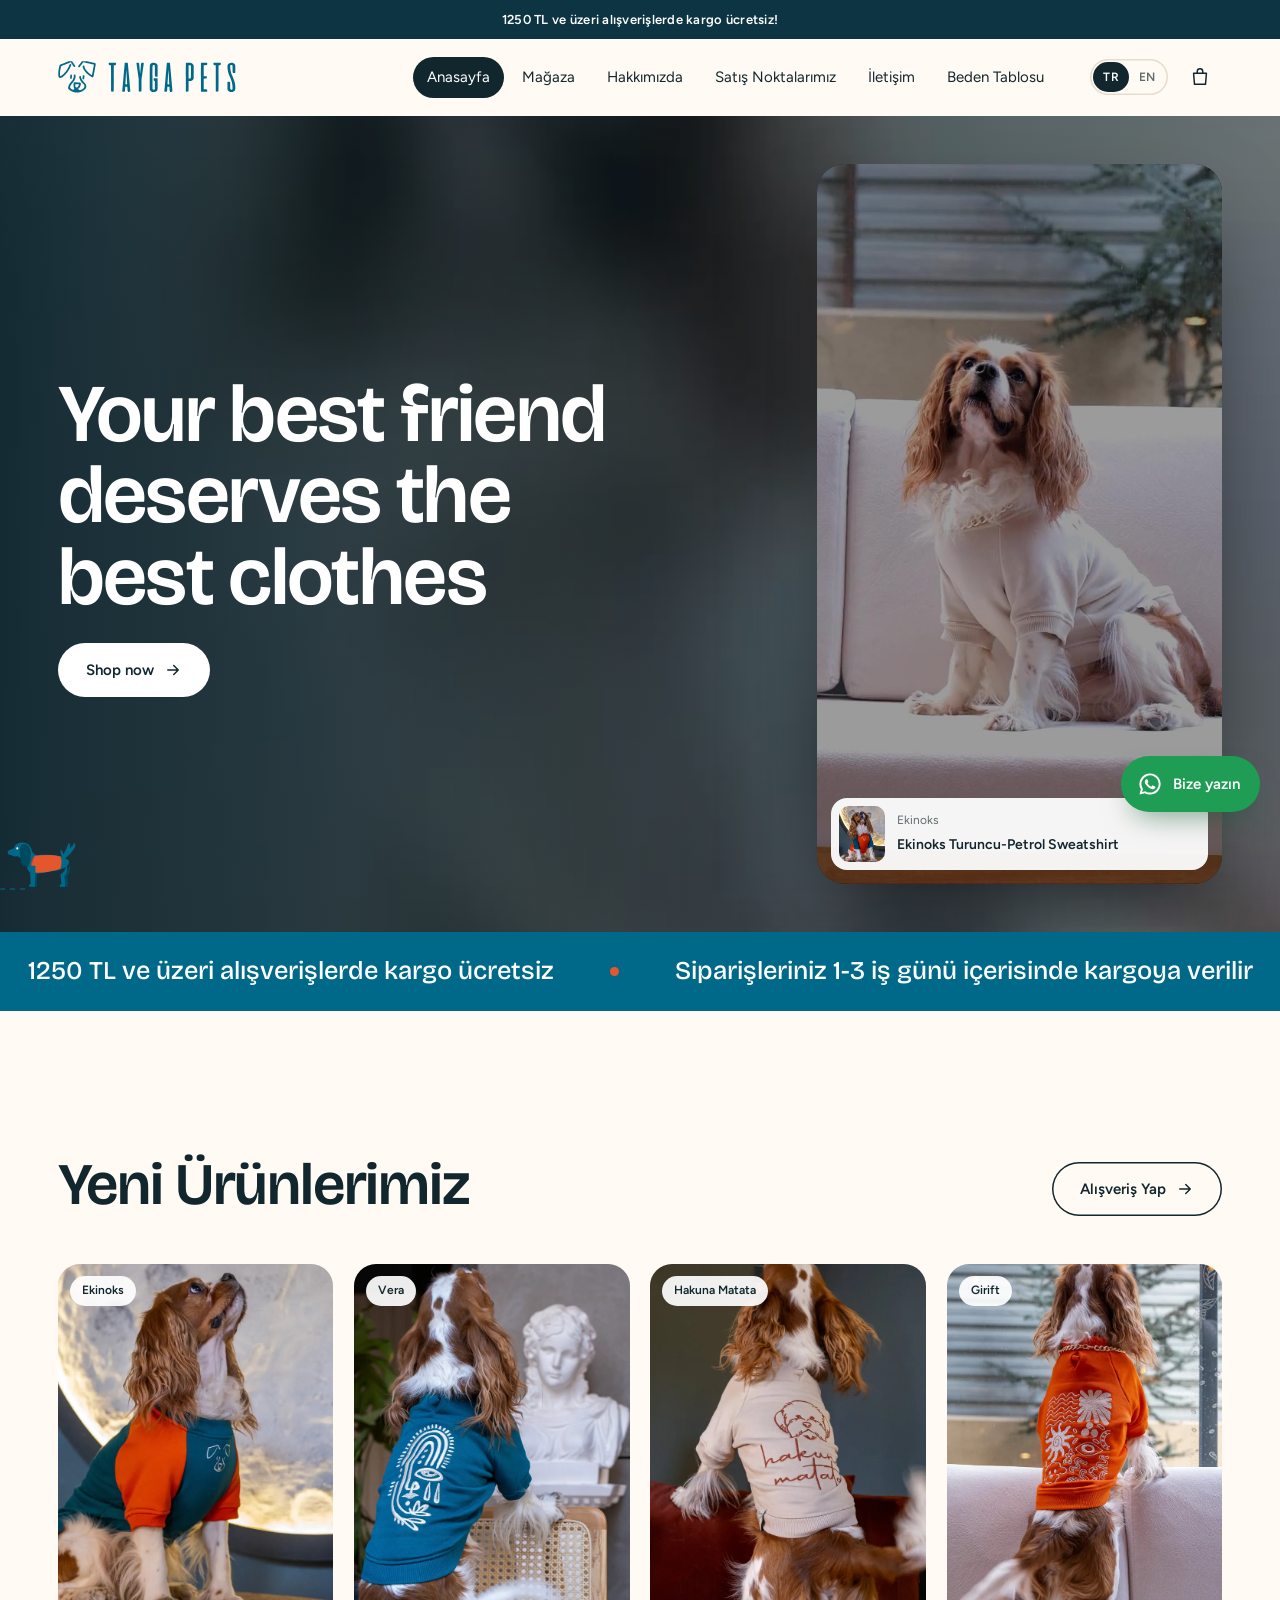
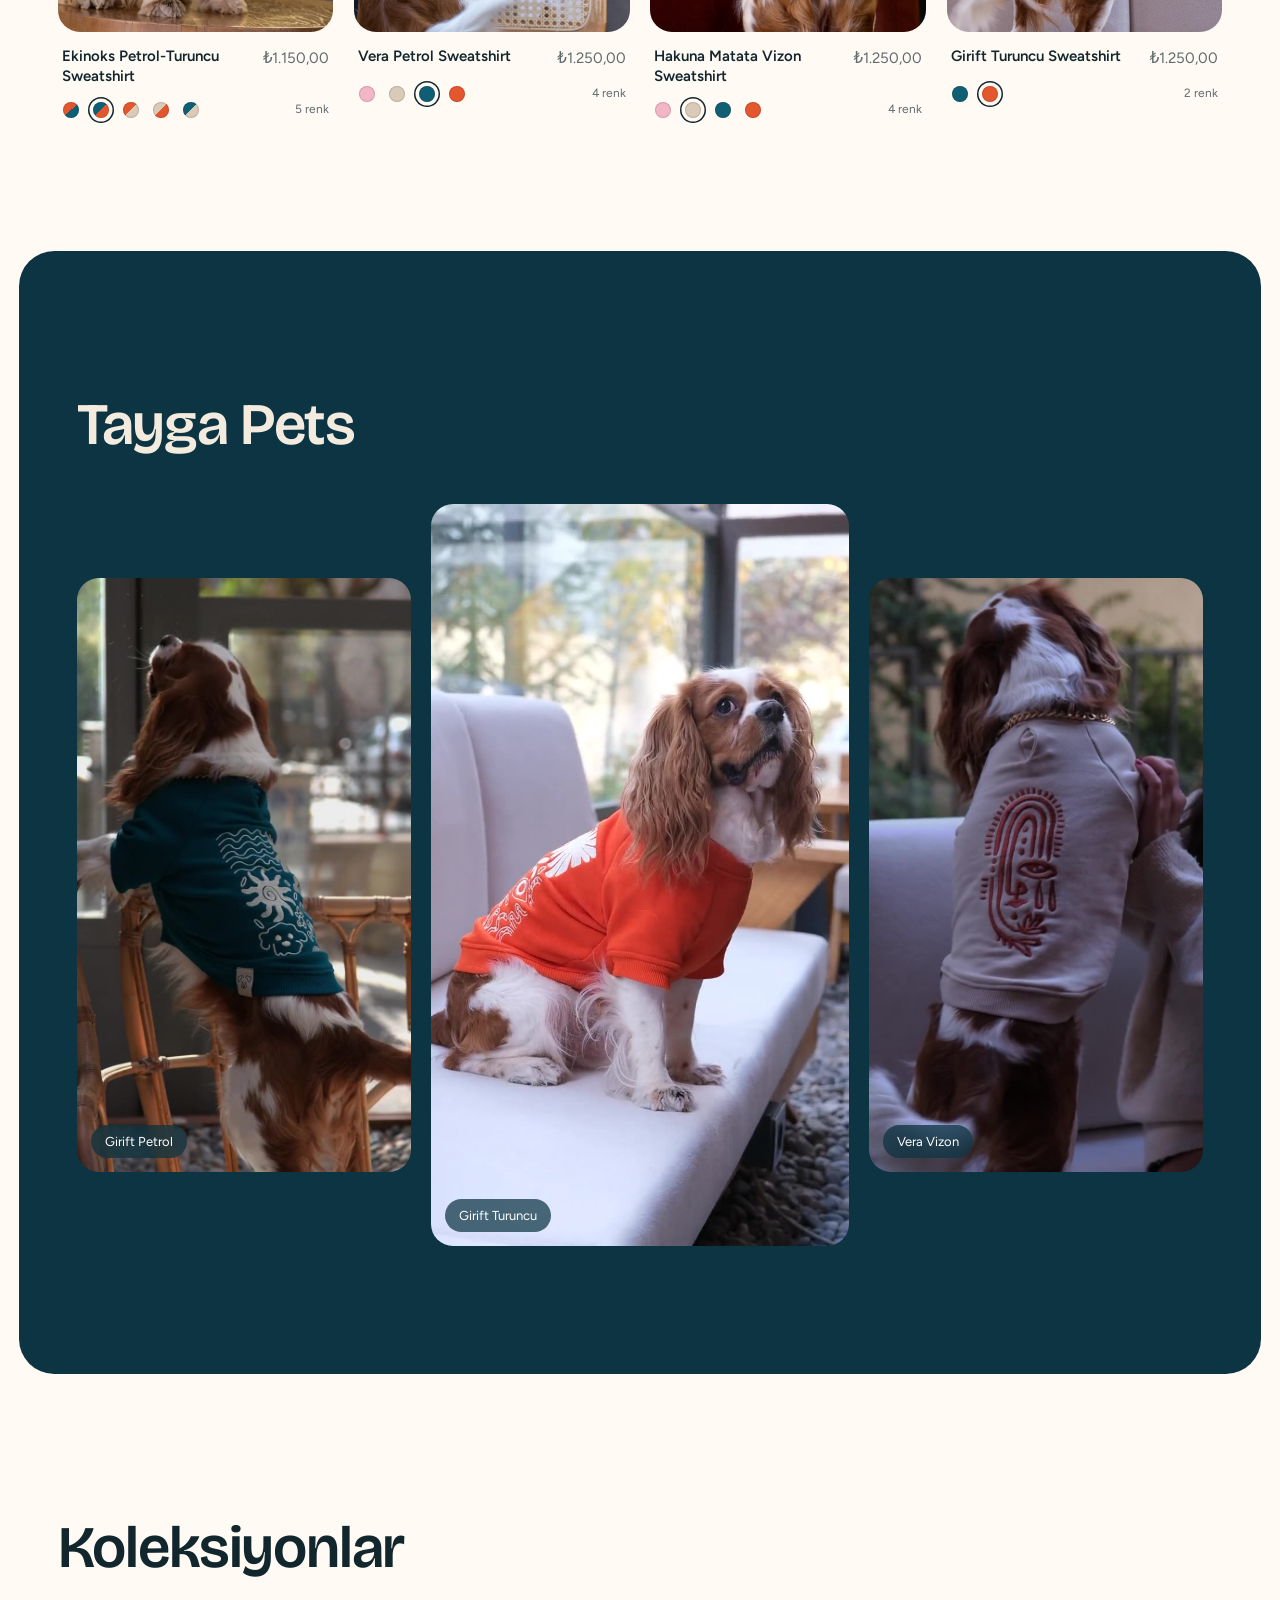
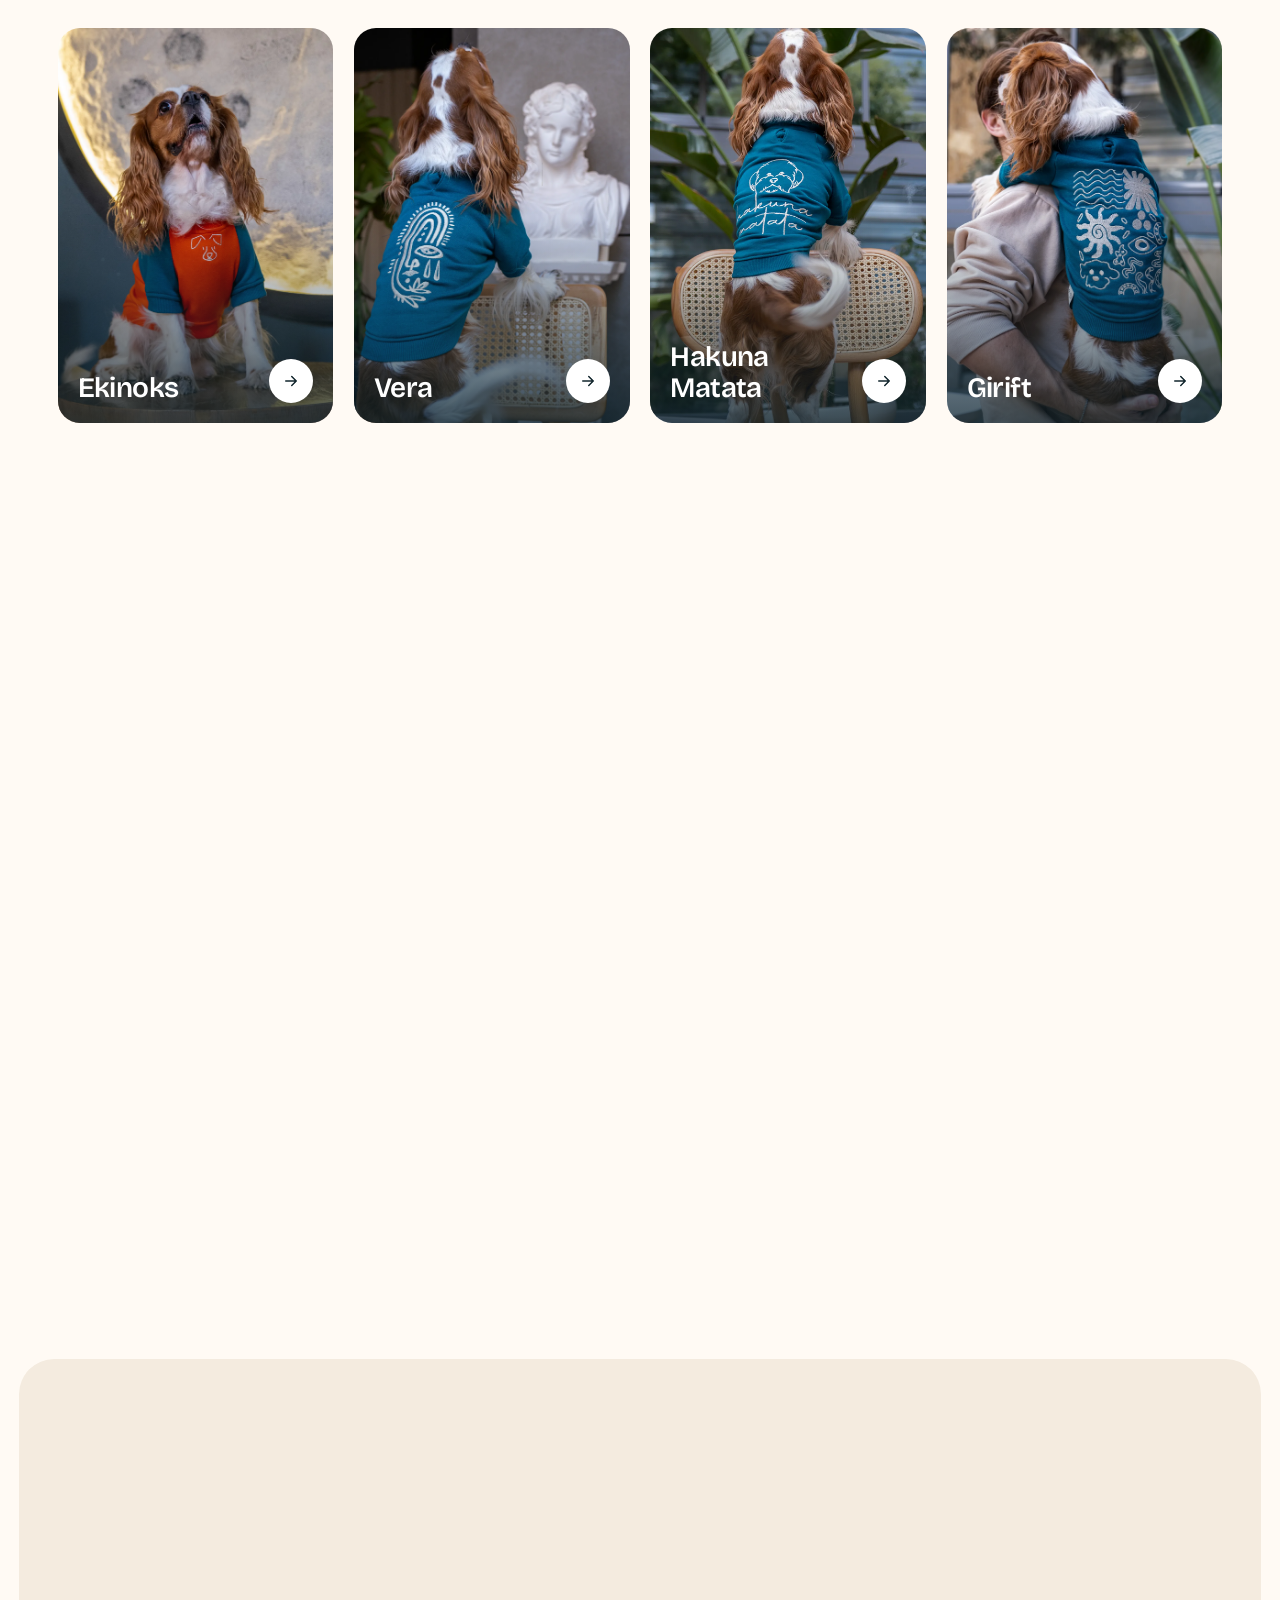
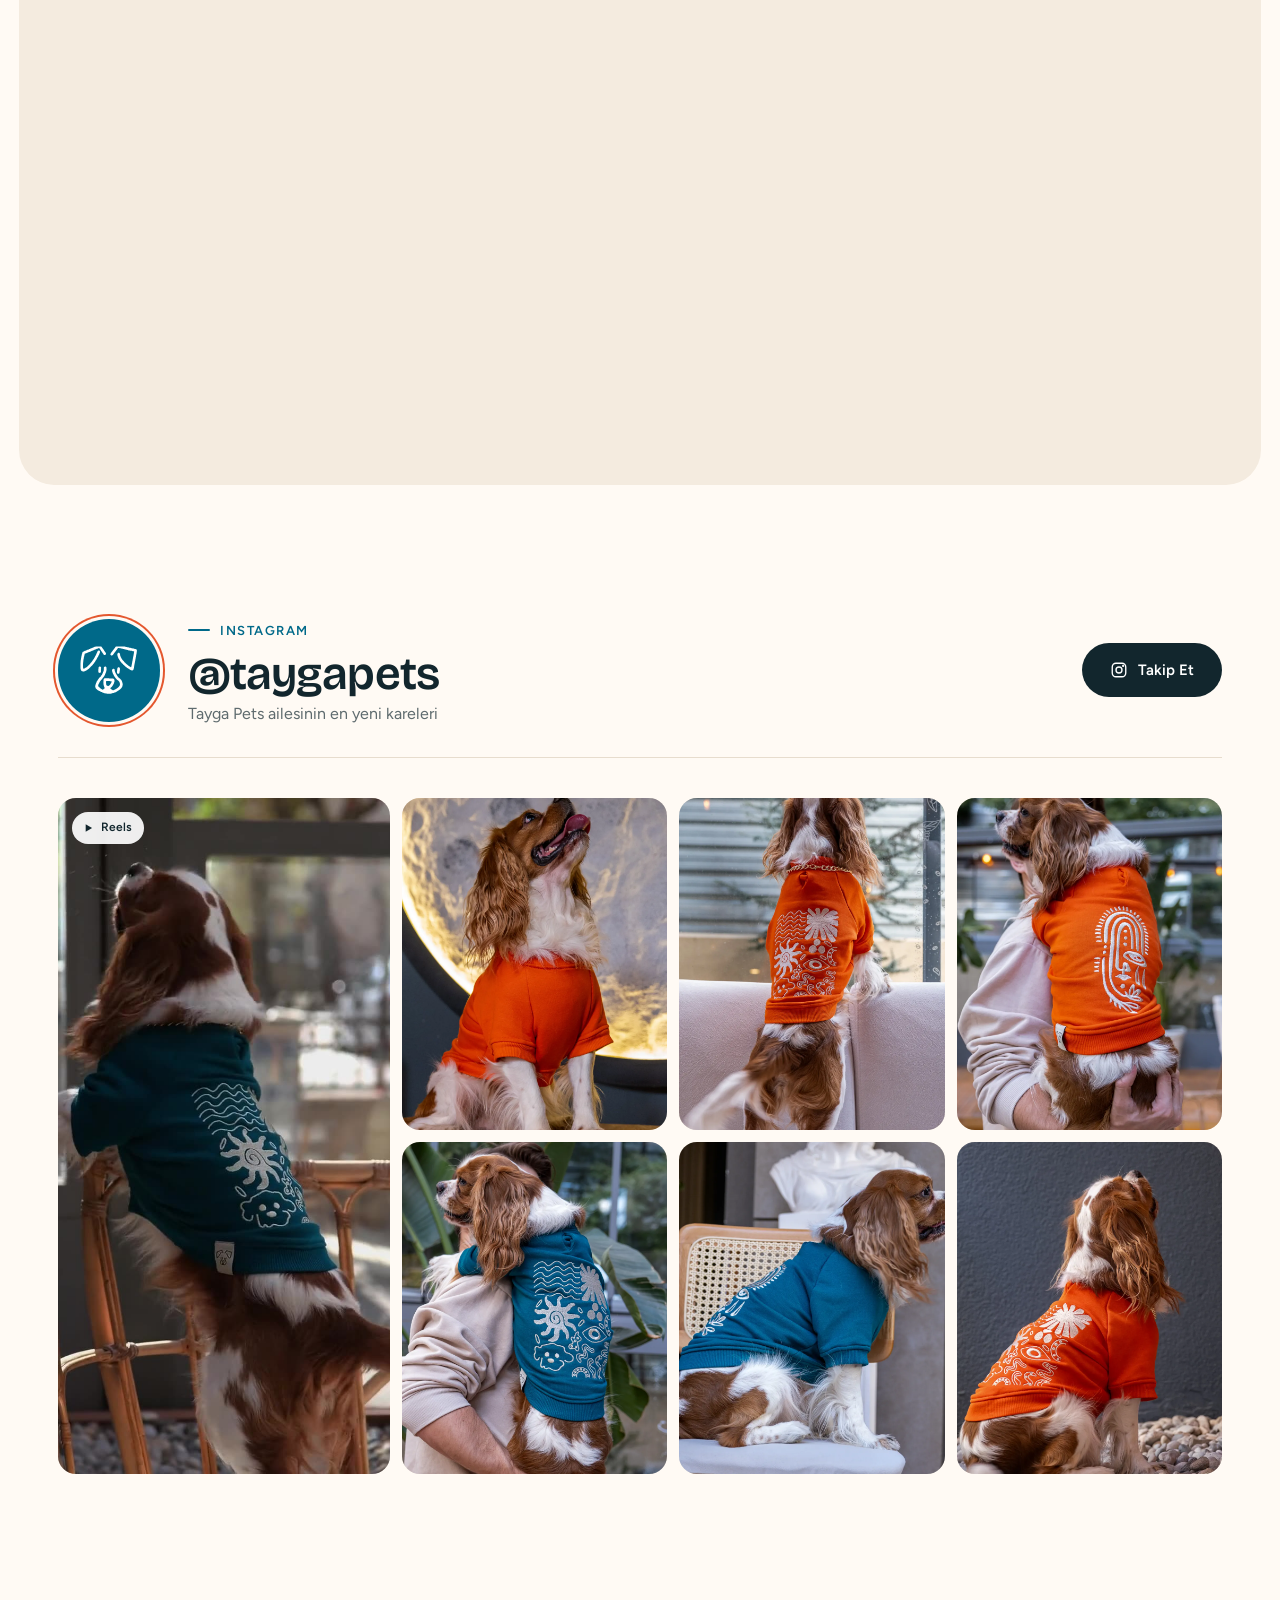
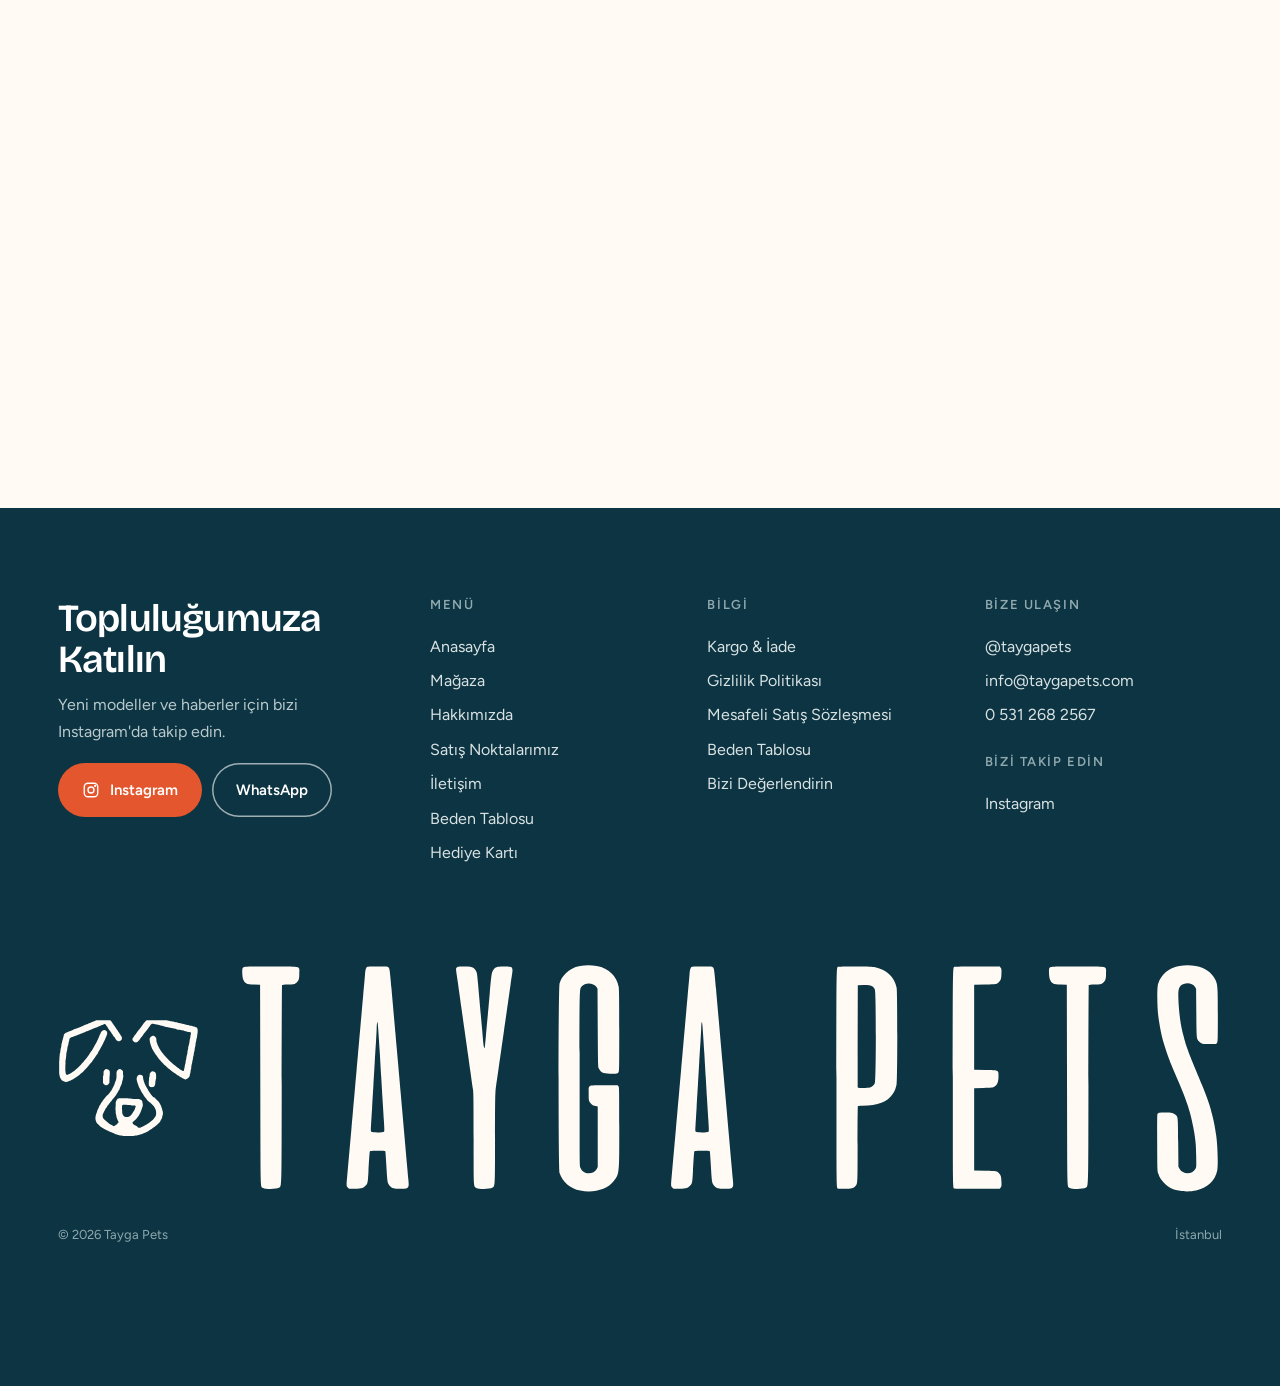
<file: index.html>
<!doctype html>
<html lang="tr">
<head>
<meta charset="utf-8">
<meta name="viewport" content="width=device-width, initial-scale=1, viewport-fit=cover">
<title>Tayga Pets</title>
<meta name="description" content="Tayga Pets: köpekler için nakışlı sweatshirtler.">
<link rel="icon" href="icon.png">
<link rel="apple-touch-icon" href="icon.png">
<meta property="og:site_name" content="Tayga Pets">
<meta property="og:title" content="Tayga Pets">
<meta property="og:description" content="Tayga Pets: köpekler için nakışlı sweatshirtler.">
<meta property="og:image" content="https://taygapets.com/hi-1750.webp">
<meta property="og:type" content="website">
<meta name="theme-color" content="#fffaf4">
<link rel="preconnect" href="https://fonts.googleapis.com">
<link rel="preconnect" href="https://fonts.gstatic.com" crossorigin>
<link href="https://fonts.googleapis.com/css2?family=Bricolage+Grotesque:opsz,wght@12..96,500;12..96,600&family=Figtree:wght@400;500;600&display=swap" rel="stylesheet">
<link rel="stylesheet" href="style.css">
</head>
<body>
<a class="skip" href="#main">Ana İçeriğe Atla</a>
<p class="bar"><b>1250 TL ve üzeri alışverişlerde kargo ücretsiz!</b></p>
<header class="top">
  <div class="wrap top-in">
    <a class="logo" href="index.html" aria-label="Tayga Pets anasayfa"><svg class="logo-m" aria-hidden="true" xmlns="http://www.w3.org/2000/svg" viewBox="0 0 2987 2507" xmlns:c2pa="http://c2pa.org/manifest"><metadata><c2pa:manifest>[base64]/[base64]/Ky8738kIAAACAY2JvcqVjYWxnZnNoYTI1NmNwYWRNAAAAAAAAAAAAAAAAAGRoYXNoWCA8Nz4ki4CBLXhWkSf/RtUwE2SkbK+WMxrg50oVi7FyI2RuYW1lbmp1bWJmIG1hbmlmZXN0amV4Y2x1c2lvbnOBomVzdGFydBh/[base64]/[base64]/[base64]/3cyjxFA3Qo5S46fX0/ihY0VZ7mfb9KF703t5OjWDBWMA4GA1UdDwEB/wQEAwIHgDAVBgNVHSUEDjAMBgorBgEEAYPoXgIBMAwGA1UdEwEB/wQCMAAwHwYDVR0jBBgwFoAUzlHiBIFOZFsj+OPEz5o+nMHXXMIwCgYIKoZIzj0EAwMDZwAwZAIwMXMdFJ4BetLLVY7ORuE9noqbbAZOZn/aArXyTwFAZfKrPzxF2vPoJNf1+UCdg1XGAjBwX1zd9WGqYkqmL5SFqw1QySjr1zJfpJM9+1rdDwSPLMOPOjKuiXjoU/[base64]/343T7dY8rOn0obJ5u2Gse6RGCFdjsLszE/23PYOQZMzeZJrdxHAtCN0oseomE5mboYMs=</c2pa:manifest></metadata><path fill="currentColor" fill-rule="evenodd" d="M1409.0 2483.0C1387.7 2482.4 1385.3 2482.1 1363.0 2477.8C1350.1 2475.2 1336.1 2472.9 1332.0 2472.5C1318.9 2471.4 1312.9 2470.0 1299.2 2464.9C1289.9 2461.5 1280.3 2458.8 1268.1 2456.4C1248.5 2452.5 1244.5 2451.4 1231.5 2445.9C1226.5 2443.8 1216.7 2440.5 1209.5 2438.5C1198.5 2435.4 1192.4 2432.8 1169.0 2421.0C1148.0 2410.5 1138.4 2406.2 1128.4 2403.1C1121.2 2400.9 1109.3 2396.2 1101.9 2392.7C1094.5 2389.2 1084.9 2385.1 1080.5 2383.5C1069.2 2379.6 1050.7 2370.6 1035.5 2361.8C1028.3 2357.7 1018.2 2352.1 1013.0 2349.5C1001.1 2343.6 997.1 2341.2 957.0 2317.2C914.3 2291.6 908.4 2287.3 881.5 2262.5C875.5 2257.0 866.5 2249.0 861.5 2244.8C849.1 2234.3 825.1 2209.8 820.1 2202.5C817.3 2198.6 814.9 2193.2 812.9 2186.5C810.1 2177.2 807.4 2169.3 801.5 2153.0C798.4 2144.4 793.0 2114.5 793.0 2106.1C793.0 2102.4 793.9 2094.4 795.0 2088.3C796.1 2082.2 797.4 2070.9 798.0 2063.3C799.0 2048.8 800.8 2041.1 805.7 2030.4C807.1 2027.1 810.4 2018.0 813.0 2010.0C815.7 2002.0 819.6 1991.1 821.8 1985.8C824.5 1979.5 827.0 1970.9 829.0 1961.0C832.6 1943.4 835.2 1935.9 842.0 1923.9C844.8 1919.1 849.0 1910.7 851.4 1905.3C853.8 1899.9 857.8 1891.1 860.4 1885.8C862.9 1880.4 866.6 1871.2 868.6 1865.3C873.8 1849.8 876.8 1843.9 887.3 1828.9C892.5 1821.5 898.9 1811.7 901.7 1807.0C904.5 1802.3 909.5 1793.8 912.9 1788.0C916.3 1782.2 922.7 1773.2 927.1 1768.0C935.5 1758.2 941.2 1750.2 949.7 1736.5C952.4 1732.1 958.9 1722.8 964.1 1715.9C969.3 1709.0 976.0 1699.3 979.0 1694.5C982.6 1688.7 989.4 1680.4 998.8 1670.6C1006.6 1662.3 1016.1 1651.7 1019.8 1647.0C1028.6 1635.9 1039.0 1625.5 1052.2 1614.8C1058.0 1610.0 1066.4 1602.0 1070.7 1596.9C1075.0 1591.8 1082.7 1582.9 1087.9 1577.1C1098.2 1565.4 1104.1 1557.2 1111.9 1543.3C1117.2 1533.9 1119.2 1531.2 1132.0 1516.0C1137.4 1509.5 1141.0 1503.8 1146.9 1492.0C1151.2 1483.5 1160.8 1464.8 1168.3 1450.5C1177.3 1433.2 1183.2 1420.6 1185.9 1412.8C1188.1 1406.4 1191.7 1397.4 1194.0 1392.8C1200.2 1380.5 1202.9 1372.8 1205.6 1360.0C1207.5 1350.7 1209.1 1346.2 1214.0 1336.5C1219.3 1325.9 1224.5 1312.3 1232.5 1288.4C1233.8 1284.5 1235.6 1276.4 1236.4 1270.4C1237.2 1264.4 1238.7 1255.9 1239.6 1251.5C1241.1 1244.7 1241.4 1234.6 1241.9 1184.5C1242.6 1119.2 1242.5 1120.6 1249.7 1108.0C1269.6 1073.6 1301.8 1056.1 1326.7 1066.2C1349.9 1075.6 1366.7 1089.5 1374.5 1105.5C1379.2 1115.1 1380.0 1121.5 1380.0 1151.0C1380.0 1178.6 1380.6 1184.6 1384.6 1196.6C1388.2 1207.7 1388.6 1214.0 1386.0 1222.5C1381.5 1237.5 1381.0 1239.8 1380.0 1250.5C1378.9 1261.0 1373.9 1290.6 1372.1 1296.7C1371.6 1298.2 1369.2 1304.9 1366.7 1311.5C1361.7 1324.7 1358.0 1340.9 1355.6 1360.1C1353.7 1375.2 1352.3 1379.5 1343.7 1396.6C1340.1 1403.8 1334.8 1415.2 1332.0 1422.0C1329.2 1428.8 1323.5 1441.1 1319.4 1449.3C1313.3 1461.4 1311.2 1466.8 1308.5 1477.5C1304.6 1493.0 1304.1 1494.2 1295.4 1505.7C1282.2 1523.1 1278.5 1529.6 1272.1 1545.7C1268.1 1555.8 1249.8 1585.6 1239.1 1599.4C1228.0 1613.8 1213.8 1634.0 1207.3 1644.5C1199.0 1657.9 1194.1 1663.9 1177.5 1681.0C1161.8 1697.3 1153.9 1707.4 1147.1 1720.0C1140.5 1732.4 1135.3 1738.9 1118.0 1757.2C1106.1 1769.8 1096.9 1780.8 1084.4 1797.5C1075.0 1810.2 1064.2 1824.1 1060.3 1828.6C1051.6 1838.6 1048.7 1842.9 1042.1 1855.4C1035.6 1867.7 1031.6 1873.7 1020.0 1888.1C1013.7 1896.0 1009.4 1902.6 1006.2 1909.3C1003.6 1914.7 991.3 1939.5 978.9 1964.3C948.4 2025.4 948.0 2026.4 948.0 2052.6C948.0 2091.3 957.5 2111.5 987.5 2136.8C992.5 2141.0 1001.9 2149.3 1008.4 2155.3C1014.9 2161.3 1025.5 2170.1 1031.9 2174.9C1038.3 2179.8 1049.5 2189.2 1056.9 2195.9C1079.7 2216.6 1110.0 2237.1 1136.1 2249.2C1141.3 2251.7 1151.1 2257.4 1157.8 2261.9C1184.9 2280.4 1193.5 2278.8 1224.9 2250.2C1232.6 2243.1 1242.8 2234.9 1248.5 2231.2C1260.0 2223.9 1264.9 2219.5 1273.2 2209.1C1288.0 2190.7 1288.4 2182.8 1275.4 2162.6C1267.2 2149.8 1264.2 2143.7 1258.7 2127.5C1256.2 2120.3 1252.2 2109.5 1249.7 2103.4C1244.8 2091.3 1238.0 2062.8 1236.0 2046.0C1235.2 2039.5 1233.2 2031.7 1229.7 2021.5L1224.6 2006.5L1223.9 1974.5C1223.3 1946.6 1222.9 1941.1 1220.9 1931.5C1217.5 1915.5 1217.5 1888.3 1220.9 1872.5C1223.2 1862.2 1223.3 1858.7 1224.0 1814.5L1224.6 1767.5L1227.2 1760.0C1229.6 1753.2 1235.1 1739.2 1241.6 1723.5C1245.1 1714.9 1252.3 1705.6 1262.7 1696.3C1282.1 1678.9 1275.5 1679.8 1376.9 1680.3C1456.5 1680.6 1458.8 1680.6 1470.0 1682.8C1476.3 1684.0 1488.5 1685.5 1497.0 1686.0C1505.5 1686.5 1517.7 1687.9 1524.0 1689.0C1531.5 1690.4 1543.1 1691.4 1557.0 1692.0C1572.1 1692.6 1581.9 1693.5 1590.0 1695.1C1600.8 1697.2 1605.2 1697.4 1658.5 1698.0C1723.6 1698.7 1715.8 1697.7 1742.9 1709.4C1777.8 1724.5 1788.0 1737.2 1791.9 1770.5C1792.5 1775.5 1794.4 1784.9 1796.2 1791.5C1799.3 1803.1 1799.4 1804.2 1799.5 1823.5C1799.5 1845.6 1798.8 1849.4 1792.5 1861.9C1787.7 1871.6 1784.5 1881.2 1782.1 1893.2C1780.9 1899.1 1778.2 1908.2 1775.9 1913.7C1773.6 1919.1 1769.7 1930.0 1767.0 1938.0C1764.4 1946.0 1760.3 1957.0 1757.8 1962.5C1755.3 1968.0 1751.3 1977.0 1749.0 1982.5C1744.2 1993.8 1742.4 1997.3 1729.5 2019.0C1724.4 2027.5 1717.7 2039.2 1714.5 2045.0C1707.3 2058.0 1704.7 2062.1 1695.0 2074.0C1690.8 2079.2 1684.1 2088.2 1680.0 2094.0C1669.7 2108.6 1670.1 2108.3 1648.2 2130.3C1633.7 2144.9 1624.3 2153.3 1612.8 2162.1C1588.0 2181.1 1580.6 2190.4 1580.5 2203.0C1580.4 2219.4 1599.8 2241.5 1621.3 2249.6C1632.9 2253.9 1641.7 2258.7 1664.5 2272.6C1668.3 2274.9 1678.9 2282.3 1688.0 2289.1C1708.8 2304.4 1714.9 2307.5 1724.5 2307.4C1733.0 2307.3 1749.0 2302.3 1765.0 2294.8C1770.8 2292.1 1781.3 2287.8 1788.5 2285.3C1795.7 2282.8 1805.1 2278.7 1809.5 2276.0C1813.9 2273.4 1824.7 2267.6 1833.5 2263.2C1853.1 2253.5 1854.5 2252.7 1895.3 2228.2C1913.4 2217.4 1931.5 2205.8 1935.5 2202.5C1963.3 2179.9 1978.9 2166.9 1988.5 2158.3C1994.6 2152.9 2003.3 2145.6 2007.9 2142.1C2022.7 2130.8 2027.6 2124.8 2041.1 2101.6C2043.0 2098.4 2048.9 2091.0 2054.3 2085.2C2062.8 2076.1 2065.0 2073.0 2069.6 2063.5C2080.0 2042.1 2082.0 2030.7 2082.0 1993.7C2082.0 1963.2 2081.4 1958.7 2075.5 1943.0C2073.1 1936.5 2069.5 1925.0 2067.6 1917.4C2062.5 1897.6 2049.4 1871.4 2036.8 1855.8C2011.8 1824.6 1991.7 1803.8 1974.0 1790.7C1966.6 1785.2 1956.9 1777.7 1952.5 1774.0C1948.1 1770.4 1937.9 1761.9 1929.9 1755.2C1921.8 1748.5 1911.8 1739.3 1907.7 1734.8C1903.5 1730.2 1893.6 1719.4 1885.7 1710.7C1877.7 1702.0 1867.5 1689.7 1862.9 1683.2C1858.3 1676.8 1851.1 1667.1 1846.8 1661.7C1837.7 1650.3 1827.7 1635.6 1819.5 1621.5C1813.0 1610.4 1795.7 1584.4 1785.6 1570.5C1782.0 1565.5 1776.5 1556.5 1773.4 1550.5C1770.2 1544.5 1764.8 1534.5 1761.3 1528.3C1757.8 1522.1 1753.3 1513.1 1751.3 1508.3C1746.8 1497.0 1743.3 1490.1 1734.7 1475.5C1725.4 1459.7 1719.1 1446.2 1713.9 1431.0C1711.6 1424.1 1707.1 1412.0 1703.9 1403.9C1700.8 1395.9 1696.6 1384.2 1694.7 1377.9C1692.8 1371.7 1689.3 1361.5 1687.0 1355.5C1683.3 1345.7 1680.6 1336.5 1671.4 1301.0C1668.0 1288.2 1667.2 1271.6 1669.3 1259.5C1671.2 1248.8 1681.7 1218.8 1686.3 1211.1C1707.3 1175.6 1759.6 1169.7 1789.6 1199.5C1802.1 1211.9 1804.8 1220.1 1806.0 1249.0L1806.8 1268.5L1811.8 1283.5C1815.1 1293.4 1817.4 1302.4 1818.5 1309.9C1820.3 1322.4 1823.2 1331.4 1829.1 1343.1C1831.2 1347.4 1834.5 1356.4 1836.5 1363.1C1838.9 1371.6 1842.5 1380.6 1847.9 1391.5C1852.3 1400.3 1861.7 1419.5 1868.9 1434.1C1878.1 1452.9 1884.1 1463.8 1889.5 1471.3C1896.7 1481.5 1904.0 1493.9 1916.0 1516.1C1919.0 1521.7 1925.2 1531.5 1929.8 1537.9C1934.4 1544.3 1941.1 1554.0 1944.7 1559.5C1971.2 1600.3 2004.5 1641.2 2020.5 1652.5C2023.8 1654.8 2031.2 1659.1 2037.0 1662.0C2047.1 1667.1 2048.1 1667.9 2062.0 1682.3C2083.0 1704.0 2099.0 1720.0 2121.0 1741.5L2140.5 1760.5L2149.6 1776.0C2165.5 1803.0 2173.8 1818.3 2177.4 1826.8C2179.4 1831.3 2182.6 1838.3 2184.6 1842.3C2189.2 1851.4 2192.2 1859.4 2195.4 1870.8C2196.8 1875.7 2199.8 1884.4 2202.0 1890.1C2204.7 1896.9 2207.3 1906.9 2210.0 1920.1C2212.8 1934.1 2215.4 1943.9 2219.0 1953.4C2225.5 1971.1 2226.3 1976.7 2225.8 2002.9L2225.4 2024.5L2220.2 2039.5C2216.7 2049.8 2214.6 2058.0 2213.6 2065.6C2209.9 2092.0 2206.0 2106.2 2199.2 2117.2C2197.1 2120.7 2192.7 2127.7 2189.6 2132.8C2186.4 2138.0 2179.9 2150.1 2175.0 2159.8C2170.2 2169.6 2164.2 2180.2 2161.7 2183.5C2154.7 2192.7 2092.9 2251.2 2078.0 2262.8C2073.3 2266.4 2064.3 2273.5 2058.0 2278.5C2051.7 2283.6 2040.0 2292.5 2032.0 2298.3C2024.0 2304.1 2012.8 2312.7 2007.0 2317.4C2001.2 2322.1 1991.8 2328.7 1986.0 2332.1C1980.2 2335.6 1971.0 2341.4 1965.5 2345.0C1960.0 2348.6 1952.6 2353.4 1949.0 2355.5C1945.4 2357.6 1935.8 2363.7 1927.5 2369.1C1900.5 2386.5 1852.5 2410.8 1828.9 2418.9C1822.5 2421.1 1812.6 2425.4 1806.9 2428.4C1799.4 2432.4 1792.8 2434.9 1783.1 2437.5C1775.7 2439.5 1765.4 2443.1 1760.1 2445.4C1747.3 2451.1 1742.4 2452.7 1730.5 2454.5C1712.9 2457.3 1701.8 2460.1 1688.5 2465.0C1675.1 2470.0 1669.0 2471.4 1656.0 2472.5C1651.9 2472.9 1636.8 2475.5 1622.5 2478.3L1596.5 2483.5L1514.0 2483.6C1468.6 2483.6 1421.4 2483.4 1409.0 2483.0ZM1483.0 2078.7C1506.9 2070.6 1540.4 2049.2 1552.4 2034.3C1582.4 1997.1 1588.9 1988.1 1598.2 1970.5C1602.3 1962.8 1608.6 1952.2 1612.2 1947.0C1623.2 1931.1 1628.3 1919.8 1634.5 1897.7C1636.5 1890.7 1640.4 1879.2 1643.2 1872.2C1651.6 1851.4 1651.0 1844.6 1640.3 1839.3L1634.5 1836.5L1599.0 1835.9L1563.5 1835.4L1548.0 1830.0L1532.5 1824.5L1480.0 1823.9C1432.0 1823.4 1426.5 1823.1 1416.0 1821.2C1392.7 1816.8 1378.6 1817.3 1369.7 1823.0C1363.5 1826.9 1361.1 1832.3 1359.9 1845.2C1359.4 1850.9 1358.3 1861.6 1357.4 1869.0C1355.2 1886.8 1355.9 1911.1 1359.0 1926.0C1360.8 1934.6 1361.3 1941.7 1362.0 1965.5C1362.8 1996.8 1363.2 1999.1 1369.6 2013.6C1371.0 2016.9 1374.0 2024.2 1376.1 2030.0C1383.7 2050.3 1396.6 2064.3 1417.5 2074.7C1430.0 2081.0 1436.0 2082.0 1458.5 2081.6C1473.6 2081.3 1476.3 2081.0 1483.0 2078.7ZM1971.3 1444.5C1955.0 1440.9 1935.0 1423.9 1929.9 1409.5C1926.4 1399.6 1925.8 1389.9 1926.3 1353.3C1926.6 1322.1 1926.9 1317.4 1928.9 1308.0C1930.7 1299.5 1931.3 1292.5 1931.9 1271.5L1932.7 1245.5L1938.0 1230.0L1943.2 1214.5L1944.1 1195.0C1945.5 1159.9 1949.6 1147.1 1963.9 1132.9C1991.5 1105.6 2020.4 1103.6 2051.7 1126.8C2061.8 1134.3 2069.0 1142.5 2073.9 1151.9C2081.6 1166.8 2081.5 1165.9 2081.5 1217.0L2081.5 1262.5L2076.3 1277.5C2072.0 1289.9 2070.9 1294.5 2070.0 1304.0C2069.4 1310.3 2068.0 1320.2 2066.9 1326.0C2065.5 1333.3 2064.6 1343.6 2064.0 1359.5C2063.1 1385.3 2062.8 1386.9 2053.5 1409.0C2045.2 1428.5 2035.4 1439.5 2022.7 1443.6C2015.5 1445.9 1980.3 1446.6 1971.3 1444.5ZM1011.0 1404.5C1001.6 1401.9 984.8 1395.0 980.6 1392.1C974.9 1388.1 971.2 1383.0 964.1 1369.0C953.9 1349.0 954.5 1354.7 954.5 1282.0L954.5 1218.5L959.9 1203.0L965.3 1187.5L966.1 1154.0C966.9 1113.0 968.1 1107.4 979.4 1091.5C990.6 1075.9 1005.8 1065.1 1019.7 1063.0C1033.7 1060.8 1042.5 1063.1 1066.3 1075.3C1088.2 1086.4 1093.2 1092.4 1097.8 1112.5C1100.8 1125.7 1098.7 1201.1 1094.9 1218.0C1092.9 1226.9 1092.7 1231.3 1092.1 1287.0C1091.3 1357.9 1091.9 1354.7 1076.5 1375.5C1066.5 1389.0 1060.7 1393.2 1043.3 1399.6C1025.0 1406.3 1020.0 1407.1 1011.0 1404.5ZM159.5 1335.3C158.4 1335.0 152.8 1332.9 147.0 1330.5C141.2 1328.2 130.5 1324.4 123.3 1322.0C109.4 1317.6 100.2 1312.8 87.0 1303.0C73.7 1293.2 62.1 1276.8 48.9 1249.4C38.5 1227.8 37.1 1223.4 33.1 1200.0C31.4 1190.4 28.8 1175.5 27.3 1167.0L24.5 1151.5L24.5 1022.5L24.5 893.5L26.9 882.5C28.9 873.0 29.3 867.3 30.0 840.0C30.7 813.7 31.2 806.8 33.0 798.0C34.6 790.1 35.3 781.7 35.9 764.5L36.7 741.5L41.9 726.4C46.6 712.4 47.1 710.2 48.0 696.9C48.6 689.0 49.9 677.8 51.0 672.0C52.1 666.2 53.4 655.0 54.0 647.1C54.9 633.9 55.4 631.5 59.9 618.1C62.7 610.0 65.4 599.7 66.0 595.0C66.6 590.3 68.0 581.8 69.1 576.0C70.1 570.2 71.4 559.1 72.0 551.3C73.0 537.0 73.8 533.5 80.3 515.5C81.7 511.6 84.9 497.1 87.5 483.2C90.8 465.0 93.2 454.9 96.0 446.9C98.3 440.7 101.1 429.8 102.5 421.9C105.2 406.8 107.7 398.5 113.5 384.7C117.5 375.2 119.2 367.2 120.9 351.4C122.2 339.3 125.1 330.7 130.7 322.5C136.5 313.9 146.1 303.8 152.3 299.7C158.7 295.5 179.8 286.5 195.2 281.4C201.4 279.4 212.1 275.0 219.0 271.8C225.9 268.5 235.7 264.3 240.8 262.4C245.9 260.5 256.3 256.1 263.8 252.6C271.3 249.0 282.2 244.7 288.0 243.0C300.7 239.2 325.6 228.5 344.0 219.1C352.8 214.6 361.3 211.1 368.5 209.0C374.6 207.3 384.0 203.9 389.5 201.4C402.0 195.7 409.9 192.8 422.0 189.5C427.7 188.0 438.5 183.6 449.0 178.6C458.6 174.0 468.3 169.6 470.5 169.0C472.7 168.3 480.1 165.5 487.0 162.8C493.9 160.0 505.4 155.8 512.5 153.3C530.2 147.1 540.9 142.4 554.9 134.6C563.3 129.9 571.2 126.5 581.7 123.1C589.8 120.4 601.7 115.7 608.1 112.7C614.5 109.6 623.9 105.5 629.1 103.7C634.3 101.8 641.7 98.7 645.5 96.7C656.5 91.2 664.1 88.3 675.7 84.9C682.7 82.9 695.9 77.4 713.1 69.4C731.3 60.9 742.4 56.3 748.1 55.0C765.7 50.7 768.8 49.7 780.2 43.9C795.0 36.5 810.3 29.7 818.9 26.8L825.5 24.5L958.5 24.2C1040.9 24.0 1093.9 24.3 1097.8 24.9C1115.4 27.6 1127.1 38.9 1148.0 73.0C1152.5 80.4 1160.6 92.6 1166.0 100.0C1177.5 116.0 1188.9 132.9 1199.2 149.5C1203.3 156.1 1210.9 167.2 1216.1 174.2C1221.3 181.2 1229.5 192.9 1234.3 200.2C1239.1 207.5 1248.1 220.7 1254.1 229.5C1260.2 238.3 1268.9 251.9 1273.6 259.7C1278.2 267.5 1287.0 280.6 1293.2 288.8C1299.4 297.1 1306.9 308.0 1309.8 313.2C1312.7 318.3 1318.4 326.8 1322.6 332.0C1332.2 344.2 1348.6 369.6 1351.6 377.0C1357.6 391.7 1357.6 420.1 1351.7 432.9C1347.6 442.0 1328.1 458.8 1312.7 466.6C1302.8 471.7 1295.1 473.4 1285.5 472.7C1269.3 471.6 1257.3 465.3 1241.4 449.5C1229.3 437.6 1226.1 433.2 1215.0 413.5C1203.7 393.6 1198.7 386.7 1185.6 373.0C1178.1 365.3 1172.2 358.1 1170.0 354.2C1161.8 339.5 1156.6 331.0 1152.2 325.3C1149.6 321.9 1144.9 315.8 1141.8 311.8C1138.7 307.7 1133.6 299.7 1130.5 294.0C1123.7 281.5 1118.9 274.3 1109.4 262.5C1105.5 257.6 1099.7 249.4 1096.5 244.5C1093.3 239.6 1087.7 231.4 1083.9 226.5C1080.2 221.6 1072.3 209.2 1066.4 199.0C1056.0 181.0 1040.4 157.2 1029.0 142.0C1025.9 137.9 1020.5 130.3 1017.1 125.2C1003.4 105.2 997.2 103.4 973.5 112.9C966.9 115.6 957.6 118.9 952.9 120.4C948.2 121.8 938.8 125.7 931.9 129.1C918.3 135.8 905.0 141.4 886.1 148.5C879.3 151.0 868.0 155.7 860.9 159.0C853.9 162.3 843.4 166.6 837.8 168.5C832.1 170.5 821.6 175.0 814.5 178.5C806.9 182.3 796.9 186.2 790.5 188.0C784.5 189.8 773.0 194.2 765.0 198.0C757.0 201.7 746.0 206.2 740.5 208.0C735.0 209.8 726.0 213.3 720.5 215.8C715.0 218.2 706.2 221.8 701.0 223.7C695.8 225.6 685.9 229.8 679.1 233.1C672.3 236.3 660.9 240.8 653.9 243.0C646.9 245.2 636.1 249.3 630.0 252.0C623.9 254.7 613.0 258.8 605.7 261.1C598.4 263.4 589.1 266.9 585.0 269.0C562.7 280.2 535.4 292.1 525.7 294.9C514.0 298.3 506.5 301.2 495.5 306.7C491.7 308.7 484.3 311.8 479.1 313.7C473.9 315.5 464.5 319.6 458.1 322.6C451.7 325.7 442.4 329.7 437.5 331.5C432.6 333.3 422.9 337.4 416.0 340.5C407.6 344.4 399.1 347.4 390.1 349.6C370.0 354.6 355.0 360.4 320.0 376.5C313.6 379.4 304.2 383.0 299.0 384.5C286.2 388.1 278.2 391.3 267.6 397.3C248.6 408.0 243.7 416.2 240.5 442.8C238.7 457.3 237.4 462.4 231.9 476.3C224.3 495.3 222.0 505.7 221.1 524.0C220.3 540.2 220.2 540.7 215.8 552.5C213.3 559.1 210.0 568.8 208.5 574.0C207.0 579.2 204.9 585.7 203.8 588.4C200.4 597.2 199.0 605.2 198.0 621.5C197.5 630.3 196.3 641.1 195.5 645.5C194.6 649.9 193.2 658.5 192.4 664.5C191.4 671.8 189.2 680.4 186.0 690.0C182.1 701.6 180.9 706.8 180.0 716.0C179.4 722.3 178.0 732.2 176.9 738.0C175.3 745.8 174.6 755.2 174.0 775.0C173.3 797.5 172.8 803.2 170.7 813.0C169.3 819.3 167.9 827.9 167.5 832.0C166.8 840.0 163.4 862.8 159.4 885.1C156.5 901.5 156.3 913.1 158.7 929.7C160.4 941.5 160.4 942.4 158.5 955.2C155.3 976.7 155.5 1099.4 158.7 1115.5C159.9 1121.5 161.4 1131.7 162.0 1138.0C165.2 1172.2 176.7 1186.7 197.7 1183.0C209.9 1180.9 240.0 1167.3 259.0 1155.2C266.4 1150.5 278.6 1142.9 286.0 1138.4C310.6 1123.4 324.4 1114.2 333.5 1106.9C338.4 1102.9 347.9 1095.8 354.5 1091.0C375.7 1075.9 395.1 1059.6 409.5 1045.0C417.2 1037.2 428.2 1026.7 434.0 1021.5C458.4 999.8 486.4 971.0 493.8 959.8C499.0 952.1 503.6 946.8 510.2 940.8C537.5 916.0 541.1 911.9 556.9 887.5C562.0 879.6 568.2 871.8 575.1 864.5C580.9 858.5 589.7 848.1 594.7 841.5C599.7 834.9 606.3 826.6 609.5 823.0C612.6 819.4 619.2 810.9 624.0 804.0C628.9 797.1 636.5 787.2 641.0 782.0C651.6 769.7 658.2 759.6 666.6 743.3C670.8 735.0 675.7 727.1 679.7 722.3C683.2 718.0 688.8 711.2 692.1 707.2C695.4 703.1 701.6 693.9 705.9 686.7C710.2 679.4 722.0 660.7 732.1 645.0C749.9 617.4 753.6 610.6 774.5 569.0C780.6 556.8 787.5 544.8 792.9 537.0C803.4 522.0 806.9 515.9 810.8 506.0C814.8 496.1 831.4 462.1 838.4 449.5C841.5 444.0 845.4 435.9 847.1 431.6C848.8 427.2 853.5 416.9 857.7 408.7C861.8 400.4 866.9 388.4 869.0 382.1C875.7 361.8 888.2 333.3 896.0 320.5C902.8 309.4 905.0 304.3 907.6 293.2C909.0 287.3 911.5 279.8 913.1 276.5C922.8 256.7 959.2 231.1 977.5 231.0C984.0 231.0 988.4 232.3 1000.3 237.6C1030.5 251.2 1041.9 266.8 1043.7 297.0C1044.7 315.6 1042.4 326.7 1033.1 347.0C1030.5 352.8 1027.3 361.2 1026.0 365.7C1024.6 370.9 1021.4 378.1 1017.4 385.2C1013.8 391.4 1010.1 399.5 1009.0 403.2C1007.9 407.0 1006.1 413.3 1004.9 417.2C1003.8 421.2 1000.2 429.9 997.0 436.5C993.9 443.1 989.3 453.0 987.0 458.5C981.9 470.4 967.0 500.4 957.1 518.5C953.2 525.6 948.0 536.7 945.5 543.0C940.8 555.2 935.8 564.1 926.0 578.0C922.7 582.7 915.9 594.6 910.8 604.5C905.8 614.4 899.2 626.5 896.2 631.5C885.8 648.4 876.7 664.5 869.4 679.0C865.4 687.0 859.5 697.7 856.1 702.8C852.8 708.0 848.7 715.6 846.9 719.8C841.0 734.1 838.1 738.5 811.3 772.9C801.0 786.1 794.5 796.3 775.2 829.5C773.0 833.4 767.7 840.8 763.5 846.0C754.2 857.4 746.9 867.7 727.9 895.9C716.1 913.5 711.3 919.7 701.0 930.4C683.3 948.9 674.4 959.3 665.2 972.2C645.2 1000.4 618.9 1030.4 586.5 1061.7C576.6 1071.3 560.8 1087.1 551.5 1096.8C529.0 1120.2 513.2 1135.1 498.6 1146.8C491.9 1152.1 480.6 1162.1 473.5 1169.0C452.2 1189.6 439.9 1199.5 415.0 1216.0C408.1 1220.6 397.6 1227.9 391.6 1232.3C381.8 1239.4 361.3 1253.1 329.0 1274.1C317.4 1281.6 283.5 1298.3 269.5 1303.5C264.6 1305.3 254.9 1309.4 248.0 1312.5C238.4 1316.9 230.8 1319.4 215.0 1323.5C203.7 1326.3 190.0 1330.3 184.5 1332.3C174.7 1335.9 166.2 1336.9 159.5 1335.3ZM2697.5 1281.4C2694.4 1280.5 2658.4 1263.7 2641.0 1254.9C2632.4 1250.6 2619.9 1243.2 2612.9 1238.3C2601.1 1230.1 2595.3 1226.5 2572.5 1213.8C2567.6 1211.0 2557.4 1204.8 2550.0 1200.0C2542.6 1195.2 2532.0 1188.8 2526.5 1185.9C2514.2 1179.4 2507.6 1175.1 2493.5 1164.1C2487.4 1159.4 2477.3 1152.3 2471.0 1148.3C2464.7 1144.4 2454.1 1136.8 2447.5 1131.5C2440.9 1126.1 2421.3 1111.0 2403.8 1097.9C2386.4 1084.8 2366.8 1069.2 2360.3 1063.2C2353.8 1057.2 2343.7 1048.5 2337.8 1043.8C2331.9 1039.1 2318.7 1027.2 2308.3 1017.2C2298.0 1007.3 2286.1 996.4 2282.0 992.9C2258.3 973.0 2199.2 914.4 2187.6 899.5C2183.7 894.5 2176.7 886.2 2171.9 881.0C2159.9 867.9 2142.2 846.3 2134.5 835.5C2131.0 830.5 2123.4 821.2 2117.7 814.7C2110.7 806.8 2105.1 799.3 2100.9 791.9C2089.7 772.6 2083.5 763.8 2073.6 753.1C2068.1 747.2 2061.1 738.2 2057.3 732.1C2053.6 726.3 2046.7 715.4 2041.9 708.0C2037.2 700.6 2029.6 687.3 2025.1 678.5C2020.3 668.9 2014.2 658.7 2009.9 653.0C2006.0 647.8 2001.5 640.9 1999.9 637.7C1996.6 631.2 1986.7 604.4 1981.3 587.5C1979.4 581.5 1975.1 570.1 1971.9 562.3C1968.6 554.4 1965.0 543.9 1963.9 538.8C1960.4 523.0 1959.3 518.9 1955.1 507.0C1952.0 498.0 1950.8 493.0 1950.0 484.0C1949.4 477.7 1947.9 467.6 1946.7 461.5C1943.6 445.3 1943.6 418.2 1946.8 409.2C1950.9 397.7 1962.7 380.7 1971.2 374.2C1992.4 358.1 2009.2 352.3 2023.5 356.5C2043.1 362.2 2071.0 382.9 2078.7 397.5C2085.8 410.9 2087.1 418.5 2088.0 449.0C2088.9 478.2 2088.9 478.4 2095.1 494.7C2097.2 500.3 2100.3 510.2 2101.9 516.7C2105.8 532.2 2106.4 533.6 2115.9 553.3C2120.4 562.5 2124.0 570.2 2124.0 570.4C2124.0 570.7 2126.4 575.3 2129.3 580.7C2132.2 586.1 2136.6 594.8 2139.0 600.0C2144.3 611.4 2158.8 637.6 2165.5 648.0C2182.4 674.4 2198.9 698.4 2208.5 710.5C2214.6 718.2 2220.7 725.9 2222.1 727.6C2223.4 729.3 2227.6 734.3 2231.3 738.6C2235.1 742.9 2241.5 751.6 2245.7 757.9C2251.2 766.3 2257.6 773.9 2270.5 787.4C2280.0 797.3 2290.6 809.0 2293.9 813.3C2297.3 817.5 2303.3 824.1 2307.2 827.8C2326.4 845.7 2336.0 855.4 2344.7 865.5C2349.9 871.5 2359.0 880.5 2364.9 885.3C2370.7 890.2 2381.1 899.7 2388.0 906.4C2423.3 940.8 2450.3 964.6 2469.0 978.0C2474.2 981.8 2482.8 988.5 2488.0 993.0C2493.2 997.5 2501.1 1003.7 2505.5 1006.8C2509.9 1009.8 2520.0 1017.1 2528.0 1023.0C2536.0 1028.9 2547.0 1036.8 2552.5 1040.5C2558.0 1044.3 2565.9 1049.9 2570.0 1053.0C2590.0 1068.0 2641.1 1099.0 2650.9 1102.0C2667.2 1107.1 2673.6 1098.1 2676.0 1066.4C2676.9 1054.0 2677.6 1051.1 2682.0 1038.1C2685.9 1026.3 2687.1 1021.3 2688.0 1012.0C2689.5 996.3 2694.7 969.0 2697.7 960.5C2704.7 941.0 2705.1 939.1 2706.1 921.5C2707.3 898.8 2712.3 871.5 2718.4 853.7C2722.7 841.3 2723.0 839.5 2724.0 824.7C2725.1 806.7 2729.9 779.2 2733.7 768.5C2739.3 752.9 2740.9 746.8 2742.4 736.4C2743.2 730.4 2744.6 721.9 2745.5 717.5C2746.4 713.1 2747.5 701.0 2748.0 690.7C2748.9 672.9 2749.1 671.4 2752.5 661.7C2761.8 635.4 2761.2 638.4 2762.0 615.5C2762.9 592.5 2763.5 589.3 2770.9 569.8C2776.2 555.9 2776.8 553.4 2778.0 539.5C2778.9 529.6 2780.0 525.0 2784.0 512.9C2788.7 499.0 2789.0 497.5 2790.0 482.4C2790.5 473.7 2791.7 462.9 2792.5 458.5C2793.4 454.1 2795.0 444.9 2796.1 438.0C2797.2 431.1 2799.6 421.0 2801.5 415.5C2806.3 401.5 2807.0 397.5 2808.0 380.3C2809.0 363.8 2814.2 333.3 2818.7 318.2C2822.0 306.9 2822.8 295.5 2820.6 291.2C2817.1 284.4 2803.5 279.4 2781.9 277.0C2763.6 275.0 2759.0 274.0 2745.2 268.9C2735.9 265.5 2726.3 262.8 2714.1 260.4C2703.6 258.4 2690.7 255.0 2682.0 252.0C2670.5 248.1 2665.2 246.9 2656.5 246.0C2635.4 243.9 2616.3 240.1 2599.5 234.5C2586.5 230.1 2581.4 228.9 2572.0 228.0C2549.7 225.8 2530.4 221.4 2514.8 215.1C2497.6 208.1 2486.1 205.5 2464.6 204.0C2452.0 203.1 2449.4 202.5 2436.1 198.1C2426.6 194.8 2417.7 192.6 2410.5 191.6C2384.5 187.9 2366.3 184.2 2356.6 180.5C2339.5 174.1 2321.4 170.1 2300.0 168.0C2290.7 167.1 2285.7 166.0 2274.0 162.0C2266.0 159.2 2254.8 156.1 2249.1 155.0C2243.4 153.8 2231.0 150.5 2221.6 147.5C2202.3 141.4 2195.8 139.8 2182.0 137.6C2176.8 136.8 2166.9 134.2 2160.0 132.0C2153.1 129.8 2143.2 127.3 2138.0 126.4C2132.8 125.6 2122.4 123.8 2115.0 122.6C2107.6 121.3 2098.1 119.6 2094.0 119.0C2089.9 118.3 2078.1 115.4 2067.9 112.5C2044.9 105.9 2033.5 103.5 2015.1 101.4C1989.6 98.5 1986.5 99.8 1972.2 119.0C1967.2 125.9 1958.5 137.1 1953.0 144.0C1942.6 157.0 1933.7 168.7 1918.6 189.3C1913.7 196.0 1906.7 205.3 1903.0 210.0C1899.3 214.7 1894.0 221.9 1891.2 226.1C1888.4 230.3 1882.6 237.9 1878.3 243.1C1874.0 248.3 1864.6 259.9 1857.5 269.0C1850.3 278.1 1841.1 289.4 1836.8 294.3C1828.6 303.6 1815.6 322.5 1804.7 340.6C1796.5 354.4 1792.7 359.3 1776.4 377.0C1761.5 393.5 1758.1 397.8 1740.5 424.0C1721.9 451.6 1697.2 479.5 1684.5 487.2C1668.3 497.0 1646.5 499.6 1629.5 493.7C1607.8 486.1 1587.7 466.8 1581.1 447.3C1575.2 429.6 1580.5 412.8 1600.2 386.8C1605.7 379.7 1612.2 369.6 1615.4 363.4C1619.8 354.8 1623.4 349.7 1632.6 339.0C1639.0 331.6 1647.2 322.1 1650.7 318.0C1656.5 311.3 1666.1 297.5 1680.5 275.0C1683.2 270.9 1689.5 262.8 1694.6 257.0C1718.1 230.5 1741.4 201.5 1750.4 187.8C1754.4 181.6 1760.8 172.6 1764.6 167.9C1768.4 163.2 1777.6 150.6 1785.0 140.0C1792.4 129.3 1802.7 115.1 1807.8 108.3C1812.9 101.5 1819.9 91.5 1823.3 86.2C1833.4 70.6 1862.8 37.0 1871.4 31.1C1881.8 23.9 1862.5 24.5 2098.0 24.5L2309.5 24.5L2323.1 29.3C2332.4 32.5 2340.7 34.7 2349.1 36.0C2357.3 37.2 2365.7 39.4 2374.0 42.3C2385.9 46.6 2415.0 52.2 2436.5 54.5C2439.8 54.8 2449.0 57.3 2457.0 60.0C2471.1 64.8 2485.8 67.9 2513.0 71.6C2519.9 72.6 2528.5 74.8 2538.0 78.1C2552.0 82.9 2572.5 87.3 2593.0 90.0C2597.8 90.7 2607.7 93.2 2616.0 96.0C2627.6 99.9 2632.8 101.1 2642.0 102.0C2657.3 103.5 2676.1 107.3 2685.7 110.9C2690.0 112.5 2697.2 115.2 2701.8 116.9C2713.2 121.2 2731.9 124.8 2748.9 126.0C2764.0 127.1 2767.0 127.9 2788.6 136.3C2797.0 139.7 2807.4 142.1 2826.0 145.0C2830.1 145.7 2839.6 147.9 2847.0 150.0C2854.4 152.1 2865.9 155.0 2872.5 156.5C2879.1 158.0 2887.4 160.3 2891.0 161.7C2894.6 163.0 2903.8 165.7 2911.6 167.5C2932.7 172.6 2936.5 174.2 2943.5 181.4C2950.4 188.5 2958.1 201.4 2961.3 211.5C2965.0 223.2 2964.6 281.2 2960.7 303.0C2953.7 342.1 2952.8 348.1 2952.0 365.5C2951.1 384.9 2951.0 385.1 2942.1 409.6C2937.2 423.3 2935.3 433.2 2934.0 451.3C2933.1 464.0 2932.5 466.6 2928.0 479.9C2924.1 491.7 2922.9 496.7 2922.0 506.0C2921.4 512.3 2920.0 522.4 2918.9 528.4C2917.8 534.4 2916.5 546.9 2916.0 556.1C2915.1 572.5 2915.0 573.1 2910.1 587.7C2906.0 599.8 2904.8 605.1 2903.5 616.0C2902.7 623.4 2901.3 634.2 2900.5 640.0C2899.7 645.8 2898.6 656.0 2898.0 662.7C2897.0 674.6 2895.9 679.2 2889.7 696.5C2886.1 706.5 2881.2 734.0 2880.0 750.9C2879.1 764.1 2878.6 766.5 2874.0 779.9C2870.1 791.7 2868.9 796.7 2868.0 806.0C2867.4 812.3 2866.0 822.2 2865.0 828.0C2864.0 833.8 2862.6 843.0 2862.0 848.5C2861.2 855.6 2859.4 862.8 2855.9 873.2C2851.2 887.3 2850.9 888.7 2850.0 903.7C2848.8 923.7 2845.3 941.1 2838.5 961.5C2834.6 973.1 2832.8 980.3 2832.0 987.5C2831.4 993.0 2830.0 1002.5 2828.8 1008.5C2827.6 1015.4 2826.5 1026.8 2826.0 1039.0L2825.2 1058.5L2820.1 1073.6C2815.4 1087.5 2814.9 1089.8 2814.0 1102.9C2812.5 1123.5 2807.1 1152.4 2801.6 1168.3C2797.9 1179.1 2796.9 1183.7 2796.0 1193.5C2793.9 1217.1 2788.7 1226.6 2766.2 1248.1C2751.8 1261.8 2744.4 1267.1 2728.5 1275.1C2716.6 1281.1 2715.8 1281.4 2707.8 1281.6C2703.2 1281.8 2698.6 1281.6 2697.5 1281.4Z"/></svg><svg class="logo-w" aria-hidden="true" xmlns="http://www.w3.org/2000/svg" viewBox="0 0 2287 548" xmlns:c2pa="http://c2pa.org/manifest"><metadata><c2pa:manifest>[base64]/iNoIr0MAJ/W9EEN1QqyG5zSdYFGpp/7Mr6/[base64]/[base64]/[base64]/3cyjxFA3Qo5S46fX0/ihY0VZ7mfb9KF703t5OjWDBWMA4GA1UdDwEB/wQEAwIHgDAVBgNVHSUEDjAMBgorBgEEAYPoXgIBMAwGA1UdEwEB/wQCMAAwHwYDVR0jBBgwFoAUzlHiBIFOZFsj+OPEz5o+nMHXXMIwCgYIKoZIzj0EAwMDZwAwZAIwMXMdFJ4BetLLVY7ORuE9noqbbAZOZn/aArXyTwFAZfKrPzxF2vPoJNf1+UCdg1XGAjBwX1zd9WGqYkqmL5SFqw1QySjr1zJfpJM9+1rdDwSPLMOPOjKuiXjoU/[base64]</c2pa:manifest></metadata><path fill="currentColor" fill-rule="evenodd" d="M796.4 535.1C773.1 530.1 755.5 515.0 748.4 494.0C745.4 485.3 745.5 63.7 748.4 54.5C751.6 44.5 755.1 38.9 763.0 31.0C776.1 17.8 792.3 12.0 815.6 12.0C853.2 12.0 879.7 30.8 885.6 61.8C886.7 67.8 887.0 86.7 887.0 163.9C887.0 257.7 887.0 258.6 885.0 260.8C882.1 263.9 879.5 264.3 865.2 263.8C848.2 263.2 844.1 261.2 839.0 250.5C837.7 248.0 837.4 233.3 837.0 157.0L836.5 66.5L834.1 62.6C827.6 52.2 807.3 51.3 800.1 61.1C794.7 68.4 795.0 56.2 795.0 274.6C795.0 474.8 795.0 477.0 797.0 482.3C799.4 488.7 802.0 491.4 807.9 493.5C818.4 497.2 830.3 493.5 834.7 485.0L837.0 480.5L837.0 410.3L837.0 340.0L834.5 339.5C833.1 339.2 831.0 338.8 829.7 338.5C825.8 337.7 820.6 333.6 818.3 329.5C816.2 325.8 816.0 324.2 816.0 309.9C816.0 288.5 812.3 290.5 851.7 290.5L883.2 290.5L885.1 292.9C886.9 295.1 887.0 298.1 887.0 387.3C887.0 498.4 887.3 495.7 874.3 513.0C859.9 532.3 826.9 541.7 796.4 535.1ZM2184.5 535.0C2168.8 531.5 2161.9 527.9 2152.0 518.0C2144.2 510.2 2141.2 505.6 2137.7 495.5C2135.6 489.7 2135.5 487.8 2135.2 425.5C2135.0 390.3 2135.2 360.5 2135.5 359.3C2136.7 354.4 2138.2 354.0 2153.6 354.0C2169.0 354.0 2173.1 354.9 2177.8 359.3C2183.7 364.7 2183.5 362.7 2184.0 423.5L2184.5 479.6L2187.0 484.5C2193.9 498.1 2216.7 498.4 2223.8 485.0C2226.2 480.5 2226.2 480.4 2225.7 454.5C2225.3 429.6 2224.8 424.0 2221.4 401.5C2219.3 387.5 2212.9 358.8 2209.5 348.5C2208.8 346.3 2207.5 342.0 2206.5 339.0C2200.8 321.0 2195.3 306.8 2179.2 269.5C2172.4 253.6 2166.4 239.4 2165.9 238.0C2165.1 235.4 2163.7 231.7 2160.0 222.0C2158.2 217.4 2154.3 205.3 2150.0 191.5C2145.7 177.5 2140.9 153.7 2137.9 131.0C2134.9 108.9 2134.6 63.2 2137.4 55.0C2146.7 27.6 2171.3 12.1 2205.6 12.0C2234.9 12.0 2257.4 22.9 2268.3 42.5C2275.7 55.7 2276.0 58.7 2276.0 128.6C2276.0 188.9 2276.0 189.8 2273.9 192.4L2271.9 195.0L2256.9 195.0C2240.4 195.0 2237.2 194.1 2231.9 188.3C2226.6 182.6 2226.6 182.6 2226.0 122.5L2225.5 66.5L2223.1 62.6C2218.5 55.2 2206.8 52.1 2196.9 55.5C2186.0 59.4 2183.5 66.1 2184.4 89.5C2185.5 121.6 2189.7 152.4 2196.2 176.0C2197.3 180.1 2198.6 184.8 2199.0 186.5C2201.4 196.5 2209.5 218.6 2219.7 243.0C2223.2 251.5 2228.1 263.2 2230.5 269.0C2232.8 274.8 2236.5 283.6 2238.5 288.5C2247.5 310.0 2256.2 333.9 2259.0 344.5C2259.4 346.1 2260.9 351.8 2262.2 357.0C2266.9 374.9 2268.8 384.6 2272.0 406.0C2275.6 430.4 2277.0 477.0 2274.5 489.1C2269.6 512.2 2251.4 529.2 2225.3 535.0C2213.5 537.6 2196.0 537.6 2184.5 535.0ZM60.7 529.1C53.9 524.7 54.6 547.4 54.0 290.0L53.5 57.5L39.5 57.0C21.6 56.4 18.7 54.9 14.1 44.5C12.6 41.0 11.4 25.5 12.4 21.6C14.1 14.6 10.1 15.0 78.4 15.0C152.2 15.0 144.5 13.1 144.5 31.2C144.5 45.1 143.3 48.4 136.2 53.8C132.8 56.4 132.1 56.5 118.8 56.8C109.3 57.0 104.7 57.5 104.4 58.3C104.2 59.0 103.9 163.2 103.7 290.0C103.5 544.6 104.0 524.0 97.1 528.7C92.4 531.9 65.3 532.2 60.7 529.1ZM256.9 528.0C253.5 524.6 253.5 526.4 256.5 492.0C259.7 456.8 262.9 420.6 265.5 391.0C266.3 381.4 267.7 366.0 268.5 356.8C271.0 328.4 272.9 307.3 274.5 288.5C275.4 278.6 276.7 263.3 277.5 254.5C278.3 245.7 279.6 230.4 280.5 220.5C281.4 210.6 282.7 195.3 283.5 186.5C284.3 177.7 285.6 162.4 286.5 152.5C287.4 142.6 288.7 127.3 289.5 118.5C290.3 109.7 291.6 94.4 292.5 84.5C293.4 74.6 294.5 62.0 295.0 56.5C295.6 51.0 296.4 41.0 296.9 34.3C297.9 22.0 299.4 16.8 302.5 15.6C303.4 15.3 314.4 15.0 326.9 15.0C349.3 15.0 349.7 15.0 351.8 17.3C354.1 19.8 354.8 24.9 358.5 67.0C359.3 77.2 360.7 92.7 361.5 101.5C362.3 110.3 363.6 125.6 364.5 135.5C365.4 145.4 366.7 160.7 367.5 169.5C368.3 178.3 369.6 193.6 370.5 203.5C371.4 213.4 372.7 228.7 373.5 237.5C374.3 246.3 375.6 261.6 376.5 271.5C377.3 281.4 378.7 296.9 379.5 306.0C380.3 315.1 381.7 330.4 382.5 340.0C384.3 360.2 386.4 383.8 388.5 407.8C390.3 428.7 392.4 452.0 394.5 476.0C395.4 486.2 396.7 501.0 397.5 508.9C399.6 530.3 399.0 531.0 378.8 531.0C364.1 531.0 360.1 529.9 354.6 524.4C350.5 520.3 349.0 516.0 348.5 507.2C345.5 457.7 344.6 444.4 344.0 443.7C342.9 442.4 310.0 442.6 308.7 443.9C307.7 444.9 307.4 448.8 305.0 490.0C303.6 516.0 303.3 517.4 299.6 522.3C294.2 529.4 289.8 530.9 273.7 530.9L259.8 531.0L256.9 528.0ZM555.6 529.1C548.5 524.4 549.0 533.6 549.0 415.6C549.0 328.6 548.7 308.2 547.6 301.1C546.8 296.4 545.4 287.1 544.5 280.5C543.6 273.9 542.3 264.2 541.5 259.0C540.7 253.8 539.4 244.3 538.5 238.0C537.7 231.7 536.3 222.0 535.5 216.5C534.7 211.0 533.4 201.3 532.5 195.0C529.8 175.9 528.0 163.0 526.5 152.5C525.7 147.0 524.3 137.3 523.5 131.0C522.6 124.7 521.3 115.2 520.5 110.0C519.7 104.8 518.4 95.4 517.6 89.2C516.7 83.1 515.3 72.9 514.4 66.8C513.6 60.6 512.3 51.2 511.5 46.0C507.4 17.5 507.5 20.2 510.0 17.5C512.3 15.1 512.7 15.0 527.2 15.0C546.3 15.0 551.2 17.2 555.4 27.3C557.1 31.5 557.3 32.6 559.5 58.0C563.1 98.1 564.0 108.4 565.5 125.5C566.4 135.4 567.7 150.2 568.5 158.5C569.3 166.8 570.2 177.3 570.5 182.0C571.3 193.0 572.9 203.3 574.0 204.4C574.9 205.3 575.0 204.5 577.5 176.5C579.0 159.2 580.5 143.0 583.5 110.0C584.3 101.5 585.7 86.4 586.5 76.5C590.3 34.2 590.9 29.9 593.9 24.5C598.5 16.3 602.2 15.0 619.9 15.0C640.7 15.0 641.0 15.4 637.6 37.4C636.8 42.4 635.4 51.7 634.6 58.0C632.1 75.2 630.2 88.8 628.6 100.3C627.7 105.9 626.4 115.7 625.5 122.0C624.6 128.3 623.3 137.8 622.5 143.0C621.7 148.2 620.4 157.7 619.5 164.0C618.6 170.3 617.3 179.8 616.5 185.0C615.7 190.2 614.4 199.7 613.5 206.0C612.6 212.3 611.3 221.8 610.5 227.0C609.7 232.2 608.4 241.7 607.5 248.0C604.8 267.3 603.0 280.1 601.5 289.5C599.1 305.1 598.9 312.2 598.7 417.5C598.5 531.2 598.9 524.1 592.1 528.7C587.4 531.9 560.3 532.2 555.6 529.1ZM1009.9 528.0C1006.5 524.6 1006.5 526.4 1009.5 492.0C1012.7 456.8 1015.9 420.6 1018.5 391.0C1019.3 381.4 1020.7 366.0 1021.5 356.8C1024.0 328.4 1025.9 307.3 1027.5 288.5C1028.4 278.6 1029.7 263.3 1030.5 254.5C1031.3 245.7 1032.6 230.4 1033.5 220.5C1034.4 210.6 1035.7 195.3 1036.5 186.5C1037.3 177.7 1038.6 162.4 1039.5 152.5C1040.4 142.6 1041.7 127.3 1042.5 118.5C1043.3 109.7 1044.6 94.4 1045.5 84.5C1046.4 74.6 1047.5 62.0 1048.0 56.5C1048.6 51.0 1049.4 41.0 1049.9 34.3C1050.9 22.0 1052.4 16.8 1055.5 15.6C1056.4 15.3 1067.4 15.0 1079.9 15.0C1102.3 15.0 1102.7 15.0 1104.8 17.3C1107.1 19.8 1107.8 24.9 1111.5 67.0C1112.3 77.2 1113.7 92.7 1114.5 101.5C1115.3 110.3 1116.6 125.6 1117.5 135.5C1118.4 145.4 1119.7 160.7 1120.5 169.5C1122.1 188.0 1124.4 214.3 1126.6 238.5C1128.4 260.0 1130.6 284.3 1132.5 305.8C1133.3 315.0 1134.7 330.4 1135.5 340.0C1137.3 360.2 1139.4 383.8 1141.5 407.8C1143.3 428.7 1145.4 452.0 1147.5 476.0C1148.4 486.2 1149.7 501.0 1150.5 508.9C1152.6 530.3 1152.0 531.0 1131.8 531.0C1117.1 531.0 1113.1 529.9 1107.6 524.4C1103.5 520.3 1102.0 516.0 1101.5 507.2C1098.5 457.7 1097.6 444.4 1097.0 443.7C1095.9 442.4 1063.0 442.6 1061.7 443.9C1060.7 444.9 1060.4 448.8 1058.0 490.0C1056.6 516.0 1056.3 517.4 1052.6 522.3C1047.2 529.4 1042.8 530.9 1026.7 530.9L1012.8 531.0L1009.9 528.0ZM1394.4 530.2C1391.0 528.0 1391.0 528.3 1391.0 273.0C1391.0 17.7 1391.0 18.0 1394.4 15.8C1395.0 15.4 1412.6 15.0 1433.5 15.0C1467.6 15.0 1472.5 15.2 1480.9 17.0C1507.6 22.7 1526.0 40.2 1530.6 64.4C1532.7 75.0 1532.6 278.3 1530.6 288.5C1528.6 298.4 1526.7 303.2 1521.5 311.1C1509.0 329.8 1487.6 338.0 1450.9 338.0C1443.0 338.0 1441.1 338.3 1440.6 339.6C1440.3 340.5 1440.0 380.3 1440.0 428.1C1440.0 522.2 1440.2 518.9 1434.7 524.9C1430.1 529.9 1425.7 531.0 1410.0 531.0C1402.0 531.0 1395.0 530.6 1394.4 530.2ZM1664.4 530.2C1661.0 528.0 1661.0 528.3 1661.0 273.0C1661.0 17.7 1661.0 18.0 1664.4 15.8C1665.0 15.4 1689.0 15.0 1717.7 15.0L1769.9 15.0L1772.0 17.8C1774.0 20.3 1774.2 21.4 1773.8 32.0C1773.4 44.0 1772.6 46.5 1768.1 51.3C1763.5 56.4 1762.9 56.5 1736.0 57.0L1710.5 57.5L1710.5 156.0L1710.5 254.5L1736.8 255.0C1768.7 255.6 1767.0 254.8 1767.0 269.4C1767.0 283.3 1764.2 290.2 1757.0 294.4C1753.8 296.3 1751.4 296.5 1732.0 297.0L1710.5 297.5L1710.5 393.0L1710.5 488.5L1736.0 489.0C1762.9 489.5 1763.5 489.6 1768.1 494.7C1772.6 499.5 1773.4 502.0 1773.8 514.0C1774.2 524.6 1774.0 525.7 1772.0 528.2L1769.9 531.0L1717.7 531.0C1689.0 531.0 1665.0 530.6 1664.4 530.2ZM1932.7 529.1C1925.9 524.7 1926.6 547.4 1926.0 290.0L1925.5 57.5L1911.5 57.0C1893.6 56.4 1890.7 54.9 1886.1 44.5C1884.6 41.0 1883.4 25.5 1884.4 21.6C1886.1 14.6 1882.1 15.0 1950.4 15.0C2024.2 15.0 2016.5 13.1 2016.5 31.2C2016.5 45.1 2015.3 48.4 2008.2 53.8C2004.8 56.4 2004.1 56.5 1990.8 56.8C1981.3 57.0 1976.7 57.5 1976.4 58.3C1976.2 59.0 1975.9 163.2 1975.7 290.0C1975.5 544.6 1976.0 524.0 1969.1 528.7C1964.4 531.9 1937.3 532.2 1932.7 529.1ZM341.0 398.5C342.1 397.2 342.0 392.2 340.7 371.7C339.8 357.8 338.3 334.8 337.5 320.5C336.7 306.2 335.3 283.5 334.5 270.0C333.7 256.5 332.3 233.3 331.5 218.5C329.0 176.2 327.0 148.7 326.3 146.0L325.6 143.5L324.9 146.5C324.5 148.2 324.2 152.9 324.1 157.0C324.1 161.1 323.4 174.8 322.6 187.5C321.8 200.2 320.4 222.9 319.5 238.0C318.6 253.1 317.3 276.5 316.5 290.0C315.7 303.5 314.3 326.6 313.5 341.5C312.6 356.4 311.5 375.0 311.0 383.0C310.2 396.0 310.3 397.6 311.7 398.8C314.3 400.7 339.4 400.5 341.0 398.5ZM1094.0 398.5C1095.1 397.2 1095.0 392.2 1093.7 371.7C1092.8 357.8 1091.3 334.8 1090.5 320.5C1089.7 306.2 1088.3 283.5 1087.5 270.0C1086.7 256.5 1085.3 233.3 1084.5 218.5C1082.0 176.2 1080.0 148.7 1079.3 146.0L1078.6 143.5L1077.9 146.5C1077.5 148.2 1077.2 152.9 1077.1 157.0C1077.1 161.1 1076.4 174.8 1075.6 187.5C1074.8 200.2 1073.4 222.9 1072.5 238.0C1071.6 253.1 1070.3 276.5 1069.5 290.0C1068.7 303.5 1067.3 326.6 1066.5 341.5C1065.6 356.4 1064.5 375.0 1064.0 383.0C1063.2 396.0 1063.3 397.6 1064.7 398.8C1067.3 400.7 1092.4 400.5 1094.0 398.5ZM1468.2 296.0C1473.0 294.6 1477.6 290.7 1480.0 285.9C1483.1 280.0 1483.1 74.1 1480.1 68.2C1475.7 59.6 1470.8 57.8 1453.0 58.2L1440.5 58.5L1440.2 176.5C1440.1 241.4 1440.2 295.1 1440.5 295.8C1441.1 297.3 1462.7 297.5 1468.2 296.0Z"/></svg></a>
    <nav class="nav" aria-label="Ana menü"><a href="index.html" aria-current="page">Anasayfa</a><a href="magaza.html">Mağaza</a><a href="hakkimizda.html">Hakkımızda</a><a href="satis-noktalarimiz.html">Satış Noktalarımız</a><a href="iletisim.html">İletişim</a><a href="beden-tablosu.html">Beden Tablosu</a></nav>
    <div class="tools">
      <div class="lang" role="group" aria-label="Dil / Language"><button type="button" data-lang="tr" aria-pressed="true">TR</button><button type="button" data-lang="en" aria-pressed="false">EN</button></div>
      <a class="icon-btn" href="https://www.shopier.com/taygapets" target="_blank" rel="noopener" aria-label="Shopier mağazamız"><svg viewBox="0 0 24 24"><path d="M5 8h14l-1 12H6L5 8Z"/><path d="M9 8V6a3 3 0 0 1 6 0v2"/></svg></a>
      <button class="icon-btn menu-btn" data-menu aria-expanded="false" aria-controls="drawer" aria-label="Menüyü aç"><svg viewBox="0 0 24 24"><path d="M4 8h16M4 16h16"/></svg></button>
    </div>
  </div>
</header>
<div class="drawer" id="drawer">
  <div class="drawer-head"><span class="logo"><svg class="logo-m" aria-hidden="true" xmlns="http://www.w3.org/2000/svg" viewBox="0 0 2987 2507" xmlns:c2pa="http://c2pa.org/manifest"><metadata><c2pa:manifest>[base64]/[base64]/Ky8738kIAAACAY2JvcqVjYWxnZnNoYTI1NmNwYWRNAAAAAAAAAAAAAAAAAGRoYXNoWCA8Nz4ki4CBLXhWkSf/RtUwE2SkbK+WMxrg50oVi7FyI2RuYW1lbmp1bWJmIG1hbmlmZXN0amV4Y2x1c2lvbnOBomVzdGFydBh/[base64]/[base64]/[base64]/3cyjxFA3Qo5S46fX0/ihY0VZ7mfb9KF703t5OjWDBWMA4GA1UdDwEB/wQEAwIHgDAVBgNVHSUEDjAMBgorBgEEAYPoXgIBMAwGA1UdEwEB/wQCMAAwHwYDVR0jBBgwFoAUzlHiBIFOZFsj+OPEz5o+nMHXXMIwCgYIKoZIzj0EAwMDZwAwZAIwMXMdFJ4BetLLVY7ORuE9noqbbAZOZn/aArXyTwFAZfKrPzxF2vPoJNf1+UCdg1XGAjBwX1zd9WGqYkqmL5SFqw1QySjr1zJfpJM9+1rdDwSPLMOPOjKuiXjoU/[base64]/343T7dY8rOn0obJ5u2Gse6RGCFdjsLszE/23PYOQZMzeZJrdxHAtCN0oseomE5mboYMs=</c2pa:manifest></metadata><path fill="currentColor" fill-rule="evenodd" d="M1409.0 2483.0C1387.7 2482.4 1385.3 2482.1 1363.0 2477.8C1350.1 2475.2 1336.1 2472.9 1332.0 2472.5C1318.9 2471.4 1312.9 2470.0 1299.2 2464.9C1289.9 2461.5 1280.3 2458.8 1268.1 2456.4C1248.5 2452.5 1244.5 2451.4 1231.5 2445.9C1226.5 2443.8 1216.7 2440.5 1209.5 2438.5C1198.5 2435.4 1192.4 2432.8 1169.0 2421.0C1148.0 2410.5 1138.4 2406.2 1128.4 2403.1C1121.2 2400.9 1109.3 2396.2 1101.9 2392.7C1094.5 2389.2 1084.9 2385.1 1080.5 2383.5C1069.2 2379.6 1050.7 2370.6 1035.5 2361.8C1028.3 2357.7 1018.2 2352.1 1013.0 2349.5C1001.1 2343.6 997.1 2341.2 957.0 2317.2C914.3 2291.6 908.4 2287.3 881.5 2262.5C875.5 2257.0 866.5 2249.0 861.5 2244.8C849.1 2234.3 825.1 2209.8 820.1 2202.5C817.3 2198.6 814.9 2193.2 812.9 2186.5C810.1 2177.2 807.4 2169.3 801.5 2153.0C798.4 2144.4 793.0 2114.5 793.0 2106.1C793.0 2102.4 793.9 2094.4 795.0 2088.3C796.1 2082.2 797.4 2070.9 798.0 2063.3C799.0 2048.8 800.8 2041.1 805.7 2030.4C807.1 2027.1 810.4 2018.0 813.0 2010.0C815.7 2002.0 819.6 1991.1 821.8 1985.8C824.5 1979.5 827.0 1970.9 829.0 1961.0C832.6 1943.4 835.2 1935.9 842.0 1923.9C844.8 1919.1 849.0 1910.7 851.4 1905.3C853.8 1899.9 857.8 1891.1 860.4 1885.8C862.9 1880.4 866.6 1871.2 868.6 1865.3C873.8 1849.8 876.8 1843.9 887.3 1828.9C892.5 1821.5 898.9 1811.7 901.7 1807.0C904.5 1802.3 909.5 1793.8 912.9 1788.0C916.3 1782.2 922.7 1773.2 927.1 1768.0C935.5 1758.2 941.2 1750.2 949.7 1736.5C952.4 1732.1 958.9 1722.8 964.1 1715.9C969.3 1709.0 976.0 1699.3 979.0 1694.5C982.6 1688.7 989.4 1680.4 998.8 1670.6C1006.6 1662.3 1016.1 1651.7 1019.8 1647.0C1028.6 1635.9 1039.0 1625.5 1052.2 1614.8C1058.0 1610.0 1066.4 1602.0 1070.7 1596.9C1075.0 1591.8 1082.7 1582.9 1087.9 1577.1C1098.2 1565.4 1104.1 1557.2 1111.9 1543.3C1117.2 1533.9 1119.2 1531.2 1132.0 1516.0C1137.4 1509.5 1141.0 1503.8 1146.9 1492.0C1151.2 1483.5 1160.8 1464.8 1168.3 1450.5C1177.3 1433.2 1183.2 1420.6 1185.9 1412.8C1188.1 1406.4 1191.7 1397.4 1194.0 1392.8C1200.2 1380.5 1202.9 1372.8 1205.6 1360.0C1207.5 1350.7 1209.1 1346.2 1214.0 1336.5C1219.3 1325.9 1224.5 1312.3 1232.5 1288.4C1233.8 1284.5 1235.6 1276.4 1236.4 1270.4C1237.2 1264.4 1238.7 1255.9 1239.6 1251.5C1241.1 1244.7 1241.4 1234.6 1241.9 1184.5C1242.6 1119.2 1242.5 1120.6 1249.7 1108.0C1269.6 1073.6 1301.8 1056.1 1326.7 1066.2C1349.9 1075.6 1366.7 1089.5 1374.5 1105.5C1379.2 1115.1 1380.0 1121.5 1380.0 1151.0C1380.0 1178.6 1380.6 1184.6 1384.6 1196.6C1388.2 1207.7 1388.6 1214.0 1386.0 1222.5C1381.5 1237.5 1381.0 1239.8 1380.0 1250.5C1378.9 1261.0 1373.9 1290.6 1372.1 1296.7C1371.6 1298.2 1369.2 1304.9 1366.7 1311.5C1361.7 1324.7 1358.0 1340.9 1355.6 1360.1C1353.7 1375.2 1352.3 1379.5 1343.7 1396.6C1340.1 1403.8 1334.8 1415.2 1332.0 1422.0C1329.2 1428.8 1323.5 1441.1 1319.4 1449.3C1313.3 1461.4 1311.2 1466.8 1308.5 1477.5C1304.6 1493.0 1304.1 1494.2 1295.4 1505.7C1282.2 1523.1 1278.5 1529.6 1272.1 1545.7C1268.1 1555.8 1249.8 1585.6 1239.1 1599.4C1228.0 1613.8 1213.8 1634.0 1207.3 1644.5C1199.0 1657.9 1194.1 1663.9 1177.5 1681.0C1161.8 1697.3 1153.9 1707.4 1147.1 1720.0C1140.5 1732.4 1135.3 1738.9 1118.0 1757.2C1106.1 1769.8 1096.9 1780.8 1084.4 1797.5C1075.0 1810.2 1064.2 1824.1 1060.3 1828.6C1051.6 1838.6 1048.7 1842.9 1042.1 1855.4C1035.6 1867.7 1031.6 1873.7 1020.0 1888.1C1013.7 1896.0 1009.4 1902.6 1006.2 1909.3C1003.6 1914.7 991.3 1939.5 978.9 1964.3C948.4 2025.4 948.0 2026.4 948.0 2052.6C948.0 2091.3 957.5 2111.5 987.5 2136.8C992.5 2141.0 1001.9 2149.3 1008.4 2155.3C1014.9 2161.3 1025.5 2170.1 1031.9 2174.9C1038.3 2179.8 1049.5 2189.2 1056.9 2195.9C1079.7 2216.6 1110.0 2237.1 1136.1 2249.2C1141.3 2251.7 1151.1 2257.4 1157.8 2261.9C1184.9 2280.4 1193.5 2278.8 1224.9 2250.2C1232.6 2243.1 1242.8 2234.9 1248.5 2231.2C1260.0 2223.9 1264.9 2219.5 1273.2 2209.1C1288.0 2190.7 1288.4 2182.8 1275.4 2162.6C1267.2 2149.8 1264.2 2143.7 1258.7 2127.5C1256.2 2120.3 1252.2 2109.5 1249.7 2103.4C1244.8 2091.3 1238.0 2062.8 1236.0 2046.0C1235.2 2039.5 1233.2 2031.7 1229.7 2021.5L1224.6 2006.5L1223.9 1974.5C1223.3 1946.6 1222.9 1941.1 1220.9 1931.5C1217.5 1915.5 1217.5 1888.3 1220.9 1872.5C1223.2 1862.2 1223.3 1858.7 1224.0 1814.5L1224.6 1767.5L1227.2 1760.0C1229.6 1753.2 1235.1 1739.2 1241.6 1723.5C1245.1 1714.9 1252.3 1705.6 1262.7 1696.3C1282.1 1678.9 1275.5 1679.8 1376.9 1680.3C1456.5 1680.6 1458.8 1680.6 1470.0 1682.8C1476.3 1684.0 1488.5 1685.5 1497.0 1686.0C1505.5 1686.5 1517.7 1687.9 1524.0 1689.0C1531.5 1690.4 1543.1 1691.4 1557.0 1692.0C1572.1 1692.6 1581.9 1693.5 1590.0 1695.1C1600.8 1697.2 1605.2 1697.4 1658.5 1698.0C1723.6 1698.7 1715.8 1697.7 1742.9 1709.4C1777.8 1724.5 1788.0 1737.2 1791.9 1770.5C1792.5 1775.5 1794.4 1784.9 1796.2 1791.5C1799.3 1803.1 1799.4 1804.2 1799.5 1823.5C1799.5 1845.6 1798.8 1849.4 1792.5 1861.9C1787.7 1871.6 1784.5 1881.2 1782.1 1893.2C1780.9 1899.1 1778.2 1908.2 1775.9 1913.7C1773.6 1919.1 1769.7 1930.0 1767.0 1938.0C1764.4 1946.0 1760.3 1957.0 1757.8 1962.5C1755.3 1968.0 1751.3 1977.0 1749.0 1982.5C1744.2 1993.8 1742.4 1997.3 1729.5 2019.0C1724.4 2027.5 1717.7 2039.2 1714.5 2045.0C1707.3 2058.0 1704.7 2062.1 1695.0 2074.0C1690.8 2079.2 1684.1 2088.2 1680.0 2094.0C1669.7 2108.6 1670.1 2108.3 1648.2 2130.3C1633.7 2144.9 1624.3 2153.3 1612.8 2162.1C1588.0 2181.1 1580.6 2190.4 1580.5 2203.0C1580.4 2219.4 1599.8 2241.5 1621.3 2249.6C1632.9 2253.9 1641.7 2258.7 1664.5 2272.6C1668.3 2274.9 1678.9 2282.3 1688.0 2289.1C1708.8 2304.4 1714.9 2307.5 1724.5 2307.4C1733.0 2307.3 1749.0 2302.3 1765.0 2294.8C1770.8 2292.1 1781.3 2287.8 1788.5 2285.3C1795.7 2282.8 1805.1 2278.7 1809.5 2276.0C1813.9 2273.4 1824.7 2267.6 1833.5 2263.2C1853.1 2253.5 1854.5 2252.7 1895.3 2228.2C1913.4 2217.4 1931.5 2205.8 1935.5 2202.5C1963.3 2179.9 1978.9 2166.9 1988.5 2158.3C1994.6 2152.9 2003.3 2145.6 2007.9 2142.1C2022.7 2130.8 2027.6 2124.8 2041.1 2101.6C2043.0 2098.4 2048.9 2091.0 2054.3 2085.2C2062.8 2076.1 2065.0 2073.0 2069.6 2063.5C2080.0 2042.1 2082.0 2030.7 2082.0 1993.7C2082.0 1963.2 2081.4 1958.7 2075.5 1943.0C2073.1 1936.5 2069.5 1925.0 2067.6 1917.4C2062.5 1897.6 2049.4 1871.4 2036.8 1855.8C2011.8 1824.6 1991.7 1803.8 1974.0 1790.7C1966.6 1785.2 1956.9 1777.7 1952.5 1774.0C1948.1 1770.4 1937.9 1761.9 1929.9 1755.2C1921.8 1748.5 1911.8 1739.3 1907.7 1734.8C1903.5 1730.2 1893.6 1719.4 1885.7 1710.7C1877.7 1702.0 1867.5 1689.7 1862.9 1683.2C1858.3 1676.8 1851.1 1667.1 1846.8 1661.7C1837.7 1650.3 1827.7 1635.6 1819.5 1621.5C1813.0 1610.4 1795.7 1584.4 1785.6 1570.5C1782.0 1565.5 1776.5 1556.5 1773.4 1550.5C1770.2 1544.5 1764.8 1534.5 1761.3 1528.3C1757.8 1522.1 1753.3 1513.1 1751.3 1508.3C1746.8 1497.0 1743.3 1490.1 1734.7 1475.5C1725.4 1459.7 1719.1 1446.2 1713.9 1431.0C1711.6 1424.1 1707.1 1412.0 1703.9 1403.9C1700.8 1395.9 1696.6 1384.2 1694.7 1377.9C1692.8 1371.7 1689.3 1361.5 1687.0 1355.5C1683.3 1345.7 1680.6 1336.5 1671.4 1301.0C1668.0 1288.2 1667.2 1271.6 1669.3 1259.5C1671.2 1248.8 1681.7 1218.8 1686.3 1211.1C1707.3 1175.6 1759.6 1169.7 1789.6 1199.5C1802.1 1211.9 1804.8 1220.1 1806.0 1249.0L1806.8 1268.5L1811.8 1283.5C1815.1 1293.4 1817.4 1302.4 1818.5 1309.9C1820.3 1322.4 1823.2 1331.4 1829.1 1343.1C1831.2 1347.4 1834.5 1356.4 1836.5 1363.1C1838.9 1371.6 1842.5 1380.6 1847.9 1391.5C1852.3 1400.3 1861.7 1419.5 1868.9 1434.1C1878.1 1452.9 1884.1 1463.8 1889.5 1471.3C1896.7 1481.5 1904.0 1493.9 1916.0 1516.1C1919.0 1521.7 1925.2 1531.5 1929.8 1537.9C1934.4 1544.3 1941.1 1554.0 1944.7 1559.5C1971.2 1600.3 2004.5 1641.2 2020.5 1652.5C2023.8 1654.8 2031.2 1659.1 2037.0 1662.0C2047.1 1667.1 2048.1 1667.9 2062.0 1682.3C2083.0 1704.0 2099.0 1720.0 2121.0 1741.5L2140.5 1760.5L2149.6 1776.0C2165.5 1803.0 2173.8 1818.3 2177.4 1826.8C2179.4 1831.3 2182.6 1838.3 2184.6 1842.3C2189.2 1851.4 2192.2 1859.4 2195.4 1870.8C2196.8 1875.7 2199.8 1884.4 2202.0 1890.1C2204.7 1896.9 2207.3 1906.9 2210.0 1920.1C2212.8 1934.1 2215.4 1943.9 2219.0 1953.4C2225.5 1971.1 2226.3 1976.7 2225.8 2002.9L2225.4 2024.5L2220.2 2039.5C2216.7 2049.8 2214.6 2058.0 2213.6 2065.6C2209.9 2092.0 2206.0 2106.2 2199.2 2117.2C2197.1 2120.7 2192.7 2127.7 2189.6 2132.8C2186.4 2138.0 2179.9 2150.1 2175.0 2159.8C2170.2 2169.6 2164.2 2180.2 2161.7 2183.5C2154.7 2192.7 2092.9 2251.2 2078.0 2262.8C2073.3 2266.4 2064.3 2273.5 2058.0 2278.5C2051.7 2283.6 2040.0 2292.5 2032.0 2298.3C2024.0 2304.1 2012.8 2312.7 2007.0 2317.4C2001.2 2322.1 1991.8 2328.7 1986.0 2332.1C1980.2 2335.6 1971.0 2341.4 1965.5 2345.0C1960.0 2348.6 1952.6 2353.4 1949.0 2355.5C1945.4 2357.6 1935.8 2363.7 1927.5 2369.1C1900.5 2386.5 1852.5 2410.8 1828.9 2418.9C1822.5 2421.1 1812.6 2425.4 1806.9 2428.4C1799.4 2432.4 1792.8 2434.9 1783.1 2437.5C1775.7 2439.5 1765.4 2443.1 1760.1 2445.4C1747.3 2451.1 1742.4 2452.7 1730.5 2454.5C1712.9 2457.3 1701.8 2460.1 1688.5 2465.0C1675.1 2470.0 1669.0 2471.4 1656.0 2472.5C1651.9 2472.9 1636.8 2475.5 1622.5 2478.3L1596.5 2483.5L1514.0 2483.6C1468.6 2483.6 1421.4 2483.4 1409.0 2483.0ZM1483.0 2078.7C1506.9 2070.6 1540.4 2049.2 1552.4 2034.3C1582.4 1997.1 1588.9 1988.1 1598.2 1970.5C1602.3 1962.8 1608.6 1952.2 1612.2 1947.0C1623.2 1931.1 1628.3 1919.8 1634.5 1897.7C1636.5 1890.7 1640.4 1879.2 1643.2 1872.2C1651.6 1851.4 1651.0 1844.6 1640.3 1839.3L1634.5 1836.5L1599.0 1835.9L1563.5 1835.4L1548.0 1830.0L1532.5 1824.5L1480.0 1823.9C1432.0 1823.4 1426.5 1823.1 1416.0 1821.2C1392.7 1816.8 1378.6 1817.3 1369.7 1823.0C1363.5 1826.9 1361.1 1832.3 1359.9 1845.2C1359.4 1850.9 1358.3 1861.6 1357.4 1869.0C1355.2 1886.8 1355.9 1911.1 1359.0 1926.0C1360.8 1934.6 1361.3 1941.7 1362.0 1965.5C1362.8 1996.8 1363.2 1999.1 1369.6 2013.6C1371.0 2016.9 1374.0 2024.2 1376.1 2030.0C1383.7 2050.3 1396.6 2064.3 1417.5 2074.7C1430.0 2081.0 1436.0 2082.0 1458.5 2081.6C1473.6 2081.3 1476.3 2081.0 1483.0 2078.7ZM1971.3 1444.5C1955.0 1440.9 1935.0 1423.9 1929.9 1409.5C1926.4 1399.6 1925.8 1389.9 1926.3 1353.3C1926.6 1322.1 1926.9 1317.4 1928.9 1308.0C1930.7 1299.5 1931.3 1292.5 1931.9 1271.5L1932.7 1245.5L1938.0 1230.0L1943.2 1214.5L1944.1 1195.0C1945.5 1159.9 1949.6 1147.1 1963.9 1132.9C1991.5 1105.6 2020.4 1103.6 2051.7 1126.8C2061.8 1134.3 2069.0 1142.5 2073.9 1151.9C2081.6 1166.8 2081.5 1165.9 2081.5 1217.0L2081.5 1262.5L2076.3 1277.5C2072.0 1289.9 2070.9 1294.5 2070.0 1304.0C2069.4 1310.3 2068.0 1320.2 2066.9 1326.0C2065.5 1333.3 2064.6 1343.6 2064.0 1359.5C2063.1 1385.3 2062.8 1386.9 2053.5 1409.0C2045.2 1428.5 2035.4 1439.5 2022.7 1443.6C2015.5 1445.9 1980.3 1446.6 1971.3 1444.5ZM1011.0 1404.5C1001.6 1401.9 984.8 1395.0 980.6 1392.1C974.9 1388.1 971.2 1383.0 964.1 1369.0C953.9 1349.0 954.5 1354.7 954.5 1282.0L954.5 1218.5L959.9 1203.0L965.3 1187.5L966.1 1154.0C966.9 1113.0 968.1 1107.4 979.4 1091.5C990.6 1075.9 1005.8 1065.1 1019.7 1063.0C1033.7 1060.8 1042.5 1063.1 1066.3 1075.3C1088.2 1086.4 1093.2 1092.4 1097.8 1112.5C1100.8 1125.7 1098.7 1201.1 1094.9 1218.0C1092.9 1226.9 1092.7 1231.3 1092.1 1287.0C1091.3 1357.9 1091.9 1354.7 1076.5 1375.5C1066.5 1389.0 1060.7 1393.2 1043.3 1399.6C1025.0 1406.3 1020.0 1407.1 1011.0 1404.5ZM159.5 1335.3C158.4 1335.0 152.8 1332.9 147.0 1330.5C141.2 1328.2 130.5 1324.4 123.3 1322.0C109.4 1317.6 100.2 1312.8 87.0 1303.0C73.7 1293.2 62.1 1276.8 48.9 1249.4C38.5 1227.8 37.1 1223.4 33.1 1200.0C31.4 1190.4 28.8 1175.5 27.3 1167.0L24.5 1151.5L24.5 1022.5L24.5 893.5L26.9 882.5C28.9 873.0 29.3 867.3 30.0 840.0C30.7 813.7 31.2 806.8 33.0 798.0C34.6 790.1 35.3 781.7 35.9 764.5L36.7 741.5L41.9 726.4C46.6 712.4 47.1 710.2 48.0 696.9C48.6 689.0 49.9 677.8 51.0 672.0C52.1 666.2 53.4 655.0 54.0 647.1C54.9 633.9 55.4 631.5 59.9 618.1C62.7 610.0 65.4 599.7 66.0 595.0C66.6 590.3 68.0 581.8 69.1 576.0C70.1 570.2 71.4 559.1 72.0 551.3C73.0 537.0 73.8 533.5 80.3 515.5C81.7 511.6 84.9 497.1 87.5 483.2C90.8 465.0 93.2 454.9 96.0 446.9C98.3 440.7 101.1 429.8 102.5 421.9C105.2 406.8 107.7 398.5 113.5 384.7C117.5 375.2 119.2 367.2 120.9 351.4C122.2 339.3 125.1 330.7 130.7 322.5C136.5 313.9 146.1 303.8 152.3 299.7C158.7 295.5 179.8 286.5 195.2 281.4C201.4 279.4 212.1 275.0 219.0 271.8C225.9 268.5 235.7 264.3 240.8 262.4C245.9 260.5 256.3 256.1 263.8 252.6C271.3 249.0 282.2 244.7 288.0 243.0C300.7 239.2 325.6 228.5 344.0 219.1C352.8 214.6 361.3 211.1 368.5 209.0C374.6 207.3 384.0 203.9 389.5 201.4C402.0 195.7 409.9 192.8 422.0 189.5C427.7 188.0 438.5 183.6 449.0 178.6C458.6 174.0 468.3 169.6 470.5 169.0C472.7 168.3 480.1 165.5 487.0 162.8C493.9 160.0 505.4 155.8 512.5 153.3C530.2 147.1 540.9 142.4 554.9 134.6C563.3 129.9 571.2 126.5 581.7 123.1C589.8 120.4 601.7 115.7 608.1 112.7C614.5 109.6 623.9 105.5 629.1 103.7C634.3 101.8 641.7 98.7 645.5 96.7C656.5 91.2 664.1 88.3 675.7 84.9C682.7 82.9 695.9 77.4 713.1 69.4C731.3 60.9 742.4 56.3 748.1 55.0C765.7 50.7 768.8 49.7 780.2 43.9C795.0 36.5 810.3 29.7 818.9 26.8L825.5 24.5L958.5 24.2C1040.9 24.0 1093.9 24.3 1097.8 24.9C1115.4 27.6 1127.1 38.9 1148.0 73.0C1152.5 80.4 1160.6 92.6 1166.0 100.0C1177.5 116.0 1188.9 132.9 1199.2 149.5C1203.3 156.1 1210.9 167.2 1216.1 174.2C1221.3 181.2 1229.5 192.9 1234.3 200.2C1239.1 207.5 1248.1 220.7 1254.1 229.5C1260.2 238.3 1268.9 251.9 1273.6 259.7C1278.2 267.5 1287.0 280.6 1293.2 288.8C1299.4 297.1 1306.9 308.0 1309.8 313.2C1312.7 318.3 1318.4 326.8 1322.6 332.0C1332.2 344.2 1348.6 369.6 1351.6 377.0C1357.6 391.7 1357.6 420.1 1351.7 432.9C1347.6 442.0 1328.1 458.8 1312.7 466.6C1302.8 471.7 1295.1 473.4 1285.5 472.7C1269.3 471.6 1257.3 465.3 1241.4 449.5C1229.3 437.6 1226.1 433.2 1215.0 413.5C1203.7 393.6 1198.7 386.7 1185.6 373.0C1178.1 365.3 1172.2 358.1 1170.0 354.2C1161.8 339.5 1156.6 331.0 1152.2 325.3C1149.6 321.9 1144.9 315.8 1141.8 311.8C1138.7 307.7 1133.6 299.7 1130.5 294.0C1123.7 281.5 1118.9 274.3 1109.4 262.5C1105.5 257.6 1099.7 249.4 1096.5 244.5C1093.3 239.6 1087.7 231.4 1083.9 226.5C1080.2 221.6 1072.3 209.2 1066.4 199.0C1056.0 181.0 1040.4 157.2 1029.0 142.0C1025.9 137.9 1020.5 130.3 1017.1 125.2C1003.4 105.2 997.2 103.4 973.5 112.9C966.9 115.6 957.6 118.9 952.9 120.4C948.2 121.8 938.8 125.7 931.9 129.1C918.3 135.8 905.0 141.4 886.1 148.5C879.3 151.0 868.0 155.7 860.9 159.0C853.9 162.3 843.4 166.6 837.8 168.5C832.1 170.5 821.6 175.0 814.5 178.5C806.9 182.3 796.9 186.2 790.5 188.0C784.5 189.8 773.0 194.2 765.0 198.0C757.0 201.7 746.0 206.2 740.5 208.0C735.0 209.8 726.0 213.3 720.5 215.8C715.0 218.2 706.2 221.8 701.0 223.7C695.8 225.6 685.9 229.8 679.1 233.1C672.3 236.3 660.9 240.8 653.9 243.0C646.9 245.2 636.1 249.3 630.0 252.0C623.9 254.7 613.0 258.8 605.7 261.1C598.4 263.4 589.1 266.9 585.0 269.0C562.7 280.2 535.4 292.1 525.7 294.9C514.0 298.3 506.5 301.2 495.5 306.7C491.7 308.7 484.3 311.8 479.1 313.7C473.9 315.5 464.5 319.6 458.1 322.6C451.7 325.7 442.4 329.7 437.5 331.5C432.6 333.3 422.9 337.4 416.0 340.5C407.6 344.4 399.1 347.4 390.1 349.6C370.0 354.6 355.0 360.4 320.0 376.5C313.6 379.4 304.2 383.0 299.0 384.5C286.2 388.1 278.2 391.3 267.6 397.3C248.6 408.0 243.7 416.2 240.5 442.8C238.7 457.3 237.4 462.4 231.9 476.3C224.3 495.3 222.0 505.7 221.1 524.0C220.3 540.2 220.2 540.7 215.8 552.5C213.3 559.1 210.0 568.8 208.5 574.0C207.0 579.2 204.9 585.7 203.8 588.4C200.4 597.2 199.0 605.2 198.0 621.5C197.5 630.3 196.3 641.1 195.5 645.5C194.6 649.9 193.2 658.5 192.4 664.5C191.4 671.8 189.2 680.4 186.0 690.0C182.1 701.6 180.9 706.8 180.0 716.0C179.4 722.3 178.0 732.2 176.9 738.0C175.3 745.8 174.6 755.2 174.0 775.0C173.3 797.5 172.8 803.2 170.7 813.0C169.3 819.3 167.9 827.9 167.5 832.0C166.8 840.0 163.4 862.8 159.4 885.1C156.5 901.5 156.3 913.1 158.7 929.7C160.4 941.5 160.4 942.4 158.5 955.2C155.3 976.7 155.5 1099.4 158.7 1115.5C159.9 1121.5 161.4 1131.7 162.0 1138.0C165.2 1172.2 176.7 1186.7 197.7 1183.0C209.9 1180.9 240.0 1167.3 259.0 1155.2C266.4 1150.5 278.6 1142.9 286.0 1138.4C310.6 1123.4 324.4 1114.2 333.5 1106.9C338.4 1102.9 347.9 1095.8 354.5 1091.0C375.7 1075.9 395.1 1059.6 409.5 1045.0C417.2 1037.2 428.2 1026.7 434.0 1021.5C458.4 999.8 486.4 971.0 493.8 959.8C499.0 952.1 503.6 946.8 510.2 940.8C537.5 916.0 541.1 911.9 556.9 887.5C562.0 879.6 568.2 871.8 575.1 864.5C580.9 858.5 589.7 848.1 594.7 841.5C599.7 834.9 606.3 826.6 609.5 823.0C612.6 819.4 619.2 810.9 624.0 804.0C628.9 797.1 636.5 787.2 641.0 782.0C651.6 769.7 658.2 759.6 666.6 743.3C670.8 735.0 675.7 727.1 679.7 722.3C683.2 718.0 688.8 711.2 692.1 707.2C695.4 703.1 701.6 693.9 705.9 686.7C710.2 679.4 722.0 660.7 732.1 645.0C749.9 617.4 753.6 610.6 774.5 569.0C780.6 556.8 787.5 544.8 792.9 537.0C803.4 522.0 806.9 515.9 810.8 506.0C814.8 496.1 831.4 462.1 838.4 449.5C841.5 444.0 845.4 435.9 847.1 431.6C848.8 427.2 853.5 416.9 857.7 408.7C861.8 400.4 866.9 388.4 869.0 382.1C875.7 361.8 888.2 333.3 896.0 320.5C902.8 309.4 905.0 304.3 907.6 293.2C909.0 287.3 911.5 279.8 913.1 276.5C922.8 256.7 959.2 231.1 977.5 231.0C984.0 231.0 988.4 232.3 1000.3 237.6C1030.5 251.2 1041.9 266.8 1043.7 297.0C1044.7 315.6 1042.4 326.7 1033.1 347.0C1030.5 352.8 1027.3 361.2 1026.0 365.7C1024.6 370.9 1021.4 378.1 1017.4 385.2C1013.8 391.4 1010.1 399.5 1009.0 403.2C1007.9 407.0 1006.1 413.3 1004.9 417.2C1003.8 421.2 1000.2 429.9 997.0 436.5C993.9 443.1 989.3 453.0 987.0 458.5C981.9 470.4 967.0 500.4 957.1 518.5C953.2 525.6 948.0 536.7 945.5 543.0C940.8 555.2 935.8 564.1 926.0 578.0C922.7 582.7 915.9 594.6 910.8 604.5C905.8 614.4 899.2 626.5 896.2 631.5C885.8 648.4 876.7 664.5 869.4 679.0C865.4 687.0 859.5 697.7 856.1 702.8C852.8 708.0 848.7 715.6 846.9 719.8C841.0 734.1 838.1 738.5 811.3 772.9C801.0 786.1 794.5 796.3 775.2 829.5C773.0 833.4 767.7 840.8 763.5 846.0C754.2 857.4 746.9 867.7 727.9 895.9C716.1 913.5 711.3 919.7 701.0 930.4C683.3 948.9 674.4 959.3 665.2 972.2C645.2 1000.4 618.9 1030.4 586.5 1061.7C576.6 1071.3 560.8 1087.1 551.5 1096.8C529.0 1120.2 513.2 1135.1 498.6 1146.8C491.9 1152.1 480.6 1162.1 473.5 1169.0C452.2 1189.6 439.9 1199.5 415.0 1216.0C408.1 1220.6 397.6 1227.9 391.6 1232.3C381.8 1239.4 361.3 1253.1 329.0 1274.1C317.4 1281.6 283.5 1298.3 269.5 1303.5C264.6 1305.3 254.9 1309.4 248.0 1312.5C238.4 1316.9 230.8 1319.4 215.0 1323.5C203.7 1326.3 190.0 1330.3 184.5 1332.3C174.7 1335.9 166.2 1336.9 159.5 1335.3ZM2697.5 1281.4C2694.4 1280.5 2658.4 1263.7 2641.0 1254.9C2632.4 1250.6 2619.9 1243.2 2612.9 1238.3C2601.1 1230.1 2595.3 1226.5 2572.5 1213.8C2567.6 1211.0 2557.4 1204.8 2550.0 1200.0C2542.6 1195.2 2532.0 1188.8 2526.5 1185.9C2514.2 1179.4 2507.6 1175.1 2493.5 1164.1C2487.4 1159.4 2477.3 1152.3 2471.0 1148.3C2464.7 1144.4 2454.1 1136.8 2447.5 1131.5C2440.9 1126.1 2421.3 1111.0 2403.8 1097.9C2386.4 1084.8 2366.8 1069.2 2360.3 1063.2C2353.8 1057.2 2343.7 1048.5 2337.8 1043.8C2331.9 1039.1 2318.7 1027.2 2308.3 1017.2C2298.0 1007.3 2286.1 996.4 2282.0 992.9C2258.3 973.0 2199.2 914.4 2187.6 899.5C2183.7 894.5 2176.7 886.2 2171.9 881.0C2159.9 867.9 2142.2 846.3 2134.5 835.5C2131.0 830.5 2123.4 821.2 2117.7 814.7C2110.7 806.8 2105.1 799.3 2100.9 791.9C2089.7 772.6 2083.5 763.8 2073.6 753.1C2068.1 747.2 2061.1 738.2 2057.3 732.1C2053.6 726.3 2046.7 715.4 2041.9 708.0C2037.2 700.6 2029.6 687.3 2025.1 678.5C2020.3 668.9 2014.2 658.7 2009.9 653.0C2006.0 647.8 2001.5 640.9 1999.9 637.7C1996.6 631.2 1986.7 604.4 1981.3 587.5C1979.4 581.5 1975.1 570.1 1971.9 562.3C1968.6 554.4 1965.0 543.9 1963.9 538.8C1960.4 523.0 1959.3 518.9 1955.1 507.0C1952.0 498.0 1950.8 493.0 1950.0 484.0C1949.4 477.7 1947.9 467.6 1946.7 461.5C1943.6 445.3 1943.6 418.2 1946.8 409.2C1950.9 397.7 1962.7 380.7 1971.2 374.2C1992.4 358.1 2009.2 352.3 2023.5 356.5C2043.1 362.2 2071.0 382.9 2078.7 397.5C2085.8 410.9 2087.1 418.5 2088.0 449.0C2088.9 478.2 2088.9 478.4 2095.1 494.7C2097.2 500.3 2100.3 510.2 2101.9 516.7C2105.8 532.2 2106.4 533.6 2115.9 553.3C2120.4 562.5 2124.0 570.2 2124.0 570.4C2124.0 570.7 2126.4 575.3 2129.3 580.7C2132.2 586.1 2136.6 594.8 2139.0 600.0C2144.3 611.4 2158.8 637.6 2165.5 648.0C2182.4 674.4 2198.9 698.4 2208.5 710.5C2214.6 718.2 2220.7 725.9 2222.1 727.6C2223.4 729.3 2227.6 734.3 2231.3 738.6C2235.1 742.9 2241.5 751.6 2245.7 757.9C2251.2 766.3 2257.6 773.9 2270.5 787.4C2280.0 797.3 2290.6 809.0 2293.9 813.3C2297.3 817.5 2303.3 824.1 2307.2 827.8C2326.4 845.7 2336.0 855.4 2344.7 865.5C2349.9 871.5 2359.0 880.5 2364.9 885.3C2370.7 890.2 2381.1 899.7 2388.0 906.4C2423.3 940.8 2450.3 964.6 2469.0 978.0C2474.2 981.8 2482.8 988.5 2488.0 993.0C2493.2 997.5 2501.1 1003.7 2505.5 1006.8C2509.9 1009.8 2520.0 1017.1 2528.0 1023.0C2536.0 1028.9 2547.0 1036.8 2552.5 1040.5C2558.0 1044.3 2565.9 1049.9 2570.0 1053.0C2590.0 1068.0 2641.1 1099.0 2650.9 1102.0C2667.2 1107.1 2673.6 1098.1 2676.0 1066.4C2676.9 1054.0 2677.6 1051.1 2682.0 1038.1C2685.9 1026.3 2687.1 1021.3 2688.0 1012.0C2689.5 996.3 2694.7 969.0 2697.7 960.5C2704.7 941.0 2705.1 939.1 2706.1 921.5C2707.3 898.8 2712.3 871.5 2718.4 853.7C2722.7 841.3 2723.0 839.5 2724.0 824.7C2725.1 806.7 2729.9 779.2 2733.7 768.5C2739.3 752.9 2740.9 746.8 2742.4 736.4C2743.2 730.4 2744.6 721.9 2745.5 717.5C2746.4 713.1 2747.5 701.0 2748.0 690.7C2748.9 672.9 2749.1 671.4 2752.5 661.7C2761.8 635.4 2761.2 638.4 2762.0 615.5C2762.9 592.5 2763.5 589.3 2770.9 569.8C2776.2 555.9 2776.8 553.4 2778.0 539.5C2778.9 529.6 2780.0 525.0 2784.0 512.9C2788.7 499.0 2789.0 497.5 2790.0 482.4C2790.5 473.7 2791.7 462.9 2792.5 458.5C2793.4 454.1 2795.0 444.9 2796.1 438.0C2797.2 431.1 2799.6 421.0 2801.5 415.5C2806.3 401.5 2807.0 397.5 2808.0 380.3C2809.0 363.8 2814.2 333.3 2818.7 318.2C2822.0 306.9 2822.8 295.5 2820.6 291.2C2817.1 284.4 2803.5 279.4 2781.9 277.0C2763.6 275.0 2759.0 274.0 2745.2 268.9C2735.9 265.5 2726.3 262.8 2714.1 260.4C2703.6 258.4 2690.7 255.0 2682.0 252.0C2670.5 248.1 2665.2 246.9 2656.5 246.0C2635.4 243.9 2616.3 240.1 2599.5 234.5C2586.5 230.1 2581.4 228.9 2572.0 228.0C2549.7 225.8 2530.4 221.4 2514.8 215.1C2497.6 208.1 2486.1 205.5 2464.6 204.0C2452.0 203.1 2449.4 202.5 2436.1 198.1C2426.6 194.8 2417.7 192.6 2410.5 191.6C2384.5 187.9 2366.3 184.2 2356.6 180.5C2339.5 174.1 2321.4 170.1 2300.0 168.0C2290.7 167.1 2285.7 166.0 2274.0 162.0C2266.0 159.2 2254.8 156.1 2249.1 155.0C2243.4 153.8 2231.0 150.5 2221.6 147.5C2202.3 141.4 2195.8 139.8 2182.0 137.6C2176.8 136.8 2166.9 134.2 2160.0 132.0C2153.1 129.8 2143.2 127.3 2138.0 126.4C2132.8 125.6 2122.4 123.8 2115.0 122.6C2107.6 121.3 2098.1 119.6 2094.0 119.0C2089.9 118.3 2078.1 115.4 2067.9 112.5C2044.9 105.9 2033.5 103.5 2015.1 101.4C1989.6 98.5 1986.5 99.8 1972.2 119.0C1967.2 125.9 1958.5 137.1 1953.0 144.0C1942.6 157.0 1933.7 168.7 1918.6 189.3C1913.7 196.0 1906.7 205.3 1903.0 210.0C1899.3 214.7 1894.0 221.9 1891.2 226.1C1888.4 230.3 1882.6 237.9 1878.3 243.1C1874.0 248.3 1864.6 259.9 1857.5 269.0C1850.3 278.1 1841.1 289.4 1836.8 294.3C1828.6 303.6 1815.6 322.5 1804.7 340.6C1796.5 354.4 1792.7 359.3 1776.4 377.0C1761.5 393.5 1758.1 397.8 1740.5 424.0C1721.9 451.6 1697.2 479.5 1684.5 487.2C1668.3 497.0 1646.5 499.6 1629.5 493.7C1607.8 486.1 1587.7 466.8 1581.1 447.3C1575.2 429.6 1580.5 412.8 1600.2 386.8C1605.7 379.7 1612.2 369.6 1615.4 363.4C1619.8 354.8 1623.4 349.7 1632.6 339.0C1639.0 331.6 1647.2 322.1 1650.7 318.0C1656.5 311.3 1666.1 297.5 1680.5 275.0C1683.2 270.9 1689.5 262.8 1694.6 257.0C1718.1 230.5 1741.4 201.5 1750.4 187.8C1754.4 181.6 1760.8 172.6 1764.6 167.9C1768.4 163.2 1777.6 150.6 1785.0 140.0C1792.4 129.3 1802.7 115.1 1807.8 108.3C1812.9 101.5 1819.9 91.5 1823.3 86.2C1833.4 70.6 1862.8 37.0 1871.4 31.1C1881.8 23.9 1862.5 24.5 2098.0 24.5L2309.5 24.5L2323.1 29.3C2332.4 32.5 2340.7 34.7 2349.1 36.0C2357.3 37.2 2365.7 39.4 2374.0 42.3C2385.9 46.6 2415.0 52.2 2436.5 54.5C2439.8 54.8 2449.0 57.3 2457.0 60.0C2471.1 64.8 2485.8 67.9 2513.0 71.6C2519.9 72.6 2528.5 74.8 2538.0 78.1C2552.0 82.9 2572.5 87.3 2593.0 90.0C2597.8 90.7 2607.7 93.2 2616.0 96.0C2627.6 99.9 2632.8 101.1 2642.0 102.0C2657.3 103.5 2676.1 107.3 2685.7 110.9C2690.0 112.5 2697.2 115.2 2701.8 116.9C2713.2 121.2 2731.9 124.8 2748.9 126.0C2764.0 127.1 2767.0 127.9 2788.6 136.3C2797.0 139.7 2807.4 142.1 2826.0 145.0C2830.1 145.7 2839.6 147.9 2847.0 150.0C2854.4 152.1 2865.9 155.0 2872.5 156.5C2879.1 158.0 2887.4 160.3 2891.0 161.7C2894.6 163.0 2903.8 165.7 2911.6 167.5C2932.7 172.6 2936.5 174.2 2943.5 181.4C2950.4 188.5 2958.1 201.4 2961.3 211.5C2965.0 223.2 2964.6 281.2 2960.7 303.0C2953.7 342.1 2952.8 348.1 2952.0 365.5C2951.1 384.9 2951.0 385.1 2942.1 409.6C2937.2 423.3 2935.3 433.2 2934.0 451.3C2933.1 464.0 2932.5 466.6 2928.0 479.9C2924.1 491.7 2922.9 496.7 2922.0 506.0C2921.4 512.3 2920.0 522.4 2918.9 528.4C2917.8 534.4 2916.5 546.9 2916.0 556.1C2915.1 572.5 2915.0 573.1 2910.1 587.7C2906.0 599.8 2904.8 605.1 2903.5 616.0C2902.7 623.4 2901.3 634.2 2900.5 640.0C2899.7 645.8 2898.6 656.0 2898.0 662.7C2897.0 674.6 2895.9 679.2 2889.7 696.5C2886.1 706.5 2881.2 734.0 2880.0 750.9C2879.1 764.1 2878.6 766.5 2874.0 779.9C2870.1 791.7 2868.9 796.7 2868.0 806.0C2867.4 812.3 2866.0 822.2 2865.0 828.0C2864.0 833.8 2862.6 843.0 2862.0 848.5C2861.2 855.6 2859.4 862.8 2855.9 873.2C2851.2 887.3 2850.9 888.7 2850.0 903.7C2848.8 923.7 2845.3 941.1 2838.5 961.5C2834.6 973.1 2832.8 980.3 2832.0 987.5C2831.4 993.0 2830.0 1002.5 2828.8 1008.5C2827.6 1015.4 2826.5 1026.8 2826.0 1039.0L2825.2 1058.5L2820.1 1073.6C2815.4 1087.5 2814.9 1089.8 2814.0 1102.9C2812.5 1123.5 2807.1 1152.4 2801.6 1168.3C2797.9 1179.1 2796.9 1183.7 2796.0 1193.5C2793.9 1217.1 2788.7 1226.6 2766.2 1248.1C2751.8 1261.8 2744.4 1267.1 2728.5 1275.1C2716.6 1281.1 2715.8 1281.4 2707.8 1281.6C2703.2 1281.8 2698.6 1281.6 2697.5 1281.4Z"/></svg><svg class="logo-w" role="img" aria-label="Tayga Pets" xmlns="http://www.w3.org/2000/svg" viewBox="0 0 2287 548" xmlns:c2pa="http://c2pa.org/manifest"><metadata><c2pa:manifest>[base64]/iNoIr0MAJ/W9EEN1QqyG5zSdYFGpp/7Mr6/[base64]/[base64]/[base64]/3cyjxFA3Qo5S46fX0/ihY0VZ7mfb9KF703t5OjWDBWMA4GA1UdDwEB/wQEAwIHgDAVBgNVHSUEDjAMBgorBgEEAYPoXgIBMAwGA1UdEwEB/wQCMAAwHwYDVR0jBBgwFoAUzlHiBIFOZFsj+OPEz5o+nMHXXMIwCgYIKoZIzj0EAwMDZwAwZAIwMXMdFJ4BetLLVY7ORuE9noqbbAZOZn/aArXyTwFAZfKrPzxF2vPoJNf1+UCdg1XGAjBwX1zd9WGqYkqmL5SFqw1QySjr1zJfpJM9+1rdDwSPLMOPOjKuiXjoU/[base64]</c2pa:manifest></metadata><path fill="currentColor" fill-rule="evenodd" d="M796.4 535.1C773.1 530.1 755.5 515.0 748.4 494.0C745.4 485.3 745.5 63.7 748.4 54.5C751.6 44.5 755.1 38.9 763.0 31.0C776.1 17.8 792.3 12.0 815.6 12.0C853.2 12.0 879.7 30.8 885.6 61.8C886.7 67.8 887.0 86.7 887.0 163.9C887.0 257.7 887.0 258.6 885.0 260.8C882.1 263.9 879.5 264.3 865.2 263.8C848.2 263.2 844.1 261.2 839.0 250.5C837.7 248.0 837.4 233.3 837.0 157.0L836.5 66.5L834.1 62.6C827.6 52.2 807.3 51.3 800.1 61.1C794.7 68.4 795.0 56.2 795.0 274.6C795.0 474.8 795.0 477.0 797.0 482.3C799.4 488.7 802.0 491.4 807.9 493.5C818.4 497.2 830.3 493.5 834.7 485.0L837.0 480.5L837.0 410.3L837.0 340.0L834.5 339.5C833.1 339.2 831.0 338.8 829.7 338.5C825.8 337.7 820.6 333.6 818.3 329.5C816.2 325.8 816.0 324.2 816.0 309.9C816.0 288.5 812.3 290.5 851.7 290.5L883.2 290.5L885.1 292.9C886.9 295.1 887.0 298.1 887.0 387.3C887.0 498.4 887.3 495.7 874.3 513.0C859.9 532.3 826.9 541.7 796.4 535.1ZM2184.5 535.0C2168.8 531.5 2161.9 527.9 2152.0 518.0C2144.2 510.2 2141.2 505.6 2137.7 495.5C2135.6 489.7 2135.5 487.8 2135.2 425.5C2135.0 390.3 2135.2 360.5 2135.5 359.3C2136.7 354.4 2138.2 354.0 2153.6 354.0C2169.0 354.0 2173.1 354.9 2177.8 359.3C2183.7 364.7 2183.5 362.7 2184.0 423.5L2184.5 479.6L2187.0 484.5C2193.9 498.1 2216.7 498.4 2223.8 485.0C2226.2 480.5 2226.2 480.4 2225.7 454.5C2225.3 429.6 2224.8 424.0 2221.4 401.5C2219.3 387.5 2212.9 358.8 2209.5 348.5C2208.8 346.3 2207.5 342.0 2206.5 339.0C2200.8 321.0 2195.3 306.8 2179.2 269.5C2172.4 253.6 2166.4 239.4 2165.9 238.0C2165.1 235.4 2163.7 231.7 2160.0 222.0C2158.2 217.4 2154.3 205.3 2150.0 191.5C2145.7 177.5 2140.9 153.7 2137.9 131.0C2134.9 108.9 2134.6 63.2 2137.4 55.0C2146.7 27.6 2171.3 12.1 2205.6 12.0C2234.9 12.0 2257.4 22.9 2268.3 42.5C2275.7 55.7 2276.0 58.7 2276.0 128.6C2276.0 188.9 2276.0 189.8 2273.9 192.4L2271.9 195.0L2256.9 195.0C2240.4 195.0 2237.2 194.1 2231.9 188.3C2226.6 182.6 2226.6 182.6 2226.0 122.5L2225.5 66.5L2223.1 62.6C2218.5 55.2 2206.8 52.1 2196.9 55.5C2186.0 59.4 2183.5 66.1 2184.4 89.5C2185.5 121.6 2189.7 152.4 2196.2 176.0C2197.3 180.1 2198.6 184.8 2199.0 186.5C2201.4 196.5 2209.5 218.6 2219.7 243.0C2223.2 251.5 2228.1 263.2 2230.5 269.0C2232.8 274.8 2236.5 283.6 2238.5 288.5C2247.5 310.0 2256.2 333.9 2259.0 344.5C2259.4 346.1 2260.9 351.8 2262.2 357.0C2266.9 374.9 2268.8 384.6 2272.0 406.0C2275.6 430.4 2277.0 477.0 2274.5 489.1C2269.6 512.2 2251.4 529.2 2225.3 535.0C2213.5 537.6 2196.0 537.6 2184.5 535.0ZM60.7 529.1C53.9 524.7 54.6 547.4 54.0 290.0L53.5 57.5L39.5 57.0C21.6 56.4 18.7 54.9 14.1 44.5C12.6 41.0 11.4 25.5 12.4 21.6C14.1 14.6 10.1 15.0 78.4 15.0C152.2 15.0 144.5 13.1 144.5 31.2C144.5 45.1 143.3 48.4 136.2 53.8C132.8 56.4 132.1 56.5 118.8 56.8C109.3 57.0 104.7 57.5 104.4 58.3C104.2 59.0 103.9 163.2 103.7 290.0C103.5 544.6 104.0 524.0 97.1 528.7C92.4 531.9 65.3 532.2 60.7 529.1ZM256.9 528.0C253.5 524.6 253.5 526.4 256.5 492.0C259.7 456.8 262.9 420.6 265.5 391.0C266.3 381.4 267.7 366.0 268.5 356.8C271.0 328.4 272.9 307.3 274.5 288.5C275.4 278.6 276.7 263.3 277.5 254.5C278.3 245.7 279.6 230.4 280.5 220.5C281.4 210.6 282.7 195.3 283.5 186.5C284.3 177.7 285.6 162.4 286.5 152.5C287.4 142.6 288.7 127.3 289.5 118.5C290.3 109.7 291.6 94.4 292.5 84.5C293.4 74.6 294.5 62.0 295.0 56.5C295.6 51.0 296.4 41.0 296.9 34.3C297.9 22.0 299.4 16.8 302.5 15.6C303.4 15.3 314.4 15.0 326.9 15.0C349.3 15.0 349.7 15.0 351.8 17.3C354.1 19.8 354.8 24.9 358.5 67.0C359.3 77.2 360.7 92.7 361.5 101.5C362.3 110.3 363.6 125.6 364.5 135.5C365.4 145.4 366.7 160.7 367.5 169.5C368.3 178.3 369.6 193.6 370.5 203.5C371.4 213.4 372.7 228.7 373.5 237.5C374.3 246.3 375.6 261.6 376.5 271.5C377.3 281.4 378.7 296.9 379.5 306.0C380.3 315.1 381.7 330.4 382.5 340.0C384.3 360.2 386.4 383.8 388.5 407.8C390.3 428.7 392.4 452.0 394.5 476.0C395.4 486.2 396.7 501.0 397.5 508.9C399.6 530.3 399.0 531.0 378.8 531.0C364.1 531.0 360.1 529.9 354.6 524.4C350.5 520.3 349.0 516.0 348.5 507.2C345.5 457.7 344.6 444.4 344.0 443.7C342.9 442.4 310.0 442.6 308.7 443.9C307.7 444.9 307.4 448.8 305.0 490.0C303.6 516.0 303.3 517.4 299.6 522.3C294.2 529.4 289.8 530.9 273.7 530.9L259.8 531.0L256.9 528.0ZM555.6 529.1C548.5 524.4 549.0 533.6 549.0 415.6C549.0 328.6 548.7 308.2 547.6 301.1C546.8 296.4 545.4 287.1 544.5 280.5C543.6 273.9 542.3 264.2 541.5 259.0C540.7 253.8 539.4 244.3 538.5 238.0C537.7 231.7 536.3 222.0 535.5 216.5C534.7 211.0 533.4 201.3 532.5 195.0C529.8 175.9 528.0 163.0 526.5 152.5C525.7 147.0 524.3 137.3 523.5 131.0C522.6 124.7 521.3 115.2 520.5 110.0C519.7 104.8 518.4 95.4 517.6 89.2C516.7 83.1 515.3 72.9 514.4 66.8C513.6 60.6 512.3 51.2 511.5 46.0C507.4 17.5 507.5 20.2 510.0 17.5C512.3 15.1 512.7 15.0 527.2 15.0C546.3 15.0 551.2 17.2 555.4 27.3C557.1 31.5 557.3 32.6 559.5 58.0C563.1 98.1 564.0 108.4 565.5 125.5C566.4 135.4 567.7 150.2 568.5 158.5C569.3 166.8 570.2 177.3 570.5 182.0C571.3 193.0 572.9 203.3 574.0 204.4C574.9 205.3 575.0 204.5 577.5 176.5C579.0 159.2 580.5 143.0 583.5 110.0C584.3 101.5 585.7 86.4 586.5 76.5C590.3 34.2 590.9 29.9 593.9 24.5C598.5 16.3 602.2 15.0 619.9 15.0C640.7 15.0 641.0 15.4 637.6 37.4C636.8 42.4 635.4 51.7 634.6 58.0C632.1 75.2 630.2 88.8 628.6 100.3C627.7 105.9 626.4 115.7 625.5 122.0C624.6 128.3 623.3 137.8 622.5 143.0C621.7 148.2 620.4 157.7 619.5 164.0C618.6 170.3 617.3 179.8 616.5 185.0C615.7 190.2 614.4 199.7 613.5 206.0C612.6 212.3 611.3 221.8 610.5 227.0C609.7 232.2 608.4 241.7 607.5 248.0C604.8 267.3 603.0 280.1 601.5 289.5C599.1 305.1 598.9 312.2 598.7 417.5C598.5 531.2 598.9 524.1 592.1 528.7C587.4 531.9 560.3 532.2 555.6 529.1ZM1009.9 528.0C1006.5 524.6 1006.5 526.4 1009.5 492.0C1012.7 456.8 1015.9 420.6 1018.5 391.0C1019.3 381.4 1020.7 366.0 1021.5 356.8C1024.0 328.4 1025.9 307.3 1027.5 288.5C1028.4 278.6 1029.7 263.3 1030.5 254.5C1031.3 245.7 1032.6 230.4 1033.5 220.5C1034.4 210.6 1035.7 195.3 1036.5 186.5C1037.3 177.7 1038.6 162.4 1039.5 152.5C1040.4 142.6 1041.7 127.3 1042.5 118.5C1043.3 109.7 1044.6 94.4 1045.5 84.5C1046.4 74.6 1047.5 62.0 1048.0 56.5C1048.6 51.0 1049.4 41.0 1049.9 34.3C1050.9 22.0 1052.4 16.8 1055.5 15.6C1056.4 15.3 1067.4 15.0 1079.9 15.0C1102.3 15.0 1102.7 15.0 1104.8 17.3C1107.1 19.8 1107.8 24.9 1111.5 67.0C1112.3 77.2 1113.7 92.7 1114.5 101.5C1115.3 110.3 1116.6 125.6 1117.5 135.5C1118.4 145.4 1119.7 160.7 1120.5 169.5C1122.1 188.0 1124.4 214.3 1126.6 238.5C1128.4 260.0 1130.6 284.3 1132.5 305.8C1133.3 315.0 1134.7 330.4 1135.5 340.0C1137.3 360.2 1139.4 383.8 1141.5 407.8C1143.3 428.7 1145.4 452.0 1147.5 476.0C1148.4 486.2 1149.7 501.0 1150.5 508.9C1152.6 530.3 1152.0 531.0 1131.8 531.0C1117.1 531.0 1113.1 529.9 1107.6 524.4C1103.5 520.3 1102.0 516.0 1101.5 507.2C1098.5 457.7 1097.6 444.4 1097.0 443.7C1095.9 442.4 1063.0 442.6 1061.7 443.9C1060.7 444.9 1060.4 448.8 1058.0 490.0C1056.6 516.0 1056.3 517.4 1052.6 522.3C1047.2 529.4 1042.8 530.9 1026.7 530.9L1012.8 531.0L1009.9 528.0ZM1394.4 530.2C1391.0 528.0 1391.0 528.3 1391.0 273.0C1391.0 17.7 1391.0 18.0 1394.4 15.8C1395.0 15.4 1412.6 15.0 1433.5 15.0C1467.6 15.0 1472.5 15.2 1480.9 17.0C1507.6 22.7 1526.0 40.2 1530.6 64.4C1532.7 75.0 1532.6 278.3 1530.6 288.5C1528.6 298.4 1526.7 303.2 1521.5 311.1C1509.0 329.8 1487.6 338.0 1450.9 338.0C1443.0 338.0 1441.1 338.3 1440.6 339.6C1440.3 340.5 1440.0 380.3 1440.0 428.1C1440.0 522.2 1440.2 518.9 1434.7 524.9C1430.1 529.9 1425.7 531.0 1410.0 531.0C1402.0 531.0 1395.0 530.6 1394.4 530.2ZM1664.4 530.2C1661.0 528.0 1661.0 528.3 1661.0 273.0C1661.0 17.7 1661.0 18.0 1664.4 15.8C1665.0 15.4 1689.0 15.0 1717.7 15.0L1769.9 15.0L1772.0 17.8C1774.0 20.3 1774.2 21.4 1773.8 32.0C1773.4 44.0 1772.6 46.5 1768.1 51.3C1763.5 56.4 1762.9 56.5 1736.0 57.0L1710.5 57.5L1710.5 156.0L1710.5 254.5L1736.8 255.0C1768.7 255.6 1767.0 254.8 1767.0 269.4C1767.0 283.3 1764.2 290.2 1757.0 294.4C1753.8 296.3 1751.4 296.5 1732.0 297.0L1710.5 297.5L1710.5 393.0L1710.5 488.5L1736.0 489.0C1762.9 489.5 1763.5 489.6 1768.1 494.7C1772.6 499.5 1773.4 502.0 1773.8 514.0C1774.2 524.6 1774.0 525.7 1772.0 528.2L1769.9 531.0L1717.7 531.0C1689.0 531.0 1665.0 530.6 1664.4 530.2ZM1932.7 529.1C1925.9 524.7 1926.6 547.4 1926.0 290.0L1925.5 57.5L1911.5 57.0C1893.6 56.4 1890.7 54.9 1886.1 44.5C1884.6 41.0 1883.4 25.5 1884.4 21.6C1886.1 14.6 1882.1 15.0 1950.4 15.0C2024.2 15.0 2016.5 13.1 2016.5 31.2C2016.5 45.1 2015.3 48.4 2008.2 53.8C2004.8 56.4 2004.1 56.5 1990.8 56.8C1981.3 57.0 1976.7 57.5 1976.4 58.3C1976.2 59.0 1975.9 163.2 1975.7 290.0C1975.5 544.6 1976.0 524.0 1969.1 528.7C1964.4 531.9 1937.3 532.2 1932.7 529.1ZM341.0 398.5C342.1 397.2 342.0 392.2 340.7 371.7C339.8 357.8 338.3 334.8 337.5 320.5C336.7 306.2 335.3 283.5 334.5 270.0C333.7 256.5 332.3 233.3 331.5 218.5C329.0 176.2 327.0 148.7 326.3 146.0L325.6 143.5L324.9 146.5C324.5 148.2 324.2 152.9 324.1 157.0C324.1 161.1 323.4 174.8 322.6 187.5C321.8 200.2 320.4 222.9 319.5 238.0C318.6 253.1 317.3 276.5 316.5 290.0C315.7 303.5 314.3 326.6 313.5 341.5C312.6 356.4 311.5 375.0 311.0 383.0C310.2 396.0 310.3 397.6 311.7 398.8C314.3 400.7 339.4 400.5 341.0 398.5ZM1094.0 398.5C1095.1 397.2 1095.0 392.2 1093.7 371.7C1092.8 357.8 1091.3 334.8 1090.5 320.5C1089.7 306.2 1088.3 283.5 1087.5 270.0C1086.7 256.5 1085.3 233.3 1084.5 218.5C1082.0 176.2 1080.0 148.7 1079.3 146.0L1078.6 143.5L1077.9 146.5C1077.5 148.2 1077.2 152.9 1077.1 157.0C1077.1 161.1 1076.4 174.8 1075.6 187.5C1074.8 200.2 1073.4 222.9 1072.5 238.0C1071.6 253.1 1070.3 276.5 1069.5 290.0C1068.7 303.5 1067.3 326.6 1066.5 341.5C1065.6 356.4 1064.5 375.0 1064.0 383.0C1063.2 396.0 1063.3 397.6 1064.7 398.8C1067.3 400.7 1092.4 400.5 1094.0 398.5ZM1468.2 296.0C1473.0 294.6 1477.6 290.7 1480.0 285.9C1483.1 280.0 1483.1 74.1 1480.1 68.2C1475.7 59.6 1470.8 57.8 1453.0 58.2L1440.5 58.5L1440.2 176.5C1440.1 241.4 1440.2 295.1 1440.5 295.8C1441.1 297.3 1462.7 297.5 1468.2 296.0Z"/></svg></span><button class="icon-btn" data-menu aria-label="Menüyü kapat"><svg viewBox="0 0 24 24"><path d="M6 6l12 12M18 6 6 18"/></svg></button></div>
  <nav aria-label="Mobil menü"><a href="index.html">Anasayfa</a><a href="magaza.html">Mağaza</a><a href="hakkimizda.html">Hakkımızda</a><a href="satis-noktalarimiz.html">Satış Noktalarımız</a><a href="iletisim.html">İletişim</a><a href="beden-tablosu.html">Beden Tablosu</a><a href="hediye-karti.html">Hediye Kartı</a></nav>
  <p class="drawer-foot">info@taygapets.com · 0 531 268 2567</p>
</div>
<main id="main">

<section class="vhero" aria-labelledby="h1">
  <video class="vhero-bg" src="hero-bg.mp4" poster="hero-bg.jpg" muted loop playsinline autoplay aria-hidden="true"></video>
  <div class="wrap vhero-in">
    <div class="vhero-text">
      <h1 id="h1">Your best friend deserves the best clothes</h1>
      <div class="hero-cta"><a class="btn" href="magaza.html">Shop now <svg viewBox="0 0 24 24"><path d="M5 12h14M13 6l6 6-6 6"/></svg></a></div>
    </div>
    <div class="vhero-card">
      <video src="hero-v.mp4" poster="hero-v.jpg" muted loop playsinline autoplay aria-label="Tayga Pets tanıtım videosu"></video>
      <a class="vhero-tag" href="urun.html?u=ekinoks-turuncu-petrol"><img src="p-ekinoks-turuncu-petrol-0.webp" alt="" width="46" height="56"><span><small>Ekinoks</small><b>Ekinoks Turuncu-Petrol Sweatshirt</b></span></a>
    </div>
  </div>
</section>

<div class="marquee" aria-label="Kargo ve koleksiyon bilgileri"><div class="marquee-track"><span>1250 TL ve üzeri alışverişlerde kargo ücretsiz</span><span>Siparişleriniz 1-3 iş günü içerisinde kargoya verilir</span><span>7 gün içinde iade</span><span>Ekinoks</span><span>Vera</span><span>Hakuna Matata</span><span>Girift</span><span>1250 TL ve üzeri alışverişlerde kargo ücretsiz</span><span>Siparişleriniz 1-3 iş günü içerisinde kargoya verilir</span><span>7 gün içinde iade</span><span>Ekinoks</span><span>Vera</span><span>Hakuna Matata</span><span>Girift</span></div></div>

<section class="sec"><div class="wrap">
  <div class="sec-head"><h2 class="rv">Yeni Ürünlerimiz</h2><a class="btn ghost rv" href="magaza.html">Alışveriş Yap <svg viewBox="0 0 24 24"><path d="M5 12h14M13 6l6 6-6 6"/></svg></a></div>
  <ul class="cards" id="newGrid"></ul>
</div></section>

<section class="film sec" aria-labelledby="film-title"><div class="wrap">
  <div class="sec-head"><h2 id="film-title" class="rv">Tayga Pets</h2></div>
  <div class="film-row">
    <figure class="film-v side rv"><video src="girift-petrol.mp4" poster="girift-petrol.jpg" muted loop playsinline aria-label="Girift Petrol Sweatshirt"></video><figcaption>Girift Petrol</figcaption></figure>
    <figure class="film-v rv" style="--d:.08s"><video src="mars-girift.mp4" poster="mars-girift.jpg" muted loop playsinline aria-label="Girift Turuncu Sweatshirt"></video><figcaption>Girift Turuncu</figcaption></figure>
    <figure class="film-v side rv" style="--d:.16s"><video src="vera-vizon.mp4" poster="vera-vizon.jpg" muted loop playsinline aria-label="Vera Vizon Sweatshirt"></video><figcaption>Vera Vizon</figcaption></figure>
  </div>
</div></section>

<section class="sec"><div class="wrap">
  <div class="sec-head"><h2 class="rv">Koleksiyonlar</h2></div>
  <ul class="cols"><li class="col rv" style="--d:0.00s"><a href="magaza.html?k=Ekinoks"><img src="hi-1973.webp" alt="Ekinoks koleksiyonu" width="1000" height="1500" loading="lazy">
  <span class="col-txt"><span><h3>Ekinoks</h3></span><span class="arrow"><svg viewBox="0 0 24 24"><path d="M5 12h14M13 6l6 6-6 6"/></svg></span></span></a></li><li class="col rv" style="--d:0.07s"><a href="magaza.html?k=Vera"><img src="hi-1750.webp" alt="Vera koleksiyonu" width="1000" height="1500" loading="lazy">
  <span class="col-txt"><span><h3>Vera</h3></span><span class="arrow"><svg viewBox="0 0 24 24"><path d="M5 12h14M13 6l6 6-6 6"/></svg></span></span></a></li><li class="col rv" style="--d:0.14s"><a href="magaza.html?k=Hakuna Matata"><img src="ph-1733.webp" alt="Hakuna Matata koleksiyonu" width="1000" height="1500" loading="lazy">
  <span class="col-txt"><span><h3>Hakuna Matata</h3></span><span class="arrow"><svg viewBox="0 0 24 24"><path d="M5 12h14M13 6l6 6-6 6"/></svg></span></span></a></li><li class="col rv" style="--d:0.21s"><a href="magaza.html?k=Girift"><img src="hi-1693.webp" alt="Girift koleksiyonu" width="1000" height="1500" loading="lazy">
  <span class="col-txt"><span><h3>Girift</h3></span><span class="arrow"><svg viewBox="0 0 24 24"><path d="M5 12h14M13 6l6 6-6 6"/></svg></span></span></a></li></ul>
</div></section>

<section class="sec" style="padding-top:0"><div class="wrap story">
  <div class="story-pic rv"><img src="about-family.webp" alt="Tayga Pets ailesi, Cavalier'leriyle birlikte kanepede" width="1200" height="1434" style="object-position:50% 30%" loading="lazy"></div>
  <div>
    <h2 class="rv">Biz Kimiz?</h2>
    <p class="rv">Tayga Pets, yola çıkarken yalnızca bir köpek kıyafeti markası olmayı değil, köpekler ve sahipleri için daha mutlu, rahat ve şık bir yaşam tarzı yaratmayı hedefledi. Oğlumuz Mars, bize ilham veren ilk isimdi. Onun tarzını ve konforunu düşünerek, diğer patili dostlarımıza da hitap edecek özgün tasarımlar yapmaya karar verdik. Mars’a giydirdiğimiz her kıyafetin, onun gibi diğer köpeklerin de hem rahat hem de şık olabileceğini gördük ve bu vizyonu Tayga Pets’e taşımak istedik.</p>
    <a class="btn rv" href="hakkimizda.html">Hakkımızda <svg viewBox="0 0 24 24"><path d="M5 12h14M13 6l6 6-6 6"/></svg></a>
  </div>
</div></section>

<section class="review sec"><div class="wrap">
  <h2 class="kicker rv" style="justify-content:center">Our Happy Customers</h2>
  <blockquote class="rv">"Pembiş Hakuna Matata sweatshirtümüz çok tatlı. Kumaş cinsi ve nakış kalitesi o kadar güzel ki..."</blockquote>
  <div class="rv"><span class="stars" aria-label="5 yıldız"><svg viewBox="0 0 24 24"><path d="m12 3 2.7 5.6 6.1.9-4.4 4.3 1 6.1L12 17l-5.4 2.9 1-6.1-4.4-4.3 6.1-.9L12 3Z"/></svg><svg viewBox="0 0 24 24"><path d="m12 3 2.7 5.6 6.1.9-4.4 4.3 1 6.1L12 17l-5.4 2.9 1-6.1-4.4-4.3 6.1-.9L12 3Z"/></svg><svg viewBox="0 0 24 24"><path d="m12 3 2.7 5.6 6.1.9-4.4 4.3 1 6.1L12 17l-5.4 2.9 1-6.1-4.4-4.3 6.1-.9L12 3Z"/></svg><svg viewBox="0 0 24 24"><path d="m12 3 2.7 5.6 6.1.9-4.4 4.3 1 6.1L12 17l-5.4 2.9 1-6.1-4.4-4.3 6.1-.9L12 3Z"/></svg><svg viewBox="0 0 24 24"><path d="m12 3 2.7 5.6 6.1.9-4.4 4.3 1 6.1L12 17l-5.4 2.9 1-6.1-4.4-4.3 6.1-.9L12 3Z"/></svg></span><br><cite>Elsa</cite></div>
  <p class="rv" style="margin-top:44px;font-family:var(--head);font-size:24px;font-weight:600">Bizi Değerlendirin</p>
  <p class="rv" style="color:var(--muted)">Görüşlerini biz ve diğer kullanıcılarımızla paylaşmaya ne dersin?</p>
  <a class="btn rv" href="bizi-degerlendirin.html" style="margin-top:22px">Yerini Al <svg viewBox="0 0 24 24"><path d="M5 12h14M13 6l6 6-6 6"/></svg></a>
</div></section>

<section class="sec insta"><div class="wrap">
  <div class="ig-head rv">
    <a class="ig-avatar" href="https://www.instagram.com/taygapets/" aria-label="Instagram: taygapets"><svg class="ig-mark" aria-hidden="true" xmlns="http://www.w3.org/2000/svg" viewBox="0 0 2987 2507" xmlns:c2pa="http://c2pa.org/manifest"><metadata><c2pa:manifest>[base64]/[base64]/Ky8738kIAAACAY2JvcqVjYWxnZnNoYTI1NmNwYWRNAAAAAAAAAAAAAAAAAGRoYXNoWCA8Nz4ki4CBLXhWkSf/RtUwE2SkbK+WMxrg50oVi7FyI2RuYW1lbmp1bWJmIG1hbmlmZXN0amV4Y2x1c2lvbnOBomVzdGFydBh/[base64]/[base64]/[base64]/3cyjxFA3Qo5S46fX0/ihY0VZ7mfb9KF703t5OjWDBWMA4GA1UdDwEB/wQEAwIHgDAVBgNVHSUEDjAMBgorBgEEAYPoXgIBMAwGA1UdEwEB/wQCMAAwHwYDVR0jBBgwFoAUzlHiBIFOZFsj+OPEz5o+nMHXXMIwCgYIKoZIzj0EAwMDZwAwZAIwMXMdFJ4BetLLVY7ORuE9noqbbAZOZn/aArXyTwFAZfKrPzxF2vPoJNf1+UCdg1XGAjBwX1zd9WGqYkqmL5SFqw1QySjr1zJfpJM9+1rdDwSPLMOPOjKuiXjoU/[base64]/343T7dY8rOn0obJ5u2Gse6RGCFdjsLszE/23PYOQZMzeZJrdxHAtCN0oseomE5mboYMs=</c2pa:manifest></metadata><path fill="currentColor" fill-rule="evenodd" d="M1409.0 2483.0C1387.7 2482.4 1385.3 2482.1 1363.0 2477.8C1350.1 2475.2 1336.1 2472.9 1332.0 2472.5C1318.9 2471.4 1312.9 2470.0 1299.2 2464.9C1289.9 2461.5 1280.3 2458.8 1268.1 2456.4C1248.5 2452.5 1244.5 2451.4 1231.5 2445.9C1226.5 2443.8 1216.7 2440.5 1209.5 2438.5C1198.5 2435.4 1192.4 2432.8 1169.0 2421.0C1148.0 2410.5 1138.4 2406.2 1128.4 2403.1C1121.2 2400.9 1109.3 2396.2 1101.9 2392.7C1094.5 2389.2 1084.9 2385.1 1080.5 2383.5C1069.2 2379.6 1050.7 2370.6 1035.5 2361.8C1028.3 2357.7 1018.2 2352.1 1013.0 2349.5C1001.1 2343.6 997.1 2341.2 957.0 2317.2C914.3 2291.6 908.4 2287.3 881.5 2262.5C875.5 2257.0 866.5 2249.0 861.5 2244.8C849.1 2234.3 825.1 2209.8 820.1 2202.5C817.3 2198.6 814.9 2193.2 812.9 2186.5C810.1 2177.2 807.4 2169.3 801.5 2153.0C798.4 2144.4 793.0 2114.5 793.0 2106.1C793.0 2102.4 793.9 2094.4 795.0 2088.3C796.1 2082.2 797.4 2070.9 798.0 2063.3C799.0 2048.8 800.8 2041.1 805.7 2030.4C807.1 2027.1 810.4 2018.0 813.0 2010.0C815.7 2002.0 819.6 1991.1 821.8 1985.8C824.5 1979.5 827.0 1970.9 829.0 1961.0C832.6 1943.4 835.2 1935.9 842.0 1923.9C844.8 1919.1 849.0 1910.7 851.4 1905.3C853.8 1899.9 857.8 1891.1 860.4 1885.8C862.9 1880.4 866.6 1871.2 868.6 1865.3C873.8 1849.8 876.8 1843.9 887.3 1828.9C892.5 1821.5 898.9 1811.7 901.7 1807.0C904.5 1802.3 909.5 1793.8 912.9 1788.0C916.3 1782.2 922.7 1773.2 927.1 1768.0C935.5 1758.2 941.2 1750.2 949.7 1736.5C952.4 1732.1 958.9 1722.8 964.1 1715.9C969.3 1709.0 976.0 1699.3 979.0 1694.5C982.6 1688.7 989.4 1680.4 998.8 1670.6C1006.6 1662.3 1016.1 1651.7 1019.8 1647.0C1028.6 1635.9 1039.0 1625.5 1052.2 1614.8C1058.0 1610.0 1066.4 1602.0 1070.7 1596.9C1075.0 1591.8 1082.7 1582.9 1087.9 1577.1C1098.2 1565.4 1104.1 1557.2 1111.9 1543.3C1117.2 1533.9 1119.2 1531.2 1132.0 1516.0C1137.4 1509.5 1141.0 1503.8 1146.9 1492.0C1151.2 1483.5 1160.8 1464.8 1168.3 1450.5C1177.3 1433.2 1183.2 1420.6 1185.9 1412.8C1188.1 1406.4 1191.7 1397.4 1194.0 1392.8C1200.2 1380.5 1202.9 1372.8 1205.6 1360.0C1207.5 1350.7 1209.1 1346.2 1214.0 1336.5C1219.3 1325.9 1224.5 1312.3 1232.5 1288.4C1233.8 1284.5 1235.6 1276.4 1236.4 1270.4C1237.2 1264.4 1238.7 1255.9 1239.6 1251.5C1241.1 1244.7 1241.4 1234.6 1241.9 1184.5C1242.6 1119.2 1242.5 1120.6 1249.7 1108.0C1269.6 1073.6 1301.8 1056.1 1326.7 1066.2C1349.9 1075.6 1366.7 1089.5 1374.5 1105.5C1379.2 1115.1 1380.0 1121.5 1380.0 1151.0C1380.0 1178.6 1380.6 1184.6 1384.6 1196.6C1388.2 1207.7 1388.6 1214.0 1386.0 1222.5C1381.5 1237.5 1381.0 1239.8 1380.0 1250.5C1378.9 1261.0 1373.9 1290.6 1372.1 1296.7C1371.6 1298.2 1369.2 1304.9 1366.7 1311.5C1361.7 1324.7 1358.0 1340.9 1355.6 1360.1C1353.7 1375.2 1352.3 1379.5 1343.7 1396.6C1340.1 1403.8 1334.8 1415.2 1332.0 1422.0C1329.2 1428.8 1323.5 1441.1 1319.4 1449.3C1313.3 1461.4 1311.2 1466.8 1308.5 1477.5C1304.6 1493.0 1304.1 1494.2 1295.4 1505.7C1282.2 1523.1 1278.5 1529.6 1272.1 1545.7C1268.1 1555.8 1249.8 1585.6 1239.1 1599.4C1228.0 1613.8 1213.8 1634.0 1207.3 1644.5C1199.0 1657.9 1194.1 1663.9 1177.5 1681.0C1161.8 1697.3 1153.9 1707.4 1147.1 1720.0C1140.5 1732.4 1135.3 1738.9 1118.0 1757.2C1106.1 1769.8 1096.9 1780.8 1084.4 1797.5C1075.0 1810.2 1064.2 1824.1 1060.3 1828.6C1051.6 1838.6 1048.7 1842.9 1042.1 1855.4C1035.6 1867.7 1031.6 1873.7 1020.0 1888.1C1013.7 1896.0 1009.4 1902.6 1006.2 1909.3C1003.6 1914.7 991.3 1939.5 978.9 1964.3C948.4 2025.4 948.0 2026.4 948.0 2052.6C948.0 2091.3 957.5 2111.5 987.5 2136.8C992.5 2141.0 1001.9 2149.3 1008.4 2155.3C1014.9 2161.3 1025.5 2170.1 1031.9 2174.9C1038.3 2179.8 1049.5 2189.2 1056.9 2195.9C1079.7 2216.6 1110.0 2237.1 1136.1 2249.2C1141.3 2251.7 1151.1 2257.4 1157.8 2261.9C1184.9 2280.4 1193.5 2278.8 1224.9 2250.2C1232.6 2243.1 1242.8 2234.9 1248.5 2231.2C1260.0 2223.9 1264.9 2219.5 1273.2 2209.1C1288.0 2190.7 1288.4 2182.8 1275.4 2162.6C1267.2 2149.8 1264.2 2143.7 1258.7 2127.5C1256.2 2120.3 1252.2 2109.5 1249.7 2103.4C1244.8 2091.3 1238.0 2062.8 1236.0 2046.0C1235.2 2039.5 1233.2 2031.7 1229.7 2021.5L1224.6 2006.5L1223.9 1974.5C1223.3 1946.6 1222.9 1941.1 1220.9 1931.5C1217.5 1915.5 1217.5 1888.3 1220.9 1872.5C1223.2 1862.2 1223.3 1858.7 1224.0 1814.5L1224.6 1767.5L1227.2 1760.0C1229.6 1753.2 1235.1 1739.2 1241.6 1723.5C1245.1 1714.9 1252.3 1705.6 1262.7 1696.3C1282.1 1678.9 1275.5 1679.8 1376.9 1680.3C1456.5 1680.6 1458.8 1680.6 1470.0 1682.8C1476.3 1684.0 1488.5 1685.5 1497.0 1686.0C1505.5 1686.5 1517.7 1687.9 1524.0 1689.0C1531.5 1690.4 1543.1 1691.4 1557.0 1692.0C1572.1 1692.6 1581.9 1693.5 1590.0 1695.1C1600.8 1697.2 1605.2 1697.4 1658.5 1698.0C1723.6 1698.7 1715.8 1697.7 1742.9 1709.4C1777.8 1724.5 1788.0 1737.2 1791.9 1770.5C1792.5 1775.5 1794.4 1784.9 1796.2 1791.5C1799.3 1803.1 1799.4 1804.2 1799.5 1823.5C1799.5 1845.6 1798.8 1849.4 1792.5 1861.9C1787.7 1871.6 1784.5 1881.2 1782.1 1893.2C1780.9 1899.1 1778.2 1908.2 1775.9 1913.7C1773.6 1919.1 1769.7 1930.0 1767.0 1938.0C1764.4 1946.0 1760.3 1957.0 1757.8 1962.5C1755.3 1968.0 1751.3 1977.0 1749.0 1982.5C1744.2 1993.8 1742.4 1997.3 1729.5 2019.0C1724.4 2027.5 1717.7 2039.2 1714.5 2045.0C1707.3 2058.0 1704.7 2062.1 1695.0 2074.0C1690.8 2079.2 1684.1 2088.2 1680.0 2094.0C1669.7 2108.6 1670.1 2108.3 1648.2 2130.3C1633.7 2144.9 1624.3 2153.3 1612.8 2162.1C1588.0 2181.1 1580.6 2190.4 1580.5 2203.0C1580.4 2219.4 1599.8 2241.5 1621.3 2249.6C1632.9 2253.9 1641.7 2258.7 1664.5 2272.6C1668.3 2274.9 1678.9 2282.3 1688.0 2289.1C1708.8 2304.4 1714.9 2307.5 1724.5 2307.4C1733.0 2307.3 1749.0 2302.3 1765.0 2294.8C1770.8 2292.1 1781.3 2287.8 1788.5 2285.3C1795.7 2282.8 1805.1 2278.7 1809.5 2276.0C1813.9 2273.4 1824.7 2267.6 1833.5 2263.2C1853.1 2253.5 1854.5 2252.7 1895.3 2228.2C1913.4 2217.4 1931.5 2205.8 1935.5 2202.5C1963.3 2179.9 1978.9 2166.9 1988.5 2158.3C1994.6 2152.9 2003.3 2145.6 2007.9 2142.1C2022.7 2130.8 2027.6 2124.8 2041.1 2101.6C2043.0 2098.4 2048.9 2091.0 2054.3 2085.2C2062.8 2076.1 2065.0 2073.0 2069.6 2063.5C2080.0 2042.1 2082.0 2030.7 2082.0 1993.7C2082.0 1963.2 2081.4 1958.7 2075.5 1943.0C2073.1 1936.5 2069.5 1925.0 2067.6 1917.4C2062.5 1897.6 2049.4 1871.4 2036.8 1855.8C2011.8 1824.6 1991.7 1803.8 1974.0 1790.7C1966.6 1785.2 1956.9 1777.7 1952.5 1774.0C1948.1 1770.4 1937.9 1761.9 1929.9 1755.2C1921.8 1748.5 1911.8 1739.3 1907.7 1734.8C1903.5 1730.2 1893.6 1719.4 1885.7 1710.7C1877.7 1702.0 1867.5 1689.7 1862.9 1683.2C1858.3 1676.8 1851.1 1667.1 1846.8 1661.7C1837.7 1650.3 1827.7 1635.6 1819.5 1621.5C1813.0 1610.4 1795.7 1584.4 1785.6 1570.5C1782.0 1565.5 1776.5 1556.5 1773.4 1550.5C1770.2 1544.5 1764.8 1534.5 1761.3 1528.3C1757.8 1522.1 1753.3 1513.1 1751.3 1508.3C1746.8 1497.0 1743.3 1490.1 1734.7 1475.5C1725.4 1459.7 1719.1 1446.2 1713.9 1431.0C1711.6 1424.1 1707.1 1412.0 1703.9 1403.9C1700.8 1395.9 1696.6 1384.2 1694.7 1377.9C1692.8 1371.7 1689.3 1361.5 1687.0 1355.5C1683.3 1345.7 1680.6 1336.5 1671.4 1301.0C1668.0 1288.2 1667.2 1271.6 1669.3 1259.5C1671.2 1248.8 1681.7 1218.8 1686.3 1211.1C1707.3 1175.6 1759.6 1169.7 1789.6 1199.5C1802.1 1211.9 1804.8 1220.1 1806.0 1249.0L1806.8 1268.5L1811.8 1283.5C1815.1 1293.4 1817.4 1302.4 1818.5 1309.9C1820.3 1322.4 1823.2 1331.4 1829.1 1343.1C1831.2 1347.4 1834.5 1356.4 1836.5 1363.1C1838.9 1371.6 1842.5 1380.6 1847.9 1391.5C1852.3 1400.3 1861.7 1419.5 1868.9 1434.1C1878.1 1452.9 1884.1 1463.8 1889.5 1471.3C1896.7 1481.5 1904.0 1493.9 1916.0 1516.1C1919.0 1521.7 1925.2 1531.5 1929.8 1537.9C1934.4 1544.3 1941.1 1554.0 1944.7 1559.5C1971.2 1600.3 2004.5 1641.2 2020.5 1652.5C2023.8 1654.8 2031.2 1659.1 2037.0 1662.0C2047.1 1667.1 2048.1 1667.9 2062.0 1682.3C2083.0 1704.0 2099.0 1720.0 2121.0 1741.5L2140.5 1760.5L2149.6 1776.0C2165.5 1803.0 2173.8 1818.3 2177.4 1826.8C2179.4 1831.3 2182.6 1838.3 2184.6 1842.3C2189.2 1851.4 2192.2 1859.4 2195.4 1870.8C2196.8 1875.7 2199.8 1884.4 2202.0 1890.1C2204.7 1896.9 2207.3 1906.9 2210.0 1920.1C2212.8 1934.1 2215.4 1943.9 2219.0 1953.4C2225.5 1971.1 2226.3 1976.7 2225.8 2002.9L2225.4 2024.5L2220.2 2039.5C2216.7 2049.8 2214.6 2058.0 2213.6 2065.6C2209.9 2092.0 2206.0 2106.2 2199.2 2117.2C2197.1 2120.7 2192.7 2127.7 2189.6 2132.8C2186.4 2138.0 2179.9 2150.1 2175.0 2159.8C2170.2 2169.6 2164.2 2180.2 2161.7 2183.5C2154.7 2192.7 2092.9 2251.2 2078.0 2262.8C2073.3 2266.4 2064.3 2273.5 2058.0 2278.5C2051.7 2283.6 2040.0 2292.5 2032.0 2298.3C2024.0 2304.1 2012.8 2312.7 2007.0 2317.4C2001.2 2322.1 1991.8 2328.7 1986.0 2332.1C1980.2 2335.6 1971.0 2341.4 1965.5 2345.0C1960.0 2348.6 1952.6 2353.4 1949.0 2355.5C1945.4 2357.6 1935.8 2363.7 1927.5 2369.1C1900.5 2386.5 1852.5 2410.8 1828.9 2418.9C1822.5 2421.1 1812.6 2425.4 1806.9 2428.4C1799.4 2432.4 1792.8 2434.9 1783.1 2437.5C1775.7 2439.5 1765.4 2443.1 1760.1 2445.4C1747.3 2451.1 1742.4 2452.7 1730.5 2454.5C1712.9 2457.3 1701.8 2460.1 1688.5 2465.0C1675.1 2470.0 1669.0 2471.4 1656.0 2472.5C1651.9 2472.9 1636.8 2475.5 1622.5 2478.3L1596.5 2483.5L1514.0 2483.6C1468.6 2483.6 1421.4 2483.4 1409.0 2483.0ZM1483.0 2078.7C1506.9 2070.6 1540.4 2049.2 1552.4 2034.3C1582.4 1997.1 1588.9 1988.1 1598.2 1970.5C1602.3 1962.8 1608.6 1952.2 1612.2 1947.0C1623.2 1931.1 1628.3 1919.8 1634.5 1897.7C1636.5 1890.7 1640.4 1879.2 1643.2 1872.2C1651.6 1851.4 1651.0 1844.6 1640.3 1839.3L1634.5 1836.5L1599.0 1835.9L1563.5 1835.4L1548.0 1830.0L1532.5 1824.5L1480.0 1823.9C1432.0 1823.4 1426.5 1823.1 1416.0 1821.2C1392.7 1816.8 1378.6 1817.3 1369.7 1823.0C1363.5 1826.9 1361.1 1832.3 1359.9 1845.2C1359.4 1850.9 1358.3 1861.6 1357.4 1869.0C1355.2 1886.8 1355.9 1911.1 1359.0 1926.0C1360.8 1934.6 1361.3 1941.7 1362.0 1965.5C1362.8 1996.8 1363.2 1999.1 1369.6 2013.6C1371.0 2016.9 1374.0 2024.2 1376.1 2030.0C1383.7 2050.3 1396.6 2064.3 1417.5 2074.7C1430.0 2081.0 1436.0 2082.0 1458.5 2081.6C1473.6 2081.3 1476.3 2081.0 1483.0 2078.7ZM1971.3 1444.5C1955.0 1440.9 1935.0 1423.9 1929.9 1409.5C1926.4 1399.6 1925.8 1389.9 1926.3 1353.3C1926.6 1322.1 1926.9 1317.4 1928.9 1308.0C1930.7 1299.5 1931.3 1292.5 1931.9 1271.5L1932.7 1245.5L1938.0 1230.0L1943.2 1214.5L1944.1 1195.0C1945.5 1159.9 1949.6 1147.1 1963.9 1132.9C1991.5 1105.6 2020.4 1103.6 2051.7 1126.8C2061.8 1134.3 2069.0 1142.5 2073.9 1151.9C2081.6 1166.8 2081.5 1165.9 2081.5 1217.0L2081.5 1262.5L2076.3 1277.5C2072.0 1289.9 2070.9 1294.5 2070.0 1304.0C2069.4 1310.3 2068.0 1320.2 2066.9 1326.0C2065.5 1333.3 2064.6 1343.6 2064.0 1359.5C2063.1 1385.3 2062.8 1386.9 2053.5 1409.0C2045.2 1428.5 2035.4 1439.5 2022.7 1443.6C2015.5 1445.9 1980.3 1446.6 1971.3 1444.5ZM1011.0 1404.5C1001.6 1401.9 984.8 1395.0 980.6 1392.1C974.9 1388.1 971.2 1383.0 964.1 1369.0C953.9 1349.0 954.5 1354.7 954.5 1282.0L954.5 1218.5L959.9 1203.0L965.3 1187.5L966.1 1154.0C966.9 1113.0 968.1 1107.4 979.4 1091.5C990.6 1075.9 1005.8 1065.1 1019.7 1063.0C1033.7 1060.8 1042.5 1063.1 1066.3 1075.3C1088.2 1086.4 1093.2 1092.4 1097.8 1112.5C1100.8 1125.7 1098.7 1201.1 1094.9 1218.0C1092.9 1226.9 1092.7 1231.3 1092.1 1287.0C1091.3 1357.9 1091.9 1354.7 1076.5 1375.5C1066.5 1389.0 1060.7 1393.2 1043.3 1399.6C1025.0 1406.3 1020.0 1407.1 1011.0 1404.5ZM159.5 1335.3C158.4 1335.0 152.8 1332.9 147.0 1330.5C141.2 1328.2 130.5 1324.4 123.3 1322.0C109.4 1317.6 100.2 1312.8 87.0 1303.0C73.7 1293.2 62.1 1276.8 48.9 1249.4C38.5 1227.8 37.1 1223.4 33.1 1200.0C31.4 1190.4 28.8 1175.5 27.3 1167.0L24.5 1151.5L24.5 1022.5L24.5 893.5L26.9 882.5C28.9 873.0 29.3 867.3 30.0 840.0C30.7 813.7 31.2 806.8 33.0 798.0C34.6 790.1 35.3 781.7 35.9 764.5L36.7 741.5L41.9 726.4C46.6 712.4 47.1 710.2 48.0 696.9C48.6 689.0 49.9 677.8 51.0 672.0C52.1 666.2 53.4 655.0 54.0 647.1C54.9 633.9 55.4 631.5 59.9 618.1C62.7 610.0 65.4 599.7 66.0 595.0C66.6 590.3 68.0 581.8 69.1 576.0C70.1 570.2 71.4 559.1 72.0 551.3C73.0 537.0 73.8 533.5 80.3 515.5C81.7 511.6 84.9 497.1 87.5 483.2C90.8 465.0 93.2 454.9 96.0 446.9C98.3 440.7 101.1 429.8 102.5 421.9C105.2 406.8 107.7 398.5 113.5 384.7C117.5 375.2 119.2 367.2 120.9 351.4C122.2 339.3 125.1 330.7 130.7 322.5C136.5 313.9 146.1 303.8 152.3 299.7C158.7 295.5 179.8 286.5 195.2 281.4C201.4 279.4 212.1 275.0 219.0 271.8C225.9 268.5 235.7 264.3 240.8 262.4C245.9 260.5 256.3 256.1 263.8 252.6C271.3 249.0 282.2 244.7 288.0 243.0C300.7 239.2 325.6 228.5 344.0 219.1C352.8 214.6 361.3 211.1 368.5 209.0C374.6 207.3 384.0 203.9 389.5 201.4C402.0 195.7 409.9 192.8 422.0 189.5C427.7 188.0 438.5 183.6 449.0 178.6C458.6 174.0 468.3 169.6 470.5 169.0C472.7 168.3 480.1 165.5 487.0 162.8C493.9 160.0 505.4 155.8 512.5 153.3C530.2 147.1 540.9 142.4 554.9 134.6C563.3 129.9 571.2 126.5 581.7 123.1C589.8 120.4 601.7 115.7 608.1 112.7C614.5 109.6 623.9 105.5 629.1 103.7C634.3 101.8 641.7 98.7 645.5 96.7C656.5 91.2 664.1 88.3 675.7 84.9C682.7 82.9 695.9 77.4 713.1 69.4C731.3 60.9 742.4 56.3 748.1 55.0C765.7 50.7 768.8 49.7 780.2 43.9C795.0 36.5 810.3 29.7 818.9 26.8L825.5 24.5L958.5 24.2C1040.9 24.0 1093.9 24.3 1097.8 24.9C1115.4 27.6 1127.1 38.9 1148.0 73.0C1152.5 80.4 1160.6 92.6 1166.0 100.0C1177.5 116.0 1188.9 132.9 1199.2 149.5C1203.3 156.1 1210.9 167.2 1216.1 174.2C1221.3 181.2 1229.5 192.9 1234.3 200.2C1239.1 207.5 1248.1 220.7 1254.1 229.5C1260.2 238.3 1268.9 251.9 1273.6 259.7C1278.2 267.5 1287.0 280.6 1293.2 288.8C1299.4 297.1 1306.9 308.0 1309.8 313.2C1312.7 318.3 1318.4 326.8 1322.6 332.0C1332.2 344.2 1348.6 369.6 1351.6 377.0C1357.6 391.7 1357.6 420.1 1351.7 432.9C1347.6 442.0 1328.1 458.8 1312.7 466.6C1302.8 471.7 1295.1 473.4 1285.5 472.7C1269.3 471.6 1257.3 465.3 1241.4 449.5C1229.3 437.6 1226.1 433.2 1215.0 413.5C1203.7 393.6 1198.7 386.7 1185.6 373.0C1178.1 365.3 1172.2 358.1 1170.0 354.2C1161.8 339.5 1156.6 331.0 1152.2 325.3C1149.6 321.9 1144.9 315.8 1141.8 311.8C1138.7 307.7 1133.6 299.7 1130.5 294.0C1123.7 281.5 1118.9 274.3 1109.4 262.5C1105.5 257.6 1099.7 249.4 1096.5 244.5C1093.3 239.6 1087.7 231.4 1083.9 226.5C1080.2 221.6 1072.3 209.2 1066.4 199.0C1056.0 181.0 1040.4 157.2 1029.0 142.0C1025.9 137.9 1020.5 130.3 1017.1 125.2C1003.4 105.2 997.2 103.4 973.5 112.9C966.9 115.6 957.6 118.9 952.9 120.4C948.2 121.8 938.8 125.7 931.9 129.1C918.3 135.8 905.0 141.4 886.1 148.5C879.3 151.0 868.0 155.7 860.9 159.0C853.9 162.3 843.4 166.6 837.8 168.5C832.1 170.5 821.6 175.0 814.5 178.5C806.9 182.3 796.9 186.2 790.5 188.0C784.5 189.8 773.0 194.2 765.0 198.0C757.0 201.7 746.0 206.2 740.5 208.0C735.0 209.8 726.0 213.3 720.5 215.8C715.0 218.2 706.2 221.8 701.0 223.7C695.8 225.6 685.9 229.8 679.1 233.1C672.3 236.3 660.9 240.8 653.9 243.0C646.9 245.2 636.1 249.3 630.0 252.0C623.9 254.7 613.0 258.8 605.7 261.1C598.4 263.4 589.1 266.9 585.0 269.0C562.7 280.2 535.4 292.1 525.7 294.9C514.0 298.3 506.5 301.2 495.5 306.7C491.7 308.7 484.3 311.8 479.1 313.7C473.9 315.5 464.5 319.6 458.1 322.6C451.7 325.7 442.4 329.7 437.5 331.5C432.6 333.3 422.9 337.4 416.0 340.5C407.6 344.4 399.1 347.4 390.1 349.6C370.0 354.6 355.0 360.4 320.0 376.5C313.6 379.4 304.2 383.0 299.0 384.5C286.2 388.1 278.2 391.3 267.6 397.3C248.6 408.0 243.7 416.2 240.5 442.8C238.7 457.3 237.4 462.4 231.9 476.3C224.3 495.3 222.0 505.7 221.1 524.0C220.3 540.2 220.2 540.7 215.8 552.5C213.3 559.1 210.0 568.8 208.5 574.0C207.0 579.2 204.9 585.7 203.8 588.4C200.4 597.2 199.0 605.2 198.0 621.5C197.5 630.3 196.3 641.1 195.5 645.5C194.6 649.9 193.2 658.5 192.4 664.5C191.4 671.8 189.2 680.4 186.0 690.0C182.1 701.6 180.9 706.8 180.0 716.0C179.4 722.3 178.0 732.2 176.9 738.0C175.3 745.8 174.6 755.2 174.0 775.0C173.3 797.5 172.8 803.2 170.7 813.0C169.3 819.3 167.9 827.9 167.5 832.0C166.8 840.0 163.4 862.8 159.4 885.1C156.5 901.5 156.3 913.1 158.7 929.7C160.4 941.5 160.4 942.4 158.5 955.2C155.3 976.7 155.5 1099.4 158.7 1115.5C159.9 1121.5 161.4 1131.7 162.0 1138.0C165.2 1172.2 176.7 1186.7 197.7 1183.0C209.9 1180.9 240.0 1167.3 259.0 1155.2C266.4 1150.5 278.6 1142.9 286.0 1138.4C310.6 1123.4 324.4 1114.2 333.5 1106.9C338.4 1102.9 347.9 1095.8 354.5 1091.0C375.7 1075.9 395.1 1059.6 409.5 1045.0C417.2 1037.2 428.2 1026.7 434.0 1021.5C458.4 999.8 486.4 971.0 493.8 959.8C499.0 952.1 503.6 946.8 510.2 940.8C537.5 916.0 541.1 911.9 556.9 887.5C562.0 879.6 568.2 871.8 575.1 864.5C580.9 858.5 589.7 848.1 594.7 841.5C599.7 834.9 606.3 826.6 609.5 823.0C612.6 819.4 619.2 810.9 624.0 804.0C628.9 797.1 636.5 787.2 641.0 782.0C651.6 769.7 658.2 759.6 666.6 743.3C670.8 735.0 675.7 727.1 679.7 722.3C683.2 718.0 688.8 711.2 692.1 707.2C695.4 703.1 701.6 693.9 705.9 686.7C710.2 679.4 722.0 660.7 732.1 645.0C749.9 617.4 753.6 610.6 774.5 569.0C780.6 556.8 787.5 544.8 792.9 537.0C803.4 522.0 806.9 515.9 810.8 506.0C814.8 496.1 831.4 462.1 838.4 449.5C841.5 444.0 845.4 435.9 847.1 431.6C848.8 427.2 853.5 416.9 857.7 408.7C861.8 400.4 866.9 388.4 869.0 382.1C875.7 361.8 888.2 333.3 896.0 320.5C902.8 309.4 905.0 304.3 907.6 293.2C909.0 287.3 911.5 279.8 913.1 276.5C922.8 256.7 959.2 231.1 977.5 231.0C984.0 231.0 988.4 232.3 1000.3 237.6C1030.5 251.2 1041.9 266.8 1043.7 297.0C1044.7 315.6 1042.4 326.7 1033.1 347.0C1030.5 352.8 1027.3 361.2 1026.0 365.7C1024.6 370.9 1021.4 378.1 1017.4 385.2C1013.8 391.4 1010.1 399.5 1009.0 403.2C1007.9 407.0 1006.1 413.3 1004.9 417.2C1003.8 421.2 1000.2 429.9 997.0 436.5C993.9 443.1 989.3 453.0 987.0 458.5C981.9 470.4 967.0 500.4 957.1 518.5C953.2 525.6 948.0 536.7 945.5 543.0C940.8 555.2 935.8 564.1 926.0 578.0C922.7 582.7 915.9 594.6 910.8 604.5C905.8 614.4 899.2 626.5 896.2 631.5C885.8 648.4 876.7 664.5 869.4 679.0C865.4 687.0 859.5 697.7 856.1 702.8C852.8 708.0 848.7 715.6 846.9 719.8C841.0 734.1 838.1 738.5 811.3 772.9C801.0 786.1 794.5 796.3 775.2 829.5C773.0 833.4 767.7 840.8 763.5 846.0C754.2 857.4 746.9 867.7 727.9 895.9C716.1 913.5 711.3 919.7 701.0 930.4C683.3 948.9 674.4 959.3 665.2 972.2C645.2 1000.4 618.9 1030.4 586.5 1061.7C576.6 1071.3 560.8 1087.1 551.5 1096.8C529.0 1120.2 513.2 1135.1 498.6 1146.8C491.9 1152.1 480.6 1162.1 473.5 1169.0C452.2 1189.6 439.9 1199.5 415.0 1216.0C408.1 1220.6 397.6 1227.9 391.6 1232.3C381.8 1239.4 361.3 1253.1 329.0 1274.1C317.4 1281.6 283.5 1298.3 269.5 1303.5C264.6 1305.3 254.9 1309.4 248.0 1312.5C238.4 1316.9 230.8 1319.4 215.0 1323.5C203.7 1326.3 190.0 1330.3 184.5 1332.3C174.7 1335.9 166.2 1336.9 159.5 1335.3ZM2697.5 1281.4C2694.4 1280.5 2658.4 1263.7 2641.0 1254.9C2632.4 1250.6 2619.9 1243.2 2612.9 1238.3C2601.1 1230.1 2595.3 1226.5 2572.5 1213.8C2567.6 1211.0 2557.4 1204.8 2550.0 1200.0C2542.6 1195.2 2532.0 1188.8 2526.5 1185.9C2514.2 1179.4 2507.6 1175.1 2493.5 1164.1C2487.4 1159.4 2477.3 1152.3 2471.0 1148.3C2464.7 1144.4 2454.1 1136.8 2447.5 1131.5C2440.9 1126.1 2421.3 1111.0 2403.8 1097.9C2386.4 1084.8 2366.8 1069.2 2360.3 1063.2C2353.8 1057.2 2343.7 1048.5 2337.8 1043.8C2331.9 1039.1 2318.7 1027.2 2308.3 1017.2C2298.0 1007.3 2286.1 996.4 2282.0 992.9C2258.3 973.0 2199.2 914.4 2187.6 899.5C2183.7 894.5 2176.7 886.2 2171.9 881.0C2159.9 867.9 2142.2 846.3 2134.5 835.5C2131.0 830.5 2123.4 821.2 2117.7 814.7C2110.7 806.8 2105.1 799.3 2100.9 791.9C2089.7 772.6 2083.5 763.8 2073.6 753.1C2068.1 747.2 2061.1 738.2 2057.3 732.1C2053.6 726.3 2046.7 715.4 2041.9 708.0C2037.2 700.6 2029.6 687.3 2025.1 678.5C2020.3 668.9 2014.2 658.7 2009.9 653.0C2006.0 647.8 2001.5 640.9 1999.9 637.7C1996.6 631.2 1986.7 604.4 1981.3 587.5C1979.4 581.5 1975.1 570.1 1971.9 562.3C1968.6 554.4 1965.0 543.9 1963.9 538.8C1960.4 523.0 1959.3 518.9 1955.1 507.0C1952.0 498.0 1950.8 493.0 1950.0 484.0C1949.4 477.7 1947.9 467.6 1946.7 461.5C1943.6 445.3 1943.6 418.2 1946.8 409.2C1950.9 397.7 1962.7 380.7 1971.2 374.2C1992.4 358.1 2009.2 352.3 2023.5 356.5C2043.1 362.2 2071.0 382.9 2078.7 397.5C2085.8 410.9 2087.1 418.5 2088.0 449.0C2088.9 478.2 2088.9 478.4 2095.1 494.7C2097.2 500.3 2100.3 510.2 2101.9 516.7C2105.8 532.2 2106.4 533.6 2115.9 553.3C2120.4 562.5 2124.0 570.2 2124.0 570.4C2124.0 570.7 2126.4 575.3 2129.3 580.7C2132.2 586.1 2136.6 594.8 2139.0 600.0C2144.3 611.4 2158.8 637.6 2165.5 648.0C2182.4 674.4 2198.9 698.4 2208.5 710.5C2214.6 718.2 2220.7 725.9 2222.1 727.6C2223.4 729.3 2227.6 734.3 2231.3 738.6C2235.1 742.9 2241.5 751.6 2245.7 757.9C2251.2 766.3 2257.6 773.9 2270.5 787.4C2280.0 797.3 2290.6 809.0 2293.9 813.3C2297.3 817.5 2303.3 824.1 2307.2 827.8C2326.4 845.7 2336.0 855.4 2344.7 865.5C2349.9 871.5 2359.0 880.5 2364.9 885.3C2370.7 890.2 2381.1 899.7 2388.0 906.4C2423.3 940.8 2450.3 964.6 2469.0 978.0C2474.2 981.8 2482.8 988.5 2488.0 993.0C2493.2 997.5 2501.1 1003.7 2505.5 1006.8C2509.9 1009.8 2520.0 1017.1 2528.0 1023.0C2536.0 1028.9 2547.0 1036.8 2552.5 1040.5C2558.0 1044.3 2565.9 1049.9 2570.0 1053.0C2590.0 1068.0 2641.1 1099.0 2650.9 1102.0C2667.2 1107.1 2673.6 1098.1 2676.0 1066.4C2676.9 1054.0 2677.6 1051.1 2682.0 1038.1C2685.9 1026.3 2687.1 1021.3 2688.0 1012.0C2689.5 996.3 2694.7 969.0 2697.7 960.5C2704.7 941.0 2705.1 939.1 2706.1 921.5C2707.3 898.8 2712.3 871.5 2718.4 853.7C2722.7 841.3 2723.0 839.5 2724.0 824.7C2725.1 806.7 2729.9 779.2 2733.7 768.5C2739.3 752.9 2740.9 746.8 2742.4 736.4C2743.2 730.4 2744.6 721.9 2745.5 717.5C2746.4 713.1 2747.5 701.0 2748.0 690.7C2748.9 672.9 2749.1 671.4 2752.5 661.7C2761.8 635.4 2761.2 638.4 2762.0 615.5C2762.9 592.5 2763.5 589.3 2770.9 569.8C2776.2 555.9 2776.8 553.4 2778.0 539.5C2778.9 529.6 2780.0 525.0 2784.0 512.9C2788.7 499.0 2789.0 497.5 2790.0 482.4C2790.5 473.7 2791.7 462.9 2792.5 458.5C2793.4 454.1 2795.0 444.9 2796.1 438.0C2797.2 431.1 2799.6 421.0 2801.5 415.5C2806.3 401.5 2807.0 397.5 2808.0 380.3C2809.0 363.8 2814.2 333.3 2818.7 318.2C2822.0 306.9 2822.8 295.5 2820.6 291.2C2817.1 284.4 2803.5 279.4 2781.9 277.0C2763.6 275.0 2759.0 274.0 2745.2 268.9C2735.9 265.5 2726.3 262.8 2714.1 260.4C2703.6 258.4 2690.7 255.0 2682.0 252.0C2670.5 248.1 2665.2 246.9 2656.5 246.0C2635.4 243.9 2616.3 240.1 2599.5 234.5C2586.5 230.1 2581.4 228.9 2572.0 228.0C2549.7 225.8 2530.4 221.4 2514.8 215.1C2497.6 208.1 2486.1 205.5 2464.6 204.0C2452.0 203.1 2449.4 202.5 2436.1 198.1C2426.6 194.8 2417.7 192.6 2410.5 191.6C2384.5 187.9 2366.3 184.2 2356.6 180.5C2339.5 174.1 2321.4 170.1 2300.0 168.0C2290.7 167.1 2285.7 166.0 2274.0 162.0C2266.0 159.2 2254.8 156.1 2249.1 155.0C2243.4 153.8 2231.0 150.5 2221.6 147.5C2202.3 141.4 2195.8 139.8 2182.0 137.6C2176.8 136.8 2166.9 134.2 2160.0 132.0C2153.1 129.8 2143.2 127.3 2138.0 126.4C2132.8 125.6 2122.4 123.8 2115.0 122.6C2107.6 121.3 2098.1 119.6 2094.0 119.0C2089.9 118.3 2078.1 115.4 2067.9 112.5C2044.9 105.9 2033.5 103.5 2015.1 101.4C1989.6 98.5 1986.5 99.8 1972.2 119.0C1967.2 125.9 1958.5 137.1 1953.0 144.0C1942.6 157.0 1933.7 168.7 1918.6 189.3C1913.7 196.0 1906.7 205.3 1903.0 210.0C1899.3 214.7 1894.0 221.9 1891.2 226.1C1888.4 230.3 1882.6 237.9 1878.3 243.1C1874.0 248.3 1864.6 259.9 1857.5 269.0C1850.3 278.1 1841.1 289.4 1836.8 294.3C1828.6 303.6 1815.6 322.5 1804.7 340.6C1796.5 354.4 1792.7 359.3 1776.4 377.0C1761.5 393.5 1758.1 397.8 1740.5 424.0C1721.9 451.6 1697.2 479.5 1684.5 487.2C1668.3 497.0 1646.5 499.6 1629.5 493.7C1607.8 486.1 1587.7 466.8 1581.1 447.3C1575.2 429.6 1580.5 412.8 1600.2 386.8C1605.7 379.7 1612.2 369.6 1615.4 363.4C1619.8 354.8 1623.4 349.7 1632.6 339.0C1639.0 331.6 1647.2 322.1 1650.7 318.0C1656.5 311.3 1666.1 297.5 1680.5 275.0C1683.2 270.9 1689.5 262.8 1694.6 257.0C1718.1 230.5 1741.4 201.5 1750.4 187.8C1754.4 181.6 1760.8 172.6 1764.6 167.9C1768.4 163.2 1777.6 150.6 1785.0 140.0C1792.4 129.3 1802.7 115.1 1807.8 108.3C1812.9 101.5 1819.9 91.5 1823.3 86.2C1833.4 70.6 1862.8 37.0 1871.4 31.1C1881.8 23.9 1862.5 24.5 2098.0 24.5L2309.5 24.5L2323.1 29.3C2332.4 32.5 2340.7 34.7 2349.1 36.0C2357.3 37.2 2365.7 39.4 2374.0 42.3C2385.9 46.6 2415.0 52.2 2436.5 54.5C2439.8 54.8 2449.0 57.3 2457.0 60.0C2471.1 64.8 2485.8 67.9 2513.0 71.6C2519.9 72.6 2528.5 74.8 2538.0 78.1C2552.0 82.9 2572.5 87.3 2593.0 90.0C2597.8 90.7 2607.7 93.2 2616.0 96.0C2627.6 99.9 2632.8 101.1 2642.0 102.0C2657.3 103.5 2676.1 107.3 2685.7 110.9C2690.0 112.5 2697.2 115.2 2701.8 116.9C2713.2 121.2 2731.9 124.8 2748.9 126.0C2764.0 127.1 2767.0 127.9 2788.6 136.3C2797.0 139.7 2807.4 142.1 2826.0 145.0C2830.1 145.7 2839.6 147.9 2847.0 150.0C2854.4 152.1 2865.9 155.0 2872.5 156.5C2879.1 158.0 2887.4 160.3 2891.0 161.7C2894.6 163.0 2903.8 165.7 2911.6 167.5C2932.7 172.6 2936.5 174.2 2943.5 181.4C2950.4 188.5 2958.1 201.4 2961.3 211.5C2965.0 223.2 2964.6 281.2 2960.7 303.0C2953.7 342.1 2952.8 348.1 2952.0 365.5C2951.1 384.9 2951.0 385.1 2942.1 409.6C2937.2 423.3 2935.3 433.2 2934.0 451.3C2933.1 464.0 2932.5 466.6 2928.0 479.9C2924.1 491.7 2922.9 496.7 2922.0 506.0C2921.4 512.3 2920.0 522.4 2918.9 528.4C2917.8 534.4 2916.5 546.9 2916.0 556.1C2915.1 572.5 2915.0 573.1 2910.1 587.7C2906.0 599.8 2904.8 605.1 2903.5 616.0C2902.7 623.4 2901.3 634.2 2900.5 640.0C2899.7 645.8 2898.6 656.0 2898.0 662.7C2897.0 674.6 2895.9 679.2 2889.7 696.5C2886.1 706.5 2881.2 734.0 2880.0 750.9C2879.1 764.1 2878.6 766.5 2874.0 779.9C2870.1 791.7 2868.9 796.7 2868.0 806.0C2867.4 812.3 2866.0 822.2 2865.0 828.0C2864.0 833.8 2862.6 843.0 2862.0 848.5C2861.2 855.6 2859.4 862.8 2855.9 873.2C2851.2 887.3 2850.9 888.7 2850.0 903.7C2848.8 923.7 2845.3 941.1 2838.5 961.5C2834.6 973.1 2832.8 980.3 2832.0 987.5C2831.4 993.0 2830.0 1002.5 2828.8 1008.5C2827.6 1015.4 2826.5 1026.8 2826.0 1039.0L2825.2 1058.5L2820.1 1073.6C2815.4 1087.5 2814.9 1089.8 2814.0 1102.9C2812.5 1123.5 2807.1 1152.4 2801.6 1168.3C2797.9 1179.1 2796.9 1183.7 2796.0 1193.5C2793.9 1217.1 2788.7 1226.6 2766.2 1248.1C2751.8 1261.8 2744.4 1267.1 2728.5 1275.1C2716.6 1281.1 2715.8 1281.4 2707.8 1281.6C2703.2 1281.8 2698.6 1281.6 2697.5 1281.4Z"/></svg></a>
    <div class="ig-who"><p class="kicker">Instagram</p><h2>@taygapets</h2><p>Tayga Pets ailesinin en yeni kareleri</p></div>
    <a class="btn" href="https://www.instagram.com/taygapets/"><svg viewBox="0 0 24 24"><rect x="3" y="3" width="18" height="18" rx="5"/><circle cx="12" cy="12" r="4"/><circle cx="17.5" cy="6.5" r=".6"/></svg> Takip Et</a>
  </div>
  <ul class="ig-wall">
    <li class="ig-reel rv"><a href="https://www.instagram.com/taygapets/" aria-label="Instagram videosu"><video src="reel.mp4" poster="reel.jpg" muted loop playsinline aria-hidden="true"></video><span class="ig-badge"><svg viewBox="0 0 24 24"><path d="M8 5.5v13l11-6.5-11-6.5Z"/></svg> Reels</span><span class="ig-ov"><svg viewBox="0 0 24 24"><rect x="3" y="3" width="18" height="18" rx="5"/><circle cx="12" cy="12" r="4"/><circle cx="17.5" cy="6.5" r=".6"/></svg></span></a></li>
    <li class="ig-pic rv" style="--d:0.05s"><a href="https://www.instagram.com/taygapets/" aria-label="Instagram gönderisi"><img src="ph-1339.webp" alt="" width="1000" height="1500" loading="lazy"><span class="ig-ov"><svg viewBox="0 0 24 24"><rect x="3" y="3" width="18" height="18" rx="5"/><circle cx="12" cy="12" r="4"/><circle cx="17.5" cy="6.5" r=".6"/></svg></span></a></li>
    <li class="ig-pic rv" style="--d:0.10s"><a href="https://www.instagram.com/taygapets/" aria-label="Instagram gönderisi"><img src="ph-1427.webp" alt="" width="1000" height="1500" loading="lazy"><span class="ig-ov"><svg viewBox="0 0 24 24"><rect x="3" y="3" width="18" height="18" rx="5"/><circle cx="12" cy="12" r="4"/><circle cx="17.5" cy="6.5" r=".6"/></svg></span></a></li>
    <li class="ig-pic rv" style="--d:0.15s"><a href="https://www.instagram.com/taygapets/" aria-label="Instagram gönderisi"><img src="ph-1602.webp" alt="" width="1000" height="1500" loading="lazy"><span class="ig-ov"><svg viewBox="0 0 24 24"><rect x="3" y="3" width="18" height="18" rx="5"/><circle cx="12" cy="12" r="4"/><circle cx="17.5" cy="6.5" r=".6"/></svg></span></a></li>
    <li class="ig-pic rv" style="--d:0.20s"><a href="https://www.instagram.com/taygapets/" aria-label="Instagram gönderisi"><img src="ph-1701.webp" alt="" width="1000" height="1500" loading="lazy"><span class="ig-ov"><svg viewBox="0 0 24 24"><rect x="3" y="3" width="18" height="18" rx="5"/><circle cx="12" cy="12" r="4"/><circle cx="17.5" cy="6.5" r=".6"/></svg></span></a></li>
    <li class="ig-pic rv" style="--d:0.25s"><a href="https://www.instagram.com/taygapets/" aria-label="Instagram gönderisi"><img src="ph-1760.webp" alt="" width="1000" height="1500" loading="lazy"><span class="ig-ov"><svg viewBox="0 0 24 24"><rect x="3" y="3" width="18" height="18" rx="5"/><circle cx="12" cy="12" r="4"/><circle cx="17.5" cy="6.5" r=".6"/></svg></span></a></li>
    <li class="ig-pic rv" style="--d:0.30s"><a href="https://www.instagram.com/taygapets/" aria-label="Instagram gönderisi"><img src="ph-1463.webp" alt="" width="1000" height="1500" loading="lazy"><span class="ig-ov"><svg viewBox="0 0 24 24"><rect x="3" y="3" width="18" height="18" rx="5"/><circle cx="12" cy="12" r="4"/><circle cx="17.5" cy="6.5" r=".6"/></svg></span></a></li>
  </ul>
</div></section>

<section class="sec" style="padding-top:0"><div class="wrap">
  <div class="sec-head"><h2 class="rv">Satış Noktalarımız</h2><a class="btn ghost rv" href="satis-noktalarimiz.html">Tümünü gör <svg viewBox="0 0 24 24"><path d="M5 12h14M13 6l6 6-6 6"/></svg></a></div>
  <ul class="strip rv"><li><h3>Petworld Elit Yavru Akmerkez AVM</h3><p>Etiler, İstanbul</p></li><li><h3>Rio's World Pet Kuaför & Market</h3><p>Beşiktaş, İstanbul</p></li><li><h3>Pawstop</h3><p>Sarıyer, İstanbul</p></li><li><h3>Can Dostum Pet Butik Otel</h3><p>Serdivan, Sakarya</p></li></ul>
</div></section>

</main>
<footer class="foot">
  <div class="wrap">
    <div class="foot-top">
      <div class="join">
        <h2>Topluluğumuza Katılın</h2>
        <p class="join-txt">Yeni modeller ve haberler için bizi Instagram'da takip edin.</p>
        <div class="join-btns"><a class="btn" href="https://www.instagram.com/taygapets/" target="_blank" rel="noopener"><svg viewBox="0 0 24 24"><rect x="3" y="3" width="18" height="18" rx="5"/><circle cx="12" cy="12" r="4"/><circle cx="17.5" cy="6.5" r=".6"/></svg> Instagram</a><a class="btn ghost" href="https://wa.me/905312682567?text=Merhaba%20Tayga%20Pets%2C%20" target="_blank" rel="noopener">WhatsApp</a></div>
      </div>
      <div><h3>Menü</h3><a href="index.html">Anasayfa</a><a href="magaza.html">Mağaza</a><a href="hakkimizda.html">Hakkımızda</a><a href="satis-noktalarimiz.html">Satış Noktalarımız</a><a href="iletisim.html">İletişim</a><a href="beden-tablosu.html">Beden Tablosu</a><a href="hediye-karti.html">Hediye Kartı</a></div>
      <div><h3>Bilgi</h3><a href="kargo-iade.html">Kargo &amp; İade</a><a href="gizlilik-politikasi.html">Gizlilik Politikası</a><a href="mesafeli-satis-sozlesmesi.html">Mesafeli Satış Sözleşmesi</a><a href="beden-tablosu.html">Beden Tablosu</a><a href="bizi-degerlendirin.html">Bizi Değerlendirin</a></div>
      <div><h3>Bize Ulaşın</h3><a href="https://www.instagram.com/taygapets/">@taygapets</a><a href="mailto:info@taygapets.com">info@taygapets.com</a><a href="tel:+905312682567">0 531 268 2567</a><h3 style="margin-top:22px">Bizi Takip Edin</h3><a href="https://www.instagram.com/taygapets/">Instagram</a></div>
    </div>
    <div class="foot-brand"><svg class="foot-mark" aria-hidden="true" xmlns="http://www.w3.org/2000/svg" viewBox="0 0 2987 2507" xmlns:c2pa="http://c2pa.org/manifest"><metadata><c2pa:manifest>[base64]/[base64]/Ky8738kIAAACAY2JvcqVjYWxnZnNoYTI1NmNwYWRNAAAAAAAAAAAAAAAAAGRoYXNoWCA8Nz4ki4CBLXhWkSf/RtUwE2SkbK+WMxrg50oVi7FyI2RuYW1lbmp1bWJmIG1hbmlmZXN0amV4Y2x1c2lvbnOBomVzdGFydBh/[base64]/[base64]/[base64]/3cyjxFA3Qo5S46fX0/ihY0VZ7mfb9KF703t5OjWDBWMA4GA1UdDwEB/wQEAwIHgDAVBgNVHSUEDjAMBgorBgEEAYPoXgIBMAwGA1UdEwEB/wQCMAAwHwYDVR0jBBgwFoAUzlHiBIFOZFsj+OPEz5o+nMHXXMIwCgYIKoZIzj0EAwMDZwAwZAIwMXMdFJ4BetLLVY7ORuE9noqbbAZOZn/aArXyTwFAZfKrPzxF2vPoJNf1+UCdg1XGAjBwX1zd9WGqYkqmL5SFqw1QySjr1zJfpJM9+1rdDwSPLMOPOjKuiXjoU/[base64]/343T7dY8rOn0obJ5u2Gse6RGCFdjsLszE/23PYOQZMzeZJrdxHAtCN0oseomE5mboYMs=</c2pa:manifest></metadata><path fill="currentColor" fill-rule="evenodd" d="M1409.0 2483.0C1387.7 2482.4 1385.3 2482.1 1363.0 2477.8C1350.1 2475.2 1336.1 2472.9 1332.0 2472.5C1318.9 2471.4 1312.9 2470.0 1299.2 2464.9C1289.9 2461.5 1280.3 2458.8 1268.1 2456.4C1248.5 2452.5 1244.5 2451.4 1231.5 2445.9C1226.5 2443.8 1216.7 2440.5 1209.5 2438.5C1198.5 2435.4 1192.4 2432.8 1169.0 2421.0C1148.0 2410.5 1138.4 2406.2 1128.4 2403.1C1121.2 2400.9 1109.3 2396.2 1101.9 2392.7C1094.5 2389.2 1084.9 2385.1 1080.5 2383.5C1069.2 2379.6 1050.7 2370.6 1035.5 2361.8C1028.3 2357.7 1018.2 2352.1 1013.0 2349.5C1001.1 2343.6 997.1 2341.2 957.0 2317.2C914.3 2291.6 908.4 2287.3 881.5 2262.5C875.5 2257.0 866.5 2249.0 861.5 2244.8C849.1 2234.3 825.1 2209.8 820.1 2202.5C817.3 2198.6 814.9 2193.2 812.9 2186.5C810.1 2177.2 807.4 2169.3 801.5 2153.0C798.4 2144.4 793.0 2114.5 793.0 2106.1C793.0 2102.4 793.9 2094.4 795.0 2088.3C796.1 2082.2 797.4 2070.9 798.0 2063.3C799.0 2048.8 800.8 2041.1 805.7 2030.4C807.1 2027.1 810.4 2018.0 813.0 2010.0C815.7 2002.0 819.6 1991.1 821.8 1985.8C824.5 1979.5 827.0 1970.9 829.0 1961.0C832.6 1943.4 835.2 1935.9 842.0 1923.9C844.8 1919.1 849.0 1910.7 851.4 1905.3C853.8 1899.9 857.8 1891.1 860.4 1885.8C862.9 1880.4 866.6 1871.2 868.6 1865.3C873.8 1849.8 876.8 1843.9 887.3 1828.9C892.5 1821.5 898.9 1811.7 901.7 1807.0C904.5 1802.3 909.5 1793.8 912.9 1788.0C916.3 1782.2 922.7 1773.2 927.1 1768.0C935.5 1758.2 941.2 1750.2 949.7 1736.5C952.4 1732.1 958.9 1722.8 964.1 1715.9C969.3 1709.0 976.0 1699.3 979.0 1694.5C982.6 1688.7 989.4 1680.4 998.8 1670.6C1006.6 1662.3 1016.1 1651.7 1019.8 1647.0C1028.6 1635.9 1039.0 1625.5 1052.2 1614.8C1058.0 1610.0 1066.4 1602.0 1070.7 1596.9C1075.0 1591.8 1082.7 1582.9 1087.9 1577.1C1098.2 1565.4 1104.1 1557.2 1111.9 1543.3C1117.2 1533.9 1119.2 1531.2 1132.0 1516.0C1137.4 1509.5 1141.0 1503.8 1146.9 1492.0C1151.2 1483.5 1160.8 1464.8 1168.3 1450.5C1177.3 1433.2 1183.2 1420.6 1185.9 1412.8C1188.1 1406.4 1191.7 1397.4 1194.0 1392.8C1200.2 1380.5 1202.9 1372.8 1205.6 1360.0C1207.5 1350.7 1209.1 1346.2 1214.0 1336.5C1219.3 1325.9 1224.5 1312.3 1232.5 1288.4C1233.8 1284.5 1235.6 1276.4 1236.4 1270.4C1237.2 1264.4 1238.7 1255.9 1239.6 1251.5C1241.1 1244.7 1241.4 1234.6 1241.9 1184.5C1242.6 1119.2 1242.5 1120.6 1249.7 1108.0C1269.6 1073.6 1301.8 1056.1 1326.7 1066.2C1349.9 1075.6 1366.7 1089.5 1374.5 1105.5C1379.2 1115.1 1380.0 1121.5 1380.0 1151.0C1380.0 1178.6 1380.6 1184.6 1384.6 1196.6C1388.2 1207.7 1388.6 1214.0 1386.0 1222.5C1381.5 1237.5 1381.0 1239.8 1380.0 1250.5C1378.9 1261.0 1373.9 1290.6 1372.1 1296.7C1371.6 1298.2 1369.2 1304.9 1366.7 1311.5C1361.7 1324.7 1358.0 1340.9 1355.6 1360.1C1353.7 1375.2 1352.3 1379.5 1343.7 1396.6C1340.1 1403.8 1334.8 1415.2 1332.0 1422.0C1329.2 1428.8 1323.5 1441.1 1319.4 1449.3C1313.3 1461.4 1311.2 1466.8 1308.5 1477.5C1304.6 1493.0 1304.1 1494.2 1295.4 1505.7C1282.2 1523.1 1278.5 1529.6 1272.1 1545.7C1268.1 1555.8 1249.8 1585.6 1239.1 1599.4C1228.0 1613.8 1213.8 1634.0 1207.3 1644.5C1199.0 1657.9 1194.1 1663.9 1177.5 1681.0C1161.8 1697.3 1153.9 1707.4 1147.1 1720.0C1140.5 1732.4 1135.3 1738.9 1118.0 1757.2C1106.1 1769.8 1096.9 1780.8 1084.4 1797.5C1075.0 1810.2 1064.2 1824.1 1060.3 1828.6C1051.6 1838.6 1048.7 1842.9 1042.1 1855.4C1035.6 1867.7 1031.6 1873.7 1020.0 1888.1C1013.7 1896.0 1009.4 1902.6 1006.2 1909.3C1003.6 1914.7 991.3 1939.5 978.9 1964.3C948.4 2025.4 948.0 2026.4 948.0 2052.6C948.0 2091.3 957.5 2111.5 987.5 2136.8C992.5 2141.0 1001.9 2149.3 1008.4 2155.3C1014.9 2161.3 1025.5 2170.1 1031.9 2174.9C1038.3 2179.8 1049.5 2189.2 1056.9 2195.9C1079.7 2216.6 1110.0 2237.1 1136.1 2249.2C1141.3 2251.7 1151.1 2257.4 1157.8 2261.9C1184.9 2280.4 1193.5 2278.8 1224.9 2250.2C1232.6 2243.1 1242.8 2234.9 1248.5 2231.2C1260.0 2223.9 1264.9 2219.5 1273.2 2209.1C1288.0 2190.7 1288.4 2182.8 1275.4 2162.6C1267.2 2149.8 1264.2 2143.7 1258.7 2127.5C1256.2 2120.3 1252.2 2109.5 1249.7 2103.4C1244.8 2091.3 1238.0 2062.8 1236.0 2046.0C1235.2 2039.5 1233.2 2031.7 1229.7 2021.5L1224.6 2006.5L1223.9 1974.5C1223.3 1946.6 1222.9 1941.1 1220.9 1931.5C1217.5 1915.5 1217.5 1888.3 1220.9 1872.5C1223.2 1862.2 1223.3 1858.7 1224.0 1814.5L1224.6 1767.5L1227.2 1760.0C1229.6 1753.2 1235.1 1739.2 1241.6 1723.5C1245.1 1714.9 1252.3 1705.6 1262.7 1696.3C1282.1 1678.9 1275.5 1679.8 1376.9 1680.3C1456.5 1680.6 1458.8 1680.6 1470.0 1682.8C1476.3 1684.0 1488.5 1685.5 1497.0 1686.0C1505.5 1686.5 1517.7 1687.9 1524.0 1689.0C1531.5 1690.4 1543.1 1691.4 1557.0 1692.0C1572.1 1692.6 1581.9 1693.5 1590.0 1695.1C1600.8 1697.2 1605.2 1697.4 1658.5 1698.0C1723.6 1698.7 1715.8 1697.7 1742.9 1709.4C1777.8 1724.5 1788.0 1737.2 1791.9 1770.5C1792.5 1775.5 1794.4 1784.9 1796.2 1791.5C1799.3 1803.1 1799.4 1804.2 1799.5 1823.5C1799.5 1845.6 1798.8 1849.4 1792.5 1861.9C1787.7 1871.6 1784.5 1881.2 1782.1 1893.2C1780.9 1899.1 1778.2 1908.2 1775.9 1913.7C1773.6 1919.1 1769.7 1930.0 1767.0 1938.0C1764.4 1946.0 1760.3 1957.0 1757.8 1962.5C1755.3 1968.0 1751.3 1977.0 1749.0 1982.5C1744.2 1993.8 1742.4 1997.3 1729.5 2019.0C1724.4 2027.5 1717.7 2039.2 1714.5 2045.0C1707.3 2058.0 1704.7 2062.1 1695.0 2074.0C1690.8 2079.2 1684.1 2088.2 1680.0 2094.0C1669.7 2108.6 1670.1 2108.3 1648.2 2130.3C1633.7 2144.9 1624.3 2153.3 1612.8 2162.1C1588.0 2181.1 1580.6 2190.4 1580.5 2203.0C1580.4 2219.4 1599.8 2241.5 1621.3 2249.6C1632.9 2253.9 1641.7 2258.7 1664.5 2272.6C1668.3 2274.9 1678.9 2282.3 1688.0 2289.1C1708.8 2304.4 1714.9 2307.5 1724.5 2307.4C1733.0 2307.3 1749.0 2302.3 1765.0 2294.8C1770.8 2292.1 1781.3 2287.8 1788.5 2285.3C1795.7 2282.8 1805.1 2278.7 1809.5 2276.0C1813.9 2273.4 1824.7 2267.6 1833.5 2263.2C1853.1 2253.5 1854.5 2252.7 1895.3 2228.2C1913.4 2217.4 1931.5 2205.8 1935.5 2202.5C1963.3 2179.9 1978.9 2166.9 1988.5 2158.3C1994.6 2152.9 2003.3 2145.6 2007.9 2142.1C2022.7 2130.8 2027.6 2124.8 2041.1 2101.6C2043.0 2098.4 2048.9 2091.0 2054.3 2085.2C2062.8 2076.1 2065.0 2073.0 2069.6 2063.5C2080.0 2042.1 2082.0 2030.7 2082.0 1993.7C2082.0 1963.2 2081.4 1958.7 2075.5 1943.0C2073.1 1936.5 2069.5 1925.0 2067.6 1917.4C2062.5 1897.6 2049.4 1871.4 2036.8 1855.8C2011.8 1824.6 1991.7 1803.8 1974.0 1790.7C1966.6 1785.2 1956.9 1777.7 1952.5 1774.0C1948.1 1770.4 1937.9 1761.9 1929.9 1755.2C1921.8 1748.5 1911.8 1739.3 1907.7 1734.8C1903.5 1730.2 1893.6 1719.4 1885.7 1710.7C1877.7 1702.0 1867.5 1689.7 1862.9 1683.2C1858.3 1676.8 1851.1 1667.1 1846.8 1661.7C1837.7 1650.3 1827.7 1635.6 1819.5 1621.5C1813.0 1610.4 1795.7 1584.4 1785.6 1570.5C1782.0 1565.5 1776.5 1556.5 1773.4 1550.5C1770.2 1544.5 1764.8 1534.5 1761.3 1528.3C1757.8 1522.1 1753.3 1513.1 1751.3 1508.3C1746.8 1497.0 1743.3 1490.1 1734.7 1475.5C1725.4 1459.7 1719.1 1446.2 1713.9 1431.0C1711.6 1424.1 1707.1 1412.0 1703.9 1403.9C1700.8 1395.9 1696.6 1384.2 1694.7 1377.9C1692.8 1371.7 1689.3 1361.5 1687.0 1355.5C1683.3 1345.7 1680.6 1336.5 1671.4 1301.0C1668.0 1288.2 1667.2 1271.6 1669.3 1259.5C1671.2 1248.8 1681.7 1218.8 1686.3 1211.1C1707.3 1175.6 1759.6 1169.7 1789.6 1199.5C1802.1 1211.9 1804.8 1220.1 1806.0 1249.0L1806.8 1268.5L1811.8 1283.5C1815.1 1293.4 1817.4 1302.4 1818.5 1309.9C1820.3 1322.4 1823.2 1331.4 1829.1 1343.1C1831.2 1347.4 1834.5 1356.4 1836.5 1363.1C1838.9 1371.6 1842.5 1380.6 1847.9 1391.5C1852.3 1400.3 1861.7 1419.5 1868.9 1434.1C1878.1 1452.9 1884.1 1463.8 1889.5 1471.3C1896.7 1481.5 1904.0 1493.9 1916.0 1516.1C1919.0 1521.7 1925.2 1531.5 1929.8 1537.9C1934.4 1544.3 1941.1 1554.0 1944.7 1559.5C1971.2 1600.3 2004.5 1641.2 2020.5 1652.5C2023.8 1654.8 2031.2 1659.1 2037.0 1662.0C2047.1 1667.1 2048.1 1667.9 2062.0 1682.3C2083.0 1704.0 2099.0 1720.0 2121.0 1741.5L2140.5 1760.5L2149.6 1776.0C2165.5 1803.0 2173.8 1818.3 2177.4 1826.8C2179.4 1831.3 2182.6 1838.3 2184.6 1842.3C2189.2 1851.4 2192.2 1859.4 2195.4 1870.8C2196.8 1875.7 2199.8 1884.4 2202.0 1890.1C2204.7 1896.9 2207.3 1906.9 2210.0 1920.1C2212.8 1934.1 2215.4 1943.9 2219.0 1953.4C2225.5 1971.1 2226.3 1976.7 2225.8 2002.9L2225.4 2024.5L2220.2 2039.5C2216.7 2049.8 2214.6 2058.0 2213.6 2065.6C2209.9 2092.0 2206.0 2106.2 2199.2 2117.2C2197.1 2120.7 2192.7 2127.7 2189.6 2132.8C2186.4 2138.0 2179.9 2150.1 2175.0 2159.8C2170.2 2169.6 2164.2 2180.2 2161.7 2183.5C2154.7 2192.7 2092.9 2251.2 2078.0 2262.8C2073.3 2266.4 2064.3 2273.5 2058.0 2278.5C2051.7 2283.6 2040.0 2292.5 2032.0 2298.3C2024.0 2304.1 2012.8 2312.7 2007.0 2317.4C2001.2 2322.1 1991.8 2328.7 1986.0 2332.1C1980.2 2335.6 1971.0 2341.4 1965.5 2345.0C1960.0 2348.6 1952.6 2353.4 1949.0 2355.5C1945.4 2357.6 1935.8 2363.7 1927.5 2369.1C1900.5 2386.5 1852.5 2410.8 1828.9 2418.9C1822.5 2421.1 1812.6 2425.4 1806.9 2428.4C1799.4 2432.4 1792.8 2434.9 1783.1 2437.5C1775.7 2439.5 1765.4 2443.1 1760.1 2445.4C1747.3 2451.1 1742.4 2452.7 1730.5 2454.5C1712.9 2457.3 1701.8 2460.1 1688.5 2465.0C1675.1 2470.0 1669.0 2471.4 1656.0 2472.5C1651.9 2472.9 1636.8 2475.5 1622.5 2478.3L1596.5 2483.5L1514.0 2483.6C1468.6 2483.6 1421.4 2483.4 1409.0 2483.0ZM1483.0 2078.7C1506.9 2070.6 1540.4 2049.2 1552.4 2034.3C1582.4 1997.1 1588.9 1988.1 1598.2 1970.5C1602.3 1962.8 1608.6 1952.2 1612.2 1947.0C1623.2 1931.1 1628.3 1919.8 1634.5 1897.7C1636.5 1890.7 1640.4 1879.2 1643.2 1872.2C1651.6 1851.4 1651.0 1844.6 1640.3 1839.3L1634.5 1836.5L1599.0 1835.9L1563.5 1835.4L1548.0 1830.0L1532.5 1824.5L1480.0 1823.9C1432.0 1823.4 1426.5 1823.1 1416.0 1821.2C1392.7 1816.8 1378.6 1817.3 1369.7 1823.0C1363.5 1826.9 1361.1 1832.3 1359.9 1845.2C1359.4 1850.9 1358.3 1861.6 1357.4 1869.0C1355.2 1886.8 1355.9 1911.1 1359.0 1926.0C1360.8 1934.6 1361.3 1941.7 1362.0 1965.5C1362.8 1996.8 1363.2 1999.1 1369.6 2013.6C1371.0 2016.9 1374.0 2024.2 1376.1 2030.0C1383.7 2050.3 1396.6 2064.3 1417.5 2074.7C1430.0 2081.0 1436.0 2082.0 1458.5 2081.6C1473.6 2081.3 1476.3 2081.0 1483.0 2078.7ZM1971.3 1444.5C1955.0 1440.9 1935.0 1423.9 1929.9 1409.5C1926.4 1399.6 1925.8 1389.9 1926.3 1353.3C1926.6 1322.1 1926.9 1317.4 1928.9 1308.0C1930.7 1299.5 1931.3 1292.5 1931.9 1271.5L1932.7 1245.5L1938.0 1230.0L1943.2 1214.5L1944.1 1195.0C1945.5 1159.9 1949.6 1147.1 1963.9 1132.9C1991.5 1105.6 2020.4 1103.6 2051.7 1126.8C2061.8 1134.3 2069.0 1142.5 2073.9 1151.9C2081.6 1166.8 2081.5 1165.9 2081.5 1217.0L2081.5 1262.5L2076.3 1277.5C2072.0 1289.9 2070.9 1294.5 2070.0 1304.0C2069.4 1310.3 2068.0 1320.2 2066.9 1326.0C2065.5 1333.3 2064.6 1343.6 2064.0 1359.5C2063.1 1385.3 2062.8 1386.9 2053.5 1409.0C2045.2 1428.5 2035.4 1439.5 2022.7 1443.6C2015.5 1445.9 1980.3 1446.6 1971.3 1444.5ZM1011.0 1404.5C1001.6 1401.9 984.8 1395.0 980.6 1392.1C974.9 1388.1 971.2 1383.0 964.1 1369.0C953.9 1349.0 954.5 1354.7 954.5 1282.0L954.5 1218.5L959.9 1203.0L965.3 1187.5L966.1 1154.0C966.9 1113.0 968.1 1107.4 979.4 1091.5C990.6 1075.9 1005.8 1065.1 1019.7 1063.0C1033.7 1060.8 1042.5 1063.1 1066.3 1075.3C1088.2 1086.4 1093.2 1092.4 1097.8 1112.5C1100.8 1125.7 1098.7 1201.1 1094.9 1218.0C1092.9 1226.9 1092.7 1231.3 1092.1 1287.0C1091.3 1357.9 1091.9 1354.7 1076.5 1375.5C1066.5 1389.0 1060.7 1393.2 1043.3 1399.6C1025.0 1406.3 1020.0 1407.1 1011.0 1404.5ZM159.5 1335.3C158.4 1335.0 152.8 1332.9 147.0 1330.5C141.2 1328.2 130.5 1324.4 123.3 1322.0C109.4 1317.6 100.2 1312.8 87.0 1303.0C73.7 1293.2 62.1 1276.8 48.9 1249.4C38.5 1227.8 37.1 1223.4 33.1 1200.0C31.4 1190.4 28.8 1175.5 27.3 1167.0L24.5 1151.5L24.5 1022.5L24.5 893.5L26.9 882.5C28.9 873.0 29.3 867.3 30.0 840.0C30.7 813.7 31.2 806.8 33.0 798.0C34.6 790.1 35.3 781.7 35.9 764.5L36.7 741.5L41.9 726.4C46.6 712.4 47.1 710.2 48.0 696.9C48.6 689.0 49.9 677.8 51.0 672.0C52.1 666.2 53.4 655.0 54.0 647.1C54.9 633.9 55.4 631.5 59.9 618.1C62.7 610.0 65.4 599.7 66.0 595.0C66.6 590.3 68.0 581.8 69.1 576.0C70.1 570.2 71.4 559.1 72.0 551.3C73.0 537.0 73.8 533.5 80.3 515.5C81.7 511.6 84.9 497.1 87.5 483.2C90.8 465.0 93.2 454.9 96.0 446.9C98.3 440.7 101.1 429.8 102.5 421.9C105.2 406.8 107.7 398.5 113.5 384.7C117.5 375.2 119.2 367.2 120.9 351.4C122.2 339.3 125.1 330.7 130.7 322.5C136.5 313.9 146.1 303.8 152.3 299.7C158.7 295.5 179.8 286.5 195.2 281.4C201.4 279.4 212.1 275.0 219.0 271.8C225.9 268.5 235.7 264.3 240.8 262.4C245.9 260.5 256.3 256.1 263.8 252.6C271.3 249.0 282.2 244.7 288.0 243.0C300.7 239.2 325.6 228.5 344.0 219.1C352.8 214.6 361.3 211.1 368.5 209.0C374.6 207.3 384.0 203.9 389.5 201.4C402.0 195.7 409.9 192.8 422.0 189.5C427.7 188.0 438.5 183.6 449.0 178.6C458.6 174.0 468.3 169.6 470.5 169.0C472.7 168.3 480.1 165.5 487.0 162.8C493.9 160.0 505.4 155.8 512.5 153.3C530.2 147.1 540.9 142.4 554.9 134.6C563.3 129.9 571.2 126.5 581.7 123.1C589.8 120.4 601.7 115.7 608.1 112.7C614.5 109.6 623.9 105.5 629.1 103.7C634.3 101.8 641.7 98.7 645.5 96.7C656.5 91.2 664.1 88.3 675.7 84.9C682.7 82.9 695.9 77.4 713.1 69.4C731.3 60.9 742.4 56.3 748.1 55.0C765.7 50.7 768.8 49.7 780.2 43.9C795.0 36.5 810.3 29.7 818.9 26.8L825.5 24.5L958.5 24.2C1040.9 24.0 1093.9 24.3 1097.8 24.9C1115.4 27.6 1127.1 38.9 1148.0 73.0C1152.5 80.4 1160.6 92.6 1166.0 100.0C1177.5 116.0 1188.9 132.9 1199.2 149.5C1203.3 156.1 1210.9 167.2 1216.1 174.2C1221.3 181.2 1229.5 192.9 1234.3 200.2C1239.1 207.5 1248.1 220.7 1254.1 229.5C1260.2 238.3 1268.9 251.9 1273.6 259.7C1278.2 267.5 1287.0 280.6 1293.2 288.8C1299.4 297.1 1306.9 308.0 1309.8 313.2C1312.7 318.3 1318.4 326.8 1322.6 332.0C1332.2 344.2 1348.6 369.6 1351.6 377.0C1357.6 391.7 1357.6 420.1 1351.7 432.9C1347.6 442.0 1328.1 458.8 1312.7 466.6C1302.8 471.7 1295.1 473.4 1285.5 472.7C1269.3 471.6 1257.3 465.3 1241.4 449.5C1229.3 437.6 1226.1 433.2 1215.0 413.5C1203.7 393.6 1198.7 386.7 1185.6 373.0C1178.1 365.3 1172.2 358.1 1170.0 354.2C1161.8 339.5 1156.6 331.0 1152.2 325.3C1149.6 321.9 1144.9 315.8 1141.8 311.8C1138.7 307.7 1133.6 299.7 1130.5 294.0C1123.7 281.5 1118.9 274.3 1109.4 262.5C1105.5 257.6 1099.7 249.4 1096.5 244.5C1093.3 239.6 1087.7 231.4 1083.9 226.5C1080.2 221.6 1072.3 209.2 1066.4 199.0C1056.0 181.0 1040.4 157.2 1029.0 142.0C1025.9 137.9 1020.5 130.3 1017.1 125.2C1003.4 105.2 997.2 103.4 973.5 112.9C966.9 115.6 957.6 118.9 952.9 120.4C948.2 121.8 938.8 125.7 931.9 129.1C918.3 135.8 905.0 141.4 886.1 148.5C879.3 151.0 868.0 155.7 860.9 159.0C853.9 162.3 843.4 166.6 837.8 168.5C832.1 170.5 821.6 175.0 814.5 178.5C806.9 182.3 796.9 186.2 790.5 188.0C784.5 189.8 773.0 194.2 765.0 198.0C757.0 201.7 746.0 206.2 740.5 208.0C735.0 209.8 726.0 213.3 720.5 215.8C715.0 218.2 706.2 221.8 701.0 223.7C695.8 225.6 685.9 229.8 679.1 233.1C672.3 236.3 660.9 240.8 653.9 243.0C646.9 245.2 636.1 249.3 630.0 252.0C623.9 254.7 613.0 258.8 605.7 261.1C598.4 263.4 589.1 266.9 585.0 269.0C562.7 280.2 535.4 292.1 525.7 294.9C514.0 298.3 506.5 301.2 495.5 306.7C491.7 308.7 484.3 311.8 479.1 313.7C473.9 315.5 464.5 319.6 458.1 322.6C451.7 325.7 442.4 329.7 437.5 331.5C432.6 333.3 422.9 337.4 416.0 340.5C407.6 344.4 399.1 347.4 390.1 349.6C370.0 354.6 355.0 360.4 320.0 376.5C313.6 379.4 304.2 383.0 299.0 384.5C286.2 388.1 278.2 391.3 267.6 397.3C248.6 408.0 243.7 416.2 240.5 442.8C238.7 457.3 237.4 462.4 231.9 476.3C224.3 495.3 222.0 505.7 221.1 524.0C220.3 540.2 220.2 540.7 215.8 552.5C213.3 559.1 210.0 568.8 208.5 574.0C207.0 579.2 204.9 585.7 203.8 588.4C200.4 597.2 199.0 605.2 198.0 621.5C197.5 630.3 196.3 641.1 195.5 645.5C194.6 649.9 193.2 658.5 192.4 664.5C191.4 671.8 189.2 680.4 186.0 690.0C182.1 701.6 180.9 706.8 180.0 716.0C179.4 722.3 178.0 732.2 176.9 738.0C175.3 745.8 174.6 755.2 174.0 775.0C173.3 797.5 172.8 803.2 170.7 813.0C169.3 819.3 167.9 827.9 167.5 832.0C166.8 840.0 163.4 862.8 159.4 885.1C156.5 901.5 156.3 913.1 158.7 929.7C160.4 941.5 160.4 942.4 158.5 955.2C155.3 976.7 155.5 1099.4 158.7 1115.5C159.9 1121.5 161.4 1131.7 162.0 1138.0C165.2 1172.2 176.7 1186.7 197.7 1183.0C209.9 1180.9 240.0 1167.3 259.0 1155.2C266.4 1150.5 278.6 1142.9 286.0 1138.4C310.6 1123.4 324.4 1114.2 333.5 1106.9C338.4 1102.9 347.9 1095.8 354.5 1091.0C375.7 1075.9 395.1 1059.6 409.5 1045.0C417.2 1037.2 428.2 1026.7 434.0 1021.5C458.4 999.8 486.4 971.0 493.8 959.8C499.0 952.1 503.6 946.8 510.2 940.8C537.5 916.0 541.1 911.9 556.9 887.5C562.0 879.6 568.2 871.8 575.1 864.5C580.9 858.5 589.7 848.1 594.7 841.5C599.7 834.9 606.3 826.6 609.5 823.0C612.6 819.4 619.2 810.9 624.0 804.0C628.9 797.1 636.5 787.2 641.0 782.0C651.6 769.7 658.2 759.6 666.6 743.3C670.8 735.0 675.7 727.1 679.7 722.3C683.2 718.0 688.8 711.2 692.1 707.2C695.4 703.1 701.6 693.9 705.9 686.7C710.2 679.4 722.0 660.7 732.1 645.0C749.9 617.4 753.6 610.6 774.5 569.0C780.6 556.8 787.5 544.8 792.9 537.0C803.4 522.0 806.9 515.9 810.8 506.0C814.8 496.1 831.4 462.1 838.4 449.5C841.5 444.0 845.4 435.9 847.1 431.6C848.8 427.2 853.5 416.9 857.7 408.7C861.8 400.4 866.9 388.4 869.0 382.1C875.7 361.8 888.2 333.3 896.0 320.5C902.8 309.4 905.0 304.3 907.6 293.2C909.0 287.3 911.5 279.8 913.1 276.5C922.8 256.7 959.2 231.1 977.5 231.0C984.0 231.0 988.4 232.3 1000.3 237.6C1030.5 251.2 1041.9 266.8 1043.7 297.0C1044.7 315.6 1042.4 326.7 1033.1 347.0C1030.5 352.8 1027.3 361.2 1026.0 365.7C1024.6 370.9 1021.4 378.1 1017.4 385.2C1013.8 391.4 1010.1 399.5 1009.0 403.2C1007.9 407.0 1006.1 413.3 1004.9 417.2C1003.8 421.2 1000.2 429.9 997.0 436.5C993.9 443.1 989.3 453.0 987.0 458.5C981.9 470.4 967.0 500.4 957.1 518.5C953.2 525.6 948.0 536.7 945.5 543.0C940.8 555.2 935.8 564.1 926.0 578.0C922.7 582.7 915.9 594.6 910.8 604.5C905.8 614.4 899.2 626.5 896.2 631.5C885.8 648.4 876.7 664.5 869.4 679.0C865.4 687.0 859.5 697.7 856.1 702.8C852.8 708.0 848.7 715.6 846.9 719.8C841.0 734.1 838.1 738.5 811.3 772.9C801.0 786.1 794.5 796.3 775.2 829.5C773.0 833.4 767.7 840.8 763.5 846.0C754.2 857.4 746.9 867.7 727.9 895.9C716.1 913.5 711.3 919.7 701.0 930.4C683.3 948.9 674.4 959.3 665.2 972.2C645.2 1000.4 618.9 1030.4 586.5 1061.7C576.6 1071.3 560.8 1087.1 551.5 1096.8C529.0 1120.2 513.2 1135.1 498.6 1146.8C491.9 1152.1 480.6 1162.1 473.5 1169.0C452.2 1189.6 439.9 1199.5 415.0 1216.0C408.1 1220.6 397.6 1227.9 391.6 1232.3C381.8 1239.4 361.3 1253.1 329.0 1274.1C317.4 1281.6 283.5 1298.3 269.5 1303.5C264.6 1305.3 254.9 1309.4 248.0 1312.5C238.4 1316.9 230.8 1319.4 215.0 1323.5C203.7 1326.3 190.0 1330.3 184.5 1332.3C174.7 1335.9 166.2 1336.9 159.5 1335.3ZM2697.5 1281.4C2694.4 1280.5 2658.4 1263.7 2641.0 1254.9C2632.4 1250.6 2619.9 1243.2 2612.9 1238.3C2601.1 1230.1 2595.3 1226.5 2572.5 1213.8C2567.6 1211.0 2557.4 1204.8 2550.0 1200.0C2542.6 1195.2 2532.0 1188.8 2526.5 1185.9C2514.2 1179.4 2507.6 1175.1 2493.5 1164.1C2487.4 1159.4 2477.3 1152.3 2471.0 1148.3C2464.7 1144.4 2454.1 1136.8 2447.5 1131.5C2440.9 1126.1 2421.3 1111.0 2403.8 1097.9C2386.4 1084.8 2366.8 1069.2 2360.3 1063.2C2353.8 1057.2 2343.7 1048.5 2337.8 1043.8C2331.9 1039.1 2318.7 1027.2 2308.3 1017.2C2298.0 1007.3 2286.1 996.4 2282.0 992.9C2258.3 973.0 2199.2 914.4 2187.6 899.5C2183.7 894.5 2176.7 886.2 2171.9 881.0C2159.9 867.9 2142.2 846.3 2134.5 835.5C2131.0 830.5 2123.4 821.2 2117.7 814.7C2110.7 806.8 2105.1 799.3 2100.9 791.9C2089.7 772.6 2083.5 763.8 2073.6 753.1C2068.1 747.2 2061.1 738.2 2057.3 732.1C2053.6 726.3 2046.7 715.4 2041.9 708.0C2037.2 700.6 2029.6 687.3 2025.1 678.5C2020.3 668.9 2014.2 658.7 2009.9 653.0C2006.0 647.8 2001.5 640.9 1999.9 637.7C1996.6 631.2 1986.7 604.4 1981.3 587.5C1979.4 581.5 1975.1 570.1 1971.9 562.3C1968.6 554.4 1965.0 543.9 1963.9 538.8C1960.4 523.0 1959.3 518.9 1955.1 507.0C1952.0 498.0 1950.8 493.0 1950.0 484.0C1949.4 477.7 1947.9 467.6 1946.7 461.5C1943.6 445.3 1943.6 418.2 1946.8 409.2C1950.9 397.7 1962.7 380.7 1971.2 374.2C1992.4 358.1 2009.2 352.3 2023.5 356.5C2043.1 362.2 2071.0 382.9 2078.7 397.5C2085.8 410.9 2087.1 418.5 2088.0 449.0C2088.9 478.2 2088.9 478.4 2095.1 494.7C2097.2 500.3 2100.3 510.2 2101.9 516.7C2105.8 532.2 2106.4 533.6 2115.9 553.3C2120.4 562.5 2124.0 570.2 2124.0 570.4C2124.0 570.7 2126.4 575.3 2129.3 580.7C2132.2 586.1 2136.6 594.8 2139.0 600.0C2144.3 611.4 2158.8 637.6 2165.5 648.0C2182.4 674.4 2198.9 698.4 2208.5 710.5C2214.6 718.2 2220.7 725.9 2222.1 727.6C2223.4 729.3 2227.6 734.3 2231.3 738.6C2235.1 742.9 2241.5 751.6 2245.7 757.9C2251.2 766.3 2257.6 773.9 2270.5 787.4C2280.0 797.3 2290.6 809.0 2293.9 813.3C2297.3 817.5 2303.3 824.1 2307.2 827.8C2326.4 845.7 2336.0 855.4 2344.7 865.5C2349.9 871.5 2359.0 880.5 2364.9 885.3C2370.7 890.2 2381.1 899.7 2388.0 906.4C2423.3 940.8 2450.3 964.6 2469.0 978.0C2474.2 981.8 2482.8 988.5 2488.0 993.0C2493.2 997.5 2501.1 1003.7 2505.5 1006.8C2509.9 1009.8 2520.0 1017.1 2528.0 1023.0C2536.0 1028.9 2547.0 1036.8 2552.5 1040.5C2558.0 1044.3 2565.9 1049.9 2570.0 1053.0C2590.0 1068.0 2641.1 1099.0 2650.9 1102.0C2667.2 1107.1 2673.6 1098.1 2676.0 1066.4C2676.9 1054.0 2677.6 1051.1 2682.0 1038.1C2685.9 1026.3 2687.1 1021.3 2688.0 1012.0C2689.5 996.3 2694.7 969.0 2697.7 960.5C2704.7 941.0 2705.1 939.1 2706.1 921.5C2707.3 898.8 2712.3 871.5 2718.4 853.7C2722.7 841.3 2723.0 839.5 2724.0 824.7C2725.1 806.7 2729.9 779.2 2733.7 768.5C2739.3 752.9 2740.9 746.8 2742.4 736.4C2743.2 730.4 2744.6 721.9 2745.5 717.5C2746.4 713.1 2747.5 701.0 2748.0 690.7C2748.9 672.9 2749.1 671.4 2752.5 661.7C2761.8 635.4 2761.2 638.4 2762.0 615.5C2762.9 592.5 2763.5 589.3 2770.9 569.8C2776.2 555.9 2776.8 553.4 2778.0 539.5C2778.9 529.6 2780.0 525.0 2784.0 512.9C2788.7 499.0 2789.0 497.5 2790.0 482.4C2790.5 473.7 2791.7 462.9 2792.5 458.5C2793.4 454.1 2795.0 444.9 2796.1 438.0C2797.2 431.1 2799.6 421.0 2801.5 415.5C2806.3 401.5 2807.0 397.5 2808.0 380.3C2809.0 363.8 2814.2 333.3 2818.7 318.2C2822.0 306.9 2822.8 295.5 2820.6 291.2C2817.1 284.4 2803.5 279.4 2781.9 277.0C2763.6 275.0 2759.0 274.0 2745.2 268.9C2735.9 265.5 2726.3 262.8 2714.1 260.4C2703.6 258.4 2690.7 255.0 2682.0 252.0C2670.5 248.1 2665.2 246.9 2656.5 246.0C2635.4 243.9 2616.3 240.1 2599.5 234.5C2586.5 230.1 2581.4 228.9 2572.0 228.0C2549.7 225.8 2530.4 221.4 2514.8 215.1C2497.6 208.1 2486.1 205.5 2464.6 204.0C2452.0 203.1 2449.4 202.5 2436.1 198.1C2426.6 194.8 2417.7 192.6 2410.5 191.6C2384.5 187.9 2366.3 184.2 2356.6 180.5C2339.5 174.1 2321.4 170.1 2300.0 168.0C2290.7 167.1 2285.7 166.0 2274.0 162.0C2266.0 159.2 2254.8 156.1 2249.1 155.0C2243.4 153.8 2231.0 150.5 2221.6 147.5C2202.3 141.4 2195.8 139.8 2182.0 137.6C2176.8 136.8 2166.9 134.2 2160.0 132.0C2153.1 129.8 2143.2 127.3 2138.0 126.4C2132.8 125.6 2122.4 123.8 2115.0 122.6C2107.6 121.3 2098.1 119.6 2094.0 119.0C2089.9 118.3 2078.1 115.4 2067.9 112.5C2044.9 105.9 2033.5 103.5 2015.1 101.4C1989.6 98.5 1986.5 99.8 1972.2 119.0C1967.2 125.9 1958.5 137.1 1953.0 144.0C1942.6 157.0 1933.7 168.7 1918.6 189.3C1913.7 196.0 1906.7 205.3 1903.0 210.0C1899.3 214.7 1894.0 221.9 1891.2 226.1C1888.4 230.3 1882.6 237.9 1878.3 243.1C1874.0 248.3 1864.6 259.9 1857.5 269.0C1850.3 278.1 1841.1 289.4 1836.8 294.3C1828.6 303.6 1815.6 322.5 1804.7 340.6C1796.5 354.4 1792.7 359.3 1776.4 377.0C1761.5 393.5 1758.1 397.8 1740.5 424.0C1721.9 451.6 1697.2 479.5 1684.5 487.2C1668.3 497.0 1646.5 499.6 1629.5 493.7C1607.8 486.1 1587.7 466.8 1581.1 447.3C1575.2 429.6 1580.5 412.8 1600.2 386.8C1605.7 379.7 1612.2 369.6 1615.4 363.4C1619.8 354.8 1623.4 349.7 1632.6 339.0C1639.0 331.6 1647.2 322.1 1650.7 318.0C1656.5 311.3 1666.1 297.5 1680.5 275.0C1683.2 270.9 1689.5 262.8 1694.6 257.0C1718.1 230.5 1741.4 201.5 1750.4 187.8C1754.4 181.6 1760.8 172.6 1764.6 167.9C1768.4 163.2 1777.6 150.6 1785.0 140.0C1792.4 129.3 1802.7 115.1 1807.8 108.3C1812.9 101.5 1819.9 91.5 1823.3 86.2C1833.4 70.6 1862.8 37.0 1871.4 31.1C1881.8 23.9 1862.5 24.5 2098.0 24.5L2309.5 24.5L2323.1 29.3C2332.4 32.5 2340.7 34.7 2349.1 36.0C2357.3 37.2 2365.7 39.4 2374.0 42.3C2385.9 46.6 2415.0 52.2 2436.5 54.5C2439.8 54.8 2449.0 57.3 2457.0 60.0C2471.1 64.8 2485.8 67.9 2513.0 71.6C2519.9 72.6 2528.5 74.8 2538.0 78.1C2552.0 82.9 2572.5 87.3 2593.0 90.0C2597.8 90.7 2607.7 93.2 2616.0 96.0C2627.6 99.9 2632.8 101.1 2642.0 102.0C2657.3 103.5 2676.1 107.3 2685.7 110.9C2690.0 112.5 2697.2 115.2 2701.8 116.9C2713.2 121.2 2731.9 124.8 2748.9 126.0C2764.0 127.1 2767.0 127.9 2788.6 136.3C2797.0 139.7 2807.4 142.1 2826.0 145.0C2830.1 145.7 2839.6 147.9 2847.0 150.0C2854.4 152.1 2865.9 155.0 2872.5 156.5C2879.1 158.0 2887.4 160.3 2891.0 161.7C2894.6 163.0 2903.8 165.7 2911.6 167.5C2932.7 172.6 2936.5 174.2 2943.5 181.4C2950.4 188.5 2958.1 201.4 2961.3 211.5C2965.0 223.2 2964.6 281.2 2960.7 303.0C2953.7 342.1 2952.8 348.1 2952.0 365.5C2951.1 384.9 2951.0 385.1 2942.1 409.6C2937.2 423.3 2935.3 433.2 2934.0 451.3C2933.1 464.0 2932.5 466.6 2928.0 479.9C2924.1 491.7 2922.9 496.7 2922.0 506.0C2921.4 512.3 2920.0 522.4 2918.9 528.4C2917.8 534.4 2916.5 546.9 2916.0 556.1C2915.1 572.5 2915.0 573.1 2910.1 587.7C2906.0 599.8 2904.8 605.1 2903.5 616.0C2902.7 623.4 2901.3 634.2 2900.5 640.0C2899.7 645.8 2898.6 656.0 2898.0 662.7C2897.0 674.6 2895.9 679.2 2889.7 696.5C2886.1 706.5 2881.2 734.0 2880.0 750.9C2879.1 764.1 2878.6 766.5 2874.0 779.9C2870.1 791.7 2868.9 796.7 2868.0 806.0C2867.4 812.3 2866.0 822.2 2865.0 828.0C2864.0 833.8 2862.6 843.0 2862.0 848.5C2861.2 855.6 2859.4 862.8 2855.9 873.2C2851.2 887.3 2850.9 888.7 2850.0 903.7C2848.8 923.7 2845.3 941.1 2838.5 961.5C2834.6 973.1 2832.8 980.3 2832.0 987.5C2831.4 993.0 2830.0 1002.5 2828.8 1008.5C2827.6 1015.4 2826.5 1026.8 2826.0 1039.0L2825.2 1058.5L2820.1 1073.6C2815.4 1087.5 2814.9 1089.8 2814.0 1102.9C2812.5 1123.5 2807.1 1152.4 2801.6 1168.3C2797.9 1179.1 2796.9 1183.7 2796.0 1193.5C2793.9 1217.1 2788.7 1226.6 2766.2 1248.1C2751.8 1261.8 2744.4 1267.1 2728.5 1275.1C2716.6 1281.1 2715.8 1281.4 2707.8 1281.6C2703.2 1281.8 2698.6 1281.6 2697.5 1281.4Z"/></svg><svg class="foot-logo" role="img" aria-label="Tayga Pets" xmlns="http://www.w3.org/2000/svg" viewBox="0 0 2287 548" xmlns:c2pa="http://c2pa.org/manifest"><metadata><c2pa:manifest>[base64]/iNoIr0MAJ/W9EEN1QqyG5zSdYFGpp/7Mr6/[base64]/[base64]/[base64]/3cyjxFA3Qo5S46fX0/ihY0VZ7mfb9KF703t5OjWDBWMA4GA1UdDwEB/wQEAwIHgDAVBgNVHSUEDjAMBgorBgEEAYPoXgIBMAwGA1UdEwEB/wQCMAAwHwYDVR0jBBgwFoAUzlHiBIFOZFsj+OPEz5o+nMHXXMIwCgYIKoZIzj0EAwMDZwAwZAIwMXMdFJ4BetLLVY7ORuE9noqbbAZOZn/aArXyTwFAZfKrPzxF2vPoJNf1+UCdg1XGAjBwX1zd9WGqYkqmL5SFqw1QySjr1zJfpJM9+1rdDwSPLMOPOjKuiXjoU/[base64]</c2pa:manifest></metadata><path fill="currentColor" fill-rule="evenodd" d="M796.4 535.1C773.1 530.1 755.5 515.0 748.4 494.0C745.4 485.3 745.5 63.7 748.4 54.5C751.6 44.5 755.1 38.9 763.0 31.0C776.1 17.8 792.3 12.0 815.6 12.0C853.2 12.0 879.7 30.8 885.6 61.8C886.7 67.8 887.0 86.7 887.0 163.9C887.0 257.7 887.0 258.6 885.0 260.8C882.1 263.9 879.5 264.3 865.2 263.8C848.2 263.2 844.1 261.2 839.0 250.5C837.7 248.0 837.4 233.3 837.0 157.0L836.5 66.5L834.1 62.6C827.6 52.2 807.3 51.3 800.1 61.1C794.7 68.4 795.0 56.2 795.0 274.6C795.0 474.8 795.0 477.0 797.0 482.3C799.4 488.7 802.0 491.4 807.9 493.5C818.4 497.2 830.3 493.5 834.7 485.0L837.0 480.5L837.0 410.3L837.0 340.0L834.5 339.5C833.1 339.2 831.0 338.8 829.7 338.5C825.8 337.7 820.6 333.6 818.3 329.5C816.2 325.8 816.0 324.2 816.0 309.9C816.0 288.5 812.3 290.5 851.7 290.5L883.2 290.5L885.1 292.9C886.9 295.1 887.0 298.1 887.0 387.3C887.0 498.4 887.3 495.7 874.3 513.0C859.9 532.3 826.9 541.7 796.4 535.1ZM2184.5 535.0C2168.8 531.5 2161.9 527.9 2152.0 518.0C2144.2 510.2 2141.2 505.6 2137.7 495.5C2135.6 489.7 2135.5 487.8 2135.2 425.5C2135.0 390.3 2135.2 360.5 2135.5 359.3C2136.7 354.4 2138.2 354.0 2153.6 354.0C2169.0 354.0 2173.1 354.9 2177.8 359.3C2183.7 364.7 2183.5 362.7 2184.0 423.5L2184.5 479.6L2187.0 484.5C2193.9 498.1 2216.7 498.4 2223.8 485.0C2226.2 480.5 2226.2 480.4 2225.7 454.5C2225.3 429.6 2224.8 424.0 2221.4 401.5C2219.3 387.5 2212.9 358.8 2209.5 348.5C2208.8 346.3 2207.5 342.0 2206.5 339.0C2200.8 321.0 2195.3 306.8 2179.2 269.5C2172.4 253.6 2166.4 239.4 2165.9 238.0C2165.1 235.4 2163.7 231.7 2160.0 222.0C2158.2 217.4 2154.3 205.3 2150.0 191.5C2145.7 177.5 2140.9 153.7 2137.9 131.0C2134.9 108.9 2134.6 63.2 2137.4 55.0C2146.7 27.6 2171.3 12.1 2205.6 12.0C2234.9 12.0 2257.4 22.9 2268.3 42.5C2275.7 55.7 2276.0 58.7 2276.0 128.6C2276.0 188.9 2276.0 189.8 2273.9 192.4L2271.9 195.0L2256.9 195.0C2240.4 195.0 2237.2 194.1 2231.9 188.3C2226.6 182.6 2226.6 182.6 2226.0 122.5L2225.5 66.5L2223.1 62.6C2218.5 55.2 2206.8 52.1 2196.9 55.5C2186.0 59.4 2183.5 66.1 2184.4 89.5C2185.5 121.6 2189.7 152.4 2196.2 176.0C2197.3 180.1 2198.6 184.8 2199.0 186.5C2201.4 196.5 2209.5 218.6 2219.7 243.0C2223.2 251.5 2228.1 263.2 2230.5 269.0C2232.8 274.8 2236.5 283.6 2238.5 288.5C2247.5 310.0 2256.2 333.9 2259.0 344.5C2259.4 346.1 2260.9 351.8 2262.2 357.0C2266.9 374.9 2268.8 384.6 2272.0 406.0C2275.6 430.4 2277.0 477.0 2274.5 489.1C2269.6 512.2 2251.4 529.2 2225.3 535.0C2213.5 537.6 2196.0 537.6 2184.5 535.0ZM60.7 529.1C53.9 524.7 54.6 547.4 54.0 290.0L53.5 57.5L39.5 57.0C21.6 56.4 18.7 54.9 14.1 44.5C12.6 41.0 11.4 25.5 12.4 21.6C14.1 14.6 10.1 15.0 78.4 15.0C152.2 15.0 144.5 13.1 144.5 31.2C144.5 45.1 143.3 48.4 136.2 53.8C132.8 56.4 132.1 56.5 118.8 56.8C109.3 57.0 104.7 57.5 104.4 58.3C104.2 59.0 103.9 163.2 103.7 290.0C103.5 544.6 104.0 524.0 97.1 528.7C92.4 531.9 65.3 532.2 60.7 529.1ZM256.9 528.0C253.5 524.6 253.5 526.4 256.5 492.0C259.7 456.8 262.9 420.6 265.5 391.0C266.3 381.4 267.7 366.0 268.5 356.8C271.0 328.4 272.9 307.3 274.5 288.5C275.4 278.6 276.7 263.3 277.5 254.5C278.3 245.7 279.6 230.4 280.5 220.5C281.4 210.6 282.7 195.3 283.5 186.5C284.3 177.7 285.6 162.4 286.5 152.5C287.4 142.6 288.7 127.3 289.5 118.5C290.3 109.7 291.6 94.4 292.5 84.5C293.4 74.6 294.5 62.0 295.0 56.5C295.6 51.0 296.4 41.0 296.9 34.3C297.9 22.0 299.4 16.8 302.5 15.6C303.4 15.3 314.4 15.0 326.9 15.0C349.3 15.0 349.7 15.0 351.8 17.3C354.1 19.8 354.8 24.9 358.5 67.0C359.3 77.2 360.7 92.7 361.5 101.5C362.3 110.3 363.6 125.6 364.5 135.5C365.4 145.4 366.7 160.7 367.5 169.5C368.3 178.3 369.6 193.6 370.5 203.5C371.4 213.4 372.7 228.7 373.5 237.5C374.3 246.3 375.6 261.6 376.5 271.5C377.3 281.4 378.7 296.9 379.5 306.0C380.3 315.1 381.7 330.4 382.5 340.0C384.3 360.2 386.4 383.8 388.5 407.8C390.3 428.7 392.4 452.0 394.5 476.0C395.4 486.2 396.7 501.0 397.5 508.9C399.6 530.3 399.0 531.0 378.8 531.0C364.1 531.0 360.1 529.9 354.6 524.4C350.5 520.3 349.0 516.0 348.5 507.2C345.5 457.7 344.6 444.4 344.0 443.7C342.9 442.4 310.0 442.6 308.7 443.9C307.7 444.9 307.4 448.8 305.0 490.0C303.6 516.0 303.3 517.4 299.6 522.3C294.2 529.4 289.8 530.9 273.7 530.9L259.8 531.0L256.9 528.0ZM555.6 529.1C548.5 524.4 549.0 533.6 549.0 415.6C549.0 328.6 548.7 308.2 547.6 301.1C546.8 296.4 545.4 287.1 544.5 280.5C543.6 273.9 542.3 264.2 541.5 259.0C540.7 253.8 539.4 244.3 538.5 238.0C537.7 231.7 536.3 222.0 535.5 216.5C534.7 211.0 533.4 201.3 532.5 195.0C529.8 175.9 528.0 163.0 526.5 152.5C525.7 147.0 524.3 137.3 523.5 131.0C522.6 124.7 521.3 115.2 520.5 110.0C519.7 104.8 518.4 95.4 517.6 89.2C516.7 83.1 515.3 72.9 514.4 66.8C513.6 60.6 512.3 51.2 511.5 46.0C507.4 17.5 507.5 20.2 510.0 17.5C512.3 15.1 512.7 15.0 527.2 15.0C546.3 15.0 551.2 17.2 555.4 27.3C557.1 31.5 557.3 32.6 559.5 58.0C563.1 98.1 564.0 108.4 565.5 125.5C566.4 135.4 567.7 150.2 568.5 158.5C569.3 166.8 570.2 177.3 570.5 182.0C571.3 193.0 572.9 203.3 574.0 204.4C574.9 205.3 575.0 204.5 577.5 176.5C579.0 159.2 580.5 143.0 583.5 110.0C584.3 101.5 585.7 86.4 586.5 76.5C590.3 34.2 590.9 29.9 593.9 24.5C598.5 16.3 602.2 15.0 619.9 15.0C640.7 15.0 641.0 15.4 637.6 37.4C636.8 42.4 635.4 51.7 634.6 58.0C632.1 75.2 630.2 88.8 628.6 100.3C627.7 105.9 626.4 115.7 625.5 122.0C624.6 128.3 623.3 137.8 622.5 143.0C621.7 148.2 620.4 157.7 619.5 164.0C618.6 170.3 617.3 179.8 616.5 185.0C615.7 190.2 614.4 199.7 613.5 206.0C612.6 212.3 611.3 221.8 610.5 227.0C609.7 232.2 608.4 241.7 607.5 248.0C604.8 267.3 603.0 280.1 601.5 289.5C599.1 305.1 598.9 312.2 598.7 417.5C598.5 531.2 598.9 524.1 592.1 528.7C587.4 531.9 560.3 532.2 555.6 529.1ZM1009.9 528.0C1006.5 524.6 1006.5 526.4 1009.5 492.0C1012.7 456.8 1015.9 420.6 1018.5 391.0C1019.3 381.4 1020.7 366.0 1021.5 356.8C1024.0 328.4 1025.9 307.3 1027.5 288.5C1028.4 278.6 1029.7 263.3 1030.5 254.5C1031.3 245.7 1032.6 230.4 1033.5 220.5C1034.4 210.6 1035.7 195.3 1036.5 186.5C1037.3 177.7 1038.6 162.4 1039.5 152.5C1040.4 142.6 1041.7 127.3 1042.5 118.5C1043.3 109.7 1044.6 94.4 1045.5 84.5C1046.4 74.6 1047.5 62.0 1048.0 56.5C1048.6 51.0 1049.4 41.0 1049.9 34.3C1050.9 22.0 1052.4 16.8 1055.5 15.6C1056.4 15.3 1067.4 15.0 1079.9 15.0C1102.3 15.0 1102.7 15.0 1104.8 17.3C1107.1 19.8 1107.8 24.9 1111.5 67.0C1112.3 77.2 1113.7 92.7 1114.5 101.5C1115.3 110.3 1116.6 125.6 1117.5 135.5C1118.4 145.4 1119.7 160.7 1120.5 169.5C1122.1 188.0 1124.4 214.3 1126.6 238.5C1128.4 260.0 1130.6 284.3 1132.5 305.8C1133.3 315.0 1134.7 330.4 1135.5 340.0C1137.3 360.2 1139.4 383.8 1141.5 407.8C1143.3 428.7 1145.4 452.0 1147.5 476.0C1148.4 486.2 1149.7 501.0 1150.5 508.9C1152.6 530.3 1152.0 531.0 1131.8 531.0C1117.1 531.0 1113.1 529.9 1107.6 524.4C1103.5 520.3 1102.0 516.0 1101.5 507.2C1098.5 457.7 1097.6 444.4 1097.0 443.7C1095.9 442.4 1063.0 442.6 1061.7 443.9C1060.7 444.9 1060.4 448.8 1058.0 490.0C1056.6 516.0 1056.3 517.4 1052.6 522.3C1047.2 529.4 1042.8 530.9 1026.7 530.9L1012.8 531.0L1009.9 528.0ZM1394.4 530.2C1391.0 528.0 1391.0 528.3 1391.0 273.0C1391.0 17.7 1391.0 18.0 1394.4 15.8C1395.0 15.4 1412.6 15.0 1433.5 15.0C1467.6 15.0 1472.5 15.2 1480.9 17.0C1507.6 22.7 1526.0 40.2 1530.6 64.4C1532.7 75.0 1532.6 278.3 1530.6 288.5C1528.6 298.4 1526.7 303.2 1521.5 311.1C1509.0 329.8 1487.6 338.0 1450.9 338.0C1443.0 338.0 1441.1 338.3 1440.6 339.6C1440.3 340.5 1440.0 380.3 1440.0 428.1C1440.0 522.2 1440.2 518.9 1434.7 524.9C1430.1 529.9 1425.7 531.0 1410.0 531.0C1402.0 531.0 1395.0 530.6 1394.4 530.2ZM1664.4 530.2C1661.0 528.0 1661.0 528.3 1661.0 273.0C1661.0 17.7 1661.0 18.0 1664.4 15.8C1665.0 15.4 1689.0 15.0 1717.7 15.0L1769.9 15.0L1772.0 17.8C1774.0 20.3 1774.2 21.4 1773.8 32.0C1773.4 44.0 1772.6 46.5 1768.1 51.3C1763.5 56.4 1762.9 56.5 1736.0 57.0L1710.5 57.5L1710.5 156.0L1710.5 254.5L1736.8 255.0C1768.7 255.6 1767.0 254.8 1767.0 269.4C1767.0 283.3 1764.2 290.2 1757.0 294.4C1753.8 296.3 1751.4 296.5 1732.0 297.0L1710.5 297.5L1710.5 393.0L1710.5 488.5L1736.0 489.0C1762.9 489.5 1763.5 489.6 1768.1 494.7C1772.6 499.5 1773.4 502.0 1773.8 514.0C1774.2 524.6 1774.0 525.7 1772.0 528.2L1769.9 531.0L1717.7 531.0C1689.0 531.0 1665.0 530.6 1664.4 530.2ZM1932.7 529.1C1925.9 524.7 1926.6 547.4 1926.0 290.0L1925.5 57.5L1911.5 57.0C1893.6 56.4 1890.7 54.9 1886.1 44.5C1884.6 41.0 1883.4 25.5 1884.4 21.6C1886.1 14.6 1882.1 15.0 1950.4 15.0C2024.2 15.0 2016.5 13.1 2016.5 31.2C2016.5 45.1 2015.3 48.4 2008.2 53.8C2004.8 56.4 2004.1 56.5 1990.8 56.8C1981.3 57.0 1976.7 57.5 1976.4 58.3C1976.2 59.0 1975.9 163.2 1975.7 290.0C1975.5 544.6 1976.0 524.0 1969.1 528.7C1964.4 531.9 1937.3 532.2 1932.7 529.1ZM341.0 398.5C342.1 397.2 342.0 392.2 340.7 371.7C339.8 357.8 338.3 334.8 337.5 320.5C336.7 306.2 335.3 283.5 334.5 270.0C333.7 256.5 332.3 233.3 331.5 218.5C329.0 176.2 327.0 148.7 326.3 146.0L325.6 143.5L324.9 146.5C324.5 148.2 324.2 152.9 324.1 157.0C324.1 161.1 323.4 174.8 322.6 187.5C321.8 200.2 320.4 222.9 319.5 238.0C318.6 253.1 317.3 276.5 316.5 290.0C315.7 303.5 314.3 326.6 313.5 341.5C312.6 356.4 311.5 375.0 311.0 383.0C310.2 396.0 310.3 397.6 311.7 398.8C314.3 400.7 339.4 400.5 341.0 398.5ZM1094.0 398.5C1095.1 397.2 1095.0 392.2 1093.7 371.7C1092.8 357.8 1091.3 334.8 1090.5 320.5C1089.7 306.2 1088.3 283.5 1087.5 270.0C1086.7 256.5 1085.3 233.3 1084.5 218.5C1082.0 176.2 1080.0 148.7 1079.3 146.0L1078.6 143.5L1077.9 146.5C1077.5 148.2 1077.2 152.9 1077.1 157.0C1077.1 161.1 1076.4 174.8 1075.6 187.5C1074.8 200.2 1073.4 222.9 1072.5 238.0C1071.6 253.1 1070.3 276.5 1069.5 290.0C1068.7 303.5 1067.3 326.6 1066.5 341.5C1065.6 356.4 1064.5 375.0 1064.0 383.0C1063.2 396.0 1063.3 397.6 1064.7 398.8C1067.3 400.7 1092.4 400.5 1094.0 398.5ZM1468.2 296.0C1473.0 294.6 1477.6 290.7 1480.0 285.9C1483.1 280.0 1483.1 74.1 1480.1 68.2C1475.7 59.6 1470.8 57.8 1453.0 58.2L1440.5 58.5L1440.2 176.5C1440.1 241.4 1440.2 295.1 1440.5 295.8C1441.1 297.3 1462.7 297.5 1468.2 296.0Z"/></svg></div>
    <div class="foot-bottom"><span>© 2026 Tayga Pets</span><span>İstanbul</span></div>
  </div>
</footer>
<a class="wa" href="https://wa.me/905312682567?text=Merhaba%20Tayga%20Pets%2C%20" aria-label="WhatsApp ile yazın"><svg viewBox="0 0 32 32" aria-hidden="true"><path d="M16 3a13 13 0 0 0-11.2 19.6L3 29l6.6-1.7A13 13 0 1 0 16 3Zm0 23.6a10.6 10.6 0 0 1-5.4-1.5l-.4-.2-3.9 1 1-3.8-.2-.4A10.6 10.6 0 1 1 16 26.6Zm5.8-7.9c-.3-.2-1.9-.9-2.2-1s-.5-.2-.7.2-.8 1-1 1.2-.4.2-.7.1a8.7 8.7 0 0 1-4.3-3.8c-.3-.6.3-.5 1-1.7.1-.2 0-.4 0-.5l-1-2.4c-.3-.6-.5-.5-.7-.5h-.6a1.2 1.2 0 0 0-.9.4 3.6 3.6 0 0 0-1.1 2.7 6.3 6.3 0 0 0 1.3 3.3 14.4 14.4 0 0 0 5.5 4.9c2 .9 2.8.9 3.8.8a3.3 3.3 0 0 0 2.2-1.5 2.7 2.7 0 0 0 .2-1.5c-.1-.2-.3-.3-.6-.4Z"/></svg><span>Bize yazın</span></a>
<div class="runner" aria-hidden="true">
  <div class="runner-trail"></div>
  <div class="runner-dog"><span class="runner-bubble">Hav!</span><div class="flip"><svg role="presentation" xmlns="http://www.w3.org/2000/svg" viewBox="0 0 200 120" class="cav" aria-hidden="true" xmlns:c2pa="http://c2pa.org/manifest"><metadata><c2pa:manifest>[base64]/[base64]/[base64]/ljG+jXeDCqJjdXJseCpzZWxmI2p1bWJmPWMycGEuYXNzZXJ0aW9ucy9jMnBhLmFjdGlvbnMudjJkaGFzaFggJqMQtrS/[base64]/[base64]/3cyjxFA3Qo5S46fX0/ihY0VZ7mfb9KF703t5OjWDBWMA4GA1UdDwEB/wQEAwIHgDAVBgNVHSUEDjAMBgorBgEEAYPoXgIBMAwGA1UdEwEB/wQCMAAwHwYDVR0jBBgwFoAUzlHiBIFOZFsj+OPEz5o+nMHXXMIwCgYIKoZIzj0EAwMDZwAwZAIwMXMdFJ4BetLLVY7ORuE9noqbbAZOZn/aArXyTwFAZfKrPzxF2vPoJNf1+UCdg1XGAjBwX1zd9WGqYkqmL5SFqw1QySjr1zJfpJM9+1rdDwSPLMOPOjKuiXjoU/[base64]/ZBb5uAGNHLTdvmNbitXdL5GdwXn+TE4j2hBAXoDQq1s+vzTVkSB6p5KIkNg/0H+eAlUGe1VN/HwoKNRP9V4=</c2pa:manifest></metadata>
  <g class="cav-body">
    <g class="leg far lf" style="transform-origin:128px 70px"><path d="M122 66 L134 66 L132 104 C135 105 137 108 135 110 L123 110 C123 106 124 100 123 96 Z" fill="#004a60"/></g>
    <g class="leg far lb" style="transform-origin:66px 62px"><path d="M56 58 C54 70 60 80 68 84 L66 104 C69 105 71 108 69 110 L58 110 C58 104 59 96 60 88 C54 82 52 72 56 58Z" fill="#004a60"/></g>
    <g class="tail" style="transform-origin:64px 52px"><path d="M66 52 C58 46 50 38 44 28 C42 24 43 19 46 18 C48 24 52 28 55 31 C53 25 54 20 57 18 C60 26 63 34 68 42 C69 37 71 34 74 33 C74 40 72 46 70 51Z" fill="#006989"/></g>
    <path d="M62 52 C70 44 100 42 122 44 C128 44 132 40 134 34 C136 22 146 16 158 18 C166 19 170 24 171 30 C176 31 182 33 184 37 C185 41 182 44 177 44 C174 47 168 48 164 46 C160 50 152 52 146 54 C146 64 144 74 138 80 C126 84 110 82 96 78 C86 77 76 76 70 72 C62 70 56 64 56 58 C56 55 58 53 62 52Z" fill="#006989"/>
    <path d="M74 47 C92 43 112 43 128 46 C134 56 136 68 134 79 C122 82 106 80 92 77 C84 76 78 74 74 72 C71 64 71 54 74 47Z" fill="#e4572e"/>
    <path d="M128 46 C134 56 136 68 134 79" fill="none" stroke="#c4441f" stroke-width="2.4"/>
    <circle cx="164" cy="30" r="2.2" fill="#fffaf4"/>
    <g class="ear" style="transform-origin:150px 24px"><path d="M152 21 C141 20 136 30 136 42 C136 52 138 62 142 70 C144 66 146 70 149 66 C151 69 153 64 155 62 C157 56 158 46 159 38 C160 30 158 24 152 21Z" fill="#004a60"/></g>
    <g class="leg near lf" style="transform-origin:132px 70px"><path d="M126 66 L138 66 L136 104 C139 105 141 108 139 110 L127 110 C127 106 128 100 127 96 Z" fill="#006989"/></g>
    <g class="leg near lb" style="transform-origin:72px 62px"><path d="M62 58 C60 70 66 80 74 84 L72 104 C75 105 77 108 75 110 L64 110 C64 104 65 96 66 88 C60 82 58 72 62 58Z" fill="#006989"/></g>
  </g>
</svg>
</div></div>
</div>
<script src="products.js"></script>
<script src="en.js"></script>
<script src="site.js"></script>
</body>
</html>
</file>
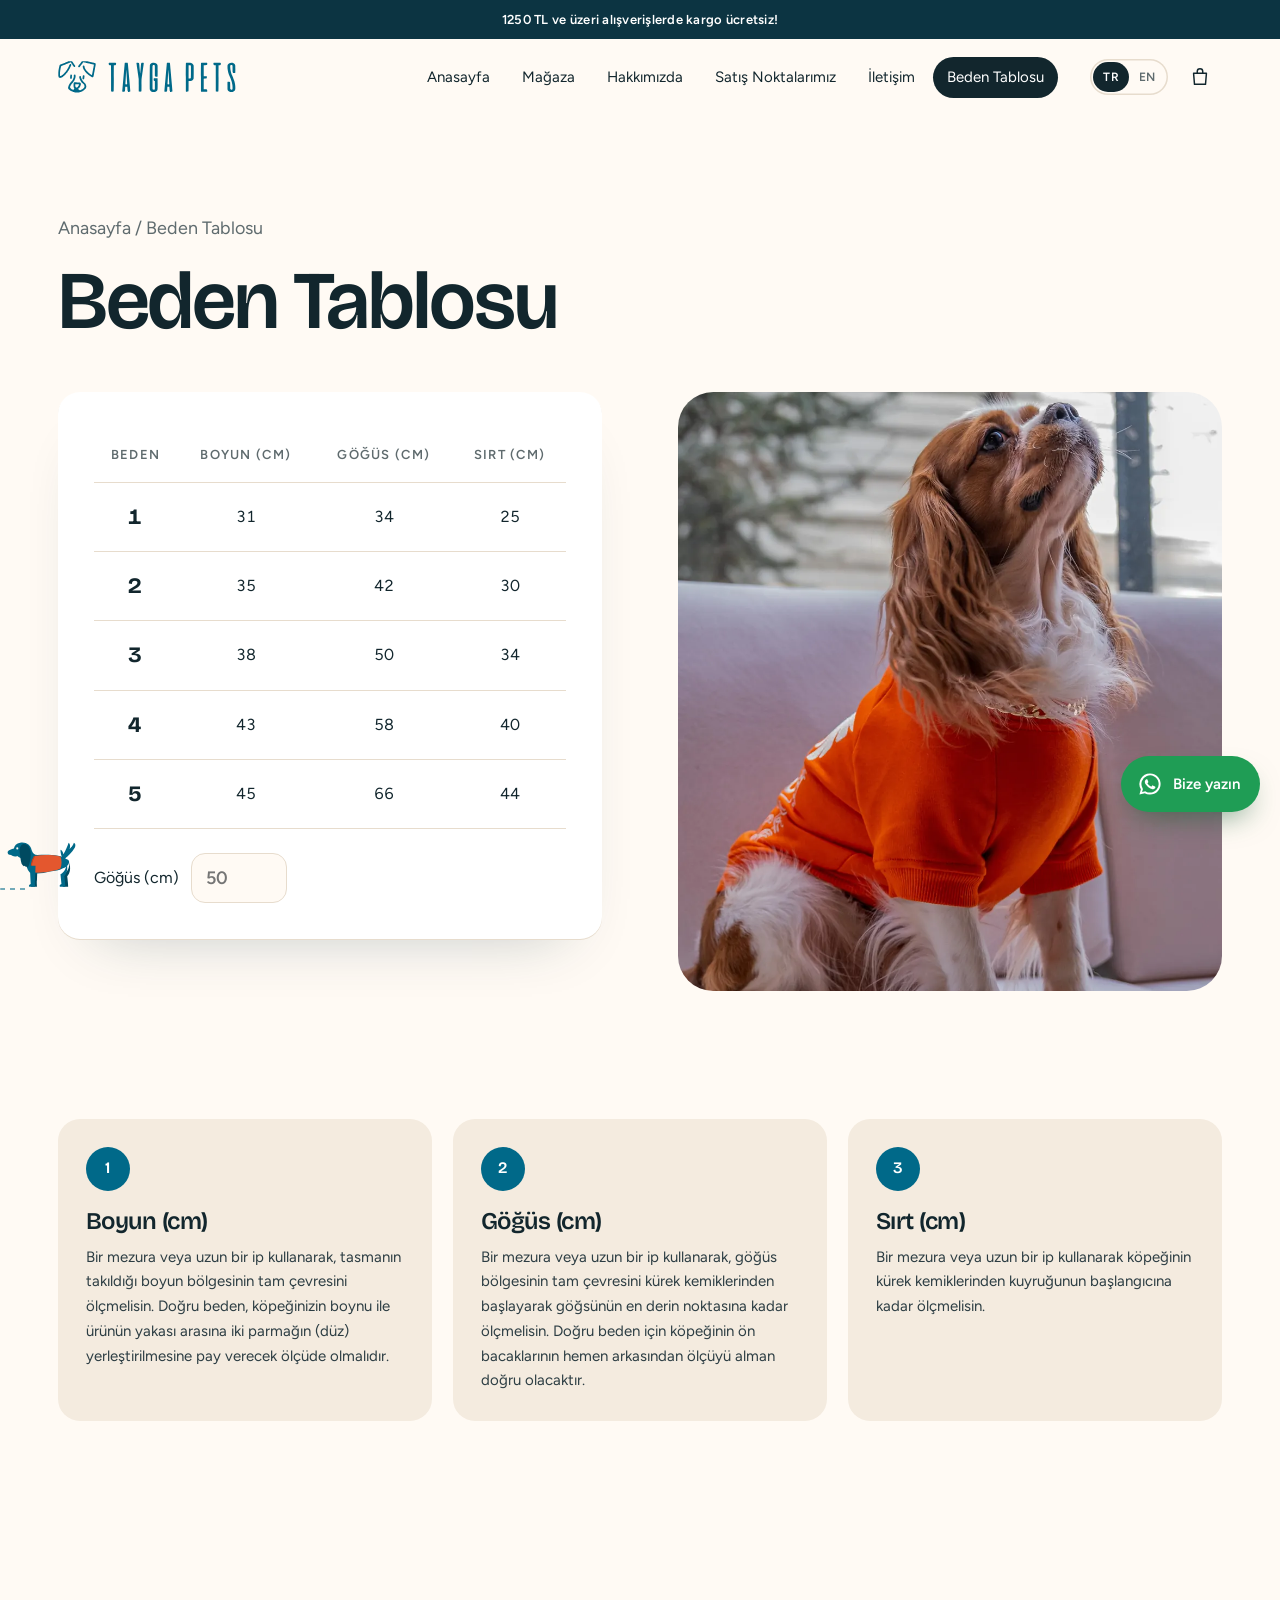
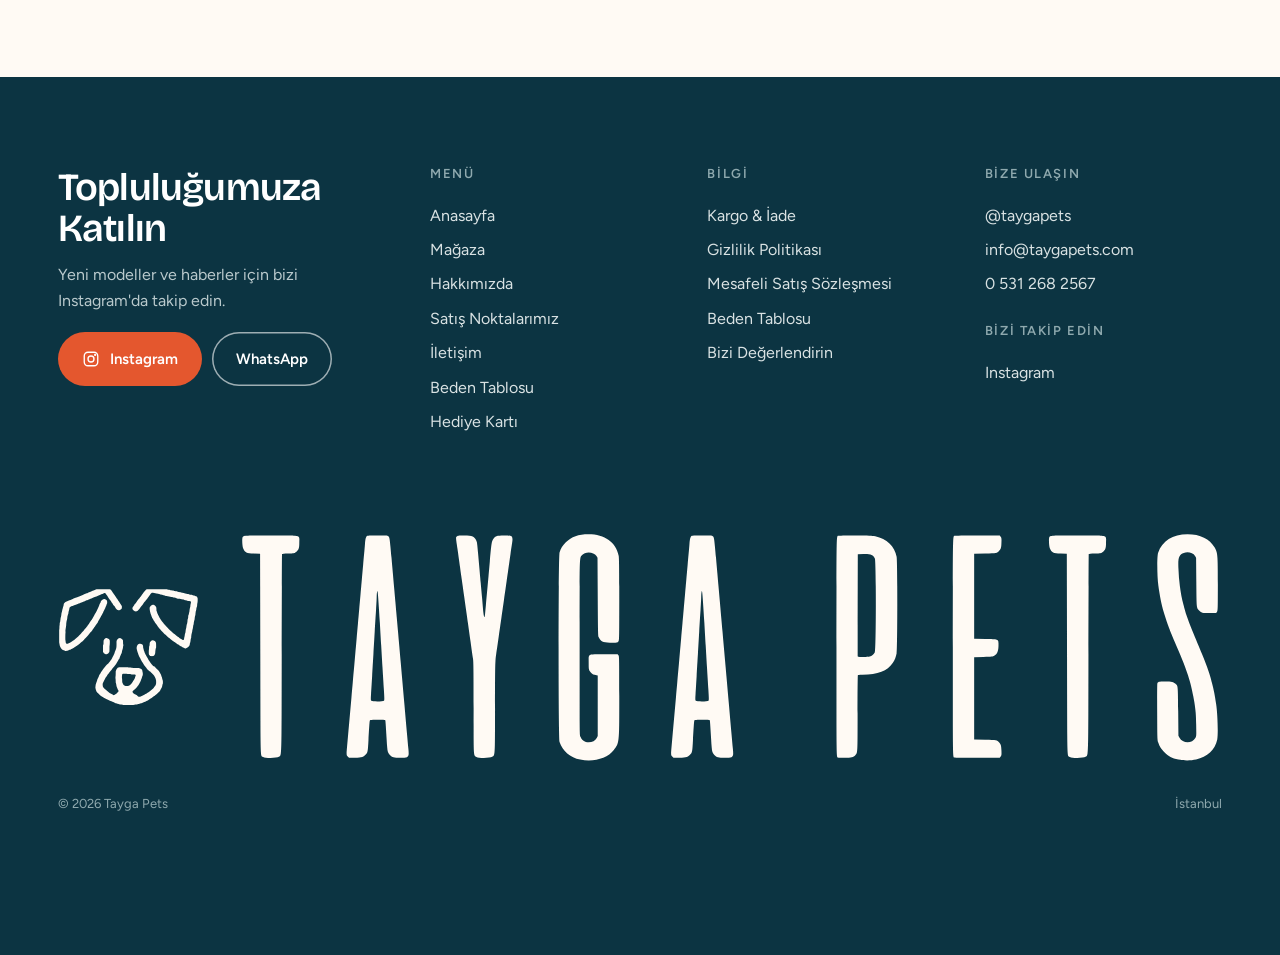
<file: beden-tablosu.html>
<!doctype html>
<html lang="tr">
<head>
<meta charset="utf-8">
<meta name="viewport" content="width=device-width, initial-scale=1, viewport-fit=cover">
<title>Beden Tablosu · Tayga Pets</title>
<meta name="description" content="Tayga Pets: köpekler için nakışlı sweatshirtler.">
<link rel="icon" href="icon.png">
<link rel="apple-touch-icon" href="icon.png">
<meta property="og:site_name" content="Tayga Pets">
<meta property="og:title" content="Beden Tablosu · Tayga Pets">
<meta property="og:description" content="Tayga Pets: köpekler için nakışlı sweatshirtler.">
<meta property="og:image" content="https://taygapets.com/hi-1750.webp">
<meta property="og:type" content="website">
<meta name="theme-color" content="#fffaf4">
<link rel="preconnect" href="https://fonts.googleapis.com">
<link rel="preconnect" href="https://fonts.gstatic.com" crossorigin>
<link href="https://fonts.googleapis.com/css2?family=Bricolage+Grotesque:opsz,wght@12..96,500;12..96,600&family=Figtree:wght@400;500;600&display=swap" rel="stylesheet">
<link rel="stylesheet" href="style.css">
</head>
<body>
<a class="skip" href="#main">Ana İçeriğe Atla</a>
<p class="bar"><b>1250 TL ve üzeri alışverişlerde kargo ücretsiz!</b></p>
<header class="top">
  <div class="wrap top-in">
    <a class="logo" href="index.html" aria-label="Tayga Pets anasayfa"><svg class="logo-m" aria-hidden="true" xmlns="http://www.w3.org/2000/svg" viewBox="0 0 2987 2507" xmlns:c2pa="http://c2pa.org/manifest"><metadata><c2pa:manifest>[base64]/[base64]/Ky8738kIAAACAY2JvcqVjYWxnZnNoYTI1NmNwYWRNAAAAAAAAAAAAAAAAAGRoYXNoWCA8Nz4ki4CBLXhWkSf/RtUwE2SkbK+WMxrg50oVi7FyI2RuYW1lbmp1bWJmIG1hbmlmZXN0amV4Y2x1c2lvbnOBomVzdGFydBh/[base64]/[base64]/[base64]/3cyjxFA3Qo5S46fX0/ihY0VZ7mfb9KF703t5OjWDBWMA4GA1UdDwEB/wQEAwIHgDAVBgNVHSUEDjAMBgorBgEEAYPoXgIBMAwGA1UdEwEB/wQCMAAwHwYDVR0jBBgwFoAUzlHiBIFOZFsj+OPEz5o+nMHXXMIwCgYIKoZIzj0EAwMDZwAwZAIwMXMdFJ4BetLLVY7ORuE9noqbbAZOZn/aArXyTwFAZfKrPzxF2vPoJNf1+UCdg1XGAjBwX1zd9WGqYkqmL5SFqw1QySjr1zJfpJM9+1rdDwSPLMOPOjKuiXjoU/[base64]/343T7dY8rOn0obJ5u2Gse6RGCFdjsLszE/23PYOQZMzeZJrdxHAtCN0oseomE5mboYMs=</c2pa:manifest></metadata><path fill="currentColor" fill-rule="evenodd" d="M1409.0 2483.0C1387.7 2482.4 1385.3 2482.1 1363.0 2477.8C1350.1 2475.2 1336.1 2472.9 1332.0 2472.5C1318.9 2471.4 1312.9 2470.0 1299.2 2464.9C1289.9 2461.5 1280.3 2458.8 1268.1 2456.4C1248.5 2452.5 1244.5 2451.4 1231.5 2445.9C1226.5 2443.8 1216.7 2440.5 1209.5 2438.5C1198.5 2435.4 1192.4 2432.8 1169.0 2421.0C1148.0 2410.5 1138.4 2406.2 1128.4 2403.1C1121.2 2400.9 1109.3 2396.2 1101.9 2392.7C1094.5 2389.2 1084.9 2385.1 1080.5 2383.5C1069.2 2379.6 1050.7 2370.6 1035.5 2361.8C1028.3 2357.7 1018.2 2352.1 1013.0 2349.5C1001.1 2343.6 997.1 2341.2 957.0 2317.2C914.3 2291.6 908.4 2287.3 881.5 2262.5C875.5 2257.0 866.5 2249.0 861.5 2244.8C849.1 2234.3 825.1 2209.8 820.1 2202.5C817.3 2198.6 814.9 2193.2 812.9 2186.5C810.1 2177.2 807.4 2169.3 801.5 2153.0C798.4 2144.4 793.0 2114.5 793.0 2106.1C793.0 2102.4 793.9 2094.4 795.0 2088.3C796.1 2082.2 797.4 2070.9 798.0 2063.3C799.0 2048.8 800.8 2041.1 805.7 2030.4C807.1 2027.1 810.4 2018.0 813.0 2010.0C815.7 2002.0 819.6 1991.1 821.8 1985.8C824.5 1979.5 827.0 1970.9 829.0 1961.0C832.6 1943.4 835.2 1935.9 842.0 1923.9C844.8 1919.1 849.0 1910.7 851.4 1905.3C853.8 1899.9 857.8 1891.1 860.4 1885.8C862.9 1880.4 866.6 1871.2 868.6 1865.3C873.8 1849.8 876.8 1843.9 887.3 1828.9C892.5 1821.5 898.9 1811.7 901.7 1807.0C904.5 1802.3 909.5 1793.8 912.9 1788.0C916.3 1782.2 922.7 1773.2 927.1 1768.0C935.5 1758.2 941.2 1750.2 949.7 1736.5C952.4 1732.1 958.9 1722.8 964.1 1715.9C969.3 1709.0 976.0 1699.3 979.0 1694.5C982.6 1688.7 989.4 1680.4 998.8 1670.6C1006.6 1662.3 1016.1 1651.7 1019.8 1647.0C1028.6 1635.9 1039.0 1625.5 1052.2 1614.8C1058.0 1610.0 1066.4 1602.0 1070.7 1596.9C1075.0 1591.8 1082.7 1582.9 1087.9 1577.1C1098.2 1565.4 1104.1 1557.2 1111.9 1543.3C1117.2 1533.9 1119.2 1531.2 1132.0 1516.0C1137.4 1509.5 1141.0 1503.8 1146.9 1492.0C1151.2 1483.5 1160.8 1464.8 1168.3 1450.5C1177.3 1433.2 1183.2 1420.6 1185.9 1412.8C1188.1 1406.4 1191.7 1397.4 1194.0 1392.8C1200.2 1380.5 1202.9 1372.8 1205.6 1360.0C1207.5 1350.7 1209.1 1346.2 1214.0 1336.5C1219.3 1325.9 1224.5 1312.3 1232.5 1288.4C1233.8 1284.5 1235.6 1276.4 1236.4 1270.4C1237.2 1264.4 1238.7 1255.9 1239.6 1251.5C1241.1 1244.7 1241.4 1234.6 1241.9 1184.5C1242.6 1119.2 1242.5 1120.6 1249.7 1108.0C1269.6 1073.6 1301.8 1056.1 1326.7 1066.2C1349.9 1075.6 1366.7 1089.5 1374.5 1105.5C1379.2 1115.1 1380.0 1121.5 1380.0 1151.0C1380.0 1178.6 1380.6 1184.6 1384.6 1196.6C1388.2 1207.7 1388.6 1214.0 1386.0 1222.5C1381.5 1237.5 1381.0 1239.8 1380.0 1250.5C1378.9 1261.0 1373.9 1290.6 1372.1 1296.7C1371.6 1298.2 1369.2 1304.9 1366.7 1311.5C1361.7 1324.7 1358.0 1340.9 1355.6 1360.1C1353.7 1375.2 1352.3 1379.5 1343.7 1396.6C1340.1 1403.8 1334.8 1415.2 1332.0 1422.0C1329.2 1428.8 1323.5 1441.1 1319.4 1449.3C1313.3 1461.4 1311.2 1466.8 1308.5 1477.5C1304.6 1493.0 1304.1 1494.2 1295.4 1505.7C1282.2 1523.1 1278.5 1529.6 1272.1 1545.7C1268.1 1555.8 1249.8 1585.6 1239.1 1599.4C1228.0 1613.8 1213.8 1634.0 1207.3 1644.5C1199.0 1657.9 1194.1 1663.9 1177.5 1681.0C1161.8 1697.3 1153.9 1707.4 1147.1 1720.0C1140.5 1732.4 1135.3 1738.9 1118.0 1757.2C1106.1 1769.8 1096.9 1780.8 1084.4 1797.5C1075.0 1810.2 1064.2 1824.1 1060.3 1828.6C1051.6 1838.6 1048.7 1842.9 1042.1 1855.4C1035.6 1867.7 1031.6 1873.7 1020.0 1888.1C1013.7 1896.0 1009.4 1902.6 1006.2 1909.3C1003.6 1914.7 991.3 1939.5 978.9 1964.3C948.4 2025.4 948.0 2026.4 948.0 2052.6C948.0 2091.3 957.5 2111.5 987.5 2136.8C992.5 2141.0 1001.9 2149.3 1008.4 2155.3C1014.9 2161.3 1025.5 2170.1 1031.9 2174.9C1038.3 2179.8 1049.5 2189.2 1056.9 2195.9C1079.7 2216.6 1110.0 2237.1 1136.1 2249.2C1141.3 2251.7 1151.1 2257.4 1157.8 2261.9C1184.9 2280.4 1193.5 2278.8 1224.9 2250.2C1232.6 2243.1 1242.8 2234.9 1248.5 2231.2C1260.0 2223.9 1264.9 2219.5 1273.2 2209.1C1288.0 2190.7 1288.4 2182.8 1275.4 2162.6C1267.2 2149.8 1264.2 2143.7 1258.7 2127.5C1256.2 2120.3 1252.2 2109.5 1249.7 2103.4C1244.8 2091.3 1238.0 2062.8 1236.0 2046.0C1235.2 2039.5 1233.2 2031.7 1229.7 2021.5L1224.6 2006.5L1223.9 1974.5C1223.3 1946.6 1222.9 1941.1 1220.9 1931.5C1217.5 1915.5 1217.5 1888.3 1220.9 1872.5C1223.2 1862.2 1223.3 1858.7 1224.0 1814.5L1224.6 1767.5L1227.2 1760.0C1229.6 1753.2 1235.1 1739.2 1241.6 1723.5C1245.1 1714.9 1252.3 1705.6 1262.7 1696.3C1282.1 1678.9 1275.5 1679.8 1376.9 1680.3C1456.5 1680.6 1458.8 1680.6 1470.0 1682.8C1476.3 1684.0 1488.5 1685.5 1497.0 1686.0C1505.5 1686.5 1517.7 1687.9 1524.0 1689.0C1531.5 1690.4 1543.1 1691.4 1557.0 1692.0C1572.1 1692.6 1581.9 1693.5 1590.0 1695.1C1600.8 1697.2 1605.2 1697.4 1658.5 1698.0C1723.6 1698.7 1715.8 1697.7 1742.9 1709.4C1777.8 1724.5 1788.0 1737.2 1791.9 1770.5C1792.5 1775.5 1794.4 1784.9 1796.2 1791.5C1799.3 1803.1 1799.4 1804.2 1799.5 1823.5C1799.5 1845.6 1798.8 1849.4 1792.5 1861.9C1787.7 1871.6 1784.5 1881.2 1782.1 1893.2C1780.9 1899.1 1778.2 1908.2 1775.9 1913.7C1773.6 1919.1 1769.7 1930.0 1767.0 1938.0C1764.4 1946.0 1760.3 1957.0 1757.8 1962.5C1755.3 1968.0 1751.3 1977.0 1749.0 1982.5C1744.2 1993.8 1742.4 1997.3 1729.5 2019.0C1724.4 2027.5 1717.7 2039.2 1714.5 2045.0C1707.3 2058.0 1704.7 2062.1 1695.0 2074.0C1690.8 2079.2 1684.1 2088.2 1680.0 2094.0C1669.7 2108.6 1670.1 2108.3 1648.2 2130.3C1633.7 2144.9 1624.3 2153.3 1612.8 2162.1C1588.0 2181.1 1580.6 2190.4 1580.5 2203.0C1580.4 2219.4 1599.8 2241.5 1621.3 2249.6C1632.9 2253.9 1641.7 2258.7 1664.5 2272.6C1668.3 2274.9 1678.9 2282.3 1688.0 2289.1C1708.8 2304.4 1714.9 2307.5 1724.5 2307.4C1733.0 2307.3 1749.0 2302.3 1765.0 2294.8C1770.8 2292.1 1781.3 2287.8 1788.5 2285.3C1795.7 2282.8 1805.1 2278.7 1809.5 2276.0C1813.9 2273.4 1824.7 2267.6 1833.5 2263.2C1853.1 2253.5 1854.5 2252.7 1895.3 2228.2C1913.4 2217.4 1931.5 2205.8 1935.5 2202.5C1963.3 2179.9 1978.9 2166.9 1988.5 2158.3C1994.6 2152.9 2003.3 2145.6 2007.9 2142.1C2022.7 2130.8 2027.6 2124.8 2041.1 2101.6C2043.0 2098.4 2048.9 2091.0 2054.3 2085.2C2062.8 2076.1 2065.0 2073.0 2069.6 2063.5C2080.0 2042.1 2082.0 2030.7 2082.0 1993.7C2082.0 1963.2 2081.4 1958.7 2075.5 1943.0C2073.1 1936.5 2069.5 1925.0 2067.6 1917.4C2062.5 1897.6 2049.4 1871.4 2036.8 1855.8C2011.8 1824.6 1991.7 1803.8 1974.0 1790.7C1966.6 1785.2 1956.9 1777.7 1952.5 1774.0C1948.1 1770.4 1937.9 1761.9 1929.9 1755.2C1921.8 1748.5 1911.8 1739.3 1907.7 1734.8C1903.5 1730.2 1893.6 1719.4 1885.7 1710.7C1877.7 1702.0 1867.5 1689.7 1862.9 1683.2C1858.3 1676.8 1851.1 1667.1 1846.8 1661.7C1837.7 1650.3 1827.7 1635.6 1819.5 1621.5C1813.0 1610.4 1795.7 1584.4 1785.6 1570.5C1782.0 1565.5 1776.5 1556.5 1773.4 1550.5C1770.2 1544.5 1764.8 1534.5 1761.3 1528.3C1757.8 1522.1 1753.3 1513.1 1751.3 1508.3C1746.8 1497.0 1743.3 1490.1 1734.7 1475.5C1725.4 1459.7 1719.1 1446.2 1713.9 1431.0C1711.6 1424.1 1707.1 1412.0 1703.9 1403.9C1700.8 1395.9 1696.6 1384.2 1694.7 1377.9C1692.8 1371.7 1689.3 1361.5 1687.0 1355.5C1683.3 1345.7 1680.6 1336.5 1671.4 1301.0C1668.0 1288.2 1667.2 1271.6 1669.3 1259.5C1671.2 1248.8 1681.7 1218.8 1686.3 1211.1C1707.3 1175.6 1759.6 1169.7 1789.6 1199.5C1802.1 1211.9 1804.8 1220.1 1806.0 1249.0L1806.8 1268.5L1811.8 1283.5C1815.1 1293.4 1817.4 1302.4 1818.5 1309.9C1820.3 1322.4 1823.2 1331.4 1829.1 1343.1C1831.2 1347.4 1834.5 1356.4 1836.5 1363.1C1838.9 1371.6 1842.5 1380.6 1847.9 1391.5C1852.3 1400.3 1861.7 1419.5 1868.9 1434.1C1878.1 1452.9 1884.1 1463.8 1889.5 1471.3C1896.7 1481.5 1904.0 1493.9 1916.0 1516.1C1919.0 1521.7 1925.2 1531.5 1929.8 1537.9C1934.4 1544.3 1941.1 1554.0 1944.7 1559.5C1971.2 1600.3 2004.5 1641.2 2020.5 1652.5C2023.8 1654.8 2031.2 1659.1 2037.0 1662.0C2047.1 1667.1 2048.1 1667.9 2062.0 1682.3C2083.0 1704.0 2099.0 1720.0 2121.0 1741.5L2140.5 1760.5L2149.6 1776.0C2165.5 1803.0 2173.8 1818.3 2177.4 1826.8C2179.4 1831.3 2182.6 1838.3 2184.6 1842.3C2189.2 1851.4 2192.2 1859.4 2195.4 1870.8C2196.8 1875.7 2199.8 1884.4 2202.0 1890.1C2204.7 1896.9 2207.3 1906.9 2210.0 1920.1C2212.8 1934.1 2215.4 1943.9 2219.0 1953.4C2225.5 1971.1 2226.3 1976.7 2225.8 2002.9L2225.4 2024.5L2220.2 2039.5C2216.7 2049.8 2214.6 2058.0 2213.6 2065.6C2209.9 2092.0 2206.0 2106.2 2199.2 2117.2C2197.1 2120.7 2192.7 2127.7 2189.6 2132.8C2186.4 2138.0 2179.9 2150.1 2175.0 2159.8C2170.2 2169.6 2164.2 2180.2 2161.7 2183.5C2154.7 2192.7 2092.9 2251.2 2078.0 2262.8C2073.3 2266.4 2064.3 2273.5 2058.0 2278.5C2051.7 2283.6 2040.0 2292.5 2032.0 2298.3C2024.0 2304.1 2012.8 2312.7 2007.0 2317.4C2001.2 2322.1 1991.8 2328.7 1986.0 2332.1C1980.2 2335.6 1971.0 2341.4 1965.5 2345.0C1960.0 2348.6 1952.6 2353.4 1949.0 2355.5C1945.4 2357.6 1935.8 2363.7 1927.5 2369.1C1900.5 2386.5 1852.5 2410.8 1828.9 2418.9C1822.5 2421.1 1812.6 2425.4 1806.9 2428.4C1799.4 2432.4 1792.8 2434.9 1783.1 2437.5C1775.7 2439.5 1765.4 2443.1 1760.1 2445.4C1747.3 2451.1 1742.4 2452.7 1730.5 2454.5C1712.9 2457.3 1701.8 2460.1 1688.5 2465.0C1675.1 2470.0 1669.0 2471.4 1656.0 2472.5C1651.9 2472.9 1636.8 2475.5 1622.5 2478.3L1596.5 2483.5L1514.0 2483.6C1468.6 2483.6 1421.4 2483.4 1409.0 2483.0ZM1483.0 2078.7C1506.9 2070.6 1540.4 2049.2 1552.4 2034.3C1582.4 1997.1 1588.9 1988.1 1598.2 1970.5C1602.3 1962.8 1608.6 1952.2 1612.2 1947.0C1623.2 1931.1 1628.3 1919.8 1634.5 1897.7C1636.5 1890.7 1640.4 1879.2 1643.2 1872.2C1651.6 1851.4 1651.0 1844.6 1640.3 1839.3L1634.5 1836.5L1599.0 1835.9L1563.5 1835.4L1548.0 1830.0L1532.5 1824.5L1480.0 1823.9C1432.0 1823.4 1426.5 1823.1 1416.0 1821.2C1392.7 1816.8 1378.6 1817.3 1369.7 1823.0C1363.5 1826.9 1361.1 1832.3 1359.9 1845.2C1359.4 1850.9 1358.3 1861.6 1357.4 1869.0C1355.2 1886.8 1355.9 1911.1 1359.0 1926.0C1360.8 1934.6 1361.3 1941.7 1362.0 1965.5C1362.8 1996.8 1363.2 1999.1 1369.6 2013.6C1371.0 2016.9 1374.0 2024.2 1376.1 2030.0C1383.7 2050.3 1396.6 2064.3 1417.5 2074.7C1430.0 2081.0 1436.0 2082.0 1458.5 2081.6C1473.6 2081.3 1476.3 2081.0 1483.0 2078.7ZM1971.3 1444.5C1955.0 1440.9 1935.0 1423.9 1929.9 1409.5C1926.4 1399.6 1925.8 1389.9 1926.3 1353.3C1926.6 1322.1 1926.9 1317.4 1928.9 1308.0C1930.7 1299.5 1931.3 1292.5 1931.9 1271.5L1932.7 1245.5L1938.0 1230.0L1943.2 1214.5L1944.1 1195.0C1945.5 1159.9 1949.6 1147.1 1963.9 1132.9C1991.5 1105.6 2020.4 1103.6 2051.7 1126.8C2061.8 1134.3 2069.0 1142.5 2073.9 1151.9C2081.6 1166.8 2081.5 1165.9 2081.5 1217.0L2081.5 1262.5L2076.3 1277.5C2072.0 1289.9 2070.9 1294.5 2070.0 1304.0C2069.4 1310.3 2068.0 1320.2 2066.9 1326.0C2065.5 1333.3 2064.6 1343.6 2064.0 1359.5C2063.1 1385.3 2062.8 1386.9 2053.5 1409.0C2045.2 1428.5 2035.4 1439.5 2022.7 1443.6C2015.5 1445.9 1980.3 1446.6 1971.3 1444.5ZM1011.0 1404.5C1001.6 1401.9 984.8 1395.0 980.6 1392.1C974.9 1388.1 971.2 1383.0 964.1 1369.0C953.9 1349.0 954.5 1354.7 954.5 1282.0L954.5 1218.5L959.9 1203.0L965.3 1187.5L966.1 1154.0C966.9 1113.0 968.1 1107.4 979.4 1091.5C990.6 1075.9 1005.8 1065.1 1019.7 1063.0C1033.7 1060.8 1042.5 1063.1 1066.3 1075.3C1088.2 1086.4 1093.2 1092.4 1097.8 1112.5C1100.8 1125.7 1098.7 1201.1 1094.9 1218.0C1092.9 1226.9 1092.7 1231.3 1092.1 1287.0C1091.3 1357.9 1091.9 1354.7 1076.5 1375.5C1066.5 1389.0 1060.7 1393.2 1043.3 1399.6C1025.0 1406.3 1020.0 1407.1 1011.0 1404.5ZM159.5 1335.3C158.4 1335.0 152.8 1332.9 147.0 1330.5C141.2 1328.2 130.5 1324.4 123.3 1322.0C109.4 1317.6 100.2 1312.8 87.0 1303.0C73.7 1293.2 62.1 1276.8 48.9 1249.4C38.5 1227.8 37.1 1223.4 33.1 1200.0C31.4 1190.4 28.8 1175.5 27.3 1167.0L24.5 1151.5L24.5 1022.5L24.5 893.5L26.9 882.5C28.9 873.0 29.3 867.3 30.0 840.0C30.7 813.7 31.2 806.8 33.0 798.0C34.6 790.1 35.3 781.7 35.9 764.5L36.7 741.5L41.9 726.4C46.6 712.4 47.1 710.2 48.0 696.9C48.6 689.0 49.9 677.8 51.0 672.0C52.1 666.2 53.4 655.0 54.0 647.1C54.9 633.9 55.4 631.5 59.9 618.1C62.7 610.0 65.4 599.7 66.0 595.0C66.6 590.3 68.0 581.8 69.1 576.0C70.1 570.2 71.4 559.1 72.0 551.3C73.0 537.0 73.8 533.5 80.3 515.5C81.7 511.6 84.9 497.1 87.5 483.2C90.8 465.0 93.2 454.9 96.0 446.9C98.3 440.7 101.1 429.8 102.5 421.9C105.2 406.8 107.7 398.5 113.5 384.7C117.5 375.2 119.2 367.2 120.9 351.4C122.2 339.3 125.1 330.7 130.7 322.5C136.5 313.9 146.1 303.8 152.3 299.7C158.7 295.5 179.8 286.5 195.2 281.4C201.4 279.4 212.1 275.0 219.0 271.8C225.9 268.5 235.7 264.3 240.8 262.4C245.9 260.5 256.3 256.1 263.8 252.6C271.3 249.0 282.2 244.7 288.0 243.0C300.7 239.2 325.6 228.5 344.0 219.1C352.8 214.6 361.3 211.1 368.5 209.0C374.6 207.3 384.0 203.9 389.5 201.4C402.0 195.7 409.9 192.8 422.0 189.5C427.7 188.0 438.5 183.6 449.0 178.6C458.6 174.0 468.3 169.6 470.5 169.0C472.7 168.3 480.1 165.5 487.0 162.8C493.9 160.0 505.4 155.8 512.5 153.3C530.2 147.1 540.9 142.4 554.9 134.6C563.3 129.9 571.2 126.5 581.7 123.1C589.8 120.4 601.7 115.7 608.1 112.7C614.5 109.6 623.9 105.5 629.1 103.7C634.3 101.8 641.7 98.7 645.5 96.7C656.5 91.2 664.1 88.3 675.7 84.9C682.7 82.9 695.9 77.4 713.1 69.4C731.3 60.9 742.4 56.3 748.1 55.0C765.7 50.7 768.8 49.7 780.2 43.9C795.0 36.5 810.3 29.7 818.9 26.8L825.5 24.5L958.5 24.2C1040.9 24.0 1093.9 24.3 1097.8 24.9C1115.4 27.6 1127.1 38.9 1148.0 73.0C1152.5 80.4 1160.6 92.6 1166.0 100.0C1177.5 116.0 1188.9 132.9 1199.2 149.5C1203.3 156.1 1210.9 167.2 1216.1 174.2C1221.3 181.2 1229.5 192.9 1234.3 200.2C1239.1 207.5 1248.1 220.7 1254.1 229.5C1260.2 238.3 1268.9 251.9 1273.6 259.7C1278.2 267.5 1287.0 280.6 1293.2 288.8C1299.4 297.1 1306.9 308.0 1309.8 313.2C1312.7 318.3 1318.4 326.8 1322.6 332.0C1332.2 344.2 1348.6 369.6 1351.6 377.0C1357.6 391.7 1357.6 420.1 1351.7 432.9C1347.6 442.0 1328.1 458.8 1312.7 466.6C1302.8 471.7 1295.1 473.4 1285.5 472.7C1269.3 471.6 1257.3 465.3 1241.4 449.5C1229.3 437.6 1226.1 433.2 1215.0 413.5C1203.7 393.6 1198.7 386.7 1185.6 373.0C1178.1 365.3 1172.2 358.1 1170.0 354.2C1161.8 339.5 1156.6 331.0 1152.2 325.3C1149.6 321.9 1144.9 315.8 1141.8 311.8C1138.7 307.7 1133.6 299.7 1130.5 294.0C1123.7 281.5 1118.9 274.3 1109.4 262.5C1105.5 257.6 1099.7 249.4 1096.5 244.5C1093.3 239.6 1087.7 231.4 1083.9 226.5C1080.2 221.6 1072.3 209.2 1066.4 199.0C1056.0 181.0 1040.4 157.2 1029.0 142.0C1025.9 137.9 1020.5 130.3 1017.1 125.2C1003.4 105.2 997.2 103.4 973.5 112.9C966.9 115.6 957.6 118.9 952.9 120.4C948.2 121.8 938.8 125.7 931.9 129.1C918.3 135.8 905.0 141.4 886.1 148.5C879.3 151.0 868.0 155.7 860.9 159.0C853.9 162.3 843.4 166.6 837.8 168.5C832.1 170.5 821.6 175.0 814.5 178.5C806.9 182.3 796.9 186.2 790.5 188.0C784.5 189.8 773.0 194.2 765.0 198.0C757.0 201.7 746.0 206.2 740.5 208.0C735.0 209.8 726.0 213.3 720.5 215.8C715.0 218.2 706.2 221.8 701.0 223.7C695.8 225.6 685.9 229.8 679.1 233.1C672.3 236.3 660.9 240.8 653.9 243.0C646.9 245.2 636.1 249.3 630.0 252.0C623.9 254.7 613.0 258.8 605.7 261.1C598.4 263.4 589.1 266.9 585.0 269.0C562.7 280.2 535.4 292.1 525.7 294.9C514.0 298.3 506.5 301.2 495.5 306.7C491.7 308.7 484.3 311.8 479.1 313.7C473.9 315.5 464.5 319.6 458.1 322.6C451.7 325.7 442.4 329.7 437.5 331.5C432.6 333.3 422.9 337.4 416.0 340.5C407.6 344.4 399.1 347.4 390.1 349.6C370.0 354.6 355.0 360.4 320.0 376.5C313.6 379.4 304.2 383.0 299.0 384.5C286.2 388.1 278.2 391.3 267.6 397.3C248.6 408.0 243.7 416.2 240.5 442.8C238.7 457.3 237.4 462.4 231.9 476.3C224.3 495.3 222.0 505.7 221.1 524.0C220.3 540.2 220.2 540.7 215.8 552.5C213.3 559.1 210.0 568.8 208.5 574.0C207.0 579.2 204.9 585.7 203.8 588.4C200.4 597.2 199.0 605.2 198.0 621.5C197.5 630.3 196.3 641.1 195.5 645.5C194.6 649.9 193.2 658.5 192.4 664.5C191.4 671.8 189.2 680.4 186.0 690.0C182.1 701.6 180.9 706.8 180.0 716.0C179.4 722.3 178.0 732.2 176.9 738.0C175.3 745.8 174.6 755.2 174.0 775.0C173.3 797.5 172.8 803.2 170.7 813.0C169.3 819.3 167.9 827.9 167.5 832.0C166.8 840.0 163.4 862.8 159.4 885.1C156.5 901.5 156.3 913.1 158.7 929.7C160.4 941.5 160.4 942.4 158.5 955.2C155.3 976.7 155.5 1099.4 158.7 1115.5C159.9 1121.5 161.4 1131.7 162.0 1138.0C165.2 1172.2 176.7 1186.7 197.7 1183.0C209.9 1180.9 240.0 1167.3 259.0 1155.2C266.4 1150.5 278.6 1142.9 286.0 1138.4C310.6 1123.4 324.4 1114.2 333.5 1106.9C338.4 1102.9 347.9 1095.8 354.5 1091.0C375.7 1075.9 395.1 1059.6 409.5 1045.0C417.2 1037.2 428.2 1026.7 434.0 1021.5C458.4 999.8 486.4 971.0 493.8 959.8C499.0 952.1 503.6 946.8 510.2 940.8C537.5 916.0 541.1 911.9 556.9 887.5C562.0 879.6 568.2 871.8 575.1 864.5C580.9 858.5 589.7 848.1 594.7 841.5C599.7 834.9 606.3 826.6 609.5 823.0C612.6 819.4 619.2 810.9 624.0 804.0C628.9 797.1 636.5 787.2 641.0 782.0C651.6 769.7 658.2 759.6 666.6 743.3C670.8 735.0 675.7 727.1 679.7 722.3C683.2 718.0 688.8 711.2 692.1 707.2C695.4 703.1 701.6 693.9 705.9 686.7C710.2 679.4 722.0 660.7 732.1 645.0C749.9 617.4 753.6 610.6 774.5 569.0C780.6 556.8 787.5 544.8 792.9 537.0C803.4 522.0 806.9 515.9 810.8 506.0C814.8 496.1 831.4 462.1 838.4 449.5C841.5 444.0 845.4 435.9 847.1 431.6C848.8 427.2 853.5 416.9 857.7 408.7C861.8 400.4 866.9 388.4 869.0 382.1C875.7 361.8 888.2 333.3 896.0 320.5C902.8 309.4 905.0 304.3 907.6 293.2C909.0 287.3 911.5 279.8 913.1 276.5C922.8 256.7 959.2 231.1 977.5 231.0C984.0 231.0 988.4 232.3 1000.3 237.6C1030.5 251.2 1041.9 266.8 1043.7 297.0C1044.7 315.6 1042.4 326.7 1033.1 347.0C1030.5 352.8 1027.3 361.2 1026.0 365.7C1024.6 370.9 1021.4 378.1 1017.4 385.2C1013.8 391.4 1010.1 399.5 1009.0 403.2C1007.9 407.0 1006.1 413.3 1004.9 417.2C1003.8 421.2 1000.2 429.9 997.0 436.5C993.9 443.1 989.3 453.0 987.0 458.5C981.9 470.4 967.0 500.4 957.1 518.5C953.2 525.6 948.0 536.7 945.5 543.0C940.8 555.2 935.8 564.1 926.0 578.0C922.7 582.7 915.9 594.6 910.8 604.5C905.8 614.4 899.2 626.5 896.2 631.5C885.8 648.4 876.7 664.5 869.4 679.0C865.4 687.0 859.5 697.7 856.1 702.8C852.8 708.0 848.7 715.6 846.9 719.8C841.0 734.1 838.1 738.5 811.3 772.9C801.0 786.1 794.5 796.3 775.2 829.5C773.0 833.4 767.7 840.8 763.5 846.0C754.2 857.4 746.9 867.7 727.9 895.9C716.1 913.5 711.3 919.7 701.0 930.4C683.3 948.9 674.4 959.3 665.2 972.2C645.2 1000.4 618.9 1030.4 586.5 1061.7C576.6 1071.3 560.8 1087.1 551.5 1096.8C529.0 1120.2 513.2 1135.1 498.6 1146.8C491.9 1152.1 480.6 1162.1 473.5 1169.0C452.2 1189.6 439.9 1199.5 415.0 1216.0C408.1 1220.6 397.6 1227.9 391.6 1232.3C381.8 1239.4 361.3 1253.1 329.0 1274.1C317.4 1281.6 283.5 1298.3 269.5 1303.5C264.6 1305.3 254.9 1309.4 248.0 1312.5C238.4 1316.9 230.8 1319.4 215.0 1323.5C203.7 1326.3 190.0 1330.3 184.5 1332.3C174.7 1335.9 166.2 1336.9 159.5 1335.3ZM2697.5 1281.4C2694.4 1280.5 2658.4 1263.7 2641.0 1254.9C2632.4 1250.6 2619.9 1243.2 2612.9 1238.3C2601.1 1230.1 2595.3 1226.5 2572.5 1213.8C2567.6 1211.0 2557.4 1204.8 2550.0 1200.0C2542.6 1195.2 2532.0 1188.8 2526.5 1185.9C2514.2 1179.4 2507.6 1175.1 2493.5 1164.1C2487.4 1159.4 2477.3 1152.3 2471.0 1148.3C2464.7 1144.4 2454.1 1136.8 2447.5 1131.5C2440.9 1126.1 2421.3 1111.0 2403.8 1097.9C2386.4 1084.8 2366.8 1069.2 2360.3 1063.2C2353.8 1057.2 2343.7 1048.5 2337.8 1043.8C2331.9 1039.1 2318.7 1027.2 2308.3 1017.2C2298.0 1007.3 2286.1 996.4 2282.0 992.9C2258.3 973.0 2199.2 914.4 2187.6 899.5C2183.7 894.5 2176.7 886.2 2171.9 881.0C2159.9 867.9 2142.2 846.3 2134.5 835.5C2131.0 830.5 2123.4 821.2 2117.7 814.7C2110.7 806.8 2105.1 799.3 2100.9 791.9C2089.7 772.6 2083.5 763.8 2073.6 753.1C2068.1 747.2 2061.1 738.2 2057.3 732.1C2053.6 726.3 2046.7 715.4 2041.9 708.0C2037.2 700.6 2029.6 687.3 2025.1 678.5C2020.3 668.9 2014.2 658.7 2009.9 653.0C2006.0 647.8 2001.5 640.9 1999.9 637.7C1996.6 631.2 1986.7 604.4 1981.3 587.5C1979.4 581.5 1975.1 570.1 1971.9 562.3C1968.6 554.4 1965.0 543.9 1963.9 538.8C1960.4 523.0 1959.3 518.9 1955.1 507.0C1952.0 498.0 1950.8 493.0 1950.0 484.0C1949.4 477.7 1947.9 467.6 1946.7 461.5C1943.6 445.3 1943.6 418.2 1946.8 409.2C1950.9 397.7 1962.7 380.7 1971.2 374.2C1992.4 358.1 2009.2 352.3 2023.5 356.5C2043.1 362.2 2071.0 382.9 2078.7 397.5C2085.8 410.9 2087.1 418.5 2088.0 449.0C2088.9 478.2 2088.9 478.4 2095.1 494.7C2097.2 500.3 2100.3 510.2 2101.9 516.7C2105.8 532.2 2106.4 533.6 2115.9 553.3C2120.4 562.5 2124.0 570.2 2124.0 570.4C2124.0 570.7 2126.4 575.3 2129.3 580.7C2132.2 586.1 2136.6 594.8 2139.0 600.0C2144.3 611.4 2158.8 637.6 2165.5 648.0C2182.4 674.4 2198.9 698.4 2208.5 710.5C2214.6 718.2 2220.7 725.9 2222.1 727.6C2223.4 729.3 2227.6 734.3 2231.3 738.6C2235.1 742.9 2241.5 751.6 2245.7 757.9C2251.2 766.3 2257.6 773.9 2270.5 787.4C2280.0 797.3 2290.6 809.0 2293.9 813.3C2297.3 817.5 2303.3 824.1 2307.2 827.8C2326.4 845.7 2336.0 855.4 2344.7 865.5C2349.9 871.5 2359.0 880.5 2364.9 885.3C2370.7 890.2 2381.1 899.7 2388.0 906.4C2423.3 940.8 2450.3 964.6 2469.0 978.0C2474.2 981.8 2482.8 988.5 2488.0 993.0C2493.2 997.5 2501.1 1003.7 2505.5 1006.8C2509.9 1009.8 2520.0 1017.1 2528.0 1023.0C2536.0 1028.9 2547.0 1036.8 2552.5 1040.5C2558.0 1044.3 2565.9 1049.9 2570.0 1053.0C2590.0 1068.0 2641.1 1099.0 2650.9 1102.0C2667.2 1107.1 2673.6 1098.1 2676.0 1066.4C2676.9 1054.0 2677.6 1051.1 2682.0 1038.1C2685.9 1026.3 2687.1 1021.3 2688.0 1012.0C2689.5 996.3 2694.7 969.0 2697.7 960.5C2704.7 941.0 2705.1 939.1 2706.1 921.5C2707.3 898.8 2712.3 871.5 2718.4 853.7C2722.7 841.3 2723.0 839.5 2724.0 824.7C2725.1 806.7 2729.9 779.2 2733.7 768.5C2739.3 752.9 2740.9 746.8 2742.4 736.4C2743.2 730.4 2744.6 721.9 2745.5 717.5C2746.4 713.1 2747.5 701.0 2748.0 690.7C2748.9 672.9 2749.1 671.4 2752.5 661.7C2761.8 635.4 2761.2 638.4 2762.0 615.5C2762.9 592.5 2763.5 589.3 2770.9 569.8C2776.2 555.9 2776.8 553.4 2778.0 539.5C2778.9 529.6 2780.0 525.0 2784.0 512.9C2788.7 499.0 2789.0 497.5 2790.0 482.4C2790.5 473.7 2791.7 462.9 2792.5 458.5C2793.4 454.1 2795.0 444.9 2796.1 438.0C2797.2 431.1 2799.6 421.0 2801.5 415.5C2806.3 401.5 2807.0 397.5 2808.0 380.3C2809.0 363.8 2814.2 333.3 2818.7 318.2C2822.0 306.9 2822.8 295.5 2820.6 291.2C2817.1 284.4 2803.5 279.4 2781.9 277.0C2763.6 275.0 2759.0 274.0 2745.2 268.9C2735.9 265.5 2726.3 262.8 2714.1 260.4C2703.6 258.4 2690.7 255.0 2682.0 252.0C2670.5 248.1 2665.2 246.9 2656.5 246.0C2635.4 243.9 2616.3 240.1 2599.5 234.5C2586.5 230.1 2581.4 228.9 2572.0 228.0C2549.7 225.8 2530.4 221.4 2514.8 215.1C2497.6 208.1 2486.1 205.5 2464.6 204.0C2452.0 203.1 2449.4 202.5 2436.1 198.1C2426.6 194.8 2417.7 192.6 2410.5 191.6C2384.5 187.9 2366.3 184.2 2356.6 180.5C2339.5 174.1 2321.4 170.1 2300.0 168.0C2290.7 167.1 2285.7 166.0 2274.0 162.0C2266.0 159.2 2254.8 156.1 2249.1 155.0C2243.4 153.8 2231.0 150.5 2221.6 147.5C2202.3 141.4 2195.8 139.8 2182.0 137.6C2176.8 136.8 2166.9 134.2 2160.0 132.0C2153.1 129.8 2143.2 127.3 2138.0 126.4C2132.8 125.6 2122.4 123.8 2115.0 122.6C2107.6 121.3 2098.1 119.6 2094.0 119.0C2089.9 118.3 2078.1 115.4 2067.9 112.5C2044.9 105.9 2033.5 103.5 2015.1 101.4C1989.6 98.5 1986.5 99.8 1972.2 119.0C1967.2 125.9 1958.5 137.1 1953.0 144.0C1942.6 157.0 1933.7 168.7 1918.6 189.3C1913.7 196.0 1906.7 205.3 1903.0 210.0C1899.3 214.7 1894.0 221.9 1891.2 226.1C1888.4 230.3 1882.6 237.9 1878.3 243.1C1874.0 248.3 1864.6 259.9 1857.5 269.0C1850.3 278.1 1841.1 289.4 1836.8 294.3C1828.6 303.6 1815.6 322.5 1804.7 340.6C1796.5 354.4 1792.7 359.3 1776.4 377.0C1761.5 393.5 1758.1 397.8 1740.5 424.0C1721.9 451.6 1697.2 479.5 1684.5 487.2C1668.3 497.0 1646.5 499.6 1629.5 493.7C1607.8 486.1 1587.7 466.8 1581.1 447.3C1575.2 429.6 1580.5 412.8 1600.2 386.8C1605.7 379.7 1612.2 369.6 1615.4 363.4C1619.8 354.8 1623.4 349.7 1632.6 339.0C1639.0 331.6 1647.2 322.1 1650.7 318.0C1656.5 311.3 1666.1 297.5 1680.5 275.0C1683.2 270.9 1689.5 262.8 1694.6 257.0C1718.1 230.5 1741.4 201.5 1750.4 187.8C1754.4 181.6 1760.8 172.6 1764.6 167.9C1768.4 163.2 1777.6 150.6 1785.0 140.0C1792.4 129.3 1802.7 115.1 1807.8 108.3C1812.9 101.5 1819.9 91.5 1823.3 86.2C1833.4 70.6 1862.8 37.0 1871.4 31.1C1881.8 23.9 1862.5 24.5 2098.0 24.5L2309.5 24.5L2323.1 29.3C2332.4 32.5 2340.7 34.7 2349.1 36.0C2357.3 37.2 2365.7 39.4 2374.0 42.3C2385.9 46.6 2415.0 52.2 2436.5 54.5C2439.8 54.8 2449.0 57.3 2457.0 60.0C2471.1 64.8 2485.8 67.9 2513.0 71.6C2519.9 72.6 2528.5 74.8 2538.0 78.1C2552.0 82.9 2572.5 87.3 2593.0 90.0C2597.8 90.7 2607.7 93.2 2616.0 96.0C2627.6 99.9 2632.8 101.1 2642.0 102.0C2657.3 103.5 2676.1 107.3 2685.7 110.9C2690.0 112.5 2697.2 115.2 2701.8 116.9C2713.2 121.2 2731.9 124.8 2748.9 126.0C2764.0 127.1 2767.0 127.9 2788.6 136.3C2797.0 139.7 2807.4 142.1 2826.0 145.0C2830.1 145.7 2839.6 147.9 2847.0 150.0C2854.4 152.1 2865.9 155.0 2872.5 156.5C2879.1 158.0 2887.4 160.3 2891.0 161.7C2894.6 163.0 2903.8 165.7 2911.6 167.5C2932.7 172.6 2936.5 174.2 2943.5 181.4C2950.4 188.5 2958.1 201.4 2961.3 211.5C2965.0 223.2 2964.6 281.2 2960.7 303.0C2953.7 342.1 2952.8 348.1 2952.0 365.5C2951.1 384.9 2951.0 385.1 2942.1 409.6C2937.2 423.3 2935.3 433.2 2934.0 451.3C2933.1 464.0 2932.5 466.6 2928.0 479.9C2924.1 491.7 2922.9 496.7 2922.0 506.0C2921.4 512.3 2920.0 522.4 2918.9 528.4C2917.8 534.4 2916.5 546.9 2916.0 556.1C2915.1 572.5 2915.0 573.1 2910.1 587.7C2906.0 599.8 2904.8 605.1 2903.5 616.0C2902.7 623.4 2901.3 634.2 2900.5 640.0C2899.7 645.8 2898.6 656.0 2898.0 662.7C2897.0 674.6 2895.9 679.2 2889.7 696.5C2886.1 706.5 2881.2 734.0 2880.0 750.9C2879.1 764.1 2878.6 766.5 2874.0 779.9C2870.1 791.7 2868.9 796.7 2868.0 806.0C2867.4 812.3 2866.0 822.2 2865.0 828.0C2864.0 833.8 2862.6 843.0 2862.0 848.5C2861.2 855.6 2859.4 862.8 2855.9 873.2C2851.2 887.3 2850.9 888.7 2850.0 903.7C2848.8 923.7 2845.3 941.1 2838.5 961.5C2834.6 973.1 2832.8 980.3 2832.0 987.5C2831.4 993.0 2830.0 1002.5 2828.8 1008.5C2827.6 1015.4 2826.5 1026.8 2826.0 1039.0L2825.2 1058.5L2820.1 1073.6C2815.4 1087.5 2814.9 1089.8 2814.0 1102.9C2812.5 1123.5 2807.1 1152.4 2801.6 1168.3C2797.9 1179.1 2796.9 1183.7 2796.0 1193.5C2793.9 1217.1 2788.7 1226.6 2766.2 1248.1C2751.8 1261.8 2744.4 1267.1 2728.5 1275.1C2716.6 1281.1 2715.8 1281.4 2707.8 1281.6C2703.2 1281.8 2698.6 1281.6 2697.5 1281.4Z"/></svg><svg class="logo-w" aria-hidden="true" xmlns="http://www.w3.org/2000/svg" viewBox="0 0 2287 548" xmlns:c2pa="http://c2pa.org/manifest"><metadata><c2pa:manifest>[base64]/iNoIr0MAJ/W9EEN1QqyG5zSdYFGpp/7Mr6/[base64]/[base64]/[base64]/3cyjxFA3Qo5S46fX0/ihY0VZ7mfb9KF703t5OjWDBWMA4GA1UdDwEB/wQEAwIHgDAVBgNVHSUEDjAMBgorBgEEAYPoXgIBMAwGA1UdEwEB/wQCMAAwHwYDVR0jBBgwFoAUzlHiBIFOZFsj+OPEz5o+nMHXXMIwCgYIKoZIzj0EAwMDZwAwZAIwMXMdFJ4BetLLVY7ORuE9noqbbAZOZn/aArXyTwFAZfKrPzxF2vPoJNf1+UCdg1XGAjBwX1zd9WGqYkqmL5SFqw1QySjr1zJfpJM9+1rdDwSPLMOPOjKuiXjoU/[base64]</c2pa:manifest></metadata><path fill="currentColor" fill-rule="evenodd" d="M796.4 535.1C773.1 530.1 755.5 515.0 748.4 494.0C745.4 485.3 745.5 63.7 748.4 54.5C751.6 44.5 755.1 38.9 763.0 31.0C776.1 17.8 792.3 12.0 815.6 12.0C853.2 12.0 879.7 30.8 885.6 61.8C886.7 67.8 887.0 86.7 887.0 163.9C887.0 257.7 887.0 258.6 885.0 260.8C882.1 263.9 879.5 264.3 865.2 263.8C848.2 263.2 844.1 261.2 839.0 250.5C837.7 248.0 837.4 233.3 837.0 157.0L836.5 66.5L834.1 62.6C827.6 52.2 807.3 51.3 800.1 61.1C794.7 68.4 795.0 56.2 795.0 274.6C795.0 474.8 795.0 477.0 797.0 482.3C799.4 488.7 802.0 491.4 807.9 493.5C818.4 497.2 830.3 493.5 834.7 485.0L837.0 480.5L837.0 410.3L837.0 340.0L834.5 339.5C833.1 339.2 831.0 338.8 829.7 338.5C825.8 337.7 820.6 333.6 818.3 329.5C816.2 325.8 816.0 324.2 816.0 309.9C816.0 288.5 812.3 290.5 851.7 290.5L883.2 290.5L885.1 292.9C886.9 295.1 887.0 298.1 887.0 387.3C887.0 498.4 887.3 495.7 874.3 513.0C859.9 532.3 826.9 541.7 796.4 535.1ZM2184.5 535.0C2168.8 531.5 2161.9 527.9 2152.0 518.0C2144.2 510.2 2141.2 505.6 2137.7 495.5C2135.6 489.7 2135.5 487.8 2135.2 425.5C2135.0 390.3 2135.2 360.5 2135.5 359.3C2136.7 354.4 2138.2 354.0 2153.6 354.0C2169.0 354.0 2173.1 354.9 2177.8 359.3C2183.7 364.7 2183.5 362.7 2184.0 423.5L2184.5 479.6L2187.0 484.5C2193.9 498.1 2216.7 498.4 2223.8 485.0C2226.2 480.5 2226.2 480.4 2225.7 454.5C2225.3 429.6 2224.8 424.0 2221.4 401.5C2219.3 387.5 2212.9 358.8 2209.5 348.5C2208.8 346.3 2207.5 342.0 2206.5 339.0C2200.8 321.0 2195.3 306.8 2179.2 269.5C2172.4 253.6 2166.4 239.4 2165.9 238.0C2165.1 235.4 2163.7 231.7 2160.0 222.0C2158.2 217.4 2154.3 205.3 2150.0 191.5C2145.7 177.5 2140.9 153.7 2137.9 131.0C2134.9 108.9 2134.6 63.2 2137.4 55.0C2146.7 27.6 2171.3 12.1 2205.6 12.0C2234.9 12.0 2257.4 22.9 2268.3 42.5C2275.7 55.7 2276.0 58.7 2276.0 128.6C2276.0 188.9 2276.0 189.8 2273.9 192.4L2271.9 195.0L2256.9 195.0C2240.4 195.0 2237.2 194.1 2231.9 188.3C2226.6 182.6 2226.6 182.6 2226.0 122.5L2225.5 66.5L2223.1 62.6C2218.5 55.2 2206.8 52.1 2196.9 55.5C2186.0 59.4 2183.5 66.1 2184.4 89.5C2185.5 121.6 2189.7 152.4 2196.2 176.0C2197.3 180.1 2198.6 184.8 2199.0 186.5C2201.4 196.5 2209.5 218.6 2219.7 243.0C2223.2 251.5 2228.1 263.2 2230.5 269.0C2232.8 274.8 2236.5 283.6 2238.5 288.5C2247.5 310.0 2256.2 333.9 2259.0 344.5C2259.4 346.1 2260.9 351.8 2262.2 357.0C2266.9 374.9 2268.8 384.6 2272.0 406.0C2275.6 430.4 2277.0 477.0 2274.5 489.1C2269.6 512.2 2251.4 529.2 2225.3 535.0C2213.5 537.6 2196.0 537.6 2184.5 535.0ZM60.7 529.1C53.9 524.7 54.6 547.4 54.0 290.0L53.5 57.5L39.5 57.0C21.6 56.4 18.7 54.9 14.1 44.5C12.6 41.0 11.4 25.5 12.4 21.6C14.1 14.6 10.1 15.0 78.4 15.0C152.2 15.0 144.5 13.1 144.5 31.2C144.5 45.1 143.3 48.4 136.2 53.8C132.8 56.4 132.1 56.5 118.8 56.8C109.3 57.0 104.7 57.5 104.4 58.3C104.2 59.0 103.9 163.2 103.7 290.0C103.5 544.6 104.0 524.0 97.1 528.7C92.4 531.9 65.3 532.2 60.7 529.1ZM256.9 528.0C253.5 524.6 253.5 526.4 256.5 492.0C259.7 456.8 262.9 420.6 265.5 391.0C266.3 381.4 267.7 366.0 268.5 356.8C271.0 328.4 272.9 307.3 274.5 288.5C275.4 278.6 276.7 263.3 277.5 254.5C278.3 245.7 279.6 230.4 280.5 220.5C281.4 210.6 282.7 195.3 283.5 186.5C284.3 177.7 285.6 162.4 286.5 152.5C287.4 142.6 288.7 127.3 289.5 118.5C290.3 109.7 291.6 94.4 292.5 84.5C293.4 74.6 294.5 62.0 295.0 56.5C295.6 51.0 296.4 41.0 296.9 34.3C297.9 22.0 299.4 16.8 302.5 15.6C303.4 15.3 314.4 15.0 326.9 15.0C349.3 15.0 349.7 15.0 351.8 17.3C354.1 19.8 354.8 24.9 358.5 67.0C359.3 77.2 360.7 92.7 361.5 101.5C362.3 110.3 363.6 125.6 364.5 135.5C365.4 145.4 366.7 160.7 367.5 169.5C368.3 178.3 369.6 193.6 370.5 203.5C371.4 213.4 372.7 228.7 373.5 237.5C374.3 246.3 375.6 261.6 376.5 271.5C377.3 281.4 378.7 296.9 379.5 306.0C380.3 315.1 381.7 330.4 382.5 340.0C384.3 360.2 386.4 383.8 388.5 407.8C390.3 428.7 392.4 452.0 394.5 476.0C395.4 486.2 396.7 501.0 397.5 508.9C399.6 530.3 399.0 531.0 378.8 531.0C364.1 531.0 360.1 529.9 354.6 524.4C350.5 520.3 349.0 516.0 348.5 507.2C345.5 457.7 344.6 444.4 344.0 443.7C342.9 442.4 310.0 442.6 308.7 443.9C307.7 444.9 307.4 448.8 305.0 490.0C303.6 516.0 303.3 517.4 299.6 522.3C294.2 529.4 289.8 530.9 273.7 530.9L259.8 531.0L256.9 528.0ZM555.6 529.1C548.5 524.4 549.0 533.6 549.0 415.6C549.0 328.6 548.7 308.2 547.6 301.1C546.8 296.4 545.4 287.1 544.5 280.5C543.6 273.9 542.3 264.2 541.5 259.0C540.7 253.8 539.4 244.3 538.5 238.0C537.7 231.7 536.3 222.0 535.5 216.5C534.7 211.0 533.4 201.3 532.5 195.0C529.8 175.9 528.0 163.0 526.5 152.5C525.7 147.0 524.3 137.3 523.5 131.0C522.6 124.7 521.3 115.2 520.5 110.0C519.7 104.8 518.4 95.4 517.6 89.2C516.7 83.1 515.3 72.9 514.4 66.8C513.6 60.6 512.3 51.2 511.5 46.0C507.4 17.5 507.5 20.2 510.0 17.5C512.3 15.1 512.7 15.0 527.2 15.0C546.3 15.0 551.2 17.2 555.4 27.3C557.1 31.5 557.3 32.6 559.5 58.0C563.1 98.1 564.0 108.4 565.5 125.5C566.4 135.4 567.7 150.2 568.5 158.5C569.3 166.8 570.2 177.3 570.5 182.0C571.3 193.0 572.9 203.3 574.0 204.4C574.9 205.3 575.0 204.5 577.5 176.5C579.0 159.2 580.5 143.0 583.5 110.0C584.3 101.5 585.7 86.4 586.5 76.5C590.3 34.2 590.9 29.9 593.9 24.5C598.5 16.3 602.2 15.0 619.9 15.0C640.7 15.0 641.0 15.4 637.6 37.4C636.8 42.4 635.4 51.7 634.6 58.0C632.1 75.2 630.2 88.8 628.6 100.3C627.7 105.9 626.4 115.7 625.5 122.0C624.6 128.3 623.3 137.8 622.5 143.0C621.7 148.2 620.4 157.7 619.5 164.0C618.6 170.3 617.3 179.8 616.5 185.0C615.7 190.2 614.4 199.7 613.5 206.0C612.6 212.3 611.3 221.8 610.5 227.0C609.7 232.2 608.4 241.7 607.5 248.0C604.8 267.3 603.0 280.1 601.5 289.5C599.1 305.1 598.9 312.2 598.7 417.5C598.5 531.2 598.9 524.1 592.1 528.7C587.4 531.9 560.3 532.2 555.6 529.1ZM1009.9 528.0C1006.5 524.6 1006.5 526.4 1009.5 492.0C1012.7 456.8 1015.9 420.6 1018.5 391.0C1019.3 381.4 1020.7 366.0 1021.5 356.8C1024.0 328.4 1025.9 307.3 1027.5 288.5C1028.4 278.6 1029.7 263.3 1030.5 254.5C1031.3 245.7 1032.6 230.4 1033.5 220.5C1034.4 210.6 1035.7 195.3 1036.5 186.5C1037.3 177.7 1038.6 162.4 1039.5 152.5C1040.4 142.6 1041.7 127.3 1042.5 118.5C1043.3 109.7 1044.6 94.4 1045.5 84.5C1046.4 74.6 1047.5 62.0 1048.0 56.5C1048.6 51.0 1049.4 41.0 1049.9 34.3C1050.9 22.0 1052.4 16.8 1055.5 15.6C1056.4 15.3 1067.4 15.0 1079.9 15.0C1102.3 15.0 1102.7 15.0 1104.8 17.3C1107.1 19.8 1107.8 24.9 1111.5 67.0C1112.3 77.2 1113.7 92.7 1114.5 101.5C1115.3 110.3 1116.6 125.6 1117.5 135.5C1118.4 145.4 1119.7 160.7 1120.5 169.5C1122.1 188.0 1124.4 214.3 1126.6 238.5C1128.4 260.0 1130.6 284.3 1132.5 305.8C1133.3 315.0 1134.7 330.4 1135.5 340.0C1137.3 360.2 1139.4 383.8 1141.5 407.8C1143.3 428.7 1145.4 452.0 1147.5 476.0C1148.4 486.2 1149.7 501.0 1150.5 508.9C1152.6 530.3 1152.0 531.0 1131.8 531.0C1117.1 531.0 1113.1 529.9 1107.6 524.4C1103.5 520.3 1102.0 516.0 1101.5 507.2C1098.5 457.7 1097.6 444.4 1097.0 443.7C1095.9 442.4 1063.0 442.6 1061.7 443.9C1060.7 444.9 1060.4 448.8 1058.0 490.0C1056.6 516.0 1056.3 517.4 1052.6 522.3C1047.2 529.4 1042.8 530.9 1026.7 530.9L1012.8 531.0L1009.9 528.0ZM1394.4 530.2C1391.0 528.0 1391.0 528.3 1391.0 273.0C1391.0 17.7 1391.0 18.0 1394.4 15.8C1395.0 15.4 1412.6 15.0 1433.5 15.0C1467.6 15.0 1472.5 15.2 1480.9 17.0C1507.6 22.7 1526.0 40.2 1530.6 64.4C1532.7 75.0 1532.6 278.3 1530.6 288.5C1528.6 298.4 1526.7 303.2 1521.5 311.1C1509.0 329.8 1487.6 338.0 1450.9 338.0C1443.0 338.0 1441.1 338.3 1440.6 339.6C1440.3 340.5 1440.0 380.3 1440.0 428.1C1440.0 522.2 1440.2 518.9 1434.7 524.9C1430.1 529.9 1425.7 531.0 1410.0 531.0C1402.0 531.0 1395.0 530.6 1394.4 530.2ZM1664.4 530.2C1661.0 528.0 1661.0 528.3 1661.0 273.0C1661.0 17.7 1661.0 18.0 1664.4 15.8C1665.0 15.4 1689.0 15.0 1717.7 15.0L1769.9 15.0L1772.0 17.8C1774.0 20.3 1774.2 21.4 1773.8 32.0C1773.4 44.0 1772.6 46.5 1768.1 51.3C1763.5 56.4 1762.9 56.5 1736.0 57.0L1710.5 57.5L1710.5 156.0L1710.5 254.5L1736.8 255.0C1768.7 255.6 1767.0 254.8 1767.0 269.4C1767.0 283.3 1764.2 290.2 1757.0 294.4C1753.8 296.3 1751.4 296.5 1732.0 297.0L1710.5 297.5L1710.5 393.0L1710.5 488.5L1736.0 489.0C1762.9 489.5 1763.5 489.6 1768.1 494.7C1772.6 499.5 1773.4 502.0 1773.8 514.0C1774.2 524.6 1774.0 525.7 1772.0 528.2L1769.9 531.0L1717.7 531.0C1689.0 531.0 1665.0 530.6 1664.4 530.2ZM1932.7 529.1C1925.9 524.7 1926.6 547.4 1926.0 290.0L1925.5 57.5L1911.5 57.0C1893.6 56.4 1890.7 54.9 1886.1 44.5C1884.6 41.0 1883.4 25.5 1884.4 21.6C1886.1 14.6 1882.1 15.0 1950.4 15.0C2024.2 15.0 2016.5 13.1 2016.5 31.2C2016.5 45.1 2015.3 48.4 2008.2 53.8C2004.8 56.4 2004.1 56.5 1990.8 56.8C1981.3 57.0 1976.7 57.5 1976.4 58.3C1976.2 59.0 1975.9 163.2 1975.7 290.0C1975.5 544.6 1976.0 524.0 1969.1 528.7C1964.4 531.9 1937.3 532.2 1932.7 529.1ZM341.0 398.5C342.1 397.2 342.0 392.2 340.7 371.7C339.8 357.8 338.3 334.8 337.5 320.5C336.7 306.2 335.3 283.5 334.5 270.0C333.7 256.5 332.3 233.3 331.5 218.5C329.0 176.2 327.0 148.7 326.3 146.0L325.6 143.5L324.9 146.5C324.5 148.2 324.2 152.9 324.1 157.0C324.1 161.1 323.4 174.8 322.6 187.5C321.8 200.2 320.4 222.9 319.5 238.0C318.6 253.1 317.3 276.5 316.5 290.0C315.7 303.5 314.3 326.6 313.5 341.5C312.6 356.4 311.5 375.0 311.0 383.0C310.2 396.0 310.3 397.6 311.7 398.8C314.3 400.7 339.4 400.5 341.0 398.5ZM1094.0 398.5C1095.1 397.2 1095.0 392.2 1093.7 371.7C1092.8 357.8 1091.3 334.8 1090.5 320.5C1089.7 306.2 1088.3 283.5 1087.5 270.0C1086.7 256.5 1085.3 233.3 1084.5 218.5C1082.0 176.2 1080.0 148.7 1079.3 146.0L1078.6 143.5L1077.9 146.5C1077.5 148.2 1077.2 152.9 1077.1 157.0C1077.1 161.1 1076.4 174.8 1075.6 187.5C1074.8 200.2 1073.4 222.9 1072.5 238.0C1071.6 253.1 1070.3 276.5 1069.5 290.0C1068.7 303.5 1067.3 326.6 1066.5 341.5C1065.6 356.4 1064.5 375.0 1064.0 383.0C1063.2 396.0 1063.3 397.6 1064.7 398.8C1067.3 400.7 1092.4 400.5 1094.0 398.5ZM1468.2 296.0C1473.0 294.6 1477.6 290.7 1480.0 285.9C1483.1 280.0 1483.1 74.1 1480.1 68.2C1475.7 59.6 1470.8 57.8 1453.0 58.2L1440.5 58.5L1440.2 176.5C1440.1 241.4 1440.2 295.1 1440.5 295.8C1441.1 297.3 1462.7 297.5 1468.2 296.0Z"/></svg></a>
    <nav class="nav" aria-label="Ana menü"><a href="index.html">Anasayfa</a><a href="magaza.html">Mağaza</a><a href="hakkimizda.html">Hakkımızda</a><a href="satis-noktalarimiz.html">Satış Noktalarımız</a><a href="iletisim.html">İletişim</a><a href="beden-tablosu.html" aria-current="page">Beden Tablosu</a></nav>
    <div class="tools">
      <div class="lang" role="group" aria-label="Dil / Language"><button type="button" data-lang="tr" aria-pressed="true">TR</button><button type="button" data-lang="en" aria-pressed="false">EN</button></div>
      <a class="icon-btn" href="https://www.shopier.com/taygapets" target="_blank" rel="noopener" aria-label="Shopier mağazamız"><svg viewBox="0 0 24 24"><path d="M5 8h14l-1 12H6L5 8Z"/><path d="M9 8V6a3 3 0 0 1 6 0v2"/></svg></a>
      <button class="icon-btn menu-btn" data-menu aria-expanded="false" aria-controls="drawer" aria-label="Menüyü aç"><svg viewBox="0 0 24 24"><path d="M4 8h16M4 16h16"/></svg></button>
    </div>
  </div>
</header>
<div class="drawer" id="drawer">
  <div class="drawer-head"><span class="logo"><svg class="logo-m" aria-hidden="true" xmlns="http://www.w3.org/2000/svg" viewBox="0 0 2987 2507" xmlns:c2pa="http://c2pa.org/manifest"><metadata><c2pa:manifest>[base64]/[base64]/Ky8738kIAAACAY2JvcqVjYWxnZnNoYTI1NmNwYWRNAAAAAAAAAAAAAAAAAGRoYXNoWCA8Nz4ki4CBLXhWkSf/RtUwE2SkbK+WMxrg50oVi7FyI2RuYW1lbmp1bWJmIG1hbmlmZXN0amV4Y2x1c2lvbnOBomVzdGFydBh/[base64]/[base64]/[base64]/3cyjxFA3Qo5S46fX0/ihY0VZ7mfb9KF703t5OjWDBWMA4GA1UdDwEB/wQEAwIHgDAVBgNVHSUEDjAMBgorBgEEAYPoXgIBMAwGA1UdEwEB/wQCMAAwHwYDVR0jBBgwFoAUzlHiBIFOZFsj+OPEz5o+nMHXXMIwCgYIKoZIzj0EAwMDZwAwZAIwMXMdFJ4BetLLVY7ORuE9noqbbAZOZn/aArXyTwFAZfKrPzxF2vPoJNf1+UCdg1XGAjBwX1zd9WGqYkqmL5SFqw1QySjr1zJfpJM9+1rdDwSPLMOPOjKuiXjoU/[base64]/343T7dY8rOn0obJ5u2Gse6RGCFdjsLszE/23PYOQZMzeZJrdxHAtCN0oseomE5mboYMs=</c2pa:manifest></metadata><path fill="currentColor" fill-rule="evenodd" d="M1409.0 2483.0C1387.7 2482.4 1385.3 2482.1 1363.0 2477.8C1350.1 2475.2 1336.1 2472.9 1332.0 2472.5C1318.9 2471.4 1312.9 2470.0 1299.2 2464.9C1289.9 2461.5 1280.3 2458.8 1268.1 2456.4C1248.5 2452.5 1244.5 2451.4 1231.5 2445.9C1226.5 2443.8 1216.7 2440.5 1209.5 2438.5C1198.5 2435.4 1192.4 2432.8 1169.0 2421.0C1148.0 2410.5 1138.4 2406.2 1128.4 2403.1C1121.2 2400.9 1109.3 2396.2 1101.9 2392.7C1094.5 2389.2 1084.9 2385.1 1080.5 2383.5C1069.2 2379.6 1050.7 2370.6 1035.5 2361.8C1028.3 2357.7 1018.2 2352.1 1013.0 2349.5C1001.1 2343.6 997.1 2341.2 957.0 2317.2C914.3 2291.6 908.4 2287.3 881.5 2262.5C875.5 2257.0 866.5 2249.0 861.5 2244.8C849.1 2234.3 825.1 2209.8 820.1 2202.5C817.3 2198.6 814.9 2193.2 812.9 2186.5C810.1 2177.2 807.4 2169.3 801.5 2153.0C798.4 2144.4 793.0 2114.5 793.0 2106.1C793.0 2102.4 793.9 2094.4 795.0 2088.3C796.1 2082.2 797.4 2070.9 798.0 2063.3C799.0 2048.8 800.8 2041.1 805.7 2030.4C807.1 2027.1 810.4 2018.0 813.0 2010.0C815.7 2002.0 819.6 1991.1 821.8 1985.8C824.5 1979.5 827.0 1970.9 829.0 1961.0C832.6 1943.4 835.2 1935.9 842.0 1923.9C844.8 1919.1 849.0 1910.7 851.4 1905.3C853.8 1899.9 857.8 1891.1 860.4 1885.8C862.9 1880.4 866.6 1871.2 868.6 1865.3C873.8 1849.8 876.8 1843.9 887.3 1828.9C892.5 1821.5 898.9 1811.7 901.7 1807.0C904.5 1802.3 909.5 1793.8 912.9 1788.0C916.3 1782.2 922.7 1773.2 927.1 1768.0C935.5 1758.2 941.2 1750.2 949.7 1736.5C952.4 1732.1 958.9 1722.8 964.1 1715.9C969.3 1709.0 976.0 1699.3 979.0 1694.5C982.6 1688.7 989.4 1680.4 998.8 1670.6C1006.6 1662.3 1016.1 1651.7 1019.8 1647.0C1028.6 1635.9 1039.0 1625.5 1052.2 1614.8C1058.0 1610.0 1066.4 1602.0 1070.7 1596.9C1075.0 1591.8 1082.7 1582.9 1087.9 1577.1C1098.2 1565.4 1104.1 1557.2 1111.9 1543.3C1117.2 1533.9 1119.2 1531.2 1132.0 1516.0C1137.4 1509.5 1141.0 1503.8 1146.9 1492.0C1151.2 1483.5 1160.8 1464.8 1168.3 1450.5C1177.3 1433.2 1183.2 1420.6 1185.9 1412.8C1188.1 1406.4 1191.7 1397.4 1194.0 1392.8C1200.2 1380.5 1202.9 1372.8 1205.6 1360.0C1207.5 1350.7 1209.1 1346.2 1214.0 1336.5C1219.3 1325.9 1224.5 1312.3 1232.5 1288.4C1233.8 1284.5 1235.6 1276.4 1236.4 1270.4C1237.2 1264.4 1238.7 1255.9 1239.6 1251.5C1241.1 1244.7 1241.4 1234.6 1241.9 1184.5C1242.6 1119.2 1242.5 1120.6 1249.7 1108.0C1269.6 1073.6 1301.8 1056.1 1326.7 1066.2C1349.9 1075.6 1366.7 1089.5 1374.5 1105.5C1379.2 1115.1 1380.0 1121.5 1380.0 1151.0C1380.0 1178.6 1380.6 1184.6 1384.6 1196.6C1388.2 1207.7 1388.6 1214.0 1386.0 1222.5C1381.5 1237.5 1381.0 1239.8 1380.0 1250.5C1378.9 1261.0 1373.9 1290.6 1372.1 1296.7C1371.6 1298.2 1369.2 1304.9 1366.7 1311.5C1361.7 1324.7 1358.0 1340.9 1355.6 1360.1C1353.7 1375.2 1352.3 1379.5 1343.7 1396.6C1340.1 1403.8 1334.8 1415.2 1332.0 1422.0C1329.2 1428.8 1323.5 1441.1 1319.4 1449.3C1313.3 1461.4 1311.2 1466.8 1308.5 1477.5C1304.6 1493.0 1304.1 1494.2 1295.4 1505.7C1282.2 1523.1 1278.5 1529.6 1272.1 1545.7C1268.1 1555.8 1249.8 1585.6 1239.1 1599.4C1228.0 1613.8 1213.8 1634.0 1207.3 1644.5C1199.0 1657.9 1194.1 1663.9 1177.5 1681.0C1161.8 1697.3 1153.9 1707.4 1147.1 1720.0C1140.5 1732.4 1135.3 1738.9 1118.0 1757.2C1106.1 1769.8 1096.9 1780.8 1084.4 1797.5C1075.0 1810.2 1064.2 1824.1 1060.3 1828.6C1051.6 1838.6 1048.7 1842.9 1042.1 1855.4C1035.6 1867.7 1031.6 1873.7 1020.0 1888.1C1013.7 1896.0 1009.4 1902.6 1006.2 1909.3C1003.6 1914.7 991.3 1939.5 978.9 1964.3C948.4 2025.4 948.0 2026.4 948.0 2052.6C948.0 2091.3 957.5 2111.5 987.5 2136.8C992.5 2141.0 1001.9 2149.3 1008.4 2155.3C1014.9 2161.3 1025.5 2170.1 1031.9 2174.9C1038.3 2179.8 1049.5 2189.2 1056.9 2195.9C1079.7 2216.6 1110.0 2237.1 1136.1 2249.2C1141.3 2251.7 1151.1 2257.4 1157.8 2261.9C1184.9 2280.4 1193.5 2278.8 1224.9 2250.2C1232.6 2243.1 1242.8 2234.9 1248.5 2231.2C1260.0 2223.9 1264.9 2219.5 1273.2 2209.1C1288.0 2190.7 1288.4 2182.8 1275.4 2162.6C1267.2 2149.8 1264.2 2143.7 1258.7 2127.5C1256.2 2120.3 1252.2 2109.5 1249.7 2103.4C1244.8 2091.3 1238.0 2062.8 1236.0 2046.0C1235.2 2039.5 1233.2 2031.7 1229.7 2021.5L1224.6 2006.5L1223.9 1974.5C1223.3 1946.6 1222.9 1941.1 1220.9 1931.5C1217.5 1915.5 1217.5 1888.3 1220.9 1872.5C1223.2 1862.2 1223.3 1858.7 1224.0 1814.5L1224.6 1767.5L1227.2 1760.0C1229.6 1753.2 1235.1 1739.2 1241.6 1723.5C1245.1 1714.9 1252.3 1705.6 1262.7 1696.3C1282.1 1678.9 1275.5 1679.8 1376.9 1680.3C1456.5 1680.6 1458.8 1680.6 1470.0 1682.8C1476.3 1684.0 1488.5 1685.5 1497.0 1686.0C1505.5 1686.5 1517.7 1687.9 1524.0 1689.0C1531.5 1690.4 1543.1 1691.4 1557.0 1692.0C1572.1 1692.6 1581.9 1693.5 1590.0 1695.1C1600.8 1697.2 1605.2 1697.4 1658.5 1698.0C1723.6 1698.7 1715.8 1697.7 1742.9 1709.4C1777.8 1724.5 1788.0 1737.2 1791.9 1770.5C1792.5 1775.5 1794.4 1784.9 1796.2 1791.5C1799.3 1803.1 1799.4 1804.2 1799.5 1823.5C1799.5 1845.6 1798.8 1849.4 1792.5 1861.9C1787.7 1871.6 1784.5 1881.2 1782.1 1893.2C1780.9 1899.1 1778.2 1908.2 1775.9 1913.7C1773.6 1919.1 1769.7 1930.0 1767.0 1938.0C1764.4 1946.0 1760.3 1957.0 1757.8 1962.5C1755.3 1968.0 1751.3 1977.0 1749.0 1982.5C1744.2 1993.8 1742.4 1997.3 1729.5 2019.0C1724.4 2027.5 1717.7 2039.2 1714.5 2045.0C1707.3 2058.0 1704.7 2062.1 1695.0 2074.0C1690.8 2079.2 1684.1 2088.2 1680.0 2094.0C1669.7 2108.6 1670.1 2108.3 1648.2 2130.3C1633.7 2144.9 1624.3 2153.3 1612.8 2162.1C1588.0 2181.1 1580.6 2190.4 1580.5 2203.0C1580.4 2219.4 1599.8 2241.5 1621.3 2249.6C1632.9 2253.9 1641.7 2258.7 1664.5 2272.6C1668.3 2274.9 1678.9 2282.3 1688.0 2289.1C1708.8 2304.4 1714.9 2307.5 1724.5 2307.4C1733.0 2307.3 1749.0 2302.3 1765.0 2294.8C1770.8 2292.1 1781.3 2287.8 1788.5 2285.3C1795.7 2282.8 1805.1 2278.7 1809.5 2276.0C1813.9 2273.4 1824.7 2267.6 1833.5 2263.2C1853.1 2253.5 1854.5 2252.7 1895.3 2228.2C1913.4 2217.4 1931.5 2205.8 1935.5 2202.5C1963.3 2179.9 1978.9 2166.9 1988.5 2158.3C1994.6 2152.9 2003.3 2145.6 2007.9 2142.1C2022.7 2130.8 2027.6 2124.8 2041.1 2101.6C2043.0 2098.4 2048.9 2091.0 2054.3 2085.2C2062.8 2076.1 2065.0 2073.0 2069.6 2063.5C2080.0 2042.1 2082.0 2030.7 2082.0 1993.7C2082.0 1963.2 2081.4 1958.7 2075.5 1943.0C2073.1 1936.5 2069.5 1925.0 2067.6 1917.4C2062.5 1897.6 2049.4 1871.4 2036.8 1855.8C2011.8 1824.6 1991.7 1803.8 1974.0 1790.7C1966.6 1785.2 1956.9 1777.7 1952.5 1774.0C1948.1 1770.4 1937.9 1761.9 1929.9 1755.2C1921.8 1748.5 1911.8 1739.3 1907.7 1734.8C1903.5 1730.2 1893.6 1719.4 1885.7 1710.7C1877.7 1702.0 1867.5 1689.7 1862.9 1683.2C1858.3 1676.8 1851.1 1667.1 1846.8 1661.7C1837.7 1650.3 1827.7 1635.6 1819.5 1621.5C1813.0 1610.4 1795.7 1584.4 1785.6 1570.5C1782.0 1565.5 1776.5 1556.5 1773.4 1550.5C1770.2 1544.5 1764.8 1534.5 1761.3 1528.3C1757.8 1522.1 1753.3 1513.1 1751.3 1508.3C1746.8 1497.0 1743.3 1490.1 1734.7 1475.5C1725.4 1459.7 1719.1 1446.2 1713.9 1431.0C1711.6 1424.1 1707.1 1412.0 1703.9 1403.9C1700.8 1395.9 1696.6 1384.2 1694.7 1377.9C1692.8 1371.7 1689.3 1361.5 1687.0 1355.5C1683.3 1345.7 1680.6 1336.5 1671.4 1301.0C1668.0 1288.2 1667.2 1271.6 1669.3 1259.5C1671.2 1248.8 1681.7 1218.8 1686.3 1211.1C1707.3 1175.6 1759.6 1169.7 1789.6 1199.5C1802.1 1211.9 1804.8 1220.1 1806.0 1249.0L1806.8 1268.5L1811.8 1283.5C1815.1 1293.4 1817.4 1302.4 1818.5 1309.9C1820.3 1322.4 1823.2 1331.4 1829.1 1343.1C1831.2 1347.4 1834.5 1356.4 1836.5 1363.1C1838.9 1371.6 1842.5 1380.6 1847.9 1391.5C1852.3 1400.3 1861.7 1419.5 1868.9 1434.1C1878.1 1452.9 1884.1 1463.8 1889.5 1471.3C1896.7 1481.5 1904.0 1493.9 1916.0 1516.1C1919.0 1521.7 1925.2 1531.5 1929.8 1537.9C1934.4 1544.3 1941.1 1554.0 1944.7 1559.5C1971.2 1600.3 2004.5 1641.2 2020.5 1652.5C2023.8 1654.8 2031.2 1659.1 2037.0 1662.0C2047.1 1667.1 2048.1 1667.9 2062.0 1682.3C2083.0 1704.0 2099.0 1720.0 2121.0 1741.5L2140.5 1760.5L2149.6 1776.0C2165.5 1803.0 2173.8 1818.3 2177.4 1826.8C2179.4 1831.3 2182.6 1838.3 2184.6 1842.3C2189.2 1851.4 2192.2 1859.4 2195.4 1870.8C2196.8 1875.7 2199.8 1884.4 2202.0 1890.1C2204.7 1896.9 2207.3 1906.9 2210.0 1920.1C2212.8 1934.1 2215.4 1943.9 2219.0 1953.4C2225.5 1971.1 2226.3 1976.7 2225.8 2002.9L2225.4 2024.5L2220.2 2039.5C2216.7 2049.8 2214.6 2058.0 2213.6 2065.6C2209.9 2092.0 2206.0 2106.2 2199.2 2117.2C2197.1 2120.7 2192.7 2127.7 2189.6 2132.8C2186.4 2138.0 2179.9 2150.1 2175.0 2159.8C2170.2 2169.6 2164.2 2180.2 2161.7 2183.5C2154.7 2192.7 2092.9 2251.2 2078.0 2262.8C2073.3 2266.4 2064.3 2273.5 2058.0 2278.5C2051.7 2283.6 2040.0 2292.5 2032.0 2298.3C2024.0 2304.1 2012.8 2312.7 2007.0 2317.4C2001.2 2322.1 1991.8 2328.7 1986.0 2332.1C1980.2 2335.6 1971.0 2341.4 1965.5 2345.0C1960.0 2348.6 1952.6 2353.4 1949.0 2355.5C1945.4 2357.6 1935.8 2363.7 1927.5 2369.1C1900.5 2386.5 1852.5 2410.8 1828.9 2418.9C1822.5 2421.1 1812.6 2425.4 1806.9 2428.4C1799.4 2432.4 1792.8 2434.9 1783.1 2437.5C1775.7 2439.5 1765.4 2443.1 1760.1 2445.4C1747.3 2451.1 1742.4 2452.7 1730.5 2454.5C1712.9 2457.3 1701.8 2460.1 1688.5 2465.0C1675.1 2470.0 1669.0 2471.4 1656.0 2472.5C1651.9 2472.9 1636.8 2475.5 1622.5 2478.3L1596.5 2483.5L1514.0 2483.6C1468.6 2483.6 1421.4 2483.4 1409.0 2483.0ZM1483.0 2078.7C1506.9 2070.6 1540.4 2049.2 1552.4 2034.3C1582.4 1997.1 1588.9 1988.1 1598.2 1970.5C1602.3 1962.8 1608.6 1952.2 1612.2 1947.0C1623.2 1931.1 1628.3 1919.8 1634.5 1897.7C1636.5 1890.7 1640.4 1879.2 1643.2 1872.2C1651.6 1851.4 1651.0 1844.6 1640.3 1839.3L1634.5 1836.5L1599.0 1835.9L1563.5 1835.4L1548.0 1830.0L1532.5 1824.5L1480.0 1823.9C1432.0 1823.4 1426.5 1823.1 1416.0 1821.2C1392.7 1816.8 1378.6 1817.3 1369.7 1823.0C1363.5 1826.9 1361.1 1832.3 1359.9 1845.2C1359.4 1850.9 1358.3 1861.6 1357.4 1869.0C1355.2 1886.8 1355.9 1911.1 1359.0 1926.0C1360.8 1934.6 1361.3 1941.7 1362.0 1965.5C1362.8 1996.8 1363.2 1999.1 1369.6 2013.6C1371.0 2016.9 1374.0 2024.2 1376.1 2030.0C1383.7 2050.3 1396.6 2064.3 1417.5 2074.7C1430.0 2081.0 1436.0 2082.0 1458.5 2081.6C1473.6 2081.3 1476.3 2081.0 1483.0 2078.7ZM1971.3 1444.5C1955.0 1440.9 1935.0 1423.9 1929.9 1409.5C1926.4 1399.6 1925.8 1389.9 1926.3 1353.3C1926.6 1322.1 1926.9 1317.4 1928.9 1308.0C1930.7 1299.5 1931.3 1292.5 1931.9 1271.5L1932.7 1245.5L1938.0 1230.0L1943.2 1214.5L1944.1 1195.0C1945.5 1159.9 1949.6 1147.1 1963.9 1132.9C1991.5 1105.6 2020.4 1103.6 2051.7 1126.8C2061.8 1134.3 2069.0 1142.5 2073.9 1151.9C2081.6 1166.8 2081.5 1165.9 2081.5 1217.0L2081.5 1262.5L2076.3 1277.5C2072.0 1289.9 2070.9 1294.5 2070.0 1304.0C2069.4 1310.3 2068.0 1320.2 2066.9 1326.0C2065.5 1333.3 2064.6 1343.6 2064.0 1359.5C2063.1 1385.3 2062.8 1386.9 2053.5 1409.0C2045.2 1428.5 2035.4 1439.5 2022.7 1443.6C2015.5 1445.9 1980.3 1446.6 1971.3 1444.5ZM1011.0 1404.5C1001.6 1401.9 984.8 1395.0 980.6 1392.1C974.9 1388.1 971.2 1383.0 964.1 1369.0C953.9 1349.0 954.5 1354.7 954.5 1282.0L954.5 1218.5L959.9 1203.0L965.3 1187.5L966.1 1154.0C966.9 1113.0 968.1 1107.4 979.4 1091.5C990.6 1075.9 1005.8 1065.1 1019.7 1063.0C1033.7 1060.8 1042.5 1063.1 1066.3 1075.3C1088.2 1086.4 1093.2 1092.4 1097.8 1112.5C1100.8 1125.7 1098.7 1201.1 1094.9 1218.0C1092.9 1226.9 1092.7 1231.3 1092.1 1287.0C1091.3 1357.9 1091.9 1354.7 1076.5 1375.5C1066.5 1389.0 1060.7 1393.2 1043.3 1399.6C1025.0 1406.3 1020.0 1407.1 1011.0 1404.5ZM159.5 1335.3C158.4 1335.0 152.8 1332.9 147.0 1330.5C141.2 1328.2 130.5 1324.4 123.3 1322.0C109.4 1317.6 100.2 1312.8 87.0 1303.0C73.7 1293.2 62.1 1276.8 48.9 1249.4C38.5 1227.8 37.1 1223.4 33.1 1200.0C31.4 1190.4 28.8 1175.5 27.3 1167.0L24.5 1151.5L24.5 1022.5L24.5 893.5L26.9 882.5C28.9 873.0 29.3 867.3 30.0 840.0C30.7 813.7 31.2 806.8 33.0 798.0C34.6 790.1 35.3 781.7 35.9 764.5L36.7 741.5L41.9 726.4C46.6 712.4 47.1 710.2 48.0 696.9C48.6 689.0 49.9 677.8 51.0 672.0C52.1 666.2 53.4 655.0 54.0 647.1C54.9 633.9 55.4 631.5 59.9 618.1C62.7 610.0 65.4 599.7 66.0 595.0C66.6 590.3 68.0 581.8 69.1 576.0C70.1 570.2 71.4 559.1 72.0 551.3C73.0 537.0 73.8 533.5 80.3 515.5C81.7 511.6 84.9 497.1 87.5 483.2C90.8 465.0 93.2 454.9 96.0 446.9C98.3 440.7 101.1 429.8 102.5 421.9C105.2 406.8 107.7 398.5 113.5 384.7C117.5 375.2 119.2 367.2 120.9 351.4C122.2 339.3 125.1 330.7 130.7 322.5C136.5 313.9 146.1 303.8 152.3 299.7C158.7 295.5 179.8 286.5 195.2 281.4C201.4 279.4 212.1 275.0 219.0 271.8C225.9 268.5 235.7 264.3 240.8 262.4C245.9 260.5 256.3 256.1 263.8 252.6C271.3 249.0 282.2 244.7 288.0 243.0C300.7 239.2 325.6 228.5 344.0 219.1C352.8 214.6 361.3 211.1 368.5 209.0C374.6 207.3 384.0 203.9 389.5 201.4C402.0 195.7 409.9 192.8 422.0 189.5C427.7 188.0 438.5 183.6 449.0 178.6C458.6 174.0 468.3 169.6 470.5 169.0C472.7 168.3 480.1 165.5 487.0 162.8C493.9 160.0 505.4 155.8 512.5 153.3C530.2 147.1 540.9 142.4 554.9 134.6C563.3 129.9 571.2 126.5 581.7 123.1C589.8 120.4 601.7 115.7 608.1 112.7C614.5 109.6 623.9 105.5 629.1 103.7C634.3 101.8 641.7 98.7 645.5 96.7C656.5 91.2 664.1 88.3 675.7 84.9C682.7 82.9 695.9 77.4 713.1 69.4C731.3 60.9 742.4 56.3 748.1 55.0C765.7 50.7 768.8 49.7 780.2 43.9C795.0 36.5 810.3 29.7 818.9 26.8L825.5 24.5L958.5 24.2C1040.9 24.0 1093.9 24.3 1097.8 24.9C1115.4 27.6 1127.1 38.9 1148.0 73.0C1152.5 80.4 1160.6 92.6 1166.0 100.0C1177.5 116.0 1188.9 132.9 1199.2 149.5C1203.3 156.1 1210.9 167.2 1216.1 174.2C1221.3 181.2 1229.5 192.9 1234.3 200.2C1239.1 207.5 1248.1 220.7 1254.1 229.5C1260.2 238.3 1268.9 251.9 1273.6 259.7C1278.2 267.5 1287.0 280.6 1293.2 288.8C1299.4 297.1 1306.9 308.0 1309.8 313.2C1312.7 318.3 1318.4 326.8 1322.6 332.0C1332.2 344.2 1348.6 369.6 1351.6 377.0C1357.6 391.7 1357.6 420.1 1351.7 432.9C1347.6 442.0 1328.1 458.8 1312.7 466.6C1302.8 471.7 1295.1 473.4 1285.5 472.7C1269.3 471.6 1257.3 465.3 1241.4 449.5C1229.3 437.6 1226.1 433.2 1215.0 413.5C1203.7 393.6 1198.7 386.7 1185.6 373.0C1178.1 365.3 1172.2 358.1 1170.0 354.2C1161.8 339.5 1156.6 331.0 1152.2 325.3C1149.6 321.9 1144.9 315.8 1141.8 311.8C1138.7 307.7 1133.6 299.7 1130.5 294.0C1123.7 281.5 1118.9 274.3 1109.4 262.5C1105.5 257.6 1099.7 249.4 1096.5 244.5C1093.3 239.6 1087.7 231.4 1083.9 226.5C1080.2 221.6 1072.3 209.2 1066.4 199.0C1056.0 181.0 1040.4 157.2 1029.0 142.0C1025.9 137.9 1020.5 130.3 1017.1 125.2C1003.4 105.2 997.2 103.4 973.5 112.9C966.9 115.6 957.6 118.9 952.9 120.4C948.2 121.8 938.8 125.7 931.9 129.1C918.3 135.8 905.0 141.4 886.1 148.5C879.3 151.0 868.0 155.7 860.9 159.0C853.9 162.3 843.4 166.6 837.8 168.5C832.1 170.5 821.6 175.0 814.5 178.5C806.9 182.3 796.9 186.2 790.5 188.0C784.5 189.8 773.0 194.2 765.0 198.0C757.0 201.7 746.0 206.2 740.5 208.0C735.0 209.8 726.0 213.3 720.5 215.8C715.0 218.2 706.2 221.8 701.0 223.7C695.8 225.6 685.9 229.8 679.1 233.1C672.3 236.3 660.9 240.8 653.9 243.0C646.9 245.2 636.1 249.3 630.0 252.0C623.9 254.7 613.0 258.8 605.7 261.1C598.4 263.4 589.1 266.9 585.0 269.0C562.7 280.2 535.4 292.1 525.7 294.9C514.0 298.3 506.5 301.2 495.5 306.7C491.7 308.7 484.3 311.8 479.1 313.7C473.9 315.5 464.5 319.6 458.1 322.6C451.7 325.7 442.4 329.7 437.5 331.5C432.6 333.3 422.9 337.4 416.0 340.5C407.6 344.4 399.1 347.4 390.1 349.6C370.0 354.6 355.0 360.4 320.0 376.5C313.6 379.4 304.2 383.0 299.0 384.5C286.2 388.1 278.2 391.3 267.6 397.3C248.6 408.0 243.7 416.2 240.5 442.8C238.7 457.3 237.4 462.4 231.9 476.3C224.3 495.3 222.0 505.7 221.1 524.0C220.3 540.2 220.2 540.7 215.8 552.5C213.3 559.1 210.0 568.8 208.5 574.0C207.0 579.2 204.9 585.7 203.8 588.4C200.4 597.2 199.0 605.2 198.0 621.5C197.5 630.3 196.3 641.1 195.5 645.5C194.6 649.9 193.2 658.5 192.4 664.5C191.4 671.8 189.2 680.4 186.0 690.0C182.1 701.6 180.9 706.8 180.0 716.0C179.4 722.3 178.0 732.2 176.9 738.0C175.3 745.8 174.6 755.2 174.0 775.0C173.3 797.5 172.8 803.2 170.7 813.0C169.3 819.3 167.9 827.9 167.5 832.0C166.8 840.0 163.4 862.8 159.4 885.1C156.5 901.5 156.3 913.1 158.7 929.7C160.4 941.5 160.4 942.4 158.5 955.2C155.3 976.7 155.5 1099.4 158.7 1115.5C159.9 1121.5 161.4 1131.7 162.0 1138.0C165.2 1172.2 176.7 1186.7 197.7 1183.0C209.9 1180.9 240.0 1167.3 259.0 1155.2C266.4 1150.5 278.6 1142.9 286.0 1138.4C310.6 1123.4 324.4 1114.2 333.5 1106.9C338.4 1102.9 347.9 1095.8 354.5 1091.0C375.7 1075.9 395.1 1059.6 409.5 1045.0C417.2 1037.2 428.2 1026.7 434.0 1021.5C458.4 999.8 486.4 971.0 493.8 959.8C499.0 952.1 503.6 946.8 510.2 940.8C537.5 916.0 541.1 911.9 556.9 887.5C562.0 879.6 568.2 871.8 575.1 864.5C580.9 858.5 589.7 848.1 594.7 841.5C599.7 834.9 606.3 826.6 609.5 823.0C612.6 819.4 619.2 810.9 624.0 804.0C628.9 797.1 636.5 787.2 641.0 782.0C651.6 769.7 658.2 759.6 666.6 743.3C670.8 735.0 675.7 727.1 679.7 722.3C683.2 718.0 688.8 711.2 692.1 707.2C695.4 703.1 701.6 693.9 705.9 686.7C710.2 679.4 722.0 660.7 732.1 645.0C749.9 617.4 753.6 610.6 774.5 569.0C780.6 556.8 787.5 544.8 792.9 537.0C803.4 522.0 806.9 515.9 810.8 506.0C814.8 496.1 831.4 462.1 838.4 449.5C841.5 444.0 845.4 435.9 847.1 431.6C848.8 427.2 853.5 416.9 857.7 408.7C861.8 400.4 866.9 388.4 869.0 382.1C875.7 361.8 888.2 333.3 896.0 320.5C902.8 309.4 905.0 304.3 907.6 293.2C909.0 287.3 911.5 279.8 913.1 276.5C922.8 256.7 959.2 231.1 977.5 231.0C984.0 231.0 988.4 232.3 1000.3 237.6C1030.5 251.2 1041.9 266.8 1043.7 297.0C1044.7 315.6 1042.4 326.7 1033.1 347.0C1030.5 352.8 1027.3 361.2 1026.0 365.7C1024.6 370.9 1021.4 378.1 1017.4 385.2C1013.8 391.4 1010.1 399.5 1009.0 403.2C1007.9 407.0 1006.1 413.3 1004.9 417.2C1003.8 421.2 1000.2 429.9 997.0 436.5C993.9 443.1 989.3 453.0 987.0 458.5C981.9 470.4 967.0 500.4 957.1 518.5C953.2 525.6 948.0 536.7 945.5 543.0C940.8 555.2 935.8 564.1 926.0 578.0C922.7 582.7 915.9 594.6 910.8 604.5C905.8 614.4 899.2 626.5 896.2 631.5C885.8 648.4 876.7 664.5 869.4 679.0C865.4 687.0 859.5 697.7 856.1 702.8C852.8 708.0 848.7 715.6 846.9 719.8C841.0 734.1 838.1 738.5 811.3 772.9C801.0 786.1 794.5 796.3 775.2 829.5C773.0 833.4 767.7 840.8 763.5 846.0C754.2 857.4 746.9 867.7 727.9 895.9C716.1 913.5 711.3 919.7 701.0 930.4C683.3 948.9 674.4 959.3 665.2 972.2C645.2 1000.4 618.9 1030.4 586.5 1061.7C576.6 1071.3 560.8 1087.1 551.5 1096.8C529.0 1120.2 513.2 1135.1 498.6 1146.8C491.9 1152.1 480.6 1162.1 473.5 1169.0C452.2 1189.6 439.9 1199.5 415.0 1216.0C408.1 1220.6 397.6 1227.9 391.6 1232.3C381.8 1239.4 361.3 1253.1 329.0 1274.1C317.4 1281.6 283.5 1298.3 269.5 1303.5C264.6 1305.3 254.9 1309.4 248.0 1312.5C238.4 1316.9 230.8 1319.4 215.0 1323.5C203.7 1326.3 190.0 1330.3 184.5 1332.3C174.7 1335.9 166.2 1336.9 159.5 1335.3ZM2697.5 1281.4C2694.4 1280.5 2658.4 1263.7 2641.0 1254.9C2632.4 1250.6 2619.9 1243.2 2612.9 1238.3C2601.1 1230.1 2595.3 1226.5 2572.5 1213.8C2567.6 1211.0 2557.4 1204.8 2550.0 1200.0C2542.6 1195.2 2532.0 1188.8 2526.5 1185.9C2514.2 1179.4 2507.6 1175.1 2493.5 1164.1C2487.4 1159.4 2477.3 1152.3 2471.0 1148.3C2464.7 1144.4 2454.1 1136.8 2447.5 1131.5C2440.9 1126.1 2421.3 1111.0 2403.8 1097.9C2386.4 1084.8 2366.8 1069.2 2360.3 1063.2C2353.8 1057.2 2343.7 1048.5 2337.8 1043.8C2331.9 1039.1 2318.7 1027.2 2308.3 1017.2C2298.0 1007.3 2286.1 996.4 2282.0 992.9C2258.3 973.0 2199.2 914.4 2187.6 899.5C2183.7 894.5 2176.7 886.2 2171.9 881.0C2159.9 867.9 2142.2 846.3 2134.5 835.5C2131.0 830.5 2123.4 821.2 2117.7 814.7C2110.7 806.8 2105.1 799.3 2100.9 791.9C2089.7 772.6 2083.5 763.8 2073.6 753.1C2068.1 747.2 2061.1 738.2 2057.3 732.1C2053.6 726.3 2046.7 715.4 2041.9 708.0C2037.2 700.6 2029.6 687.3 2025.1 678.5C2020.3 668.9 2014.2 658.7 2009.9 653.0C2006.0 647.8 2001.5 640.9 1999.9 637.7C1996.6 631.2 1986.7 604.4 1981.3 587.5C1979.4 581.5 1975.1 570.1 1971.9 562.3C1968.6 554.4 1965.0 543.9 1963.9 538.8C1960.4 523.0 1959.3 518.9 1955.1 507.0C1952.0 498.0 1950.8 493.0 1950.0 484.0C1949.4 477.7 1947.9 467.6 1946.7 461.5C1943.6 445.3 1943.6 418.2 1946.8 409.2C1950.9 397.7 1962.7 380.7 1971.2 374.2C1992.4 358.1 2009.2 352.3 2023.5 356.5C2043.1 362.2 2071.0 382.9 2078.7 397.5C2085.8 410.9 2087.1 418.5 2088.0 449.0C2088.9 478.2 2088.9 478.4 2095.1 494.7C2097.2 500.3 2100.3 510.2 2101.9 516.7C2105.8 532.2 2106.4 533.6 2115.9 553.3C2120.4 562.5 2124.0 570.2 2124.0 570.4C2124.0 570.7 2126.4 575.3 2129.3 580.7C2132.2 586.1 2136.6 594.8 2139.0 600.0C2144.3 611.4 2158.8 637.6 2165.5 648.0C2182.4 674.4 2198.9 698.4 2208.5 710.5C2214.6 718.2 2220.7 725.9 2222.1 727.6C2223.4 729.3 2227.6 734.3 2231.3 738.6C2235.1 742.9 2241.5 751.6 2245.7 757.9C2251.2 766.3 2257.6 773.9 2270.5 787.4C2280.0 797.3 2290.6 809.0 2293.9 813.3C2297.3 817.5 2303.3 824.1 2307.2 827.8C2326.4 845.7 2336.0 855.4 2344.7 865.5C2349.9 871.5 2359.0 880.5 2364.9 885.3C2370.7 890.2 2381.1 899.7 2388.0 906.4C2423.3 940.8 2450.3 964.6 2469.0 978.0C2474.2 981.8 2482.8 988.5 2488.0 993.0C2493.2 997.5 2501.1 1003.7 2505.5 1006.8C2509.9 1009.8 2520.0 1017.1 2528.0 1023.0C2536.0 1028.9 2547.0 1036.8 2552.5 1040.5C2558.0 1044.3 2565.9 1049.9 2570.0 1053.0C2590.0 1068.0 2641.1 1099.0 2650.9 1102.0C2667.2 1107.1 2673.6 1098.1 2676.0 1066.4C2676.9 1054.0 2677.6 1051.1 2682.0 1038.1C2685.9 1026.3 2687.1 1021.3 2688.0 1012.0C2689.5 996.3 2694.7 969.0 2697.7 960.5C2704.7 941.0 2705.1 939.1 2706.1 921.5C2707.3 898.8 2712.3 871.5 2718.4 853.7C2722.7 841.3 2723.0 839.5 2724.0 824.7C2725.1 806.7 2729.9 779.2 2733.7 768.5C2739.3 752.9 2740.9 746.8 2742.4 736.4C2743.2 730.4 2744.6 721.9 2745.5 717.5C2746.4 713.1 2747.5 701.0 2748.0 690.7C2748.9 672.9 2749.1 671.4 2752.5 661.7C2761.8 635.4 2761.2 638.4 2762.0 615.5C2762.9 592.5 2763.5 589.3 2770.9 569.8C2776.2 555.9 2776.8 553.4 2778.0 539.5C2778.9 529.6 2780.0 525.0 2784.0 512.9C2788.7 499.0 2789.0 497.5 2790.0 482.4C2790.5 473.7 2791.7 462.9 2792.5 458.5C2793.4 454.1 2795.0 444.9 2796.1 438.0C2797.2 431.1 2799.6 421.0 2801.5 415.5C2806.3 401.5 2807.0 397.5 2808.0 380.3C2809.0 363.8 2814.2 333.3 2818.7 318.2C2822.0 306.9 2822.8 295.5 2820.6 291.2C2817.1 284.4 2803.5 279.4 2781.9 277.0C2763.6 275.0 2759.0 274.0 2745.2 268.9C2735.9 265.5 2726.3 262.8 2714.1 260.4C2703.6 258.4 2690.7 255.0 2682.0 252.0C2670.5 248.1 2665.2 246.9 2656.5 246.0C2635.4 243.9 2616.3 240.1 2599.5 234.5C2586.5 230.1 2581.4 228.9 2572.0 228.0C2549.7 225.8 2530.4 221.4 2514.8 215.1C2497.6 208.1 2486.1 205.5 2464.6 204.0C2452.0 203.1 2449.4 202.5 2436.1 198.1C2426.6 194.8 2417.7 192.6 2410.5 191.6C2384.5 187.9 2366.3 184.2 2356.6 180.5C2339.5 174.1 2321.4 170.1 2300.0 168.0C2290.7 167.1 2285.7 166.0 2274.0 162.0C2266.0 159.2 2254.8 156.1 2249.1 155.0C2243.4 153.8 2231.0 150.5 2221.6 147.5C2202.3 141.4 2195.8 139.8 2182.0 137.6C2176.8 136.8 2166.9 134.2 2160.0 132.0C2153.1 129.8 2143.2 127.3 2138.0 126.4C2132.8 125.6 2122.4 123.8 2115.0 122.6C2107.6 121.3 2098.1 119.6 2094.0 119.0C2089.9 118.3 2078.1 115.4 2067.9 112.5C2044.9 105.9 2033.5 103.5 2015.1 101.4C1989.6 98.5 1986.5 99.8 1972.2 119.0C1967.2 125.9 1958.5 137.1 1953.0 144.0C1942.6 157.0 1933.7 168.7 1918.6 189.3C1913.7 196.0 1906.7 205.3 1903.0 210.0C1899.3 214.7 1894.0 221.9 1891.2 226.1C1888.4 230.3 1882.6 237.9 1878.3 243.1C1874.0 248.3 1864.6 259.9 1857.5 269.0C1850.3 278.1 1841.1 289.4 1836.8 294.3C1828.6 303.6 1815.6 322.5 1804.7 340.6C1796.5 354.4 1792.7 359.3 1776.4 377.0C1761.5 393.5 1758.1 397.8 1740.5 424.0C1721.9 451.6 1697.2 479.5 1684.5 487.2C1668.3 497.0 1646.5 499.6 1629.5 493.7C1607.8 486.1 1587.7 466.8 1581.1 447.3C1575.2 429.6 1580.5 412.8 1600.2 386.8C1605.7 379.7 1612.2 369.6 1615.4 363.4C1619.8 354.8 1623.4 349.7 1632.6 339.0C1639.0 331.6 1647.2 322.1 1650.7 318.0C1656.5 311.3 1666.1 297.5 1680.5 275.0C1683.2 270.9 1689.5 262.8 1694.6 257.0C1718.1 230.5 1741.4 201.5 1750.4 187.8C1754.4 181.6 1760.8 172.6 1764.6 167.9C1768.4 163.2 1777.6 150.6 1785.0 140.0C1792.4 129.3 1802.7 115.1 1807.8 108.3C1812.9 101.5 1819.9 91.5 1823.3 86.2C1833.4 70.6 1862.8 37.0 1871.4 31.1C1881.8 23.9 1862.5 24.5 2098.0 24.5L2309.5 24.5L2323.1 29.3C2332.4 32.5 2340.7 34.7 2349.1 36.0C2357.3 37.2 2365.7 39.4 2374.0 42.3C2385.9 46.6 2415.0 52.2 2436.5 54.5C2439.8 54.8 2449.0 57.3 2457.0 60.0C2471.1 64.8 2485.8 67.9 2513.0 71.6C2519.9 72.6 2528.5 74.8 2538.0 78.1C2552.0 82.9 2572.5 87.3 2593.0 90.0C2597.8 90.7 2607.7 93.2 2616.0 96.0C2627.6 99.9 2632.8 101.1 2642.0 102.0C2657.3 103.5 2676.1 107.3 2685.7 110.9C2690.0 112.5 2697.2 115.2 2701.8 116.9C2713.2 121.2 2731.9 124.8 2748.9 126.0C2764.0 127.1 2767.0 127.9 2788.6 136.3C2797.0 139.7 2807.4 142.1 2826.0 145.0C2830.1 145.7 2839.6 147.9 2847.0 150.0C2854.4 152.1 2865.9 155.0 2872.5 156.5C2879.1 158.0 2887.4 160.3 2891.0 161.7C2894.6 163.0 2903.8 165.7 2911.6 167.5C2932.7 172.6 2936.5 174.2 2943.5 181.4C2950.4 188.5 2958.1 201.4 2961.3 211.5C2965.0 223.2 2964.6 281.2 2960.7 303.0C2953.7 342.1 2952.8 348.1 2952.0 365.5C2951.1 384.9 2951.0 385.1 2942.1 409.6C2937.2 423.3 2935.3 433.2 2934.0 451.3C2933.1 464.0 2932.5 466.6 2928.0 479.9C2924.1 491.7 2922.9 496.7 2922.0 506.0C2921.4 512.3 2920.0 522.4 2918.9 528.4C2917.8 534.4 2916.5 546.9 2916.0 556.1C2915.1 572.5 2915.0 573.1 2910.1 587.7C2906.0 599.8 2904.8 605.1 2903.5 616.0C2902.7 623.4 2901.3 634.2 2900.5 640.0C2899.7 645.8 2898.6 656.0 2898.0 662.7C2897.0 674.6 2895.9 679.2 2889.7 696.5C2886.1 706.5 2881.2 734.0 2880.0 750.9C2879.1 764.1 2878.6 766.5 2874.0 779.9C2870.1 791.7 2868.9 796.7 2868.0 806.0C2867.4 812.3 2866.0 822.2 2865.0 828.0C2864.0 833.8 2862.6 843.0 2862.0 848.5C2861.2 855.6 2859.4 862.8 2855.9 873.2C2851.2 887.3 2850.9 888.7 2850.0 903.7C2848.8 923.7 2845.3 941.1 2838.5 961.5C2834.6 973.1 2832.8 980.3 2832.0 987.5C2831.4 993.0 2830.0 1002.5 2828.8 1008.5C2827.6 1015.4 2826.5 1026.8 2826.0 1039.0L2825.2 1058.5L2820.1 1073.6C2815.4 1087.5 2814.9 1089.8 2814.0 1102.9C2812.5 1123.5 2807.1 1152.4 2801.6 1168.3C2797.9 1179.1 2796.9 1183.7 2796.0 1193.5C2793.9 1217.1 2788.7 1226.6 2766.2 1248.1C2751.8 1261.8 2744.4 1267.1 2728.5 1275.1C2716.6 1281.1 2715.8 1281.4 2707.8 1281.6C2703.2 1281.8 2698.6 1281.6 2697.5 1281.4Z"/></svg><svg class="logo-w" role="img" aria-label="Tayga Pets" xmlns="http://www.w3.org/2000/svg" viewBox="0 0 2287 548" xmlns:c2pa="http://c2pa.org/manifest"><metadata><c2pa:manifest>[base64]/iNoIr0MAJ/W9EEN1QqyG5zSdYFGpp/7Mr6/[base64]/[base64]/[base64]/3cyjxFA3Qo5S46fX0/ihY0VZ7mfb9KF703t5OjWDBWMA4GA1UdDwEB/wQEAwIHgDAVBgNVHSUEDjAMBgorBgEEAYPoXgIBMAwGA1UdEwEB/wQCMAAwHwYDVR0jBBgwFoAUzlHiBIFOZFsj+OPEz5o+nMHXXMIwCgYIKoZIzj0EAwMDZwAwZAIwMXMdFJ4BetLLVY7ORuE9noqbbAZOZn/aArXyTwFAZfKrPzxF2vPoJNf1+UCdg1XGAjBwX1zd9WGqYkqmL5SFqw1QySjr1zJfpJM9+1rdDwSPLMOPOjKuiXjoU/[base64]</c2pa:manifest></metadata><path fill="currentColor" fill-rule="evenodd" d="M796.4 535.1C773.1 530.1 755.5 515.0 748.4 494.0C745.4 485.3 745.5 63.7 748.4 54.5C751.6 44.5 755.1 38.9 763.0 31.0C776.1 17.8 792.3 12.0 815.6 12.0C853.2 12.0 879.7 30.8 885.6 61.8C886.7 67.8 887.0 86.7 887.0 163.9C887.0 257.7 887.0 258.6 885.0 260.8C882.1 263.9 879.5 264.3 865.2 263.8C848.2 263.2 844.1 261.2 839.0 250.5C837.7 248.0 837.4 233.3 837.0 157.0L836.5 66.5L834.1 62.6C827.6 52.2 807.3 51.3 800.1 61.1C794.7 68.4 795.0 56.2 795.0 274.6C795.0 474.8 795.0 477.0 797.0 482.3C799.4 488.7 802.0 491.4 807.9 493.5C818.4 497.2 830.3 493.5 834.7 485.0L837.0 480.5L837.0 410.3L837.0 340.0L834.5 339.5C833.1 339.2 831.0 338.8 829.7 338.5C825.8 337.7 820.6 333.6 818.3 329.5C816.2 325.8 816.0 324.2 816.0 309.9C816.0 288.5 812.3 290.5 851.7 290.5L883.2 290.5L885.1 292.9C886.9 295.1 887.0 298.1 887.0 387.3C887.0 498.4 887.3 495.7 874.3 513.0C859.9 532.3 826.9 541.7 796.4 535.1ZM2184.5 535.0C2168.8 531.5 2161.9 527.9 2152.0 518.0C2144.2 510.2 2141.2 505.6 2137.7 495.5C2135.6 489.7 2135.5 487.8 2135.2 425.5C2135.0 390.3 2135.2 360.5 2135.5 359.3C2136.7 354.4 2138.2 354.0 2153.6 354.0C2169.0 354.0 2173.1 354.9 2177.8 359.3C2183.7 364.7 2183.5 362.7 2184.0 423.5L2184.5 479.6L2187.0 484.5C2193.9 498.1 2216.7 498.4 2223.8 485.0C2226.2 480.5 2226.2 480.4 2225.7 454.5C2225.3 429.6 2224.8 424.0 2221.4 401.5C2219.3 387.5 2212.9 358.8 2209.5 348.5C2208.8 346.3 2207.5 342.0 2206.5 339.0C2200.8 321.0 2195.3 306.8 2179.2 269.5C2172.4 253.6 2166.4 239.4 2165.9 238.0C2165.1 235.4 2163.7 231.7 2160.0 222.0C2158.2 217.4 2154.3 205.3 2150.0 191.5C2145.7 177.5 2140.9 153.7 2137.9 131.0C2134.9 108.9 2134.6 63.2 2137.4 55.0C2146.7 27.6 2171.3 12.1 2205.6 12.0C2234.9 12.0 2257.4 22.9 2268.3 42.5C2275.7 55.7 2276.0 58.7 2276.0 128.6C2276.0 188.9 2276.0 189.8 2273.9 192.4L2271.9 195.0L2256.9 195.0C2240.4 195.0 2237.2 194.1 2231.9 188.3C2226.6 182.6 2226.6 182.6 2226.0 122.5L2225.5 66.5L2223.1 62.6C2218.5 55.2 2206.8 52.1 2196.9 55.5C2186.0 59.4 2183.5 66.1 2184.4 89.5C2185.5 121.6 2189.7 152.4 2196.2 176.0C2197.3 180.1 2198.6 184.8 2199.0 186.5C2201.4 196.5 2209.5 218.6 2219.7 243.0C2223.2 251.5 2228.1 263.2 2230.5 269.0C2232.8 274.8 2236.5 283.6 2238.5 288.5C2247.5 310.0 2256.2 333.9 2259.0 344.5C2259.4 346.1 2260.9 351.8 2262.2 357.0C2266.9 374.9 2268.8 384.6 2272.0 406.0C2275.6 430.4 2277.0 477.0 2274.5 489.1C2269.6 512.2 2251.4 529.2 2225.3 535.0C2213.5 537.6 2196.0 537.6 2184.5 535.0ZM60.7 529.1C53.9 524.7 54.6 547.4 54.0 290.0L53.5 57.5L39.5 57.0C21.6 56.4 18.7 54.9 14.1 44.5C12.6 41.0 11.4 25.5 12.4 21.6C14.1 14.6 10.1 15.0 78.4 15.0C152.2 15.0 144.5 13.1 144.5 31.2C144.5 45.1 143.3 48.4 136.2 53.8C132.8 56.4 132.1 56.5 118.8 56.8C109.3 57.0 104.7 57.5 104.4 58.3C104.2 59.0 103.9 163.2 103.7 290.0C103.5 544.6 104.0 524.0 97.1 528.7C92.4 531.9 65.3 532.2 60.7 529.1ZM256.9 528.0C253.5 524.6 253.5 526.4 256.5 492.0C259.7 456.8 262.9 420.6 265.5 391.0C266.3 381.4 267.7 366.0 268.5 356.8C271.0 328.4 272.9 307.3 274.5 288.5C275.4 278.6 276.7 263.3 277.5 254.5C278.3 245.7 279.6 230.4 280.5 220.5C281.4 210.6 282.7 195.3 283.5 186.5C284.3 177.7 285.6 162.4 286.5 152.5C287.4 142.6 288.7 127.3 289.5 118.5C290.3 109.7 291.6 94.4 292.5 84.5C293.4 74.6 294.5 62.0 295.0 56.5C295.6 51.0 296.4 41.0 296.9 34.3C297.9 22.0 299.4 16.8 302.5 15.6C303.4 15.3 314.4 15.0 326.9 15.0C349.3 15.0 349.7 15.0 351.8 17.3C354.1 19.8 354.8 24.9 358.5 67.0C359.3 77.2 360.7 92.7 361.5 101.5C362.3 110.3 363.6 125.6 364.5 135.5C365.4 145.4 366.7 160.7 367.5 169.5C368.3 178.3 369.6 193.6 370.5 203.5C371.4 213.4 372.7 228.7 373.5 237.5C374.3 246.3 375.6 261.6 376.5 271.5C377.3 281.4 378.7 296.9 379.5 306.0C380.3 315.1 381.7 330.4 382.5 340.0C384.3 360.2 386.4 383.8 388.5 407.8C390.3 428.7 392.4 452.0 394.5 476.0C395.4 486.2 396.7 501.0 397.5 508.9C399.6 530.3 399.0 531.0 378.8 531.0C364.1 531.0 360.1 529.9 354.6 524.4C350.5 520.3 349.0 516.0 348.5 507.2C345.5 457.7 344.6 444.4 344.0 443.7C342.9 442.4 310.0 442.6 308.7 443.9C307.7 444.9 307.4 448.8 305.0 490.0C303.6 516.0 303.3 517.4 299.6 522.3C294.2 529.4 289.8 530.9 273.7 530.9L259.8 531.0L256.9 528.0ZM555.6 529.1C548.5 524.4 549.0 533.6 549.0 415.6C549.0 328.6 548.7 308.2 547.6 301.1C546.8 296.4 545.4 287.1 544.5 280.5C543.6 273.9 542.3 264.2 541.5 259.0C540.7 253.8 539.4 244.3 538.5 238.0C537.7 231.7 536.3 222.0 535.5 216.5C534.7 211.0 533.4 201.3 532.5 195.0C529.8 175.9 528.0 163.0 526.5 152.5C525.7 147.0 524.3 137.3 523.5 131.0C522.6 124.7 521.3 115.2 520.5 110.0C519.7 104.8 518.4 95.4 517.6 89.2C516.7 83.1 515.3 72.9 514.4 66.8C513.6 60.6 512.3 51.2 511.5 46.0C507.4 17.5 507.5 20.2 510.0 17.5C512.3 15.1 512.7 15.0 527.2 15.0C546.3 15.0 551.2 17.2 555.4 27.3C557.1 31.5 557.3 32.6 559.5 58.0C563.1 98.1 564.0 108.4 565.5 125.5C566.4 135.4 567.7 150.2 568.5 158.5C569.3 166.8 570.2 177.3 570.5 182.0C571.3 193.0 572.9 203.3 574.0 204.4C574.9 205.3 575.0 204.5 577.5 176.5C579.0 159.2 580.5 143.0 583.5 110.0C584.3 101.5 585.7 86.4 586.5 76.5C590.3 34.2 590.9 29.9 593.9 24.5C598.5 16.3 602.2 15.0 619.9 15.0C640.7 15.0 641.0 15.4 637.6 37.4C636.8 42.4 635.4 51.7 634.6 58.0C632.1 75.2 630.2 88.8 628.6 100.3C627.7 105.9 626.4 115.7 625.5 122.0C624.6 128.3 623.3 137.8 622.5 143.0C621.7 148.2 620.4 157.7 619.5 164.0C618.6 170.3 617.3 179.8 616.5 185.0C615.7 190.2 614.4 199.7 613.5 206.0C612.6 212.3 611.3 221.8 610.5 227.0C609.7 232.2 608.4 241.7 607.5 248.0C604.8 267.3 603.0 280.1 601.5 289.5C599.1 305.1 598.9 312.2 598.7 417.5C598.5 531.2 598.9 524.1 592.1 528.7C587.4 531.9 560.3 532.2 555.6 529.1ZM1009.9 528.0C1006.5 524.6 1006.5 526.4 1009.5 492.0C1012.7 456.8 1015.9 420.6 1018.5 391.0C1019.3 381.4 1020.7 366.0 1021.5 356.8C1024.0 328.4 1025.9 307.3 1027.5 288.5C1028.4 278.6 1029.7 263.3 1030.5 254.5C1031.3 245.7 1032.6 230.4 1033.5 220.5C1034.4 210.6 1035.7 195.3 1036.5 186.5C1037.3 177.7 1038.6 162.4 1039.5 152.5C1040.4 142.6 1041.7 127.3 1042.5 118.5C1043.3 109.7 1044.6 94.4 1045.5 84.5C1046.4 74.6 1047.5 62.0 1048.0 56.5C1048.6 51.0 1049.4 41.0 1049.9 34.3C1050.9 22.0 1052.4 16.8 1055.5 15.6C1056.4 15.3 1067.4 15.0 1079.9 15.0C1102.3 15.0 1102.7 15.0 1104.8 17.3C1107.1 19.8 1107.8 24.9 1111.5 67.0C1112.3 77.2 1113.7 92.7 1114.5 101.5C1115.3 110.3 1116.6 125.6 1117.5 135.5C1118.4 145.4 1119.7 160.7 1120.5 169.5C1122.1 188.0 1124.4 214.3 1126.6 238.5C1128.4 260.0 1130.6 284.3 1132.5 305.8C1133.3 315.0 1134.7 330.4 1135.5 340.0C1137.3 360.2 1139.4 383.8 1141.5 407.8C1143.3 428.7 1145.4 452.0 1147.5 476.0C1148.4 486.2 1149.7 501.0 1150.5 508.9C1152.6 530.3 1152.0 531.0 1131.8 531.0C1117.1 531.0 1113.1 529.9 1107.6 524.4C1103.5 520.3 1102.0 516.0 1101.5 507.2C1098.5 457.7 1097.6 444.4 1097.0 443.7C1095.9 442.4 1063.0 442.6 1061.7 443.9C1060.7 444.9 1060.4 448.8 1058.0 490.0C1056.6 516.0 1056.3 517.4 1052.6 522.3C1047.2 529.4 1042.8 530.9 1026.7 530.9L1012.8 531.0L1009.9 528.0ZM1394.4 530.2C1391.0 528.0 1391.0 528.3 1391.0 273.0C1391.0 17.7 1391.0 18.0 1394.4 15.8C1395.0 15.4 1412.6 15.0 1433.5 15.0C1467.6 15.0 1472.5 15.2 1480.9 17.0C1507.6 22.7 1526.0 40.2 1530.6 64.4C1532.7 75.0 1532.6 278.3 1530.6 288.5C1528.6 298.4 1526.7 303.2 1521.5 311.1C1509.0 329.8 1487.6 338.0 1450.9 338.0C1443.0 338.0 1441.1 338.3 1440.6 339.6C1440.3 340.5 1440.0 380.3 1440.0 428.1C1440.0 522.2 1440.2 518.9 1434.7 524.9C1430.1 529.9 1425.7 531.0 1410.0 531.0C1402.0 531.0 1395.0 530.6 1394.4 530.2ZM1664.4 530.2C1661.0 528.0 1661.0 528.3 1661.0 273.0C1661.0 17.7 1661.0 18.0 1664.4 15.8C1665.0 15.4 1689.0 15.0 1717.7 15.0L1769.9 15.0L1772.0 17.8C1774.0 20.3 1774.2 21.4 1773.8 32.0C1773.4 44.0 1772.6 46.5 1768.1 51.3C1763.5 56.4 1762.9 56.5 1736.0 57.0L1710.5 57.5L1710.5 156.0L1710.5 254.5L1736.8 255.0C1768.7 255.6 1767.0 254.8 1767.0 269.4C1767.0 283.3 1764.2 290.2 1757.0 294.4C1753.8 296.3 1751.4 296.5 1732.0 297.0L1710.5 297.5L1710.5 393.0L1710.5 488.5L1736.0 489.0C1762.9 489.5 1763.5 489.6 1768.1 494.7C1772.6 499.5 1773.4 502.0 1773.8 514.0C1774.2 524.6 1774.0 525.7 1772.0 528.2L1769.9 531.0L1717.7 531.0C1689.0 531.0 1665.0 530.6 1664.4 530.2ZM1932.7 529.1C1925.9 524.7 1926.6 547.4 1926.0 290.0L1925.5 57.5L1911.5 57.0C1893.6 56.4 1890.7 54.9 1886.1 44.5C1884.6 41.0 1883.4 25.5 1884.4 21.6C1886.1 14.6 1882.1 15.0 1950.4 15.0C2024.2 15.0 2016.5 13.1 2016.5 31.2C2016.5 45.1 2015.3 48.4 2008.2 53.8C2004.8 56.4 2004.1 56.5 1990.8 56.8C1981.3 57.0 1976.7 57.5 1976.4 58.3C1976.2 59.0 1975.9 163.2 1975.7 290.0C1975.5 544.6 1976.0 524.0 1969.1 528.7C1964.4 531.9 1937.3 532.2 1932.7 529.1ZM341.0 398.5C342.1 397.2 342.0 392.2 340.7 371.7C339.8 357.8 338.3 334.8 337.5 320.5C336.7 306.2 335.3 283.5 334.5 270.0C333.7 256.5 332.3 233.3 331.5 218.5C329.0 176.2 327.0 148.7 326.3 146.0L325.6 143.5L324.9 146.5C324.5 148.2 324.2 152.9 324.1 157.0C324.1 161.1 323.4 174.8 322.6 187.5C321.8 200.2 320.4 222.9 319.5 238.0C318.6 253.1 317.3 276.5 316.5 290.0C315.7 303.5 314.3 326.6 313.5 341.5C312.6 356.4 311.5 375.0 311.0 383.0C310.2 396.0 310.3 397.6 311.7 398.8C314.3 400.7 339.4 400.5 341.0 398.5ZM1094.0 398.5C1095.1 397.2 1095.0 392.2 1093.7 371.7C1092.8 357.8 1091.3 334.8 1090.5 320.5C1089.7 306.2 1088.3 283.5 1087.5 270.0C1086.7 256.5 1085.3 233.3 1084.5 218.5C1082.0 176.2 1080.0 148.7 1079.3 146.0L1078.6 143.5L1077.9 146.5C1077.5 148.2 1077.2 152.9 1077.1 157.0C1077.1 161.1 1076.4 174.8 1075.6 187.5C1074.8 200.2 1073.4 222.9 1072.5 238.0C1071.6 253.1 1070.3 276.5 1069.5 290.0C1068.7 303.5 1067.3 326.6 1066.5 341.5C1065.6 356.4 1064.5 375.0 1064.0 383.0C1063.2 396.0 1063.3 397.6 1064.7 398.8C1067.3 400.7 1092.4 400.5 1094.0 398.5ZM1468.2 296.0C1473.0 294.6 1477.6 290.7 1480.0 285.9C1483.1 280.0 1483.1 74.1 1480.1 68.2C1475.7 59.6 1470.8 57.8 1453.0 58.2L1440.5 58.5L1440.2 176.5C1440.1 241.4 1440.2 295.1 1440.5 295.8C1441.1 297.3 1462.7 297.5 1468.2 296.0Z"/></svg></span><button class="icon-btn" data-menu aria-label="Menüyü kapat"><svg viewBox="0 0 24 24"><path d="M6 6l12 12M18 6 6 18"/></svg></button></div>
  <nav aria-label="Mobil menü"><a href="index.html">Anasayfa</a><a href="magaza.html">Mağaza</a><a href="hakkimizda.html">Hakkımızda</a><a href="satis-noktalarimiz.html">Satış Noktalarımız</a><a href="iletisim.html">İletişim</a><a href="beden-tablosu.html">Beden Tablosu</a><a href="hediye-karti.html">Hediye Kartı</a></nav>
  <p class="drawer-foot">info@taygapets.com · 0 531 268 2567</p>
</div>
<main id="main">
<section class="phero"><div class="wrap">
  <p class="crumbs"><a href="index.html">Anasayfa</a> / Beden Tablosu</p>
  <h1 class="rv">Beden Tablosu</h1>
</div></section>
<section><div class="wrap split">
  <div class="table-card rv">
    <table class="stable"><thead><tr><th scope="col">Beden</th><th scope="col">Boyun (cm)</th><th scope="col">Göğüs (cm)</th><th scope="col">Sırt (cm)</th></tr></thead>
    <tbody><tr><th scope="row">1</th><td>31</td><td>34</td><td>25</td></tr><tr><th scope="row">2</th><td>35</td><td>42</td><td>30</td></tr><tr><th scope="row">3</th><td>38</td><td>50</td><td>34</td></tr><tr><th scope="row">4</th><td>43</td><td>58</td><td>40</td></tr><tr><th scope="row">5</th><td>45</td><td>66</td><td>44</td></tr></tbody></table>
    <p class="finder"><label for="chest">Göğüs (cm)</label><input id="chest" type="number" inputmode="decimal" min="20" max="90" placeholder="50"><output id="sizeOut" aria-live="polite"></output></p>
  </div>
  <div class="split-pic rv" style="aspect-ratio:4/4.4"><img src="ph-1404.webp" alt="Turuncu sweatshirt giymiş Cavalier kanepede oturuyor" width="1000" height="1500" loading="lazy"></div>
</div></section>
<section class="sec"><div class="wrap"><ul class="measure"><li class="rv" style="--d:0.00s"><span class="n">1</span><h3>Boyun (cm)</h3><p>Bir mezura veya uzun bir ip kullanarak, tasmanın takıldığı boyun bölgesinin tam çevresini ölçmelisin. Doğru beden, köpeğinizin boynu ile ürünün yakası arasına iki parmağın (düz) yerleştirilmesine pay verecek ölçüde olmalıdır.</p></li><li class="rv" style="--d:0.07s"><span class="n">2</span><h3>Göğüs (cm)</h3><p>Bir mezura veya uzun bir ip kullanarak, göğüs bölgesinin tam çevresini kürek kemiklerinden başlayarak göğsünün en derin noktasına kadar ölçmelisin. Doğru beden için köpeğinin ön bacaklarının hemen arkasından ölçüyü alman doğru olacaktır.</p></li><li class="rv" style="--d:0.14s"><span class="n">3</span><h3>Sırt (cm)</h3><p>Bir mezura veya uzun bir ip kullanarak köpeğinin kürek kemiklerinden kuyruğunun başlangıcına kadar ölçmelisin.</p></li></ul></div></section>

</main>
<footer class="foot">
  <div class="wrap">
    <div class="foot-top">
      <div class="join">
        <h2>Topluluğumuza Katılın</h2>
        <p class="join-txt">Yeni modeller ve haberler için bizi Instagram'da takip edin.</p>
        <div class="join-btns"><a class="btn" href="https://www.instagram.com/taygapets/" target="_blank" rel="noopener"><svg viewBox="0 0 24 24"><rect x="3" y="3" width="18" height="18" rx="5"/><circle cx="12" cy="12" r="4"/><circle cx="17.5" cy="6.5" r=".6"/></svg> Instagram</a><a class="btn ghost" href="https://wa.me/905312682567?text=Merhaba%20Tayga%20Pets%2C%20" target="_blank" rel="noopener">WhatsApp</a></div>
      </div>
      <div><h3>Menü</h3><a href="index.html">Anasayfa</a><a href="magaza.html">Mağaza</a><a href="hakkimizda.html">Hakkımızda</a><a href="satis-noktalarimiz.html">Satış Noktalarımız</a><a href="iletisim.html">İletişim</a><a href="beden-tablosu.html">Beden Tablosu</a><a href="hediye-karti.html">Hediye Kartı</a></div>
      <div><h3>Bilgi</h3><a href="kargo-iade.html">Kargo &amp; İade</a><a href="gizlilik-politikasi.html">Gizlilik Politikası</a><a href="mesafeli-satis-sozlesmesi.html">Mesafeli Satış Sözleşmesi</a><a href="beden-tablosu.html">Beden Tablosu</a><a href="bizi-degerlendirin.html">Bizi Değerlendirin</a></div>
      <div><h3>Bize Ulaşın</h3><a href="https://www.instagram.com/taygapets/">@taygapets</a><a href="mailto:info@taygapets.com">info@taygapets.com</a><a href="tel:+905312682567">0 531 268 2567</a><h3 style="margin-top:22px">Bizi Takip Edin</h3><a href="https://www.instagram.com/taygapets/">Instagram</a></div>
    </div>
    <div class="foot-brand"><svg class="foot-mark" aria-hidden="true" xmlns="http://www.w3.org/2000/svg" viewBox="0 0 2987 2507" xmlns:c2pa="http://c2pa.org/manifest"><metadata><c2pa:manifest>[base64]/[base64]/Ky8738kIAAACAY2JvcqVjYWxnZnNoYTI1NmNwYWRNAAAAAAAAAAAAAAAAAGRoYXNoWCA8Nz4ki4CBLXhWkSf/RtUwE2SkbK+WMxrg50oVi7FyI2RuYW1lbmp1bWJmIG1hbmlmZXN0amV4Y2x1c2lvbnOBomVzdGFydBh/[base64]/[base64]/[base64]/3cyjxFA3Qo5S46fX0/ihY0VZ7mfb9KF703t5OjWDBWMA4GA1UdDwEB/wQEAwIHgDAVBgNVHSUEDjAMBgorBgEEAYPoXgIBMAwGA1UdEwEB/wQCMAAwHwYDVR0jBBgwFoAUzlHiBIFOZFsj+OPEz5o+nMHXXMIwCgYIKoZIzj0EAwMDZwAwZAIwMXMdFJ4BetLLVY7ORuE9noqbbAZOZn/aArXyTwFAZfKrPzxF2vPoJNf1+UCdg1XGAjBwX1zd9WGqYkqmL5SFqw1QySjr1zJfpJM9+1rdDwSPLMOPOjKuiXjoU/[base64]/343T7dY8rOn0obJ5u2Gse6RGCFdjsLszE/23PYOQZMzeZJrdxHAtCN0oseomE5mboYMs=</c2pa:manifest></metadata><path fill="currentColor" fill-rule="evenodd" d="M1409.0 2483.0C1387.7 2482.4 1385.3 2482.1 1363.0 2477.8C1350.1 2475.2 1336.1 2472.9 1332.0 2472.5C1318.9 2471.4 1312.9 2470.0 1299.2 2464.9C1289.9 2461.5 1280.3 2458.8 1268.1 2456.4C1248.5 2452.5 1244.5 2451.4 1231.5 2445.9C1226.5 2443.8 1216.7 2440.5 1209.5 2438.5C1198.5 2435.4 1192.4 2432.8 1169.0 2421.0C1148.0 2410.5 1138.4 2406.2 1128.4 2403.1C1121.2 2400.9 1109.3 2396.2 1101.9 2392.7C1094.5 2389.2 1084.9 2385.1 1080.5 2383.5C1069.2 2379.6 1050.7 2370.6 1035.5 2361.8C1028.3 2357.7 1018.2 2352.1 1013.0 2349.5C1001.1 2343.6 997.1 2341.2 957.0 2317.2C914.3 2291.6 908.4 2287.3 881.5 2262.5C875.5 2257.0 866.5 2249.0 861.5 2244.8C849.1 2234.3 825.1 2209.8 820.1 2202.5C817.3 2198.6 814.9 2193.2 812.9 2186.5C810.1 2177.2 807.4 2169.3 801.5 2153.0C798.4 2144.4 793.0 2114.5 793.0 2106.1C793.0 2102.4 793.9 2094.4 795.0 2088.3C796.1 2082.2 797.4 2070.9 798.0 2063.3C799.0 2048.8 800.8 2041.1 805.7 2030.4C807.1 2027.1 810.4 2018.0 813.0 2010.0C815.7 2002.0 819.6 1991.1 821.8 1985.8C824.5 1979.5 827.0 1970.9 829.0 1961.0C832.6 1943.4 835.2 1935.9 842.0 1923.9C844.8 1919.1 849.0 1910.7 851.4 1905.3C853.8 1899.9 857.8 1891.1 860.4 1885.8C862.9 1880.4 866.6 1871.2 868.6 1865.3C873.8 1849.8 876.8 1843.9 887.3 1828.9C892.5 1821.5 898.9 1811.7 901.7 1807.0C904.5 1802.3 909.5 1793.8 912.9 1788.0C916.3 1782.2 922.7 1773.2 927.1 1768.0C935.5 1758.2 941.2 1750.2 949.7 1736.5C952.4 1732.1 958.9 1722.8 964.1 1715.9C969.3 1709.0 976.0 1699.3 979.0 1694.5C982.6 1688.7 989.4 1680.4 998.8 1670.6C1006.6 1662.3 1016.1 1651.7 1019.8 1647.0C1028.6 1635.9 1039.0 1625.5 1052.2 1614.8C1058.0 1610.0 1066.4 1602.0 1070.7 1596.9C1075.0 1591.8 1082.7 1582.9 1087.9 1577.1C1098.2 1565.4 1104.1 1557.2 1111.9 1543.3C1117.2 1533.9 1119.2 1531.2 1132.0 1516.0C1137.4 1509.5 1141.0 1503.8 1146.9 1492.0C1151.2 1483.5 1160.8 1464.8 1168.3 1450.5C1177.3 1433.2 1183.2 1420.6 1185.9 1412.8C1188.1 1406.4 1191.7 1397.4 1194.0 1392.8C1200.2 1380.5 1202.9 1372.8 1205.6 1360.0C1207.5 1350.7 1209.1 1346.2 1214.0 1336.5C1219.3 1325.9 1224.5 1312.3 1232.5 1288.4C1233.8 1284.5 1235.6 1276.4 1236.4 1270.4C1237.2 1264.4 1238.7 1255.9 1239.6 1251.5C1241.1 1244.7 1241.4 1234.6 1241.9 1184.5C1242.6 1119.2 1242.5 1120.6 1249.7 1108.0C1269.6 1073.6 1301.8 1056.1 1326.7 1066.2C1349.9 1075.6 1366.7 1089.5 1374.5 1105.5C1379.2 1115.1 1380.0 1121.5 1380.0 1151.0C1380.0 1178.6 1380.6 1184.6 1384.6 1196.6C1388.2 1207.7 1388.6 1214.0 1386.0 1222.5C1381.5 1237.5 1381.0 1239.8 1380.0 1250.5C1378.9 1261.0 1373.9 1290.6 1372.1 1296.7C1371.6 1298.2 1369.2 1304.9 1366.7 1311.5C1361.7 1324.7 1358.0 1340.9 1355.6 1360.1C1353.7 1375.2 1352.3 1379.5 1343.7 1396.6C1340.1 1403.8 1334.8 1415.2 1332.0 1422.0C1329.2 1428.8 1323.5 1441.1 1319.4 1449.3C1313.3 1461.4 1311.2 1466.8 1308.5 1477.5C1304.6 1493.0 1304.1 1494.2 1295.4 1505.7C1282.2 1523.1 1278.5 1529.6 1272.1 1545.7C1268.1 1555.8 1249.8 1585.6 1239.1 1599.4C1228.0 1613.8 1213.8 1634.0 1207.3 1644.5C1199.0 1657.9 1194.1 1663.9 1177.5 1681.0C1161.8 1697.3 1153.9 1707.4 1147.1 1720.0C1140.5 1732.4 1135.3 1738.9 1118.0 1757.2C1106.1 1769.8 1096.9 1780.8 1084.4 1797.5C1075.0 1810.2 1064.2 1824.1 1060.3 1828.6C1051.6 1838.6 1048.7 1842.9 1042.1 1855.4C1035.6 1867.7 1031.6 1873.7 1020.0 1888.1C1013.7 1896.0 1009.4 1902.6 1006.2 1909.3C1003.6 1914.7 991.3 1939.5 978.9 1964.3C948.4 2025.4 948.0 2026.4 948.0 2052.6C948.0 2091.3 957.5 2111.5 987.5 2136.8C992.5 2141.0 1001.9 2149.3 1008.4 2155.3C1014.9 2161.3 1025.5 2170.1 1031.9 2174.9C1038.3 2179.8 1049.5 2189.2 1056.9 2195.9C1079.7 2216.6 1110.0 2237.1 1136.1 2249.2C1141.3 2251.7 1151.1 2257.4 1157.8 2261.9C1184.9 2280.4 1193.5 2278.8 1224.9 2250.2C1232.6 2243.1 1242.8 2234.9 1248.5 2231.2C1260.0 2223.9 1264.9 2219.5 1273.2 2209.1C1288.0 2190.7 1288.4 2182.8 1275.4 2162.6C1267.2 2149.8 1264.2 2143.7 1258.7 2127.5C1256.2 2120.3 1252.2 2109.5 1249.7 2103.4C1244.8 2091.3 1238.0 2062.8 1236.0 2046.0C1235.2 2039.5 1233.2 2031.7 1229.7 2021.5L1224.6 2006.5L1223.9 1974.5C1223.3 1946.6 1222.9 1941.1 1220.9 1931.5C1217.5 1915.5 1217.5 1888.3 1220.9 1872.5C1223.2 1862.2 1223.3 1858.7 1224.0 1814.5L1224.6 1767.5L1227.2 1760.0C1229.6 1753.2 1235.1 1739.2 1241.6 1723.5C1245.1 1714.9 1252.3 1705.6 1262.7 1696.3C1282.1 1678.9 1275.5 1679.8 1376.9 1680.3C1456.5 1680.6 1458.8 1680.6 1470.0 1682.8C1476.3 1684.0 1488.5 1685.5 1497.0 1686.0C1505.5 1686.5 1517.7 1687.9 1524.0 1689.0C1531.5 1690.4 1543.1 1691.4 1557.0 1692.0C1572.1 1692.6 1581.9 1693.5 1590.0 1695.1C1600.8 1697.2 1605.2 1697.4 1658.5 1698.0C1723.6 1698.7 1715.8 1697.7 1742.9 1709.4C1777.8 1724.5 1788.0 1737.2 1791.9 1770.5C1792.5 1775.5 1794.4 1784.9 1796.2 1791.5C1799.3 1803.1 1799.4 1804.2 1799.5 1823.5C1799.5 1845.6 1798.8 1849.4 1792.5 1861.9C1787.7 1871.6 1784.5 1881.2 1782.1 1893.2C1780.9 1899.1 1778.2 1908.2 1775.9 1913.7C1773.6 1919.1 1769.7 1930.0 1767.0 1938.0C1764.4 1946.0 1760.3 1957.0 1757.8 1962.5C1755.3 1968.0 1751.3 1977.0 1749.0 1982.5C1744.2 1993.8 1742.4 1997.3 1729.5 2019.0C1724.4 2027.5 1717.7 2039.2 1714.5 2045.0C1707.3 2058.0 1704.7 2062.1 1695.0 2074.0C1690.8 2079.2 1684.1 2088.2 1680.0 2094.0C1669.7 2108.6 1670.1 2108.3 1648.2 2130.3C1633.7 2144.9 1624.3 2153.3 1612.8 2162.1C1588.0 2181.1 1580.6 2190.4 1580.5 2203.0C1580.4 2219.4 1599.8 2241.5 1621.3 2249.6C1632.9 2253.9 1641.7 2258.7 1664.5 2272.6C1668.3 2274.9 1678.9 2282.3 1688.0 2289.1C1708.8 2304.4 1714.9 2307.5 1724.5 2307.4C1733.0 2307.3 1749.0 2302.3 1765.0 2294.8C1770.8 2292.1 1781.3 2287.8 1788.5 2285.3C1795.7 2282.8 1805.1 2278.7 1809.5 2276.0C1813.9 2273.4 1824.7 2267.6 1833.5 2263.2C1853.1 2253.5 1854.5 2252.7 1895.3 2228.2C1913.4 2217.4 1931.5 2205.8 1935.5 2202.5C1963.3 2179.9 1978.9 2166.9 1988.5 2158.3C1994.6 2152.9 2003.3 2145.6 2007.9 2142.1C2022.7 2130.8 2027.6 2124.8 2041.1 2101.6C2043.0 2098.4 2048.9 2091.0 2054.3 2085.2C2062.8 2076.1 2065.0 2073.0 2069.6 2063.5C2080.0 2042.1 2082.0 2030.7 2082.0 1993.7C2082.0 1963.2 2081.4 1958.7 2075.5 1943.0C2073.1 1936.5 2069.5 1925.0 2067.6 1917.4C2062.5 1897.6 2049.4 1871.4 2036.8 1855.8C2011.8 1824.6 1991.7 1803.8 1974.0 1790.7C1966.6 1785.2 1956.9 1777.7 1952.5 1774.0C1948.1 1770.4 1937.9 1761.9 1929.9 1755.2C1921.8 1748.5 1911.8 1739.3 1907.7 1734.8C1903.5 1730.2 1893.6 1719.4 1885.7 1710.7C1877.7 1702.0 1867.5 1689.7 1862.9 1683.2C1858.3 1676.8 1851.1 1667.1 1846.8 1661.7C1837.7 1650.3 1827.7 1635.6 1819.5 1621.5C1813.0 1610.4 1795.7 1584.4 1785.6 1570.5C1782.0 1565.5 1776.5 1556.5 1773.4 1550.5C1770.2 1544.5 1764.8 1534.5 1761.3 1528.3C1757.8 1522.1 1753.3 1513.1 1751.3 1508.3C1746.8 1497.0 1743.3 1490.1 1734.7 1475.5C1725.4 1459.7 1719.1 1446.2 1713.9 1431.0C1711.6 1424.1 1707.1 1412.0 1703.9 1403.9C1700.8 1395.9 1696.6 1384.2 1694.7 1377.9C1692.8 1371.7 1689.3 1361.5 1687.0 1355.5C1683.3 1345.7 1680.6 1336.5 1671.4 1301.0C1668.0 1288.2 1667.2 1271.6 1669.3 1259.5C1671.2 1248.8 1681.7 1218.8 1686.3 1211.1C1707.3 1175.6 1759.6 1169.7 1789.6 1199.5C1802.1 1211.9 1804.8 1220.1 1806.0 1249.0L1806.8 1268.5L1811.8 1283.5C1815.1 1293.4 1817.4 1302.4 1818.5 1309.9C1820.3 1322.4 1823.2 1331.4 1829.1 1343.1C1831.2 1347.4 1834.5 1356.4 1836.5 1363.1C1838.9 1371.6 1842.5 1380.6 1847.9 1391.5C1852.3 1400.3 1861.7 1419.5 1868.9 1434.1C1878.1 1452.9 1884.1 1463.8 1889.5 1471.3C1896.7 1481.5 1904.0 1493.9 1916.0 1516.1C1919.0 1521.7 1925.2 1531.5 1929.8 1537.9C1934.4 1544.3 1941.1 1554.0 1944.7 1559.5C1971.2 1600.3 2004.5 1641.2 2020.5 1652.5C2023.8 1654.8 2031.2 1659.1 2037.0 1662.0C2047.1 1667.1 2048.1 1667.9 2062.0 1682.3C2083.0 1704.0 2099.0 1720.0 2121.0 1741.5L2140.5 1760.5L2149.6 1776.0C2165.5 1803.0 2173.8 1818.3 2177.4 1826.8C2179.4 1831.3 2182.6 1838.3 2184.6 1842.3C2189.2 1851.4 2192.2 1859.4 2195.4 1870.8C2196.8 1875.7 2199.8 1884.4 2202.0 1890.1C2204.7 1896.9 2207.3 1906.9 2210.0 1920.1C2212.8 1934.1 2215.4 1943.9 2219.0 1953.4C2225.5 1971.1 2226.3 1976.7 2225.8 2002.9L2225.4 2024.5L2220.2 2039.5C2216.7 2049.8 2214.6 2058.0 2213.6 2065.6C2209.9 2092.0 2206.0 2106.2 2199.2 2117.2C2197.1 2120.7 2192.7 2127.7 2189.6 2132.8C2186.4 2138.0 2179.9 2150.1 2175.0 2159.8C2170.2 2169.6 2164.2 2180.2 2161.7 2183.5C2154.7 2192.7 2092.9 2251.2 2078.0 2262.8C2073.3 2266.4 2064.3 2273.5 2058.0 2278.5C2051.7 2283.6 2040.0 2292.5 2032.0 2298.3C2024.0 2304.1 2012.8 2312.7 2007.0 2317.4C2001.2 2322.1 1991.8 2328.7 1986.0 2332.1C1980.2 2335.6 1971.0 2341.4 1965.5 2345.0C1960.0 2348.6 1952.6 2353.4 1949.0 2355.5C1945.4 2357.6 1935.8 2363.7 1927.5 2369.1C1900.5 2386.5 1852.5 2410.8 1828.9 2418.9C1822.5 2421.1 1812.6 2425.4 1806.9 2428.4C1799.4 2432.4 1792.8 2434.9 1783.1 2437.5C1775.7 2439.5 1765.4 2443.1 1760.1 2445.4C1747.3 2451.1 1742.4 2452.7 1730.5 2454.5C1712.9 2457.3 1701.8 2460.1 1688.5 2465.0C1675.1 2470.0 1669.0 2471.4 1656.0 2472.5C1651.9 2472.9 1636.8 2475.5 1622.5 2478.3L1596.5 2483.5L1514.0 2483.6C1468.6 2483.6 1421.4 2483.4 1409.0 2483.0ZM1483.0 2078.7C1506.9 2070.6 1540.4 2049.2 1552.4 2034.3C1582.4 1997.1 1588.9 1988.1 1598.2 1970.5C1602.3 1962.8 1608.6 1952.2 1612.2 1947.0C1623.2 1931.1 1628.3 1919.8 1634.5 1897.7C1636.5 1890.7 1640.4 1879.2 1643.2 1872.2C1651.6 1851.4 1651.0 1844.6 1640.3 1839.3L1634.5 1836.5L1599.0 1835.9L1563.5 1835.4L1548.0 1830.0L1532.5 1824.5L1480.0 1823.9C1432.0 1823.4 1426.5 1823.1 1416.0 1821.2C1392.7 1816.8 1378.6 1817.3 1369.7 1823.0C1363.5 1826.9 1361.1 1832.3 1359.9 1845.2C1359.4 1850.9 1358.3 1861.6 1357.4 1869.0C1355.2 1886.8 1355.9 1911.1 1359.0 1926.0C1360.8 1934.6 1361.3 1941.7 1362.0 1965.5C1362.8 1996.8 1363.2 1999.1 1369.6 2013.6C1371.0 2016.9 1374.0 2024.2 1376.1 2030.0C1383.7 2050.3 1396.6 2064.3 1417.5 2074.7C1430.0 2081.0 1436.0 2082.0 1458.5 2081.6C1473.6 2081.3 1476.3 2081.0 1483.0 2078.7ZM1971.3 1444.5C1955.0 1440.9 1935.0 1423.9 1929.9 1409.5C1926.4 1399.6 1925.8 1389.9 1926.3 1353.3C1926.6 1322.1 1926.9 1317.4 1928.9 1308.0C1930.7 1299.5 1931.3 1292.5 1931.9 1271.5L1932.7 1245.5L1938.0 1230.0L1943.2 1214.5L1944.1 1195.0C1945.5 1159.9 1949.6 1147.1 1963.9 1132.9C1991.5 1105.6 2020.4 1103.6 2051.7 1126.8C2061.8 1134.3 2069.0 1142.5 2073.9 1151.9C2081.6 1166.8 2081.5 1165.9 2081.5 1217.0L2081.5 1262.5L2076.3 1277.5C2072.0 1289.9 2070.9 1294.5 2070.0 1304.0C2069.4 1310.3 2068.0 1320.2 2066.9 1326.0C2065.5 1333.3 2064.6 1343.6 2064.0 1359.5C2063.1 1385.3 2062.8 1386.9 2053.5 1409.0C2045.2 1428.5 2035.4 1439.5 2022.7 1443.6C2015.5 1445.9 1980.3 1446.6 1971.3 1444.5ZM1011.0 1404.5C1001.6 1401.9 984.8 1395.0 980.6 1392.1C974.9 1388.1 971.2 1383.0 964.1 1369.0C953.9 1349.0 954.5 1354.7 954.5 1282.0L954.5 1218.5L959.9 1203.0L965.3 1187.5L966.1 1154.0C966.9 1113.0 968.1 1107.4 979.4 1091.5C990.6 1075.9 1005.8 1065.1 1019.7 1063.0C1033.7 1060.8 1042.5 1063.1 1066.3 1075.3C1088.2 1086.4 1093.2 1092.4 1097.8 1112.5C1100.8 1125.7 1098.7 1201.1 1094.9 1218.0C1092.9 1226.9 1092.7 1231.3 1092.1 1287.0C1091.3 1357.9 1091.9 1354.7 1076.5 1375.5C1066.5 1389.0 1060.7 1393.2 1043.3 1399.6C1025.0 1406.3 1020.0 1407.1 1011.0 1404.5ZM159.5 1335.3C158.4 1335.0 152.8 1332.9 147.0 1330.5C141.2 1328.2 130.5 1324.4 123.3 1322.0C109.4 1317.6 100.2 1312.8 87.0 1303.0C73.7 1293.2 62.1 1276.8 48.9 1249.4C38.5 1227.8 37.1 1223.4 33.1 1200.0C31.4 1190.4 28.8 1175.5 27.3 1167.0L24.5 1151.5L24.5 1022.5L24.5 893.5L26.9 882.5C28.9 873.0 29.3 867.3 30.0 840.0C30.7 813.7 31.2 806.8 33.0 798.0C34.6 790.1 35.3 781.7 35.9 764.5L36.7 741.5L41.9 726.4C46.6 712.4 47.1 710.2 48.0 696.9C48.6 689.0 49.9 677.8 51.0 672.0C52.1 666.2 53.4 655.0 54.0 647.1C54.9 633.9 55.4 631.5 59.9 618.1C62.7 610.0 65.4 599.7 66.0 595.0C66.6 590.3 68.0 581.8 69.1 576.0C70.1 570.2 71.4 559.1 72.0 551.3C73.0 537.0 73.8 533.5 80.3 515.5C81.7 511.6 84.9 497.1 87.5 483.2C90.8 465.0 93.2 454.9 96.0 446.9C98.3 440.7 101.1 429.8 102.5 421.9C105.2 406.8 107.7 398.5 113.5 384.7C117.5 375.2 119.2 367.2 120.9 351.4C122.2 339.3 125.1 330.7 130.7 322.5C136.5 313.9 146.1 303.8 152.3 299.7C158.7 295.5 179.8 286.5 195.2 281.4C201.4 279.4 212.1 275.0 219.0 271.8C225.9 268.5 235.7 264.3 240.8 262.4C245.9 260.5 256.3 256.1 263.8 252.6C271.3 249.0 282.2 244.7 288.0 243.0C300.7 239.2 325.6 228.5 344.0 219.1C352.8 214.6 361.3 211.1 368.5 209.0C374.6 207.3 384.0 203.9 389.5 201.4C402.0 195.7 409.9 192.8 422.0 189.5C427.7 188.0 438.5 183.6 449.0 178.6C458.6 174.0 468.3 169.6 470.5 169.0C472.7 168.3 480.1 165.5 487.0 162.8C493.9 160.0 505.4 155.8 512.5 153.3C530.2 147.1 540.9 142.4 554.9 134.6C563.3 129.9 571.2 126.5 581.7 123.1C589.8 120.4 601.7 115.7 608.1 112.7C614.5 109.6 623.9 105.5 629.1 103.7C634.3 101.8 641.7 98.7 645.5 96.7C656.5 91.2 664.1 88.3 675.7 84.9C682.7 82.9 695.9 77.4 713.1 69.4C731.3 60.9 742.4 56.3 748.1 55.0C765.7 50.7 768.8 49.7 780.2 43.9C795.0 36.5 810.3 29.7 818.9 26.8L825.5 24.5L958.5 24.2C1040.9 24.0 1093.9 24.3 1097.8 24.9C1115.4 27.6 1127.1 38.9 1148.0 73.0C1152.5 80.4 1160.6 92.6 1166.0 100.0C1177.5 116.0 1188.9 132.9 1199.2 149.5C1203.3 156.1 1210.9 167.2 1216.1 174.2C1221.3 181.2 1229.5 192.9 1234.3 200.2C1239.1 207.5 1248.1 220.7 1254.1 229.5C1260.2 238.3 1268.9 251.9 1273.6 259.7C1278.2 267.5 1287.0 280.6 1293.2 288.8C1299.4 297.1 1306.9 308.0 1309.8 313.2C1312.7 318.3 1318.4 326.8 1322.6 332.0C1332.2 344.2 1348.6 369.6 1351.6 377.0C1357.6 391.7 1357.6 420.1 1351.7 432.9C1347.6 442.0 1328.1 458.8 1312.7 466.6C1302.8 471.7 1295.1 473.4 1285.5 472.7C1269.3 471.6 1257.3 465.3 1241.4 449.5C1229.3 437.6 1226.1 433.2 1215.0 413.5C1203.7 393.6 1198.7 386.7 1185.6 373.0C1178.1 365.3 1172.2 358.1 1170.0 354.2C1161.8 339.5 1156.6 331.0 1152.2 325.3C1149.6 321.9 1144.9 315.8 1141.8 311.8C1138.7 307.7 1133.6 299.7 1130.5 294.0C1123.7 281.5 1118.9 274.3 1109.4 262.5C1105.5 257.6 1099.7 249.4 1096.5 244.5C1093.3 239.6 1087.7 231.4 1083.9 226.5C1080.2 221.6 1072.3 209.2 1066.4 199.0C1056.0 181.0 1040.4 157.2 1029.0 142.0C1025.9 137.9 1020.5 130.3 1017.1 125.2C1003.4 105.2 997.2 103.4 973.5 112.9C966.9 115.6 957.6 118.9 952.9 120.4C948.2 121.8 938.8 125.7 931.9 129.1C918.3 135.8 905.0 141.4 886.1 148.5C879.3 151.0 868.0 155.7 860.9 159.0C853.9 162.3 843.4 166.6 837.8 168.5C832.1 170.5 821.6 175.0 814.5 178.5C806.9 182.3 796.9 186.2 790.5 188.0C784.5 189.8 773.0 194.2 765.0 198.0C757.0 201.7 746.0 206.2 740.5 208.0C735.0 209.8 726.0 213.3 720.5 215.8C715.0 218.2 706.2 221.8 701.0 223.7C695.8 225.6 685.9 229.8 679.1 233.1C672.3 236.3 660.9 240.8 653.9 243.0C646.9 245.2 636.1 249.3 630.0 252.0C623.9 254.7 613.0 258.8 605.7 261.1C598.4 263.4 589.1 266.9 585.0 269.0C562.7 280.2 535.4 292.1 525.7 294.9C514.0 298.3 506.5 301.2 495.5 306.7C491.7 308.7 484.3 311.8 479.1 313.7C473.9 315.5 464.5 319.6 458.1 322.6C451.7 325.7 442.4 329.7 437.5 331.5C432.6 333.3 422.9 337.4 416.0 340.5C407.6 344.4 399.1 347.4 390.1 349.6C370.0 354.6 355.0 360.4 320.0 376.5C313.6 379.4 304.2 383.0 299.0 384.5C286.2 388.1 278.2 391.3 267.6 397.3C248.6 408.0 243.7 416.2 240.5 442.8C238.7 457.3 237.4 462.4 231.9 476.3C224.3 495.3 222.0 505.7 221.1 524.0C220.3 540.2 220.2 540.7 215.8 552.5C213.3 559.1 210.0 568.8 208.5 574.0C207.0 579.2 204.9 585.7 203.8 588.4C200.4 597.2 199.0 605.2 198.0 621.5C197.5 630.3 196.3 641.1 195.5 645.5C194.6 649.9 193.2 658.5 192.4 664.5C191.4 671.8 189.2 680.4 186.0 690.0C182.1 701.6 180.9 706.8 180.0 716.0C179.4 722.3 178.0 732.2 176.9 738.0C175.3 745.8 174.6 755.2 174.0 775.0C173.3 797.5 172.8 803.2 170.7 813.0C169.3 819.3 167.9 827.9 167.5 832.0C166.8 840.0 163.4 862.8 159.4 885.1C156.5 901.5 156.3 913.1 158.7 929.7C160.4 941.5 160.4 942.4 158.5 955.2C155.3 976.7 155.5 1099.4 158.7 1115.5C159.9 1121.5 161.4 1131.7 162.0 1138.0C165.2 1172.2 176.7 1186.7 197.7 1183.0C209.9 1180.9 240.0 1167.3 259.0 1155.2C266.4 1150.5 278.6 1142.9 286.0 1138.4C310.6 1123.4 324.4 1114.2 333.5 1106.9C338.4 1102.9 347.9 1095.8 354.5 1091.0C375.7 1075.9 395.1 1059.6 409.5 1045.0C417.2 1037.2 428.2 1026.7 434.0 1021.5C458.4 999.8 486.4 971.0 493.8 959.8C499.0 952.1 503.6 946.8 510.2 940.8C537.5 916.0 541.1 911.9 556.9 887.5C562.0 879.6 568.2 871.8 575.1 864.5C580.9 858.5 589.7 848.1 594.7 841.5C599.7 834.9 606.3 826.6 609.5 823.0C612.6 819.4 619.2 810.9 624.0 804.0C628.9 797.1 636.5 787.2 641.0 782.0C651.6 769.7 658.2 759.6 666.6 743.3C670.8 735.0 675.7 727.1 679.7 722.3C683.2 718.0 688.8 711.2 692.1 707.2C695.4 703.1 701.6 693.9 705.9 686.7C710.2 679.4 722.0 660.7 732.1 645.0C749.9 617.4 753.6 610.6 774.5 569.0C780.6 556.8 787.5 544.8 792.9 537.0C803.4 522.0 806.9 515.9 810.8 506.0C814.8 496.1 831.4 462.1 838.4 449.5C841.5 444.0 845.4 435.9 847.1 431.6C848.8 427.2 853.5 416.9 857.7 408.7C861.8 400.4 866.9 388.4 869.0 382.1C875.7 361.8 888.2 333.3 896.0 320.5C902.8 309.4 905.0 304.3 907.6 293.2C909.0 287.3 911.5 279.8 913.1 276.5C922.8 256.7 959.2 231.1 977.5 231.0C984.0 231.0 988.4 232.3 1000.3 237.6C1030.5 251.2 1041.9 266.8 1043.7 297.0C1044.7 315.6 1042.4 326.7 1033.1 347.0C1030.5 352.8 1027.3 361.2 1026.0 365.7C1024.6 370.9 1021.4 378.1 1017.4 385.2C1013.8 391.4 1010.1 399.5 1009.0 403.2C1007.9 407.0 1006.1 413.3 1004.9 417.2C1003.8 421.2 1000.2 429.9 997.0 436.5C993.9 443.1 989.3 453.0 987.0 458.5C981.9 470.4 967.0 500.4 957.1 518.5C953.2 525.6 948.0 536.7 945.5 543.0C940.8 555.2 935.8 564.1 926.0 578.0C922.7 582.7 915.9 594.6 910.8 604.5C905.8 614.4 899.2 626.5 896.2 631.5C885.8 648.4 876.7 664.5 869.4 679.0C865.4 687.0 859.5 697.7 856.1 702.8C852.8 708.0 848.7 715.6 846.9 719.8C841.0 734.1 838.1 738.5 811.3 772.9C801.0 786.1 794.5 796.3 775.2 829.5C773.0 833.4 767.7 840.8 763.5 846.0C754.2 857.4 746.9 867.7 727.9 895.9C716.1 913.5 711.3 919.7 701.0 930.4C683.3 948.9 674.4 959.3 665.2 972.2C645.2 1000.4 618.9 1030.4 586.5 1061.7C576.6 1071.3 560.8 1087.1 551.5 1096.8C529.0 1120.2 513.2 1135.1 498.6 1146.8C491.9 1152.1 480.6 1162.1 473.5 1169.0C452.2 1189.6 439.9 1199.5 415.0 1216.0C408.1 1220.6 397.6 1227.9 391.6 1232.3C381.8 1239.4 361.3 1253.1 329.0 1274.1C317.4 1281.6 283.5 1298.3 269.5 1303.5C264.6 1305.3 254.9 1309.4 248.0 1312.5C238.4 1316.9 230.8 1319.4 215.0 1323.5C203.7 1326.3 190.0 1330.3 184.5 1332.3C174.7 1335.9 166.2 1336.9 159.5 1335.3ZM2697.5 1281.4C2694.4 1280.5 2658.4 1263.7 2641.0 1254.9C2632.4 1250.6 2619.9 1243.2 2612.9 1238.3C2601.1 1230.1 2595.3 1226.5 2572.5 1213.8C2567.6 1211.0 2557.4 1204.8 2550.0 1200.0C2542.6 1195.2 2532.0 1188.8 2526.5 1185.9C2514.2 1179.4 2507.6 1175.1 2493.5 1164.1C2487.4 1159.4 2477.3 1152.3 2471.0 1148.3C2464.7 1144.4 2454.1 1136.8 2447.5 1131.5C2440.9 1126.1 2421.3 1111.0 2403.8 1097.9C2386.4 1084.8 2366.8 1069.2 2360.3 1063.2C2353.8 1057.2 2343.7 1048.5 2337.8 1043.8C2331.9 1039.1 2318.7 1027.2 2308.3 1017.2C2298.0 1007.3 2286.1 996.4 2282.0 992.9C2258.3 973.0 2199.2 914.4 2187.6 899.5C2183.7 894.5 2176.7 886.2 2171.9 881.0C2159.9 867.9 2142.2 846.3 2134.5 835.5C2131.0 830.5 2123.4 821.2 2117.7 814.7C2110.7 806.8 2105.1 799.3 2100.9 791.9C2089.7 772.6 2083.5 763.8 2073.6 753.1C2068.1 747.2 2061.1 738.2 2057.3 732.1C2053.6 726.3 2046.7 715.4 2041.9 708.0C2037.2 700.6 2029.6 687.3 2025.1 678.5C2020.3 668.9 2014.2 658.7 2009.9 653.0C2006.0 647.8 2001.5 640.9 1999.9 637.7C1996.6 631.2 1986.7 604.4 1981.3 587.5C1979.4 581.5 1975.1 570.1 1971.9 562.3C1968.6 554.4 1965.0 543.9 1963.9 538.8C1960.4 523.0 1959.3 518.9 1955.1 507.0C1952.0 498.0 1950.8 493.0 1950.0 484.0C1949.4 477.7 1947.9 467.6 1946.7 461.5C1943.6 445.3 1943.6 418.2 1946.8 409.2C1950.9 397.7 1962.7 380.7 1971.2 374.2C1992.4 358.1 2009.2 352.3 2023.5 356.5C2043.1 362.2 2071.0 382.9 2078.7 397.5C2085.8 410.9 2087.1 418.5 2088.0 449.0C2088.9 478.2 2088.9 478.4 2095.1 494.7C2097.2 500.3 2100.3 510.2 2101.9 516.7C2105.8 532.2 2106.4 533.6 2115.9 553.3C2120.4 562.5 2124.0 570.2 2124.0 570.4C2124.0 570.7 2126.4 575.3 2129.3 580.7C2132.2 586.1 2136.6 594.8 2139.0 600.0C2144.3 611.4 2158.8 637.6 2165.5 648.0C2182.4 674.4 2198.9 698.4 2208.5 710.5C2214.6 718.2 2220.7 725.9 2222.1 727.6C2223.4 729.3 2227.6 734.3 2231.3 738.6C2235.1 742.9 2241.5 751.6 2245.7 757.9C2251.2 766.3 2257.6 773.9 2270.5 787.4C2280.0 797.3 2290.6 809.0 2293.9 813.3C2297.3 817.5 2303.3 824.1 2307.2 827.8C2326.4 845.7 2336.0 855.4 2344.7 865.5C2349.9 871.5 2359.0 880.5 2364.9 885.3C2370.7 890.2 2381.1 899.7 2388.0 906.4C2423.3 940.8 2450.3 964.6 2469.0 978.0C2474.2 981.8 2482.8 988.5 2488.0 993.0C2493.2 997.5 2501.1 1003.7 2505.5 1006.8C2509.9 1009.8 2520.0 1017.1 2528.0 1023.0C2536.0 1028.9 2547.0 1036.8 2552.5 1040.5C2558.0 1044.3 2565.9 1049.9 2570.0 1053.0C2590.0 1068.0 2641.1 1099.0 2650.9 1102.0C2667.2 1107.1 2673.6 1098.1 2676.0 1066.4C2676.9 1054.0 2677.6 1051.1 2682.0 1038.1C2685.9 1026.3 2687.1 1021.3 2688.0 1012.0C2689.5 996.3 2694.7 969.0 2697.7 960.5C2704.7 941.0 2705.1 939.1 2706.1 921.5C2707.3 898.8 2712.3 871.5 2718.4 853.7C2722.7 841.3 2723.0 839.5 2724.0 824.7C2725.1 806.7 2729.9 779.2 2733.7 768.5C2739.3 752.9 2740.9 746.8 2742.4 736.4C2743.2 730.4 2744.6 721.9 2745.5 717.5C2746.4 713.1 2747.5 701.0 2748.0 690.7C2748.9 672.9 2749.1 671.4 2752.5 661.7C2761.8 635.4 2761.2 638.4 2762.0 615.5C2762.9 592.5 2763.5 589.3 2770.9 569.8C2776.2 555.9 2776.8 553.4 2778.0 539.5C2778.9 529.6 2780.0 525.0 2784.0 512.9C2788.7 499.0 2789.0 497.5 2790.0 482.4C2790.5 473.7 2791.7 462.9 2792.5 458.5C2793.4 454.1 2795.0 444.9 2796.1 438.0C2797.2 431.1 2799.6 421.0 2801.5 415.5C2806.3 401.5 2807.0 397.5 2808.0 380.3C2809.0 363.8 2814.2 333.3 2818.7 318.2C2822.0 306.9 2822.8 295.5 2820.6 291.2C2817.1 284.4 2803.5 279.4 2781.9 277.0C2763.6 275.0 2759.0 274.0 2745.2 268.9C2735.9 265.5 2726.3 262.8 2714.1 260.4C2703.6 258.4 2690.7 255.0 2682.0 252.0C2670.5 248.1 2665.2 246.9 2656.5 246.0C2635.4 243.9 2616.3 240.1 2599.5 234.5C2586.5 230.1 2581.4 228.9 2572.0 228.0C2549.7 225.8 2530.4 221.4 2514.8 215.1C2497.6 208.1 2486.1 205.5 2464.6 204.0C2452.0 203.1 2449.4 202.5 2436.1 198.1C2426.6 194.8 2417.7 192.6 2410.5 191.6C2384.5 187.9 2366.3 184.2 2356.6 180.5C2339.5 174.1 2321.4 170.1 2300.0 168.0C2290.7 167.1 2285.7 166.0 2274.0 162.0C2266.0 159.2 2254.8 156.1 2249.1 155.0C2243.4 153.8 2231.0 150.5 2221.6 147.5C2202.3 141.4 2195.8 139.8 2182.0 137.6C2176.8 136.8 2166.9 134.2 2160.0 132.0C2153.1 129.8 2143.2 127.3 2138.0 126.4C2132.8 125.6 2122.4 123.8 2115.0 122.6C2107.6 121.3 2098.1 119.6 2094.0 119.0C2089.9 118.3 2078.1 115.4 2067.9 112.5C2044.9 105.9 2033.5 103.5 2015.1 101.4C1989.6 98.5 1986.5 99.8 1972.2 119.0C1967.2 125.9 1958.5 137.1 1953.0 144.0C1942.6 157.0 1933.7 168.7 1918.6 189.3C1913.7 196.0 1906.7 205.3 1903.0 210.0C1899.3 214.7 1894.0 221.9 1891.2 226.1C1888.4 230.3 1882.6 237.9 1878.3 243.1C1874.0 248.3 1864.6 259.9 1857.5 269.0C1850.3 278.1 1841.1 289.4 1836.8 294.3C1828.6 303.6 1815.6 322.5 1804.7 340.6C1796.5 354.4 1792.7 359.3 1776.4 377.0C1761.5 393.5 1758.1 397.8 1740.5 424.0C1721.9 451.6 1697.2 479.5 1684.5 487.2C1668.3 497.0 1646.5 499.6 1629.5 493.7C1607.8 486.1 1587.7 466.8 1581.1 447.3C1575.2 429.6 1580.5 412.8 1600.2 386.8C1605.7 379.7 1612.2 369.6 1615.4 363.4C1619.8 354.8 1623.4 349.7 1632.6 339.0C1639.0 331.6 1647.2 322.1 1650.7 318.0C1656.5 311.3 1666.1 297.5 1680.5 275.0C1683.2 270.9 1689.5 262.8 1694.6 257.0C1718.1 230.5 1741.4 201.5 1750.4 187.8C1754.4 181.6 1760.8 172.6 1764.6 167.9C1768.4 163.2 1777.6 150.6 1785.0 140.0C1792.4 129.3 1802.7 115.1 1807.8 108.3C1812.9 101.5 1819.9 91.5 1823.3 86.2C1833.4 70.6 1862.8 37.0 1871.4 31.1C1881.8 23.9 1862.5 24.5 2098.0 24.5L2309.5 24.5L2323.1 29.3C2332.4 32.5 2340.7 34.7 2349.1 36.0C2357.3 37.2 2365.7 39.4 2374.0 42.3C2385.9 46.6 2415.0 52.2 2436.5 54.5C2439.8 54.8 2449.0 57.3 2457.0 60.0C2471.1 64.8 2485.8 67.9 2513.0 71.6C2519.9 72.6 2528.5 74.8 2538.0 78.1C2552.0 82.9 2572.5 87.3 2593.0 90.0C2597.8 90.7 2607.7 93.2 2616.0 96.0C2627.6 99.9 2632.8 101.1 2642.0 102.0C2657.3 103.5 2676.1 107.3 2685.7 110.9C2690.0 112.5 2697.2 115.2 2701.8 116.9C2713.2 121.2 2731.9 124.8 2748.9 126.0C2764.0 127.1 2767.0 127.9 2788.6 136.3C2797.0 139.7 2807.4 142.1 2826.0 145.0C2830.1 145.7 2839.6 147.9 2847.0 150.0C2854.4 152.1 2865.9 155.0 2872.5 156.5C2879.1 158.0 2887.4 160.3 2891.0 161.7C2894.6 163.0 2903.8 165.7 2911.6 167.5C2932.7 172.6 2936.5 174.2 2943.5 181.4C2950.4 188.5 2958.1 201.4 2961.3 211.5C2965.0 223.2 2964.6 281.2 2960.7 303.0C2953.7 342.1 2952.8 348.1 2952.0 365.5C2951.1 384.9 2951.0 385.1 2942.1 409.6C2937.2 423.3 2935.3 433.2 2934.0 451.3C2933.1 464.0 2932.5 466.6 2928.0 479.9C2924.1 491.7 2922.9 496.7 2922.0 506.0C2921.4 512.3 2920.0 522.4 2918.9 528.4C2917.8 534.4 2916.5 546.9 2916.0 556.1C2915.1 572.5 2915.0 573.1 2910.1 587.7C2906.0 599.8 2904.8 605.1 2903.5 616.0C2902.7 623.4 2901.3 634.2 2900.5 640.0C2899.7 645.8 2898.6 656.0 2898.0 662.7C2897.0 674.6 2895.9 679.2 2889.7 696.5C2886.1 706.5 2881.2 734.0 2880.0 750.9C2879.1 764.1 2878.6 766.5 2874.0 779.9C2870.1 791.7 2868.9 796.7 2868.0 806.0C2867.4 812.3 2866.0 822.2 2865.0 828.0C2864.0 833.8 2862.6 843.0 2862.0 848.5C2861.2 855.6 2859.4 862.8 2855.9 873.2C2851.2 887.3 2850.9 888.7 2850.0 903.7C2848.8 923.7 2845.3 941.1 2838.5 961.5C2834.6 973.1 2832.8 980.3 2832.0 987.5C2831.4 993.0 2830.0 1002.5 2828.8 1008.5C2827.6 1015.4 2826.5 1026.8 2826.0 1039.0L2825.2 1058.5L2820.1 1073.6C2815.4 1087.5 2814.9 1089.8 2814.0 1102.9C2812.5 1123.5 2807.1 1152.4 2801.6 1168.3C2797.9 1179.1 2796.9 1183.7 2796.0 1193.5C2793.9 1217.1 2788.7 1226.6 2766.2 1248.1C2751.8 1261.8 2744.4 1267.1 2728.5 1275.1C2716.6 1281.1 2715.8 1281.4 2707.8 1281.6C2703.2 1281.8 2698.6 1281.6 2697.5 1281.4Z"/></svg><svg class="foot-logo" role="img" aria-label="Tayga Pets" xmlns="http://www.w3.org/2000/svg" viewBox="0 0 2287 548" xmlns:c2pa="http://c2pa.org/manifest"><metadata><c2pa:manifest>[base64]/iNoIr0MAJ/W9EEN1QqyG5zSdYFGpp/7Mr6/[base64]/[base64]/[base64]/3cyjxFA3Qo5S46fX0/ihY0VZ7mfb9KF703t5OjWDBWMA4GA1UdDwEB/wQEAwIHgDAVBgNVHSUEDjAMBgorBgEEAYPoXgIBMAwGA1UdEwEB/wQCMAAwHwYDVR0jBBgwFoAUzlHiBIFOZFsj+OPEz5o+nMHXXMIwCgYIKoZIzj0EAwMDZwAwZAIwMXMdFJ4BetLLVY7ORuE9noqbbAZOZn/aArXyTwFAZfKrPzxF2vPoJNf1+UCdg1XGAjBwX1zd9WGqYkqmL5SFqw1QySjr1zJfpJM9+1rdDwSPLMOPOjKuiXjoU/[base64]</c2pa:manifest></metadata><path fill="currentColor" fill-rule="evenodd" d="M796.4 535.1C773.1 530.1 755.5 515.0 748.4 494.0C745.4 485.3 745.5 63.7 748.4 54.5C751.6 44.5 755.1 38.9 763.0 31.0C776.1 17.8 792.3 12.0 815.6 12.0C853.2 12.0 879.7 30.8 885.6 61.8C886.7 67.8 887.0 86.7 887.0 163.9C887.0 257.7 887.0 258.6 885.0 260.8C882.1 263.9 879.5 264.3 865.2 263.8C848.2 263.2 844.1 261.2 839.0 250.5C837.7 248.0 837.4 233.3 837.0 157.0L836.5 66.5L834.1 62.6C827.6 52.2 807.3 51.3 800.1 61.1C794.7 68.4 795.0 56.2 795.0 274.6C795.0 474.8 795.0 477.0 797.0 482.3C799.4 488.7 802.0 491.4 807.9 493.5C818.4 497.2 830.3 493.5 834.7 485.0L837.0 480.5L837.0 410.3L837.0 340.0L834.5 339.5C833.1 339.2 831.0 338.8 829.7 338.5C825.8 337.7 820.6 333.6 818.3 329.5C816.2 325.8 816.0 324.2 816.0 309.9C816.0 288.5 812.3 290.5 851.7 290.5L883.2 290.5L885.1 292.9C886.9 295.1 887.0 298.1 887.0 387.3C887.0 498.4 887.3 495.7 874.3 513.0C859.9 532.3 826.9 541.7 796.4 535.1ZM2184.5 535.0C2168.8 531.5 2161.9 527.9 2152.0 518.0C2144.2 510.2 2141.2 505.6 2137.7 495.5C2135.6 489.7 2135.5 487.8 2135.2 425.5C2135.0 390.3 2135.2 360.5 2135.5 359.3C2136.7 354.4 2138.2 354.0 2153.6 354.0C2169.0 354.0 2173.1 354.9 2177.8 359.3C2183.7 364.7 2183.5 362.7 2184.0 423.5L2184.5 479.6L2187.0 484.5C2193.9 498.1 2216.7 498.4 2223.8 485.0C2226.2 480.5 2226.2 480.4 2225.7 454.5C2225.3 429.6 2224.8 424.0 2221.4 401.5C2219.3 387.5 2212.9 358.8 2209.5 348.5C2208.8 346.3 2207.5 342.0 2206.5 339.0C2200.8 321.0 2195.3 306.8 2179.2 269.5C2172.4 253.6 2166.4 239.4 2165.9 238.0C2165.1 235.4 2163.7 231.7 2160.0 222.0C2158.2 217.4 2154.3 205.3 2150.0 191.5C2145.7 177.5 2140.9 153.7 2137.9 131.0C2134.9 108.9 2134.6 63.2 2137.4 55.0C2146.7 27.6 2171.3 12.1 2205.6 12.0C2234.9 12.0 2257.4 22.9 2268.3 42.5C2275.7 55.7 2276.0 58.7 2276.0 128.6C2276.0 188.9 2276.0 189.8 2273.9 192.4L2271.9 195.0L2256.9 195.0C2240.4 195.0 2237.2 194.1 2231.9 188.3C2226.6 182.6 2226.6 182.6 2226.0 122.5L2225.5 66.5L2223.1 62.6C2218.5 55.2 2206.8 52.1 2196.9 55.5C2186.0 59.4 2183.5 66.1 2184.4 89.5C2185.5 121.6 2189.7 152.4 2196.2 176.0C2197.3 180.1 2198.6 184.8 2199.0 186.5C2201.4 196.5 2209.5 218.6 2219.7 243.0C2223.2 251.5 2228.1 263.2 2230.5 269.0C2232.8 274.8 2236.5 283.6 2238.5 288.5C2247.5 310.0 2256.2 333.9 2259.0 344.5C2259.4 346.1 2260.9 351.8 2262.2 357.0C2266.9 374.9 2268.8 384.6 2272.0 406.0C2275.6 430.4 2277.0 477.0 2274.5 489.1C2269.6 512.2 2251.4 529.2 2225.3 535.0C2213.5 537.6 2196.0 537.6 2184.5 535.0ZM60.7 529.1C53.9 524.7 54.6 547.4 54.0 290.0L53.5 57.5L39.5 57.0C21.6 56.4 18.7 54.9 14.1 44.5C12.6 41.0 11.4 25.5 12.4 21.6C14.1 14.6 10.1 15.0 78.4 15.0C152.2 15.0 144.5 13.1 144.5 31.2C144.5 45.1 143.3 48.4 136.2 53.8C132.8 56.4 132.1 56.5 118.8 56.8C109.3 57.0 104.7 57.5 104.4 58.3C104.2 59.0 103.9 163.2 103.7 290.0C103.5 544.6 104.0 524.0 97.1 528.7C92.4 531.9 65.3 532.2 60.7 529.1ZM256.9 528.0C253.5 524.6 253.5 526.4 256.5 492.0C259.7 456.8 262.9 420.6 265.5 391.0C266.3 381.4 267.7 366.0 268.5 356.8C271.0 328.4 272.9 307.3 274.5 288.5C275.4 278.6 276.7 263.3 277.5 254.5C278.3 245.7 279.6 230.4 280.5 220.5C281.4 210.6 282.7 195.3 283.5 186.5C284.3 177.7 285.6 162.4 286.5 152.5C287.4 142.6 288.7 127.3 289.5 118.5C290.3 109.7 291.6 94.4 292.5 84.5C293.4 74.6 294.5 62.0 295.0 56.5C295.6 51.0 296.4 41.0 296.9 34.3C297.9 22.0 299.4 16.8 302.5 15.6C303.4 15.3 314.4 15.0 326.9 15.0C349.3 15.0 349.7 15.0 351.8 17.3C354.1 19.8 354.8 24.9 358.5 67.0C359.3 77.2 360.7 92.7 361.5 101.5C362.3 110.3 363.6 125.6 364.5 135.5C365.4 145.4 366.7 160.7 367.5 169.5C368.3 178.3 369.6 193.6 370.5 203.5C371.4 213.4 372.7 228.7 373.5 237.5C374.3 246.3 375.6 261.6 376.5 271.5C377.3 281.4 378.7 296.9 379.5 306.0C380.3 315.1 381.7 330.4 382.5 340.0C384.3 360.2 386.4 383.8 388.5 407.8C390.3 428.7 392.4 452.0 394.5 476.0C395.4 486.2 396.7 501.0 397.5 508.9C399.6 530.3 399.0 531.0 378.8 531.0C364.1 531.0 360.1 529.9 354.6 524.4C350.5 520.3 349.0 516.0 348.5 507.2C345.5 457.7 344.6 444.4 344.0 443.7C342.9 442.4 310.0 442.6 308.7 443.9C307.7 444.9 307.4 448.8 305.0 490.0C303.6 516.0 303.3 517.4 299.6 522.3C294.2 529.4 289.8 530.9 273.7 530.9L259.8 531.0L256.9 528.0ZM555.6 529.1C548.5 524.4 549.0 533.6 549.0 415.6C549.0 328.6 548.7 308.2 547.6 301.1C546.8 296.4 545.4 287.1 544.5 280.5C543.6 273.9 542.3 264.2 541.5 259.0C540.7 253.8 539.4 244.3 538.5 238.0C537.7 231.7 536.3 222.0 535.5 216.5C534.7 211.0 533.4 201.3 532.5 195.0C529.8 175.9 528.0 163.0 526.5 152.5C525.7 147.0 524.3 137.3 523.5 131.0C522.6 124.7 521.3 115.2 520.5 110.0C519.7 104.8 518.4 95.4 517.6 89.2C516.7 83.1 515.3 72.9 514.4 66.8C513.6 60.6 512.3 51.2 511.5 46.0C507.4 17.5 507.5 20.2 510.0 17.5C512.3 15.1 512.7 15.0 527.2 15.0C546.3 15.0 551.2 17.2 555.4 27.3C557.1 31.5 557.3 32.6 559.5 58.0C563.1 98.1 564.0 108.4 565.5 125.5C566.4 135.4 567.7 150.2 568.5 158.5C569.3 166.8 570.2 177.3 570.5 182.0C571.3 193.0 572.9 203.3 574.0 204.4C574.9 205.3 575.0 204.5 577.5 176.5C579.0 159.2 580.5 143.0 583.5 110.0C584.3 101.5 585.7 86.4 586.5 76.5C590.3 34.2 590.9 29.9 593.9 24.5C598.5 16.3 602.2 15.0 619.9 15.0C640.7 15.0 641.0 15.4 637.6 37.4C636.8 42.4 635.4 51.7 634.6 58.0C632.1 75.2 630.2 88.8 628.6 100.3C627.7 105.9 626.4 115.7 625.5 122.0C624.6 128.3 623.3 137.8 622.5 143.0C621.7 148.2 620.4 157.7 619.5 164.0C618.6 170.3 617.3 179.8 616.5 185.0C615.7 190.2 614.4 199.7 613.5 206.0C612.6 212.3 611.3 221.8 610.5 227.0C609.7 232.2 608.4 241.7 607.5 248.0C604.8 267.3 603.0 280.1 601.5 289.5C599.1 305.1 598.9 312.2 598.7 417.5C598.5 531.2 598.9 524.1 592.1 528.7C587.4 531.9 560.3 532.2 555.6 529.1ZM1009.9 528.0C1006.5 524.6 1006.5 526.4 1009.5 492.0C1012.7 456.8 1015.9 420.6 1018.5 391.0C1019.3 381.4 1020.7 366.0 1021.5 356.8C1024.0 328.4 1025.9 307.3 1027.5 288.5C1028.4 278.6 1029.7 263.3 1030.5 254.5C1031.3 245.7 1032.6 230.4 1033.5 220.5C1034.4 210.6 1035.7 195.3 1036.5 186.5C1037.3 177.7 1038.6 162.4 1039.5 152.5C1040.4 142.6 1041.7 127.3 1042.5 118.5C1043.3 109.7 1044.6 94.4 1045.5 84.5C1046.4 74.6 1047.5 62.0 1048.0 56.5C1048.6 51.0 1049.4 41.0 1049.9 34.3C1050.9 22.0 1052.4 16.8 1055.5 15.6C1056.4 15.3 1067.4 15.0 1079.9 15.0C1102.3 15.0 1102.7 15.0 1104.8 17.3C1107.1 19.8 1107.8 24.9 1111.5 67.0C1112.3 77.2 1113.7 92.7 1114.5 101.5C1115.3 110.3 1116.6 125.6 1117.5 135.5C1118.4 145.4 1119.7 160.7 1120.5 169.5C1122.1 188.0 1124.4 214.3 1126.6 238.5C1128.4 260.0 1130.6 284.3 1132.5 305.8C1133.3 315.0 1134.7 330.4 1135.5 340.0C1137.3 360.2 1139.4 383.8 1141.5 407.8C1143.3 428.7 1145.4 452.0 1147.5 476.0C1148.4 486.2 1149.7 501.0 1150.5 508.9C1152.6 530.3 1152.0 531.0 1131.8 531.0C1117.1 531.0 1113.1 529.9 1107.6 524.4C1103.5 520.3 1102.0 516.0 1101.5 507.2C1098.5 457.7 1097.6 444.4 1097.0 443.7C1095.9 442.4 1063.0 442.6 1061.7 443.9C1060.7 444.9 1060.4 448.8 1058.0 490.0C1056.6 516.0 1056.3 517.4 1052.6 522.3C1047.2 529.4 1042.8 530.9 1026.7 530.9L1012.8 531.0L1009.9 528.0ZM1394.4 530.2C1391.0 528.0 1391.0 528.3 1391.0 273.0C1391.0 17.7 1391.0 18.0 1394.4 15.8C1395.0 15.4 1412.6 15.0 1433.5 15.0C1467.6 15.0 1472.5 15.2 1480.9 17.0C1507.6 22.7 1526.0 40.2 1530.6 64.4C1532.7 75.0 1532.6 278.3 1530.6 288.5C1528.6 298.4 1526.7 303.2 1521.5 311.1C1509.0 329.8 1487.6 338.0 1450.9 338.0C1443.0 338.0 1441.1 338.3 1440.6 339.6C1440.3 340.5 1440.0 380.3 1440.0 428.1C1440.0 522.2 1440.2 518.9 1434.7 524.9C1430.1 529.9 1425.7 531.0 1410.0 531.0C1402.0 531.0 1395.0 530.6 1394.4 530.2ZM1664.4 530.2C1661.0 528.0 1661.0 528.3 1661.0 273.0C1661.0 17.7 1661.0 18.0 1664.4 15.8C1665.0 15.4 1689.0 15.0 1717.7 15.0L1769.9 15.0L1772.0 17.8C1774.0 20.3 1774.2 21.4 1773.8 32.0C1773.4 44.0 1772.6 46.5 1768.1 51.3C1763.5 56.4 1762.9 56.5 1736.0 57.0L1710.5 57.5L1710.5 156.0L1710.5 254.5L1736.8 255.0C1768.7 255.6 1767.0 254.8 1767.0 269.4C1767.0 283.3 1764.2 290.2 1757.0 294.4C1753.8 296.3 1751.4 296.5 1732.0 297.0L1710.5 297.5L1710.5 393.0L1710.5 488.5L1736.0 489.0C1762.9 489.5 1763.5 489.6 1768.1 494.7C1772.6 499.5 1773.4 502.0 1773.8 514.0C1774.2 524.6 1774.0 525.7 1772.0 528.2L1769.9 531.0L1717.7 531.0C1689.0 531.0 1665.0 530.6 1664.4 530.2ZM1932.7 529.1C1925.9 524.7 1926.6 547.4 1926.0 290.0L1925.5 57.5L1911.5 57.0C1893.6 56.4 1890.7 54.9 1886.1 44.5C1884.6 41.0 1883.4 25.5 1884.4 21.6C1886.1 14.6 1882.1 15.0 1950.4 15.0C2024.2 15.0 2016.5 13.1 2016.5 31.2C2016.5 45.1 2015.3 48.4 2008.2 53.8C2004.8 56.4 2004.1 56.5 1990.8 56.8C1981.3 57.0 1976.7 57.5 1976.4 58.3C1976.2 59.0 1975.9 163.2 1975.7 290.0C1975.5 544.6 1976.0 524.0 1969.1 528.7C1964.4 531.9 1937.3 532.2 1932.7 529.1ZM341.0 398.5C342.1 397.2 342.0 392.2 340.7 371.7C339.8 357.8 338.3 334.8 337.5 320.5C336.7 306.2 335.3 283.5 334.5 270.0C333.7 256.5 332.3 233.3 331.5 218.5C329.0 176.2 327.0 148.7 326.3 146.0L325.6 143.5L324.9 146.5C324.5 148.2 324.2 152.9 324.1 157.0C324.1 161.1 323.4 174.8 322.6 187.5C321.8 200.2 320.4 222.9 319.5 238.0C318.6 253.1 317.3 276.5 316.5 290.0C315.7 303.5 314.3 326.6 313.5 341.5C312.6 356.4 311.5 375.0 311.0 383.0C310.2 396.0 310.3 397.6 311.7 398.8C314.3 400.7 339.4 400.5 341.0 398.5ZM1094.0 398.5C1095.1 397.2 1095.0 392.2 1093.7 371.7C1092.8 357.8 1091.3 334.8 1090.5 320.5C1089.7 306.2 1088.3 283.5 1087.5 270.0C1086.7 256.5 1085.3 233.3 1084.5 218.5C1082.0 176.2 1080.0 148.7 1079.3 146.0L1078.6 143.5L1077.9 146.5C1077.5 148.2 1077.2 152.9 1077.1 157.0C1077.1 161.1 1076.4 174.8 1075.6 187.5C1074.8 200.2 1073.4 222.9 1072.5 238.0C1071.6 253.1 1070.3 276.5 1069.5 290.0C1068.7 303.5 1067.3 326.6 1066.5 341.5C1065.6 356.4 1064.5 375.0 1064.0 383.0C1063.2 396.0 1063.3 397.6 1064.7 398.8C1067.3 400.7 1092.4 400.5 1094.0 398.5ZM1468.2 296.0C1473.0 294.6 1477.6 290.7 1480.0 285.9C1483.1 280.0 1483.1 74.1 1480.1 68.2C1475.7 59.6 1470.8 57.8 1453.0 58.2L1440.5 58.5L1440.2 176.5C1440.1 241.4 1440.2 295.1 1440.5 295.8C1441.1 297.3 1462.7 297.5 1468.2 296.0Z"/></svg></div>
    <div class="foot-bottom"><span>© 2026 Tayga Pets</span><span>İstanbul</span></div>
  </div>
</footer>
<a class="wa" href="https://wa.me/905312682567?text=Merhaba%20Tayga%20Pets%2C%20" aria-label="WhatsApp ile yazın"><svg viewBox="0 0 32 32" aria-hidden="true"><path d="M16 3a13 13 0 0 0-11.2 19.6L3 29l6.6-1.7A13 13 0 1 0 16 3Zm0 23.6a10.6 10.6 0 0 1-5.4-1.5l-.4-.2-3.9 1 1-3.8-.2-.4A10.6 10.6 0 1 1 16 26.6Zm5.8-7.9c-.3-.2-1.9-.9-2.2-1s-.5-.2-.7.2-.8 1-1 1.2-.4.2-.7.1a8.7 8.7 0 0 1-4.3-3.8c-.3-.6.3-.5 1-1.7.1-.2 0-.4 0-.5l-1-2.4c-.3-.6-.5-.5-.7-.5h-.6a1.2 1.2 0 0 0-.9.4 3.6 3.6 0 0 0-1.1 2.7 6.3 6.3 0 0 0 1.3 3.3 14.4 14.4 0 0 0 5.5 4.9c2 .9 2.8.9 3.8.8a3.3 3.3 0 0 0 2.2-1.5 2.7 2.7 0 0 0 .2-1.5c-.1-.2-.3-.3-.6-.4Z"/></svg><span>Bize yazın</span></a>
<div class="runner" aria-hidden="true">
  <div class="runner-trail"></div>
  <div class="runner-dog"><span class="runner-bubble">Hav!</span><div class="flip"><svg role="presentation" xmlns="http://www.w3.org/2000/svg" viewBox="0 0 200 120" class="cav" aria-hidden="true" xmlns:c2pa="http://c2pa.org/manifest"><metadata><c2pa:manifest>[base64]/[base64]/[base64]/ljG+jXeDCqJjdXJseCpzZWxmI2p1bWJmPWMycGEuYXNzZXJ0aW9ucy9jMnBhLmFjdGlvbnMudjJkaGFzaFggJqMQtrS/[base64]/[base64]/3cyjxFA3Qo5S46fX0/ihY0VZ7mfb9KF703t5OjWDBWMA4GA1UdDwEB/wQEAwIHgDAVBgNVHSUEDjAMBgorBgEEAYPoXgIBMAwGA1UdEwEB/wQCMAAwHwYDVR0jBBgwFoAUzlHiBIFOZFsj+OPEz5o+nMHXXMIwCgYIKoZIzj0EAwMDZwAwZAIwMXMdFJ4BetLLVY7ORuE9noqbbAZOZn/aArXyTwFAZfKrPzxF2vPoJNf1+UCdg1XGAjBwX1zd9WGqYkqmL5SFqw1QySjr1zJfpJM9+1rdDwSPLMOPOjKuiXjoU/[base64]/ZBb5uAGNHLTdvmNbitXdL5GdwXn+TE4j2hBAXoDQq1s+vzTVkSB6p5KIkNg/0H+eAlUGe1VN/HwoKNRP9V4=</c2pa:manifest></metadata>
  <g class="cav-body">
    <g class="leg far lf" style="transform-origin:128px 70px"><path d="M122 66 L134 66 L132 104 C135 105 137 108 135 110 L123 110 C123 106 124 100 123 96 Z" fill="#004a60"/></g>
    <g class="leg far lb" style="transform-origin:66px 62px"><path d="M56 58 C54 70 60 80 68 84 L66 104 C69 105 71 108 69 110 L58 110 C58 104 59 96 60 88 C54 82 52 72 56 58Z" fill="#004a60"/></g>
    <g class="tail" style="transform-origin:64px 52px"><path d="M66 52 C58 46 50 38 44 28 C42 24 43 19 46 18 C48 24 52 28 55 31 C53 25 54 20 57 18 C60 26 63 34 68 42 C69 37 71 34 74 33 C74 40 72 46 70 51Z" fill="#006989"/></g>
    <path d="M62 52 C70 44 100 42 122 44 C128 44 132 40 134 34 C136 22 146 16 158 18 C166 19 170 24 171 30 C176 31 182 33 184 37 C185 41 182 44 177 44 C174 47 168 48 164 46 C160 50 152 52 146 54 C146 64 144 74 138 80 C126 84 110 82 96 78 C86 77 76 76 70 72 C62 70 56 64 56 58 C56 55 58 53 62 52Z" fill="#006989"/>
    <path d="M74 47 C92 43 112 43 128 46 C134 56 136 68 134 79 C122 82 106 80 92 77 C84 76 78 74 74 72 C71 64 71 54 74 47Z" fill="#e4572e"/>
    <path d="M128 46 C134 56 136 68 134 79" fill="none" stroke="#c4441f" stroke-width="2.4"/>
    <circle cx="164" cy="30" r="2.2" fill="#fffaf4"/>
    <g class="ear" style="transform-origin:150px 24px"><path d="M152 21 C141 20 136 30 136 42 C136 52 138 62 142 70 C144 66 146 70 149 66 C151 69 153 64 155 62 C157 56 158 46 159 38 C160 30 158 24 152 21Z" fill="#004a60"/></g>
    <g class="leg near lf" style="transform-origin:132px 70px"><path d="M126 66 L138 66 L136 104 C139 105 141 108 139 110 L127 110 C127 106 128 100 127 96 Z" fill="#006989"/></g>
    <g class="leg near lb" style="transform-origin:72px 62px"><path d="M62 58 C60 70 66 80 74 84 L72 104 C75 105 77 108 75 110 L64 110 C64 104 65 96 66 88 C60 82 58 72 62 58Z" fill="#006989"/></g>
  </g>
</svg>
</div></div>
</div>
<script src="products.js"></script>
<script src="en.js"></script>
<script src="site.js"></script>
</body>
</html>
</file>
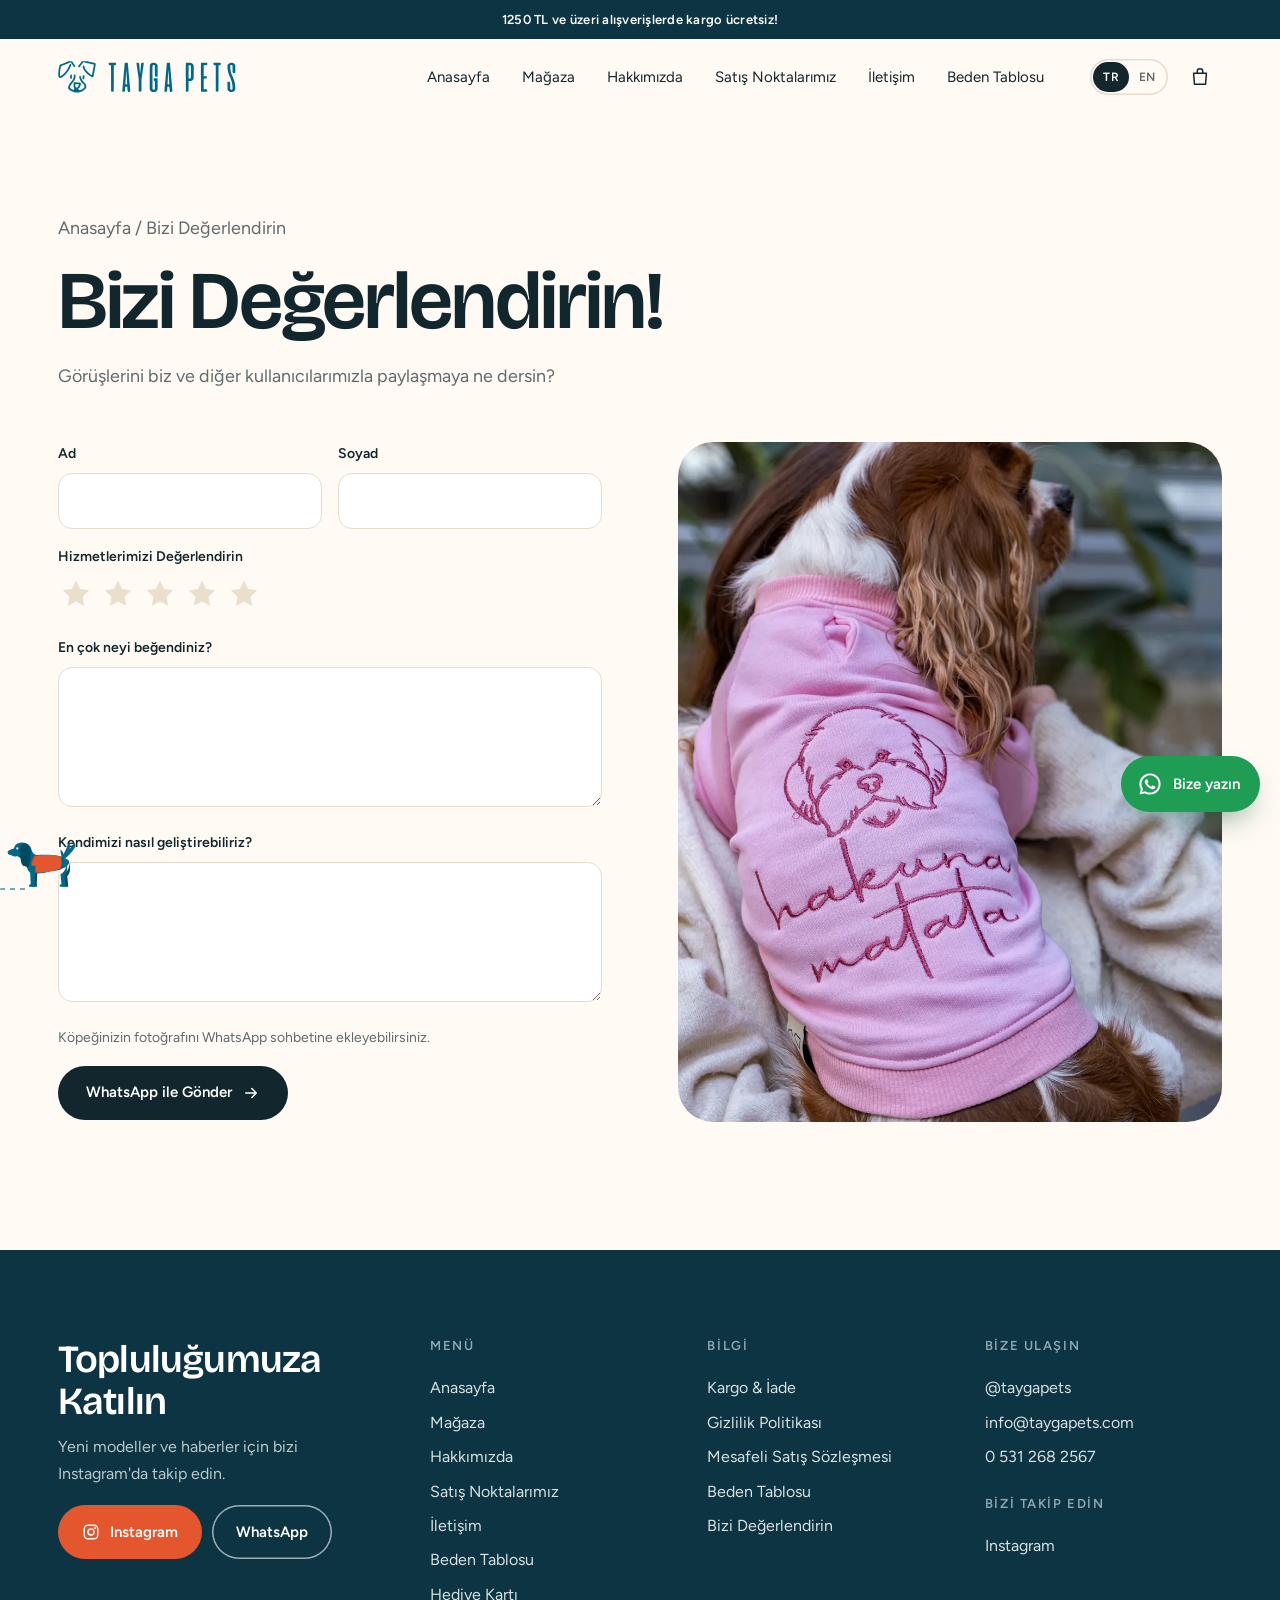
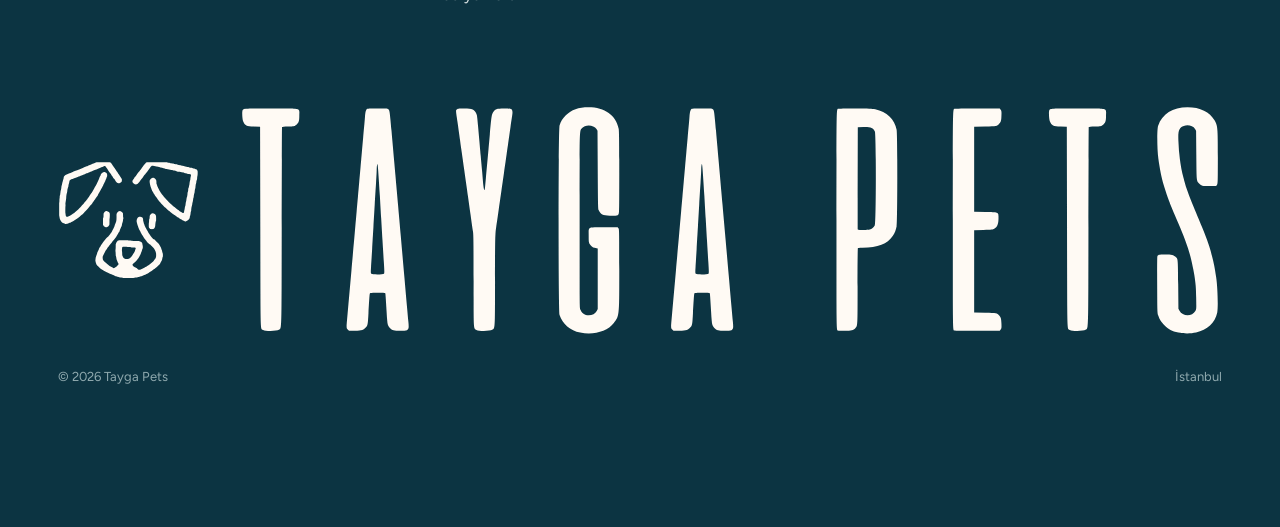
<file: bizi-degerlendirin.html>
<!doctype html>
<html lang="tr">
<head>
<meta charset="utf-8">
<meta name="viewport" content="width=device-width, initial-scale=1, viewport-fit=cover">
<title>Bizi Değerlendirin · Tayga Pets</title>
<meta name="description" content="Tayga Pets: köpekler için nakışlı sweatshirtler.">
<link rel="icon" href="icon.png">
<link rel="apple-touch-icon" href="icon.png">
<meta property="og:site_name" content="Tayga Pets">
<meta property="og:title" content="Bizi Değerlendirin · Tayga Pets">
<meta property="og:description" content="Tayga Pets: köpekler için nakışlı sweatshirtler.">
<meta property="og:image" content="https://taygapets.com/hi-1750.webp">
<meta property="og:type" content="website">
<meta name="theme-color" content="#fffaf4">
<link rel="preconnect" href="https://fonts.googleapis.com">
<link rel="preconnect" href="https://fonts.gstatic.com" crossorigin>
<link href="https://fonts.googleapis.com/css2?family=Bricolage+Grotesque:opsz,wght@12..96,500;12..96,600&family=Figtree:wght@400;500;600&display=swap" rel="stylesheet">
<link rel="stylesheet" href="style.css">
</head>
<body>
<a class="skip" href="#main">Ana İçeriğe Atla</a>
<p class="bar"><b>1250 TL ve üzeri alışverişlerde kargo ücretsiz!</b></p>
<header class="top">
  <div class="wrap top-in">
    <a class="logo" href="index.html" aria-label="Tayga Pets anasayfa"><svg class="logo-m" aria-hidden="true" xmlns="http://www.w3.org/2000/svg" viewBox="0 0 2987 2507" xmlns:c2pa="http://c2pa.org/manifest"><metadata><c2pa:manifest>[base64]/[base64]/Ky8738kIAAACAY2JvcqVjYWxnZnNoYTI1NmNwYWRNAAAAAAAAAAAAAAAAAGRoYXNoWCA8Nz4ki4CBLXhWkSf/RtUwE2SkbK+WMxrg50oVi7FyI2RuYW1lbmp1bWJmIG1hbmlmZXN0amV4Y2x1c2lvbnOBomVzdGFydBh/[base64]/[base64]/[base64]/3cyjxFA3Qo5S46fX0/ihY0VZ7mfb9KF703t5OjWDBWMA4GA1UdDwEB/wQEAwIHgDAVBgNVHSUEDjAMBgorBgEEAYPoXgIBMAwGA1UdEwEB/wQCMAAwHwYDVR0jBBgwFoAUzlHiBIFOZFsj+OPEz5o+nMHXXMIwCgYIKoZIzj0EAwMDZwAwZAIwMXMdFJ4BetLLVY7ORuE9noqbbAZOZn/aArXyTwFAZfKrPzxF2vPoJNf1+UCdg1XGAjBwX1zd9WGqYkqmL5SFqw1QySjr1zJfpJM9+1rdDwSPLMOPOjKuiXjoU/[base64]/343T7dY8rOn0obJ5u2Gse6RGCFdjsLszE/23PYOQZMzeZJrdxHAtCN0oseomE5mboYMs=</c2pa:manifest></metadata><path fill="currentColor" fill-rule="evenodd" d="M1409.0 2483.0C1387.7 2482.4 1385.3 2482.1 1363.0 2477.8C1350.1 2475.2 1336.1 2472.9 1332.0 2472.5C1318.9 2471.4 1312.9 2470.0 1299.2 2464.9C1289.9 2461.5 1280.3 2458.8 1268.1 2456.4C1248.5 2452.5 1244.5 2451.4 1231.5 2445.9C1226.5 2443.8 1216.7 2440.5 1209.5 2438.5C1198.5 2435.4 1192.4 2432.8 1169.0 2421.0C1148.0 2410.5 1138.4 2406.2 1128.4 2403.1C1121.2 2400.9 1109.3 2396.2 1101.9 2392.7C1094.5 2389.2 1084.9 2385.1 1080.5 2383.5C1069.2 2379.6 1050.7 2370.6 1035.5 2361.8C1028.3 2357.7 1018.2 2352.1 1013.0 2349.5C1001.1 2343.6 997.1 2341.2 957.0 2317.2C914.3 2291.6 908.4 2287.3 881.5 2262.5C875.5 2257.0 866.5 2249.0 861.5 2244.8C849.1 2234.3 825.1 2209.8 820.1 2202.5C817.3 2198.6 814.9 2193.2 812.9 2186.5C810.1 2177.2 807.4 2169.3 801.5 2153.0C798.4 2144.4 793.0 2114.5 793.0 2106.1C793.0 2102.4 793.9 2094.4 795.0 2088.3C796.1 2082.2 797.4 2070.9 798.0 2063.3C799.0 2048.8 800.8 2041.1 805.7 2030.4C807.1 2027.1 810.4 2018.0 813.0 2010.0C815.7 2002.0 819.6 1991.1 821.8 1985.8C824.5 1979.5 827.0 1970.9 829.0 1961.0C832.6 1943.4 835.2 1935.9 842.0 1923.9C844.8 1919.1 849.0 1910.7 851.4 1905.3C853.8 1899.9 857.8 1891.1 860.4 1885.8C862.9 1880.4 866.6 1871.2 868.6 1865.3C873.8 1849.8 876.8 1843.9 887.3 1828.9C892.5 1821.5 898.9 1811.7 901.7 1807.0C904.5 1802.3 909.5 1793.8 912.9 1788.0C916.3 1782.2 922.7 1773.2 927.1 1768.0C935.5 1758.2 941.2 1750.2 949.7 1736.5C952.4 1732.1 958.9 1722.8 964.1 1715.9C969.3 1709.0 976.0 1699.3 979.0 1694.5C982.6 1688.7 989.4 1680.4 998.8 1670.6C1006.6 1662.3 1016.1 1651.7 1019.8 1647.0C1028.6 1635.9 1039.0 1625.5 1052.2 1614.8C1058.0 1610.0 1066.4 1602.0 1070.7 1596.9C1075.0 1591.8 1082.7 1582.9 1087.9 1577.1C1098.2 1565.4 1104.1 1557.2 1111.9 1543.3C1117.2 1533.9 1119.2 1531.2 1132.0 1516.0C1137.4 1509.5 1141.0 1503.8 1146.9 1492.0C1151.2 1483.5 1160.8 1464.8 1168.3 1450.5C1177.3 1433.2 1183.2 1420.6 1185.9 1412.8C1188.1 1406.4 1191.7 1397.4 1194.0 1392.8C1200.2 1380.5 1202.9 1372.8 1205.6 1360.0C1207.5 1350.7 1209.1 1346.2 1214.0 1336.5C1219.3 1325.9 1224.5 1312.3 1232.5 1288.4C1233.8 1284.5 1235.6 1276.4 1236.4 1270.4C1237.2 1264.4 1238.7 1255.9 1239.6 1251.5C1241.1 1244.7 1241.4 1234.6 1241.9 1184.5C1242.6 1119.2 1242.5 1120.6 1249.7 1108.0C1269.6 1073.6 1301.8 1056.1 1326.7 1066.2C1349.9 1075.6 1366.7 1089.5 1374.5 1105.5C1379.2 1115.1 1380.0 1121.5 1380.0 1151.0C1380.0 1178.6 1380.6 1184.6 1384.6 1196.6C1388.2 1207.7 1388.6 1214.0 1386.0 1222.5C1381.5 1237.5 1381.0 1239.8 1380.0 1250.5C1378.9 1261.0 1373.9 1290.6 1372.1 1296.7C1371.6 1298.2 1369.2 1304.9 1366.7 1311.5C1361.7 1324.7 1358.0 1340.9 1355.6 1360.1C1353.7 1375.2 1352.3 1379.5 1343.7 1396.6C1340.1 1403.8 1334.8 1415.2 1332.0 1422.0C1329.2 1428.8 1323.5 1441.1 1319.4 1449.3C1313.3 1461.4 1311.2 1466.8 1308.5 1477.5C1304.6 1493.0 1304.1 1494.2 1295.4 1505.7C1282.2 1523.1 1278.5 1529.6 1272.1 1545.7C1268.1 1555.8 1249.8 1585.6 1239.1 1599.4C1228.0 1613.8 1213.8 1634.0 1207.3 1644.5C1199.0 1657.9 1194.1 1663.9 1177.5 1681.0C1161.8 1697.3 1153.9 1707.4 1147.1 1720.0C1140.5 1732.4 1135.3 1738.9 1118.0 1757.2C1106.1 1769.8 1096.9 1780.8 1084.4 1797.5C1075.0 1810.2 1064.2 1824.1 1060.3 1828.6C1051.6 1838.6 1048.7 1842.9 1042.1 1855.4C1035.6 1867.7 1031.6 1873.7 1020.0 1888.1C1013.7 1896.0 1009.4 1902.6 1006.2 1909.3C1003.6 1914.7 991.3 1939.5 978.9 1964.3C948.4 2025.4 948.0 2026.4 948.0 2052.6C948.0 2091.3 957.5 2111.5 987.5 2136.8C992.5 2141.0 1001.9 2149.3 1008.4 2155.3C1014.9 2161.3 1025.5 2170.1 1031.9 2174.9C1038.3 2179.8 1049.5 2189.2 1056.9 2195.9C1079.7 2216.6 1110.0 2237.1 1136.1 2249.2C1141.3 2251.7 1151.1 2257.4 1157.8 2261.9C1184.9 2280.4 1193.5 2278.8 1224.9 2250.2C1232.6 2243.1 1242.8 2234.9 1248.5 2231.2C1260.0 2223.9 1264.9 2219.5 1273.2 2209.1C1288.0 2190.7 1288.4 2182.8 1275.4 2162.6C1267.2 2149.8 1264.2 2143.7 1258.7 2127.5C1256.2 2120.3 1252.2 2109.5 1249.7 2103.4C1244.8 2091.3 1238.0 2062.8 1236.0 2046.0C1235.2 2039.5 1233.2 2031.7 1229.7 2021.5L1224.6 2006.5L1223.9 1974.5C1223.3 1946.6 1222.9 1941.1 1220.9 1931.5C1217.5 1915.5 1217.5 1888.3 1220.9 1872.5C1223.2 1862.2 1223.3 1858.7 1224.0 1814.5L1224.6 1767.5L1227.2 1760.0C1229.6 1753.2 1235.1 1739.2 1241.6 1723.5C1245.1 1714.9 1252.3 1705.6 1262.7 1696.3C1282.1 1678.9 1275.5 1679.8 1376.9 1680.3C1456.5 1680.6 1458.8 1680.6 1470.0 1682.8C1476.3 1684.0 1488.5 1685.5 1497.0 1686.0C1505.5 1686.5 1517.7 1687.9 1524.0 1689.0C1531.5 1690.4 1543.1 1691.4 1557.0 1692.0C1572.1 1692.6 1581.9 1693.5 1590.0 1695.1C1600.8 1697.2 1605.2 1697.4 1658.5 1698.0C1723.6 1698.7 1715.8 1697.7 1742.9 1709.4C1777.8 1724.5 1788.0 1737.2 1791.9 1770.5C1792.5 1775.5 1794.4 1784.9 1796.2 1791.5C1799.3 1803.1 1799.4 1804.2 1799.5 1823.5C1799.5 1845.6 1798.8 1849.4 1792.5 1861.9C1787.7 1871.6 1784.5 1881.2 1782.1 1893.2C1780.9 1899.1 1778.2 1908.2 1775.9 1913.7C1773.6 1919.1 1769.7 1930.0 1767.0 1938.0C1764.4 1946.0 1760.3 1957.0 1757.8 1962.5C1755.3 1968.0 1751.3 1977.0 1749.0 1982.5C1744.2 1993.8 1742.4 1997.3 1729.5 2019.0C1724.4 2027.5 1717.7 2039.2 1714.5 2045.0C1707.3 2058.0 1704.7 2062.1 1695.0 2074.0C1690.8 2079.2 1684.1 2088.2 1680.0 2094.0C1669.7 2108.6 1670.1 2108.3 1648.2 2130.3C1633.7 2144.9 1624.3 2153.3 1612.8 2162.1C1588.0 2181.1 1580.6 2190.4 1580.5 2203.0C1580.4 2219.4 1599.8 2241.5 1621.3 2249.6C1632.9 2253.9 1641.7 2258.7 1664.5 2272.6C1668.3 2274.9 1678.9 2282.3 1688.0 2289.1C1708.8 2304.4 1714.9 2307.5 1724.5 2307.4C1733.0 2307.3 1749.0 2302.3 1765.0 2294.8C1770.8 2292.1 1781.3 2287.8 1788.5 2285.3C1795.7 2282.8 1805.1 2278.7 1809.5 2276.0C1813.9 2273.4 1824.7 2267.6 1833.5 2263.2C1853.1 2253.5 1854.5 2252.7 1895.3 2228.2C1913.4 2217.4 1931.5 2205.8 1935.5 2202.5C1963.3 2179.9 1978.9 2166.9 1988.5 2158.3C1994.6 2152.9 2003.3 2145.6 2007.9 2142.1C2022.7 2130.8 2027.6 2124.8 2041.1 2101.6C2043.0 2098.4 2048.9 2091.0 2054.3 2085.2C2062.8 2076.1 2065.0 2073.0 2069.6 2063.5C2080.0 2042.1 2082.0 2030.7 2082.0 1993.7C2082.0 1963.2 2081.4 1958.7 2075.5 1943.0C2073.1 1936.5 2069.5 1925.0 2067.6 1917.4C2062.5 1897.6 2049.4 1871.4 2036.8 1855.8C2011.8 1824.6 1991.7 1803.8 1974.0 1790.7C1966.6 1785.2 1956.9 1777.7 1952.5 1774.0C1948.1 1770.4 1937.9 1761.9 1929.9 1755.2C1921.8 1748.5 1911.8 1739.3 1907.7 1734.8C1903.5 1730.2 1893.6 1719.4 1885.7 1710.7C1877.7 1702.0 1867.5 1689.7 1862.9 1683.2C1858.3 1676.8 1851.1 1667.1 1846.8 1661.7C1837.7 1650.3 1827.7 1635.6 1819.5 1621.5C1813.0 1610.4 1795.7 1584.4 1785.6 1570.5C1782.0 1565.5 1776.5 1556.5 1773.4 1550.5C1770.2 1544.5 1764.8 1534.5 1761.3 1528.3C1757.8 1522.1 1753.3 1513.1 1751.3 1508.3C1746.8 1497.0 1743.3 1490.1 1734.7 1475.5C1725.4 1459.7 1719.1 1446.2 1713.9 1431.0C1711.6 1424.1 1707.1 1412.0 1703.9 1403.9C1700.8 1395.9 1696.6 1384.2 1694.7 1377.9C1692.8 1371.7 1689.3 1361.5 1687.0 1355.5C1683.3 1345.7 1680.6 1336.5 1671.4 1301.0C1668.0 1288.2 1667.2 1271.6 1669.3 1259.5C1671.2 1248.8 1681.7 1218.8 1686.3 1211.1C1707.3 1175.6 1759.6 1169.7 1789.6 1199.5C1802.1 1211.9 1804.8 1220.1 1806.0 1249.0L1806.8 1268.5L1811.8 1283.5C1815.1 1293.4 1817.4 1302.4 1818.5 1309.9C1820.3 1322.4 1823.2 1331.4 1829.1 1343.1C1831.2 1347.4 1834.5 1356.4 1836.5 1363.1C1838.9 1371.6 1842.5 1380.6 1847.9 1391.5C1852.3 1400.3 1861.7 1419.5 1868.9 1434.1C1878.1 1452.9 1884.1 1463.8 1889.5 1471.3C1896.7 1481.5 1904.0 1493.9 1916.0 1516.1C1919.0 1521.7 1925.2 1531.5 1929.8 1537.9C1934.4 1544.3 1941.1 1554.0 1944.7 1559.5C1971.2 1600.3 2004.5 1641.2 2020.5 1652.5C2023.8 1654.8 2031.2 1659.1 2037.0 1662.0C2047.1 1667.1 2048.1 1667.9 2062.0 1682.3C2083.0 1704.0 2099.0 1720.0 2121.0 1741.5L2140.5 1760.5L2149.6 1776.0C2165.5 1803.0 2173.8 1818.3 2177.4 1826.8C2179.4 1831.3 2182.6 1838.3 2184.6 1842.3C2189.2 1851.4 2192.2 1859.4 2195.4 1870.8C2196.8 1875.7 2199.8 1884.4 2202.0 1890.1C2204.7 1896.9 2207.3 1906.9 2210.0 1920.1C2212.8 1934.1 2215.4 1943.9 2219.0 1953.4C2225.5 1971.1 2226.3 1976.7 2225.8 2002.9L2225.4 2024.5L2220.2 2039.5C2216.7 2049.8 2214.6 2058.0 2213.6 2065.6C2209.9 2092.0 2206.0 2106.2 2199.2 2117.2C2197.1 2120.7 2192.7 2127.7 2189.6 2132.8C2186.4 2138.0 2179.9 2150.1 2175.0 2159.8C2170.2 2169.6 2164.2 2180.2 2161.7 2183.5C2154.7 2192.7 2092.9 2251.2 2078.0 2262.8C2073.3 2266.4 2064.3 2273.5 2058.0 2278.5C2051.7 2283.6 2040.0 2292.5 2032.0 2298.3C2024.0 2304.1 2012.8 2312.7 2007.0 2317.4C2001.2 2322.1 1991.8 2328.7 1986.0 2332.1C1980.2 2335.6 1971.0 2341.4 1965.5 2345.0C1960.0 2348.6 1952.6 2353.4 1949.0 2355.5C1945.4 2357.6 1935.8 2363.7 1927.5 2369.1C1900.5 2386.5 1852.5 2410.8 1828.9 2418.9C1822.5 2421.1 1812.6 2425.4 1806.9 2428.4C1799.4 2432.4 1792.8 2434.9 1783.1 2437.5C1775.7 2439.5 1765.4 2443.1 1760.1 2445.4C1747.3 2451.1 1742.4 2452.7 1730.5 2454.5C1712.9 2457.3 1701.8 2460.1 1688.5 2465.0C1675.1 2470.0 1669.0 2471.4 1656.0 2472.5C1651.9 2472.9 1636.8 2475.5 1622.5 2478.3L1596.5 2483.5L1514.0 2483.6C1468.6 2483.6 1421.4 2483.4 1409.0 2483.0ZM1483.0 2078.7C1506.9 2070.6 1540.4 2049.2 1552.4 2034.3C1582.4 1997.1 1588.9 1988.1 1598.2 1970.5C1602.3 1962.8 1608.6 1952.2 1612.2 1947.0C1623.2 1931.1 1628.3 1919.8 1634.5 1897.7C1636.5 1890.7 1640.4 1879.2 1643.2 1872.2C1651.6 1851.4 1651.0 1844.6 1640.3 1839.3L1634.5 1836.5L1599.0 1835.9L1563.5 1835.4L1548.0 1830.0L1532.5 1824.5L1480.0 1823.9C1432.0 1823.4 1426.5 1823.1 1416.0 1821.2C1392.7 1816.8 1378.6 1817.3 1369.7 1823.0C1363.5 1826.9 1361.1 1832.3 1359.9 1845.2C1359.4 1850.9 1358.3 1861.6 1357.4 1869.0C1355.2 1886.8 1355.9 1911.1 1359.0 1926.0C1360.8 1934.6 1361.3 1941.7 1362.0 1965.5C1362.8 1996.8 1363.2 1999.1 1369.6 2013.6C1371.0 2016.9 1374.0 2024.2 1376.1 2030.0C1383.7 2050.3 1396.6 2064.3 1417.5 2074.7C1430.0 2081.0 1436.0 2082.0 1458.5 2081.6C1473.6 2081.3 1476.3 2081.0 1483.0 2078.7ZM1971.3 1444.5C1955.0 1440.9 1935.0 1423.9 1929.9 1409.5C1926.4 1399.6 1925.8 1389.9 1926.3 1353.3C1926.6 1322.1 1926.9 1317.4 1928.9 1308.0C1930.7 1299.5 1931.3 1292.5 1931.9 1271.5L1932.7 1245.5L1938.0 1230.0L1943.2 1214.5L1944.1 1195.0C1945.5 1159.9 1949.6 1147.1 1963.9 1132.9C1991.5 1105.6 2020.4 1103.6 2051.7 1126.8C2061.8 1134.3 2069.0 1142.5 2073.9 1151.9C2081.6 1166.8 2081.5 1165.9 2081.5 1217.0L2081.5 1262.5L2076.3 1277.5C2072.0 1289.9 2070.9 1294.5 2070.0 1304.0C2069.4 1310.3 2068.0 1320.2 2066.9 1326.0C2065.5 1333.3 2064.6 1343.6 2064.0 1359.5C2063.1 1385.3 2062.8 1386.9 2053.5 1409.0C2045.2 1428.5 2035.4 1439.5 2022.7 1443.6C2015.5 1445.9 1980.3 1446.6 1971.3 1444.5ZM1011.0 1404.5C1001.6 1401.9 984.8 1395.0 980.6 1392.1C974.9 1388.1 971.2 1383.0 964.1 1369.0C953.9 1349.0 954.5 1354.7 954.5 1282.0L954.5 1218.5L959.9 1203.0L965.3 1187.5L966.1 1154.0C966.9 1113.0 968.1 1107.4 979.4 1091.5C990.6 1075.9 1005.8 1065.1 1019.7 1063.0C1033.7 1060.8 1042.5 1063.1 1066.3 1075.3C1088.2 1086.4 1093.2 1092.4 1097.8 1112.5C1100.8 1125.7 1098.7 1201.1 1094.9 1218.0C1092.9 1226.9 1092.7 1231.3 1092.1 1287.0C1091.3 1357.9 1091.9 1354.7 1076.5 1375.5C1066.5 1389.0 1060.7 1393.2 1043.3 1399.6C1025.0 1406.3 1020.0 1407.1 1011.0 1404.5ZM159.5 1335.3C158.4 1335.0 152.8 1332.9 147.0 1330.5C141.2 1328.2 130.5 1324.4 123.3 1322.0C109.4 1317.6 100.2 1312.8 87.0 1303.0C73.7 1293.2 62.1 1276.8 48.9 1249.4C38.5 1227.8 37.1 1223.4 33.1 1200.0C31.4 1190.4 28.8 1175.5 27.3 1167.0L24.5 1151.5L24.5 1022.5L24.5 893.5L26.9 882.5C28.9 873.0 29.3 867.3 30.0 840.0C30.7 813.7 31.2 806.8 33.0 798.0C34.6 790.1 35.3 781.7 35.9 764.5L36.7 741.5L41.9 726.4C46.6 712.4 47.1 710.2 48.0 696.9C48.6 689.0 49.9 677.8 51.0 672.0C52.1 666.2 53.4 655.0 54.0 647.1C54.9 633.9 55.4 631.5 59.9 618.1C62.7 610.0 65.4 599.7 66.0 595.0C66.6 590.3 68.0 581.8 69.1 576.0C70.1 570.2 71.4 559.1 72.0 551.3C73.0 537.0 73.8 533.5 80.3 515.5C81.7 511.6 84.9 497.1 87.5 483.2C90.8 465.0 93.2 454.9 96.0 446.9C98.3 440.7 101.1 429.8 102.5 421.9C105.2 406.8 107.7 398.5 113.5 384.7C117.5 375.2 119.2 367.2 120.9 351.4C122.2 339.3 125.1 330.7 130.7 322.5C136.5 313.9 146.1 303.8 152.3 299.7C158.7 295.5 179.8 286.5 195.2 281.4C201.4 279.4 212.1 275.0 219.0 271.8C225.9 268.5 235.7 264.3 240.8 262.4C245.9 260.5 256.3 256.1 263.8 252.6C271.3 249.0 282.2 244.7 288.0 243.0C300.7 239.2 325.6 228.5 344.0 219.1C352.8 214.6 361.3 211.1 368.5 209.0C374.6 207.3 384.0 203.9 389.5 201.4C402.0 195.7 409.9 192.8 422.0 189.5C427.7 188.0 438.5 183.6 449.0 178.6C458.6 174.0 468.3 169.6 470.5 169.0C472.7 168.3 480.1 165.5 487.0 162.8C493.9 160.0 505.4 155.8 512.5 153.3C530.2 147.1 540.9 142.4 554.9 134.6C563.3 129.9 571.2 126.5 581.7 123.1C589.8 120.4 601.7 115.7 608.1 112.7C614.5 109.6 623.9 105.5 629.1 103.7C634.3 101.8 641.7 98.7 645.5 96.7C656.5 91.2 664.1 88.3 675.7 84.9C682.7 82.9 695.9 77.4 713.1 69.4C731.3 60.9 742.4 56.3 748.1 55.0C765.7 50.7 768.8 49.7 780.2 43.9C795.0 36.5 810.3 29.7 818.9 26.8L825.5 24.5L958.5 24.2C1040.9 24.0 1093.9 24.3 1097.8 24.9C1115.4 27.6 1127.1 38.9 1148.0 73.0C1152.5 80.4 1160.6 92.6 1166.0 100.0C1177.5 116.0 1188.9 132.9 1199.2 149.5C1203.3 156.1 1210.9 167.2 1216.1 174.2C1221.3 181.2 1229.5 192.9 1234.3 200.2C1239.1 207.5 1248.1 220.7 1254.1 229.5C1260.2 238.3 1268.9 251.9 1273.6 259.7C1278.2 267.5 1287.0 280.6 1293.2 288.8C1299.4 297.1 1306.9 308.0 1309.8 313.2C1312.7 318.3 1318.4 326.8 1322.6 332.0C1332.2 344.2 1348.6 369.6 1351.6 377.0C1357.6 391.7 1357.6 420.1 1351.7 432.9C1347.6 442.0 1328.1 458.8 1312.7 466.6C1302.8 471.7 1295.1 473.4 1285.5 472.7C1269.3 471.6 1257.3 465.3 1241.4 449.5C1229.3 437.6 1226.1 433.2 1215.0 413.5C1203.7 393.6 1198.7 386.7 1185.6 373.0C1178.1 365.3 1172.2 358.1 1170.0 354.2C1161.8 339.5 1156.6 331.0 1152.2 325.3C1149.6 321.9 1144.9 315.8 1141.8 311.8C1138.7 307.7 1133.6 299.7 1130.5 294.0C1123.7 281.5 1118.9 274.3 1109.4 262.5C1105.5 257.6 1099.7 249.4 1096.5 244.5C1093.3 239.6 1087.7 231.4 1083.9 226.5C1080.2 221.6 1072.3 209.2 1066.4 199.0C1056.0 181.0 1040.4 157.2 1029.0 142.0C1025.9 137.9 1020.5 130.3 1017.1 125.2C1003.4 105.2 997.2 103.4 973.5 112.9C966.9 115.6 957.6 118.9 952.9 120.4C948.2 121.8 938.8 125.7 931.9 129.1C918.3 135.8 905.0 141.4 886.1 148.5C879.3 151.0 868.0 155.7 860.9 159.0C853.9 162.3 843.4 166.6 837.8 168.5C832.1 170.5 821.6 175.0 814.5 178.5C806.9 182.3 796.9 186.2 790.5 188.0C784.5 189.8 773.0 194.2 765.0 198.0C757.0 201.7 746.0 206.2 740.5 208.0C735.0 209.8 726.0 213.3 720.5 215.8C715.0 218.2 706.2 221.8 701.0 223.7C695.8 225.6 685.9 229.8 679.1 233.1C672.3 236.3 660.9 240.8 653.9 243.0C646.9 245.2 636.1 249.3 630.0 252.0C623.9 254.7 613.0 258.8 605.7 261.1C598.4 263.4 589.1 266.9 585.0 269.0C562.7 280.2 535.4 292.1 525.7 294.9C514.0 298.3 506.5 301.2 495.5 306.7C491.7 308.7 484.3 311.8 479.1 313.7C473.9 315.5 464.5 319.6 458.1 322.6C451.7 325.7 442.4 329.7 437.5 331.5C432.6 333.3 422.9 337.4 416.0 340.5C407.6 344.4 399.1 347.4 390.1 349.6C370.0 354.6 355.0 360.4 320.0 376.5C313.6 379.4 304.2 383.0 299.0 384.5C286.2 388.1 278.2 391.3 267.6 397.3C248.6 408.0 243.7 416.2 240.5 442.8C238.7 457.3 237.4 462.4 231.9 476.3C224.3 495.3 222.0 505.7 221.1 524.0C220.3 540.2 220.2 540.7 215.8 552.5C213.3 559.1 210.0 568.8 208.5 574.0C207.0 579.2 204.9 585.7 203.8 588.4C200.4 597.2 199.0 605.2 198.0 621.5C197.5 630.3 196.3 641.1 195.5 645.5C194.6 649.9 193.2 658.5 192.4 664.5C191.4 671.8 189.2 680.4 186.0 690.0C182.1 701.6 180.9 706.8 180.0 716.0C179.4 722.3 178.0 732.2 176.9 738.0C175.3 745.8 174.6 755.2 174.0 775.0C173.3 797.5 172.8 803.2 170.7 813.0C169.3 819.3 167.9 827.9 167.5 832.0C166.8 840.0 163.4 862.8 159.4 885.1C156.5 901.5 156.3 913.1 158.7 929.7C160.4 941.5 160.4 942.4 158.5 955.2C155.3 976.7 155.5 1099.4 158.7 1115.5C159.9 1121.5 161.4 1131.7 162.0 1138.0C165.2 1172.2 176.7 1186.7 197.7 1183.0C209.9 1180.9 240.0 1167.3 259.0 1155.2C266.4 1150.5 278.6 1142.9 286.0 1138.4C310.6 1123.4 324.4 1114.2 333.5 1106.9C338.4 1102.9 347.9 1095.8 354.5 1091.0C375.7 1075.9 395.1 1059.6 409.5 1045.0C417.2 1037.2 428.2 1026.7 434.0 1021.5C458.4 999.8 486.4 971.0 493.8 959.8C499.0 952.1 503.6 946.8 510.2 940.8C537.5 916.0 541.1 911.9 556.9 887.5C562.0 879.6 568.2 871.8 575.1 864.5C580.9 858.5 589.7 848.1 594.7 841.5C599.7 834.9 606.3 826.6 609.5 823.0C612.6 819.4 619.2 810.9 624.0 804.0C628.9 797.1 636.5 787.2 641.0 782.0C651.6 769.7 658.2 759.6 666.6 743.3C670.8 735.0 675.7 727.1 679.7 722.3C683.2 718.0 688.8 711.2 692.1 707.2C695.4 703.1 701.6 693.9 705.9 686.7C710.2 679.4 722.0 660.7 732.1 645.0C749.9 617.4 753.6 610.6 774.5 569.0C780.6 556.8 787.5 544.8 792.9 537.0C803.4 522.0 806.9 515.9 810.8 506.0C814.8 496.1 831.4 462.1 838.4 449.5C841.5 444.0 845.4 435.9 847.1 431.6C848.8 427.2 853.5 416.9 857.7 408.7C861.8 400.4 866.9 388.4 869.0 382.1C875.7 361.8 888.2 333.3 896.0 320.5C902.8 309.4 905.0 304.3 907.6 293.2C909.0 287.3 911.5 279.8 913.1 276.5C922.8 256.7 959.2 231.1 977.5 231.0C984.0 231.0 988.4 232.3 1000.3 237.6C1030.5 251.2 1041.9 266.8 1043.7 297.0C1044.7 315.6 1042.4 326.7 1033.1 347.0C1030.5 352.8 1027.3 361.2 1026.0 365.7C1024.6 370.9 1021.4 378.1 1017.4 385.2C1013.8 391.4 1010.1 399.5 1009.0 403.2C1007.9 407.0 1006.1 413.3 1004.9 417.2C1003.8 421.2 1000.2 429.9 997.0 436.5C993.9 443.1 989.3 453.0 987.0 458.5C981.9 470.4 967.0 500.4 957.1 518.5C953.2 525.6 948.0 536.7 945.5 543.0C940.8 555.2 935.8 564.1 926.0 578.0C922.7 582.7 915.9 594.6 910.8 604.5C905.8 614.4 899.2 626.5 896.2 631.5C885.8 648.4 876.7 664.5 869.4 679.0C865.4 687.0 859.5 697.7 856.1 702.8C852.8 708.0 848.7 715.6 846.9 719.8C841.0 734.1 838.1 738.5 811.3 772.9C801.0 786.1 794.5 796.3 775.2 829.5C773.0 833.4 767.7 840.8 763.5 846.0C754.2 857.4 746.9 867.7 727.9 895.9C716.1 913.5 711.3 919.7 701.0 930.4C683.3 948.9 674.4 959.3 665.2 972.2C645.2 1000.4 618.9 1030.4 586.5 1061.7C576.6 1071.3 560.8 1087.1 551.5 1096.8C529.0 1120.2 513.2 1135.1 498.6 1146.8C491.9 1152.1 480.6 1162.1 473.5 1169.0C452.2 1189.6 439.9 1199.5 415.0 1216.0C408.1 1220.6 397.6 1227.9 391.6 1232.3C381.8 1239.4 361.3 1253.1 329.0 1274.1C317.4 1281.6 283.5 1298.3 269.5 1303.5C264.6 1305.3 254.9 1309.4 248.0 1312.5C238.4 1316.9 230.8 1319.4 215.0 1323.5C203.7 1326.3 190.0 1330.3 184.5 1332.3C174.7 1335.9 166.2 1336.9 159.5 1335.3ZM2697.5 1281.4C2694.4 1280.5 2658.4 1263.7 2641.0 1254.9C2632.4 1250.6 2619.9 1243.2 2612.9 1238.3C2601.1 1230.1 2595.3 1226.5 2572.5 1213.8C2567.6 1211.0 2557.4 1204.8 2550.0 1200.0C2542.6 1195.2 2532.0 1188.8 2526.5 1185.9C2514.2 1179.4 2507.6 1175.1 2493.5 1164.1C2487.4 1159.4 2477.3 1152.3 2471.0 1148.3C2464.7 1144.4 2454.1 1136.8 2447.5 1131.5C2440.9 1126.1 2421.3 1111.0 2403.8 1097.9C2386.4 1084.8 2366.8 1069.2 2360.3 1063.2C2353.8 1057.2 2343.7 1048.5 2337.8 1043.8C2331.9 1039.1 2318.7 1027.2 2308.3 1017.2C2298.0 1007.3 2286.1 996.4 2282.0 992.9C2258.3 973.0 2199.2 914.4 2187.6 899.5C2183.7 894.5 2176.7 886.2 2171.9 881.0C2159.9 867.9 2142.2 846.3 2134.5 835.5C2131.0 830.5 2123.4 821.2 2117.7 814.7C2110.7 806.8 2105.1 799.3 2100.9 791.9C2089.7 772.6 2083.5 763.8 2073.6 753.1C2068.1 747.2 2061.1 738.2 2057.3 732.1C2053.6 726.3 2046.7 715.4 2041.9 708.0C2037.2 700.6 2029.6 687.3 2025.1 678.5C2020.3 668.9 2014.2 658.7 2009.9 653.0C2006.0 647.8 2001.5 640.9 1999.9 637.7C1996.6 631.2 1986.7 604.4 1981.3 587.5C1979.4 581.5 1975.1 570.1 1971.9 562.3C1968.6 554.4 1965.0 543.9 1963.9 538.8C1960.4 523.0 1959.3 518.9 1955.1 507.0C1952.0 498.0 1950.8 493.0 1950.0 484.0C1949.4 477.7 1947.9 467.6 1946.7 461.5C1943.6 445.3 1943.6 418.2 1946.8 409.2C1950.9 397.7 1962.7 380.7 1971.2 374.2C1992.4 358.1 2009.2 352.3 2023.5 356.5C2043.1 362.2 2071.0 382.9 2078.7 397.5C2085.8 410.9 2087.1 418.5 2088.0 449.0C2088.9 478.2 2088.9 478.4 2095.1 494.7C2097.2 500.3 2100.3 510.2 2101.9 516.7C2105.8 532.2 2106.4 533.6 2115.9 553.3C2120.4 562.5 2124.0 570.2 2124.0 570.4C2124.0 570.7 2126.4 575.3 2129.3 580.7C2132.2 586.1 2136.6 594.8 2139.0 600.0C2144.3 611.4 2158.8 637.6 2165.5 648.0C2182.4 674.4 2198.9 698.4 2208.5 710.5C2214.6 718.2 2220.7 725.9 2222.1 727.6C2223.4 729.3 2227.6 734.3 2231.3 738.6C2235.1 742.9 2241.5 751.6 2245.7 757.9C2251.2 766.3 2257.6 773.9 2270.5 787.4C2280.0 797.3 2290.6 809.0 2293.9 813.3C2297.3 817.5 2303.3 824.1 2307.2 827.8C2326.4 845.7 2336.0 855.4 2344.7 865.5C2349.9 871.5 2359.0 880.5 2364.9 885.3C2370.7 890.2 2381.1 899.7 2388.0 906.4C2423.3 940.8 2450.3 964.6 2469.0 978.0C2474.2 981.8 2482.8 988.5 2488.0 993.0C2493.2 997.5 2501.1 1003.7 2505.5 1006.8C2509.9 1009.8 2520.0 1017.1 2528.0 1023.0C2536.0 1028.9 2547.0 1036.8 2552.5 1040.5C2558.0 1044.3 2565.9 1049.9 2570.0 1053.0C2590.0 1068.0 2641.1 1099.0 2650.9 1102.0C2667.2 1107.1 2673.6 1098.1 2676.0 1066.4C2676.9 1054.0 2677.6 1051.1 2682.0 1038.1C2685.9 1026.3 2687.1 1021.3 2688.0 1012.0C2689.5 996.3 2694.7 969.0 2697.7 960.5C2704.7 941.0 2705.1 939.1 2706.1 921.5C2707.3 898.8 2712.3 871.5 2718.4 853.7C2722.7 841.3 2723.0 839.5 2724.0 824.7C2725.1 806.7 2729.9 779.2 2733.7 768.5C2739.3 752.9 2740.9 746.8 2742.4 736.4C2743.2 730.4 2744.6 721.9 2745.5 717.5C2746.4 713.1 2747.5 701.0 2748.0 690.7C2748.9 672.9 2749.1 671.4 2752.5 661.7C2761.8 635.4 2761.2 638.4 2762.0 615.5C2762.9 592.5 2763.5 589.3 2770.9 569.8C2776.2 555.9 2776.8 553.4 2778.0 539.5C2778.9 529.6 2780.0 525.0 2784.0 512.9C2788.7 499.0 2789.0 497.5 2790.0 482.4C2790.5 473.7 2791.7 462.9 2792.5 458.5C2793.4 454.1 2795.0 444.9 2796.1 438.0C2797.2 431.1 2799.6 421.0 2801.5 415.5C2806.3 401.5 2807.0 397.5 2808.0 380.3C2809.0 363.8 2814.2 333.3 2818.7 318.2C2822.0 306.9 2822.8 295.5 2820.6 291.2C2817.1 284.4 2803.5 279.4 2781.9 277.0C2763.6 275.0 2759.0 274.0 2745.2 268.9C2735.9 265.5 2726.3 262.8 2714.1 260.4C2703.6 258.4 2690.7 255.0 2682.0 252.0C2670.5 248.1 2665.2 246.9 2656.5 246.0C2635.4 243.9 2616.3 240.1 2599.5 234.5C2586.5 230.1 2581.4 228.9 2572.0 228.0C2549.7 225.8 2530.4 221.4 2514.8 215.1C2497.6 208.1 2486.1 205.5 2464.6 204.0C2452.0 203.1 2449.4 202.5 2436.1 198.1C2426.6 194.8 2417.7 192.6 2410.5 191.6C2384.5 187.9 2366.3 184.2 2356.6 180.5C2339.5 174.1 2321.4 170.1 2300.0 168.0C2290.7 167.1 2285.7 166.0 2274.0 162.0C2266.0 159.2 2254.8 156.1 2249.1 155.0C2243.4 153.8 2231.0 150.5 2221.6 147.5C2202.3 141.4 2195.8 139.8 2182.0 137.6C2176.8 136.8 2166.9 134.2 2160.0 132.0C2153.1 129.8 2143.2 127.3 2138.0 126.4C2132.8 125.6 2122.4 123.8 2115.0 122.6C2107.6 121.3 2098.1 119.6 2094.0 119.0C2089.9 118.3 2078.1 115.4 2067.9 112.5C2044.9 105.9 2033.5 103.5 2015.1 101.4C1989.6 98.5 1986.5 99.8 1972.2 119.0C1967.2 125.9 1958.5 137.1 1953.0 144.0C1942.6 157.0 1933.7 168.7 1918.6 189.3C1913.7 196.0 1906.7 205.3 1903.0 210.0C1899.3 214.7 1894.0 221.9 1891.2 226.1C1888.4 230.3 1882.6 237.9 1878.3 243.1C1874.0 248.3 1864.6 259.9 1857.5 269.0C1850.3 278.1 1841.1 289.4 1836.8 294.3C1828.6 303.6 1815.6 322.5 1804.7 340.6C1796.5 354.4 1792.7 359.3 1776.4 377.0C1761.5 393.5 1758.1 397.8 1740.5 424.0C1721.9 451.6 1697.2 479.5 1684.5 487.2C1668.3 497.0 1646.5 499.6 1629.5 493.7C1607.8 486.1 1587.7 466.8 1581.1 447.3C1575.2 429.6 1580.5 412.8 1600.2 386.8C1605.7 379.7 1612.2 369.6 1615.4 363.4C1619.8 354.8 1623.4 349.7 1632.6 339.0C1639.0 331.6 1647.2 322.1 1650.7 318.0C1656.5 311.3 1666.1 297.5 1680.5 275.0C1683.2 270.9 1689.5 262.8 1694.6 257.0C1718.1 230.5 1741.4 201.5 1750.4 187.8C1754.4 181.6 1760.8 172.6 1764.6 167.9C1768.4 163.2 1777.6 150.6 1785.0 140.0C1792.4 129.3 1802.7 115.1 1807.8 108.3C1812.9 101.5 1819.9 91.5 1823.3 86.2C1833.4 70.6 1862.8 37.0 1871.4 31.1C1881.8 23.9 1862.5 24.5 2098.0 24.5L2309.5 24.5L2323.1 29.3C2332.4 32.5 2340.7 34.7 2349.1 36.0C2357.3 37.2 2365.7 39.4 2374.0 42.3C2385.9 46.6 2415.0 52.2 2436.5 54.5C2439.8 54.8 2449.0 57.3 2457.0 60.0C2471.1 64.8 2485.8 67.9 2513.0 71.6C2519.9 72.6 2528.5 74.8 2538.0 78.1C2552.0 82.9 2572.5 87.3 2593.0 90.0C2597.8 90.7 2607.7 93.2 2616.0 96.0C2627.6 99.9 2632.8 101.1 2642.0 102.0C2657.3 103.5 2676.1 107.3 2685.7 110.9C2690.0 112.5 2697.2 115.2 2701.8 116.9C2713.2 121.2 2731.9 124.8 2748.9 126.0C2764.0 127.1 2767.0 127.9 2788.6 136.3C2797.0 139.7 2807.4 142.1 2826.0 145.0C2830.1 145.7 2839.6 147.9 2847.0 150.0C2854.4 152.1 2865.9 155.0 2872.5 156.5C2879.1 158.0 2887.4 160.3 2891.0 161.7C2894.6 163.0 2903.8 165.7 2911.6 167.5C2932.7 172.6 2936.5 174.2 2943.5 181.4C2950.4 188.5 2958.1 201.4 2961.3 211.5C2965.0 223.2 2964.6 281.2 2960.7 303.0C2953.7 342.1 2952.8 348.1 2952.0 365.5C2951.1 384.9 2951.0 385.1 2942.1 409.6C2937.2 423.3 2935.3 433.2 2934.0 451.3C2933.1 464.0 2932.5 466.6 2928.0 479.9C2924.1 491.7 2922.9 496.7 2922.0 506.0C2921.4 512.3 2920.0 522.4 2918.9 528.4C2917.8 534.4 2916.5 546.9 2916.0 556.1C2915.1 572.5 2915.0 573.1 2910.1 587.7C2906.0 599.8 2904.8 605.1 2903.5 616.0C2902.7 623.4 2901.3 634.2 2900.5 640.0C2899.7 645.8 2898.6 656.0 2898.0 662.7C2897.0 674.6 2895.9 679.2 2889.7 696.5C2886.1 706.5 2881.2 734.0 2880.0 750.9C2879.1 764.1 2878.6 766.5 2874.0 779.9C2870.1 791.7 2868.9 796.7 2868.0 806.0C2867.4 812.3 2866.0 822.2 2865.0 828.0C2864.0 833.8 2862.6 843.0 2862.0 848.5C2861.2 855.6 2859.4 862.8 2855.9 873.2C2851.2 887.3 2850.9 888.7 2850.0 903.7C2848.8 923.7 2845.3 941.1 2838.5 961.5C2834.6 973.1 2832.8 980.3 2832.0 987.5C2831.4 993.0 2830.0 1002.5 2828.8 1008.5C2827.6 1015.4 2826.5 1026.8 2826.0 1039.0L2825.2 1058.5L2820.1 1073.6C2815.4 1087.5 2814.9 1089.8 2814.0 1102.9C2812.5 1123.5 2807.1 1152.4 2801.6 1168.3C2797.9 1179.1 2796.9 1183.7 2796.0 1193.5C2793.9 1217.1 2788.7 1226.6 2766.2 1248.1C2751.8 1261.8 2744.4 1267.1 2728.5 1275.1C2716.6 1281.1 2715.8 1281.4 2707.8 1281.6C2703.2 1281.8 2698.6 1281.6 2697.5 1281.4Z"/></svg><svg class="logo-w" aria-hidden="true" xmlns="http://www.w3.org/2000/svg" viewBox="0 0 2287 548" xmlns:c2pa="http://c2pa.org/manifest"><metadata><c2pa:manifest>[base64]/iNoIr0MAJ/W9EEN1QqyG5zSdYFGpp/7Mr6/[base64]/[base64]/[base64]/3cyjxFA3Qo5S46fX0/ihY0VZ7mfb9KF703t5OjWDBWMA4GA1UdDwEB/wQEAwIHgDAVBgNVHSUEDjAMBgorBgEEAYPoXgIBMAwGA1UdEwEB/wQCMAAwHwYDVR0jBBgwFoAUzlHiBIFOZFsj+OPEz5o+nMHXXMIwCgYIKoZIzj0EAwMDZwAwZAIwMXMdFJ4BetLLVY7ORuE9noqbbAZOZn/aArXyTwFAZfKrPzxF2vPoJNf1+UCdg1XGAjBwX1zd9WGqYkqmL5SFqw1QySjr1zJfpJM9+1rdDwSPLMOPOjKuiXjoU/[base64]</c2pa:manifest></metadata><path fill="currentColor" fill-rule="evenodd" d="M796.4 535.1C773.1 530.1 755.5 515.0 748.4 494.0C745.4 485.3 745.5 63.7 748.4 54.5C751.6 44.5 755.1 38.9 763.0 31.0C776.1 17.8 792.3 12.0 815.6 12.0C853.2 12.0 879.7 30.8 885.6 61.8C886.7 67.8 887.0 86.7 887.0 163.9C887.0 257.7 887.0 258.6 885.0 260.8C882.1 263.9 879.5 264.3 865.2 263.8C848.2 263.2 844.1 261.2 839.0 250.5C837.7 248.0 837.4 233.3 837.0 157.0L836.5 66.5L834.1 62.6C827.6 52.2 807.3 51.3 800.1 61.1C794.7 68.4 795.0 56.2 795.0 274.6C795.0 474.8 795.0 477.0 797.0 482.3C799.4 488.7 802.0 491.4 807.9 493.5C818.4 497.2 830.3 493.5 834.7 485.0L837.0 480.5L837.0 410.3L837.0 340.0L834.5 339.5C833.1 339.2 831.0 338.8 829.7 338.5C825.8 337.7 820.6 333.6 818.3 329.5C816.2 325.8 816.0 324.2 816.0 309.9C816.0 288.5 812.3 290.5 851.7 290.5L883.2 290.5L885.1 292.9C886.9 295.1 887.0 298.1 887.0 387.3C887.0 498.4 887.3 495.7 874.3 513.0C859.9 532.3 826.9 541.7 796.4 535.1ZM2184.5 535.0C2168.8 531.5 2161.9 527.9 2152.0 518.0C2144.2 510.2 2141.2 505.6 2137.7 495.5C2135.6 489.7 2135.5 487.8 2135.2 425.5C2135.0 390.3 2135.2 360.5 2135.5 359.3C2136.7 354.4 2138.2 354.0 2153.6 354.0C2169.0 354.0 2173.1 354.9 2177.8 359.3C2183.7 364.7 2183.5 362.7 2184.0 423.5L2184.5 479.6L2187.0 484.5C2193.9 498.1 2216.7 498.4 2223.8 485.0C2226.2 480.5 2226.2 480.4 2225.7 454.5C2225.3 429.6 2224.8 424.0 2221.4 401.5C2219.3 387.5 2212.9 358.8 2209.5 348.5C2208.8 346.3 2207.5 342.0 2206.5 339.0C2200.8 321.0 2195.3 306.8 2179.2 269.5C2172.4 253.6 2166.4 239.4 2165.9 238.0C2165.1 235.4 2163.7 231.7 2160.0 222.0C2158.2 217.4 2154.3 205.3 2150.0 191.5C2145.7 177.5 2140.9 153.7 2137.9 131.0C2134.9 108.9 2134.6 63.2 2137.4 55.0C2146.7 27.6 2171.3 12.1 2205.6 12.0C2234.9 12.0 2257.4 22.9 2268.3 42.5C2275.7 55.7 2276.0 58.7 2276.0 128.6C2276.0 188.9 2276.0 189.8 2273.9 192.4L2271.9 195.0L2256.9 195.0C2240.4 195.0 2237.2 194.1 2231.9 188.3C2226.6 182.6 2226.6 182.6 2226.0 122.5L2225.5 66.5L2223.1 62.6C2218.5 55.2 2206.8 52.1 2196.9 55.5C2186.0 59.4 2183.5 66.1 2184.4 89.5C2185.5 121.6 2189.7 152.4 2196.2 176.0C2197.3 180.1 2198.6 184.8 2199.0 186.5C2201.4 196.5 2209.5 218.6 2219.7 243.0C2223.2 251.5 2228.1 263.2 2230.5 269.0C2232.8 274.8 2236.5 283.6 2238.5 288.5C2247.5 310.0 2256.2 333.9 2259.0 344.5C2259.4 346.1 2260.9 351.8 2262.2 357.0C2266.9 374.9 2268.8 384.6 2272.0 406.0C2275.6 430.4 2277.0 477.0 2274.5 489.1C2269.6 512.2 2251.4 529.2 2225.3 535.0C2213.5 537.6 2196.0 537.6 2184.5 535.0ZM60.7 529.1C53.9 524.7 54.6 547.4 54.0 290.0L53.5 57.5L39.5 57.0C21.6 56.4 18.7 54.9 14.1 44.5C12.6 41.0 11.4 25.5 12.4 21.6C14.1 14.6 10.1 15.0 78.4 15.0C152.2 15.0 144.5 13.1 144.5 31.2C144.5 45.1 143.3 48.4 136.2 53.8C132.8 56.4 132.1 56.5 118.8 56.8C109.3 57.0 104.7 57.5 104.4 58.3C104.2 59.0 103.9 163.2 103.7 290.0C103.5 544.6 104.0 524.0 97.1 528.7C92.4 531.9 65.3 532.2 60.7 529.1ZM256.9 528.0C253.5 524.6 253.5 526.4 256.5 492.0C259.7 456.8 262.9 420.6 265.5 391.0C266.3 381.4 267.7 366.0 268.5 356.8C271.0 328.4 272.9 307.3 274.5 288.5C275.4 278.6 276.7 263.3 277.5 254.5C278.3 245.7 279.6 230.4 280.5 220.5C281.4 210.6 282.7 195.3 283.5 186.5C284.3 177.7 285.6 162.4 286.5 152.5C287.4 142.6 288.7 127.3 289.5 118.5C290.3 109.7 291.6 94.4 292.5 84.5C293.4 74.6 294.5 62.0 295.0 56.5C295.6 51.0 296.4 41.0 296.9 34.3C297.9 22.0 299.4 16.8 302.5 15.6C303.4 15.3 314.4 15.0 326.9 15.0C349.3 15.0 349.7 15.0 351.8 17.3C354.1 19.8 354.8 24.9 358.5 67.0C359.3 77.2 360.7 92.7 361.5 101.5C362.3 110.3 363.6 125.6 364.5 135.5C365.4 145.4 366.7 160.7 367.5 169.5C368.3 178.3 369.6 193.6 370.5 203.5C371.4 213.4 372.7 228.7 373.5 237.5C374.3 246.3 375.6 261.6 376.5 271.5C377.3 281.4 378.7 296.9 379.5 306.0C380.3 315.1 381.7 330.4 382.5 340.0C384.3 360.2 386.4 383.8 388.5 407.8C390.3 428.7 392.4 452.0 394.5 476.0C395.4 486.2 396.7 501.0 397.5 508.9C399.6 530.3 399.0 531.0 378.8 531.0C364.1 531.0 360.1 529.9 354.6 524.4C350.5 520.3 349.0 516.0 348.5 507.2C345.5 457.7 344.6 444.4 344.0 443.7C342.9 442.4 310.0 442.6 308.7 443.9C307.7 444.9 307.4 448.8 305.0 490.0C303.6 516.0 303.3 517.4 299.6 522.3C294.2 529.4 289.8 530.9 273.7 530.9L259.8 531.0L256.9 528.0ZM555.6 529.1C548.5 524.4 549.0 533.6 549.0 415.6C549.0 328.6 548.7 308.2 547.6 301.1C546.8 296.4 545.4 287.1 544.5 280.5C543.6 273.9 542.3 264.2 541.5 259.0C540.7 253.8 539.4 244.3 538.5 238.0C537.7 231.7 536.3 222.0 535.5 216.5C534.7 211.0 533.4 201.3 532.5 195.0C529.8 175.9 528.0 163.0 526.5 152.5C525.7 147.0 524.3 137.3 523.5 131.0C522.6 124.7 521.3 115.2 520.5 110.0C519.7 104.8 518.4 95.4 517.6 89.2C516.7 83.1 515.3 72.9 514.4 66.8C513.6 60.6 512.3 51.2 511.5 46.0C507.4 17.5 507.5 20.2 510.0 17.5C512.3 15.1 512.7 15.0 527.2 15.0C546.3 15.0 551.2 17.2 555.4 27.3C557.1 31.5 557.3 32.6 559.5 58.0C563.1 98.1 564.0 108.4 565.5 125.5C566.4 135.4 567.7 150.2 568.5 158.5C569.3 166.8 570.2 177.3 570.5 182.0C571.3 193.0 572.9 203.3 574.0 204.4C574.9 205.3 575.0 204.5 577.5 176.5C579.0 159.2 580.5 143.0 583.5 110.0C584.3 101.5 585.7 86.4 586.5 76.5C590.3 34.2 590.9 29.9 593.9 24.5C598.5 16.3 602.2 15.0 619.9 15.0C640.7 15.0 641.0 15.4 637.6 37.4C636.8 42.4 635.4 51.7 634.6 58.0C632.1 75.2 630.2 88.8 628.6 100.3C627.7 105.9 626.4 115.7 625.5 122.0C624.6 128.3 623.3 137.8 622.5 143.0C621.7 148.2 620.4 157.7 619.5 164.0C618.6 170.3 617.3 179.8 616.5 185.0C615.7 190.2 614.4 199.7 613.5 206.0C612.6 212.3 611.3 221.8 610.5 227.0C609.7 232.2 608.4 241.7 607.5 248.0C604.8 267.3 603.0 280.1 601.5 289.5C599.1 305.1 598.9 312.2 598.7 417.5C598.5 531.2 598.9 524.1 592.1 528.7C587.4 531.9 560.3 532.2 555.6 529.1ZM1009.9 528.0C1006.5 524.6 1006.5 526.4 1009.5 492.0C1012.7 456.8 1015.9 420.6 1018.5 391.0C1019.3 381.4 1020.7 366.0 1021.5 356.8C1024.0 328.4 1025.9 307.3 1027.5 288.5C1028.4 278.6 1029.7 263.3 1030.5 254.5C1031.3 245.7 1032.6 230.4 1033.5 220.5C1034.4 210.6 1035.7 195.3 1036.5 186.5C1037.3 177.7 1038.6 162.4 1039.5 152.5C1040.4 142.6 1041.7 127.3 1042.5 118.5C1043.3 109.7 1044.6 94.4 1045.5 84.5C1046.4 74.6 1047.5 62.0 1048.0 56.5C1048.6 51.0 1049.4 41.0 1049.9 34.3C1050.9 22.0 1052.4 16.8 1055.5 15.6C1056.4 15.3 1067.4 15.0 1079.9 15.0C1102.3 15.0 1102.7 15.0 1104.8 17.3C1107.1 19.8 1107.8 24.9 1111.5 67.0C1112.3 77.2 1113.7 92.7 1114.5 101.5C1115.3 110.3 1116.6 125.6 1117.5 135.5C1118.4 145.4 1119.7 160.7 1120.5 169.5C1122.1 188.0 1124.4 214.3 1126.6 238.5C1128.4 260.0 1130.6 284.3 1132.5 305.8C1133.3 315.0 1134.7 330.4 1135.5 340.0C1137.3 360.2 1139.4 383.8 1141.5 407.8C1143.3 428.7 1145.4 452.0 1147.5 476.0C1148.4 486.2 1149.7 501.0 1150.5 508.9C1152.6 530.3 1152.0 531.0 1131.8 531.0C1117.1 531.0 1113.1 529.9 1107.6 524.4C1103.5 520.3 1102.0 516.0 1101.5 507.2C1098.5 457.7 1097.6 444.4 1097.0 443.7C1095.9 442.4 1063.0 442.6 1061.7 443.9C1060.7 444.9 1060.4 448.8 1058.0 490.0C1056.6 516.0 1056.3 517.4 1052.6 522.3C1047.2 529.4 1042.8 530.9 1026.7 530.9L1012.8 531.0L1009.9 528.0ZM1394.4 530.2C1391.0 528.0 1391.0 528.3 1391.0 273.0C1391.0 17.7 1391.0 18.0 1394.4 15.8C1395.0 15.4 1412.6 15.0 1433.5 15.0C1467.6 15.0 1472.5 15.2 1480.9 17.0C1507.6 22.7 1526.0 40.2 1530.6 64.4C1532.7 75.0 1532.6 278.3 1530.6 288.5C1528.6 298.4 1526.7 303.2 1521.5 311.1C1509.0 329.8 1487.6 338.0 1450.9 338.0C1443.0 338.0 1441.1 338.3 1440.6 339.6C1440.3 340.5 1440.0 380.3 1440.0 428.1C1440.0 522.2 1440.2 518.9 1434.7 524.9C1430.1 529.9 1425.7 531.0 1410.0 531.0C1402.0 531.0 1395.0 530.6 1394.4 530.2ZM1664.4 530.2C1661.0 528.0 1661.0 528.3 1661.0 273.0C1661.0 17.7 1661.0 18.0 1664.4 15.8C1665.0 15.4 1689.0 15.0 1717.7 15.0L1769.9 15.0L1772.0 17.8C1774.0 20.3 1774.2 21.4 1773.8 32.0C1773.4 44.0 1772.6 46.5 1768.1 51.3C1763.5 56.4 1762.9 56.5 1736.0 57.0L1710.5 57.5L1710.5 156.0L1710.5 254.5L1736.8 255.0C1768.7 255.6 1767.0 254.8 1767.0 269.4C1767.0 283.3 1764.2 290.2 1757.0 294.4C1753.8 296.3 1751.4 296.5 1732.0 297.0L1710.5 297.5L1710.5 393.0L1710.5 488.5L1736.0 489.0C1762.9 489.5 1763.5 489.6 1768.1 494.7C1772.6 499.5 1773.4 502.0 1773.8 514.0C1774.2 524.6 1774.0 525.7 1772.0 528.2L1769.9 531.0L1717.7 531.0C1689.0 531.0 1665.0 530.6 1664.4 530.2ZM1932.7 529.1C1925.9 524.7 1926.6 547.4 1926.0 290.0L1925.5 57.5L1911.5 57.0C1893.6 56.4 1890.7 54.9 1886.1 44.5C1884.6 41.0 1883.4 25.5 1884.4 21.6C1886.1 14.6 1882.1 15.0 1950.4 15.0C2024.2 15.0 2016.5 13.1 2016.5 31.2C2016.5 45.1 2015.3 48.4 2008.2 53.8C2004.8 56.4 2004.1 56.5 1990.8 56.8C1981.3 57.0 1976.7 57.5 1976.4 58.3C1976.2 59.0 1975.9 163.2 1975.7 290.0C1975.5 544.6 1976.0 524.0 1969.1 528.7C1964.4 531.9 1937.3 532.2 1932.7 529.1ZM341.0 398.5C342.1 397.2 342.0 392.2 340.7 371.7C339.8 357.8 338.3 334.8 337.5 320.5C336.7 306.2 335.3 283.5 334.5 270.0C333.7 256.5 332.3 233.3 331.5 218.5C329.0 176.2 327.0 148.7 326.3 146.0L325.6 143.5L324.9 146.5C324.5 148.2 324.2 152.9 324.1 157.0C324.1 161.1 323.4 174.8 322.6 187.5C321.8 200.2 320.4 222.9 319.5 238.0C318.6 253.1 317.3 276.5 316.5 290.0C315.7 303.5 314.3 326.6 313.5 341.5C312.6 356.4 311.5 375.0 311.0 383.0C310.2 396.0 310.3 397.6 311.7 398.8C314.3 400.7 339.4 400.5 341.0 398.5ZM1094.0 398.5C1095.1 397.2 1095.0 392.2 1093.7 371.7C1092.8 357.8 1091.3 334.8 1090.5 320.5C1089.7 306.2 1088.3 283.5 1087.5 270.0C1086.7 256.5 1085.3 233.3 1084.5 218.5C1082.0 176.2 1080.0 148.7 1079.3 146.0L1078.6 143.5L1077.9 146.5C1077.5 148.2 1077.2 152.9 1077.1 157.0C1077.1 161.1 1076.4 174.8 1075.6 187.5C1074.8 200.2 1073.4 222.9 1072.5 238.0C1071.6 253.1 1070.3 276.5 1069.5 290.0C1068.7 303.5 1067.3 326.6 1066.5 341.5C1065.6 356.4 1064.5 375.0 1064.0 383.0C1063.2 396.0 1063.3 397.6 1064.7 398.8C1067.3 400.7 1092.4 400.5 1094.0 398.5ZM1468.2 296.0C1473.0 294.6 1477.6 290.7 1480.0 285.9C1483.1 280.0 1483.1 74.1 1480.1 68.2C1475.7 59.6 1470.8 57.8 1453.0 58.2L1440.5 58.5L1440.2 176.5C1440.1 241.4 1440.2 295.1 1440.5 295.8C1441.1 297.3 1462.7 297.5 1468.2 296.0Z"/></svg></a>
    <nav class="nav" aria-label="Ana menü"><a href="index.html">Anasayfa</a><a href="magaza.html">Mağaza</a><a href="hakkimizda.html">Hakkımızda</a><a href="satis-noktalarimiz.html">Satış Noktalarımız</a><a href="iletisim.html">İletişim</a><a href="beden-tablosu.html">Beden Tablosu</a></nav>
    <div class="tools">
      <div class="lang" role="group" aria-label="Dil / Language"><button type="button" data-lang="tr" aria-pressed="true">TR</button><button type="button" data-lang="en" aria-pressed="false">EN</button></div>
      <a class="icon-btn" href="https://www.shopier.com/taygapets" target="_blank" rel="noopener" aria-label="Shopier mağazamız"><svg viewBox="0 0 24 24"><path d="M5 8h14l-1 12H6L5 8Z"/><path d="M9 8V6a3 3 0 0 1 6 0v2"/></svg></a>
      <button class="icon-btn menu-btn" data-menu aria-expanded="false" aria-controls="drawer" aria-label="Menüyü aç"><svg viewBox="0 0 24 24"><path d="M4 8h16M4 16h16"/></svg></button>
    </div>
  </div>
</header>
<div class="drawer" id="drawer">
  <div class="drawer-head"><span class="logo"><svg class="logo-m" aria-hidden="true" xmlns="http://www.w3.org/2000/svg" viewBox="0 0 2987 2507" xmlns:c2pa="http://c2pa.org/manifest"><metadata><c2pa:manifest>[base64]/[base64]/Ky8738kIAAACAY2JvcqVjYWxnZnNoYTI1NmNwYWRNAAAAAAAAAAAAAAAAAGRoYXNoWCA8Nz4ki4CBLXhWkSf/RtUwE2SkbK+WMxrg50oVi7FyI2RuYW1lbmp1bWJmIG1hbmlmZXN0amV4Y2x1c2lvbnOBomVzdGFydBh/[base64]/[base64]/[base64]/3cyjxFA3Qo5S46fX0/ihY0VZ7mfb9KF703t5OjWDBWMA4GA1UdDwEB/wQEAwIHgDAVBgNVHSUEDjAMBgorBgEEAYPoXgIBMAwGA1UdEwEB/wQCMAAwHwYDVR0jBBgwFoAUzlHiBIFOZFsj+OPEz5o+nMHXXMIwCgYIKoZIzj0EAwMDZwAwZAIwMXMdFJ4BetLLVY7ORuE9noqbbAZOZn/aArXyTwFAZfKrPzxF2vPoJNf1+UCdg1XGAjBwX1zd9WGqYkqmL5SFqw1QySjr1zJfpJM9+1rdDwSPLMOPOjKuiXjoU/[base64]/343T7dY8rOn0obJ5u2Gse6RGCFdjsLszE/23PYOQZMzeZJrdxHAtCN0oseomE5mboYMs=</c2pa:manifest></metadata><path fill="currentColor" fill-rule="evenodd" d="M1409.0 2483.0C1387.7 2482.4 1385.3 2482.1 1363.0 2477.8C1350.1 2475.2 1336.1 2472.9 1332.0 2472.5C1318.9 2471.4 1312.9 2470.0 1299.2 2464.9C1289.9 2461.5 1280.3 2458.8 1268.1 2456.4C1248.5 2452.5 1244.5 2451.4 1231.5 2445.9C1226.5 2443.8 1216.7 2440.5 1209.5 2438.5C1198.5 2435.4 1192.4 2432.8 1169.0 2421.0C1148.0 2410.5 1138.4 2406.2 1128.4 2403.1C1121.2 2400.9 1109.3 2396.2 1101.9 2392.7C1094.5 2389.2 1084.9 2385.1 1080.5 2383.5C1069.2 2379.6 1050.7 2370.6 1035.5 2361.8C1028.3 2357.7 1018.2 2352.1 1013.0 2349.5C1001.1 2343.6 997.1 2341.2 957.0 2317.2C914.3 2291.6 908.4 2287.3 881.5 2262.5C875.5 2257.0 866.5 2249.0 861.5 2244.8C849.1 2234.3 825.1 2209.8 820.1 2202.5C817.3 2198.6 814.9 2193.2 812.9 2186.5C810.1 2177.2 807.4 2169.3 801.5 2153.0C798.4 2144.4 793.0 2114.5 793.0 2106.1C793.0 2102.4 793.9 2094.4 795.0 2088.3C796.1 2082.2 797.4 2070.9 798.0 2063.3C799.0 2048.8 800.8 2041.1 805.7 2030.4C807.1 2027.1 810.4 2018.0 813.0 2010.0C815.7 2002.0 819.6 1991.1 821.8 1985.8C824.5 1979.5 827.0 1970.9 829.0 1961.0C832.6 1943.4 835.2 1935.9 842.0 1923.9C844.8 1919.1 849.0 1910.7 851.4 1905.3C853.8 1899.9 857.8 1891.1 860.4 1885.8C862.9 1880.4 866.6 1871.2 868.6 1865.3C873.8 1849.8 876.8 1843.9 887.3 1828.9C892.5 1821.5 898.9 1811.7 901.7 1807.0C904.5 1802.3 909.5 1793.8 912.9 1788.0C916.3 1782.2 922.7 1773.2 927.1 1768.0C935.5 1758.2 941.2 1750.2 949.7 1736.5C952.4 1732.1 958.9 1722.8 964.1 1715.9C969.3 1709.0 976.0 1699.3 979.0 1694.5C982.6 1688.7 989.4 1680.4 998.8 1670.6C1006.6 1662.3 1016.1 1651.7 1019.8 1647.0C1028.6 1635.9 1039.0 1625.5 1052.2 1614.8C1058.0 1610.0 1066.4 1602.0 1070.7 1596.9C1075.0 1591.8 1082.7 1582.9 1087.9 1577.1C1098.2 1565.4 1104.1 1557.2 1111.9 1543.3C1117.2 1533.9 1119.2 1531.2 1132.0 1516.0C1137.4 1509.5 1141.0 1503.8 1146.9 1492.0C1151.2 1483.5 1160.8 1464.8 1168.3 1450.5C1177.3 1433.2 1183.2 1420.6 1185.9 1412.8C1188.1 1406.4 1191.7 1397.4 1194.0 1392.8C1200.2 1380.5 1202.9 1372.8 1205.6 1360.0C1207.5 1350.7 1209.1 1346.2 1214.0 1336.5C1219.3 1325.9 1224.5 1312.3 1232.5 1288.4C1233.8 1284.5 1235.6 1276.4 1236.4 1270.4C1237.2 1264.4 1238.7 1255.9 1239.6 1251.5C1241.1 1244.7 1241.4 1234.6 1241.9 1184.5C1242.6 1119.2 1242.5 1120.6 1249.7 1108.0C1269.6 1073.6 1301.8 1056.1 1326.7 1066.2C1349.9 1075.6 1366.7 1089.5 1374.5 1105.5C1379.2 1115.1 1380.0 1121.5 1380.0 1151.0C1380.0 1178.6 1380.6 1184.6 1384.6 1196.6C1388.2 1207.7 1388.6 1214.0 1386.0 1222.5C1381.5 1237.5 1381.0 1239.8 1380.0 1250.5C1378.9 1261.0 1373.9 1290.6 1372.1 1296.7C1371.6 1298.2 1369.2 1304.9 1366.7 1311.5C1361.7 1324.7 1358.0 1340.9 1355.6 1360.1C1353.7 1375.2 1352.3 1379.5 1343.7 1396.6C1340.1 1403.8 1334.8 1415.2 1332.0 1422.0C1329.2 1428.8 1323.5 1441.1 1319.4 1449.3C1313.3 1461.4 1311.2 1466.8 1308.5 1477.5C1304.6 1493.0 1304.1 1494.2 1295.4 1505.7C1282.2 1523.1 1278.5 1529.6 1272.1 1545.7C1268.1 1555.8 1249.8 1585.6 1239.1 1599.4C1228.0 1613.8 1213.8 1634.0 1207.3 1644.5C1199.0 1657.9 1194.1 1663.9 1177.5 1681.0C1161.8 1697.3 1153.9 1707.4 1147.1 1720.0C1140.5 1732.4 1135.3 1738.9 1118.0 1757.2C1106.1 1769.8 1096.9 1780.8 1084.4 1797.5C1075.0 1810.2 1064.2 1824.1 1060.3 1828.6C1051.6 1838.6 1048.7 1842.9 1042.1 1855.4C1035.6 1867.7 1031.6 1873.7 1020.0 1888.1C1013.7 1896.0 1009.4 1902.6 1006.2 1909.3C1003.6 1914.7 991.3 1939.5 978.9 1964.3C948.4 2025.4 948.0 2026.4 948.0 2052.6C948.0 2091.3 957.5 2111.5 987.5 2136.8C992.5 2141.0 1001.9 2149.3 1008.4 2155.3C1014.9 2161.3 1025.5 2170.1 1031.9 2174.9C1038.3 2179.8 1049.5 2189.2 1056.9 2195.9C1079.7 2216.6 1110.0 2237.1 1136.1 2249.2C1141.3 2251.7 1151.1 2257.4 1157.8 2261.9C1184.9 2280.4 1193.5 2278.8 1224.9 2250.2C1232.6 2243.1 1242.8 2234.9 1248.5 2231.2C1260.0 2223.9 1264.9 2219.5 1273.2 2209.1C1288.0 2190.7 1288.4 2182.8 1275.4 2162.6C1267.2 2149.8 1264.2 2143.7 1258.7 2127.5C1256.2 2120.3 1252.2 2109.5 1249.7 2103.4C1244.8 2091.3 1238.0 2062.8 1236.0 2046.0C1235.2 2039.5 1233.2 2031.7 1229.7 2021.5L1224.6 2006.5L1223.9 1974.5C1223.3 1946.6 1222.9 1941.1 1220.9 1931.5C1217.5 1915.5 1217.5 1888.3 1220.9 1872.5C1223.2 1862.2 1223.3 1858.7 1224.0 1814.5L1224.6 1767.5L1227.2 1760.0C1229.6 1753.2 1235.1 1739.2 1241.6 1723.5C1245.1 1714.9 1252.3 1705.6 1262.7 1696.3C1282.1 1678.9 1275.5 1679.8 1376.9 1680.3C1456.5 1680.6 1458.8 1680.6 1470.0 1682.8C1476.3 1684.0 1488.5 1685.5 1497.0 1686.0C1505.5 1686.5 1517.7 1687.9 1524.0 1689.0C1531.5 1690.4 1543.1 1691.4 1557.0 1692.0C1572.1 1692.6 1581.9 1693.5 1590.0 1695.1C1600.8 1697.2 1605.2 1697.4 1658.5 1698.0C1723.6 1698.7 1715.8 1697.7 1742.9 1709.4C1777.8 1724.5 1788.0 1737.2 1791.9 1770.5C1792.5 1775.5 1794.4 1784.9 1796.2 1791.5C1799.3 1803.1 1799.4 1804.2 1799.5 1823.5C1799.5 1845.6 1798.8 1849.4 1792.5 1861.9C1787.7 1871.6 1784.5 1881.2 1782.1 1893.2C1780.9 1899.1 1778.2 1908.2 1775.9 1913.7C1773.6 1919.1 1769.7 1930.0 1767.0 1938.0C1764.4 1946.0 1760.3 1957.0 1757.8 1962.5C1755.3 1968.0 1751.3 1977.0 1749.0 1982.5C1744.2 1993.8 1742.4 1997.3 1729.5 2019.0C1724.4 2027.5 1717.7 2039.2 1714.5 2045.0C1707.3 2058.0 1704.7 2062.1 1695.0 2074.0C1690.8 2079.2 1684.1 2088.2 1680.0 2094.0C1669.7 2108.6 1670.1 2108.3 1648.2 2130.3C1633.7 2144.9 1624.3 2153.3 1612.8 2162.1C1588.0 2181.1 1580.6 2190.4 1580.5 2203.0C1580.4 2219.4 1599.8 2241.5 1621.3 2249.6C1632.9 2253.9 1641.7 2258.7 1664.5 2272.6C1668.3 2274.9 1678.9 2282.3 1688.0 2289.1C1708.8 2304.4 1714.9 2307.5 1724.5 2307.4C1733.0 2307.3 1749.0 2302.3 1765.0 2294.8C1770.8 2292.1 1781.3 2287.8 1788.5 2285.3C1795.7 2282.8 1805.1 2278.7 1809.5 2276.0C1813.9 2273.4 1824.7 2267.6 1833.5 2263.2C1853.1 2253.5 1854.5 2252.7 1895.3 2228.2C1913.4 2217.4 1931.5 2205.8 1935.5 2202.5C1963.3 2179.9 1978.9 2166.9 1988.5 2158.3C1994.6 2152.9 2003.3 2145.6 2007.9 2142.1C2022.7 2130.8 2027.6 2124.8 2041.1 2101.6C2043.0 2098.4 2048.9 2091.0 2054.3 2085.2C2062.8 2076.1 2065.0 2073.0 2069.6 2063.5C2080.0 2042.1 2082.0 2030.7 2082.0 1993.7C2082.0 1963.2 2081.4 1958.7 2075.5 1943.0C2073.1 1936.5 2069.5 1925.0 2067.6 1917.4C2062.5 1897.6 2049.4 1871.4 2036.8 1855.8C2011.8 1824.6 1991.7 1803.8 1974.0 1790.7C1966.6 1785.2 1956.9 1777.7 1952.5 1774.0C1948.1 1770.4 1937.9 1761.9 1929.9 1755.2C1921.8 1748.5 1911.8 1739.3 1907.7 1734.8C1903.5 1730.2 1893.6 1719.4 1885.7 1710.7C1877.7 1702.0 1867.5 1689.7 1862.9 1683.2C1858.3 1676.8 1851.1 1667.1 1846.8 1661.7C1837.7 1650.3 1827.7 1635.6 1819.5 1621.5C1813.0 1610.4 1795.7 1584.4 1785.6 1570.5C1782.0 1565.5 1776.5 1556.5 1773.4 1550.5C1770.2 1544.5 1764.8 1534.5 1761.3 1528.3C1757.8 1522.1 1753.3 1513.1 1751.3 1508.3C1746.8 1497.0 1743.3 1490.1 1734.7 1475.5C1725.4 1459.7 1719.1 1446.2 1713.9 1431.0C1711.6 1424.1 1707.1 1412.0 1703.9 1403.9C1700.8 1395.9 1696.6 1384.2 1694.7 1377.9C1692.8 1371.7 1689.3 1361.5 1687.0 1355.5C1683.3 1345.7 1680.6 1336.5 1671.4 1301.0C1668.0 1288.2 1667.2 1271.6 1669.3 1259.5C1671.2 1248.8 1681.7 1218.8 1686.3 1211.1C1707.3 1175.6 1759.6 1169.7 1789.6 1199.5C1802.1 1211.9 1804.8 1220.1 1806.0 1249.0L1806.8 1268.5L1811.8 1283.5C1815.1 1293.4 1817.4 1302.4 1818.5 1309.9C1820.3 1322.4 1823.2 1331.4 1829.1 1343.1C1831.2 1347.4 1834.5 1356.4 1836.5 1363.1C1838.9 1371.6 1842.5 1380.6 1847.9 1391.5C1852.3 1400.3 1861.7 1419.5 1868.9 1434.1C1878.1 1452.9 1884.1 1463.8 1889.5 1471.3C1896.7 1481.5 1904.0 1493.9 1916.0 1516.1C1919.0 1521.7 1925.2 1531.5 1929.8 1537.9C1934.4 1544.3 1941.1 1554.0 1944.7 1559.5C1971.2 1600.3 2004.5 1641.2 2020.5 1652.5C2023.8 1654.8 2031.2 1659.1 2037.0 1662.0C2047.1 1667.1 2048.1 1667.9 2062.0 1682.3C2083.0 1704.0 2099.0 1720.0 2121.0 1741.5L2140.5 1760.5L2149.6 1776.0C2165.5 1803.0 2173.8 1818.3 2177.4 1826.8C2179.4 1831.3 2182.6 1838.3 2184.6 1842.3C2189.2 1851.4 2192.2 1859.4 2195.4 1870.8C2196.8 1875.7 2199.8 1884.4 2202.0 1890.1C2204.7 1896.9 2207.3 1906.9 2210.0 1920.1C2212.8 1934.1 2215.4 1943.9 2219.0 1953.4C2225.5 1971.1 2226.3 1976.7 2225.8 2002.9L2225.4 2024.5L2220.2 2039.5C2216.7 2049.8 2214.6 2058.0 2213.6 2065.6C2209.9 2092.0 2206.0 2106.2 2199.2 2117.2C2197.1 2120.7 2192.7 2127.7 2189.6 2132.8C2186.4 2138.0 2179.9 2150.1 2175.0 2159.8C2170.2 2169.6 2164.2 2180.2 2161.7 2183.5C2154.7 2192.7 2092.9 2251.2 2078.0 2262.8C2073.3 2266.4 2064.3 2273.5 2058.0 2278.5C2051.7 2283.6 2040.0 2292.5 2032.0 2298.3C2024.0 2304.1 2012.8 2312.7 2007.0 2317.4C2001.2 2322.1 1991.8 2328.7 1986.0 2332.1C1980.2 2335.6 1971.0 2341.4 1965.5 2345.0C1960.0 2348.6 1952.6 2353.4 1949.0 2355.5C1945.4 2357.6 1935.8 2363.7 1927.5 2369.1C1900.5 2386.5 1852.5 2410.8 1828.9 2418.9C1822.5 2421.1 1812.6 2425.4 1806.9 2428.4C1799.4 2432.4 1792.8 2434.9 1783.1 2437.5C1775.7 2439.5 1765.4 2443.1 1760.1 2445.4C1747.3 2451.1 1742.4 2452.7 1730.5 2454.5C1712.9 2457.3 1701.8 2460.1 1688.5 2465.0C1675.1 2470.0 1669.0 2471.4 1656.0 2472.5C1651.9 2472.9 1636.8 2475.5 1622.5 2478.3L1596.5 2483.5L1514.0 2483.6C1468.6 2483.6 1421.4 2483.4 1409.0 2483.0ZM1483.0 2078.7C1506.9 2070.6 1540.4 2049.2 1552.4 2034.3C1582.4 1997.1 1588.9 1988.1 1598.2 1970.5C1602.3 1962.8 1608.6 1952.2 1612.2 1947.0C1623.2 1931.1 1628.3 1919.8 1634.5 1897.7C1636.5 1890.7 1640.4 1879.2 1643.2 1872.2C1651.6 1851.4 1651.0 1844.6 1640.3 1839.3L1634.5 1836.5L1599.0 1835.9L1563.5 1835.4L1548.0 1830.0L1532.5 1824.5L1480.0 1823.9C1432.0 1823.4 1426.5 1823.1 1416.0 1821.2C1392.7 1816.8 1378.6 1817.3 1369.7 1823.0C1363.5 1826.9 1361.1 1832.3 1359.9 1845.2C1359.4 1850.9 1358.3 1861.6 1357.4 1869.0C1355.2 1886.8 1355.9 1911.1 1359.0 1926.0C1360.8 1934.6 1361.3 1941.7 1362.0 1965.5C1362.8 1996.8 1363.2 1999.1 1369.6 2013.6C1371.0 2016.9 1374.0 2024.2 1376.1 2030.0C1383.7 2050.3 1396.6 2064.3 1417.5 2074.7C1430.0 2081.0 1436.0 2082.0 1458.5 2081.6C1473.6 2081.3 1476.3 2081.0 1483.0 2078.7ZM1971.3 1444.5C1955.0 1440.9 1935.0 1423.9 1929.9 1409.5C1926.4 1399.6 1925.8 1389.9 1926.3 1353.3C1926.6 1322.1 1926.9 1317.4 1928.9 1308.0C1930.7 1299.5 1931.3 1292.5 1931.9 1271.5L1932.7 1245.5L1938.0 1230.0L1943.2 1214.5L1944.1 1195.0C1945.5 1159.9 1949.6 1147.1 1963.9 1132.9C1991.5 1105.6 2020.4 1103.6 2051.7 1126.8C2061.8 1134.3 2069.0 1142.5 2073.9 1151.9C2081.6 1166.8 2081.5 1165.9 2081.5 1217.0L2081.5 1262.5L2076.3 1277.5C2072.0 1289.9 2070.9 1294.5 2070.0 1304.0C2069.4 1310.3 2068.0 1320.2 2066.9 1326.0C2065.5 1333.3 2064.6 1343.6 2064.0 1359.5C2063.1 1385.3 2062.8 1386.9 2053.5 1409.0C2045.2 1428.5 2035.4 1439.5 2022.7 1443.6C2015.5 1445.9 1980.3 1446.6 1971.3 1444.5ZM1011.0 1404.5C1001.6 1401.9 984.8 1395.0 980.6 1392.1C974.9 1388.1 971.2 1383.0 964.1 1369.0C953.9 1349.0 954.5 1354.7 954.5 1282.0L954.5 1218.5L959.9 1203.0L965.3 1187.5L966.1 1154.0C966.9 1113.0 968.1 1107.4 979.4 1091.5C990.6 1075.9 1005.8 1065.1 1019.7 1063.0C1033.7 1060.8 1042.5 1063.1 1066.3 1075.3C1088.2 1086.4 1093.2 1092.4 1097.8 1112.5C1100.8 1125.7 1098.7 1201.1 1094.9 1218.0C1092.9 1226.9 1092.7 1231.3 1092.1 1287.0C1091.3 1357.9 1091.9 1354.7 1076.5 1375.5C1066.5 1389.0 1060.7 1393.2 1043.3 1399.6C1025.0 1406.3 1020.0 1407.1 1011.0 1404.5ZM159.5 1335.3C158.4 1335.0 152.8 1332.9 147.0 1330.5C141.2 1328.2 130.5 1324.4 123.3 1322.0C109.4 1317.6 100.2 1312.8 87.0 1303.0C73.7 1293.2 62.1 1276.8 48.9 1249.4C38.5 1227.8 37.1 1223.4 33.1 1200.0C31.4 1190.4 28.8 1175.5 27.3 1167.0L24.5 1151.5L24.5 1022.5L24.5 893.5L26.9 882.5C28.9 873.0 29.3 867.3 30.0 840.0C30.7 813.7 31.2 806.8 33.0 798.0C34.6 790.1 35.3 781.7 35.9 764.5L36.7 741.5L41.9 726.4C46.6 712.4 47.1 710.2 48.0 696.9C48.6 689.0 49.9 677.8 51.0 672.0C52.1 666.2 53.4 655.0 54.0 647.1C54.9 633.9 55.4 631.5 59.9 618.1C62.7 610.0 65.4 599.7 66.0 595.0C66.6 590.3 68.0 581.8 69.1 576.0C70.1 570.2 71.4 559.1 72.0 551.3C73.0 537.0 73.8 533.5 80.3 515.5C81.7 511.6 84.9 497.1 87.5 483.2C90.8 465.0 93.2 454.9 96.0 446.9C98.3 440.7 101.1 429.8 102.5 421.9C105.2 406.8 107.7 398.5 113.5 384.7C117.5 375.2 119.2 367.2 120.9 351.4C122.2 339.3 125.1 330.7 130.7 322.5C136.5 313.9 146.1 303.8 152.3 299.7C158.7 295.5 179.8 286.5 195.2 281.4C201.4 279.4 212.1 275.0 219.0 271.8C225.9 268.5 235.7 264.3 240.8 262.4C245.9 260.5 256.3 256.1 263.8 252.6C271.3 249.0 282.2 244.7 288.0 243.0C300.7 239.2 325.6 228.5 344.0 219.1C352.8 214.6 361.3 211.1 368.5 209.0C374.6 207.3 384.0 203.9 389.5 201.4C402.0 195.7 409.9 192.8 422.0 189.5C427.7 188.0 438.5 183.6 449.0 178.6C458.6 174.0 468.3 169.6 470.5 169.0C472.7 168.3 480.1 165.5 487.0 162.8C493.9 160.0 505.4 155.8 512.5 153.3C530.2 147.1 540.9 142.4 554.9 134.6C563.3 129.9 571.2 126.5 581.7 123.1C589.8 120.4 601.7 115.7 608.1 112.7C614.5 109.6 623.9 105.5 629.1 103.7C634.3 101.8 641.7 98.7 645.5 96.7C656.5 91.2 664.1 88.3 675.7 84.9C682.7 82.9 695.9 77.4 713.1 69.4C731.3 60.9 742.4 56.3 748.1 55.0C765.7 50.7 768.8 49.7 780.2 43.9C795.0 36.5 810.3 29.7 818.9 26.8L825.5 24.5L958.5 24.2C1040.9 24.0 1093.9 24.3 1097.8 24.9C1115.4 27.6 1127.1 38.9 1148.0 73.0C1152.5 80.4 1160.6 92.6 1166.0 100.0C1177.5 116.0 1188.9 132.9 1199.2 149.5C1203.3 156.1 1210.9 167.2 1216.1 174.2C1221.3 181.2 1229.5 192.9 1234.3 200.2C1239.1 207.5 1248.1 220.7 1254.1 229.5C1260.2 238.3 1268.9 251.9 1273.6 259.7C1278.2 267.5 1287.0 280.6 1293.2 288.8C1299.4 297.1 1306.9 308.0 1309.8 313.2C1312.7 318.3 1318.4 326.8 1322.6 332.0C1332.2 344.2 1348.6 369.6 1351.6 377.0C1357.6 391.7 1357.6 420.1 1351.7 432.9C1347.6 442.0 1328.1 458.8 1312.7 466.6C1302.8 471.7 1295.1 473.4 1285.5 472.7C1269.3 471.6 1257.3 465.3 1241.4 449.5C1229.3 437.6 1226.1 433.2 1215.0 413.5C1203.7 393.6 1198.7 386.7 1185.6 373.0C1178.1 365.3 1172.2 358.1 1170.0 354.2C1161.8 339.5 1156.6 331.0 1152.2 325.3C1149.6 321.9 1144.9 315.8 1141.8 311.8C1138.7 307.7 1133.6 299.7 1130.5 294.0C1123.7 281.5 1118.9 274.3 1109.4 262.5C1105.5 257.6 1099.7 249.4 1096.5 244.5C1093.3 239.6 1087.7 231.4 1083.9 226.5C1080.2 221.6 1072.3 209.2 1066.4 199.0C1056.0 181.0 1040.4 157.2 1029.0 142.0C1025.9 137.9 1020.5 130.3 1017.1 125.2C1003.4 105.2 997.2 103.4 973.5 112.9C966.9 115.6 957.6 118.9 952.9 120.4C948.2 121.8 938.8 125.7 931.9 129.1C918.3 135.8 905.0 141.4 886.1 148.5C879.3 151.0 868.0 155.7 860.9 159.0C853.9 162.3 843.4 166.6 837.8 168.5C832.1 170.5 821.6 175.0 814.5 178.5C806.9 182.3 796.9 186.2 790.5 188.0C784.5 189.8 773.0 194.2 765.0 198.0C757.0 201.7 746.0 206.2 740.5 208.0C735.0 209.8 726.0 213.3 720.5 215.8C715.0 218.2 706.2 221.8 701.0 223.7C695.8 225.6 685.9 229.8 679.1 233.1C672.3 236.3 660.9 240.8 653.9 243.0C646.9 245.2 636.1 249.3 630.0 252.0C623.9 254.7 613.0 258.8 605.7 261.1C598.4 263.4 589.1 266.9 585.0 269.0C562.7 280.2 535.4 292.1 525.7 294.9C514.0 298.3 506.5 301.2 495.5 306.7C491.7 308.7 484.3 311.8 479.1 313.7C473.9 315.5 464.5 319.6 458.1 322.6C451.7 325.7 442.4 329.7 437.5 331.5C432.6 333.3 422.9 337.4 416.0 340.5C407.6 344.4 399.1 347.4 390.1 349.6C370.0 354.6 355.0 360.4 320.0 376.5C313.6 379.4 304.2 383.0 299.0 384.5C286.2 388.1 278.2 391.3 267.6 397.3C248.6 408.0 243.7 416.2 240.5 442.8C238.7 457.3 237.4 462.4 231.9 476.3C224.3 495.3 222.0 505.7 221.1 524.0C220.3 540.2 220.2 540.7 215.8 552.5C213.3 559.1 210.0 568.8 208.5 574.0C207.0 579.2 204.9 585.7 203.8 588.4C200.4 597.2 199.0 605.2 198.0 621.5C197.5 630.3 196.3 641.1 195.5 645.5C194.6 649.9 193.2 658.5 192.4 664.5C191.4 671.8 189.2 680.4 186.0 690.0C182.1 701.6 180.9 706.8 180.0 716.0C179.4 722.3 178.0 732.2 176.9 738.0C175.3 745.8 174.6 755.2 174.0 775.0C173.3 797.5 172.8 803.2 170.7 813.0C169.3 819.3 167.9 827.9 167.5 832.0C166.8 840.0 163.4 862.8 159.4 885.1C156.5 901.5 156.3 913.1 158.7 929.7C160.4 941.5 160.4 942.4 158.5 955.2C155.3 976.7 155.5 1099.4 158.7 1115.5C159.9 1121.5 161.4 1131.7 162.0 1138.0C165.2 1172.2 176.7 1186.7 197.7 1183.0C209.9 1180.9 240.0 1167.3 259.0 1155.2C266.4 1150.5 278.6 1142.9 286.0 1138.4C310.6 1123.4 324.4 1114.2 333.5 1106.9C338.4 1102.9 347.9 1095.8 354.5 1091.0C375.7 1075.9 395.1 1059.6 409.5 1045.0C417.2 1037.2 428.2 1026.7 434.0 1021.5C458.4 999.8 486.4 971.0 493.8 959.8C499.0 952.1 503.6 946.8 510.2 940.8C537.5 916.0 541.1 911.9 556.9 887.5C562.0 879.6 568.2 871.8 575.1 864.5C580.9 858.5 589.7 848.1 594.7 841.5C599.7 834.9 606.3 826.6 609.5 823.0C612.6 819.4 619.2 810.9 624.0 804.0C628.9 797.1 636.5 787.2 641.0 782.0C651.6 769.7 658.2 759.6 666.6 743.3C670.8 735.0 675.7 727.1 679.7 722.3C683.2 718.0 688.8 711.2 692.1 707.2C695.4 703.1 701.6 693.9 705.9 686.7C710.2 679.4 722.0 660.7 732.1 645.0C749.9 617.4 753.6 610.6 774.5 569.0C780.6 556.8 787.5 544.8 792.9 537.0C803.4 522.0 806.9 515.9 810.8 506.0C814.8 496.1 831.4 462.1 838.4 449.5C841.5 444.0 845.4 435.9 847.1 431.6C848.8 427.2 853.5 416.9 857.7 408.7C861.8 400.4 866.9 388.4 869.0 382.1C875.7 361.8 888.2 333.3 896.0 320.5C902.8 309.4 905.0 304.3 907.6 293.2C909.0 287.3 911.5 279.8 913.1 276.5C922.8 256.7 959.2 231.1 977.5 231.0C984.0 231.0 988.4 232.3 1000.3 237.6C1030.5 251.2 1041.9 266.8 1043.7 297.0C1044.7 315.6 1042.4 326.7 1033.1 347.0C1030.5 352.8 1027.3 361.2 1026.0 365.7C1024.6 370.9 1021.4 378.1 1017.4 385.2C1013.8 391.4 1010.1 399.5 1009.0 403.2C1007.9 407.0 1006.1 413.3 1004.9 417.2C1003.8 421.2 1000.2 429.9 997.0 436.5C993.9 443.1 989.3 453.0 987.0 458.5C981.9 470.4 967.0 500.4 957.1 518.5C953.2 525.6 948.0 536.7 945.5 543.0C940.8 555.2 935.8 564.1 926.0 578.0C922.7 582.7 915.9 594.6 910.8 604.5C905.8 614.4 899.2 626.5 896.2 631.5C885.8 648.4 876.7 664.5 869.4 679.0C865.4 687.0 859.5 697.7 856.1 702.8C852.8 708.0 848.7 715.6 846.9 719.8C841.0 734.1 838.1 738.5 811.3 772.9C801.0 786.1 794.5 796.3 775.2 829.5C773.0 833.4 767.7 840.8 763.5 846.0C754.2 857.4 746.9 867.7 727.9 895.9C716.1 913.5 711.3 919.7 701.0 930.4C683.3 948.9 674.4 959.3 665.2 972.2C645.2 1000.4 618.9 1030.4 586.5 1061.7C576.6 1071.3 560.8 1087.1 551.5 1096.8C529.0 1120.2 513.2 1135.1 498.6 1146.8C491.9 1152.1 480.6 1162.1 473.5 1169.0C452.2 1189.6 439.9 1199.5 415.0 1216.0C408.1 1220.6 397.6 1227.9 391.6 1232.3C381.8 1239.4 361.3 1253.1 329.0 1274.1C317.4 1281.6 283.5 1298.3 269.5 1303.5C264.6 1305.3 254.9 1309.4 248.0 1312.5C238.4 1316.9 230.8 1319.4 215.0 1323.5C203.7 1326.3 190.0 1330.3 184.5 1332.3C174.7 1335.9 166.2 1336.9 159.5 1335.3ZM2697.5 1281.4C2694.4 1280.5 2658.4 1263.7 2641.0 1254.9C2632.4 1250.6 2619.9 1243.2 2612.9 1238.3C2601.1 1230.1 2595.3 1226.5 2572.5 1213.8C2567.6 1211.0 2557.4 1204.8 2550.0 1200.0C2542.6 1195.2 2532.0 1188.8 2526.5 1185.9C2514.2 1179.4 2507.6 1175.1 2493.5 1164.1C2487.4 1159.4 2477.3 1152.3 2471.0 1148.3C2464.7 1144.4 2454.1 1136.8 2447.5 1131.5C2440.9 1126.1 2421.3 1111.0 2403.8 1097.9C2386.4 1084.8 2366.8 1069.2 2360.3 1063.2C2353.8 1057.2 2343.7 1048.5 2337.8 1043.8C2331.9 1039.1 2318.7 1027.2 2308.3 1017.2C2298.0 1007.3 2286.1 996.4 2282.0 992.9C2258.3 973.0 2199.2 914.4 2187.6 899.5C2183.7 894.5 2176.7 886.2 2171.9 881.0C2159.9 867.9 2142.2 846.3 2134.5 835.5C2131.0 830.5 2123.4 821.2 2117.7 814.7C2110.7 806.8 2105.1 799.3 2100.9 791.9C2089.7 772.6 2083.5 763.8 2073.6 753.1C2068.1 747.2 2061.1 738.2 2057.3 732.1C2053.6 726.3 2046.7 715.4 2041.9 708.0C2037.2 700.6 2029.6 687.3 2025.1 678.5C2020.3 668.9 2014.2 658.7 2009.9 653.0C2006.0 647.8 2001.5 640.9 1999.9 637.7C1996.6 631.2 1986.7 604.4 1981.3 587.5C1979.4 581.5 1975.1 570.1 1971.9 562.3C1968.6 554.4 1965.0 543.9 1963.9 538.8C1960.4 523.0 1959.3 518.9 1955.1 507.0C1952.0 498.0 1950.8 493.0 1950.0 484.0C1949.4 477.7 1947.9 467.6 1946.7 461.5C1943.6 445.3 1943.6 418.2 1946.8 409.2C1950.9 397.7 1962.7 380.7 1971.2 374.2C1992.4 358.1 2009.2 352.3 2023.5 356.5C2043.1 362.2 2071.0 382.9 2078.7 397.5C2085.8 410.9 2087.1 418.5 2088.0 449.0C2088.9 478.2 2088.9 478.4 2095.1 494.7C2097.2 500.3 2100.3 510.2 2101.9 516.7C2105.8 532.2 2106.4 533.6 2115.9 553.3C2120.4 562.5 2124.0 570.2 2124.0 570.4C2124.0 570.7 2126.4 575.3 2129.3 580.7C2132.2 586.1 2136.6 594.8 2139.0 600.0C2144.3 611.4 2158.8 637.6 2165.5 648.0C2182.4 674.4 2198.9 698.4 2208.5 710.5C2214.6 718.2 2220.7 725.9 2222.1 727.6C2223.4 729.3 2227.6 734.3 2231.3 738.6C2235.1 742.9 2241.5 751.6 2245.7 757.9C2251.2 766.3 2257.6 773.9 2270.5 787.4C2280.0 797.3 2290.6 809.0 2293.9 813.3C2297.3 817.5 2303.3 824.1 2307.2 827.8C2326.4 845.7 2336.0 855.4 2344.7 865.5C2349.9 871.5 2359.0 880.5 2364.9 885.3C2370.7 890.2 2381.1 899.7 2388.0 906.4C2423.3 940.8 2450.3 964.6 2469.0 978.0C2474.2 981.8 2482.8 988.5 2488.0 993.0C2493.2 997.5 2501.1 1003.7 2505.5 1006.8C2509.9 1009.8 2520.0 1017.1 2528.0 1023.0C2536.0 1028.9 2547.0 1036.8 2552.5 1040.5C2558.0 1044.3 2565.9 1049.9 2570.0 1053.0C2590.0 1068.0 2641.1 1099.0 2650.9 1102.0C2667.2 1107.1 2673.6 1098.1 2676.0 1066.4C2676.9 1054.0 2677.6 1051.1 2682.0 1038.1C2685.9 1026.3 2687.1 1021.3 2688.0 1012.0C2689.5 996.3 2694.7 969.0 2697.7 960.5C2704.7 941.0 2705.1 939.1 2706.1 921.5C2707.3 898.8 2712.3 871.5 2718.4 853.7C2722.7 841.3 2723.0 839.5 2724.0 824.7C2725.1 806.7 2729.9 779.2 2733.7 768.5C2739.3 752.9 2740.9 746.8 2742.4 736.4C2743.2 730.4 2744.6 721.9 2745.5 717.5C2746.4 713.1 2747.5 701.0 2748.0 690.7C2748.9 672.9 2749.1 671.4 2752.5 661.7C2761.8 635.4 2761.2 638.4 2762.0 615.5C2762.9 592.5 2763.5 589.3 2770.9 569.8C2776.2 555.9 2776.8 553.4 2778.0 539.5C2778.9 529.6 2780.0 525.0 2784.0 512.9C2788.7 499.0 2789.0 497.5 2790.0 482.4C2790.5 473.7 2791.7 462.9 2792.5 458.5C2793.4 454.1 2795.0 444.9 2796.1 438.0C2797.2 431.1 2799.6 421.0 2801.5 415.5C2806.3 401.5 2807.0 397.5 2808.0 380.3C2809.0 363.8 2814.2 333.3 2818.7 318.2C2822.0 306.9 2822.8 295.5 2820.6 291.2C2817.1 284.4 2803.5 279.4 2781.9 277.0C2763.6 275.0 2759.0 274.0 2745.2 268.9C2735.9 265.5 2726.3 262.8 2714.1 260.4C2703.6 258.4 2690.7 255.0 2682.0 252.0C2670.5 248.1 2665.2 246.9 2656.5 246.0C2635.4 243.9 2616.3 240.1 2599.5 234.5C2586.5 230.1 2581.4 228.9 2572.0 228.0C2549.7 225.8 2530.4 221.4 2514.8 215.1C2497.6 208.1 2486.1 205.5 2464.6 204.0C2452.0 203.1 2449.4 202.5 2436.1 198.1C2426.6 194.8 2417.7 192.6 2410.5 191.6C2384.5 187.9 2366.3 184.2 2356.6 180.5C2339.5 174.1 2321.4 170.1 2300.0 168.0C2290.7 167.1 2285.7 166.0 2274.0 162.0C2266.0 159.2 2254.8 156.1 2249.1 155.0C2243.4 153.8 2231.0 150.5 2221.6 147.5C2202.3 141.4 2195.8 139.8 2182.0 137.6C2176.8 136.8 2166.9 134.2 2160.0 132.0C2153.1 129.8 2143.2 127.3 2138.0 126.4C2132.8 125.6 2122.4 123.8 2115.0 122.6C2107.6 121.3 2098.1 119.6 2094.0 119.0C2089.9 118.3 2078.1 115.4 2067.9 112.5C2044.9 105.9 2033.5 103.5 2015.1 101.4C1989.6 98.5 1986.5 99.8 1972.2 119.0C1967.2 125.9 1958.5 137.1 1953.0 144.0C1942.6 157.0 1933.7 168.7 1918.6 189.3C1913.7 196.0 1906.7 205.3 1903.0 210.0C1899.3 214.7 1894.0 221.9 1891.2 226.1C1888.4 230.3 1882.6 237.9 1878.3 243.1C1874.0 248.3 1864.6 259.9 1857.5 269.0C1850.3 278.1 1841.1 289.4 1836.8 294.3C1828.6 303.6 1815.6 322.5 1804.7 340.6C1796.5 354.4 1792.7 359.3 1776.4 377.0C1761.5 393.5 1758.1 397.8 1740.5 424.0C1721.9 451.6 1697.2 479.5 1684.5 487.2C1668.3 497.0 1646.5 499.6 1629.5 493.7C1607.8 486.1 1587.7 466.8 1581.1 447.3C1575.2 429.6 1580.5 412.8 1600.2 386.8C1605.7 379.7 1612.2 369.6 1615.4 363.4C1619.8 354.8 1623.4 349.7 1632.6 339.0C1639.0 331.6 1647.2 322.1 1650.7 318.0C1656.5 311.3 1666.1 297.5 1680.5 275.0C1683.2 270.9 1689.5 262.8 1694.6 257.0C1718.1 230.5 1741.4 201.5 1750.4 187.8C1754.4 181.6 1760.8 172.6 1764.6 167.9C1768.4 163.2 1777.6 150.6 1785.0 140.0C1792.4 129.3 1802.7 115.1 1807.8 108.3C1812.9 101.5 1819.9 91.5 1823.3 86.2C1833.4 70.6 1862.8 37.0 1871.4 31.1C1881.8 23.9 1862.5 24.5 2098.0 24.5L2309.5 24.5L2323.1 29.3C2332.4 32.5 2340.7 34.7 2349.1 36.0C2357.3 37.2 2365.7 39.4 2374.0 42.3C2385.9 46.6 2415.0 52.2 2436.5 54.5C2439.8 54.8 2449.0 57.3 2457.0 60.0C2471.1 64.8 2485.8 67.9 2513.0 71.6C2519.9 72.6 2528.5 74.8 2538.0 78.1C2552.0 82.9 2572.5 87.3 2593.0 90.0C2597.8 90.7 2607.7 93.2 2616.0 96.0C2627.6 99.9 2632.8 101.1 2642.0 102.0C2657.3 103.5 2676.1 107.3 2685.7 110.9C2690.0 112.5 2697.2 115.2 2701.8 116.9C2713.2 121.2 2731.9 124.8 2748.9 126.0C2764.0 127.1 2767.0 127.9 2788.6 136.3C2797.0 139.7 2807.4 142.1 2826.0 145.0C2830.1 145.7 2839.6 147.9 2847.0 150.0C2854.4 152.1 2865.9 155.0 2872.5 156.5C2879.1 158.0 2887.4 160.3 2891.0 161.7C2894.6 163.0 2903.8 165.7 2911.6 167.5C2932.7 172.6 2936.5 174.2 2943.5 181.4C2950.4 188.5 2958.1 201.4 2961.3 211.5C2965.0 223.2 2964.6 281.2 2960.7 303.0C2953.7 342.1 2952.8 348.1 2952.0 365.5C2951.1 384.9 2951.0 385.1 2942.1 409.6C2937.2 423.3 2935.3 433.2 2934.0 451.3C2933.1 464.0 2932.5 466.6 2928.0 479.9C2924.1 491.7 2922.9 496.7 2922.0 506.0C2921.4 512.3 2920.0 522.4 2918.9 528.4C2917.8 534.4 2916.5 546.9 2916.0 556.1C2915.1 572.5 2915.0 573.1 2910.1 587.7C2906.0 599.8 2904.8 605.1 2903.5 616.0C2902.7 623.4 2901.3 634.2 2900.5 640.0C2899.7 645.8 2898.6 656.0 2898.0 662.7C2897.0 674.6 2895.9 679.2 2889.7 696.5C2886.1 706.5 2881.2 734.0 2880.0 750.9C2879.1 764.1 2878.6 766.5 2874.0 779.9C2870.1 791.7 2868.9 796.7 2868.0 806.0C2867.4 812.3 2866.0 822.2 2865.0 828.0C2864.0 833.8 2862.6 843.0 2862.0 848.5C2861.2 855.6 2859.4 862.8 2855.9 873.2C2851.2 887.3 2850.9 888.7 2850.0 903.7C2848.8 923.7 2845.3 941.1 2838.5 961.5C2834.6 973.1 2832.8 980.3 2832.0 987.5C2831.4 993.0 2830.0 1002.5 2828.8 1008.5C2827.6 1015.4 2826.5 1026.8 2826.0 1039.0L2825.2 1058.5L2820.1 1073.6C2815.4 1087.5 2814.9 1089.8 2814.0 1102.9C2812.5 1123.5 2807.1 1152.4 2801.6 1168.3C2797.9 1179.1 2796.9 1183.7 2796.0 1193.5C2793.9 1217.1 2788.7 1226.6 2766.2 1248.1C2751.8 1261.8 2744.4 1267.1 2728.5 1275.1C2716.6 1281.1 2715.8 1281.4 2707.8 1281.6C2703.2 1281.8 2698.6 1281.6 2697.5 1281.4Z"/></svg><svg class="logo-w" role="img" aria-label="Tayga Pets" xmlns="http://www.w3.org/2000/svg" viewBox="0 0 2287 548" xmlns:c2pa="http://c2pa.org/manifest"><metadata><c2pa:manifest>[base64]/iNoIr0MAJ/W9EEN1QqyG5zSdYFGpp/7Mr6/[base64]/[base64]/[base64]/3cyjxFA3Qo5S46fX0/ihY0VZ7mfb9KF703t5OjWDBWMA4GA1UdDwEB/wQEAwIHgDAVBgNVHSUEDjAMBgorBgEEAYPoXgIBMAwGA1UdEwEB/wQCMAAwHwYDVR0jBBgwFoAUzlHiBIFOZFsj+OPEz5o+nMHXXMIwCgYIKoZIzj0EAwMDZwAwZAIwMXMdFJ4BetLLVY7ORuE9noqbbAZOZn/aArXyTwFAZfKrPzxF2vPoJNf1+UCdg1XGAjBwX1zd9WGqYkqmL5SFqw1QySjr1zJfpJM9+1rdDwSPLMOPOjKuiXjoU/[base64]</c2pa:manifest></metadata><path fill="currentColor" fill-rule="evenodd" d="M796.4 535.1C773.1 530.1 755.5 515.0 748.4 494.0C745.4 485.3 745.5 63.7 748.4 54.5C751.6 44.5 755.1 38.9 763.0 31.0C776.1 17.8 792.3 12.0 815.6 12.0C853.2 12.0 879.7 30.8 885.6 61.8C886.7 67.8 887.0 86.7 887.0 163.9C887.0 257.7 887.0 258.6 885.0 260.8C882.1 263.9 879.5 264.3 865.2 263.8C848.2 263.2 844.1 261.2 839.0 250.5C837.7 248.0 837.4 233.3 837.0 157.0L836.5 66.5L834.1 62.6C827.6 52.2 807.3 51.3 800.1 61.1C794.7 68.4 795.0 56.2 795.0 274.6C795.0 474.8 795.0 477.0 797.0 482.3C799.4 488.7 802.0 491.4 807.9 493.5C818.4 497.2 830.3 493.5 834.7 485.0L837.0 480.5L837.0 410.3L837.0 340.0L834.5 339.5C833.1 339.2 831.0 338.8 829.7 338.5C825.8 337.7 820.6 333.6 818.3 329.5C816.2 325.8 816.0 324.2 816.0 309.9C816.0 288.5 812.3 290.5 851.7 290.5L883.2 290.5L885.1 292.9C886.9 295.1 887.0 298.1 887.0 387.3C887.0 498.4 887.3 495.7 874.3 513.0C859.9 532.3 826.9 541.7 796.4 535.1ZM2184.5 535.0C2168.8 531.5 2161.9 527.9 2152.0 518.0C2144.2 510.2 2141.2 505.6 2137.7 495.5C2135.6 489.7 2135.5 487.8 2135.2 425.5C2135.0 390.3 2135.2 360.5 2135.5 359.3C2136.7 354.4 2138.2 354.0 2153.6 354.0C2169.0 354.0 2173.1 354.9 2177.8 359.3C2183.7 364.7 2183.5 362.7 2184.0 423.5L2184.5 479.6L2187.0 484.5C2193.9 498.1 2216.7 498.4 2223.8 485.0C2226.2 480.5 2226.2 480.4 2225.7 454.5C2225.3 429.6 2224.8 424.0 2221.4 401.5C2219.3 387.5 2212.9 358.8 2209.5 348.5C2208.8 346.3 2207.5 342.0 2206.5 339.0C2200.8 321.0 2195.3 306.8 2179.2 269.5C2172.4 253.6 2166.4 239.4 2165.9 238.0C2165.1 235.4 2163.7 231.7 2160.0 222.0C2158.2 217.4 2154.3 205.3 2150.0 191.5C2145.7 177.5 2140.9 153.7 2137.9 131.0C2134.9 108.9 2134.6 63.2 2137.4 55.0C2146.7 27.6 2171.3 12.1 2205.6 12.0C2234.9 12.0 2257.4 22.9 2268.3 42.5C2275.7 55.7 2276.0 58.7 2276.0 128.6C2276.0 188.9 2276.0 189.8 2273.9 192.4L2271.9 195.0L2256.9 195.0C2240.4 195.0 2237.2 194.1 2231.9 188.3C2226.6 182.6 2226.6 182.6 2226.0 122.5L2225.5 66.5L2223.1 62.6C2218.5 55.2 2206.8 52.1 2196.9 55.5C2186.0 59.4 2183.5 66.1 2184.4 89.5C2185.5 121.6 2189.7 152.4 2196.2 176.0C2197.3 180.1 2198.6 184.8 2199.0 186.5C2201.4 196.5 2209.5 218.6 2219.7 243.0C2223.2 251.5 2228.1 263.2 2230.5 269.0C2232.8 274.8 2236.5 283.6 2238.5 288.5C2247.5 310.0 2256.2 333.9 2259.0 344.5C2259.4 346.1 2260.9 351.8 2262.2 357.0C2266.9 374.9 2268.8 384.6 2272.0 406.0C2275.6 430.4 2277.0 477.0 2274.5 489.1C2269.6 512.2 2251.4 529.2 2225.3 535.0C2213.5 537.6 2196.0 537.6 2184.5 535.0ZM60.7 529.1C53.9 524.7 54.6 547.4 54.0 290.0L53.5 57.5L39.5 57.0C21.6 56.4 18.7 54.9 14.1 44.5C12.6 41.0 11.4 25.5 12.4 21.6C14.1 14.6 10.1 15.0 78.4 15.0C152.2 15.0 144.5 13.1 144.5 31.2C144.5 45.1 143.3 48.4 136.2 53.8C132.8 56.4 132.1 56.5 118.8 56.8C109.3 57.0 104.7 57.5 104.4 58.3C104.2 59.0 103.9 163.2 103.7 290.0C103.5 544.6 104.0 524.0 97.1 528.7C92.4 531.9 65.3 532.2 60.7 529.1ZM256.9 528.0C253.5 524.6 253.5 526.4 256.5 492.0C259.7 456.8 262.9 420.6 265.5 391.0C266.3 381.4 267.7 366.0 268.5 356.8C271.0 328.4 272.9 307.3 274.5 288.5C275.4 278.6 276.7 263.3 277.5 254.5C278.3 245.7 279.6 230.4 280.5 220.5C281.4 210.6 282.7 195.3 283.5 186.5C284.3 177.7 285.6 162.4 286.5 152.5C287.4 142.6 288.7 127.3 289.5 118.5C290.3 109.7 291.6 94.4 292.5 84.5C293.4 74.6 294.5 62.0 295.0 56.5C295.6 51.0 296.4 41.0 296.9 34.3C297.9 22.0 299.4 16.8 302.5 15.6C303.4 15.3 314.4 15.0 326.9 15.0C349.3 15.0 349.7 15.0 351.8 17.3C354.1 19.8 354.8 24.9 358.5 67.0C359.3 77.2 360.7 92.7 361.5 101.5C362.3 110.3 363.6 125.6 364.5 135.5C365.4 145.4 366.7 160.7 367.5 169.5C368.3 178.3 369.6 193.6 370.5 203.5C371.4 213.4 372.7 228.7 373.5 237.5C374.3 246.3 375.6 261.6 376.5 271.5C377.3 281.4 378.7 296.9 379.5 306.0C380.3 315.1 381.7 330.4 382.5 340.0C384.3 360.2 386.4 383.8 388.5 407.8C390.3 428.7 392.4 452.0 394.5 476.0C395.4 486.2 396.7 501.0 397.5 508.9C399.6 530.3 399.0 531.0 378.8 531.0C364.1 531.0 360.1 529.9 354.6 524.4C350.5 520.3 349.0 516.0 348.5 507.2C345.5 457.7 344.6 444.4 344.0 443.7C342.9 442.4 310.0 442.6 308.7 443.9C307.7 444.9 307.4 448.8 305.0 490.0C303.6 516.0 303.3 517.4 299.6 522.3C294.2 529.4 289.8 530.9 273.7 530.9L259.8 531.0L256.9 528.0ZM555.6 529.1C548.5 524.4 549.0 533.6 549.0 415.6C549.0 328.6 548.7 308.2 547.6 301.1C546.8 296.4 545.4 287.1 544.5 280.5C543.6 273.9 542.3 264.2 541.5 259.0C540.7 253.8 539.4 244.3 538.5 238.0C537.7 231.7 536.3 222.0 535.5 216.5C534.7 211.0 533.4 201.3 532.5 195.0C529.8 175.9 528.0 163.0 526.5 152.5C525.7 147.0 524.3 137.3 523.5 131.0C522.6 124.7 521.3 115.2 520.5 110.0C519.7 104.8 518.4 95.4 517.6 89.2C516.7 83.1 515.3 72.9 514.4 66.8C513.6 60.6 512.3 51.2 511.5 46.0C507.4 17.5 507.5 20.2 510.0 17.5C512.3 15.1 512.7 15.0 527.2 15.0C546.3 15.0 551.2 17.2 555.4 27.3C557.1 31.5 557.3 32.6 559.5 58.0C563.1 98.1 564.0 108.4 565.5 125.5C566.4 135.4 567.7 150.2 568.5 158.5C569.3 166.8 570.2 177.3 570.5 182.0C571.3 193.0 572.9 203.3 574.0 204.4C574.9 205.3 575.0 204.5 577.5 176.5C579.0 159.2 580.5 143.0 583.5 110.0C584.3 101.5 585.7 86.4 586.5 76.5C590.3 34.2 590.9 29.9 593.9 24.5C598.5 16.3 602.2 15.0 619.9 15.0C640.7 15.0 641.0 15.4 637.6 37.4C636.8 42.4 635.4 51.7 634.6 58.0C632.1 75.2 630.2 88.8 628.6 100.3C627.7 105.9 626.4 115.7 625.5 122.0C624.6 128.3 623.3 137.8 622.5 143.0C621.7 148.2 620.4 157.7 619.5 164.0C618.6 170.3 617.3 179.8 616.5 185.0C615.7 190.2 614.4 199.7 613.5 206.0C612.6 212.3 611.3 221.8 610.5 227.0C609.7 232.2 608.4 241.7 607.5 248.0C604.8 267.3 603.0 280.1 601.5 289.5C599.1 305.1 598.9 312.2 598.7 417.5C598.5 531.2 598.9 524.1 592.1 528.7C587.4 531.9 560.3 532.2 555.6 529.1ZM1009.9 528.0C1006.5 524.6 1006.5 526.4 1009.5 492.0C1012.7 456.8 1015.9 420.6 1018.5 391.0C1019.3 381.4 1020.7 366.0 1021.5 356.8C1024.0 328.4 1025.9 307.3 1027.5 288.5C1028.4 278.6 1029.7 263.3 1030.5 254.5C1031.3 245.7 1032.6 230.4 1033.5 220.5C1034.4 210.6 1035.7 195.3 1036.5 186.5C1037.3 177.7 1038.6 162.4 1039.5 152.5C1040.4 142.6 1041.7 127.3 1042.5 118.5C1043.3 109.7 1044.6 94.4 1045.5 84.5C1046.4 74.6 1047.5 62.0 1048.0 56.5C1048.6 51.0 1049.4 41.0 1049.9 34.3C1050.9 22.0 1052.4 16.8 1055.5 15.6C1056.4 15.3 1067.4 15.0 1079.9 15.0C1102.3 15.0 1102.7 15.0 1104.8 17.3C1107.1 19.8 1107.8 24.9 1111.5 67.0C1112.3 77.2 1113.7 92.7 1114.5 101.5C1115.3 110.3 1116.6 125.6 1117.5 135.5C1118.4 145.4 1119.7 160.7 1120.5 169.5C1122.1 188.0 1124.4 214.3 1126.6 238.5C1128.4 260.0 1130.6 284.3 1132.5 305.8C1133.3 315.0 1134.7 330.4 1135.5 340.0C1137.3 360.2 1139.4 383.8 1141.5 407.8C1143.3 428.7 1145.4 452.0 1147.5 476.0C1148.4 486.2 1149.7 501.0 1150.5 508.9C1152.6 530.3 1152.0 531.0 1131.8 531.0C1117.1 531.0 1113.1 529.9 1107.6 524.4C1103.5 520.3 1102.0 516.0 1101.5 507.2C1098.5 457.7 1097.6 444.4 1097.0 443.7C1095.9 442.4 1063.0 442.6 1061.7 443.9C1060.7 444.9 1060.4 448.8 1058.0 490.0C1056.6 516.0 1056.3 517.4 1052.6 522.3C1047.2 529.4 1042.8 530.9 1026.7 530.9L1012.8 531.0L1009.9 528.0ZM1394.4 530.2C1391.0 528.0 1391.0 528.3 1391.0 273.0C1391.0 17.7 1391.0 18.0 1394.4 15.8C1395.0 15.4 1412.6 15.0 1433.5 15.0C1467.6 15.0 1472.5 15.2 1480.9 17.0C1507.6 22.7 1526.0 40.2 1530.6 64.4C1532.7 75.0 1532.6 278.3 1530.6 288.5C1528.6 298.4 1526.7 303.2 1521.5 311.1C1509.0 329.8 1487.6 338.0 1450.9 338.0C1443.0 338.0 1441.1 338.3 1440.6 339.6C1440.3 340.5 1440.0 380.3 1440.0 428.1C1440.0 522.2 1440.2 518.9 1434.7 524.9C1430.1 529.9 1425.7 531.0 1410.0 531.0C1402.0 531.0 1395.0 530.6 1394.4 530.2ZM1664.4 530.2C1661.0 528.0 1661.0 528.3 1661.0 273.0C1661.0 17.7 1661.0 18.0 1664.4 15.8C1665.0 15.4 1689.0 15.0 1717.7 15.0L1769.9 15.0L1772.0 17.8C1774.0 20.3 1774.2 21.4 1773.8 32.0C1773.4 44.0 1772.6 46.5 1768.1 51.3C1763.5 56.4 1762.9 56.5 1736.0 57.0L1710.5 57.5L1710.5 156.0L1710.5 254.5L1736.8 255.0C1768.7 255.6 1767.0 254.8 1767.0 269.4C1767.0 283.3 1764.2 290.2 1757.0 294.4C1753.8 296.3 1751.4 296.5 1732.0 297.0L1710.5 297.5L1710.5 393.0L1710.5 488.5L1736.0 489.0C1762.9 489.5 1763.5 489.6 1768.1 494.7C1772.6 499.5 1773.4 502.0 1773.8 514.0C1774.2 524.6 1774.0 525.7 1772.0 528.2L1769.9 531.0L1717.7 531.0C1689.0 531.0 1665.0 530.6 1664.4 530.2ZM1932.7 529.1C1925.9 524.7 1926.6 547.4 1926.0 290.0L1925.5 57.5L1911.5 57.0C1893.6 56.4 1890.7 54.9 1886.1 44.5C1884.6 41.0 1883.4 25.5 1884.4 21.6C1886.1 14.6 1882.1 15.0 1950.4 15.0C2024.2 15.0 2016.5 13.1 2016.5 31.2C2016.5 45.1 2015.3 48.4 2008.2 53.8C2004.8 56.4 2004.1 56.5 1990.8 56.8C1981.3 57.0 1976.7 57.5 1976.4 58.3C1976.2 59.0 1975.9 163.2 1975.7 290.0C1975.5 544.6 1976.0 524.0 1969.1 528.7C1964.4 531.9 1937.3 532.2 1932.7 529.1ZM341.0 398.5C342.1 397.2 342.0 392.2 340.7 371.7C339.8 357.8 338.3 334.8 337.5 320.5C336.7 306.2 335.3 283.5 334.5 270.0C333.7 256.5 332.3 233.3 331.5 218.5C329.0 176.2 327.0 148.7 326.3 146.0L325.6 143.5L324.9 146.5C324.5 148.2 324.2 152.9 324.1 157.0C324.1 161.1 323.4 174.8 322.6 187.5C321.8 200.2 320.4 222.9 319.5 238.0C318.6 253.1 317.3 276.5 316.5 290.0C315.7 303.5 314.3 326.6 313.5 341.5C312.6 356.4 311.5 375.0 311.0 383.0C310.2 396.0 310.3 397.6 311.7 398.8C314.3 400.7 339.4 400.5 341.0 398.5ZM1094.0 398.5C1095.1 397.2 1095.0 392.2 1093.7 371.7C1092.8 357.8 1091.3 334.8 1090.5 320.5C1089.7 306.2 1088.3 283.5 1087.5 270.0C1086.7 256.5 1085.3 233.3 1084.5 218.5C1082.0 176.2 1080.0 148.7 1079.3 146.0L1078.6 143.5L1077.9 146.5C1077.5 148.2 1077.2 152.9 1077.1 157.0C1077.1 161.1 1076.4 174.8 1075.6 187.5C1074.8 200.2 1073.4 222.9 1072.5 238.0C1071.6 253.1 1070.3 276.5 1069.5 290.0C1068.7 303.5 1067.3 326.6 1066.5 341.5C1065.6 356.4 1064.5 375.0 1064.0 383.0C1063.2 396.0 1063.3 397.6 1064.7 398.8C1067.3 400.7 1092.4 400.5 1094.0 398.5ZM1468.2 296.0C1473.0 294.6 1477.6 290.7 1480.0 285.9C1483.1 280.0 1483.1 74.1 1480.1 68.2C1475.7 59.6 1470.8 57.8 1453.0 58.2L1440.5 58.5L1440.2 176.5C1440.1 241.4 1440.2 295.1 1440.5 295.8C1441.1 297.3 1462.7 297.5 1468.2 296.0Z"/></svg></span><button class="icon-btn" data-menu aria-label="Menüyü kapat"><svg viewBox="0 0 24 24"><path d="M6 6l12 12M18 6 6 18"/></svg></button></div>
  <nav aria-label="Mobil menü"><a href="index.html">Anasayfa</a><a href="magaza.html">Mağaza</a><a href="hakkimizda.html">Hakkımızda</a><a href="satis-noktalarimiz.html">Satış Noktalarımız</a><a href="iletisim.html">İletişim</a><a href="beden-tablosu.html">Beden Tablosu</a><a href="hediye-karti.html">Hediye Kartı</a></nav>
  <p class="drawer-foot">info@taygapets.com · 0 531 268 2567</p>
</div>
<main id="main">
<section class="phero"><div class="wrap">
  <p class="crumbs"><a href="index.html">Anasayfa</a> / Bizi Değerlendirin</p>
  <h1 class="rv">Bizi Değerlendirin!</h1><p class="rv" style="--d:.1s">Görüşlerini biz ve diğer kullanıcılarımızla paylaşmaya ne dersin?</p>
</div></section>
<section><div class="wrap split">
  <form class="form rv" data-wa="Değerlendirme" data-done="WhatsApp açıldı. Mesajınızı gönderdiğinizde bize ulaşacak, teşekkürler!">
    <div class="row"><div class="field"><label for="rName">Ad</label><input id="rName" autocomplete="given-name" required></div><div class="field"><label for="rSurname">Soyad</label><input id="rSurname" autocomplete="family-name"></div></div>
    <fieldset class="field" style="border:0"><legend style="font-size:14px;font-weight:600;margin-bottom:8px">Hizmetlerimizi Değerlendirin</legend><div class="rating"><input type="radio" name="r" id="r5" value="5"><label for="r5" aria-label="5 yıldız"><svg viewBox="0 0 24 24"><path d="m12 3 2.7 5.6 6.1.9-4.4 4.3 1 6.1L12 17l-5.4 2.9 1-6.1-4.4-4.3 6.1-.9L12 3Z"/></svg></label><input type="radio" name="r" id="r4" value="4"><label for="r4" aria-label="4 yıldız"><svg viewBox="0 0 24 24"><path d="m12 3 2.7 5.6 6.1.9-4.4 4.3 1 6.1L12 17l-5.4 2.9 1-6.1-4.4-4.3 6.1-.9L12 3Z"/></svg></label><input type="radio" name="r" id="r3" value="3"><label for="r3" aria-label="3 yıldız"><svg viewBox="0 0 24 24"><path d="m12 3 2.7 5.6 6.1.9-4.4 4.3 1 6.1L12 17l-5.4 2.9 1-6.1-4.4-4.3 6.1-.9L12 3Z"/></svg></label><input type="radio" name="r" id="r2" value="2"><label for="r2" aria-label="2 yıldız"><svg viewBox="0 0 24 24"><path d="m12 3 2.7 5.6 6.1.9-4.4 4.3 1 6.1L12 17l-5.4 2.9 1-6.1-4.4-4.3 6.1-.9L12 3Z"/></svg></label><input type="radio" name="r" id="r1" value="1"><label for="r1" aria-label="1 yıldız"><svg viewBox="0 0 24 24"><path d="m12 3 2.7 5.6 6.1.9-4.4 4.3 1 6.1L12 17l-5.4 2.9 1-6.1-4.4-4.3 6.1-.9L12 3Z"/></svg></label></div></fieldset>
    <div class="field"><label for="rLike">En çok neyi beğendiniz?</label><textarea id="rLike"></textarea></div>
    <div class="field"><label for="rImprove">Kendimizi nasıl geliştirebiliriz?</label><textarea id="rImprove"></textarea></div>
    <p class="form-note">Köpeğinizin fotoğrafını WhatsApp sohbetine ekleyebilirsiniz.</p>
    <div><button class="btn" type="submit">WhatsApp ile Gönder <svg viewBox="0 0 24 24"><path d="M5 12h14M13 6l6 6-6 6"/></svg></button></div>
  </form>
  <div class="split-pic rv"><img src="ph-1905.webp" alt="Hakuna Matata Pembe Sweatshirt giymiş Cavalier" width="1000" height="1500" loading="lazy"></div>
</div></section>

</main>
<footer class="foot">
  <div class="wrap">
    <div class="foot-top">
      <div class="join">
        <h2>Topluluğumuza Katılın</h2>
        <p class="join-txt">Yeni modeller ve haberler için bizi Instagram'da takip edin.</p>
        <div class="join-btns"><a class="btn" href="https://www.instagram.com/taygapets/" target="_blank" rel="noopener"><svg viewBox="0 0 24 24"><rect x="3" y="3" width="18" height="18" rx="5"/><circle cx="12" cy="12" r="4"/><circle cx="17.5" cy="6.5" r=".6"/></svg> Instagram</a><a class="btn ghost" href="https://wa.me/905312682567?text=Merhaba%20Tayga%20Pets%2C%20" target="_blank" rel="noopener">WhatsApp</a></div>
      </div>
      <div><h3>Menü</h3><a href="index.html">Anasayfa</a><a href="magaza.html">Mağaza</a><a href="hakkimizda.html">Hakkımızda</a><a href="satis-noktalarimiz.html">Satış Noktalarımız</a><a href="iletisim.html">İletişim</a><a href="beden-tablosu.html">Beden Tablosu</a><a href="hediye-karti.html">Hediye Kartı</a></div>
      <div><h3>Bilgi</h3><a href="kargo-iade.html">Kargo &amp; İade</a><a href="gizlilik-politikasi.html">Gizlilik Politikası</a><a href="mesafeli-satis-sozlesmesi.html">Mesafeli Satış Sözleşmesi</a><a href="beden-tablosu.html">Beden Tablosu</a><a href="bizi-degerlendirin.html">Bizi Değerlendirin</a></div>
      <div><h3>Bize Ulaşın</h3><a href="https://www.instagram.com/taygapets/">@taygapets</a><a href="mailto:info@taygapets.com">info@taygapets.com</a><a href="tel:+905312682567">0 531 268 2567</a><h3 style="margin-top:22px">Bizi Takip Edin</h3><a href="https://www.instagram.com/taygapets/">Instagram</a></div>
    </div>
    <div class="foot-brand"><svg class="foot-mark" aria-hidden="true" xmlns="http://www.w3.org/2000/svg" viewBox="0 0 2987 2507" xmlns:c2pa="http://c2pa.org/manifest"><metadata><c2pa:manifest>[base64]/[base64]/Ky8738kIAAACAY2JvcqVjYWxnZnNoYTI1NmNwYWRNAAAAAAAAAAAAAAAAAGRoYXNoWCA8Nz4ki4CBLXhWkSf/RtUwE2SkbK+WMxrg50oVi7FyI2RuYW1lbmp1bWJmIG1hbmlmZXN0amV4Y2x1c2lvbnOBomVzdGFydBh/[base64]/[base64]/[base64]/3cyjxFA3Qo5S46fX0/ihY0VZ7mfb9KF703t5OjWDBWMA4GA1UdDwEB/wQEAwIHgDAVBgNVHSUEDjAMBgorBgEEAYPoXgIBMAwGA1UdEwEB/wQCMAAwHwYDVR0jBBgwFoAUzlHiBIFOZFsj+OPEz5o+nMHXXMIwCgYIKoZIzj0EAwMDZwAwZAIwMXMdFJ4BetLLVY7ORuE9noqbbAZOZn/aArXyTwFAZfKrPzxF2vPoJNf1+UCdg1XGAjBwX1zd9WGqYkqmL5SFqw1QySjr1zJfpJM9+1rdDwSPLMOPOjKuiXjoU/[base64]/343T7dY8rOn0obJ5u2Gse6RGCFdjsLszE/23PYOQZMzeZJrdxHAtCN0oseomE5mboYMs=</c2pa:manifest></metadata><path fill="currentColor" fill-rule="evenodd" d="M1409.0 2483.0C1387.7 2482.4 1385.3 2482.1 1363.0 2477.8C1350.1 2475.2 1336.1 2472.9 1332.0 2472.5C1318.9 2471.4 1312.9 2470.0 1299.2 2464.9C1289.9 2461.5 1280.3 2458.8 1268.1 2456.4C1248.5 2452.5 1244.5 2451.4 1231.5 2445.9C1226.5 2443.8 1216.7 2440.5 1209.5 2438.5C1198.5 2435.4 1192.4 2432.8 1169.0 2421.0C1148.0 2410.5 1138.4 2406.2 1128.4 2403.1C1121.2 2400.9 1109.3 2396.2 1101.9 2392.7C1094.5 2389.2 1084.9 2385.1 1080.5 2383.5C1069.2 2379.6 1050.7 2370.6 1035.5 2361.8C1028.3 2357.7 1018.2 2352.1 1013.0 2349.5C1001.1 2343.6 997.1 2341.2 957.0 2317.2C914.3 2291.6 908.4 2287.3 881.5 2262.5C875.5 2257.0 866.5 2249.0 861.5 2244.8C849.1 2234.3 825.1 2209.8 820.1 2202.5C817.3 2198.6 814.9 2193.2 812.9 2186.5C810.1 2177.2 807.4 2169.3 801.5 2153.0C798.4 2144.4 793.0 2114.5 793.0 2106.1C793.0 2102.4 793.9 2094.4 795.0 2088.3C796.1 2082.2 797.4 2070.9 798.0 2063.3C799.0 2048.8 800.8 2041.1 805.7 2030.4C807.1 2027.1 810.4 2018.0 813.0 2010.0C815.7 2002.0 819.6 1991.1 821.8 1985.8C824.5 1979.5 827.0 1970.9 829.0 1961.0C832.6 1943.4 835.2 1935.9 842.0 1923.9C844.8 1919.1 849.0 1910.7 851.4 1905.3C853.8 1899.9 857.8 1891.1 860.4 1885.8C862.9 1880.4 866.6 1871.2 868.6 1865.3C873.8 1849.8 876.8 1843.9 887.3 1828.9C892.5 1821.5 898.9 1811.7 901.7 1807.0C904.5 1802.3 909.5 1793.8 912.9 1788.0C916.3 1782.2 922.7 1773.2 927.1 1768.0C935.5 1758.2 941.2 1750.2 949.7 1736.5C952.4 1732.1 958.9 1722.8 964.1 1715.9C969.3 1709.0 976.0 1699.3 979.0 1694.5C982.6 1688.7 989.4 1680.4 998.8 1670.6C1006.6 1662.3 1016.1 1651.7 1019.8 1647.0C1028.6 1635.9 1039.0 1625.5 1052.2 1614.8C1058.0 1610.0 1066.4 1602.0 1070.7 1596.9C1075.0 1591.8 1082.7 1582.9 1087.9 1577.1C1098.2 1565.4 1104.1 1557.2 1111.9 1543.3C1117.2 1533.9 1119.2 1531.2 1132.0 1516.0C1137.4 1509.5 1141.0 1503.8 1146.9 1492.0C1151.2 1483.5 1160.8 1464.8 1168.3 1450.5C1177.3 1433.2 1183.2 1420.6 1185.9 1412.8C1188.1 1406.4 1191.7 1397.4 1194.0 1392.8C1200.2 1380.5 1202.9 1372.8 1205.6 1360.0C1207.5 1350.7 1209.1 1346.2 1214.0 1336.5C1219.3 1325.9 1224.5 1312.3 1232.5 1288.4C1233.8 1284.5 1235.6 1276.4 1236.4 1270.4C1237.2 1264.4 1238.7 1255.9 1239.6 1251.5C1241.1 1244.7 1241.4 1234.6 1241.9 1184.5C1242.6 1119.2 1242.5 1120.6 1249.7 1108.0C1269.6 1073.6 1301.8 1056.1 1326.7 1066.2C1349.9 1075.6 1366.7 1089.5 1374.5 1105.5C1379.2 1115.1 1380.0 1121.5 1380.0 1151.0C1380.0 1178.6 1380.6 1184.6 1384.6 1196.6C1388.2 1207.7 1388.6 1214.0 1386.0 1222.5C1381.5 1237.5 1381.0 1239.8 1380.0 1250.5C1378.9 1261.0 1373.9 1290.6 1372.1 1296.7C1371.6 1298.2 1369.2 1304.9 1366.7 1311.5C1361.7 1324.7 1358.0 1340.9 1355.6 1360.1C1353.7 1375.2 1352.3 1379.5 1343.7 1396.6C1340.1 1403.8 1334.8 1415.2 1332.0 1422.0C1329.2 1428.8 1323.5 1441.1 1319.4 1449.3C1313.3 1461.4 1311.2 1466.8 1308.5 1477.5C1304.6 1493.0 1304.1 1494.2 1295.4 1505.7C1282.2 1523.1 1278.5 1529.6 1272.1 1545.7C1268.1 1555.8 1249.8 1585.6 1239.1 1599.4C1228.0 1613.8 1213.8 1634.0 1207.3 1644.5C1199.0 1657.9 1194.1 1663.9 1177.5 1681.0C1161.8 1697.3 1153.9 1707.4 1147.1 1720.0C1140.5 1732.4 1135.3 1738.9 1118.0 1757.2C1106.1 1769.8 1096.9 1780.8 1084.4 1797.5C1075.0 1810.2 1064.2 1824.1 1060.3 1828.6C1051.6 1838.6 1048.7 1842.9 1042.1 1855.4C1035.6 1867.7 1031.6 1873.7 1020.0 1888.1C1013.7 1896.0 1009.4 1902.6 1006.2 1909.3C1003.6 1914.7 991.3 1939.5 978.9 1964.3C948.4 2025.4 948.0 2026.4 948.0 2052.6C948.0 2091.3 957.5 2111.5 987.5 2136.8C992.5 2141.0 1001.9 2149.3 1008.4 2155.3C1014.9 2161.3 1025.5 2170.1 1031.9 2174.9C1038.3 2179.8 1049.5 2189.2 1056.9 2195.9C1079.7 2216.6 1110.0 2237.1 1136.1 2249.2C1141.3 2251.7 1151.1 2257.4 1157.8 2261.9C1184.9 2280.4 1193.5 2278.8 1224.9 2250.2C1232.6 2243.1 1242.8 2234.9 1248.5 2231.2C1260.0 2223.9 1264.9 2219.5 1273.2 2209.1C1288.0 2190.7 1288.4 2182.8 1275.4 2162.6C1267.2 2149.8 1264.2 2143.7 1258.7 2127.5C1256.2 2120.3 1252.2 2109.5 1249.7 2103.4C1244.8 2091.3 1238.0 2062.8 1236.0 2046.0C1235.2 2039.5 1233.2 2031.7 1229.7 2021.5L1224.6 2006.5L1223.9 1974.5C1223.3 1946.6 1222.9 1941.1 1220.9 1931.5C1217.5 1915.5 1217.5 1888.3 1220.9 1872.5C1223.2 1862.2 1223.3 1858.7 1224.0 1814.5L1224.6 1767.5L1227.2 1760.0C1229.6 1753.2 1235.1 1739.2 1241.6 1723.5C1245.1 1714.9 1252.3 1705.6 1262.7 1696.3C1282.1 1678.9 1275.5 1679.8 1376.9 1680.3C1456.5 1680.6 1458.8 1680.6 1470.0 1682.8C1476.3 1684.0 1488.5 1685.5 1497.0 1686.0C1505.5 1686.5 1517.7 1687.9 1524.0 1689.0C1531.5 1690.4 1543.1 1691.4 1557.0 1692.0C1572.1 1692.6 1581.9 1693.5 1590.0 1695.1C1600.8 1697.2 1605.2 1697.4 1658.5 1698.0C1723.6 1698.7 1715.8 1697.7 1742.9 1709.4C1777.8 1724.5 1788.0 1737.2 1791.9 1770.5C1792.5 1775.5 1794.4 1784.9 1796.2 1791.5C1799.3 1803.1 1799.4 1804.2 1799.5 1823.5C1799.5 1845.6 1798.8 1849.4 1792.5 1861.9C1787.7 1871.6 1784.5 1881.2 1782.1 1893.2C1780.9 1899.1 1778.2 1908.2 1775.9 1913.7C1773.6 1919.1 1769.7 1930.0 1767.0 1938.0C1764.4 1946.0 1760.3 1957.0 1757.8 1962.5C1755.3 1968.0 1751.3 1977.0 1749.0 1982.5C1744.2 1993.8 1742.4 1997.3 1729.5 2019.0C1724.4 2027.5 1717.7 2039.2 1714.5 2045.0C1707.3 2058.0 1704.7 2062.1 1695.0 2074.0C1690.8 2079.2 1684.1 2088.2 1680.0 2094.0C1669.7 2108.6 1670.1 2108.3 1648.2 2130.3C1633.7 2144.9 1624.3 2153.3 1612.8 2162.1C1588.0 2181.1 1580.6 2190.4 1580.5 2203.0C1580.4 2219.4 1599.8 2241.5 1621.3 2249.6C1632.9 2253.9 1641.7 2258.7 1664.5 2272.6C1668.3 2274.9 1678.9 2282.3 1688.0 2289.1C1708.8 2304.4 1714.9 2307.5 1724.5 2307.4C1733.0 2307.3 1749.0 2302.3 1765.0 2294.8C1770.8 2292.1 1781.3 2287.8 1788.5 2285.3C1795.7 2282.8 1805.1 2278.7 1809.5 2276.0C1813.9 2273.4 1824.7 2267.6 1833.5 2263.2C1853.1 2253.5 1854.5 2252.7 1895.3 2228.2C1913.4 2217.4 1931.5 2205.8 1935.5 2202.5C1963.3 2179.9 1978.9 2166.9 1988.5 2158.3C1994.6 2152.9 2003.3 2145.6 2007.9 2142.1C2022.7 2130.8 2027.6 2124.8 2041.1 2101.6C2043.0 2098.4 2048.9 2091.0 2054.3 2085.2C2062.8 2076.1 2065.0 2073.0 2069.6 2063.5C2080.0 2042.1 2082.0 2030.7 2082.0 1993.7C2082.0 1963.2 2081.4 1958.7 2075.5 1943.0C2073.1 1936.5 2069.5 1925.0 2067.6 1917.4C2062.5 1897.6 2049.4 1871.4 2036.8 1855.8C2011.8 1824.6 1991.7 1803.8 1974.0 1790.7C1966.6 1785.2 1956.9 1777.7 1952.5 1774.0C1948.1 1770.4 1937.9 1761.9 1929.9 1755.2C1921.8 1748.5 1911.8 1739.3 1907.7 1734.8C1903.5 1730.2 1893.6 1719.4 1885.7 1710.7C1877.7 1702.0 1867.5 1689.7 1862.9 1683.2C1858.3 1676.8 1851.1 1667.1 1846.8 1661.7C1837.7 1650.3 1827.7 1635.6 1819.5 1621.5C1813.0 1610.4 1795.7 1584.4 1785.6 1570.5C1782.0 1565.5 1776.5 1556.5 1773.4 1550.5C1770.2 1544.5 1764.8 1534.5 1761.3 1528.3C1757.8 1522.1 1753.3 1513.1 1751.3 1508.3C1746.8 1497.0 1743.3 1490.1 1734.7 1475.5C1725.4 1459.7 1719.1 1446.2 1713.9 1431.0C1711.6 1424.1 1707.1 1412.0 1703.9 1403.9C1700.8 1395.9 1696.6 1384.2 1694.7 1377.9C1692.8 1371.7 1689.3 1361.5 1687.0 1355.5C1683.3 1345.7 1680.6 1336.5 1671.4 1301.0C1668.0 1288.2 1667.2 1271.6 1669.3 1259.5C1671.2 1248.8 1681.7 1218.8 1686.3 1211.1C1707.3 1175.6 1759.6 1169.7 1789.6 1199.5C1802.1 1211.9 1804.8 1220.1 1806.0 1249.0L1806.8 1268.5L1811.8 1283.5C1815.1 1293.4 1817.4 1302.4 1818.5 1309.9C1820.3 1322.4 1823.2 1331.4 1829.1 1343.1C1831.2 1347.4 1834.5 1356.4 1836.5 1363.1C1838.9 1371.6 1842.5 1380.6 1847.9 1391.5C1852.3 1400.3 1861.7 1419.5 1868.9 1434.1C1878.1 1452.9 1884.1 1463.8 1889.5 1471.3C1896.7 1481.5 1904.0 1493.9 1916.0 1516.1C1919.0 1521.7 1925.2 1531.5 1929.8 1537.9C1934.4 1544.3 1941.1 1554.0 1944.7 1559.5C1971.2 1600.3 2004.5 1641.2 2020.5 1652.5C2023.8 1654.8 2031.2 1659.1 2037.0 1662.0C2047.1 1667.1 2048.1 1667.9 2062.0 1682.3C2083.0 1704.0 2099.0 1720.0 2121.0 1741.5L2140.5 1760.5L2149.6 1776.0C2165.5 1803.0 2173.8 1818.3 2177.4 1826.8C2179.4 1831.3 2182.6 1838.3 2184.6 1842.3C2189.2 1851.4 2192.2 1859.4 2195.4 1870.8C2196.8 1875.7 2199.8 1884.4 2202.0 1890.1C2204.7 1896.9 2207.3 1906.9 2210.0 1920.1C2212.8 1934.1 2215.4 1943.9 2219.0 1953.4C2225.5 1971.1 2226.3 1976.7 2225.8 2002.9L2225.4 2024.5L2220.2 2039.5C2216.7 2049.8 2214.6 2058.0 2213.6 2065.6C2209.9 2092.0 2206.0 2106.2 2199.2 2117.2C2197.1 2120.7 2192.7 2127.7 2189.6 2132.8C2186.4 2138.0 2179.9 2150.1 2175.0 2159.8C2170.2 2169.6 2164.2 2180.2 2161.7 2183.5C2154.7 2192.7 2092.9 2251.2 2078.0 2262.8C2073.3 2266.4 2064.3 2273.5 2058.0 2278.5C2051.7 2283.6 2040.0 2292.5 2032.0 2298.3C2024.0 2304.1 2012.8 2312.7 2007.0 2317.4C2001.2 2322.1 1991.8 2328.7 1986.0 2332.1C1980.2 2335.6 1971.0 2341.4 1965.5 2345.0C1960.0 2348.6 1952.6 2353.4 1949.0 2355.5C1945.4 2357.6 1935.8 2363.7 1927.5 2369.1C1900.5 2386.5 1852.5 2410.8 1828.9 2418.9C1822.5 2421.1 1812.6 2425.4 1806.9 2428.4C1799.4 2432.4 1792.8 2434.9 1783.1 2437.5C1775.7 2439.5 1765.4 2443.1 1760.1 2445.4C1747.3 2451.1 1742.4 2452.7 1730.5 2454.5C1712.9 2457.3 1701.8 2460.1 1688.5 2465.0C1675.1 2470.0 1669.0 2471.4 1656.0 2472.5C1651.9 2472.9 1636.8 2475.5 1622.5 2478.3L1596.5 2483.5L1514.0 2483.6C1468.6 2483.6 1421.4 2483.4 1409.0 2483.0ZM1483.0 2078.7C1506.9 2070.6 1540.4 2049.2 1552.4 2034.3C1582.4 1997.1 1588.9 1988.1 1598.2 1970.5C1602.3 1962.8 1608.6 1952.2 1612.2 1947.0C1623.2 1931.1 1628.3 1919.8 1634.5 1897.7C1636.5 1890.7 1640.4 1879.2 1643.2 1872.2C1651.6 1851.4 1651.0 1844.6 1640.3 1839.3L1634.5 1836.5L1599.0 1835.9L1563.5 1835.4L1548.0 1830.0L1532.5 1824.5L1480.0 1823.9C1432.0 1823.4 1426.5 1823.1 1416.0 1821.2C1392.7 1816.8 1378.6 1817.3 1369.7 1823.0C1363.5 1826.9 1361.1 1832.3 1359.9 1845.2C1359.4 1850.9 1358.3 1861.6 1357.4 1869.0C1355.2 1886.8 1355.9 1911.1 1359.0 1926.0C1360.8 1934.6 1361.3 1941.7 1362.0 1965.5C1362.8 1996.8 1363.2 1999.1 1369.6 2013.6C1371.0 2016.9 1374.0 2024.2 1376.1 2030.0C1383.7 2050.3 1396.6 2064.3 1417.5 2074.7C1430.0 2081.0 1436.0 2082.0 1458.5 2081.6C1473.6 2081.3 1476.3 2081.0 1483.0 2078.7ZM1971.3 1444.5C1955.0 1440.9 1935.0 1423.9 1929.9 1409.5C1926.4 1399.6 1925.8 1389.9 1926.3 1353.3C1926.6 1322.1 1926.9 1317.4 1928.9 1308.0C1930.7 1299.5 1931.3 1292.5 1931.9 1271.5L1932.7 1245.5L1938.0 1230.0L1943.2 1214.5L1944.1 1195.0C1945.5 1159.9 1949.6 1147.1 1963.9 1132.9C1991.5 1105.6 2020.4 1103.6 2051.7 1126.8C2061.8 1134.3 2069.0 1142.5 2073.9 1151.9C2081.6 1166.8 2081.5 1165.9 2081.5 1217.0L2081.5 1262.5L2076.3 1277.5C2072.0 1289.9 2070.9 1294.5 2070.0 1304.0C2069.4 1310.3 2068.0 1320.2 2066.9 1326.0C2065.5 1333.3 2064.6 1343.6 2064.0 1359.5C2063.1 1385.3 2062.8 1386.9 2053.5 1409.0C2045.2 1428.5 2035.4 1439.5 2022.7 1443.6C2015.5 1445.9 1980.3 1446.6 1971.3 1444.5ZM1011.0 1404.5C1001.6 1401.9 984.8 1395.0 980.6 1392.1C974.9 1388.1 971.2 1383.0 964.1 1369.0C953.9 1349.0 954.5 1354.7 954.5 1282.0L954.5 1218.5L959.9 1203.0L965.3 1187.5L966.1 1154.0C966.9 1113.0 968.1 1107.4 979.4 1091.5C990.6 1075.9 1005.8 1065.1 1019.7 1063.0C1033.7 1060.8 1042.5 1063.1 1066.3 1075.3C1088.2 1086.4 1093.2 1092.4 1097.8 1112.5C1100.8 1125.7 1098.7 1201.1 1094.9 1218.0C1092.9 1226.9 1092.7 1231.3 1092.1 1287.0C1091.3 1357.9 1091.9 1354.7 1076.5 1375.5C1066.5 1389.0 1060.7 1393.2 1043.3 1399.6C1025.0 1406.3 1020.0 1407.1 1011.0 1404.5ZM159.5 1335.3C158.4 1335.0 152.8 1332.9 147.0 1330.5C141.2 1328.2 130.5 1324.4 123.3 1322.0C109.4 1317.6 100.2 1312.8 87.0 1303.0C73.7 1293.2 62.1 1276.8 48.9 1249.4C38.5 1227.8 37.1 1223.4 33.1 1200.0C31.4 1190.4 28.8 1175.5 27.3 1167.0L24.5 1151.5L24.5 1022.5L24.5 893.5L26.9 882.5C28.9 873.0 29.3 867.3 30.0 840.0C30.7 813.7 31.2 806.8 33.0 798.0C34.6 790.1 35.3 781.7 35.9 764.5L36.7 741.5L41.9 726.4C46.6 712.4 47.1 710.2 48.0 696.9C48.6 689.0 49.9 677.8 51.0 672.0C52.1 666.2 53.4 655.0 54.0 647.1C54.9 633.9 55.4 631.5 59.9 618.1C62.7 610.0 65.4 599.7 66.0 595.0C66.6 590.3 68.0 581.8 69.1 576.0C70.1 570.2 71.4 559.1 72.0 551.3C73.0 537.0 73.8 533.5 80.3 515.5C81.7 511.6 84.9 497.1 87.5 483.2C90.8 465.0 93.2 454.9 96.0 446.9C98.3 440.7 101.1 429.8 102.5 421.9C105.2 406.8 107.7 398.5 113.5 384.7C117.5 375.2 119.2 367.2 120.9 351.4C122.2 339.3 125.1 330.7 130.7 322.5C136.5 313.9 146.1 303.8 152.3 299.7C158.7 295.5 179.8 286.5 195.2 281.4C201.4 279.4 212.1 275.0 219.0 271.8C225.9 268.5 235.7 264.3 240.8 262.4C245.9 260.5 256.3 256.1 263.8 252.6C271.3 249.0 282.2 244.7 288.0 243.0C300.7 239.2 325.6 228.5 344.0 219.1C352.8 214.6 361.3 211.1 368.5 209.0C374.6 207.3 384.0 203.9 389.5 201.4C402.0 195.7 409.9 192.8 422.0 189.5C427.7 188.0 438.5 183.6 449.0 178.6C458.6 174.0 468.3 169.6 470.5 169.0C472.7 168.3 480.1 165.5 487.0 162.8C493.9 160.0 505.4 155.8 512.5 153.3C530.2 147.1 540.9 142.4 554.9 134.6C563.3 129.9 571.2 126.5 581.7 123.1C589.8 120.4 601.7 115.7 608.1 112.7C614.5 109.6 623.9 105.5 629.1 103.7C634.3 101.8 641.7 98.7 645.5 96.7C656.5 91.2 664.1 88.3 675.7 84.9C682.7 82.9 695.9 77.4 713.1 69.4C731.3 60.9 742.4 56.3 748.1 55.0C765.7 50.7 768.8 49.7 780.2 43.9C795.0 36.5 810.3 29.7 818.9 26.8L825.5 24.5L958.5 24.2C1040.9 24.0 1093.9 24.3 1097.8 24.9C1115.4 27.6 1127.1 38.9 1148.0 73.0C1152.5 80.4 1160.6 92.6 1166.0 100.0C1177.5 116.0 1188.9 132.9 1199.2 149.5C1203.3 156.1 1210.9 167.2 1216.1 174.2C1221.3 181.2 1229.5 192.9 1234.3 200.2C1239.1 207.5 1248.1 220.7 1254.1 229.5C1260.2 238.3 1268.9 251.9 1273.6 259.7C1278.2 267.5 1287.0 280.6 1293.2 288.8C1299.4 297.1 1306.9 308.0 1309.8 313.2C1312.7 318.3 1318.4 326.8 1322.6 332.0C1332.2 344.2 1348.6 369.6 1351.6 377.0C1357.6 391.7 1357.6 420.1 1351.7 432.9C1347.6 442.0 1328.1 458.8 1312.7 466.6C1302.8 471.7 1295.1 473.4 1285.5 472.7C1269.3 471.6 1257.3 465.3 1241.4 449.5C1229.3 437.6 1226.1 433.2 1215.0 413.5C1203.7 393.6 1198.7 386.7 1185.6 373.0C1178.1 365.3 1172.2 358.1 1170.0 354.2C1161.8 339.5 1156.6 331.0 1152.2 325.3C1149.6 321.9 1144.9 315.8 1141.8 311.8C1138.7 307.7 1133.6 299.7 1130.5 294.0C1123.7 281.5 1118.9 274.3 1109.4 262.5C1105.5 257.6 1099.7 249.4 1096.5 244.5C1093.3 239.6 1087.7 231.4 1083.9 226.5C1080.2 221.6 1072.3 209.2 1066.4 199.0C1056.0 181.0 1040.4 157.2 1029.0 142.0C1025.9 137.9 1020.5 130.3 1017.1 125.2C1003.4 105.2 997.2 103.4 973.5 112.9C966.9 115.6 957.6 118.9 952.9 120.4C948.2 121.8 938.8 125.7 931.9 129.1C918.3 135.8 905.0 141.4 886.1 148.5C879.3 151.0 868.0 155.7 860.9 159.0C853.9 162.3 843.4 166.6 837.8 168.5C832.1 170.5 821.6 175.0 814.5 178.5C806.9 182.3 796.9 186.2 790.5 188.0C784.5 189.8 773.0 194.2 765.0 198.0C757.0 201.7 746.0 206.2 740.5 208.0C735.0 209.8 726.0 213.3 720.5 215.8C715.0 218.2 706.2 221.8 701.0 223.7C695.8 225.6 685.9 229.8 679.1 233.1C672.3 236.3 660.9 240.8 653.9 243.0C646.9 245.2 636.1 249.3 630.0 252.0C623.9 254.7 613.0 258.8 605.7 261.1C598.4 263.4 589.1 266.9 585.0 269.0C562.7 280.2 535.4 292.1 525.7 294.9C514.0 298.3 506.5 301.2 495.5 306.7C491.7 308.7 484.3 311.8 479.1 313.7C473.9 315.5 464.5 319.6 458.1 322.6C451.7 325.7 442.4 329.7 437.5 331.5C432.6 333.3 422.9 337.4 416.0 340.5C407.6 344.4 399.1 347.4 390.1 349.6C370.0 354.6 355.0 360.4 320.0 376.5C313.6 379.4 304.2 383.0 299.0 384.5C286.2 388.1 278.2 391.3 267.6 397.3C248.6 408.0 243.7 416.2 240.5 442.8C238.7 457.3 237.4 462.4 231.9 476.3C224.3 495.3 222.0 505.7 221.1 524.0C220.3 540.2 220.2 540.7 215.8 552.5C213.3 559.1 210.0 568.8 208.5 574.0C207.0 579.2 204.9 585.7 203.8 588.4C200.4 597.2 199.0 605.2 198.0 621.5C197.5 630.3 196.3 641.1 195.5 645.5C194.6 649.9 193.2 658.5 192.4 664.5C191.4 671.8 189.2 680.4 186.0 690.0C182.1 701.6 180.9 706.8 180.0 716.0C179.4 722.3 178.0 732.2 176.9 738.0C175.3 745.8 174.6 755.2 174.0 775.0C173.3 797.5 172.8 803.2 170.7 813.0C169.3 819.3 167.9 827.9 167.5 832.0C166.8 840.0 163.4 862.8 159.4 885.1C156.5 901.5 156.3 913.1 158.7 929.7C160.4 941.5 160.4 942.4 158.5 955.2C155.3 976.7 155.5 1099.4 158.7 1115.5C159.9 1121.5 161.4 1131.7 162.0 1138.0C165.2 1172.2 176.7 1186.7 197.7 1183.0C209.9 1180.9 240.0 1167.3 259.0 1155.2C266.4 1150.5 278.6 1142.9 286.0 1138.4C310.6 1123.4 324.4 1114.2 333.5 1106.9C338.4 1102.9 347.9 1095.8 354.5 1091.0C375.7 1075.9 395.1 1059.6 409.5 1045.0C417.2 1037.2 428.2 1026.7 434.0 1021.5C458.4 999.8 486.4 971.0 493.8 959.8C499.0 952.1 503.6 946.8 510.2 940.8C537.5 916.0 541.1 911.9 556.9 887.5C562.0 879.6 568.2 871.8 575.1 864.5C580.9 858.5 589.7 848.1 594.7 841.5C599.7 834.9 606.3 826.6 609.5 823.0C612.6 819.4 619.2 810.9 624.0 804.0C628.9 797.1 636.5 787.2 641.0 782.0C651.6 769.7 658.2 759.6 666.6 743.3C670.8 735.0 675.7 727.1 679.7 722.3C683.2 718.0 688.8 711.2 692.1 707.2C695.4 703.1 701.6 693.9 705.9 686.7C710.2 679.4 722.0 660.7 732.1 645.0C749.9 617.4 753.6 610.6 774.5 569.0C780.6 556.8 787.5 544.8 792.9 537.0C803.4 522.0 806.9 515.9 810.8 506.0C814.8 496.1 831.4 462.1 838.4 449.5C841.5 444.0 845.4 435.9 847.1 431.6C848.8 427.2 853.5 416.9 857.7 408.7C861.8 400.4 866.9 388.4 869.0 382.1C875.7 361.8 888.2 333.3 896.0 320.5C902.8 309.4 905.0 304.3 907.6 293.2C909.0 287.3 911.5 279.8 913.1 276.5C922.8 256.7 959.2 231.1 977.5 231.0C984.0 231.0 988.4 232.3 1000.3 237.6C1030.5 251.2 1041.9 266.8 1043.7 297.0C1044.7 315.6 1042.4 326.7 1033.1 347.0C1030.5 352.8 1027.3 361.2 1026.0 365.7C1024.6 370.9 1021.4 378.1 1017.4 385.2C1013.8 391.4 1010.1 399.5 1009.0 403.2C1007.9 407.0 1006.1 413.3 1004.9 417.2C1003.8 421.2 1000.2 429.9 997.0 436.5C993.9 443.1 989.3 453.0 987.0 458.5C981.9 470.4 967.0 500.4 957.1 518.5C953.2 525.6 948.0 536.7 945.5 543.0C940.8 555.2 935.8 564.1 926.0 578.0C922.7 582.7 915.9 594.6 910.8 604.5C905.8 614.4 899.2 626.5 896.2 631.5C885.8 648.4 876.7 664.5 869.4 679.0C865.4 687.0 859.5 697.7 856.1 702.8C852.8 708.0 848.7 715.6 846.9 719.8C841.0 734.1 838.1 738.5 811.3 772.9C801.0 786.1 794.5 796.3 775.2 829.5C773.0 833.4 767.7 840.8 763.5 846.0C754.2 857.4 746.9 867.7 727.9 895.9C716.1 913.5 711.3 919.7 701.0 930.4C683.3 948.9 674.4 959.3 665.2 972.2C645.2 1000.4 618.9 1030.4 586.5 1061.7C576.6 1071.3 560.8 1087.1 551.5 1096.8C529.0 1120.2 513.2 1135.1 498.6 1146.8C491.9 1152.1 480.6 1162.1 473.5 1169.0C452.2 1189.6 439.9 1199.5 415.0 1216.0C408.1 1220.6 397.6 1227.9 391.6 1232.3C381.8 1239.4 361.3 1253.1 329.0 1274.1C317.4 1281.6 283.5 1298.3 269.5 1303.5C264.6 1305.3 254.9 1309.4 248.0 1312.5C238.4 1316.9 230.8 1319.4 215.0 1323.5C203.7 1326.3 190.0 1330.3 184.5 1332.3C174.7 1335.9 166.2 1336.9 159.5 1335.3ZM2697.5 1281.4C2694.4 1280.5 2658.4 1263.7 2641.0 1254.9C2632.4 1250.6 2619.9 1243.2 2612.9 1238.3C2601.1 1230.1 2595.3 1226.5 2572.5 1213.8C2567.6 1211.0 2557.4 1204.8 2550.0 1200.0C2542.6 1195.2 2532.0 1188.8 2526.5 1185.9C2514.2 1179.4 2507.6 1175.1 2493.5 1164.1C2487.4 1159.4 2477.3 1152.3 2471.0 1148.3C2464.7 1144.4 2454.1 1136.8 2447.5 1131.5C2440.9 1126.1 2421.3 1111.0 2403.8 1097.9C2386.4 1084.8 2366.8 1069.2 2360.3 1063.2C2353.8 1057.2 2343.7 1048.5 2337.8 1043.8C2331.9 1039.1 2318.7 1027.2 2308.3 1017.2C2298.0 1007.3 2286.1 996.4 2282.0 992.9C2258.3 973.0 2199.2 914.4 2187.6 899.5C2183.7 894.5 2176.7 886.2 2171.9 881.0C2159.9 867.9 2142.2 846.3 2134.5 835.5C2131.0 830.5 2123.4 821.2 2117.7 814.7C2110.7 806.8 2105.1 799.3 2100.9 791.9C2089.7 772.6 2083.5 763.8 2073.6 753.1C2068.1 747.2 2061.1 738.2 2057.3 732.1C2053.6 726.3 2046.7 715.4 2041.9 708.0C2037.2 700.6 2029.6 687.3 2025.1 678.5C2020.3 668.9 2014.2 658.7 2009.9 653.0C2006.0 647.8 2001.5 640.9 1999.9 637.7C1996.6 631.2 1986.7 604.4 1981.3 587.5C1979.4 581.5 1975.1 570.1 1971.9 562.3C1968.6 554.4 1965.0 543.9 1963.9 538.8C1960.4 523.0 1959.3 518.9 1955.1 507.0C1952.0 498.0 1950.8 493.0 1950.0 484.0C1949.4 477.7 1947.9 467.6 1946.7 461.5C1943.6 445.3 1943.6 418.2 1946.8 409.2C1950.9 397.7 1962.7 380.7 1971.2 374.2C1992.4 358.1 2009.2 352.3 2023.5 356.5C2043.1 362.2 2071.0 382.9 2078.7 397.5C2085.8 410.9 2087.1 418.5 2088.0 449.0C2088.9 478.2 2088.9 478.4 2095.1 494.7C2097.2 500.3 2100.3 510.2 2101.9 516.7C2105.8 532.2 2106.4 533.6 2115.9 553.3C2120.4 562.5 2124.0 570.2 2124.0 570.4C2124.0 570.7 2126.4 575.3 2129.3 580.7C2132.2 586.1 2136.6 594.8 2139.0 600.0C2144.3 611.4 2158.8 637.6 2165.5 648.0C2182.4 674.4 2198.9 698.4 2208.5 710.5C2214.6 718.2 2220.7 725.9 2222.1 727.6C2223.4 729.3 2227.6 734.3 2231.3 738.6C2235.1 742.9 2241.5 751.6 2245.7 757.9C2251.2 766.3 2257.6 773.9 2270.5 787.4C2280.0 797.3 2290.6 809.0 2293.9 813.3C2297.3 817.5 2303.3 824.1 2307.2 827.8C2326.4 845.7 2336.0 855.4 2344.7 865.5C2349.9 871.5 2359.0 880.5 2364.9 885.3C2370.7 890.2 2381.1 899.7 2388.0 906.4C2423.3 940.8 2450.3 964.6 2469.0 978.0C2474.2 981.8 2482.8 988.5 2488.0 993.0C2493.2 997.5 2501.1 1003.7 2505.5 1006.8C2509.9 1009.8 2520.0 1017.1 2528.0 1023.0C2536.0 1028.9 2547.0 1036.8 2552.5 1040.5C2558.0 1044.3 2565.9 1049.9 2570.0 1053.0C2590.0 1068.0 2641.1 1099.0 2650.9 1102.0C2667.2 1107.1 2673.6 1098.1 2676.0 1066.4C2676.9 1054.0 2677.6 1051.1 2682.0 1038.1C2685.9 1026.3 2687.1 1021.3 2688.0 1012.0C2689.5 996.3 2694.7 969.0 2697.7 960.5C2704.7 941.0 2705.1 939.1 2706.1 921.5C2707.3 898.8 2712.3 871.5 2718.4 853.7C2722.7 841.3 2723.0 839.5 2724.0 824.7C2725.1 806.7 2729.9 779.2 2733.7 768.5C2739.3 752.9 2740.9 746.8 2742.4 736.4C2743.2 730.4 2744.6 721.9 2745.5 717.5C2746.4 713.1 2747.5 701.0 2748.0 690.7C2748.9 672.9 2749.1 671.4 2752.5 661.7C2761.8 635.4 2761.2 638.4 2762.0 615.5C2762.9 592.5 2763.5 589.3 2770.9 569.8C2776.2 555.9 2776.8 553.4 2778.0 539.5C2778.9 529.6 2780.0 525.0 2784.0 512.9C2788.7 499.0 2789.0 497.5 2790.0 482.4C2790.5 473.7 2791.7 462.9 2792.5 458.5C2793.4 454.1 2795.0 444.9 2796.1 438.0C2797.2 431.1 2799.6 421.0 2801.5 415.5C2806.3 401.5 2807.0 397.5 2808.0 380.3C2809.0 363.8 2814.2 333.3 2818.7 318.2C2822.0 306.9 2822.8 295.5 2820.6 291.2C2817.1 284.4 2803.5 279.4 2781.9 277.0C2763.6 275.0 2759.0 274.0 2745.2 268.9C2735.9 265.5 2726.3 262.8 2714.1 260.4C2703.6 258.4 2690.7 255.0 2682.0 252.0C2670.5 248.1 2665.2 246.9 2656.5 246.0C2635.4 243.9 2616.3 240.1 2599.5 234.5C2586.5 230.1 2581.4 228.9 2572.0 228.0C2549.7 225.8 2530.4 221.4 2514.8 215.1C2497.6 208.1 2486.1 205.5 2464.6 204.0C2452.0 203.1 2449.4 202.5 2436.1 198.1C2426.6 194.8 2417.7 192.6 2410.5 191.6C2384.5 187.9 2366.3 184.2 2356.6 180.5C2339.5 174.1 2321.4 170.1 2300.0 168.0C2290.7 167.1 2285.7 166.0 2274.0 162.0C2266.0 159.2 2254.8 156.1 2249.1 155.0C2243.4 153.8 2231.0 150.5 2221.6 147.5C2202.3 141.4 2195.8 139.8 2182.0 137.6C2176.8 136.8 2166.9 134.2 2160.0 132.0C2153.1 129.8 2143.2 127.3 2138.0 126.4C2132.8 125.6 2122.4 123.8 2115.0 122.6C2107.6 121.3 2098.1 119.6 2094.0 119.0C2089.9 118.3 2078.1 115.4 2067.9 112.5C2044.9 105.9 2033.5 103.5 2015.1 101.4C1989.6 98.5 1986.5 99.8 1972.2 119.0C1967.2 125.9 1958.5 137.1 1953.0 144.0C1942.6 157.0 1933.7 168.7 1918.6 189.3C1913.7 196.0 1906.7 205.3 1903.0 210.0C1899.3 214.7 1894.0 221.9 1891.2 226.1C1888.4 230.3 1882.6 237.9 1878.3 243.1C1874.0 248.3 1864.6 259.9 1857.5 269.0C1850.3 278.1 1841.1 289.4 1836.8 294.3C1828.6 303.6 1815.6 322.5 1804.7 340.6C1796.5 354.4 1792.7 359.3 1776.4 377.0C1761.5 393.5 1758.1 397.8 1740.5 424.0C1721.9 451.6 1697.2 479.5 1684.5 487.2C1668.3 497.0 1646.5 499.6 1629.5 493.7C1607.8 486.1 1587.7 466.8 1581.1 447.3C1575.2 429.6 1580.5 412.8 1600.2 386.8C1605.7 379.7 1612.2 369.6 1615.4 363.4C1619.8 354.8 1623.4 349.7 1632.6 339.0C1639.0 331.6 1647.2 322.1 1650.7 318.0C1656.5 311.3 1666.1 297.5 1680.5 275.0C1683.2 270.9 1689.5 262.8 1694.6 257.0C1718.1 230.5 1741.4 201.5 1750.4 187.8C1754.4 181.6 1760.8 172.6 1764.6 167.9C1768.4 163.2 1777.6 150.6 1785.0 140.0C1792.4 129.3 1802.7 115.1 1807.8 108.3C1812.9 101.5 1819.9 91.5 1823.3 86.2C1833.4 70.6 1862.8 37.0 1871.4 31.1C1881.8 23.9 1862.5 24.5 2098.0 24.5L2309.5 24.5L2323.1 29.3C2332.4 32.5 2340.7 34.7 2349.1 36.0C2357.3 37.2 2365.7 39.4 2374.0 42.3C2385.9 46.6 2415.0 52.2 2436.5 54.5C2439.8 54.8 2449.0 57.3 2457.0 60.0C2471.1 64.8 2485.8 67.9 2513.0 71.6C2519.9 72.6 2528.5 74.8 2538.0 78.1C2552.0 82.9 2572.5 87.3 2593.0 90.0C2597.8 90.7 2607.7 93.2 2616.0 96.0C2627.6 99.9 2632.8 101.1 2642.0 102.0C2657.3 103.5 2676.1 107.3 2685.7 110.9C2690.0 112.5 2697.2 115.2 2701.8 116.9C2713.2 121.2 2731.9 124.8 2748.9 126.0C2764.0 127.1 2767.0 127.9 2788.6 136.3C2797.0 139.7 2807.4 142.1 2826.0 145.0C2830.1 145.7 2839.6 147.9 2847.0 150.0C2854.4 152.1 2865.9 155.0 2872.5 156.5C2879.1 158.0 2887.4 160.3 2891.0 161.7C2894.6 163.0 2903.8 165.7 2911.6 167.5C2932.7 172.6 2936.5 174.2 2943.5 181.4C2950.4 188.5 2958.1 201.4 2961.3 211.5C2965.0 223.2 2964.6 281.2 2960.7 303.0C2953.7 342.1 2952.8 348.1 2952.0 365.5C2951.1 384.9 2951.0 385.1 2942.1 409.6C2937.2 423.3 2935.3 433.2 2934.0 451.3C2933.1 464.0 2932.5 466.6 2928.0 479.9C2924.1 491.7 2922.9 496.7 2922.0 506.0C2921.4 512.3 2920.0 522.4 2918.9 528.4C2917.8 534.4 2916.5 546.9 2916.0 556.1C2915.1 572.5 2915.0 573.1 2910.1 587.7C2906.0 599.8 2904.8 605.1 2903.5 616.0C2902.7 623.4 2901.3 634.2 2900.5 640.0C2899.7 645.8 2898.6 656.0 2898.0 662.7C2897.0 674.6 2895.9 679.2 2889.7 696.5C2886.1 706.5 2881.2 734.0 2880.0 750.9C2879.1 764.1 2878.6 766.5 2874.0 779.9C2870.1 791.7 2868.9 796.7 2868.0 806.0C2867.4 812.3 2866.0 822.2 2865.0 828.0C2864.0 833.8 2862.6 843.0 2862.0 848.5C2861.2 855.6 2859.4 862.8 2855.9 873.2C2851.2 887.3 2850.9 888.7 2850.0 903.7C2848.8 923.7 2845.3 941.1 2838.5 961.5C2834.6 973.1 2832.8 980.3 2832.0 987.5C2831.4 993.0 2830.0 1002.5 2828.8 1008.5C2827.6 1015.4 2826.5 1026.8 2826.0 1039.0L2825.2 1058.5L2820.1 1073.6C2815.4 1087.5 2814.9 1089.8 2814.0 1102.9C2812.5 1123.5 2807.1 1152.4 2801.6 1168.3C2797.9 1179.1 2796.9 1183.7 2796.0 1193.5C2793.9 1217.1 2788.7 1226.6 2766.2 1248.1C2751.8 1261.8 2744.4 1267.1 2728.5 1275.1C2716.6 1281.1 2715.8 1281.4 2707.8 1281.6C2703.2 1281.8 2698.6 1281.6 2697.5 1281.4Z"/></svg><svg class="foot-logo" role="img" aria-label="Tayga Pets" xmlns="http://www.w3.org/2000/svg" viewBox="0 0 2287 548" xmlns:c2pa="http://c2pa.org/manifest"><metadata><c2pa:manifest>[base64]/iNoIr0MAJ/W9EEN1QqyG5zSdYFGpp/7Mr6/[base64]/[base64]/[base64]/3cyjxFA3Qo5S46fX0/ihY0VZ7mfb9KF703t5OjWDBWMA4GA1UdDwEB/wQEAwIHgDAVBgNVHSUEDjAMBgorBgEEAYPoXgIBMAwGA1UdEwEB/wQCMAAwHwYDVR0jBBgwFoAUzlHiBIFOZFsj+OPEz5o+nMHXXMIwCgYIKoZIzj0EAwMDZwAwZAIwMXMdFJ4BetLLVY7ORuE9noqbbAZOZn/aArXyTwFAZfKrPzxF2vPoJNf1+UCdg1XGAjBwX1zd9WGqYkqmL5SFqw1QySjr1zJfpJM9+1rdDwSPLMOPOjKuiXjoU/[base64]</c2pa:manifest></metadata><path fill="currentColor" fill-rule="evenodd" d="M796.4 535.1C773.1 530.1 755.5 515.0 748.4 494.0C745.4 485.3 745.5 63.7 748.4 54.5C751.6 44.5 755.1 38.9 763.0 31.0C776.1 17.8 792.3 12.0 815.6 12.0C853.2 12.0 879.7 30.8 885.6 61.8C886.7 67.8 887.0 86.7 887.0 163.9C887.0 257.7 887.0 258.6 885.0 260.8C882.1 263.9 879.5 264.3 865.2 263.8C848.2 263.2 844.1 261.2 839.0 250.5C837.7 248.0 837.4 233.3 837.0 157.0L836.5 66.5L834.1 62.6C827.6 52.2 807.3 51.3 800.1 61.1C794.7 68.4 795.0 56.2 795.0 274.6C795.0 474.8 795.0 477.0 797.0 482.3C799.4 488.7 802.0 491.4 807.9 493.5C818.4 497.2 830.3 493.5 834.7 485.0L837.0 480.5L837.0 410.3L837.0 340.0L834.5 339.5C833.1 339.2 831.0 338.8 829.7 338.5C825.8 337.7 820.6 333.6 818.3 329.5C816.2 325.8 816.0 324.2 816.0 309.9C816.0 288.5 812.3 290.5 851.7 290.5L883.2 290.5L885.1 292.9C886.9 295.1 887.0 298.1 887.0 387.3C887.0 498.4 887.3 495.7 874.3 513.0C859.9 532.3 826.9 541.7 796.4 535.1ZM2184.5 535.0C2168.8 531.5 2161.9 527.9 2152.0 518.0C2144.2 510.2 2141.2 505.6 2137.7 495.5C2135.6 489.7 2135.5 487.8 2135.2 425.5C2135.0 390.3 2135.2 360.5 2135.5 359.3C2136.7 354.4 2138.2 354.0 2153.6 354.0C2169.0 354.0 2173.1 354.9 2177.8 359.3C2183.7 364.7 2183.5 362.7 2184.0 423.5L2184.5 479.6L2187.0 484.5C2193.9 498.1 2216.7 498.4 2223.8 485.0C2226.2 480.5 2226.2 480.4 2225.7 454.5C2225.3 429.6 2224.8 424.0 2221.4 401.5C2219.3 387.5 2212.9 358.8 2209.5 348.5C2208.8 346.3 2207.5 342.0 2206.5 339.0C2200.8 321.0 2195.3 306.8 2179.2 269.5C2172.4 253.6 2166.4 239.4 2165.9 238.0C2165.1 235.4 2163.7 231.7 2160.0 222.0C2158.2 217.4 2154.3 205.3 2150.0 191.5C2145.7 177.5 2140.9 153.7 2137.9 131.0C2134.9 108.9 2134.6 63.2 2137.4 55.0C2146.7 27.6 2171.3 12.1 2205.6 12.0C2234.9 12.0 2257.4 22.9 2268.3 42.5C2275.7 55.7 2276.0 58.7 2276.0 128.6C2276.0 188.9 2276.0 189.8 2273.9 192.4L2271.9 195.0L2256.9 195.0C2240.4 195.0 2237.2 194.1 2231.9 188.3C2226.6 182.6 2226.6 182.6 2226.0 122.5L2225.5 66.5L2223.1 62.6C2218.5 55.2 2206.8 52.1 2196.9 55.5C2186.0 59.4 2183.5 66.1 2184.4 89.5C2185.5 121.6 2189.7 152.4 2196.2 176.0C2197.3 180.1 2198.6 184.8 2199.0 186.5C2201.4 196.5 2209.5 218.6 2219.7 243.0C2223.2 251.5 2228.1 263.2 2230.5 269.0C2232.8 274.8 2236.5 283.6 2238.5 288.5C2247.5 310.0 2256.2 333.9 2259.0 344.5C2259.4 346.1 2260.9 351.8 2262.2 357.0C2266.9 374.9 2268.8 384.6 2272.0 406.0C2275.6 430.4 2277.0 477.0 2274.5 489.1C2269.6 512.2 2251.4 529.2 2225.3 535.0C2213.5 537.6 2196.0 537.6 2184.5 535.0ZM60.7 529.1C53.9 524.7 54.6 547.4 54.0 290.0L53.5 57.5L39.5 57.0C21.6 56.4 18.7 54.9 14.1 44.5C12.6 41.0 11.4 25.5 12.4 21.6C14.1 14.6 10.1 15.0 78.4 15.0C152.2 15.0 144.5 13.1 144.5 31.2C144.5 45.1 143.3 48.4 136.2 53.8C132.8 56.4 132.1 56.5 118.8 56.8C109.3 57.0 104.7 57.5 104.4 58.3C104.2 59.0 103.9 163.2 103.7 290.0C103.5 544.6 104.0 524.0 97.1 528.7C92.4 531.9 65.3 532.2 60.7 529.1ZM256.9 528.0C253.5 524.6 253.5 526.4 256.5 492.0C259.7 456.8 262.9 420.6 265.5 391.0C266.3 381.4 267.7 366.0 268.5 356.8C271.0 328.4 272.9 307.3 274.5 288.5C275.4 278.6 276.7 263.3 277.5 254.5C278.3 245.7 279.6 230.4 280.5 220.5C281.4 210.6 282.7 195.3 283.5 186.5C284.3 177.7 285.6 162.4 286.5 152.5C287.4 142.6 288.7 127.3 289.5 118.5C290.3 109.7 291.6 94.4 292.5 84.5C293.4 74.6 294.5 62.0 295.0 56.5C295.6 51.0 296.4 41.0 296.9 34.3C297.9 22.0 299.4 16.8 302.5 15.6C303.4 15.3 314.4 15.0 326.9 15.0C349.3 15.0 349.7 15.0 351.8 17.3C354.1 19.8 354.8 24.9 358.5 67.0C359.3 77.2 360.7 92.7 361.5 101.5C362.3 110.3 363.6 125.6 364.5 135.5C365.4 145.4 366.7 160.7 367.5 169.5C368.3 178.3 369.6 193.6 370.5 203.5C371.4 213.4 372.7 228.7 373.5 237.5C374.3 246.3 375.6 261.6 376.5 271.5C377.3 281.4 378.7 296.9 379.5 306.0C380.3 315.1 381.7 330.4 382.5 340.0C384.3 360.2 386.4 383.8 388.5 407.8C390.3 428.7 392.4 452.0 394.5 476.0C395.4 486.2 396.7 501.0 397.5 508.9C399.6 530.3 399.0 531.0 378.8 531.0C364.1 531.0 360.1 529.9 354.6 524.4C350.5 520.3 349.0 516.0 348.5 507.2C345.5 457.7 344.6 444.4 344.0 443.7C342.9 442.4 310.0 442.6 308.7 443.9C307.7 444.9 307.4 448.8 305.0 490.0C303.6 516.0 303.3 517.4 299.6 522.3C294.2 529.4 289.8 530.9 273.7 530.9L259.8 531.0L256.9 528.0ZM555.6 529.1C548.5 524.4 549.0 533.6 549.0 415.6C549.0 328.6 548.7 308.2 547.6 301.1C546.8 296.4 545.4 287.1 544.5 280.5C543.6 273.9 542.3 264.2 541.5 259.0C540.7 253.8 539.4 244.3 538.5 238.0C537.7 231.7 536.3 222.0 535.5 216.5C534.7 211.0 533.4 201.3 532.5 195.0C529.8 175.9 528.0 163.0 526.5 152.5C525.7 147.0 524.3 137.3 523.5 131.0C522.6 124.7 521.3 115.2 520.5 110.0C519.7 104.8 518.4 95.4 517.6 89.2C516.7 83.1 515.3 72.9 514.4 66.8C513.6 60.6 512.3 51.2 511.5 46.0C507.4 17.5 507.5 20.2 510.0 17.5C512.3 15.1 512.7 15.0 527.2 15.0C546.3 15.0 551.2 17.2 555.4 27.3C557.1 31.5 557.3 32.6 559.5 58.0C563.1 98.1 564.0 108.4 565.5 125.5C566.4 135.4 567.7 150.2 568.5 158.5C569.3 166.8 570.2 177.3 570.5 182.0C571.3 193.0 572.9 203.3 574.0 204.4C574.9 205.3 575.0 204.5 577.5 176.5C579.0 159.2 580.5 143.0 583.5 110.0C584.3 101.5 585.7 86.4 586.5 76.5C590.3 34.2 590.9 29.9 593.9 24.5C598.5 16.3 602.2 15.0 619.9 15.0C640.7 15.0 641.0 15.4 637.6 37.4C636.8 42.4 635.4 51.7 634.6 58.0C632.1 75.2 630.2 88.8 628.6 100.3C627.7 105.9 626.4 115.7 625.5 122.0C624.6 128.3 623.3 137.8 622.5 143.0C621.7 148.2 620.4 157.7 619.5 164.0C618.6 170.3 617.3 179.8 616.5 185.0C615.7 190.2 614.4 199.7 613.5 206.0C612.6 212.3 611.3 221.8 610.5 227.0C609.7 232.2 608.4 241.7 607.5 248.0C604.8 267.3 603.0 280.1 601.5 289.5C599.1 305.1 598.9 312.2 598.7 417.5C598.5 531.2 598.9 524.1 592.1 528.7C587.4 531.9 560.3 532.2 555.6 529.1ZM1009.9 528.0C1006.5 524.6 1006.5 526.4 1009.5 492.0C1012.7 456.8 1015.9 420.6 1018.5 391.0C1019.3 381.4 1020.7 366.0 1021.5 356.8C1024.0 328.4 1025.9 307.3 1027.5 288.5C1028.4 278.6 1029.7 263.3 1030.5 254.5C1031.3 245.7 1032.6 230.4 1033.5 220.5C1034.4 210.6 1035.7 195.3 1036.5 186.5C1037.3 177.7 1038.6 162.4 1039.5 152.5C1040.4 142.6 1041.7 127.3 1042.5 118.5C1043.3 109.7 1044.6 94.4 1045.5 84.5C1046.4 74.6 1047.5 62.0 1048.0 56.5C1048.6 51.0 1049.4 41.0 1049.9 34.3C1050.9 22.0 1052.4 16.8 1055.5 15.6C1056.4 15.3 1067.4 15.0 1079.9 15.0C1102.3 15.0 1102.7 15.0 1104.8 17.3C1107.1 19.8 1107.8 24.9 1111.5 67.0C1112.3 77.2 1113.7 92.7 1114.5 101.5C1115.3 110.3 1116.6 125.6 1117.5 135.5C1118.4 145.4 1119.7 160.7 1120.5 169.5C1122.1 188.0 1124.4 214.3 1126.6 238.5C1128.4 260.0 1130.6 284.3 1132.5 305.8C1133.3 315.0 1134.7 330.4 1135.5 340.0C1137.3 360.2 1139.4 383.8 1141.5 407.8C1143.3 428.7 1145.4 452.0 1147.5 476.0C1148.4 486.2 1149.7 501.0 1150.5 508.9C1152.6 530.3 1152.0 531.0 1131.8 531.0C1117.1 531.0 1113.1 529.9 1107.6 524.4C1103.5 520.3 1102.0 516.0 1101.5 507.2C1098.5 457.7 1097.6 444.4 1097.0 443.7C1095.9 442.4 1063.0 442.6 1061.7 443.9C1060.7 444.9 1060.4 448.8 1058.0 490.0C1056.6 516.0 1056.3 517.4 1052.6 522.3C1047.2 529.4 1042.8 530.9 1026.7 530.9L1012.8 531.0L1009.9 528.0ZM1394.4 530.2C1391.0 528.0 1391.0 528.3 1391.0 273.0C1391.0 17.7 1391.0 18.0 1394.4 15.8C1395.0 15.4 1412.6 15.0 1433.5 15.0C1467.6 15.0 1472.5 15.2 1480.9 17.0C1507.6 22.7 1526.0 40.2 1530.6 64.4C1532.7 75.0 1532.6 278.3 1530.6 288.5C1528.6 298.4 1526.7 303.2 1521.5 311.1C1509.0 329.8 1487.6 338.0 1450.9 338.0C1443.0 338.0 1441.1 338.3 1440.6 339.6C1440.3 340.5 1440.0 380.3 1440.0 428.1C1440.0 522.2 1440.2 518.9 1434.7 524.9C1430.1 529.9 1425.7 531.0 1410.0 531.0C1402.0 531.0 1395.0 530.6 1394.4 530.2ZM1664.4 530.2C1661.0 528.0 1661.0 528.3 1661.0 273.0C1661.0 17.7 1661.0 18.0 1664.4 15.8C1665.0 15.4 1689.0 15.0 1717.7 15.0L1769.9 15.0L1772.0 17.8C1774.0 20.3 1774.2 21.4 1773.8 32.0C1773.4 44.0 1772.6 46.5 1768.1 51.3C1763.5 56.4 1762.9 56.5 1736.0 57.0L1710.5 57.5L1710.5 156.0L1710.5 254.5L1736.8 255.0C1768.7 255.6 1767.0 254.8 1767.0 269.4C1767.0 283.3 1764.2 290.2 1757.0 294.4C1753.8 296.3 1751.4 296.5 1732.0 297.0L1710.5 297.5L1710.5 393.0L1710.5 488.5L1736.0 489.0C1762.9 489.5 1763.5 489.6 1768.1 494.7C1772.6 499.5 1773.4 502.0 1773.8 514.0C1774.2 524.6 1774.0 525.7 1772.0 528.2L1769.9 531.0L1717.7 531.0C1689.0 531.0 1665.0 530.6 1664.4 530.2ZM1932.7 529.1C1925.9 524.7 1926.6 547.4 1926.0 290.0L1925.5 57.5L1911.5 57.0C1893.6 56.4 1890.7 54.9 1886.1 44.5C1884.6 41.0 1883.4 25.5 1884.4 21.6C1886.1 14.6 1882.1 15.0 1950.4 15.0C2024.2 15.0 2016.5 13.1 2016.5 31.2C2016.5 45.1 2015.3 48.4 2008.2 53.8C2004.8 56.4 2004.1 56.5 1990.8 56.8C1981.3 57.0 1976.7 57.5 1976.4 58.3C1976.2 59.0 1975.9 163.2 1975.7 290.0C1975.5 544.6 1976.0 524.0 1969.1 528.7C1964.4 531.9 1937.3 532.2 1932.7 529.1ZM341.0 398.5C342.1 397.2 342.0 392.2 340.7 371.7C339.8 357.8 338.3 334.8 337.5 320.5C336.7 306.2 335.3 283.5 334.5 270.0C333.7 256.5 332.3 233.3 331.5 218.5C329.0 176.2 327.0 148.7 326.3 146.0L325.6 143.5L324.9 146.5C324.5 148.2 324.2 152.9 324.1 157.0C324.1 161.1 323.4 174.8 322.6 187.5C321.8 200.2 320.4 222.9 319.5 238.0C318.6 253.1 317.3 276.5 316.5 290.0C315.7 303.5 314.3 326.6 313.5 341.5C312.6 356.4 311.5 375.0 311.0 383.0C310.2 396.0 310.3 397.6 311.7 398.8C314.3 400.7 339.4 400.5 341.0 398.5ZM1094.0 398.5C1095.1 397.2 1095.0 392.2 1093.7 371.7C1092.8 357.8 1091.3 334.8 1090.5 320.5C1089.7 306.2 1088.3 283.5 1087.5 270.0C1086.7 256.5 1085.3 233.3 1084.5 218.5C1082.0 176.2 1080.0 148.7 1079.3 146.0L1078.6 143.5L1077.9 146.5C1077.5 148.2 1077.2 152.9 1077.1 157.0C1077.1 161.1 1076.4 174.8 1075.6 187.5C1074.8 200.2 1073.4 222.9 1072.5 238.0C1071.6 253.1 1070.3 276.5 1069.5 290.0C1068.7 303.5 1067.3 326.6 1066.5 341.5C1065.6 356.4 1064.5 375.0 1064.0 383.0C1063.2 396.0 1063.3 397.6 1064.7 398.8C1067.3 400.7 1092.4 400.5 1094.0 398.5ZM1468.2 296.0C1473.0 294.6 1477.6 290.7 1480.0 285.9C1483.1 280.0 1483.1 74.1 1480.1 68.2C1475.7 59.6 1470.8 57.8 1453.0 58.2L1440.5 58.5L1440.2 176.5C1440.1 241.4 1440.2 295.1 1440.5 295.8C1441.1 297.3 1462.7 297.5 1468.2 296.0Z"/></svg></div>
    <div class="foot-bottom"><span>© 2026 Tayga Pets</span><span>İstanbul</span></div>
  </div>
</footer>
<a class="wa" href="https://wa.me/905312682567?text=Merhaba%20Tayga%20Pets%2C%20" aria-label="WhatsApp ile yazın"><svg viewBox="0 0 32 32" aria-hidden="true"><path d="M16 3a13 13 0 0 0-11.2 19.6L3 29l6.6-1.7A13 13 0 1 0 16 3Zm0 23.6a10.6 10.6 0 0 1-5.4-1.5l-.4-.2-3.9 1 1-3.8-.2-.4A10.6 10.6 0 1 1 16 26.6Zm5.8-7.9c-.3-.2-1.9-.9-2.2-1s-.5-.2-.7.2-.8 1-1 1.2-.4.2-.7.1a8.7 8.7 0 0 1-4.3-3.8c-.3-.6.3-.5 1-1.7.1-.2 0-.4 0-.5l-1-2.4c-.3-.6-.5-.5-.7-.5h-.6a1.2 1.2 0 0 0-.9.4 3.6 3.6 0 0 0-1.1 2.7 6.3 6.3 0 0 0 1.3 3.3 14.4 14.4 0 0 0 5.5 4.9c2 .9 2.8.9 3.8.8a3.3 3.3 0 0 0 2.2-1.5 2.7 2.7 0 0 0 .2-1.5c-.1-.2-.3-.3-.6-.4Z"/></svg><span>Bize yazın</span></a>
<div class="runner" aria-hidden="true">
  <div class="runner-trail"></div>
  <div class="runner-dog"><span class="runner-bubble">Hav!</span><div class="flip"><svg role="presentation" xmlns="http://www.w3.org/2000/svg" viewBox="0 0 200 120" class="cav" aria-hidden="true" xmlns:c2pa="http://c2pa.org/manifest"><metadata><c2pa:manifest>[base64]/[base64]/[base64]/ljG+jXeDCqJjdXJseCpzZWxmI2p1bWJmPWMycGEuYXNzZXJ0aW9ucy9jMnBhLmFjdGlvbnMudjJkaGFzaFggJqMQtrS/[base64]/[base64]/3cyjxFA3Qo5S46fX0/ihY0VZ7mfb9KF703t5OjWDBWMA4GA1UdDwEB/wQEAwIHgDAVBgNVHSUEDjAMBgorBgEEAYPoXgIBMAwGA1UdEwEB/wQCMAAwHwYDVR0jBBgwFoAUzlHiBIFOZFsj+OPEz5o+nMHXXMIwCgYIKoZIzj0EAwMDZwAwZAIwMXMdFJ4BetLLVY7ORuE9noqbbAZOZn/aArXyTwFAZfKrPzxF2vPoJNf1+UCdg1XGAjBwX1zd9WGqYkqmL5SFqw1QySjr1zJfpJM9+1rdDwSPLMOPOjKuiXjoU/[base64]/ZBb5uAGNHLTdvmNbitXdL5GdwXn+TE4j2hBAXoDQq1s+vzTVkSB6p5KIkNg/0H+eAlUGe1VN/HwoKNRP9V4=</c2pa:manifest></metadata>
  <g class="cav-body">
    <g class="leg far lf" style="transform-origin:128px 70px"><path d="M122 66 L134 66 L132 104 C135 105 137 108 135 110 L123 110 C123 106 124 100 123 96 Z" fill="#004a60"/></g>
    <g class="leg far lb" style="transform-origin:66px 62px"><path d="M56 58 C54 70 60 80 68 84 L66 104 C69 105 71 108 69 110 L58 110 C58 104 59 96 60 88 C54 82 52 72 56 58Z" fill="#004a60"/></g>
    <g class="tail" style="transform-origin:64px 52px"><path d="M66 52 C58 46 50 38 44 28 C42 24 43 19 46 18 C48 24 52 28 55 31 C53 25 54 20 57 18 C60 26 63 34 68 42 C69 37 71 34 74 33 C74 40 72 46 70 51Z" fill="#006989"/></g>
    <path d="M62 52 C70 44 100 42 122 44 C128 44 132 40 134 34 C136 22 146 16 158 18 C166 19 170 24 171 30 C176 31 182 33 184 37 C185 41 182 44 177 44 C174 47 168 48 164 46 C160 50 152 52 146 54 C146 64 144 74 138 80 C126 84 110 82 96 78 C86 77 76 76 70 72 C62 70 56 64 56 58 C56 55 58 53 62 52Z" fill="#006989"/>
    <path d="M74 47 C92 43 112 43 128 46 C134 56 136 68 134 79 C122 82 106 80 92 77 C84 76 78 74 74 72 C71 64 71 54 74 47Z" fill="#e4572e"/>
    <path d="M128 46 C134 56 136 68 134 79" fill="none" stroke="#c4441f" stroke-width="2.4"/>
    <circle cx="164" cy="30" r="2.2" fill="#fffaf4"/>
    <g class="ear" style="transform-origin:150px 24px"><path d="M152 21 C141 20 136 30 136 42 C136 52 138 62 142 70 C144 66 146 70 149 66 C151 69 153 64 155 62 C157 56 158 46 159 38 C160 30 158 24 152 21Z" fill="#004a60"/></g>
    <g class="leg near lf" style="transform-origin:132px 70px"><path d="M126 66 L138 66 L136 104 C139 105 141 108 139 110 L127 110 C127 106 128 100 127 96 Z" fill="#006989"/></g>
    <g class="leg near lb" style="transform-origin:72px 62px"><path d="M62 58 C60 70 66 80 74 84 L72 104 C75 105 77 108 75 110 L64 110 C64 104 65 96 66 88 C60 82 58 72 62 58Z" fill="#006989"/></g>
  </g>
</svg>
</div></div>
</div>
<script src="products.js"></script>
<script src="en.js"></script>
<script src="site.js"></script>
</body>
</html>
</file>
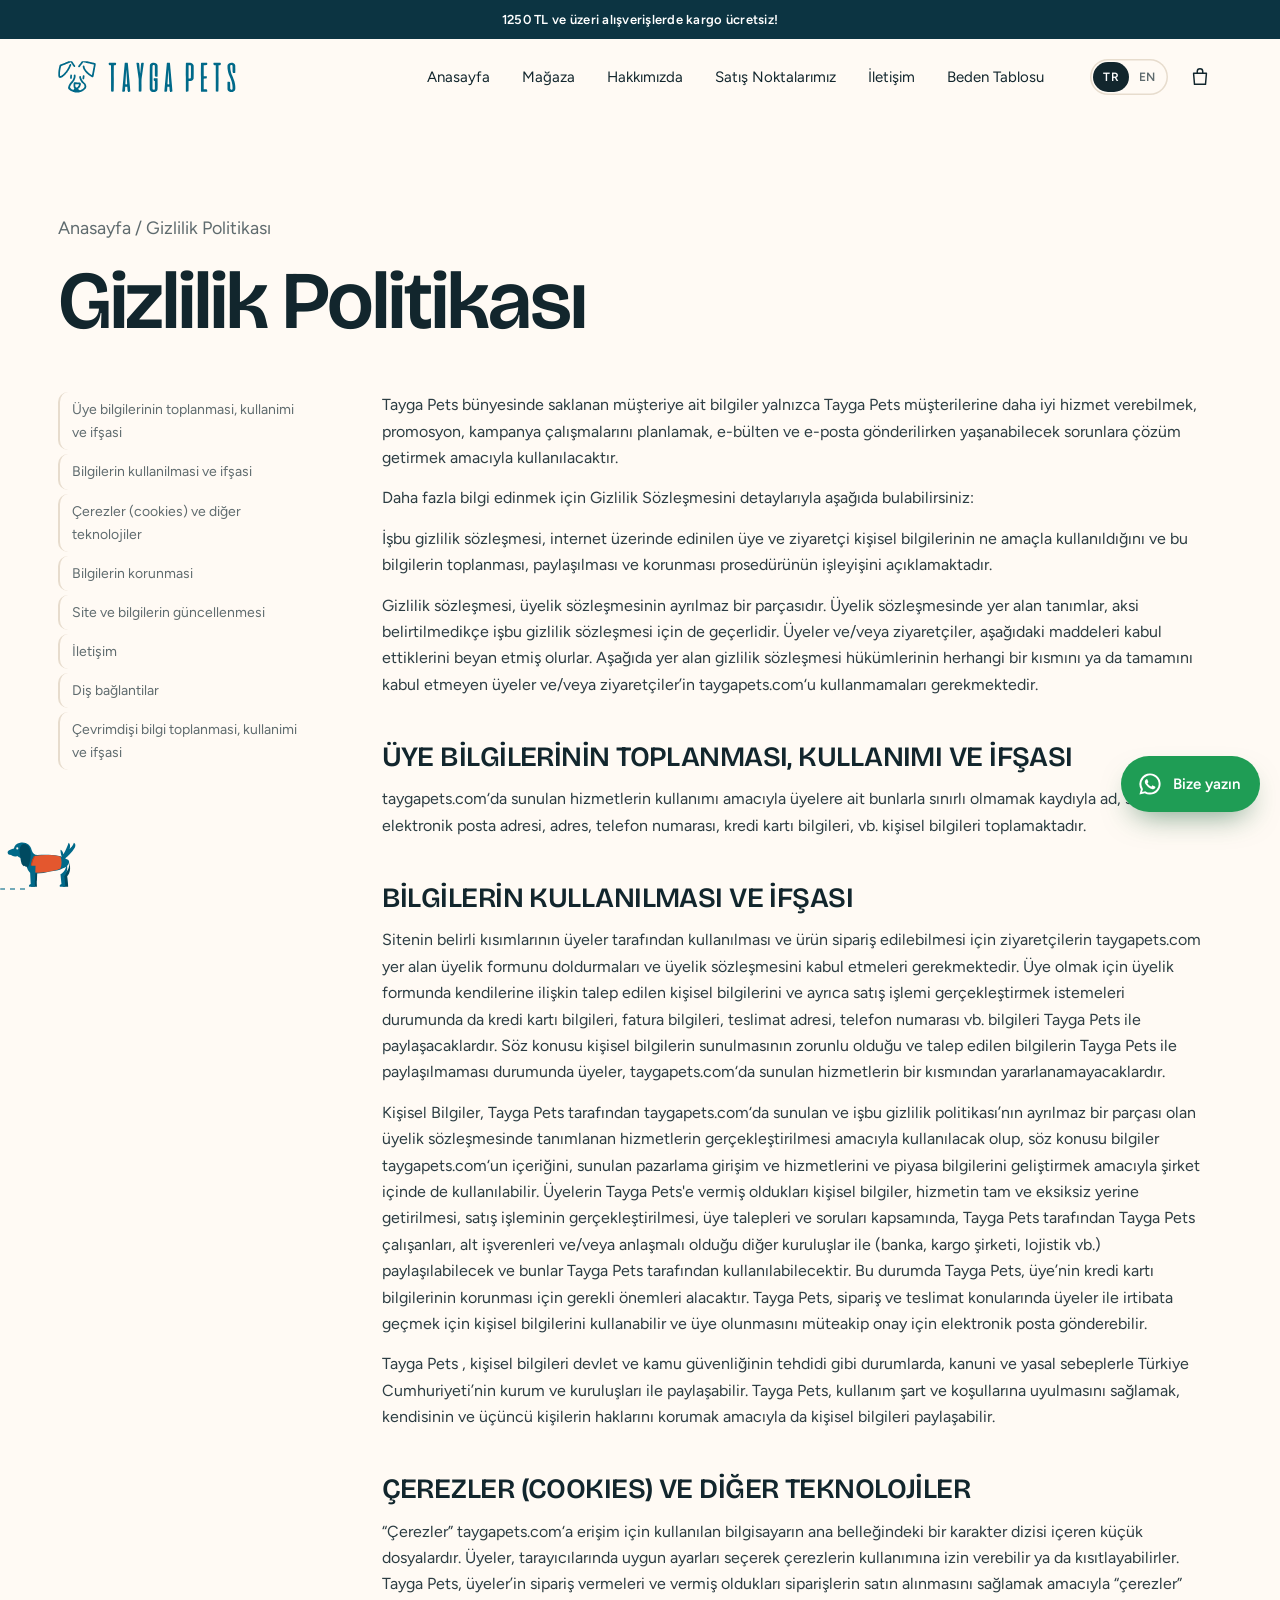
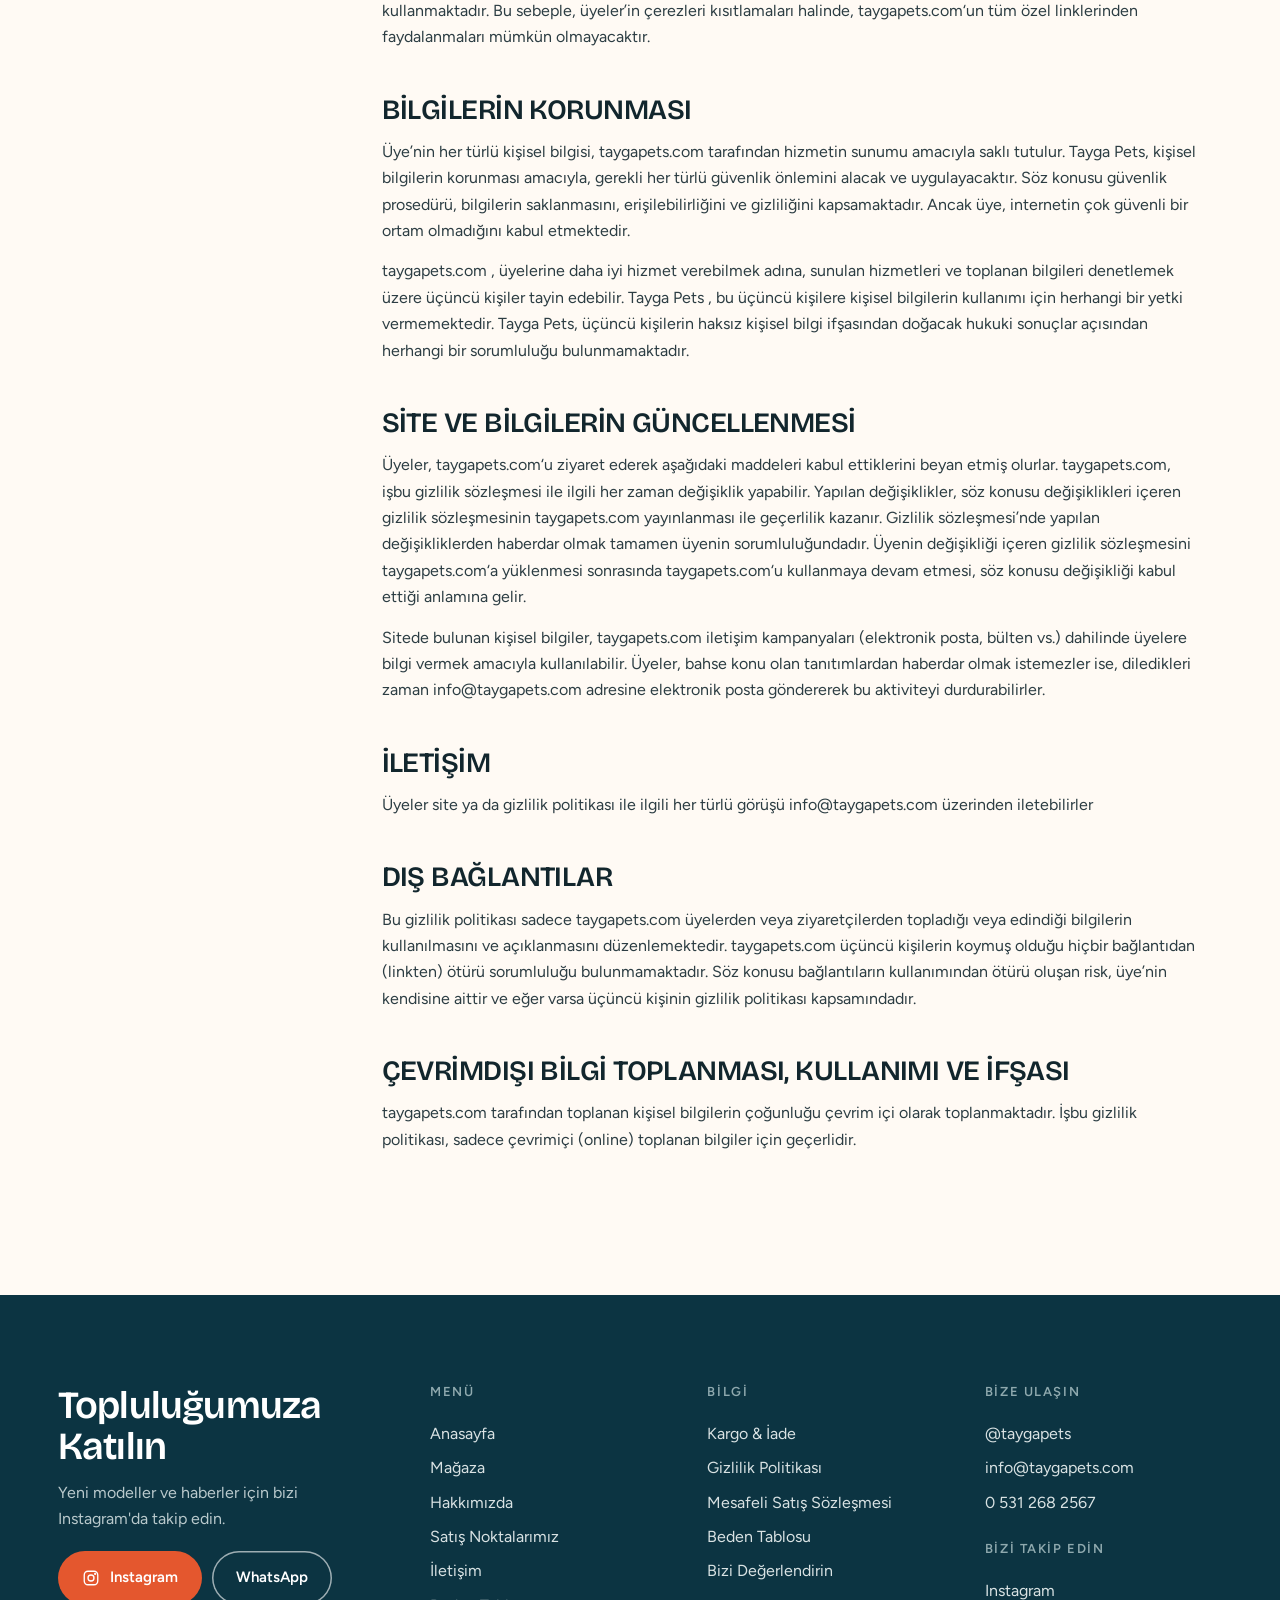
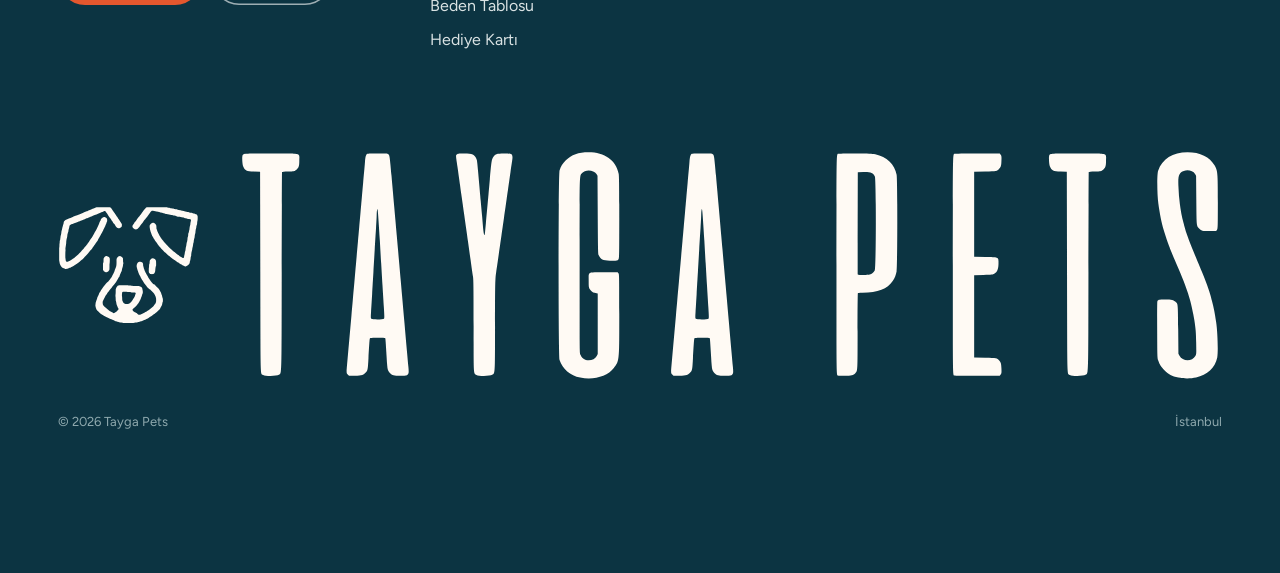
<file: gizlilik-politikasi.html>
<!doctype html>
<html lang="tr">
<head>
<meta charset="utf-8">
<meta name="viewport" content="width=device-width, initial-scale=1, viewport-fit=cover">
<title>Gizlilik Politikası · Tayga Pets</title>
<meta name="description" content="Tayga Pets: köpekler için nakışlı sweatshirtler.">
<link rel="icon" href="icon.png">
<link rel="apple-touch-icon" href="icon.png">
<meta property="og:site_name" content="Tayga Pets">
<meta property="og:title" content="Gizlilik Politikası · Tayga Pets">
<meta property="og:description" content="Tayga Pets: köpekler için nakışlı sweatshirtler.">
<meta property="og:image" content="https://taygapets.com/hi-1750.webp">
<meta property="og:type" content="website">
<meta name="theme-color" content="#fffaf4">
<link rel="preconnect" href="https://fonts.googleapis.com">
<link rel="preconnect" href="https://fonts.gstatic.com" crossorigin>
<link href="https://fonts.googleapis.com/css2?family=Bricolage+Grotesque:opsz,wght@12..96,500;12..96,600&family=Figtree:wght@400;500;600&display=swap" rel="stylesheet">
<link rel="stylesheet" href="style.css">
</head>
<body>
<a class="skip" href="#main">Ana İçeriğe Atla</a>
<p class="bar"><b>1250 TL ve üzeri alışverişlerde kargo ücretsiz!</b></p>
<header class="top">
  <div class="wrap top-in">
    <a class="logo" href="index.html" aria-label="Tayga Pets anasayfa"><svg class="logo-m" aria-hidden="true" xmlns="http://www.w3.org/2000/svg" viewBox="0 0 2987 2507" xmlns:c2pa="http://c2pa.org/manifest"><metadata><c2pa:manifest>[base64]/[base64]/Ky8738kIAAACAY2JvcqVjYWxnZnNoYTI1NmNwYWRNAAAAAAAAAAAAAAAAAGRoYXNoWCA8Nz4ki4CBLXhWkSf/RtUwE2SkbK+WMxrg50oVi7FyI2RuYW1lbmp1bWJmIG1hbmlmZXN0amV4Y2x1c2lvbnOBomVzdGFydBh/[base64]/[base64]/[base64]/3cyjxFA3Qo5S46fX0/ihY0VZ7mfb9KF703t5OjWDBWMA4GA1UdDwEB/wQEAwIHgDAVBgNVHSUEDjAMBgorBgEEAYPoXgIBMAwGA1UdEwEB/wQCMAAwHwYDVR0jBBgwFoAUzlHiBIFOZFsj+OPEz5o+nMHXXMIwCgYIKoZIzj0EAwMDZwAwZAIwMXMdFJ4BetLLVY7ORuE9noqbbAZOZn/aArXyTwFAZfKrPzxF2vPoJNf1+UCdg1XGAjBwX1zd9WGqYkqmL5SFqw1QySjr1zJfpJM9+1rdDwSPLMOPOjKuiXjoU/[base64]/343T7dY8rOn0obJ5u2Gse6RGCFdjsLszE/23PYOQZMzeZJrdxHAtCN0oseomE5mboYMs=</c2pa:manifest></metadata><path fill="currentColor" fill-rule="evenodd" d="M1409.0 2483.0C1387.7 2482.4 1385.3 2482.1 1363.0 2477.8C1350.1 2475.2 1336.1 2472.9 1332.0 2472.5C1318.9 2471.4 1312.9 2470.0 1299.2 2464.9C1289.9 2461.5 1280.3 2458.8 1268.1 2456.4C1248.5 2452.5 1244.5 2451.4 1231.5 2445.9C1226.5 2443.8 1216.7 2440.5 1209.5 2438.5C1198.5 2435.4 1192.4 2432.8 1169.0 2421.0C1148.0 2410.5 1138.4 2406.2 1128.4 2403.1C1121.2 2400.9 1109.3 2396.2 1101.9 2392.7C1094.5 2389.2 1084.9 2385.1 1080.5 2383.5C1069.2 2379.6 1050.7 2370.6 1035.5 2361.8C1028.3 2357.7 1018.2 2352.1 1013.0 2349.5C1001.1 2343.6 997.1 2341.2 957.0 2317.2C914.3 2291.6 908.4 2287.3 881.5 2262.5C875.5 2257.0 866.5 2249.0 861.5 2244.8C849.1 2234.3 825.1 2209.8 820.1 2202.5C817.3 2198.6 814.9 2193.2 812.9 2186.5C810.1 2177.2 807.4 2169.3 801.5 2153.0C798.4 2144.4 793.0 2114.5 793.0 2106.1C793.0 2102.4 793.9 2094.4 795.0 2088.3C796.1 2082.2 797.4 2070.9 798.0 2063.3C799.0 2048.8 800.8 2041.1 805.7 2030.4C807.1 2027.1 810.4 2018.0 813.0 2010.0C815.7 2002.0 819.6 1991.1 821.8 1985.8C824.5 1979.5 827.0 1970.9 829.0 1961.0C832.6 1943.4 835.2 1935.9 842.0 1923.9C844.8 1919.1 849.0 1910.7 851.4 1905.3C853.8 1899.9 857.8 1891.1 860.4 1885.8C862.9 1880.4 866.6 1871.2 868.6 1865.3C873.8 1849.8 876.8 1843.9 887.3 1828.9C892.5 1821.5 898.9 1811.7 901.7 1807.0C904.5 1802.3 909.5 1793.8 912.9 1788.0C916.3 1782.2 922.7 1773.2 927.1 1768.0C935.5 1758.2 941.2 1750.2 949.7 1736.5C952.4 1732.1 958.9 1722.8 964.1 1715.9C969.3 1709.0 976.0 1699.3 979.0 1694.5C982.6 1688.7 989.4 1680.4 998.8 1670.6C1006.6 1662.3 1016.1 1651.7 1019.8 1647.0C1028.6 1635.9 1039.0 1625.5 1052.2 1614.8C1058.0 1610.0 1066.4 1602.0 1070.7 1596.9C1075.0 1591.8 1082.7 1582.9 1087.9 1577.1C1098.2 1565.4 1104.1 1557.2 1111.9 1543.3C1117.2 1533.9 1119.2 1531.2 1132.0 1516.0C1137.4 1509.5 1141.0 1503.8 1146.9 1492.0C1151.2 1483.5 1160.8 1464.8 1168.3 1450.5C1177.3 1433.2 1183.2 1420.6 1185.9 1412.8C1188.1 1406.4 1191.7 1397.4 1194.0 1392.8C1200.2 1380.5 1202.9 1372.8 1205.6 1360.0C1207.5 1350.7 1209.1 1346.2 1214.0 1336.5C1219.3 1325.9 1224.5 1312.3 1232.5 1288.4C1233.8 1284.5 1235.6 1276.4 1236.4 1270.4C1237.2 1264.4 1238.7 1255.9 1239.6 1251.5C1241.1 1244.7 1241.4 1234.6 1241.9 1184.5C1242.6 1119.2 1242.5 1120.6 1249.7 1108.0C1269.6 1073.6 1301.8 1056.1 1326.7 1066.2C1349.9 1075.6 1366.7 1089.5 1374.5 1105.5C1379.2 1115.1 1380.0 1121.5 1380.0 1151.0C1380.0 1178.6 1380.6 1184.6 1384.6 1196.6C1388.2 1207.7 1388.6 1214.0 1386.0 1222.5C1381.5 1237.5 1381.0 1239.8 1380.0 1250.5C1378.9 1261.0 1373.9 1290.6 1372.1 1296.7C1371.6 1298.2 1369.2 1304.9 1366.7 1311.5C1361.7 1324.7 1358.0 1340.9 1355.6 1360.1C1353.7 1375.2 1352.3 1379.5 1343.7 1396.6C1340.1 1403.8 1334.8 1415.2 1332.0 1422.0C1329.2 1428.8 1323.5 1441.1 1319.4 1449.3C1313.3 1461.4 1311.2 1466.8 1308.5 1477.5C1304.6 1493.0 1304.1 1494.2 1295.4 1505.7C1282.2 1523.1 1278.5 1529.6 1272.1 1545.7C1268.1 1555.8 1249.8 1585.6 1239.1 1599.4C1228.0 1613.8 1213.8 1634.0 1207.3 1644.5C1199.0 1657.9 1194.1 1663.9 1177.5 1681.0C1161.8 1697.3 1153.9 1707.4 1147.1 1720.0C1140.5 1732.4 1135.3 1738.9 1118.0 1757.2C1106.1 1769.8 1096.9 1780.8 1084.4 1797.5C1075.0 1810.2 1064.2 1824.1 1060.3 1828.6C1051.6 1838.6 1048.7 1842.9 1042.1 1855.4C1035.6 1867.7 1031.6 1873.7 1020.0 1888.1C1013.7 1896.0 1009.4 1902.6 1006.2 1909.3C1003.6 1914.7 991.3 1939.5 978.9 1964.3C948.4 2025.4 948.0 2026.4 948.0 2052.6C948.0 2091.3 957.5 2111.5 987.5 2136.8C992.5 2141.0 1001.9 2149.3 1008.4 2155.3C1014.9 2161.3 1025.5 2170.1 1031.9 2174.9C1038.3 2179.8 1049.5 2189.2 1056.9 2195.9C1079.7 2216.6 1110.0 2237.1 1136.1 2249.2C1141.3 2251.7 1151.1 2257.4 1157.8 2261.9C1184.9 2280.4 1193.5 2278.8 1224.9 2250.2C1232.6 2243.1 1242.8 2234.9 1248.5 2231.2C1260.0 2223.9 1264.9 2219.5 1273.2 2209.1C1288.0 2190.7 1288.4 2182.8 1275.4 2162.6C1267.2 2149.8 1264.2 2143.7 1258.7 2127.5C1256.2 2120.3 1252.2 2109.5 1249.7 2103.4C1244.8 2091.3 1238.0 2062.8 1236.0 2046.0C1235.2 2039.5 1233.2 2031.7 1229.7 2021.5L1224.6 2006.5L1223.9 1974.5C1223.3 1946.6 1222.9 1941.1 1220.9 1931.5C1217.5 1915.5 1217.5 1888.3 1220.9 1872.5C1223.2 1862.2 1223.3 1858.7 1224.0 1814.5L1224.6 1767.5L1227.2 1760.0C1229.6 1753.2 1235.1 1739.2 1241.6 1723.5C1245.1 1714.9 1252.3 1705.6 1262.7 1696.3C1282.1 1678.9 1275.5 1679.8 1376.9 1680.3C1456.5 1680.6 1458.8 1680.6 1470.0 1682.8C1476.3 1684.0 1488.5 1685.5 1497.0 1686.0C1505.5 1686.5 1517.7 1687.9 1524.0 1689.0C1531.5 1690.4 1543.1 1691.4 1557.0 1692.0C1572.1 1692.6 1581.9 1693.5 1590.0 1695.1C1600.8 1697.2 1605.2 1697.4 1658.5 1698.0C1723.6 1698.7 1715.8 1697.7 1742.9 1709.4C1777.8 1724.5 1788.0 1737.2 1791.9 1770.5C1792.5 1775.5 1794.4 1784.9 1796.2 1791.5C1799.3 1803.1 1799.4 1804.2 1799.5 1823.5C1799.5 1845.6 1798.8 1849.4 1792.5 1861.9C1787.7 1871.6 1784.5 1881.2 1782.1 1893.2C1780.9 1899.1 1778.2 1908.2 1775.9 1913.7C1773.6 1919.1 1769.7 1930.0 1767.0 1938.0C1764.4 1946.0 1760.3 1957.0 1757.8 1962.5C1755.3 1968.0 1751.3 1977.0 1749.0 1982.5C1744.2 1993.8 1742.4 1997.3 1729.5 2019.0C1724.4 2027.5 1717.7 2039.2 1714.5 2045.0C1707.3 2058.0 1704.7 2062.1 1695.0 2074.0C1690.8 2079.2 1684.1 2088.2 1680.0 2094.0C1669.7 2108.6 1670.1 2108.3 1648.2 2130.3C1633.7 2144.9 1624.3 2153.3 1612.8 2162.1C1588.0 2181.1 1580.6 2190.4 1580.5 2203.0C1580.4 2219.4 1599.8 2241.5 1621.3 2249.6C1632.9 2253.9 1641.7 2258.7 1664.5 2272.6C1668.3 2274.9 1678.9 2282.3 1688.0 2289.1C1708.8 2304.4 1714.9 2307.5 1724.5 2307.4C1733.0 2307.3 1749.0 2302.3 1765.0 2294.8C1770.8 2292.1 1781.3 2287.8 1788.5 2285.3C1795.7 2282.8 1805.1 2278.7 1809.5 2276.0C1813.9 2273.4 1824.7 2267.6 1833.5 2263.2C1853.1 2253.5 1854.5 2252.7 1895.3 2228.2C1913.4 2217.4 1931.5 2205.8 1935.5 2202.5C1963.3 2179.9 1978.9 2166.9 1988.5 2158.3C1994.6 2152.9 2003.3 2145.6 2007.9 2142.1C2022.7 2130.8 2027.6 2124.8 2041.1 2101.6C2043.0 2098.4 2048.9 2091.0 2054.3 2085.2C2062.8 2076.1 2065.0 2073.0 2069.6 2063.5C2080.0 2042.1 2082.0 2030.7 2082.0 1993.7C2082.0 1963.2 2081.4 1958.7 2075.5 1943.0C2073.1 1936.5 2069.5 1925.0 2067.6 1917.4C2062.5 1897.6 2049.4 1871.4 2036.8 1855.8C2011.8 1824.6 1991.7 1803.8 1974.0 1790.7C1966.6 1785.2 1956.9 1777.7 1952.5 1774.0C1948.1 1770.4 1937.9 1761.9 1929.9 1755.2C1921.8 1748.5 1911.8 1739.3 1907.7 1734.8C1903.5 1730.2 1893.6 1719.4 1885.7 1710.7C1877.7 1702.0 1867.5 1689.7 1862.9 1683.2C1858.3 1676.8 1851.1 1667.1 1846.8 1661.7C1837.7 1650.3 1827.7 1635.6 1819.5 1621.5C1813.0 1610.4 1795.7 1584.4 1785.6 1570.5C1782.0 1565.5 1776.5 1556.5 1773.4 1550.5C1770.2 1544.5 1764.8 1534.5 1761.3 1528.3C1757.8 1522.1 1753.3 1513.1 1751.3 1508.3C1746.8 1497.0 1743.3 1490.1 1734.7 1475.5C1725.4 1459.7 1719.1 1446.2 1713.9 1431.0C1711.6 1424.1 1707.1 1412.0 1703.9 1403.9C1700.8 1395.9 1696.6 1384.2 1694.7 1377.9C1692.8 1371.7 1689.3 1361.5 1687.0 1355.5C1683.3 1345.7 1680.6 1336.5 1671.4 1301.0C1668.0 1288.2 1667.2 1271.6 1669.3 1259.5C1671.2 1248.8 1681.7 1218.8 1686.3 1211.1C1707.3 1175.6 1759.6 1169.7 1789.6 1199.5C1802.1 1211.9 1804.8 1220.1 1806.0 1249.0L1806.8 1268.5L1811.8 1283.5C1815.1 1293.4 1817.4 1302.4 1818.5 1309.9C1820.3 1322.4 1823.2 1331.4 1829.1 1343.1C1831.2 1347.4 1834.5 1356.4 1836.5 1363.1C1838.9 1371.6 1842.5 1380.6 1847.9 1391.5C1852.3 1400.3 1861.7 1419.5 1868.9 1434.1C1878.1 1452.9 1884.1 1463.8 1889.5 1471.3C1896.7 1481.5 1904.0 1493.9 1916.0 1516.1C1919.0 1521.7 1925.2 1531.5 1929.8 1537.9C1934.4 1544.3 1941.1 1554.0 1944.7 1559.5C1971.2 1600.3 2004.5 1641.2 2020.5 1652.5C2023.8 1654.8 2031.2 1659.1 2037.0 1662.0C2047.1 1667.1 2048.1 1667.9 2062.0 1682.3C2083.0 1704.0 2099.0 1720.0 2121.0 1741.5L2140.5 1760.5L2149.6 1776.0C2165.5 1803.0 2173.8 1818.3 2177.4 1826.8C2179.4 1831.3 2182.6 1838.3 2184.6 1842.3C2189.2 1851.4 2192.2 1859.4 2195.4 1870.8C2196.8 1875.7 2199.8 1884.4 2202.0 1890.1C2204.7 1896.9 2207.3 1906.9 2210.0 1920.1C2212.8 1934.1 2215.4 1943.9 2219.0 1953.4C2225.5 1971.1 2226.3 1976.7 2225.8 2002.9L2225.4 2024.5L2220.2 2039.5C2216.7 2049.8 2214.6 2058.0 2213.6 2065.6C2209.9 2092.0 2206.0 2106.2 2199.2 2117.2C2197.1 2120.7 2192.7 2127.7 2189.6 2132.8C2186.4 2138.0 2179.9 2150.1 2175.0 2159.8C2170.2 2169.6 2164.2 2180.2 2161.7 2183.5C2154.7 2192.7 2092.9 2251.2 2078.0 2262.8C2073.3 2266.4 2064.3 2273.5 2058.0 2278.5C2051.7 2283.6 2040.0 2292.5 2032.0 2298.3C2024.0 2304.1 2012.8 2312.7 2007.0 2317.4C2001.2 2322.1 1991.8 2328.7 1986.0 2332.1C1980.2 2335.6 1971.0 2341.4 1965.5 2345.0C1960.0 2348.6 1952.6 2353.4 1949.0 2355.5C1945.4 2357.6 1935.8 2363.7 1927.5 2369.1C1900.5 2386.5 1852.5 2410.8 1828.9 2418.9C1822.5 2421.1 1812.6 2425.4 1806.9 2428.4C1799.4 2432.4 1792.8 2434.9 1783.1 2437.5C1775.7 2439.5 1765.4 2443.1 1760.1 2445.4C1747.3 2451.1 1742.4 2452.7 1730.5 2454.5C1712.9 2457.3 1701.8 2460.1 1688.5 2465.0C1675.1 2470.0 1669.0 2471.4 1656.0 2472.5C1651.9 2472.9 1636.8 2475.5 1622.5 2478.3L1596.5 2483.5L1514.0 2483.6C1468.6 2483.6 1421.4 2483.4 1409.0 2483.0ZM1483.0 2078.7C1506.9 2070.6 1540.4 2049.2 1552.4 2034.3C1582.4 1997.1 1588.9 1988.1 1598.2 1970.5C1602.3 1962.8 1608.6 1952.2 1612.2 1947.0C1623.2 1931.1 1628.3 1919.8 1634.5 1897.7C1636.5 1890.7 1640.4 1879.2 1643.2 1872.2C1651.6 1851.4 1651.0 1844.6 1640.3 1839.3L1634.5 1836.5L1599.0 1835.9L1563.5 1835.4L1548.0 1830.0L1532.5 1824.5L1480.0 1823.9C1432.0 1823.4 1426.5 1823.1 1416.0 1821.2C1392.7 1816.8 1378.6 1817.3 1369.7 1823.0C1363.5 1826.9 1361.1 1832.3 1359.9 1845.2C1359.4 1850.9 1358.3 1861.6 1357.4 1869.0C1355.2 1886.8 1355.9 1911.1 1359.0 1926.0C1360.8 1934.6 1361.3 1941.7 1362.0 1965.5C1362.8 1996.8 1363.2 1999.1 1369.6 2013.6C1371.0 2016.9 1374.0 2024.2 1376.1 2030.0C1383.7 2050.3 1396.6 2064.3 1417.5 2074.7C1430.0 2081.0 1436.0 2082.0 1458.5 2081.6C1473.6 2081.3 1476.3 2081.0 1483.0 2078.7ZM1971.3 1444.5C1955.0 1440.9 1935.0 1423.9 1929.9 1409.5C1926.4 1399.6 1925.8 1389.9 1926.3 1353.3C1926.6 1322.1 1926.9 1317.4 1928.9 1308.0C1930.7 1299.5 1931.3 1292.5 1931.9 1271.5L1932.7 1245.5L1938.0 1230.0L1943.2 1214.5L1944.1 1195.0C1945.5 1159.9 1949.6 1147.1 1963.9 1132.9C1991.5 1105.6 2020.4 1103.6 2051.7 1126.8C2061.8 1134.3 2069.0 1142.5 2073.9 1151.9C2081.6 1166.8 2081.5 1165.9 2081.5 1217.0L2081.5 1262.5L2076.3 1277.5C2072.0 1289.9 2070.9 1294.5 2070.0 1304.0C2069.4 1310.3 2068.0 1320.2 2066.9 1326.0C2065.5 1333.3 2064.6 1343.6 2064.0 1359.5C2063.1 1385.3 2062.8 1386.9 2053.5 1409.0C2045.2 1428.5 2035.4 1439.5 2022.7 1443.6C2015.5 1445.9 1980.3 1446.6 1971.3 1444.5ZM1011.0 1404.5C1001.6 1401.9 984.8 1395.0 980.6 1392.1C974.9 1388.1 971.2 1383.0 964.1 1369.0C953.9 1349.0 954.5 1354.7 954.5 1282.0L954.5 1218.5L959.9 1203.0L965.3 1187.5L966.1 1154.0C966.9 1113.0 968.1 1107.4 979.4 1091.5C990.6 1075.9 1005.8 1065.1 1019.7 1063.0C1033.7 1060.8 1042.5 1063.1 1066.3 1075.3C1088.2 1086.4 1093.2 1092.4 1097.8 1112.5C1100.8 1125.7 1098.7 1201.1 1094.9 1218.0C1092.9 1226.9 1092.7 1231.3 1092.1 1287.0C1091.3 1357.9 1091.9 1354.7 1076.5 1375.5C1066.5 1389.0 1060.7 1393.2 1043.3 1399.6C1025.0 1406.3 1020.0 1407.1 1011.0 1404.5ZM159.5 1335.3C158.4 1335.0 152.8 1332.9 147.0 1330.5C141.2 1328.2 130.5 1324.4 123.3 1322.0C109.4 1317.6 100.2 1312.8 87.0 1303.0C73.7 1293.2 62.1 1276.8 48.9 1249.4C38.5 1227.8 37.1 1223.4 33.1 1200.0C31.4 1190.4 28.8 1175.5 27.3 1167.0L24.5 1151.5L24.5 1022.5L24.5 893.5L26.9 882.5C28.9 873.0 29.3 867.3 30.0 840.0C30.7 813.7 31.2 806.8 33.0 798.0C34.6 790.1 35.3 781.7 35.9 764.5L36.7 741.5L41.9 726.4C46.6 712.4 47.1 710.2 48.0 696.9C48.6 689.0 49.9 677.8 51.0 672.0C52.1 666.2 53.4 655.0 54.0 647.1C54.9 633.9 55.4 631.5 59.9 618.1C62.7 610.0 65.4 599.7 66.0 595.0C66.6 590.3 68.0 581.8 69.1 576.0C70.1 570.2 71.4 559.1 72.0 551.3C73.0 537.0 73.8 533.5 80.3 515.5C81.7 511.6 84.9 497.1 87.5 483.2C90.8 465.0 93.2 454.9 96.0 446.9C98.3 440.7 101.1 429.8 102.5 421.9C105.2 406.8 107.7 398.5 113.5 384.7C117.5 375.2 119.2 367.2 120.9 351.4C122.2 339.3 125.1 330.7 130.7 322.5C136.5 313.9 146.1 303.8 152.3 299.7C158.7 295.5 179.8 286.5 195.2 281.4C201.4 279.4 212.1 275.0 219.0 271.8C225.9 268.5 235.7 264.3 240.8 262.4C245.9 260.5 256.3 256.1 263.8 252.6C271.3 249.0 282.2 244.7 288.0 243.0C300.7 239.2 325.6 228.5 344.0 219.1C352.8 214.6 361.3 211.1 368.5 209.0C374.6 207.3 384.0 203.9 389.5 201.4C402.0 195.7 409.9 192.8 422.0 189.5C427.7 188.0 438.5 183.6 449.0 178.6C458.6 174.0 468.3 169.6 470.5 169.0C472.7 168.3 480.1 165.5 487.0 162.8C493.9 160.0 505.4 155.8 512.5 153.3C530.2 147.1 540.9 142.4 554.9 134.6C563.3 129.9 571.2 126.5 581.7 123.1C589.8 120.4 601.7 115.7 608.1 112.7C614.5 109.6 623.9 105.5 629.1 103.7C634.3 101.8 641.7 98.7 645.5 96.7C656.5 91.2 664.1 88.3 675.7 84.9C682.7 82.9 695.9 77.4 713.1 69.4C731.3 60.9 742.4 56.3 748.1 55.0C765.7 50.7 768.8 49.7 780.2 43.9C795.0 36.5 810.3 29.7 818.9 26.8L825.5 24.5L958.5 24.2C1040.9 24.0 1093.9 24.3 1097.8 24.9C1115.4 27.6 1127.1 38.9 1148.0 73.0C1152.5 80.4 1160.6 92.6 1166.0 100.0C1177.5 116.0 1188.9 132.9 1199.2 149.5C1203.3 156.1 1210.9 167.2 1216.1 174.2C1221.3 181.2 1229.5 192.9 1234.3 200.2C1239.1 207.5 1248.1 220.7 1254.1 229.5C1260.2 238.3 1268.9 251.9 1273.6 259.7C1278.2 267.5 1287.0 280.6 1293.2 288.8C1299.4 297.1 1306.9 308.0 1309.8 313.2C1312.7 318.3 1318.4 326.8 1322.6 332.0C1332.2 344.2 1348.6 369.6 1351.6 377.0C1357.6 391.7 1357.6 420.1 1351.7 432.9C1347.6 442.0 1328.1 458.8 1312.7 466.6C1302.8 471.7 1295.1 473.4 1285.5 472.7C1269.3 471.6 1257.3 465.3 1241.4 449.5C1229.3 437.6 1226.1 433.2 1215.0 413.5C1203.7 393.6 1198.7 386.7 1185.6 373.0C1178.1 365.3 1172.2 358.1 1170.0 354.2C1161.8 339.5 1156.6 331.0 1152.2 325.3C1149.6 321.9 1144.9 315.8 1141.8 311.8C1138.7 307.7 1133.6 299.7 1130.5 294.0C1123.7 281.5 1118.9 274.3 1109.4 262.5C1105.5 257.6 1099.7 249.4 1096.5 244.5C1093.3 239.6 1087.7 231.4 1083.9 226.5C1080.2 221.6 1072.3 209.2 1066.4 199.0C1056.0 181.0 1040.4 157.2 1029.0 142.0C1025.9 137.9 1020.5 130.3 1017.1 125.2C1003.4 105.2 997.2 103.4 973.5 112.9C966.9 115.6 957.6 118.9 952.9 120.4C948.2 121.8 938.8 125.7 931.9 129.1C918.3 135.8 905.0 141.4 886.1 148.5C879.3 151.0 868.0 155.7 860.9 159.0C853.9 162.3 843.4 166.6 837.8 168.5C832.1 170.5 821.6 175.0 814.5 178.5C806.9 182.3 796.9 186.2 790.5 188.0C784.5 189.8 773.0 194.2 765.0 198.0C757.0 201.7 746.0 206.2 740.5 208.0C735.0 209.8 726.0 213.3 720.5 215.8C715.0 218.2 706.2 221.8 701.0 223.7C695.8 225.6 685.9 229.8 679.1 233.1C672.3 236.3 660.9 240.8 653.9 243.0C646.9 245.2 636.1 249.3 630.0 252.0C623.9 254.7 613.0 258.8 605.7 261.1C598.4 263.4 589.1 266.9 585.0 269.0C562.7 280.2 535.4 292.1 525.7 294.9C514.0 298.3 506.5 301.2 495.5 306.7C491.7 308.7 484.3 311.8 479.1 313.7C473.9 315.5 464.5 319.6 458.1 322.6C451.7 325.7 442.4 329.7 437.5 331.5C432.6 333.3 422.9 337.4 416.0 340.5C407.6 344.4 399.1 347.4 390.1 349.6C370.0 354.6 355.0 360.4 320.0 376.5C313.6 379.4 304.2 383.0 299.0 384.5C286.2 388.1 278.2 391.3 267.6 397.3C248.6 408.0 243.7 416.2 240.5 442.8C238.7 457.3 237.4 462.4 231.9 476.3C224.3 495.3 222.0 505.7 221.1 524.0C220.3 540.2 220.2 540.7 215.8 552.5C213.3 559.1 210.0 568.8 208.5 574.0C207.0 579.2 204.9 585.7 203.8 588.4C200.4 597.2 199.0 605.2 198.0 621.5C197.5 630.3 196.3 641.1 195.5 645.5C194.6 649.9 193.2 658.5 192.4 664.5C191.4 671.8 189.2 680.4 186.0 690.0C182.1 701.6 180.9 706.8 180.0 716.0C179.4 722.3 178.0 732.2 176.9 738.0C175.3 745.8 174.6 755.2 174.0 775.0C173.3 797.5 172.8 803.2 170.7 813.0C169.3 819.3 167.9 827.9 167.5 832.0C166.8 840.0 163.4 862.8 159.4 885.1C156.5 901.5 156.3 913.1 158.7 929.7C160.4 941.5 160.4 942.4 158.5 955.2C155.3 976.7 155.5 1099.4 158.7 1115.5C159.9 1121.5 161.4 1131.7 162.0 1138.0C165.2 1172.2 176.7 1186.7 197.7 1183.0C209.9 1180.9 240.0 1167.3 259.0 1155.2C266.4 1150.5 278.6 1142.9 286.0 1138.4C310.6 1123.4 324.4 1114.2 333.5 1106.9C338.4 1102.9 347.9 1095.8 354.5 1091.0C375.7 1075.9 395.1 1059.6 409.5 1045.0C417.2 1037.2 428.2 1026.7 434.0 1021.5C458.4 999.8 486.4 971.0 493.8 959.8C499.0 952.1 503.6 946.8 510.2 940.8C537.5 916.0 541.1 911.9 556.9 887.5C562.0 879.6 568.2 871.8 575.1 864.5C580.9 858.5 589.7 848.1 594.7 841.5C599.7 834.9 606.3 826.6 609.5 823.0C612.6 819.4 619.2 810.9 624.0 804.0C628.9 797.1 636.5 787.2 641.0 782.0C651.6 769.7 658.2 759.6 666.6 743.3C670.8 735.0 675.7 727.1 679.7 722.3C683.2 718.0 688.8 711.2 692.1 707.2C695.4 703.1 701.6 693.9 705.9 686.7C710.2 679.4 722.0 660.7 732.1 645.0C749.9 617.4 753.6 610.6 774.5 569.0C780.6 556.8 787.5 544.8 792.9 537.0C803.4 522.0 806.9 515.9 810.8 506.0C814.8 496.1 831.4 462.1 838.4 449.5C841.5 444.0 845.4 435.9 847.1 431.6C848.8 427.2 853.5 416.9 857.7 408.7C861.8 400.4 866.9 388.4 869.0 382.1C875.7 361.8 888.2 333.3 896.0 320.5C902.8 309.4 905.0 304.3 907.6 293.2C909.0 287.3 911.5 279.8 913.1 276.5C922.8 256.7 959.2 231.1 977.5 231.0C984.0 231.0 988.4 232.3 1000.3 237.6C1030.5 251.2 1041.9 266.8 1043.7 297.0C1044.7 315.6 1042.4 326.7 1033.1 347.0C1030.5 352.8 1027.3 361.2 1026.0 365.7C1024.6 370.9 1021.4 378.1 1017.4 385.2C1013.8 391.4 1010.1 399.5 1009.0 403.2C1007.9 407.0 1006.1 413.3 1004.9 417.2C1003.8 421.2 1000.2 429.9 997.0 436.5C993.9 443.1 989.3 453.0 987.0 458.5C981.9 470.4 967.0 500.4 957.1 518.5C953.2 525.6 948.0 536.7 945.5 543.0C940.8 555.2 935.8 564.1 926.0 578.0C922.7 582.7 915.9 594.6 910.8 604.5C905.8 614.4 899.2 626.5 896.2 631.5C885.8 648.4 876.7 664.5 869.4 679.0C865.4 687.0 859.5 697.7 856.1 702.8C852.8 708.0 848.7 715.6 846.9 719.8C841.0 734.1 838.1 738.5 811.3 772.9C801.0 786.1 794.5 796.3 775.2 829.5C773.0 833.4 767.7 840.8 763.5 846.0C754.2 857.4 746.9 867.7 727.9 895.9C716.1 913.5 711.3 919.7 701.0 930.4C683.3 948.9 674.4 959.3 665.2 972.2C645.2 1000.4 618.9 1030.4 586.5 1061.7C576.6 1071.3 560.8 1087.1 551.5 1096.8C529.0 1120.2 513.2 1135.1 498.6 1146.8C491.9 1152.1 480.6 1162.1 473.5 1169.0C452.2 1189.6 439.9 1199.5 415.0 1216.0C408.1 1220.6 397.6 1227.9 391.6 1232.3C381.8 1239.4 361.3 1253.1 329.0 1274.1C317.4 1281.6 283.5 1298.3 269.5 1303.5C264.6 1305.3 254.9 1309.4 248.0 1312.5C238.4 1316.9 230.8 1319.4 215.0 1323.5C203.7 1326.3 190.0 1330.3 184.5 1332.3C174.7 1335.9 166.2 1336.9 159.5 1335.3ZM2697.5 1281.4C2694.4 1280.5 2658.4 1263.7 2641.0 1254.9C2632.4 1250.6 2619.9 1243.2 2612.9 1238.3C2601.1 1230.1 2595.3 1226.5 2572.5 1213.8C2567.6 1211.0 2557.4 1204.8 2550.0 1200.0C2542.6 1195.2 2532.0 1188.8 2526.5 1185.9C2514.2 1179.4 2507.6 1175.1 2493.5 1164.1C2487.4 1159.4 2477.3 1152.3 2471.0 1148.3C2464.7 1144.4 2454.1 1136.8 2447.5 1131.5C2440.9 1126.1 2421.3 1111.0 2403.8 1097.9C2386.4 1084.8 2366.8 1069.2 2360.3 1063.2C2353.8 1057.2 2343.7 1048.5 2337.8 1043.8C2331.9 1039.1 2318.7 1027.2 2308.3 1017.2C2298.0 1007.3 2286.1 996.4 2282.0 992.9C2258.3 973.0 2199.2 914.4 2187.6 899.5C2183.7 894.5 2176.7 886.2 2171.9 881.0C2159.9 867.9 2142.2 846.3 2134.5 835.5C2131.0 830.5 2123.4 821.2 2117.7 814.7C2110.7 806.8 2105.1 799.3 2100.9 791.9C2089.7 772.6 2083.5 763.8 2073.6 753.1C2068.1 747.2 2061.1 738.2 2057.3 732.1C2053.6 726.3 2046.7 715.4 2041.9 708.0C2037.2 700.6 2029.6 687.3 2025.1 678.5C2020.3 668.9 2014.2 658.7 2009.9 653.0C2006.0 647.8 2001.5 640.9 1999.9 637.7C1996.6 631.2 1986.7 604.4 1981.3 587.5C1979.4 581.5 1975.1 570.1 1971.9 562.3C1968.6 554.4 1965.0 543.9 1963.9 538.8C1960.4 523.0 1959.3 518.9 1955.1 507.0C1952.0 498.0 1950.8 493.0 1950.0 484.0C1949.4 477.7 1947.9 467.6 1946.7 461.5C1943.6 445.3 1943.6 418.2 1946.8 409.2C1950.9 397.7 1962.7 380.7 1971.2 374.2C1992.4 358.1 2009.2 352.3 2023.5 356.5C2043.1 362.2 2071.0 382.9 2078.7 397.5C2085.8 410.9 2087.1 418.5 2088.0 449.0C2088.9 478.2 2088.9 478.4 2095.1 494.7C2097.2 500.3 2100.3 510.2 2101.9 516.7C2105.8 532.2 2106.4 533.6 2115.9 553.3C2120.4 562.5 2124.0 570.2 2124.0 570.4C2124.0 570.7 2126.4 575.3 2129.3 580.7C2132.2 586.1 2136.6 594.8 2139.0 600.0C2144.3 611.4 2158.8 637.6 2165.5 648.0C2182.4 674.4 2198.9 698.4 2208.5 710.5C2214.6 718.2 2220.7 725.9 2222.1 727.6C2223.4 729.3 2227.6 734.3 2231.3 738.6C2235.1 742.9 2241.5 751.6 2245.7 757.9C2251.2 766.3 2257.6 773.9 2270.5 787.4C2280.0 797.3 2290.6 809.0 2293.9 813.3C2297.3 817.5 2303.3 824.1 2307.2 827.8C2326.4 845.7 2336.0 855.4 2344.7 865.5C2349.9 871.5 2359.0 880.5 2364.9 885.3C2370.7 890.2 2381.1 899.7 2388.0 906.4C2423.3 940.8 2450.3 964.6 2469.0 978.0C2474.2 981.8 2482.8 988.5 2488.0 993.0C2493.2 997.5 2501.1 1003.7 2505.5 1006.8C2509.9 1009.8 2520.0 1017.1 2528.0 1023.0C2536.0 1028.9 2547.0 1036.8 2552.5 1040.5C2558.0 1044.3 2565.9 1049.9 2570.0 1053.0C2590.0 1068.0 2641.1 1099.0 2650.9 1102.0C2667.2 1107.1 2673.6 1098.1 2676.0 1066.4C2676.9 1054.0 2677.6 1051.1 2682.0 1038.1C2685.9 1026.3 2687.1 1021.3 2688.0 1012.0C2689.5 996.3 2694.7 969.0 2697.7 960.5C2704.7 941.0 2705.1 939.1 2706.1 921.5C2707.3 898.8 2712.3 871.5 2718.4 853.7C2722.7 841.3 2723.0 839.5 2724.0 824.7C2725.1 806.7 2729.9 779.2 2733.7 768.5C2739.3 752.9 2740.9 746.8 2742.4 736.4C2743.2 730.4 2744.6 721.9 2745.5 717.5C2746.4 713.1 2747.5 701.0 2748.0 690.7C2748.9 672.9 2749.1 671.4 2752.5 661.7C2761.8 635.4 2761.2 638.4 2762.0 615.5C2762.9 592.5 2763.5 589.3 2770.9 569.8C2776.2 555.9 2776.8 553.4 2778.0 539.5C2778.9 529.6 2780.0 525.0 2784.0 512.9C2788.7 499.0 2789.0 497.5 2790.0 482.4C2790.5 473.7 2791.7 462.9 2792.5 458.5C2793.4 454.1 2795.0 444.9 2796.1 438.0C2797.2 431.1 2799.6 421.0 2801.5 415.5C2806.3 401.5 2807.0 397.5 2808.0 380.3C2809.0 363.8 2814.2 333.3 2818.7 318.2C2822.0 306.9 2822.8 295.5 2820.6 291.2C2817.1 284.4 2803.5 279.4 2781.9 277.0C2763.6 275.0 2759.0 274.0 2745.2 268.9C2735.9 265.5 2726.3 262.8 2714.1 260.4C2703.6 258.4 2690.7 255.0 2682.0 252.0C2670.5 248.1 2665.2 246.9 2656.5 246.0C2635.4 243.9 2616.3 240.1 2599.5 234.5C2586.5 230.1 2581.4 228.9 2572.0 228.0C2549.7 225.8 2530.4 221.4 2514.8 215.1C2497.6 208.1 2486.1 205.5 2464.6 204.0C2452.0 203.1 2449.4 202.5 2436.1 198.1C2426.6 194.8 2417.7 192.6 2410.5 191.6C2384.5 187.9 2366.3 184.2 2356.6 180.5C2339.5 174.1 2321.4 170.1 2300.0 168.0C2290.7 167.1 2285.7 166.0 2274.0 162.0C2266.0 159.2 2254.8 156.1 2249.1 155.0C2243.4 153.8 2231.0 150.5 2221.6 147.5C2202.3 141.4 2195.8 139.8 2182.0 137.6C2176.8 136.8 2166.9 134.2 2160.0 132.0C2153.1 129.8 2143.2 127.3 2138.0 126.4C2132.8 125.6 2122.4 123.8 2115.0 122.6C2107.6 121.3 2098.1 119.6 2094.0 119.0C2089.9 118.3 2078.1 115.4 2067.9 112.5C2044.9 105.9 2033.5 103.5 2015.1 101.4C1989.6 98.5 1986.5 99.8 1972.2 119.0C1967.2 125.9 1958.5 137.1 1953.0 144.0C1942.6 157.0 1933.7 168.7 1918.6 189.3C1913.7 196.0 1906.7 205.3 1903.0 210.0C1899.3 214.7 1894.0 221.9 1891.2 226.1C1888.4 230.3 1882.6 237.9 1878.3 243.1C1874.0 248.3 1864.6 259.9 1857.5 269.0C1850.3 278.1 1841.1 289.4 1836.8 294.3C1828.6 303.6 1815.6 322.5 1804.7 340.6C1796.5 354.4 1792.7 359.3 1776.4 377.0C1761.5 393.5 1758.1 397.8 1740.5 424.0C1721.9 451.6 1697.2 479.5 1684.5 487.2C1668.3 497.0 1646.5 499.6 1629.5 493.7C1607.8 486.1 1587.7 466.8 1581.1 447.3C1575.2 429.6 1580.5 412.8 1600.2 386.8C1605.7 379.7 1612.2 369.6 1615.4 363.4C1619.8 354.8 1623.4 349.7 1632.6 339.0C1639.0 331.6 1647.2 322.1 1650.7 318.0C1656.5 311.3 1666.1 297.5 1680.5 275.0C1683.2 270.9 1689.5 262.8 1694.6 257.0C1718.1 230.5 1741.4 201.5 1750.4 187.8C1754.4 181.6 1760.8 172.6 1764.6 167.9C1768.4 163.2 1777.6 150.6 1785.0 140.0C1792.4 129.3 1802.7 115.1 1807.8 108.3C1812.9 101.5 1819.9 91.5 1823.3 86.2C1833.4 70.6 1862.8 37.0 1871.4 31.1C1881.8 23.9 1862.5 24.5 2098.0 24.5L2309.5 24.5L2323.1 29.3C2332.4 32.5 2340.7 34.7 2349.1 36.0C2357.3 37.2 2365.7 39.4 2374.0 42.3C2385.9 46.6 2415.0 52.2 2436.5 54.5C2439.8 54.8 2449.0 57.3 2457.0 60.0C2471.1 64.8 2485.8 67.9 2513.0 71.6C2519.9 72.6 2528.5 74.8 2538.0 78.1C2552.0 82.9 2572.5 87.3 2593.0 90.0C2597.8 90.7 2607.7 93.2 2616.0 96.0C2627.6 99.9 2632.8 101.1 2642.0 102.0C2657.3 103.5 2676.1 107.3 2685.7 110.9C2690.0 112.5 2697.2 115.2 2701.8 116.9C2713.2 121.2 2731.9 124.8 2748.9 126.0C2764.0 127.1 2767.0 127.9 2788.6 136.3C2797.0 139.7 2807.4 142.1 2826.0 145.0C2830.1 145.7 2839.6 147.9 2847.0 150.0C2854.4 152.1 2865.9 155.0 2872.5 156.5C2879.1 158.0 2887.4 160.3 2891.0 161.7C2894.6 163.0 2903.8 165.7 2911.6 167.5C2932.7 172.6 2936.5 174.2 2943.5 181.4C2950.4 188.5 2958.1 201.4 2961.3 211.5C2965.0 223.2 2964.6 281.2 2960.7 303.0C2953.7 342.1 2952.8 348.1 2952.0 365.5C2951.1 384.9 2951.0 385.1 2942.1 409.6C2937.2 423.3 2935.3 433.2 2934.0 451.3C2933.1 464.0 2932.5 466.6 2928.0 479.9C2924.1 491.7 2922.9 496.7 2922.0 506.0C2921.4 512.3 2920.0 522.4 2918.9 528.4C2917.8 534.4 2916.5 546.9 2916.0 556.1C2915.1 572.5 2915.0 573.1 2910.1 587.7C2906.0 599.8 2904.8 605.1 2903.5 616.0C2902.7 623.4 2901.3 634.2 2900.5 640.0C2899.7 645.8 2898.6 656.0 2898.0 662.7C2897.0 674.6 2895.9 679.2 2889.7 696.5C2886.1 706.5 2881.2 734.0 2880.0 750.9C2879.1 764.1 2878.6 766.5 2874.0 779.9C2870.1 791.7 2868.9 796.7 2868.0 806.0C2867.4 812.3 2866.0 822.2 2865.0 828.0C2864.0 833.8 2862.6 843.0 2862.0 848.5C2861.2 855.6 2859.4 862.8 2855.9 873.2C2851.2 887.3 2850.9 888.7 2850.0 903.7C2848.8 923.7 2845.3 941.1 2838.5 961.5C2834.6 973.1 2832.8 980.3 2832.0 987.5C2831.4 993.0 2830.0 1002.5 2828.8 1008.5C2827.6 1015.4 2826.5 1026.8 2826.0 1039.0L2825.2 1058.5L2820.1 1073.6C2815.4 1087.5 2814.9 1089.8 2814.0 1102.9C2812.5 1123.5 2807.1 1152.4 2801.6 1168.3C2797.9 1179.1 2796.9 1183.7 2796.0 1193.5C2793.9 1217.1 2788.7 1226.6 2766.2 1248.1C2751.8 1261.8 2744.4 1267.1 2728.5 1275.1C2716.6 1281.1 2715.8 1281.4 2707.8 1281.6C2703.2 1281.8 2698.6 1281.6 2697.5 1281.4Z"/></svg><svg class="logo-w" aria-hidden="true" xmlns="http://www.w3.org/2000/svg" viewBox="0 0 2287 548" xmlns:c2pa="http://c2pa.org/manifest"><metadata><c2pa:manifest>[base64]/iNoIr0MAJ/W9EEN1QqyG5zSdYFGpp/7Mr6/[base64]/[base64]/[base64]/3cyjxFA3Qo5S46fX0/ihY0VZ7mfb9KF703t5OjWDBWMA4GA1UdDwEB/wQEAwIHgDAVBgNVHSUEDjAMBgorBgEEAYPoXgIBMAwGA1UdEwEB/wQCMAAwHwYDVR0jBBgwFoAUzlHiBIFOZFsj+OPEz5o+nMHXXMIwCgYIKoZIzj0EAwMDZwAwZAIwMXMdFJ4BetLLVY7ORuE9noqbbAZOZn/aArXyTwFAZfKrPzxF2vPoJNf1+UCdg1XGAjBwX1zd9WGqYkqmL5SFqw1QySjr1zJfpJM9+1rdDwSPLMOPOjKuiXjoU/[base64]</c2pa:manifest></metadata><path fill="currentColor" fill-rule="evenodd" d="M796.4 535.1C773.1 530.1 755.5 515.0 748.4 494.0C745.4 485.3 745.5 63.7 748.4 54.5C751.6 44.5 755.1 38.9 763.0 31.0C776.1 17.8 792.3 12.0 815.6 12.0C853.2 12.0 879.7 30.8 885.6 61.8C886.7 67.8 887.0 86.7 887.0 163.9C887.0 257.7 887.0 258.6 885.0 260.8C882.1 263.9 879.5 264.3 865.2 263.8C848.2 263.2 844.1 261.2 839.0 250.5C837.7 248.0 837.4 233.3 837.0 157.0L836.5 66.5L834.1 62.6C827.6 52.2 807.3 51.3 800.1 61.1C794.7 68.4 795.0 56.2 795.0 274.6C795.0 474.8 795.0 477.0 797.0 482.3C799.4 488.7 802.0 491.4 807.9 493.5C818.4 497.2 830.3 493.5 834.7 485.0L837.0 480.5L837.0 410.3L837.0 340.0L834.5 339.5C833.1 339.2 831.0 338.8 829.7 338.5C825.8 337.7 820.6 333.6 818.3 329.5C816.2 325.8 816.0 324.2 816.0 309.9C816.0 288.5 812.3 290.5 851.7 290.5L883.2 290.5L885.1 292.9C886.9 295.1 887.0 298.1 887.0 387.3C887.0 498.4 887.3 495.7 874.3 513.0C859.9 532.3 826.9 541.7 796.4 535.1ZM2184.5 535.0C2168.8 531.5 2161.9 527.9 2152.0 518.0C2144.2 510.2 2141.2 505.6 2137.7 495.5C2135.6 489.7 2135.5 487.8 2135.2 425.5C2135.0 390.3 2135.2 360.5 2135.5 359.3C2136.7 354.4 2138.2 354.0 2153.6 354.0C2169.0 354.0 2173.1 354.9 2177.8 359.3C2183.7 364.7 2183.5 362.7 2184.0 423.5L2184.5 479.6L2187.0 484.5C2193.9 498.1 2216.7 498.4 2223.8 485.0C2226.2 480.5 2226.2 480.4 2225.7 454.5C2225.3 429.6 2224.8 424.0 2221.4 401.5C2219.3 387.5 2212.9 358.8 2209.5 348.5C2208.8 346.3 2207.5 342.0 2206.5 339.0C2200.8 321.0 2195.3 306.8 2179.2 269.5C2172.4 253.6 2166.4 239.4 2165.9 238.0C2165.1 235.4 2163.7 231.7 2160.0 222.0C2158.2 217.4 2154.3 205.3 2150.0 191.5C2145.7 177.5 2140.9 153.7 2137.9 131.0C2134.9 108.9 2134.6 63.2 2137.4 55.0C2146.7 27.6 2171.3 12.1 2205.6 12.0C2234.9 12.0 2257.4 22.9 2268.3 42.5C2275.7 55.7 2276.0 58.7 2276.0 128.6C2276.0 188.9 2276.0 189.8 2273.9 192.4L2271.9 195.0L2256.9 195.0C2240.4 195.0 2237.2 194.1 2231.9 188.3C2226.6 182.6 2226.6 182.6 2226.0 122.5L2225.5 66.5L2223.1 62.6C2218.5 55.2 2206.8 52.1 2196.9 55.5C2186.0 59.4 2183.5 66.1 2184.4 89.5C2185.5 121.6 2189.7 152.4 2196.2 176.0C2197.3 180.1 2198.6 184.8 2199.0 186.5C2201.4 196.5 2209.5 218.6 2219.7 243.0C2223.2 251.5 2228.1 263.2 2230.5 269.0C2232.8 274.8 2236.5 283.6 2238.5 288.5C2247.5 310.0 2256.2 333.9 2259.0 344.5C2259.4 346.1 2260.9 351.8 2262.2 357.0C2266.9 374.9 2268.8 384.6 2272.0 406.0C2275.6 430.4 2277.0 477.0 2274.5 489.1C2269.6 512.2 2251.4 529.2 2225.3 535.0C2213.5 537.6 2196.0 537.6 2184.5 535.0ZM60.7 529.1C53.9 524.7 54.6 547.4 54.0 290.0L53.5 57.5L39.5 57.0C21.6 56.4 18.7 54.9 14.1 44.5C12.6 41.0 11.4 25.5 12.4 21.6C14.1 14.6 10.1 15.0 78.4 15.0C152.2 15.0 144.5 13.1 144.5 31.2C144.5 45.1 143.3 48.4 136.2 53.8C132.8 56.4 132.1 56.5 118.8 56.8C109.3 57.0 104.7 57.5 104.4 58.3C104.2 59.0 103.9 163.2 103.7 290.0C103.5 544.6 104.0 524.0 97.1 528.7C92.4 531.9 65.3 532.2 60.7 529.1ZM256.9 528.0C253.5 524.6 253.5 526.4 256.5 492.0C259.7 456.8 262.9 420.6 265.5 391.0C266.3 381.4 267.7 366.0 268.5 356.8C271.0 328.4 272.9 307.3 274.5 288.5C275.4 278.6 276.7 263.3 277.5 254.5C278.3 245.7 279.6 230.4 280.5 220.5C281.4 210.6 282.7 195.3 283.5 186.5C284.3 177.7 285.6 162.4 286.5 152.5C287.4 142.6 288.7 127.3 289.5 118.5C290.3 109.7 291.6 94.4 292.5 84.5C293.4 74.6 294.5 62.0 295.0 56.5C295.6 51.0 296.4 41.0 296.9 34.3C297.9 22.0 299.4 16.8 302.5 15.6C303.4 15.3 314.4 15.0 326.9 15.0C349.3 15.0 349.7 15.0 351.8 17.3C354.1 19.8 354.8 24.9 358.5 67.0C359.3 77.2 360.7 92.7 361.5 101.5C362.3 110.3 363.6 125.6 364.5 135.5C365.4 145.4 366.7 160.7 367.5 169.5C368.3 178.3 369.6 193.6 370.5 203.5C371.4 213.4 372.7 228.7 373.5 237.5C374.3 246.3 375.6 261.6 376.5 271.5C377.3 281.4 378.7 296.9 379.5 306.0C380.3 315.1 381.7 330.4 382.5 340.0C384.3 360.2 386.4 383.8 388.5 407.8C390.3 428.7 392.4 452.0 394.5 476.0C395.4 486.2 396.7 501.0 397.5 508.9C399.6 530.3 399.0 531.0 378.8 531.0C364.1 531.0 360.1 529.9 354.6 524.4C350.5 520.3 349.0 516.0 348.5 507.2C345.5 457.7 344.6 444.4 344.0 443.7C342.9 442.4 310.0 442.6 308.7 443.9C307.7 444.9 307.4 448.8 305.0 490.0C303.6 516.0 303.3 517.4 299.6 522.3C294.2 529.4 289.8 530.9 273.7 530.9L259.8 531.0L256.9 528.0ZM555.6 529.1C548.5 524.4 549.0 533.6 549.0 415.6C549.0 328.6 548.7 308.2 547.6 301.1C546.8 296.4 545.4 287.1 544.5 280.5C543.6 273.9 542.3 264.2 541.5 259.0C540.7 253.8 539.4 244.3 538.5 238.0C537.7 231.7 536.3 222.0 535.5 216.5C534.7 211.0 533.4 201.3 532.5 195.0C529.8 175.9 528.0 163.0 526.5 152.5C525.7 147.0 524.3 137.3 523.5 131.0C522.6 124.7 521.3 115.2 520.5 110.0C519.7 104.8 518.4 95.4 517.6 89.2C516.7 83.1 515.3 72.9 514.4 66.8C513.6 60.6 512.3 51.2 511.5 46.0C507.4 17.5 507.5 20.2 510.0 17.5C512.3 15.1 512.7 15.0 527.2 15.0C546.3 15.0 551.2 17.2 555.4 27.3C557.1 31.5 557.3 32.6 559.5 58.0C563.1 98.1 564.0 108.4 565.5 125.5C566.4 135.4 567.7 150.2 568.5 158.5C569.3 166.8 570.2 177.3 570.5 182.0C571.3 193.0 572.9 203.3 574.0 204.4C574.9 205.3 575.0 204.5 577.5 176.5C579.0 159.2 580.5 143.0 583.5 110.0C584.3 101.5 585.7 86.4 586.5 76.5C590.3 34.2 590.9 29.9 593.9 24.5C598.5 16.3 602.2 15.0 619.9 15.0C640.7 15.0 641.0 15.4 637.6 37.4C636.8 42.4 635.4 51.7 634.6 58.0C632.1 75.2 630.2 88.8 628.6 100.3C627.7 105.9 626.4 115.7 625.5 122.0C624.6 128.3 623.3 137.8 622.5 143.0C621.7 148.2 620.4 157.7 619.5 164.0C618.6 170.3 617.3 179.8 616.5 185.0C615.7 190.2 614.4 199.7 613.5 206.0C612.6 212.3 611.3 221.8 610.5 227.0C609.7 232.2 608.4 241.7 607.5 248.0C604.8 267.3 603.0 280.1 601.5 289.5C599.1 305.1 598.9 312.2 598.7 417.5C598.5 531.2 598.9 524.1 592.1 528.7C587.4 531.9 560.3 532.2 555.6 529.1ZM1009.9 528.0C1006.5 524.6 1006.5 526.4 1009.5 492.0C1012.7 456.8 1015.9 420.6 1018.5 391.0C1019.3 381.4 1020.7 366.0 1021.5 356.8C1024.0 328.4 1025.9 307.3 1027.5 288.5C1028.4 278.6 1029.7 263.3 1030.5 254.5C1031.3 245.7 1032.6 230.4 1033.5 220.5C1034.4 210.6 1035.7 195.3 1036.5 186.5C1037.3 177.7 1038.6 162.4 1039.5 152.5C1040.4 142.6 1041.7 127.3 1042.5 118.5C1043.3 109.7 1044.6 94.4 1045.5 84.5C1046.4 74.6 1047.5 62.0 1048.0 56.5C1048.6 51.0 1049.4 41.0 1049.9 34.3C1050.9 22.0 1052.4 16.8 1055.5 15.6C1056.4 15.3 1067.4 15.0 1079.9 15.0C1102.3 15.0 1102.7 15.0 1104.8 17.3C1107.1 19.8 1107.8 24.9 1111.5 67.0C1112.3 77.2 1113.7 92.7 1114.5 101.5C1115.3 110.3 1116.6 125.6 1117.5 135.5C1118.4 145.4 1119.7 160.7 1120.5 169.5C1122.1 188.0 1124.4 214.3 1126.6 238.5C1128.4 260.0 1130.6 284.3 1132.5 305.8C1133.3 315.0 1134.7 330.4 1135.5 340.0C1137.3 360.2 1139.4 383.8 1141.5 407.8C1143.3 428.7 1145.4 452.0 1147.5 476.0C1148.4 486.2 1149.7 501.0 1150.5 508.9C1152.6 530.3 1152.0 531.0 1131.8 531.0C1117.1 531.0 1113.1 529.9 1107.6 524.4C1103.5 520.3 1102.0 516.0 1101.5 507.2C1098.5 457.7 1097.6 444.4 1097.0 443.7C1095.9 442.4 1063.0 442.6 1061.7 443.9C1060.7 444.9 1060.4 448.8 1058.0 490.0C1056.6 516.0 1056.3 517.4 1052.6 522.3C1047.2 529.4 1042.8 530.9 1026.7 530.9L1012.8 531.0L1009.9 528.0ZM1394.4 530.2C1391.0 528.0 1391.0 528.3 1391.0 273.0C1391.0 17.7 1391.0 18.0 1394.4 15.8C1395.0 15.4 1412.6 15.0 1433.5 15.0C1467.6 15.0 1472.5 15.2 1480.9 17.0C1507.6 22.7 1526.0 40.2 1530.6 64.4C1532.7 75.0 1532.6 278.3 1530.6 288.5C1528.6 298.4 1526.7 303.2 1521.5 311.1C1509.0 329.8 1487.6 338.0 1450.9 338.0C1443.0 338.0 1441.1 338.3 1440.6 339.6C1440.3 340.5 1440.0 380.3 1440.0 428.1C1440.0 522.2 1440.2 518.9 1434.7 524.9C1430.1 529.9 1425.7 531.0 1410.0 531.0C1402.0 531.0 1395.0 530.6 1394.4 530.2ZM1664.4 530.2C1661.0 528.0 1661.0 528.3 1661.0 273.0C1661.0 17.7 1661.0 18.0 1664.4 15.8C1665.0 15.4 1689.0 15.0 1717.7 15.0L1769.9 15.0L1772.0 17.8C1774.0 20.3 1774.2 21.4 1773.8 32.0C1773.4 44.0 1772.6 46.5 1768.1 51.3C1763.5 56.4 1762.9 56.5 1736.0 57.0L1710.5 57.5L1710.5 156.0L1710.5 254.5L1736.8 255.0C1768.7 255.6 1767.0 254.8 1767.0 269.4C1767.0 283.3 1764.2 290.2 1757.0 294.4C1753.8 296.3 1751.4 296.5 1732.0 297.0L1710.5 297.5L1710.5 393.0L1710.5 488.5L1736.0 489.0C1762.9 489.5 1763.5 489.6 1768.1 494.7C1772.6 499.5 1773.4 502.0 1773.8 514.0C1774.2 524.6 1774.0 525.7 1772.0 528.2L1769.9 531.0L1717.7 531.0C1689.0 531.0 1665.0 530.6 1664.4 530.2ZM1932.7 529.1C1925.9 524.7 1926.6 547.4 1926.0 290.0L1925.5 57.5L1911.5 57.0C1893.6 56.4 1890.7 54.9 1886.1 44.5C1884.6 41.0 1883.4 25.5 1884.4 21.6C1886.1 14.6 1882.1 15.0 1950.4 15.0C2024.2 15.0 2016.5 13.1 2016.5 31.2C2016.5 45.1 2015.3 48.4 2008.2 53.8C2004.8 56.4 2004.1 56.5 1990.8 56.8C1981.3 57.0 1976.7 57.5 1976.4 58.3C1976.2 59.0 1975.9 163.2 1975.7 290.0C1975.5 544.6 1976.0 524.0 1969.1 528.7C1964.4 531.9 1937.3 532.2 1932.7 529.1ZM341.0 398.5C342.1 397.2 342.0 392.2 340.7 371.7C339.8 357.8 338.3 334.8 337.5 320.5C336.7 306.2 335.3 283.5 334.5 270.0C333.7 256.5 332.3 233.3 331.5 218.5C329.0 176.2 327.0 148.7 326.3 146.0L325.6 143.5L324.9 146.5C324.5 148.2 324.2 152.9 324.1 157.0C324.1 161.1 323.4 174.8 322.6 187.5C321.8 200.2 320.4 222.9 319.5 238.0C318.6 253.1 317.3 276.5 316.5 290.0C315.7 303.5 314.3 326.6 313.5 341.5C312.6 356.4 311.5 375.0 311.0 383.0C310.2 396.0 310.3 397.6 311.7 398.8C314.3 400.7 339.4 400.5 341.0 398.5ZM1094.0 398.5C1095.1 397.2 1095.0 392.2 1093.7 371.7C1092.8 357.8 1091.3 334.8 1090.5 320.5C1089.7 306.2 1088.3 283.5 1087.5 270.0C1086.7 256.5 1085.3 233.3 1084.5 218.5C1082.0 176.2 1080.0 148.7 1079.3 146.0L1078.6 143.5L1077.9 146.5C1077.5 148.2 1077.2 152.9 1077.1 157.0C1077.1 161.1 1076.4 174.8 1075.6 187.5C1074.8 200.2 1073.4 222.9 1072.5 238.0C1071.6 253.1 1070.3 276.5 1069.5 290.0C1068.7 303.5 1067.3 326.6 1066.5 341.5C1065.6 356.4 1064.5 375.0 1064.0 383.0C1063.2 396.0 1063.3 397.6 1064.7 398.8C1067.3 400.7 1092.4 400.5 1094.0 398.5ZM1468.2 296.0C1473.0 294.6 1477.6 290.7 1480.0 285.9C1483.1 280.0 1483.1 74.1 1480.1 68.2C1475.7 59.6 1470.8 57.8 1453.0 58.2L1440.5 58.5L1440.2 176.5C1440.1 241.4 1440.2 295.1 1440.5 295.8C1441.1 297.3 1462.7 297.5 1468.2 296.0Z"/></svg></a>
    <nav class="nav" aria-label="Ana menü"><a href="index.html">Anasayfa</a><a href="magaza.html">Mağaza</a><a href="hakkimizda.html">Hakkımızda</a><a href="satis-noktalarimiz.html">Satış Noktalarımız</a><a href="iletisim.html">İletişim</a><a href="beden-tablosu.html">Beden Tablosu</a></nav>
    <div class="tools">
      <div class="lang" role="group" aria-label="Dil / Language"><button type="button" data-lang="tr" aria-pressed="true">TR</button><button type="button" data-lang="en" aria-pressed="false">EN</button></div>
      <a class="icon-btn" href="https://www.shopier.com/taygapets" target="_blank" rel="noopener" aria-label="Shopier mağazamız"><svg viewBox="0 0 24 24"><path d="M5 8h14l-1 12H6L5 8Z"/><path d="M9 8V6a3 3 0 0 1 6 0v2"/></svg></a>
      <button class="icon-btn menu-btn" data-menu aria-expanded="false" aria-controls="drawer" aria-label="Menüyü aç"><svg viewBox="0 0 24 24"><path d="M4 8h16M4 16h16"/></svg></button>
    </div>
  </div>
</header>
<div class="drawer" id="drawer">
  <div class="drawer-head"><span class="logo"><svg class="logo-m" aria-hidden="true" xmlns="http://www.w3.org/2000/svg" viewBox="0 0 2987 2507" xmlns:c2pa="http://c2pa.org/manifest"><metadata><c2pa:manifest>[base64]/[base64]/Ky8738kIAAACAY2JvcqVjYWxnZnNoYTI1NmNwYWRNAAAAAAAAAAAAAAAAAGRoYXNoWCA8Nz4ki4CBLXhWkSf/RtUwE2SkbK+WMxrg50oVi7FyI2RuYW1lbmp1bWJmIG1hbmlmZXN0amV4Y2x1c2lvbnOBomVzdGFydBh/[base64]/[base64]/[base64]/3cyjxFA3Qo5S46fX0/ihY0VZ7mfb9KF703t5OjWDBWMA4GA1UdDwEB/wQEAwIHgDAVBgNVHSUEDjAMBgorBgEEAYPoXgIBMAwGA1UdEwEB/wQCMAAwHwYDVR0jBBgwFoAUzlHiBIFOZFsj+OPEz5o+nMHXXMIwCgYIKoZIzj0EAwMDZwAwZAIwMXMdFJ4BetLLVY7ORuE9noqbbAZOZn/aArXyTwFAZfKrPzxF2vPoJNf1+UCdg1XGAjBwX1zd9WGqYkqmL5SFqw1QySjr1zJfpJM9+1rdDwSPLMOPOjKuiXjoU/[base64]/343T7dY8rOn0obJ5u2Gse6RGCFdjsLszE/23PYOQZMzeZJrdxHAtCN0oseomE5mboYMs=</c2pa:manifest></metadata><path fill="currentColor" fill-rule="evenodd" d="M1409.0 2483.0C1387.7 2482.4 1385.3 2482.1 1363.0 2477.8C1350.1 2475.2 1336.1 2472.9 1332.0 2472.5C1318.9 2471.4 1312.9 2470.0 1299.2 2464.9C1289.9 2461.5 1280.3 2458.8 1268.1 2456.4C1248.5 2452.5 1244.5 2451.4 1231.5 2445.9C1226.5 2443.8 1216.7 2440.5 1209.5 2438.5C1198.5 2435.4 1192.4 2432.8 1169.0 2421.0C1148.0 2410.5 1138.4 2406.2 1128.4 2403.1C1121.2 2400.9 1109.3 2396.2 1101.9 2392.7C1094.5 2389.2 1084.9 2385.1 1080.5 2383.5C1069.2 2379.6 1050.7 2370.6 1035.5 2361.8C1028.3 2357.7 1018.2 2352.1 1013.0 2349.5C1001.1 2343.6 997.1 2341.2 957.0 2317.2C914.3 2291.6 908.4 2287.3 881.5 2262.5C875.5 2257.0 866.5 2249.0 861.5 2244.8C849.1 2234.3 825.1 2209.8 820.1 2202.5C817.3 2198.6 814.9 2193.2 812.9 2186.5C810.1 2177.2 807.4 2169.3 801.5 2153.0C798.4 2144.4 793.0 2114.5 793.0 2106.1C793.0 2102.4 793.9 2094.4 795.0 2088.3C796.1 2082.2 797.4 2070.9 798.0 2063.3C799.0 2048.8 800.8 2041.1 805.7 2030.4C807.1 2027.1 810.4 2018.0 813.0 2010.0C815.7 2002.0 819.6 1991.1 821.8 1985.8C824.5 1979.5 827.0 1970.9 829.0 1961.0C832.6 1943.4 835.2 1935.9 842.0 1923.9C844.8 1919.1 849.0 1910.7 851.4 1905.3C853.8 1899.9 857.8 1891.1 860.4 1885.8C862.9 1880.4 866.6 1871.2 868.6 1865.3C873.8 1849.8 876.8 1843.9 887.3 1828.9C892.5 1821.5 898.9 1811.7 901.7 1807.0C904.5 1802.3 909.5 1793.8 912.9 1788.0C916.3 1782.2 922.7 1773.2 927.1 1768.0C935.5 1758.2 941.2 1750.2 949.7 1736.5C952.4 1732.1 958.9 1722.8 964.1 1715.9C969.3 1709.0 976.0 1699.3 979.0 1694.5C982.6 1688.7 989.4 1680.4 998.8 1670.6C1006.6 1662.3 1016.1 1651.7 1019.8 1647.0C1028.6 1635.9 1039.0 1625.5 1052.2 1614.8C1058.0 1610.0 1066.4 1602.0 1070.7 1596.9C1075.0 1591.8 1082.7 1582.9 1087.9 1577.1C1098.2 1565.4 1104.1 1557.2 1111.9 1543.3C1117.2 1533.9 1119.2 1531.2 1132.0 1516.0C1137.4 1509.5 1141.0 1503.8 1146.9 1492.0C1151.2 1483.5 1160.8 1464.8 1168.3 1450.5C1177.3 1433.2 1183.2 1420.6 1185.9 1412.8C1188.1 1406.4 1191.7 1397.4 1194.0 1392.8C1200.2 1380.5 1202.9 1372.8 1205.6 1360.0C1207.5 1350.7 1209.1 1346.2 1214.0 1336.5C1219.3 1325.9 1224.5 1312.3 1232.5 1288.4C1233.8 1284.5 1235.6 1276.4 1236.4 1270.4C1237.2 1264.4 1238.7 1255.9 1239.6 1251.5C1241.1 1244.7 1241.4 1234.6 1241.9 1184.5C1242.6 1119.2 1242.5 1120.6 1249.7 1108.0C1269.6 1073.6 1301.8 1056.1 1326.7 1066.2C1349.9 1075.6 1366.7 1089.5 1374.5 1105.5C1379.2 1115.1 1380.0 1121.5 1380.0 1151.0C1380.0 1178.6 1380.6 1184.6 1384.6 1196.6C1388.2 1207.7 1388.6 1214.0 1386.0 1222.5C1381.5 1237.5 1381.0 1239.8 1380.0 1250.5C1378.9 1261.0 1373.9 1290.6 1372.1 1296.7C1371.6 1298.2 1369.2 1304.9 1366.7 1311.5C1361.7 1324.7 1358.0 1340.9 1355.6 1360.1C1353.7 1375.2 1352.3 1379.5 1343.7 1396.6C1340.1 1403.8 1334.8 1415.2 1332.0 1422.0C1329.2 1428.8 1323.5 1441.1 1319.4 1449.3C1313.3 1461.4 1311.2 1466.8 1308.5 1477.5C1304.6 1493.0 1304.1 1494.2 1295.4 1505.7C1282.2 1523.1 1278.5 1529.6 1272.1 1545.7C1268.1 1555.8 1249.8 1585.6 1239.1 1599.4C1228.0 1613.8 1213.8 1634.0 1207.3 1644.5C1199.0 1657.9 1194.1 1663.9 1177.5 1681.0C1161.8 1697.3 1153.9 1707.4 1147.1 1720.0C1140.5 1732.4 1135.3 1738.9 1118.0 1757.2C1106.1 1769.8 1096.9 1780.8 1084.4 1797.5C1075.0 1810.2 1064.2 1824.1 1060.3 1828.6C1051.6 1838.6 1048.7 1842.9 1042.1 1855.4C1035.6 1867.7 1031.6 1873.7 1020.0 1888.1C1013.7 1896.0 1009.4 1902.6 1006.2 1909.3C1003.6 1914.7 991.3 1939.5 978.9 1964.3C948.4 2025.4 948.0 2026.4 948.0 2052.6C948.0 2091.3 957.5 2111.5 987.5 2136.8C992.5 2141.0 1001.9 2149.3 1008.4 2155.3C1014.9 2161.3 1025.5 2170.1 1031.9 2174.9C1038.3 2179.8 1049.5 2189.2 1056.9 2195.9C1079.7 2216.6 1110.0 2237.1 1136.1 2249.2C1141.3 2251.7 1151.1 2257.4 1157.8 2261.9C1184.9 2280.4 1193.5 2278.8 1224.9 2250.2C1232.6 2243.1 1242.8 2234.9 1248.5 2231.2C1260.0 2223.9 1264.9 2219.5 1273.2 2209.1C1288.0 2190.7 1288.4 2182.8 1275.4 2162.6C1267.2 2149.8 1264.2 2143.7 1258.7 2127.5C1256.2 2120.3 1252.2 2109.5 1249.7 2103.4C1244.8 2091.3 1238.0 2062.8 1236.0 2046.0C1235.2 2039.5 1233.2 2031.7 1229.7 2021.5L1224.6 2006.5L1223.9 1974.5C1223.3 1946.6 1222.9 1941.1 1220.9 1931.5C1217.5 1915.5 1217.5 1888.3 1220.9 1872.5C1223.2 1862.2 1223.3 1858.7 1224.0 1814.5L1224.6 1767.5L1227.2 1760.0C1229.6 1753.2 1235.1 1739.2 1241.6 1723.5C1245.1 1714.9 1252.3 1705.6 1262.7 1696.3C1282.1 1678.9 1275.5 1679.8 1376.9 1680.3C1456.5 1680.6 1458.8 1680.6 1470.0 1682.8C1476.3 1684.0 1488.5 1685.5 1497.0 1686.0C1505.5 1686.5 1517.7 1687.9 1524.0 1689.0C1531.5 1690.4 1543.1 1691.4 1557.0 1692.0C1572.1 1692.6 1581.9 1693.5 1590.0 1695.1C1600.8 1697.2 1605.2 1697.4 1658.5 1698.0C1723.6 1698.7 1715.8 1697.7 1742.9 1709.4C1777.8 1724.5 1788.0 1737.2 1791.9 1770.5C1792.5 1775.5 1794.4 1784.9 1796.2 1791.5C1799.3 1803.1 1799.4 1804.2 1799.5 1823.5C1799.5 1845.6 1798.8 1849.4 1792.5 1861.9C1787.7 1871.6 1784.5 1881.2 1782.1 1893.2C1780.9 1899.1 1778.2 1908.2 1775.9 1913.7C1773.6 1919.1 1769.7 1930.0 1767.0 1938.0C1764.4 1946.0 1760.3 1957.0 1757.8 1962.5C1755.3 1968.0 1751.3 1977.0 1749.0 1982.5C1744.2 1993.8 1742.4 1997.3 1729.5 2019.0C1724.4 2027.5 1717.7 2039.2 1714.5 2045.0C1707.3 2058.0 1704.7 2062.1 1695.0 2074.0C1690.8 2079.2 1684.1 2088.2 1680.0 2094.0C1669.7 2108.6 1670.1 2108.3 1648.2 2130.3C1633.7 2144.9 1624.3 2153.3 1612.8 2162.1C1588.0 2181.1 1580.6 2190.4 1580.5 2203.0C1580.4 2219.4 1599.8 2241.5 1621.3 2249.6C1632.9 2253.9 1641.7 2258.7 1664.5 2272.6C1668.3 2274.9 1678.9 2282.3 1688.0 2289.1C1708.8 2304.4 1714.9 2307.5 1724.5 2307.4C1733.0 2307.3 1749.0 2302.3 1765.0 2294.8C1770.8 2292.1 1781.3 2287.8 1788.5 2285.3C1795.7 2282.8 1805.1 2278.7 1809.5 2276.0C1813.9 2273.4 1824.7 2267.6 1833.5 2263.2C1853.1 2253.5 1854.5 2252.7 1895.3 2228.2C1913.4 2217.4 1931.5 2205.8 1935.5 2202.5C1963.3 2179.9 1978.9 2166.9 1988.5 2158.3C1994.6 2152.9 2003.3 2145.6 2007.9 2142.1C2022.7 2130.8 2027.6 2124.8 2041.1 2101.6C2043.0 2098.4 2048.9 2091.0 2054.3 2085.2C2062.8 2076.1 2065.0 2073.0 2069.6 2063.5C2080.0 2042.1 2082.0 2030.7 2082.0 1993.7C2082.0 1963.2 2081.4 1958.7 2075.5 1943.0C2073.1 1936.5 2069.5 1925.0 2067.6 1917.4C2062.5 1897.6 2049.4 1871.4 2036.8 1855.8C2011.8 1824.6 1991.7 1803.8 1974.0 1790.7C1966.6 1785.2 1956.9 1777.7 1952.5 1774.0C1948.1 1770.4 1937.9 1761.9 1929.9 1755.2C1921.8 1748.5 1911.8 1739.3 1907.7 1734.8C1903.5 1730.2 1893.6 1719.4 1885.7 1710.7C1877.7 1702.0 1867.5 1689.7 1862.9 1683.2C1858.3 1676.8 1851.1 1667.1 1846.8 1661.7C1837.7 1650.3 1827.7 1635.6 1819.5 1621.5C1813.0 1610.4 1795.7 1584.4 1785.6 1570.5C1782.0 1565.5 1776.5 1556.5 1773.4 1550.5C1770.2 1544.5 1764.8 1534.5 1761.3 1528.3C1757.8 1522.1 1753.3 1513.1 1751.3 1508.3C1746.8 1497.0 1743.3 1490.1 1734.7 1475.5C1725.4 1459.7 1719.1 1446.2 1713.9 1431.0C1711.6 1424.1 1707.1 1412.0 1703.9 1403.9C1700.8 1395.9 1696.6 1384.2 1694.7 1377.9C1692.8 1371.7 1689.3 1361.5 1687.0 1355.5C1683.3 1345.7 1680.6 1336.5 1671.4 1301.0C1668.0 1288.2 1667.2 1271.6 1669.3 1259.5C1671.2 1248.8 1681.7 1218.8 1686.3 1211.1C1707.3 1175.6 1759.6 1169.7 1789.6 1199.5C1802.1 1211.9 1804.8 1220.1 1806.0 1249.0L1806.8 1268.5L1811.8 1283.5C1815.1 1293.4 1817.4 1302.4 1818.5 1309.9C1820.3 1322.4 1823.2 1331.4 1829.1 1343.1C1831.2 1347.4 1834.5 1356.4 1836.5 1363.1C1838.9 1371.6 1842.5 1380.6 1847.9 1391.5C1852.3 1400.3 1861.7 1419.5 1868.9 1434.1C1878.1 1452.9 1884.1 1463.8 1889.5 1471.3C1896.7 1481.5 1904.0 1493.9 1916.0 1516.1C1919.0 1521.7 1925.2 1531.5 1929.8 1537.9C1934.4 1544.3 1941.1 1554.0 1944.7 1559.5C1971.2 1600.3 2004.5 1641.2 2020.5 1652.5C2023.8 1654.8 2031.2 1659.1 2037.0 1662.0C2047.1 1667.1 2048.1 1667.9 2062.0 1682.3C2083.0 1704.0 2099.0 1720.0 2121.0 1741.5L2140.5 1760.5L2149.6 1776.0C2165.5 1803.0 2173.8 1818.3 2177.4 1826.8C2179.4 1831.3 2182.6 1838.3 2184.6 1842.3C2189.2 1851.4 2192.2 1859.4 2195.4 1870.8C2196.8 1875.7 2199.8 1884.4 2202.0 1890.1C2204.7 1896.9 2207.3 1906.9 2210.0 1920.1C2212.8 1934.1 2215.4 1943.9 2219.0 1953.4C2225.5 1971.1 2226.3 1976.7 2225.8 2002.9L2225.4 2024.5L2220.2 2039.5C2216.7 2049.8 2214.6 2058.0 2213.6 2065.6C2209.9 2092.0 2206.0 2106.2 2199.2 2117.2C2197.1 2120.7 2192.7 2127.7 2189.6 2132.8C2186.4 2138.0 2179.9 2150.1 2175.0 2159.8C2170.2 2169.6 2164.2 2180.2 2161.7 2183.5C2154.7 2192.7 2092.9 2251.2 2078.0 2262.8C2073.3 2266.4 2064.3 2273.5 2058.0 2278.5C2051.7 2283.6 2040.0 2292.5 2032.0 2298.3C2024.0 2304.1 2012.8 2312.7 2007.0 2317.4C2001.2 2322.1 1991.8 2328.7 1986.0 2332.1C1980.2 2335.6 1971.0 2341.4 1965.5 2345.0C1960.0 2348.6 1952.6 2353.4 1949.0 2355.5C1945.4 2357.6 1935.8 2363.7 1927.5 2369.1C1900.5 2386.5 1852.5 2410.8 1828.9 2418.9C1822.5 2421.1 1812.6 2425.4 1806.9 2428.4C1799.4 2432.4 1792.8 2434.9 1783.1 2437.5C1775.7 2439.5 1765.4 2443.1 1760.1 2445.4C1747.3 2451.1 1742.4 2452.7 1730.5 2454.5C1712.9 2457.3 1701.8 2460.1 1688.5 2465.0C1675.1 2470.0 1669.0 2471.4 1656.0 2472.5C1651.9 2472.9 1636.8 2475.5 1622.5 2478.3L1596.5 2483.5L1514.0 2483.6C1468.6 2483.6 1421.4 2483.4 1409.0 2483.0ZM1483.0 2078.7C1506.9 2070.6 1540.4 2049.2 1552.4 2034.3C1582.4 1997.1 1588.9 1988.1 1598.2 1970.5C1602.3 1962.8 1608.6 1952.2 1612.2 1947.0C1623.2 1931.1 1628.3 1919.8 1634.5 1897.7C1636.5 1890.7 1640.4 1879.2 1643.2 1872.2C1651.6 1851.4 1651.0 1844.6 1640.3 1839.3L1634.5 1836.5L1599.0 1835.9L1563.5 1835.4L1548.0 1830.0L1532.5 1824.5L1480.0 1823.9C1432.0 1823.4 1426.5 1823.1 1416.0 1821.2C1392.7 1816.8 1378.6 1817.3 1369.7 1823.0C1363.5 1826.9 1361.1 1832.3 1359.9 1845.2C1359.4 1850.9 1358.3 1861.6 1357.4 1869.0C1355.2 1886.8 1355.9 1911.1 1359.0 1926.0C1360.8 1934.6 1361.3 1941.7 1362.0 1965.5C1362.8 1996.8 1363.2 1999.1 1369.6 2013.6C1371.0 2016.9 1374.0 2024.2 1376.1 2030.0C1383.7 2050.3 1396.6 2064.3 1417.5 2074.7C1430.0 2081.0 1436.0 2082.0 1458.5 2081.6C1473.6 2081.3 1476.3 2081.0 1483.0 2078.7ZM1971.3 1444.5C1955.0 1440.9 1935.0 1423.9 1929.9 1409.5C1926.4 1399.6 1925.8 1389.9 1926.3 1353.3C1926.6 1322.1 1926.9 1317.4 1928.9 1308.0C1930.7 1299.5 1931.3 1292.5 1931.9 1271.5L1932.7 1245.5L1938.0 1230.0L1943.2 1214.5L1944.1 1195.0C1945.5 1159.9 1949.6 1147.1 1963.9 1132.9C1991.5 1105.6 2020.4 1103.6 2051.7 1126.8C2061.8 1134.3 2069.0 1142.5 2073.9 1151.9C2081.6 1166.8 2081.5 1165.9 2081.5 1217.0L2081.5 1262.5L2076.3 1277.5C2072.0 1289.9 2070.9 1294.5 2070.0 1304.0C2069.4 1310.3 2068.0 1320.2 2066.9 1326.0C2065.5 1333.3 2064.6 1343.6 2064.0 1359.5C2063.1 1385.3 2062.8 1386.9 2053.5 1409.0C2045.2 1428.5 2035.4 1439.5 2022.7 1443.6C2015.5 1445.9 1980.3 1446.6 1971.3 1444.5ZM1011.0 1404.5C1001.6 1401.9 984.8 1395.0 980.6 1392.1C974.9 1388.1 971.2 1383.0 964.1 1369.0C953.9 1349.0 954.5 1354.7 954.5 1282.0L954.5 1218.5L959.9 1203.0L965.3 1187.5L966.1 1154.0C966.9 1113.0 968.1 1107.4 979.4 1091.5C990.6 1075.9 1005.8 1065.1 1019.7 1063.0C1033.7 1060.8 1042.5 1063.1 1066.3 1075.3C1088.2 1086.4 1093.2 1092.4 1097.8 1112.5C1100.8 1125.7 1098.7 1201.1 1094.9 1218.0C1092.9 1226.9 1092.7 1231.3 1092.1 1287.0C1091.3 1357.9 1091.9 1354.7 1076.5 1375.5C1066.5 1389.0 1060.7 1393.2 1043.3 1399.6C1025.0 1406.3 1020.0 1407.1 1011.0 1404.5ZM159.5 1335.3C158.4 1335.0 152.8 1332.9 147.0 1330.5C141.2 1328.2 130.5 1324.4 123.3 1322.0C109.4 1317.6 100.2 1312.8 87.0 1303.0C73.7 1293.2 62.1 1276.8 48.9 1249.4C38.5 1227.8 37.1 1223.4 33.1 1200.0C31.4 1190.4 28.8 1175.5 27.3 1167.0L24.5 1151.5L24.5 1022.5L24.5 893.5L26.9 882.5C28.9 873.0 29.3 867.3 30.0 840.0C30.7 813.7 31.2 806.8 33.0 798.0C34.6 790.1 35.3 781.7 35.9 764.5L36.7 741.5L41.9 726.4C46.6 712.4 47.1 710.2 48.0 696.9C48.6 689.0 49.9 677.8 51.0 672.0C52.1 666.2 53.4 655.0 54.0 647.1C54.9 633.9 55.4 631.5 59.9 618.1C62.7 610.0 65.4 599.7 66.0 595.0C66.6 590.3 68.0 581.8 69.1 576.0C70.1 570.2 71.4 559.1 72.0 551.3C73.0 537.0 73.8 533.5 80.3 515.5C81.7 511.6 84.9 497.1 87.5 483.2C90.8 465.0 93.2 454.9 96.0 446.9C98.3 440.7 101.1 429.8 102.5 421.9C105.2 406.8 107.7 398.5 113.5 384.7C117.5 375.2 119.2 367.2 120.9 351.4C122.2 339.3 125.1 330.7 130.7 322.5C136.5 313.9 146.1 303.8 152.3 299.7C158.7 295.5 179.8 286.5 195.2 281.4C201.4 279.4 212.1 275.0 219.0 271.8C225.9 268.5 235.7 264.3 240.8 262.4C245.9 260.5 256.3 256.1 263.8 252.6C271.3 249.0 282.2 244.7 288.0 243.0C300.7 239.2 325.6 228.5 344.0 219.1C352.8 214.6 361.3 211.1 368.5 209.0C374.6 207.3 384.0 203.9 389.5 201.4C402.0 195.7 409.9 192.8 422.0 189.5C427.7 188.0 438.5 183.6 449.0 178.6C458.6 174.0 468.3 169.6 470.5 169.0C472.7 168.3 480.1 165.5 487.0 162.8C493.9 160.0 505.4 155.8 512.5 153.3C530.2 147.1 540.9 142.4 554.9 134.6C563.3 129.9 571.2 126.5 581.7 123.1C589.8 120.4 601.7 115.7 608.1 112.7C614.5 109.6 623.9 105.5 629.1 103.7C634.3 101.8 641.7 98.7 645.5 96.7C656.5 91.2 664.1 88.3 675.7 84.9C682.7 82.9 695.9 77.4 713.1 69.4C731.3 60.9 742.4 56.3 748.1 55.0C765.7 50.7 768.8 49.7 780.2 43.9C795.0 36.5 810.3 29.7 818.9 26.8L825.5 24.5L958.5 24.2C1040.9 24.0 1093.9 24.3 1097.8 24.9C1115.4 27.6 1127.1 38.9 1148.0 73.0C1152.5 80.4 1160.6 92.6 1166.0 100.0C1177.5 116.0 1188.9 132.9 1199.2 149.5C1203.3 156.1 1210.9 167.2 1216.1 174.2C1221.3 181.2 1229.5 192.9 1234.3 200.2C1239.1 207.5 1248.1 220.7 1254.1 229.5C1260.2 238.3 1268.9 251.9 1273.6 259.7C1278.2 267.5 1287.0 280.6 1293.2 288.8C1299.4 297.1 1306.9 308.0 1309.8 313.2C1312.7 318.3 1318.4 326.8 1322.6 332.0C1332.2 344.2 1348.6 369.6 1351.6 377.0C1357.6 391.7 1357.6 420.1 1351.7 432.9C1347.6 442.0 1328.1 458.8 1312.7 466.6C1302.8 471.7 1295.1 473.4 1285.5 472.7C1269.3 471.6 1257.3 465.3 1241.4 449.5C1229.3 437.6 1226.1 433.2 1215.0 413.5C1203.7 393.6 1198.7 386.7 1185.6 373.0C1178.1 365.3 1172.2 358.1 1170.0 354.2C1161.8 339.5 1156.6 331.0 1152.2 325.3C1149.6 321.9 1144.9 315.8 1141.8 311.8C1138.7 307.7 1133.6 299.7 1130.5 294.0C1123.7 281.5 1118.9 274.3 1109.4 262.5C1105.5 257.6 1099.7 249.4 1096.5 244.5C1093.3 239.6 1087.7 231.4 1083.9 226.5C1080.2 221.6 1072.3 209.2 1066.4 199.0C1056.0 181.0 1040.4 157.2 1029.0 142.0C1025.9 137.9 1020.5 130.3 1017.1 125.2C1003.4 105.2 997.2 103.4 973.5 112.9C966.9 115.6 957.6 118.9 952.9 120.4C948.2 121.8 938.8 125.7 931.9 129.1C918.3 135.8 905.0 141.4 886.1 148.5C879.3 151.0 868.0 155.7 860.9 159.0C853.9 162.3 843.4 166.6 837.8 168.5C832.1 170.5 821.6 175.0 814.5 178.5C806.9 182.3 796.9 186.2 790.5 188.0C784.5 189.8 773.0 194.2 765.0 198.0C757.0 201.7 746.0 206.2 740.5 208.0C735.0 209.8 726.0 213.3 720.5 215.8C715.0 218.2 706.2 221.8 701.0 223.7C695.8 225.6 685.9 229.8 679.1 233.1C672.3 236.3 660.9 240.8 653.9 243.0C646.9 245.2 636.1 249.3 630.0 252.0C623.9 254.7 613.0 258.8 605.7 261.1C598.4 263.4 589.1 266.9 585.0 269.0C562.7 280.2 535.4 292.1 525.7 294.9C514.0 298.3 506.5 301.2 495.5 306.7C491.7 308.7 484.3 311.8 479.1 313.7C473.9 315.5 464.5 319.6 458.1 322.6C451.7 325.7 442.4 329.7 437.5 331.5C432.6 333.3 422.9 337.4 416.0 340.5C407.6 344.4 399.1 347.4 390.1 349.6C370.0 354.6 355.0 360.4 320.0 376.5C313.6 379.4 304.2 383.0 299.0 384.5C286.2 388.1 278.2 391.3 267.6 397.3C248.6 408.0 243.7 416.2 240.5 442.8C238.7 457.3 237.4 462.4 231.9 476.3C224.3 495.3 222.0 505.7 221.1 524.0C220.3 540.2 220.2 540.7 215.8 552.5C213.3 559.1 210.0 568.8 208.5 574.0C207.0 579.2 204.9 585.7 203.8 588.4C200.4 597.2 199.0 605.2 198.0 621.5C197.5 630.3 196.3 641.1 195.5 645.5C194.6 649.9 193.2 658.5 192.4 664.5C191.4 671.8 189.2 680.4 186.0 690.0C182.1 701.6 180.9 706.8 180.0 716.0C179.4 722.3 178.0 732.2 176.9 738.0C175.3 745.8 174.6 755.2 174.0 775.0C173.3 797.5 172.8 803.2 170.7 813.0C169.3 819.3 167.9 827.9 167.5 832.0C166.8 840.0 163.4 862.8 159.4 885.1C156.5 901.5 156.3 913.1 158.7 929.7C160.4 941.5 160.4 942.4 158.5 955.2C155.3 976.7 155.5 1099.4 158.7 1115.5C159.9 1121.5 161.4 1131.7 162.0 1138.0C165.2 1172.2 176.7 1186.7 197.7 1183.0C209.9 1180.9 240.0 1167.3 259.0 1155.2C266.4 1150.5 278.6 1142.9 286.0 1138.4C310.6 1123.4 324.4 1114.2 333.5 1106.9C338.4 1102.9 347.9 1095.8 354.5 1091.0C375.7 1075.9 395.1 1059.6 409.5 1045.0C417.2 1037.2 428.2 1026.7 434.0 1021.5C458.4 999.8 486.4 971.0 493.8 959.8C499.0 952.1 503.6 946.8 510.2 940.8C537.5 916.0 541.1 911.9 556.9 887.5C562.0 879.6 568.2 871.8 575.1 864.5C580.9 858.5 589.7 848.1 594.7 841.5C599.7 834.9 606.3 826.6 609.5 823.0C612.6 819.4 619.2 810.9 624.0 804.0C628.9 797.1 636.5 787.2 641.0 782.0C651.6 769.7 658.2 759.6 666.6 743.3C670.8 735.0 675.7 727.1 679.7 722.3C683.2 718.0 688.8 711.2 692.1 707.2C695.4 703.1 701.6 693.9 705.9 686.7C710.2 679.4 722.0 660.7 732.1 645.0C749.9 617.4 753.6 610.6 774.5 569.0C780.6 556.8 787.5 544.8 792.9 537.0C803.4 522.0 806.9 515.9 810.8 506.0C814.8 496.1 831.4 462.1 838.4 449.5C841.5 444.0 845.4 435.9 847.1 431.6C848.8 427.2 853.5 416.9 857.7 408.7C861.8 400.4 866.9 388.4 869.0 382.1C875.7 361.8 888.2 333.3 896.0 320.5C902.8 309.4 905.0 304.3 907.6 293.2C909.0 287.3 911.5 279.8 913.1 276.5C922.8 256.7 959.2 231.1 977.5 231.0C984.0 231.0 988.4 232.3 1000.3 237.6C1030.5 251.2 1041.9 266.8 1043.7 297.0C1044.7 315.6 1042.4 326.7 1033.1 347.0C1030.5 352.8 1027.3 361.2 1026.0 365.7C1024.6 370.9 1021.4 378.1 1017.4 385.2C1013.8 391.4 1010.1 399.5 1009.0 403.2C1007.9 407.0 1006.1 413.3 1004.9 417.2C1003.8 421.2 1000.2 429.9 997.0 436.5C993.9 443.1 989.3 453.0 987.0 458.5C981.9 470.4 967.0 500.4 957.1 518.5C953.2 525.6 948.0 536.7 945.5 543.0C940.8 555.2 935.8 564.1 926.0 578.0C922.7 582.7 915.9 594.6 910.8 604.5C905.8 614.4 899.2 626.5 896.2 631.5C885.8 648.4 876.7 664.5 869.4 679.0C865.4 687.0 859.5 697.7 856.1 702.8C852.8 708.0 848.7 715.6 846.9 719.8C841.0 734.1 838.1 738.5 811.3 772.9C801.0 786.1 794.5 796.3 775.2 829.5C773.0 833.4 767.7 840.8 763.5 846.0C754.2 857.4 746.9 867.7 727.9 895.9C716.1 913.5 711.3 919.7 701.0 930.4C683.3 948.9 674.4 959.3 665.2 972.2C645.2 1000.4 618.9 1030.4 586.5 1061.7C576.6 1071.3 560.8 1087.1 551.5 1096.8C529.0 1120.2 513.2 1135.1 498.6 1146.8C491.9 1152.1 480.6 1162.1 473.5 1169.0C452.2 1189.6 439.9 1199.5 415.0 1216.0C408.1 1220.6 397.6 1227.9 391.6 1232.3C381.8 1239.4 361.3 1253.1 329.0 1274.1C317.4 1281.6 283.5 1298.3 269.5 1303.5C264.6 1305.3 254.9 1309.4 248.0 1312.5C238.4 1316.9 230.8 1319.4 215.0 1323.5C203.7 1326.3 190.0 1330.3 184.5 1332.3C174.7 1335.9 166.2 1336.9 159.5 1335.3ZM2697.5 1281.4C2694.4 1280.5 2658.4 1263.7 2641.0 1254.9C2632.4 1250.6 2619.9 1243.2 2612.9 1238.3C2601.1 1230.1 2595.3 1226.5 2572.5 1213.8C2567.6 1211.0 2557.4 1204.8 2550.0 1200.0C2542.6 1195.2 2532.0 1188.8 2526.5 1185.9C2514.2 1179.4 2507.6 1175.1 2493.5 1164.1C2487.4 1159.4 2477.3 1152.3 2471.0 1148.3C2464.7 1144.4 2454.1 1136.8 2447.5 1131.5C2440.9 1126.1 2421.3 1111.0 2403.8 1097.9C2386.4 1084.8 2366.8 1069.2 2360.3 1063.2C2353.8 1057.2 2343.7 1048.5 2337.8 1043.8C2331.9 1039.1 2318.7 1027.2 2308.3 1017.2C2298.0 1007.3 2286.1 996.4 2282.0 992.9C2258.3 973.0 2199.2 914.4 2187.6 899.5C2183.7 894.5 2176.7 886.2 2171.9 881.0C2159.9 867.9 2142.2 846.3 2134.5 835.5C2131.0 830.5 2123.4 821.2 2117.7 814.7C2110.7 806.8 2105.1 799.3 2100.9 791.9C2089.7 772.6 2083.5 763.8 2073.6 753.1C2068.1 747.2 2061.1 738.2 2057.3 732.1C2053.6 726.3 2046.7 715.4 2041.9 708.0C2037.2 700.6 2029.6 687.3 2025.1 678.5C2020.3 668.9 2014.2 658.7 2009.9 653.0C2006.0 647.8 2001.5 640.9 1999.9 637.7C1996.6 631.2 1986.7 604.4 1981.3 587.5C1979.4 581.5 1975.1 570.1 1971.9 562.3C1968.6 554.4 1965.0 543.9 1963.9 538.8C1960.4 523.0 1959.3 518.9 1955.1 507.0C1952.0 498.0 1950.8 493.0 1950.0 484.0C1949.4 477.7 1947.9 467.6 1946.7 461.5C1943.6 445.3 1943.6 418.2 1946.8 409.2C1950.9 397.7 1962.7 380.7 1971.2 374.2C1992.4 358.1 2009.2 352.3 2023.5 356.5C2043.1 362.2 2071.0 382.9 2078.7 397.5C2085.8 410.9 2087.1 418.5 2088.0 449.0C2088.9 478.2 2088.9 478.4 2095.1 494.7C2097.2 500.3 2100.3 510.2 2101.9 516.7C2105.8 532.2 2106.4 533.6 2115.9 553.3C2120.4 562.5 2124.0 570.2 2124.0 570.4C2124.0 570.7 2126.4 575.3 2129.3 580.7C2132.2 586.1 2136.6 594.8 2139.0 600.0C2144.3 611.4 2158.8 637.6 2165.5 648.0C2182.4 674.4 2198.9 698.4 2208.5 710.5C2214.6 718.2 2220.7 725.9 2222.1 727.6C2223.4 729.3 2227.6 734.3 2231.3 738.6C2235.1 742.9 2241.5 751.6 2245.7 757.9C2251.2 766.3 2257.6 773.9 2270.5 787.4C2280.0 797.3 2290.6 809.0 2293.9 813.3C2297.3 817.5 2303.3 824.1 2307.2 827.8C2326.4 845.7 2336.0 855.4 2344.7 865.5C2349.9 871.5 2359.0 880.5 2364.9 885.3C2370.7 890.2 2381.1 899.7 2388.0 906.4C2423.3 940.8 2450.3 964.6 2469.0 978.0C2474.2 981.8 2482.8 988.5 2488.0 993.0C2493.2 997.5 2501.1 1003.7 2505.5 1006.8C2509.9 1009.8 2520.0 1017.1 2528.0 1023.0C2536.0 1028.9 2547.0 1036.8 2552.5 1040.5C2558.0 1044.3 2565.9 1049.9 2570.0 1053.0C2590.0 1068.0 2641.1 1099.0 2650.9 1102.0C2667.2 1107.1 2673.6 1098.1 2676.0 1066.4C2676.9 1054.0 2677.6 1051.1 2682.0 1038.1C2685.9 1026.3 2687.1 1021.3 2688.0 1012.0C2689.5 996.3 2694.7 969.0 2697.7 960.5C2704.7 941.0 2705.1 939.1 2706.1 921.5C2707.3 898.8 2712.3 871.5 2718.4 853.7C2722.7 841.3 2723.0 839.5 2724.0 824.7C2725.1 806.7 2729.9 779.2 2733.7 768.5C2739.3 752.9 2740.9 746.8 2742.4 736.4C2743.2 730.4 2744.6 721.9 2745.5 717.5C2746.4 713.1 2747.5 701.0 2748.0 690.7C2748.9 672.9 2749.1 671.4 2752.5 661.7C2761.8 635.4 2761.2 638.4 2762.0 615.5C2762.9 592.5 2763.5 589.3 2770.9 569.8C2776.2 555.9 2776.8 553.4 2778.0 539.5C2778.9 529.6 2780.0 525.0 2784.0 512.9C2788.7 499.0 2789.0 497.5 2790.0 482.4C2790.5 473.7 2791.7 462.9 2792.5 458.5C2793.4 454.1 2795.0 444.9 2796.1 438.0C2797.2 431.1 2799.6 421.0 2801.5 415.5C2806.3 401.5 2807.0 397.5 2808.0 380.3C2809.0 363.8 2814.2 333.3 2818.7 318.2C2822.0 306.9 2822.8 295.5 2820.6 291.2C2817.1 284.4 2803.5 279.4 2781.9 277.0C2763.6 275.0 2759.0 274.0 2745.2 268.9C2735.9 265.5 2726.3 262.8 2714.1 260.4C2703.6 258.4 2690.7 255.0 2682.0 252.0C2670.5 248.1 2665.2 246.9 2656.5 246.0C2635.4 243.9 2616.3 240.1 2599.5 234.5C2586.5 230.1 2581.4 228.9 2572.0 228.0C2549.7 225.8 2530.4 221.4 2514.8 215.1C2497.6 208.1 2486.1 205.5 2464.6 204.0C2452.0 203.1 2449.4 202.5 2436.1 198.1C2426.6 194.8 2417.7 192.6 2410.5 191.6C2384.5 187.9 2366.3 184.2 2356.6 180.5C2339.5 174.1 2321.4 170.1 2300.0 168.0C2290.7 167.1 2285.7 166.0 2274.0 162.0C2266.0 159.2 2254.8 156.1 2249.1 155.0C2243.4 153.8 2231.0 150.5 2221.6 147.5C2202.3 141.4 2195.8 139.8 2182.0 137.6C2176.8 136.8 2166.9 134.2 2160.0 132.0C2153.1 129.8 2143.2 127.3 2138.0 126.4C2132.8 125.6 2122.4 123.8 2115.0 122.6C2107.6 121.3 2098.1 119.6 2094.0 119.0C2089.9 118.3 2078.1 115.4 2067.9 112.5C2044.9 105.9 2033.5 103.5 2015.1 101.4C1989.6 98.5 1986.5 99.8 1972.2 119.0C1967.2 125.9 1958.5 137.1 1953.0 144.0C1942.6 157.0 1933.7 168.7 1918.6 189.3C1913.7 196.0 1906.7 205.3 1903.0 210.0C1899.3 214.7 1894.0 221.9 1891.2 226.1C1888.4 230.3 1882.6 237.9 1878.3 243.1C1874.0 248.3 1864.6 259.9 1857.5 269.0C1850.3 278.1 1841.1 289.4 1836.8 294.3C1828.6 303.6 1815.6 322.5 1804.7 340.6C1796.5 354.4 1792.7 359.3 1776.4 377.0C1761.5 393.5 1758.1 397.8 1740.5 424.0C1721.9 451.6 1697.2 479.5 1684.5 487.2C1668.3 497.0 1646.5 499.6 1629.5 493.7C1607.8 486.1 1587.7 466.8 1581.1 447.3C1575.2 429.6 1580.5 412.8 1600.2 386.8C1605.7 379.7 1612.2 369.6 1615.4 363.4C1619.8 354.8 1623.4 349.7 1632.6 339.0C1639.0 331.6 1647.2 322.1 1650.7 318.0C1656.5 311.3 1666.1 297.5 1680.5 275.0C1683.2 270.9 1689.5 262.8 1694.6 257.0C1718.1 230.5 1741.4 201.5 1750.4 187.8C1754.4 181.6 1760.8 172.6 1764.6 167.9C1768.4 163.2 1777.6 150.6 1785.0 140.0C1792.4 129.3 1802.7 115.1 1807.8 108.3C1812.9 101.5 1819.9 91.5 1823.3 86.2C1833.4 70.6 1862.8 37.0 1871.4 31.1C1881.8 23.9 1862.5 24.5 2098.0 24.5L2309.5 24.5L2323.1 29.3C2332.4 32.5 2340.7 34.7 2349.1 36.0C2357.3 37.2 2365.7 39.4 2374.0 42.3C2385.9 46.6 2415.0 52.2 2436.5 54.5C2439.8 54.8 2449.0 57.3 2457.0 60.0C2471.1 64.8 2485.8 67.9 2513.0 71.6C2519.9 72.6 2528.5 74.8 2538.0 78.1C2552.0 82.9 2572.5 87.3 2593.0 90.0C2597.8 90.7 2607.7 93.2 2616.0 96.0C2627.6 99.9 2632.8 101.1 2642.0 102.0C2657.3 103.5 2676.1 107.3 2685.7 110.9C2690.0 112.5 2697.2 115.2 2701.8 116.9C2713.2 121.2 2731.9 124.8 2748.9 126.0C2764.0 127.1 2767.0 127.9 2788.6 136.3C2797.0 139.7 2807.4 142.1 2826.0 145.0C2830.1 145.7 2839.6 147.9 2847.0 150.0C2854.4 152.1 2865.9 155.0 2872.5 156.5C2879.1 158.0 2887.4 160.3 2891.0 161.7C2894.6 163.0 2903.8 165.7 2911.6 167.5C2932.7 172.6 2936.5 174.2 2943.5 181.4C2950.4 188.5 2958.1 201.4 2961.3 211.5C2965.0 223.2 2964.6 281.2 2960.7 303.0C2953.7 342.1 2952.8 348.1 2952.0 365.5C2951.1 384.9 2951.0 385.1 2942.1 409.6C2937.2 423.3 2935.3 433.2 2934.0 451.3C2933.1 464.0 2932.5 466.6 2928.0 479.9C2924.1 491.7 2922.9 496.7 2922.0 506.0C2921.4 512.3 2920.0 522.4 2918.9 528.4C2917.8 534.4 2916.5 546.9 2916.0 556.1C2915.1 572.5 2915.0 573.1 2910.1 587.7C2906.0 599.8 2904.8 605.1 2903.5 616.0C2902.7 623.4 2901.3 634.2 2900.5 640.0C2899.7 645.8 2898.6 656.0 2898.0 662.7C2897.0 674.6 2895.9 679.2 2889.7 696.5C2886.1 706.5 2881.2 734.0 2880.0 750.9C2879.1 764.1 2878.6 766.5 2874.0 779.9C2870.1 791.7 2868.9 796.7 2868.0 806.0C2867.4 812.3 2866.0 822.2 2865.0 828.0C2864.0 833.8 2862.6 843.0 2862.0 848.5C2861.2 855.6 2859.4 862.8 2855.9 873.2C2851.2 887.3 2850.9 888.7 2850.0 903.7C2848.8 923.7 2845.3 941.1 2838.5 961.5C2834.6 973.1 2832.8 980.3 2832.0 987.5C2831.4 993.0 2830.0 1002.5 2828.8 1008.5C2827.6 1015.4 2826.5 1026.8 2826.0 1039.0L2825.2 1058.5L2820.1 1073.6C2815.4 1087.5 2814.9 1089.8 2814.0 1102.9C2812.5 1123.5 2807.1 1152.4 2801.6 1168.3C2797.9 1179.1 2796.9 1183.7 2796.0 1193.5C2793.9 1217.1 2788.7 1226.6 2766.2 1248.1C2751.8 1261.8 2744.4 1267.1 2728.5 1275.1C2716.6 1281.1 2715.8 1281.4 2707.8 1281.6C2703.2 1281.8 2698.6 1281.6 2697.5 1281.4Z"/></svg><svg class="logo-w" role="img" aria-label="Tayga Pets" xmlns="http://www.w3.org/2000/svg" viewBox="0 0 2287 548" xmlns:c2pa="http://c2pa.org/manifest"><metadata><c2pa:manifest>[base64]/iNoIr0MAJ/W9EEN1QqyG5zSdYFGpp/7Mr6/[base64]/[base64]/[base64]/3cyjxFA3Qo5S46fX0/ihY0VZ7mfb9KF703t5OjWDBWMA4GA1UdDwEB/wQEAwIHgDAVBgNVHSUEDjAMBgorBgEEAYPoXgIBMAwGA1UdEwEB/wQCMAAwHwYDVR0jBBgwFoAUzlHiBIFOZFsj+OPEz5o+nMHXXMIwCgYIKoZIzj0EAwMDZwAwZAIwMXMdFJ4BetLLVY7ORuE9noqbbAZOZn/aArXyTwFAZfKrPzxF2vPoJNf1+UCdg1XGAjBwX1zd9WGqYkqmL5SFqw1QySjr1zJfpJM9+1rdDwSPLMOPOjKuiXjoU/[base64]</c2pa:manifest></metadata><path fill="currentColor" fill-rule="evenodd" d="M796.4 535.1C773.1 530.1 755.5 515.0 748.4 494.0C745.4 485.3 745.5 63.7 748.4 54.5C751.6 44.5 755.1 38.9 763.0 31.0C776.1 17.8 792.3 12.0 815.6 12.0C853.2 12.0 879.7 30.8 885.6 61.8C886.7 67.8 887.0 86.7 887.0 163.9C887.0 257.7 887.0 258.6 885.0 260.8C882.1 263.9 879.5 264.3 865.2 263.8C848.2 263.2 844.1 261.2 839.0 250.5C837.7 248.0 837.4 233.3 837.0 157.0L836.5 66.5L834.1 62.6C827.6 52.2 807.3 51.3 800.1 61.1C794.7 68.4 795.0 56.2 795.0 274.6C795.0 474.8 795.0 477.0 797.0 482.3C799.4 488.7 802.0 491.4 807.9 493.5C818.4 497.2 830.3 493.5 834.7 485.0L837.0 480.5L837.0 410.3L837.0 340.0L834.5 339.5C833.1 339.2 831.0 338.8 829.7 338.5C825.8 337.7 820.6 333.6 818.3 329.5C816.2 325.8 816.0 324.2 816.0 309.9C816.0 288.5 812.3 290.5 851.7 290.5L883.2 290.5L885.1 292.9C886.9 295.1 887.0 298.1 887.0 387.3C887.0 498.4 887.3 495.7 874.3 513.0C859.9 532.3 826.9 541.7 796.4 535.1ZM2184.5 535.0C2168.8 531.5 2161.9 527.9 2152.0 518.0C2144.2 510.2 2141.2 505.6 2137.7 495.5C2135.6 489.7 2135.5 487.8 2135.2 425.5C2135.0 390.3 2135.2 360.5 2135.5 359.3C2136.7 354.4 2138.2 354.0 2153.6 354.0C2169.0 354.0 2173.1 354.9 2177.8 359.3C2183.7 364.7 2183.5 362.7 2184.0 423.5L2184.5 479.6L2187.0 484.5C2193.9 498.1 2216.7 498.4 2223.8 485.0C2226.2 480.5 2226.2 480.4 2225.7 454.5C2225.3 429.6 2224.8 424.0 2221.4 401.5C2219.3 387.5 2212.9 358.8 2209.5 348.5C2208.8 346.3 2207.5 342.0 2206.5 339.0C2200.8 321.0 2195.3 306.8 2179.2 269.5C2172.4 253.6 2166.4 239.4 2165.9 238.0C2165.1 235.4 2163.7 231.7 2160.0 222.0C2158.2 217.4 2154.3 205.3 2150.0 191.5C2145.7 177.5 2140.9 153.7 2137.9 131.0C2134.9 108.9 2134.6 63.2 2137.4 55.0C2146.7 27.6 2171.3 12.1 2205.6 12.0C2234.9 12.0 2257.4 22.9 2268.3 42.5C2275.7 55.7 2276.0 58.7 2276.0 128.6C2276.0 188.9 2276.0 189.8 2273.9 192.4L2271.9 195.0L2256.9 195.0C2240.4 195.0 2237.2 194.1 2231.9 188.3C2226.6 182.6 2226.6 182.6 2226.0 122.5L2225.5 66.5L2223.1 62.6C2218.5 55.2 2206.8 52.1 2196.9 55.5C2186.0 59.4 2183.5 66.1 2184.4 89.5C2185.5 121.6 2189.7 152.4 2196.2 176.0C2197.3 180.1 2198.6 184.8 2199.0 186.5C2201.4 196.5 2209.5 218.6 2219.7 243.0C2223.2 251.5 2228.1 263.2 2230.5 269.0C2232.8 274.8 2236.5 283.6 2238.5 288.5C2247.5 310.0 2256.2 333.9 2259.0 344.5C2259.4 346.1 2260.9 351.8 2262.2 357.0C2266.9 374.9 2268.8 384.6 2272.0 406.0C2275.6 430.4 2277.0 477.0 2274.5 489.1C2269.6 512.2 2251.4 529.2 2225.3 535.0C2213.5 537.6 2196.0 537.6 2184.5 535.0ZM60.7 529.1C53.9 524.7 54.6 547.4 54.0 290.0L53.5 57.5L39.5 57.0C21.6 56.4 18.7 54.9 14.1 44.5C12.6 41.0 11.4 25.5 12.4 21.6C14.1 14.6 10.1 15.0 78.4 15.0C152.2 15.0 144.5 13.1 144.5 31.2C144.5 45.1 143.3 48.4 136.2 53.8C132.8 56.4 132.1 56.5 118.8 56.8C109.3 57.0 104.7 57.5 104.4 58.3C104.2 59.0 103.9 163.2 103.7 290.0C103.5 544.6 104.0 524.0 97.1 528.7C92.4 531.9 65.3 532.2 60.7 529.1ZM256.9 528.0C253.5 524.6 253.5 526.4 256.5 492.0C259.7 456.8 262.9 420.6 265.5 391.0C266.3 381.4 267.7 366.0 268.5 356.8C271.0 328.4 272.9 307.3 274.5 288.5C275.4 278.6 276.7 263.3 277.5 254.5C278.3 245.7 279.6 230.4 280.5 220.5C281.4 210.6 282.7 195.3 283.5 186.5C284.3 177.7 285.6 162.4 286.5 152.5C287.4 142.6 288.7 127.3 289.5 118.5C290.3 109.7 291.6 94.4 292.5 84.5C293.4 74.6 294.5 62.0 295.0 56.5C295.6 51.0 296.4 41.0 296.9 34.3C297.9 22.0 299.4 16.8 302.5 15.6C303.4 15.3 314.4 15.0 326.9 15.0C349.3 15.0 349.7 15.0 351.8 17.3C354.1 19.8 354.8 24.9 358.5 67.0C359.3 77.2 360.7 92.7 361.5 101.5C362.3 110.3 363.6 125.6 364.5 135.5C365.4 145.4 366.7 160.7 367.5 169.5C368.3 178.3 369.6 193.6 370.5 203.5C371.4 213.4 372.7 228.7 373.5 237.5C374.3 246.3 375.6 261.6 376.5 271.5C377.3 281.4 378.7 296.9 379.5 306.0C380.3 315.1 381.7 330.4 382.5 340.0C384.3 360.2 386.4 383.8 388.5 407.8C390.3 428.7 392.4 452.0 394.5 476.0C395.4 486.2 396.7 501.0 397.5 508.9C399.6 530.3 399.0 531.0 378.8 531.0C364.1 531.0 360.1 529.9 354.6 524.4C350.5 520.3 349.0 516.0 348.5 507.2C345.5 457.7 344.6 444.4 344.0 443.7C342.9 442.4 310.0 442.6 308.7 443.9C307.7 444.9 307.4 448.8 305.0 490.0C303.6 516.0 303.3 517.4 299.6 522.3C294.2 529.4 289.8 530.9 273.7 530.9L259.8 531.0L256.9 528.0ZM555.6 529.1C548.5 524.4 549.0 533.6 549.0 415.6C549.0 328.6 548.7 308.2 547.6 301.1C546.8 296.4 545.4 287.1 544.5 280.5C543.6 273.9 542.3 264.2 541.5 259.0C540.7 253.8 539.4 244.3 538.5 238.0C537.7 231.7 536.3 222.0 535.5 216.5C534.7 211.0 533.4 201.3 532.5 195.0C529.8 175.9 528.0 163.0 526.5 152.5C525.7 147.0 524.3 137.3 523.5 131.0C522.6 124.7 521.3 115.2 520.5 110.0C519.7 104.8 518.4 95.4 517.6 89.2C516.7 83.1 515.3 72.9 514.4 66.8C513.6 60.6 512.3 51.2 511.5 46.0C507.4 17.5 507.5 20.2 510.0 17.5C512.3 15.1 512.7 15.0 527.2 15.0C546.3 15.0 551.2 17.2 555.4 27.3C557.1 31.5 557.3 32.6 559.5 58.0C563.1 98.1 564.0 108.4 565.5 125.5C566.4 135.4 567.7 150.2 568.5 158.5C569.3 166.8 570.2 177.3 570.5 182.0C571.3 193.0 572.9 203.3 574.0 204.4C574.9 205.3 575.0 204.5 577.5 176.5C579.0 159.2 580.5 143.0 583.5 110.0C584.3 101.5 585.7 86.4 586.5 76.5C590.3 34.2 590.9 29.9 593.9 24.5C598.5 16.3 602.2 15.0 619.9 15.0C640.7 15.0 641.0 15.4 637.6 37.4C636.8 42.4 635.4 51.7 634.6 58.0C632.1 75.2 630.2 88.8 628.6 100.3C627.7 105.9 626.4 115.7 625.5 122.0C624.6 128.3 623.3 137.8 622.5 143.0C621.7 148.2 620.4 157.7 619.5 164.0C618.6 170.3 617.3 179.8 616.5 185.0C615.7 190.2 614.4 199.7 613.5 206.0C612.6 212.3 611.3 221.8 610.5 227.0C609.7 232.2 608.4 241.7 607.5 248.0C604.8 267.3 603.0 280.1 601.5 289.5C599.1 305.1 598.9 312.2 598.7 417.5C598.5 531.2 598.9 524.1 592.1 528.7C587.4 531.9 560.3 532.2 555.6 529.1ZM1009.9 528.0C1006.5 524.6 1006.5 526.4 1009.5 492.0C1012.7 456.8 1015.9 420.6 1018.5 391.0C1019.3 381.4 1020.7 366.0 1021.5 356.8C1024.0 328.4 1025.9 307.3 1027.5 288.5C1028.4 278.6 1029.7 263.3 1030.5 254.5C1031.3 245.7 1032.6 230.4 1033.5 220.5C1034.4 210.6 1035.7 195.3 1036.5 186.5C1037.3 177.7 1038.6 162.4 1039.5 152.5C1040.4 142.6 1041.7 127.3 1042.5 118.5C1043.3 109.7 1044.6 94.4 1045.5 84.5C1046.4 74.6 1047.5 62.0 1048.0 56.5C1048.6 51.0 1049.4 41.0 1049.9 34.3C1050.9 22.0 1052.4 16.8 1055.5 15.6C1056.4 15.3 1067.4 15.0 1079.9 15.0C1102.3 15.0 1102.7 15.0 1104.8 17.3C1107.1 19.8 1107.8 24.9 1111.5 67.0C1112.3 77.2 1113.7 92.7 1114.5 101.5C1115.3 110.3 1116.6 125.6 1117.5 135.5C1118.4 145.4 1119.7 160.7 1120.5 169.5C1122.1 188.0 1124.4 214.3 1126.6 238.5C1128.4 260.0 1130.6 284.3 1132.5 305.8C1133.3 315.0 1134.7 330.4 1135.5 340.0C1137.3 360.2 1139.4 383.8 1141.5 407.8C1143.3 428.7 1145.4 452.0 1147.5 476.0C1148.4 486.2 1149.7 501.0 1150.5 508.9C1152.6 530.3 1152.0 531.0 1131.8 531.0C1117.1 531.0 1113.1 529.9 1107.6 524.4C1103.5 520.3 1102.0 516.0 1101.5 507.2C1098.5 457.7 1097.6 444.4 1097.0 443.7C1095.9 442.4 1063.0 442.6 1061.7 443.9C1060.7 444.9 1060.4 448.8 1058.0 490.0C1056.6 516.0 1056.3 517.4 1052.6 522.3C1047.2 529.4 1042.8 530.9 1026.7 530.9L1012.8 531.0L1009.9 528.0ZM1394.4 530.2C1391.0 528.0 1391.0 528.3 1391.0 273.0C1391.0 17.7 1391.0 18.0 1394.4 15.8C1395.0 15.4 1412.6 15.0 1433.5 15.0C1467.6 15.0 1472.5 15.2 1480.9 17.0C1507.6 22.7 1526.0 40.2 1530.6 64.4C1532.7 75.0 1532.6 278.3 1530.6 288.5C1528.6 298.4 1526.7 303.2 1521.5 311.1C1509.0 329.8 1487.6 338.0 1450.9 338.0C1443.0 338.0 1441.1 338.3 1440.6 339.6C1440.3 340.5 1440.0 380.3 1440.0 428.1C1440.0 522.2 1440.2 518.9 1434.7 524.9C1430.1 529.9 1425.7 531.0 1410.0 531.0C1402.0 531.0 1395.0 530.6 1394.4 530.2ZM1664.4 530.2C1661.0 528.0 1661.0 528.3 1661.0 273.0C1661.0 17.7 1661.0 18.0 1664.4 15.8C1665.0 15.4 1689.0 15.0 1717.7 15.0L1769.9 15.0L1772.0 17.8C1774.0 20.3 1774.2 21.4 1773.8 32.0C1773.4 44.0 1772.6 46.5 1768.1 51.3C1763.5 56.4 1762.9 56.5 1736.0 57.0L1710.5 57.5L1710.5 156.0L1710.5 254.5L1736.8 255.0C1768.7 255.6 1767.0 254.8 1767.0 269.4C1767.0 283.3 1764.2 290.2 1757.0 294.4C1753.8 296.3 1751.4 296.5 1732.0 297.0L1710.5 297.5L1710.5 393.0L1710.5 488.5L1736.0 489.0C1762.9 489.5 1763.5 489.6 1768.1 494.7C1772.6 499.5 1773.4 502.0 1773.8 514.0C1774.2 524.6 1774.0 525.7 1772.0 528.2L1769.9 531.0L1717.7 531.0C1689.0 531.0 1665.0 530.6 1664.4 530.2ZM1932.7 529.1C1925.9 524.7 1926.6 547.4 1926.0 290.0L1925.5 57.5L1911.5 57.0C1893.6 56.4 1890.7 54.9 1886.1 44.5C1884.6 41.0 1883.4 25.5 1884.4 21.6C1886.1 14.6 1882.1 15.0 1950.4 15.0C2024.2 15.0 2016.5 13.1 2016.5 31.2C2016.5 45.1 2015.3 48.4 2008.2 53.8C2004.8 56.4 2004.1 56.5 1990.8 56.8C1981.3 57.0 1976.7 57.5 1976.4 58.3C1976.2 59.0 1975.9 163.2 1975.7 290.0C1975.5 544.6 1976.0 524.0 1969.1 528.7C1964.4 531.9 1937.3 532.2 1932.7 529.1ZM341.0 398.5C342.1 397.2 342.0 392.2 340.7 371.7C339.8 357.8 338.3 334.8 337.5 320.5C336.7 306.2 335.3 283.5 334.5 270.0C333.7 256.5 332.3 233.3 331.5 218.5C329.0 176.2 327.0 148.7 326.3 146.0L325.6 143.5L324.9 146.5C324.5 148.2 324.2 152.9 324.1 157.0C324.1 161.1 323.4 174.8 322.6 187.5C321.8 200.2 320.4 222.9 319.5 238.0C318.6 253.1 317.3 276.5 316.5 290.0C315.7 303.5 314.3 326.6 313.5 341.5C312.6 356.4 311.5 375.0 311.0 383.0C310.2 396.0 310.3 397.6 311.7 398.8C314.3 400.7 339.4 400.5 341.0 398.5ZM1094.0 398.5C1095.1 397.2 1095.0 392.2 1093.7 371.7C1092.8 357.8 1091.3 334.8 1090.5 320.5C1089.7 306.2 1088.3 283.5 1087.5 270.0C1086.7 256.5 1085.3 233.3 1084.5 218.5C1082.0 176.2 1080.0 148.7 1079.3 146.0L1078.6 143.5L1077.9 146.5C1077.5 148.2 1077.2 152.9 1077.1 157.0C1077.1 161.1 1076.4 174.8 1075.6 187.5C1074.8 200.2 1073.4 222.9 1072.5 238.0C1071.6 253.1 1070.3 276.5 1069.5 290.0C1068.7 303.5 1067.3 326.6 1066.5 341.5C1065.6 356.4 1064.5 375.0 1064.0 383.0C1063.2 396.0 1063.3 397.6 1064.7 398.8C1067.3 400.7 1092.4 400.5 1094.0 398.5ZM1468.2 296.0C1473.0 294.6 1477.6 290.7 1480.0 285.9C1483.1 280.0 1483.1 74.1 1480.1 68.2C1475.7 59.6 1470.8 57.8 1453.0 58.2L1440.5 58.5L1440.2 176.5C1440.1 241.4 1440.2 295.1 1440.5 295.8C1441.1 297.3 1462.7 297.5 1468.2 296.0Z"/></svg></span><button class="icon-btn" data-menu aria-label="Menüyü kapat"><svg viewBox="0 0 24 24"><path d="M6 6l12 12M18 6 6 18"/></svg></button></div>
  <nav aria-label="Mobil menü"><a href="index.html">Anasayfa</a><a href="magaza.html">Mağaza</a><a href="hakkimizda.html">Hakkımızda</a><a href="satis-noktalarimiz.html">Satış Noktalarımız</a><a href="iletisim.html">İletişim</a><a href="beden-tablosu.html">Beden Tablosu</a><a href="hediye-karti.html">Hediye Kartı</a></nav>
  <p class="drawer-foot">info@taygapets.com · 0 531 268 2567</p>
</div>
<main id="main">
<section class="phero"><div class="wrap">
  <p class="crumbs"><a href="index.html">Anasayfa</a> / Gizlilik Politikası</p>
  <h1 class="rv">Gizlilik Politikası</h1>
</div></section>
<section><div class="wrap legal-wrap"><nav class="toc" aria-label="Bu sayfada"><a href="#s0">Üye bi̇lgi̇leri̇ni̇n toplanmasi, kullanimi ve i̇fşasi</a><a href="#s1">Bi̇lgi̇leri̇n kullanilmasi ve i̇fşasi</a><a href="#s2">Çerezler (cookies) ve di̇ğer teknoloji̇ler</a><a href="#s3">Bi̇lgi̇leri̇n korunmasi</a><a href="#s4">Si̇te ve bi̇lgi̇leri̇n güncellenmesi̇</a><a href="#s5">İleti̇şi̇m</a><a href="#s6">Diş bağlantilar</a><a href="#s7">Çevri̇mdişi bi̇lgi̇ toplanmasi, kullanimi ve i̇fşasi</a></nav><article class="legal"><p class="en-only legal-en">This document is available in Turkish.</p><p>Tayga Pets bünyesinde saklanan müşteriye ait bilgiler yalnızca Tayga Pets müşterilerine daha iyi hizmet verebilmek, promosyon, kampanya çalışmalarını planlamak, e-bülten ve e-posta gönderilirken yaşanabilecek sorunlara çözüm getirmek amacıyla kullanılacaktır.</p><p>Daha fazla bilgi edinmek için Gizlilik Sözleşmesini detaylarıyla aşağıda bulabilirsiniz:</p><p>İşbu gizlilik sözleşmesi, internet üzerinde edinilen üye ve ziyaretçi kişisel bilgilerinin ne amaçla kullanıldığını ve bu bilgilerin toplanması, paylaşılması ve korunması prosedürünün işleyişini açıklamaktadır.</p><p>Gizlilik sözleşmesi, üyelik sözleşmesinin ayrılmaz bir parçasıdır. Üyelik sözleşmesinde yer alan tanımlar, aksi belirtilmedikçe işbu gizlilik sözleşmesi için de geçerlidir. Üyeler ve/veya ziyaretçiler, aşağıdaki maddeleri kabul ettiklerini beyan etmiş olurlar. Aşağıda yer alan gizlilik sözleşmesi hükümlerinin herhangi bir kısmını ya da tamamını kabul etmeyen üyeler ve/veya ziyaretçiler’in taygapets.com‘u kullanmamaları gerekmektedir.</p><h2 id="s0">ÜYE BİLGİLERİNİN TOPLANMASI, KULLANIMI VE İFŞASI</h2><p>taygapets.com‘da sunulan hizmetlerin kullanımı amacıyla üyelere ait bunlarla sınırlı olmamak kaydıyla ad, soyad, elektronik posta adresi, adres, telefon numarası, kredi kartı bilgileri, vb. kişisel bilgileri toplamaktadır.</p><h2 id="s1">BİLGİLERİN KULLANILMASI VE İFŞASI</h2><p>Sitenin belirli kısımlarının üyeler tarafından kullanılması ve ürün sipariş edilebilmesi için ziyaretçilerin taygapets.com yer alan üyelik formunu doldurmaları ve üyelik sözleşmesini kabul etmeleri gerekmektedir. Üye olmak için üyelik formunda kendilerine ilişkin talep edilen kişisel bilgilerini ve ayrıca satış işlemi gerçekleştirmek istemeleri durumunda da kredi kartı bilgileri, fatura bilgileri, teslimat adresi, telefon numarası vb. bilgileri Tayga Pets ile paylaşacaklardır. Söz konusu kişisel bilgilerin sunulmasının zorunlu olduğu ve talep edilen bilgilerin Tayga Pets ile paylaşılmaması durumunda üyeler, taygapets.com‘da sunulan hizmetlerin bir kısmından yararlanamayacaklardır.</p><p>Kişisel Bilgiler, Tayga Pets tarafından taygapets.com‘da sunulan ve işbu gizlilik politikası’nın ayrılmaz bir parçası olan üyelik sözleşmesinde tanımlanan hizmetlerin gerçekleştirilmesi amacıyla kullanılacak olup, söz konusu bilgiler taygapets.com‘un içeriğini, sunulan pazarlama girişim ve hizmetlerini ve piyasa bilgilerini geliştirmek amacıyla şirket içinde de kullanılabilir. Üyelerin Tayga Pets&#x27;e vermiş oldukları kişisel bilgiler, hizmetin tam ve eksiksiz yerine getirilmesi, satış işleminin gerçekleştirilmesi, üye talepleri ve soruları kapsamında, Tayga Pets tarafından Tayga Pets çalışanları, alt işverenleri ve/veya anlaşmalı olduğu diğer kuruluşlar ile (banka, kargo şirketi, lojistik vb.) paylaşılabilecek ve bunlar Tayga Pets tarafından kullanılabilecektir. Bu durumda Tayga Pets, üye’nin kredi kartı bilgilerinin korunması için gerekli önemleri alacaktır. Tayga Pets, sipariş ve teslimat konularında üyeler ile irtibata geçmek için kişisel bilgilerini kullanabilir ve üye olunmasını müteakip onay için elektronik posta gönderebilir.</p><p>Tayga Pets , kişisel bilgileri devlet ve kamu güvenliğinin tehdidi gibi durumlarda, kanuni ve yasal sebeplerle Türkiye Cumhuriyeti’nin kurum ve kuruluşları ile paylaşabilir. Tayga Pets, kullanım şart ve koşullarına uyulmasını sağlamak, kendisinin ve üçüncü kişilerin haklarını korumak amacıyla da kişisel bilgileri paylaşabilir.</p><h2 id="s2">ÇEREZLER (COOKIES) VE DİĞER TEKNOLOJİLER</h2><p>“Çerezler” taygapets.com‘a erişim için kullanılan bilgisayarın ana belleğindeki bir karakter dizisi içeren küçük dosyalardır. Üyeler, tarayıcılarında uygun ayarları seçerek çerezlerin kullanımına izin verebilir ya da kısıtlayabilirler. Tayga Pets, üyeler’in sipariş vermeleri ve vermiş oldukları siparişlerin satın alınmasını sağlamak amacıyla “çerezler” kullanmaktadır. Bu sebeple, üyeler’in çerezleri kısıtlamaları halinde, taygapets.com‘un tüm özel linklerinden faydalanmaları mümkün olmayacaktır.</p><h2 id="s3">BİLGİLERİN KORUNMASI</h2><p>Üye’nin her türlü kişisel bilgisi, taygapets.com tarafından hizmetin sunumu amacıyla saklı tutulur. Tayga Pets, kişisel bilgilerin korunması amacıyla, gerekli her türlü güvenlik önlemini alacak ve uygulayacaktır. Söz konusu güvenlik prosedürü, bilgilerin saklanmasını, erişilebilirliğini ve gizliliğini kapsamaktadır. Ancak üye, internetin çok güvenli bir ortam olmadığını kabul etmektedir.</p><p>taygapets.com , üyelerine daha iyi hizmet verebilmek adına, sunulan hizmetleri ve toplanan bilgileri denetlemek üzere üçüncü kişiler tayin edebilir. Tayga Pets , bu üçüncü kişilere kişisel bilgilerin kullanımı için herhangi bir yetki vermemektedir. Tayga Pets, üçüncü kişilerin haksız kişisel bilgi ifşasından doğacak hukuki sonuçlar açısından herhangi bir sorumluluğu bulunmamaktadır.</p><h2 id="s4">SİTE VE BİLGİLERİN GÜNCELLENMESİ</h2><p>Üyeler, taygapets.com‘u ziyaret ederek aşağıdaki maddeleri kabul ettiklerini beyan etmiş olurlar. taygapets.com, işbu gizlilik sözleşmesi ile ilgili her zaman değişiklik yapabilir. Yapılan değişiklikler, söz konusu değişiklikleri içeren gizlilik sözleşmesinin taygapets.com yayınlanması ile geçerlilik kazanır. Gizlilik sözleşmesi’nde yapılan değişikliklerden haberdar olmak tamamen üyenin sorumluluğundadır. Üyenin değişikliği içeren gizlilik sözleşmesini taygapets.com‘a yüklenmesi sonrasında taygapets.com‘u kullanmaya devam etmesi, söz konusu değişikliği kabul ettiği anlamına gelir.</p><p>Sitede bulunan kişisel bilgiler, taygapets.com iletişim kampanyaları (elektronik posta, bülten vs.) dahilinde üyelere bilgi vermek amacıyla kullanılabilir. Üyeler, bahse konu olan tanıtımlardan haberdar olmak istemezler ise, diledikleri zaman info@taygapets.com adresine elektronik posta göndererek bu aktiviteyi durdurabilirler.</p><h2 id="s5">İLETİŞİM</h2><p>Üyeler site ya da gizlilik politikası ile ilgili her türlü görüşü info@taygapets.com üzerinden iletebilirler</p><h2 id="s6">DIŞ BAĞLANTILAR</h2><p>Bu gizlilik politikası sadece taygapets.com üyelerden veya ziyaretçilerden topladığı veya edindiği bilgilerin kullanılmasını ve açıklanmasını düzenlemektedir. taygapets.com üçüncü kişilerin koymuş olduğu hiçbir bağlantıdan (linkten) ötürü sorumluluğu bulunmamaktadır. Söz konusu bağlantıların kullanımından ötürü oluşan risk, üye’nin kendisine aittir ve eğer varsa üçüncü kişinin gizlilik politikası kapsamındadır.</p><h2 id="s7">ÇEVRİMDIŞI BİLGİ TOPLANMASI, KULLANIMI VE İFŞASI</h2><p>taygapets.com tarafından toplanan kişisel bilgilerin çoğunluğu çevrim içi olarak toplanmaktadır. İşbu gizlilik politikası, sadece çevrimiçi (online) toplanan bilgiler için geçerlidir.</p></article></div></section>
</main>
<footer class="foot">
  <div class="wrap">
    <div class="foot-top">
      <div class="join">
        <h2>Topluluğumuza Katılın</h2>
        <p class="join-txt">Yeni modeller ve haberler için bizi Instagram'da takip edin.</p>
        <div class="join-btns"><a class="btn" href="https://www.instagram.com/taygapets/" target="_blank" rel="noopener"><svg viewBox="0 0 24 24"><rect x="3" y="3" width="18" height="18" rx="5"/><circle cx="12" cy="12" r="4"/><circle cx="17.5" cy="6.5" r=".6"/></svg> Instagram</a><a class="btn ghost" href="https://wa.me/905312682567?text=Merhaba%20Tayga%20Pets%2C%20" target="_blank" rel="noopener">WhatsApp</a></div>
      </div>
      <div><h3>Menü</h3><a href="index.html">Anasayfa</a><a href="magaza.html">Mağaza</a><a href="hakkimizda.html">Hakkımızda</a><a href="satis-noktalarimiz.html">Satış Noktalarımız</a><a href="iletisim.html">İletişim</a><a href="beden-tablosu.html">Beden Tablosu</a><a href="hediye-karti.html">Hediye Kartı</a></div>
      <div><h3>Bilgi</h3><a href="kargo-iade.html">Kargo &amp; İade</a><a href="gizlilik-politikasi.html">Gizlilik Politikası</a><a href="mesafeli-satis-sozlesmesi.html">Mesafeli Satış Sözleşmesi</a><a href="beden-tablosu.html">Beden Tablosu</a><a href="bizi-degerlendirin.html">Bizi Değerlendirin</a></div>
      <div><h3>Bize Ulaşın</h3><a href="https://www.instagram.com/taygapets/">@taygapets</a><a href="mailto:info@taygapets.com">info@taygapets.com</a><a href="tel:+905312682567">0 531 268 2567</a><h3 style="margin-top:22px">Bizi Takip Edin</h3><a href="https://www.instagram.com/taygapets/">Instagram</a></div>
    </div>
    <div class="foot-brand"><svg class="foot-mark" aria-hidden="true" xmlns="http://www.w3.org/2000/svg" viewBox="0 0 2987 2507" xmlns:c2pa="http://c2pa.org/manifest"><metadata><c2pa:manifest>[base64]/[base64]/Ky8738kIAAACAY2JvcqVjYWxnZnNoYTI1NmNwYWRNAAAAAAAAAAAAAAAAAGRoYXNoWCA8Nz4ki4CBLXhWkSf/RtUwE2SkbK+WMxrg50oVi7FyI2RuYW1lbmp1bWJmIG1hbmlmZXN0amV4Y2x1c2lvbnOBomVzdGFydBh/[base64]/[base64]/[base64]/3cyjxFA3Qo5S46fX0/ihY0VZ7mfb9KF703t5OjWDBWMA4GA1UdDwEB/wQEAwIHgDAVBgNVHSUEDjAMBgorBgEEAYPoXgIBMAwGA1UdEwEB/wQCMAAwHwYDVR0jBBgwFoAUzlHiBIFOZFsj+OPEz5o+nMHXXMIwCgYIKoZIzj0EAwMDZwAwZAIwMXMdFJ4BetLLVY7ORuE9noqbbAZOZn/aArXyTwFAZfKrPzxF2vPoJNf1+UCdg1XGAjBwX1zd9WGqYkqmL5SFqw1QySjr1zJfpJM9+1rdDwSPLMOPOjKuiXjoU/[base64]/343T7dY8rOn0obJ5u2Gse6RGCFdjsLszE/23PYOQZMzeZJrdxHAtCN0oseomE5mboYMs=</c2pa:manifest></metadata><path fill="currentColor" fill-rule="evenodd" d="M1409.0 2483.0C1387.7 2482.4 1385.3 2482.1 1363.0 2477.8C1350.1 2475.2 1336.1 2472.9 1332.0 2472.5C1318.9 2471.4 1312.9 2470.0 1299.2 2464.9C1289.9 2461.5 1280.3 2458.8 1268.1 2456.4C1248.5 2452.5 1244.5 2451.4 1231.5 2445.9C1226.5 2443.8 1216.7 2440.5 1209.5 2438.5C1198.5 2435.4 1192.4 2432.8 1169.0 2421.0C1148.0 2410.5 1138.4 2406.2 1128.4 2403.1C1121.2 2400.9 1109.3 2396.2 1101.9 2392.7C1094.5 2389.2 1084.9 2385.1 1080.5 2383.5C1069.2 2379.6 1050.7 2370.6 1035.5 2361.8C1028.3 2357.7 1018.2 2352.1 1013.0 2349.5C1001.1 2343.6 997.1 2341.2 957.0 2317.2C914.3 2291.6 908.4 2287.3 881.5 2262.5C875.5 2257.0 866.5 2249.0 861.5 2244.8C849.1 2234.3 825.1 2209.8 820.1 2202.5C817.3 2198.6 814.9 2193.2 812.9 2186.5C810.1 2177.2 807.4 2169.3 801.5 2153.0C798.4 2144.4 793.0 2114.5 793.0 2106.1C793.0 2102.4 793.9 2094.4 795.0 2088.3C796.1 2082.2 797.4 2070.9 798.0 2063.3C799.0 2048.8 800.8 2041.1 805.7 2030.4C807.1 2027.1 810.4 2018.0 813.0 2010.0C815.7 2002.0 819.6 1991.1 821.8 1985.8C824.5 1979.5 827.0 1970.9 829.0 1961.0C832.6 1943.4 835.2 1935.9 842.0 1923.9C844.8 1919.1 849.0 1910.7 851.4 1905.3C853.8 1899.9 857.8 1891.1 860.4 1885.8C862.9 1880.4 866.6 1871.2 868.6 1865.3C873.8 1849.8 876.8 1843.9 887.3 1828.9C892.5 1821.5 898.9 1811.7 901.7 1807.0C904.5 1802.3 909.5 1793.8 912.9 1788.0C916.3 1782.2 922.7 1773.2 927.1 1768.0C935.5 1758.2 941.2 1750.2 949.7 1736.5C952.4 1732.1 958.9 1722.8 964.1 1715.9C969.3 1709.0 976.0 1699.3 979.0 1694.5C982.6 1688.7 989.4 1680.4 998.8 1670.6C1006.6 1662.3 1016.1 1651.7 1019.8 1647.0C1028.6 1635.9 1039.0 1625.5 1052.2 1614.8C1058.0 1610.0 1066.4 1602.0 1070.7 1596.9C1075.0 1591.8 1082.7 1582.9 1087.9 1577.1C1098.2 1565.4 1104.1 1557.2 1111.9 1543.3C1117.2 1533.9 1119.2 1531.2 1132.0 1516.0C1137.4 1509.5 1141.0 1503.8 1146.9 1492.0C1151.2 1483.5 1160.8 1464.8 1168.3 1450.5C1177.3 1433.2 1183.2 1420.6 1185.9 1412.8C1188.1 1406.4 1191.7 1397.4 1194.0 1392.8C1200.2 1380.5 1202.9 1372.8 1205.6 1360.0C1207.5 1350.7 1209.1 1346.2 1214.0 1336.5C1219.3 1325.9 1224.5 1312.3 1232.5 1288.4C1233.8 1284.5 1235.6 1276.4 1236.4 1270.4C1237.2 1264.4 1238.7 1255.9 1239.6 1251.5C1241.1 1244.7 1241.4 1234.6 1241.9 1184.5C1242.6 1119.2 1242.5 1120.6 1249.7 1108.0C1269.6 1073.6 1301.8 1056.1 1326.7 1066.2C1349.9 1075.6 1366.7 1089.5 1374.5 1105.5C1379.2 1115.1 1380.0 1121.5 1380.0 1151.0C1380.0 1178.6 1380.6 1184.6 1384.6 1196.6C1388.2 1207.7 1388.6 1214.0 1386.0 1222.5C1381.5 1237.5 1381.0 1239.8 1380.0 1250.5C1378.9 1261.0 1373.9 1290.6 1372.1 1296.7C1371.6 1298.2 1369.2 1304.9 1366.7 1311.5C1361.7 1324.7 1358.0 1340.9 1355.6 1360.1C1353.7 1375.2 1352.3 1379.5 1343.7 1396.6C1340.1 1403.8 1334.8 1415.2 1332.0 1422.0C1329.2 1428.8 1323.5 1441.1 1319.4 1449.3C1313.3 1461.4 1311.2 1466.8 1308.5 1477.5C1304.6 1493.0 1304.1 1494.2 1295.4 1505.7C1282.2 1523.1 1278.5 1529.6 1272.1 1545.7C1268.1 1555.8 1249.8 1585.6 1239.1 1599.4C1228.0 1613.8 1213.8 1634.0 1207.3 1644.5C1199.0 1657.9 1194.1 1663.9 1177.5 1681.0C1161.8 1697.3 1153.9 1707.4 1147.1 1720.0C1140.5 1732.4 1135.3 1738.9 1118.0 1757.2C1106.1 1769.8 1096.9 1780.8 1084.4 1797.5C1075.0 1810.2 1064.2 1824.1 1060.3 1828.6C1051.6 1838.6 1048.7 1842.9 1042.1 1855.4C1035.6 1867.7 1031.6 1873.7 1020.0 1888.1C1013.7 1896.0 1009.4 1902.6 1006.2 1909.3C1003.6 1914.7 991.3 1939.5 978.9 1964.3C948.4 2025.4 948.0 2026.4 948.0 2052.6C948.0 2091.3 957.5 2111.5 987.5 2136.8C992.5 2141.0 1001.9 2149.3 1008.4 2155.3C1014.9 2161.3 1025.5 2170.1 1031.9 2174.9C1038.3 2179.8 1049.5 2189.2 1056.9 2195.9C1079.7 2216.6 1110.0 2237.1 1136.1 2249.2C1141.3 2251.7 1151.1 2257.4 1157.8 2261.9C1184.9 2280.4 1193.5 2278.8 1224.9 2250.2C1232.6 2243.1 1242.8 2234.9 1248.5 2231.2C1260.0 2223.9 1264.9 2219.5 1273.2 2209.1C1288.0 2190.7 1288.4 2182.8 1275.4 2162.6C1267.2 2149.8 1264.2 2143.7 1258.7 2127.5C1256.2 2120.3 1252.2 2109.5 1249.7 2103.4C1244.8 2091.3 1238.0 2062.8 1236.0 2046.0C1235.2 2039.5 1233.2 2031.7 1229.7 2021.5L1224.6 2006.5L1223.9 1974.5C1223.3 1946.6 1222.9 1941.1 1220.9 1931.5C1217.5 1915.5 1217.5 1888.3 1220.9 1872.5C1223.2 1862.2 1223.3 1858.7 1224.0 1814.5L1224.6 1767.5L1227.2 1760.0C1229.6 1753.2 1235.1 1739.2 1241.6 1723.5C1245.1 1714.9 1252.3 1705.6 1262.7 1696.3C1282.1 1678.9 1275.5 1679.8 1376.9 1680.3C1456.5 1680.6 1458.8 1680.6 1470.0 1682.8C1476.3 1684.0 1488.5 1685.5 1497.0 1686.0C1505.5 1686.5 1517.7 1687.9 1524.0 1689.0C1531.5 1690.4 1543.1 1691.4 1557.0 1692.0C1572.1 1692.6 1581.9 1693.5 1590.0 1695.1C1600.8 1697.2 1605.2 1697.4 1658.5 1698.0C1723.6 1698.7 1715.8 1697.7 1742.9 1709.4C1777.8 1724.5 1788.0 1737.2 1791.9 1770.5C1792.5 1775.5 1794.4 1784.9 1796.2 1791.5C1799.3 1803.1 1799.4 1804.2 1799.5 1823.5C1799.5 1845.6 1798.8 1849.4 1792.5 1861.9C1787.7 1871.6 1784.5 1881.2 1782.1 1893.2C1780.9 1899.1 1778.2 1908.2 1775.9 1913.7C1773.6 1919.1 1769.7 1930.0 1767.0 1938.0C1764.4 1946.0 1760.3 1957.0 1757.8 1962.5C1755.3 1968.0 1751.3 1977.0 1749.0 1982.5C1744.2 1993.8 1742.4 1997.3 1729.5 2019.0C1724.4 2027.5 1717.7 2039.2 1714.5 2045.0C1707.3 2058.0 1704.7 2062.1 1695.0 2074.0C1690.8 2079.2 1684.1 2088.2 1680.0 2094.0C1669.7 2108.6 1670.1 2108.3 1648.2 2130.3C1633.7 2144.9 1624.3 2153.3 1612.8 2162.1C1588.0 2181.1 1580.6 2190.4 1580.5 2203.0C1580.4 2219.4 1599.8 2241.5 1621.3 2249.6C1632.9 2253.9 1641.7 2258.7 1664.5 2272.6C1668.3 2274.9 1678.9 2282.3 1688.0 2289.1C1708.8 2304.4 1714.9 2307.5 1724.5 2307.4C1733.0 2307.3 1749.0 2302.3 1765.0 2294.8C1770.8 2292.1 1781.3 2287.8 1788.5 2285.3C1795.7 2282.8 1805.1 2278.7 1809.5 2276.0C1813.9 2273.4 1824.7 2267.6 1833.5 2263.2C1853.1 2253.5 1854.5 2252.7 1895.3 2228.2C1913.4 2217.4 1931.5 2205.8 1935.5 2202.5C1963.3 2179.9 1978.9 2166.9 1988.5 2158.3C1994.6 2152.9 2003.3 2145.6 2007.9 2142.1C2022.7 2130.8 2027.6 2124.8 2041.1 2101.6C2043.0 2098.4 2048.9 2091.0 2054.3 2085.2C2062.8 2076.1 2065.0 2073.0 2069.6 2063.5C2080.0 2042.1 2082.0 2030.7 2082.0 1993.7C2082.0 1963.2 2081.4 1958.7 2075.5 1943.0C2073.1 1936.5 2069.5 1925.0 2067.6 1917.4C2062.5 1897.6 2049.4 1871.4 2036.8 1855.8C2011.8 1824.6 1991.7 1803.8 1974.0 1790.7C1966.6 1785.2 1956.9 1777.7 1952.5 1774.0C1948.1 1770.4 1937.9 1761.9 1929.9 1755.2C1921.8 1748.5 1911.8 1739.3 1907.7 1734.8C1903.5 1730.2 1893.6 1719.4 1885.7 1710.7C1877.7 1702.0 1867.5 1689.7 1862.9 1683.2C1858.3 1676.8 1851.1 1667.1 1846.8 1661.7C1837.7 1650.3 1827.7 1635.6 1819.5 1621.5C1813.0 1610.4 1795.7 1584.4 1785.6 1570.5C1782.0 1565.5 1776.5 1556.5 1773.4 1550.5C1770.2 1544.5 1764.8 1534.5 1761.3 1528.3C1757.8 1522.1 1753.3 1513.1 1751.3 1508.3C1746.8 1497.0 1743.3 1490.1 1734.7 1475.5C1725.4 1459.7 1719.1 1446.2 1713.9 1431.0C1711.6 1424.1 1707.1 1412.0 1703.9 1403.9C1700.8 1395.9 1696.6 1384.2 1694.7 1377.9C1692.8 1371.7 1689.3 1361.5 1687.0 1355.5C1683.3 1345.7 1680.6 1336.5 1671.4 1301.0C1668.0 1288.2 1667.2 1271.6 1669.3 1259.5C1671.2 1248.8 1681.7 1218.8 1686.3 1211.1C1707.3 1175.6 1759.6 1169.7 1789.6 1199.5C1802.1 1211.9 1804.8 1220.1 1806.0 1249.0L1806.8 1268.5L1811.8 1283.5C1815.1 1293.4 1817.4 1302.4 1818.5 1309.9C1820.3 1322.4 1823.2 1331.4 1829.1 1343.1C1831.2 1347.4 1834.5 1356.4 1836.5 1363.1C1838.9 1371.6 1842.5 1380.6 1847.9 1391.5C1852.3 1400.3 1861.7 1419.5 1868.9 1434.1C1878.1 1452.9 1884.1 1463.8 1889.5 1471.3C1896.7 1481.5 1904.0 1493.9 1916.0 1516.1C1919.0 1521.7 1925.2 1531.5 1929.8 1537.9C1934.4 1544.3 1941.1 1554.0 1944.7 1559.5C1971.2 1600.3 2004.5 1641.2 2020.5 1652.5C2023.8 1654.8 2031.2 1659.1 2037.0 1662.0C2047.1 1667.1 2048.1 1667.9 2062.0 1682.3C2083.0 1704.0 2099.0 1720.0 2121.0 1741.5L2140.5 1760.5L2149.6 1776.0C2165.5 1803.0 2173.8 1818.3 2177.4 1826.8C2179.4 1831.3 2182.6 1838.3 2184.6 1842.3C2189.2 1851.4 2192.2 1859.4 2195.4 1870.8C2196.8 1875.7 2199.8 1884.4 2202.0 1890.1C2204.7 1896.9 2207.3 1906.9 2210.0 1920.1C2212.8 1934.1 2215.4 1943.9 2219.0 1953.4C2225.5 1971.1 2226.3 1976.7 2225.8 2002.9L2225.4 2024.5L2220.2 2039.5C2216.7 2049.8 2214.6 2058.0 2213.6 2065.6C2209.9 2092.0 2206.0 2106.2 2199.2 2117.2C2197.1 2120.7 2192.7 2127.7 2189.6 2132.8C2186.4 2138.0 2179.9 2150.1 2175.0 2159.8C2170.2 2169.6 2164.2 2180.2 2161.7 2183.5C2154.7 2192.7 2092.9 2251.2 2078.0 2262.8C2073.3 2266.4 2064.3 2273.5 2058.0 2278.5C2051.7 2283.6 2040.0 2292.5 2032.0 2298.3C2024.0 2304.1 2012.8 2312.7 2007.0 2317.4C2001.2 2322.1 1991.8 2328.7 1986.0 2332.1C1980.2 2335.6 1971.0 2341.4 1965.5 2345.0C1960.0 2348.6 1952.6 2353.4 1949.0 2355.5C1945.4 2357.6 1935.8 2363.7 1927.5 2369.1C1900.5 2386.5 1852.5 2410.8 1828.9 2418.9C1822.5 2421.1 1812.6 2425.4 1806.9 2428.4C1799.4 2432.4 1792.8 2434.9 1783.1 2437.5C1775.7 2439.5 1765.4 2443.1 1760.1 2445.4C1747.3 2451.1 1742.4 2452.7 1730.5 2454.5C1712.9 2457.3 1701.8 2460.1 1688.5 2465.0C1675.1 2470.0 1669.0 2471.4 1656.0 2472.5C1651.9 2472.9 1636.8 2475.5 1622.5 2478.3L1596.5 2483.5L1514.0 2483.6C1468.6 2483.6 1421.4 2483.4 1409.0 2483.0ZM1483.0 2078.7C1506.9 2070.6 1540.4 2049.2 1552.4 2034.3C1582.4 1997.1 1588.9 1988.1 1598.2 1970.5C1602.3 1962.8 1608.6 1952.2 1612.2 1947.0C1623.2 1931.1 1628.3 1919.8 1634.5 1897.7C1636.5 1890.7 1640.4 1879.2 1643.2 1872.2C1651.6 1851.4 1651.0 1844.6 1640.3 1839.3L1634.5 1836.5L1599.0 1835.9L1563.5 1835.4L1548.0 1830.0L1532.5 1824.5L1480.0 1823.9C1432.0 1823.4 1426.5 1823.1 1416.0 1821.2C1392.7 1816.8 1378.6 1817.3 1369.7 1823.0C1363.5 1826.9 1361.1 1832.3 1359.9 1845.2C1359.4 1850.9 1358.3 1861.6 1357.4 1869.0C1355.2 1886.8 1355.9 1911.1 1359.0 1926.0C1360.8 1934.6 1361.3 1941.7 1362.0 1965.5C1362.8 1996.8 1363.2 1999.1 1369.6 2013.6C1371.0 2016.9 1374.0 2024.2 1376.1 2030.0C1383.7 2050.3 1396.6 2064.3 1417.5 2074.7C1430.0 2081.0 1436.0 2082.0 1458.5 2081.6C1473.6 2081.3 1476.3 2081.0 1483.0 2078.7ZM1971.3 1444.5C1955.0 1440.9 1935.0 1423.9 1929.9 1409.5C1926.4 1399.6 1925.8 1389.9 1926.3 1353.3C1926.6 1322.1 1926.9 1317.4 1928.9 1308.0C1930.7 1299.5 1931.3 1292.5 1931.9 1271.5L1932.7 1245.5L1938.0 1230.0L1943.2 1214.5L1944.1 1195.0C1945.5 1159.9 1949.6 1147.1 1963.9 1132.9C1991.5 1105.6 2020.4 1103.6 2051.7 1126.8C2061.8 1134.3 2069.0 1142.5 2073.9 1151.9C2081.6 1166.8 2081.5 1165.9 2081.5 1217.0L2081.5 1262.5L2076.3 1277.5C2072.0 1289.9 2070.9 1294.5 2070.0 1304.0C2069.4 1310.3 2068.0 1320.2 2066.9 1326.0C2065.5 1333.3 2064.6 1343.6 2064.0 1359.5C2063.1 1385.3 2062.8 1386.9 2053.5 1409.0C2045.2 1428.5 2035.4 1439.5 2022.7 1443.6C2015.5 1445.9 1980.3 1446.6 1971.3 1444.5ZM1011.0 1404.5C1001.6 1401.9 984.8 1395.0 980.6 1392.1C974.9 1388.1 971.2 1383.0 964.1 1369.0C953.9 1349.0 954.5 1354.7 954.5 1282.0L954.5 1218.5L959.9 1203.0L965.3 1187.5L966.1 1154.0C966.9 1113.0 968.1 1107.4 979.4 1091.5C990.6 1075.9 1005.8 1065.1 1019.7 1063.0C1033.7 1060.8 1042.5 1063.1 1066.3 1075.3C1088.2 1086.4 1093.2 1092.4 1097.8 1112.5C1100.8 1125.7 1098.7 1201.1 1094.9 1218.0C1092.9 1226.9 1092.7 1231.3 1092.1 1287.0C1091.3 1357.9 1091.9 1354.7 1076.5 1375.5C1066.5 1389.0 1060.7 1393.2 1043.3 1399.6C1025.0 1406.3 1020.0 1407.1 1011.0 1404.5ZM159.5 1335.3C158.4 1335.0 152.8 1332.9 147.0 1330.5C141.2 1328.2 130.5 1324.4 123.3 1322.0C109.4 1317.6 100.2 1312.8 87.0 1303.0C73.7 1293.2 62.1 1276.8 48.9 1249.4C38.5 1227.8 37.1 1223.4 33.1 1200.0C31.4 1190.4 28.8 1175.5 27.3 1167.0L24.5 1151.5L24.5 1022.5L24.5 893.5L26.9 882.5C28.9 873.0 29.3 867.3 30.0 840.0C30.7 813.7 31.2 806.8 33.0 798.0C34.6 790.1 35.3 781.7 35.9 764.5L36.7 741.5L41.9 726.4C46.6 712.4 47.1 710.2 48.0 696.9C48.6 689.0 49.9 677.8 51.0 672.0C52.1 666.2 53.4 655.0 54.0 647.1C54.9 633.9 55.4 631.5 59.9 618.1C62.7 610.0 65.4 599.7 66.0 595.0C66.6 590.3 68.0 581.8 69.1 576.0C70.1 570.2 71.4 559.1 72.0 551.3C73.0 537.0 73.8 533.5 80.3 515.5C81.7 511.6 84.9 497.1 87.5 483.2C90.8 465.0 93.2 454.9 96.0 446.9C98.3 440.7 101.1 429.8 102.5 421.9C105.2 406.8 107.7 398.5 113.5 384.7C117.5 375.2 119.2 367.2 120.9 351.4C122.2 339.3 125.1 330.7 130.7 322.5C136.5 313.9 146.1 303.8 152.3 299.7C158.7 295.5 179.8 286.5 195.2 281.4C201.4 279.4 212.1 275.0 219.0 271.8C225.9 268.5 235.7 264.3 240.8 262.4C245.9 260.5 256.3 256.1 263.8 252.6C271.3 249.0 282.2 244.7 288.0 243.0C300.7 239.2 325.6 228.5 344.0 219.1C352.8 214.6 361.3 211.1 368.5 209.0C374.6 207.3 384.0 203.9 389.5 201.4C402.0 195.7 409.9 192.8 422.0 189.5C427.7 188.0 438.5 183.6 449.0 178.6C458.6 174.0 468.3 169.6 470.5 169.0C472.7 168.3 480.1 165.5 487.0 162.8C493.9 160.0 505.4 155.8 512.5 153.3C530.2 147.1 540.9 142.4 554.9 134.6C563.3 129.9 571.2 126.5 581.7 123.1C589.8 120.4 601.7 115.7 608.1 112.7C614.5 109.6 623.9 105.5 629.1 103.7C634.3 101.8 641.7 98.7 645.5 96.7C656.5 91.2 664.1 88.3 675.7 84.9C682.7 82.9 695.9 77.4 713.1 69.4C731.3 60.9 742.4 56.3 748.1 55.0C765.7 50.7 768.8 49.7 780.2 43.9C795.0 36.5 810.3 29.7 818.9 26.8L825.5 24.5L958.5 24.2C1040.9 24.0 1093.9 24.3 1097.8 24.9C1115.4 27.6 1127.1 38.9 1148.0 73.0C1152.5 80.4 1160.6 92.6 1166.0 100.0C1177.5 116.0 1188.9 132.9 1199.2 149.5C1203.3 156.1 1210.9 167.2 1216.1 174.2C1221.3 181.2 1229.5 192.9 1234.3 200.2C1239.1 207.5 1248.1 220.7 1254.1 229.5C1260.2 238.3 1268.9 251.9 1273.6 259.7C1278.2 267.5 1287.0 280.6 1293.2 288.8C1299.4 297.1 1306.9 308.0 1309.8 313.2C1312.7 318.3 1318.4 326.8 1322.6 332.0C1332.2 344.2 1348.6 369.6 1351.6 377.0C1357.6 391.7 1357.6 420.1 1351.7 432.9C1347.6 442.0 1328.1 458.8 1312.7 466.6C1302.8 471.7 1295.1 473.4 1285.5 472.7C1269.3 471.6 1257.3 465.3 1241.4 449.5C1229.3 437.6 1226.1 433.2 1215.0 413.5C1203.7 393.6 1198.7 386.7 1185.6 373.0C1178.1 365.3 1172.2 358.1 1170.0 354.2C1161.8 339.5 1156.6 331.0 1152.2 325.3C1149.6 321.9 1144.9 315.8 1141.8 311.8C1138.7 307.7 1133.6 299.7 1130.5 294.0C1123.7 281.5 1118.9 274.3 1109.4 262.5C1105.5 257.6 1099.7 249.4 1096.5 244.5C1093.3 239.6 1087.7 231.4 1083.9 226.5C1080.2 221.6 1072.3 209.2 1066.4 199.0C1056.0 181.0 1040.4 157.2 1029.0 142.0C1025.9 137.9 1020.5 130.3 1017.1 125.2C1003.4 105.2 997.2 103.4 973.5 112.9C966.9 115.6 957.6 118.9 952.9 120.4C948.2 121.8 938.8 125.7 931.9 129.1C918.3 135.8 905.0 141.4 886.1 148.5C879.3 151.0 868.0 155.7 860.9 159.0C853.9 162.3 843.4 166.6 837.8 168.5C832.1 170.5 821.6 175.0 814.5 178.5C806.9 182.3 796.9 186.2 790.5 188.0C784.5 189.8 773.0 194.2 765.0 198.0C757.0 201.7 746.0 206.2 740.5 208.0C735.0 209.8 726.0 213.3 720.5 215.8C715.0 218.2 706.2 221.8 701.0 223.7C695.8 225.6 685.9 229.8 679.1 233.1C672.3 236.3 660.9 240.8 653.9 243.0C646.9 245.2 636.1 249.3 630.0 252.0C623.9 254.7 613.0 258.8 605.7 261.1C598.4 263.4 589.1 266.9 585.0 269.0C562.7 280.2 535.4 292.1 525.7 294.9C514.0 298.3 506.5 301.2 495.5 306.7C491.7 308.7 484.3 311.8 479.1 313.7C473.9 315.5 464.5 319.6 458.1 322.6C451.7 325.7 442.4 329.7 437.5 331.5C432.6 333.3 422.9 337.4 416.0 340.5C407.6 344.4 399.1 347.4 390.1 349.6C370.0 354.6 355.0 360.4 320.0 376.5C313.6 379.4 304.2 383.0 299.0 384.5C286.2 388.1 278.2 391.3 267.6 397.3C248.6 408.0 243.7 416.2 240.5 442.8C238.7 457.3 237.4 462.4 231.9 476.3C224.3 495.3 222.0 505.7 221.1 524.0C220.3 540.2 220.2 540.7 215.8 552.5C213.3 559.1 210.0 568.8 208.5 574.0C207.0 579.2 204.9 585.7 203.8 588.4C200.4 597.2 199.0 605.2 198.0 621.5C197.5 630.3 196.3 641.1 195.5 645.5C194.6 649.9 193.2 658.5 192.4 664.5C191.4 671.8 189.2 680.4 186.0 690.0C182.1 701.6 180.9 706.8 180.0 716.0C179.4 722.3 178.0 732.2 176.9 738.0C175.3 745.8 174.6 755.2 174.0 775.0C173.3 797.5 172.8 803.2 170.7 813.0C169.3 819.3 167.9 827.9 167.5 832.0C166.8 840.0 163.4 862.8 159.4 885.1C156.5 901.5 156.3 913.1 158.7 929.7C160.4 941.5 160.4 942.4 158.5 955.2C155.3 976.7 155.5 1099.4 158.7 1115.5C159.9 1121.5 161.4 1131.7 162.0 1138.0C165.2 1172.2 176.7 1186.7 197.7 1183.0C209.9 1180.9 240.0 1167.3 259.0 1155.2C266.4 1150.5 278.6 1142.9 286.0 1138.4C310.6 1123.4 324.4 1114.2 333.5 1106.9C338.4 1102.9 347.9 1095.8 354.5 1091.0C375.7 1075.9 395.1 1059.6 409.5 1045.0C417.2 1037.2 428.2 1026.7 434.0 1021.5C458.4 999.8 486.4 971.0 493.8 959.8C499.0 952.1 503.6 946.8 510.2 940.8C537.5 916.0 541.1 911.9 556.9 887.5C562.0 879.6 568.2 871.8 575.1 864.5C580.9 858.5 589.7 848.1 594.7 841.5C599.7 834.9 606.3 826.6 609.5 823.0C612.6 819.4 619.2 810.9 624.0 804.0C628.9 797.1 636.5 787.2 641.0 782.0C651.6 769.7 658.2 759.6 666.6 743.3C670.8 735.0 675.7 727.1 679.7 722.3C683.2 718.0 688.8 711.2 692.1 707.2C695.4 703.1 701.6 693.9 705.9 686.7C710.2 679.4 722.0 660.7 732.1 645.0C749.9 617.4 753.6 610.6 774.5 569.0C780.6 556.8 787.5 544.8 792.9 537.0C803.4 522.0 806.9 515.9 810.8 506.0C814.8 496.1 831.4 462.1 838.4 449.5C841.5 444.0 845.4 435.9 847.1 431.6C848.8 427.2 853.5 416.9 857.7 408.7C861.8 400.4 866.9 388.4 869.0 382.1C875.7 361.8 888.2 333.3 896.0 320.5C902.8 309.4 905.0 304.3 907.6 293.2C909.0 287.3 911.5 279.8 913.1 276.5C922.8 256.7 959.2 231.1 977.5 231.0C984.0 231.0 988.4 232.3 1000.3 237.6C1030.5 251.2 1041.9 266.8 1043.7 297.0C1044.7 315.6 1042.4 326.7 1033.1 347.0C1030.5 352.8 1027.3 361.2 1026.0 365.7C1024.6 370.9 1021.4 378.1 1017.4 385.2C1013.8 391.4 1010.1 399.5 1009.0 403.2C1007.9 407.0 1006.1 413.3 1004.9 417.2C1003.8 421.2 1000.2 429.9 997.0 436.5C993.9 443.1 989.3 453.0 987.0 458.5C981.9 470.4 967.0 500.4 957.1 518.5C953.2 525.6 948.0 536.7 945.5 543.0C940.8 555.2 935.8 564.1 926.0 578.0C922.7 582.7 915.9 594.6 910.8 604.5C905.8 614.4 899.2 626.5 896.2 631.5C885.8 648.4 876.7 664.5 869.4 679.0C865.4 687.0 859.5 697.7 856.1 702.8C852.8 708.0 848.7 715.6 846.9 719.8C841.0 734.1 838.1 738.5 811.3 772.9C801.0 786.1 794.5 796.3 775.2 829.5C773.0 833.4 767.7 840.8 763.5 846.0C754.2 857.4 746.9 867.7 727.9 895.9C716.1 913.5 711.3 919.7 701.0 930.4C683.3 948.9 674.4 959.3 665.2 972.2C645.2 1000.4 618.9 1030.4 586.5 1061.7C576.6 1071.3 560.8 1087.1 551.5 1096.8C529.0 1120.2 513.2 1135.1 498.6 1146.8C491.9 1152.1 480.6 1162.1 473.5 1169.0C452.2 1189.6 439.9 1199.5 415.0 1216.0C408.1 1220.6 397.6 1227.9 391.6 1232.3C381.8 1239.4 361.3 1253.1 329.0 1274.1C317.4 1281.6 283.5 1298.3 269.5 1303.5C264.6 1305.3 254.9 1309.4 248.0 1312.5C238.4 1316.9 230.8 1319.4 215.0 1323.5C203.7 1326.3 190.0 1330.3 184.5 1332.3C174.7 1335.9 166.2 1336.9 159.5 1335.3ZM2697.5 1281.4C2694.4 1280.5 2658.4 1263.7 2641.0 1254.9C2632.4 1250.6 2619.9 1243.2 2612.9 1238.3C2601.1 1230.1 2595.3 1226.5 2572.5 1213.8C2567.6 1211.0 2557.4 1204.8 2550.0 1200.0C2542.6 1195.2 2532.0 1188.8 2526.5 1185.9C2514.2 1179.4 2507.6 1175.1 2493.5 1164.1C2487.4 1159.4 2477.3 1152.3 2471.0 1148.3C2464.7 1144.4 2454.1 1136.8 2447.5 1131.5C2440.9 1126.1 2421.3 1111.0 2403.8 1097.9C2386.4 1084.8 2366.8 1069.2 2360.3 1063.2C2353.8 1057.2 2343.7 1048.5 2337.8 1043.8C2331.9 1039.1 2318.7 1027.2 2308.3 1017.2C2298.0 1007.3 2286.1 996.4 2282.0 992.9C2258.3 973.0 2199.2 914.4 2187.6 899.5C2183.7 894.5 2176.7 886.2 2171.9 881.0C2159.9 867.9 2142.2 846.3 2134.5 835.5C2131.0 830.5 2123.4 821.2 2117.7 814.7C2110.7 806.8 2105.1 799.3 2100.9 791.9C2089.7 772.6 2083.5 763.8 2073.6 753.1C2068.1 747.2 2061.1 738.2 2057.3 732.1C2053.6 726.3 2046.7 715.4 2041.9 708.0C2037.2 700.6 2029.6 687.3 2025.1 678.5C2020.3 668.9 2014.2 658.7 2009.9 653.0C2006.0 647.8 2001.5 640.9 1999.9 637.7C1996.6 631.2 1986.7 604.4 1981.3 587.5C1979.4 581.5 1975.1 570.1 1971.9 562.3C1968.6 554.4 1965.0 543.9 1963.9 538.8C1960.4 523.0 1959.3 518.9 1955.1 507.0C1952.0 498.0 1950.8 493.0 1950.0 484.0C1949.4 477.7 1947.9 467.6 1946.7 461.5C1943.6 445.3 1943.6 418.2 1946.8 409.2C1950.9 397.7 1962.7 380.7 1971.2 374.2C1992.4 358.1 2009.2 352.3 2023.5 356.5C2043.1 362.2 2071.0 382.9 2078.7 397.5C2085.8 410.9 2087.1 418.5 2088.0 449.0C2088.9 478.2 2088.9 478.4 2095.1 494.7C2097.2 500.3 2100.3 510.2 2101.9 516.7C2105.8 532.2 2106.4 533.6 2115.9 553.3C2120.4 562.5 2124.0 570.2 2124.0 570.4C2124.0 570.7 2126.4 575.3 2129.3 580.7C2132.2 586.1 2136.6 594.8 2139.0 600.0C2144.3 611.4 2158.8 637.6 2165.5 648.0C2182.4 674.4 2198.9 698.4 2208.5 710.5C2214.6 718.2 2220.7 725.9 2222.1 727.6C2223.4 729.3 2227.6 734.3 2231.3 738.6C2235.1 742.9 2241.5 751.6 2245.7 757.9C2251.2 766.3 2257.6 773.9 2270.5 787.4C2280.0 797.3 2290.6 809.0 2293.9 813.3C2297.3 817.5 2303.3 824.1 2307.2 827.8C2326.4 845.7 2336.0 855.4 2344.7 865.5C2349.9 871.5 2359.0 880.5 2364.9 885.3C2370.7 890.2 2381.1 899.7 2388.0 906.4C2423.3 940.8 2450.3 964.6 2469.0 978.0C2474.2 981.8 2482.8 988.5 2488.0 993.0C2493.2 997.5 2501.1 1003.7 2505.5 1006.8C2509.9 1009.8 2520.0 1017.1 2528.0 1023.0C2536.0 1028.9 2547.0 1036.8 2552.5 1040.5C2558.0 1044.3 2565.9 1049.9 2570.0 1053.0C2590.0 1068.0 2641.1 1099.0 2650.9 1102.0C2667.2 1107.1 2673.6 1098.1 2676.0 1066.4C2676.9 1054.0 2677.6 1051.1 2682.0 1038.1C2685.9 1026.3 2687.1 1021.3 2688.0 1012.0C2689.5 996.3 2694.7 969.0 2697.7 960.5C2704.7 941.0 2705.1 939.1 2706.1 921.5C2707.3 898.8 2712.3 871.5 2718.4 853.7C2722.7 841.3 2723.0 839.5 2724.0 824.7C2725.1 806.7 2729.9 779.2 2733.7 768.5C2739.3 752.9 2740.9 746.8 2742.4 736.4C2743.2 730.4 2744.6 721.9 2745.5 717.5C2746.4 713.1 2747.5 701.0 2748.0 690.7C2748.9 672.9 2749.1 671.4 2752.5 661.7C2761.8 635.4 2761.2 638.4 2762.0 615.5C2762.9 592.5 2763.5 589.3 2770.9 569.8C2776.2 555.9 2776.8 553.4 2778.0 539.5C2778.9 529.6 2780.0 525.0 2784.0 512.9C2788.7 499.0 2789.0 497.5 2790.0 482.4C2790.5 473.7 2791.7 462.9 2792.5 458.5C2793.4 454.1 2795.0 444.9 2796.1 438.0C2797.2 431.1 2799.6 421.0 2801.5 415.5C2806.3 401.5 2807.0 397.5 2808.0 380.3C2809.0 363.8 2814.2 333.3 2818.7 318.2C2822.0 306.9 2822.8 295.5 2820.6 291.2C2817.1 284.4 2803.5 279.4 2781.9 277.0C2763.6 275.0 2759.0 274.0 2745.2 268.9C2735.9 265.5 2726.3 262.8 2714.1 260.4C2703.6 258.4 2690.7 255.0 2682.0 252.0C2670.5 248.1 2665.2 246.9 2656.5 246.0C2635.4 243.9 2616.3 240.1 2599.5 234.5C2586.5 230.1 2581.4 228.9 2572.0 228.0C2549.7 225.8 2530.4 221.4 2514.8 215.1C2497.6 208.1 2486.1 205.5 2464.6 204.0C2452.0 203.1 2449.4 202.5 2436.1 198.1C2426.6 194.8 2417.7 192.6 2410.5 191.6C2384.5 187.9 2366.3 184.2 2356.6 180.5C2339.5 174.1 2321.4 170.1 2300.0 168.0C2290.7 167.1 2285.7 166.0 2274.0 162.0C2266.0 159.2 2254.8 156.1 2249.1 155.0C2243.4 153.8 2231.0 150.5 2221.6 147.5C2202.3 141.4 2195.8 139.8 2182.0 137.6C2176.8 136.8 2166.9 134.2 2160.0 132.0C2153.1 129.8 2143.2 127.3 2138.0 126.4C2132.8 125.6 2122.4 123.8 2115.0 122.6C2107.6 121.3 2098.1 119.6 2094.0 119.0C2089.9 118.3 2078.1 115.4 2067.9 112.5C2044.9 105.9 2033.5 103.5 2015.1 101.4C1989.6 98.5 1986.5 99.8 1972.2 119.0C1967.2 125.9 1958.5 137.1 1953.0 144.0C1942.6 157.0 1933.7 168.7 1918.6 189.3C1913.7 196.0 1906.7 205.3 1903.0 210.0C1899.3 214.7 1894.0 221.9 1891.2 226.1C1888.4 230.3 1882.6 237.9 1878.3 243.1C1874.0 248.3 1864.6 259.9 1857.5 269.0C1850.3 278.1 1841.1 289.4 1836.8 294.3C1828.6 303.6 1815.6 322.5 1804.7 340.6C1796.5 354.4 1792.7 359.3 1776.4 377.0C1761.5 393.5 1758.1 397.8 1740.5 424.0C1721.9 451.6 1697.2 479.5 1684.5 487.2C1668.3 497.0 1646.5 499.6 1629.5 493.7C1607.8 486.1 1587.7 466.8 1581.1 447.3C1575.2 429.6 1580.5 412.8 1600.2 386.8C1605.7 379.7 1612.2 369.6 1615.4 363.4C1619.8 354.8 1623.4 349.7 1632.6 339.0C1639.0 331.6 1647.2 322.1 1650.7 318.0C1656.5 311.3 1666.1 297.5 1680.5 275.0C1683.2 270.9 1689.5 262.8 1694.6 257.0C1718.1 230.5 1741.4 201.5 1750.4 187.8C1754.4 181.6 1760.8 172.6 1764.6 167.9C1768.4 163.2 1777.6 150.6 1785.0 140.0C1792.4 129.3 1802.7 115.1 1807.8 108.3C1812.9 101.5 1819.9 91.5 1823.3 86.2C1833.4 70.6 1862.8 37.0 1871.4 31.1C1881.8 23.9 1862.5 24.5 2098.0 24.5L2309.5 24.5L2323.1 29.3C2332.4 32.5 2340.7 34.7 2349.1 36.0C2357.3 37.2 2365.7 39.4 2374.0 42.3C2385.9 46.6 2415.0 52.2 2436.5 54.5C2439.8 54.8 2449.0 57.3 2457.0 60.0C2471.1 64.8 2485.8 67.9 2513.0 71.6C2519.9 72.6 2528.5 74.8 2538.0 78.1C2552.0 82.9 2572.5 87.3 2593.0 90.0C2597.8 90.7 2607.7 93.2 2616.0 96.0C2627.6 99.9 2632.8 101.1 2642.0 102.0C2657.3 103.5 2676.1 107.3 2685.7 110.9C2690.0 112.5 2697.2 115.2 2701.8 116.9C2713.2 121.2 2731.9 124.8 2748.9 126.0C2764.0 127.1 2767.0 127.9 2788.6 136.3C2797.0 139.7 2807.4 142.1 2826.0 145.0C2830.1 145.7 2839.6 147.9 2847.0 150.0C2854.4 152.1 2865.9 155.0 2872.5 156.5C2879.1 158.0 2887.4 160.3 2891.0 161.7C2894.6 163.0 2903.8 165.7 2911.6 167.5C2932.7 172.6 2936.5 174.2 2943.5 181.4C2950.4 188.5 2958.1 201.4 2961.3 211.5C2965.0 223.2 2964.6 281.2 2960.7 303.0C2953.7 342.1 2952.8 348.1 2952.0 365.5C2951.1 384.9 2951.0 385.1 2942.1 409.6C2937.2 423.3 2935.3 433.2 2934.0 451.3C2933.1 464.0 2932.5 466.6 2928.0 479.9C2924.1 491.7 2922.9 496.7 2922.0 506.0C2921.4 512.3 2920.0 522.4 2918.9 528.4C2917.8 534.4 2916.5 546.9 2916.0 556.1C2915.1 572.5 2915.0 573.1 2910.1 587.7C2906.0 599.8 2904.8 605.1 2903.5 616.0C2902.7 623.4 2901.3 634.2 2900.5 640.0C2899.7 645.8 2898.6 656.0 2898.0 662.7C2897.0 674.6 2895.9 679.2 2889.7 696.5C2886.1 706.5 2881.2 734.0 2880.0 750.9C2879.1 764.1 2878.6 766.5 2874.0 779.9C2870.1 791.7 2868.9 796.7 2868.0 806.0C2867.4 812.3 2866.0 822.2 2865.0 828.0C2864.0 833.8 2862.6 843.0 2862.0 848.5C2861.2 855.6 2859.4 862.8 2855.9 873.2C2851.2 887.3 2850.9 888.7 2850.0 903.7C2848.8 923.7 2845.3 941.1 2838.5 961.5C2834.6 973.1 2832.8 980.3 2832.0 987.5C2831.4 993.0 2830.0 1002.5 2828.8 1008.5C2827.6 1015.4 2826.5 1026.8 2826.0 1039.0L2825.2 1058.5L2820.1 1073.6C2815.4 1087.5 2814.9 1089.8 2814.0 1102.9C2812.5 1123.5 2807.1 1152.4 2801.6 1168.3C2797.9 1179.1 2796.9 1183.7 2796.0 1193.5C2793.9 1217.1 2788.7 1226.6 2766.2 1248.1C2751.8 1261.8 2744.4 1267.1 2728.5 1275.1C2716.6 1281.1 2715.8 1281.4 2707.8 1281.6C2703.2 1281.8 2698.6 1281.6 2697.5 1281.4Z"/></svg><svg class="foot-logo" role="img" aria-label="Tayga Pets" xmlns="http://www.w3.org/2000/svg" viewBox="0 0 2287 548" xmlns:c2pa="http://c2pa.org/manifest"><metadata><c2pa:manifest>[base64]/iNoIr0MAJ/W9EEN1QqyG5zSdYFGpp/7Mr6/[base64]/[base64]/[base64]/3cyjxFA3Qo5S46fX0/ihY0VZ7mfb9KF703t5OjWDBWMA4GA1UdDwEB/wQEAwIHgDAVBgNVHSUEDjAMBgorBgEEAYPoXgIBMAwGA1UdEwEB/wQCMAAwHwYDVR0jBBgwFoAUzlHiBIFOZFsj+OPEz5o+nMHXXMIwCgYIKoZIzj0EAwMDZwAwZAIwMXMdFJ4BetLLVY7ORuE9noqbbAZOZn/aArXyTwFAZfKrPzxF2vPoJNf1+UCdg1XGAjBwX1zd9WGqYkqmL5SFqw1QySjr1zJfpJM9+1rdDwSPLMOPOjKuiXjoU/[base64]</c2pa:manifest></metadata><path fill="currentColor" fill-rule="evenodd" d="M796.4 535.1C773.1 530.1 755.5 515.0 748.4 494.0C745.4 485.3 745.5 63.7 748.4 54.5C751.6 44.5 755.1 38.9 763.0 31.0C776.1 17.8 792.3 12.0 815.6 12.0C853.2 12.0 879.7 30.8 885.6 61.8C886.7 67.8 887.0 86.7 887.0 163.9C887.0 257.7 887.0 258.6 885.0 260.8C882.1 263.9 879.5 264.3 865.2 263.8C848.2 263.2 844.1 261.2 839.0 250.5C837.7 248.0 837.4 233.3 837.0 157.0L836.5 66.5L834.1 62.6C827.6 52.2 807.3 51.3 800.1 61.1C794.7 68.4 795.0 56.2 795.0 274.6C795.0 474.8 795.0 477.0 797.0 482.3C799.4 488.7 802.0 491.4 807.9 493.5C818.4 497.2 830.3 493.5 834.7 485.0L837.0 480.5L837.0 410.3L837.0 340.0L834.5 339.5C833.1 339.2 831.0 338.8 829.7 338.5C825.8 337.7 820.6 333.6 818.3 329.5C816.2 325.8 816.0 324.2 816.0 309.9C816.0 288.5 812.3 290.5 851.7 290.5L883.2 290.5L885.1 292.9C886.9 295.1 887.0 298.1 887.0 387.3C887.0 498.4 887.3 495.7 874.3 513.0C859.9 532.3 826.9 541.7 796.4 535.1ZM2184.5 535.0C2168.8 531.5 2161.9 527.9 2152.0 518.0C2144.2 510.2 2141.2 505.6 2137.7 495.5C2135.6 489.7 2135.5 487.8 2135.2 425.5C2135.0 390.3 2135.2 360.5 2135.5 359.3C2136.7 354.4 2138.2 354.0 2153.6 354.0C2169.0 354.0 2173.1 354.9 2177.8 359.3C2183.7 364.7 2183.5 362.7 2184.0 423.5L2184.5 479.6L2187.0 484.5C2193.9 498.1 2216.7 498.4 2223.8 485.0C2226.2 480.5 2226.2 480.4 2225.7 454.5C2225.3 429.6 2224.8 424.0 2221.4 401.5C2219.3 387.5 2212.9 358.8 2209.5 348.5C2208.8 346.3 2207.5 342.0 2206.5 339.0C2200.8 321.0 2195.3 306.8 2179.2 269.5C2172.4 253.6 2166.4 239.4 2165.9 238.0C2165.1 235.4 2163.7 231.7 2160.0 222.0C2158.2 217.4 2154.3 205.3 2150.0 191.5C2145.7 177.5 2140.9 153.7 2137.9 131.0C2134.9 108.9 2134.6 63.2 2137.4 55.0C2146.7 27.6 2171.3 12.1 2205.6 12.0C2234.9 12.0 2257.4 22.9 2268.3 42.5C2275.7 55.7 2276.0 58.7 2276.0 128.6C2276.0 188.9 2276.0 189.8 2273.9 192.4L2271.9 195.0L2256.9 195.0C2240.4 195.0 2237.2 194.1 2231.9 188.3C2226.6 182.6 2226.6 182.6 2226.0 122.5L2225.5 66.5L2223.1 62.6C2218.5 55.2 2206.8 52.1 2196.9 55.5C2186.0 59.4 2183.5 66.1 2184.4 89.5C2185.5 121.6 2189.7 152.4 2196.2 176.0C2197.3 180.1 2198.6 184.8 2199.0 186.5C2201.4 196.5 2209.5 218.6 2219.7 243.0C2223.2 251.5 2228.1 263.2 2230.5 269.0C2232.8 274.8 2236.5 283.6 2238.5 288.5C2247.5 310.0 2256.2 333.9 2259.0 344.5C2259.4 346.1 2260.9 351.8 2262.2 357.0C2266.9 374.9 2268.8 384.6 2272.0 406.0C2275.6 430.4 2277.0 477.0 2274.5 489.1C2269.6 512.2 2251.4 529.2 2225.3 535.0C2213.5 537.6 2196.0 537.6 2184.5 535.0ZM60.7 529.1C53.9 524.7 54.6 547.4 54.0 290.0L53.5 57.5L39.5 57.0C21.6 56.4 18.7 54.9 14.1 44.5C12.6 41.0 11.4 25.5 12.4 21.6C14.1 14.6 10.1 15.0 78.4 15.0C152.2 15.0 144.5 13.1 144.5 31.2C144.5 45.1 143.3 48.4 136.2 53.8C132.8 56.4 132.1 56.5 118.8 56.8C109.3 57.0 104.7 57.5 104.4 58.3C104.2 59.0 103.9 163.2 103.7 290.0C103.5 544.6 104.0 524.0 97.1 528.7C92.4 531.9 65.3 532.2 60.7 529.1ZM256.9 528.0C253.5 524.6 253.5 526.4 256.5 492.0C259.7 456.8 262.9 420.6 265.5 391.0C266.3 381.4 267.7 366.0 268.5 356.8C271.0 328.4 272.9 307.3 274.5 288.5C275.4 278.6 276.7 263.3 277.5 254.5C278.3 245.7 279.6 230.4 280.5 220.5C281.4 210.6 282.7 195.3 283.5 186.5C284.3 177.7 285.6 162.4 286.5 152.5C287.4 142.6 288.7 127.3 289.5 118.5C290.3 109.7 291.6 94.4 292.5 84.5C293.4 74.6 294.5 62.0 295.0 56.5C295.6 51.0 296.4 41.0 296.9 34.3C297.9 22.0 299.4 16.8 302.5 15.6C303.4 15.3 314.4 15.0 326.9 15.0C349.3 15.0 349.7 15.0 351.8 17.3C354.1 19.8 354.8 24.9 358.5 67.0C359.3 77.2 360.7 92.7 361.5 101.5C362.3 110.3 363.6 125.6 364.5 135.5C365.4 145.4 366.7 160.7 367.5 169.5C368.3 178.3 369.6 193.6 370.5 203.5C371.4 213.4 372.7 228.7 373.5 237.5C374.3 246.3 375.6 261.6 376.5 271.5C377.3 281.4 378.7 296.9 379.5 306.0C380.3 315.1 381.7 330.4 382.5 340.0C384.3 360.2 386.4 383.8 388.5 407.8C390.3 428.7 392.4 452.0 394.5 476.0C395.4 486.2 396.7 501.0 397.5 508.9C399.6 530.3 399.0 531.0 378.8 531.0C364.1 531.0 360.1 529.9 354.6 524.4C350.5 520.3 349.0 516.0 348.5 507.2C345.5 457.7 344.6 444.4 344.0 443.7C342.9 442.4 310.0 442.6 308.7 443.9C307.7 444.9 307.4 448.8 305.0 490.0C303.6 516.0 303.3 517.4 299.6 522.3C294.2 529.4 289.8 530.9 273.7 530.9L259.8 531.0L256.9 528.0ZM555.6 529.1C548.5 524.4 549.0 533.6 549.0 415.6C549.0 328.6 548.7 308.2 547.6 301.1C546.8 296.4 545.4 287.1 544.5 280.5C543.6 273.9 542.3 264.2 541.5 259.0C540.7 253.8 539.4 244.3 538.5 238.0C537.7 231.7 536.3 222.0 535.5 216.5C534.7 211.0 533.4 201.3 532.5 195.0C529.8 175.9 528.0 163.0 526.5 152.5C525.7 147.0 524.3 137.3 523.5 131.0C522.6 124.7 521.3 115.2 520.5 110.0C519.7 104.8 518.4 95.4 517.6 89.2C516.7 83.1 515.3 72.9 514.4 66.8C513.6 60.6 512.3 51.2 511.5 46.0C507.4 17.5 507.5 20.2 510.0 17.5C512.3 15.1 512.7 15.0 527.2 15.0C546.3 15.0 551.2 17.2 555.4 27.3C557.1 31.5 557.3 32.6 559.5 58.0C563.1 98.1 564.0 108.4 565.5 125.5C566.4 135.4 567.7 150.2 568.5 158.5C569.3 166.8 570.2 177.3 570.5 182.0C571.3 193.0 572.9 203.3 574.0 204.4C574.9 205.3 575.0 204.5 577.5 176.5C579.0 159.2 580.5 143.0 583.5 110.0C584.3 101.5 585.7 86.4 586.5 76.5C590.3 34.2 590.9 29.9 593.9 24.5C598.5 16.3 602.2 15.0 619.9 15.0C640.7 15.0 641.0 15.4 637.6 37.4C636.8 42.4 635.4 51.7 634.6 58.0C632.1 75.2 630.2 88.8 628.6 100.3C627.7 105.9 626.4 115.7 625.5 122.0C624.6 128.3 623.3 137.8 622.5 143.0C621.7 148.2 620.4 157.7 619.5 164.0C618.6 170.3 617.3 179.8 616.5 185.0C615.7 190.2 614.4 199.7 613.5 206.0C612.6 212.3 611.3 221.8 610.5 227.0C609.7 232.2 608.4 241.7 607.5 248.0C604.8 267.3 603.0 280.1 601.5 289.5C599.1 305.1 598.9 312.2 598.7 417.5C598.5 531.2 598.9 524.1 592.1 528.7C587.4 531.9 560.3 532.2 555.6 529.1ZM1009.9 528.0C1006.5 524.6 1006.5 526.4 1009.5 492.0C1012.7 456.8 1015.9 420.6 1018.5 391.0C1019.3 381.4 1020.7 366.0 1021.5 356.8C1024.0 328.4 1025.9 307.3 1027.5 288.5C1028.4 278.6 1029.7 263.3 1030.5 254.5C1031.3 245.7 1032.6 230.4 1033.5 220.5C1034.4 210.6 1035.7 195.3 1036.5 186.5C1037.3 177.7 1038.6 162.4 1039.5 152.5C1040.4 142.6 1041.7 127.3 1042.5 118.5C1043.3 109.7 1044.6 94.4 1045.5 84.5C1046.4 74.6 1047.5 62.0 1048.0 56.5C1048.6 51.0 1049.4 41.0 1049.9 34.3C1050.9 22.0 1052.4 16.8 1055.5 15.6C1056.4 15.3 1067.4 15.0 1079.9 15.0C1102.3 15.0 1102.7 15.0 1104.8 17.3C1107.1 19.8 1107.8 24.9 1111.5 67.0C1112.3 77.2 1113.7 92.7 1114.5 101.5C1115.3 110.3 1116.6 125.6 1117.5 135.5C1118.4 145.4 1119.7 160.7 1120.5 169.5C1122.1 188.0 1124.4 214.3 1126.6 238.5C1128.4 260.0 1130.6 284.3 1132.5 305.8C1133.3 315.0 1134.7 330.4 1135.5 340.0C1137.3 360.2 1139.4 383.8 1141.5 407.8C1143.3 428.7 1145.4 452.0 1147.5 476.0C1148.4 486.2 1149.7 501.0 1150.5 508.9C1152.6 530.3 1152.0 531.0 1131.8 531.0C1117.1 531.0 1113.1 529.9 1107.6 524.4C1103.5 520.3 1102.0 516.0 1101.5 507.2C1098.5 457.7 1097.6 444.4 1097.0 443.7C1095.9 442.4 1063.0 442.6 1061.7 443.9C1060.7 444.9 1060.4 448.8 1058.0 490.0C1056.6 516.0 1056.3 517.4 1052.6 522.3C1047.2 529.4 1042.8 530.9 1026.7 530.9L1012.8 531.0L1009.9 528.0ZM1394.4 530.2C1391.0 528.0 1391.0 528.3 1391.0 273.0C1391.0 17.7 1391.0 18.0 1394.4 15.8C1395.0 15.4 1412.6 15.0 1433.5 15.0C1467.6 15.0 1472.5 15.2 1480.9 17.0C1507.6 22.7 1526.0 40.2 1530.6 64.4C1532.7 75.0 1532.6 278.3 1530.6 288.5C1528.6 298.4 1526.7 303.2 1521.5 311.1C1509.0 329.8 1487.6 338.0 1450.9 338.0C1443.0 338.0 1441.1 338.3 1440.6 339.6C1440.3 340.5 1440.0 380.3 1440.0 428.1C1440.0 522.2 1440.2 518.9 1434.7 524.9C1430.1 529.9 1425.7 531.0 1410.0 531.0C1402.0 531.0 1395.0 530.6 1394.4 530.2ZM1664.4 530.2C1661.0 528.0 1661.0 528.3 1661.0 273.0C1661.0 17.7 1661.0 18.0 1664.4 15.8C1665.0 15.4 1689.0 15.0 1717.7 15.0L1769.9 15.0L1772.0 17.8C1774.0 20.3 1774.2 21.4 1773.8 32.0C1773.4 44.0 1772.6 46.5 1768.1 51.3C1763.5 56.4 1762.9 56.5 1736.0 57.0L1710.5 57.5L1710.5 156.0L1710.5 254.5L1736.8 255.0C1768.7 255.6 1767.0 254.8 1767.0 269.4C1767.0 283.3 1764.2 290.2 1757.0 294.4C1753.8 296.3 1751.4 296.5 1732.0 297.0L1710.5 297.5L1710.5 393.0L1710.5 488.5L1736.0 489.0C1762.9 489.5 1763.5 489.6 1768.1 494.7C1772.6 499.5 1773.4 502.0 1773.8 514.0C1774.2 524.6 1774.0 525.7 1772.0 528.2L1769.9 531.0L1717.7 531.0C1689.0 531.0 1665.0 530.6 1664.4 530.2ZM1932.7 529.1C1925.9 524.7 1926.6 547.4 1926.0 290.0L1925.5 57.5L1911.5 57.0C1893.6 56.4 1890.7 54.9 1886.1 44.5C1884.6 41.0 1883.4 25.5 1884.4 21.6C1886.1 14.6 1882.1 15.0 1950.4 15.0C2024.2 15.0 2016.5 13.1 2016.5 31.2C2016.5 45.1 2015.3 48.4 2008.2 53.8C2004.8 56.4 2004.1 56.5 1990.8 56.8C1981.3 57.0 1976.7 57.5 1976.4 58.3C1976.2 59.0 1975.9 163.2 1975.7 290.0C1975.5 544.6 1976.0 524.0 1969.1 528.7C1964.4 531.9 1937.3 532.2 1932.7 529.1ZM341.0 398.5C342.1 397.2 342.0 392.2 340.7 371.7C339.8 357.8 338.3 334.8 337.5 320.5C336.7 306.2 335.3 283.5 334.5 270.0C333.7 256.5 332.3 233.3 331.5 218.5C329.0 176.2 327.0 148.7 326.3 146.0L325.6 143.5L324.9 146.5C324.5 148.2 324.2 152.9 324.1 157.0C324.1 161.1 323.4 174.8 322.6 187.5C321.8 200.2 320.4 222.9 319.5 238.0C318.6 253.1 317.3 276.5 316.5 290.0C315.7 303.5 314.3 326.6 313.5 341.5C312.6 356.4 311.5 375.0 311.0 383.0C310.2 396.0 310.3 397.6 311.7 398.8C314.3 400.7 339.4 400.5 341.0 398.5ZM1094.0 398.5C1095.1 397.2 1095.0 392.2 1093.7 371.7C1092.8 357.8 1091.3 334.8 1090.5 320.5C1089.7 306.2 1088.3 283.5 1087.5 270.0C1086.7 256.5 1085.3 233.3 1084.5 218.5C1082.0 176.2 1080.0 148.7 1079.3 146.0L1078.6 143.5L1077.9 146.5C1077.5 148.2 1077.2 152.9 1077.1 157.0C1077.1 161.1 1076.4 174.8 1075.6 187.5C1074.8 200.2 1073.4 222.9 1072.5 238.0C1071.6 253.1 1070.3 276.5 1069.5 290.0C1068.7 303.5 1067.3 326.6 1066.5 341.5C1065.6 356.4 1064.5 375.0 1064.0 383.0C1063.2 396.0 1063.3 397.6 1064.7 398.8C1067.3 400.7 1092.4 400.5 1094.0 398.5ZM1468.2 296.0C1473.0 294.6 1477.6 290.7 1480.0 285.9C1483.1 280.0 1483.1 74.1 1480.1 68.2C1475.7 59.6 1470.8 57.8 1453.0 58.2L1440.5 58.5L1440.2 176.5C1440.1 241.4 1440.2 295.1 1440.5 295.8C1441.1 297.3 1462.7 297.5 1468.2 296.0Z"/></svg></div>
    <div class="foot-bottom"><span>© 2026 Tayga Pets</span><span>İstanbul</span></div>
  </div>
</footer>
<a class="wa" href="https://wa.me/905312682567?text=Merhaba%20Tayga%20Pets%2C%20" aria-label="WhatsApp ile yazın"><svg viewBox="0 0 32 32" aria-hidden="true"><path d="M16 3a13 13 0 0 0-11.2 19.6L3 29l6.6-1.7A13 13 0 1 0 16 3Zm0 23.6a10.6 10.6 0 0 1-5.4-1.5l-.4-.2-3.9 1 1-3.8-.2-.4A10.6 10.6 0 1 1 16 26.6Zm5.8-7.9c-.3-.2-1.9-.9-2.2-1s-.5-.2-.7.2-.8 1-1 1.2-.4.2-.7.1a8.7 8.7 0 0 1-4.3-3.8c-.3-.6.3-.5 1-1.7.1-.2 0-.4 0-.5l-1-2.4c-.3-.6-.5-.5-.7-.5h-.6a1.2 1.2 0 0 0-.9.4 3.6 3.6 0 0 0-1.1 2.7 6.3 6.3 0 0 0 1.3 3.3 14.4 14.4 0 0 0 5.5 4.9c2 .9 2.8.9 3.8.8a3.3 3.3 0 0 0 2.2-1.5 2.7 2.7 0 0 0 .2-1.5c-.1-.2-.3-.3-.6-.4Z"/></svg><span>Bize yazın</span></a>
<div class="runner" aria-hidden="true">
  <div class="runner-trail"></div>
  <div class="runner-dog"><span class="runner-bubble">Hav!</span><div class="flip"><svg role="presentation" xmlns="http://www.w3.org/2000/svg" viewBox="0 0 200 120" class="cav" aria-hidden="true" xmlns:c2pa="http://c2pa.org/manifest"><metadata><c2pa:manifest>[base64]/[base64]/[base64]/ljG+jXeDCqJjdXJseCpzZWxmI2p1bWJmPWMycGEuYXNzZXJ0aW9ucy9jMnBhLmFjdGlvbnMudjJkaGFzaFggJqMQtrS/[base64]/[base64]/3cyjxFA3Qo5S46fX0/ihY0VZ7mfb9KF703t5OjWDBWMA4GA1UdDwEB/wQEAwIHgDAVBgNVHSUEDjAMBgorBgEEAYPoXgIBMAwGA1UdEwEB/wQCMAAwHwYDVR0jBBgwFoAUzlHiBIFOZFsj+OPEz5o+nMHXXMIwCgYIKoZIzj0EAwMDZwAwZAIwMXMdFJ4BetLLVY7ORuE9noqbbAZOZn/aArXyTwFAZfKrPzxF2vPoJNf1+UCdg1XGAjBwX1zd9WGqYkqmL5SFqw1QySjr1zJfpJM9+1rdDwSPLMOPOjKuiXjoU/[base64]/ZBb5uAGNHLTdvmNbitXdL5GdwXn+TE4j2hBAXoDQq1s+vzTVkSB6p5KIkNg/0H+eAlUGe1VN/HwoKNRP9V4=</c2pa:manifest></metadata>
  <g class="cav-body">
    <g class="leg far lf" style="transform-origin:128px 70px"><path d="M122 66 L134 66 L132 104 C135 105 137 108 135 110 L123 110 C123 106 124 100 123 96 Z" fill="#004a60"/></g>
    <g class="leg far lb" style="transform-origin:66px 62px"><path d="M56 58 C54 70 60 80 68 84 L66 104 C69 105 71 108 69 110 L58 110 C58 104 59 96 60 88 C54 82 52 72 56 58Z" fill="#004a60"/></g>
    <g class="tail" style="transform-origin:64px 52px"><path d="M66 52 C58 46 50 38 44 28 C42 24 43 19 46 18 C48 24 52 28 55 31 C53 25 54 20 57 18 C60 26 63 34 68 42 C69 37 71 34 74 33 C74 40 72 46 70 51Z" fill="#006989"/></g>
    <path d="M62 52 C70 44 100 42 122 44 C128 44 132 40 134 34 C136 22 146 16 158 18 C166 19 170 24 171 30 C176 31 182 33 184 37 C185 41 182 44 177 44 C174 47 168 48 164 46 C160 50 152 52 146 54 C146 64 144 74 138 80 C126 84 110 82 96 78 C86 77 76 76 70 72 C62 70 56 64 56 58 C56 55 58 53 62 52Z" fill="#006989"/>
    <path d="M74 47 C92 43 112 43 128 46 C134 56 136 68 134 79 C122 82 106 80 92 77 C84 76 78 74 74 72 C71 64 71 54 74 47Z" fill="#e4572e"/>
    <path d="M128 46 C134 56 136 68 134 79" fill="none" stroke="#c4441f" stroke-width="2.4"/>
    <circle cx="164" cy="30" r="2.2" fill="#fffaf4"/>
    <g class="ear" style="transform-origin:150px 24px"><path d="M152 21 C141 20 136 30 136 42 C136 52 138 62 142 70 C144 66 146 70 149 66 C151 69 153 64 155 62 C157 56 158 46 159 38 C160 30 158 24 152 21Z" fill="#004a60"/></g>
    <g class="leg near lf" style="transform-origin:132px 70px"><path d="M126 66 L138 66 L136 104 C139 105 141 108 139 110 L127 110 C127 106 128 100 127 96 Z" fill="#006989"/></g>
    <g class="leg near lb" style="transform-origin:72px 62px"><path d="M62 58 C60 70 66 80 74 84 L72 104 C75 105 77 108 75 110 L64 110 C64 104 65 96 66 88 C60 82 58 72 62 58Z" fill="#006989"/></g>
  </g>
</svg>
</div></div>
</div>
<script src="products.js"></script>
<script src="en.js"></script>
<script src="site.js"></script>
</body>
</html>
</file>
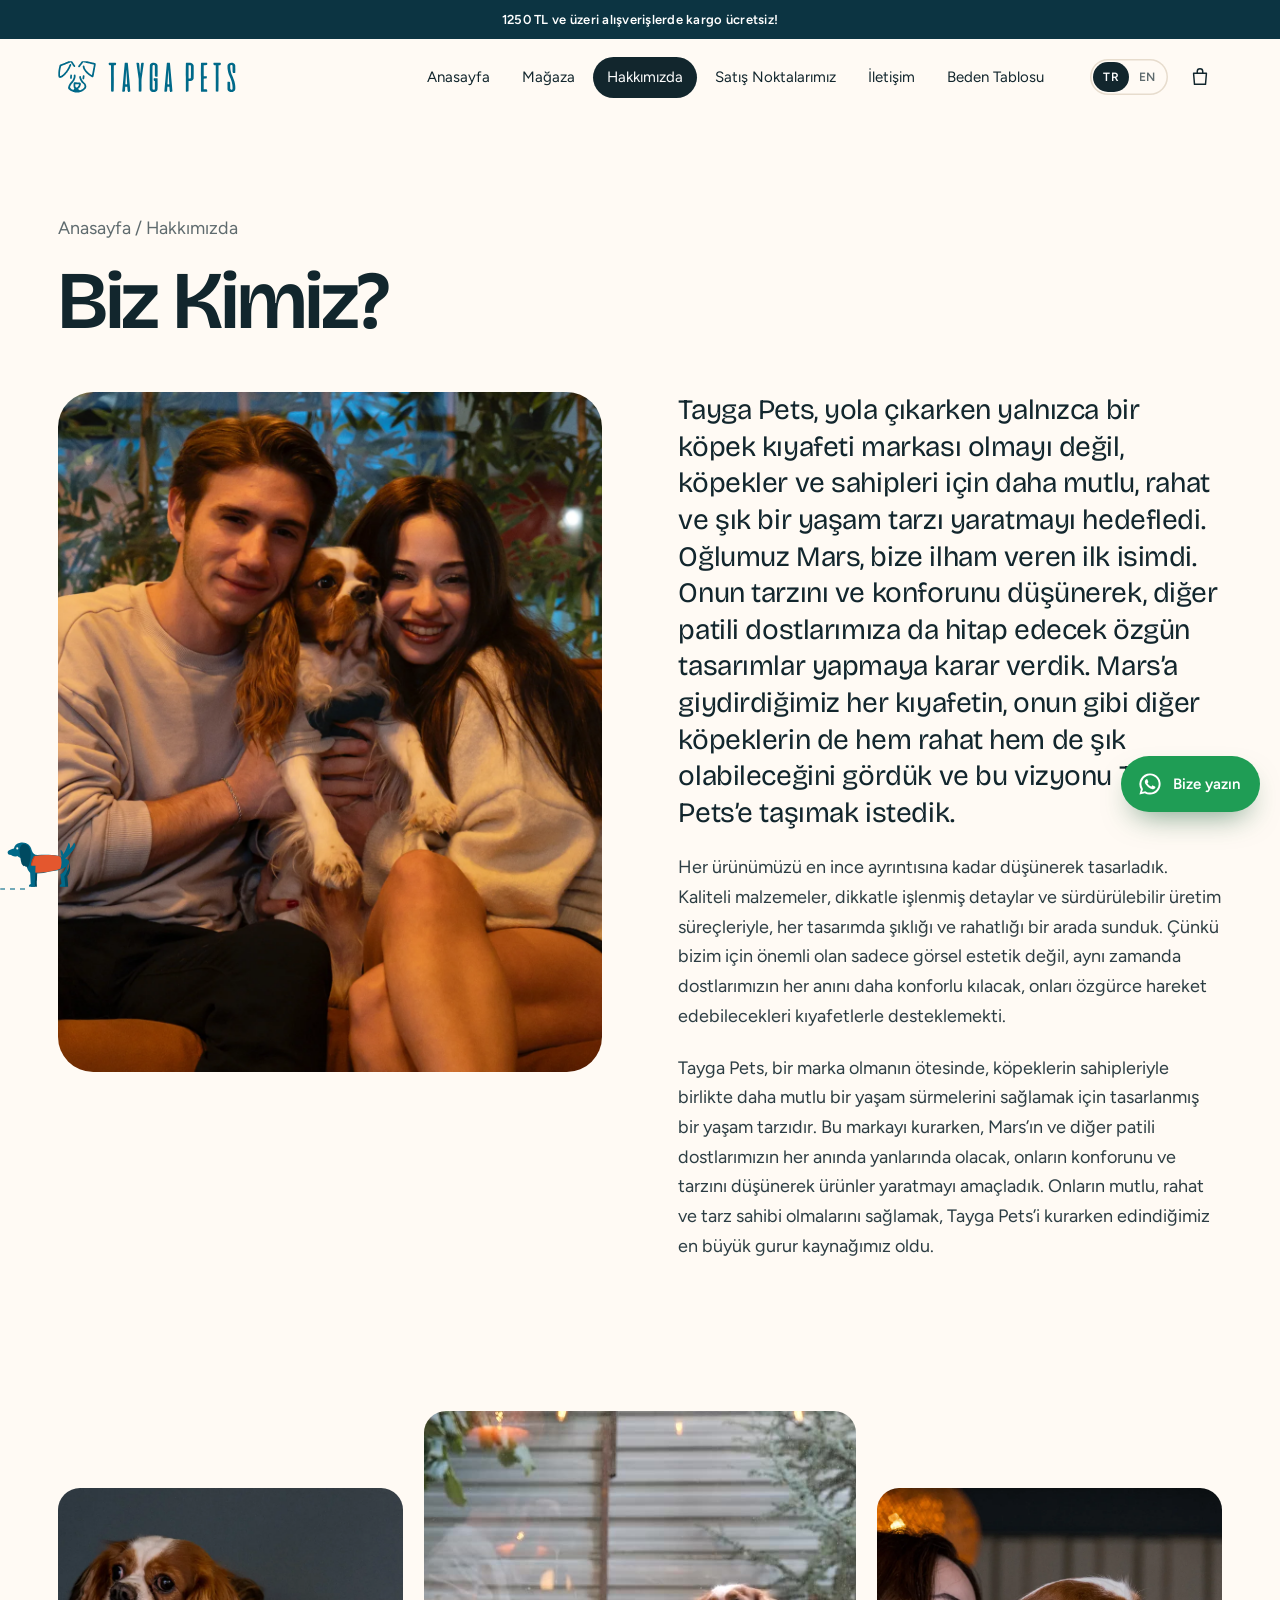
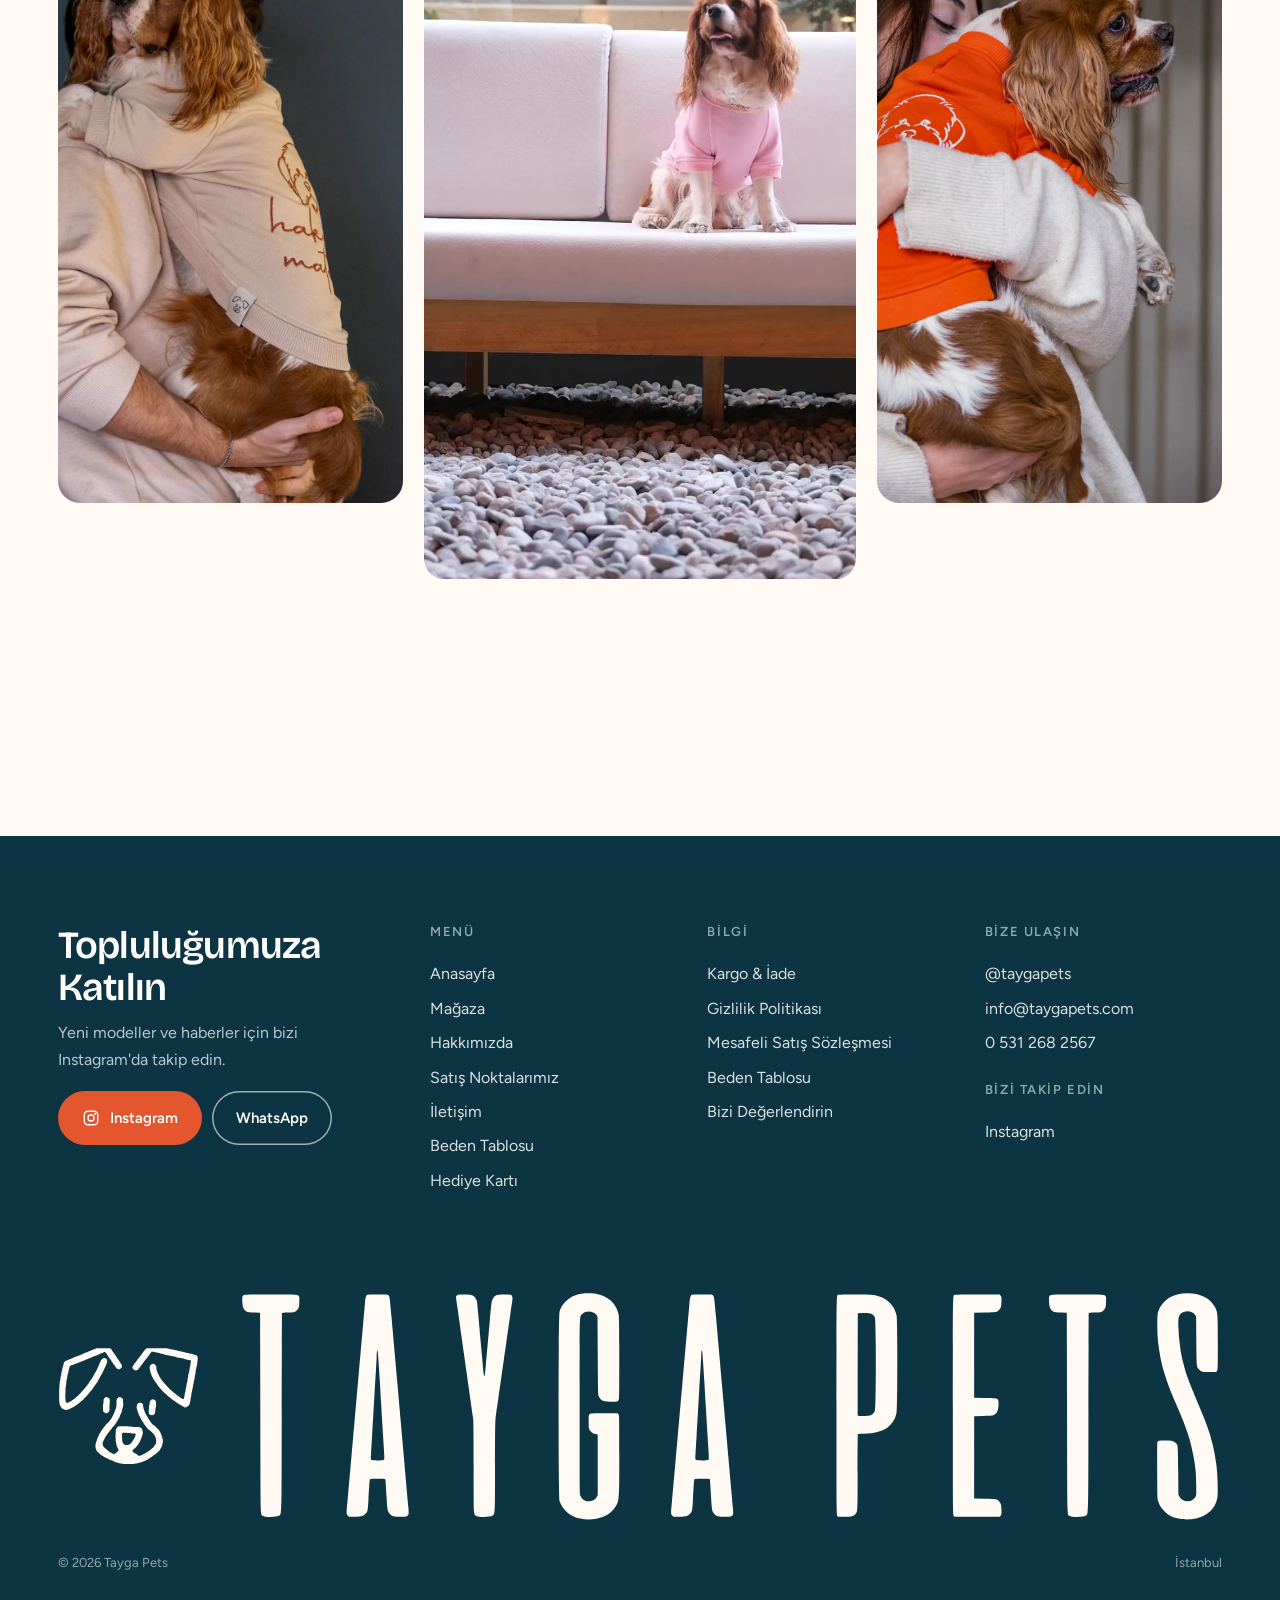
<file: hakkimizda.html>
<!doctype html>
<html lang="tr">
<head>
<meta charset="utf-8">
<meta name="viewport" content="width=device-width, initial-scale=1, viewport-fit=cover">
<title>Hakkımızda · Tayga Pets</title>
<meta name="description" content="Tayga Pets: köpekler için nakışlı sweatshirtler.">
<link rel="icon" href="icon.png">
<link rel="apple-touch-icon" href="icon.png">
<meta property="og:site_name" content="Tayga Pets">
<meta property="og:title" content="Hakkımızda · Tayga Pets">
<meta property="og:description" content="Tayga Pets: köpekler için nakışlı sweatshirtler.">
<meta property="og:image" content="https://taygapets.com/hi-1750.webp">
<meta property="og:type" content="website">
<meta name="theme-color" content="#fffaf4">
<link rel="preconnect" href="https://fonts.googleapis.com">
<link rel="preconnect" href="https://fonts.gstatic.com" crossorigin>
<link href="https://fonts.googleapis.com/css2?family=Bricolage+Grotesque:opsz,wght@12..96,500;12..96,600&family=Figtree:wght@400;500;600&display=swap" rel="stylesheet">
<link rel="stylesheet" href="style.css">
</head>
<body>
<a class="skip" href="#main">Ana İçeriğe Atla</a>
<p class="bar"><b>1250 TL ve üzeri alışverişlerde kargo ücretsiz!</b></p>
<header class="top">
  <div class="wrap top-in">
    <a class="logo" href="index.html" aria-label="Tayga Pets anasayfa"><svg class="logo-m" aria-hidden="true" xmlns="http://www.w3.org/2000/svg" viewBox="0 0 2987 2507" xmlns:c2pa="http://c2pa.org/manifest"><metadata><c2pa:manifest>[base64]/[base64]/Ky8738kIAAACAY2JvcqVjYWxnZnNoYTI1NmNwYWRNAAAAAAAAAAAAAAAAAGRoYXNoWCA8Nz4ki4CBLXhWkSf/RtUwE2SkbK+WMxrg50oVi7FyI2RuYW1lbmp1bWJmIG1hbmlmZXN0amV4Y2x1c2lvbnOBomVzdGFydBh/[base64]/[base64]/[base64]/3cyjxFA3Qo5S46fX0/ihY0VZ7mfb9KF703t5OjWDBWMA4GA1UdDwEB/wQEAwIHgDAVBgNVHSUEDjAMBgorBgEEAYPoXgIBMAwGA1UdEwEB/wQCMAAwHwYDVR0jBBgwFoAUzlHiBIFOZFsj+OPEz5o+nMHXXMIwCgYIKoZIzj0EAwMDZwAwZAIwMXMdFJ4BetLLVY7ORuE9noqbbAZOZn/aArXyTwFAZfKrPzxF2vPoJNf1+UCdg1XGAjBwX1zd9WGqYkqmL5SFqw1QySjr1zJfpJM9+1rdDwSPLMOPOjKuiXjoU/[base64]/343T7dY8rOn0obJ5u2Gse6RGCFdjsLszE/23PYOQZMzeZJrdxHAtCN0oseomE5mboYMs=</c2pa:manifest></metadata><path fill="currentColor" fill-rule="evenodd" d="M1409.0 2483.0C1387.7 2482.4 1385.3 2482.1 1363.0 2477.8C1350.1 2475.2 1336.1 2472.9 1332.0 2472.5C1318.9 2471.4 1312.9 2470.0 1299.2 2464.9C1289.9 2461.5 1280.3 2458.8 1268.1 2456.4C1248.5 2452.5 1244.5 2451.4 1231.5 2445.9C1226.5 2443.8 1216.7 2440.5 1209.5 2438.5C1198.5 2435.4 1192.4 2432.8 1169.0 2421.0C1148.0 2410.5 1138.4 2406.2 1128.4 2403.1C1121.2 2400.9 1109.3 2396.2 1101.9 2392.7C1094.5 2389.2 1084.9 2385.1 1080.5 2383.5C1069.2 2379.6 1050.7 2370.6 1035.5 2361.8C1028.3 2357.7 1018.2 2352.1 1013.0 2349.5C1001.1 2343.6 997.1 2341.2 957.0 2317.2C914.3 2291.6 908.4 2287.3 881.5 2262.5C875.5 2257.0 866.5 2249.0 861.5 2244.8C849.1 2234.3 825.1 2209.8 820.1 2202.5C817.3 2198.6 814.9 2193.2 812.9 2186.5C810.1 2177.2 807.4 2169.3 801.5 2153.0C798.4 2144.4 793.0 2114.5 793.0 2106.1C793.0 2102.4 793.9 2094.4 795.0 2088.3C796.1 2082.2 797.4 2070.9 798.0 2063.3C799.0 2048.8 800.8 2041.1 805.7 2030.4C807.1 2027.1 810.4 2018.0 813.0 2010.0C815.7 2002.0 819.6 1991.1 821.8 1985.8C824.5 1979.5 827.0 1970.9 829.0 1961.0C832.6 1943.4 835.2 1935.9 842.0 1923.9C844.8 1919.1 849.0 1910.7 851.4 1905.3C853.8 1899.9 857.8 1891.1 860.4 1885.8C862.9 1880.4 866.6 1871.2 868.6 1865.3C873.8 1849.8 876.8 1843.9 887.3 1828.9C892.5 1821.5 898.9 1811.7 901.7 1807.0C904.5 1802.3 909.5 1793.8 912.9 1788.0C916.3 1782.2 922.7 1773.2 927.1 1768.0C935.5 1758.2 941.2 1750.2 949.7 1736.5C952.4 1732.1 958.9 1722.8 964.1 1715.9C969.3 1709.0 976.0 1699.3 979.0 1694.5C982.6 1688.7 989.4 1680.4 998.8 1670.6C1006.6 1662.3 1016.1 1651.7 1019.8 1647.0C1028.6 1635.9 1039.0 1625.5 1052.2 1614.8C1058.0 1610.0 1066.4 1602.0 1070.7 1596.9C1075.0 1591.8 1082.7 1582.9 1087.9 1577.1C1098.2 1565.4 1104.1 1557.2 1111.9 1543.3C1117.2 1533.9 1119.2 1531.2 1132.0 1516.0C1137.4 1509.5 1141.0 1503.8 1146.9 1492.0C1151.2 1483.5 1160.8 1464.8 1168.3 1450.5C1177.3 1433.2 1183.2 1420.6 1185.9 1412.8C1188.1 1406.4 1191.7 1397.4 1194.0 1392.8C1200.2 1380.5 1202.9 1372.8 1205.6 1360.0C1207.5 1350.7 1209.1 1346.2 1214.0 1336.5C1219.3 1325.9 1224.5 1312.3 1232.5 1288.4C1233.8 1284.5 1235.6 1276.4 1236.4 1270.4C1237.2 1264.4 1238.7 1255.9 1239.6 1251.5C1241.1 1244.7 1241.4 1234.6 1241.9 1184.5C1242.6 1119.2 1242.5 1120.6 1249.7 1108.0C1269.6 1073.6 1301.8 1056.1 1326.7 1066.2C1349.9 1075.6 1366.7 1089.5 1374.5 1105.5C1379.2 1115.1 1380.0 1121.5 1380.0 1151.0C1380.0 1178.6 1380.6 1184.6 1384.6 1196.6C1388.2 1207.7 1388.6 1214.0 1386.0 1222.5C1381.5 1237.5 1381.0 1239.8 1380.0 1250.5C1378.9 1261.0 1373.9 1290.6 1372.1 1296.7C1371.6 1298.2 1369.2 1304.9 1366.7 1311.5C1361.7 1324.7 1358.0 1340.9 1355.6 1360.1C1353.7 1375.2 1352.3 1379.5 1343.7 1396.6C1340.1 1403.8 1334.8 1415.2 1332.0 1422.0C1329.2 1428.8 1323.5 1441.1 1319.4 1449.3C1313.3 1461.4 1311.2 1466.8 1308.5 1477.5C1304.6 1493.0 1304.1 1494.2 1295.4 1505.7C1282.2 1523.1 1278.5 1529.6 1272.1 1545.7C1268.1 1555.8 1249.8 1585.6 1239.1 1599.4C1228.0 1613.8 1213.8 1634.0 1207.3 1644.5C1199.0 1657.9 1194.1 1663.9 1177.5 1681.0C1161.8 1697.3 1153.9 1707.4 1147.1 1720.0C1140.5 1732.4 1135.3 1738.9 1118.0 1757.2C1106.1 1769.8 1096.9 1780.8 1084.4 1797.5C1075.0 1810.2 1064.2 1824.1 1060.3 1828.6C1051.6 1838.6 1048.7 1842.9 1042.1 1855.4C1035.6 1867.7 1031.6 1873.7 1020.0 1888.1C1013.7 1896.0 1009.4 1902.6 1006.2 1909.3C1003.6 1914.7 991.3 1939.5 978.9 1964.3C948.4 2025.4 948.0 2026.4 948.0 2052.6C948.0 2091.3 957.5 2111.5 987.5 2136.8C992.5 2141.0 1001.9 2149.3 1008.4 2155.3C1014.9 2161.3 1025.5 2170.1 1031.9 2174.9C1038.3 2179.8 1049.5 2189.2 1056.9 2195.9C1079.7 2216.6 1110.0 2237.1 1136.1 2249.2C1141.3 2251.7 1151.1 2257.4 1157.8 2261.9C1184.9 2280.4 1193.5 2278.8 1224.9 2250.2C1232.6 2243.1 1242.8 2234.9 1248.5 2231.2C1260.0 2223.9 1264.9 2219.5 1273.2 2209.1C1288.0 2190.7 1288.4 2182.8 1275.4 2162.6C1267.2 2149.8 1264.2 2143.7 1258.7 2127.5C1256.2 2120.3 1252.2 2109.5 1249.7 2103.4C1244.8 2091.3 1238.0 2062.8 1236.0 2046.0C1235.2 2039.5 1233.2 2031.7 1229.7 2021.5L1224.6 2006.5L1223.9 1974.5C1223.3 1946.6 1222.9 1941.1 1220.9 1931.5C1217.5 1915.5 1217.5 1888.3 1220.9 1872.5C1223.2 1862.2 1223.3 1858.7 1224.0 1814.5L1224.6 1767.5L1227.2 1760.0C1229.6 1753.2 1235.1 1739.2 1241.6 1723.5C1245.1 1714.9 1252.3 1705.6 1262.7 1696.3C1282.1 1678.9 1275.5 1679.8 1376.9 1680.3C1456.5 1680.6 1458.8 1680.6 1470.0 1682.8C1476.3 1684.0 1488.5 1685.5 1497.0 1686.0C1505.5 1686.5 1517.7 1687.9 1524.0 1689.0C1531.5 1690.4 1543.1 1691.4 1557.0 1692.0C1572.1 1692.6 1581.9 1693.5 1590.0 1695.1C1600.8 1697.2 1605.2 1697.4 1658.5 1698.0C1723.6 1698.7 1715.8 1697.7 1742.9 1709.4C1777.8 1724.5 1788.0 1737.2 1791.9 1770.5C1792.5 1775.5 1794.4 1784.9 1796.2 1791.5C1799.3 1803.1 1799.4 1804.2 1799.5 1823.5C1799.5 1845.6 1798.8 1849.4 1792.5 1861.9C1787.7 1871.6 1784.5 1881.2 1782.1 1893.2C1780.9 1899.1 1778.2 1908.2 1775.9 1913.7C1773.6 1919.1 1769.7 1930.0 1767.0 1938.0C1764.4 1946.0 1760.3 1957.0 1757.8 1962.5C1755.3 1968.0 1751.3 1977.0 1749.0 1982.5C1744.2 1993.8 1742.4 1997.3 1729.5 2019.0C1724.4 2027.5 1717.7 2039.2 1714.5 2045.0C1707.3 2058.0 1704.7 2062.1 1695.0 2074.0C1690.8 2079.2 1684.1 2088.2 1680.0 2094.0C1669.7 2108.6 1670.1 2108.3 1648.2 2130.3C1633.7 2144.9 1624.3 2153.3 1612.8 2162.1C1588.0 2181.1 1580.6 2190.4 1580.5 2203.0C1580.4 2219.4 1599.8 2241.5 1621.3 2249.6C1632.9 2253.9 1641.7 2258.7 1664.5 2272.6C1668.3 2274.9 1678.9 2282.3 1688.0 2289.1C1708.8 2304.4 1714.9 2307.5 1724.5 2307.4C1733.0 2307.3 1749.0 2302.3 1765.0 2294.8C1770.8 2292.1 1781.3 2287.8 1788.5 2285.3C1795.7 2282.8 1805.1 2278.7 1809.5 2276.0C1813.9 2273.4 1824.7 2267.6 1833.5 2263.2C1853.1 2253.5 1854.5 2252.7 1895.3 2228.2C1913.4 2217.4 1931.5 2205.8 1935.5 2202.5C1963.3 2179.9 1978.9 2166.9 1988.5 2158.3C1994.6 2152.9 2003.3 2145.6 2007.9 2142.1C2022.7 2130.8 2027.6 2124.8 2041.1 2101.6C2043.0 2098.4 2048.9 2091.0 2054.3 2085.2C2062.8 2076.1 2065.0 2073.0 2069.6 2063.5C2080.0 2042.1 2082.0 2030.7 2082.0 1993.7C2082.0 1963.2 2081.4 1958.7 2075.5 1943.0C2073.1 1936.5 2069.5 1925.0 2067.6 1917.4C2062.5 1897.6 2049.4 1871.4 2036.8 1855.8C2011.8 1824.6 1991.7 1803.8 1974.0 1790.7C1966.6 1785.2 1956.9 1777.7 1952.5 1774.0C1948.1 1770.4 1937.9 1761.9 1929.9 1755.2C1921.8 1748.5 1911.8 1739.3 1907.7 1734.8C1903.5 1730.2 1893.6 1719.4 1885.7 1710.7C1877.7 1702.0 1867.5 1689.7 1862.9 1683.2C1858.3 1676.8 1851.1 1667.1 1846.8 1661.7C1837.7 1650.3 1827.7 1635.6 1819.5 1621.5C1813.0 1610.4 1795.7 1584.4 1785.6 1570.5C1782.0 1565.5 1776.5 1556.5 1773.4 1550.5C1770.2 1544.5 1764.8 1534.5 1761.3 1528.3C1757.8 1522.1 1753.3 1513.1 1751.3 1508.3C1746.8 1497.0 1743.3 1490.1 1734.7 1475.5C1725.4 1459.7 1719.1 1446.2 1713.9 1431.0C1711.6 1424.1 1707.1 1412.0 1703.9 1403.9C1700.8 1395.9 1696.6 1384.2 1694.7 1377.9C1692.8 1371.7 1689.3 1361.5 1687.0 1355.5C1683.3 1345.7 1680.6 1336.5 1671.4 1301.0C1668.0 1288.2 1667.2 1271.6 1669.3 1259.5C1671.2 1248.8 1681.7 1218.8 1686.3 1211.1C1707.3 1175.6 1759.6 1169.7 1789.6 1199.5C1802.1 1211.9 1804.8 1220.1 1806.0 1249.0L1806.8 1268.5L1811.8 1283.5C1815.1 1293.4 1817.4 1302.4 1818.5 1309.9C1820.3 1322.4 1823.2 1331.4 1829.1 1343.1C1831.2 1347.4 1834.5 1356.4 1836.5 1363.1C1838.9 1371.6 1842.5 1380.6 1847.9 1391.5C1852.3 1400.3 1861.7 1419.5 1868.9 1434.1C1878.1 1452.9 1884.1 1463.8 1889.5 1471.3C1896.7 1481.5 1904.0 1493.9 1916.0 1516.1C1919.0 1521.7 1925.2 1531.5 1929.8 1537.9C1934.4 1544.3 1941.1 1554.0 1944.7 1559.5C1971.2 1600.3 2004.5 1641.2 2020.5 1652.5C2023.8 1654.8 2031.2 1659.1 2037.0 1662.0C2047.1 1667.1 2048.1 1667.9 2062.0 1682.3C2083.0 1704.0 2099.0 1720.0 2121.0 1741.5L2140.5 1760.5L2149.6 1776.0C2165.5 1803.0 2173.8 1818.3 2177.4 1826.8C2179.4 1831.3 2182.6 1838.3 2184.6 1842.3C2189.2 1851.4 2192.2 1859.4 2195.4 1870.8C2196.8 1875.7 2199.8 1884.4 2202.0 1890.1C2204.7 1896.9 2207.3 1906.9 2210.0 1920.1C2212.8 1934.1 2215.4 1943.9 2219.0 1953.4C2225.5 1971.1 2226.3 1976.7 2225.8 2002.9L2225.4 2024.5L2220.2 2039.5C2216.7 2049.8 2214.6 2058.0 2213.6 2065.6C2209.9 2092.0 2206.0 2106.2 2199.2 2117.2C2197.1 2120.7 2192.7 2127.7 2189.6 2132.8C2186.4 2138.0 2179.9 2150.1 2175.0 2159.8C2170.2 2169.6 2164.2 2180.2 2161.7 2183.5C2154.7 2192.7 2092.9 2251.2 2078.0 2262.8C2073.3 2266.4 2064.3 2273.5 2058.0 2278.5C2051.7 2283.6 2040.0 2292.5 2032.0 2298.3C2024.0 2304.1 2012.8 2312.7 2007.0 2317.4C2001.2 2322.1 1991.8 2328.7 1986.0 2332.1C1980.2 2335.6 1971.0 2341.4 1965.5 2345.0C1960.0 2348.6 1952.6 2353.4 1949.0 2355.5C1945.4 2357.6 1935.8 2363.7 1927.5 2369.1C1900.5 2386.5 1852.5 2410.8 1828.9 2418.9C1822.5 2421.1 1812.6 2425.4 1806.9 2428.4C1799.4 2432.4 1792.8 2434.9 1783.1 2437.5C1775.7 2439.5 1765.4 2443.1 1760.1 2445.4C1747.3 2451.1 1742.4 2452.7 1730.5 2454.5C1712.9 2457.3 1701.8 2460.1 1688.5 2465.0C1675.1 2470.0 1669.0 2471.4 1656.0 2472.5C1651.9 2472.9 1636.8 2475.5 1622.5 2478.3L1596.5 2483.5L1514.0 2483.6C1468.6 2483.6 1421.4 2483.4 1409.0 2483.0ZM1483.0 2078.7C1506.9 2070.6 1540.4 2049.2 1552.4 2034.3C1582.4 1997.1 1588.9 1988.1 1598.2 1970.5C1602.3 1962.8 1608.6 1952.2 1612.2 1947.0C1623.2 1931.1 1628.3 1919.8 1634.5 1897.7C1636.5 1890.7 1640.4 1879.2 1643.2 1872.2C1651.6 1851.4 1651.0 1844.6 1640.3 1839.3L1634.5 1836.5L1599.0 1835.9L1563.5 1835.4L1548.0 1830.0L1532.5 1824.5L1480.0 1823.9C1432.0 1823.4 1426.5 1823.1 1416.0 1821.2C1392.7 1816.8 1378.6 1817.3 1369.7 1823.0C1363.5 1826.9 1361.1 1832.3 1359.9 1845.2C1359.4 1850.9 1358.3 1861.6 1357.4 1869.0C1355.2 1886.8 1355.9 1911.1 1359.0 1926.0C1360.8 1934.6 1361.3 1941.7 1362.0 1965.5C1362.8 1996.8 1363.2 1999.1 1369.6 2013.6C1371.0 2016.9 1374.0 2024.2 1376.1 2030.0C1383.7 2050.3 1396.6 2064.3 1417.5 2074.7C1430.0 2081.0 1436.0 2082.0 1458.5 2081.6C1473.6 2081.3 1476.3 2081.0 1483.0 2078.7ZM1971.3 1444.5C1955.0 1440.9 1935.0 1423.9 1929.9 1409.5C1926.4 1399.6 1925.8 1389.9 1926.3 1353.3C1926.6 1322.1 1926.9 1317.4 1928.9 1308.0C1930.7 1299.5 1931.3 1292.5 1931.9 1271.5L1932.7 1245.5L1938.0 1230.0L1943.2 1214.5L1944.1 1195.0C1945.5 1159.9 1949.6 1147.1 1963.9 1132.9C1991.5 1105.6 2020.4 1103.6 2051.7 1126.8C2061.8 1134.3 2069.0 1142.5 2073.9 1151.9C2081.6 1166.8 2081.5 1165.9 2081.5 1217.0L2081.5 1262.5L2076.3 1277.5C2072.0 1289.9 2070.9 1294.5 2070.0 1304.0C2069.4 1310.3 2068.0 1320.2 2066.9 1326.0C2065.5 1333.3 2064.6 1343.6 2064.0 1359.5C2063.1 1385.3 2062.8 1386.9 2053.5 1409.0C2045.2 1428.5 2035.4 1439.5 2022.7 1443.6C2015.5 1445.9 1980.3 1446.6 1971.3 1444.5ZM1011.0 1404.5C1001.6 1401.9 984.8 1395.0 980.6 1392.1C974.9 1388.1 971.2 1383.0 964.1 1369.0C953.9 1349.0 954.5 1354.7 954.5 1282.0L954.5 1218.5L959.9 1203.0L965.3 1187.5L966.1 1154.0C966.9 1113.0 968.1 1107.4 979.4 1091.5C990.6 1075.9 1005.8 1065.1 1019.7 1063.0C1033.7 1060.8 1042.5 1063.1 1066.3 1075.3C1088.2 1086.4 1093.2 1092.4 1097.8 1112.5C1100.8 1125.7 1098.7 1201.1 1094.9 1218.0C1092.9 1226.9 1092.7 1231.3 1092.1 1287.0C1091.3 1357.9 1091.9 1354.7 1076.5 1375.5C1066.5 1389.0 1060.7 1393.2 1043.3 1399.6C1025.0 1406.3 1020.0 1407.1 1011.0 1404.5ZM159.5 1335.3C158.4 1335.0 152.8 1332.9 147.0 1330.5C141.2 1328.2 130.5 1324.4 123.3 1322.0C109.4 1317.6 100.2 1312.8 87.0 1303.0C73.7 1293.2 62.1 1276.8 48.9 1249.4C38.5 1227.8 37.1 1223.4 33.1 1200.0C31.4 1190.4 28.8 1175.5 27.3 1167.0L24.5 1151.5L24.5 1022.5L24.5 893.5L26.9 882.5C28.9 873.0 29.3 867.3 30.0 840.0C30.7 813.7 31.2 806.8 33.0 798.0C34.6 790.1 35.3 781.7 35.9 764.5L36.7 741.5L41.9 726.4C46.6 712.4 47.1 710.2 48.0 696.9C48.6 689.0 49.9 677.8 51.0 672.0C52.1 666.2 53.4 655.0 54.0 647.1C54.9 633.9 55.4 631.5 59.9 618.1C62.7 610.0 65.4 599.7 66.0 595.0C66.6 590.3 68.0 581.8 69.1 576.0C70.1 570.2 71.4 559.1 72.0 551.3C73.0 537.0 73.8 533.5 80.3 515.5C81.7 511.6 84.9 497.1 87.5 483.2C90.8 465.0 93.2 454.9 96.0 446.9C98.3 440.7 101.1 429.8 102.5 421.9C105.2 406.8 107.7 398.5 113.5 384.7C117.5 375.2 119.2 367.2 120.9 351.4C122.2 339.3 125.1 330.7 130.7 322.5C136.5 313.9 146.1 303.8 152.3 299.7C158.7 295.5 179.8 286.5 195.2 281.4C201.4 279.4 212.1 275.0 219.0 271.8C225.9 268.5 235.7 264.3 240.8 262.4C245.9 260.5 256.3 256.1 263.8 252.6C271.3 249.0 282.2 244.7 288.0 243.0C300.7 239.2 325.6 228.5 344.0 219.1C352.8 214.6 361.3 211.1 368.5 209.0C374.6 207.3 384.0 203.9 389.5 201.4C402.0 195.7 409.9 192.8 422.0 189.5C427.7 188.0 438.5 183.6 449.0 178.6C458.6 174.0 468.3 169.6 470.5 169.0C472.7 168.3 480.1 165.5 487.0 162.8C493.9 160.0 505.4 155.8 512.5 153.3C530.2 147.1 540.9 142.4 554.9 134.6C563.3 129.9 571.2 126.5 581.7 123.1C589.8 120.4 601.7 115.7 608.1 112.7C614.5 109.6 623.9 105.5 629.1 103.7C634.3 101.8 641.7 98.7 645.5 96.7C656.5 91.2 664.1 88.3 675.7 84.9C682.7 82.9 695.9 77.4 713.1 69.4C731.3 60.9 742.4 56.3 748.1 55.0C765.7 50.7 768.8 49.7 780.2 43.9C795.0 36.5 810.3 29.7 818.9 26.8L825.5 24.5L958.5 24.2C1040.9 24.0 1093.9 24.3 1097.8 24.9C1115.4 27.6 1127.1 38.9 1148.0 73.0C1152.5 80.4 1160.6 92.6 1166.0 100.0C1177.5 116.0 1188.9 132.9 1199.2 149.5C1203.3 156.1 1210.9 167.2 1216.1 174.2C1221.3 181.2 1229.5 192.9 1234.3 200.2C1239.1 207.5 1248.1 220.7 1254.1 229.5C1260.2 238.3 1268.9 251.9 1273.6 259.7C1278.2 267.5 1287.0 280.6 1293.2 288.8C1299.4 297.1 1306.9 308.0 1309.8 313.2C1312.7 318.3 1318.4 326.8 1322.6 332.0C1332.2 344.2 1348.6 369.6 1351.6 377.0C1357.6 391.7 1357.6 420.1 1351.7 432.9C1347.6 442.0 1328.1 458.8 1312.7 466.6C1302.8 471.7 1295.1 473.4 1285.5 472.7C1269.3 471.6 1257.3 465.3 1241.4 449.5C1229.3 437.6 1226.1 433.2 1215.0 413.5C1203.7 393.6 1198.7 386.7 1185.6 373.0C1178.1 365.3 1172.2 358.1 1170.0 354.2C1161.8 339.5 1156.6 331.0 1152.2 325.3C1149.6 321.9 1144.9 315.8 1141.8 311.8C1138.7 307.7 1133.6 299.7 1130.5 294.0C1123.7 281.5 1118.9 274.3 1109.4 262.5C1105.5 257.6 1099.7 249.4 1096.5 244.5C1093.3 239.6 1087.7 231.4 1083.9 226.5C1080.2 221.6 1072.3 209.2 1066.4 199.0C1056.0 181.0 1040.4 157.2 1029.0 142.0C1025.9 137.9 1020.5 130.3 1017.1 125.2C1003.4 105.2 997.2 103.4 973.5 112.9C966.9 115.6 957.6 118.9 952.9 120.4C948.2 121.8 938.8 125.7 931.9 129.1C918.3 135.8 905.0 141.4 886.1 148.5C879.3 151.0 868.0 155.7 860.9 159.0C853.9 162.3 843.4 166.6 837.8 168.5C832.1 170.5 821.6 175.0 814.5 178.5C806.9 182.3 796.9 186.2 790.5 188.0C784.5 189.8 773.0 194.2 765.0 198.0C757.0 201.7 746.0 206.2 740.5 208.0C735.0 209.8 726.0 213.3 720.5 215.8C715.0 218.2 706.2 221.8 701.0 223.7C695.8 225.6 685.9 229.8 679.1 233.1C672.3 236.3 660.9 240.8 653.9 243.0C646.9 245.2 636.1 249.3 630.0 252.0C623.9 254.7 613.0 258.8 605.7 261.1C598.4 263.4 589.1 266.9 585.0 269.0C562.7 280.2 535.4 292.1 525.7 294.9C514.0 298.3 506.5 301.2 495.5 306.7C491.7 308.7 484.3 311.8 479.1 313.7C473.9 315.5 464.5 319.6 458.1 322.6C451.7 325.7 442.4 329.7 437.5 331.5C432.6 333.3 422.9 337.4 416.0 340.5C407.6 344.4 399.1 347.4 390.1 349.6C370.0 354.6 355.0 360.4 320.0 376.5C313.6 379.4 304.2 383.0 299.0 384.5C286.2 388.1 278.2 391.3 267.6 397.3C248.6 408.0 243.7 416.2 240.5 442.8C238.7 457.3 237.4 462.4 231.9 476.3C224.3 495.3 222.0 505.7 221.1 524.0C220.3 540.2 220.2 540.7 215.8 552.5C213.3 559.1 210.0 568.8 208.5 574.0C207.0 579.2 204.9 585.7 203.8 588.4C200.4 597.2 199.0 605.2 198.0 621.5C197.5 630.3 196.3 641.1 195.5 645.5C194.6 649.9 193.2 658.5 192.4 664.5C191.4 671.8 189.2 680.4 186.0 690.0C182.1 701.6 180.9 706.8 180.0 716.0C179.4 722.3 178.0 732.2 176.9 738.0C175.3 745.8 174.6 755.2 174.0 775.0C173.3 797.5 172.8 803.2 170.7 813.0C169.3 819.3 167.9 827.9 167.5 832.0C166.8 840.0 163.4 862.8 159.4 885.1C156.5 901.5 156.3 913.1 158.7 929.7C160.4 941.5 160.4 942.4 158.5 955.2C155.3 976.7 155.5 1099.4 158.7 1115.5C159.9 1121.5 161.4 1131.7 162.0 1138.0C165.2 1172.2 176.7 1186.7 197.7 1183.0C209.9 1180.9 240.0 1167.3 259.0 1155.2C266.4 1150.5 278.6 1142.9 286.0 1138.4C310.6 1123.4 324.4 1114.2 333.5 1106.9C338.4 1102.9 347.9 1095.8 354.5 1091.0C375.7 1075.9 395.1 1059.6 409.5 1045.0C417.2 1037.2 428.2 1026.7 434.0 1021.5C458.4 999.8 486.4 971.0 493.8 959.8C499.0 952.1 503.6 946.8 510.2 940.8C537.5 916.0 541.1 911.9 556.9 887.5C562.0 879.6 568.2 871.8 575.1 864.5C580.9 858.5 589.7 848.1 594.7 841.5C599.7 834.9 606.3 826.6 609.5 823.0C612.6 819.4 619.2 810.9 624.0 804.0C628.9 797.1 636.5 787.2 641.0 782.0C651.6 769.7 658.2 759.6 666.6 743.3C670.8 735.0 675.7 727.1 679.7 722.3C683.2 718.0 688.8 711.2 692.1 707.2C695.4 703.1 701.6 693.9 705.9 686.7C710.2 679.4 722.0 660.7 732.1 645.0C749.9 617.4 753.6 610.6 774.5 569.0C780.6 556.8 787.5 544.8 792.9 537.0C803.4 522.0 806.9 515.9 810.8 506.0C814.8 496.1 831.4 462.1 838.4 449.5C841.5 444.0 845.4 435.9 847.1 431.6C848.8 427.2 853.5 416.9 857.7 408.7C861.8 400.4 866.9 388.4 869.0 382.1C875.7 361.8 888.2 333.3 896.0 320.5C902.8 309.4 905.0 304.3 907.6 293.2C909.0 287.3 911.5 279.8 913.1 276.5C922.8 256.7 959.2 231.1 977.5 231.0C984.0 231.0 988.4 232.3 1000.3 237.6C1030.5 251.2 1041.9 266.8 1043.7 297.0C1044.7 315.6 1042.4 326.7 1033.1 347.0C1030.5 352.8 1027.3 361.2 1026.0 365.7C1024.6 370.9 1021.4 378.1 1017.4 385.2C1013.8 391.4 1010.1 399.5 1009.0 403.2C1007.9 407.0 1006.1 413.3 1004.9 417.2C1003.8 421.2 1000.2 429.9 997.0 436.5C993.9 443.1 989.3 453.0 987.0 458.5C981.9 470.4 967.0 500.4 957.1 518.5C953.2 525.6 948.0 536.7 945.5 543.0C940.8 555.2 935.8 564.1 926.0 578.0C922.7 582.7 915.9 594.6 910.8 604.5C905.8 614.4 899.2 626.5 896.2 631.5C885.8 648.4 876.7 664.5 869.4 679.0C865.4 687.0 859.5 697.7 856.1 702.8C852.8 708.0 848.7 715.6 846.9 719.8C841.0 734.1 838.1 738.5 811.3 772.9C801.0 786.1 794.5 796.3 775.2 829.5C773.0 833.4 767.7 840.8 763.5 846.0C754.2 857.4 746.9 867.7 727.9 895.9C716.1 913.5 711.3 919.7 701.0 930.4C683.3 948.9 674.4 959.3 665.2 972.2C645.2 1000.4 618.9 1030.4 586.5 1061.7C576.6 1071.3 560.8 1087.1 551.5 1096.8C529.0 1120.2 513.2 1135.1 498.6 1146.8C491.9 1152.1 480.6 1162.1 473.5 1169.0C452.2 1189.6 439.9 1199.5 415.0 1216.0C408.1 1220.6 397.6 1227.9 391.6 1232.3C381.8 1239.4 361.3 1253.1 329.0 1274.1C317.4 1281.6 283.5 1298.3 269.5 1303.5C264.6 1305.3 254.9 1309.4 248.0 1312.5C238.4 1316.9 230.8 1319.4 215.0 1323.5C203.7 1326.3 190.0 1330.3 184.5 1332.3C174.7 1335.9 166.2 1336.9 159.5 1335.3ZM2697.5 1281.4C2694.4 1280.5 2658.4 1263.7 2641.0 1254.9C2632.4 1250.6 2619.9 1243.2 2612.9 1238.3C2601.1 1230.1 2595.3 1226.5 2572.5 1213.8C2567.6 1211.0 2557.4 1204.8 2550.0 1200.0C2542.6 1195.2 2532.0 1188.8 2526.5 1185.9C2514.2 1179.4 2507.6 1175.1 2493.5 1164.1C2487.4 1159.4 2477.3 1152.3 2471.0 1148.3C2464.7 1144.4 2454.1 1136.8 2447.5 1131.5C2440.9 1126.1 2421.3 1111.0 2403.8 1097.9C2386.4 1084.8 2366.8 1069.2 2360.3 1063.2C2353.8 1057.2 2343.7 1048.5 2337.8 1043.8C2331.9 1039.1 2318.7 1027.2 2308.3 1017.2C2298.0 1007.3 2286.1 996.4 2282.0 992.9C2258.3 973.0 2199.2 914.4 2187.6 899.5C2183.7 894.5 2176.7 886.2 2171.9 881.0C2159.9 867.9 2142.2 846.3 2134.5 835.5C2131.0 830.5 2123.4 821.2 2117.7 814.7C2110.7 806.8 2105.1 799.3 2100.9 791.9C2089.7 772.6 2083.5 763.8 2073.6 753.1C2068.1 747.2 2061.1 738.2 2057.3 732.1C2053.6 726.3 2046.7 715.4 2041.9 708.0C2037.2 700.6 2029.6 687.3 2025.1 678.5C2020.3 668.9 2014.2 658.7 2009.9 653.0C2006.0 647.8 2001.5 640.9 1999.9 637.7C1996.6 631.2 1986.7 604.4 1981.3 587.5C1979.4 581.5 1975.1 570.1 1971.9 562.3C1968.6 554.4 1965.0 543.9 1963.9 538.8C1960.4 523.0 1959.3 518.9 1955.1 507.0C1952.0 498.0 1950.8 493.0 1950.0 484.0C1949.4 477.7 1947.9 467.6 1946.7 461.5C1943.6 445.3 1943.6 418.2 1946.8 409.2C1950.9 397.7 1962.7 380.7 1971.2 374.2C1992.4 358.1 2009.2 352.3 2023.5 356.5C2043.1 362.2 2071.0 382.9 2078.7 397.5C2085.8 410.9 2087.1 418.5 2088.0 449.0C2088.9 478.2 2088.9 478.4 2095.1 494.7C2097.2 500.3 2100.3 510.2 2101.9 516.7C2105.8 532.2 2106.4 533.6 2115.9 553.3C2120.4 562.5 2124.0 570.2 2124.0 570.4C2124.0 570.7 2126.4 575.3 2129.3 580.7C2132.2 586.1 2136.6 594.8 2139.0 600.0C2144.3 611.4 2158.8 637.6 2165.5 648.0C2182.4 674.4 2198.9 698.4 2208.5 710.5C2214.6 718.2 2220.7 725.9 2222.1 727.6C2223.4 729.3 2227.6 734.3 2231.3 738.6C2235.1 742.9 2241.5 751.6 2245.7 757.9C2251.2 766.3 2257.6 773.9 2270.5 787.4C2280.0 797.3 2290.6 809.0 2293.9 813.3C2297.3 817.5 2303.3 824.1 2307.2 827.8C2326.4 845.7 2336.0 855.4 2344.7 865.5C2349.9 871.5 2359.0 880.5 2364.9 885.3C2370.7 890.2 2381.1 899.7 2388.0 906.4C2423.3 940.8 2450.3 964.6 2469.0 978.0C2474.2 981.8 2482.8 988.5 2488.0 993.0C2493.2 997.5 2501.1 1003.7 2505.5 1006.8C2509.9 1009.8 2520.0 1017.1 2528.0 1023.0C2536.0 1028.9 2547.0 1036.8 2552.5 1040.5C2558.0 1044.3 2565.9 1049.9 2570.0 1053.0C2590.0 1068.0 2641.1 1099.0 2650.9 1102.0C2667.2 1107.1 2673.6 1098.1 2676.0 1066.4C2676.9 1054.0 2677.6 1051.1 2682.0 1038.1C2685.9 1026.3 2687.1 1021.3 2688.0 1012.0C2689.5 996.3 2694.7 969.0 2697.7 960.5C2704.7 941.0 2705.1 939.1 2706.1 921.5C2707.3 898.8 2712.3 871.5 2718.4 853.7C2722.7 841.3 2723.0 839.5 2724.0 824.7C2725.1 806.7 2729.9 779.2 2733.7 768.5C2739.3 752.9 2740.9 746.8 2742.4 736.4C2743.2 730.4 2744.6 721.9 2745.5 717.5C2746.4 713.1 2747.5 701.0 2748.0 690.7C2748.9 672.9 2749.1 671.4 2752.5 661.7C2761.8 635.4 2761.2 638.4 2762.0 615.5C2762.9 592.5 2763.5 589.3 2770.9 569.8C2776.2 555.9 2776.8 553.4 2778.0 539.5C2778.9 529.6 2780.0 525.0 2784.0 512.9C2788.7 499.0 2789.0 497.5 2790.0 482.4C2790.5 473.7 2791.7 462.9 2792.5 458.5C2793.4 454.1 2795.0 444.9 2796.1 438.0C2797.2 431.1 2799.6 421.0 2801.5 415.5C2806.3 401.5 2807.0 397.5 2808.0 380.3C2809.0 363.8 2814.2 333.3 2818.7 318.2C2822.0 306.9 2822.8 295.5 2820.6 291.2C2817.1 284.4 2803.5 279.4 2781.9 277.0C2763.6 275.0 2759.0 274.0 2745.2 268.9C2735.9 265.5 2726.3 262.8 2714.1 260.4C2703.6 258.4 2690.7 255.0 2682.0 252.0C2670.5 248.1 2665.2 246.9 2656.5 246.0C2635.4 243.9 2616.3 240.1 2599.5 234.5C2586.5 230.1 2581.4 228.9 2572.0 228.0C2549.7 225.8 2530.4 221.4 2514.8 215.1C2497.6 208.1 2486.1 205.5 2464.6 204.0C2452.0 203.1 2449.4 202.5 2436.1 198.1C2426.6 194.8 2417.7 192.6 2410.5 191.6C2384.5 187.9 2366.3 184.2 2356.6 180.5C2339.5 174.1 2321.4 170.1 2300.0 168.0C2290.7 167.1 2285.7 166.0 2274.0 162.0C2266.0 159.2 2254.8 156.1 2249.1 155.0C2243.4 153.8 2231.0 150.5 2221.6 147.5C2202.3 141.4 2195.8 139.8 2182.0 137.6C2176.8 136.8 2166.9 134.2 2160.0 132.0C2153.1 129.8 2143.2 127.3 2138.0 126.4C2132.8 125.6 2122.4 123.8 2115.0 122.6C2107.6 121.3 2098.1 119.6 2094.0 119.0C2089.9 118.3 2078.1 115.4 2067.9 112.5C2044.9 105.9 2033.5 103.5 2015.1 101.4C1989.6 98.5 1986.5 99.8 1972.2 119.0C1967.2 125.9 1958.5 137.1 1953.0 144.0C1942.6 157.0 1933.7 168.7 1918.6 189.3C1913.7 196.0 1906.7 205.3 1903.0 210.0C1899.3 214.7 1894.0 221.9 1891.2 226.1C1888.4 230.3 1882.6 237.9 1878.3 243.1C1874.0 248.3 1864.6 259.9 1857.5 269.0C1850.3 278.1 1841.1 289.4 1836.8 294.3C1828.6 303.6 1815.6 322.5 1804.7 340.6C1796.5 354.4 1792.7 359.3 1776.4 377.0C1761.5 393.5 1758.1 397.8 1740.5 424.0C1721.9 451.6 1697.2 479.5 1684.5 487.2C1668.3 497.0 1646.5 499.6 1629.5 493.7C1607.8 486.1 1587.7 466.8 1581.1 447.3C1575.2 429.6 1580.5 412.8 1600.2 386.8C1605.7 379.7 1612.2 369.6 1615.4 363.4C1619.8 354.8 1623.4 349.7 1632.6 339.0C1639.0 331.6 1647.2 322.1 1650.7 318.0C1656.5 311.3 1666.1 297.5 1680.5 275.0C1683.2 270.9 1689.5 262.8 1694.6 257.0C1718.1 230.5 1741.4 201.5 1750.4 187.8C1754.4 181.6 1760.8 172.6 1764.6 167.9C1768.4 163.2 1777.6 150.6 1785.0 140.0C1792.4 129.3 1802.7 115.1 1807.8 108.3C1812.9 101.5 1819.9 91.5 1823.3 86.2C1833.4 70.6 1862.8 37.0 1871.4 31.1C1881.8 23.9 1862.5 24.5 2098.0 24.5L2309.5 24.5L2323.1 29.3C2332.4 32.5 2340.7 34.7 2349.1 36.0C2357.3 37.2 2365.7 39.4 2374.0 42.3C2385.9 46.6 2415.0 52.2 2436.5 54.5C2439.8 54.8 2449.0 57.3 2457.0 60.0C2471.1 64.8 2485.8 67.9 2513.0 71.6C2519.9 72.6 2528.5 74.8 2538.0 78.1C2552.0 82.9 2572.5 87.3 2593.0 90.0C2597.8 90.7 2607.7 93.2 2616.0 96.0C2627.6 99.9 2632.8 101.1 2642.0 102.0C2657.3 103.5 2676.1 107.3 2685.7 110.9C2690.0 112.5 2697.2 115.2 2701.8 116.9C2713.2 121.2 2731.9 124.8 2748.9 126.0C2764.0 127.1 2767.0 127.9 2788.6 136.3C2797.0 139.7 2807.4 142.1 2826.0 145.0C2830.1 145.7 2839.6 147.9 2847.0 150.0C2854.4 152.1 2865.9 155.0 2872.5 156.5C2879.1 158.0 2887.4 160.3 2891.0 161.7C2894.6 163.0 2903.8 165.7 2911.6 167.5C2932.7 172.6 2936.5 174.2 2943.5 181.4C2950.4 188.5 2958.1 201.4 2961.3 211.5C2965.0 223.2 2964.6 281.2 2960.7 303.0C2953.7 342.1 2952.8 348.1 2952.0 365.5C2951.1 384.9 2951.0 385.1 2942.1 409.6C2937.2 423.3 2935.3 433.2 2934.0 451.3C2933.1 464.0 2932.5 466.6 2928.0 479.9C2924.1 491.7 2922.9 496.7 2922.0 506.0C2921.4 512.3 2920.0 522.4 2918.9 528.4C2917.8 534.4 2916.5 546.9 2916.0 556.1C2915.1 572.5 2915.0 573.1 2910.1 587.7C2906.0 599.8 2904.8 605.1 2903.5 616.0C2902.7 623.4 2901.3 634.2 2900.5 640.0C2899.7 645.8 2898.6 656.0 2898.0 662.7C2897.0 674.6 2895.9 679.2 2889.7 696.5C2886.1 706.5 2881.2 734.0 2880.0 750.9C2879.1 764.1 2878.6 766.5 2874.0 779.9C2870.1 791.7 2868.9 796.7 2868.0 806.0C2867.4 812.3 2866.0 822.2 2865.0 828.0C2864.0 833.8 2862.6 843.0 2862.0 848.5C2861.2 855.6 2859.4 862.8 2855.9 873.2C2851.2 887.3 2850.9 888.7 2850.0 903.7C2848.8 923.7 2845.3 941.1 2838.5 961.5C2834.6 973.1 2832.8 980.3 2832.0 987.5C2831.4 993.0 2830.0 1002.5 2828.8 1008.5C2827.6 1015.4 2826.5 1026.8 2826.0 1039.0L2825.2 1058.5L2820.1 1073.6C2815.4 1087.5 2814.9 1089.8 2814.0 1102.9C2812.5 1123.5 2807.1 1152.4 2801.6 1168.3C2797.9 1179.1 2796.9 1183.7 2796.0 1193.5C2793.9 1217.1 2788.7 1226.6 2766.2 1248.1C2751.8 1261.8 2744.4 1267.1 2728.5 1275.1C2716.6 1281.1 2715.8 1281.4 2707.8 1281.6C2703.2 1281.8 2698.6 1281.6 2697.5 1281.4Z"/></svg><svg class="logo-w" aria-hidden="true" xmlns="http://www.w3.org/2000/svg" viewBox="0 0 2287 548" xmlns:c2pa="http://c2pa.org/manifest"><metadata><c2pa:manifest>[base64]/iNoIr0MAJ/W9EEN1QqyG5zSdYFGpp/7Mr6/[base64]/[base64]/[base64]/3cyjxFA3Qo5S46fX0/ihY0VZ7mfb9KF703t5OjWDBWMA4GA1UdDwEB/wQEAwIHgDAVBgNVHSUEDjAMBgorBgEEAYPoXgIBMAwGA1UdEwEB/wQCMAAwHwYDVR0jBBgwFoAUzlHiBIFOZFsj+OPEz5o+nMHXXMIwCgYIKoZIzj0EAwMDZwAwZAIwMXMdFJ4BetLLVY7ORuE9noqbbAZOZn/aArXyTwFAZfKrPzxF2vPoJNf1+UCdg1XGAjBwX1zd9WGqYkqmL5SFqw1QySjr1zJfpJM9+1rdDwSPLMOPOjKuiXjoU/[base64]</c2pa:manifest></metadata><path fill="currentColor" fill-rule="evenodd" d="M796.4 535.1C773.1 530.1 755.5 515.0 748.4 494.0C745.4 485.3 745.5 63.7 748.4 54.5C751.6 44.5 755.1 38.9 763.0 31.0C776.1 17.8 792.3 12.0 815.6 12.0C853.2 12.0 879.7 30.8 885.6 61.8C886.7 67.8 887.0 86.7 887.0 163.9C887.0 257.7 887.0 258.6 885.0 260.8C882.1 263.9 879.5 264.3 865.2 263.8C848.2 263.2 844.1 261.2 839.0 250.5C837.7 248.0 837.4 233.3 837.0 157.0L836.5 66.5L834.1 62.6C827.6 52.2 807.3 51.3 800.1 61.1C794.7 68.4 795.0 56.2 795.0 274.6C795.0 474.8 795.0 477.0 797.0 482.3C799.4 488.7 802.0 491.4 807.9 493.5C818.4 497.2 830.3 493.5 834.7 485.0L837.0 480.5L837.0 410.3L837.0 340.0L834.5 339.5C833.1 339.2 831.0 338.8 829.7 338.5C825.8 337.7 820.6 333.6 818.3 329.5C816.2 325.8 816.0 324.2 816.0 309.9C816.0 288.5 812.3 290.5 851.7 290.5L883.2 290.5L885.1 292.9C886.9 295.1 887.0 298.1 887.0 387.3C887.0 498.4 887.3 495.7 874.3 513.0C859.9 532.3 826.9 541.7 796.4 535.1ZM2184.5 535.0C2168.8 531.5 2161.9 527.9 2152.0 518.0C2144.2 510.2 2141.2 505.6 2137.7 495.5C2135.6 489.7 2135.5 487.8 2135.2 425.5C2135.0 390.3 2135.2 360.5 2135.5 359.3C2136.7 354.4 2138.2 354.0 2153.6 354.0C2169.0 354.0 2173.1 354.9 2177.8 359.3C2183.7 364.7 2183.5 362.7 2184.0 423.5L2184.5 479.6L2187.0 484.5C2193.9 498.1 2216.7 498.4 2223.8 485.0C2226.2 480.5 2226.2 480.4 2225.7 454.5C2225.3 429.6 2224.8 424.0 2221.4 401.5C2219.3 387.5 2212.9 358.8 2209.5 348.5C2208.8 346.3 2207.5 342.0 2206.5 339.0C2200.8 321.0 2195.3 306.8 2179.2 269.5C2172.4 253.6 2166.4 239.4 2165.9 238.0C2165.1 235.4 2163.7 231.7 2160.0 222.0C2158.2 217.4 2154.3 205.3 2150.0 191.5C2145.7 177.5 2140.9 153.7 2137.9 131.0C2134.9 108.9 2134.6 63.2 2137.4 55.0C2146.7 27.6 2171.3 12.1 2205.6 12.0C2234.9 12.0 2257.4 22.9 2268.3 42.5C2275.7 55.7 2276.0 58.7 2276.0 128.6C2276.0 188.9 2276.0 189.8 2273.9 192.4L2271.9 195.0L2256.9 195.0C2240.4 195.0 2237.2 194.1 2231.9 188.3C2226.6 182.6 2226.6 182.6 2226.0 122.5L2225.5 66.5L2223.1 62.6C2218.5 55.2 2206.8 52.1 2196.9 55.5C2186.0 59.4 2183.5 66.1 2184.4 89.5C2185.5 121.6 2189.7 152.4 2196.2 176.0C2197.3 180.1 2198.6 184.8 2199.0 186.5C2201.4 196.5 2209.5 218.6 2219.7 243.0C2223.2 251.5 2228.1 263.2 2230.5 269.0C2232.8 274.8 2236.5 283.6 2238.5 288.5C2247.5 310.0 2256.2 333.9 2259.0 344.5C2259.4 346.1 2260.9 351.8 2262.2 357.0C2266.9 374.9 2268.8 384.6 2272.0 406.0C2275.6 430.4 2277.0 477.0 2274.5 489.1C2269.6 512.2 2251.4 529.2 2225.3 535.0C2213.5 537.6 2196.0 537.6 2184.5 535.0ZM60.7 529.1C53.9 524.7 54.6 547.4 54.0 290.0L53.5 57.5L39.5 57.0C21.6 56.4 18.7 54.9 14.1 44.5C12.6 41.0 11.4 25.5 12.4 21.6C14.1 14.6 10.1 15.0 78.4 15.0C152.2 15.0 144.5 13.1 144.5 31.2C144.5 45.1 143.3 48.4 136.2 53.8C132.8 56.4 132.1 56.5 118.8 56.8C109.3 57.0 104.7 57.5 104.4 58.3C104.2 59.0 103.9 163.2 103.7 290.0C103.5 544.6 104.0 524.0 97.1 528.7C92.4 531.9 65.3 532.2 60.7 529.1ZM256.9 528.0C253.5 524.6 253.5 526.4 256.5 492.0C259.7 456.8 262.9 420.6 265.5 391.0C266.3 381.4 267.7 366.0 268.5 356.8C271.0 328.4 272.9 307.3 274.5 288.5C275.4 278.6 276.7 263.3 277.5 254.5C278.3 245.7 279.6 230.4 280.5 220.5C281.4 210.6 282.7 195.3 283.5 186.5C284.3 177.7 285.6 162.4 286.5 152.5C287.4 142.6 288.7 127.3 289.5 118.5C290.3 109.7 291.6 94.4 292.5 84.5C293.4 74.6 294.5 62.0 295.0 56.5C295.6 51.0 296.4 41.0 296.9 34.3C297.9 22.0 299.4 16.8 302.5 15.6C303.4 15.3 314.4 15.0 326.9 15.0C349.3 15.0 349.7 15.0 351.8 17.3C354.1 19.8 354.8 24.9 358.5 67.0C359.3 77.2 360.7 92.7 361.5 101.5C362.3 110.3 363.6 125.6 364.5 135.5C365.4 145.4 366.7 160.7 367.5 169.5C368.3 178.3 369.6 193.6 370.5 203.5C371.4 213.4 372.7 228.7 373.5 237.5C374.3 246.3 375.6 261.6 376.5 271.5C377.3 281.4 378.7 296.9 379.5 306.0C380.3 315.1 381.7 330.4 382.5 340.0C384.3 360.2 386.4 383.8 388.5 407.8C390.3 428.7 392.4 452.0 394.5 476.0C395.4 486.2 396.7 501.0 397.5 508.9C399.6 530.3 399.0 531.0 378.8 531.0C364.1 531.0 360.1 529.9 354.6 524.4C350.5 520.3 349.0 516.0 348.5 507.2C345.5 457.7 344.6 444.4 344.0 443.7C342.9 442.4 310.0 442.6 308.7 443.9C307.7 444.9 307.4 448.8 305.0 490.0C303.6 516.0 303.3 517.4 299.6 522.3C294.2 529.4 289.8 530.9 273.7 530.9L259.8 531.0L256.9 528.0ZM555.6 529.1C548.5 524.4 549.0 533.6 549.0 415.6C549.0 328.6 548.7 308.2 547.6 301.1C546.8 296.4 545.4 287.1 544.5 280.5C543.6 273.9 542.3 264.2 541.5 259.0C540.7 253.8 539.4 244.3 538.5 238.0C537.7 231.7 536.3 222.0 535.5 216.5C534.7 211.0 533.4 201.3 532.5 195.0C529.8 175.9 528.0 163.0 526.5 152.5C525.7 147.0 524.3 137.3 523.5 131.0C522.6 124.7 521.3 115.2 520.5 110.0C519.7 104.8 518.4 95.4 517.6 89.2C516.7 83.1 515.3 72.9 514.4 66.8C513.6 60.6 512.3 51.2 511.5 46.0C507.4 17.5 507.5 20.2 510.0 17.5C512.3 15.1 512.7 15.0 527.2 15.0C546.3 15.0 551.2 17.2 555.4 27.3C557.1 31.5 557.3 32.6 559.5 58.0C563.1 98.1 564.0 108.4 565.5 125.5C566.4 135.4 567.7 150.2 568.5 158.5C569.3 166.8 570.2 177.3 570.5 182.0C571.3 193.0 572.9 203.3 574.0 204.4C574.9 205.3 575.0 204.5 577.5 176.5C579.0 159.2 580.5 143.0 583.5 110.0C584.3 101.5 585.7 86.4 586.5 76.5C590.3 34.2 590.9 29.9 593.9 24.5C598.5 16.3 602.2 15.0 619.9 15.0C640.7 15.0 641.0 15.4 637.6 37.4C636.8 42.4 635.4 51.7 634.6 58.0C632.1 75.2 630.2 88.8 628.6 100.3C627.7 105.9 626.4 115.7 625.5 122.0C624.6 128.3 623.3 137.8 622.5 143.0C621.7 148.2 620.4 157.7 619.5 164.0C618.6 170.3 617.3 179.8 616.5 185.0C615.7 190.2 614.4 199.7 613.5 206.0C612.6 212.3 611.3 221.8 610.5 227.0C609.7 232.2 608.4 241.7 607.5 248.0C604.8 267.3 603.0 280.1 601.5 289.5C599.1 305.1 598.9 312.2 598.7 417.5C598.5 531.2 598.9 524.1 592.1 528.7C587.4 531.9 560.3 532.2 555.6 529.1ZM1009.9 528.0C1006.5 524.6 1006.5 526.4 1009.5 492.0C1012.7 456.8 1015.9 420.6 1018.5 391.0C1019.3 381.4 1020.7 366.0 1021.5 356.8C1024.0 328.4 1025.9 307.3 1027.5 288.5C1028.4 278.6 1029.7 263.3 1030.5 254.5C1031.3 245.7 1032.6 230.4 1033.5 220.5C1034.4 210.6 1035.7 195.3 1036.5 186.5C1037.3 177.7 1038.6 162.4 1039.5 152.5C1040.4 142.6 1041.7 127.3 1042.5 118.5C1043.3 109.7 1044.6 94.4 1045.5 84.5C1046.4 74.6 1047.5 62.0 1048.0 56.5C1048.6 51.0 1049.4 41.0 1049.9 34.3C1050.9 22.0 1052.4 16.8 1055.5 15.6C1056.4 15.3 1067.4 15.0 1079.9 15.0C1102.3 15.0 1102.7 15.0 1104.8 17.3C1107.1 19.8 1107.8 24.9 1111.5 67.0C1112.3 77.2 1113.7 92.7 1114.5 101.5C1115.3 110.3 1116.6 125.6 1117.5 135.5C1118.4 145.4 1119.7 160.7 1120.5 169.5C1122.1 188.0 1124.4 214.3 1126.6 238.5C1128.4 260.0 1130.6 284.3 1132.5 305.8C1133.3 315.0 1134.7 330.4 1135.5 340.0C1137.3 360.2 1139.4 383.8 1141.5 407.8C1143.3 428.7 1145.4 452.0 1147.5 476.0C1148.4 486.2 1149.7 501.0 1150.5 508.9C1152.6 530.3 1152.0 531.0 1131.8 531.0C1117.1 531.0 1113.1 529.9 1107.6 524.4C1103.5 520.3 1102.0 516.0 1101.5 507.2C1098.5 457.7 1097.6 444.4 1097.0 443.7C1095.9 442.4 1063.0 442.6 1061.7 443.9C1060.7 444.9 1060.4 448.8 1058.0 490.0C1056.6 516.0 1056.3 517.4 1052.6 522.3C1047.2 529.4 1042.8 530.9 1026.7 530.9L1012.8 531.0L1009.9 528.0ZM1394.4 530.2C1391.0 528.0 1391.0 528.3 1391.0 273.0C1391.0 17.7 1391.0 18.0 1394.4 15.8C1395.0 15.4 1412.6 15.0 1433.5 15.0C1467.6 15.0 1472.5 15.2 1480.9 17.0C1507.6 22.7 1526.0 40.2 1530.6 64.4C1532.7 75.0 1532.6 278.3 1530.6 288.5C1528.6 298.4 1526.7 303.2 1521.5 311.1C1509.0 329.8 1487.6 338.0 1450.9 338.0C1443.0 338.0 1441.1 338.3 1440.6 339.6C1440.3 340.5 1440.0 380.3 1440.0 428.1C1440.0 522.2 1440.2 518.9 1434.7 524.9C1430.1 529.9 1425.7 531.0 1410.0 531.0C1402.0 531.0 1395.0 530.6 1394.4 530.2ZM1664.4 530.2C1661.0 528.0 1661.0 528.3 1661.0 273.0C1661.0 17.7 1661.0 18.0 1664.4 15.8C1665.0 15.4 1689.0 15.0 1717.7 15.0L1769.9 15.0L1772.0 17.8C1774.0 20.3 1774.2 21.4 1773.8 32.0C1773.4 44.0 1772.6 46.5 1768.1 51.3C1763.5 56.4 1762.9 56.5 1736.0 57.0L1710.5 57.5L1710.5 156.0L1710.5 254.5L1736.8 255.0C1768.7 255.6 1767.0 254.8 1767.0 269.4C1767.0 283.3 1764.2 290.2 1757.0 294.4C1753.8 296.3 1751.4 296.5 1732.0 297.0L1710.5 297.5L1710.5 393.0L1710.5 488.5L1736.0 489.0C1762.9 489.5 1763.5 489.6 1768.1 494.7C1772.6 499.5 1773.4 502.0 1773.8 514.0C1774.2 524.6 1774.0 525.7 1772.0 528.2L1769.9 531.0L1717.7 531.0C1689.0 531.0 1665.0 530.6 1664.4 530.2ZM1932.7 529.1C1925.9 524.7 1926.6 547.4 1926.0 290.0L1925.5 57.5L1911.5 57.0C1893.6 56.4 1890.7 54.9 1886.1 44.5C1884.6 41.0 1883.4 25.5 1884.4 21.6C1886.1 14.6 1882.1 15.0 1950.4 15.0C2024.2 15.0 2016.5 13.1 2016.5 31.2C2016.5 45.1 2015.3 48.4 2008.2 53.8C2004.8 56.4 2004.1 56.5 1990.8 56.8C1981.3 57.0 1976.7 57.5 1976.4 58.3C1976.2 59.0 1975.9 163.2 1975.7 290.0C1975.5 544.6 1976.0 524.0 1969.1 528.7C1964.4 531.9 1937.3 532.2 1932.7 529.1ZM341.0 398.5C342.1 397.2 342.0 392.2 340.7 371.7C339.8 357.8 338.3 334.8 337.5 320.5C336.7 306.2 335.3 283.5 334.5 270.0C333.7 256.5 332.3 233.3 331.5 218.5C329.0 176.2 327.0 148.7 326.3 146.0L325.6 143.5L324.9 146.5C324.5 148.2 324.2 152.9 324.1 157.0C324.1 161.1 323.4 174.8 322.6 187.5C321.8 200.2 320.4 222.9 319.5 238.0C318.6 253.1 317.3 276.5 316.5 290.0C315.7 303.5 314.3 326.6 313.5 341.5C312.6 356.4 311.5 375.0 311.0 383.0C310.2 396.0 310.3 397.6 311.7 398.8C314.3 400.7 339.4 400.5 341.0 398.5ZM1094.0 398.5C1095.1 397.2 1095.0 392.2 1093.7 371.7C1092.8 357.8 1091.3 334.8 1090.5 320.5C1089.7 306.2 1088.3 283.5 1087.5 270.0C1086.7 256.5 1085.3 233.3 1084.5 218.5C1082.0 176.2 1080.0 148.7 1079.3 146.0L1078.6 143.5L1077.9 146.5C1077.5 148.2 1077.2 152.9 1077.1 157.0C1077.1 161.1 1076.4 174.8 1075.6 187.5C1074.8 200.2 1073.4 222.9 1072.5 238.0C1071.6 253.1 1070.3 276.5 1069.5 290.0C1068.7 303.5 1067.3 326.6 1066.5 341.5C1065.6 356.4 1064.5 375.0 1064.0 383.0C1063.2 396.0 1063.3 397.6 1064.7 398.8C1067.3 400.7 1092.4 400.5 1094.0 398.5ZM1468.2 296.0C1473.0 294.6 1477.6 290.7 1480.0 285.9C1483.1 280.0 1483.1 74.1 1480.1 68.2C1475.7 59.6 1470.8 57.8 1453.0 58.2L1440.5 58.5L1440.2 176.5C1440.1 241.4 1440.2 295.1 1440.5 295.8C1441.1 297.3 1462.7 297.5 1468.2 296.0Z"/></svg></a>
    <nav class="nav" aria-label="Ana menü"><a href="index.html">Anasayfa</a><a href="magaza.html">Mağaza</a><a href="hakkimizda.html" aria-current="page">Hakkımızda</a><a href="satis-noktalarimiz.html">Satış Noktalarımız</a><a href="iletisim.html">İletişim</a><a href="beden-tablosu.html">Beden Tablosu</a></nav>
    <div class="tools">
      <div class="lang" role="group" aria-label="Dil / Language"><button type="button" data-lang="tr" aria-pressed="true">TR</button><button type="button" data-lang="en" aria-pressed="false">EN</button></div>
      <a class="icon-btn" href="https://www.shopier.com/taygapets" target="_blank" rel="noopener" aria-label="Shopier mağazamız"><svg viewBox="0 0 24 24"><path d="M5 8h14l-1 12H6L5 8Z"/><path d="M9 8V6a3 3 0 0 1 6 0v2"/></svg></a>
      <button class="icon-btn menu-btn" data-menu aria-expanded="false" aria-controls="drawer" aria-label="Menüyü aç"><svg viewBox="0 0 24 24"><path d="M4 8h16M4 16h16"/></svg></button>
    </div>
  </div>
</header>
<div class="drawer" id="drawer">
  <div class="drawer-head"><span class="logo"><svg class="logo-m" aria-hidden="true" xmlns="http://www.w3.org/2000/svg" viewBox="0 0 2987 2507" xmlns:c2pa="http://c2pa.org/manifest"><metadata><c2pa:manifest>[base64]/[base64]/Ky8738kIAAACAY2JvcqVjYWxnZnNoYTI1NmNwYWRNAAAAAAAAAAAAAAAAAGRoYXNoWCA8Nz4ki4CBLXhWkSf/RtUwE2SkbK+WMxrg50oVi7FyI2RuYW1lbmp1bWJmIG1hbmlmZXN0amV4Y2x1c2lvbnOBomVzdGFydBh/[base64]/[base64]/[base64]/3cyjxFA3Qo5S46fX0/ihY0VZ7mfb9KF703t5OjWDBWMA4GA1UdDwEB/wQEAwIHgDAVBgNVHSUEDjAMBgorBgEEAYPoXgIBMAwGA1UdEwEB/wQCMAAwHwYDVR0jBBgwFoAUzlHiBIFOZFsj+OPEz5o+nMHXXMIwCgYIKoZIzj0EAwMDZwAwZAIwMXMdFJ4BetLLVY7ORuE9noqbbAZOZn/aArXyTwFAZfKrPzxF2vPoJNf1+UCdg1XGAjBwX1zd9WGqYkqmL5SFqw1QySjr1zJfpJM9+1rdDwSPLMOPOjKuiXjoU/[base64]/343T7dY8rOn0obJ5u2Gse6RGCFdjsLszE/23PYOQZMzeZJrdxHAtCN0oseomE5mboYMs=</c2pa:manifest></metadata><path fill="currentColor" fill-rule="evenodd" d="M1409.0 2483.0C1387.7 2482.4 1385.3 2482.1 1363.0 2477.8C1350.1 2475.2 1336.1 2472.9 1332.0 2472.5C1318.9 2471.4 1312.9 2470.0 1299.2 2464.9C1289.9 2461.5 1280.3 2458.8 1268.1 2456.4C1248.5 2452.5 1244.5 2451.4 1231.5 2445.9C1226.5 2443.8 1216.7 2440.5 1209.5 2438.5C1198.5 2435.4 1192.4 2432.8 1169.0 2421.0C1148.0 2410.5 1138.4 2406.2 1128.4 2403.1C1121.2 2400.9 1109.3 2396.2 1101.9 2392.7C1094.5 2389.2 1084.9 2385.1 1080.5 2383.5C1069.2 2379.6 1050.7 2370.6 1035.5 2361.8C1028.3 2357.7 1018.2 2352.1 1013.0 2349.5C1001.1 2343.6 997.1 2341.2 957.0 2317.2C914.3 2291.6 908.4 2287.3 881.5 2262.5C875.5 2257.0 866.5 2249.0 861.5 2244.8C849.1 2234.3 825.1 2209.8 820.1 2202.5C817.3 2198.6 814.9 2193.2 812.9 2186.5C810.1 2177.2 807.4 2169.3 801.5 2153.0C798.4 2144.4 793.0 2114.5 793.0 2106.1C793.0 2102.4 793.9 2094.4 795.0 2088.3C796.1 2082.2 797.4 2070.9 798.0 2063.3C799.0 2048.8 800.8 2041.1 805.7 2030.4C807.1 2027.1 810.4 2018.0 813.0 2010.0C815.7 2002.0 819.6 1991.1 821.8 1985.8C824.5 1979.5 827.0 1970.9 829.0 1961.0C832.6 1943.4 835.2 1935.9 842.0 1923.9C844.8 1919.1 849.0 1910.7 851.4 1905.3C853.8 1899.9 857.8 1891.1 860.4 1885.8C862.9 1880.4 866.6 1871.2 868.6 1865.3C873.8 1849.8 876.8 1843.9 887.3 1828.9C892.5 1821.5 898.9 1811.7 901.7 1807.0C904.5 1802.3 909.5 1793.8 912.9 1788.0C916.3 1782.2 922.7 1773.2 927.1 1768.0C935.5 1758.2 941.2 1750.2 949.7 1736.5C952.4 1732.1 958.9 1722.8 964.1 1715.9C969.3 1709.0 976.0 1699.3 979.0 1694.5C982.6 1688.7 989.4 1680.4 998.8 1670.6C1006.6 1662.3 1016.1 1651.7 1019.8 1647.0C1028.6 1635.9 1039.0 1625.5 1052.2 1614.8C1058.0 1610.0 1066.4 1602.0 1070.7 1596.9C1075.0 1591.8 1082.7 1582.9 1087.9 1577.1C1098.2 1565.4 1104.1 1557.2 1111.9 1543.3C1117.2 1533.9 1119.2 1531.2 1132.0 1516.0C1137.4 1509.5 1141.0 1503.8 1146.9 1492.0C1151.2 1483.5 1160.8 1464.8 1168.3 1450.5C1177.3 1433.2 1183.2 1420.6 1185.9 1412.8C1188.1 1406.4 1191.7 1397.4 1194.0 1392.8C1200.2 1380.5 1202.9 1372.8 1205.6 1360.0C1207.5 1350.7 1209.1 1346.2 1214.0 1336.5C1219.3 1325.9 1224.5 1312.3 1232.5 1288.4C1233.8 1284.5 1235.6 1276.4 1236.4 1270.4C1237.2 1264.4 1238.7 1255.9 1239.6 1251.5C1241.1 1244.7 1241.4 1234.6 1241.9 1184.5C1242.6 1119.2 1242.5 1120.6 1249.7 1108.0C1269.6 1073.6 1301.8 1056.1 1326.7 1066.2C1349.9 1075.6 1366.7 1089.5 1374.5 1105.5C1379.2 1115.1 1380.0 1121.5 1380.0 1151.0C1380.0 1178.6 1380.6 1184.6 1384.6 1196.6C1388.2 1207.7 1388.6 1214.0 1386.0 1222.5C1381.5 1237.5 1381.0 1239.8 1380.0 1250.5C1378.9 1261.0 1373.9 1290.6 1372.1 1296.7C1371.6 1298.2 1369.2 1304.9 1366.7 1311.5C1361.7 1324.7 1358.0 1340.9 1355.6 1360.1C1353.7 1375.2 1352.3 1379.5 1343.7 1396.6C1340.1 1403.8 1334.8 1415.2 1332.0 1422.0C1329.2 1428.8 1323.5 1441.1 1319.4 1449.3C1313.3 1461.4 1311.2 1466.8 1308.5 1477.5C1304.6 1493.0 1304.1 1494.2 1295.4 1505.7C1282.2 1523.1 1278.5 1529.6 1272.1 1545.7C1268.1 1555.8 1249.8 1585.6 1239.1 1599.4C1228.0 1613.8 1213.8 1634.0 1207.3 1644.5C1199.0 1657.9 1194.1 1663.9 1177.5 1681.0C1161.8 1697.3 1153.9 1707.4 1147.1 1720.0C1140.5 1732.4 1135.3 1738.9 1118.0 1757.2C1106.1 1769.8 1096.9 1780.8 1084.4 1797.5C1075.0 1810.2 1064.2 1824.1 1060.3 1828.6C1051.6 1838.6 1048.7 1842.9 1042.1 1855.4C1035.6 1867.7 1031.6 1873.7 1020.0 1888.1C1013.7 1896.0 1009.4 1902.6 1006.2 1909.3C1003.6 1914.7 991.3 1939.5 978.9 1964.3C948.4 2025.4 948.0 2026.4 948.0 2052.6C948.0 2091.3 957.5 2111.5 987.5 2136.8C992.5 2141.0 1001.9 2149.3 1008.4 2155.3C1014.9 2161.3 1025.5 2170.1 1031.9 2174.9C1038.3 2179.8 1049.5 2189.2 1056.9 2195.9C1079.7 2216.6 1110.0 2237.1 1136.1 2249.2C1141.3 2251.7 1151.1 2257.4 1157.8 2261.9C1184.9 2280.4 1193.5 2278.8 1224.9 2250.2C1232.6 2243.1 1242.8 2234.9 1248.5 2231.2C1260.0 2223.9 1264.9 2219.5 1273.2 2209.1C1288.0 2190.7 1288.4 2182.8 1275.4 2162.6C1267.2 2149.8 1264.2 2143.7 1258.7 2127.5C1256.2 2120.3 1252.2 2109.5 1249.7 2103.4C1244.8 2091.3 1238.0 2062.8 1236.0 2046.0C1235.2 2039.5 1233.2 2031.7 1229.7 2021.5L1224.6 2006.5L1223.9 1974.5C1223.3 1946.6 1222.9 1941.1 1220.9 1931.5C1217.5 1915.5 1217.5 1888.3 1220.9 1872.5C1223.2 1862.2 1223.3 1858.7 1224.0 1814.5L1224.6 1767.5L1227.2 1760.0C1229.6 1753.2 1235.1 1739.2 1241.6 1723.5C1245.1 1714.9 1252.3 1705.6 1262.7 1696.3C1282.1 1678.9 1275.5 1679.8 1376.9 1680.3C1456.5 1680.6 1458.8 1680.6 1470.0 1682.8C1476.3 1684.0 1488.5 1685.5 1497.0 1686.0C1505.5 1686.5 1517.7 1687.9 1524.0 1689.0C1531.5 1690.4 1543.1 1691.4 1557.0 1692.0C1572.1 1692.6 1581.9 1693.5 1590.0 1695.1C1600.8 1697.2 1605.2 1697.4 1658.5 1698.0C1723.6 1698.7 1715.8 1697.7 1742.9 1709.4C1777.8 1724.5 1788.0 1737.2 1791.9 1770.5C1792.5 1775.5 1794.4 1784.9 1796.2 1791.5C1799.3 1803.1 1799.4 1804.2 1799.5 1823.5C1799.5 1845.6 1798.8 1849.4 1792.5 1861.9C1787.7 1871.6 1784.5 1881.2 1782.1 1893.2C1780.9 1899.1 1778.2 1908.2 1775.9 1913.7C1773.6 1919.1 1769.7 1930.0 1767.0 1938.0C1764.4 1946.0 1760.3 1957.0 1757.8 1962.5C1755.3 1968.0 1751.3 1977.0 1749.0 1982.5C1744.2 1993.8 1742.4 1997.3 1729.5 2019.0C1724.4 2027.5 1717.7 2039.2 1714.5 2045.0C1707.3 2058.0 1704.7 2062.1 1695.0 2074.0C1690.8 2079.2 1684.1 2088.2 1680.0 2094.0C1669.7 2108.6 1670.1 2108.3 1648.2 2130.3C1633.7 2144.9 1624.3 2153.3 1612.8 2162.1C1588.0 2181.1 1580.6 2190.4 1580.5 2203.0C1580.4 2219.4 1599.8 2241.5 1621.3 2249.6C1632.9 2253.9 1641.7 2258.7 1664.5 2272.6C1668.3 2274.9 1678.9 2282.3 1688.0 2289.1C1708.8 2304.4 1714.9 2307.5 1724.5 2307.4C1733.0 2307.3 1749.0 2302.3 1765.0 2294.8C1770.8 2292.1 1781.3 2287.8 1788.5 2285.3C1795.7 2282.8 1805.1 2278.7 1809.5 2276.0C1813.9 2273.4 1824.7 2267.6 1833.5 2263.2C1853.1 2253.5 1854.5 2252.7 1895.3 2228.2C1913.4 2217.4 1931.5 2205.8 1935.5 2202.5C1963.3 2179.9 1978.9 2166.9 1988.5 2158.3C1994.6 2152.9 2003.3 2145.6 2007.9 2142.1C2022.7 2130.8 2027.6 2124.8 2041.1 2101.6C2043.0 2098.4 2048.9 2091.0 2054.3 2085.2C2062.8 2076.1 2065.0 2073.0 2069.6 2063.5C2080.0 2042.1 2082.0 2030.7 2082.0 1993.7C2082.0 1963.2 2081.4 1958.7 2075.5 1943.0C2073.1 1936.5 2069.5 1925.0 2067.6 1917.4C2062.5 1897.6 2049.4 1871.4 2036.8 1855.8C2011.8 1824.6 1991.7 1803.8 1974.0 1790.7C1966.6 1785.2 1956.9 1777.7 1952.5 1774.0C1948.1 1770.4 1937.9 1761.9 1929.9 1755.2C1921.8 1748.5 1911.8 1739.3 1907.7 1734.8C1903.5 1730.2 1893.6 1719.4 1885.7 1710.7C1877.7 1702.0 1867.5 1689.7 1862.9 1683.2C1858.3 1676.8 1851.1 1667.1 1846.8 1661.7C1837.7 1650.3 1827.7 1635.6 1819.5 1621.5C1813.0 1610.4 1795.7 1584.4 1785.6 1570.5C1782.0 1565.5 1776.5 1556.5 1773.4 1550.5C1770.2 1544.5 1764.8 1534.5 1761.3 1528.3C1757.8 1522.1 1753.3 1513.1 1751.3 1508.3C1746.8 1497.0 1743.3 1490.1 1734.7 1475.5C1725.4 1459.7 1719.1 1446.2 1713.9 1431.0C1711.6 1424.1 1707.1 1412.0 1703.9 1403.9C1700.8 1395.9 1696.6 1384.2 1694.7 1377.9C1692.8 1371.7 1689.3 1361.5 1687.0 1355.5C1683.3 1345.7 1680.6 1336.5 1671.4 1301.0C1668.0 1288.2 1667.2 1271.6 1669.3 1259.5C1671.2 1248.8 1681.7 1218.8 1686.3 1211.1C1707.3 1175.6 1759.6 1169.7 1789.6 1199.5C1802.1 1211.9 1804.8 1220.1 1806.0 1249.0L1806.8 1268.5L1811.8 1283.5C1815.1 1293.4 1817.4 1302.4 1818.5 1309.9C1820.3 1322.4 1823.2 1331.4 1829.1 1343.1C1831.2 1347.4 1834.5 1356.4 1836.5 1363.1C1838.9 1371.6 1842.5 1380.6 1847.9 1391.5C1852.3 1400.3 1861.7 1419.5 1868.9 1434.1C1878.1 1452.9 1884.1 1463.8 1889.5 1471.3C1896.7 1481.5 1904.0 1493.9 1916.0 1516.1C1919.0 1521.7 1925.2 1531.5 1929.8 1537.9C1934.4 1544.3 1941.1 1554.0 1944.7 1559.5C1971.2 1600.3 2004.5 1641.2 2020.5 1652.5C2023.8 1654.8 2031.2 1659.1 2037.0 1662.0C2047.1 1667.1 2048.1 1667.9 2062.0 1682.3C2083.0 1704.0 2099.0 1720.0 2121.0 1741.5L2140.5 1760.5L2149.6 1776.0C2165.5 1803.0 2173.8 1818.3 2177.4 1826.8C2179.4 1831.3 2182.6 1838.3 2184.6 1842.3C2189.2 1851.4 2192.2 1859.4 2195.4 1870.8C2196.8 1875.7 2199.8 1884.4 2202.0 1890.1C2204.7 1896.9 2207.3 1906.9 2210.0 1920.1C2212.8 1934.1 2215.4 1943.9 2219.0 1953.4C2225.5 1971.1 2226.3 1976.7 2225.8 2002.9L2225.4 2024.5L2220.2 2039.5C2216.7 2049.8 2214.6 2058.0 2213.6 2065.6C2209.9 2092.0 2206.0 2106.2 2199.2 2117.2C2197.1 2120.7 2192.7 2127.7 2189.6 2132.8C2186.4 2138.0 2179.9 2150.1 2175.0 2159.8C2170.2 2169.6 2164.2 2180.2 2161.7 2183.5C2154.7 2192.7 2092.9 2251.2 2078.0 2262.8C2073.3 2266.4 2064.3 2273.5 2058.0 2278.5C2051.7 2283.6 2040.0 2292.5 2032.0 2298.3C2024.0 2304.1 2012.8 2312.7 2007.0 2317.4C2001.2 2322.1 1991.8 2328.7 1986.0 2332.1C1980.2 2335.6 1971.0 2341.4 1965.5 2345.0C1960.0 2348.6 1952.6 2353.4 1949.0 2355.5C1945.4 2357.6 1935.8 2363.7 1927.5 2369.1C1900.5 2386.5 1852.5 2410.8 1828.9 2418.9C1822.5 2421.1 1812.6 2425.4 1806.9 2428.4C1799.4 2432.4 1792.8 2434.9 1783.1 2437.5C1775.7 2439.5 1765.4 2443.1 1760.1 2445.4C1747.3 2451.1 1742.4 2452.7 1730.5 2454.5C1712.9 2457.3 1701.8 2460.1 1688.5 2465.0C1675.1 2470.0 1669.0 2471.4 1656.0 2472.5C1651.9 2472.9 1636.8 2475.5 1622.5 2478.3L1596.5 2483.5L1514.0 2483.6C1468.6 2483.6 1421.4 2483.4 1409.0 2483.0ZM1483.0 2078.7C1506.9 2070.6 1540.4 2049.2 1552.4 2034.3C1582.4 1997.1 1588.9 1988.1 1598.2 1970.5C1602.3 1962.8 1608.6 1952.2 1612.2 1947.0C1623.2 1931.1 1628.3 1919.8 1634.5 1897.7C1636.5 1890.7 1640.4 1879.2 1643.2 1872.2C1651.6 1851.4 1651.0 1844.6 1640.3 1839.3L1634.5 1836.5L1599.0 1835.9L1563.5 1835.4L1548.0 1830.0L1532.5 1824.5L1480.0 1823.9C1432.0 1823.4 1426.5 1823.1 1416.0 1821.2C1392.7 1816.8 1378.6 1817.3 1369.7 1823.0C1363.5 1826.9 1361.1 1832.3 1359.9 1845.2C1359.4 1850.9 1358.3 1861.6 1357.4 1869.0C1355.2 1886.8 1355.9 1911.1 1359.0 1926.0C1360.8 1934.6 1361.3 1941.7 1362.0 1965.5C1362.8 1996.8 1363.2 1999.1 1369.6 2013.6C1371.0 2016.9 1374.0 2024.2 1376.1 2030.0C1383.7 2050.3 1396.6 2064.3 1417.5 2074.7C1430.0 2081.0 1436.0 2082.0 1458.5 2081.6C1473.6 2081.3 1476.3 2081.0 1483.0 2078.7ZM1971.3 1444.5C1955.0 1440.9 1935.0 1423.9 1929.9 1409.5C1926.4 1399.6 1925.8 1389.9 1926.3 1353.3C1926.6 1322.1 1926.9 1317.4 1928.9 1308.0C1930.7 1299.5 1931.3 1292.5 1931.9 1271.5L1932.7 1245.5L1938.0 1230.0L1943.2 1214.5L1944.1 1195.0C1945.5 1159.9 1949.6 1147.1 1963.9 1132.9C1991.5 1105.6 2020.4 1103.6 2051.7 1126.8C2061.8 1134.3 2069.0 1142.5 2073.9 1151.9C2081.6 1166.8 2081.5 1165.9 2081.5 1217.0L2081.5 1262.5L2076.3 1277.5C2072.0 1289.9 2070.9 1294.5 2070.0 1304.0C2069.4 1310.3 2068.0 1320.2 2066.9 1326.0C2065.5 1333.3 2064.6 1343.6 2064.0 1359.5C2063.1 1385.3 2062.8 1386.9 2053.5 1409.0C2045.2 1428.5 2035.4 1439.5 2022.7 1443.6C2015.5 1445.9 1980.3 1446.6 1971.3 1444.5ZM1011.0 1404.5C1001.6 1401.9 984.8 1395.0 980.6 1392.1C974.9 1388.1 971.2 1383.0 964.1 1369.0C953.9 1349.0 954.5 1354.7 954.5 1282.0L954.5 1218.5L959.9 1203.0L965.3 1187.5L966.1 1154.0C966.9 1113.0 968.1 1107.4 979.4 1091.5C990.6 1075.9 1005.8 1065.1 1019.7 1063.0C1033.7 1060.8 1042.5 1063.1 1066.3 1075.3C1088.2 1086.4 1093.2 1092.4 1097.8 1112.5C1100.8 1125.7 1098.7 1201.1 1094.9 1218.0C1092.9 1226.9 1092.7 1231.3 1092.1 1287.0C1091.3 1357.9 1091.9 1354.7 1076.5 1375.5C1066.5 1389.0 1060.7 1393.2 1043.3 1399.6C1025.0 1406.3 1020.0 1407.1 1011.0 1404.5ZM159.5 1335.3C158.4 1335.0 152.8 1332.9 147.0 1330.5C141.2 1328.2 130.5 1324.4 123.3 1322.0C109.4 1317.6 100.2 1312.8 87.0 1303.0C73.7 1293.2 62.1 1276.8 48.9 1249.4C38.5 1227.8 37.1 1223.4 33.1 1200.0C31.4 1190.4 28.8 1175.5 27.3 1167.0L24.5 1151.5L24.5 1022.5L24.5 893.5L26.9 882.5C28.9 873.0 29.3 867.3 30.0 840.0C30.7 813.7 31.2 806.8 33.0 798.0C34.6 790.1 35.3 781.7 35.9 764.5L36.7 741.5L41.9 726.4C46.6 712.4 47.1 710.2 48.0 696.9C48.6 689.0 49.9 677.8 51.0 672.0C52.1 666.2 53.4 655.0 54.0 647.1C54.9 633.9 55.4 631.5 59.9 618.1C62.7 610.0 65.4 599.7 66.0 595.0C66.6 590.3 68.0 581.8 69.1 576.0C70.1 570.2 71.4 559.1 72.0 551.3C73.0 537.0 73.8 533.5 80.3 515.5C81.7 511.6 84.9 497.1 87.5 483.2C90.8 465.0 93.2 454.9 96.0 446.9C98.3 440.7 101.1 429.8 102.5 421.9C105.2 406.8 107.7 398.5 113.5 384.7C117.5 375.2 119.2 367.2 120.9 351.4C122.2 339.3 125.1 330.7 130.7 322.5C136.5 313.9 146.1 303.8 152.3 299.7C158.7 295.5 179.8 286.5 195.2 281.4C201.4 279.4 212.1 275.0 219.0 271.8C225.9 268.5 235.7 264.3 240.8 262.4C245.9 260.5 256.3 256.1 263.8 252.6C271.3 249.0 282.2 244.7 288.0 243.0C300.7 239.2 325.6 228.5 344.0 219.1C352.8 214.6 361.3 211.1 368.5 209.0C374.6 207.3 384.0 203.9 389.5 201.4C402.0 195.7 409.9 192.8 422.0 189.5C427.7 188.0 438.5 183.6 449.0 178.6C458.6 174.0 468.3 169.6 470.5 169.0C472.7 168.3 480.1 165.5 487.0 162.8C493.9 160.0 505.4 155.8 512.5 153.3C530.2 147.1 540.9 142.4 554.9 134.6C563.3 129.9 571.2 126.5 581.7 123.1C589.8 120.4 601.7 115.7 608.1 112.7C614.5 109.6 623.9 105.5 629.1 103.7C634.3 101.8 641.7 98.7 645.5 96.7C656.5 91.2 664.1 88.3 675.7 84.9C682.7 82.9 695.9 77.4 713.1 69.4C731.3 60.9 742.4 56.3 748.1 55.0C765.7 50.7 768.8 49.7 780.2 43.9C795.0 36.5 810.3 29.7 818.9 26.8L825.5 24.5L958.5 24.2C1040.9 24.0 1093.9 24.3 1097.8 24.9C1115.4 27.6 1127.1 38.9 1148.0 73.0C1152.5 80.4 1160.6 92.6 1166.0 100.0C1177.5 116.0 1188.9 132.9 1199.2 149.5C1203.3 156.1 1210.9 167.2 1216.1 174.2C1221.3 181.2 1229.5 192.9 1234.3 200.2C1239.1 207.5 1248.1 220.7 1254.1 229.5C1260.2 238.3 1268.9 251.9 1273.6 259.7C1278.2 267.5 1287.0 280.6 1293.2 288.8C1299.4 297.1 1306.9 308.0 1309.8 313.2C1312.7 318.3 1318.4 326.8 1322.6 332.0C1332.2 344.2 1348.6 369.6 1351.6 377.0C1357.6 391.7 1357.6 420.1 1351.7 432.9C1347.6 442.0 1328.1 458.8 1312.7 466.6C1302.8 471.7 1295.1 473.4 1285.5 472.7C1269.3 471.6 1257.3 465.3 1241.4 449.5C1229.3 437.6 1226.1 433.2 1215.0 413.5C1203.7 393.6 1198.7 386.7 1185.6 373.0C1178.1 365.3 1172.2 358.1 1170.0 354.2C1161.8 339.5 1156.6 331.0 1152.2 325.3C1149.6 321.9 1144.9 315.8 1141.8 311.8C1138.7 307.7 1133.6 299.7 1130.5 294.0C1123.7 281.5 1118.9 274.3 1109.4 262.5C1105.5 257.6 1099.7 249.4 1096.5 244.5C1093.3 239.6 1087.7 231.4 1083.9 226.5C1080.2 221.6 1072.3 209.2 1066.4 199.0C1056.0 181.0 1040.4 157.2 1029.0 142.0C1025.9 137.9 1020.5 130.3 1017.1 125.2C1003.4 105.2 997.2 103.4 973.5 112.9C966.9 115.6 957.6 118.9 952.9 120.4C948.2 121.8 938.8 125.7 931.9 129.1C918.3 135.8 905.0 141.4 886.1 148.5C879.3 151.0 868.0 155.7 860.9 159.0C853.9 162.3 843.4 166.6 837.8 168.5C832.1 170.5 821.6 175.0 814.5 178.5C806.9 182.3 796.9 186.2 790.5 188.0C784.5 189.8 773.0 194.2 765.0 198.0C757.0 201.7 746.0 206.2 740.5 208.0C735.0 209.8 726.0 213.3 720.5 215.8C715.0 218.2 706.2 221.8 701.0 223.7C695.8 225.6 685.9 229.8 679.1 233.1C672.3 236.3 660.9 240.8 653.9 243.0C646.9 245.2 636.1 249.3 630.0 252.0C623.9 254.7 613.0 258.8 605.7 261.1C598.4 263.4 589.1 266.9 585.0 269.0C562.7 280.2 535.4 292.1 525.7 294.9C514.0 298.3 506.5 301.2 495.5 306.7C491.7 308.7 484.3 311.8 479.1 313.7C473.9 315.5 464.5 319.6 458.1 322.6C451.7 325.7 442.4 329.7 437.5 331.5C432.6 333.3 422.9 337.4 416.0 340.5C407.6 344.4 399.1 347.4 390.1 349.6C370.0 354.6 355.0 360.4 320.0 376.5C313.6 379.4 304.2 383.0 299.0 384.5C286.2 388.1 278.2 391.3 267.6 397.3C248.6 408.0 243.7 416.2 240.5 442.8C238.7 457.3 237.4 462.4 231.9 476.3C224.3 495.3 222.0 505.7 221.1 524.0C220.3 540.2 220.2 540.7 215.8 552.5C213.3 559.1 210.0 568.8 208.5 574.0C207.0 579.2 204.9 585.7 203.8 588.4C200.4 597.2 199.0 605.2 198.0 621.5C197.5 630.3 196.3 641.1 195.5 645.5C194.6 649.9 193.2 658.5 192.4 664.5C191.4 671.8 189.2 680.4 186.0 690.0C182.1 701.6 180.9 706.8 180.0 716.0C179.4 722.3 178.0 732.2 176.9 738.0C175.3 745.8 174.6 755.2 174.0 775.0C173.3 797.5 172.8 803.2 170.7 813.0C169.3 819.3 167.9 827.9 167.5 832.0C166.8 840.0 163.4 862.8 159.4 885.1C156.5 901.5 156.3 913.1 158.7 929.7C160.4 941.5 160.4 942.4 158.5 955.2C155.3 976.7 155.5 1099.4 158.7 1115.5C159.9 1121.5 161.4 1131.7 162.0 1138.0C165.2 1172.2 176.7 1186.7 197.7 1183.0C209.9 1180.9 240.0 1167.3 259.0 1155.2C266.4 1150.5 278.6 1142.9 286.0 1138.4C310.6 1123.4 324.4 1114.2 333.5 1106.9C338.4 1102.9 347.9 1095.8 354.5 1091.0C375.7 1075.9 395.1 1059.6 409.5 1045.0C417.2 1037.2 428.2 1026.7 434.0 1021.5C458.4 999.8 486.4 971.0 493.8 959.8C499.0 952.1 503.6 946.8 510.2 940.8C537.5 916.0 541.1 911.9 556.9 887.5C562.0 879.6 568.2 871.8 575.1 864.5C580.9 858.5 589.7 848.1 594.7 841.5C599.7 834.9 606.3 826.6 609.5 823.0C612.6 819.4 619.2 810.9 624.0 804.0C628.9 797.1 636.5 787.2 641.0 782.0C651.6 769.7 658.2 759.6 666.6 743.3C670.8 735.0 675.7 727.1 679.7 722.3C683.2 718.0 688.8 711.2 692.1 707.2C695.4 703.1 701.6 693.9 705.9 686.7C710.2 679.4 722.0 660.7 732.1 645.0C749.9 617.4 753.6 610.6 774.5 569.0C780.6 556.8 787.5 544.8 792.9 537.0C803.4 522.0 806.9 515.9 810.8 506.0C814.8 496.1 831.4 462.1 838.4 449.5C841.5 444.0 845.4 435.9 847.1 431.6C848.8 427.2 853.5 416.9 857.7 408.7C861.8 400.4 866.9 388.4 869.0 382.1C875.7 361.8 888.2 333.3 896.0 320.5C902.8 309.4 905.0 304.3 907.6 293.2C909.0 287.3 911.5 279.8 913.1 276.5C922.8 256.7 959.2 231.1 977.5 231.0C984.0 231.0 988.4 232.3 1000.3 237.6C1030.5 251.2 1041.9 266.8 1043.7 297.0C1044.7 315.6 1042.4 326.7 1033.1 347.0C1030.5 352.8 1027.3 361.2 1026.0 365.7C1024.6 370.9 1021.4 378.1 1017.4 385.2C1013.8 391.4 1010.1 399.5 1009.0 403.2C1007.9 407.0 1006.1 413.3 1004.9 417.2C1003.8 421.2 1000.2 429.9 997.0 436.5C993.9 443.1 989.3 453.0 987.0 458.5C981.9 470.4 967.0 500.4 957.1 518.5C953.2 525.6 948.0 536.7 945.5 543.0C940.8 555.2 935.8 564.1 926.0 578.0C922.7 582.7 915.9 594.6 910.8 604.5C905.8 614.4 899.2 626.5 896.2 631.5C885.8 648.4 876.7 664.5 869.4 679.0C865.4 687.0 859.5 697.7 856.1 702.8C852.8 708.0 848.7 715.6 846.9 719.8C841.0 734.1 838.1 738.5 811.3 772.9C801.0 786.1 794.5 796.3 775.2 829.5C773.0 833.4 767.7 840.8 763.5 846.0C754.2 857.4 746.9 867.7 727.9 895.9C716.1 913.5 711.3 919.7 701.0 930.4C683.3 948.9 674.4 959.3 665.2 972.2C645.2 1000.4 618.9 1030.4 586.5 1061.7C576.6 1071.3 560.8 1087.1 551.5 1096.8C529.0 1120.2 513.2 1135.1 498.6 1146.8C491.9 1152.1 480.6 1162.1 473.5 1169.0C452.2 1189.6 439.9 1199.5 415.0 1216.0C408.1 1220.6 397.6 1227.9 391.6 1232.3C381.8 1239.4 361.3 1253.1 329.0 1274.1C317.4 1281.6 283.5 1298.3 269.5 1303.5C264.6 1305.3 254.9 1309.4 248.0 1312.5C238.4 1316.9 230.8 1319.4 215.0 1323.5C203.7 1326.3 190.0 1330.3 184.5 1332.3C174.7 1335.9 166.2 1336.9 159.5 1335.3ZM2697.5 1281.4C2694.4 1280.5 2658.4 1263.7 2641.0 1254.9C2632.4 1250.6 2619.9 1243.2 2612.9 1238.3C2601.1 1230.1 2595.3 1226.5 2572.5 1213.8C2567.6 1211.0 2557.4 1204.8 2550.0 1200.0C2542.6 1195.2 2532.0 1188.8 2526.5 1185.9C2514.2 1179.4 2507.6 1175.1 2493.5 1164.1C2487.4 1159.4 2477.3 1152.3 2471.0 1148.3C2464.7 1144.4 2454.1 1136.8 2447.5 1131.5C2440.9 1126.1 2421.3 1111.0 2403.8 1097.9C2386.4 1084.8 2366.8 1069.2 2360.3 1063.2C2353.8 1057.2 2343.7 1048.5 2337.8 1043.8C2331.9 1039.1 2318.7 1027.2 2308.3 1017.2C2298.0 1007.3 2286.1 996.4 2282.0 992.9C2258.3 973.0 2199.2 914.4 2187.6 899.5C2183.7 894.5 2176.7 886.2 2171.9 881.0C2159.9 867.9 2142.2 846.3 2134.5 835.5C2131.0 830.5 2123.4 821.2 2117.7 814.7C2110.7 806.8 2105.1 799.3 2100.9 791.9C2089.7 772.6 2083.5 763.8 2073.6 753.1C2068.1 747.2 2061.1 738.2 2057.3 732.1C2053.6 726.3 2046.7 715.4 2041.9 708.0C2037.2 700.6 2029.6 687.3 2025.1 678.5C2020.3 668.9 2014.2 658.7 2009.9 653.0C2006.0 647.8 2001.5 640.9 1999.9 637.7C1996.6 631.2 1986.7 604.4 1981.3 587.5C1979.4 581.5 1975.1 570.1 1971.9 562.3C1968.6 554.4 1965.0 543.9 1963.9 538.8C1960.4 523.0 1959.3 518.9 1955.1 507.0C1952.0 498.0 1950.8 493.0 1950.0 484.0C1949.4 477.7 1947.9 467.6 1946.7 461.5C1943.6 445.3 1943.6 418.2 1946.8 409.2C1950.9 397.7 1962.7 380.7 1971.2 374.2C1992.4 358.1 2009.2 352.3 2023.5 356.5C2043.1 362.2 2071.0 382.9 2078.7 397.5C2085.8 410.9 2087.1 418.5 2088.0 449.0C2088.9 478.2 2088.9 478.4 2095.1 494.7C2097.2 500.3 2100.3 510.2 2101.9 516.7C2105.8 532.2 2106.4 533.6 2115.9 553.3C2120.4 562.5 2124.0 570.2 2124.0 570.4C2124.0 570.7 2126.4 575.3 2129.3 580.7C2132.2 586.1 2136.6 594.8 2139.0 600.0C2144.3 611.4 2158.8 637.6 2165.5 648.0C2182.4 674.4 2198.9 698.4 2208.5 710.5C2214.6 718.2 2220.7 725.9 2222.1 727.6C2223.4 729.3 2227.6 734.3 2231.3 738.6C2235.1 742.9 2241.5 751.6 2245.7 757.9C2251.2 766.3 2257.6 773.9 2270.5 787.4C2280.0 797.3 2290.6 809.0 2293.9 813.3C2297.3 817.5 2303.3 824.1 2307.2 827.8C2326.4 845.7 2336.0 855.4 2344.7 865.5C2349.9 871.5 2359.0 880.5 2364.9 885.3C2370.7 890.2 2381.1 899.7 2388.0 906.4C2423.3 940.8 2450.3 964.6 2469.0 978.0C2474.2 981.8 2482.8 988.5 2488.0 993.0C2493.2 997.5 2501.1 1003.7 2505.5 1006.8C2509.9 1009.8 2520.0 1017.1 2528.0 1023.0C2536.0 1028.9 2547.0 1036.8 2552.5 1040.5C2558.0 1044.3 2565.9 1049.9 2570.0 1053.0C2590.0 1068.0 2641.1 1099.0 2650.9 1102.0C2667.2 1107.1 2673.6 1098.1 2676.0 1066.4C2676.9 1054.0 2677.6 1051.1 2682.0 1038.1C2685.9 1026.3 2687.1 1021.3 2688.0 1012.0C2689.5 996.3 2694.7 969.0 2697.7 960.5C2704.7 941.0 2705.1 939.1 2706.1 921.5C2707.3 898.8 2712.3 871.5 2718.4 853.7C2722.7 841.3 2723.0 839.5 2724.0 824.7C2725.1 806.7 2729.9 779.2 2733.7 768.5C2739.3 752.9 2740.9 746.8 2742.4 736.4C2743.2 730.4 2744.6 721.9 2745.5 717.5C2746.4 713.1 2747.5 701.0 2748.0 690.7C2748.9 672.9 2749.1 671.4 2752.5 661.7C2761.8 635.4 2761.2 638.4 2762.0 615.5C2762.9 592.5 2763.5 589.3 2770.9 569.8C2776.2 555.9 2776.8 553.4 2778.0 539.5C2778.9 529.6 2780.0 525.0 2784.0 512.9C2788.7 499.0 2789.0 497.5 2790.0 482.4C2790.5 473.7 2791.7 462.9 2792.5 458.5C2793.4 454.1 2795.0 444.9 2796.1 438.0C2797.2 431.1 2799.6 421.0 2801.5 415.5C2806.3 401.5 2807.0 397.5 2808.0 380.3C2809.0 363.8 2814.2 333.3 2818.7 318.2C2822.0 306.9 2822.8 295.5 2820.6 291.2C2817.1 284.4 2803.5 279.4 2781.9 277.0C2763.6 275.0 2759.0 274.0 2745.2 268.9C2735.9 265.5 2726.3 262.8 2714.1 260.4C2703.6 258.4 2690.7 255.0 2682.0 252.0C2670.5 248.1 2665.2 246.9 2656.5 246.0C2635.4 243.9 2616.3 240.1 2599.5 234.5C2586.5 230.1 2581.4 228.9 2572.0 228.0C2549.7 225.8 2530.4 221.4 2514.8 215.1C2497.6 208.1 2486.1 205.5 2464.6 204.0C2452.0 203.1 2449.4 202.5 2436.1 198.1C2426.6 194.8 2417.7 192.6 2410.5 191.6C2384.5 187.9 2366.3 184.2 2356.6 180.5C2339.5 174.1 2321.4 170.1 2300.0 168.0C2290.7 167.1 2285.7 166.0 2274.0 162.0C2266.0 159.2 2254.8 156.1 2249.1 155.0C2243.4 153.8 2231.0 150.5 2221.6 147.5C2202.3 141.4 2195.8 139.8 2182.0 137.6C2176.8 136.8 2166.9 134.2 2160.0 132.0C2153.1 129.8 2143.2 127.3 2138.0 126.4C2132.8 125.6 2122.4 123.8 2115.0 122.6C2107.6 121.3 2098.1 119.6 2094.0 119.0C2089.9 118.3 2078.1 115.4 2067.9 112.5C2044.9 105.9 2033.5 103.5 2015.1 101.4C1989.6 98.5 1986.5 99.8 1972.2 119.0C1967.2 125.9 1958.5 137.1 1953.0 144.0C1942.6 157.0 1933.7 168.7 1918.6 189.3C1913.7 196.0 1906.7 205.3 1903.0 210.0C1899.3 214.7 1894.0 221.9 1891.2 226.1C1888.4 230.3 1882.6 237.9 1878.3 243.1C1874.0 248.3 1864.6 259.9 1857.5 269.0C1850.3 278.1 1841.1 289.4 1836.8 294.3C1828.6 303.6 1815.6 322.5 1804.7 340.6C1796.5 354.4 1792.7 359.3 1776.4 377.0C1761.5 393.5 1758.1 397.8 1740.5 424.0C1721.9 451.6 1697.2 479.5 1684.5 487.2C1668.3 497.0 1646.5 499.6 1629.5 493.7C1607.8 486.1 1587.7 466.8 1581.1 447.3C1575.2 429.6 1580.5 412.8 1600.2 386.8C1605.7 379.7 1612.2 369.6 1615.4 363.4C1619.8 354.8 1623.4 349.7 1632.6 339.0C1639.0 331.6 1647.2 322.1 1650.7 318.0C1656.5 311.3 1666.1 297.5 1680.5 275.0C1683.2 270.9 1689.5 262.8 1694.6 257.0C1718.1 230.5 1741.4 201.5 1750.4 187.8C1754.4 181.6 1760.8 172.6 1764.6 167.9C1768.4 163.2 1777.6 150.6 1785.0 140.0C1792.4 129.3 1802.7 115.1 1807.8 108.3C1812.9 101.5 1819.9 91.5 1823.3 86.2C1833.4 70.6 1862.8 37.0 1871.4 31.1C1881.8 23.9 1862.5 24.5 2098.0 24.5L2309.5 24.5L2323.1 29.3C2332.4 32.5 2340.7 34.7 2349.1 36.0C2357.3 37.2 2365.7 39.4 2374.0 42.3C2385.9 46.6 2415.0 52.2 2436.5 54.5C2439.8 54.8 2449.0 57.3 2457.0 60.0C2471.1 64.8 2485.8 67.9 2513.0 71.6C2519.9 72.6 2528.5 74.8 2538.0 78.1C2552.0 82.9 2572.5 87.3 2593.0 90.0C2597.8 90.7 2607.7 93.2 2616.0 96.0C2627.6 99.9 2632.8 101.1 2642.0 102.0C2657.3 103.5 2676.1 107.3 2685.7 110.9C2690.0 112.5 2697.2 115.2 2701.8 116.9C2713.2 121.2 2731.9 124.8 2748.9 126.0C2764.0 127.1 2767.0 127.9 2788.6 136.3C2797.0 139.7 2807.4 142.1 2826.0 145.0C2830.1 145.7 2839.6 147.9 2847.0 150.0C2854.4 152.1 2865.9 155.0 2872.5 156.5C2879.1 158.0 2887.4 160.3 2891.0 161.7C2894.6 163.0 2903.8 165.7 2911.6 167.5C2932.7 172.6 2936.5 174.2 2943.5 181.4C2950.4 188.5 2958.1 201.4 2961.3 211.5C2965.0 223.2 2964.6 281.2 2960.7 303.0C2953.7 342.1 2952.8 348.1 2952.0 365.5C2951.1 384.9 2951.0 385.1 2942.1 409.6C2937.2 423.3 2935.3 433.2 2934.0 451.3C2933.1 464.0 2932.5 466.6 2928.0 479.9C2924.1 491.7 2922.9 496.7 2922.0 506.0C2921.4 512.3 2920.0 522.4 2918.9 528.4C2917.8 534.4 2916.5 546.9 2916.0 556.1C2915.1 572.5 2915.0 573.1 2910.1 587.7C2906.0 599.8 2904.8 605.1 2903.5 616.0C2902.7 623.4 2901.3 634.2 2900.5 640.0C2899.7 645.8 2898.6 656.0 2898.0 662.7C2897.0 674.6 2895.9 679.2 2889.7 696.5C2886.1 706.5 2881.2 734.0 2880.0 750.9C2879.1 764.1 2878.6 766.5 2874.0 779.9C2870.1 791.7 2868.9 796.7 2868.0 806.0C2867.4 812.3 2866.0 822.2 2865.0 828.0C2864.0 833.8 2862.6 843.0 2862.0 848.5C2861.2 855.6 2859.4 862.8 2855.9 873.2C2851.2 887.3 2850.9 888.7 2850.0 903.7C2848.8 923.7 2845.3 941.1 2838.5 961.5C2834.6 973.1 2832.8 980.3 2832.0 987.5C2831.4 993.0 2830.0 1002.5 2828.8 1008.5C2827.6 1015.4 2826.5 1026.8 2826.0 1039.0L2825.2 1058.5L2820.1 1073.6C2815.4 1087.5 2814.9 1089.8 2814.0 1102.9C2812.5 1123.5 2807.1 1152.4 2801.6 1168.3C2797.9 1179.1 2796.9 1183.7 2796.0 1193.5C2793.9 1217.1 2788.7 1226.6 2766.2 1248.1C2751.8 1261.8 2744.4 1267.1 2728.5 1275.1C2716.6 1281.1 2715.8 1281.4 2707.8 1281.6C2703.2 1281.8 2698.6 1281.6 2697.5 1281.4Z"/></svg><svg class="logo-w" role="img" aria-label="Tayga Pets" xmlns="http://www.w3.org/2000/svg" viewBox="0 0 2287 548" xmlns:c2pa="http://c2pa.org/manifest"><metadata><c2pa:manifest>[base64]/iNoIr0MAJ/W9EEN1QqyG5zSdYFGpp/7Mr6/[base64]/[base64]/[base64]/3cyjxFA3Qo5S46fX0/ihY0VZ7mfb9KF703t5OjWDBWMA4GA1UdDwEB/wQEAwIHgDAVBgNVHSUEDjAMBgorBgEEAYPoXgIBMAwGA1UdEwEB/wQCMAAwHwYDVR0jBBgwFoAUzlHiBIFOZFsj+OPEz5o+nMHXXMIwCgYIKoZIzj0EAwMDZwAwZAIwMXMdFJ4BetLLVY7ORuE9noqbbAZOZn/aArXyTwFAZfKrPzxF2vPoJNf1+UCdg1XGAjBwX1zd9WGqYkqmL5SFqw1QySjr1zJfpJM9+1rdDwSPLMOPOjKuiXjoU/[base64]</c2pa:manifest></metadata><path fill="currentColor" fill-rule="evenodd" d="M796.4 535.1C773.1 530.1 755.5 515.0 748.4 494.0C745.4 485.3 745.5 63.7 748.4 54.5C751.6 44.5 755.1 38.9 763.0 31.0C776.1 17.8 792.3 12.0 815.6 12.0C853.2 12.0 879.7 30.8 885.6 61.8C886.7 67.8 887.0 86.7 887.0 163.9C887.0 257.7 887.0 258.6 885.0 260.8C882.1 263.9 879.5 264.3 865.2 263.8C848.2 263.2 844.1 261.2 839.0 250.5C837.7 248.0 837.4 233.3 837.0 157.0L836.5 66.5L834.1 62.6C827.6 52.2 807.3 51.3 800.1 61.1C794.7 68.4 795.0 56.2 795.0 274.6C795.0 474.8 795.0 477.0 797.0 482.3C799.4 488.7 802.0 491.4 807.9 493.5C818.4 497.2 830.3 493.5 834.7 485.0L837.0 480.5L837.0 410.3L837.0 340.0L834.5 339.5C833.1 339.2 831.0 338.8 829.7 338.5C825.8 337.7 820.6 333.6 818.3 329.5C816.2 325.8 816.0 324.2 816.0 309.9C816.0 288.5 812.3 290.5 851.7 290.5L883.2 290.5L885.1 292.9C886.9 295.1 887.0 298.1 887.0 387.3C887.0 498.4 887.3 495.7 874.3 513.0C859.9 532.3 826.9 541.7 796.4 535.1ZM2184.5 535.0C2168.8 531.5 2161.9 527.9 2152.0 518.0C2144.2 510.2 2141.2 505.6 2137.7 495.5C2135.6 489.7 2135.5 487.8 2135.2 425.5C2135.0 390.3 2135.2 360.5 2135.5 359.3C2136.7 354.4 2138.2 354.0 2153.6 354.0C2169.0 354.0 2173.1 354.9 2177.8 359.3C2183.7 364.7 2183.5 362.7 2184.0 423.5L2184.5 479.6L2187.0 484.5C2193.9 498.1 2216.7 498.4 2223.8 485.0C2226.2 480.5 2226.2 480.4 2225.7 454.5C2225.3 429.6 2224.8 424.0 2221.4 401.5C2219.3 387.5 2212.9 358.8 2209.5 348.5C2208.8 346.3 2207.5 342.0 2206.5 339.0C2200.8 321.0 2195.3 306.8 2179.2 269.5C2172.4 253.6 2166.4 239.4 2165.9 238.0C2165.1 235.4 2163.7 231.7 2160.0 222.0C2158.2 217.4 2154.3 205.3 2150.0 191.5C2145.7 177.5 2140.9 153.7 2137.9 131.0C2134.9 108.9 2134.6 63.2 2137.4 55.0C2146.7 27.6 2171.3 12.1 2205.6 12.0C2234.9 12.0 2257.4 22.9 2268.3 42.5C2275.7 55.7 2276.0 58.7 2276.0 128.6C2276.0 188.9 2276.0 189.8 2273.9 192.4L2271.9 195.0L2256.9 195.0C2240.4 195.0 2237.2 194.1 2231.9 188.3C2226.6 182.6 2226.6 182.6 2226.0 122.5L2225.5 66.5L2223.1 62.6C2218.5 55.2 2206.8 52.1 2196.9 55.5C2186.0 59.4 2183.5 66.1 2184.4 89.5C2185.5 121.6 2189.7 152.4 2196.2 176.0C2197.3 180.1 2198.6 184.8 2199.0 186.5C2201.4 196.5 2209.5 218.6 2219.7 243.0C2223.2 251.5 2228.1 263.2 2230.5 269.0C2232.8 274.8 2236.5 283.6 2238.5 288.5C2247.5 310.0 2256.2 333.9 2259.0 344.5C2259.4 346.1 2260.9 351.8 2262.2 357.0C2266.9 374.9 2268.8 384.6 2272.0 406.0C2275.6 430.4 2277.0 477.0 2274.5 489.1C2269.6 512.2 2251.4 529.2 2225.3 535.0C2213.5 537.6 2196.0 537.6 2184.5 535.0ZM60.7 529.1C53.9 524.7 54.6 547.4 54.0 290.0L53.5 57.5L39.5 57.0C21.6 56.4 18.7 54.9 14.1 44.5C12.6 41.0 11.4 25.5 12.4 21.6C14.1 14.6 10.1 15.0 78.4 15.0C152.2 15.0 144.5 13.1 144.5 31.2C144.5 45.1 143.3 48.4 136.2 53.8C132.8 56.4 132.1 56.5 118.8 56.8C109.3 57.0 104.7 57.5 104.4 58.3C104.2 59.0 103.9 163.2 103.7 290.0C103.5 544.6 104.0 524.0 97.1 528.7C92.4 531.9 65.3 532.2 60.7 529.1ZM256.9 528.0C253.5 524.6 253.5 526.4 256.5 492.0C259.7 456.8 262.9 420.6 265.5 391.0C266.3 381.4 267.7 366.0 268.5 356.8C271.0 328.4 272.9 307.3 274.5 288.5C275.4 278.6 276.7 263.3 277.5 254.5C278.3 245.7 279.6 230.4 280.5 220.5C281.4 210.6 282.7 195.3 283.5 186.5C284.3 177.7 285.6 162.4 286.5 152.5C287.4 142.6 288.7 127.3 289.5 118.5C290.3 109.7 291.6 94.4 292.5 84.5C293.4 74.6 294.5 62.0 295.0 56.5C295.6 51.0 296.4 41.0 296.9 34.3C297.9 22.0 299.4 16.8 302.5 15.6C303.4 15.3 314.4 15.0 326.9 15.0C349.3 15.0 349.7 15.0 351.8 17.3C354.1 19.8 354.8 24.9 358.5 67.0C359.3 77.2 360.7 92.7 361.5 101.5C362.3 110.3 363.6 125.6 364.5 135.5C365.4 145.4 366.7 160.7 367.5 169.5C368.3 178.3 369.6 193.6 370.5 203.5C371.4 213.4 372.7 228.7 373.5 237.5C374.3 246.3 375.6 261.6 376.5 271.5C377.3 281.4 378.7 296.9 379.5 306.0C380.3 315.1 381.7 330.4 382.5 340.0C384.3 360.2 386.4 383.8 388.5 407.8C390.3 428.7 392.4 452.0 394.5 476.0C395.4 486.2 396.7 501.0 397.5 508.9C399.6 530.3 399.0 531.0 378.8 531.0C364.1 531.0 360.1 529.9 354.6 524.4C350.5 520.3 349.0 516.0 348.5 507.2C345.5 457.7 344.6 444.4 344.0 443.7C342.9 442.4 310.0 442.6 308.7 443.9C307.7 444.9 307.4 448.8 305.0 490.0C303.6 516.0 303.3 517.4 299.6 522.3C294.2 529.4 289.8 530.9 273.7 530.9L259.8 531.0L256.9 528.0ZM555.6 529.1C548.5 524.4 549.0 533.6 549.0 415.6C549.0 328.6 548.7 308.2 547.6 301.1C546.8 296.4 545.4 287.1 544.5 280.5C543.6 273.9 542.3 264.2 541.5 259.0C540.7 253.8 539.4 244.3 538.5 238.0C537.7 231.7 536.3 222.0 535.5 216.5C534.7 211.0 533.4 201.3 532.5 195.0C529.8 175.9 528.0 163.0 526.5 152.5C525.7 147.0 524.3 137.3 523.5 131.0C522.6 124.7 521.3 115.2 520.5 110.0C519.7 104.8 518.4 95.4 517.6 89.2C516.7 83.1 515.3 72.9 514.4 66.8C513.6 60.6 512.3 51.2 511.5 46.0C507.4 17.5 507.5 20.2 510.0 17.5C512.3 15.1 512.7 15.0 527.2 15.0C546.3 15.0 551.2 17.2 555.4 27.3C557.1 31.5 557.3 32.6 559.5 58.0C563.1 98.1 564.0 108.4 565.5 125.5C566.4 135.4 567.7 150.2 568.5 158.5C569.3 166.8 570.2 177.3 570.5 182.0C571.3 193.0 572.9 203.3 574.0 204.4C574.9 205.3 575.0 204.5 577.5 176.5C579.0 159.2 580.5 143.0 583.5 110.0C584.3 101.5 585.7 86.4 586.5 76.5C590.3 34.2 590.9 29.9 593.9 24.5C598.5 16.3 602.2 15.0 619.9 15.0C640.7 15.0 641.0 15.4 637.6 37.4C636.8 42.4 635.4 51.7 634.6 58.0C632.1 75.2 630.2 88.8 628.6 100.3C627.7 105.9 626.4 115.7 625.5 122.0C624.6 128.3 623.3 137.8 622.5 143.0C621.7 148.2 620.4 157.7 619.5 164.0C618.6 170.3 617.3 179.8 616.5 185.0C615.7 190.2 614.4 199.7 613.5 206.0C612.6 212.3 611.3 221.8 610.5 227.0C609.7 232.2 608.4 241.7 607.5 248.0C604.8 267.3 603.0 280.1 601.5 289.5C599.1 305.1 598.9 312.2 598.7 417.5C598.5 531.2 598.9 524.1 592.1 528.7C587.4 531.9 560.3 532.2 555.6 529.1ZM1009.9 528.0C1006.5 524.6 1006.5 526.4 1009.5 492.0C1012.7 456.8 1015.9 420.6 1018.5 391.0C1019.3 381.4 1020.7 366.0 1021.5 356.8C1024.0 328.4 1025.9 307.3 1027.5 288.5C1028.4 278.6 1029.7 263.3 1030.5 254.5C1031.3 245.7 1032.6 230.4 1033.5 220.5C1034.4 210.6 1035.7 195.3 1036.5 186.5C1037.3 177.7 1038.6 162.4 1039.5 152.5C1040.4 142.6 1041.7 127.3 1042.5 118.5C1043.3 109.7 1044.6 94.4 1045.5 84.5C1046.4 74.6 1047.5 62.0 1048.0 56.5C1048.6 51.0 1049.4 41.0 1049.9 34.3C1050.9 22.0 1052.4 16.8 1055.5 15.6C1056.4 15.3 1067.4 15.0 1079.9 15.0C1102.3 15.0 1102.7 15.0 1104.8 17.3C1107.1 19.8 1107.8 24.9 1111.5 67.0C1112.3 77.2 1113.7 92.7 1114.5 101.5C1115.3 110.3 1116.6 125.6 1117.5 135.5C1118.4 145.4 1119.7 160.7 1120.5 169.5C1122.1 188.0 1124.4 214.3 1126.6 238.5C1128.4 260.0 1130.6 284.3 1132.5 305.8C1133.3 315.0 1134.7 330.4 1135.5 340.0C1137.3 360.2 1139.4 383.8 1141.5 407.8C1143.3 428.7 1145.4 452.0 1147.5 476.0C1148.4 486.2 1149.7 501.0 1150.5 508.9C1152.6 530.3 1152.0 531.0 1131.8 531.0C1117.1 531.0 1113.1 529.9 1107.6 524.4C1103.5 520.3 1102.0 516.0 1101.5 507.2C1098.5 457.7 1097.6 444.4 1097.0 443.7C1095.9 442.4 1063.0 442.6 1061.7 443.9C1060.7 444.9 1060.4 448.8 1058.0 490.0C1056.6 516.0 1056.3 517.4 1052.6 522.3C1047.2 529.4 1042.8 530.9 1026.7 530.9L1012.8 531.0L1009.9 528.0ZM1394.4 530.2C1391.0 528.0 1391.0 528.3 1391.0 273.0C1391.0 17.7 1391.0 18.0 1394.4 15.8C1395.0 15.4 1412.6 15.0 1433.5 15.0C1467.6 15.0 1472.5 15.2 1480.9 17.0C1507.6 22.7 1526.0 40.2 1530.6 64.4C1532.7 75.0 1532.6 278.3 1530.6 288.5C1528.6 298.4 1526.7 303.2 1521.5 311.1C1509.0 329.8 1487.6 338.0 1450.9 338.0C1443.0 338.0 1441.1 338.3 1440.6 339.6C1440.3 340.5 1440.0 380.3 1440.0 428.1C1440.0 522.2 1440.2 518.9 1434.7 524.9C1430.1 529.9 1425.7 531.0 1410.0 531.0C1402.0 531.0 1395.0 530.6 1394.4 530.2ZM1664.4 530.2C1661.0 528.0 1661.0 528.3 1661.0 273.0C1661.0 17.7 1661.0 18.0 1664.4 15.8C1665.0 15.4 1689.0 15.0 1717.7 15.0L1769.9 15.0L1772.0 17.8C1774.0 20.3 1774.2 21.4 1773.8 32.0C1773.4 44.0 1772.6 46.5 1768.1 51.3C1763.5 56.4 1762.9 56.5 1736.0 57.0L1710.5 57.5L1710.5 156.0L1710.5 254.5L1736.8 255.0C1768.7 255.6 1767.0 254.8 1767.0 269.4C1767.0 283.3 1764.2 290.2 1757.0 294.4C1753.8 296.3 1751.4 296.5 1732.0 297.0L1710.5 297.5L1710.5 393.0L1710.5 488.5L1736.0 489.0C1762.9 489.5 1763.5 489.6 1768.1 494.7C1772.6 499.5 1773.4 502.0 1773.8 514.0C1774.2 524.6 1774.0 525.7 1772.0 528.2L1769.9 531.0L1717.7 531.0C1689.0 531.0 1665.0 530.6 1664.4 530.2ZM1932.7 529.1C1925.9 524.7 1926.6 547.4 1926.0 290.0L1925.5 57.5L1911.5 57.0C1893.6 56.4 1890.7 54.9 1886.1 44.5C1884.6 41.0 1883.4 25.5 1884.4 21.6C1886.1 14.6 1882.1 15.0 1950.4 15.0C2024.2 15.0 2016.5 13.1 2016.5 31.2C2016.5 45.1 2015.3 48.4 2008.2 53.8C2004.8 56.4 2004.1 56.5 1990.8 56.8C1981.3 57.0 1976.7 57.5 1976.4 58.3C1976.2 59.0 1975.9 163.2 1975.7 290.0C1975.5 544.6 1976.0 524.0 1969.1 528.7C1964.4 531.9 1937.3 532.2 1932.7 529.1ZM341.0 398.5C342.1 397.2 342.0 392.2 340.7 371.7C339.8 357.8 338.3 334.8 337.5 320.5C336.7 306.2 335.3 283.5 334.5 270.0C333.7 256.5 332.3 233.3 331.5 218.5C329.0 176.2 327.0 148.7 326.3 146.0L325.6 143.5L324.9 146.5C324.5 148.2 324.2 152.9 324.1 157.0C324.1 161.1 323.4 174.8 322.6 187.5C321.8 200.2 320.4 222.9 319.5 238.0C318.6 253.1 317.3 276.5 316.5 290.0C315.7 303.5 314.3 326.6 313.5 341.5C312.6 356.4 311.5 375.0 311.0 383.0C310.2 396.0 310.3 397.6 311.7 398.8C314.3 400.7 339.4 400.5 341.0 398.5ZM1094.0 398.5C1095.1 397.2 1095.0 392.2 1093.7 371.7C1092.8 357.8 1091.3 334.8 1090.5 320.5C1089.7 306.2 1088.3 283.5 1087.5 270.0C1086.7 256.5 1085.3 233.3 1084.5 218.5C1082.0 176.2 1080.0 148.7 1079.3 146.0L1078.6 143.5L1077.9 146.5C1077.5 148.2 1077.2 152.9 1077.1 157.0C1077.1 161.1 1076.4 174.8 1075.6 187.5C1074.8 200.2 1073.4 222.9 1072.5 238.0C1071.6 253.1 1070.3 276.5 1069.5 290.0C1068.7 303.5 1067.3 326.6 1066.5 341.5C1065.6 356.4 1064.5 375.0 1064.0 383.0C1063.2 396.0 1063.3 397.6 1064.7 398.8C1067.3 400.7 1092.4 400.5 1094.0 398.5ZM1468.2 296.0C1473.0 294.6 1477.6 290.7 1480.0 285.9C1483.1 280.0 1483.1 74.1 1480.1 68.2C1475.7 59.6 1470.8 57.8 1453.0 58.2L1440.5 58.5L1440.2 176.5C1440.1 241.4 1440.2 295.1 1440.5 295.8C1441.1 297.3 1462.7 297.5 1468.2 296.0Z"/></svg></span><button class="icon-btn" data-menu aria-label="Menüyü kapat"><svg viewBox="0 0 24 24"><path d="M6 6l12 12M18 6 6 18"/></svg></button></div>
  <nav aria-label="Mobil menü"><a href="index.html">Anasayfa</a><a href="magaza.html">Mağaza</a><a href="hakkimizda.html">Hakkımızda</a><a href="satis-noktalarimiz.html">Satış Noktalarımız</a><a href="iletisim.html">İletişim</a><a href="beden-tablosu.html">Beden Tablosu</a><a href="hediye-karti.html">Hediye Kartı</a></nav>
  <p class="drawer-foot">info@taygapets.com · 0 531 268 2567</p>
</div>
<main id="main">
<section class="phero"><div class="wrap">
  <p class="crumbs"><a href="index.html">Anasayfa</a> / Hakkımızda</p>
  <h1 class="rv">Biz Kimiz?</h1>
</div></section>
<section><div class="wrap split">
  <div class="split-pic rv"><img src="about-family.webp" alt="Tayga Pets ailesi, Cavalier'leriyle birlikte kanepede" width="1200" height="1434" style="object-position:50% 30%"></div>
  <div class="prose"><p class="rv">Tayga Pets, yola çıkarken yalnızca bir köpek kıyafeti markası olmayı değil, köpekler ve sahipleri için daha mutlu, rahat ve şık bir yaşam tarzı yaratmayı hedefledi. Oğlumuz Mars, bize ilham veren ilk isimdi. Onun tarzını ve konforunu düşünerek, diğer patili dostlarımıza da hitap edecek özgün tasarımlar yapmaya karar verdik. Mars’a giydirdiğimiz her kıyafetin, onun gibi diğer köpeklerin de hem rahat hem de şık olabileceğini gördük ve bu vizyonu Tayga Pets’e taşımak istedik.</p><p class="rv">Her ürünümüzü en ince ayrıntısına kadar düşünerek tasarladık. Kaliteli malzemeler, dikkatle işlenmiş detaylar ve sürdürülebilir üretim süreçleriyle, her tasarımda şıklığı ve rahatlığı bir arada sunduk. Çünkü bizim için önemli olan sadece görsel estetik değil, aynı zamanda dostlarımızın her anını daha konforlu kılacak, onları özgürce hareket edebilecekleri kıyafetlerle desteklemekti.</p><p class="rv">Tayga Pets, bir marka olmanın ötesinde, köpeklerin sahipleriyle birlikte daha mutlu bir yaşam sürmelerini sağlamak için tasarlanmış bir yaşam tarzıdır. Bu markayı kurarken, Mars’ın ve diğer patili dostlarımızın her anında yanlarında olacak, onların konforunu ve tarzını düşünerek ürünler yaratmayı amaçladık. Onların mutlu, rahat ve tarz sahibi olmalarını sağlamak, Tayga Pets’i kurarken edindiğimiz en büyük gurur kaynağımız oldu.</p></div>
</div></section>
<section class="sec"><div class="wrap">
  <div class="film-row">
    <figure class="film-v rv"><img src="ph-1826.webp" alt="Hakuna Matata Vizon Sweatshirt giymiş Cavalier, kucakta" width="1000" height="1500" style="width:100%;height:100%;object-fit:cover" loading="lazy"></figure>
    <figure class="film-v rv" style="--d:.08s"><video src="mars-pembe.mp4" poster="mars-pembe.jpg" muted loop playsinline aria-label="Pembe sweatshirt giymiş Cavalier kanepeden iniyor"></video></figure>
    <figure class="film-v rv" style="--d:.16s"><img src="hi-1277.webp" alt="Turuncu sweatshirt giymiş Cavalier, sahibinin kucağında" width="1200" height="1800" style="width:100%;height:100%;object-fit:cover" loading="lazy"></figure>
  </div>
</div></section>

</main>
<footer class="foot">
  <div class="wrap">
    <div class="foot-top">
      <div class="join">
        <h2>Topluluğumuza Katılın</h2>
        <p class="join-txt">Yeni modeller ve haberler için bizi Instagram'da takip edin.</p>
        <div class="join-btns"><a class="btn" href="https://www.instagram.com/taygapets/" target="_blank" rel="noopener"><svg viewBox="0 0 24 24"><rect x="3" y="3" width="18" height="18" rx="5"/><circle cx="12" cy="12" r="4"/><circle cx="17.5" cy="6.5" r=".6"/></svg> Instagram</a><a class="btn ghost" href="https://wa.me/905312682567?text=Merhaba%20Tayga%20Pets%2C%20" target="_blank" rel="noopener">WhatsApp</a></div>
      </div>
      <div><h3>Menü</h3><a href="index.html">Anasayfa</a><a href="magaza.html">Mağaza</a><a href="hakkimizda.html">Hakkımızda</a><a href="satis-noktalarimiz.html">Satış Noktalarımız</a><a href="iletisim.html">İletişim</a><a href="beden-tablosu.html">Beden Tablosu</a><a href="hediye-karti.html">Hediye Kartı</a></div>
      <div><h3>Bilgi</h3><a href="kargo-iade.html">Kargo &amp; İade</a><a href="gizlilik-politikasi.html">Gizlilik Politikası</a><a href="mesafeli-satis-sozlesmesi.html">Mesafeli Satış Sözleşmesi</a><a href="beden-tablosu.html">Beden Tablosu</a><a href="bizi-degerlendirin.html">Bizi Değerlendirin</a></div>
      <div><h3>Bize Ulaşın</h3><a href="https://www.instagram.com/taygapets/">@taygapets</a><a href="mailto:info@taygapets.com">info@taygapets.com</a><a href="tel:+905312682567">0 531 268 2567</a><h3 style="margin-top:22px">Bizi Takip Edin</h3><a href="https://www.instagram.com/taygapets/">Instagram</a></div>
    </div>
    <div class="foot-brand"><svg class="foot-mark" aria-hidden="true" xmlns="http://www.w3.org/2000/svg" viewBox="0 0 2987 2507" xmlns:c2pa="http://c2pa.org/manifest"><metadata><c2pa:manifest>[base64]/[base64]/Ky8738kIAAACAY2JvcqVjYWxnZnNoYTI1NmNwYWRNAAAAAAAAAAAAAAAAAGRoYXNoWCA8Nz4ki4CBLXhWkSf/RtUwE2SkbK+WMxrg50oVi7FyI2RuYW1lbmp1bWJmIG1hbmlmZXN0amV4Y2x1c2lvbnOBomVzdGFydBh/[base64]/[base64]/[base64]/3cyjxFA3Qo5S46fX0/ihY0VZ7mfb9KF703t5OjWDBWMA4GA1UdDwEB/wQEAwIHgDAVBgNVHSUEDjAMBgorBgEEAYPoXgIBMAwGA1UdEwEB/wQCMAAwHwYDVR0jBBgwFoAUzlHiBIFOZFsj+OPEz5o+nMHXXMIwCgYIKoZIzj0EAwMDZwAwZAIwMXMdFJ4BetLLVY7ORuE9noqbbAZOZn/aArXyTwFAZfKrPzxF2vPoJNf1+UCdg1XGAjBwX1zd9WGqYkqmL5SFqw1QySjr1zJfpJM9+1rdDwSPLMOPOjKuiXjoU/[base64]/343T7dY8rOn0obJ5u2Gse6RGCFdjsLszE/23PYOQZMzeZJrdxHAtCN0oseomE5mboYMs=</c2pa:manifest></metadata><path fill="currentColor" fill-rule="evenodd" d="M1409.0 2483.0C1387.7 2482.4 1385.3 2482.1 1363.0 2477.8C1350.1 2475.2 1336.1 2472.9 1332.0 2472.5C1318.9 2471.4 1312.9 2470.0 1299.2 2464.9C1289.9 2461.5 1280.3 2458.8 1268.1 2456.4C1248.5 2452.5 1244.5 2451.4 1231.5 2445.9C1226.5 2443.8 1216.7 2440.5 1209.5 2438.5C1198.5 2435.4 1192.4 2432.8 1169.0 2421.0C1148.0 2410.5 1138.4 2406.2 1128.4 2403.1C1121.2 2400.9 1109.3 2396.2 1101.9 2392.7C1094.5 2389.2 1084.9 2385.1 1080.5 2383.5C1069.2 2379.6 1050.7 2370.6 1035.5 2361.8C1028.3 2357.7 1018.2 2352.1 1013.0 2349.5C1001.1 2343.6 997.1 2341.2 957.0 2317.2C914.3 2291.6 908.4 2287.3 881.5 2262.5C875.5 2257.0 866.5 2249.0 861.5 2244.8C849.1 2234.3 825.1 2209.8 820.1 2202.5C817.3 2198.6 814.9 2193.2 812.9 2186.5C810.1 2177.2 807.4 2169.3 801.5 2153.0C798.4 2144.4 793.0 2114.5 793.0 2106.1C793.0 2102.4 793.9 2094.4 795.0 2088.3C796.1 2082.2 797.4 2070.9 798.0 2063.3C799.0 2048.8 800.8 2041.1 805.7 2030.4C807.1 2027.1 810.4 2018.0 813.0 2010.0C815.7 2002.0 819.6 1991.1 821.8 1985.8C824.5 1979.5 827.0 1970.9 829.0 1961.0C832.6 1943.4 835.2 1935.9 842.0 1923.9C844.8 1919.1 849.0 1910.7 851.4 1905.3C853.8 1899.9 857.8 1891.1 860.4 1885.8C862.9 1880.4 866.6 1871.2 868.6 1865.3C873.8 1849.8 876.8 1843.9 887.3 1828.9C892.5 1821.5 898.9 1811.7 901.7 1807.0C904.5 1802.3 909.5 1793.8 912.9 1788.0C916.3 1782.2 922.7 1773.2 927.1 1768.0C935.5 1758.2 941.2 1750.2 949.7 1736.5C952.4 1732.1 958.9 1722.8 964.1 1715.9C969.3 1709.0 976.0 1699.3 979.0 1694.5C982.6 1688.7 989.4 1680.4 998.8 1670.6C1006.6 1662.3 1016.1 1651.7 1019.8 1647.0C1028.6 1635.9 1039.0 1625.5 1052.2 1614.8C1058.0 1610.0 1066.4 1602.0 1070.7 1596.9C1075.0 1591.8 1082.7 1582.9 1087.9 1577.1C1098.2 1565.4 1104.1 1557.2 1111.9 1543.3C1117.2 1533.9 1119.2 1531.2 1132.0 1516.0C1137.4 1509.5 1141.0 1503.8 1146.9 1492.0C1151.2 1483.5 1160.8 1464.8 1168.3 1450.5C1177.3 1433.2 1183.2 1420.6 1185.9 1412.8C1188.1 1406.4 1191.7 1397.4 1194.0 1392.8C1200.2 1380.5 1202.9 1372.8 1205.6 1360.0C1207.5 1350.7 1209.1 1346.2 1214.0 1336.5C1219.3 1325.9 1224.5 1312.3 1232.5 1288.4C1233.8 1284.5 1235.6 1276.4 1236.4 1270.4C1237.2 1264.4 1238.7 1255.9 1239.6 1251.5C1241.1 1244.7 1241.4 1234.6 1241.9 1184.5C1242.6 1119.2 1242.5 1120.6 1249.7 1108.0C1269.6 1073.6 1301.8 1056.1 1326.7 1066.2C1349.9 1075.6 1366.7 1089.5 1374.5 1105.5C1379.2 1115.1 1380.0 1121.5 1380.0 1151.0C1380.0 1178.6 1380.6 1184.6 1384.6 1196.6C1388.2 1207.7 1388.6 1214.0 1386.0 1222.5C1381.5 1237.5 1381.0 1239.8 1380.0 1250.5C1378.9 1261.0 1373.9 1290.6 1372.1 1296.7C1371.6 1298.2 1369.2 1304.9 1366.7 1311.5C1361.7 1324.7 1358.0 1340.9 1355.6 1360.1C1353.7 1375.2 1352.3 1379.5 1343.7 1396.6C1340.1 1403.8 1334.8 1415.2 1332.0 1422.0C1329.2 1428.8 1323.5 1441.1 1319.4 1449.3C1313.3 1461.4 1311.2 1466.8 1308.5 1477.5C1304.6 1493.0 1304.1 1494.2 1295.4 1505.7C1282.2 1523.1 1278.5 1529.6 1272.1 1545.7C1268.1 1555.8 1249.8 1585.6 1239.1 1599.4C1228.0 1613.8 1213.8 1634.0 1207.3 1644.5C1199.0 1657.9 1194.1 1663.9 1177.5 1681.0C1161.8 1697.3 1153.9 1707.4 1147.1 1720.0C1140.5 1732.4 1135.3 1738.9 1118.0 1757.2C1106.1 1769.8 1096.9 1780.8 1084.4 1797.5C1075.0 1810.2 1064.2 1824.1 1060.3 1828.6C1051.6 1838.6 1048.7 1842.9 1042.1 1855.4C1035.6 1867.7 1031.6 1873.7 1020.0 1888.1C1013.7 1896.0 1009.4 1902.6 1006.2 1909.3C1003.6 1914.7 991.3 1939.5 978.9 1964.3C948.4 2025.4 948.0 2026.4 948.0 2052.6C948.0 2091.3 957.5 2111.5 987.5 2136.8C992.5 2141.0 1001.9 2149.3 1008.4 2155.3C1014.9 2161.3 1025.5 2170.1 1031.9 2174.9C1038.3 2179.8 1049.5 2189.2 1056.9 2195.9C1079.7 2216.6 1110.0 2237.1 1136.1 2249.2C1141.3 2251.7 1151.1 2257.4 1157.8 2261.9C1184.9 2280.4 1193.5 2278.8 1224.9 2250.2C1232.6 2243.1 1242.8 2234.9 1248.5 2231.2C1260.0 2223.9 1264.9 2219.5 1273.2 2209.1C1288.0 2190.7 1288.4 2182.8 1275.4 2162.6C1267.2 2149.8 1264.2 2143.7 1258.7 2127.5C1256.2 2120.3 1252.2 2109.5 1249.7 2103.4C1244.8 2091.3 1238.0 2062.8 1236.0 2046.0C1235.2 2039.5 1233.2 2031.7 1229.7 2021.5L1224.6 2006.5L1223.9 1974.5C1223.3 1946.6 1222.9 1941.1 1220.9 1931.5C1217.5 1915.5 1217.5 1888.3 1220.9 1872.5C1223.2 1862.2 1223.3 1858.7 1224.0 1814.5L1224.6 1767.5L1227.2 1760.0C1229.6 1753.2 1235.1 1739.2 1241.6 1723.5C1245.1 1714.9 1252.3 1705.6 1262.7 1696.3C1282.1 1678.9 1275.5 1679.8 1376.9 1680.3C1456.5 1680.6 1458.8 1680.6 1470.0 1682.8C1476.3 1684.0 1488.5 1685.5 1497.0 1686.0C1505.5 1686.5 1517.7 1687.9 1524.0 1689.0C1531.5 1690.4 1543.1 1691.4 1557.0 1692.0C1572.1 1692.6 1581.9 1693.5 1590.0 1695.1C1600.8 1697.2 1605.2 1697.4 1658.5 1698.0C1723.6 1698.7 1715.8 1697.7 1742.9 1709.4C1777.8 1724.5 1788.0 1737.2 1791.9 1770.5C1792.5 1775.5 1794.4 1784.9 1796.2 1791.5C1799.3 1803.1 1799.4 1804.2 1799.5 1823.5C1799.5 1845.6 1798.8 1849.4 1792.5 1861.9C1787.7 1871.6 1784.5 1881.2 1782.1 1893.2C1780.9 1899.1 1778.2 1908.2 1775.9 1913.7C1773.6 1919.1 1769.7 1930.0 1767.0 1938.0C1764.4 1946.0 1760.3 1957.0 1757.8 1962.5C1755.3 1968.0 1751.3 1977.0 1749.0 1982.5C1744.2 1993.8 1742.4 1997.3 1729.5 2019.0C1724.4 2027.5 1717.7 2039.2 1714.5 2045.0C1707.3 2058.0 1704.7 2062.1 1695.0 2074.0C1690.8 2079.2 1684.1 2088.2 1680.0 2094.0C1669.7 2108.6 1670.1 2108.3 1648.2 2130.3C1633.7 2144.9 1624.3 2153.3 1612.8 2162.1C1588.0 2181.1 1580.6 2190.4 1580.5 2203.0C1580.4 2219.4 1599.8 2241.5 1621.3 2249.6C1632.9 2253.9 1641.7 2258.7 1664.5 2272.6C1668.3 2274.9 1678.9 2282.3 1688.0 2289.1C1708.8 2304.4 1714.9 2307.5 1724.5 2307.4C1733.0 2307.3 1749.0 2302.3 1765.0 2294.8C1770.8 2292.1 1781.3 2287.8 1788.5 2285.3C1795.7 2282.8 1805.1 2278.7 1809.5 2276.0C1813.9 2273.4 1824.7 2267.6 1833.5 2263.2C1853.1 2253.5 1854.5 2252.7 1895.3 2228.2C1913.4 2217.4 1931.5 2205.8 1935.5 2202.5C1963.3 2179.9 1978.9 2166.9 1988.5 2158.3C1994.6 2152.9 2003.3 2145.6 2007.9 2142.1C2022.7 2130.8 2027.6 2124.8 2041.1 2101.6C2043.0 2098.4 2048.9 2091.0 2054.3 2085.2C2062.8 2076.1 2065.0 2073.0 2069.6 2063.5C2080.0 2042.1 2082.0 2030.7 2082.0 1993.7C2082.0 1963.2 2081.4 1958.7 2075.5 1943.0C2073.1 1936.5 2069.5 1925.0 2067.6 1917.4C2062.5 1897.6 2049.4 1871.4 2036.8 1855.8C2011.8 1824.6 1991.7 1803.8 1974.0 1790.7C1966.6 1785.2 1956.9 1777.7 1952.5 1774.0C1948.1 1770.4 1937.9 1761.9 1929.9 1755.2C1921.8 1748.5 1911.8 1739.3 1907.7 1734.8C1903.5 1730.2 1893.6 1719.4 1885.7 1710.7C1877.7 1702.0 1867.5 1689.7 1862.9 1683.2C1858.3 1676.8 1851.1 1667.1 1846.8 1661.7C1837.7 1650.3 1827.7 1635.6 1819.5 1621.5C1813.0 1610.4 1795.7 1584.4 1785.6 1570.5C1782.0 1565.5 1776.5 1556.5 1773.4 1550.5C1770.2 1544.5 1764.8 1534.5 1761.3 1528.3C1757.8 1522.1 1753.3 1513.1 1751.3 1508.3C1746.8 1497.0 1743.3 1490.1 1734.7 1475.5C1725.4 1459.7 1719.1 1446.2 1713.9 1431.0C1711.6 1424.1 1707.1 1412.0 1703.9 1403.9C1700.8 1395.9 1696.6 1384.2 1694.7 1377.9C1692.8 1371.7 1689.3 1361.5 1687.0 1355.5C1683.3 1345.7 1680.6 1336.5 1671.4 1301.0C1668.0 1288.2 1667.2 1271.6 1669.3 1259.5C1671.2 1248.8 1681.7 1218.8 1686.3 1211.1C1707.3 1175.6 1759.6 1169.7 1789.6 1199.5C1802.1 1211.9 1804.8 1220.1 1806.0 1249.0L1806.8 1268.5L1811.8 1283.5C1815.1 1293.4 1817.4 1302.4 1818.5 1309.9C1820.3 1322.4 1823.2 1331.4 1829.1 1343.1C1831.2 1347.4 1834.5 1356.4 1836.5 1363.1C1838.9 1371.6 1842.5 1380.6 1847.9 1391.5C1852.3 1400.3 1861.7 1419.5 1868.9 1434.1C1878.1 1452.9 1884.1 1463.8 1889.5 1471.3C1896.7 1481.5 1904.0 1493.9 1916.0 1516.1C1919.0 1521.7 1925.2 1531.5 1929.8 1537.9C1934.4 1544.3 1941.1 1554.0 1944.7 1559.5C1971.2 1600.3 2004.5 1641.2 2020.5 1652.5C2023.8 1654.8 2031.2 1659.1 2037.0 1662.0C2047.1 1667.1 2048.1 1667.9 2062.0 1682.3C2083.0 1704.0 2099.0 1720.0 2121.0 1741.5L2140.5 1760.5L2149.6 1776.0C2165.5 1803.0 2173.8 1818.3 2177.4 1826.8C2179.4 1831.3 2182.6 1838.3 2184.6 1842.3C2189.2 1851.4 2192.2 1859.4 2195.4 1870.8C2196.8 1875.7 2199.8 1884.4 2202.0 1890.1C2204.7 1896.9 2207.3 1906.9 2210.0 1920.1C2212.8 1934.1 2215.4 1943.9 2219.0 1953.4C2225.5 1971.1 2226.3 1976.7 2225.8 2002.9L2225.4 2024.5L2220.2 2039.5C2216.7 2049.8 2214.6 2058.0 2213.6 2065.6C2209.9 2092.0 2206.0 2106.2 2199.2 2117.2C2197.1 2120.7 2192.7 2127.7 2189.6 2132.8C2186.4 2138.0 2179.9 2150.1 2175.0 2159.8C2170.2 2169.6 2164.2 2180.2 2161.7 2183.5C2154.7 2192.7 2092.9 2251.2 2078.0 2262.8C2073.3 2266.4 2064.3 2273.5 2058.0 2278.5C2051.7 2283.6 2040.0 2292.5 2032.0 2298.3C2024.0 2304.1 2012.8 2312.7 2007.0 2317.4C2001.2 2322.1 1991.8 2328.7 1986.0 2332.1C1980.2 2335.6 1971.0 2341.4 1965.5 2345.0C1960.0 2348.6 1952.6 2353.4 1949.0 2355.5C1945.4 2357.6 1935.8 2363.7 1927.5 2369.1C1900.5 2386.5 1852.5 2410.8 1828.9 2418.9C1822.5 2421.1 1812.6 2425.4 1806.9 2428.4C1799.4 2432.4 1792.8 2434.9 1783.1 2437.5C1775.7 2439.5 1765.4 2443.1 1760.1 2445.4C1747.3 2451.1 1742.4 2452.7 1730.5 2454.5C1712.9 2457.3 1701.8 2460.1 1688.5 2465.0C1675.1 2470.0 1669.0 2471.4 1656.0 2472.5C1651.9 2472.9 1636.8 2475.5 1622.5 2478.3L1596.5 2483.5L1514.0 2483.6C1468.6 2483.6 1421.4 2483.4 1409.0 2483.0ZM1483.0 2078.7C1506.9 2070.6 1540.4 2049.2 1552.4 2034.3C1582.4 1997.1 1588.9 1988.1 1598.2 1970.5C1602.3 1962.8 1608.6 1952.2 1612.2 1947.0C1623.2 1931.1 1628.3 1919.8 1634.5 1897.7C1636.5 1890.7 1640.4 1879.2 1643.2 1872.2C1651.6 1851.4 1651.0 1844.6 1640.3 1839.3L1634.5 1836.5L1599.0 1835.9L1563.5 1835.4L1548.0 1830.0L1532.5 1824.5L1480.0 1823.9C1432.0 1823.4 1426.5 1823.1 1416.0 1821.2C1392.7 1816.8 1378.6 1817.3 1369.7 1823.0C1363.5 1826.9 1361.1 1832.3 1359.9 1845.2C1359.4 1850.9 1358.3 1861.6 1357.4 1869.0C1355.2 1886.8 1355.9 1911.1 1359.0 1926.0C1360.8 1934.6 1361.3 1941.7 1362.0 1965.5C1362.8 1996.8 1363.2 1999.1 1369.6 2013.6C1371.0 2016.9 1374.0 2024.2 1376.1 2030.0C1383.7 2050.3 1396.6 2064.3 1417.5 2074.7C1430.0 2081.0 1436.0 2082.0 1458.5 2081.6C1473.6 2081.3 1476.3 2081.0 1483.0 2078.7ZM1971.3 1444.5C1955.0 1440.9 1935.0 1423.9 1929.9 1409.5C1926.4 1399.6 1925.8 1389.9 1926.3 1353.3C1926.6 1322.1 1926.9 1317.4 1928.9 1308.0C1930.7 1299.5 1931.3 1292.5 1931.9 1271.5L1932.7 1245.5L1938.0 1230.0L1943.2 1214.5L1944.1 1195.0C1945.5 1159.9 1949.6 1147.1 1963.9 1132.9C1991.5 1105.6 2020.4 1103.6 2051.7 1126.8C2061.8 1134.3 2069.0 1142.5 2073.9 1151.9C2081.6 1166.8 2081.5 1165.9 2081.5 1217.0L2081.5 1262.5L2076.3 1277.5C2072.0 1289.9 2070.9 1294.5 2070.0 1304.0C2069.4 1310.3 2068.0 1320.2 2066.9 1326.0C2065.5 1333.3 2064.6 1343.6 2064.0 1359.5C2063.1 1385.3 2062.8 1386.9 2053.5 1409.0C2045.2 1428.5 2035.4 1439.5 2022.7 1443.6C2015.5 1445.9 1980.3 1446.6 1971.3 1444.5ZM1011.0 1404.5C1001.6 1401.9 984.8 1395.0 980.6 1392.1C974.9 1388.1 971.2 1383.0 964.1 1369.0C953.9 1349.0 954.5 1354.7 954.5 1282.0L954.5 1218.5L959.9 1203.0L965.3 1187.5L966.1 1154.0C966.9 1113.0 968.1 1107.4 979.4 1091.5C990.6 1075.9 1005.8 1065.1 1019.7 1063.0C1033.7 1060.8 1042.5 1063.1 1066.3 1075.3C1088.2 1086.4 1093.2 1092.4 1097.8 1112.5C1100.8 1125.7 1098.7 1201.1 1094.9 1218.0C1092.9 1226.9 1092.7 1231.3 1092.1 1287.0C1091.3 1357.9 1091.9 1354.7 1076.5 1375.5C1066.5 1389.0 1060.7 1393.2 1043.3 1399.6C1025.0 1406.3 1020.0 1407.1 1011.0 1404.5ZM159.5 1335.3C158.4 1335.0 152.8 1332.9 147.0 1330.5C141.2 1328.2 130.5 1324.4 123.3 1322.0C109.4 1317.6 100.2 1312.8 87.0 1303.0C73.7 1293.2 62.1 1276.8 48.9 1249.4C38.5 1227.8 37.1 1223.4 33.1 1200.0C31.4 1190.4 28.8 1175.5 27.3 1167.0L24.5 1151.5L24.5 1022.5L24.5 893.5L26.9 882.5C28.9 873.0 29.3 867.3 30.0 840.0C30.7 813.7 31.2 806.8 33.0 798.0C34.6 790.1 35.3 781.7 35.9 764.5L36.7 741.5L41.9 726.4C46.6 712.4 47.1 710.2 48.0 696.9C48.6 689.0 49.9 677.8 51.0 672.0C52.1 666.2 53.4 655.0 54.0 647.1C54.9 633.9 55.4 631.5 59.9 618.1C62.7 610.0 65.4 599.7 66.0 595.0C66.6 590.3 68.0 581.8 69.1 576.0C70.1 570.2 71.4 559.1 72.0 551.3C73.0 537.0 73.8 533.5 80.3 515.5C81.7 511.6 84.9 497.1 87.5 483.2C90.8 465.0 93.2 454.9 96.0 446.9C98.3 440.7 101.1 429.8 102.5 421.9C105.2 406.8 107.7 398.5 113.5 384.7C117.5 375.2 119.2 367.2 120.9 351.4C122.2 339.3 125.1 330.7 130.7 322.5C136.5 313.9 146.1 303.8 152.3 299.7C158.7 295.5 179.8 286.5 195.2 281.4C201.4 279.4 212.1 275.0 219.0 271.8C225.9 268.5 235.7 264.3 240.8 262.4C245.9 260.5 256.3 256.1 263.8 252.6C271.3 249.0 282.2 244.7 288.0 243.0C300.7 239.2 325.6 228.5 344.0 219.1C352.8 214.6 361.3 211.1 368.5 209.0C374.6 207.3 384.0 203.9 389.5 201.4C402.0 195.7 409.9 192.8 422.0 189.5C427.7 188.0 438.5 183.6 449.0 178.6C458.6 174.0 468.3 169.6 470.5 169.0C472.7 168.3 480.1 165.5 487.0 162.8C493.9 160.0 505.4 155.8 512.5 153.3C530.2 147.1 540.9 142.4 554.9 134.6C563.3 129.9 571.2 126.5 581.7 123.1C589.8 120.4 601.7 115.7 608.1 112.7C614.5 109.6 623.9 105.5 629.1 103.7C634.3 101.8 641.7 98.7 645.5 96.7C656.5 91.2 664.1 88.3 675.7 84.9C682.7 82.9 695.9 77.4 713.1 69.4C731.3 60.9 742.4 56.3 748.1 55.0C765.7 50.7 768.8 49.7 780.2 43.9C795.0 36.5 810.3 29.7 818.9 26.8L825.5 24.5L958.5 24.2C1040.9 24.0 1093.9 24.3 1097.8 24.9C1115.4 27.6 1127.1 38.9 1148.0 73.0C1152.5 80.4 1160.6 92.6 1166.0 100.0C1177.5 116.0 1188.9 132.9 1199.2 149.5C1203.3 156.1 1210.9 167.2 1216.1 174.2C1221.3 181.2 1229.5 192.9 1234.3 200.2C1239.1 207.5 1248.1 220.7 1254.1 229.5C1260.2 238.3 1268.9 251.9 1273.6 259.7C1278.2 267.5 1287.0 280.6 1293.2 288.8C1299.4 297.1 1306.9 308.0 1309.8 313.2C1312.7 318.3 1318.4 326.8 1322.6 332.0C1332.2 344.2 1348.6 369.6 1351.6 377.0C1357.6 391.7 1357.6 420.1 1351.7 432.9C1347.6 442.0 1328.1 458.8 1312.7 466.6C1302.8 471.7 1295.1 473.4 1285.5 472.7C1269.3 471.6 1257.3 465.3 1241.4 449.5C1229.3 437.6 1226.1 433.2 1215.0 413.5C1203.7 393.6 1198.7 386.7 1185.6 373.0C1178.1 365.3 1172.2 358.1 1170.0 354.2C1161.8 339.5 1156.6 331.0 1152.2 325.3C1149.6 321.9 1144.9 315.8 1141.8 311.8C1138.7 307.7 1133.6 299.7 1130.5 294.0C1123.7 281.5 1118.9 274.3 1109.4 262.5C1105.5 257.6 1099.7 249.4 1096.5 244.5C1093.3 239.6 1087.7 231.4 1083.9 226.5C1080.2 221.6 1072.3 209.2 1066.4 199.0C1056.0 181.0 1040.4 157.2 1029.0 142.0C1025.9 137.9 1020.5 130.3 1017.1 125.2C1003.4 105.2 997.2 103.4 973.5 112.9C966.9 115.6 957.6 118.9 952.9 120.4C948.2 121.8 938.8 125.7 931.9 129.1C918.3 135.8 905.0 141.4 886.1 148.5C879.3 151.0 868.0 155.7 860.9 159.0C853.9 162.3 843.4 166.6 837.8 168.5C832.1 170.5 821.6 175.0 814.5 178.5C806.9 182.3 796.9 186.2 790.5 188.0C784.5 189.8 773.0 194.2 765.0 198.0C757.0 201.7 746.0 206.2 740.5 208.0C735.0 209.8 726.0 213.3 720.5 215.8C715.0 218.2 706.2 221.8 701.0 223.7C695.8 225.6 685.9 229.8 679.1 233.1C672.3 236.3 660.9 240.8 653.9 243.0C646.9 245.2 636.1 249.3 630.0 252.0C623.9 254.7 613.0 258.8 605.7 261.1C598.4 263.4 589.1 266.9 585.0 269.0C562.7 280.2 535.4 292.1 525.7 294.9C514.0 298.3 506.5 301.2 495.5 306.7C491.7 308.7 484.3 311.8 479.1 313.7C473.9 315.5 464.5 319.6 458.1 322.6C451.7 325.7 442.4 329.7 437.5 331.5C432.6 333.3 422.9 337.4 416.0 340.5C407.6 344.4 399.1 347.4 390.1 349.6C370.0 354.6 355.0 360.4 320.0 376.5C313.6 379.4 304.2 383.0 299.0 384.5C286.2 388.1 278.2 391.3 267.6 397.3C248.6 408.0 243.7 416.2 240.5 442.8C238.7 457.3 237.4 462.4 231.9 476.3C224.3 495.3 222.0 505.7 221.1 524.0C220.3 540.2 220.2 540.7 215.8 552.5C213.3 559.1 210.0 568.8 208.5 574.0C207.0 579.2 204.9 585.7 203.8 588.4C200.4 597.2 199.0 605.2 198.0 621.5C197.5 630.3 196.3 641.1 195.5 645.5C194.6 649.9 193.2 658.5 192.4 664.5C191.4 671.8 189.2 680.4 186.0 690.0C182.1 701.6 180.9 706.8 180.0 716.0C179.4 722.3 178.0 732.2 176.9 738.0C175.3 745.8 174.6 755.2 174.0 775.0C173.3 797.5 172.8 803.2 170.7 813.0C169.3 819.3 167.9 827.9 167.5 832.0C166.8 840.0 163.4 862.8 159.4 885.1C156.5 901.5 156.3 913.1 158.7 929.7C160.4 941.5 160.4 942.4 158.5 955.2C155.3 976.7 155.5 1099.4 158.7 1115.5C159.9 1121.5 161.4 1131.7 162.0 1138.0C165.2 1172.2 176.7 1186.7 197.7 1183.0C209.9 1180.9 240.0 1167.3 259.0 1155.2C266.4 1150.5 278.6 1142.9 286.0 1138.4C310.6 1123.4 324.4 1114.2 333.5 1106.9C338.4 1102.9 347.9 1095.8 354.5 1091.0C375.7 1075.9 395.1 1059.6 409.5 1045.0C417.2 1037.2 428.2 1026.7 434.0 1021.5C458.4 999.8 486.4 971.0 493.8 959.8C499.0 952.1 503.6 946.8 510.2 940.8C537.5 916.0 541.1 911.9 556.9 887.5C562.0 879.6 568.2 871.8 575.1 864.5C580.9 858.5 589.7 848.1 594.7 841.5C599.7 834.9 606.3 826.6 609.5 823.0C612.6 819.4 619.2 810.9 624.0 804.0C628.9 797.1 636.5 787.2 641.0 782.0C651.6 769.7 658.2 759.6 666.6 743.3C670.8 735.0 675.7 727.1 679.7 722.3C683.2 718.0 688.8 711.2 692.1 707.2C695.4 703.1 701.6 693.9 705.9 686.7C710.2 679.4 722.0 660.7 732.1 645.0C749.9 617.4 753.6 610.6 774.5 569.0C780.6 556.8 787.5 544.8 792.9 537.0C803.4 522.0 806.9 515.9 810.8 506.0C814.8 496.1 831.4 462.1 838.4 449.5C841.5 444.0 845.4 435.9 847.1 431.6C848.8 427.2 853.5 416.9 857.7 408.7C861.8 400.4 866.9 388.4 869.0 382.1C875.7 361.8 888.2 333.3 896.0 320.5C902.8 309.4 905.0 304.3 907.6 293.2C909.0 287.3 911.5 279.8 913.1 276.5C922.8 256.7 959.2 231.1 977.5 231.0C984.0 231.0 988.4 232.3 1000.3 237.6C1030.5 251.2 1041.9 266.8 1043.7 297.0C1044.7 315.6 1042.4 326.7 1033.1 347.0C1030.5 352.8 1027.3 361.2 1026.0 365.7C1024.6 370.9 1021.4 378.1 1017.4 385.2C1013.8 391.4 1010.1 399.5 1009.0 403.2C1007.9 407.0 1006.1 413.3 1004.9 417.2C1003.8 421.2 1000.2 429.9 997.0 436.5C993.9 443.1 989.3 453.0 987.0 458.5C981.9 470.4 967.0 500.4 957.1 518.5C953.2 525.6 948.0 536.7 945.5 543.0C940.8 555.2 935.8 564.1 926.0 578.0C922.7 582.7 915.9 594.6 910.8 604.5C905.8 614.4 899.2 626.5 896.2 631.5C885.8 648.4 876.7 664.5 869.4 679.0C865.4 687.0 859.5 697.7 856.1 702.8C852.8 708.0 848.7 715.6 846.9 719.8C841.0 734.1 838.1 738.5 811.3 772.9C801.0 786.1 794.5 796.3 775.2 829.5C773.0 833.4 767.7 840.8 763.5 846.0C754.2 857.4 746.9 867.7 727.9 895.9C716.1 913.5 711.3 919.7 701.0 930.4C683.3 948.9 674.4 959.3 665.2 972.2C645.2 1000.4 618.9 1030.4 586.5 1061.7C576.6 1071.3 560.8 1087.1 551.5 1096.8C529.0 1120.2 513.2 1135.1 498.6 1146.8C491.9 1152.1 480.6 1162.1 473.5 1169.0C452.2 1189.6 439.9 1199.5 415.0 1216.0C408.1 1220.6 397.6 1227.9 391.6 1232.3C381.8 1239.4 361.3 1253.1 329.0 1274.1C317.4 1281.6 283.5 1298.3 269.5 1303.5C264.6 1305.3 254.9 1309.4 248.0 1312.5C238.4 1316.9 230.8 1319.4 215.0 1323.5C203.7 1326.3 190.0 1330.3 184.5 1332.3C174.7 1335.9 166.2 1336.9 159.5 1335.3ZM2697.5 1281.4C2694.4 1280.5 2658.4 1263.7 2641.0 1254.9C2632.4 1250.6 2619.9 1243.2 2612.9 1238.3C2601.1 1230.1 2595.3 1226.5 2572.5 1213.8C2567.6 1211.0 2557.4 1204.8 2550.0 1200.0C2542.6 1195.2 2532.0 1188.8 2526.5 1185.9C2514.2 1179.4 2507.6 1175.1 2493.5 1164.1C2487.4 1159.4 2477.3 1152.3 2471.0 1148.3C2464.7 1144.4 2454.1 1136.8 2447.5 1131.5C2440.9 1126.1 2421.3 1111.0 2403.8 1097.9C2386.4 1084.8 2366.8 1069.2 2360.3 1063.2C2353.8 1057.2 2343.7 1048.5 2337.8 1043.8C2331.9 1039.1 2318.7 1027.2 2308.3 1017.2C2298.0 1007.3 2286.1 996.4 2282.0 992.9C2258.3 973.0 2199.2 914.4 2187.6 899.5C2183.7 894.5 2176.7 886.2 2171.9 881.0C2159.9 867.9 2142.2 846.3 2134.5 835.5C2131.0 830.5 2123.4 821.2 2117.7 814.7C2110.7 806.8 2105.1 799.3 2100.9 791.9C2089.7 772.6 2083.5 763.8 2073.6 753.1C2068.1 747.2 2061.1 738.2 2057.3 732.1C2053.6 726.3 2046.7 715.4 2041.9 708.0C2037.2 700.6 2029.6 687.3 2025.1 678.5C2020.3 668.9 2014.2 658.7 2009.9 653.0C2006.0 647.8 2001.5 640.9 1999.9 637.7C1996.6 631.2 1986.7 604.4 1981.3 587.5C1979.4 581.5 1975.1 570.1 1971.9 562.3C1968.6 554.4 1965.0 543.9 1963.9 538.8C1960.4 523.0 1959.3 518.9 1955.1 507.0C1952.0 498.0 1950.8 493.0 1950.0 484.0C1949.4 477.7 1947.9 467.6 1946.7 461.5C1943.6 445.3 1943.6 418.2 1946.8 409.2C1950.9 397.7 1962.7 380.7 1971.2 374.2C1992.4 358.1 2009.2 352.3 2023.5 356.5C2043.1 362.2 2071.0 382.9 2078.7 397.5C2085.8 410.9 2087.1 418.5 2088.0 449.0C2088.9 478.2 2088.9 478.4 2095.1 494.7C2097.2 500.3 2100.3 510.2 2101.9 516.7C2105.8 532.2 2106.4 533.6 2115.9 553.3C2120.4 562.5 2124.0 570.2 2124.0 570.4C2124.0 570.7 2126.4 575.3 2129.3 580.7C2132.2 586.1 2136.6 594.8 2139.0 600.0C2144.3 611.4 2158.8 637.6 2165.5 648.0C2182.4 674.4 2198.9 698.4 2208.5 710.5C2214.6 718.2 2220.7 725.9 2222.1 727.6C2223.4 729.3 2227.6 734.3 2231.3 738.6C2235.1 742.9 2241.5 751.6 2245.7 757.9C2251.2 766.3 2257.6 773.9 2270.5 787.4C2280.0 797.3 2290.6 809.0 2293.9 813.3C2297.3 817.5 2303.3 824.1 2307.2 827.8C2326.4 845.7 2336.0 855.4 2344.7 865.5C2349.9 871.5 2359.0 880.5 2364.9 885.3C2370.7 890.2 2381.1 899.7 2388.0 906.4C2423.3 940.8 2450.3 964.6 2469.0 978.0C2474.2 981.8 2482.8 988.5 2488.0 993.0C2493.2 997.5 2501.1 1003.7 2505.5 1006.8C2509.9 1009.8 2520.0 1017.1 2528.0 1023.0C2536.0 1028.9 2547.0 1036.8 2552.5 1040.5C2558.0 1044.3 2565.9 1049.9 2570.0 1053.0C2590.0 1068.0 2641.1 1099.0 2650.9 1102.0C2667.2 1107.1 2673.6 1098.1 2676.0 1066.4C2676.9 1054.0 2677.6 1051.1 2682.0 1038.1C2685.9 1026.3 2687.1 1021.3 2688.0 1012.0C2689.5 996.3 2694.7 969.0 2697.7 960.5C2704.7 941.0 2705.1 939.1 2706.1 921.5C2707.3 898.8 2712.3 871.5 2718.4 853.7C2722.7 841.3 2723.0 839.5 2724.0 824.7C2725.1 806.7 2729.9 779.2 2733.7 768.5C2739.3 752.9 2740.9 746.8 2742.4 736.4C2743.2 730.4 2744.6 721.9 2745.5 717.5C2746.4 713.1 2747.5 701.0 2748.0 690.7C2748.9 672.9 2749.1 671.4 2752.5 661.7C2761.8 635.4 2761.2 638.4 2762.0 615.5C2762.9 592.5 2763.5 589.3 2770.9 569.8C2776.2 555.9 2776.8 553.4 2778.0 539.5C2778.9 529.6 2780.0 525.0 2784.0 512.9C2788.7 499.0 2789.0 497.5 2790.0 482.4C2790.5 473.7 2791.7 462.9 2792.5 458.5C2793.4 454.1 2795.0 444.9 2796.1 438.0C2797.2 431.1 2799.6 421.0 2801.5 415.5C2806.3 401.5 2807.0 397.5 2808.0 380.3C2809.0 363.8 2814.2 333.3 2818.7 318.2C2822.0 306.9 2822.8 295.5 2820.6 291.2C2817.1 284.4 2803.5 279.4 2781.9 277.0C2763.6 275.0 2759.0 274.0 2745.2 268.9C2735.9 265.5 2726.3 262.8 2714.1 260.4C2703.6 258.4 2690.7 255.0 2682.0 252.0C2670.5 248.1 2665.2 246.9 2656.5 246.0C2635.4 243.9 2616.3 240.1 2599.5 234.5C2586.5 230.1 2581.4 228.9 2572.0 228.0C2549.7 225.8 2530.4 221.4 2514.8 215.1C2497.6 208.1 2486.1 205.5 2464.6 204.0C2452.0 203.1 2449.4 202.5 2436.1 198.1C2426.6 194.8 2417.7 192.6 2410.5 191.6C2384.5 187.9 2366.3 184.2 2356.6 180.5C2339.5 174.1 2321.4 170.1 2300.0 168.0C2290.7 167.1 2285.7 166.0 2274.0 162.0C2266.0 159.2 2254.8 156.1 2249.1 155.0C2243.4 153.8 2231.0 150.5 2221.6 147.5C2202.3 141.4 2195.8 139.8 2182.0 137.6C2176.8 136.8 2166.9 134.2 2160.0 132.0C2153.1 129.8 2143.2 127.3 2138.0 126.4C2132.8 125.6 2122.4 123.8 2115.0 122.6C2107.6 121.3 2098.1 119.6 2094.0 119.0C2089.9 118.3 2078.1 115.4 2067.9 112.5C2044.9 105.9 2033.5 103.5 2015.1 101.4C1989.6 98.5 1986.5 99.8 1972.2 119.0C1967.2 125.9 1958.5 137.1 1953.0 144.0C1942.6 157.0 1933.7 168.7 1918.6 189.3C1913.7 196.0 1906.7 205.3 1903.0 210.0C1899.3 214.7 1894.0 221.9 1891.2 226.1C1888.4 230.3 1882.6 237.9 1878.3 243.1C1874.0 248.3 1864.6 259.9 1857.5 269.0C1850.3 278.1 1841.1 289.4 1836.8 294.3C1828.6 303.6 1815.6 322.5 1804.7 340.6C1796.5 354.4 1792.7 359.3 1776.4 377.0C1761.5 393.5 1758.1 397.8 1740.5 424.0C1721.9 451.6 1697.2 479.5 1684.5 487.2C1668.3 497.0 1646.5 499.6 1629.5 493.7C1607.8 486.1 1587.7 466.8 1581.1 447.3C1575.2 429.6 1580.5 412.8 1600.2 386.8C1605.7 379.7 1612.2 369.6 1615.4 363.4C1619.8 354.8 1623.4 349.7 1632.6 339.0C1639.0 331.6 1647.2 322.1 1650.7 318.0C1656.5 311.3 1666.1 297.5 1680.5 275.0C1683.2 270.9 1689.5 262.8 1694.6 257.0C1718.1 230.5 1741.4 201.5 1750.4 187.8C1754.4 181.6 1760.8 172.6 1764.6 167.9C1768.4 163.2 1777.6 150.6 1785.0 140.0C1792.4 129.3 1802.7 115.1 1807.8 108.3C1812.9 101.5 1819.9 91.5 1823.3 86.2C1833.4 70.6 1862.8 37.0 1871.4 31.1C1881.8 23.9 1862.5 24.5 2098.0 24.5L2309.5 24.5L2323.1 29.3C2332.4 32.5 2340.7 34.7 2349.1 36.0C2357.3 37.2 2365.7 39.4 2374.0 42.3C2385.9 46.6 2415.0 52.2 2436.5 54.5C2439.8 54.8 2449.0 57.3 2457.0 60.0C2471.1 64.8 2485.8 67.9 2513.0 71.6C2519.9 72.6 2528.5 74.8 2538.0 78.1C2552.0 82.9 2572.5 87.3 2593.0 90.0C2597.8 90.7 2607.7 93.2 2616.0 96.0C2627.6 99.9 2632.8 101.1 2642.0 102.0C2657.3 103.5 2676.1 107.3 2685.7 110.9C2690.0 112.5 2697.2 115.2 2701.8 116.9C2713.2 121.2 2731.9 124.8 2748.9 126.0C2764.0 127.1 2767.0 127.9 2788.6 136.3C2797.0 139.7 2807.4 142.1 2826.0 145.0C2830.1 145.7 2839.6 147.9 2847.0 150.0C2854.4 152.1 2865.9 155.0 2872.5 156.5C2879.1 158.0 2887.4 160.3 2891.0 161.7C2894.6 163.0 2903.8 165.7 2911.6 167.5C2932.7 172.6 2936.5 174.2 2943.5 181.4C2950.4 188.5 2958.1 201.4 2961.3 211.5C2965.0 223.2 2964.6 281.2 2960.7 303.0C2953.7 342.1 2952.8 348.1 2952.0 365.5C2951.1 384.9 2951.0 385.1 2942.1 409.6C2937.2 423.3 2935.3 433.2 2934.0 451.3C2933.1 464.0 2932.5 466.6 2928.0 479.9C2924.1 491.7 2922.9 496.7 2922.0 506.0C2921.4 512.3 2920.0 522.4 2918.9 528.4C2917.8 534.4 2916.5 546.9 2916.0 556.1C2915.1 572.5 2915.0 573.1 2910.1 587.7C2906.0 599.8 2904.8 605.1 2903.5 616.0C2902.7 623.4 2901.3 634.2 2900.5 640.0C2899.7 645.8 2898.6 656.0 2898.0 662.7C2897.0 674.6 2895.9 679.2 2889.7 696.5C2886.1 706.5 2881.2 734.0 2880.0 750.9C2879.1 764.1 2878.6 766.5 2874.0 779.9C2870.1 791.7 2868.9 796.7 2868.0 806.0C2867.4 812.3 2866.0 822.2 2865.0 828.0C2864.0 833.8 2862.6 843.0 2862.0 848.5C2861.2 855.6 2859.4 862.8 2855.9 873.2C2851.2 887.3 2850.9 888.7 2850.0 903.7C2848.8 923.7 2845.3 941.1 2838.5 961.5C2834.6 973.1 2832.8 980.3 2832.0 987.5C2831.4 993.0 2830.0 1002.5 2828.8 1008.5C2827.6 1015.4 2826.5 1026.8 2826.0 1039.0L2825.2 1058.5L2820.1 1073.6C2815.4 1087.5 2814.9 1089.8 2814.0 1102.9C2812.5 1123.5 2807.1 1152.4 2801.6 1168.3C2797.9 1179.1 2796.9 1183.7 2796.0 1193.5C2793.9 1217.1 2788.7 1226.6 2766.2 1248.1C2751.8 1261.8 2744.4 1267.1 2728.5 1275.1C2716.6 1281.1 2715.8 1281.4 2707.8 1281.6C2703.2 1281.8 2698.6 1281.6 2697.5 1281.4Z"/></svg><svg class="foot-logo" role="img" aria-label="Tayga Pets" xmlns="http://www.w3.org/2000/svg" viewBox="0 0 2287 548" xmlns:c2pa="http://c2pa.org/manifest"><metadata><c2pa:manifest>[base64]/iNoIr0MAJ/W9EEN1QqyG5zSdYFGpp/7Mr6/[base64]/[base64]/[base64]/3cyjxFA3Qo5S46fX0/ihY0VZ7mfb9KF703t5OjWDBWMA4GA1UdDwEB/wQEAwIHgDAVBgNVHSUEDjAMBgorBgEEAYPoXgIBMAwGA1UdEwEB/wQCMAAwHwYDVR0jBBgwFoAUzlHiBIFOZFsj+OPEz5o+nMHXXMIwCgYIKoZIzj0EAwMDZwAwZAIwMXMdFJ4BetLLVY7ORuE9noqbbAZOZn/aArXyTwFAZfKrPzxF2vPoJNf1+UCdg1XGAjBwX1zd9WGqYkqmL5SFqw1QySjr1zJfpJM9+1rdDwSPLMOPOjKuiXjoU/[base64]</c2pa:manifest></metadata><path fill="currentColor" fill-rule="evenodd" d="M796.4 535.1C773.1 530.1 755.5 515.0 748.4 494.0C745.4 485.3 745.5 63.7 748.4 54.5C751.6 44.5 755.1 38.9 763.0 31.0C776.1 17.8 792.3 12.0 815.6 12.0C853.2 12.0 879.7 30.8 885.6 61.8C886.7 67.8 887.0 86.7 887.0 163.9C887.0 257.7 887.0 258.6 885.0 260.8C882.1 263.9 879.5 264.3 865.2 263.8C848.2 263.2 844.1 261.2 839.0 250.5C837.7 248.0 837.4 233.3 837.0 157.0L836.5 66.5L834.1 62.6C827.6 52.2 807.3 51.3 800.1 61.1C794.7 68.4 795.0 56.2 795.0 274.6C795.0 474.8 795.0 477.0 797.0 482.3C799.4 488.7 802.0 491.4 807.9 493.5C818.4 497.2 830.3 493.5 834.7 485.0L837.0 480.5L837.0 410.3L837.0 340.0L834.5 339.5C833.1 339.2 831.0 338.8 829.7 338.5C825.8 337.7 820.6 333.6 818.3 329.5C816.2 325.8 816.0 324.2 816.0 309.9C816.0 288.5 812.3 290.5 851.7 290.5L883.2 290.5L885.1 292.9C886.9 295.1 887.0 298.1 887.0 387.3C887.0 498.4 887.3 495.7 874.3 513.0C859.9 532.3 826.9 541.7 796.4 535.1ZM2184.5 535.0C2168.8 531.5 2161.9 527.9 2152.0 518.0C2144.2 510.2 2141.2 505.6 2137.7 495.5C2135.6 489.7 2135.5 487.8 2135.2 425.5C2135.0 390.3 2135.2 360.5 2135.5 359.3C2136.7 354.4 2138.2 354.0 2153.6 354.0C2169.0 354.0 2173.1 354.9 2177.8 359.3C2183.7 364.7 2183.5 362.7 2184.0 423.5L2184.5 479.6L2187.0 484.5C2193.9 498.1 2216.7 498.4 2223.8 485.0C2226.2 480.5 2226.2 480.4 2225.7 454.5C2225.3 429.6 2224.8 424.0 2221.4 401.5C2219.3 387.5 2212.9 358.8 2209.5 348.5C2208.8 346.3 2207.5 342.0 2206.5 339.0C2200.8 321.0 2195.3 306.8 2179.2 269.5C2172.4 253.6 2166.4 239.4 2165.9 238.0C2165.1 235.4 2163.7 231.7 2160.0 222.0C2158.2 217.4 2154.3 205.3 2150.0 191.5C2145.7 177.5 2140.9 153.7 2137.9 131.0C2134.9 108.9 2134.6 63.2 2137.4 55.0C2146.7 27.6 2171.3 12.1 2205.6 12.0C2234.9 12.0 2257.4 22.9 2268.3 42.5C2275.7 55.7 2276.0 58.7 2276.0 128.6C2276.0 188.9 2276.0 189.8 2273.9 192.4L2271.9 195.0L2256.9 195.0C2240.4 195.0 2237.2 194.1 2231.9 188.3C2226.6 182.6 2226.6 182.6 2226.0 122.5L2225.5 66.5L2223.1 62.6C2218.5 55.2 2206.8 52.1 2196.9 55.5C2186.0 59.4 2183.5 66.1 2184.4 89.5C2185.5 121.6 2189.7 152.4 2196.2 176.0C2197.3 180.1 2198.6 184.8 2199.0 186.5C2201.4 196.5 2209.5 218.6 2219.7 243.0C2223.2 251.5 2228.1 263.2 2230.5 269.0C2232.8 274.8 2236.5 283.6 2238.5 288.5C2247.5 310.0 2256.2 333.9 2259.0 344.5C2259.4 346.1 2260.9 351.8 2262.2 357.0C2266.9 374.9 2268.8 384.6 2272.0 406.0C2275.6 430.4 2277.0 477.0 2274.5 489.1C2269.6 512.2 2251.4 529.2 2225.3 535.0C2213.5 537.6 2196.0 537.6 2184.5 535.0ZM60.7 529.1C53.9 524.7 54.6 547.4 54.0 290.0L53.5 57.5L39.5 57.0C21.6 56.4 18.7 54.9 14.1 44.5C12.6 41.0 11.4 25.5 12.4 21.6C14.1 14.6 10.1 15.0 78.4 15.0C152.2 15.0 144.5 13.1 144.5 31.2C144.5 45.1 143.3 48.4 136.2 53.8C132.8 56.4 132.1 56.5 118.8 56.8C109.3 57.0 104.7 57.5 104.4 58.3C104.2 59.0 103.9 163.2 103.7 290.0C103.5 544.6 104.0 524.0 97.1 528.7C92.4 531.9 65.3 532.2 60.7 529.1ZM256.9 528.0C253.5 524.6 253.5 526.4 256.5 492.0C259.7 456.8 262.9 420.6 265.5 391.0C266.3 381.4 267.7 366.0 268.5 356.8C271.0 328.4 272.9 307.3 274.5 288.5C275.4 278.6 276.7 263.3 277.5 254.5C278.3 245.7 279.6 230.4 280.5 220.5C281.4 210.6 282.7 195.3 283.5 186.5C284.3 177.7 285.6 162.4 286.5 152.5C287.4 142.6 288.7 127.3 289.5 118.5C290.3 109.7 291.6 94.4 292.5 84.5C293.4 74.6 294.5 62.0 295.0 56.5C295.6 51.0 296.4 41.0 296.9 34.3C297.9 22.0 299.4 16.8 302.5 15.6C303.4 15.3 314.4 15.0 326.9 15.0C349.3 15.0 349.7 15.0 351.8 17.3C354.1 19.8 354.8 24.9 358.5 67.0C359.3 77.2 360.7 92.7 361.5 101.5C362.3 110.3 363.6 125.6 364.5 135.5C365.4 145.4 366.7 160.7 367.5 169.5C368.3 178.3 369.6 193.6 370.5 203.5C371.4 213.4 372.7 228.7 373.5 237.5C374.3 246.3 375.6 261.6 376.5 271.5C377.3 281.4 378.7 296.9 379.5 306.0C380.3 315.1 381.7 330.4 382.5 340.0C384.3 360.2 386.4 383.8 388.5 407.8C390.3 428.7 392.4 452.0 394.5 476.0C395.4 486.2 396.7 501.0 397.5 508.9C399.6 530.3 399.0 531.0 378.8 531.0C364.1 531.0 360.1 529.9 354.6 524.4C350.5 520.3 349.0 516.0 348.5 507.2C345.5 457.7 344.6 444.4 344.0 443.7C342.9 442.4 310.0 442.6 308.7 443.9C307.7 444.9 307.4 448.8 305.0 490.0C303.6 516.0 303.3 517.4 299.6 522.3C294.2 529.4 289.8 530.9 273.7 530.9L259.8 531.0L256.9 528.0ZM555.6 529.1C548.5 524.4 549.0 533.6 549.0 415.6C549.0 328.6 548.7 308.2 547.6 301.1C546.8 296.4 545.4 287.1 544.5 280.5C543.6 273.9 542.3 264.2 541.5 259.0C540.7 253.8 539.4 244.3 538.5 238.0C537.7 231.7 536.3 222.0 535.5 216.5C534.7 211.0 533.4 201.3 532.5 195.0C529.8 175.9 528.0 163.0 526.5 152.5C525.7 147.0 524.3 137.3 523.5 131.0C522.6 124.7 521.3 115.2 520.5 110.0C519.7 104.8 518.4 95.4 517.6 89.2C516.7 83.1 515.3 72.9 514.4 66.8C513.6 60.6 512.3 51.2 511.5 46.0C507.4 17.5 507.5 20.2 510.0 17.5C512.3 15.1 512.7 15.0 527.2 15.0C546.3 15.0 551.2 17.2 555.4 27.3C557.1 31.5 557.3 32.6 559.5 58.0C563.1 98.1 564.0 108.4 565.5 125.5C566.4 135.4 567.7 150.2 568.5 158.5C569.3 166.8 570.2 177.3 570.5 182.0C571.3 193.0 572.9 203.3 574.0 204.4C574.9 205.3 575.0 204.5 577.5 176.5C579.0 159.2 580.5 143.0 583.5 110.0C584.3 101.5 585.7 86.4 586.5 76.5C590.3 34.2 590.9 29.9 593.9 24.5C598.5 16.3 602.2 15.0 619.9 15.0C640.7 15.0 641.0 15.4 637.6 37.4C636.8 42.4 635.4 51.7 634.6 58.0C632.1 75.2 630.2 88.8 628.6 100.3C627.7 105.9 626.4 115.7 625.5 122.0C624.6 128.3 623.3 137.8 622.5 143.0C621.7 148.2 620.4 157.7 619.5 164.0C618.6 170.3 617.3 179.8 616.5 185.0C615.7 190.2 614.4 199.7 613.5 206.0C612.6 212.3 611.3 221.8 610.5 227.0C609.7 232.2 608.4 241.7 607.5 248.0C604.8 267.3 603.0 280.1 601.5 289.5C599.1 305.1 598.9 312.2 598.7 417.5C598.5 531.2 598.9 524.1 592.1 528.7C587.4 531.9 560.3 532.2 555.6 529.1ZM1009.9 528.0C1006.5 524.6 1006.5 526.4 1009.5 492.0C1012.7 456.8 1015.9 420.6 1018.5 391.0C1019.3 381.4 1020.7 366.0 1021.5 356.8C1024.0 328.4 1025.9 307.3 1027.5 288.5C1028.4 278.6 1029.7 263.3 1030.5 254.5C1031.3 245.7 1032.6 230.4 1033.5 220.5C1034.4 210.6 1035.7 195.3 1036.5 186.5C1037.3 177.7 1038.6 162.4 1039.5 152.5C1040.4 142.6 1041.7 127.3 1042.5 118.5C1043.3 109.7 1044.6 94.4 1045.5 84.5C1046.4 74.6 1047.5 62.0 1048.0 56.5C1048.6 51.0 1049.4 41.0 1049.9 34.3C1050.9 22.0 1052.4 16.8 1055.5 15.6C1056.4 15.3 1067.4 15.0 1079.9 15.0C1102.3 15.0 1102.7 15.0 1104.8 17.3C1107.1 19.8 1107.8 24.9 1111.5 67.0C1112.3 77.2 1113.7 92.7 1114.5 101.5C1115.3 110.3 1116.6 125.6 1117.5 135.5C1118.4 145.4 1119.7 160.7 1120.5 169.5C1122.1 188.0 1124.4 214.3 1126.6 238.5C1128.4 260.0 1130.6 284.3 1132.5 305.8C1133.3 315.0 1134.7 330.4 1135.5 340.0C1137.3 360.2 1139.4 383.8 1141.5 407.8C1143.3 428.7 1145.4 452.0 1147.5 476.0C1148.4 486.2 1149.7 501.0 1150.5 508.9C1152.6 530.3 1152.0 531.0 1131.8 531.0C1117.1 531.0 1113.1 529.9 1107.6 524.4C1103.5 520.3 1102.0 516.0 1101.5 507.2C1098.5 457.7 1097.6 444.4 1097.0 443.7C1095.9 442.4 1063.0 442.6 1061.7 443.9C1060.7 444.9 1060.4 448.8 1058.0 490.0C1056.6 516.0 1056.3 517.4 1052.6 522.3C1047.2 529.4 1042.8 530.9 1026.7 530.9L1012.8 531.0L1009.9 528.0ZM1394.4 530.2C1391.0 528.0 1391.0 528.3 1391.0 273.0C1391.0 17.7 1391.0 18.0 1394.4 15.8C1395.0 15.4 1412.6 15.0 1433.5 15.0C1467.6 15.0 1472.5 15.2 1480.9 17.0C1507.6 22.7 1526.0 40.2 1530.6 64.4C1532.7 75.0 1532.6 278.3 1530.6 288.5C1528.6 298.4 1526.7 303.2 1521.5 311.1C1509.0 329.8 1487.6 338.0 1450.9 338.0C1443.0 338.0 1441.1 338.3 1440.6 339.6C1440.3 340.5 1440.0 380.3 1440.0 428.1C1440.0 522.2 1440.2 518.9 1434.7 524.9C1430.1 529.9 1425.7 531.0 1410.0 531.0C1402.0 531.0 1395.0 530.6 1394.4 530.2ZM1664.4 530.2C1661.0 528.0 1661.0 528.3 1661.0 273.0C1661.0 17.7 1661.0 18.0 1664.4 15.8C1665.0 15.4 1689.0 15.0 1717.7 15.0L1769.9 15.0L1772.0 17.8C1774.0 20.3 1774.2 21.4 1773.8 32.0C1773.4 44.0 1772.6 46.5 1768.1 51.3C1763.5 56.4 1762.9 56.5 1736.0 57.0L1710.5 57.5L1710.5 156.0L1710.5 254.5L1736.8 255.0C1768.7 255.6 1767.0 254.8 1767.0 269.4C1767.0 283.3 1764.2 290.2 1757.0 294.4C1753.8 296.3 1751.4 296.5 1732.0 297.0L1710.5 297.5L1710.5 393.0L1710.5 488.5L1736.0 489.0C1762.9 489.5 1763.5 489.6 1768.1 494.7C1772.6 499.5 1773.4 502.0 1773.8 514.0C1774.2 524.6 1774.0 525.7 1772.0 528.2L1769.9 531.0L1717.7 531.0C1689.0 531.0 1665.0 530.6 1664.4 530.2ZM1932.7 529.1C1925.9 524.7 1926.6 547.4 1926.0 290.0L1925.5 57.5L1911.5 57.0C1893.6 56.4 1890.7 54.9 1886.1 44.5C1884.6 41.0 1883.4 25.5 1884.4 21.6C1886.1 14.6 1882.1 15.0 1950.4 15.0C2024.2 15.0 2016.5 13.1 2016.5 31.2C2016.5 45.1 2015.3 48.4 2008.2 53.8C2004.8 56.4 2004.1 56.5 1990.8 56.8C1981.3 57.0 1976.7 57.5 1976.4 58.3C1976.2 59.0 1975.9 163.2 1975.7 290.0C1975.5 544.6 1976.0 524.0 1969.1 528.7C1964.4 531.9 1937.3 532.2 1932.7 529.1ZM341.0 398.5C342.1 397.2 342.0 392.2 340.7 371.7C339.8 357.8 338.3 334.8 337.5 320.5C336.7 306.2 335.3 283.5 334.5 270.0C333.7 256.5 332.3 233.3 331.5 218.5C329.0 176.2 327.0 148.7 326.3 146.0L325.6 143.5L324.9 146.5C324.5 148.2 324.2 152.9 324.1 157.0C324.1 161.1 323.4 174.8 322.6 187.5C321.8 200.2 320.4 222.9 319.5 238.0C318.6 253.1 317.3 276.5 316.5 290.0C315.7 303.5 314.3 326.6 313.5 341.5C312.6 356.4 311.5 375.0 311.0 383.0C310.2 396.0 310.3 397.6 311.7 398.8C314.3 400.7 339.4 400.5 341.0 398.5ZM1094.0 398.5C1095.1 397.2 1095.0 392.2 1093.7 371.7C1092.8 357.8 1091.3 334.8 1090.5 320.5C1089.7 306.2 1088.3 283.5 1087.5 270.0C1086.7 256.5 1085.3 233.3 1084.5 218.5C1082.0 176.2 1080.0 148.7 1079.3 146.0L1078.6 143.5L1077.9 146.5C1077.5 148.2 1077.2 152.9 1077.1 157.0C1077.1 161.1 1076.4 174.8 1075.6 187.5C1074.8 200.2 1073.4 222.9 1072.5 238.0C1071.6 253.1 1070.3 276.5 1069.5 290.0C1068.7 303.5 1067.3 326.6 1066.5 341.5C1065.6 356.4 1064.5 375.0 1064.0 383.0C1063.2 396.0 1063.3 397.6 1064.7 398.8C1067.3 400.7 1092.4 400.5 1094.0 398.5ZM1468.2 296.0C1473.0 294.6 1477.6 290.7 1480.0 285.9C1483.1 280.0 1483.1 74.1 1480.1 68.2C1475.7 59.6 1470.8 57.8 1453.0 58.2L1440.5 58.5L1440.2 176.5C1440.1 241.4 1440.2 295.1 1440.5 295.8C1441.1 297.3 1462.7 297.5 1468.2 296.0Z"/></svg></div>
    <div class="foot-bottom"><span>© 2026 Tayga Pets</span><span>İstanbul</span></div>
  </div>
</footer>
<a class="wa" href="https://wa.me/905312682567?text=Merhaba%20Tayga%20Pets%2C%20" aria-label="WhatsApp ile yazın"><svg viewBox="0 0 32 32" aria-hidden="true"><path d="M16 3a13 13 0 0 0-11.2 19.6L3 29l6.6-1.7A13 13 0 1 0 16 3Zm0 23.6a10.6 10.6 0 0 1-5.4-1.5l-.4-.2-3.9 1 1-3.8-.2-.4A10.6 10.6 0 1 1 16 26.6Zm5.8-7.9c-.3-.2-1.9-.9-2.2-1s-.5-.2-.7.2-.8 1-1 1.2-.4.2-.7.1a8.7 8.7 0 0 1-4.3-3.8c-.3-.6.3-.5 1-1.7.1-.2 0-.4 0-.5l-1-2.4c-.3-.6-.5-.5-.7-.5h-.6a1.2 1.2 0 0 0-.9.4 3.6 3.6 0 0 0-1.1 2.7 6.3 6.3 0 0 0 1.3 3.3 14.4 14.4 0 0 0 5.5 4.9c2 .9 2.8.9 3.8.8a3.3 3.3 0 0 0 2.2-1.5 2.7 2.7 0 0 0 .2-1.5c-.1-.2-.3-.3-.6-.4Z"/></svg><span>Bize yazın</span></a>
<div class="runner" aria-hidden="true">
  <div class="runner-trail"></div>
  <div class="runner-dog"><span class="runner-bubble">Hav!</span><div class="flip"><svg role="presentation" xmlns="http://www.w3.org/2000/svg" viewBox="0 0 200 120" class="cav" aria-hidden="true" xmlns:c2pa="http://c2pa.org/manifest"><metadata><c2pa:manifest>[base64]/[base64]/[base64]/ljG+jXeDCqJjdXJseCpzZWxmI2p1bWJmPWMycGEuYXNzZXJ0aW9ucy9jMnBhLmFjdGlvbnMudjJkaGFzaFggJqMQtrS/[base64]/[base64]/3cyjxFA3Qo5S46fX0/ihY0VZ7mfb9KF703t5OjWDBWMA4GA1UdDwEB/wQEAwIHgDAVBgNVHSUEDjAMBgorBgEEAYPoXgIBMAwGA1UdEwEB/wQCMAAwHwYDVR0jBBgwFoAUzlHiBIFOZFsj+OPEz5o+nMHXXMIwCgYIKoZIzj0EAwMDZwAwZAIwMXMdFJ4BetLLVY7ORuE9noqbbAZOZn/aArXyTwFAZfKrPzxF2vPoJNf1+UCdg1XGAjBwX1zd9WGqYkqmL5SFqw1QySjr1zJfpJM9+1rdDwSPLMOPOjKuiXjoU/[base64]/ZBb5uAGNHLTdvmNbitXdL5GdwXn+TE4j2hBAXoDQq1s+vzTVkSB6p5KIkNg/0H+eAlUGe1VN/HwoKNRP9V4=</c2pa:manifest></metadata>
  <g class="cav-body">
    <g class="leg far lf" style="transform-origin:128px 70px"><path d="M122 66 L134 66 L132 104 C135 105 137 108 135 110 L123 110 C123 106 124 100 123 96 Z" fill="#004a60"/></g>
    <g class="leg far lb" style="transform-origin:66px 62px"><path d="M56 58 C54 70 60 80 68 84 L66 104 C69 105 71 108 69 110 L58 110 C58 104 59 96 60 88 C54 82 52 72 56 58Z" fill="#004a60"/></g>
    <g class="tail" style="transform-origin:64px 52px"><path d="M66 52 C58 46 50 38 44 28 C42 24 43 19 46 18 C48 24 52 28 55 31 C53 25 54 20 57 18 C60 26 63 34 68 42 C69 37 71 34 74 33 C74 40 72 46 70 51Z" fill="#006989"/></g>
    <path d="M62 52 C70 44 100 42 122 44 C128 44 132 40 134 34 C136 22 146 16 158 18 C166 19 170 24 171 30 C176 31 182 33 184 37 C185 41 182 44 177 44 C174 47 168 48 164 46 C160 50 152 52 146 54 C146 64 144 74 138 80 C126 84 110 82 96 78 C86 77 76 76 70 72 C62 70 56 64 56 58 C56 55 58 53 62 52Z" fill="#006989"/>
    <path d="M74 47 C92 43 112 43 128 46 C134 56 136 68 134 79 C122 82 106 80 92 77 C84 76 78 74 74 72 C71 64 71 54 74 47Z" fill="#e4572e"/>
    <path d="M128 46 C134 56 136 68 134 79" fill="none" stroke="#c4441f" stroke-width="2.4"/>
    <circle cx="164" cy="30" r="2.2" fill="#fffaf4"/>
    <g class="ear" style="transform-origin:150px 24px"><path d="M152 21 C141 20 136 30 136 42 C136 52 138 62 142 70 C144 66 146 70 149 66 C151 69 153 64 155 62 C157 56 158 46 159 38 C160 30 158 24 152 21Z" fill="#004a60"/></g>
    <g class="leg near lf" style="transform-origin:132px 70px"><path d="M126 66 L138 66 L136 104 C139 105 141 108 139 110 L127 110 C127 106 128 100 127 96 Z" fill="#006989"/></g>
    <g class="leg near lb" style="transform-origin:72px 62px"><path d="M62 58 C60 70 66 80 74 84 L72 104 C75 105 77 108 75 110 L64 110 C64 104 65 96 66 88 C60 82 58 72 62 58Z" fill="#006989"/></g>
  </g>
</svg>
</div></div>
</div>
<script src="products.js"></script>
<script src="en.js"></script>
<script src="site.js"></script>
</body>
</html>
</file>
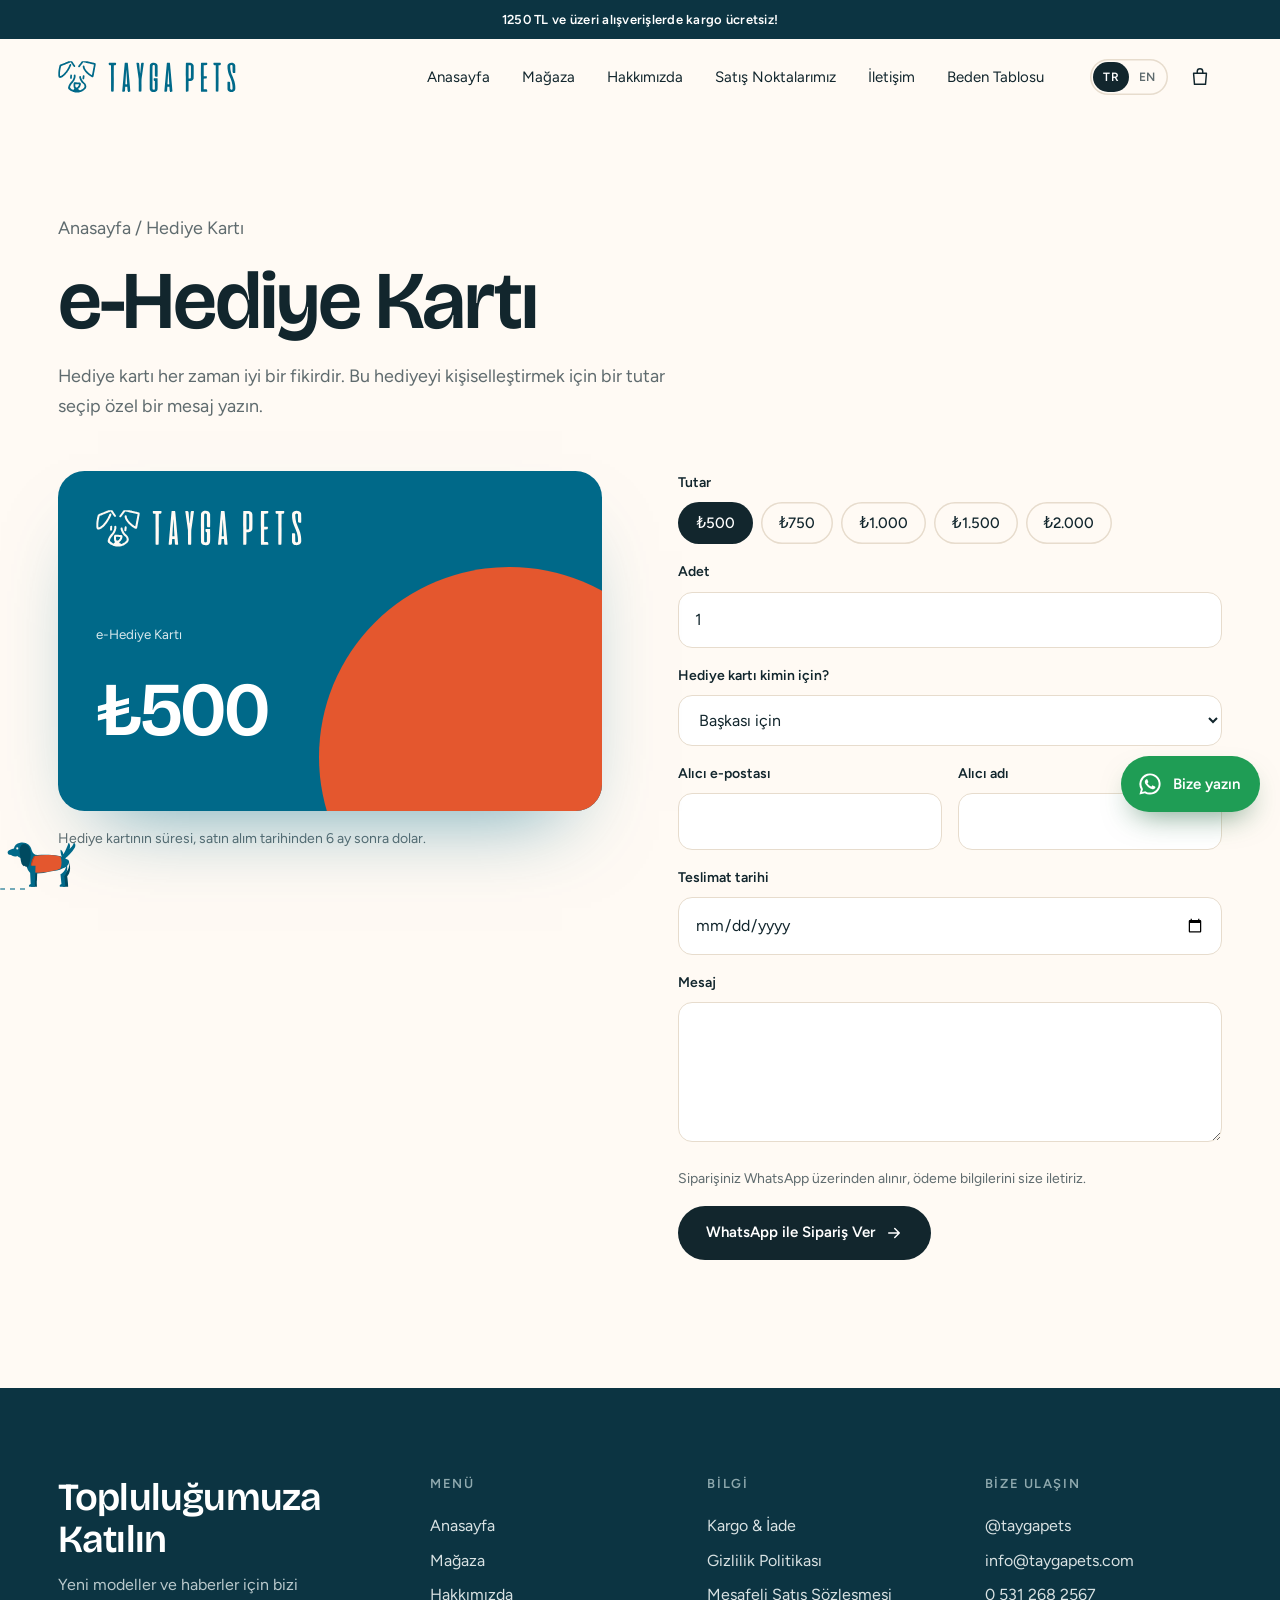
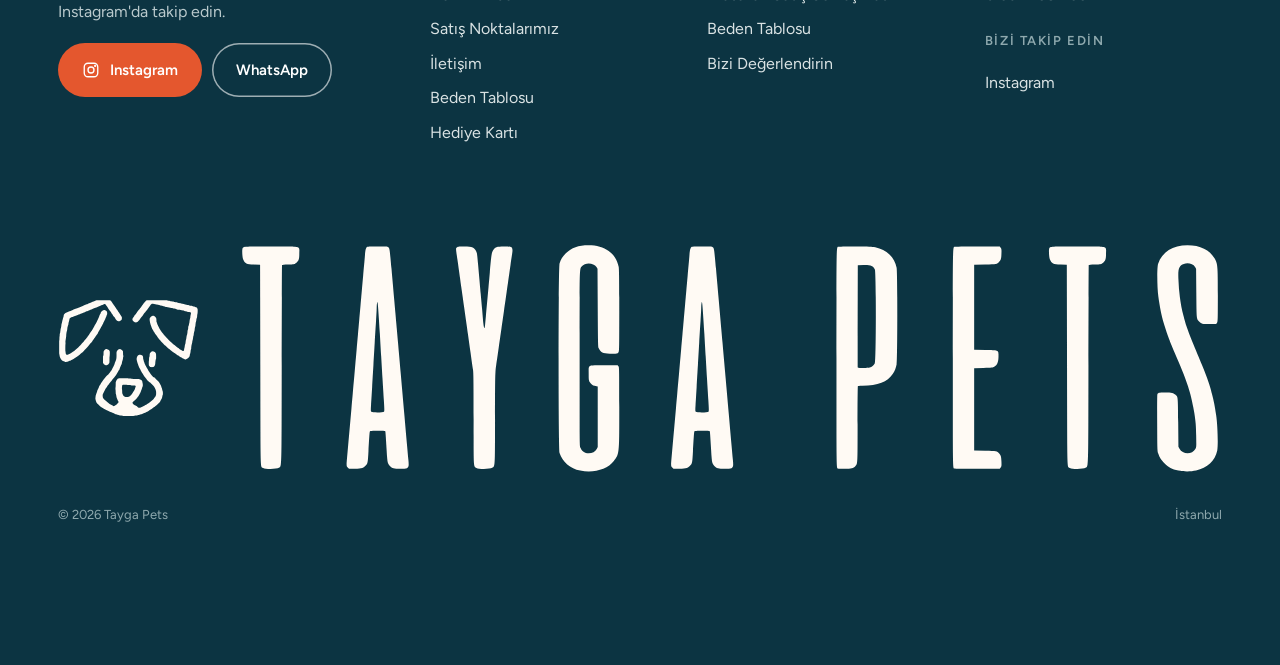
<file: hediye-karti.html>
<!doctype html>
<html lang="tr">
<head>
<meta charset="utf-8">
<meta name="viewport" content="width=device-width, initial-scale=1, viewport-fit=cover">
<title>Hediye Kartı · Tayga Pets</title>
<meta name="description" content="Tayga Pets: köpekler için nakışlı sweatshirtler.">
<link rel="icon" href="icon.png">
<link rel="apple-touch-icon" href="icon.png">
<meta property="og:site_name" content="Tayga Pets">
<meta property="og:title" content="Hediye Kartı · Tayga Pets">
<meta property="og:description" content="Tayga Pets: köpekler için nakışlı sweatshirtler.">
<meta property="og:image" content="https://taygapets.com/hi-1750.webp">
<meta property="og:type" content="website">
<meta name="theme-color" content="#fffaf4">
<link rel="preconnect" href="https://fonts.googleapis.com">
<link rel="preconnect" href="https://fonts.gstatic.com" crossorigin>
<link href="https://fonts.googleapis.com/css2?family=Bricolage+Grotesque:opsz,wght@12..96,500;12..96,600&family=Figtree:wght@400;500;600&display=swap" rel="stylesheet">
<link rel="stylesheet" href="style.css">
</head>
<body>
<a class="skip" href="#main">Ana İçeriğe Atla</a>
<p class="bar"><b>1250 TL ve üzeri alışverişlerde kargo ücretsiz!</b></p>
<header class="top">
  <div class="wrap top-in">
    <a class="logo" href="index.html" aria-label="Tayga Pets anasayfa"><svg class="logo-m" aria-hidden="true" xmlns="http://www.w3.org/2000/svg" viewBox="0 0 2987 2507" xmlns:c2pa="http://c2pa.org/manifest"><metadata><c2pa:manifest>[base64]/[base64]/Ky8738kIAAACAY2JvcqVjYWxnZnNoYTI1NmNwYWRNAAAAAAAAAAAAAAAAAGRoYXNoWCA8Nz4ki4CBLXhWkSf/RtUwE2SkbK+WMxrg50oVi7FyI2RuYW1lbmp1bWJmIG1hbmlmZXN0amV4Y2x1c2lvbnOBomVzdGFydBh/[base64]/[base64]/[base64]/3cyjxFA3Qo5S46fX0/ihY0VZ7mfb9KF703t5OjWDBWMA4GA1UdDwEB/wQEAwIHgDAVBgNVHSUEDjAMBgorBgEEAYPoXgIBMAwGA1UdEwEB/wQCMAAwHwYDVR0jBBgwFoAUzlHiBIFOZFsj+OPEz5o+nMHXXMIwCgYIKoZIzj0EAwMDZwAwZAIwMXMdFJ4BetLLVY7ORuE9noqbbAZOZn/aArXyTwFAZfKrPzxF2vPoJNf1+UCdg1XGAjBwX1zd9WGqYkqmL5SFqw1QySjr1zJfpJM9+1rdDwSPLMOPOjKuiXjoU/[base64]/343T7dY8rOn0obJ5u2Gse6RGCFdjsLszE/23PYOQZMzeZJrdxHAtCN0oseomE5mboYMs=</c2pa:manifest></metadata><path fill="currentColor" fill-rule="evenodd" d="M1409.0 2483.0C1387.7 2482.4 1385.3 2482.1 1363.0 2477.8C1350.1 2475.2 1336.1 2472.9 1332.0 2472.5C1318.9 2471.4 1312.9 2470.0 1299.2 2464.9C1289.9 2461.5 1280.3 2458.8 1268.1 2456.4C1248.5 2452.5 1244.5 2451.4 1231.5 2445.9C1226.5 2443.8 1216.7 2440.5 1209.5 2438.5C1198.5 2435.4 1192.4 2432.8 1169.0 2421.0C1148.0 2410.5 1138.4 2406.2 1128.4 2403.1C1121.2 2400.9 1109.3 2396.2 1101.9 2392.7C1094.5 2389.2 1084.9 2385.1 1080.5 2383.5C1069.2 2379.6 1050.7 2370.6 1035.5 2361.8C1028.3 2357.7 1018.2 2352.1 1013.0 2349.5C1001.1 2343.6 997.1 2341.2 957.0 2317.2C914.3 2291.6 908.4 2287.3 881.5 2262.5C875.5 2257.0 866.5 2249.0 861.5 2244.8C849.1 2234.3 825.1 2209.8 820.1 2202.5C817.3 2198.6 814.9 2193.2 812.9 2186.5C810.1 2177.2 807.4 2169.3 801.5 2153.0C798.4 2144.4 793.0 2114.5 793.0 2106.1C793.0 2102.4 793.9 2094.4 795.0 2088.3C796.1 2082.2 797.4 2070.9 798.0 2063.3C799.0 2048.8 800.8 2041.1 805.7 2030.4C807.1 2027.1 810.4 2018.0 813.0 2010.0C815.7 2002.0 819.6 1991.1 821.8 1985.8C824.5 1979.5 827.0 1970.9 829.0 1961.0C832.6 1943.4 835.2 1935.9 842.0 1923.9C844.8 1919.1 849.0 1910.7 851.4 1905.3C853.8 1899.9 857.8 1891.1 860.4 1885.8C862.9 1880.4 866.6 1871.2 868.6 1865.3C873.8 1849.8 876.8 1843.9 887.3 1828.9C892.5 1821.5 898.9 1811.7 901.7 1807.0C904.5 1802.3 909.5 1793.8 912.9 1788.0C916.3 1782.2 922.7 1773.2 927.1 1768.0C935.5 1758.2 941.2 1750.2 949.7 1736.5C952.4 1732.1 958.9 1722.8 964.1 1715.9C969.3 1709.0 976.0 1699.3 979.0 1694.5C982.6 1688.7 989.4 1680.4 998.8 1670.6C1006.6 1662.3 1016.1 1651.7 1019.8 1647.0C1028.6 1635.9 1039.0 1625.5 1052.2 1614.8C1058.0 1610.0 1066.4 1602.0 1070.7 1596.9C1075.0 1591.8 1082.7 1582.9 1087.9 1577.1C1098.2 1565.4 1104.1 1557.2 1111.9 1543.3C1117.2 1533.9 1119.2 1531.2 1132.0 1516.0C1137.4 1509.5 1141.0 1503.8 1146.9 1492.0C1151.2 1483.5 1160.8 1464.8 1168.3 1450.5C1177.3 1433.2 1183.2 1420.6 1185.9 1412.8C1188.1 1406.4 1191.7 1397.4 1194.0 1392.8C1200.2 1380.5 1202.9 1372.8 1205.6 1360.0C1207.5 1350.7 1209.1 1346.2 1214.0 1336.5C1219.3 1325.9 1224.5 1312.3 1232.5 1288.4C1233.8 1284.5 1235.6 1276.4 1236.4 1270.4C1237.2 1264.4 1238.7 1255.9 1239.6 1251.5C1241.1 1244.7 1241.4 1234.6 1241.9 1184.5C1242.6 1119.2 1242.5 1120.6 1249.7 1108.0C1269.6 1073.6 1301.8 1056.1 1326.7 1066.2C1349.9 1075.6 1366.7 1089.5 1374.5 1105.5C1379.2 1115.1 1380.0 1121.5 1380.0 1151.0C1380.0 1178.6 1380.6 1184.6 1384.6 1196.6C1388.2 1207.7 1388.6 1214.0 1386.0 1222.5C1381.5 1237.5 1381.0 1239.8 1380.0 1250.5C1378.9 1261.0 1373.9 1290.6 1372.1 1296.7C1371.6 1298.2 1369.2 1304.9 1366.7 1311.5C1361.7 1324.7 1358.0 1340.9 1355.6 1360.1C1353.7 1375.2 1352.3 1379.5 1343.7 1396.6C1340.1 1403.8 1334.8 1415.2 1332.0 1422.0C1329.2 1428.8 1323.5 1441.1 1319.4 1449.3C1313.3 1461.4 1311.2 1466.8 1308.5 1477.5C1304.6 1493.0 1304.1 1494.2 1295.4 1505.7C1282.2 1523.1 1278.5 1529.6 1272.1 1545.7C1268.1 1555.8 1249.8 1585.6 1239.1 1599.4C1228.0 1613.8 1213.8 1634.0 1207.3 1644.5C1199.0 1657.9 1194.1 1663.9 1177.5 1681.0C1161.8 1697.3 1153.9 1707.4 1147.1 1720.0C1140.5 1732.4 1135.3 1738.9 1118.0 1757.2C1106.1 1769.8 1096.9 1780.8 1084.4 1797.5C1075.0 1810.2 1064.2 1824.1 1060.3 1828.6C1051.6 1838.6 1048.7 1842.9 1042.1 1855.4C1035.6 1867.7 1031.6 1873.7 1020.0 1888.1C1013.7 1896.0 1009.4 1902.6 1006.2 1909.3C1003.6 1914.7 991.3 1939.5 978.9 1964.3C948.4 2025.4 948.0 2026.4 948.0 2052.6C948.0 2091.3 957.5 2111.5 987.5 2136.8C992.5 2141.0 1001.9 2149.3 1008.4 2155.3C1014.9 2161.3 1025.5 2170.1 1031.9 2174.9C1038.3 2179.8 1049.5 2189.2 1056.9 2195.9C1079.7 2216.6 1110.0 2237.1 1136.1 2249.2C1141.3 2251.7 1151.1 2257.4 1157.8 2261.9C1184.9 2280.4 1193.5 2278.8 1224.9 2250.2C1232.6 2243.1 1242.8 2234.9 1248.5 2231.2C1260.0 2223.9 1264.9 2219.5 1273.2 2209.1C1288.0 2190.7 1288.4 2182.8 1275.4 2162.6C1267.2 2149.8 1264.2 2143.7 1258.7 2127.5C1256.2 2120.3 1252.2 2109.5 1249.7 2103.4C1244.8 2091.3 1238.0 2062.8 1236.0 2046.0C1235.2 2039.5 1233.2 2031.7 1229.7 2021.5L1224.6 2006.5L1223.9 1974.5C1223.3 1946.6 1222.9 1941.1 1220.9 1931.5C1217.5 1915.5 1217.5 1888.3 1220.9 1872.5C1223.2 1862.2 1223.3 1858.7 1224.0 1814.5L1224.6 1767.5L1227.2 1760.0C1229.6 1753.2 1235.1 1739.2 1241.6 1723.5C1245.1 1714.9 1252.3 1705.6 1262.7 1696.3C1282.1 1678.9 1275.5 1679.8 1376.9 1680.3C1456.5 1680.6 1458.8 1680.6 1470.0 1682.8C1476.3 1684.0 1488.5 1685.5 1497.0 1686.0C1505.5 1686.5 1517.7 1687.9 1524.0 1689.0C1531.5 1690.4 1543.1 1691.4 1557.0 1692.0C1572.1 1692.6 1581.9 1693.5 1590.0 1695.1C1600.8 1697.2 1605.2 1697.4 1658.5 1698.0C1723.6 1698.7 1715.8 1697.7 1742.9 1709.4C1777.8 1724.5 1788.0 1737.2 1791.9 1770.5C1792.5 1775.5 1794.4 1784.9 1796.2 1791.5C1799.3 1803.1 1799.4 1804.2 1799.5 1823.5C1799.5 1845.6 1798.8 1849.4 1792.5 1861.9C1787.7 1871.6 1784.5 1881.2 1782.1 1893.2C1780.9 1899.1 1778.2 1908.2 1775.9 1913.7C1773.6 1919.1 1769.7 1930.0 1767.0 1938.0C1764.4 1946.0 1760.3 1957.0 1757.8 1962.5C1755.3 1968.0 1751.3 1977.0 1749.0 1982.5C1744.2 1993.8 1742.4 1997.3 1729.5 2019.0C1724.4 2027.5 1717.7 2039.2 1714.5 2045.0C1707.3 2058.0 1704.7 2062.1 1695.0 2074.0C1690.8 2079.2 1684.1 2088.2 1680.0 2094.0C1669.7 2108.6 1670.1 2108.3 1648.2 2130.3C1633.7 2144.9 1624.3 2153.3 1612.8 2162.1C1588.0 2181.1 1580.6 2190.4 1580.5 2203.0C1580.4 2219.4 1599.8 2241.5 1621.3 2249.6C1632.9 2253.9 1641.7 2258.7 1664.5 2272.6C1668.3 2274.9 1678.9 2282.3 1688.0 2289.1C1708.8 2304.4 1714.9 2307.5 1724.5 2307.4C1733.0 2307.3 1749.0 2302.3 1765.0 2294.8C1770.8 2292.1 1781.3 2287.8 1788.5 2285.3C1795.7 2282.8 1805.1 2278.7 1809.5 2276.0C1813.9 2273.4 1824.7 2267.6 1833.5 2263.2C1853.1 2253.5 1854.5 2252.7 1895.3 2228.2C1913.4 2217.4 1931.5 2205.8 1935.5 2202.5C1963.3 2179.9 1978.9 2166.9 1988.5 2158.3C1994.6 2152.9 2003.3 2145.6 2007.9 2142.1C2022.7 2130.8 2027.6 2124.8 2041.1 2101.6C2043.0 2098.4 2048.9 2091.0 2054.3 2085.2C2062.8 2076.1 2065.0 2073.0 2069.6 2063.5C2080.0 2042.1 2082.0 2030.7 2082.0 1993.7C2082.0 1963.2 2081.4 1958.7 2075.5 1943.0C2073.1 1936.5 2069.5 1925.0 2067.6 1917.4C2062.5 1897.6 2049.4 1871.4 2036.8 1855.8C2011.8 1824.6 1991.7 1803.8 1974.0 1790.7C1966.6 1785.2 1956.9 1777.7 1952.5 1774.0C1948.1 1770.4 1937.9 1761.9 1929.9 1755.2C1921.8 1748.5 1911.8 1739.3 1907.7 1734.8C1903.5 1730.2 1893.6 1719.4 1885.7 1710.7C1877.7 1702.0 1867.5 1689.7 1862.9 1683.2C1858.3 1676.8 1851.1 1667.1 1846.8 1661.7C1837.7 1650.3 1827.7 1635.6 1819.5 1621.5C1813.0 1610.4 1795.7 1584.4 1785.6 1570.5C1782.0 1565.5 1776.5 1556.5 1773.4 1550.5C1770.2 1544.5 1764.8 1534.5 1761.3 1528.3C1757.8 1522.1 1753.3 1513.1 1751.3 1508.3C1746.8 1497.0 1743.3 1490.1 1734.7 1475.5C1725.4 1459.7 1719.1 1446.2 1713.9 1431.0C1711.6 1424.1 1707.1 1412.0 1703.9 1403.9C1700.8 1395.9 1696.6 1384.2 1694.7 1377.9C1692.8 1371.7 1689.3 1361.5 1687.0 1355.5C1683.3 1345.7 1680.6 1336.5 1671.4 1301.0C1668.0 1288.2 1667.2 1271.6 1669.3 1259.5C1671.2 1248.8 1681.7 1218.8 1686.3 1211.1C1707.3 1175.6 1759.6 1169.7 1789.6 1199.5C1802.1 1211.9 1804.8 1220.1 1806.0 1249.0L1806.8 1268.5L1811.8 1283.5C1815.1 1293.4 1817.4 1302.4 1818.5 1309.9C1820.3 1322.4 1823.2 1331.4 1829.1 1343.1C1831.2 1347.4 1834.5 1356.4 1836.5 1363.1C1838.9 1371.6 1842.5 1380.6 1847.9 1391.5C1852.3 1400.3 1861.7 1419.5 1868.9 1434.1C1878.1 1452.9 1884.1 1463.8 1889.5 1471.3C1896.7 1481.5 1904.0 1493.9 1916.0 1516.1C1919.0 1521.7 1925.2 1531.5 1929.8 1537.9C1934.4 1544.3 1941.1 1554.0 1944.7 1559.5C1971.2 1600.3 2004.5 1641.2 2020.5 1652.5C2023.8 1654.8 2031.2 1659.1 2037.0 1662.0C2047.1 1667.1 2048.1 1667.9 2062.0 1682.3C2083.0 1704.0 2099.0 1720.0 2121.0 1741.5L2140.5 1760.5L2149.6 1776.0C2165.5 1803.0 2173.8 1818.3 2177.4 1826.8C2179.4 1831.3 2182.6 1838.3 2184.6 1842.3C2189.2 1851.4 2192.2 1859.4 2195.4 1870.8C2196.8 1875.7 2199.8 1884.4 2202.0 1890.1C2204.7 1896.9 2207.3 1906.9 2210.0 1920.1C2212.8 1934.1 2215.4 1943.9 2219.0 1953.4C2225.5 1971.1 2226.3 1976.7 2225.8 2002.9L2225.4 2024.5L2220.2 2039.5C2216.7 2049.8 2214.6 2058.0 2213.6 2065.6C2209.9 2092.0 2206.0 2106.2 2199.2 2117.2C2197.1 2120.7 2192.7 2127.7 2189.6 2132.8C2186.4 2138.0 2179.9 2150.1 2175.0 2159.8C2170.2 2169.6 2164.2 2180.2 2161.7 2183.5C2154.7 2192.7 2092.9 2251.2 2078.0 2262.8C2073.3 2266.4 2064.3 2273.5 2058.0 2278.5C2051.7 2283.6 2040.0 2292.5 2032.0 2298.3C2024.0 2304.1 2012.8 2312.7 2007.0 2317.4C2001.2 2322.1 1991.8 2328.7 1986.0 2332.1C1980.2 2335.6 1971.0 2341.4 1965.5 2345.0C1960.0 2348.6 1952.6 2353.4 1949.0 2355.5C1945.4 2357.6 1935.8 2363.7 1927.5 2369.1C1900.5 2386.5 1852.5 2410.8 1828.9 2418.9C1822.5 2421.1 1812.6 2425.4 1806.9 2428.4C1799.4 2432.4 1792.8 2434.9 1783.1 2437.5C1775.7 2439.5 1765.4 2443.1 1760.1 2445.4C1747.3 2451.1 1742.4 2452.7 1730.5 2454.5C1712.9 2457.3 1701.8 2460.1 1688.5 2465.0C1675.1 2470.0 1669.0 2471.4 1656.0 2472.5C1651.9 2472.9 1636.8 2475.5 1622.5 2478.3L1596.5 2483.5L1514.0 2483.6C1468.6 2483.6 1421.4 2483.4 1409.0 2483.0ZM1483.0 2078.7C1506.9 2070.6 1540.4 2049.2 1552.4 2034.3C1582.4 1997.1 1588.9 1988.1 1598.2 1970.5C1602.3 1962.8 1608.6 1952.2 1612.2 1947.0C1623.2 1931.1 1628.3 1919.8 1634.5 1897.7C1636.5 1890.7 1640.4 1879.2 1643.2 1872.2C1651.6 1851.4 1651.0 1844.6 1640.3 1839.3L1634.5 1836.5L1599.0 1835.9L1563.5 1835.4L1548.0 1830.0L1532.5 1824.5L1480.0 1823.9C1432.0 1823.4 1426.5 1823.1 1416.0 1821.2C1392.7 1816.8 1378.6 1817.3 1369.7 1823.0C1363.5 1826.9 1361.1 1832.3 1359.9 1845.2C1359.4 1850.9 1358.3 1861.6 1357.4 1869.0C1355.2 1886.8 1355.9 1911.1 1359.0 1926.0C1360.8 1934.6 1361.3 1941.7 1362.0 1965.5C1362.8 1996.8 1363.2 1999.1 1369.6 2013.6C1371.0 2016.9 1374.0 2024.2 1376.1 2030.0C1383.7 2050.3 1396.6 2064.3 1417.5 2074.7C1430.0 2081.0 1436.0 2082.0 1458.5 2081.6C1473.6 2081.3 1476.3 2081.0 1483.0 2078.7ZM1971.3 1444.5C1955.0 1440.9 1935.0 1423.9 1929.9 1409.5C1926.4 1399.6 1925.8 1389.9 1926.3 1353.3C1926.6 1322.1 1926.9 1317.4 1928.9 1308.0C1930.7 1299.5 1931.3 1292.5 1931.9 1271.5L1932.7 1245.5L1938.0 1230.0L1943.2 1214.5L1944.1 1195.0C1945.5 1159.9 1949.6 1147.1 1963.9 1132.9C1991.5 1105.6 2020.4 1103.6 2051.7 1126.8C2061.8 1134.3 2069.0 1142.5 2073.9 1151.9C2081.6 1166.8 2081.5 1165.9 2081.5 1217.0L2081.5 1262.5L2076.3 1277.5C2072.0 1289.9 2070.9 1294.5 2070.0 1304.0C2069.4 1310.3 2068.0 1320.2 2066.9 1326.0C2065.5 1333.3 2064.6 1343.6 2064.0 1359.5C2063.1 1385.3 2062.8 1386.9 2053.5 1409.0C2045.2 1428.5 2035.4 1439.5 2022.7 1443.6C2015.5 1445.9 1980.3 1446.6 1971.3 1444.5ZM1011.0 1404.5C1001.6 1401.9 984.8 1395.0 980.6 1392.1C974.9 1388.1 971.2 1383.0 964.1 1369.0C953.9 1349.0 954.5 1354.7 954.5 1282.0L954.5 1218.5L959.9 1203.0L965.3 1187.5L966.1 1154.0C966.9 1113.0 968.1 1107.4 979.4 1091.5C990.6 1075.9 1005.8 1065.1 1019.7 1063.0C1033.7 1060.8 1042.5 1063.1 1066.3 1075.3C1088.2 1086.4 1093.2 1092.4 1097.8 1112.5C1100.8 1125.7 1098.7 1201.1 1094.9 1218.0C1092.9 1226.9 1092.7 1231.3 1092.1 1287.0C1091.3 1357.9 1091.9 1354.7 1076.5 1375.5C1066.5 1389.0 1060.7 1393.2 1043.3 1399.6C1025.0 1406.3 1020.0 1407.1 1011.0 1404.5ZM159.5 1335.3C158.4 1335.0 152.8 1332.9 147.0 1330.5C141.2 1328.2 130.5 1324.4 123.3 1322.0C109.4 1317.6 100.2 1312.8 87.0 1303.0C73.7 1293.2 62.1 1276.8 48.9 1249.4C38.5 1227.8 37.1 1223.4 33.1 1200.0C31.4 1190.4 28.8 1175.5 27.3 1167.0L24.5 1151.5L24.5 1022.5L24.5 893.5L26.9 882.5C28.9 873.0 29.3 867.3 30.0 840.0C30.7 813.7 31.2 806.8 33.0 798.0C34.6 790.1 35.3 781.7 35.9 764.5L36.7 741.5L41.9 726.4C46.6 712.4 47.1 710.2 48.0 696.9C48.6 689.0 49.9 677.8 51.0 672.0C52.1 666.2 53.4 655.0 54.0 647.1C54.9 633.9 55.4 631.5 59.9 618.1C62.7 610.0 65.4 599.7 66.0 595.0C66.6 590.3 68.0 581.8 69.1 576.0C70.1 570.2 71.4 559.1 72.0 551.3C73.0 537.0 73.8 533.5 80.3 515.5C81.7 511.6 84.9 497.1 87.5 483.2C90.8 465.0 93.2 454.9 96.0 446.9C98.3 440.7 101.1 429.8 102.5 421.9C105.2 406.8 107.7 398.5 113.5 384.7C117.5 375.2 119.2 367.2 120.9 351.4C122.2 339.3 125.1 330.7 130.7 322.5C136.5 313.9 146.1 303.8 152.3 299.7C158.7 295.5 179.8 286.5 195.2 281.4C201.4 279.4 212.1 275.0 219.0 271.8C225.9 268.5 235.7 264.3 240.8 262.4C245.9 260.5 256.3 256.1 263.8 252.6C271.3 249.0 282.2 244.7 288.0 243.0C300.7 239.2 325.6 228.5 344.0 219.1C352.8 214.6 361.3 211.1 368.5 209.0C374.6 207.3 384.0 203.9 389.5 201.4C402.0 195.7 409.9 192.8 422.0 189.5C427.7 188.0 438.5 183.6 449.0 178.6C458.6 174.0 468.3 169.6 470.5 169.0C472.7 168.3 480.1 165.5 487.0 162.8C493.9 160.0 505.4 155.8 512.5 153.3C530.2 147.1 540.9 142.4 554.9 134.6C563.3 129.9 571.2 126.5 581.7 123.1C589.8 120.4 601.7 115.7 608.1 112.7C614.5 109.6 623.9 105.5 629.1 103.7C634.3 101.8 641.7 98.7 645.5 96.7C656.5 91.2 664.1 88.3 675.7 84.9C682.7 82.9 695.9 77.4 713.1 69.4C731.3 60.9 742.4 56.3 748.1 55.0C765.7 50.7 768.8 49.7 780.2 43.9C795.0 36.5 810.3 29.7 818.9 26.8L825.5 24.5L958.5 24.2C1040.9 24.0 1093.9 24.3 1097.8 24.9C1115.4 27.6 1127.1 38.9 1148.0 73.0C1152.5 80.4 1160.6 92.6 1166.0 100.0C1177.5 116.0 1188.9 132.9 1199.2 149.5C1203.3 156.1 1210.9 167.2 1216.1 174.2C1221.3 181.2 1229.5 192.9 1234.3 200.2C1239.1 207.5 1248.1 220.7 1254.1 229.5C1260.2 238.3 1268.9 251.9 1273.6 259.7C1278.2 267.5 1287.0 280.6 1293.2 288.8C1299.4 297.1 1306.9 308.0 1309.8 313.2C1312.7 318.3 1318.4 326.8 1322.6 332.0C1332.2 344.2 1348.6 369.6 1351.6 377.0C1357.6 391.7 1357.6 420.1 1351.7 432.9C1347.6 442.0 1328.1 458.8 1312.7 466.6C1302.8 471.7 1295.1 473.4 1285.5 472.7C1269.3 471.6 1257.3 465.3 1241.4 449.5C1229.3 437.6 1226.1 433.2 1215.0 413.5C1203.7 393.6 1198.7 386.7 1185.6 373.0C1178.1 365.3 1172.2 358.1 1170.0 354.2C1161.8 339.5 1156.6 331.0 1152.2 325.3C1149.6 321.9 1144.9 315.8 1141.8 311.8C1138.7 307.7 1133.6 299.7 1130.5 294.0C1123.7 281.5 1118.9 274.3 1109.4 262.5C1105.5 257.6 1099.7 249.4 1096.5 244.5C1093.3 239.6 1087.7 231.4 1083.9 226.5C1080.2 221.6 1072.3 209.2 1066.4 199.0C1056.0 181.0 1040.4 157.2 1029.0 142.0C1025.9 137.9 1020.5 130.3 1017.1 125.2C1003.4 105.2 997.2 103.4 973.5 112.9C966.9 115.6 957.6 118.9 952.9 120.4C948.2 121.8 938.8 125.7 931.9 129.1C918.3 135.8 905.0 141.4 886.1 148.5C879.3 151.0 868.0 155.7 860.9 159.0C853.9 162.3 843.4 166.6 837.8 168.5C832.1 170.5 821.6 175.0 814.5 178.5C806.9 182.3 796.9 186.2 790.5 188.0C784.5 189.8 773.0 194.2 765.0 198.0C757.0 201.7 746.0 206.2 740.5 208.0C735.0 209.8 726.0 213.3 720.5 215.8C715.0 218.2 706.2 221.8 701.0 223.7C695.8 225.6 685.9 229.8 679.1 233.1C672.3 236.3 660.9 240.8 653.9 243.0C646.9 245.2 636.1 249.3 630.0 252.0C623.9 254.7 613.0 258.8 605.7 261.1C598.4 263.4 589.1 266.9 585.0 269.0C562.7 280.2 535.4 292.1 525.7 294.9C514.0 298.3 506.5 301.2 495.5 306.7C491.7 308.7 484.3 311.8 479.1 313.7C473.9 315.5 464.5 319.6 458.1 322.6C451.7 325.7 442.4 329.7 437.5 331.5C432.6 333.3 422.9 337.4 416.0 340.5C407.6 344.4 399.1 347.4 390.1 349.6C370.0 354.6 355.0 360.4 320.0 376.5C313.6 379.4 304.2 383.0 299.0 384.5C286.2 388.1 278.2 391.3 267.6 397.3C248.6 408.0 243.7 416.2 240.5 442.8C238.7 457.3 237.4 462.4 231.9 476.3C224.3 495.3 222.0 505.7 221.1 524.0C220.3 540.2 220.2 540.7 215.8 552.5C213.3 559.1 210.0 568.8 208.5 574.0C207.0 579.2 204.9 585.7 203.8 588.4C200.4 597.2 199.0 605.2 198.0 621.5C197.5 630.3 196.3 641.1 195.5 645.5C194.6 649.9 193.2 658.5 192.4 664.5C191.4 671.8 189.2 680.4 186.0 690.0C182.1 701.6 180.9 706.8 180.0 716.0C179.4 722.3 178.0 732.2 176.9 738.0C175.3 745.8 174.6 755.2 174.0 775.0C173.3 797.5 172.8 803.2 170.7 813.0C169.3 819.3 167.9 827.9 167.5 832.0C166.8 840.0 163.4 862.8 159.4 885.1C156.5 901.5 156.3 913.1 158.7 929.7C160.4 941.5 160.4 942.4 158.5 955.2C155.3 976.7 155.5 1099.4 158.7 1115.5C159.9 1121.5 161.4 1131.7 162.0 1138.0C165.2 1172.2 176.7 1186.7 197.7 1183.0C209.9 1180.9 240.0 1167.3 259.0 1155.2C266.4 1150.5 278.6 1142.9 286.0 1138.4C310.6 1123.4 324.4 1114.2 333.5 1106.9C338.4 1102.9 347.9 1095.8 354.5 1091.0C375.7 1075.9 395.1 1059.6 409.5 1045.0C417.2 1037.2 428.2 1026.7 434.0 1021.5C458.4 999.8 486.4 971.0 493.8 959.8C499.0 952.1 503.6 946.8 510.2 940.8C537.5 916.0 541.1 911.9 556.9 887.5C562.0 879.6 568.2 871.8 575.1 864.5C580.9 858.5 589.7 848.1 594.7 841.5C599.7 834.9 606.3 826.6 609.5 823.0C612.6 819.4 619.2 810.9 624.0 804.0C628.9 797.1 636.5 787.2 641.0 782.0C651.6 769.7 658.2 759.6 666.6 743.3C670.8 735.0 675.7 727.1 679.7 722.3C683.2 718.0 688.8 711.2 692.1 707.2C695.4 703.1 701.6 693.9 705.9 686.7C710.2 679.4 722.0 660.7 732.1 645.0C749.9 617.4 753.6 610.6 774.5 569.0C780.6 556.8 787.5 544.8 792.9 537.0C803.4 522.0 806.9 515.9 810.8 506.0C814.8 496.1 831.4 462.1 838.4 449.5C841.5 444.0 845.4 435.9 847.1 431.6C848.8 427.2 853.5 416.9 857.7 408.7C861.8 400.4 866.9 388.4 869.0 382.1C875.7 361.8 888.2 333.3 896.0 320.5C902.8 309.4 905.0 304.3 907.6 293.2C909.0 287.3 911.5 279.8 913.1 276.5C922.8 256.7 959.2 231.1 977.5 231.0C984.0 231.0 988.4 232.3 1000.3 237.6C1030.5 251.2 1041.9 266.8 1043.7 297.0C1044.7 315.6 1042.4 326.7 1033.1 347.0C1030.5 352.8 1027.3 361.2 1026.0 365.7C1024.6 370.9 1021.4 378.1 1017.4 385.2C1013.8 391.4 1010.1 399.5 1009.0 403.2C1007.9 407.0 1006.1 413.3 1004.9 417.2C1003.8 421.2 1000.2 429.9 997.0 436.5C993.9 443.1 989.3 453.0 987.0 458.5C981.9 470.4 967.0 500.4 957.1 518.5C953.2 525.6 948.0 536.7 945.5 543.0C940.8 555.2 935.8 564.1 926.0 578.0C922.7 582.7 915.9 594.6 910.8 604.5C905.8 614.4 899.2 626.5 896.2 631.5C885.8 648.4 876.7 664.5 869.4 679.0C865.4 687.0 859.5 697.7 856.1 702.8C852.8 708.0 848.7 715.6 846.9 719.8C841.0 734.1 838.1 738.5 811.3 772.9C801.0 786.1 794.5 796.3 775.2 829.5C773.0 833.4 767.7 840.8 763.5 846.0C754.2 857.4 746.9 867.7 727.9 895.9C716.1 913.5 711.3 919.7 701.0 930.4C683.3 948.9 674.4 959.3 665.2 972.2C645.2 1000.4 618.9 1030.4 586.5 1061.7C576.6 1071.3 560.8 1087.1 551.5 1096.8C529.0 1120.2 513.2 1135.1 498.6 1146.8C491.9 1152.1 480.6 1162.1 473.5 1169.0C452.2 1189.6 439.9 1199.5 415.0 1216.0C408.1 1220.6 397.6 1227.9 391.6 1232.3C381.8 1239.4 361.3 1253.1 329.0 1274.1C317.4 1281.6 283.5 1298.3 269.5 1303.5C264.6 1305.3 254.9 1309.4 248.0 1312.5C238.4 1316.9 230.8 1319.4 215.0 1323.5C203.7 1326.3 190.0 1330.3 184.5 1332.3C174.7 1335.9 166.2 1336.9 159.5 1335.3ZM2697.5 1281.4C2694.4 1280.5 2658.4 1263.7 2641.0 1254.9C2632.4 1250.6 2619.9 1243.2 2612.9 1238.3C2601.1 1230.1 2595.3 1226.5 2572.5 1213.8C2567.6 1211.0 2557.4 1204.8 2550.0 1200.0C2542.6 1195.2 2532.0 1188.8 2526.5 1185.9C2514.2 1179.4 2507.6 1175.1 2493.5 1164.1C2487.4 1159.4 2477.3 1152.3 2471.0 1148.3C2464.7 1144.4 2454.1 1136.8 2447.5 1131.5C2440.9 1126.1 2421.3 1111.0 2403.8 1097.9C2386.4 1084.8 2366.8 1069.2 2360.3 1063.2C2353.8 1057.2 2343.7 1048.5 2337.8 1043.8C2331.9 1039.1 2318.7 1027.2 2308.3 1017.2C2298.0 1007.3 2286.1 996.4 2282.0 992.9C2258.3 973.0 2199.2 914.4 2187.6 899.5C2183.7 894.5 2176.7 886.2 2171.9 881.0C2159.9 867.9 2142.2 846.3 2134.5 835.5C2131.0 830.5 2123.4 821.2 2117.7 814.7C2110.7 806.8 2105.1 799.3 2100.9 791.9C2089.7 772.6 2083.5 763.8 2073.6 753.1C2068.1 747.2 2061.1 738.2 2057.3 732.1C2053.6 726.3 2046.7 715.4 2041.9 708.0C2037.2 700.6 2029.6 687.3 2025.1 678.5C2020.3 668.9 2014.2 658.7 2009.9 653.0C2006.0 647.8 2001.5 640.9 1999.9 637.7C1996.6 631.2 1986.7 604.4 1981.3 587.5C1979.4 581.5 1975.1 570.1 1971.9 562.3C1968.6 554.4 1965.0 543.9 1963.9 538.8C1960.4 523.0 1959.3 518.9 1955.1 507.0C1952.0 498.0 1950.8 493.0 1950.0 484.0C1949.4 477.7 1947.9 467.6 1946.7 461.5C1943.6 445.3 1943.6 418.2 1946.8 409.2C1950.9 397.7 1962.7 380.7 1971.2 374.2C1992.4 358.1 2009.2 352.3 2023.5 356.5C2043.1 362.2 2071.0 382.9 2078.7 397.5C2085.8 410.9 2087.1 418.5 2088.0 449.0C2088.9 478.2 2088.9 478.4 2095.1 494.7C2097.2 500.3 2100.3 510.2 2101.9 516.7C2105.8 532.2 2106.4 533.6 2115.9 553.3C2120.4 562.5 2124.0 570.2 2124.0 570.4C2124.0 570.7 2126.4 575.3 2129.3 580.7C2132.2 586.1 2136.6 594.8 2139.0 600.0C2144.3 611.4 2158.8 637.6 2165.5 648.0C2182.4 674.4 2198.9 698.4 2208.5 710.5C2214.6 718.2 2220.7 725.9 2222.1 727.6C2223.4 729.3 2227.6 734.3 2231.3 738.6C2235.1 742.9 2241.5 751.6 2245.7 757.9C2251.2 766.3 2257.6 773.9 2270.5 787.4C2280.0 797.3 2290.6 809.0 2293.9 813.3C2297.3 817.5 2303.3 824.1 2307.2 827.8C2326.4 845.7 2336.0 855.4 2344.7 865.5C2349.9 871.5 2359.0 880.5 2364.9 885.3C2370.7 890.2 2381.1 899.7 2388.0 906.4C2423.3 940.8 2450.3 964.6 2469.0 978.0C2474.2 981.8 2482.8 988.5 2488.0 993.0C2493.2 997.5 2501.1 1003.7 2505.5 1006.8C2509.9 1009.8 2520.0 1017.1 2528.0 1023.0C2536.0 1028.9 2547.0 1036.8 2552.5 1040.5C2558.0 1044.3 2565.9 1049.9 2570.0 1053.0C2590.0 1068.0 2641.1 1099.0 2650.9 1102.0C2667.2 1107.1 2673.6 1098.1 2676.0 1066.4C2676.9 1054.0 2677.6 1051.1 2682.0 1038.1C2685.9 1026.3 2687.1 1021.3 2688.0 1012.0C2689.5 996.3 2694.7 969.0 2697.7 960.5C2704.7 941.0 2705.1 939.1 2706.1 921.5C2707.3 898.8 2712.3 871.5 2718.4 853.7C2722.7 841.3 2723.0 839.5 2724.0 824.7C2725.1 806.7 2729.9 779.2 2733.7 768.5C2739.3 752.9 2740.9 746.8 2742.4 736.4C2743.2 730.4 2744.6 721.9 2745.5 717.5C2746.4 713.1 2747.5 701.0 2748.0 690.7C2748.9 672.9 2749.1 671.4 2752.5 661.7C2761.8 635.4 2761.2 638.4 2762.0 615.5C2762.9 592.5 2763.5 589.3 2770.9 569.8C2776.2 555.9 2776.8 553.4 2778.0 539.5C2778.9 529.6 2780.0 525.0 2784.0 512.9C2788.7 499.0 2789.0 497.5 2790.0 482.4C2790.5 473.7 2791.7 462.9 2792.5 458.5C2793.4 454.1 2795.0 444.9 2796.1 438.0C2797.2 431.1 2799.6 421.0 2801.5 415.5C2806.3 401.5 2807.0 397.5 2808.0 380.3C2809.0 363.8 2814.2 333.3 2818.7 318.2C2822.0 306.9 2822.8 295.5 2820.6 291.2C2817.1 284.4 2803.5 279.4 2781.9 277.0C2763.6 275.0 2759.0 274.0 2745.2 268.9C2735.9 265.5 2726.3 262.8 2714.1 260.4C2703.6 258.4 2690.7 255.0 2682.0 252.0C2670.5 248.1 2665.2 246.9 2656.5 246.0C2635.4 243.9 2616.3 240.1 2599.5 234.5C2586.5 230.1 2581.4 228.9 2572.0 228.0C2549.7 225.8 2530.4 221.4 2514.8 215.1C2497.6 208.1 2486.1 205.5 2464.6 204.0C2452.0 203.1 2449.4 202.5 2436.1 198.1C2426.6 194.8 2417.7 192.6 2410.5 191.6C2384.5 187.9 2366.3 184.2 2356.6 180.5C2339.5 174.1 2321.4 170.1 2300.0 168.0C2290.7 167.1 2285.7 166.0 2274.0 162.0C2266.0 159.2 2254.8 156.1 2249.1 155.0C2243.4 153.8 2231.0 150.5 2221.6 147.5C2202.3 141.4 2195.8 139.8 2182.0 137.6C2176.8 136.8 2166.9 134.2 2160.0 132.0C2153.1 129.8 2143.2 127.3 2138.0 126.4C2132.8 125.6 2122.4 123.8 2115.0 122.6C2107.6 121.3 2098.1 119.6 2094.0 119.0C2089.9 118.3 2078.1 115.4 2067.9 112.5C2044.9 105.9 2033.5 103.5 2015.1 101.4C1989.6 98.5 1986.5 99.8 1972.2 119.0C1967.2 125.9 1958.5 137.1 1953.0 144.0C1942.6 157.0 1933.7 168.7 1918.6 189.3C1913.7 196.0 1906.7 205.3 1903.0 210.0C1899.3 214.7 1894.0 221.9 1891.2 226.1C1888.4 230.3 1882.6 237.9 1878.3 243.1C1874.0 248.3 1864.6 259.9 1857.5 269.0C1850.3 278.1 1841.1 289.4 1836.8 294.3C1828.6 303.6 1815.6 322.5 1804.7 340.6C1796.5 354.4 1792.7 359.3 1776.4 377.0C1761.5 393.5 1758.1 397.8 1740.5 424.0C1721.9 451.6 1697.2 479.5 1684.5 487.2C1668.3 497.0 1646.5 499.6 1629.5 493.7C1607.8 486.1 1587.7 466.8 1581.1 447.3C1575.2 429.6 1580.5 412.8 1600.2 386.8C1605.7 379.7 1612.2 369.6 1615.4 363.4C1619.8 354.8 1623.4 349.7 1632.6 339.0C1639.0 331.6 1647.2 322.1 1650.7 318.0C1656.5 311.3 1666.1 297.5 1680.5 275.0C1683.2 270.9 1689.5 262.8 1694.6 257.0C1718.1 230.5 1741.4 201.5 1750.4 187.8C1754.4 181.6 1760.8 172.6 1764.6 167.9C1768.4 163.2 1777.6 150.6 1785.0 140.0C1792.4 129.3 1802.7 115.1 1807.8 108.3C1812.9 101.5 1819.9 91.5 1823.3 86.2C1833.4 70.6 1862.8 37.0 1871.4 31.1C1881.8 23.9 1862.5 24.5 2098.0 24.5L2309.5 24.5L2323.1 29.3C2332.4 32.5 2340.7 34.7 2349.1 36.0C2357.3 37.2 2365.7 39.4 2374.0 42.3C2385.9 46.6 2415.0 52.2 2436.5 54.5C2439.8 54.8 2449.0 57.3 2457.0 60.0C2471.1 64.8 2485.8 67.9 2513.0 71.6C2519.9 72.6 2528.5 74.8 2538.0 78.1C2552.0 82.9 2572.5 87.3 2593.0 90.0C2597.8 90.7 2607.7 93.2 2616.0 96.0C2627.6 99.9 2632.8 101.1 2642.0 102.0C2657.3 103.5 2676.1 107.3 2685.7 110.9C2690.0 112.5 2697.2 115.2 2701.8 116.9C2713.2 121.2 2731.9 124.8 2748.9 126.0C2764.0 127.1 2767.0 127.9 2788.6 136.3C2797.0 139.7 2807.4 142.1 2826.0 145.0C2830.1 145.7 2839.6 147.9 2847.0 150.0C2854.4 152.1 2865.9 155.0 2872.5 156.5C2879.1 158.0 2887.4 160.3 2891.0 161.7C2894.6 163.0 2903.8 165.7 2911.6 167.5C2932.7 172.6 2936.5 174.2 2943.5 181.4C2950.4 188.5 2958.1 201.4 2961.3 211.5C2965.0 223.2 2964.6 281.2 2960.7 303.0C2953.7 342.1 2952.8 348.1 2952.0 365.5C2951.1 384.9 2951.0 385.1 2942.1 409.6C2937.2 423.3 2935.3 433.2 2934.0 451.3C2933.1 464.0 2932.5 466.6 2928.0 479.9C2924.1 491.7 2922.9 496.7 2922.0 506.0C2921.4 512.3 2920.0 522.4 2918.9 528.4C2917.8 534.4 2916.5 546.9 2916.0 556.1C2915.1 572.5 2915.0 573.1 2910.1 587.7C2906.0 599.8 2904.8 605.1 2903.5 616.0C2902.7 623.4 2901.3 634.2 2900.5 640.0C2899.7 645.8 2898.6 656.0 2898.0 662.7C2897.0 674.6 2895.9 679.2 2889.7 696.5C2886.1 706.5 2881.2 734.0 2880.0 750.9C2879.1 764.1 2878.6 766.5 2874.0 779.9C2870.1 791.7 2868.9 796.7 2868.0 806.0C2867.4 812.3 2866.0 822.2 2865.0 828.0C2864.0 833.8 2862.6 843.0 2862.0 848.5C2861.2 855.6 2859.4 862.8 2855.9 873.2C2851.2 887.3 2850.9 888.7 2850.0 903.7C2848.8 923.7 2845.3 941.1 2838.5 961.5C2834.6 973.1 2832.8 980.3 2832.0 987.5C2831.4 993.0 2830.0 1002.5 2828.8 1008.5C2827.6 1015.4 2826.5 1026.8 2826.0 1039.0L2825.2 1058.5L2820.1 1073.6C2815.4 1087.5 2814.9 1089.8 2814.0 1102.9C2812.5 1123.5 2807.1 1152.4 2801.6 1168.3C2797.9 1179.1 2796.9 1183.7 2796.0 1193.5C2793.9 1217.1 2788.7 1226.6 2766.2 1248.1C2751.8 1261.8 2744.4 1267.1 2728.5 1275.1C2716.6 1281.1 2715.8 1281.4 2707.8 1281.6C2703.2 1281.8 2698.6 1281.6 2697.5 1281.4Z"/></svg><svg class="logo-w" aria-hidden="true" xmlns="http://www.w3.org/2000/svg" viewBox="0 0 2287 548" xmlns:c2pa="http://c2pa.org/manifest"><metadata><c2pa:manifest>[base64]/iNoIr0MAJ/W9EEN1QqyG5zSdYFGpp/7Mr6/[base64]/[base64]/[base64]/3cyjxFA3Qo5S46fX0/ihY0VZ7mfb9KF703t5OjWDBWMA4GA1UdDwEB/wQEAwIHgDAVBgNVHSUEDjAMBgorBgEEAYPoXgIBMAwGA1UdEwEB/wQCMAAwHwYDVR0jBBgwFoAUzlHiBIFOZFsj+OPEz5o+nMHXXMIwCgYIKoZIzj0EAwMDZwAwZAIwMXMdFJ4BetLLVY7ORuE9noqbbAZOZn/aArXyTwFAZfKrPzxF2vPoJNf1+UCdg1XGAjBwX1zd9WGqYkqmL5SFqw1QySjr1zJfpJM9+1rdDwSPLMOPOjKuiXjoU/[base64]</c2pa:manifest></metadata><path fill="currentColor" fill-rule="evenodd" d="M796.4 535.1C773.1 530.1 755.5 515.0 748.4 494.0C745.4 485.3 745.5 63.7 748.4 54.5C751.6 44.5 755.1 38.9 763.0 31.0C776.1 17.8 792.3 12.0 815.6 12.0C853.2 12.0 879.7 30.8 885.6 61.8C886.7 67.8 887.0 86.7 887.0 163.9C887.0 257.7 887.0 258.6 885.0 260.8C882.1 263.9 879.5 264.3 865.2 263.8C848.2 263.2 844.1 261.2 839.0 250.5C837.7 248.0 837.4 233.3 837.0 157.0L836.5 66.5L834.1 62.6C827.6 52.2 807.3 51.3 800.1 61.1C794.7 68.4 795.0 56.2 795.0 274.6C795.0 474.8 795.0 477.0 797.0 482.3C799.4 488.7 802.0 491.4 807.9 493.5C818.4 497.2 830.3 493.5 834.7 485.0L837.0 480.5L837.0 410.3L837.0 340.0L834.5 339.5C833.1 339.2 831.0 338.8 829.7 338.5C825.8 337.7 820.6 333.6 818.3 329.5C816.2 325.8 816.0 324.2 816.0 309.9C816.0 288.5 812.3 290.5 851.7 290.5L883.2 290.5L885.1 292.9C886.9 295.1 887.0 298.1 887.0 387.3C887.0 498.4 887.3 495.7 874.3 513.0C859.9 532.3 826.9 541.7 796.4 535.1ZM2184.5 535.0C2168.8 531.5 2161.9 527.9 2152.0 518.0C2144.2 510.2 2141.2 505.6 2137.7 495.5C2135.6 489.7 2135.5 487.8 2135.2 425.5C2135.0 390.3 2135.2 360.5 2135.5 359.3C2136.7 354.4 2138.2 354.0 2153.6 354.0C2169.0 354.0 2173.1 354.9 2177.8 359.3C2183.7 364.7 2183.5 362.7 2184.0 423.5L2184.5 479.6L2187.0 484.5C2193.9 498.1 2216.7 498.4 2223.8 485.0C2226.2 480.5 2226.2 480.4 2225.7 454.5C2225.3 429.6 2224.8 424.0 2221.4 401.5C2219.3 387.5 2212.9 358.8 2209.5 348.5C2208.8 346.3 2207.5 342.0 2206.5 339.0C2200.8 321.0 2195.3 306.8 2179.2 269.5C2172.4 253.6 2166.4 239.4 2165.9 238.0C2165.1 235.4 2163.7 231.7 2160.0 222.0C2158.2 217.4 2154.3 205.3 2150.0 191.5C2145.7 177.5 2140.9 153.7 2137.9 131.0C2134.9 108.9 2134.6 63.2 2137.4 55.0C2146.7 27.6 2171.3 12.1 2205.6 12.0C2234.9 12.0 2257.4 22.9 2268.3 42.5C2275.7 55.7 2276.0 58.7 2276.0 128.6C2276.0 188.9 2276.0 189.8 2273.9 192.4L2271.9 195.0L2256.9 195.0C2240.4 195.0 2237.2 194.1 2231.9 188.3C2226.6 182.6 2226.6 182.6 2226.0 122.5L2225.5 66.5L2223.1 62.6C2218.5 55.2 2206.8 52.1 2196.9 55.5C2186.0 59.4 2183.5 66.1 2184.4 89.5C2185.5 121.6 2189.7 152.4 2196.2 176.0C2197.3 180.1 2198.6 184.8 2199.0 186.5C2201.4 196.5 2209.5 218.6 2219.7 243.0C2223.2 251.5 2228.1 263.2 2230.5 269.0C2232.8 274.8 2236.5 283.6 2238.5 288.5C2247.5 310.0 2256.2 333.9 2259.0 344.5C2259.4 346.1 2260.9 351.8 2262.2 357.0C2266.9 374.9 2268.8 384.6 2272.0 406.0C2275.6 430.4 2277.0 477.0 2274.5 489.1C2269.6 512.2 2251.4 529.2 2225.3 535.0C2213.5 537.6 2196.0 537.6 2184.5 535.0ZM60.7 529.1C53.9 524.7 54.6 547.4 54.0 290.0L53.5 57.5L39.5 57.0C21.6 56.4 18.7 54.9 14.1 44.5C12.6 41.0 11.4 25.5 12.4 21.6C14.1 14.6 10.1 15.0 78.4 15.0C152.2 15.0 144.5 13.1 144.5 31.2C144.5 45.1 143.3 48.4 136.2 53.8C132.8 56.4 132.1 56.5 118.8 56.8C109.3 57.0 104.7 57.5 104.4 58.3C104.2 59.0 103.9 163.2 103.7 290.0C103.5 544.6 104.0 524.0 97.1 528.7C92.4 531.9 65.3 532.2 60.7 529.1ZM256.9 528.0C253.5 524.6 253.5 526.4 256.5 492.0C259.7 456.8 262.9 420.6 265.5 391.0C266.3 381.4 267.7 366.0 268.5 356.8C271.0 328.4 272.9 307.3 274.5 288.5C275.4 278.6 276.7 263.3 277.5 254.5C278.3 245.7 279.6 230.4 280.5 220.5C281.4 210.6 282.7 195.3 283.5 186.5C284.3 177.7 285.6 162.4 286.5 152.5C287.4 142.6 288.7 127.3 289.5 118.5C290.3 109.7 291.6 94.4 292.5 84.5C293.4 74.6 294.5 62.0 295.0 56.5C295.6 51.0 296.4 41.0 296.9 34.3C297.9 22.0 299.4 16.8 302.5 15.6C303.4 15.3 314.4 15.0 326.9 15.0C349.3 15.0 349.7 15.0 351.8 17.3C354.1 19.8 354.8 24.9 358.5 67.0C359.3 77.2 360.7 92.7 361.5 101.5C362.3 110.3 363.6 125.6 364.5 135.5C365.4 145.4 366.7 160.7 367.5 169.5C368.3 178.3 369.6 193.6 370.5 203.5C371.4 213.4 372.7 228.7 373.5 237.5C374.3 246.3 375.6 261.6 376.5 271.5C377.3 281.4 378.7 296.9 379.5 306.0C380.3 315.1 381.7 330.4 382.5 340.0C384.3 360.2 386.4 383.8 388.5 407.8C390.3 428.7 392.4 452.0 394.5 476.0C395.4 486.2 396.7 501.0 397.5 508.9C399.6 530.3 399.0 531.0 378.8 531.0C364.1 531.0 360.1 529.9 354.6 524.4C350.5 520.3 349.0 516.0 348.5 507.2C345.5 457.7 344.6 444.4 344.0 443.7C342.9 442.4 310.0 442.6 308.7 443.9C307.7 444.9 307.4 448.8 305.0 490.0C303.6 516.0 303.3 517.4 299.6 522.3C294.2 529.4 289.8 530.9 273.7 530.9L259.8 531.0L256.9 528.0ZM555.6 529.1C548.5 524.4 549.0 533.6 549.0 415.6C549.0 328.6 548.7 308.2 547.6 301.1C546.8 296.4 545.4 287.1 544.5 280.5C543.6 273.9 542.3 264.2 541.5 259.0C540.7 253.8 539.4 244.3 538.5 238.0C537.7 231.7 536.3 222.0 535.5 216.5C534.7 211.0 533.4 201.3 532.5 195.0C529.8 175.9 528.0 163.0 526.5 152.5C525.7 147.0 524.3 137.3 523.5 131.0C522.6 124.7 521.3 115.2 520.5 110.0C519.7 104.8 518.4 95.4 517.6 89.2C516.7 83.1 515.3 72.9 514.4 66.8C513.6 60.6 512.3 51.2 511.5 46.0C507.4 17.5 507.5 20.2 510.0 17.5C512.3 15.1 512.7 15.0 527.2 15.0C546.3 15.0 551.2 17.2 555.4 27.3C557.1 31.5 557.3 32.6 559.5 58.0C563.1 98.1 564.0 108.4 565.5 125.5C566.4 135.4 567.7 150.2 568.5 158.5C569.3 166.8 570.2 177.3 570.5 182.0C571.3 193.0 572.9 203.3 574.0 204.4C574.9 205.3 575.0 204.5 577.5 176.5C579.0 159.2 580.5 143.0 583.5 110.0C584.3 101.5 585.7 86.4 586.5 76.5C590.3 34.2 590.9 29.9 593.9 24.5C598.5 16.3 602.2 15.0 619.9 15.0C640.7 15.0 641.0 15.4 637.6 37.4C636.8 42.4 635.4 51.7 634.6 58.0C632.1 75.2 630.2 88.8 628.6 100.3C627.7 105.9 626.4 115.7 625.5 122.0C624.6 128.3 623.3 137.8 622.5 143.0C621.7 148.2 620.4 157.7 619.5 164.0C618.6 170.3 617.3 179.8 616.5 185.0C615.7 190.2 614.4 199.7 613.5 206.0C612.6 212.3 611.3 221.8 610.5 227.0C609.7 232.2 608.4 241.7 607.5 248.0C604.8 267.3 603.0 280.1 601.5 289.5C599.1 305.1 598.9 312.2 598.7 417.5C598.5 531.2 598.9 524.1 592.1 528.7C587.4 531.9 560.3 532.2 555.6 529.1ZM1009.9 528.0C1006.5 524.6 1006.5 526.4 1009.5 492.0C1012.7 456.8 1015.9 420.6 1018.5 391.0C1019.3 381.4 1020.7 366.0 1021.5 356.8C1024.0 328.4 1025.9 307.3 1027.5 288.5C1028.4 278.6 1029.7 263.3 1030.5 254.5C1031.3 245.7 1032.6 230.4 1033.5 220.5C1034.4 210.6 1035.7 195.3 1036.5 186.5C1037.3 177.7 1038.6 162.4 1039.5 152.5C1040.4 142.6 1041.7 127.3 1042.5 118.5C1043.3 109.7 1044.6 94.4 1045.5 84.5C1046.4 74.6 1047.5 62.0 1048.0 56.5C1048.6 51.0 1049.4 41.0 1049.9 34.3C1050.9 22.0 1052.4 16.8 1055.5 15.6C1056.4 15.3 1067.4 15.0 1079.9 15.0C1102.3 15.0 1102.7 15.0 1104.8 17.3C1107.1 19.8 1107.8 24.9 1111.5 67.0C1112.3 77.2 1113.7 92.7 1114.5 101.5C1115.3 110.3 1116.6 125.6 1117.5 135.5C1118.4 145.4 1119.7 160.7 1120.5 169.5C1122.1 188.0 1124.4 214.3 1126.6 238.5C1128.4 260.0 1130.6 284.3 1132.5 305.8C1133.3 315.0 1134.7 330.4 1135.5 340.0C1137.3 360.2 1139.4 383.8 1141.5 407.8C1143.3 428.7 1145.4 452.0 1147.5 476.0C1148.4 486.2 1149.7 501.0 1150.5 508.9C1152.6 530.3 1152.0 531.0 1131.8 531.0C1117.1 531.0 1113.1 529.9 1107.6 524.4C1103.5 520.3 1102.0 516.0 1101.5 507.2C1098.5 457.7 1097.6 444.4 1097.0 443.7C1095.9 442.4 1063.0 442.6 1061.7 443.9C1060.7 444.9 1060.4 448.8 1058.0 490.0C1056.6 516.0 1056.3 517.4 1052.6 522.3C1047.2 529.4 1042.8 530.9 1026.7 530.9L1012.8 531.0L1009.9 528.0ZM1394.4 530.2C1391.0 528.0 1391.0 528.3 1391.0 273.0C1391.0 17.7 1391.0 18.0 1394.4 15.8C1395.0 15.4 1412.6 15.0 1433.5 15.0C1467.6 15.0 1472.5 15.2 1480.9 17.0C1507.6 22.7 1526.0 40.2 1530.6 64.4C1532.7 75.0 1532.6 278.3 1530.6 288.5C1528.6 298.4 1526.7 303.2 1521.5 311.1C1509.0 329.8 1487.6 338.0 1450.9 338.0C1443.0 338.0 1441.1 338.3 1440.6 339.6C1440.3 340.5 1440.0 380.3 1440.0 428.1C1440.0 522.2 1440.2 518.9 1434.7 524.9C1430.1 529.9 1425.7 531.0 1410.0 531.0C1402.0 531.0 1395.0 530.6 1394.4 530.2ZM1664.4 530.2C1661.0 528.0 1661.0 528.3 1661.0 273.0C1661.0 17.7 1661.0 18.0 1664.4 15.8C1665.0 15.4 1689.0 15.0 1717.7 15.0L1769.9 15.0L1772.0 17.8C1774.0 20.3 1774.2 21.4 1773.8 32.0C1773.4 44.0 1772.6 46.5 1768.1 51.3C1763.5 56.4 1762.9 56.5 1736.0 57.0L1710.5 57.5L1710.5 156.0L1710.5 254.5L1736.8 255.0C1768.7 255.6 1767.0 254.8 1767.0 269.4C1767.0 283.3 1764.2 290.2 1757.0 294.4C1753.8 296.3 1751.4 296.5 1732.0 297.0L1710.5 297.5L1710.5 393.0L1710.5 488.5L1736.0 489.0C1762.9 489.5 1763.5 489.6 1768.1 494.7C1772.6 499.5 1773.4 502.0 1773.8 514.0C1774.2 524.6 1774.0 525.7 1772.0 528.2L1769.9 531.0L1717.7 531.0C1689.0 531.0 1665.0 530.6 1664.4 530.2ZM1932.7 529.1C1925.9 524.7 1926.6 547.4 1926.0 290.0L1925.5 57.5L1911.5 57.0C1893.6 56.4 1890.7 54.9 1886.1 44.5C1884.6 41.0 1883.4 25.5 1884.4 21.6C1886.1 14.6 1882.1 15.0 1950.4 15.0C2024.2 15.0 2016.5 13.1 2016.5 31.2C2016.5 45.1 2015.3 48.4 2008.2 53.8C2004.8 56.4 2004.1 56.5 1990.8 56.8C1981.3 57.0 1976.7 57.5 1976.4 58.3C1976.2 59.0 1975.9 163.2 1975.7 290.0C1975.5 544.6 1976.0 524.0 1969.1 528.7C1964.4 531.9 1937.3 532.2 1932.7 529.1ZM341.0 398.5C342.1 397.2 342.0 392.2 340.7 371.7C339.8 357.8 338.3 334.8 337.5 320.5C336.7 306.2 335.3 283.5 334.5 270.0C333.7 256.5 332.3 233.3 331.5 218.5C329.0 176.2 327.0 148.7 326.3 146.0L325.6 143.5L324.9 146.5C324.5 148.2 324.2 152.9 324.1 157.0C324.1 161.1 323.4 174.8 322.6 187.5C321.8 200.2 320.4 222.9 319.5 238.0C318.6 253.1 317.3 276.5 316.5 290.0C315.7 303.5 314.3 326.6 313.5 341.5C312.6 356.4 311.5 375.0 311.0 383.0C310.2 396.0 310.3 397.6 311.7 398.8C314.3 400.7 339.4 400.5 341.0 398.5ZM1094.0 398.5C1095.1 397.2 1095.0 392.2 1093.7 371.7C1092.8 357.8 1091.3 334.8 1090.5 320.5C1089.7 306.2 1088.3 283.5 1087.5 270.0C1086.7 256.5 1085.3 233.3 1084.5 218.5C1082.0 176.2 1080.0 148.7 1079.3 146.0L1078.6 143.5L1077.9 146.5C1077.5 148.2 1077.2 152.9 1077.1 157.0C1077.1 161.1 1076.4 174.8 1075.6 187.5C1074.8 200.2 1073.4 222.9 1072.5 238.0C1071.6 253.1 1070.3 276.5 1069.5 290.0C1068.7 303.5 1067.3 326.6 1066.5 341.5C1065.6 356.4 1064.5 375.0 1064.0 383.0C1063.2 396.0 1063.3 397.6 1064.7 398.8C1067.3 400.7 1092.4 400.5 1094.0 398.5ZM1468.2 296.0C1473.0 294.6 1477.6 290.7 1480.0 285.9C1483.1 280.0 1483.1 74.1 1480.1 68.2C1475.7 59.6 1470.8 57.8 1453.0 58.2L1440.5 58.5L1440.2 176.5C1440.1 241.4 1440.2 295.1 1440.5 295.8C1441.1 297.3 1462.7 297.5 1468.2 296.0Z"/></svg></a>
    <nav class="nav" aria-label="Ana menü"><a href="index.html">Anasayfa</a><a href="magaza.html">Mağaza</a><a href="hakkimizda.html">Hakkımızda</a><a href="satis-noktalarimiz.html">Satış Noktalarımız</a><a href="iletisim.html">İletişim</a><a href="beden-tablosu.html">Beden Tablosu</a></nav>
    <div class="tools">
      <div class="lang" role="group" aria-label="Dil / Language"><button type="button" data-lang="tr" aria-pressed="true">TR</button><button type="button" data-lang="en" aria-pressed="false">EN</button></div>
      <a class="icon-btn" href="https://www.shopier.com/taygapets" target="_blank" rel="noopener" aria-label="Shopier mağazamız"><svg viewBox="0 0 24 24"><path d="M5 8h14l-1 12H6L5 8Z"/><path d="M9 8V6a3 3 0 0 1 6 0v2"/></svg></a>
      <button class="icon-btn menu-btn" data-menu aria-expanded="false" aria-controls="drawer" aria-label="Menüyü aç"><svg viewBox="0 0 24 24"><path d="M4 8h16M4 16h16"/></svg></button>
    </div>
  </div>
</header>
<div class="drawer" id="drawer">
  <div class="drawer-head"><span class="logo"><svg class="logo-m" aria-hidden="true" xmlns="http://www.w3.org/2000/svg" viewBox="0 0 2987 2507" xmlns:c2pa="http://c2pa.org/manifest"><metadata><c2pa:manifest>[base64]/[base64]/Ky8738kIAAACAY2JvcqVjYWxnZnNoYTI1NmNwYWRNAAAAAAAAAAAAAAAAAGRoYXNoWCA8Nz4ki4CBLXhWkSf/RtUwE2SkbK+WMxrg50oVi7FyI2RuYW1lbmp1bWJmIG1hbmlmZXN0amV4Y2x1c2lvbnOBomVzdGFydBh/[base64]/[base64]/[base64]/3cyjxFA3Qo5S46fX0/ihY0VZ7mfb9KF703t5OjWDBWMA4GA1UdDwEB/wQEAwIHgDAVBgNVHSUEDjAMBgorBgEEAYPoXgIBMAwGA1UdEwEB/wQCMAAwHwYDVR0jBBgwFoAUzlHiBIFOZFsj+OPEz5o+nMHXXMIwCgYIKoZIzj0EAwMDZwAwZAIwMXMdFJ4BetLLVY7ORuE9noqbbAZOZn/aArXyTwFAZfKrPzxF2vPoJNf1+UCdg1XGAjBwX1zd9WGqYkqmL5SFqw1QySjr1zJfpJM9+1rdDwSPLMOPOjKuiXjoU/[base64]/343T7dY8rOn0obJ5u2Gse6RGCFdjsLszE/23PYOQZMzeZJrdxHAtCN0oseomE5mboYMs=</c2pa:manifest></metadata><path fill="currentColor" fill-rule="evenodd" d="M1409.0 2483.0C1387.7 2482.4 1385.3 2482.1 1363.0 2477.8C1350.1 2475.2 1336.1 2472.9 1332.0 2472.5C1318.9 2471.4 1312.9 2470.0 1299.2 2464.9C1289.9 2461.5 1280.3 2458.8 1268.1 2456.4C1248.5 2452.5 1244.5 2451.4 1231.5 2445.9C1226.5 2443.8 1216.7 2440.5 1209.5 2438.5C1198.5 2435.4 1192.4 2432.8 1169.0 2421.0C1148.0 2410.5 1138.4 2406.2 1128.4 2403.1C1121.2 2400.9 1109.3 2396.2 1101.9 2392.7C1094.5 2389.2 1084.9 2385.1 1080.5 2383.5C1069.2 2379.6 1050.7 2370.6 1035.5 2361.8C1028.3 2357.7 1018.2 2352.1 1013.0 2349.5C1001.1 2343.6 997.1 2341.2 957.0 2317.2C914.3 2291.6 908.4 2287.3 881.5 2262.5C875.5 2257.0 866.5 2249.0 861.5 2244.8C849.1 2234.3 825.1 2209.8 820.1 2202.5C817.3 2198.6 814.9 2193.2 812.9 2186.5C810.1 2177.2 807.4 2169.3 801.5 2153.0C798.4 2144.4 793.0 2114.5 793.0 2106.1C793.0 2102.4 793.9 2094.4 795.0 2088.3C796.1 2082.2 797.4 2070.9 798.0 2063.3C799.0 2048.8 800.8 2041.1 805.7 2030.4C807.1 2027.1 810.4 2018.0 813.0 2010.0C815.7 2002.0 819.6 1991.1 821.8 1985.8C824.5 1979.5 827.0 1970.9 829.0 1961.0C832.6 1943.4 835.2 1935.9 842.0 1923.9C844.8 1919.1 849.0 1910.7 851.4 1905.3C853.8 1899.9 857.8 1891.1 860.4 1885.8C862.9 1880.4 866.6 1871.2 868.6 1865.3C873.8 1849.8 876.8 1843.9 887.3 1828.9C892.5 1821.5 898.9 1811.7 901.7 1807.0C904.5 1802.3 909.5 1793.8 912.9 1788.0C916.3 1782.2 922.7 1773.2 927.1 1768.0C935.5 1758.2 941.2 1750.2 949.7 1736.5C952.4 1732.1 958.9 1722.8 964.1 1715.9C969.3 1709.0 976.0 1699.3 979.0 1694.5C982.6 1688.7 989.4 1680.4 998.8 1670.6C1006.6 1662.3 1016.1 1651.7 1019.8 1647.0C1028.6 1635.9 1039.0 1625.5 1052.2 1614.8C1058.0 1610.0 1066.4 1602.0 1070.7 1596.9C1075.0 1591.8 1082.7 1582.9 1087.9 1577.1C1098.2 1565.4 1104.1 1557.2 1111.9 1543.3C1117.2 1533.9 1119.2 1531.2 1132.0 1516.0C1137.4 1509.5 1141.0 1503.8 1146.9 1492.0C1151.2 1483.5 1160.8 1464.8 1168.3 1450.5C1177.3 1433.2 1183.2 1420.6 1185.9 1412.8C1188.1 1406.4 1191.7 1397.4 1194.0 1392.8C1200.2 1380.5 1202.9 1372.8 1205.6 1360.0C1207.5 1350.7 1209.1 1346.2 1214.0 1336.5C1219.3 1325.9 1224.5 1312.3 1232.5 1288.4C1233.8 1284.5 1235.6 1276.4 1236.4 1270.4C1237.2 1264.4 1238.7 1255.9 1239.6 1251.5C1241.1 1244.7 1241.4 1234.6 1241.9 1184.5C1242.6 1119.2 1242.5 1120.6 1249.7 1108.0C1269.6 1073.6 1301.8 1056.1 1326.7 1066.2C1349.9 1075.6 1366.7 1089.5 1374.5 1105.5C1379.2 1115.1 1380.0 1121.5 1380.0 1151.0C1380.0 1178.6 1380.6 1184.6 1384.6 1196.6C1388.2 1207.7 1388.6 1214.0 1386.0 1222.5C1381.5 1237.5 1381.0 1239.8 1380.0 1250.5C1378.9 1261.0 1373.9 1290.6 1372.1 1296.7C1371.6 1298.2 1369.2 1304.9 1366.7 1311.5C1361.7 1324.7 1358.0 1340.9 1355.6 1360.1C1353.7 1375.2 1352.3 1379.5 1343.7 1396.6C1340.1 1403.8 1334.8 1415.2 1332.0 1422.0C1329.2 1428.8 1323.5 1441.1 1319.4 1449.3C1313.3 1461.4 1311.2 1466.8 1308.5 1477.5C1304.6 1493.0 1304.1 1494.2 1295.4 1505.7C1282.2 1523.1 1278.5 1529.6 1272.1 1545.7C1268.1 1555.8 1249.8 1585.6 1239.1 1599.4C1228.0 1613.8 1213.8 1634.0 1207.3 1644.5C1199.0 1657.9 1194.1 1663.9 1177.5 1681.0C1161.8 1697.3 1153.9 1707.4 1147.1 1720.0C1140.5 1732.4 1135.3 1738.9 1118.0 1757.2C1106.1 1769.8 1096.9 1780.8 1084.4 1797.5C1075.0 1810.2 1064.2 1824.1 1060.3 1828.6C1051.6 1838.6 1048.7 1842.9 1042.1 1855.4C1035.6 1867.7 1031.6 1873.7 1020.0 1888.1C1013.7 1896.0 1009.4 1902.6 1006.2 1909.3C1003.6 1914.7 991.3 1939.5 978.9 1964.3C948.4 2025.4 948.0 2026.4 948.0 2052.6C948.0 2091.3 957.5 2111.5 987.5 2136.8C992.5 2141.0 1001.9 2149.3 1008.4 2155.3C1014.9 2161.3 1025.5 2170.1 1031.9 2174.9C1038.3 2179.8 1049.5 2189.2 1056.9 2195.9C1079.7 2216.6 1110.0 2237.1 1136.1 2249.2C1141.3 2251.7 1151.1 2257.4 1157.8 2261.9C1184.9 2280.4 1193.5 2278.8 1224.9 2250.2C1232.6 2243.1 1242.8 2234.9 1248.5 2231.2C1260.0 2223.9 1264.9 2219.5 1273.2 2209.1C1288.0 2190.7 1288.4 2182.8 1275.4 2162.6C1267.2 2149.8 1264.2 2143.7 1258.7 2127.5C1256.2 2120.3 1252.2 2109.5 1249.7 2103.4C1244.8 2091.3 1238.0 2062.8 1236.0 2046.0C1235.2 2039.5 1233.2 2031.7 1229.7 2021.5L1224.6 2006.5L1223.9 1974.5C1223.3 1946.6 1222.9 1941.1 1220.9 1931.5C1217.5 1915.5 1217.5 1888.3 1220.9 1872.5C1223.2 1862.2 1223.3 1858.7 1224.0 1814.5L1224.6 1767.5L1227.2 1760.0C1229.6 1753.2 1235.1 1739.2 1241.6 1723.5C1245.1 1714.9 1252.3 1705.6 1262.7 1696.3C1282.1 1678.9 1275.5 1679.8 1376.9 1680.3C1456.5 1680.6 1458.8 1680.6 1470.0 1682.8C1476.3 1684.0 1488.5 1685.5 1497.0 1686.0C1505.5 1686.5 1517.7 1687.9 1524.0 1689.0C1531.5 1690.4 1543.1 1691.4 1557.0 1692.0C1572.1 1692.6 1581.9 1693.5 1590.0 1695.1C1600.8 1697.2 1605.2 1697.4 1658.5 1698.0C1723.6 1698.7 1715.8 1697.7 1742.9 1709.4C1777.8 1724.5 1788.0 1737.2 1791.9 1770.5C1792.5 1775.5 1794.4 1784.9 1796.2 1791.5C1799.3 1803.1 1799.4 1804.2 1799.5 1823.5C1799.5 1845.6 1798.8 1849.4 1792.5 1861.9C1787.7 1871.6 1784.5 1881.2 1782.1 1893.2C1780.9 1899.1 1778.2 1908.2 1775.9 1913.7C1773.6 1919.1 1769.7 1930.0 1767.0 1938.0C1764.4 1946.0 1760.3 1957.0 1757.8 1962.5C1755.3 1968.0 1751.3 1977.0 1749.0 1982.5C1744.2 1993.8 1742.4 1997.3 1729.5 2019.0C1724.4 2027.5 1717.7 2039.2 1714.5 2045.0C1707.3 2058.0 1704.7 2062.1 1695.0 2074.0C1690.8 2079.2 1684.1 2088.2 1680.0 2094.0C1669.7 2108.6 1670.1 2108.3 1648.2 2130.3C1633.7 2144.9 1624.3 2153.3 1612.8 2162.1C1588.0 2181.1 1580.6 2190.4 1580.5 2203.0C1580.4 2219.4 1599.8 2241.5 1621.3 2249.6C1632.9 2253.9 1641.7 2258.7 1664.5 2272.6C1668.3 2274.9 1678.9 2282.3 1688.0 2289.1C1708.8 2304.4 1714.9 2307.5 1724.5 2307.4C1733.0 2307.3 1749.0 2302.3 1765.0 2294.8C1770.8 2292.1 1781.3 2287.8 1788.5 2285.3C1795.7 2282.8 1805.1 2278.7 1809.5 2276.0C1813.9 2273.4 1824.7 2267.6 1833.5 2263.2C1853.1 2253.5 1854.5 2252.7 1895.3 2228.2C1913.4 2217.4 1931.5 2205.8 1935.5 2202.5C1963.3 2179.9 1978.9 2166.9 1988.5 2158.3C1994.6 2152.9 2003.3 2145.6 2007.9 2142.1C2022.7 2130.8 2027.6 2124.8 2041.1 2101.6C2043.0 2098.4 2048.9 2091.0 2054.3 2085.2C2062.8 2076.1 2065.0 2073.0 2069.6 2063.5C2080.0 2042.1 2082.0 2030.7 2082.0 1993.7C2082.0 1963.2 2081.4 1958.7 2075.5 1943.0C2073.1 1936.5 2069.5 1925.0 2067.6 1917.4C2062.5 1897.6 2049.4 1871.4 2036.8 1855.8C2011.8 1824.6 1991.7 1803.8 1974.0 1790.7C1966.6 1785.2 1956.9 1777.7 1952.5 1774.0C1948.1 1770.4 1937.9 1761.9 1929.9 1755.2C1921.8 1748.5 1911.8 1739.3 1907.7 1734.8C1903.5 1730.2 1893.6 1719.4 1885.7 1710.7C1877.7 1702.0 1867.5 1689.7 1862.9 1683.2C1858.3 1676.8 1851.1 1667.1 1846.8 1661.7C1837.7 1650.3 1827.7 1635.6 1819.5 1621.5C1813.0 1610.4 1795.7 1584.4 1785.6 1570.5C1782.0 1565.5 1776.5 1556.5 1773.4 1550.5C1770.2 1544.5 1764.8 1534.5 1761.3 1528.3C1757.8 1522.1 1753.3 1513.1 1751.3 1508.3C1746.8 1497.0 1743.3 1490.1 1734.7 1475.5C1725.4 1459.7 1719.1 1446.2 1713.9 1431.0C1711.6 1424.1 1707.1 1412.0 1703.9 1403.9C1700.8 1395.9 1696.6 1384.2 1694.7 1377.9C1692.8 1371.7 1689.3 1361.5 1687.0 1355.5C1683.3 1345.7 1680.6 1336.5 1671.4 1301.0C1668.0 1288.2 1667.2 1271.6 1669.3 1259.5C1671.2 1248.8 1681.7 1218.8 1686.3 1211.1C1707.3 1175.6 1759.6 1169.7 1789.6 1199.5C1802.1 1211.9 1804.8 1220.1 1806.0 1249.0L1806.8 1268.5L1811.8 1283.5C1815.1 1293.4 1817.4 1302.4 1818.5 1309.9C1820.3 1322.4 1823.2 1331.4 1829.1 1343.1C1831.2 1347.4 1834.5 1356.4 1836.5 1363.1C1838.9 1371.6 1842.5 1380.6 1847.9 1391.5C1852.3 1400.3 1861.7 1419.5 1868.9 1434.1C1878.1 1452.9 1884.1 1463.8 1889.5 1471.3C1896.7 1481.5 1904.0 1493.9 1916.0 1516.1C1919.0 1521.7 1925.2 1531.5 1929.8 1537.9C1934.4 1544.3 1941.1 1554.0 1944.7 1559.5C1971.2 1600.3 2004.5 1641.2 2020.5 1652.5C2023.8 1654.8 2031.2 1659.1 2037.0 1662.0C2047.1 1667.1 2048.1 1667.9 2062.0 1682.3C2083.0 1704.0 2099.0 1720.0 2121.0 1741.5L2140.5 1760.5L2149.6 1776.0C2165.5 1803.0 2173.8 1818.3 2177.4 1826.8C2179.4 1831.3 2182.6 1838.3 2184.6 1842.3C2189.2 1851.4 2192.2 1859.4 2195.4 1870.8C2196.8 1875.7 2199.8 1884.4 2202.0 1890.1C2204.7 1896.9 2207.3 1906.9 2210.0 1920.1C2212.8 1934.1 2215.4 1943.9 2219.0 1953.4C2225.5 1971.1 2226.3 1976.7 2225.8 2002.9L2225.4 2024.5L2220.2 2039.5C2216.7 2049.8 2214.6 2058.0 2213.6 2065.6C2209.9 2092.0 2206.0 2106.2 2199.2 2117.2C2197.1 2120.7 2192.7 2127.7 2189.6 2132.8C2186.4 2138.0 2179.9 2150.1 2175.0 2159.8C2170.2 2169.6 2164.2 2180.2 2161.7 2183.5C2154.7 2192.7 2092.9 2251.2 2078.0 2262.8C2073.3 2266.4 2064.3 2273.5 2058.0 2278.5C2051.7 2283.6 2040.0 2292.5 2032.0 2298.3C2024.0 2304.1 2012.8 2312.7 2007.0 2317.4C2001.2 2322.1 1991.8 2328.7 1986.0 2332.1C1980.2 2335.6 1971.0 2341.4 1965.5 2345.0C1960.0 2348.6 1952.6 2353.4 1949.0 2355.5C1945.4 2357.6 1935.8 2363.7 1927.5 2369.1C1900.5 2386.5 1852.5 2410.8 1828.9 2418.9C1822.5 2421.1 1812.6 2425.4 1806.9 2428.4C1799.4 2432.4 1792.8 2434.9 1783.1 2437.5C1775.7 2439.5 1765.4 2443.1 1760.1 2445.4C1747.3 2451.1 1742.4 2452.7 1730.5 2454.5C1712.9 2457.3 1701.8 2460.1 1688.5 2465.0C1675.1 2470.0 1669.0 2471.4 1656.0 2472.5C1651.9 2472.9 1636.8 2475.5 1622.5 2478.3L1596.5 2483.5L1514.0 2483.6C1468.6 2483.6 1421.4 2483.4 1409.0 2483.0ZM1483.0 2078.7C1506.9 2070.6 1540.4 2049.2 1552.4 2034.3C1582.4 1997.1 1588.9 1988.1 1598.2 1970.5C1602.3 1962.8 1608.6 1952.2 1612.2 1947.0C1623.2 1931.1 1628.3 1919.8 1634.5 1897.7C1636.5 1890.7 1640.4 1879.2 1643.2 1872.2C1651.6 1851.4 1651.0 1844.6 1640.3 1839.3L1634.5 1836.5L1599.0 1835.9L1563.5 1835.4L1548.0 1830.0L1532.5 1824.5L1480.0 1823.9C1432.0 1823.4 1426.5 1823.1 1416.0 1821.2C1392.7 1816.8 1378.6 1817.3 1369.7 1823.0C1363.5 1826.9 1361.1 1832.3 1359.9 1845.2C1359.4 1850.9 1358.3 1861.6 1357.4 1869.0C1355.2 1886.8 1355.9 1911.1 1359.0 1926.0C1360.8 1934.6 1361.3 1941.7 1362.0 1965.5C1362.8 1996.8 1363.2 1999.1 1369.6 2013.6C1371.0 2016.9 1374.0 2024.2 1376.1 2030.0C1383.7 2050.3 1396.6 2064.3 1417.5 2074.7C1430.0 2081.0 1436.0 2082.0 1458.5 2081.6C1473.6 2081.3 1476.3 2081.0 1483.0 2078.7ZM1971.3 1444.5C1955.0 1440.9 1935.0 1423.9 1929.9 1409.5C1926.4 1399.6 1925.8 1389.9 1926.3 1353.3C1926.6 1322.1 1926.9 1317.4 1928.9 1308.0C1930.7 1299.5 1931.3 1292.5 1931.9 1271.5L1932.7 1245.5L1938.0 1230.0L1943.2 1214.5L1944.1 1195.0C1945.5 1159.9 1949.6 1147.1 1963.9 1132.9C1991.5 1105.6 2020.4 1103.6 2051.7 1126.8C2061.8 1134.3 2069.0 1142.5 2073.9 1151.9C2081.6 1166.8 2081.5 1165.9 2081.5 1217.0L2081.5 1262.5L2076.3 1277.5C2072.0 1289.9 2070.9 1294.5 2070.0 1304.0C2069.4 1310.3 2068.0 1320.2 2066.9 1326.0C2065.5 1333.3 2064.6 1343.6 2064.0 1359.5C2063.1 1385.3 2062.8 1386.9 2053.5 1409.0C2045.2 1428.5 2035.4 1439.5 2022.7 1443.6C2015.5 1445.9 1980.3 1446.6 1971.3 1444.5ZM1011.0 1404.5C1001.6 1401.9 984.8 1395.0 980.6 1392.1C974.9 1388.1 971.2 1383.0 964.1 1369.0C953.9 1349.0 954.5 1354.7 954.5 1282.0L954.5 1218.5L959.9 1203.0L965.3 1187.5L966.1 1154.0C966.9 1113.0 968.1 1107.4 979.4 1091.5C990.6 1075.9 1005.8 1065.1 1019.7 1063.0C1033.7 1060.8 1042.5 1063.1 1066.3 1075.3C1088.2 1086.4 1093.2 1092.4 1097.8 1112.5C1100.8 1125.7 1098.7 1201.1 1094.9 1218.0C1092.9 1226.9 1092.7 1231.3 1092.1 1287.0C1091.3 1357.9 1091.9 1354.7 1076.5 1375.5C1066.5 1389.0 1060.7 1393.2 1043.3 1399.6C1025.0 1406.3 1020.0 1407.1 1011.0 1404.5ZM159.5 1335.3C158.4 1335.0 152.8 1332.9 147.0 1330.5C141.2 1328.2 130.5 1324.4 123.3 1322.0C109.4 1317.6 100.2 1312.8 87.0 1303.0C73.7 1293.2 62.1 1276.8 48.9 1249.4C38.5 1227.8 37.1 1223.4 33.1 1200.0C31.4 1190.4 28.8 1175.5 27.3 1167.0L24.5 1151.5L24.5 1022.5L24.5 893.5L26.9 882.5C28.9 873.0 29.3 867.3 30.0 840.0C30.7 813.7 31.2 806.8 33.0 798.0C34.6 790.1 35.3 781.7 35.9 764.5L36.7 741.5L41.9 726.4C46.6 712.4 47.1 710.2 48.0 696.9C48.6 689.0 49.9 677.8 51.0 672.0C52.1 666.2 53.4 655.0 54.0 647.1C54.9 633.9 55.4 631.5 59.9 618.1C62.7 610.0 65.4 599.7 66.0 595.0C66.6 590.3 68.0 581.8 69.1 576.0C70.1 570.2 71.4 559.1 72.0 551.3C73.0 537.0 73.8 533.5 80.3 515.5C81.7 511.6 84.9 497.1 87.5 483.2C90.8 465.0 93.2 454.9 96.0 446.9C98.3 440.7 101.1 429.8 102.5 421.9C105.2 406.8 107.7 398.5 113.5 384.7C117.5 375.2 119.2 367.2 120.9 351.4C122.2 339.3 125.1 330.7 130.7 322.5C136.5 313.9 146.1 303.8 152.3 299.7C158.7 295.5 179.8 286.5 195.2 281.4C201.4 279.4 212.1 275.0 219.0 271.8C225.9 268.5 235.7 264.3 240.8 262.4C245.9 260.5 256.3 256.1 263.8 252.6C271.3 249.0 282.2 244.7 288.0 243.0C300.7 239.2 325.6 228.5 344.0 219.1C352.8 214.6 361.3 211.1 368.5 209.0C374.6 207.3 384.0 203.9 389.5 201.4C402.0 195.7 409.9 192.8 422.0 189.5C427.7 188.0 438.5 183.6 449.0 178.6C458.6 174.0 468.3 169.6 470.5 169.0C472.7 168.3 480.1 165.5 487.0 162.8C493.9 160.0 505.4 155.8 512.5 153.3C530.2 147.1 540.9 142.4 554.9 134.6C563.3 129.9 571.2 126.5 581.7 123.1C589.8 120.4 601.7 115.7 608.1 112.7C614.5 109.6 623.9 105.5 629.1 103.7C634.3 101.8 641.7 98.7 645.5 96.7C656.5 91.2 664.1 88.3 675.7 84.9C682.7 82.9 695.9 77.4 713.1 69.4C731.3 60.9 742.4 56.3 748.1 55.0C765.7 50.7 768.8 49.7 780.2 43.9C795.0 36.5 810.3 29.7 818.9 26.8L825.5 24.5L958.5 24.2C1040.9 24.0 1093.9 24.3 1097.8 24.9C1115.4 27.6 1127.1 38.9 1148.0 73.0C1152.5 80.4 1160.6 92.6 1166.0 100.0C1177.5 116.0 1188.9 132.9 1199.2 149.5C1203.3 156.1 1210.9 167.2 1216.1 174.2C1221.3 181.2 1229.5 192.9 1234.3 200.2C1239.1 207.5 1248.1 220.7 1254.1 229.5C1260.2 238.3 1268.9 251.9 1273.6 259.7C1278.2 267.5 1287.0 280.6 1293.2 288.8C1299.4 297.1 1306.9 308.0 1309.8 313.2C1312.7 318.3 1318.4 326.8 1322.6 332.0C1332.2 344.2 1348.6 369.6 1351.6 377.0C1357.6 391.7 1357.6 420.1 1351.7 432.9C1347.6 442.0 1328.1 458.8 1312.7 466.6C1302.8 471.7 1295.1 473.4 1285.5 472.7C1269.3 471.6 1257.3 465.3 1241.4 449.5C1229.3 437.6 1226.1 433.2 1215.0 413.5C1203.7 393.6 1198.7 386.7 1185.6 373.0C1178.1 365.3 1172.2 358.1 1170.0 354.2C1161.8 339.5 1156.6 331.0 1152.2 325.3C1149.6 321.9 1144.9 315.8 1141.8 311.8C1138.7 307.7 1133.6 299.7 1130.5 294.0C1123.7 281.5 1118.9 274.3 1109.4 262.5C1105.5 257.6 1099.7 249.4 1096.5 244.5C1093.3 239.6 1087.7 231.4 1083.9 226.5C1080.2 221.6 1072.3 209.2 1066.4 199.0C1056.0 181.0 1040.4 157.2 1029.0 142.0C1025.9 137.9 1020.5 130.3 1017.1 125.2C1003.4 105.2 997.2 103.4 973.5 112.9C966.9 115.6 957.6 118.9 952.9 120.4C948.2 121.8 938.8 125.7 931.9 129.1C918.3 135.8 905.0 141.4 886.1 148.5C879.3 151.0 868.0 155.7 860.9 159.0C853.9 162.3 843.4 166.6 837.8 168.5C832.1 170.5 821.6 175.0 814.5 178.5C806.9 182.3 796.9 186.2 790.5 188.0C784.5 189.8 773.0 194.2 765.0 198.0C757.0 201.7 746.0 206.2 740.5 208.0C735.0 209.8 726.0 213.3 720.5 215.8C715.0 218.2 706.2 221.8 701.0 223.7C695.8 225.6 685.9 229.8 679.1 233.1C672.3 236.3 660.9 240.8 653.9 243.0C646.9 245.2 636.1 249.3 630.0 252.0C623.9 254.7 613.0 258.8 605.7 261.1C598.4 263.4 589.1 266.9 585.0 269.0C562.7 280.2 535.4 292.1 525.7 294.9C514.0 298.3 506.5 301.2 495.5 306.7C491.7 308.7 484.3 311.8 479.1 313.7C473.9 315.5 464.5 319.6 458.1 322.6C451.7 325.7 442.4 329.7 437.5 331.5C432.6 333.3 422.9 337.4 416.0 340.5C407.6 344.4 399.1 347.4 390.1 349.6C370.0 354.6 355.0 360.4 320.0 376.5C313.6 379.4 304.2 383.0 299.0 384.5C286.2 388.1 278.2 391.3 267.6 397.3C248.6 408.0 243.7 416.2 240.5 442.8C238.7 457.3 237.4 462.4 231.9 476.3C224.3 495.3 222.0 505.7 221.1 524.0C220.3 540.2 220.2 540.7 215.8 552.5C213.3 559.1 210.0 568.8 208.5 574.0C207.0 579.2 204.9 585.7 203.8 588.4C200.4 597.2 199.0 605.2 198.0 621.5C197.5 630.3 196.3 641.1 195.5 645.5C194.6 649.9 193.2 658.5 192.4 664.5C191.4 671.8 189.2 680.4 186.0 690.0C182.1 701.6 180.9 706.8 180.0 716.0C179.4 722.3 178.0 732.2 176.9 738.0C175.3 745.8 174.6 755.2 174.0 775.0C173.3 797.5 172.8 803.2 170.7 813.0C169.3 819.3 167.9 827.9 167.5 832.0C166.8 840.0 163.4 862.8 159.4 885.1C156.5 901.5 156.3 913.1 158.7 929.7C160.4 941.5 160.4 942.4 158.5 955.2C155.3 976.7 155.5 1099.4 158.7 1115.5C159.9 1121.5 161.4 1131.7 162.0 1138.0C165.2 1172.2 176.7 1186.7 197.7 1183.0C209.9 1180.9 240.0 1167.3 259.0 1155.2C266.4 1150.5 278.6 1142.9 286.0 1138.4C310.6 1123.4 324.4 1114.2 333.5 1106.9C338.4 1102.9 347.9 1095.8 354.5 1091.0C375.7 1075.9 395.1 1059.6 409.5 1045.0C417.2 1037.2 428.2 1026.7 434.0 1021.5C458.4 999.8 486.4 971.0 493.8 959.8C499.0 952.1 503.6 946.8 510.2 940.8C537.5 916.0 541.1 911.9 556.9 887.5C562.0 879.6 568.2 871.8 575.1 864.5C580.9 858.5 589.7 848.1 594.7 841.5C599.7 834.9 606.3 826.6 609.5 823.0C612.6 819.4 619.2 810.9 624.0 804.0C628.9 797.1 636.5 787.2 641.0 782.0C651.6 769.7 658.2 759.6 666.6 743.3C670.8 735.0 675.7 727.1 679.7 722.3C683.2 718.0 688.8 711.2 692.1 707.2C695.4 703.1 701.6 693.9 705.9 686.7C710.2 679.4 722.0 660.7 732.1 645.0C749.9 617.4 753.6 610.6 774.5 569.0C780.6 556.8 787.5 544.8 792.9 537.0C803.4 522.0 806.9 515.9 810.8 506.0C814.8 496.1 831.4 462.1 838.4 449.5C841.5 444.0 845.4 435.9 847.1 431.6C848.8 427.2 853.5 416.9 857.7 408.7C861.8 400.4 866.9 388.4 869.0 382.1C875.7 361.8 888.2 333.3 896.0 320.5C902.8 309.4 905.0 304.3 907.6 293.2C909.0 287.3 911.5 279.8 913.1 276.5C922.8 256.7 959.2 231.1 977.5 231.0C984.0 231.0 988.4 232.3 1000.3 237.6C1030.5 251.2 1041.9 266.8 1043.7 297.0C1044.7 315.6 1042.4 326.7 1033.1 347.0C1030.5 352.8 1027.3 361.2 1026.0 365.7C1024.6 370.9 1021.4 378.1 1017.4 385.2C1013.8 391.4 1010.1 399.5 1009.0 403.2C1007.9 407.0 1006.1 413.3 1004.9 417.2C1003.8 421.2 1000.2 429.9 997.0 436.5C993.9 443.1 989.3 453.0 987.0 458.5C981.9 470.4 967.0 500.4 957.1 518.5C953.2 525.6 948.0 536.7 945.5 543.0C940.8 555.2 935.8 564.1 926.0 578.0C922.7 582.7 915.9 594.6 910.8 604.5C905.8 614.4 899.2 626.5 896.2 631.5C885.8 648.4 876.7 664.5 869.4 679.0C865.4 687.0 859.5 697.7 856.1 702.8C852.8 708.0 848.7 715.6 846.9 719.8C841.0 734.1 838.1 738.5 811.3 772.9C801.0 786.1 794.5 796.3 775.2 829.5C773.0 833.4 767.7 840.8 763.5 846.0C754.2 857.4 746.9 867.7 727.9 895.9C716.1 913.5 711.3 919.7 701.0 930.4C683.3 948.9 674.4 959.3 665.2 972.2C645.2 1000.4 618.9 1030.4 586.5 1061.7C576.6 1071.3 560.8 1087.1 551.5 1096.8C529.0 1120.2 513.2 1135.1 498.6 1146.8C491.9 1152.1 480.6 1162.1 473.5 1169.0C452.2 1189.6 439.9 1199.5 415.0 1216.0C408.1 1220.6 397.6 1227.9 391.6 1232.3C381.8 1239.4 361.3 1253.1 329.0 1274.1C317.4 1281.6 283.5 1298.3 269.5 1303.5C264.6 1305.3 254.9 1309.4 248.0 1312.5C238.4 1316.9 230.8 1319.4 215.0 1323.5C203.7 1326.3 190.0 1330.3 184.5 1332.3C174.7 1335.9 166.2 1336.9 159.5 1335.3ZM2697.5 1281.4C2694.4 1280.5 2658.4 1263.7 2641.0 1254.9C2632.4 1250.6 2619.9 1243.2 2612.9 1238.3C2601.1 1230.1 2595.3 1226.5 2572.5 1213.8C2567.6 1211.0 2557.4 1204.8 2550.0 1200.0C2542.6 1195.2 2532.0 1188.8 2526.5 1185.9C2514.2 1179.4 2507.6 1175.1 2493.5 1164.1C2487.4 1159.4 2477.3 1152.3 2471.0 1148.3C2464.7 1144.4 2454.1 1136.8 2447.5 1131.5C2440.9 1126.1 2421.3 1111.0 2403.8 1097.9C2386.4 1084.8 2366.8 1069.2 2360.3 1063.2C2353.8 1057.2 2343.7 1048.5 2337.8 1043.8C2331.9 1039.1 2318.7 1027.2 2308.3 1017.2C2298.0 1007.3 2286.1 996.4 2282.0 992.9C2258.3 973.0 2199.2 914.4 2187.6 899.5C2183.7 894.5 2176.7 886.2 2171.9 881.0C2159.9 867.9 2142.2 846.3 2134.5 835.5C2131.0 830.5 2123.4 821.2 2117.7 814.7C2110.7 806.8 2105.1 799.3 2100.9 791.9C2089.7 772.6 2083.5 763.8 2073.6 753.1C2068.1 747.2 2061.1 738.2 2057.3 732.1C2053.6 726.3 2046.7 715.4 2041.9 708.0C2037.2 700.6 2029.6 687.3 2025.1 678.5C2020.3 668.9 2014.2 658.7 2009.9 653.0C2006.0 647.8 2001.5 640.9 1999.9 637.7C1996.6 631.2 1986.7 604.4 1981.3 587.5C1979.4 581.5 1975.1 570.1 1971.9 562.3C1968.6 554.4 1965.0 543.9 1963.9 538.8C1960.4 523.0 1959.3 518.9 1955.1 507.0C1952.0 498.0 1950.8 493.0 1950.0 484.0C1949.4 477.7 1947.9 467.6 1946.7 461.5C1943.6 445.3 1943.6 418.2 1946.8 409.2C1950.9 397.7 1962.7 380.7 1971.2 374.2C1992.4 358.1 2009.2 352.3 2023.5 356.5C2043.1 362.2 2071.0 382.9 2078.7 397.5C2085.8 410.9 2087.1 418.5 2088.0 449.0C2088.9 478.2 2088.9 478.4 2095.1 494.7C2097.2 500.3 2100.3 510.2 2101.9 516.7C2105.8 532.2 2106.4 533.6 2115.9 553.3C2120.4 562.5 2124.0 570.2 2124.0 570.4C2124.0 570.7 2126.4 575.3 2129.3 580.7C2132.2 586.1 2136.6 594.8 2139.0 600.0C2144.3 611.4 2158.8 637.6 2165.5 648.0C2182.4 674.4 2198.9 698.4 2208.5 710.5C2214.6 718.2 2220.7 725.9 2222.1 727.6C2223.4 729.3 2227.6 734.3 2231.3 738.6C2235.1 742.9 2241.5 751.6 2245.7 757.9C2251.2 766.3 2257.6 773.9 2270.5 787.4C2280.0 797.3 2290.6 809.0 2293.9 813.3C2297.3 817.5 2303.3 824.1 2307.2 827.8C2326.4 845.7 2336.0 855.4 2344.7 865.5C2349.9 871.5 2359.0 880.5 2364.9 885.3C2370.7 890.2 2381.1 899.7 2388.0 906.4C2423.3 940.8 2450.3 964.6 2469.0 978.0C2474.2 981.8 2482.8 988.5 2488.0 993.0C2493.2 997.5 2501.1 1003.7 2505.5 1006.8C2509.9 1009.8 2520.0 1017.1 2528.0 1023.0C2536.0 1028.9 2547.0 1036.8 2552.5 1040.5C2558.0 1044.3 2565.9 1049.9 2570.0 1053.0C2590.0 1068.0 2641.1 1099.0 2650.9 1102.0C2667.2 1107.1 2673.6 1098.1 2676.0 1066.4C2676.9 1054.0 2677.6 1051.1 2682.0 1038.1C2685.9 1026.3 2687.1 1021.3 2688.0 1012.0C2689.5 996.3 2694.7 969.0 2697.7 960.5C2704.7 941.0 2705.1 939.1 2706.1 921.5C2707.3 898.8 2712.3 871.5 2718.4 853.7C2722.7 841.3 2723.0 839.5 2724.0 824.7C2725.1 806.7 2729.9 779.2 2733.7 768.5C2739.3 752.9 2740.9 746.8 2742.4 736.4C2743.2 730.4 2744.6 721.9 2745.5 717.5C2746.4 713.1 2747.5 701.0 2748.0 690.7C2748.9 672.9 2749.1 671.4 2752.5 661.7C2761.8 635.4 2761.2 638.4 2762.0 615.5C2762.9 592.5 2763.5 589.3 2770.9 569.8C2776.2 555.9 2776.8 553.4 2778.0 539.5C2778.9 529.6 2780.0 525.0 2784.0 512.9C2788.7 499.0 2789.0 497.5 2790.0 482.4C2790.5 473.7 2791.7 462.9 2792.5 458.5C2793.4 454.1 2795.0 444.9 2796.1 438.0C2797.2 431.1 2799.6 421.0 2801.5 415.5C2806.3 401.5 2807.0 397.5 2808.0 380.3C2809.0 363.8 2814.2 333.3 2818.7 318.2C2822.0 306.9 2822.8 295.5 2820.6 291.2C2817.1 284.4 2803.5 279.4 2781.9 277.0C2763.6 275.0 2759.0 274.0 2745.2 268.9C2735.9 265.5 2726.3 262.8 2714.1 260.4C2703.6 258.4 2690.7 255.0 2682.0 252.0C2670.5 248.1 2665.2 246.9 2656.5 246.0C2635.4 243.9 2616.3 240.1 2599.5 234.5C2586.5 230.1 2581.4 228.9 2572.0 228.0C2549.7 225.8 2530.4 221.4 2514.8 215.1C2497.6 208.1 2486.1 205.5 2464.6 204.0C2452.0 203.1 2449.4 202.5 2436.1 198.1C2426.6 194.8 2417.7 192.6 2410.5 191.6C2384.5 187.9 2366.3 184.2 2356.6 180.5C2339.5 174.1 2321.4 170.1 2300.0 168.0C2290.7 167.1 2285.7 166.0 2274.0 162.0C2266.0 159.2 2254.8 156.1 2249.1 155.0C2243.4 153.8 2231.0 150.5 2221.6 147.5C2202.3 141.4 2195.8 139.8 2182.0 137.6C2176.8 136.8 2166.9 134.2 2160.0 132.0C2153.1 129.8 2143.2 127.3 2138.0 126.4C2132.8 125.6 2122.4 123.8 2115.0 122.6C2107.6 121.3 2098.1 119.6 2094.0 119.0C2089.9 118.3 2078.1 115.4 2067.9 112.5C2044.9 105.9 2033.5 103.5 2015.1 101.4C1989.6 98.5 1986.5 99.8 1972.2 119.0C1967.2 125.9 1958.5 137.1 1953.0 144.0C1942.6 157.0 1933.7 168.7 1918.6 189.3C1913.7 196.0 1906.7 205.3 1903.0 210.0C1899.3 214.7 1894.0 221.9 1891.2 226.1C1888.4 230.3 1882.6 237.9 1878.3 243.1C1874.0 248.3 1864.6 259.9 1857.5 269.0C1850.3 278.1 1841.1 289.4 1836.8 294.3C1828.6 303.6 1815.6 322.5 1804.7 340.6C1796.5 354.4 1792.7 359.3 1776.4 377.0C1761.5 393.5 1758.1 397.8 1740.5 424.0C1721.9 451.6 1697.2 479.5 1684.5 487.2C1668.3 497.0 1646.5 499.6 1629.5 493.7C1607.8 486.1 1587.7 466.8 1581.1 447.3C1575.2 429.6 1580.5 412.8 1600.2 386.8C1605.7 379.7 1612.2 369.6 1615.4 363.4C1619.8 354.8 1623.4 349.7 1632.6 339.0C1639.0 331.6 1647.2 322.1 1650.7 318.0C1656.5 311.3 1666.1 297.5 1680.5 275.0C1683.2 270.9 1689.5 262.8 1694.6 257.0C1718.1 230.5 1741.4 201.5 1750.4 187.8C1754.4 181.6 1760.8 172.6 1764.6 167.9C1768.4 163.2 1777.6 150.6 1785.0 140.0C1792.4 129.3 1802.7 115.1 1807.8 108.3C1812.9 101.5 1819.9 91.5 1823.3 86.2C1833.4 70.6 1862.8 37.0 1871.4 31.1C1881.8 23.9 1862.5 24.5 2098.0 24.5L2309.5 24.5L2323.1 29.3C2332.4 32.5 2340.7 34.7 2349.1 36.0C2357.3 37.2 2365.7 39.4 2374.0 42.3C2385.9 46.6 2415.0 52.2 2436.5 54.5C2439.8 54.8 2449.0 57.3 2457.0 60.0C2471.1 64.8 2485.8 67.9 2513.0 71.6C2519.9 72.6 2528.5 74.8 2538.0 78.1C2552.0 82.9 2572.5 87.3 2593.0 90.0C2597.8 90.7 2607.7 93.2 2616.0 96.0C2627.6 99.9 2632.8 101.1 2642.0 102.0C2657.3 103.5 2676.1 107.3 2685.7 110.9C2690.0 112.5 2697.2 115.2 2701.8 116.9C2713.2 121.2 2731.9 124.8 2748.9 126.0C2764.0 127.1 2767.0 127.9 2788.6 136.3C2797.0 139.7 2807.4 142.1 2826.0 145.0C2830.1 145.7 2839.6 147.9 2847.0 150.0C2854.4 152.1 2865.9 155.0 2872.5 156.5C2879.1 158.0 2887.4 160.3 2891.0 161.7C2894.6 163.0 2903.8 165.7 2911.6 167.5C2932.7 172.6 2936.5 174.2 2943.5 181.4C2950.4 188.5 2958.1 201.4 2961.3 211.5C2965.0 223.2 2964.6 281.2 2960.7 303.0C2953.7 342.1 2952.8 348.1 2952.0 365.5C2951.1 384.9 2951.0 385.1 2942.1 409.6C2937.2 423.3 2935.3 433.2 2934.0 451.3C2933.1 464.0 2932.5 466.6 2928.0 479.9C2924.1 491.7 2922.9 496.7 2922.0 506.0C2921.4 512.3 2920.0 522.4 2918.9 528.4C2917.8 534.4 2916.5 546.9 2916.0 556.1C2915.1 572.5 2915.0 573.1 2910.1 587.7C2906.0 599.8 2904.8 605.1 2903.5 616.0C2902.7 623.4 2901.3 634.2 2900.5 640.0C2899.7 645.8 2898.6 656.0 2898.0 662.7C2897.0 674.6 2895.9 679.2 2889.7 696.5C2886.1 706.5 2881.2 734.0 2880.0 750.9C2879.1 764.1 2878.6 766.5 2874.0 779.9C2870.1 791.7 2868.9 796.7 2868.0 806.0C2867.4 812.3 2866.0 822.2 2865.0 828.0C2864.0 833.8 2862.6 843.0 2862.0 848.5C2861.2 855.6 2859.4 862.8 2855.9 873.2C2851.2 887.3 2850.9 888.7 2850.0 903.7C2848.8 923.7 2845.3 941.1 2838.5 961.5C2834.6 973.1 2832.8 980.3 2832.0 987.5C2831.4 993.0 2830.0 1002.5 2828.8 1008.5C2827.6 1015.4 2826.5 1026.8 2826.0 1039.0L2825.2 1058.5L2820.1 1073.6C2815.4 1087.5 2814.9 1089.8 2814.0 1102.9C2812.5 1123.5 2807.1 1152.4 2801.6 1168.3C2797.9 1179.1 2796.9 1183.7 2796.0 1193.5C2793.9 1217.1 2788.7 1226.6 2766.2 1248.1C2751.8 1261.8 2744.4 1267.1 2728.5 1275.1C2716.6 1281.1 2715.8 1281.4 2707.8 1281.6C2703.2 1281.8 2698.6 1281.6 2697.5 1281.4Z"/></svg><svg class="logo-w" role="img" aria-label="Tayga Pets" xmlns="http://www.w3.org/2000/svg" viewBox="0 0 2287 548" xmlns:c2pa="http://c2pa.org/manifest"><metadata><c2pa:manifest>[base64]/iNoIr0MAJ/W9EEN1QqyG5zSdYFGpp/7Mr6/[base64]/[base64]/[base64]/3cyjxFA3Qo5S46fX0/ihY0VZ7mfb9KF703t5OjWDBWMA4GA1UdDwEB/wQEAwIHgDAVBgNVHSUEDjAMBgorBgEEAYPoXgIBMAwGA1UdEwEB/wQCMAAwHwYDVR0jBBgwFoAUzlHiBIFOZFsj+OPEz5o+nMHXXMIwCgYIKoZIzj0EAwMDZwAwZAIwMXMdFJ4BetLLVY7ORuE9noqbbAZOZn/aArXyTwFAZfKrPzxF2vPoJNf1+UCdg1XGAjBwX1zd9WGqYkqmL5SFqw1QySjr1zJfpJM9+1rdDwSPLMOPOjKuiXjoU/[base64]</c2pa:manifest></metadata><path fill="currentColor" fill-rule="evenodd" d="M796.4 535.1C773.1 530.1 755.5 515.0 748.4 494.0C745.4 485.3 745.5 63.7 748.4 54.5C751.6 44.5 755.1 38.9 763.0 31.0C776.1 17.8 792.3 12.0 815.6 12.0C853.2 12.0 879.7 30.8 885.6 61.8C886.7 67.8 887.0 86.7 887.0 163.9C887.0 257.7 887.0 258.6 885.0 260.8C882.1 263.9 879.5 264.3 865.2 263.8C848.2 263.2 844.1 261.2 839.0 250.5C837.7 248.0 837.4 233.3 837.0 157.0L836.5 66.5L834.1 62.6C827.6 52.2 807.3 51.3 800.1 61.1C794.7 68.4 795.0 56.2 795.0 274.6C795.0 474.8 795.0 477.0 797.0 482.3C799.4 488.7 802.0 491.4 807.9 493.5C818.4 497.2 830.3 493.5 834.7 485.0L837.0 480.5L837.0 410.3L837.0 340.0L834.5 339.5C833.1 339.2 831.0 338.8 829.7 338.5C825.8 337.7 820.6 333.6 818.3 329.5C816.2 325.8 816.0 324.2 816.0 309.9C816.0 288.5 812.3 290.5 851.7 290.5L883.2 290.5L885.1 292.9C886.9 295.1 887.0 298.1 887.0 387.3C887.0 498.4 887.3 495.7 874.3 513.0C859.9 532.3 826.9 541.7 796.4 535.1ZM2184.5 535.0C2168.8 531.5 2161.9 527.9 2152.0 518.0C2144.2 510.2 2141.2 505.6 2137.7 495.5C2135.6 489.7 2135.5 487.8 2135.2 425.5C2135.0 390.3 2135.2 360.5 2135.5 359.3C2136.7 354.4 2138.2 354.0 2153.6 354.0C2169.0 354.0 2173.1 354.9 2177.8 359.3C2183.7 364.7 2183.5 362.7 2184.0 423.5L2184.5 479.6L2187.0 484.5C2193.9 498.1 2216.7 498.4 2223.8 485.0C2226.2 480.5 2226.2 480.4 2225.7 454.5C2225.3 429.6 2224.8 424.0 2221.4 401.5C2219.3 387.5 2212.9 358.8 2209.5 348.5C2208.8 346.3 2207.5 342.0 2206.5 339.0C2200.8 321.0 2195.3 306.8 2179.2 269.5C2172.4 253.6 2166.4 239.4 2165.9 238.0C2165.1 235.4 2163.7 231.7 2160.0 222.0C2158.2 217.4 2154.3 205.3 2150.0 191.5C2145.7 177.5 2140.9 153.7 2137.9 131.0C2134.9 108.9 2134.6 63.2 2137.4 55.0C2146.7 27.6 2171.3 12.1 2205.6 12.0C2234.9 12.0 2257.4 22.9 2268.3 42.5C2275.7 55.7 2276.0 58.7 2276.0 128.6C2276.0 188.9 2276.0 189.8 2273.9 192.4L2271.9 195.0L2256.9 195.0C2240.4 195.0 2237.2 194.1 2231.9 188.3C2226.6 182.6 2226.6 182.6 2226.0 122.5L2225.5 66.5L2223.1 62.6C2218.5 55.2 2206.8 52.1 2196.9 55.5C2186.0 59.4 2183.5 66.1 2184.4 89.5C2185.5 121.6 2189.7 152.4 2196.2 176.0C2197.3 180.1 2198.6 184.8 2199.0 186.5C2201.4 196.5 2209.5 218.6 2219.7 243.0C2223.2 251.5 2228.1 263.2 2230.5 269.0C2232.8 274.8 2236.5 283.6 2238.5 288.5C2247.5 310.0 2256.2 333.9 2259.0 344.5C2259.4 346.1 2260.9 351.8 2262.2 357.0C2266.9 374.9 2268.8 384.6 2272.0 406.0C2275.6 430.4 2277.0 477.0 2274.5 489.1C2269.6 512.2 2251.4 529.2 2225.3 535.0C2213.5 537.6 2196.0 537.6 2184.5 535.0ZM60.7 529.1C53.9 524.7 54.6 547.4 54.0 290.0L53.5 57.5L39.5 57.0C21.6 56.4 18.7 54.9 14.1 44.5C12.6 41.0 11.4 25.5 12.4 21.6C14.1 14.6 10.1 15.0 78.4 15.0C152.2 15.0 144.5 13.1 144.5 31.2C144.5 45.1 143.3 48.4 136.2 53.8C132.8 56.4 132.1 56.5 118.8 56.8C109.3 57.0 104.7 57.5 104.4 58.3C104.2 59.0 103.9 163.2 103.7 290.0C103.5 544.6 104.0 524.0 97.1 528.7C92.4 531.9 65.3 532.2 60.7 529.1ZM256.9 528.0C253.5 524.6 253.5 526.4 256.5 492.0C259.7 456.8 262.9 420.6 265.5 391.0C266.3 381.4 267.7 366.0 268.5 356.8C271.0 328.4 272.9 307.3 274.5 288.5C275.4 278.6 276.7 263.3 277.5 254.5C278.3 245.7 279.6 230.4 280.5 220.5C281.4 210.6 282.7 195.3 283.5 186.5C284.3 177.7 285.6 162.4 286.5 152.5C287.4 142.6 288.7 127.3 289.5 118.5C290.3 109.7 291.6 94.4 292.5 84.5C293.4 74.6 294.5 62.0 295.0 56.5C295.6 51.0 296.4 41.0 296.9 34.3C297.9 22.0 299.4 16.8 302.5 15.6C303.4 15.3 314.4 15.0 326.9 15.0C349.3 15.0 349.7 15.0 351.8 17.3C354.1 19.8 354.8 24.9 358.5 67.0C359.3 77.2 360.7 92.7 361.5 101.5C362.3 110.3 363.6 125.6 364.5 135.5C365.4 145.4 366.7 160.7 367.5 169.5C368.3 178.3 369.6 193.6 370.5 203.5C371.4 213.4 372.7 228.7 373.5 237.5C374.3 246.3 375.6 261.6 376.5 271.5C377.3 281.4 378.7 296.9 379.5 306.0C380.3 315.1 381.7 330.4 382.5 340.0C384.3 360.2 386.4 383.8 388.5 407.8C390.3 428.7 392.4 452.0 394.5 476.0C395.4 486.2 396.7 501.0 397.5 508.9C399.6 530.3 399.0 531.0 378.8 531.0C364.1 531.0 360.1 529.9 354.6 524.4C350.5 520.3 349.0 516.0 348.5 507.2C345.5 457.7 344.6 444.4 344.0 443.7C342.9 442.4 310.0 442.6 308.7 443.9C307.7 444.9 307.4 448.8 305.0 490.0C303.6 516.0 303.3 517.4 299.6 522.3C294.2 529.4 289.8 530.9 273.7 530.9L259.8 531.0L256.9 528.0ZM555.6 529.1C548.5 524.4 549.0 533.6 549.0 415.6C549.0 328.6 548.7 308.2 547.6 301.1C546.8 296.4 545.4 287.1 544.5 280.5C543.6 273.9 542.3 264.2 541.5 259.0C540.7 253.8 539.4 244.3 538.5 238.0C537.7 231.7 536.3 222.0 535.5 216.5C534.7 211.0 533.4 201.3 532.5 195.0C529.8 175.9 528.0 163.0 526.5 152.5C525.7 147.0 524.3 137.3 523.5 131.0C522.6 124.7 521.3 115.2 520.5 110.0C519.7 104.8 518.4 95.4 517.6 89.2C516.7 83.1 515.3 72.9 514.4 66.8C513.6 60.6 512.3 51.2 511.5 46.0C507.4 17.5 507.5 20.2 510.0 17.5C512.3 15.1 512.7 15.0 527.2 15.0C546.3 15.0 551.2 17.2 555.4 27.3C557.1 31.5 557.3 32.6 559.5 58.0C563.1 98.1 564.0 108.4 565.5 125.5C566.4 135.4 567.7 150.2 568.5 158.5C569.3 166.8 570.2 177.3 570.5 182.0C571.3 193.0 572.9 203.3 574.0 204.4C574.9 205.3 575.0 204.5 577.5 176.5C579.0 159.2 580.5 143.0 583.5 110.0C584.3 101.5 585.7 86.4 586.5 76.5C590.3 34.2 590.9 29.9 593.9 24.5C598.5 16.3 602.2 15.0 619.9 15.0C640.7 15.0 641.0 15.4 637.6 37.4C636.8 42.4 635.4 51.7 634.6 58.0C632.1 75.2 630.2 88.8 628.6 100.3C627.7 105.9 626.4 115.7 625.5 122.0C624.6 128.3 623.3 137.8 622.5 143.0C621.7 148.2 620.4 157.7 619.5 164.0C618.6 170.3 617.3 179.8 616.5 185.0C615.7 190.2 614.4 199.7 613.5 206.0C612.6 212.3 611.3 221.8 610.5 227.0C609.7 232.2 608.4 241.7 607.5 248.0C604.8 267.3 603.0 280.1 601.5 289.5C599.1 305.1 598.9 312.2 598.7 417.5C598.5 531.2 598.9 524.1 592.1 528.7C587.4 531.9 560.3 532.2 555.6 529.1ZM1009.9 528.0C1006.5 524.6 1006.5 526.4 1009.5 492.0C1012.7 456.8 1015.9 420.6 1018.5 391.0C1019.3 381.4 1020.7 366.0 1021.5 356.8C1024.0 328.4 1025.9 307.3 1027.5 288.5C1028.4 278.6 1029.7 263.3 1030.5 254.5C1031.3 245.7 1032.6 230.4 1033.5 220.5C1034.4 210.6 1035.7 195.3 1036.5 186.5C1037.3 177.7 1038.6 162.4 1039.5 152.5C1040.4 142.6 1041.7 127.3 1042.5 118.5C1043.3 109.7 1044.6 94.4 1045.5 84.5C1046.4 74.6 1047.5 62.0 1048.0 56.5C1048.6 51.0 1049.4 41.0 1049.9 34.3C1050.9 22.0 1052.4 16.8 1055.5 15.6C1056.4 15.3 1067.4 15.0 1079.9 15.0C1102.3 15.0 1102.7 15.0 1104.8 17.3C1107.1 19.8 1107.8 24.9 1111.5 67.0C1112.3 77.2 1113.7 92.7 1114.5 101.5C1115.3 110.3 1116.6 125.6 1117.5 135.5C1118.4 145.4 1119.7 160.7 1120.5 169.5C1122.1 188.0 1124.4 214.3 1126.6 238.5C1128.4 260.0 1130.6 284.3 1132.5 305.8C1133.3 315.0 1134.7 330.4 1135.5 340.0C1137.3 360.2 1139.4 383.8 1141.5 407.8C1143.3 428.7 1145.4 452.0 1147.5 476.0C1148.4 486.2 1149.7 501.0 1150.5 508.9C1152.6 530.3 1152.0 531.0 1131.8 531.0C1117.1 531.0 1113.1 529.9 1107.6 524.4C1103.5 520.3 1102.0 516.0 1101.5 507.2C1098.5 457.7 1097.6 444.4 1097.0 443.7C1095.9 442.4 1063.0 442.6 1061.7 443.9C1060.7 444.9 1060.4 448.8 1058.0 490.0C1056.6 516.0 1056.3 517.4 1052.6 522.3C1047.2 529.4 1042.8 530.9 1026.7 530.9L1012.8 531.0L1009.9 528.0ZM1394.4 530.2C1391.0 528.0 1391.0 528.3 1391.0 273.0C1391.0 17.7 1391.0 18.0 1394.4 15.8C1395.0 15.4 1412.6 15.0 1433.5 15.0C1467.6 15.0 1472.5 15.2 1480.9 17.0C1507.6 22.7 1526.0 40.2 1530.6 64.4C1532.7 75.0 1532.6 278.3 1530.6 288.5C1528.6 298.4 1526.7 303.2 1521.5 311.1C1509.0 329.8 1487.6 338.0 1450.9 338.0C1443.0 338.0 1441.1 338.3 1440.6 339.6C1440.3 340.5 1440.0 380.3 1440.0 428.1C1440.0 522.2 1440.2 518.9 1434.7 524.9C1430.1 529.9 1425.7 531.0 1410.0 531.0C1402.0 531.0 1395.0 530.6 1394.4 530.2ZM1664.4 530.2C1661.0 528.0 1661.0 528.3 1661.0 273.0C1661.0 17.7 1661.0 18.0 1664.4 15.8C1665.0 15.4 1689.0 15.0 1717.7 15.0L1769.9 15.0L1772.0 17.8C1774.0 20.3 1774.2 21.4 1773.8 32.0C1773.4 44.0 1772.6 46.5 1768.1 51.3C1763.5 56.4 1762.9 56.5 1736.0 57.0L1710.5 57.5L1710.5 156.0L1710.5 254.5L1736.8 255.0C1768.7 255.6 1767.0 254.8 1767.0 269.4C1767.0 283.3 1764.2 290.2 1757.0 294.4C1753.8 296.3 1751.4 296.5 1732.0 297.0L1710.5 297.5L1710.5 393.0L1710.5 488.5L1736.0 489.0C1762.9 489.5 1763.5 489.6 1768.1 494.7C1772.6 499.5 1773.4 502.0 1773.8 514.0C1774.2 524.6 1774.0 525.7 1772.0 528.2L1769.9 531.0L1717.7 531.0C1689.0 531.0 1665.0 530.6 1664.4 530.2ZM1932.7 529.1C1925.9 524.7 1926.6 547.4 1926.0 290.0L1925.5 57.5L1911.5 57.0C1893.6 56.4 1890.7 54.9 1886.1 44.5C1884.6 41.0 1883.4 25.5 1884.4 21.6C1886.1 14.6 1882.1 15.0 1950.4 15.0C2024.2 15.0 2016.5 13.1 2016.5 31.2C2016.5 45.1 2015.3 48.4 2008.2 53.8C2004.8 56.4 2004.1 56.5 1990.8 56.8C1981.3 57.0 1976.7 57.5 1976.4 58.3C1976.2 59.0 1975.9 163.2 1975.7 290.0C1975.5 544.6 1976.0 524.0 1969.1 528.7C1964.4 531.9 1937.3 532.2 1932.7 529.1ZM341.0 398.5C342.1 397.2 342.0 392.2 340.7 371.7C339.8 357.8 338.3 334.8 337.5 320.5C336.7 306.2 335.3 283.5 334.5 270.0C333.7 256.5 332.3 233.3 331.5 218.5C329.0 176.2 327.0 148.7 326.3 146.0L325.6 143.5L324.9 146.5C324.5 148.2 324.2 152.9 324.1 157.0C324.1 161.1 323.4 174.8 322.6 187.5C321.8 200.2 320.4 222.9 319.5 238.0C318.6 253.1 317.3 276.5 316.5 290.0C315.7 303.5 314.3 326.6 313.5 341.5C312.6 356.4 311.5 375.0 311.0 383.0C310.2 396.0 310.3 397.6 311.7 398.8C314.3 400.7 339.4 400.5 341.0 398.5ZM1094.0 398.5C1095.1 397.2 1095.0 392.2 1093.7 371.7C1092.8 357.8 1091.3 334.8 1090.5 320.5C1089.7 306.2 1088.3 283.5 1087.5 270.0C1086.7 256.5 1085.3 233.3 1084.5 218.5C1082.0 176.2 1080.0 148.7 1079.3 146.0L1078.6 143.5L1077.9 146.5C1077.5 148.2 1077.2 152.9 1077.1 157.0C1077.1 161.1 1076.4 174.8 1075.6 187.5C1074.8 200.2 1073.4 222.9 1072.5 238.0C1071.6 253.1 1070.3 276.5 1069.5 290.0C1068.7 303.5 1067.3 326.6 1066.5 341.5C1065.6 356.4 1064.5 375.0 1064.0 383.0C1063.2 396.0 1063.3 397.6 1064.7 398.8C1067.3 400.7 1092.4 400.5 1094.0 398.5ZM1468.2 296.0C1473.0 294.6 1477.6 290.7 1480.0 285.9C1483.1 280.0 1483.1 74.1 1480.1 68.2C1475.7 59.6 1470.8 57.8 1453.0 58.2L1440.5 58.5L1440.2 176.5C1440.1 241.4 1440.2 295.1 1440.5 295.8C1441.1 297.3 1462.7 297.5 1468.2 296.0Z"/></svg></span><button class="icon-btn" data-menu aria-label="Menüyü kapat"><svg viewBox="0 0 24 24"><path d="M6 6l12 12M18 6 6 18"/></svg></button></div>
  <nav aria-label="Mobil menü"><a href="index.html">Anasayfa</a><a href="magaza.html">Mağaza</a><a href="hakkimizda.html">Hakkımızda</a><a href="satis-noktalarimiz.html">Satış Noktalarımız</a><a href="iletisim.html">İletişim</a><a href="beden-tablosu.html">Beden Tablosu</a><a href="hediye-karti.html">Hediye Kartı</a></nav>
  <p class="drawer-foot">info@taygapets.com · 0 531 268 2567</p>
</div>
<main id="main">
<section class="phero"><div class="wrap">
  <p class="crumbs"><a href="index.html">Anasayfa</a> / Hediye Kartı</p>
  <h1 class="rv">e-Hediye Kartı</h1><p class="rv" style="--d:.1s">Hediye kartı her zaman iyi bir fikirdir. Bu hediyeyi kişiselleştirmek için bir tutar seçip özel bir mesaj yazın.</p>
</div></section>
<section><div class="wrap split">
  <div class="rv" style="position:sticky;top:100px"><div class="gift"><span class="gift-logo"><svg class="gift-m" aria-hidden="true" xmlns="http://www.w3.org/2000/svg" viewBox="0 0 2987 2507" xmlns:c2pa="http://c2pa.org/manifest"><metadata><c2pa:manifest>[base64]/[base64]/Ky8738kIAAACAY2JvcqVjYWxnZnNoYTI1NmNwYWRNAAAAAAAAAAAAAAAAAGRoYXNoWCA8Nz4ki4CBLXhWkSf/RtUwE2SkbK+WMxrg50oVi7FyI2RuYW1lbmp1bWJmIG1hbmlmZXN0amV4Y2x1c2lvbnOBomVzdGFydBh/[base64]/[base64]/[base64]/3cyjxFA3Qo5S46fX0/ihY0VZ7mfb9KF703t5OjWDBWMA4GA1UdDwEB/wQEAwIHgDAVBgNVHSUEDjAMBgorBgEEAYPoXgIBMAwGA1UdEwEB/wQCMAAwHwYDVR0jBBgwFoAUzlHiBIFOZFsj+OPEz5o+nMHXXMIwCgYIKoZIzj0EAwMDZwAwZAIwMXMdFJ4BetLLVY7ORuE9noqbbAZOZn/aArXyTwFAZfKrPzxF2vPoJNf1+UCdg1XGAjBwX1zd9WGqYkqmL5SFqw1QySjr1zJfpJM9+1rdDwSPLMOPOjKuiXjoU/[base64]/343T7dY8rOn0obJ5u2Gse6RGCFdjsLszE/23PYOQZMzeZJrdxHAtCN0oseomE5mboYMs=</c2pa:manifest></metadata><path fill="currentColor" fill-rule="evenodd" d="M1409.0 2483.0C1387.7 2482.4 1385.3 2482.1 1363.0 2477.8C1350.1 2475.2 1336.1 2472.9 1332.0 2472.5C1318.9 2471.4 1312.9 2470.0 1299.2 2464.9C1289.9 2461.5 1280.3 2458.8 1268.1 2456.4C1248.5 2452.5 1244.5 2451.4 1231.5 2445.9C1226.5 2443.8 1216.7 2440.5 1209.5 2438.5C1198.5 2435.4 1192.4 2432.8 1169.0 2421.0C1148.0 2410.5 1138.4 2406.2 1128.4 2403.1C1121.2 2400.9 1109.3 2396.2 1101.9 2392.7C1094.5 2389.2 1084.9 2385.1 1080.5 2383.5C1069.2 2379.6 1050.7 2370.6 1035.5 2361.8C1028.3 2357.7 1018.2 2352.1 1013.0 2349.5C1001.1 2343.6 997.1 2341.2 957.0 2317.2C914.3 2291.6 908.4 2287.3 881.5 2262.5C875.5 2257.0 866.5 2249.0 861.5 2244.8C849.1 2234.3 825.1 2209.8 820.1 2202.5C817.3 2198.6 814.9 2193.2 812.9 2186.5C810.1 2177.2 807.4 2169.3 801.5 2153.0C798.4 2144.4 793.0 2114.5 793.0 2106.1C793.0 2102.4 793.9 2094.4 795.0 2088.3C796.1 2082.2 797.4 2070.9 798.0 2063.3C799.0 2048.8 800.8 2041.1 805.7 2030.4C807.1 2027.1 810.4 2018.0 813.0 2010.0C815.7 2002.0 819.6 1991.1 821.8 1985.8C824.5 1979.5 827.0 1970.9 829.0 1961.0C832.6 1943.4 835.2 1935.9 842.0 1923.9C844.8 1919.1 849.0 1910.7 851.4 1905.3C853.8 1899.9 857.8 1891.1 860.4 1885.8C862.9 1880.4 866.6 1871.2 868.6 1865.3C873.8 1849.8 876.8 1843.9 887.3 1828.9C892.5 1821.5 898.9 1811.7 901.7 1807.0C904.5 1802.3 909.5 1793.8 912.9 1788.0C916.3 1782.2 922.7 1773.2 927.1 1768.0C935.5 1758.2 941.2 1750.2 949.7 1736.5C952.4 1732.1 958.9 1722.8 964.1 1715.9C969.3 1709.0 976.0 1699.3 979.0 1694.5C982.6 1688.7 989.4 1680.4 998.8 1670.6C1006.6 1662.3 1016.1 1651.7 1019.8 1647.0C1028.6 1635.9 1039.0 1625.5 1052.2 1614.8C1058.0 1610.0 1066.4 1602.0 1070.7 1596.9C1075.0 1591.8 1082.7 1582.9 1087.9 1577.1C1098.2 1565.4 1104.1 1557.2 1111.9 1543.3C1117.2 1533.9 1119.2 1531.2 1132.0 1516.0C1137.4 1509.5 1141.0 1503.8 1146.9 1492.0C1151.2 1483.5 1160.8 1464.8 1168.3 1450.5C1177.3 1433.2 1183.2 1420.6 1185.9 1412.8C1188.1 1406.4 1191.7 1397.4 1194.0 1392.8C1200.2 1380.5 1202.9 1372.8 1205.6 1360.0C1207.5 1350.7 1209.1 1346.2 1214.0 1336.5C1219.3 1325.9 1224.5 1312.3 1232.5 1288.4C1233.8 1284.5 1235.6 1276.4 1236.4 1270.4C1237.2 1264.4 1238.7 1255.9 1239.6 1251.5C1241.1 1244.7 1241.4 1234.6 1241.9 1184.5C1242.6 1119.2 1242.5 1120.6 1249.7 1108.0C1269.6 1073.6 1301.8 1056.1 1326.7 1066.2C1349.9 1075.6 1366.7 1089.5 1374.5 1105.5C1379.2 1115.1 1380.0 1121.5 1380.0 1151.0C1380.0 1178.6 1380.6 1184.6 1384.6 1196.6C1388.2 1207.7 1388.6 1214.0 1386.0 1222.5C1381.5 1237.5 1381.0 1239.8 1380.0 1250.5C1378.9 1261.0 1373.9 1290.6 1372.1 1296.7C1371.6 1298.2 1369.2 1304.9 1366.7 1311.5C1361.7 1324.7 1358.0 1340.9 1355.6 1360.1C1353.7 1375.2 1352.3 1379.5 1343.7 1396.6C1340.1 1403.8 1334.8 1415.2 1332.0 1422.0C1329.2 1428.8 1323.5 1441.1 1319.4 1449.3C1313.3 1461.4 1311.2 1466.8 1308.5 1477.5C1304.6 1493.0 1304.1 1494.2 1295.4 1505.7C1282.2 1523.1 1278.5 1529.6 1272.1 1545.7C1268.1 1555.8 1249.8 1585.6 1239.1 1599.4C1228.0 1613.8 1213.8 1634.0 1207.3 1644.5C1199.0 1657.9 1194.1 1663.9 1177.5 1681.0C1161.8 1697.3 1153.9 1707.4 1147.1 1720.0C1140.5 1732.4 1135.3 1738.9 1118.0 1757.2C1106.1 1769.8 1096.9 1780.8 1084.4 1797.5C1075.0 1810.2 1064.2 1824.1 1060.3 1828.6C1051.6 1838.6 1048.7 1842.9 1042.1 1855.4C1035.6 1867.7 1031.6 1873.7 1020.0 1888.1C1013.7 1896.0 1009.4 1902.6 1006.2 1909.3C1003.6 1914.7 991.3 1939.5 978.9 1964.3C948.4 2025.4 948.0 2026.4 948.0 2052.6C948.0 2091.3 957.5 2111.5 987.5 2136.8C992.5 2141.0 1001.9 2149.3 1008.4 2155.3C1014.9 2161.3 1025.5 2170.1 1031.9 2174.9C1038.3 2179.8 1049.5 2189.2 1056.9 2195.9C1079.7 2216.6 1110.0 2237.1 1136.1 2249.2C1141.3 2251.7 1151.1 2257.4 1157.8 2261.9C1184.9 2280.4 1193.5 2278.8 1224.9 2250.2C1232.6 2243.1 1242.8 2234.9 1248.5 2231.2C1260.0 2223.9 1264.9 2219.5 1273.2 2209.1C1288.0 2190.7 1288.4 2182.8 1275.4 2162.6C1267.2 2149.8 1264.2 2143.7 1258.7 2127.5C1256.2 2120.3 1252.2 2109.5 1249.7 2103.4C1244.8 2091.3 1238.0 2062.8 1236.0 2046.0C1235.2 2039.5 1233.2 2031.7 1229.7 2021.5L1224.6 2006.5L1223.9 1974.5C1223.3 1946.6 1222.9 1941.1 1220.9 1931.5C1217.5 1915.5 1217.5 1888.3 1220.9 1872.5C1223.2 1862.2 1223.3 1858.7 1224.0 1814.5L1224.6 1767.5L1227.2 1760.0C1229.6 1753.2 1235.1 1739.2 1241.6 1723.5C1245.1 1714.9 1252.3 1705.6 1262.7 1696.3C1282.1 1678.9 1275.5 1679.8 1376.9 1680.3C1456.5 1680.6 1458.8 1680.6 1470.0 1682.8C1476.3 1684.0 1488.5 1685.5 1497.0 1686.0C1505.5 1686.5 1517.7 1687.9 1524.0 1689.0C1531.5 1690.4 1543.1 1691.4 1557.0 1692.0C1572.1 1692.6 1581.9 1693.5 1590.0 1695.1C1600.8 1697.2 1605.2 1697.4 1658.5 1698.0C1723.6 1698.7 1715.8 1697.7 1742.9 1709.4C1777.8 1724.5 1788.0 1737.2 1791.9 1770.5C1792.5 1775.5 1794.4 1784.9 1796.2 1791.5C1799.3 1803.1 1799.4 1804.2 1799.5 1823.5C1799.5 1845.6 1798.8 1849.4 1792.5 1861.9C1787.7 1871.6 1784.5 1881.2 1782.1 1893.2C1780.9 1899.1 1778.2 1908.2 1775.9 1913.7C1773.6 1919.1 1769.7 1930.0 1767.0 1938.0C1764.4 1946.0 1760.3 1957.0 1757.8 1962.5C1755.3 1968.0 1751.3 1977.0 1749.0 1982.5C1744.2 1993.8 1742.4 1997.3 1729.5 2019.0C1724.4 2027.5 1717.7 2039.2 1714.5 2045.0C1707.3 2058.0 1704.7 2062.1 1695.0 2074.0C1690.8 2079.2 1684.1 2088.2 1680.0 2094.0C1669.7 2108.6 1670.1 2108.3 1648.2 2130.3C1633.7 2144.9 1624.3 2153.3 1612.8 2162.1C1588.0 2181.1 1580.6 2190.4 1580.5 2203.0C1580.4 2219.4 1599.8 2241.5 1621.3 2249.6C1632.9 2253.9 1641.7 2258.7 1664.5 2272.6C1668.3 2274.9 1678.9 2282.3 1688.0 2289.1C1708.8 2304.4 1714.9 2307.5 1724.5 2307.4C1733.0 2307.3 1749.0 2302.3 1765.0 2294.8C1770.8 2292.1 1781.3 2287.8 1788.5 2285.3C1795.7 2282.8 1805.1 2278.7 1809.5 2276.0C1813.9 2273.4 1824.7 2267.6 1833.5 2263.2C1853.1 2253.5 1854.5 2252.7 1895.3 2228.2C1913.4 2217.4 1931.5 2205.8 1935.5 2202.5C1963.3 2179.9 1978.9 2166.9 1988.5 2158.3C1994.6 2152.9 2003.3 2145.6 2007.9 2142.1C2022.7 2130.8 2027.6 2124.8 2041.1 2101.6C2043.0 2098.4 2048.9 2091.0 2054.3 2085.2C2062.8 2076.1 2065.0 2073.0 2069.6 2063.5C2080.0 2042.1 2082.0 2030.7 2082.0 1993.7C2082.0 1963.2 2081.4 1958.7 2075.5 1943.0C2073.1 1936.5 2069.5 1925.0 2067.6 1917.4C2062.5 1897.6 2049.4 1871.4 2036.8 1855.8C2011.8 1824.6 1991.7 1803.8 1974.0 1790.7C1966.6 1785.2 1956.9 1777.7 1952.5 1774.0C1948.1 1770.4 1937.9 1761.9 1929.9 1755.2C1921.8 1748.5 1911.8 1739.3 1907.7 1734.8C1903.5 1730.2 1893.6 1719.4 1885.7 1710.7C1877.7 1702.0 1867.5 1689.7 1862.9 1683.2C1858.3 1676.8 1851.1 1667.1 1846.8 1661.7C1837.7 1650.3 1827.7 1635.6 1819.5 1621.5C1813.0 1610.4 1795.7 1584.4 1785.6 1570.5C1782.0 1565.5 1776.5 1556.5 1773.4 1550.5C1770.2 1544.5 1764.8 1534.5 1761.3 1528.3C1757.8 1522.1 1753.3 1513.1 1751.3 1508.3C1746.8 1497.0 1743.3 1490.1 1734.7 1475.5C1725.4 1459.7 1719.1 1446.2 1713.9 1431.0C1711.6 1424.1 1707.1 1412.0 1703.9 1403.9C1700.8 1395.9 1696.6 1384.2 1694.7 1377.9C1692.8 1371.7 1689.3 1361.5 1687.0 1355.5C1683.3 1345.7 1680.6 1336.5 1671.4 1301.0C1668.0 1288.2 1667.2 1271.6 1669.3 1259.5C1671.2 1248.8 1681.7 1218.8 1686.3 1211.1C1707.3 1175.6 1759.6 1169.7 1789.6 1199.5C1802.1 1211.9 1804.8 1220.1 1806.0 1249.0L1806.8 1268.5L1811.8 1283.5C1815.1 1293.4 1817.4 1302.4 1818.5 1309.9C1820.3 1322.4 1823.2 1331.4 1829.1 1343.1C1831.2 1347.4 1834.5 1356.4 1836.5 1363.1C1838.9 1371.6 1842.5 1380.6 1847.9 1391.5C1852.3 1400.3 1861.7 1419.5 1868.9 1434.1C1878.1 1452.9 1884.1 1463.8 1889.5 1471.3C1896.7 1481.5 1904.0 1493.9 1916.0 1516.1C1919.0 1521.7 1925.2 1531.5 1929.8 1537.9C1934.4 1544.3 1941.1 1554.0 1944.7 1559.5C1971.2 1600.3 2004.5 1641.2 2020.5 1652.5C2023.8 1654.8 2031.2 1659.1 2037.0 1662.0C2047.1 1667.1 2048.1 1667.9 2062.0 1682.3C2083.0 1704.0 2099.0 1720.0 2121.0 1741.5L2140.5 1760.5L2149.6 1776.0C2165.5 1803.0 2173.8 1818.3 2177.4 1826.8C2179.4 1831.3 2182.6 1838.3 2184.6 1842.3C2189.2 1851.4 2192.2 1859.4 2195.4 1870.8C2196.8 1875.7 2199.8 1884.4 2202.0 1890.1C2204.7 1896.9 2207.3 1906.9 2210.0 1920.1C2212.8 1934.1 2215.4 1943.9 2219.0 1953.4C2225.5 1971.1 2226.3 1976.7 2225.8 2002.9L2225.4 2024.5L2220.2 2039.5C2216.7 2049.8 2214.6 2058.0 2213.6 2065.6C2209.9 2092.0 2206.0 2106.2 2199.2 2117.2C2197.1 2120.7 2192.7 2127.7 2189.6 2132.8C2186.4 2138.0 2179.9 2150.1 2175.0 2159.8C2170.2 2169.6 2164.2 2180.2 2161.7 2183.5C2154.7 2192.7 2092.9 2251.2 2078.0 2262.8C2073.3 2266.4 2064.3 2273.5 2058.0 2278.5C2051.7 2283.6 2040.0 2292.5 2032.0 2298.3C2024.0 2304.1 2012.8 2312.7 2007.0 2317.4C2001.2 2322.1 1991.8 2328.7 1986.0 2332.1C1980.2 2335.6 1971.0 2341.4 1965.5 2345.0C1960.0 2348.6 1952.6 2353.4 1949.0 2355.5C1945.4 2357.6 1935.8 2363.7 1927.5 2369.1C1900.5 2386.5 1852.5 2410.8 1828.9 2418.9C1822.5 2421.1 1812.6 2425.4 1806.9 2428.4C1799.4 2432.4 1792.8 2434.9 1783.1 2437.5C1775.7 2439.5 1765.4 2443.1 1760.1 2445.4C1747.3 2451.1 1742.4 2452.7 1730.5 2454.5C1712.9 2457.3 1701.8 2460.1 1688.5 2465.0C1675.1 2470.0 1669.0 2471.4 1656.0 2472.5C1651.9 2472.9 1636.8 2475.5 1622.5 2478.3L1596.5 2483.5L1514.0 2483.6C1468.6 2483.6 1421.4 2483.4 1409.0 2483.0ZM1483.0 2078.7C1506.9 2070.6 1540.4 2049.2 1552.4 2034.3C1582.4 1997.1 1588.9 1988.1 1598.2 1970.5C1602.3 1962.8 1608.6 1952.2 1612.2 1947.0C1623.2 1931.1 1628.3 1919.8 1634.5 1897.7C1636.5 1890.7 1640.4 1879.2 1643.2 1872.2C1651.6 1851.4 1651.0 1844.6 1640.3 1839.3L1634.5 1836.5L1599.0 1835.9L1563.5 1835.4L1548.0 1830.0L1532.5 1824.5L1480.0 1823.9C1432.0 1823.4 1426.5 1823.1 1416.0 1821.2C1392.7 1816.8 1378.6 1817.3 1369.7 1823.0C1363.5 1826.9 1361.1 1832.3 1359.9 1845.2C1359.4 1850.9 1358.3 1861.6 1357.4 1869.0C1355.2 1886.8 1355.9 1911.1 1359.0 1926.0C1360.8 1934.6 1361.3 1941.7 1362.0 1965.5C1362.8 1996.8 1363.2 1999.1 1369.6 2013.6C1371.0 2016.9 1374.0 2024.2 1376.1 2030.0C1383.7 2050.3 1396.6 2064.3 1417.5 2074.7C1430.0 2081.0 1436.0 2082.0 1458.5 2081.6C1473.6 2081.3 1476.3 2081.0 1483.0 2078.7ZM1971.3 1444.5C1955.0 1440.9 1935.0 1423.9 1929.9 1409.5C1926.4 1399.6 1925.8 1389.9 1926.3 1353.3C1926.6 1322.1 1926.9 1317.4 1928.9 1308.0C1930.7 1299.5 1931.3 1292.5 1931.9 1271.5L1932.7 1245.5L1938.0 1230.0L1943.2 1214.5L1944.1 1195.0C1945.5 1159.9 1949.6 1147.1 1963.9 1132.9C1991.5 1105.6 2020.4 1103.6 2051.7 1126.8C2061.8 1134.3 2069.0 1142.5 2073.9 1151.9C2081.6 1166.8 2081.5 1165.9 2081.5 1217.0L2081.5 1262.5L2076.3 1277.5C2072.0 1289.9 2070.9 1294.5 2070.0 1304.0C2069.4 1310.3 2068.0 1320.2 2066.9 1326.0C2065.5 1333.3 2064.6 1343.6 2064.0 1359.5C2063.1 1385.3 2062.8 1386.9 2053.5 1409.0C2045.2 1428.5 2035.4 1439.5 2022.7 1443.6C2015.5 1445.9 1980.3 1446.6 1971.3 1444.5ZM1011.0 1404.5C1001.6 1401.9 984.8 1395.0 980.6 1392.1C974.9 1388.1 971.2 1383.0 964.1 1369.0C953.9 1349.0 954.5 1354.7 954.5 1282.0L954.5 1218.5L959.9 1203.0L965.3 1187.5L966.1 1154.0C966.9 1113.0 968.1 1107.4 979.4 1091.5C990.6 1075.9 1005.8 1065.1 1019.7 1063.0C1033.7 1060.8 1042.5 1063.1 1066.3 1075.3C1088.2 1086.4 1093.2 1092.4 1097.8 1112.5C1100.8 1125.7 1098.7 1201.1 1094.9 1218.0C1092.9 1226.9 1092.7 1231.3 1092.1 1287.0C1091.3 1357.9 1091.9 1354.7 1076.5 1375.5C1066.5 1389.0 1060.7 1393.2 1043.3 1399.6C1025.0 1406.3 1020.0 1407.1 1011.0 1404.5ZM159.5 1335.3C158.4 1335.0 152.8 1332.9 147.0 1330.5C141.2 1328.2 130.5 1324.4 123.3 1322.0C109.4 1317.6 100.2 1312.8 87.0 1303.0C73.7 1293.2 62.1 1276.8 48.9 1249.4C38.5 1227.8 37.1 1223.4 33.1 1200.0C31.4 1190.4 28.8 1175.5 27.3 1167.0L24.5 1151.5L24.5 1022.5L24.5 893.5L26.9 882.5C28.9 873.0 29.3 867.3 30.0 840.0C30.7 813.7 31.2 806.8 33.0 798.0C34.6 790.1 35.3 781.7 35.9 764.5L36.7 741.5L41.9 726.4C46.6 712.4 47.1 710.2 48.0 696.9C48.6 689.0 49.9 677.8 51.0 672.0C52.1 666.2 53.4 655.0 54.0 647.1C54.9 633.9 55.4 631.5 59.9 618.1C62.7 610.0 65.4 599.7 66.0 595.0C66.6 590.3 68.0 581.8 69.1 576.0C70.1 570.2 71.4 559.1 72.0 551.3C73.0 537.0 73.8 533.5 80.3 515.5C81.7 511.6 84.9 497.1 87.5 483.2C90.8 465.0 93.2 454.9 96.0 446.9C98.3 440.7 101.1 429.8 102.5 421.9C105.2 406.8 107.7 398.5 113.5 384.7C117.5 375.2 119.2 367.2 120.9 351.4C122.2 339.3 125.1 330.7 130.7 322.5C136.5 313.9 146.1 303.8 152.3 299.7C158.7 295.5 179.8 286.5 195.2 281.4C201.4 279.4 212.1 275.0 219.0 271.8C225.9 268.5 235.7 264.3 240.8 262.4C245.9 260.5 256.3 256.1 263.8 252.6C271.3 249.0 282.2 244.7 288.0 243.0C300.7 239.2 325.6 228.5 344.0 219.1C352.8 214.6 361.3 211.1 368.5 209.0C374.6 207.3 384.0 203.9 389.5 201.4C402.0 195.7 409.9 192.8 422.0 189.5C427.7 188.0 438.5 183.6 449.0 178.6C458.6 174.0 468.3 169.6 470.5 169.0C472.7 168.3 480.1 165.5 487.0 162.8C493.9 160.0 505.4 155.8 512.5 153.3C530.2 147.1 540.9 142.4 554.9 134.6C563.3 129.9 571.2 126.5 581.7 123.1C589.8 120.4 601.7 115.7 608.1 112.7C614.5 109.6 623.9 105.5 629.1 103.7C634.3 101.8 641.7 98.7 645.5 96.7C656.5 91.2 664.1 88.3 675.7 84.9C682.7 82.9 695.9 77.4 713.1 69.4C731.3 60.9 742.4 56.3 748.1 55.0C765.7 50.7 768.8 49.7 780.2 43.9C795.0 36.5 810.3 29.7 818.9 26.8L825.5 24.5L958.5 24.2C1040.9 24.0 1093.9 24.3 1097.8 24.9C1115.4 27.6 1127.1 38.9 1148.0 73.0C1152.5 80.4 1160.6 92.6 1166.0 100.0C1177.5 116.0 1188.9 132.9 1199.2 149.5C1203.3 156.1 1210.9 167.2 1216.1 174.2C1221.3 181.2 1229.5 192.9 1234.3 200.2C1239.1 207.5 1248.1 220.7 1254.1 229.5C1260.2 238.3 1268.9 251.9 1273.6 259.7C1278.2 267.5 1287.0 280.6 1293.2 288.8C1299.4 297.1 1306.9 308.0 1309.8 313.2C1312.7 318.3 1318.4 326.8 1322.6 332.0C1332.2 344.2 1348.6 369.6 1351.6 377.0C1357.6 391.7 1357.6 420.1 1351.7 432.9C1347.6 442.0 1328.1 458.8 1312.7 466.6C1302.8 471.7 1295.1 473.4 1285.5 472.7C1269.3 471.6 1257.3 465.3 1241.4 449.5C1229.3 437.6 1226.1 433.2 1215.0 413.5C1203.7 393.6 1198.7 386.7 1185.6 373.0C1178.1 365.3 1172.2 358.1 1170.0 354.2C1161.8 339.5 1156.6 331.0 1152.2 325.3C1149.6 321.9 1144.9 315.8 1141.8 311.8C1138.7 307.7 1133.6 299.7 1130.5 294.0C1123.7 281.5 1118.9 274.3 1109.4 262.5C1105.5 257.6 1099.7 249.4 1096.5 244.5C1093.3 239.6 1087.7 231.4 1083.9 226.5C1080.2 221.6 1072.3 209.2 1066.4 199.0C1056.0 181.0 1040.4 157.2 1029.0 142.0C1025.9 137.9 1020.5 130.3 1017.1 125.2C1003.4 105.2 997.2 103.4 973.5 112.9C966.9 115.6 957.6 118.9 952.9 120.4C948.2 121.8 938.8 125.7 931.9 129.1C918.3 135.8 905.0 141.4 886.1 148.5C879.3 151.0 868.0 155.7 860.9 159.0C853.9 162.3 843.4 166.6 837.8 168.5C832.1 170.5 821.6 175.0 814.5 178.5C806.9 182.3 796.9 186.2 790.5 188.0C784.5 189.8 773.0 194.2 765.0 198.0C757.0 201.7 746.0 206.2 740.5 208.0C735.0 209.8 726.0 213.3 720.5 215.8C715.0 218.2 706.2 221.8 701.0 223.7C695.8 225.6 685.9 229.8 679.1 233.1C672.3 236.3 660.9 240.8 653.9 243.0C646.9 245.2 636.1 249.3 630.0 252.0C623.9 254.7 613.0 258.8 605.7 261.1C598.4 263.4 589.1 266.9 585.0 269.0C562.7 280.2 535.4 292.1 525.7 294.9C514.0 298.3 506.5 301.2 495.5 306.7C491.7 308.7 484.3 311.8 479.1 313.7C473.9 315.5 464.5 319.6 458.1 322.6C451.7 325.7 442.4 329.7 437.5 331.5C432.6 333.3 422.9 337.4 416.0 340.5C407.6 344.4 399.1 347.4 390.1 349.6C370.0 354.6 355.0 360.4 320.0 376.5C313.6 379.4 304.2 383.0 299.0 384.5C286.2 388.1 278.2 391.3 267.6 397.3C248.6 408.0 243.7 416.2 240.5 442.8C238.7 457.3 237.4 462.4 231.9 476.3C224.3 495.3 222.0 505.7 221.1 524.0C220.3 540.2 220.2 540.7 215.8 552.5C213.3 559.1 210.0 568.8 208.5 574.0C207.0 579.2 204.9 585.7 203.8 588.4C200.4 597.2 199.0 605.2 198.0 621.5C197.5 630.3 196.3 641.1 195.5 645.5C194.6 649.9 193.2 658.5 192.4 664.5C191.4 671.8 189.2 680.4 186.0 690.0C182.1 701.6 180.9 706.8 180.0 716.0C179.4 722.3 178.0 732.2 176.9 738.0C175.3 745.8 174.6 755.2 174.0 775.0C173.3 797.5 172.8 803.2 170.7 813.0C169.3 819.3 167.9 827.9 167.5 832.0C166.8 840.0 163.4 862.8 159.4 885.1C156.5 901.5 156.3 913.1 158.7 929.7C160.4 941.5 160.4 942.4 158.5 955.2C155.3 976.7 155.5 1099.4 158.7 1115.5C159.9 1121.5 161.4 1131.7 162.0 1138.0C165.2 1172.2 176.7 1186.7 197.7 1183.0C209.9 1180.9 240.0 1167.3 259.0 1155.2C266.4 1150.5 278.6 1142.9 286.0 1138.4C310.6 1123.4 324.4 1114.2 333.5 1106.9C338.4 1102.9 347.9 1095.8 354.5 1091.0C375.7 1075.9 395.1 1059.6 409.5 1045.0C417.2 1037.2 428.2 1026.7 434.0 1021.5C458.4 999.8 486.4 971.0 493.8 959.8C499.0 952.1 503.6 946.8 510.2 940.8C537.5 916.0 541.1 911.9 556.9 887.5C562.0 879.6 568.2 871.8 575.1 864.5C580.9 858.5 589.7 848.1 594.7 841.5C599.7 834.9 606.3 826.6 609.5 823.0C612.6 819.4 619.2 810.9 624.0 804.0C628.9 797.1 636.5 787.2 641.0 782.0C651.6 769.7 658.2 759.6 666.6 743.3C670.8 735.0 675.7 727.1 679.7 722.3C683.2 718.0 688.8 711.2 692.1 707.2C695.4 703.1 701.6 693.9 705.9 686.7C710.2 679.4 722.0 660.7 732.1 645.0C749.9 617.4 753.6 610.6 774.5 569.0C780.6 556.8 787.5 544.8 792.9 537.0C803.4 522.0 806.9 515.9 810.8 506.0C814.8 496.1 831.4 462.1 838.4 449.5C841.5 444.0 845.4 435.9 847.1 431.6C848.8 427.2 853.5 416.9 857.7 408.7C861.8 400.4 866.9 388.4 869.0 382.1C875.7 361.8 888.2 333.3 896.0 320.5C902.8 309.4 905.0 304.3 907.6 293.2C909.0 287.3 911.5 279.8 913.1 276.5C922.8 256.7 959.2 231.1 977.5 231.0C984.0 231.0 988.4 232.3 1000.3 237.6C1030.5 251.2 1041.9 266.8 1043.7 297.0C1044.7 315.6 1042.4 326.7 1033.1 347.0C1030.5 352.8 1027.3 361.2 1026.0 365.7C1024.6 370.9 1021.4 378.1 1017.4 385.2C1013.8 391.4 1010.1 399.5 1009.0 403.2C1007.9 407.0 1006.1 413.3 1004.9 417.2C1003.8 421.2 1000.2 429.9 997.0 436.5C993.9 443.1 989.3 453.0 987.0 458.5C981.9 470.4 967.0 500.4 957.1 518.5C953.2 525.6 948.0 536.7 945.5 543.0C940.8 555.2 935.8 564.1 926.0 578.0C922.7 582.7 915.9 594.6 910.8 604.5C905.8 614.4 899.2 626.5 896.2 631.5C885.8 648.4 876.7 664.5 869.4 679.0C865.4 687.0 859.5 697.7 856.1 702.8C852.8 708.0 848.7 715.6 846.9 719.8C841.0 734.1 838.1 738.5 811.3 772.9C801.0 786.1 794.5 796.3 775.2 829.5C773.0 833.4 767.7 840.8 763.5 846.0C754.2 857.4 746.9 867.7 727.9 895.9C716.1 913.5 711.3 919.7 701.0 930.4C683.3 948.9 674.4 959.3 665.2 972.2C645.2 1000.4 618.9 1030.4 586.5 1061.7C576.6 1071.3 560.8 1087.1 551.5 1096.8C529.0 1120.2 513.2 1135.1 498.6 1146.8C491.9 1152.1 480.6 1162.1 473.5 1169.0C452.2 1189.6 439.9 1199.5 415.0 1216.0C408.1 1220.6 397.6 1227.9 391.6 1232.3C381.8 1239.4 361.3 1253.1 329.0 1274.1C317.4 1281.6 283.5 1298.3 269.5 1303.5C264.6 1305.3 254.9 1309.4 248.0 1312.5C238.4 1316.9 230.8 1319.4 215.0 1323.5C203.7 1326.3 190.0 1330.3 184.5 1332.3C174.7 1335.9 166.2 1336.9 159.5 1335.3ZM2697.5 1281.4C2694.4 1280.5 2658.4 1263.7 2641.0 1254.9C2632.4 1250.6 2619.9 1243.2 2612.9 1238.3C2601.1 1230.1 2595.3 1226.5 2572.5 1213.8C2567.6 1211.0 2557.4 1204.8 2550.0 1200.0C2542.6 1195.2 2532.0 1188.8 2526.5 1185.9C2514.2 1179.4 2507.6 1175.1 2493.5 1164.1C2487.4 1159.4 2477.3 1152.3 2471.0 1148.3C2464.7 1144.4 2454.1 1136.8 2447.5 1131.5C2440.9 1126.1 2421.3 1111.0 2403.8 1097.9C2386.4 1084.8 2366.8 1069.2 2360.3 1063.2C2353.8 1057.2 2343.7 1048.5 2337.8 1043.8C2331.9 1039.1 2318.7 1027.2 2308.3 1017.2C2298.0 1007.3 2286.1 996.4 2282.0 992.9C2258.3 973.0 2199.2 914.4 2187.6 899.5C2183.7 894.5 2176.7 886.2 2171.9 881.0C2159.9 867.9 2142.2 846.3 2134.5 835.5C2131.0 830.5 2123.4 821.2 2117.7 814.7C2110.7 806.8 2105.1 799.3 2100.9 791.9C2089.7 772.6 2083.5 763.8 2073.6 753.1C2068.1 747.2 2061.1 738.2 2057.3 732.1C2053.6 726.3 2046.7 715.4 2041.9 708.0C2037.2 700.6 2029.6 687.3 2025.1 678.5C2020.3 668.9 2014.2 658.7 2009.9 653.0C2006.0 647.8 2001.5 640.9 1999.9 637.7C1996.6 631.2 1986.7 604.4 1981.3 587.5C1979.4 581.5 1975.1 570.1 1971.9 562.3C1968.6 554.4 1965.0 543.9 1963.9 538.8C1960.4 523.0 1959.3 518.9 1955.1 507.0C1952.0 498.0 1950.8 493.0 1950.0 484.0C1949.4 477.7 1947.9 467.6 1946.7 461.5C1943.6 445.3 1943.6 418.2 1946.8 409.2C1950.9 397.7 1962.7 380.7 1971.2 374.2C1992.4 358.1 2009.2 352.3 2023.5 356.5C2043.1 362.2 2071.0 382.9 2078.7 397.5C2085.8 410.9 2087.1 418.5 2088.0 449.0C2088.9 478.2 2088.9 478.4 2095.1 494.7C2097.2 500.3 2100.3 510.2 2101.9 516.7C2105.8 532.2 2106.4 533.6 2115.9 553.3C2120.4 562.5 2124.0 570.2 2124.0 570.4C2124.0 570.7 2126.4 575.3 2129.3 580.7C2132.2 586.1 2136.6 594.8 2139.0 600.0C2144.3 611.4 2158.8 637.6 2165.5 648.0C2182.4 674.4 2198.9 698.4 2208.5 710.5C2214.6 718.2 2220.7 725.9 2222.1 727.6C2223.4 729.3 2227.6 734.3 2231.3 738.6C2235.1 742.9 2241.5 751.6 2245.7 757.9C2251.2 766.3 2257.6 773.9 2270.5 787.4C2280.0 797.3 2290.6 809.0 2293.9 813.3C2297.3 817.5 2303.3 824.1 2307.2 827.8C2326.4 845.7 2336.0 855.4 2344.7 865.5C2349.9 871.5 2359.0 880.5 2364.9 885.3C2370.7 890.2 2381.1 899.7 2388.0 906.4C2423.3 940.8 2450.3 964.6 2469.0 978.0C2474.2 981.8 2482.8 988.5 2488.0 993.0C2493.2 997.5 2501.1 1003.7 2505.5 1006.8C2509.9 1009.8 2520.0 1017.1 2528.0 1023.0C2536.0 1028.9 2547.0 1036.8 2552.5 1040.5C2558.0 1044.3 2565.9 1049.9 2570.0 1053.0C2590.0 1068.0 2641.1 1099.0 2650.9 1102.0C2667.2 1107.1 2673.6 1098.1 2676.0 1066.4C2676.9 1054.0 2677.6 1051.1 2682.0 1038.1C2685.9 1026.3 2687.1 1021.3 2688.0 1012.0C2689.5 996.3 2694.7 969.0 2697.7 960.5C2704.7 941.0 2705.1 939.1 2706.1 921.5C2707.3 898.8 2712.3 871.5 2718.4 853.7C2722.7 841.3 2723.0 839.5 2724.0 824.7C2725.1 806.7 2729.9 779.2 2733.7 768.5C2739.3 752.9 2740.9 746.8 2742.4 736.4C2743.2 730.4 2744.6 721.9 2745.5 717.5C2746.4 713.1 2747.5 701.0 2748.0 690.7C2748.9 672.9 2749.1 671.4 2752.5 661.7C2761.8 635.4 2761.2 638.4 2762.0 615.5C2762.9 592.5 2763.5 589.3 2770.9 569.8C2776.2 555.9 2776.8 553.4 2778.0 539.5C2778.9 529.6 2780.0 525.0 2784.0 512.9C2788.7 499.0 2789.0 497.5 2790.0 482.4C2790.5 473.7 2791.7 462.9 2792.5 458.5C2793.4 454.1 2795.0 444.9 2796.1 438.0C2797.2 431.1 2799.6 421.0 2801.5 415.5C2806.3 401.5 2807.0 397.5 2808.0 380.3C2809.0 363.8 2814.2 333.3 2818.7 318.2C2822.0 306.9 2822.8 295.5 2820.6 291.2C2817.1 284.4 2803.5 279.4 2781.9 277.0C2763.6 275.0 2759.0 274.0 2745.2 268.9C2735.9 265.5 2726.3 262.8 2714.1 260.4C2703.6 258.4 2690.7 255.0 2682.0 252.0C2670.5 248.1 2665.2 246.9 2656.5 246.0C2635.4 243.9 2616.3 240.1 2599.5 234.5C2586.5 230.1 2581.4 228.9 2572.0 228.0C2549.7 225.8 2530.4 221.4 2514.8 215.1C2497.6 208.1 2486.1 205.5 2464.6 204.0C2452.0 203.1 2449.4 202.5 2436.1 198.1C2426.6 194.8 2417.7 192.6 2410.5 191.6C2384.5 187.9 2366.3 184.2 2356.6 180.5C2339.5 174.1 2321.4 170.1 2300.0 168.0C2290.7 167.1 2285.7 166.0 2274.0 162.0C2266.0 159.2 2254.8 156.1 2249.1 155.0C2243.4 153.8 2231.0 150.5 2221.6 147.5C2202.3 141.4 2195.8 139.8 2182.0 137.6C2176.8 136.8 2166.9 134.2 2160.0 132.0C2153.1 129.8 2143.2 127.3 2138.0 126.4C2132.8 125.6 2122.4 123.8 2115.0 122.6C2107.6 121.3 2098.1 119.6 2094.0 119.0C2089.9 118.3 2078.1 115.4 2067.9 112.5C2044.9 105.9 2033.5 103.5 2015.1 101.4C1989.6 98.5 1986.5 99.8 1972.2 119.0C1967.2 125.9 1958.5 137.1 1953.0 144.0C1942.6 157.0 1933.7 168.7 1918.6 189.3C1913.7 196.0 1906.7 205.3 1903.0 210.0C1899.3 214.7 1894.0 221.9 1891.2 226.1C1888.4 230.3 1882.6 237.9 1878.3 243.1C1874.0 248.3 1864.6 259.9 1857.5 269.0C1850.3 278.1 1841.1 289.4 1836.8 294.3C1828.6 303.6 1815.6 322.5 1804.7 340.6C1796.5 354.4 1792.7 359.3 1776.4 377.0C1761.5 393.5 1758.1 397.8 1740.5 424.0C1721.9 451.6 1697.2 479.5 1684.5 487.2C1668.3 497.0 1646.5 499.6 1629.5 493.7C1607.8 486.1 1587.7 466.8 1581.1 447.3C1575.2 429.6 1580.5 412.8 1600.2 386.8C1605.7 379.7 1612.2 369.6 1615.4 363.4C1619.8 354.8 1623.4 349.7 1632.6 339.0C1639.0 331.6 1647.2 322.1 1650.7 318.0C1656.5 311.3 1666.1 297.5 1680.5 275.0C1683.2 270.9 1689.5 262.8 1694.6 257.0C1718.1 230.5 1741.4 201.5 1750.4 187.8C1754.4 181.6 1760.8 172.6 1764.6 167.9C1768.4 163.2 1777.6 150.6 1785.0 140.0C1792.4 129.3 1802.7 115.1 1807.8 108.3C1812.9 101.5 1819.9 91.5 1823.3 86.2C1833.4 70.6 1862.8 37.0 1871.4 31.1C1881.8 23.9 1862.5 24.5 2098.0 24.5L2309.5 24.5L2323.1 29.3C2332.4 32.5 2340.7 34.7 2349.1 36.0C2357.3 37.2 2365.7 39.4 2374.0 42.3C2385.9 46.6 2415.0 52.2 2436.5 54.5C2439.8 54.8 2449.0 57.3 2457.0 60.0C2471.1 64.8 2485.8 67.9 2513.0 71.6C2519.9 72.6 2528.5 74.8 2538.0 78.1C2552.0 82.9 2572.5 87.3 2593.0 90.0C2597.8 90.7 2607.7 93.2 2616.0 96.0C2627.6 99.9 2632.8 101.1 2642.0 102.0C2657.3 103.5 2676.1 107.3 2685.7 110.9C2690.0 112.5 2697.2 115.2 2701.8 116.9C2713.2 121.2 2731.9 124.8 2748.9 126.0C2764.0 127.1 2767.0 127.9 2788.6 136.3C2797.0 139.7 2807.4 142.1 2826.0 145.0C2830.1 145.7 2839.6 147.9 2847.0 150.0C2854.4 152.1 2865.9 155.0 2872.5 156.5C2879.1 158.0 2887.4 160.3 2891.0 161.7C2894.6 163.0 2903.8 165.7 2911.6 167.5C2932.7 172.6 2936.5 174.2 2943.5 181.4C2950.4 188.5 2958.1 201.4 2961.3 211.5C2965.0 223.2 2964.6 281.2 2960.7 303.0C2953.7 342.1 2952.8 348.1 2952.0 365.5C2951.1 384.9 2951.0 385.1 2942.1 409.6C2937.2 423.3 2935.3 433.2 2934.0 451.3C2933.1 464.0 2932.5 466.6 2928.0 479.9C2924.1 491.7 2922.9 496.7 2922.0 506.0C2921.4 512.3 2920.0 522.4 2918.9 528.4C2917.8 534.4 2916.5 546.9 2916.0 556.1C2915.1 572.5 2915.0 573.1 2910.1 587.7C2906.0 599.8 2904.8 605.1 2903.5 616.0C2902.7 623.4 2901.3 634.2 2900.5 640.0C2899.7 645.8 2898.6 656.0 2898.0 662.7C2897.0 674.6 2895.9 679.2 2889.7 696.5C2886.1 706.5 2881.2 734.0 2880.0 750.9C2879.1 764.1 2878.6 766.5 2874.0 779.9C2870.1 791.7 2868.9 796.7 2868.0 806.0C2867.4 812.3 2866.0 822.2 2865.0 828.0C2864.0 833.8 2862.6 843.0 2862.0 848.5C2861.2 855.6 2859.4 862.8 2855.9 873.2C2851.2 887.3 2850.9 888.7 2850.0 903.7C2848.8 923.7 2845.3 941.1 2838.5 961.5C2834.6 973.1 2832.8 980.3 2832.0 987.5C2831.4 993.0 2830.0 1002.5 2828.8 1008.5C2827.6 1015.4 2826.5 1026.8 2826.0 1039.0L2825.2 1058.5L2820.1 1073.6C2815.4 1087.5 2814.9 1089.8 2814.0 1102.9C2812.5 1123.5 2807.1 1152.4 2801.6 1168.3C2797.9 1179.1 2796.9 1183.7 2796.0 1193.5C2793.9 1217.1 2788.7 1226.6 2766.2 1248.1C2751.8 1261.8 2744.4 1267.1 2728.5 1275.1C2716.6 1281.1 2715.8 1281.4 2707.8 1281.6C2703.2 1281.8 2698.6 1281.6 2697.5 1281.4Z"/></svg><svg class="gift-w" role="img" aria-label="Tayga Pets" xmlns="http://www.w3.org/2000/svg" viewBox="0 0 2287 548" xmlns:c2pa="http://c2pa.org/manifest"><metadata><c2pa:manifest>[base64]/iNoIr0MAJ/W9EEN1QqyG5zSdYFGpp/7Mr6/[base64]/[base64]/[base64]/3cyjxFA3Qo5S46fX0/ihY0VZ7mfb9KF703t5OjWDBWMA4GA1UdDwEB/wQEAwIHgDAVBgNVHSUEDjAMBgorBgEEAYPoXgIBMAwGA1UdEwEB/wQCMAAwHwYDVR0jBBgwFoAUzlHiBIFOZFsj+OPEz5o+nMHXXMIwCgYIKoZIzj0EAwMDZwAwZAIwMXMdFJ4BetLLVY7ORuE9noqbbAZOZn/aArXyTwFAZfKrPzxF2vPoJNf1+UCdg1XGAjBwX1zd9WGqYkqmL5SFqw1QySjr1zJfpJM9+1rdDwSPLMOPOjKuiXjoU/[base64]</c2pa:manifest></metadata><path fill="currentColor" fill-rule="evenodd" d="M796.4 535.1C773.1 530.1 755.5 515.0 748.4 494.0C745.4 485.3 745.5 63.7 748.4 54.5C751.6 44.5 755.1 38.9 763.0 31.0C776.1 17.8 792.3 12.0 815.6 12.0C853.2 12.0 879.7 30.8 885.6 61.8C886.7 67.8 887.0 86.7 887.0 163.9C887.0 257.7 887.0 258.6 885.0 260.8C882.1 263.9 879.5 264.3 865.2 263.8C848.2 263.2 844.1 261.2 839.0 250.5C837.7 248.0 837.4 233.3 837.0 157.0L836.5 66.5L834.1 62.6C827.6 52.2 807.3 51.3 800.1 61.1C794.7 68.4 795.0 56.2 795.0 274.6C795.0 474.8 795.0 477.0 797.0 482.3C799.4 488.7 802.0 491.4 807.9 493.5C818.4 497.2 830.3 493.5 834.7 485.0L837.0 480.5L837.0 410.3L837.0 340.0L834.5 339.5C833.1 339.2 831.0 338.8 829.7 338.5C825.8 337.7 820.6 333.6 818.3 329.5C816.2 325.8 816.0 324.2 816.0 309.9C816.0 288.5 812.3 290.5 851.7 290.5L883.2 290.5L885.1 292.9C886.9 295.1 887.0 298.1 887.0 387.3C887.0 498.4 887.3 495.7 874.3 513.0C859.9 532.3 826.9 541.7 796.4 535.1ZM2184.5 535.0C2168.8 531.5 2161.9 527.9 2152.0 518.0C2144.2 510.2 2141.2 505.6 2137.7 495.5C2135.6 489.7 2135.5 487.8 2135.2 425.5C2135.0 390.3 2135.2 360.5 2135.5 359.3C2136.7 354.4 2138.2 354.0 2153.6 354.0C2169.0 354.0 2173.1 354.9 2177.8 359.3C2183.7 364.7 2183.5 362.7 2184.0 423.5L2184.5 479.6L2187.0 484.5C2193.9 498.1 2216.7 498.4 2223.8 485.0C2226.2 480.5 2226.2 480.4 2225.7 454.5C2225.3 429.6 2224.8 424.0 2221.4 401.5C2219.3 387.5 2212.9 358.8 2209.5 348.5C2208.8 346.3 2207.5 342.0 2206.5 339.0C2200.8 321.0 2195.3 306.8 2179.2 269.5C2172.4 253.6 2166.4 239.4 2165.9 238.0C2165.1 235.4 2163.7 231.7 2160.0 222.0C2158.2 217.4 2154.3 205.3 2150.0 191.5C2145.7 177.5 2140.9 153.7 2137.9 131.0C2134.9 108.9 2134.6 63.2 2137.4 55.0C2146.7 27.6 2171.3 12.1 2205.6 12.0C2234.9 12.0 2257.4 22.9 2268.3 42.5C2275.7 55.7 2276.0 58.7 2276.0 128.6C2276.0 188.9 2276.0 189.8 2273.9 192.4L2271.9 195.0L2256.9 195.0C2240.4 195.0 2237.2 194.1 2231.9 188.3C2226.6 182.6 2226.6 182.6 2226.0 122.5L2225.5 66.5L2223.1 62.6C2218.5 55.2 2206.8 52.1 2196.9 55.5C2186.0 59.4 2183.5 66.1 2184.4 89.5C2185.5 121.6 2189.7 152.4 2196.2 176.0C2197.3 180.1 2198.6 184.8 2199.0 186.5C2201.4 196.5 2209.5 218.6 2219.7 243.0C2223.2 251.5 2228.1 263.2 2230.5 269.0C2232.8 274.8 2236.5 283.6 2238.5 288.5C2247.5 310.0 2256.2 333.9 2259.0 344.5C2259.4 346.1 2260.9 351.8 2262.2 357.0C2266.9 374.9 2268.8 384.6 2272.0 406.0C2275.6 430.4 2277.0 477.0 2274.5 489.1C2269.6 512.2 2251.4 529.2 2225.3 535.0C2213.5 537.6 2196.0 537.6 2184.5 535.0ZM60.7 529.1C53.9 524.7 54.6 547.4 54.0 290.0L53.5 57.5L39.5 57.0C21.6 56.4 18.7 54.9 14.1 44.5C12.6 41.0 11.4 25.5 12.4 21.6C14.1 14.6 10.1 15.0 78.4 15.0C152.2 15.0 144.5 13.1 144.5 31.2C144.5 45.1 143.3 48.4 136.2 53.8C132.8 56.4 132.1 56.5 118.8 56.8C109.3 57.0 104.7 57.5 104.4 58.3C104.2 59.0 103.9 163.2 103.7 290.0C103.5 544.6 104.0 524.0 97.1 528.7C92.4 531.9 65.3 532.2 60.7 529.1ZM256.9 528.0C253.5 524.6 253.5 526.4 256.5 492.0C259.7 456.8 262.9 420.6 265.5 391.0C266.3 381.4 267.7 366.0 268.5 356.8C271.0 328.4 272.9 307.3 274.5 288.5C275.4 278.6 276.7 263.3 277.5 254.5C278.3 245.7 279.6 230.4 280.5 220.5C281.4 210.6 282.7 195.3 283.5 186.5C284.3 177.7 285.6 162.4 286.5 152.5C287.4 142.6 288.7 127.3 289.5 118.5C290.3 109.7 291.6 94.4 292.5 84.5C293.4 74.6 294.5 62.0 295.0 56.5C295.6 51.0 296.4 41.0 296.9 34.3C297.9 22.0 299.4 16.8 302.5 15.6C303.4 15.3 314.4 15.0 326.9 15.0C349.3 15.0 349.7 15.0 351.8 17.3C354.1 19.8 354.8 24.9 358.5 67.0C359.3 77.2 360.7 92.7 361.5 101.5C362.3 110.3 363.6 125.6 364.5 135.5C365.4 145.4 366.7 160.7 367.5 169.5C368.3 178.3 369.6 193.6 370.5 203.5C371.4 213.4 372.7 228.7 373.5 237.5C374.3 246.3 375.6 261.6 376.5 271.5C377.3 281.4 378.7 296.9 379.5 306.0C380.3 315.1 381.7 330.4 382.5 340.0C384.3 360.2 386.4 383.8 388.5 407.8C390.3 428.7 392.4 452.0 394.5 476.0C395.4 486.2 396.7 501.0 397.5 508.9C399.6 530.3 399.0 531.0 378.8 531.0C364.1 531.0 360.1 529.9 354.6 524.4C350.5 520.3 349.0 516.0 348.5 507.2C345.5 457.7 344.6 444.4 344.0 443.7C342.9 442.4 310.0 442.6 308.7 443.9C307.7 444.9 307.4 448.8 305.0 490.0C303.6 516.0 303.3 517.4 299.6 522.3C294.2 529.4 289.8 530.9 273.7 530.9L259.8 531.0L256.9 528.0ZM555.6 529.1C548.5 524.4 549.0 533.6 549.0 415.6C549.0 328.6 548.7 308.2 547.6 301.1C546.8 296.4 545.4 287.1 544.5 280.5C543.6 273.9 542.3 264.2 541.5 259.0C540.7 253.8 539.4 244.3 538.5 238.0C537.7 231.7 536.3 222.0 535.5 216.5C534.7 211.0 533.4 201.3 532.5 195.0C529.8 175.9 528.0 163.0 526.5 152.5C525.7 147.0 524.3 137.3 523.5 131.0C522.6 124.7 521.3 115.2 520.5 110.0C519.7 104.8 518.4 95.4 517.6 89.2C516.7 83.1 515.3 72.9 514.4 66.8C513.6 60.6 512.3 51.2 511.5 46.0C507.4 17.5 507.5 20.2 510.0 17.5C512.3 15.1 512.7 15.0 527.2 15.0C546.3 15.0 551.2 17.2 555.4 27.3C557.1 31.5 557.3 32.6 559.5 58.0C563.1 98.1 564.0 108.4 565.5 125.5C566.4 135.4 567.7 150.2 568.5 158.5C569.3 166.8 570.2 177.3 570.5 182.0C571.3 193.0 572.9 203.3 574.0 204.4C574.9 205.3 575.0 204.5 577.5 176.5C579.0 159.2 580.5 143.0 583.5 110.0C584.3 101.5 585.7 86.4 586.5 76.5C590.3 34.2 590.9 29.9 593.9 24.5C598.5 16.3 602.2 15.0 619.9 15.0C640.7 15.0 641.0 15.4 637.6 37.4C636.8 42.4 635.4 51.7 634.6 58.0C632.1 75.2 630.2 88.8 628.6 100.3C627.7 105.9 626.4 115.7 625.5 122.0C624.6 128.3 623.3 137.8 622.5 143.0C621.7 148.2 620.4 157.7 619.5 164.0C618.6 170.3 617.3 179.8 616.5 185.0C615.7 190.2 614.4 199.7 613.5 206.0C612.6 212.3 611.3 221.8 610.5 227.0C609.7 232.2 608.4 241.7 607.5 248.0C604.8 267.3 603.0 280.1 601.5 289.5C599.1 305.1 598.9 312.2 598.7 417.5C598.5 531.2 598.9 524.1 592.1 528.7C587.4 531.9 560.3 532.2 555.6 529.1ZM1009.9 528.0C1006.5 524.6 1006.5 526.4 1009.5 492.0C1012.7 456.8 1015.9 420.6 1018.5 391.0C1019.3 381.4 1020.7 366.0 1021.5 356.8C1024.0 328.4 1025.9 307.3 1027.5 288.5C1028.4 278.6 1029.7 263.3 1030.5 254.5C1031.3 245.7 1032.6 230.4 1033.5 220.5C1034.4 210.6 1035.7 195.3 1036.5 186.5C1037.3 177.7 1038.6 162.4 1039.5 152.5C1040.4 142.6 1041.7 127.3 1042.5 118.5C1043.3 109.7 1044.6 94.4 1045.5 84.5C1046.4 74.6 1047.5 62.0 1048.0 56.5C1048.6 51.0 1049.4 41.0 1049.9 34.3C1050.9 22.0 1052.4 16.8 1055.5 15.6C1056.4 15.3 1067.4 15.0 1079.9 15.0C1102.3 15.0 1102.7 15.0 1104.8 17.3C1107.1 19.8 1107.8 24.9 1111.5 67.0C1112.3 77.2 1113.7 92.7 1114.5 101.5C1115.3 110.3 1116.6 125.6 1117.5 135.5C1118.4 145.4 1119.7 160.7 1120.5 169.5C1122.1 188.0 1124.4 214.3 1126.6 238.5C1128.4 260.0 1130.6 284.3 1132.5 305.8C1133.3 315.0 1134.7 330.4 1135.5 340.0C1137.3 360.2 1139.4 383.8 1141.5 407.8C1143.3 428.7 1145.4 452.0 1147.5 476.0C1148.4 486.2 1149.7 501.0 1150.5 508.9C1152.6 530.3 1152.0 531.0 1131.8 531.0C1117.1 531.0 1113.1 529.9 1107.6 524.4C1103.5 520.3 1102.0 516.0 1101.5 507.2C1098.5 457.7 1097.6 444.4 1097.0 443.7C1095.9 442.4 1063.0 442.6 1061.7 443.9C1060.7 444.9 1060.4 448.8 1058.0 490.0C1056.6 516.0 1056.3 517.4 1052.6 522.3C1047.2 529.4 1042.8 530.9 1026.7 530.9L1012.8 531.0L1009.9 528.0ZM1394.4 530.2C1391.0 528.0 1391.0 528.3 1391.0 273.0C1391.0 17.7 1391.0 18.0 1394.4 15.8C1395.0 15.4 1412.6 15.0 1433.5 15.0C1467.6 15.0 1472.5 15.2 1480.9 17.0C1507.6 22.7 1526.0 40.2 1530.6 64.4C1532.7 75.0 1532.6 278.3 1530.6 288.5C1528.6 298.4 1526.7 303.2 1521.5 311.1C1509.0 329.8 1487.6 338.0 1450.9 338.0C1443.0 338.0 1441.1 338.3 1440.6 339.6C1440.3 340.5 1440.0 380.3 1440.0 428.1C1440.0 522.2 1440.2 518.9 1434.7 524.9C1430.1 529.9 1425.7 531.0 1410.0 531.0C1402.0 531.0 1395.0 530.6 1394.4 530.2ZM1664.4 530.2C1661.0 528.0 1661.0 528.3 1661.0 273.0C1661.0 17.7 1661.0 18.0 1664.4 15.8C1665.0 15.4 1689.0 15.0 1717.7 15.0L1769.9 15.0L1772.0 17.8C1774.0 20.3 1774.2 21.4 1773.8 32.0C1773.4 44.0 1772.6 46.5 1768.1 51.3C1763.5 56.4 1762.9 56.5 1736.0 57.0L1710.5 57.5L1710.5 156.0L1710.5 254.5L1736.8 255.0C1768.7 255.6 1767.0 254.8 1767.0 269.4C1767.0 283.3 1764.2 290.2 1757.0 294.4C1753.8 296.3 1751.4 296.5 1732.0 297.0L1710.5 297.5L1710.5 393.0L1710.5 488.5L1736.0 489.0C1762.9 489.5 1763.5 489.6 1768.1 494.7C1772.6 499.5 1773.4 502.0 1773.8 514.0C1774.2 524.6 1774.0 525.7 1772.0 528.2L1769.9 531.0L1717.7 531.0C1689.0 531.0 1665.0 530.6 1664.4 530.2ZM1932.7 529.1C1925.9 524.7 1926.6 547.4 1926.0 290.0L1925.5 57.5L1911.5 57.0C1893.6 56.4 1890.7 54.9 1886.1 44.5C1884.6 41.0 1883.4 25.5 1884.4 21.6C1886.1 14.6 1882.1 15.0 1950.4 15.0C2024.2 15.0 2016.5 13.1 2016.5 31.2C2016.5 45.1 2015.3 48.4 2008.2 53.8C2004.8 56.4 2004.1 56.5 1990.8 56.8C1981.3 57.0 1976.7 57.5 1976.4 58.3C1976.2 59.0 1975.9 163.2 1975.7 290.0C1975.5 544.6 1976.0 524.0 1969.1 528.7C1964.4 531.9 1937.3 532.2 1932.7 529.1ZM341.0 398.5C342.1 397.2 342.0 392.2 340.7 371.7C339.8 357.8 338.3 334.8 337.5 320.5C336.7 306.2 335.3 283.5 334.5 270.0C333.7 256.5 332.3 233.3 331.5 218.5C329.0 176.2 327.0 148.7 326.3 146.0L325.6 143.5L324.9 146.5C324.5 148.2 324.2 152.9 324.1 157.0C324.1 161.1 323.4 174.8 322.6 187.5C321.8 200.2 320.4 222.9 319.5 238.0C318.6 253.1 317.3 276.5 316.5 290.0C315.7 303.5 314.3 326.6 313.5 341.5C312.6 356.4 311.5 375.0 311.0 383.0C310.2 396.0 310.3 397.6 311.7 398.8C314.3 400.7 339.4 400.5 341.0 398.5ZM1094.0 398.5C1095.1 397.2 1095.0 392.2 1093.7 371.7C1092.8 357.8 1091.3 334.8 1090.5 320.5C1089.7 306.2 1088.3 283.5 1087.5 270.0C1086.7 256.5 1085.3 233.3 1084.5 218.5C1082.0 176.2 1080.0 148.7 1079.3 146.0L1078.6 143.5L1077.9 146.5C1077.5 148.2 1077.2 152.9 1077.1 157.0C1077.1 161.1 1076.4 174.8 1075.6 187.5C1074.8 200.2 1073.4 222.9 1072.5 238.0C1071.6 253.1 1070.3 276.5 1069.5 290.0C1068.7 303.5 1067.3 326.6 1066.5 341.5C1065.6 356.4 1064.5 375.0 1064.0 383.0C1063.2 396.0 1063.3 397.6 1064.7 398.8C1067.3 400.7 1092.4 400.5 1094.0 398.5ZM1468.2 296.0C1473.0 294.6 1477.6 290.7 1480.0 285.9C1483.1 280.0 1483.1 74.1 1480.1 68.2C1475.7 59.6 1470.8 57.8 1453.0 58.2L1440.5 58.5L1440.2 176.5C1440.1 241.4 1440.2 295.1 1440.5 295.8C1441.1 297.3 1462.7 297.5 1468.2 296.0Z"/></svg></span><div><small>e-Hediye Kartı</small><br><b id="giftAmount">₺500</b></div></div>
    <p style="color:var(--muted);font-size:14px;margin-top:16px">Hediye kartının süresi, satın alım tarihinden 6 ay sonra dolar.</p></div>
  <form class="form rv" data-wa="e-Hediye Kartı siparişi" data-done="WhatsApp açıldı. Mesajınızı gönderdiğinizde bize ulaşacak, teşekkürler!">
    <div class="field"><span style="display:block;font-size:14px;font-weight:600;margin-bottom:8px">Tutar</span><div class="amounts chips" role="group" aria-label="Tutar"><button type="button" class="chip" aria-pressed="true">₺500</button><button type="button" class="chip" aria-pressed="false">₺750</button><button type="button" class="chip" aria-pressed="false">₺1.000</button><button type="button" class="chip" aria-pressed="false">₺1.500</button><button type="button" class="chip" aria-pressed="false">₺2.000</button></div></div>
    <div class="field"><label for="gQty">Adet</label><input id="gQty" type="number" min="1" value="1"></div>
    <div class="field"><label for="gFor">Hediye kartı kimin için?</label><select id="gFor"><option>Başkası için</option><option>Kendim için</option></select></div>
    <div class="row"><div class="field"><label for="gMail">Alıcı e-postası</label><input id="gMail" type="email"></div><div class="field"><label for="gName">Alıcı adı</label><input id="gName"></div></div>
    <div class="field"><label for="gDate">Teslimat tarihi</label><input id="gDate" type="date"></div>
    <div class="field"><label for="gMsg">Mesaj</label><textarea id="gMsg"></textarea></div>
    <p class="form-note">Siparişiniz WhatsApp üzerinden alınır, ödeme bilgilerini size iletiriz.</p>
    <div><button class="btn" type="submit">WhatsApp ile Sipariş Ver <svg viewBox="0 0 24 24"><path d="M5 12h14M13 6l6 6-6 6"/></svg></button></div>
  </form>
</div></section>

</main>
<footer class="foot">
  <div class="wrap">
    <div class="foot-top">
      <div class="join">
        <h2>Topluluğumuza Katılın</h2>
        <p class="join-txt">Yeni modeller ve haberler için bizi Instagram'da takip edin.</p>
        <div class="join-btns"><a class="btn" href="https://www.instagram.com/taygapets/" target="_blank" rel="noopener"><svg viewBox="0 0 24 24"><rect x="3" y="3" width="18" height="18" rx="5"/><circle cx="12" cy="12" r="4"/><circle cx="17.5" cy="6.5" r=".6"/></svg> Instagram</a><a class="btn ghost" href="https://wa.me/905312682567?text=Merhaba%20Tayga%20Pets%2C%20" target="_blank" rel="noopener">WhatsApp</a></div>
      </div>
      <div><h3>Menü</h3><a href="index.html">Anasayfa</a><a href="magaza.html">Mağaza</a><a href="hakkimizda.html">Hakkımızda</a><a href="satis-noktalarimiz.html">Satış Noktalarımız</a><a href="iletisim.html">İletişim</a><a href="beden-tablosu.html">Beden Tablosu</a><a href="hediye-karti.html">Hediye Kartı</a></div>
      <div><h3>Bilgi</h3><a href="kargo-iade.html">Kargo &amp; İade</a><a href="gizlilik-politikasi.html">Gizlilik Politikası</a><a href="mesafeli-satis-sozlesmesi.html">Mesafeli Satış Sözleşmesi</a><a href="beden-tablosu.html">Beden Tablosu</a><a href="bizi-degerlendirin.html">Bizi Değerlendirin</a></div>
      <div><h3>Bize Ulaşın</h3><a href="https://www.instagram.com/taygapets/">@taygapets</a><a href="mailto:info@taygapets.com">info@taygapets.com</a><a href="tel:+905312682567">0 531 268 2567</a><h3 style="margin-top:22px">Bizi Takip Edin</h3><a href="https://www.instagram.com/taygapets/">Instagram</a></div>
    </div>
    <div class="foot-brand"><svg class="foot-mark" aria-hidden="true" xmlns="http://www.w3.org/2000/svg" viewBox="0 0 2987 2507" xmlns:c2pa="http://c2pa.org/manifest"><metadata><c2pa:manifest>[base64]/[base64]/Ky8738kIAAACAY2JvcqVjYWxnZnNoYTI1NmNwYWRNAAAAAAAAAAAAAAAAAGRoYXNoWCA8Nz4ki4CBLXhWkSf/RtUwE2SkbK+WMxrg50oVi7FyI2RuYW1lbmp1bWJmIG1hbmlmZXN0amV4Y2x1c2lvbnOBomVzdGFydBh/[base64]/[base64]/[base64]/3cyjxFA3Qo5S46fX0/ihY0VZ7mfb9KF703t5OjWDBWMA4GA1UdDwEB/wQEAwIHgDAVBgNVHSUEDjAMBgorBgEEAYPoXgIBMAwGA1UdEwEB/wQCMAAwHwYDVR0jBBgwFoAUzlHiBIFOZFsj+OPEz5o+nMHXXMIwCgYIKoZIzj0EAwMDZwAwZAIwMXMdFJ4BetLLVY7ORuE9noqbbAZOZn/aArXyTwFAZfKrPzxF2vPoJNf1+UCdg1XGAjBwX1zd9WGqYkqmL5SFqw1QySjr1zJfpJM9+1rdDwSPLMOPOjKuiXjoU/[base64]/343T7dY8rOn0obJ5u2Gse6RGCFdjsLszE/23PYOQZMzeZJrdxHAtCN0oseomE5mboYMs=</c2pa:manifest></metadata><path fill="currentColor" fill-rule="evenodd" d="M1409.0 2483.0C1387.7 2482.4 1385.3 2482.1 1363.0 2477.8C1350.1 2475.2 1336.1 2472.9 1332.0 2472.5C1318.9 2471.4 1312.9 2470.0 1299.2 2464.9C1289.9 2461.5 1280.3 2458.8 1268.1 2456.4C1248.5 2452.5 1244.5 2451.4 1231.5 2445.9C1226.5 2443.8 1216.7 2440.5 1209.5 2438.5C1198.5 2435.4 1192.4 2432.8 1169.0 2421.0C1148.0 2410.5 1138.4 2406.2 1128.4 2403.1C1121.2 2400.9 1109.3 2396.2 1101.9 2392.7C1094.5 2389.2 1084.9 2385.1 1080.5 2383.5C1069.2 2379.6 1050.7 2370.6 1035.5 2361.8C1028.3 2357.7 1018.2 2352.1 1013.0 2349.5C1001.1 2343.6 997.1 2341.2 957.0 2317.2C914.3 2291.6 908.4 2287.3 881.5 2262.5C875.5 2257.0 866.5 2249.0 861.5 2244.8C849.1 2234.3 825.1 2209.8 820.1 2202.5C817.3 2198.6 814.9 2193.2 812.9 2186.5C810.1 2177.2 807.4 2169.3 801.5 2153.0C798.4 2144.4 793.0 2114.5 793.0 2106.1C793.0 2102.4 793.9 2094.4 795.0 2088.3C796.1 2082.2 797.4 2070.9 798.0 2063.3C799.0 2048.8 800.8 2041.1 805.7 2030.4C807.1 2027.1 810.4 2018.0 813.0 2010.0C815.7 2002.0 819.6 1991.1 821.8 1985.8C824.5 1979.5 827.0 1970.9 829.0 1961.0C832.6 1943.4 835.2 1935.9 842.0 1923.9C844.8 1919.1 849.0 1910.7 851.4 1905.3C853.8 1899.9 857.8 1891.1 860.4 1885.8C862.9 1880.4 866.6 1871.2 868.6 1865.3C873.8 1849.8 876.8 1843.9 887.3 1828.9C892.5 1821.5 898.9 1811.7 901.7 1807.0C904.5 1802.3 909.5 1793.8 912.9 1788.0C916.3 1782.2 922.7 1773.2 927.1 1768.0C935.5 1758.2 941.2 1750.2 949.7 1736.5C952.4 1732.1 958.9 1722.8 964.1 1715.9C969.3 1709.0 976.0 1699.3 979.0 1694.5C982.6 1688.7 989.4 1680.4 998.8 1670.6C1006.6 1662.3 1016.1 1651.7 1019.8 1647.0C1028.6 1635.9 1039.0 1625.5 1052.2 1614.8C1058.0 1610.0 1066.4 1602.0 1070.7 1596.9C1075.0 1591.8 1082.7 1582.9 1087.9 1577.1C1098.2 1565.4 1104.1 1557.2 1111.9 1543.3C1117.2 1533.9 1119.2 1531.2 1132.0 1516.0C1137.4 1509.5 1141.0 1503.8 1146.9 1492.0C1151.2 1483.5 1160.8 1464.8 1168.3 1450.5C1177.3 1433.2 1183.2 1420.6 1185.9 1412.8C1188.1 1406.4 1191.7 1397.4 1194.0 1392.8C1200.2 1380.5 1202.9 1372.8 1205.6 1360.0C1207.5 1350.7 1209.1 1346.2 1214.0 1336.5C1219.3 1325.9 1224.5 1312.3 1232.5 1288.4C1233.8 1284.5 1235.6 1276.4 1236.4 1270.4C1237.2 1264.4 1238.7 1255.9 1239.6 1251.5C1241.1 1244.7 1241.4 1234.6 1241.9 1184.5C1242.6 1119.2 1242.5 1120.6 1249.7 1108.0C1269.6 1073.6 1301.8 1056.1 1326.7 1066.2C1349.9 1075.6 1366.7 1089.5 1374.5 1105.5C1379.2 1115.1 1380.0 1121.5 1380.0 1151.0C1380.0 1178.6 1380.6 1184.6 1384.6 1196.6C1388.2 1207.7 1388.6 1214.0 1386.0 1222.5C1381.5 1237.5 1381.0 1239.8 1380.0 1250.5C1378.9 1261.0 1373.9 1290.6 1372.1 1296.7C1371.6 1298.2 1369.2 1304.9 1366.7 1311.5C1361.7 1324.7 1358.0 1340.9 1355.6 1360.1C1353.7 1375.2 1352.3 1379.5 1343.7 1396.6C1340.1 1403.8 1334.8 1415.2 1332.0 1422.0C1329.2 1428.8 1323.5 1441.1 1319.4 1449.3C1313.3 1461.4 1311.2 1466.8 1308.5 1477.5C1304.6 1493.0 1304.1 1494.2 1295.4 1505.7C1282.2 1523.1 1278.5 1529.6 1272.1 1545.7C1268.1 1555.8 1249.8 1585.6 1239.1 1599.4C1228.0 1613.8 1213.8 1634.0 1207.3 1644.5C1199.0 1657.9 1194.1 1663.9 1177.5 1681.0C1161.8 1697.3 1153.9 1707.4 1147.1 1720.0C1140.5 1732.4 1135.3 1738.9 1118.0 1757.2C1106.1 1769.8 1096.9 1780.8 1084.4 1797.5C1075.0 1810.2 1064.2 1824.1 1060.3 1828.6C1051.6 1838.6 1048.7 1842.9 1042.1 1855.4C1035.6 1867.7 1031.6 1873.7 1020.0 1888.1C1013.7 1896.0 1009.4 1902.6 1006.2 1909.3C1003.6 1914.7 991.3 1939.5 978.9 1964.3C948.4 2025.4 948.0 2026.4 948.0 2052.6C948.0 2091.3 957.5 2111.5 987.5 2136.8C992.5 2141.0 1001.9 2149.3 1008.4 2155.3C1014.9 2161.3 1025.5 2170.1 1031.9 2174.9C1038.3 2179.8 1049.5 2189.2 1056.9 2195.9C1079.7 2216.6 1110.0 2237.1 1136.1 2249.2C1141.3 2251.7 1151.1 2257.4 1157.8 2261.9C1184.9 2280.4 1193.5 2278.8 1224.9 2250.2C1232.6 2243.1 1242.8 2234.9 1248.5 2231.2C1260.0 2223.9 1264.9 2219.5 1273.2 2209.1C1288.0 2190.7 1288.4 2182.8 1275.4 2162.6C1267.2 2149.8 1264.2 2143.7 1258.7 2127.5C1256.2 2120.3 1252.2 2109.5 1249.7 2103.4C1244.8 2091.3 1238.0 2062.8 1236.0 2046.0C1235.2 2039.5 1233.2 2031.7 1229.7 2021.5L1224.6 2006.5L1223.9 1974.5C1223.3 1946.6 1222.9 1941.1 1220.9 1931.5C1217.5 1915.5 1217.5 1888.3 1220.9 1872.5C1223.2 1862.2 1223.3 1858.7 1224.0 1814.5L1224.6 1767.5L1227.2 1760.0C1229.6 1753.2 1235.1 1739.2 1241.6 1723.5C1245.1 1714.9 1252.3 1705.6 1262.7 1696.3C1282.1 1678.9 1275.5 1679.8 1376.9 1680.3C1456.5 1680.6 1458.8 1680.6 1470.0 1682.8C1476.3 1684.0 1488.5 1685.5 1497.0 1686.0C1505.5 1686.5 1517.7 1687.9 1524.0 1689.0C1531.5 1690.4 1543.1 1691.4 1557.0 1692.0C1572.1 1692.6 1581.9 1693.5 1590.0 1695.1C1600.8 1697.2 1605.2 1697.4 1658.5 1698.0C1723.6 1698.7 1715.8 1697.7 1742.9 1709.4C1777.8 1724.5 1788.0 1737.2 1791.9 1770.5C1792.5 1775.5 1794.4 1784.9 1796.2 1791.5C1799.3 1803.1 1799.4 1804.2 1799.5 1823.5C1799.5 1845.6 1798.8 1849.4 1792.5 1861.9C1787.7 1871.6 1784.5 1881.2 1782.1 1893.2C1780.9 1899.1 1778.2 1908.2 1775.9 1913.7C1773.6 1919.1 1769.7 1930.0 1767.0 1938.0C1764.4 1946.0 1760.3 1957.0 1757.8 1962.5C1755.3 1968.0 1751.3 1977.0 1749.0 1982.5C1744.2 1993.8 1742.4 1997.3 1729.5 2019.0C1724.4 2027.5 1717.7 2039.2 1714.5 2045.0C1707.3 2058.0 1704.7 2062.1 1695.0 2074.0C1690.8 2079.2 1684.1 2088.2 1680.0 2094.0C1669.7 2108.6 1670.1 2108.3 1648.2 2130.3C1633.7 2144.9 1624.3 2153.3 1612.8 2162.1C1588.0 2181.1 1580.6 2190.4 1580.5 2203.0C1580.4 2219.4 1599.8 2241.5 1621.3 2249.6C1632.9 2253.9 1641.7 2258.7 1664.5 2272.6C1668.3 2274.9 1678.9 2282.3 1688.0 2289.1C1708.8 2304.4 1714.9 2307.5 1724.5 2307.4C1733.0 2307.3 1749.0 2302.3 1765.0 2294.8C1770.8 2292.1 1781.3 2287.8 1788.5 2285.3C1795.7 2282.8 1805.1 2278.7 1809.5 2276.0C1813.9 2273.4 1824.7 2267.6 1833.5 2263.2C1853.1 2253.5 1854.5 2252.7 1895.3 2228.2C1913.4 2217.4 1931.5 2205.8 1935.5 2202.5C1963.3 2179.9 1978.9 2166.9 1988.5 2158.3C1994.6 2152.9 2003.3 2145.6 2007.9 2142.1C2022.7 2130.8 2027.6 2124.8 2041.1 2101.6C2043.0 2098.4 2048.9 2091.0 2054.3 2085.2C2062.8 2076.1 2065.0 2073.0 2069.6 2063.5C2080.0 2042.1 2082.0 2030.7 2082.0 1993.7C2082.0 1963.2 2081.4 1958.7 2075.5 1943.0C2073.1 1936.5 2069.5 1925.0 2067.6 1917.4C2062.5 1897.6 2049.4 1871.4 2036.8 1855.8C2011.8 1824.6 1991.7 1803.8 1974.0 1790.7C1966.6 1785.2 1956.9 1777.7 1952.5 1774.0C1948.1 1770.4 1937.9 1761.9 1929.9 1755.2C1921.8 1748.5 1911.8 1739.3 1907.7 1734.8C1903.5 1730.2 1893.6 1719.4 1885.7 1710.7C1877.7 1702.0 1867.5 1689.7 1862.9 1683.2C1858.3 1676.8 1851.1 1667.1 1846.8 1661.7C1837.7 1650.3 1827.7 1635.6 1819.5 1621.5C1813.0 1610.4 1795.7 1584.4 1785.6 1570.5C1782.0 1565.5 1776.5 1556.5 1773.4 1550.5C1770.2 1544.5 1764.8 1534.5 1761.3 1528.3C1757.8 1522.1 1753.3 1513.1 1751.3 1508.3C1746.8 1497.0 1743.3 1490.1 1734.7 1475.5C1725.4 1459.7 1719.1 1446.2 1713.9 1431.0C1711.6 1424.1 1707.1 1412.0 1703.9 1403.9C1700.8 1395.9 1696.6 1384.2 1694.7 1377.9C1692.8 1371.7 1689.3 1361.5 1687.0 1355.5C1683.3 1345.7 1680.6 1336.5 1671.4 1301.0C1668.0 1288.2 1667.2 1271.6 1669.3 1259.5C1671.2 1248.8 1681.7 1218.8 1686.3 1211.1C1707.3 1175.6 1759.6 1169.7 1789.6 1199.5C1802.1 1211.9 1804.8 1220.1 1806.0 1249.0L1806.8 1268.5L1811.8 1283.5C1815.1 1293.4 1817.4 1302.4 1818.5 1309.9C1820.3 1322.4 1823.2 1331.4 1829.1 1343.1C1831.2 1347.4 1834.5 1356.4 1836.5 1363.1C1838.9 1371.6 1842.5 1380.6 1847.9 1391.5C1852.3 1400.3 1861.7 1419.5 1868.9 1434.1C1878.1 1452.9 1884.1 1463.8 1889.5 1471.3C1896.7 1481.5 1904.0 1493.9 1916.0 1516.1C1919.0 1521.7 1925.2 1531.5 1929.8 1537.9C1934.4 1544.3 1941.1 1554.0 1944.7 1559.5C1971.2 1600.3 2004.5 1641.2 2020.5 1652.5C2023.8 1654.8 2031.2 1659.1 2037.0 1662.0C2047.1 1667.1 2048.1 1667.9 2062.0 1682.3C2083.0 1704.0 2099.0 1720.0 2121.0 1741.5L2140.5 1760.5L2149.6 1776.0C2165.5 1803.0 2173.8 1818.3 2177.4 1826.8C2179.4 1831.3 2182.6 1838.3 2184.6 1842.3C2189.2 1851.4 2192.2 1859.4 2195.4 1870.8C2196.8 1875.7 2199.8 1884.4 2202.0 1890.1C2204.7 1896.9 2207.3 1906.9 2210.0 1920.1C2212.8 1934.1 2215.4 1943.9 2219.0 1953.4C2225.5 1971.1 2226.3 1976.7 2225.8 2002.9L2225.4 2024.5L2220.2 2039.5C2216.7 2049.8 2214.6 2058.0 2213.6 2065.6C2209.9 2092.0 2206.0 2106.2 2199.2 2117.2C2197.1 2120.7 2192.7 2127.7 2189.6 2132.8C2186.4 2138.0 2179.9 2150.1 2175.0 2159.8C2170.2 2169.6 2164.2 2180.2 2161.7 2183.5C2154.7 2192.7 2092.9 2251.2 2078.0 2262.8C2073.3 2266.4 2064.3 2273.5 2058.0 2278.5C2051.7 2283.6 2040.0 2292.5 2032.0 2298.3C2024.0 2304.1 2012.8 2312.7 2007.0 2317.4C2001.2 2322.1 1991.8 2328.7 1986.0 2332.1C1980.2 2335.6 1971.0 2341.4 1965.5 2345.0C1960.0 2348.6 1952.6 2353.4 1949.0 2355.5C1945.4 2357.6 1935.8 2363.7 1927.5 2369.1C1900.5 2386.5 1852.5 2410.8 1828.9 2418.9C1822.5 2421.1 1812.6 2425.4 1806.9 2428.4C1799.4 2432.4 1792.8 2434.9 1783.1 2437.5C1775.7 2439.5 1765.4 2443.1 1760.1 2445.4C1747.3 2451.1 1742.4 2452.7 1730.5 2454.5C1712.9 2457.3 1701.8 2460.1 1688.5 2465.0C1675.1 2470.0 1669.0 2471.4 1656.0 2472.5C1651.9 2472.9 1636.8 2475.5 1622.5 2478.3L1596.5 2483.5L1514.0 2483.6C1468.6 2483.6 1421.4 2483.4 1409.0 2483.0ZM1483.0 2078.7C1506.9 2070.6 1540.4 2049.2 1552.4 2034.3C1582.4 1997.1 1588.9 1988.1 1598.2 1970.5C1602.3 1962.8 1608.6 1952.2 1612.2 1947.0C1623.2 1931.1 1628.3 1919.8 1634.5 1897.7C1636.5 1890.7 1640.4 1879.2 1643.2 1872.2C1651.6 1851.4 1651.0 1844.6 1640.3 1839.3L1634.5 1836.5L1599.0 1835.9L1563.5 1835.4L1548.0 1830.0L1532.5 1824.5L1480.0 1823.9C1432.0 1823.4 1426.5 1823.1 1416.0 1821.2C1392.7 1816.8 1378.6 1817.3 1369.7 1823.0C1363.5 1826.9 1361.1 1832.3 1359.9 1845.2C1359.4 1850.9 1358.3 1861.6 1357.4 1869.0C1355.2 1886.8 1355.9 1911.1 1359.0 1926.0C1360.8 1934.6 1361.3 1941.7 1362.0 1965.5C1362.8 1996.8 1363.2 1999.1 1369.6 2013.6C1371.0 2016.9 1374.0 2024.2 1376.1 2030.0C1383.7 2050.3 1396.6 2064.3 1417.5 2074.7C1430.0 2081.0 1436.0 2082.0 1458.5 2081.6C1473.6 2081.3 1476.3 2081.0 1483.0 2078.7ZM1971.3 1444.5C1955.0 1440.9 1935.0 1423.9 1929.9 1409.5C1926.4 1399.6 1925.8 1389.9 1926.3 1353.3C1926.6 1322.1 1926.9 1317.4 1928.9 1308.0C1930.7 1299.5 1931.3 1292.5 1931.9 1271.5L1932.7 1245.5L1938.0 1230.0L1943.2 1214.5L1944.1 1195.0C1945.5 1159.9 1949.6 1147.1 1963.9 1132.9C1991.5 1105.6 2020.4 1103.6 2051.7 1126.8C2061.8 1134.3 2069.0 1142.5 2073.9 1151.9C2081.6 1166.8 2081.5 1165.9 2081.5 1217.0L2081.5 1262.5L2076.3 1277.5C2072.0 1289.9 2070.9 1294.5 2070.0 1304.0C2069.4 1310.3 2068.0 1320.2 2066.9 1326.0C2065.5 1333.3 2064.6 1343.6 2064.0 1359.5C2063.1 1385.3 2062.8 1386.9 2053.5 1409.0C2045.2 1428.5 2035.4 1439.5 2022.7 1443.6C2015.5 1445.9 1980.3 1446.6 1971.3 1444.5ZM1011.0 1404.5C1001.6 1401.9 984.8 1395.0 980.6 1392.1C974.9 1388.1 971.2 1383.0 964.1 1369.0C953.9 1349.0 954.5 1354.7 954.5 1282.0L954.5 1218.5L959.9 1203.0L965.3 1187.5L966.1 1154.0C966.9 1113.0 968.1 1107.4 979.4 1091.5C990.6 1075.9 1005.8 1065.1 1019.7 1063.0C1033.7 1060.8 1042.5 1063.1 1066.3 1075.3C1088.2 1086.4 1093.2 1092.4 1097.8 1112.5C1100.8 1125.7 1098.7 1201.1 1094.9 1218.0C1092.9 1226.9 1092.7 1231.3 1092.1 1287.0C1091.3 1357.9 1091.9 1354.7 1076.5 1375.5C1066.5 1389.0 1060.7 1393.2 1043.3 1399.6C1025.0 1406.3 1020.0 1407.1 1011.0 1404.5ZM159.5 1335.3C158.4 1335.0 152.8 1332.9 147.0 1330.5C141.2 1328.2 130.5 1324.4 123.3 1322.0C109.4 1317.6 100.2 1312.8 87.0 1303.0C73.7 1293.2 62.1 1276.8 48.9 1249.4C38.5 1227.8 37.1 1223.4 33.1 1200.0C31.4 1190.4 28.8 1175.5 27.3 1167.0L24.5 1151.5L24.5 1022.5L24.5 893.5L26.9 882.5C28.9 873.0 29.3 867.3 30.0 840.0C30.7 813.7 31.2 806.8 33.0 798.0C34.6 790.1 35.3 781.7 35.9 764.5L36.7 741.5L41.9 726.4C46.6 712.4 47.1 710.2 48.0 696.9C48.6 689.0 49.9 677.8 51.0 672.0C52.1 666.2 53.4 655.0 54.0 647.1C54.9 633.9 55.4 631.5 59.9 618.1C62.7 610.0 65.4 599.7 66.0 595.0C66.6 590.3 68.0 581.8 69.1 576.0C70.1 570.2 71.4 559.1 72.0 551.3C73.0 537.0 73.8 533.5 80.3 515.5C81.7 511.6 84.9 497.1 87.5 483.2C90.8 465.0 93.2 454.9 96.0 446.9C98.3 440.7 101.1 429.8 102.5 421.9C105.2 406.8 107.7 398.5 113.5 384.7C117.5 375.2 119.2 367.2 120.9 351.4C122.2 339.3 125.1 330.7 130.7 322.5C136.5 313.9 146.1 303.8 152.3 299.7C158.7 295.5 179.8 286.5 195.2 281.4C201.4 279.4 212.1 275.0 219.0 271.8C225.9 268.5 235.7 264.3 240.8 262.4C245.9 260.5 256.3 256.1 263.8 252.6C271.3 249.0 282.2 244.7 288.0 243.0C300.7 239.2 325.6 228.5 344.0 219.1C352.8 214.6 361.3 211.1 368.5 209.0C374.6 207.3 384.0 203.9 389.5 201.4C402.0 195.7 409.9 192.8 422.0 189.5C427.7 188.0 438.5 183.6 449.0 178.6C458.6 174.0 468.3 169.6 470.5 169.0C472.7 168.3 480.1 165.5 487.0 162.8C493.9 160.0 505.4 155.8 512.5 153.3C530.2 147.1 540.9 142.4 554.9 134.6C563.3 129.9 571.2 126.5 581.7 123.1C589.8 120.4 601.7 115.7 608.1 112.7C614.5 109.6 623.9 105.5 629.1 103.7C634.3 101.8 641.7 98.7 645.5 96.7C656.5 91.2 664.1 88.3 675.7 84.9C682.7 82.9 695.9 77.4 713.1 69.4C731.3 60.9 742.4 56.3 748.1 55.0C765.7 50.7 768.8 49.7 780.2 43.9C795.0 36.5 810.3 29.7 818.9 26.8L825.5 24.5L958.5 24.2C1040.9 24.0 1093.9 24.3 1097.8 24.9C1115.4 27.6 1127.1 38.9 1148.0 73.0C1152.5 80.4 1160.6 92.6 1166.0 100.0C1177.5 116.0 1188.9 132.9 1199.2 149.5C1203.3 156.1 1210.9 167.2 1216.1 174.2C1221.3 181.2 1229.5 192.9 1234.3 200.2C1239.1 207.5 1248.1 220.7 1254.1 229.5C1260.2 238.3 1268.9 251.9 1273.6 259.7C1278.2 267.5 1287.0 280.6 1293.2 288.8C1299.4 297.1 1306.9 308.0 1309.8 313.2C1312.7 318.3 1318.4 326.8 1322.6 332.0C1332.2 344.2 1348.6 369.6 1351.6 377.0C1357.6 391.7 1357.6 420.1 1351.7 432.9C1347.6 442.0 1328.1 458.8 1312.7 466.6C1302.8 471.7 1295.1 473.4 1285.5 472.7C1269.3 471.6 1257.3 465.3 1241.4 449.5C1229.3 437.6 1226.1 433.2 1215.0 413.5C1203.7 393.6 1198.7 386.7 1185.6 373.0C1178.1 365.3 1172.2 358.1 1170.0 354.2C1161.8 339.5 1156.6 331.0 1152.2 325.3C1149.6 321.9 1144.9 315.8 1141.8 311.8C1138.7 307.7 1133.6 299.7 1130.5 294.0C1123.7 281.5 1118.9 274.3 1109.4 262.5C1105.5 257.6 1099.7 249.4 1096.5 244.5C1093.3 239.6 1087.7 231.4 1083.9 226.5C1080.2 221.6 1072.3 209.2 1066.4 199.0C1056.0 181.0 1040.4 157.2 1029.0 142.0C1025.9 137.9 1020.5 130.3 1017.1 125.2C1003.4 105.2 997.2 103.4 973.5 112.9C966.9 115.6 957.6 118.9 952.9 120.4C948.2 121.8 938.8 125.7 931.9 129.1C918.3 135.8 905.0 141.4 886.1 148.5C879.3 151.0 868.0 155.7 860.9 159.0C853.9 162.3 843.4 166.6 837.8 168.5C832.1 170.5 821.6 175.0 814.5 178.5C806.9 182.3 796.9 186.2 790.5 188.0C784.5 189.8 773.0 194.2 765.0 198.0C757.0 201.7 746.0 206.2 740.5 208.0C735.0 209.8 726.0 213.3 720.5 215.8C715.0 218.2 706.2 221.8 701.0 223.7C695.8 225.6 685.9 229.8 679.1 233.1C672.3 236.3 660.9 240.8 653.9 243.0C646.9 245.2 636.1 249.3 630.0 252.0C623.9 254.7 613.0 258.8 605.7 261.1C598.4 263.4 589.1 266.9 585.0 269.0C562.7 280.2 535.4 292.1 525.7 294.9C514.0 298.3 506.5 301.2 495.5 306.7C491.7 308.7 484.3 311.8 479.1 313.7C473.9 315.5 464.5 319.6 458.1 322.6C451.7 325.7 442.4 329.7 437.5 331.5C432.6 333.3 422.9 337.4 416.0 340.5C407.6 344.4 399.1 347.4 390.1 349.6C370.0 354.6 355.0 360.4 320.0 376.5C313.6 379.4 304.2 383.0 299.0 384.5C286.2 388.1 278.2 391.3 267.6 397.3C248.6 408.0 243.7 416.2 240.5 442.8C238.7 457.3 237.4 462.4 231.9 476.3C224.3 495.3 222.0 505.7 221.1 524.0C220.3 540.2 220.2 540.7 215.8 552.5C213.3 559.1 210.0 568.8 208.5 574.0C207.0 579.2 204.9 585.7 203.8 588.4C200.4 597.2 199.0 605.2 198.0 621.5C197.5 630.3 196.3 641.1 195.5 645.5C194.6 649.9 193.2 658.5 192.4 664.5C191.4 671.8 189.2 680.4 186.0 690.0C182.1 701.6 180.9 706.8 180.0 716.0C179.4 722.3 178.0 732.2 176.9 738.0C175.3 745.8 174.6 755.2 174.0 775.0C173.3 797.5 172.8 803.2 170.7 813.0C169.3 819.3 167.9 827.9 167.5 832.0C166.8 840.0 163.4 862.8 159.4 885.1C156.5 901.5 156.3 913.1 158.7 929.7C160.4 941.5 160.4 942.4 158.5 955.2C155.3 976.7 155.5 1099.4 158.7 1115.5C159.9 1121.5 161.4 1131.7 162.0 1138.0C165.2 1172.2 176.7 1186.7 197.7 1183.0C209.9 1180.9 240.0 1167.3 259.0 1155.2C266.4 1150.5 278.6 1142.9 286.0 1138.4C310.6 1123.4 324.4 1114.2 333.5 1106.9C338.4 1102.9 347.9 1095.8 354.5 1091.0C375.7 1075.9 395.1 1059.6 409.5 1045.0C417.2 1037.2 428.2 1026.7 434.0 1021.5C458.4 999.8 486.4 971.0 493.8 959.8C499.0 952.1 503.6 946.8 510.2 940.8C537.5 916.0 541.1 911.9 556.9 887.5C562.0 879.6 568.2 871.8 575.1 864.5C580.9 858.5 589.7 848.1 594.7 841.5C599.7 834.9 606.3 826.6 609.5 823.0C612.6 819.4 619.2 810.9 624.0 804.0C628.9 797.1 636.5 787.2 641.0 782.0C651.6 769.7 658.2 759.6 666.6 743.3C670.8 735.0 675.7 727.1 679.7 722.3C683.2 718.0 688.8 711.2 692.1 707.2C695.4 703.1 701.6 693.9 705.9 686.7C710.2 679.4 722.0 660.7 732.1 645.0C749.9 617.4 753.6 610.6 774.5 569.0C780.6 556.8 787.5 544.8 792.9 537.0C803.4 522.0 806.9 515.9 810.8 506.0C814.8 496.1 831.4 462.1 838.4 449.5C841.5 444.0 845.4 435.9 847.1 431.6C848.8 427.2 853.5 416.9 857.7 408.7C861.8 400.4 866.9 388.4 869.0 382.1C875.7 361.8 888.2 333.3 896.0 320.5C902.8 309.4 905.0 304.3 907.6 293.2C909.0 287.3 911.5 279.8 913.1 276.5C922.8 256.7 959.2 231.1 977.5 231.0C984.0 231.0 988.4 232.3 1000.3 237.6C1030.5 251.2 1041.9 266.8 1043.7 297.0C1044.7 315.6 1042.4 326.7 1033.1 347.0C1030.5 352.8 1027.3 361.2 1026.0 365.7C1024.6 370.9 1021.4 378.1 1017.4 385.2C1013.8 391.4 1010.1 399.5 1009.0 403.2C1007.9 407.0 1006.1 413.3 1004.9 417.2C1003.8 421.2 1000.2 429.9 997.0 436.5C993.9 443.1 989.3 453.0 987.0 458.5C981.9 470.4 967.0 500.4 957.1 518.5C953.2 525.6 948.0 536.7 945.5 543.0C940.8 555.2 935.8 564.1 926.0 578.0C922.7 582.7 915.9 594.6 910.8 604.5C905.8 614.4 899.2 626.5 896.2 631.5C885.8 648.4 876.7 664.5 869.4 679.0C865.4 687.0 859.5 697.7 856.1 702.8C852.8 708.0 848.7 715.6 846.9 719.8C841.0 734.1 838.1 738.5 811.3 772.9C801.0 786.1 794.5 796.3 775.2 829.5C773.0 833.4 767.7 840.8 763.5 846.0C754.2 857.4 746.9 867.7 727.9 895.9C716.1 913.5 711.3 919.7 701.0 930.4C683.3 948.9 674.4 959.3 665.2 972.2C645.2 1000.4 618.9 1030.4 586.5 1061.7C576.6 1071.3 560.8 1087.1 551.5 1096.8C529.0 1120.2 513.2 1135.1 498.6 1146.8C491.9 1152.1 480.6 1162.1 473.5 1169.0C452.2 1189.6 439.9 1199.5 415.0 1216.0C408.1 1220.6 397.6 1227.9 391.6 1232.3C381.8 1239.4 361.3 1253.1 329.0 1274.1C317.4 1281.6 283.5 1298.3 269.5 1303.5C264.6 1305.3 254.9 1309.4 248.0 1312.5C238.4 1316.9 230.8 1319.4 215.0 1323.5C203.7 1326.3 190.0 1330.3 184.5 1332.3C174.7 1335.9 166.2 1336.9 159.5 1335.3ZM2697.5 1281.4C2694.4 1280.5 2658.4 1263.7 2641.0 1254.9C2632.4 1250.6 2619.9 1243.2 2612.9 1238.3C2601.1 1230.1 2595.3 1226.5 2572.5 1213.8C2567.6 1211.0 2557.4 1204.8 2550.0 1200.0C2542.6 1195.2 2532.0 1188.8 2526.5 1185.9C2514.2 1179.4 2507.6 1175.1 2493.5 1164.1C2487.4 1159.4 2477.3 1152.3 2471.0 1148.3C2464.7 1144.4 2454.1 1136.8 2447.5 1131.5C2440.9 1126.1 2421.3 1111.0 2403.8 1097.9C2386.4 1084.8 2366.8 1069.2 2360.3 1063.2C2353.8 1057.2 2343.7 1048.5 2337.8 1043.8C2331.9 1039.1 2318.7 1027.2 2308.3 1017.2C2298.0 1007.3 2286.1 996.4 2282.0 992.9C2258.3 973.0 2199.2 914.4 2187.6 899.5C2183.7 894.5 2176.7 886.2 2171.9 881.0C2159.9 867.9 2142.2 846.3 2134.5 835.5C2131.0 830.5 2123.4 821.2 2117.7 814.7C2110.7 806.8 2105.1 799.3 2100.9 791.9C2089.7 772.6 2083.5 763.8 2073.6 753.1C2068.1 747.2 2061.1 738.2 2057.3 732.1C2053.6 726.3 2046.7 715.4 2041.9 708.0C2037.2 700.6 2029.6 687.3 2025.1 678.5C2020.3 668.9 2014.2 658.7 2009.9 653.0C2006.0 647.8 2001.5 640.9 1999.9 637.7C1996.6 631.2 1986.7 604.4 1981.3 587.5C1979.4 581.5 1975.1 570.1 1971.9 562.3C1968.6 554.4 1965.0 543.9 1963.9 538.8C1960.4 523.0 1959.3 518.9 1955.1 507.0C1952.0 498.0 1950.8 493.0 1950.0 484.0C1949.4 477.7 1947.9 467.6 1946.7 461.5C1943.6 445.3 1943.6 418.2 1946.8 409.2C1950.9 397.7 1962.7 380.7 1971.2 374.2C1992.4 358.1 2009.2 352.3 2023.5 356.5C2043.1 362.2 2071.0 382.9 2078.7 397.5C2085.8 410.9 2087.1 418.5 2088.0 449.0C2088.9 478.2 2088.9 478.4 2095.1 494.7C2097.2 500.3 2100.3 510.2 2101.9 516.7C2105.8 532.2 2106.4 533.6 2115.9 553.3C2120.4 562.5 2124.0 570.2 2124.0 570.4C2124.0 570.7 2126.4 575.3 2129.3 580.7C2132.2 586.1 2136.6 594.8 2139.0 600.0C2144.3 611.4 2158.8 637.6 2165.5 648.0C2182.4 674.4 2198.9 698.4 2208.5 710.5C2214.6 718.2 2220.7 725.9 2222.1 727.6C2223.4 729.3 2227.6 734.3 2231.3 738.6C2235.1 742.9 2241.5 751.6 2245.7 757.9C2251.2 766.3 2257.6 773.9 2270.5 787.4C2280.0 797.3 2290.6 809.0 2293.9 813.3C2297.3 817.5 2303.3 824.1 2307.2 827.8C2326.4 845.7 2336.0 855.4 2344.7 865.5C2349.9 871.5 2359.0 880.5 2364.9 885.3C2370.7 890.2 2381.1 899.7 2388.0 906.4C2423.3 940.8 2450.3 964.6 2469.0 978.0C2474.2 981.8 2482.8 988.5 2488.0 993.0C2493.2 997.5 2501.1 1003.7 2505.5 1006.8C2509.9 1009.8 2520.0 1017.1 2528.0 1023.0C2536.0 1028.9 2547.0 1036.8 2552.5 1040.5C2558.0 1044.3 2565.9 1049.9 2570.0 1053.0C2590.0 1068.0 2641.1 1099.0 2650.9 1102.0C2667.2 1107.1 2673.6 1098.1 2676.0 1066.4C2676.9 1054.0 2677.6 1051.1 2682.0 1038.1C2685.9 1026.3 2687.1 1021.3 2688.0 1012.0C2689.5 996.3 2694.7 969.0 2697.7 960.5C2704.7 941.0 2705.1 939.1 2706.1 921.5C2707.3 898.8 2712.3 871.5 2718.4 853.7C2722.7 841.3 2723.0 839.5 2724.0 824.7C2725.1 806.7 2729.9 779.2 2733.7 768.5C2739.3 752.9 2740.9 746.8 2742.4 736.4C2743.2 730.4 2744.6 721.9 2745.5 717.5C2746.4 713.1 2747.5 701.0 2748.0 690.7C2748.9 672.9 2749.1 671.4 2752.5 661.7C2761.8 635.4 2761.2 638.4 2762.0 615.5C2762.9 592.5 2763.5 589.3 2770.9 569.8C2776.2 555.9 2776.8 553.4 2778.0 539.5C2778.9 529.6 2780.0 525.0 2784.0 512.9C2788.7 499.0 2789.0 497.5 2790.0 482.4C2790.5 473.7 2791.7 462.9 2792.5 458.5C2793.4 454.1 2795.0 444.9 2796.1 438.0C2797.2 431.1 2799.6 421.0 2801.5 415.5C2806.3 401.5 2807.0 397.5 2808.0 380.3C2809.0 363.8 2814.2 333.3 2818.7 318.2C2822.0 306.9 2822.8 295.5 2820.6 291.2C2817.1 284.4 2803.5 279.4 2781.9 277.0C2763.6 275.0 2759.0 274.0 2745.2 268.9C2735.9 265.5 2726.3 262.8 2714.1 260.4C2703.6 258.4 2690.7 255.0 2682.0 252.0C2670.5 248.1 2665.2 246.9 2656.5 246.0C2635.4 243.9 2616.3 240.1 2599.5 234.5C2586.5 230.1 2581.4 228.9 2572.0 228.0C2549.7 225.8 2530.4 221.4 2514.8 215.1C2497.6 208.1 2486.1 205.5 2464.6 204.0C2452.0 203.1 2449.4 202.5 2436.1 198.1C2426.6 194.8 2417.7 192.6 2410.5 191.6C2384.5 187.9 2366.3 184.2 2356.6 180.5C2339.5 174.1 2321.4 170.1 2300.0 168.0C2290.7 167.1 2285.7 166.0 2274.0 162.0C2266.0 159.2 2254.8 156.1 2249.1 155.0C2243.4 153.8 2231.0 150.5 2221.6 147.5C2202.3 141.4 2195.8 139.8 2182.0 137.6C2176.8 136.8 2166.9 134.2 2160.0 132.0C2153.1 129.8 2143.2 127.3 2138.0 126.4C2132.8 125.6 2122.4 123.8 2115.0 122.6C2107.6 121.3 2098.1 119.6 2094.0 119.0C2089.9 118.3 2078.1 115.4 2067.9 112.5C2044.9 105.9 2033.5 103.5 2015.1 101.4C1989.6 98.5 1986.5 99.8 1972.2 119.0C1967.2 125.9 1958.5 137.1 1953.0 144.0C1942.6 157.0 1933.7 168.7 1918.6 189.3C1913.7 196.0 1906.7 205.3 1903.0 210.0C1899.3 214.7 1894.0 221.9 1891.2 226.1C1888.4 230.3 1882.6 237.9 1878.3 243.1C1874.0 248.3 1864.6 259.9 1857.5 269.0C1850.3 278.1 1841.1 289.4 1836.8 294.3C1828.6 303.6 1815.6 322.5 1804.7 340.6C1796.5 354.4 1792.7 359.3 1776.4 377.0C1761.5 393.5 1758.1 397.8 1740.5 424.0C1721.9 451.6 1697.2 479.5 1684.5 487.2C1668.3 497.0 1646.5 499.6 1629.5 493.7C1607.8 486.1 1587.7 466.8 1581.1 447.3C1575.2 429.6 1580.5 412.8 1600.2 386.8C1605.7 379.7 1612.2 369.6 1615.4 363.4C1619.8 354.8 1623.4 349.7 1632.6 339.0C1639.0 331.6 1647.2 322.1 1650.7 318.0C1656.5 311.3 1666.1 297.5 1680.5 275.0C1683.2 270.9 1689.5 262.8 1694.6 257.0C1718.1 230.5 1741.4 201.5 1750.4 187.8C1754.4 181.6 1760.8 172.6 1764.6 167.9C1768.4 163.2 1777.6 150.6 1785.0 140.0C1792.4 129.3 1802.7 115.1 1807.8 108.3C1812.9 101.5 1819.9 91.5 1823.3 86.2C1833.4 70.6 1862.8 37.0 1871.4 31.1C1881.8 23.9 1862.5 24.5 2098.0 24.5L2309.5 24.5L2323.1 29.3C2332.4 32.5 2340.7 34.7 2349.1 36.0C2357.3 37.2 2365.7 39.4 2374.0 42.3C2385.9 46.6 2415.0 52.2 2436.5 54.5C2439.8 54.8 2449.0 57.3 2457.0 60.0C2471.1 64.8 2485.8 67.9 2513.0 71.6C2519.9 72.6 2528.5 74.8 2538.0 78.1C2552.0 82.9 2572.5 87.3 2593.0 90.0C2597.8 90.7 2607.7 93.2 2616.0 96.0C2627.6 99.9 2632.8 101.1 2642.0 102.0C2657.3 103.5 2676.1 107.3 2685.7 110.9C2690.0 112.5 2697.2 115.2 2701.8 116.9C2713.2 121.2 2731.9 124.8 2748.9 126.0C2764.0 127.1 2767.0 127.9 2788.6 136.3C2797.0 139.7 2807.4 142.1 2826.0 145.0C2830.1 145.7 2839.6 147.9 2847.0 150.0C2854.4 152.1 2865.9 155.0 2872.5 156.5C2879.1 158.0 2887.4 160.3 2891.0 161.7C2894.6 163.0 2903.8 165.7 2911.6 167.5C2932.7 172.6 2936.5 174.2 2943.5 181.4C2950.4 188.5 2958.1 201.4 2961.3 211.5C2965.0 223.2 2964.6 281.2 2960.7 303.0C2953.7 342.1 2952.8 348.1 2952.0 365.5C2951.1 384.9 2951.0 385.1 2942.1 409.6C2937.2 423.3 2935.3 433.2 2934.0 451.3C2933.1 464.0 2932.5 466.6 2928.0 479.9C2924.1 491.7 2922.9 496.7 2922.0 506.0C2921.4 512.3 2920.0 522.4 2918.9 528.4C2917.8 534.4 2916.5 546.9 2916.0 556.1C2915.1 572.5 2915.0 573.1 2910.1 587.7C2906.0 599.8 2904.8 605.1 2903.5 616.0C2902.7 623.4 2901.3 634.2 2900.5 640.0C2899.7 645.8 2898.6 656.0 2898.0 662.7C2897.0 674.6 2895.9 679.2 2889.7 696.5C2886.1 706.5 2881.2 734.0 2880.0 750.9C2879.1 764.1 2878.6 766.5 2874.0 779.9C2870.1 791.7 2868.9 796.7 2868.0 806.0C2867.4 812.3 2866.0 822.2 2865.0 828.0C2864.0 833.8 2862.6 843.0 2862.0 848.5C2861.2 855.6 2859.4 862.8 2855.9 873.2C2851.2 887.3 2850.9 888.7 2850.0 903.7C2848.8 923.7 2845.3 941.1 2838.5 961.5C2834.6 973.1 2832.8 980.3 2832.0 987.5C2831.4 993.0 2830.0 1002.5 2828.8 1008.5C2827.6 1015.4 2826.5 1026.8 2826.0 1039.0L2825.2 1058.5L2820.1 1073.6C2815.4 1087.5 2814.9 1089.8 2814.0 1102.9C2812.5 1123.5 2807.1 1152.4 2801.6 1168.3C2797.9 1179.1 2796.9 1183.7 2796.0 1193.5C2793.9 1217.1 2788.7 1226.6 2766.2 1248.1C2751.8 1261.8 2744.4 1267.1 2728.5 1275.1C2716.6 1281.1 2715.8 1281.4 2707.8 1281.6C2703.2 1281.8 2698.6 1281.6 2697.5 1281.4Z"/></svg><svg class="foot-logo" role="img" aria-label="Tayga Pets" xmlns="http://www.w3.org/2000/svg" viewBox="0 0 2287 548" xmlns:c2pa="http://c2pa.org/manifest"><metadata><c2pa:manifest>[base64]/iNoIr0MAJ/W9EEN1QqyG5zSdYFGpp/7Mr6/[base64]/[base64]/[base64]/3cyjxFA3Qo5S46fX0/ihY0VZ7mfb9KF703t5OjWDBWMA4GA1UdDwEB/wQEAwIHgDAVBgNVHSUEDjAMBgorBgEEAYPoXgIBMAwGA1UdEwEB/wQCMAAwHwYDVR0jBBgwFoAUzlHiBIFOZFsj+OPEz5o+nMHXXMIwCgYIKoZIzj0EAwMDZwAwZAIwMXMdFJ4BetLLVY7ORuE9noqbbAZOZn/aArXyTwFAZfKrPzxF2vPoJNf1+UCdg1XGAjBwX1zd9WGqYkqmL5SFqw1QySjr1zJfpJM9+1rdDwSPLMOPOjKuiXjoU/[base64]</c2pa:manifest></metadata><path fill="currentColor" fill-rule="evenodd" d="M796.4 535.1C773.1 530.1 755.5 515.0 748.4 494.0C745.4 485.3 745.5 63.7 748.4 54.5C751.6 44.5 755.1 38.9 763.0 31.0C776.1 17.8 792.3 12.0 815.6 12.0C853.2 12.0 879.7 30.8 885.6 61.8C886.7 67.8 887.0 86.7 887.0 163.9C887.0 257.7 887.0 258.6 885.0 260.8C882.1 263.9 879.5 264.3 865.2 263.8C848.2 263.2 844.1 261.2 839.0 250.5C837.7 248.0 837.4 233.3 837.0 157.0L836.5 66.5L834.1 62.6C827.6 52.2 807.3 51.3 800.1 61.1C794.7 68.4 795.0 56.2 795.0 274.6C795.0 474.8 795.0 477.0 797.0 482.3C799.4 488.7 802.0 491.4 807.9 493.5C818.4 497.2 830.3 493.5 834.7 485.0L837.0 480.5L837.0 410.3L837.0 340.0L834.5 339.5C833.1 339.2 831.0 338.8 829.7 338.5C825.8 337.7 820.6 333.6 818.3 329.5C816.2 325.8 816.0 324.2 816.0 309.9C816.0 288.5 812.3 290.5 851.7 290.5L883.2 290.5L885.1 292.9C886.9 295.1 887.0 298.1 887.0 387.3C887.0 498.4 887.3 495.7 874.3 513.0C859.9 532.3 826.9 541.7 796.4 535.1ZM2184.5 535.0C2168.8 531.5 2161.9 527.9 2152.0 518.0C2144.2 510.2 2141.2 505.6 2137.7 495.5C2135.6 489.7 2135.5 487.8 2135.2 425.5C2135.0 390.3 2135.2 360.5 2135.5 359.3C2136.7 354.4 2138.2 354.0 2153.6 354.0C2169.0 354.0 2173.1 354.9 2177.8 359.3C2183.7 364.7 2183.5 362.7 2184.0 423.5L2184.5 479.6L2187.0 484.5C2193.9 498.1 2216.7 498.4 2223.8 485.0C2226.2 480.5 2226.2 480.4 2225.7 454.5C2225.3 429.6 2224.8 424.0 2221.4 401.5C2219.3 387.5 2212.9 358.8 2209.5 348.5C2208.8 346.3 2207.5 342.0 2206.5 339.0C2200.8 321.0 2195.3 306.8 2179.2 269.5C2172.4 253.6 2166.4 239.4 2165.9 238.0C2165.1 235.4 2163.7 231.7 2160.0 222.0C2158.2 217.4 2154.3 205.3 2150.0 191.5C2145.7 177.5 2140.9 153.7 2137.9 131.0C2134.9 108.9 2134.6 63.2 2137.4 55.0C2146.7 27.6 2171.3 12.1 2205.6 12.0C2234.9 12.0 2257.4 22.9 2268.3 42.5C2275.7 55.7 2276.0 58.7 2276.0 128.6C2276.0 188.9 2276.0 189.8 2273.9 192.4L2271.9 195.0L2256.9 195.0C2240.4 195.0 2237.2 194.1 2231.9 188.3C2226.6 182.6 2226.6 182.6 2226.0 122.5L2225.5 66.5L2223.1 62.6C2218.5 55.2 2206.8 52.1 2196.9 55.5C2186.0 59.4 2183.5 66.1 2184.4 89.5C2185.5 121.6 2189.7 152.4 2196.2 176.0C2197.3 180.1 2198.6 184.8 2199.0 186.5C2201.4 196.5 2209.5 218.6 2219.7 243.0C2223.2 251.5 2228.1 263.2 2230.5 269.0C2232.8 274.8 2236.5 283.6 2238.5 288.5C2247.5 310.0 2256.2 333.9 2259.0 344.5C2259.4 346.1 2260.9 351.8 2262.2 357.0C2266.9 374.9 2268.8 384.6 2272.0 406.0C2275.6 430.4 2277.0 477.0 2274.5 489.1C2269.6 512.2 2251.4 529.2 2225.3 535.0C2213.5 537.6 2196.0 537.6 2184.5 535.0ZM60.7 529.1C53.9 524.7 54.6 547.4 54.0 290.0L53.5 57.5L39.5 57.0C21.6 56.4 18.7 54.9 14.1 44.5C12.6 41.0 11.4 25.5 12.4 21.6C14.1 14.6 10.1 15.0 78.4 15.0C152.2 15.0 144.5 13.1 144.5 31.2C144.5 45.1 143.3 48.4 136.2 53.8C132.8 56.4 132.1 56.5 118.8 56.8C109.3 57.0 104.7 57.5 104.4 58.3C104.2 59.0 103.9 163.2 103.7 290.0C103.5 544.6 104.0 524.0 97.1 528.7C92.4 531.9 65.3 532.2 60.7 529.1ZM256.9 528.0C253.5 524.6 253.5 526.4 256.5 492.0C259.7 456.8 262.9 420.6 265.5 391.0C266.3 381.4 267.7 366.0 268.5 356.8C271.0 328.4 272.9 307.3 274.5 288.5C275.4 278.6 276.7 263.3 277.5 254.5C278.3 245.7 279.6 230.4 280.5 220.5C281.4 210.6 282.7 195.3 283.5 186.5C284.3 177.7 285.6 162.4 286.5 152.5C287.4 142.6 288.7 127.3 289.5 118.5C290.3 109.7 291.6 94.4 292.5 84.5C293.4 74.6 294.5 62.0 295.0 56.5C295.6 51.0 296.4 41.0 296.9 34.3C297.9 22.0 299.4 16.8 302.5 15.6C303.4 15.3 314.4 15.0 326.9 15.0C349.3 15.0 349.7 15.0 351.8 17.3C354.1 19.8 354.8 24.9 358.5 67.0C359.3 77.2 360.7 92.7 361.5 101.5C362.3 110.3 363.6 125.6 364.5 135.5C365.4 145.4 366.7 160.7 367.5 169.5C368.3 178.3 369.6 193.6 370.5 203.5C371.4 213.4 372.7 228.7 373.5 237.5C374.3 246.3 375.6 261.6 376.5 271.5C377.3 281.4 378.7 296.9 379.5 306.0C380.3 315.1 381.7 330.4 382.5 340.0C384.3 360.2 386.4 383.8 388.5 407.8C390.3 428.7 392.4 452.0 394.5 476.0C395.4 486.2 396.7 501.0 397.5 508.9C399.6 530.3 399.0 531.0 378.8 531.0C364.1 531.0 360.1 529.9 354.6 524.4C350.5 520.3 349.0 516.0 348.5 507.2C345.5 457.7 344.6 444.4 344.0 443.7C342.9 442.4 310.0 442.6 308.7 443.9C307.7 444.9 307.4 448.8 305.0 490.0C303.6 516.0 303.3 517.4 299.6 522.3C294.2 529.4 289.8 530.9 273.7 530.9L259.8 531.0L256.9 528.0ZM555.6 529.1C548.5 524.4 549.0 533.6 549.0 415.6C549.0 328.6 548.7 308.2 547.6 301.1C546.8 296.4 545.4 287.1 544.5 280.5C543.6 273.9 542.3 264.2 541.5 259.0C540.7 253.8 539.4 244.3 538.5 238.0C537.7 231.7 536.3 222.0 535.5 216.5C534.7 211.0 533.4 201.3 532.5 195.0C529.8 175.9 528.0 163.0 526.5 152.5C525.7 147.0 524.3 137.3 523.5 131.0C522.6 124.7 521.3 115.2 520.5 110.0C519.7 104.8 518.4 95.4 517.6 89.2C516.7 83.1 515.3 72.9 514.4 66.8C513.6 60.6 512.3 51.2 511.5 46.0C507.4 17.5 507.5 20.2 510.0 17.5C512.3 15.1 512.7 15.0 527.2 15.0C546.3 15.0 551.2 17.2 555.4 27.3C557.1 31.5 557.3 32.6 559.5 58.0C563.1 98.1 564.0 108.4 565.5 125.5C566.4 135.4 567.7 150.2 568.5 158.5C569.3 166.8 570.2 177.3 570.5 182.0C571.3 193.0 572.9 203.3 574.0 204.4C574.9 205.3 575.0 204.5 577.5 176.5C579.0 159.2 580.5 143.0 583.5 110.0C584.3 101.5 585.7 86.4 586.5 76.5C590.3 34.2 590.9 29.9 593.9 24.5C598.5 16.3 602.2 15.0 619.9 15.0C640.7 15.0 641.0 15.4 637.6 37.4C636.8 42.4 635.4 51.7 634.6 58.0C632.1 75.2 630.2 88.8 628.6 100.3C627.7 105.9 626.4 115.7 625.5 122.0C624.6 128.3 623.3 137.8 622.5 143.0C621.7 148.2 620.4 157.7 619.5 164.0C618.6 170.3 617.3 179.8 616.5 185.0C615.7 190.2 614.4 199.7 613.5 206.0C612.6 212.3 611.3 221.8 610.5 227.0C609.7 232.2 608.4 241.7 607.5 248.0C604.8 267.3 603.0 280.1 601.5 289.5C599.1 305.1 598.9 312.2 598.7 417.5C598.5 531.2 598.9 524.1 592.1 528.7C587.4 531.9 560.3 532.2 555.6 529.1ZM1009.9 528.0C1006.5 524.6 1006.5 526.4 1009.5 492.0C1012.7 456.8 1015.9 420.6 1018.5 391.0C1019.3 381.4 1020.7 366.0 1021.5 356.8C1024.0 328.4 1025.9 307.3 1027.5 288.5C1028.4 278.6 1029.7 263.3 1030.5 254.5C1031.3 245.7 1032.6 230.4 1033.5 220.5C1034.4 210.6 1035.7 195.3 1036.5 186.5C1037.3 177.7 1038.6 162.4 1039.5 152.5C1040.4 142.6 1041.7 127.3 1042.5 118.5C1043.3 109.7 1044.6 94.4 1045.5 84.5C1046.4 74.6 1047.5 62.0 1048.0 56.5C1048.6 51.0 1049.4 41.0 1049.9 34.3C1050.9 22.0 1052.4 16.8 1055.5 15.6C1056.4 15.3 1067.4 15.0 1079.9 15.0C1102.3 15.0 1102.7 15.0 1104.8 17.3C1107.1 19.8 1107.8 24.9 1111.5 67.0C1112.3 77.2 1113.7 92.7 1114.5 101.5C1115.3 110.3 1116.6 125.6 1117.5 135.5C1118.4 145.4 1119.7 160.7 1120.5 169.5C1122.1 188.0 1124.4 214.3 1126.6 238.5C1128.4 260.0 1130.6 284.3 1132.5 305.8C1133.3 315.0 1134.7 330.4 1135.5 340.0C1137.3 360.2 1139.4 383.8 1141.5 407.8C1143.3 428.7 1145.4 452.0 1147.5 476.0C1148.4 486.2 1149.7 501.0 1150.5 508.9C1152.6 530.3 1152.0 531.0 1131.8 531.0C1117.1 531.0 1113.1 529.9 1107.6 524.4C1103.5 520.3 1102.0 516.0 1101.5 507.2C1098.5 457.7 1097.6 444.4 1097.0 443.7C1095.9 442.4 1063.0 442.6 1061.7 443.9C1060.7 444.9 1060.4 448.8 1058.0 490.0C1056.6 516.0 1056.3 517.4 1052.6 522.3C1047.2 529.4 1042.8 530.9 1026.7 530.9L1012.8 531.0L1009.9 528.0ZM1394.4 530.2C1391.0 528.0 1391.0 528.3 1391.0 273.0C1391.0 17.7 1391.0 18.0 1394.4 15.8C1395.0 15.4 1412.6 15.0 1433.5 15.0C1467.6 15.0 1472.5 15.2 1480.9 17.0C1507.6 22.7 1526.0 40.2 1530.6 64.4C1532.7 75.0 1532.6 278.3 1530.6 288.5C1528.6 298.4 1526.7 303.2 1521.5 311.1C1509.0 329.8 1487.6 338.0 1450.9 338.0C1443.0 338.0 1441.1 338.3 1440.6 339.6C1440.3 340.5 1440.0 380.3 1440.0 428.1C1440.0 522.2 1440.2 518.9 1434.7 524.9C1430.1 529.9 1425.7 531.0 1410.0 531.0C1402.0 531.0 1395.0 530.6 1394.4 530.2ZM1664.4 530.2C1661.0 528.0 1661.0 528.3 1661.0 273.0C1661.0 17.7 1661.0 18.0 1664.4 15.8C1665.0 15.4 1689.0 15.0 1717.7 15.0L1769.9 15.0L1772.0 17.8C1774.0 20.3 1774.2 21.4 1773.8 32.0C1773.4 44.0 1772.6 46.5 1768.1 51.3C1763.5 56.4 1762.9 56.5 1736.0 57.0L1710.5 57.5L1710.5 156.0L1710.5 254.5L1736.8 255.0C1768.7 255.6 1767.0 254.8 1767.0 269.4C1767.0 283.3 1764.2 290.2 1757.0 294.4C1753.8 296.3 1751.4 296.5 1732.0 297.0L1710.5 297.5L1710.5 393.0L1710.5 488.5L1736.0 489.0C1762.9 489.5 1763.5 489.6 1768.1 494.7C1772.6 499.5 1773.4 502.0 1773.8 514.0C1774.2 524.6 1774.0 525.7 1772.0 528.2L1769.9 531.0L1717.7 531.0C1689.0 531.0 1665.0 530.6 1664.4 530.2ZM1932.7 529.1C1925.9 524.7 1926.6 547.4 1926.0 290.0L1925.5 57.5L1911.5 57.0C1893.6 56.4 1890.7 54.9 1886.1 44.5C1884.6 41.0 1883.4 25.5 1884.4 21.6C1886.1 14.6 1882.1 15.0 1950.4 15.0C2024.2 15.0 2016.5 13.1 2016.5 31.2C2016.5 45.1 2015.3 48.4 2008.2 53.8C2004.8 56.4 2004.1 56.5 1990.8 56.8C1981.3 57.0 1976.7 57.5 1976.4 58.3C1976.2 59.0 1975.9 163.2 1975.7 290.0C1975.5 544.6 1976.0 524.0 1969.1 528.7C1964.4 531.9 1937.3 532.2 1932.7 529.1ZM341.0 398.5C342.1 397.2 342.0 392.2 340.7 371.7C339.8 357.8 338.3 334.8 337.5 320.5C336.7 306.2 335.3 283.5 334.5 270.0C333.7 256.5 332.3 233.3 331.5 218.5C329.0 176.2 327.0 148.7 326.3 146.0L325.6 143.5L324.9 146.5C324.5 148.2 324.2 152.9 324.1 157.0C324.1 161.1 323.4 174.8 322.6 187.5C321.8 200.2 320.4 222.9 319.5 238.0C318.6 253.1 317.3 276.5 316.5 290.0C315.7 303.5 314.3 326.6 313.5 341.5C312.6 356.4 311.5 375.0 311.0 383.0C310.2 396.0 310.3 397.6 311.7 398.8C314.3 400.7 339.4 400.5 341.0 398.5ZM1094.0 398.5C1095.1 397.2 1095.0 392.2 1093.7 371.7C1092.8 357.8 1091.3 334.8 1090.5 320.5C1089.7 306.2 1088.3 283.5 1087.5 270.0C1086.7 256.5 1085.3 233.3 1084.5 218.5C1082.0 176.2 1080.0 148.7 1079.3 146.0L1078.6 143.5L1077.9 146.5C1077.5 148.2 1077.2 152.9 1077.1 157.0C1077.1 161.1 1076.4 174.8 1075.6 187.5C1074.8 200.2 1073.4 222.9 1072.5 238.0C1071.6 253.1 1070.3 276.5 1069.5 290.0C1068.7 303.5 1067.3 326.6 1066.5 341.5C1065.6 356.4 1064.5 375.0 1064.0 383.0C1063.2 396.0 1063.3 397.6 1064.7 398.8C1067.3 400.7 1092.4 400.5 1094.0 398.5ZM1468.2 296.0C1473.0 294.6 1477.6 290.7 1480.0 285.9C1483.1 280.0 1483.1 74.1 1480.1 68.2C1475.7 59.6 1470.8 57.8 1453.0 58.2L1440.5 58.5L1440.2 176.5C1440.1 241.4 1440.2 295.1 1440.5 295.8C1441.1 297.3 1462.7 297.5 1468.2 296.0Z"/></svg></div>
    <div class="foot-bottom"><span>© 2026 Tayga Pets</span><span>İstanbul</span></div>
  </div>
</footer>
<a class="wa" href="https://wa.me/905312682567?text=Merhaba%20Tayga%20Pets%2C%20" aria-label="WhatsApp ile yazın"><svg viewBox="0 0 32 32" aria-hidden="true"><path d="M16 3a13 13 0 0 0-11.2 19.6L3 29l6.6-1.7A13 13 0 1 0 16 3Zm0 23.6a10.6 10.6 0 0 1-5.4-1.5l-.4-.2-3.9 1 1-3.8-.2-.4A10.6 10.6 0 1 1 16 26.6Zm5.8-7.9c-.3-.2-1.9-.9-2.2-1s-.5-.2-.7.2-.8 1-1 1.2-.4.2-.7.1a8.7 8.7 0 0 1-4.3-3.8c-.3-.6.3-.5 1-1.7.1-.2 0-.4 0-.5l-1-2.4c-.3-.6-.5-.5-.7-.5h-.6a1.2 1.2 0 0 0-.9.4 3.6 3.6 0 0 0-1.1 2.7 6.3 6.3 0 0 0 1.3 3.3 14.4 14.4 0 0 0 5.5 4.9c2 .9 2.8.9 3.8.8a3.3 3.3 0 0 0 2.2-1.5 2.7 2.7 0 0 0 .2-1.5c-.1-.2-.3-.3-.6-.4Z"/></svg><span>Bize yazın</span></a>
<div class="runner" aria-hidden="true">
  <div class="runner-trail"></div>
  <div class="runner-dog"><span class="runner-bubble">Hav!</span><div class="flip"><svg role="presentation" xmlns="http://www.w3.org/2000/svg" viewBox="0 0 200 120" class="cav" aria-hidden="true" xmlns:c2pa="http://c2pa.org/manifest"><metadata><c2pa:manifest>[base64]/[base64]/[base64]/ljG+jXeDCqJjdXJseCpzZWxmI2p1bWJmPWMycGEuYXNzZXJ0aW9ucy9jMnBhLmFjdGlvbnMudjJkaGFzaFggJqMQtrS/[base64]/[base64]/3cyjxFA3Qo5S46fX0/ihY0VZ7mfb9KF703t5OjWDBWMA4GA1UdDwEB/wQEAwIHgDAVBgNVHSUEDjAMBgorBgEEAYPoXgIBMAwGA1UdEwEB/wQCMAAwHwYDVR0jBBgwFoAUzlHiBIFOZFsj+OPEz5o+nMHXXMIwCgYIKoZIzj0EAwMDZwAwZAIwMXMdFJ4BetLLVY7ORuE9noqbbAZOZn/aArXyTwFAZfKrPzxF2vPoJNf1+UCdg1XGAjBwX1zd9WGqYkqmL5SFqw1QySjr1zJfpJM9+1rdDwSPLMOPOjKuiXjoU/[base64]/ZBb5uAGNHLTdvmNbitXdL5GdwXn+TE4j2hBAXoDQq1s+vzTVkSB6p5KIkNg/0H+eAlUGe1VN/HwoKNRP9V4=</c2pa:manifest></metadata>
  <g class="cav-body">
    <g class="leg far lf" style="transform-origin:128px 70px"><path d="M122 66 L134 66 L132 104 C135 105 137 108 135 110 L123 110 C123 106 124 100 123 96 Z" fill="#004a60"/></g>
    <g class="leg far lb" style="transform-origin:66px 62px"><path d="M56 58 C54 70 60 80 68 84 L66 104 C69 105 71 108 69 110 L58 110 C58 104 59 96 60 88 C54 82 52 72 56 58Z" fill="#004a60"/></g>
    <g class="tail" style="transform-origin:64px 52px"><path d="M66 52 C58 46 50 38 44 28 C42 24 43 19 46 18 C48 24 52 28 55 31 C53 25 54 20 57 18 C60 26 63 34 68 42 C69 37 71 34 74 33 C74 40 72 46 70 51Z" fill="#006989"/></g>
    <path d="M62 52 C70 44 100 42 122 44 C128 44 132 40 134 34 C136 22 146 16 158 18 C166 19 170 24 171 30 C176 31 182 33 184 37 C185 41 182 44 177 44 C174 47 168 48 164 46 C160 50 152 52 146 54 C146 64 144 74 138 80 C126 84 110 82 96 78 C86 77 76 76 70 72 C62 70 56 64 56 58 C56 55 58 53 62 52Z" fill="#006989"/>
    <path d="M74 47 C92 43 112 43 128 46 C134 56 136 68 134 79 C122 82 106 80 92 77 C84 76 78 74 74 72 C71 64 71 54 74 47Z" fill="#e4572e"/>
    <path d="M128 46 C134 56 136 68 134 79" fill="none" stroke="#c4441f" stroke-width="2.4"/>
    <circle cx="164" cy="30" r="2.2" fill="#fffaf4"/>
    <g class="ear" style="transform-origin:150px 24px"><path d="M152 21 C141 20 136 30 136 42 C136 52 138 62 142 70 C144 66 146 70 149 66 C151 69 153 64 155 62 C157 56 158 46 159 38 C160 30 158 24 152 21Z" fill="#004a60"/></g>
    <g class="leg near lf" style="transform-origin:132px 70px"><path d="M126 66 L138 66 L136 104 C139 105 141 108 139 110 L127 110 C127 106 128 100 127 96 Z" fill="#006989"/></g>
    <g class="leg near lb" style="transform-origin:72px 62px"><path d="M62 58 C60 70 66 80 74 84 L72 104 C75 105 77 108 75 110 L64 110 C64 104 65 96 66 88 C60 82 58 72 62 58Z" fill="#006989"/></g>
  </g>
</svg>
</div></div>
</div>
<script src="products.js"></script>
<script src="en.js"></script>
<script src="site.js"></script>
</body>
</html>
</file>
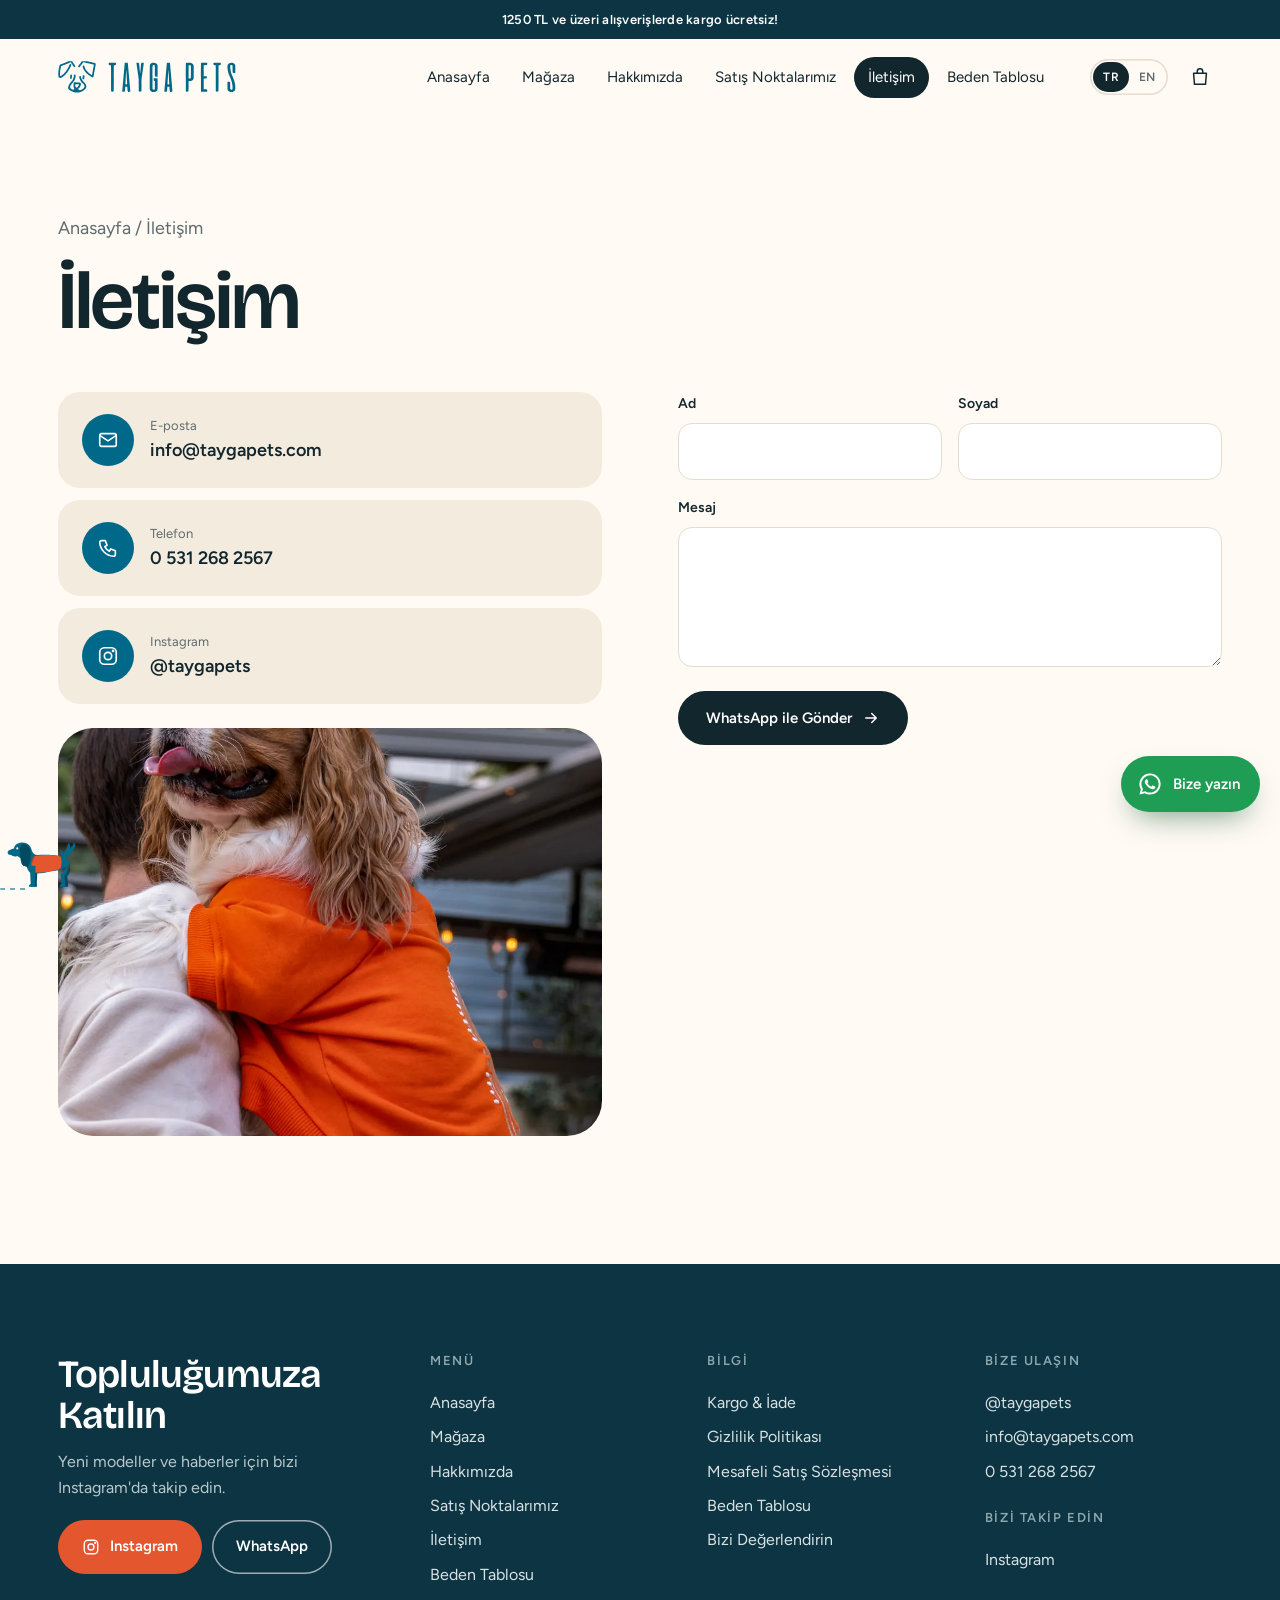
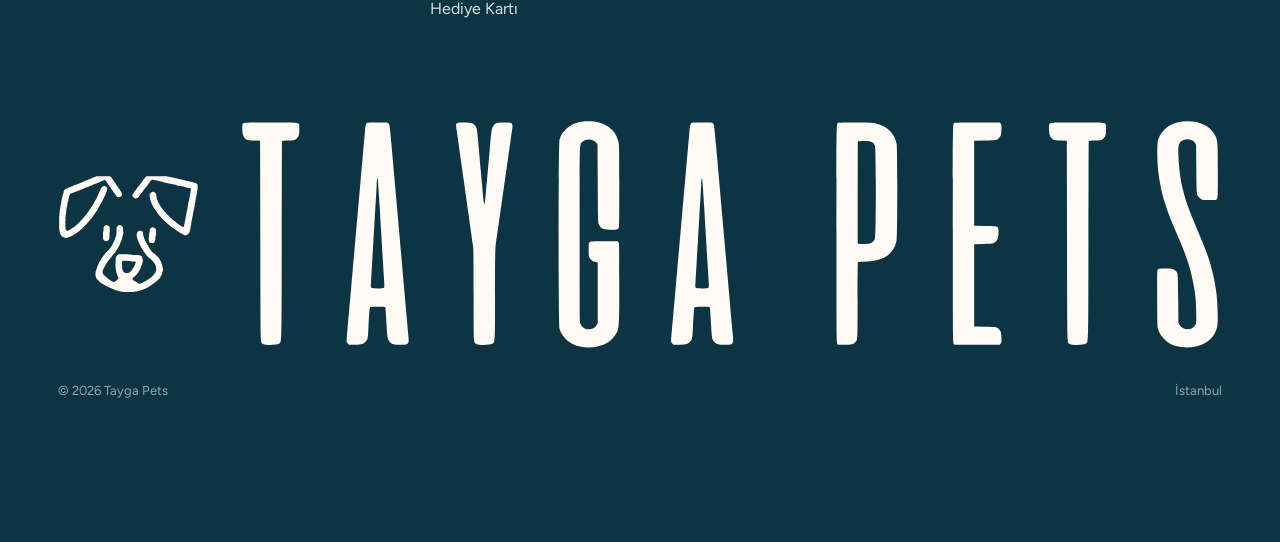
<file: iletisim.html>
<!doctype html>
<html lang="tr">
<head>
<meta charset="utf-8">
<meta name="viewport" content="width=device-width, initial-scale=1, viewport-fit=cover">
<title>İletişim · Tayga Pets</title>
<meta name="description" content="Tayga Pets: köpekler için nakışlı sweatshirtler.">
<link rel="icon" href="icon.png">
<link rel="apple-touch-icon" href="icon.png">
<meta property="og:site_name" content="Tayga Pets">
<meta property="og:title" content="İletişim · Tayga Pets">
<meta property="og:description" content="Tayga Pets: köpekler için nakışlı sweatshirtler.">
<meta property="og:image" content="https://taygapets.com/hi-1750.webp">
<meta property="og:type" content="website">
<meta name="theme-color" content="#fffaf4">
<link rel="preconnect" href="https://fonts.googleapis.com">
<link rel="preconnect" href="https://fonts.gstatic.com" crossorigin>
<link href="https://fonts.googleapis.com/css2?family=Bricolage+Grotesque:opsz,wght@12..96,500;12..96,600&family=Figtree:wght@400;500;600&display=swap" rel="stylesheet">
<link rel="stylesheet" href="style.css">
</head>
<body>
<a class="skip" href="#main">Ana İçeriğe Atla</a>
<p class="bar"><b>1250 TL ve üzeri alışverişlerde kargo ücretsiz!</b></p>
<header class="top">
  <div class="wrap top-in">
    <a class="logo" href="index.html" aria-label="Tayga Pets anasayfa"><svg class="logo-m" aria-hidden="true" xmlns="http://www.w3.org/2000/svg" viewBox="0 0 2987 2507" xmlns:c2pa="http://c2pa.org/manifest"><metadata><c2pa:manifest>[base64]/[base64]/Ky8738kIAAACAY2JvcqVjYWxnZnNoYTI1NmNwYWRNAAAAAAAAAAAAAAAAAGRoYXNoWCA8Nz4ki4CBLXhWkSf/RtUwE2SkbK+WMxrg50oVi7FyI2RuYW1lbmp1bWJmIG1hbmlmZXN0amV4Y2x1c2lvbnOBomVzdGFydBh/[base64]/[base64]/[base64]/3cyjxFA3Qo5S46fX0/ihY0VZ7mfb9KF703t5OjWDBWMA4GA1UdDwEB/wQEAwIHgDAVBgNVHSUEDjAMBgorBgEEAYPoXgIBMAwGA1UdEwEB/wQCMAAwHwYDVR0jBBgwFoAUzlHiBIFOZFsj+OPEz5o+nMHXXMIwCgYIKoZIzj0EAwMDZwAwZAIwMXMdFJ4BetLLVY7ORuE9noqbbAZOZn/aArXyTwFAZfKrPzxF2vPoJNf1+UCdg1XGAjBwX1zd9WGqYkqmL5SFqw1QySjr1zJfpJM9+1rdDwSPLMOPOjKuiXjoU/[base64]/343T7dY8rOn0obJ5u2Gse6RGCFdjsLszE/23PYOQZMzeZJrdxHAtCN0oseomE5mboYMs=</c2pa:manifest></metadata><path fill="currentColor" fill-rule="evenodd" d="M1409.0 2483.0C1387.7 2482.4 1385.3 2482.1 1363.0 2477.8C1350.1 2475.2 1336.1 2472.9 1332.0 2472.5C1318.9 2471.4 1312.9 2470.0 1299.2 2464.9C1289.9 2461.5 1280.3 2458.8 1268.1 2456.4C1248.5 2452.5 1244.5 2451.4 1231.5 2445.9C1226.5 2443.8 1216.7 2440.5 1209.5 2438.5C1198.5 2435.4 1192.4 2432.8 1169.0 2421.0C1148.0 2410.5 1138.4 2406.2 1128.4 2403.1C1121.2 2400.9 1109.3 2396.2 1101.9 2392.7C1094.5 2389.2 1084.9 2385.1 1080.5 2383.5C1069.2 2379.6 1050.7 2370.6 1035.5 2361.8C1028.3 2357.7 1018.2 2352.1 1013.0 2349.5C1001.1 2343.6 997.1 2341.2 957.0 2317.2C914.3 2291.6 908.4 2287.3 881.5 2262.5C875.5 2257.0 866.5 2249.0 861.5 2244.8C849.1 2234.3 825.1 2209.8 820.1 2202.5C817.3 2198.6 814.9 2193.2 812.9 2186.5C810.1 2177.2 807.4 2169.3 801.5 2153.0C798.4 2144.4 793.0 2114.5 793.0 2106.1C793.0 2102.4 793.9 2094.4 795.0 2088.3C796.1 2082.2 797.4 2070.9 798.0 2063.3C799.0 2048.8 800.8 2041.1 805.7 2030.4C807.1 2027.1 810.4 2018.0 813.0 2010.0C815.7 2002.0 819.6 1991.1 821.8 1985.8C824.5 1979.5 827.0 1970.9 829.0 1961.0C832.6 1943.4 835.2 1935.9 842.0 1923.9C844.8 1919.1 849.0 1910.7 851.4 1905.3C853.8 1899.9 857.8 1891.1 860.4 1885.8C862.9 1880.4 866.6 1871.2 868.6 1865.3C873.8 1849.8 876.8 1843.9 887.3 1828.9C892.5 1821.5 898.9 1811.7 901.7 1807.0C904.5 1802.3 909.5 1793.8 912.9 1788.0C916.3 1782.2 922.7 1773.2 927.1 1768.0C935.5 1758.2 941.2 1750.2 949.7 1736.5C952.4 1732.1 958.9 1722.8 964.1 1715.9C969.3 1709.0 976.0 1699.3 979.0 1694.5C982.6 1688.7 989.4 1680.4 998.8 1670.6C1006.6 1662.3 1016.1 1651.7 1019.8 1647.0C1028.6 1635.9 1039.0 1625.5 1052.2 1614.8C1058.0 1610.0 1066.4 1602.0 1070.7 1596.9C1075.0 1591.8 1082.7 1582.9 1087.9 1577.1C1098.2 1565.4 1104.1 1557.2 1111.9 1543.3C1117.2 1533.9 1119.2 1531.2 1132.0 1516.0C1137.4 1509.5 1141.0 1503.8 1146.9 1492.0C1151.2 1483.5 1160.8 1464.8 1168.3 1450.5C1177.3 1433.2 1183.2 1420.6 1185.9 1412.8C1188.1 1406.4 1191.7 1397.4 1194.0 1392.8C1200.2 1380.5 1202.9 1372.8 1205.6 1360.0C1207.5 1350.7 1209.1 1346.2 1214.0 1336.5C1219.3 1325.9 1224.5 1312.3 1232.5 1288.4C1233.8 1284.5 1235.6 1276.4 1236.4 1270.4C1237.2 1264.4 1238.7 1255.9 1239.6 1251.5C1241.1 1244.7 1241.4 1234.6 1241.9 1184.5C1242.6 1119.2 1242.5 1120.6 1249.7 1108.0C1269.6 1073.6 1301.8 1056.1 1326.7 1066.2C1349.9 1075.6 1366.7 1089.5 1374.5 1105.5C1379.2 1115.1 1380.0 1121.5 1380.0 1151.0C1380.0 1178.6 1380.6 1184.6 1384.6 1196.6C1388.2 1207.7 1388.6 1214.0 1386.0 1222.5C1381.5 1237.5 1381.0 1239.8 1380.0 1250.5C1378.9 1261.0 1373.9 1290.6 1372.1 1296.7C1371.6 1298.2 1369.2 1304.9 1366.7 1311.5C1361.7 1324.7 1358.0 1340.9 1355.6 1360.1C1353.7 1375.2 1352.3 1379.5 1343.7 1396.6C1340.1 1403.8 1334.8 1415.2 1332.0 1422.0C1329.2 1428.8 1323.5 1441.1 1319.4 1449.3C1313.3 1461.4 1311.2 1466.8 1308.5 1477.5C1304.6 1493.0 1304.1 1494.2 1295.4 1505.7C1282.2 1523.1 1278.5 1529.6 1272.1 1545.7C1268.1 1555.8 1249.8 1585.6 1239.1 1599.4C1228.0 1613.8 1213.8 1634.0 1207.3 1644.5C1199.0 1657.9 1194.1 1663.9 1177.5 1681.0C1161.8 1697.3 1153.9 1707.4 1147.1 1720.0C1140.5 1732.4 1135.3 1738.9 1118.0 1757.2C1106.1 1769.8 1096.9 1780.8 1084.4 1797.5C1075.0 1810.2 1064.2 1824.1 1060.3 1828.6C1051.6 1838.6 1048.7 1842.9 1042.1 1855.4C1035.6 1867.7 1031.6 1873.7 1020.0 1888.1C1013.7 1896.0 1009.4 1902.6 1006.2 1909.3C1003.6 1914.7 991.3 1939.5 978.9 1964.3C948.4 2025.4 948.0 2026.4 948.0 2052.6C948.0 2091.3 957.5 2111.5 987.5 2136.8C992.5 2141.0 1001.9 2149.3 1008.4 2155.3C1014.9 2161.3 1025.5 2170.1 1031.9 2174.9C1038.3 2179.8 1049.5 2189.2 1056.9 2195.9C1079.7 2216.6 1110.0 2237.1 1136.1 2249.2C1141.3 2251.7 1151.1 2257.4 1157.8 2261.9C1184.9 2280.4 1193.5 2278.8 1224.9 2250.2C1232.6 2243.1 1242.8 2234.9 1248.5 2231.2C1260.0 2223.9 1264.9 2219.5 1273.2 2209.1C1288.0 2190.7 1288.4 2182.8 1275.4 2162.6C1267.2 2149.8 1264.2 2143.7 1258.7 2127.5C1256.2 2120.3 1252.2 2109.5 1249.7 2103.4C1244.8 2091.3 1238.0 2062.8 1236.0 2046.0C1235.2 2039.5 1233.2 2031.7 1229.7 2021.5L1224.6 2006.5L1223.9 1974.5C1223.3 1946.6 1222.9 1941.1 1220.9 1931.5C1217.5 1915.5 1217.5 1888.3 1220.9 1872.5C1223.2 1862.2 1223.3 1858.7 1224.0 1814.5L1224.6 1767.5L1227.2 1760.0C1229.6 1753.2 1235.1 1739.2 1241.6 1723.5C1245.1 1714.9 1252.3 1705.6 1262.7 1696.3C1282.1 1678.9 1275.5 1679.8 1376.9 1680.3C1456.5 1680.6 1458.8 1680.6 1470.0 1682.8C1476.3 1684.0 1488.5 1685.5 1497.0 1686.0C1505.5 1686.5 1517.7 1687.9 1524.0 1689.0C1531.5 1690.4 1543.1 1691.4 1557.0 1692.0C1572.1 1692.6 1581.9 1693.5 1590.0 1695.1C1600.8 1697.2 1605.2 1697.4 1658.5 1698.0C1723.6 1698.7 1715.8 1697.7 1742.9 1709.4C1777.8 1724.5 1788.0 1737.2 1791.9 1770.5C1792.5 1775.5 1794.4 1784.9 1796.2 1791.5C1799.3 1803.1 1799.4 1804.2 1799.5 1823.5C1799.5 1845.6 1798.8 1849.4 1792.5 1861.9C1787.7 1871.6 1784.5 1881.2 1782.1 1893.2C1780.9 1899.1 1778.2 1908.2 1775.9 1913.7C1773.6 1919.1 1769.7 1930.0 1767.0 1938.0C1764.4 1946.0 1760.3 1957.0 1757.8 1962.5C1755.3 1968.0 1751.3 1977.0 1749.0 1982.5C1744.2 1993.8 1742.4 1997.3 1729.5 2019.0C1724.4 2027.5 1717.7 2039.2 1714.5 2045.0C1707.3 2058.0 1704.7 2062.1 1695.0 2074.0C1690.8 2079.2 1684.1 2088.2 1680.0 2094.0C1669.7 2108.6 1670.1 2108.3 1648.2 2130.3C1633.7 2144.9 1624.3 2153.3 1612.8 2162.1C1588.0 2181.1 1580.6 2190.4 1580.5 2203.0C1580.4 2219.4 1599.8 2241.5 1621.3 2249.6C1632.9 2253.9 1641.7 2258.7 1664.5 2272.6C1668.3 2274.9 1678.9 2282.3 1688.0 2289.1C1708.8 2304.4 1714.9 2307.5 1724.5 2307.4C1733.0 2307.3 1749.0 2302.3 1765.0 2294.8C1770.8 2292.1 1781.3 2287.8 1788.5 2285.3C1795.7 2282.8 1805.1 2278.7 1809.5 2276.0C1813.9 2273.4 1824.7 2267.6 1833.5 2263.2C1853.1 2253.5 1854.5 2252.7 1895.3 2228.2C1913.4 2217.4 1931.5 2205.8 1935.5 2202.5C1963.3 2179.9 1978.9 2166.9 1988.5 2158.3C1994.6 2152.9 2003.3 2145.6 2007.9 2142.1C2022.7 2130.8 2027.6 2124.8 2041.1 2101.6C2043.0 2098.4 2048.9 2091.0 2054.3 2085.2C2062.8 2076.1 2065.0 2073.0 2069.6 2063.5C2080.0 2042.1 2082.0 2030.7 2082.0 1993.7C2082.0 1963.2 2081.4 1958.7 2075.5 1943.0C2073.1 1936.5 2069.5 1925.0 2067.6 1917.4C2062.5 1897.6 2049.4 1871.4 2036.8 1855.8C2011.8 1824.6 1991.7 1803.8 1974.0 1790.7C1966.6 1785.2 1956.9 1777.7 1952.5 1774.0C1948.1 1770.4 1937.9 1761.9 1929.9 1755.2C1921.8 1748.5 1911.8 1739.3 1907.7 1734.8C1903.5 1730.2 1893.6 1719.4 1885.7 1710.7C1877.7 1702.0 1867.5 1689.7 1862.9 1683.2C1858.3 1676.8 1851.1 1667.1 1846.8 1661.7C1837.7 1650.3 1827.7 1635.6 1819.5 1621.5C1813.0 1610.4 1795.7 1584.4 1785.6 1570.5C1782.0 1565.5 1776.5 1556.5 1773.4 1550.5C1770.2 1544.5 1764.8 1534.5 1761.3 1528.3C1757.8 1522.1 1753.3 1513.1 1751.3 1508.3C1746.8 1497.0 1743.3 1490.1 1734.7 1475.5C1725.4 1459.7 1719.1 1446.2 1713.9 1431.0C1711.6 1424.1 1707.1 1412.0 1703.9 1403.9C1700.8 1395.9 1696.6 1384.2 1694.7 1377.9C1692.8 1371.7 1689.3 1361.5 1687.0 1355.5C1683.3 1345.7 1680.6 1336.5 1671.4 1301.0C1668.0 1288.2 1667.2 1271.6 1669.3 1259.5C1671.2 1248.8 1681.7 1218.8 1686.3 1211.1C1707.3 1175.6 1759.6 1169.7 1789.6 1199.5C1802.1 1211.9 1804.8 1220.1 1806.0 1249.0L1806.8 1268.5L1811.8 1283.5C1815.1 1293.4 1817.4 1302.4 1818.5 1309.9C1820.3 1322.4 1823.2 1331.4 1829.1 1343.1C1831.2 1347.4 1834.5 1356.4 1836.5 1363.1C1838.9 1371.6 1842.5 1380.6 1847.9 1391.5C1852.3 1400.3 1861.7 1419.5 1868.9 1434.1C1878.1 1452.9 1884.1 1463.8 1889.5 1471.3C1896.7 1481.5 1904.0 1493.9 1916.0 1516.1C1919.0 1521.7 1925.2 1531.5 1929.8 1537.9C1934.4 1544.3 1941.1 1554.0 1944.7 1559.5C1971.2 1600.3 2004.5 1641.2 2020.5 1652.5C2023.8 1654.8 2031.2 1659.1 2037.0 1662.0C2047.1 1667.1 2048.1 1667.9 2062.0 1682.3C2083.0 1704.0 2099.0 1720.0 2121.0 1741.5L2140.5 1760.5L2149.6 1776.0C2165.5 1803.0 2173.8 1818.3 2177.4 1826.8C2179.4 1831.3 2182.6 1838.3 2184.6 1842.3C2189.2 1851.4 2192.2 1859.4 2195.4 1870.8C2196.8 1875.7 2199.8 1884.4 2202.0 1890.1C2204.7 1896.9 2207.3 1906.9 2210.0 1920.1C2212.8 1934.1 2215.4 1943.9 2219.0 1953.4C2225.5 1971.1 2226.3 1976.7 2225.8 2002.9L2225.4 2024.5L2220.2 2039.5C2216.7 2049.8 2214.6 2058.0 2213.6 2065.6C2209.9 2092.0 2206.0 2106.2 2199.2 2117.2C2197.1 2120.7 2192.7 2127.7 2189.6 2132.8C2186.4 2138.0 2179.9 2150.1 2175.0 2159.8C2170.2 2169.6 2164.2 2180.2 2161.7 2183.5C2154.7 2192.7 2092.9 2251.2 2078.0 2262.8C2073.3 2266.4 2064.3 2273.5 2058.0 2278.5C2051.7 2283.6 2040.0 2292.5 2032.0 2298.3C2024.0 2304.1 2012.8 2312.7 2007.0 2317.4C2001.2 2322.1 1991.8 2328.7 1986.0 2332.1C1980.2 2335.6 1971.0 2341.4 1965.5 2345.0C1960.0 2348.6 1952.6 2353.4 1949.0 2355.5C1945.4 2357.6 1935.8 2363.7 1927.5 2369.1C1900.5 2386.5 1852.5 2410.8 1828.9 2418.9C1822.5 2421.1 1812.6 2425.4 1806.9 2428.4C1799.4 2432.4 1792.8 2434.9 1783.1 2437.5C1775.7 2439.5 1765.4 2443.1 1760.1 2445.4C1747.3 2451.1 1742.4 2452.7 1730.5 2454.5C1712.9 2457.3 1701.8 2460.1 1688.5 2465.0C1675.1 2470.0 1669.0 2471.4 1656.0 2472.5C1651.9 2472.9 1636.8 2475.5 1622.5 2478.3L1596.5 2483.5L1514.0 2483.6C1468.6 2483.6 1421.4 2483.4 1409.0 2483.0ZM1483.0 2078.7C1506.9 2070.6 1540.4 2049.2 1552.4 2034.3C1582.4 1997.1 1588.9 1988.1 1598.2 1970.5C1602.3 1962.8 1608.6 1952.2 1612.2 1947.0C1623.2 1931.1 1628.3 1919.8 1634.5 1897.7C1636.5 1890.7 1640.4 1879.2 1643.2 1872.2C1651.6 1851.4 1651.0 1844.6 1640.3 1839.3L1634.5 1836.5L1599.0 1835.9L1563.5 1835.4L1548.0 1830.0L1532.5 1824.5L1480.0 1823.9C1432.0 1823.4 1426.5 1823.1 1416.0 1821.2C1392.7 1816.8 1378.6 1817.3 1369.7 1823.0C1363.5 1826.9 1361.1 1832.3 1359.9 1845.2C1359.4 1850.9 1358.3 1861.6 1357.4 1869.0C1355.2 1886.8 1355.9 1911.1 1359.0 1926.0C1360.8 1934.6 1361.3 1941.7 1362.0 1965.5C1362.8 1996.8 1363.2 1999.1 1369.6 2013.6C1371.0 2016.9 1374.0 2024.2 1376.1 2030.0C1383.7 2050.3 1396.6 2064.3 1417.5 2074.7C1430.0 2081.0 1436.0 2082.0 1458.5 2081.6C1473.6 2081.3 1476.3 2081.0 1483.0 2078.7ZM1971.3 1444.5C1955.0 1440.9 1935.0 1423.9 1929.9 1409.5C1926.4 1399.6 1925.8 1389.9 1926.3 1353.3C1926.6 1322.1 1926.9 1317.4 1928.9 1308.0C1930.7 1299.5 1931.3 1292.5 1931.9 1271.5L1932.7 1245.5L1938.0 1230.0L1943.2 1214.5L1944.1 1195.0C1945.5 1159.9 1949.6 1147.1 1963.9 1132.9C1991.5 1105.6 2020.4 1103.6 2051.7 1126.8C2061.8 1134.3 2069.0 1142.5 2073.9 1151.9C2081.6 1166.8 2081.5 1165.9 2081.5 1217.0L2081.5 1262.5L2076.3 1277.5C2072.0 1289.9 2070.9 1294.5 2070.0 1304.0C2069.4 1310.3 2068.0 1320.2 2066.9 1326.0C2065.5 1333.3 2064.6 1343.6 2064.0 1359.5C2063.1 1385.3 2062.8 1386.9 2053.5 1409.0C2045.2 1428.5 2035.4 1439.5 2022.7 1443.6C2015.5 1445.9 1980.3 1446.6 1971.3 1444.5ZM1011.0 1404.5C1001.6 1401.9 984.8 1395.0 980.6 1392.1C974.9 1388.1 971.2 1383.0 964.1 1369.0C953.9 1349.0 954.5 1354.7 954.5 1282.0L954.5 1218.5L959.9 1203.0L965.3 1187.5L966.1 1154.0C966.9 1113.0 968.1 1107.4 979.4 1091.5C990.6 1075.9 1005.8 1065.1 1019.7 1063.0C1033.7 1060.8 1042.5 1063.1 1066.3 1075.3C1088.2 1086.4 1093.2 1092.4 1097.8 1112.5C1100.8 1125.7 1098.7 1201.1 1094.9 1218.0C1092.9 1226.9 1092.7 1231.3 1092.1 1287.0C1091.3 1357.9 1091.9 1354.7 1076.5 1375.5C1066.5 1389.0 1060.7 1393.2 1043.3 1399.6C1025.0 1406.3 1020.0 1407.1 1011.0 1404.5ZM159.5 1335.3C158.4 1335.0 152.8 1332.9 147.0 1330.5C141.2 1328.2 130.5 1324.4 123.3 1322.0C109.4 1317.6 100.2 1312.8 87.0 1303.0C73.7 1293.2 62.1 1276.8 48.9 1249.4C38.5 1227.8 37.1 1223.4 33.1 1200.0C31.4 1190.4 28.8 1175.5 27.3 1167.0L24.5 1151.5L24.5 1022.5L24.5 893.5L26.9 882.5C28.9 873.0 29.3 867.3 30.0 840.0C30.7 813.7 31.2 806.8 33.0 798.0C34.6 790.1 35.3 781.7 35.9 764.5L36.7 741.5L41.9 726.4C46.6 712.4 47.1 710.2 48.0 696.9C48.6 689.0 49.9 677.8 51.0 672.0C52.1 666.2 53.4 655.0 54.0 647.1C54.9 633.9 55.4 631.5 59.9 618.1C62.7 610.0 65.4 599.7 66.0 595.0C66.6 590.3 68.0 581.8 69.1 576.0C70.1 570.2 71.4 559.1 72.0 551.3C73.0 537.0 73.8 533.5 80.3 515.5C81.7 511.6 84.9 497.1 87.5 483.2C90.8 465.0 93.2 454.9 96.0 446.9C98.3 440.7 101.1 429.8 102.5 421.9C105.2 406.8 107.7 398.5 113.5 384.7C117.5 375.2 119.2 367.2 120.9 351.4C122.2 339.3 125.1 330.7 130.7 322.5C136.5 313.9 146.1 303.8 152.3 299.7C158.7 295.5 179.8 286.5 195.2 281.4C201.4 279.4 212.1 275.0 219.0 271.8C225.9 268.5 235.7 264.3 240.8 262.4C245.9 260.5 256.3 256.1 263.8 252.6C271.3 249.0 282.2 244.7 288.0 243.0C300.7 239.2 325.6 228.5 344.0 219.1C352.8 214.6 361.3 211.1 368.5 209.0C374.6 207.3 384.0 203.9 389.5 201.4C402.0 195.7 409.9 192.8 422.0 189.5C427.7 188.0 438.5 183.6 449.0 178.6C458.6 174.0 468.3 169.6 470.5 169.0C472.7 168.3 480.1 165.5 487.0 162.8C493.9 160.0 505.4 155.8 512.5 153.3C530.2 147.1 540.9 142.4 554.9 134.6C563.3 129.9 571.2 126.5 581.7 123.1C589.8 120.4 601.7 115.7 608.1 112.7C614.5 109.6 623.9 105.5 629.1 103.7C634.3 101.8 641.7 98.7 645.5 96.7C656.5 91.2 664.1 88.3 675.7 84.9C682.7 82.9 695.9 77.4 713.1 69.4C731.3 60.9 742.4 56.3 748.1 55.0C765.7 50.7 768.8 49.7 780.2 43.9C795.0 36.5 810.3 29.7 818.9 26.8L825.5 24.5L958.5 24.2C1040.9 24.0 1093.9 24.3 1097.8 24.9C1115.4 27.6 1127.1 38.9 1148.0 73.0C1152.5 80.4 1160.6 92.6 1166.0 100.0C1177.5 116.0 1188.9 132.9 1199.2 149.5C1203.3 156.1 1210.9 167.2 1216.1 174.2C1221.3 181.2 1229.5 192.9 1234.3 200.2C1239.1 207.5 1248.1 220.7 1254.1 229.5C1260.2 238.3 1268.9 251.9 1273.6 259.7C1278.2 267.5 1287.0 280.6 1293.2 288.8C1299.4 297.1 1306.9 308.0 1309.8 313.2C1312.7 318.3 1318.4 326.8 1322.6 332.0C1332.2 344.2 1348.6 369.6 1351.6 377.0C1357.6 391.7 1357.6 420.1 1351.7 432.9C1347.6 442.0 1328.1 458.8 1312.7 466.6C1302.8 471.7 1295.1 473.4 1285.5 472.7C1269.3 471.6 1257.3 465.3 1241.4 449.5C1229.3 437.6 1226.1 433.2 1215.0 413.5C1203.7 393.6 1198.7 386.7 1185.6 373.0C1178.1 365.3 1172.2 358.1 1170.0 354.2C1161.8 339.5 1156.6 331.0 1152.2 325.3C1149.6 321.9 1144.9 315.8 1141.8 311.8C1138.7 307.7 1133.6 299.7 1130.5 294.0C1123.7 281.5 1118.9 274.3 1109.4 262.5C1105.5 257.6 1099.7 249.4 1096.5 244.5C1093.3 239.6 1087.7 231.4 1083.9 226.5C1080.2 221.6 1072.3 209.2 1066.4 199.0C1056.0 181.0 1040.4 157.2 1029.0 142.0C1025.9 137.9 1020.5 130.3 1017.1 125.2C1003.4 105.2 997.2 103.4 973.5 112.9C966.9 115.6 957.6 118.9 952.9 120.4C948.2 121.8 938.8 125.7 931.9 129.1C918.3 135.8 905.0 141.4 886.1 148.5C879.3 151.0 868.0 155.7 860.9 159.0C853.9 162.3 843.4 166.6 837.8 168.5C832.1 170.5 821.6 175.0 814.5 178.5C806.9 182.3 796.9 186.2 790.5 188.0C784.5 189.8 773.0 194.2 765.0 198.0C757.0 201.7 746.0 206.2 740.5 208.0C735.0 209.8 726.0 213.3 720.5 215.8C715.0 218.2 706.2 221.8 701.0 223.7C695.8 225.6 685.9 229.8 679.1 233.1C672.3 236.3 660.9 240.8 653.9 243.0C646.9 245.2 636.1 249.3 630.0 252.0C623.9 254.7 613.0 258.8 605.7 261.1C598.4 263.4 589.1 266.9 585.0 269.0C562.7 280.2 535.4 292.1 525.7 294.9C514.0 298.3 506.5 301.2 495.5 306.7C491.7 308.7 484.3 311.8 479.1 313.7C473.9 315.5 464.5 319.6 458.1 322.6C451.7 325.7 442.4 329.7 437.5 331.5C432.6 333.3 422.9 337.4 416.0 340.5C407.6 344.4 399.1 347.4 390.1 349.6C370.0 354.6 355.0 360.4 320.0 376.5C313.6 379.4 304.2 383.0 299.0 384.5C286.2 388.1 278.2 391.3 267.6 397.3C248.6 408.0 243.7 416.2 240.5 442.8C238.7 457.3 237.4 462.4 231.9 476.3C224.3 495.3 222.0 505.7 221.1 524.0C220.3 540.2 220.2 540.7 215.8 552.5C213.3 559.1 210.0 568.8 208.5 574.0C207.0 579.2 204.9 585.7 203.8 588.4C200.4 597.2 199.0 605.2 198.0 621.5C197.5 630.3 196.3 641.1 195.5 645.5C194.6 649.9 193.2 658.5 192.4 664.5C191.4 671.8 189.2 680.4 186.0 690.0C182.1 701.6 180.9 706.8 180.0 716.0C179.4 722.3 178.0 732.2 176.9 738.0C175.3 745.8 174.6 755.2 174.0 775.0C173.3 797.5 172.8 803.2 170.7 813.0C169.3 819.3 167.9 827.9 167.5 832.0C166.8 840.0 163.4 862.8 159.4 885.1C156.5 901.5 156.3 913.1 158.7 929.7C160.4 941.5 160.4 942.4 158.5 955.2C155.3 976.7 155.5 1099.4 158.7 1115.5C159.9 1121.5 161.4 1131.7 162.0 1138.0C165.2 1172.2 176.7 1186.7 197.7 1183.0C209.9 1180.9 240.0 1167.3 259.0 1155.2C266.4 1150.5 278.6 1142.9 286.0 1138.4C310.6 1123.4 324.4 1114.2 333.5 1106.9C338.4 1102.9 347.9 1095.8 354.5 1091.0C375.7 1075.9 395.1 1059.6 409.5 1045.0C417.2 1037.2 428.2 1026.7 434.0 1021.5C458.4 999.8 486.4 971.0 493.8 959.8C499.0 952.1 503.6 946.8 510.2 940.8C537.5 916.0 541.1 911.9 556.9 887.5C562.0 879.6 568.2 871.8 575.1 864.5C580.9 858.5 589.7 848.1 594.7 841.5C599.7 834.9 606.3 826.6 609.5 823.0C612.6 819.4 619.2 810.9 624.0 804.0C628.9 797.1 636.5 787.2 641.0 782.0C651.6 769.7 658.2 759.6 666.6 743.3C670.8 735.0 675.7 727.1 679.7 722.3C683.2 718.0 688.8 711.2 692.1 707.2C695.4 703.1 701.6 693.9 705.9 686.7C710.2 679.4 722.0 660.7 732.1 645.0C749.9 617.4 753.6 610.6 774.5 569.0C780.6 556.8 787.5 544.8 792.9 537.0C803.4 522.0 806.9 515.9 810.8 506.0C814.8 496.1 831.4 462.1 838.4 449.5C841.5 444.0 845.4 435.9 847.1 431.6C848.8 427.2 853.5 416.9 857.7 408.7C861.8 400.4 866.9 388.4 869.0 382.1C875.7 361.8 888.2 333.3 896.0 320.5C902.8 309.4 905.0 304.3 907.6 293.2C909.0 287.3 911.5 279.8 913.1 276.5C922.8 256.7 959.2 231.1 977.5 231.0C984.0 231.0 988.4 232.3 1000.3 237.6C1030.5 251.2 1041.9 266.8 1043.7 297.0C1044.7 315.6 1042.4 326.7 1033.1 347.0C1030.5 352.8 1027.3 361.2 1026.0 365.7C1024.6 370.9 1021.4 378.1 1017.4 385.2C1013.8 391.4 1010.1 399.5 1009.0 403.2C1007.9 407.0 1006.1 413.3 1004.9 417.2C1003.8 421.2 1000.2 429.9 997.0 436.5C993.9 443.1 989.3 453.0 987.0 458.5C981.9 470.4 967.0 500.4 957.1 518.5C953.2 525.6 948.0 536.7 945.5 543.0C940.8 555.2 935.8 564.1 926.0 578.0C922.7 582.7 915.9 594.6 910.8 604.5C905.8 614.4 899.2 626.5 896.2 631.5C885.8 648.4 876.7 664.5 869.4 679.0C865.4 687.0 859.5 697.7 856.1 702.8C852.8 708.0 848.7 715.6 846.9 719.8C841.0 734.1 838.1 738.5 811.3 772.9C801.0 786.1 794.5 796.3 775.2 829.5C773.0 833.4 767.7 840.8 763.5 846.0C754.2 857.4 746.9 867.7 727.9 895.9C716.1 913.5 711.3 919.7 701.0 930.4C683.3 948.9 674.4 959.3 665.2 972.2C645.2 1000.4 618.9 1030.4 586.5 1061.7C576.6 1071.3 560.8 1087.1 551.5 1096.8C529.0 1120.2 513.2 1135.1 498.6 1146.8C491.9 1152.1 480.6 1162.1 473.5 1169.0C452.2 1189.6 439.9 1199.5 415.0 1216.0C408.1 1220.6 397.6 1227.9 391.6 1232.3C381.8 1239.4 361.3 1253.1 329.0 1274.1C317.4 1281.6 283.5 1298.3 269.5 1303.5C264.6 1305.3 254.9 1309.4 248.0 1312.5C238.4 1316.9 230.8 1319.4 215.0 1323.5C203.7 1326.3 190.0 1330.3 184.5 1332.3C174.7 1335.9 166.2 1336.9 159.5 1335.3ZM2697.5 1281.4C2694.4 1280.5 2658.4 1263.7 2641.0 1254.9C2632.4 1250.6 2619.9 1243.2 2612.9 1238.3C2601.1 1230.1 2595.3 1226.5 2572.5 1213.8C2567.6 1211.0 2557.4 1204.8 2550.0 1200.0C2542.6 1195.2 2532.0 1188.8 2526.5 1185.9C2514.2 1179.4 2507.6 1175.1 2493.5 1164.1C2487.4 1159.4 2477.3 1152.3 2471.0 1148.3C2464.7 1144.4 2454.1 1136.8 2447.5 1131.5C2440.9 1126.1 2421.3 1111.0 2403.8 1097.9C2386.4 1084.8 2366.8 1069.2 2360.3 1063.2C2353.8 1057.2 2343.7 1048.5 2337.8 1043.8C2331.9 1039.1 2318.7 1027.2 2308.3 1017.2C2298.0 1007.3 2286.1 996.4 2282.0 992.9C2258.3 973.0 2199.2 914.4 2187.6 899.5C2183.7 894.5 2176.7 886.2 2171.9 881.0C2159.9 867.9 2142.2 846.3 2134.5 835.5C2131.0 830.5 2123.4 821.2 2117.7 814.7C2110.7 806.8 2105.1 799.3 2100.9 791.9C2089.7 772.6 2083.5 763.8 2073.6 753.1C2068.1 747.2 2061.1 738.2 2057.3 732.1C2053.6 726.3 2046.7 715.4 2041.9 708.0C2037.2 700.6 2029.6 687.3 2025.1 678.5C2020.3 668.9 2014.2 658.7 2009.9 653.0C2006.0 647.8 2001.5 640.9 1999.9 637.7C1996.6 631.2 1986.7 604.4 1981.3 587.5C1979.4 581.5 1975.1 570.1 1971.9 562.3C1968.6 554.4 1965.0 543.9 1963.9 538.8C1960.4 523.0 1959.3 518.9 1955.1 507.0C1952.0 498.0 1950.8 493.0 1950.0 484.0C1949.4 477.7 1947.9 467.6 1946.7 461.5C1943.6 445.3 1943.6 418.2 1946.8 409.2C1950.9 397.7 1962.7 380.7 1971.2 374.2C1992.4 358.1 2009.2 352.3 2023.5 356.5C2043.1 362.2 2071.0 382.9 2078.7 397.5C2085.8 410.9 2087.1 418.5 2088.0 449.0C2088.9 478.2 2088.9 478.4 2095.1 494.7C2097.2 500.3 2100.3 510.2 2101.9 516.7C2105.8 532.2 2106.4 533.6 2115.9 553.3C2120.4 562.5 2124.0 570.2 2124.0 570.4C2124.0 570.7 2126.4 575.3 2129.3 580.7C2132.2 586.1 2136.6 594.8 2139.0 600.0C2144.3 611.4 2158.8 637.6 2165.5 648.0C2182.4 674.4 2198.9 698.4 2208.5 710.5C2214.6 718.2 2220.7 725.9 2222.1 727.6C2223.4 729.3 2227.6 734.3 2231.3 738.6C2235.1 742.9 2241.5 751.6 2245.7 757.9C2251.2 766.3 2257.6 773.9 2270.5 787.4C2280.0 797.3 2290.6 809.0 2293.9 813.3C2297.3 817.5 2303.3 824.1 2307.2 827.8C2326.4 845.7 2336.0 855.4 2344.7 865.5C2349.9 871.5 2359.0 880.5 2364.9 885.3C2370.7 890.2 2381.1 899.7 2388.0 906.4C2423.3 940.8 2450.3 964.6 2469.0 978.0C2474.2 981.8 2482.8 988.5 2488.0 993.0C2493.2 997.5 2501.1 1003.7 2505.5 1006.8C2509.9 1009.8 2520.0 1017.1 2528.0 1023.0C2536.0 1028.9 2547.0 1036.8 2552.5 1040.5C2558.0 1044.3 2565.9 1049.9 2570.0 1053.0C2590.0 1068.0 2641.1 1099.0 2650.9 1102.0C2667.2 1107.1 2673.6 1098.1 2676.0 1066.4C2676.9 1054.0 2677.6 1051.1 2682.0 1038.1C2685.9 1026.3 2687.1 1021.3 2688.0 1012.0C2689.5 996.3 2694.7 969.0 2697.7 960.5C2704.7 941.0 2705.1 939.1 2706.1 921.5C2707.3 898.8 2712.3 871.5 2718.4 853.7C2722.7 841.3 2723.0 839.5 2724.0 824.7C2725.1 806.7 2729.9 779.2 2733.7 768.5C2739.3 752.9 2740.9 746.8 2742.4 736.4C2743.2 730.4 2744.6 721.9 2745.5 717.5C2746.4 713.1 2747.5 701.0 2748.0 690.7C2748.9 672.9 2749.1 671.4 2752.5 661.7C2761.8 635.4 2761.2 638.4 2762.0 615.5C2762.9 592.5 2763.5 589.3 2770.9 569.8C2776.2 555.9 2776.8 553.4 2778.0 539.5C2778.9 529.6 2780.0 525.0 2784.0 512.9C2788.7 499.0 2789.0 497.5 2790.0 482.4C2790.5 473.7 2791.7 462.9 2792.5 458.5C2793.4 454.1 2795.0 444.9 2796.1 438.0C2797.2 431.1 2799.6 421.0 2801.5 415.5C2806.3 401.5 2807.0 397.5 2808.0 380.3C2809.0 363.8 2814.2 333.3 2818.7 318.2C2822.0 306.9 2822.8 295.5 2820.6 291.2C2817.1 284.4 2803.5 279.4 2781.9 277.0C2763.6 275.0 2759.0 274.0 2745.2 268.9C2735.9 265.5 2726.3 262.8 2714.1 260.4C2703.6 258.4 2690.7 255.0 2682.0 252.0C2670.5 248.1 2665.2 246.9 2656.5 246.0C2635.4 243.9 2616.3 240.1 2599.5 234.5C2586.5 230.1 2581.4 228.9 2572.0 228.0C2549.7 225.8 2530.4 221.4 2514.8 215.1C2497.6 208.1 2486.1 205.5 2464.6 204.0C2452.0 203.1 2449.4 202.5 2436.1 198.1C2426.6 194.8 2417.7 192.6 2410.5 191.6C2384.5 187.9 2366.3 184.2 2356.6 180.5C2339.5 174.1 2321.4 170.1 2300.0 168.0C2290.7 167.1 2285.7 166.0 2274.0 162.0C2266.0 159.2 2254.8 156.1 2249.1 155.0C2243.4 153.8 2231.0 150.5 2221.6 147.5C2202.3 141.4 2195.8 139.8 2182.0 137.6C2176.8 136.8 2166.9 134.2 2160.0 132.0C2153.1 129.8 2143.2 127.3 2138.0 126.4C2132.8 125.6 2122.4 123.8 2115.0 122.6C2107.6 121.3 2098.1 119.6 2094.0 119.0C2089.9 118.3 2078.1 115.4 2067.9 112.5C2044.9 105.9 2033.5 103.5 2015.1 101.4C1989.6 98.5 1986.5 99.8 1972.2 119.0C1967.2 125.9 1958.5 137.1 1953.0 144.0C1942.6 157.0 1933.7 168.7 1918.6 189.3C1913.7 196.0 1906.7 205.3 1903.0 210.0C1899.3 214.7 1894.0 221.9 1891.2 226.1C1888.4 230.3 1882.6 237.9 1878.3 243.1C1874.0 248.3 1864.6 259.9 1857.5 269.0C1850.3 278.1 1841.1 289.4 1836.8 294.3C1828.6 303.6 1815.6 322.5 1804.7 340.6C1796.5 354.4 1792.7 359.3 1776.4 377.0C1761.5 393.5 1758.1 397.8 1740.5 424.0C1721.9 451.6 1697.2 479.5 1684.5 487.2C1668.3 497.0 1646.5 499.6 1629.5 493.7C1607.8 486.1 1587.7 466.8 1581.1 447.3C1575.2 429.6 1580.5 412.8 1600.2 386.8C1605.7 379.7 1612.2 369.6 1615.4 363.4C1619.8 354.8 1623.4 349.7 1632.6 339.0C1639.0 331.6 1647.2 322.1 1650.7 318.0C1656.5 311.3 1666.1 297.5 1680.5 275.0C1683.2 270.9 1689.5 262.8 1694.6 257.0C1718.1 230.5 1741.4 201.5 1750.4 187.8C1754.4 181.6 1760.8 172.6 1764.6 167.9C1768.4 163.2 1777.6 150.6 1785.0 140.0C1792.4 129.3 1802.7 115.1 1807.8 108.3C1812.9 101.5 1819.9 91.5 1823.3 86.2C1833.4 70.6 1862.8 37.0 1871.4 31.1C1881.8 23.9 1862.5 24.5 2098.0 24.5L2309.5 24.5L2323.1 29.3C2332.4 32.5 2340.7 34.7 2349.1 36.0C2357.3 37.2 2365.7 39.4 2374.0 42.3C2385.9 46.6 2415.0 52.2 2436.5 54.5C2439.8 54.8 2449.0 57.3 2457.0 60.0C2471.1 64.8 2485.8 67.9 2513.0 71.6C2519.9 72.6 2528.5 74.8 2538.0 78.1C2552.0 82.9 2572.5 87.3 2593.0 90.0C2597.8 90.7 2607.7 93.2 2616.0 96.0C2627.6 99.9 2632.8 101.1 2642.0 102.0C2657.3 103.5 2676.1 107.3 2685.7 110.9C2690.0 112.5 2697.2 115.2 2701.8 116.9C2713.2 121.2 2731.9 124.8 2748.9 126.0C2764.0 127.1 2767.0 127.9 2788.6 136.3C2797.0 139.7 2807.4 142.1 2826.0 145.0C2830.1 145.7 2839.6 147.9 2847.0 150.0C2854.4 152.1 2865.9 155.0 2872.5 156.5C2879.1 158.0 2887.4 160.3 2891.0 161.7C2894.6 163.0 2903.8 165.7 2911.6 167.5C2932.7 172.6 2936.5 174.2 2943.5 181.4C2950.4 188.5 2958.1 201.4 2961.3 211.5C2965.0 223.2 2964.6 281.2 2960.7 303.0C2953.7 342.1 2952.8 348.1 2952.0 365.5C2951.1 384.9 2951.0 385.1 2942.1 409.6C2937.2 423.3 2935.3 433.2 2934.0 451.3C2933.1 464.0 2932.5 466.6 2928.0 479.9C2924.1 491.7 2922.9 496.7 2922.0 506.0C2921.4 512.3 2920.0 522.4 2918.9 528.4C2917.8 534.4 2916.5 546.9 2916.0 556.1C2915.1 572.5 2915.0 573.1 2910.1 587.7C2906.0 599.8 2904.8 605.1 2903.5 616.0C2902.7 623.4 2901.3 634.2 2900.5 640.0C2899.7 645.8 2898.6 656.0 2898.0 662.7C2897.0 674.6 2895.9 679.2 2889.7 696.5C2886.1 706.5 2881.2 734.0 2880.0 750.9C2879.1 764.1 2878.6 766.5 2874.0 779.9C2870.1 791.7 2868.9 796.7 2868.0 806.0C2867.4 812.3 2866.0 822.2 2865.0 828.0C2864.0 833.8 2862.6 843.0 2862.0 848.5C2861.2 855.6 2859.4 862.8 2855.9 873.2C2851.2 887.3 2850.9 888.7 2850.0 903.7C2848.8 923.7 2845.3 941.1 2838.5 961.5C2834.6 973.1 2832.8 980.3 2832.0 987.5C2831.4 993.0 2830.0 1002.5 2828.8 1008.5C2827.6 1015.4 2826.5 1026.8 2826.0 1039.0L2825.2 1058.5L2820.1 1073.6C2815.4 1087.5 2814.9 1089.8 2814.0 1102.9C2812.5 1123.5 2807.1 1152.4 2801.6 1168.3C2797.9 1179.1 2796.9 1183.7 2796.0 1193.5C2793.9 1217.1 2788.7 1226.6 2766.2 1248.1C2751.8 1261.8 2744.4 1267.1 2728.5 1275.1C2716.6 1281.1 2715.8 1281.4 2707.8 1281.6C2703.2 1281.8 2698.6 1281.6 2697.5 1281.4Z"/></svg><svg class="logo-w" aria-hidden="true" xmlns="http://www.w3.org/2000/svg" viewBox="0 0 2287 548" xmlns:c2pa="http://c2pa.org/manifest"><metadata><c2pa:manifest>[base64]/iNoIr0MAJ/W9EEN1QqyG5zSdYFGpp/7Mr6/[base64]/[base64]/[base64]/3cyjxFA3Qo5S46fX0/ihY0VZ7mfb9KF703t5OjWDBWMA4GA1UdDwEB/wQEAwIHgDAVBgNVHSUEDjAMBgorBgEEAYPoXgIBMAwGA1UdEwEB/wQCMAAwHwYDVR0jBBgwFoAUzlHiBIFOZFsj+OPEz5o+nMHXXMIwCgYIKoZIzj0EAwMDZwAwZAIwMXMdFJ4BetLLVY7ORuE9noqbbAZOZn/aArXyTwFAZfKrPzxF2vPoJNf1+UCdg1XGAjBwX1zd9WGqYkqmL5SFqw1QySjr1zJfpJM9+1rdDwSPLMOPOjKuiXjoU/[base64]</c2pa:manifest></metadata><path fill="currentColor" fill-rule="evenodd" d="M796.4 535.1C773.1 530.1 755.5 515.0 748.4 494.0C745.4 485.3 745.5 63.7 748.4 54.5C751.6 44.5 755.1 38.9 763.0 31.0C776.1 17.8 792.3 12.0 815.6 12.0C853.2 12.0 879.7 30.8 885.6 61.8C886.7 67.8 887.0 86.7 887.0 163.9C887.0 257.7 887.0 258.6 885.0 260.8C882.1 263.9 879.5 264.3 865.2 263.8C848.2 263.2 844.1 261.2 839.0 250.5C837.7 248.0 837.4 233.3 837.0 157.0L836.5 66.5L834.1 62.6C827.6 52.2 807.3 51.3 800.1 61.1C794.7 68.4 795.0 56.2 795.0 274.6C795.0 474.8 795.0 477.0 797.0 482.3C799.4 488.7 802.0 491.4 807.9 493.5C818.4 497.2 830.3 493.5 834.7 485.0L837.0 480.5L837.0 410.3L837.0 340.0L834.5 339.5C833.1 339.2 831.0 338.8 829.7 338.5C825.8 337.7 820.6 333.6 818.3 329.5C816.2 325.8 816.0 324.2 816.0 309.9C816.0 288.5 812.3 290.5 851.7 290.5L883.2 290.5L885.1 292.9C886.9 295.1 887.0 298.1 887.0 387.3C887.0 498.4 887.3 495.7 874.3 513.0C859.9 532.3 826.9 541.7 796.4 535.1ZM2184.5 535.0C2168.8 531.5 2161.9 527.9 2152.0 518.0C2144.2 510.2 2141.2 505.6 2137.7 495.5C2135.6 489.7 2135.5 487.8 2135.2 425.5C2135.0 390.3 2135.2 360.5 2135.5 359.3C2136.7 354.4 2138.2 354.0 2153.6 354.0C2169.0 354.0 2173.1 354.9 2177.8 359.3C2183.7 364.7 2183.5 362.7 2184.0 423.5L2184.5 479.6L2187.0 484.5C2193.9 498.1 2216.7 498.4 2223.8 485.0C2226.2 480.5 2226.2 480.4 2225.7 454.5C2225.3 429.6 2224.8 424.0 2221.4 401.5C2219.3 387.5 2212.9 358.8 2209.5 348.5C2208.8 346.3 2207.5 342.0 2206.5 339.0C2200.8 321.0 2195.3 306.8 2179.2 269.5C2172.4 253.6 2166.4 239.4 2165.9 238.0C2165.1 235.4 2163.7 231.7 2160.0 222.0C2158.2 217.4 2154.3 205.3 2150.0 191.5C2145.7 177.5 2140.9 153.7 2137.9 131.0C2134.9 108.9 2134.6 63.2 2137.4 55.0C2146.7 27.6 2171.3 12.1 2205.6 12.0C2234.9 12.0 2257.4 22.9 2268.3 42.5C2275.7 55.7 2276.0 58.7 2276.0 128.6C2276.0 188.9 2276.0 189.8 2273.9 192.4L2271.9 195.0L2256.9 195.0C2240.4 195.0 2237.2 194.1 2231.9 188.3C2226.6 182.6 2226.6 182.6 2226.0 122.5L2225.5 66.5L2223.1 62.6C2218.5 55.2 2206.8 52.1 2196.9 55.5C2186.0 59.4 2183.5 66.1 2184.4 89.5C2185.5 121.6 2189.7 152.4 2196.2 176.0C2197.3 180.1 2198.6 184.8 2199.0 186.5C2201.4 196.5 2209.5 218.6 2219.7 243.0C2223.2 251.5 2228.1 263.2 2230.5 269.0C2232.8 274.8 2236.5 283.6 2238.5 288.5C2247.5 310.0 2256.2 333.9 2259.0 344.5C2259.4 346.1 2260.9 351.8 2262.2 357.0C2266.9 374.9 2268.8 384.6 2272.0 406.0C2275.6 430.4 2277.0 477.0 2274.5 489.1C2269.6 512.2 2251.4 529.2 2225.3 535.0C2213.5 537.6 2196.0 537.6 2184.5 535.0ZM60.7 529.1C53.9 524.7 54.6 547.4 54.0 290.0L53.5 57.5L39.5 57.0C21.6 56.4 18.7 54.9 14.1 44.5C12.6 41.0 11.4 25.5 12.4 21.6C14.1 14.6 10.1 15.0 78.4 15.0C152.2 15.0 144.5 13.1 144.5 31.2C144.5 45.1 143.3 48.4 136.2 53.8C132.8 56.4 132.1 56.5 118.8 56.8C109.3 57.0 104.7 57.5 104.4 58.3C104.2 59.0 103.9 163.2 103.7 290.0C103.5 544.6 104.0 524.0 97.1 528.7C92.4 531.9 65.3 532.2 60.7 529.1ZM256.9 528.0C253.5 524.6 253.5 526.4 256.5 492.0C259.7 456.8 262.9 420.6 265.5 391.0C266.3 381.4 267.7 366.0 268.5 356.8C271.0 328.4 272.9 307.3 274.5 288.5C275.4 278.6 276.7 263.3 277.5 254.5C278.3 245.7 279.6 230.4 280.5 220.5C281.4 210.6 282.7 195.3 283.5 186.5C284.3 177.7 285.6 162.4 286.5 152.5C287.4 142.6 288.7 127.3 289.5 118.5C290.3 109.7 291.6 94.4 292.5 84.5C293.4 74.6 294.5 62.0 295.0 56.5C295.6 51.0 296.4 41.0 296.9 34.3C297.9 22.0 299.4 16.8 302.5 15.6C303.4 15.3 314.4 15.0 326.9 15.0C349.3 15.0 349.7 15.0 351.8 17.3C354.1 19.8 354.8 24.9 358.5 67.0C359.3 77.2 360.7 92.7 361.5 101.5C362.3 110.3 363.6 125.6 364.5 135.5C365.4 145.4 366.7 160.7 367.5 169.5C368.3 178.3 369.6 193.6 370.5 203.5C371.4 213.4 372.7 228.7 373.5 237.5C374.3 246.3 375.6 261.6 376.5 271.5C377.3 281.4 378.7 296.9 379.5 306.0C380.3 315.1 381.7 330.4 382.5 340.0C384.3 360.2 386.4 383.8 388.5 407.8C390.3 428.7 392.4 452.0 394.5 476.0C395.4 486.2 396.7 501.0 397.5 508.9C399.6 530.3 399.0 531.0 378.8 531.0C364.1 531.0 360.1 529.9 354.6 524.4C350.5 520.3 349.0 516.0 348.5 507.2C345.5 457.7 344.6 444.4 344.0 443.7C342.9 442.4 310.0 442.6 308.7 443.9C307.7 444.9 307.4 448.8 305.0 490.0C303.6 516.0 303.3 517.4 299.6 522.3C294.2 529.4 289.8 530.9 273.7 530.9L259.8 531.0L256.9 528.0ZM555.6 529.1C548.5 524.4 549.0 533.6 549.0 415.6C549.0 328.6 548.7 308.2 547.6 301.1C546.8 296.4 545.4 287.1 544.5 280.5C543.6 273.9 542.3 264.2 541.5 259.0C540.7 253.8 539.4 244.3 538.5 238.0C537.7 231.7 536.3 222.0 535.5 216.5C534.7 211.0 533.4 201.3 532.5 195.0C529.8 175.9 528.0 163.0 526.5 152.5C525.7 147.0 524.3 137.3 523.5 131.0C522.6 124.7 521.3 115.2 520.5 110.0C519.7 104.8 518.4 95.4 517.6 89.2C516.7 83.1 515.3 72.9 514.4 66.8C513.6 60.6 512.3 51.2 511.5 46.0C507.4 17.5 507.5 20.2 510.0 17.5C512.3 15.1 512.7 15.0 527.2 15.0C546.3 15.0 551.2 17.2 555.4 27.3C557.1 31.5 557.3 32.6 559.5 58.0C563.1 98.1 564.0 108.4 565.5 125.5C566.4 135.4 567.7 150.2 568.5 158.5C569.3 166.8 570.2 177.3 570.5 182.0C571.3 193.0 572.9 203.3 574.0 204.4C574.9 205.3 575.0 204.5 577.5 176.5C579.0 159.2 580.5 143.0 583.5 110.0C584.3 101.5 585.7 86.4 586.5 76.5C590.3 34.2 590.9 29.9 593.9 24.5C598.5 16.3 602.2 15.0 619.9 15.0C640.7 15.0 641.0 15.4 637.6 37.4C636.8 42.4 635.4 51.7 634.6 58.0C632.1 75.2 630.2 88.8 628.6 100.3C627.7 105.9 626.4 115.7 625.5 122.0C624.6 128.3 623.3 137.8 622.5 143.0C621.7 148.2 620.4 157.7 619.5 164.0C618.6 170.3 617.3 179.8 616.5 185.0C615.7 190.2 614.4 199.7 613.5 206.0C612.6 212.3 611.3 221.8 610.5 227.0C609.7 232.2 608.4 241.7 607.5 248.0C604.8 267.3 603.0 280.1 601.5 289.5C599.1 305.1 598.9 312.2 598.7 417.5C598.5 531.2 598.9 524.1 592.1 528.7C587.4 531.9 560.3 532.2 555.6 529.1ZM1009.9 528.0C1006.5 524.6 1006.5 526.4 1009.5 492.0C1012.7 456.8 1015.9 420.6 1018.5 391.0C1019.3 381.4 1020.7 366.0 1021.5 356.8C1024.0 328.4 1025.9 307.3 1027.5 288.5C1028.4 278.6 1029.7 263.3 1030.5 254.5C1031.3 245.7 1032.6 230.4 1033.5 220.5C1034.4 210.6 1035.7 195.3 1036.5 186.5C1037.3 177.7 1038.6 162.4 1039.5 152.5C1040.4 142.6 1041.7 127.3 1042.5 118.5C1043.3 109.7 1044.6 94.4 1045.5 84.5C1046.4 74.6 1047.5 62.0 1048.0 56.5C1048.6 51.0 1049.4 41.0 1049.9 34.3C1050.9 22.0 1052.4 16.8 1055.5 15.6C1056.4 15.3 1067.4 15.0 1079.9 15.0C1102.3 15.0 1102.7 15.0 1104.8 17.3C1107.1 19.8 1107.8 24.9 1111.5 67.0C1112.3 77.2 1113.7 92.7 1114.5 101.5C1115.3 110.3 1116.6 125.6 1117.5 135.5C1118.4 145.4 1119.7 160.7 1120.5 169.5C1122.1 188.0 1124.4 214.3 1126.6 238.5C1128.4 260.0 1130.6 284.3 1132.5 305.8C1133.3 315.0 1134.7 330.4 1135.5 340.0C1137.3 360.2 1139.4 383.8 1141.5 407.8C1143.3 428.7 1145.4 452.0 1147.5 476.0C1148.4 486.2 1149.7 501.0 1150.5 508.9C1152.6 530.3 1152.0 531.0 1131.8 531.0C1117.1 531.0 1113.1 529.9 1107.6 524.4C1103.5 520.3 1102.0 516.0 1101.5 507.2C1098.5 457.7 1097.6 444.4 1097.0 443.7C1095.9 442.4 1063.0 442.6 1061.7 443.9C1060.7 444.9 1060.4 448.8 1058.0 490.0C1056.6 516.0 1056.3 517.4 1052.6 522.3C1047.2 529.4 1042.8 530.9 1026.7 530.9L1012.8 531.0L1009.9 528.0ZM1394.4 530.2C1391.0 528.0 1391.0 528.3 1391.0 273.0C1391.0 17.7 1391.0 18.0 1394.4 15.8C1395.0 15.4 1412.6 15.0 1433.5 15.0C1467.6 15.0 1472.5 15.2 1480.9 17.0C1507.6 22.7 1526.0 40.2 1530.6 64.4C1532.7 75.0 1532.6 278.3 1530.6 288.5C1528.6 298.4 1526.7 303.2 1521.5 311.1C1509.0 329.8 1487.6 338.0 1450.9 338.0C1443.0 338.0 1441.1 338.3 1440.6 339.6C1440.3 340.5 1440.0 380.3 1440.0 428.1C1440.0 522.2 1440.2 518.9 1434.7 524.9C1430.1 529.9 1425.7 531.0 1410.0 531.0C1402.0 531.0 1395.0 530.6 1394.4 530.2ZM1664.4 530.2C1661.0 528.0 1661.0 528.3 1661.0 273.0C1661.0 17.7 1661.0 18.0 1664.4 15.8C1665.0 15.4 1689.0 15.0 1717.7 15.0L1769.9 15.0L1772.0 17.8C1774.0 20.3 1774.2 21.4 1773.8 32.0C1773.4 44.0 1772.6 46.5 1768.1 51.3C1763.5 56.4 1762.9 56.5 1736.0 57.0L1710.5 57.5L1710.5 156.0L1710.5 254.5L1736.8 255.0C1768.7 255.6 1767.0 254.8 1767.0 269.4C1767.0 283.3 1764.2 290.2 1757.0 294.4C1753.8 296.3 1751.4 296.5 1732.0 297.0L1710.5 297.5L1710.5 393.0L1710.5 488.5L1736.0 489.0C1762.9 489.5 1763.5 489.6 1768.1 494.7C1772.6 499.5 1773.4 502.0 1773.8 514.0C1774.2 524.6 1774.0 525.7 1772.0 528.2L1769.9 531.0L1717.7 531.0C1689.0 531.0 1665.0 530.6 1664.4 530.2ZM1932.7 529.1C1925.9 524.7 1926.6 547.4 1926.0 290.0L1925.5 57.5L1911.5 57.0C1893.6 56.4 1890.7 54.9 1886.1 44.5C1884.6 41.0 1883.4 25.5 1884.4 21.6C1886.1 14.6 1882.1 15.0 1950.4 15.0C2024.2 15.0 2016.5 13.1 2016.5 31.2C2016.5 45.1 2015.3 48.4 2008.2 53.8C2004.8 56.4 2004.1 56.5 1990.8 56.8C1981.3 57.0 1976.7 57.5 1976.4 58.3C1976.2 59.0 1975.9 163.2 1975.7 290.0C1975.5 544.6 1976.0 524.0 1969.1 528.7C1964.4 531.9 1937.3 532.2 1932.7 529.1ZM341.0 398.5C342.1 397.2 342.0 392.2 340.7 371.7C339.8 357.8 338.3 334.8 337.5 320.5C336.7 306.2 335.3 283.5 334.5 270.0C333.7 256.5 332.3 233.3 331.5 218.5C329.0 176.2 327.0 148.7 326.3 146.0L325.6 143.5L324.9 146.5C324.5 148.2 324.2 152.9 324.1 157.0C324.1 161.1 323.4 174.8 322.6 187.5C321.8 200.2 320.4 222.9 319.5 238.0C318.6 253.1 317.3 276.5 316.5 290.0C315.7 303.5 314.3 326.6 313.5 341.5C312.6 356.4 311.5 375.0 311.0 383.0C310.2 396.0 310.3 397.6 311.7 398.8C314.3 400.7 339.4 400.5 341.0 398.5ZM1094.0 398.5C1095.1 397.2 1095.0 392.2 1093.7 371.7C1092.8 357.8 1091.3 334.8 1090.5 320.5C1089.7 306.2 1088.3 283.5 1087.5 270.0C1086.7 256.5 1085.3 233.3 1084.5 218.5C1082.0 176.2 1080.0 148.7 1079.3 146.0L1078.6 143.5L1077.9 146.5C1077.5 148.2 1077.2 152.9 1077.1 157.0C1077.1 161.1 1076.4 174.8 1075.6 187.5C1074.8 200.2 1073.4 222.9 1072.5 238.0C1071.6 253.1 1070.3 276.5 1069.5 290.0C1068.7 303.5 1067.3 326.6 1066.5 341.5C1065.6 356.4 1064.5 375.0 1064.0 383.0C1063.2 396.0 1063.3 397.6 1064.7 398.8C1067.3 400.7 1092.4 400.5 1094.0 398.5ZM1468.2 296.0C1473.0 294.6 1477.6 290.7 1480.0 285.9C1483.1 280.0 1483.1 74.1 1480.1 68.2C1475.7 59.6 1470.8 57.8 1453.0 58.2L1440.5 58.5L1440.2 176.5C1440.1 241.4 1440.2 295.1 1440.5 295.8C1441.1 297.3 1462.7 297.5 1468.2 296.0Z"/></svg></a>
    <nav class="nav" aria-label="Ana menü"><a href="index.html">Anasayfa</a><a href="magaza.html">Mağaza</a><a href="hakkimizda.html">Hakkımızda</a><a href="satis-noktalarimiz.html">Satış Noktalarımız</a><a href="iletisim.html" aria-current="page">İletişim</a><a href="beden-tablosu.html">Beden Tablosu</a></nav>
    <div class="tools">
      <div class="lang" role="group" aria-label="Dil / Language"><button type="button" data-lang="tr" aria-pressed="true">TR</button><button type="button" data-lang="en" aria-pressed="false">EN</button></div>
      <a class="icon-btn" href="https://www.shopier.com/taygapets" target="_blank" rel="noopener" aria-label="Shopier mağazamız"><svg viewBox="0 0 24 24"><path d="M5 8h14l-1 12H6L5 8Z"/><path d="M9 8V6a3 3 0 0 1 6 0v2"/></svg></a>
      <button class="icon-btn menu-btn" data-menu aria-expanded="false" aria-controls="drawer" aria-label="Menüyü aç"><svg viewBox="0 0 24 24"><path d="M4 8h16M4 16h16"/></svg></button>
    </div>
  </div>
</header>
<div class="drawer" id="drawer">
  <div class="drawer-head"><span class="logo"><svg class="logo-m" aria-hidden="true" xmlns="http://www.w3.org/2000/svg" viewBox="0 0 2987 2507" xmlns:c2pa="http://c2pa.org/manifest"><metadata><c2pa:manifest>[base64]/[base64]/Ky8738kIAAACAY2JvcqVjYWxnZnNoYTI1NmNwYWRNAAAAAAAAAAAAAAAAAGRoYXNoWCA8Nz4ki4CBLXhWkSf/RtUwE2SkbK+WMxrg50oVi7FyI2RuYW1lbmp1bWJmIG1hbmlmZXN0amV4Y2x1c2lvbnOBomVzdGFydBh/[base64]/[base64]/[base64]/3cyjxFA3Qo5S46fX0/ihY0VZ7mfb9KF703t5OjWDBWMA4GA1UdDwEB/wQEAwIHgDAVBgNVHSUEDjAMBgorBgEEAYPoXgIBMAwGA1UdEwEB/wQCMAAwHwYDVR0jBBgwFoAUzlHiBIFOZFsj+OPEz5o+nMHXXMIwCgYIKoZIzj0EAwMDZwAwZAIwMXMdFJ4BetLLVY7ORuE9noqbbAZOZn/aArXyTwFAZfKrPzxF2vPoJNf1+UCdg1XGAjBwX1zd9WGqYkqmL5SFqw1QySjr1zJfpJM9+1rdDwSPLMOPOjKuiXjoU/[base64]/343T7dY8rOn0obJ5u2Gse6RGCFdjsLszE/23PYOQZMzeZJrdxHAtCN0oseomE5mboYMs=</c2pa:manifest></metadata><path fill="currentColor" fill-rule="evenodd" d="M1409.0 2483.0C1387.7 2482.4 1385.3 2482.1 1363.0 2477.8C1350.1 2475.2 1336.1 2472.9 1332.0 2472.5C1318.9 2471.4 1312.9 2470.0 1299.2 2464.9C1289.9 2461.5 1280.3 2458.8 1268.1 2456.4C1248.5 2452.5 1244.5 2451.4 1231.5 2445.9C1226.5 2443.8 1216.7 2440.5 1209.5 2438.5C1198.5 2435.4 1192.4 2432.8 1169.0 2421.0C1148.0 2410.5 1138.4 2406.2 1128.4 2403.1C1121.2 2400.9 1109.3 2396.2 1101.9 2392.7C1094.5 2389.2 1084.9 2385.1 1080.5 2383.5C1069.2 2379.6 1050.7 2370.6 1035.5 2361.8C1028.3 2357.7 1018.2 2352.1 1013.0 2349.5C1001.1 2343.6 997.1 2341.2 957.0 2317.2C914.3 2291.6 908.4 2287.3 881.5 2262.5C875.5 2257.0 866.5 2249.0 861.5 2244.8C849.1 2234.3 825.1 2209.8 820.1 2202.5C817.3 2198.6 814.9 2193.2 812.9 2186.5C810.1 2177.2 807.4 2169.3 801.5 2153.0C798.4 2144.4 793.0 2114.5 793.0 2106.1C793.0 2102.4 793.9 2094.4 795.0 2088.3C796.1 2082.2 797.4 2070.9 798.0 2063.3C799.0 2048.8 800.8 2041.1 805.7 2030.4C807.1 2027.1 810.4 2018.0 813.0 2010.0C815.7 2002.0 819.6 1991.1 821.8 1985.8C824.5 1979.5 827.0 1970.9 829.0 1961.0C832.6 1943.4 835.2 1935.9 842.0 1923.9C844.8 1919.1 849.0 1910.7 851.4 1905.3C853.8 1899.9 857.8 1891.1 860.4 1885.8C862.9 1880.4 866.6 1871.2 868.6 1865.3C873.8 1849.8 876.8 1843.9 887.3 1828.9C892.5 1821.5 898.9 1811.7 901.7 1807.0C904.5 1802.3 909.5 1793.8 912.9 1788.0C916.3 1782.2 922.7 1773.2 927.1 1768.0C935.5 1758.2 941.2 1750.2 949.7 1736.5C952.4 1732.1 958.9 1722.8 964.1 1715.9C969.3 1709.0 976.0 1699.3 979.0 1694.5C982.6 1688.7 989.4 1680.4 998.8 1670.6C1006.6 1662.3 1016.1 1651.7 1019.8 1647.0C1028.6 1635.9 1039.0 1625.5 1052.2 1614.8C1058.0 1610.0 1066.4 1602.0 1070.7 1596.9C1075.0 1591.8 1082.7 1582.9 1087.9 1577.1C1098.2 1565.4 1104.1 1557.2 1111.9 1543.3C1117.2 1533.9 1119.2 1531.2 1132.0 1516.0C1137.4 1509.5 1141.0 1503.8 1146.9 1492.0C1151.2 1483.5 1160.8 1464.8 1168.3 1450.5C1177.3 1433.2 1183.2 1420.6 1185.9 1412.8C1188.1 1406.4 1191.7 1397.4 1194.0 1392.8C1200.2 1380.5 1202.9 1372.8 1205.6 1360.0C1207.5 1350.7 1209.1 1346.2 1214.0 1336.5C1219.3 1325.9 1224.5 1312.3 1232.5 1288.4C1233.8 1284.5 1235.6 1276.4 1236.4 1270.4C1237.2 1264.4 1238.7 1255.9 1239.6 1251.5C1241.1 1244.7 1241.4 1234.6 1241.9 1184.5C1242.6 1119.2 1242.5 1120.6 1249.7 1108.0C1269.6 1073.6 1301.8 1056.1 1326.7 1066.2C1349.9 1075.6 1366.7 1089.5 1374.5 1105.5C1379.2 1115.1 1380.0 1121.5 1380.0 1151.0C1380.0 1178.6 1380.6 1184.6 1384.6 1196.6C1388.2 1207.7 1388.6 1214.0 1386.0 1222.5C1381.5 1237.5 1381.0 1239.8 1380.0 1250.5C1378.9 1261.0 1373.9 1290.6 1372.1 1296.7C1371.6 1298.2 1369.2 1304.9 1366.7 1311.5C1361.7 1324.7 1358.0 1340.9 1355.6 1360.1C1353.7 1375.2 1352.3 1379.5 1343.7 1396.6C1340.1 1403.8 1334.8 1415.2 1332.0 1422.0C1329.2 1428.8 1323.5 1441.1 1319.4 1449.3C1313.3 1461.4 1311.2 1466.8 1308.5 1477.5C1304.6 1493.0 1304.1 1494.2 1295.4 1505.7C1282.2 1523.1 1278.5 1529.6 1272.1 1545.7C1268.1 1555.8 1249.8 1585.6 1239.1 1599.4C1228.0 1613.8 1213.8 1634.0 1207.3 1644.5C1199.0 1657.9 1194.1 1663.9 1177.5 1681.0C1161.8 1697.3 1153.9 1707.4 1147.1 1720.0C1140.5 1732.4 1135.3 1738.9 1118.0 1757.2C1106.1 1769.8 1096.9 1780.8 1084.4 1797.5C1075.0 1810.2 1064.2 1824.1 1060.3 1828.6C1051.6 1838.6 1048.7 1842.9 1042.1 1855.4C1035.6 1867.7 1031.6 1873.7 1020.0 1888.1C1013.7 1896.0 1009.4 1902.6 1006.2 1909.3C1003.6 1914.7 991.3 1939.5 978.9 1964.3C948.4 2025.4 948.0 2026.4 948.0 2052.6C948.0 2091.3 957.5 2111.5 987.5 2136.8C992.5 2141.0 1001.9 2149.3 1008.4 2155.3C1014.9 2161.3 1025.5 2170.1 1031.9 2174.9C1038.3 2179.8 1049.5 2189.2 1056.9 2195.9C1079.7 2216.6 1110.0 2237.1 1136.1 2249.2C1141.3 2251.7 1151.1 2257.4 1157.8 2261.9C1184.9 2280.4 1193.5 2278.8 1224.9 2250.2C1232.6 2243.1 1242.8 2234.9 1248.5 2231.2C1260.0 2223.9 1264.9 2219.5 1273.2 2209.1C1288.0 2190.7 1288.4 2182.8 1275.4 2162.6C1267.2 2149.8 1264.2 2143.7 1258.7 2127.5C1256.2 2120.3 1252.2 2109.5 1249.7 2103.4C1244.8 2091.3 1238.0 2062.8 1236.0 2046.0C1235.2 2039.5 1233.2 2031.7 1229.7 2021.5L1224.6 2006.5L1223.9 1974.5C1223.3 1946.6 1222.9 1941.1 1220.9 1931.5C1217.5 1915.5 1217.5 1888.3 1220.9 1872.5C1223.2 1862.2 1223.3 1858.7 1224.0 1814.5L1224.6 1767.5L1227.2 1760.0C1229.6 1753.2 1235.1 1739.2 1241.6 1723.5C1245.1 1714.9 1252.3 1705.6 1262.7 1696.3C1282.1 1678.9 1275.5 1679.8 1376.9 1680.3C1456.5 1680.6 1458.8 1680.6 1470.0 1682.8C1476.3 1684.0 1488.5 1685.5 1497.0 1686.0C1505.5 1686.5 1517.7 1687.9 1524.0 1689.0C1531.5 1690.4 1543.1 1691.4 1557.0 1692.0C1572.1 1692.6 1581.9 1693.5 1590.0 1695.1C1600.8 1697.2 1605.2 1697.4 1658.5 1698.0C1723.6 1698.7 1715.8 1697.7 1742.9 1709.4C1777.8 1724.5 1788.0 1737.2 1791.9 1770.5C1792.5 1775.5 1794.4 1784.9 1796.2 1791.5C1799.3 1803.1 1799.4 1804.2 1799.5 1823.5C1799.5 1845.6 1798.8 1849.4 1792.5 1861.9C1787.7 1871.6 1784.5 1881.2 1782.1 1893.2C1780.9 1899.1 1778.2 1908.2 1775.9 1913.7C1773.6 1919.1 1769.7 1930.0 1767.0 1938.0C1764.4 1946.0 1760.3 1957.0 1757.8 1962.5C1755.3 1968.0 1751.3 1977.0 1749.0 1982.5C1744.2 1993.8 1742.4 1997.3 1729.5 2019.0C1724.4 2027.5 1717.7 2039.2 1714.5 2045.0C1707.3 2058.0 1704.7 2062.1 1695.0 2074.0C1690.8 2079.2 1684.1 2088.2 1680.0 2094.0C1669.7 2108.6 1670.1 2108.3 1648.2 2130.3C1633.7 2144.9 1624.3 2153.3 1612.8 2162.1C1588.0 2181.1 1580.6 2190.4 1580.5 2203.0C1580.4 2219.4 1599.8 2241.5 1621.3 2249.6C1632.9 2253.9 1641.7 2258.7 1664.5 2272.6C1668.3 2274.9 1678.9 2282.3 1688.0 2289.1C1708.8 2304.4 1714.9 2307.5 1724.5 2307.4C1733.0 2307.3 1749.0 2302.3 1765.0 2294.8C1770.8 2292.1 1781.3 2287.8 1788.5 2285.3C1795.7 2282.8 1805.1 2278.7 1809.5 2276.0C1813.9 2273.4 1824.7 2267.6 1833.5 2263.2C1853.1 2253.5 1854.5 2252.7 1895.3 2228.2C1913.4 2217.4 1931.5 2205.8 1935.5 2202.5C1963.3 2179.9 1978.9 2166.9 1988.5 2158.3C1994.6 2152.9 2003.3 2145.6 2007.9 2142.1C2022.7 2130.8 2027.6 2124.8 2041.1 2101.6C2043.0 2098.4 2048.9 2091.0 2054.3 2085.2C2062.8 2076.1 2065.0 2073.0 2069.6 2063.5C2080.0 2042.1 2082.0 2030.7 2082.0 1993.7C2082.0 1963.2 2081.4 1958.7 2075.5 1943.0C2073.1 1936.5 2069.5 1925.0 2067.6 1917.4C2062.5 1897.6 2049.4 1871.4 2036.8 1855.8C2011.8 1824.6 1991.7 1803.8 1974.0 1790.7C1966.6 1785.2 1956.9 1777.7 1952.5 1774.0C1948.1 1770.4 1937.9 1761.9 1929.9 1755.2C1921.8 1748.5 1911.8 1739.3 1907.7 1734.8C1903.5 1730.2 1893.6 1719.4 1885.7 1710.7C1877.7 1702.0 1867.5 1689.7 1862.9 1683.2C1858.3 1676.8 1851.1 1667.1 1846.8 1661.7C1837.7 1650.3 1827.7 1635.6 1819.5 1621.5C1813.0 1610.4 1795.7 1584.4 1785.6 1570.5C1782.0 1565.5 1776.5 1556.5 1773.4 1550.5C1770.2 1544.5 1764.8 1534.5 1761.3 1528.3C1757.8 1522.1 1753.3 1513.1 1751.3 1508.3C1746.8 1497.0 1743.3 1490.1 1734.7 1475.5C1725.4 1459.7 1719.1 1446.2 1713.9 1431.0C1711.6 1424.1 1707.1 1412.0 1703.9 1403.9C1700.8 1395.9 1696.6 1384.2 1694.7 1377.9C1692.8 1371.7 1689.3 1361.5 1687.0 1355.5C1683.3 1345.7 1680.6 1336.5 1671.4 1301.0C1668.0 1288.2 1667.2 1271.6 1669.3 1259.5C1671.2 1248.8 1681.7 1218.8 1686.3 1211.1C1707.3 1175.6 1759.6 1169.7 1789.6 1199.5C1802.1 1211.9 1804.8 1220.1 1806.0 1249.0L1806.8 1268.5L1811.8 1283.5C1815.1 1293.4 1817.4 1302.4 1818.5 1309.9C1820.3 1322.4 1823.2 1331.4 1829.1 1343.1C1831.2 1347.4 1834.5 1356.4 1836.5 1363.1C1838.9 1371.6 1842.5 1380.6 1847.9 1391.5C1852.3 1400.3 1861.7 1419.5 1868.9 1434.1C1878.1 1452.9 1884.1 1463.8 1889.5 1471.3C1896.7 1481.5 1904.0 1493.9 1916.0 1516.1C1919.0 1521.7 1925.2 1531.5 1929.8 1537.9C1934.4 1544.3 1941.1 1554.0 1944.7 1559.5C1971.2 1600.3 2004.5 1641.2 2020.5 1652.5C2023.8 1654.8 2031.2 1659.1 2037.0 1662.0C2047.1 1667.1 2048.1 1667.9 2062.0 1682.3C2083.0 1704.0 2099.0 1720.0 2121.0 1741.5L2140.5 1760.5L2149.6 1776.0C2165.5 1803.0 2173.8 1818.3 2177.4 1826.8C2179.4 1831.3 2182.6 1838.3 2184.6 1842.3C2189.2 1851.4 2192.2 1859.4 2195.4 1870.8C2196.8 1875.7 2199.8 1884.4 2202.0 1890.1C2204.7 1896.9 2207.3 1906.9 2210.0 1920.1C2212.8 1934.1 2215.4 1943.9 2219.0 1953.4C2225.5 1971.1 2226.3 1976.7 2225.8 2002.9L2225.4 2024.5L2220.2 2039.5C2216.7 2049.8 2214.6 2058.0 2213.6 2065.6C2209.9 2092.0 2206.0 2106.2 2199.2 2117.2C2197.1 2120.7 2192.7 2127.7 2189.6 2132.8C2186.4 2138.0 2179.9 2150.1 2175.0 2159.8C2170.2 2169.6 2164.2 2180.2 2161.7 2183.5C2154.7 2192.7 2092.9 2251.2 2078.0 2262.8C2073.3 2266.4 2064.3 2273.5 2058.0 2278.5C2051.7 2283.6 2040.0 2292.5 2032.0 2298.3C2024.0 2304.1 2012.8 2312.7 2007.0 2317.4C2001.2 2322.1 1991.8 2328.7 1986.0 2332.1C1980.2 2335.6 1971.0 2341.4 1965.5 2345.0C1960.0 2348.6 1952.6 2353.4 1949.0 2355.5C1945.4 2357.6 1935.8 2363.7 1927.5 2369.1C1900.5 2386.5 1852.5 2410.8 1828.9 2418.9C1822.5 2421.1 1812.6 2425.4 1806.9 2428.4C1799.4 2432.4 1792.8 2434.9 1783.1 2437.5C1775.7 2439.5 1765.4 2443.1 1760.1 2445.4C1747.3 2451.1 1742.4 2452.7 1730.5 2454.5C1712.9 2457.3 1701.8 2460.1 1688.5 2465.0C1675.1 2470.0 1669.0 2471.4 1656.0 2472.5C1651.9 2472.9 1636.8 2475.5 1622.5 2478.3L1596.5 2483.5L1514.0 2483.6C1468.6 2483.6 1421.4 2483.4 1409.0 2483.0ZM1483.0 2078.7C1506.9 2070.6 1540.4 2049.2 1552.4 2034.3C1582.4 1997.1 1588.9 1988.1 1598.2 1970.5C1602.3 1962.8 1608.6 1952.2 1612.2 1947.0C1623.2 1931.1 1628.3 1919.8 1634.5 1897.7C1636.5 1890.7 1640.4 1879.2 1643.2 1872.2C1651.6 1851.4 1651.0 1844.6 1640.3 1839.3L1634.5 1836.5L1599.0 1835.9L1563.5 1835.4L1548.0 1830.0L1532.5 1824.5L1480.0 1823.9C1432.0 1823.4 1426.5 1823.1 1416.0 1821.2C1392.7 1816.8 1378.6 1817.3 1369.7 1823.0C1363.5 1826.9 1361.1 1832.3 1359.9 1845.2C1359.4 1850.9 1358.3 1861.6 1357.4 1869.0C1355.2 1886.8 1355.9 1911.1 1359.0 1926.0C1360.8 1934.6 1361.3 1941.7 1362.0 1965.5C1362.8 1996.8 1363.2 1999.1 1369.6 2013.6C1371.0 2016.9 1374.0 2024.2 1376.1 2030.0C1383.7 2050.3 1396.6 2064.3 1417.5 2074.7C1430.0 2081.0 1436.0 2082.0 1458.5 2081.6C1473.6 2081.3 1476.3 2081.0 1483.0 2078.7ZM1971.3 1444.5C1955.0 1440.9 1935.0 1423.9 1929.9 1409.5C1926.4 1399.6 1925.8 1389.9 1926.3 1353.3C1926.6 1322.1 1926.9 1317.4 1928.9 1308.0C1930.7 1299.5 1931.3 1292.5 1931.9 1271.5L1932.7 1245.5L1938.0 1230.0L1943.2 1214.5L1944.1 1195.0C1945.5 1159.9 1949.6 1147.1 1963.9 1132.9C1991.5 1105.6 2020.4 1103.6 2051.7 1126.8C2061.8 1134.3 2069.0 1142.5 2073.9 1151.9C2081.6 1166.8 2081.5 1165.9 2081.5 1217.0L2081.5 1262.5L2076.3 1277.5C2072.0 1289.9 2070.9 1294.5 2070.0 1304.0C2069.4 1310.3 2068.0 1320.2 2066.9 1326.0C2065.5 1333.3 2064.6 1343.6 2064.0 1359.5C2063.1 1385.3 2062.8 1386.9 2053.5 1409.0C2045.2 1428.5 2035.4 1439.5 2022.7 1443.6C2015.5 1445.9 1980.3 1446.6 1971.3 1444.5ZM1011.0 1404.5C1001.6 1401.9 984.8 1395.0 980.6 1392.1C974.9 1388.1 971.2 1383.0 964.1 1369.0C953.9 1349.0 954.5 1354.7 954.5 1282.0L954.5 1218.5L959.9 1203.0L965.3 1187.5L966.1 1154.0C966.9 1113.0 968.1 1107.4 979.4 1091.5C990.6 1075.9 1005.8 1065.1 1019.7 1063.0C1033.7 1060.8 1042.5 1063.1 1066.3 1075.3C1088.2 1086.4 1093.2 1092.4 1097.8 1112.5C1100.8 1125.7 1098.7 1201.1 1094.9 1218.0C1092.9 1226.9 1092.7 1231.3 1092.1 1287.0C1091.3 1357.9 1091.9 1354.7 1076.5 1375.5C1066.5 1389.0 1060.7 1393.2 1043.3 1399.6C1025.0 1406.3 1020.0 1407.1 1011.0 1404.5ZM159.5 1335.3C158.4 1335.0 152.8 1332.9 147.0 1330.5C141.2 1328.2 130.5 1324.4 123.3 1322.0C109.4 1317.6 100.2 1312.8 87.0 1303.0C73.7 1293.2 62.1 1276.8 48.9 1249.4C38.5 1227.8 37.1 1223.4 33.1 1200.0C31.4 1190.4 28.8 1175.5 27.3 1167.0L24.5 1151.5L24.5 1022.5L24.5 893.5L26.9 882.5C28.9 873.0 29.3 867.3 30.0 840.0C30.7 813.7 31.2 806.8 33.0 798.0C34.6 790.1 35.3 781.7 35.9 764.5L36.7 741.5L41.9 726.4C46.6 712.4 47.1 710.2 48.0 696.9C48.6 689.0 49.9 677.8 51.0 672.0C52.1 666.2 53.4 655.0 54.0 647.1C54.9 633.9 55.4 631.5 59.9 618.1C62.7 610.0 65.4 599.7 66.0 595.0C66.6 590.3 68.0 581.8 69.1 576.0C70.1 570.2 71.4 559.1 72.0 551.3C73.0 537.0 73.8 533.5 80.3 515.5C81.7 511.6 84.9 497.1 87.5 483.2C90.8 465.0 93.2 454.9 96.0 446.9C98.3 440.7 101.1 429.8 102.5 421.9C105.2 406.8 107.7 398.5 113.5 384.7C117.5 375.2 119.2 367.2 120.9 351.4C122.2 339.3 125.1 330.7 130.7 322.5C136.5 313.9 146.1 303.8 152.3 299.7C158.7 295.5 179.8 286.5 195.2 281.4C201.4 279.4 212.1 275.0 219.0 271.8C225.9 268.5 235.7 264.3 240.8 262.4C245.9 260.5 256.3 256.1 263.8 252.6C271.3 249.0 282.2 244.7 288.0 243.0C300.7 239.2 325.6 228.5 344.0 219.1C352.8 214.6 361.3 211.1 368.5 209.0C374.6 207.3 384.0 203.9 389.5 201.4C402.0 195.7 409.9 192.8 422.0 189.5C427.7 188.0 438.5 183.6 449.0 178.6C458.6 174.0 468.3 169.6 470.5 169.0C472.7 168.3 480.1 165.5 487.0 162.8C493.9 160.0 505.4 155.8 512.5 153.3C530.2 147.1 540.9 142.4 554.9 134.6C563.3 129.9 571.2 126.5 581.7 123.1C589.8 120.4 601.7 115.7 608.1 112.7C614.5 109.6 623.9 105.5 629.1 103.7C634.3 101.8 641.7 98.7 645.5 96.7C656.5 91.2 664.1 88.3 675.7 84.9C682.7 82.9 695.9 77.4 713.1 69.4C731.3 60.9 742.4 56.3 748.1 55.0C765.7 50.7 768.8 49.7 780.2 43.9C795.0 36.5 810.3 29.7 818.9 26.8L825.5 24.5L958.5 24.2C1040.9 24.0 1093.9 24.3 1097.8 24.9C1115.4 27.6 1127.1 38.9 1148.0 73.0C1152.5 80.4 1160.6 92.6 1166.0 100.0C1177.5 116.0 1188.9 132.9 1199.2 149.5C1203.3 156.1 1210.9 167.2 1216.1 174.2C1221.3 181.2 1229.5 192.9 1234.3 200.2C1239.1 207.5 1248.1 220.7 1254.1 229.5C1260.2 238.3 1268.9 251.9 1273.6 259.7C1278.2 267.5 1287.0 280.6 1293.2 288.8C1299.4 297.1 1306.9 308.0 1309.8 313.2C1312.7 318.3 1318.4 326.8 1322.6 332.0C1332.2 344.2 1348.6 369.6 1351.6 377.0C1357.6 391.7 1357.6 420.1 1351.7 432.9C1347.6 442.0 1328.1 458.8 1312.7 466.6C1302.8 471.7 1295.1 473.4 1285.5 472.7C1269.3 471.6 1257.3 465.3 1241.4 449.5C1229.3 437.6 1226.1 433.2 1215.0 413.5C1203.7 393.6 1198.7 386.7 1185.6 373.0C1178.1 365.3 1172.2 358.1 1170.0 354.2C1161.8 339.5 1156.6 331.0 1152.2 325.3C1149.6 321.9 1144.9 315.8 1141.8 311.8C1138.7 307.7 1133.6 299.7 1130.5 294.0C1123.7 281.5 1118.9 274.3 1109.4 262.5C1105.5 257.6 1099.7 249.4 1096.5 244.5C1093.3 239.6 1087.7 231.4 1083.9 226.5C1080.2 221.6 1072.3 209.2 1066.4 199.0C1056.0 181.0 1040.4 157.2 1029.0 142.0C1025.9 137.9 1020.5 130.3 1017.1 125.2C1003.4 105.2 997.2 103.4 973.5 112.9C966.9 115.6 957.6 118.9 952.9 120.4C948.2 121.8 938.8 125.7 931.9 129.1C918.3 135.8 905.0 141.4 886.1 148.5C879.3 151.0 868.0 155.7 860.9 159.0C853.9 162.3 843.4 166.6 837.8 168.5C832.1 170.5 821.6 175.0 814.5 178.5C806.9 182.3 796.9 186.2 790.5 188.0C784.5 189.8 773.0 194.2 765.0 198.0C757.0 201.7 746.0 206.2 740.5 208.0C735.0 209.8 726.0 213.3 720.5 215.8C715.0 218.2 706.2 221.8 701.0 223.7C695.8 225.6 685.9 229.8 679.1 233.1C672.3 236.3 660.9 240.8 653.9 243.0C646.9 245.2 636.1 249.3 630.0 252.0C623.9 254.7 613.0 258.8 605.7 261.1C598.4 263.4 589.1 266.9 585.0 269.0C562.7 280.2 535.4 292.1 525.7 294.9C514.0 298.3 506.5 301.2 495.5 306.7C491.7 308.7 484.3 311.8 479.1 313.7C473.9 315.5 464.5 319.6 458.1 322.6C451.7 325.7 442.4 329.7 437.5 331.5C432.6 333.3 422.9 337.4 416.0 340.5C407.6 344.4 399.1 347.4 390.1 349.6C370.0 354.6 355.0 360.4 320.0 376.5C313.6 379.4 304.2 383.0 299.0 384.5C286.2 388.1 278.2 391.3 267.6 397.3C248.6 408.0 243.7 416.2 240.5 442.8C238.7 457.3 237.4 462.4 231.9 476.3C224.3 495.3 222.0 505.7 221.1 524.0C220.3 540.2 220.2 540.7 215.8 552.5C213.3 559.1 210.0 568.8 208.5 574.0C207.0 579.2 204.9 585.7 203.8 588.4C200.4 597.2 199.0 605.2 198.0 621.5C197.5 630.3 196.3 641.1 195.5 645.5C194.6 649.9 193.2 658.5 192.4 664.5C191.4 671.8 189.2 680.4 186.0 690.0C182.1 701.6 180.9 706.8 180.0 716.0C179.4 722.3 178.0 732.2 176.9 738.0C175.3 745.8 174.6 755.2 174.0 775.0C173.3 797.5 172.8 803.2 170.7 813.0C169.3 819.3 167.9 827.9 167.5 832.0C166.8 840.0 163.4 862.8 159.4 885.1C156.5 901.5 156.3 913.1 158.7 929.7C160.4 941.5 160.4 942.4 158.5 955.2C155.3 976.7 155.5 1099.4 158.7 1115.5C159.9 1121.5 161.4 1131.7 162.0 1138.0C165.2 1172.2 176.7 1186.7 197.7 1183.0C209.9 1180.9 240.0 1167.3 259.0 1155.2C266.4 1150.5 278.6 1142.9 286.0 1138.4C310.6 1123.4 324.4 1114.2 333.5 1106.9C338.4 1102.9 347.9 1095.8 354.5 1091.0C375.7 1075.9 395.1 1059.6 409.5 1045.0C417.2 1037.2 428.2 1026.7 434.0 1021.5C458.4 999.8 486.4 971.0 493.8 959.8C499.0 952.1 503.6 946.8 510.2 940.8C537.5 916.0 541.1 911.9 556.9 887.5C562.0 879.6 568.2 871.8 575.1 864.5C580.9 858.5 589.7 848.1 594.7 841.5C599.7 834.9 606.3 826.6 609.5 823.0C612.6 819.4 619.2 810.9 624.0 804.0C628.9 797.1 636.5 787.2 641.0 782.0C651.6 769.7 658.2 759.6 666.6 743.3C670.8 735.0 675.7 727.1 679.7 722.3C683.2 718.0 688.8 711.2 692.1 707.2C695.4 703.1 701.6 693.9 705.9 686.7C710.2 679.4 722.0 660.7 732.1 645.0C749.9 617.4 753.6 610.6 774.5 569.0C780.6 556.8 787.5 544.8 792.9 537.0C803.4 522.0 806.9 515.9 810.8 506.0C814.8 496.1 831.4 462.1 838.4 449.5C841.5 444.0 845.4 435.9 847.1 431.6C848.8 427.2 853.5 416.9 857.7 408.7C861.8 400.4 866.9 388.4 869.0 382.1C875.7 361.8 888.2 333.3 896.0 320.5C902.8 309.4 905.0 304.3 907.6 293.2C909.0 287.3 911.5 279.8 913.1 276.5C922.8 256.7 959.2 231.1 977.5 231.0C984.0 231.0 988.4 232.3 1000.3 237.6C1030.5 251.2 1041.9 266.8 1043.7 297.0C1044.7 315.6 1042.4 326.7 1033.1 347.0C1030.5 352.8 1027.3 361.2 1026.0 365.7C1024.6 370.9 1021.4 378.1 1017.4 385.2C1013.8 391.4 1010.1 399.5 1009.0 403.2C1007.9 407.0 1006.1 413.3 1004.9 417.2C1003.8 421.2 1000.2 429.9 997.0 436.5C993.9 443.1 989.3 453.0 987.0 458.5C981.9 470.4 967.0 500.4 957.1 518.5C953.2 525.6 948.0 536.7 945.5 543.0C940.8 555.2 935.8 564.1 926.0 578.0C922.7 582.7 915.9 594.6 910.8 604.5C905.8 614.4 899.2 626.5 896.2 631.5C885.8 648.4 876.7 664.5 869.4 679.0C865.4 687.0 859.5 697.7 856.1 702.8C852.8 708.0 848.7 715.6 846.9 719.8C841.0 734.1 838.1 738.5 811.3 772.9C801.0 786.1 794.5 796.3 775.2 829.5C773.0 833.4 767.7 840.8 763.5 846.0C754.2 857.4 746.9 867.7 727.9 895.9C716.1 913.5 711.3 919.7 701.0 930.4C683.3 948.9 674.4 959.3 665.2 972.2C645.2 1000.4 618.9 1030.4 586.5 1061.7C576.6 1071.3 560.8 1087.1 551.5 1096.8C529.0 1120.2 513.2 1135.1 498.6 1146.8C491.9 1152.1 480.6 1162.1 473.5 1169.0C452.2 1189.6 439.9 1199.5 415.0 1216.0C408.1 1220.6 397.6 1227.9 391.6 1232.3C381.8 1239.4 361.3 1253.1 329.0 1274.1C317.4 1281.6 283.5 1298.3 269.5 1303.5C264.6 1305.3 254.9 1309.4 248.0 1312.5C238.4 1316.9 230.8 1319.4 215.0 1323.5C203.7 1326.3 190.0 1330.3 184.5 1332.3C174.7 1335.9 166.2 1336.9 159.5 1335.3ZM2697.5 1281.4C2694.4 1280.5 2658.4 1263.7 2641.0 1254.9C2632.4 1250.6 2619.9 1243.2 2612.9 1238.3C2601.1 1230.1 2595.3 1226.5 2572.5 1213.8C2567.6 1211.0 2557.4 1204.8 2550.0 1200.0C2542.6 1195.2 2532.0 1188.8 2526.5 1185.9C2514.2 1179.4 2507.6 1175.1 2493.5 1164.1C2487.4 1159.4 2477.3 1152.3 2471.0 1148.3C2464.7 1144.4 2454.1 1136.8 2447.5 1131.5C2440.9 1126.1 2421.3 1111.0 2403.8 1097.9C2386.4 1084.8 2366.8 1069.2 2360.3 1063.2C2353.8 1057.2 2343.7 1048.5 2337.8 1043.8C2331.9 1039.1 2318.7 1027.2 2308.3 1017.2C2298.0 1007.3 2286.1 996.4 2282.0 992.9C2258.3 973.0 2199.2 914.4 2187.6 899.5C2183.7 894.5 2176.7 886.2 2171.9 881.0C2159.9 867.9 2142.2 846.3 2134.5 835.5C2131.0 830.5 2123.4 821.2 2117.7 814.7C2110.7 806.8 2105.1 799.3 2100.9 791.9C2089.7 772.6 2083.5 763.8 2073.6 753.1C2068.1 747.2 2061.1 738.2 2057.3 732.1C2053.6 726.3 2046.7 715.4 2041.9 708.0C2037.2 700.6 2029.6 687.3 2025.1 678.5C2020.3 668.9 2014.2 658.7 2009.9 653.0C2006.0 647.8 2001.5 640.9 1999.9 637.7C1996.6 631.2 1986.7 604.4 1981.3 587.5C1979.4 581.5 1975.1 570.1 1971.9 562.3C1968.6 554.4 1965.0 543.9 1963.9 538.8C1960.4 523.0 1959.3 518.9 1955.1 507.0C1952.0 498.0 1950.8 493.0 1950.0 484.0C1949.4 477.7 1947.9 467.6 1946.7 461.5C1943.6 445.3 1943.6 418.2 1946.8 409.2C1950.9 397.7 1962.7 380.7 1971.2 374.2C1992.4 358.1 2009.2 352.3 2023.5 356.5C2043.1 362.2 2071.0 382.9 2078.7 397.5C2085.8 410.9 2087.1 418.5 2088.0 449.0C2088.9 478.2 2088.9 478.4 2095.1 494.7C2097.2 500.3 2100.3 510.2 2101.9 516.7C2105.8 532.2 2106.4 533.6 2115.9 553.3C2120.4 562.5 2124.0 570.2 2124.0 570.4C2124.0 570.7 2126.4 575.3 2129.3 580.7C2132.2 586.1 2136.6 594.8 2139.0 600.0C2144.3 611.4 2158.8 637.6 2165.5 648.0C2182.4 674.4 2198.9 698.4 2208.5 710.5C2214.6 718.2 2220.7 725.9 2222.1 727.6C2223.4 729.3 2227.6 734.3 2231.3 738.6C2235.1 742.9 2241.5 751.6 2245.7 757.9C2251.2 766.3 2257.6 773.9 2270.5 787.4C2280.0 797.3 2290.6 809.0 2293.9 813.3C2297.3 817.5 2303.3 824.1 2307.2 827.8C2326.4 845.7 2336.0 855.4 2344.7 865.5C2349.9 871.5 2359.0 880.5 2364.9 885.3C2370.7 890.2 2381.1 899.7 2388.0 906.4C2423.3 940.8 2450.3 964.6 2469.0 978.0C2474.2 981.8 2482.8 988.5 2488.0 993.0C2493.2 997.5 2501.1 1003.7 2505.5 1006.8C2509.9 1009.8 2520.0 1017.1 2528.0 1023.0C2536.0 1028.9 2547.0 1036.8 2552.5 1040.5C2558.0 1044.3 2565.9 1049.9 2570.0 1053.0C2590.0 1068.0 2641.1 1099.0 2650.9 1102.0C2667.2 1107.1 2673.6 1098.1 2676.0 1066.4C2676.9 1054.0 2677.6 1051.1 2682.0 1038.1C2685.9 1026.3 2687.1 1021.3 2688.0 1012.0C2689.5 996.3 2694.7 969.0 2697.7 960.5C2704.7 941.0 2705.1 939.1 2706.1 921.5C2707.3 898.8 2712.3 871.5 2718.4 853.7C2722.7 841.3 2723.0 839.5 2724.0 824.7C2725.1 806.7 2729.9 779.2 2733.7 768.5C2739.3 752.9 2740.9 746.8 2742.4 736.4C2743.2 730.4 2744.6 721.9 2745.5 717.5C2746.4 713.1 2747.5 701.0 2748.0 690.7C2748.9 672.9 2749.1 671.4 2752.5 661.7C2761.8 635.4 2761.2 638.4 2762.0 615.5C2762.9 592.5 2763.5 589.3 2770.9 569.8C2776.2 555.9 2776.8 553.4 2778.0 539.5C2778.9 529.6 2780.0 525.0 2784.0 512.9C2788.7 499.0 2789.0 497.5 2790.0 482.4C2790.5 473.7 2791.7 462.9 2792.5 458.5C2793.4 454.1 2795.0 444.9 2796.1 438.0C2797.2 431.1 2799.6 421.0 2801.5 415.5C2806.3 401.5 2807.0 397.5 2808.0 380.3C2809.0 363.8 2814.2 333.3 2818.7 318.2C2822.0 306.9 2822.8 295.5 2820.6 291.2C2817.1 284.4 2803.5 279.4 2781.9 277.0C2763.6 275.0 2759.0 274.0 2745.2 268.9C2735.9 265.5 2726.3 262.8 2714.1 260.4C2703.6 258.4 2690.7 255.0 2682.0 252.0C2670.5 248.1 2665.2 246.9 2656.5 246.0C2635.4 243.9 2616.3 240.1 2599.5 234.5C2586.5 230.1 2581.4 228.9 2572.0 228.0C2549.7 225.8 2530.4 221.4 2514.8 215.1C2497.6 208.1 2486.1 205.5 2464.6 204.0C2452.0 203.1 2449.4 202.5 2436.1 198.1C2426.6 194.8 2417.7 192.6 2410.5 191.6C2384.5 187.9 2366.3 184.2 2356.6 180.5C2339.5 174.1 2321.4 170.1 2300.0 168.0C2290.7 167.1 2285.7 166.0 2274.0 162.0C2266.0 159.2 2254.8 156.1 2249.1 155.0C2243.4 153.8 2231.0 150.5 2221.6 147.5C2202.3 141.4 2195.8 139.8 2182.0 137.6C2176.8 136.8 2166.9 134.2 2160.0 132.0C2153.1 129.8 2143.2 127.3 2138.0 126.4C2132.8 125.6 2122.4 123.8 2115.0 122.6C2107.6 121.3 2098.1 119.6 2094.0 119.0C2089.9 118.3 2078.1 115.4 2067.9 112.5C2044.9 105.9 2033.5 103.5 2015.1 101.4C1989.6 98.5 1986.5 99.8 1972.2 119.0C1967.2 125.9 1958.5 137.1 1953.0 144.0C1942.6 157.0 1933.7 168.7 1918.6 189.3C1913.7 196.0 1906.7 205.3 1903.0 210.0C1899.3 214.7 1894.0 221.9 1891.2 226.1C1888.4 230.3 1882.6 237.9 1878.3 243.1C1874.0 248.3 1864.6 259.9 1857.5 269.0C1850.3 278.1 1841.1 289.4 1836.8 294.3C1828.6 303.6 1815.6 322.5 1804.7 340.6C1796.5 354.4 1792.7 359.3 1776.4 377.0C1761.5 393.5 1758.1 397.8 1740.5 424.0C1721.9 451.6 1697.2 479.5 1684.5 487.2C1668.3 497.0 1646.5 499.6 1629.5 493.7C1607.8 486.1 1587.7 466.8 1581.1 447.3C1575.2 429.6 1580.5 412.8 1600.2 386.8C1605.7 379.7 1612.2 369.6 1615.4 363.4C1619.8 354.8 1623.4 349.7 1632.6 339.0C1639.0 331.6 1647.2 322.1 1650.7 318.0C1656.5 311.3 1666.1 297.5 1680.5 275.0C1683.2 270.9 1689.5 262.8 1694.6 257.0C1718.1 230.5 1741.4 201.5 1750.4 187.8C1754.4 181.6 1760.8 172.6 1764.6 167.9C1768.4 163.2 1777.6 150.6 1785.0 140.0C1792.4 129.3 1802.7 115.1 1807.8 108.3C1812.9 101.5 1819.9 91.5 1823.3 86.2C1833.4 70.6 1862.8 37.0 1871.4 31.1C1881.8 23.9 1862.5 24.5 2098.0 24.5L2309.5 24.5L2323.1 29.3C2332.4 32.5 2340.7 34.7 2349.1 36.0C2357.3 37.2 2365.7 39.4 2374.0 42.3C2385.9 46.6 2415.0 52.2 2436.5 54.5C2439.8 54.8 2449.0 57.3 2457.0 60.0C2471.1 64.8 2485.8 67.9 2513.0 71.6C2519.9 72.6 2528.5 74.8 2538.0 78.1C2552.0 82.9 2572.5 87.3 2593.0 90.0C2597.8 90.7 2607.7 93.2 2616.0 96.0C2627.6 99.9 2632.8 101.1 2642.0 102.0C2657.3 103.5 2676.1 107.3 2685.7 110.9C2690.0 112.5 2697.2 115.2 2701.8 116.9C2713.2 121.2 2731.9 124.8 2748.9 126.0C2764.0 127.1 2767.0 127.9 2788.6 136.3C2797.0 139.7 2807.4 142.1 2826.0 145.0C2830.1 145.7 2839.6 147.9 2847.0 150.0C2854.4 152.1 2865.9 155.0 2872.5 156.5C2879.1 158.0 2887.4 160.3 2891.0 161.7C2894.6 163.0 2903.8 165.7 2911.6 167.5C2932.7 172.6 2936.5 174.2 2943.5 181.4C2950.4 188.5 2958.1 201.4 2961.3 211.5C2965.0 223.2 2964.6 281.2 2960.7 303.0C2953.7 342.1 2952.8 348.1 2952.0 365.5C2951.1 384.9 2951.0 385.1 2942.1 409.6C2937.2 423.3 2935.3 433.2 2934.0 451.3C2933.1 464.0 2932.5 466.6 2928.0 479.9C2924.1 491.7 2922.9 496.7 2922.0 506.0C2921.4 512.3 2920.0 522.4 2918.9 528.4C2917.8 534.4 2916.5 546.9 2916.0 556.1C2915.1 572.5 2915.0 573.1 2910.1 587.7C2906.0 599.8 2904.8 605.1 2903.5 616.0C2902.7 623.4 2901.3 634.2 2900.5 640.0C2899.7 645.8 2898.6 656.0 2898.0 662.7C2897.0 674.6 2895.9 679.2 2889.7 696.5C2886.1 706.5 2881.2 734.0 2880.0 750.9C2879.1 764.1 2878.6 766.5 2874.0 779.9C2870.1 791.7 2868.9 796.7 2868.0 806.0C2867.4 812.3 2866.0 822.2 2865.0 828.0C2864.0 833.8 2862.6 843.0 2862.0 848.5C2861.2 855.6 2859.4 862.8 2855.9 873.2C2851.2 887.3 2850.9 888.7 2850.0 903.7C2848.8 923.7 2845.3 941.1 2838.5 961.5C2834.6 973.1 2832.8 980.3 2832.0 987.5C2831.4 993.0 2830.0 1002.5 2828.8 1008.5C2827.6 1015.4 2826.5 1026.8 2826.0 1039.0L2825.2 1058.5L2820.1 1073.6C2815.4 1087.5 2814.9 1089.8 2814.0 1102.9C2812.5 1123.5 2807.1 1152.4 2801.6 1168.3C2797.9 1179.1 2796.9 1183.7 2796.0 1193.5C2793.9 1217.1 2788.7 1226.6 2766.2 1248.1C2751.8 1261.8 2744.4 1267.1 2728.5 1275.1C2716.6 1281.1 2715.8 1281.4 2707.8 1281.6C2703.2 1281.8 2698.6 1281.6 2697.5 1281.4Z"/></svg><svg class="logo-w" role="img" aria-label="Tayga Pets" xmlns="http://www.w3.org/2000/svg" viewBox="0 0 2287 548" xmlns:c2pa="http://c2pa.org/manifest"><metadata><c2pa:manifest>[base64]/iNoIr0MAJ/W9EEN1QqyG5zSdYFGpp/7Mr6/[base64]/[base64]/[base64]/3cyjxFA3Qo5S46fX0/ihY0VZ7mfb9KF703t5OjWDBWMA4GA1UdDwEB/wQEAwIHgDAVBgNVHSUEDjAMBgorBgEEAYPoXgIBMAwGA1UdEwEB/wQCMAAwHwYDVR0jBBgwFoAUzlHiBIFOZFsj+OPEz5o+nMHXXMIwCgYIKoZIzj0EAwMDZwAwZAIwMXMdFJ4BetLLVY7ORuE9noqbbAZOZn/aArXyTwFAZfKrPzxF2vPoJNf1+UCdg1XGAjBwX1zd9WGqYkqmL5SFqw1QySjr1zJfpJM9+1rdDwSPLMOPOjKuiXjoU/[base64]</c2pa:manifest></metadata><path fill="currentColor" fill-rule="evenodd" d="M796.4 535.1C773.1 530.1 755.5 515.0 748.4 494.0C745.4 485.3 745.5 63.7 748.4 54.5C751.6 44.5 755.1 38.9 763.0 31.0C776.1 17.8 792.3 12.0 815.6 12.0C853.2 12.0 879.7 30.8 885.6 61.8C886.7 67.8 887.0 86.7 887.0 163.9C887.0 257.7 887.0 258.6 885.0 260.8C882.1 263.9 879.5 264.3 865.2 263.8C848.2 263.2 844.1 261.2 839.0 250.5C837.7 248.0 837.4 233.3 837.0 157.0L836.5 66.5L834.1 62.6C827.6 52.2 807.3 51.3 800.1 61.1C794.7 68.4 795.0 56.2 795.0 274.6C795.0 474.8 795.0 477.0 797.0 482.3C799.4 488.7 802.0 491.4 807.9 493.5C818.4 497.2 830.3 493.5 834.7 485.0L837.0 480.5L837.0 410.3L837.0 340.0L834.5 339.5C833.1 339.2 831.0 338.8 829.7 338.5C825.8 337.7 820.6 333.6 818.3 329.5C816.2 325.8 816.0 324.2 816.0 309.9C816.0 288.5 812.3 290.5 851.7 290.5L883.2 290.5L885.1 292.9C886.9 295.1 887.0 298.1 887.0 387.3C887.0 498.4 887.3 495.7 874.3 513.0C859.9 532.3 826.9 541.7 796.4 535.1ZM2184.5 535.0C2168.8 531.5 2161.9 527.9 2152.0 518.0C2144.2 510.2 2141.2 505.6 2137.7 495.5C2135.6 489.7 2135.5 487.8 2135.2 425.5C2135.0 390.3 2135.2 360.5 2135.5 359.3C2136.7 354.4 2138.2 354.0 2153.6 354.0C2169.0 354.0 2173.1 354.9 2177.8 359.3C2183.7 364.7 2183.5 362.7 2184.0 423.5L2184.5 479.6L2187.0 484.5C2193.9 498.1 2216.7 498.4 2223.8 485.0C2226.2 480.5 2226.2 480.4 2225.7 454.5C2225.3 429.6 2224.8 424.0 2221.4 401.5C2219.3 387.5 2212.9 358.8 2209.5 348.5C2208.8 346.3 2207.5 342.0 2206.5 339.0C2200.8 321.0 2195.3 306.8 2179.2 269.5C2172.4 253.6 2166.4 239.4 2165.9 238.0C2165.1 235.4 2163.7 231.7 2160.0 222.0C2158.2 217.4 2154.3 205.3 2150.0 191.5C2145.7 177.5 2140.9 153.7 2137.9 131.0C2134.9 108.9 2134.6 63.2 2137.4 55.0C2146.7 27.6 2171.3 12.1 2205.6 12.0C2234.9 12.0 2257.4 22.9 2268.3 42.5C2275.7 55.7 2276.0 58.7 2276.0 128.6C2276.0 188.9 2276.0 189.8 2273.9 192.4L2271.9 195.0L2256.9 195.0C2240.4 195.0 2237.2 194.1 2231.9 188.3C2226.6 182.6 2226.6 182.6 2226.0 122.5L2225.5 66.5L2223.1 62.6C2218.5 55.2 2206.8 52.1 2196.9 55.5C2186.0 59.4 2183.5 66.1 2184.4 89.5C2185.5 121.6 2189.7 152.4 2196.2 176.0C2197.3 180.1 2198.6 184.8 2199.0 186.5C2201.4 196.5 2209.5 218.6 2219.7 243.0C2223.2 251.5 2228.1 263.2 2230.5 269.0C2232.8 274.8 2236.5 283.6 2238.5 288.5C2247.5 310.0 2256.2 333.9 2259.0 344.5C2259.4 346.1 2260.9 351.8 2262.2 357.0C2266.9 374.9 2268.8 384.6 2272.0 406.0C2275.6 430.4 2277.0 477.0 2274.5 489.1C2269.6 512.2 2251.4 529.2 2225.3 535.0C2213.5 537.6 2196.0 537.6 2184.5 535.0ZM60.7 529.1C53.9 524.7 54.6 547.4 54.0 290.0L53.5 57.5L39.5 57.0C21.6 56.4 18.7 54.9 14.1 44.5C12.6 41.0 11.4 25.5 12.4 21.6C14.1 14.6 10.1 15.0 78.4 15.0C152.2 15.0 144.5 13.1 144.5 31.2C144.5 45.1 143.3 48.4 136.2 53.8C132.8 56.4 132.1 56.5 118.8 56.8C109.3 57.0 104.7 57.5 104.4 58.3C104.2 59.0 103.9 163.2 103.7 290.0C103.5 544.6 104.0 524.0 97.1 528.7C92.4 531.9 65.3 532.2 60.7 529.1ZM256.9 528.0C253.5 524.6 253.5 526.4 256.5 492.0C259.7 456.8 262.9 420.6 265.5 391.0C266.3 381.4 267.7 366.0 268.5 356.8C271.0 328.4 272.9 307.3 274.5 288.5C275.4 278.6 276.7 263.3 277.5 254.5C278.3 245.7 279.6 230.4 280.5 220.5C281.4 210.6 282.7 195.3 283.5 186.5C284.3 177.7 285.6 162.4 286.5 152.5C287.4 142.6 288.7 127.3 289.5 118.5C290.3 109.7 291.6 94.4 292.5 84.5C293.4 74.6 294.5 62.0 295.0 56.5C295.6 51.0 296.4 41.0 296.9 34.3C297.9 22.0 299.4 16.8 302.5 15.6C303.4 15.3 314.4 15.0 326.9 15.0C349.3 15.0 349.7 15.0 351.8 17.3C354.1 19.8 354.8 24.9 358.5 67.0C359.3 77.2 360.7 92.7 361.5 101.5C362.3 110.3 363.6 125.6 364.5 135.5C365.4 145.4 366.7 160.7 367.5 169.5C368.3 178.3 369.6 193.6 370.5 203.5C371.4 213.4 372.7 228.7 373.5 237.5C374.3 246.3 375.6 261.6 376.5 271.5C377.3 281.4 378.7 296.9 379.5 306.0C380.3 315.1 381.7 330.4 382.5 340.0C384.3 360.2 386.4 383.8 388.5 407.8C390.3 428.7 392.4 452.0 394.5 476.0C395.4 486.2 396.7 501.0 397.5 508.9C399.6 530.3 399.0 531.0 378.8 531.0C364.1 531.0 360.1 529.9 354.6 524.4C350.5 520.3 349.0 516.0 348.5 507.2C345.5 457.7 344.6 444.4 344.0 443.7C342.9 442.4 310.0 442.6 308.7 443.9C307.7 444.9 307.4 448.8 305.0 490.0C303.6 516.0 303.3 517.4 299.6 522.3C294.2 529.4 289.8 530.9 273.7 530.9L259.8 531.0L256.9 528.0ZM555.6 529.1C548.5 524.4 549.0 533.6 549.0 415.6C549.0 328.6 548.7 308.2 547.6 301.1C546.8 296.4 545.4 287.1 544.5 280.5C543.6 273.9 542.3 264.2 541.5 259.0C540.7 253.8 539.4 244.3 538.5 238.0C537.7 231.7 536.3 222.0 535.5 216.5C534.7 211.0 533.4 201.3 532.5 195.0C529.8 175.9 528.0 163.0 526.5 152.5C525.7 147.0 524.3 137.3 523.5 131.0C522.6 124.7 521.3 115.2 520.5 110.0C519.7 104.8 518.4 95.4 517.6 89.2C516.7 83.1 515.3 72.9 514.4 66.8C513.6 60.6 512.3 51.2 511.5 46.0C507.4 17.5 507.5 20.2 510.0 17.5C512.3 15.1 512.7 15.0 527.2 15.0C546.3 15.0 551.2 17.2 555.4 27.3C557.1 31.5 557.3 32.6 559.5 58.0C563.1 98.1 564.0 108.4 565.5 125.5C566.4 135.4 567.7 150.2 568.5 158.5C569.3 166.8 570.2 177.3 570.5 182.0C571.3 193.0 572.9 203.3 574.0 204.4C574.9 205.3 575.0 204.5 577.5 176.5C579.0 159.2 580.5 143.0 583.5 110.0C584.3 101.5 585.7 86.4 586.5 76.5C590.3 34.2 590.9 29.9 593.9 24.5C598.5 16.3 602.2 15.0 619.9 15.0C640.7 15.0 641.0 15.4 637.6 37.4C636.8 42.4 635.4 51.7 634.6 58.0C632.1 75.2 630.2 88.8 628.6 100.3C627.7 105.9 626.4 115.7 625.5 122.0C624.6 128.3 623.3 137.8 622.5 143.0C621.7 148.2 620.4 157.7 619.5 164.0C618.6 170.3 617.3 179.8 616.5 185.0C615.7 190.2 614.4 199.7 613.5 206.0C612.6 212.3 611.3 221.8 610.5 227.0C609.7 232.2 608.4 241.7 607.5 248.0C604.8 267.3 603.0 280.1 601.5 289.5C599.1 305.1 598.9 312.2 598.7 417.5C598.5 531.2 598.9 524.1 592.1 528.7C587.4 531.9 560.3 532.2 555.6 529.1ZM1009.9 528.0C1006.5 524.6 1006.5 526.4 1009.5 492.0C1012.7 456.8 1015.9 420.6 1018.5 391.0C1019.3 381.4 1020.7 366.0 1021.5 356.8C1024.0 328.4 1025.9 307.3 1027.5 288.5C1028.4 278.6 1029.7 263.3 1030.5 254.5C1031.3 245.7 1032.6 230.4 1033.5 220.5C1034.4 210.6 1035.7 195.3 1036.5 186.5C1037.3 177.7 1038.6 162.4 1039.5 152.5C1040.4 142.6 1041.7 127.3 1042.5 118.5C1043.3 109.7 1044.6 94.4 1045.5 84.5C1046.4 74.6 1047.5 62.0 1048.0 56.5C1048.6 51.0 1049.4 41.0 1049.9 34.3C1050.9 22.0 1052.4 16.8 1055.5 15.6C1056.4 15.3 1067.4 15.0 1079.9 15.0C1102.3 15.0 1102.7 15.0 1104.8 17.3C1107.1 19.8 1107.8 24.9 1111.5 67.0C1112.3 77.2 1113.7 92.7 1114.5 101.5C1115.3 110.3 1116.6 125.6 1117.5 135.5C1118.4 145.4 1119.7 160.7 1120.5 169.5C1122.1 188.0 1124.4 214.3 1126.6 238.5C1128.4 260.0 1130.6 284.3 1132.5 305.8C1133.3 315.0 1134.7 330.4 1135.5 340.0C1137.3 360.2 1139.4 383.8 1141.5 407.8C1143.3 428.7 1145.4 452.0 1147.5 476.0C1148.4 486.2 1149.7 501.0 1150.5 508.9C1152.6 530.3 1152.0 531.0 1131.8 531.0C1117.1 531.0 1113.1 529.9 1107.6 524.4C1103.5 520.3 1102.0 516.0 1101.5 507.2C1098.5 457.7 1097.6 444.4 1097.0 443.7C1095.9 442.4 1063.0 442.6 1061.7 443.9C1060.7 444.9 1060.4 448.8 1058.0 490.0C1056.6 516.0 1056.3 517.4 1052.6 522.3C1047.2 529.4 1042.8 530.9 1026.7 530.9L1012.8 531.0L1009.9 528.0ZM1394.4 530.2C1391.0 528.0 1391.0 528.3 1391.0 273.0C1391.0 17.7 1391.0 18.0 1394.4 15.8C1395.0 15.4 1412.6 15.0 1433.5 15.0C1467.6 15.0 1472.5 15.2 1480.9 17.0C1507.6 22.7 1526.0 40.2 1530.6 64.4C1532.7 75.0 1532.6 278.3 1530.6 288.5C1528.6 298.4 1526.7 303.2 1521.5 311.1C1509.0 329.8 1487.6 338.0 1450.9 338.0C1443.0 338.0 1441.1 338.3 1440.6 339.6C1440.3 340.5 1440.0 380.3 1440.0 428.1C1440.0 522.2 1440.2 518.9 1434.7 524.9C1430.1 529.9 1425.7 531.0 1410.0 531.0C1402.0 531.0 1395.0 530.6 1394.4 530.2ZM1664.4 530.2C1661.0 528.0 1661.0 528.3 1661.0 273.0C1661.0 17.7 1661.0 18.0 1664.4 15.8C1665.0 15.4 1689.0 15.0 1717.7 15.0L1769.9 15.0L1772.0 17.8C1774.0 20.3 1774.2 21.4 1773.8 32.0C1773.4 44.0 1772.6 46.5 1768.1 51.3C1763.5 56.4 1762.9 56.5 1736.0 57.0L1710.5 57.5L1710.5 156.0L1710.5 254.5L1736.8 255.0C1768.7 255.6 1767.0 254.8 1767.0 269.4C1767.0 283.3 1764.2 290.2 1757.0 294.4C1753.8 296.3 1751.4 296.5 1732.0 297.0L1710.5 297.5L1710.5 393.0L1710.5 488.5L1736.0 489.0C1762.9 489.5 1763.5 489.6 1768.1 494.7C1772.6 499.5 1773.4 502.0 1773.8 514.0C1774.2 524.6 1774.0 525.7 1772.0 528.2L1769.9 531.0L1717.7 531.0C1689.0 531.0 1665.0 530.6 1664.4 530.2ZM1932.7 529.1C1925.9 524.7 1926.6 547.4 1926.0 290.0L1925.5 57.5L1911.5 57.0C1893.6 56.4 1890.7 54.9 1886.1 44.5C1884.6 41.0 1883.4 25.5 1884.4 21.6C1886.1 14.6 1882.1 15.0 1950.4 15.0C2024.2 15.0 2016.5 13.1 2016.5 31.2C2016.5 45.1 2015.3 48.4 2008.2 53.8C2004.8 56.4 2004.1 56.5 1990.8 56.8C1981.3 57.0 1976.7 57.5 1976.4 58.3C1976.2 59.0 1975.9 163.2 1975.7 290.0C1975.5 544.6 1976.0 524.0 1969.1 528.7C1964.4 531.9 1937.3 532.2 1932.7 529.1ZM341.0 398.5C342.1 397.2 342.0 392.2 340.7 371.7C339.8 357.8 338.3 334.8 337.5 320.5C336.7 306.2 335.3 283.5 334.5 270.0C333.7 256.5 332.3 233.3 331.5 218.5C329.0 176.2 327.0 148.7 326.3 146.0L325.6 143.5L324.9 146.5C324.5 148.2 324.2 152.9 324.1 157.0C324.1 161.1 323.4 174.8 322.6 187.5C321.8 200.2 320.4 222.9 319.5 238.0C318.6 253.1 317.3 276.5 316.5 290.0C315.7 303.5 314.3 326.6 313.5 341.5C312.6 356.4 311.5 375.0 311.0 383.0C310.2 396.0 310.3 397.6 311.7 398.8C314.3 400.7 339.4 400.5 341.0 398.5ZM1094.0 398.5C1095.1 397.2 1095.0 392.2 1093.7 371.7C1092.8 357.8 1091.3 334.8 1090.5 320.5C1089.7 306.2 1088.3 283.5 1087.5 270.0C1086.7 256.5 1085.3 233.3 1084.5 218.5C1082.0 176.2 1080.0 148.7 1079.3 146.0L1078.6 143.5L1077.9 146.5C1077.5 148.2 1077.2 152.9 1077.1 157.0C1077.1 161.1 1076.4 174.8 1075.6 187.5C1074.8 200.2 1073.4 222.9 1072.5 238.0C1071.6 253.1 1070.3 276.5 1069.5 290.0C1068.7 303.5 1067.3 326.6 1066.5 341.5C1065.6 356.4 1064.5 375.0 1064.0 383.0C1063.2 396.0 1063.3 397.6 1064.7 398.8C1067.3 400.7 1092.4 400.5 1094.0 398.5ZM1468.2 296.0C1473.0 294.6 1477.6 290.7 1480.0 285.9C1483.1 280.0 1483.1 74.1 1480.1 68.2C1475.7 59.6 1470.8 57.8 1453.0 58.2L1440.5 58.5L1440.2 176.5C1440.1 241.4 1440.2 295.1 1440.5 295.8C1441.1 297.3 1462.7 297.5 1468.2 296.0Z"/></svg></span><button class="icon-btn" data-menu aria-label="Menüyü kapat"><svg viewBox="0 0 24 24"><path d="M6 6l12 12M18 6 6 18"/></svg></button></div>
  <nav aria-label="Mobil menü"><a href="index.html">Anasayfa</a><a href="magaza.html">Mağaza</a><a href="hakkimizda.html">Hakkımızda</a><a href="satis-noktalarimiz.html">Satış Noktalarımız</a><a href="iletisim.html">İletişim</a><a href="beden-tablosu.html">Beden Tablosu</a><a href="hediye-karti.html">Hediye Kartı</a></nav>
  <p class="drawer-foot">info@taygapets.com · 0 531 268 2567</p>
</div>
<main id="main">
<section class="phero"><div class="wrap">
  <p class="crumbs"><a href="index.html">Anasayfa</a> / İletişim</p>
  <h1 class="rv">İletişim</h1>
</div></section>
<section><div class="wrap split">
  <div class="contact-cards">
    <a class="rv" href="mailto:info@taygapets.com"><span class="ic"><svg viewBox="0 0 24 24"><rect x="3" y="5" width="18" height="14" rx="2"/><path d="m3 7 9 6 9-6"/></svg></span><span><small>E-posta</small><b>info@taygapets.com</b></span></a>
    <a class="rv" href="tel:+905312682567"><span class="ic"><svg viewBox="0 0 24 24"><path d="M5 4h4l2 5-2.5 1.5a11 11 0 0 0 5 5L15 13l5 2v4a2 2 0 0 1-2 2A16 16 0 0 1 3 6a2 2 0 0 1 2-2Z"/></svg></span><span><small>Telefon</small><b>0 531 268 2567</b></span></a>
    <a class="rv" href="https://www.instagram.com/taygapets/"><span class="ic"><svg viewBox="0 0 24 24"><rect x="3" y="3" width="18" height="18" rx="5"/><circle cx="12" cy="12" r="4"/><circle cx="17.5" cy="6.5" r=".6"/></svg></span><span><small>Instagram</small><b>@taygapets</b></span></a>
    <div class="split-pic rv" style="position:static;margin-top:12px;aspect-ratio:4/3"><img src="ph-1586.webp" alt="Turuncu Vera Sweatshirt giymiş Cavalier, sahibinin kucağında" width="1000" height="1500" style="object-position:50% 30%" loading="lazy"></div>
  </div>
  <form class="form rv" data-wa="İletişim" data-done="WhatsApp açıldı. Mesajınızı gönderdiğinizde bize ulaşacak, teşekkürler!">
    <div class="row"><div class="field"><label for="cName">Ad</label><input id="cName" autocomplete="given-name" required></div><div class="field"><label for="cSurname">Soyad</label><input id="cSurname" autocomplete="family-name"></div></div>
    <div class="field"><label for="cMsg">Mesaj</label><textarea id="cMsg" required></textarea></div>
    <div><button class="btn" type="submit">WhatsApp ile Gönder <svg viewBox="0 0 24 24"><path d="M5 12h14M13 6l6 6-6 6"/></svg></button></div>
  </form>
</div></section>

</main>
<footer class="foot">
  <div class="wrap">
    <div class="foot-top">
      <div class="join">
        <h2>Topluluğumuza Katılın</h2>
        <p class="join-txt">Yeni modeller ve haberler için bizi Instagram'da takip edin.</p>
        <div class="join-btns"><a class="btn" href="https://www.instagram.com/taygapets/" target="_blank" rel="noopener"><svg viewBox="0 0 24 24"><rect x="3" y="3" width="18" height="18" rx="5"/><circle cx="12" cy="12" r="4"/><circle cx="17.5" cy="6.5" r=".6"/></svg> Instagram</a><a class="btn ghost" href="https://wa.me/905312682567?text=Merhaba%20Tayga%20Pets%2C%20" target="_blank" rel="noopener">WhatsApp</a></div>
      </div>
      <div><h3>Menü</h3><a href="index.html">Anasayfa</a><a href="magaza.html">Mağaza</a><a href="hakkimizda.html">Hakkımızda</a><a href="satis-noktalarimiz.html">Satış Noktalarımız</a><a href="iletisim.html">İletişim</a><a href="beden-tablosu.html">Beden Tablosu</a><a href="hediye-karti.html">Hediye Kartı</a></div>
      <div><h3>Bilgi</h3><a href="kargo-iade.html">Kargo &amp; İade</a><a href="gizlilik-politikasi.html">Gizlilik Politikası</a><a href="mesafeli-satis-sozlesmesi.html">Mesafeli Satış Sözleşmesi</a><a href="beden-tablosu.html">Beden Tablosu</a><a href="bizi-degerlendirin.html">Bizi Değerlendirin</a></div>
      <div><h3>Bize Ulaşın</h3><a href="https://www.instagram.com/taygapets/">@taygapets</a><a href="mailto:info@taygapets.com">info@taygapets.com</a><a href="tel:+905312682567">0 531 268 2567</a><h3 style="margin-top:22px">Bizi Takip Edin</h3><a href="https://www.instagram.com/taygapets/">Instagram</a></div>
    </div>
    <div class="foot-brand"><svg class="foot-mark" aria-hidden="true" xmlns="http://www.w3.org/2000/svg" viewBox="0 0 2987 2507" xmlns:c2pa="http://c2pa.org/manifest"><metadata><c2pa:manifest>[base64]/[base64]/Ky8738kIAAACAY2JvcqVjYWxnZnNoYTI1NmNwYWRNAAAAAAAAAAAAAAAAAGRoYXNoWCA8Nz4ki4CBLXhWkSf/RtUwE2SkbK+WMxrg50oVi7FyI2RuYW1lbmp1bWJmIG1hbmlmZXN0amV4Y2x1c2lvbnOBomVzdGFydBh/[base64]/[base64]/[base64]/3cyjxFA3Qo5S46fX0/ihY0VZ7mfb9KF703t5OjWDBWMA4GA1UdDwEB/wQEAwIHgDAVBgNVHSUEDjAMBgorBgEEAYPoXgIBMAwGA1UdEwEB/wQCMAAwHwYDVR0jBBgwFoAUzlHiBIFOZFsj+OPEz5o+nMHXXMIwCgYIKoZIzj0EAwMDZwAwZAIwMXMdFJ4BetLLVY7ORuE9noqbbAZOZn/aArXyTwFAZfKrPzxF2vPoJNf1+UCdg1XGAjBwX1zd9WGqYkqmL5SFqw1QySjr1zJfpJM9+1rdDwSPLMOPOjKuiXjoU/[base64]/343T7dY8rOn0obJ5u2Gse6RGCFdjsLszE/23PYOQZMzeZJrdxHAtCN0oseomE5mboYMs=</c2pa:manifest></metadata><path fill="currentColor" fill-rule="evenodd" d="M1409.0 2483.0C1387.7 2482.4 1385.3 2482.1 1363.0 2477.8C1350.1 2475.2 1336.1 2472.9 1332.0 2472.5C1318.9 2471.4 1312.9 2470.0 1299.2 2464.9C1289.9 2461.5 1280.3 2458.8 1268.1 2456.4C1248.5 2452.5 1244.5 2451.4 1231.5 2445.9C1226.5 2443.8 1216.7 2440.5 1209.5 2438.5C1198.5 2435.4 1192.4 2432.8 1169.0 2421.0C1148.0 2410.5 1138.4 2406.2 1128.4 2403.1C1121.2 2400.9 1109.3 2396.2 1101.9 2392.7C1094.5 2389.2 1084.9 2385.1 1080.5 2383.5C1069.2 2379.6 1050.7 2370.6 1035.5 2361.8C1028.3 2357.7 1018.2 2352.1 1013.0 2349.5C1001.1 2343.6 997.1 2341.2 957.0 2317.2C914.3 2291.6 908.4 2287.3 881.5 2262.5C875.5 2257.0 866.5 2249.0 861.5 2244.8C849.1 2234.3 825.1 2209.8 820.1 2202.5C817.3 2198.6 814.9 2193.2 812.9 2186.5C810.1 2177.2 807.4 2169.3 801.5 2153.0C798.4 2144.4 793.0 2114.5 793.0 2106.1C793.0 2102.4 793.9 2094.4 795.0 2088.3C796.1 2082.2 797.4 2070.9 798.0 2063.3C799.0 2048.8 800.8 2041.1 805.7 2030.4C807.1 2027.1 810.4 2018.0 813.0 2010.0C815.7 2002.0 819.6 1991.1 821.8 1985.8C824.5 1979.5 827.0 1970.9 829.0 1961.0C832.6 1943.4 835.2 1935.9 842.0 1923.9C844.8 1919.1 849.0 1910.7 851.4 1905.3C853.8 1899.9 857.8 1891.1 860.4 1885.8C862.9 1880.4 866.6 1871.2 868.6 1865.3C873.8 1849.8 876.8 1843.9 887.3 1828.9C892.5 1821.5 898.9 1811.7 901.7 1807.0C904.5 1802.3 909.5 1793.8 912.9 1788.0C916.3 1782.2 922.7 1773.2 927.1 1768.0C935.5 1758.2 941.2 1750.2 949.7 1736.5C952.4 1732.1 958.9 1722.8 964.1 1715.9C969.3 1709.0 976.0 1699.3 979.0 1694.5C982.6 1688.7 989.4 1680.4 998.8 1670.6C1006.6 1662.3 1016.1 1651.7 1019.8 1647.0C1028.6 1635.9 1039.0 1625.5 1052.2 1614.8C1058.0 1610.0 1066.4 1602.0 1070.7 1596.9C1075.0 1591.8 1082.7 1582.9 1087.9 1577.1C1098.2 1565.4 1104.1 1557.2 1111.9 1543.3C1117.2 1533.9 1119.2 1531.2 1132.0 1516.0C1137.4 1509.5 1141.0 1503.8 1146.9 1492.0C1151.2 1483.5 1160.8 1464.8 1168.3 1450.5C1177.3 1433.2 1183.2 1420.6 1185.9 1412.8C1188.1 1406.4 1191.7 1397.4 1194.0 1392.8C1200.2 1380.5 1202.9 1372.8 1205.6 1360.0C1207.5 1350.7 1209.1 1346.2 1214.0 1336.5C1219.3 1325.9 1224.5 1312.3 1232.5 1288.4C1233.8 1284.5 1235.6 1276.4 1236.4 1270.4C1237.2 1264.4 1238.7 1255.9 1239.6 1251.5C1241.1 1244.7 1241.4 1234.6 1241.9 1184.5C1242.6 1119.2 1242.5 1120.6 1249.7 1108.0C1269.6 1073.6 1301.8 1056.1 1326.7 1066.2C1349.9 1075.6 1366.7 1089.5 1374.5 1105.5C1379.2 1115.1 1380.0 1121.5 1380.0 1151.0C1380.0 1178.6 1380.6 1184.6 1384.6 1196.6C1388.2 1207.7 1388.6 1214.0 1386.0 1222.5C1381.5 1237.5 1381.0 1239.8 1380.0 1250.5C1378.9 1261.0 1373.9 1290.6 1372.1 1296.7C1371.6 1298.2 1369.2 1304.9 1366.7 1311.5C1361.7 1324.7 1358.0 1340.9 1355.6 1360.1C1353.7 1375.2 1352.3 1379.5 1343.7 1396.6C1340.1 1403.8 1334.8 1415.2 1332.0 1422.0C1329.2 1428.8 1323.5 1441.1 1319.4 1449.3C1313.3 1461.4 1311.2 1466.8 1308.5 1477.5C1304.6 1493.0 1304.1 1494.2 1295.4 1505.7C1282.2 1523.1 1278.5 1529.6 1272.1 1545.7C1268.1 1555.8 1249.8 1585.6 1239.1 1599.4C1228.0 1613.8 1213.8 1634.0 1207.3 1644.5C1199.0 1657.9 1194.1 1663.9 1177.5 1681.0C1161.8 1697.3 1153.9 1707.4 1147.1 1720.0C1140.5 1732.4 1135.3 1738.9 1118.0 1757.2C1106.1 1769.8 1096.9 1780.8 1084.4 1797.5C1075.0 1810.2 1064.2 1824.1 1060.3 1828.6C1051.6 1838.6 1048.7 1842.9 1042.1 1855.4C1035.6 1867.7 1031.6 1873.7 1020.0 1888.1C1013.7 1896.0 1009.4 1902.6 1006.2 1909.3C1003.6 1914.7 991.3 1939.5 978.9 1964.3C948.4 2025.4 948.0 2026.4 948.0 2052.6C948.0 2091.3 957.5 2111.5 987.5 2136.8C992.5 2141.0 1001.9 2149.3 1008.4 2155.3C1014.9 2161.3 1025.5 2170.1 1031.9 2174.9C1038.3 2179.8 1049.5 2189.2 1056.9 2195.9C1079.7 2216.6 1110.0 2237.1 1136.1 2249.2C1141.3 2251.7 1151.1 2257.4 1157.8 2261.9C1184.9 2280.4 1193.5 2278.8 1224.9 2250.2C1232.6 2243.1 1242.8 2234.9 1248.5 2231.2C1260.0 2223.9 1264.9 2219.5 1273.2 2209.1C1288.0 2190.7 1288.4 2182.8 1275.4 2162.6C1267.2 2149.8 1264.2 2143.7 1258.7 2127.5C1256.2 2120.3 1252.2 2109.5 1249.7 2103.4C1244.8 2091.3 1238.0 2062.8 1236.0 2046.0C1235.2 2039.5 1233.2 2031.7 1229.7 2021.5L1224.6 2006.5L1223.9 1974.5C1223.3 1946.6 1222.9 1941.1 1220.9 1931.5C1217.5 1915.5 1217.5 1888.3 1220.9 1872.5C1223.2 1862.2 1223.3 1858.7 1224.0 1814.5L1224.6 1767.5L1227.2 1760.0C1229.6 1753.2 1235.1 1739.2 1241.6 1723.5C1245.1 1714.9 1252.3 1705.6 1262.7 1696.3C1282.1 1678.9 1275.5 1679.8 1376.9 1680.3C1456.5 1680.6 1458.8 1680.6 1470.0 1682.8C1476.3 1684.0 1488.5 1685.5 1497.0 1686.0C1505.5 1686.5 1517.7 1687.9 1524.0 1689.0C1531.5 1690.4 1543.1 1691.4 1557.0 1692.0C1572.1 1692.6 1581.9 1693.5 1590.0 1695.1C1600.8 1697.2 1605.2 1697.4 1658.5 1698.0C1723.6 1698.7 1715.8 1697.7 1742.9 1709.4C1777.8 1724.5 1788.0 1737.2 1791.9 1770.5C1792.5 1775.5 1794.4 1784.9 1796.2 1791.5C1799.3 1803.1 1799.4 1804.2 1799.5 1823.5C1799.5 1845.6 1798.8 1849.4 1792.5 1861.9C1787.7 1871.6 1784.5 1881.2 1782.1 1893.2C1780.9 1899.1 1778.2 1908.2 1775.9 1913.7C1773.6 1919.1 1769.7 1930.0 1767.0 1938.0C1764.4 1946.0 1760.3 1957.0 1757.8 1962.5C1755.3 1968.0 1751.3 1977.0 1749.0 1982.5C1744.2 1993.8 1742.4 1997.3 1729.5 2019.0C1724.4 2027.5 1717.7 2039.2 1714.5 2045.0C1707.3 2058.0 1704.7 2062.1 1695.0 2074.0C1690.8 2079.2 1684.1 2088.2 1680.0 2094.0C1669.7 2108.6 1670.1 2108.3 1648.2 2130.3C1633.7 2144.9 1624.3 2153.3 1612.8 2162.1C1588.0 2181.1 1580.6 2190.4 1580.5 2203.0C1580.4 2219.4 1599.8 2241.5 1621.3 2249.6C1632.9 2253.9 1641.7 2258.7 1664.5 2272.6C1668.3 2274.9 1678.9 2282.3 1688.0 2289.1C1708.8 2304.4 1714.9 2307.5 1724.5 2307.4C1733.0 2307.3 1749.0 2302.3 1765.0 2294.8C1770.8 2292.1 1781.3 2287.8 1788.5 2285.3C1795.7 2282.8 1805.1 2278.7 1809.5 2276.0C1813.9 2273.4 1824.7 2267.6 1833.5 2263.2C1853.1 2253.5 1854.5 2252.7 1895.3 2228.2C1913.4 2217.4 1931.5 2205.8 1935.5 2202.5C1963.3 2179.9 1978.9 2166.9 1988.5 2158.3C1994.6 2152.9 2003.3 2145.6 2007.9 2142.1C2022.7 2130.8 2027.6 2124.8 2041.1 2101.6C2043.0 2098.4 2048.9 2091.0 2054.3 2085.2C2062.8 2076.1 2065.0 2073.0 2069.6 2063.5C2080.0 2042.1 2082.0 2030.7 2082.0 1993.7C2082.0 1963.2 2081.4 1958.7 2075.5 1943.0C2073.1 1936.5 2069.5 1925.0 2067.6 1917.4C2062.5 1897.6 2049.4 1871.4 2036.8 1855.8C2011.8 1824.6 1991.7 1803.8 1974.0 1790.7C1966.6 1785.2 1956.9 1777.7 1952.5 1774.0C1948.1 1770.4 1937.9 1761.9 1929.9 1755.2C1921.8 1748.5 1911.8 1739.3 1907.7 1734.8C1903.5 1730.2 1893.6 1719.4 1885.7 1710.7C1877.7 1702.0 1867.5 1689.7 1862.9 1683.2C1858.3 1676.8 1851.1 1667.1 1846.8 1661.7C1837.7 1650.3 1827.7 1635.6 1819.5 1621.5C1813.0 1610.4 1795.7 1584.4 1785.6 1570.5C1782.0 1565.5 1776.5 1556.5 1773.4 1550.5C1770.2 1544.5 1764.8 1534.5 1761.3 1528.3C1757.8 1522.1 1753.3 1513.1 1751.3 1508.3C1746.8 1497.0 1743.3 1490.1 1734.7 1475.5C1725.4 1459.7 1719.1 1446.2 1713.9 1431.0C1711.6 1424.1 1707.1 1412.0 1703.9 1403.9C1700.8 1395.9 1696.6 1384.2 1694.7 1377.9C1692.8 1371.7 1689.3 1361.5 1687.0 1355.5C1683.3 1345.7 1680.6 1336.5 1671.4 1301.0C1668.0 1288.2 1667.2 1271.6 1669.3 1259.5C1671.2 1248.8 1681.7 1218.8 1686.3 1211.1C1707.3 1175.6 1759.6 1169.7 1789.6 1199.5C1802.1 1211.9 1804.8 1220.1 1806.0 1249.0L1806.8 1268.5L1811.8 1283.5C1815.1 1293.4 1817.4 1302.4 1818.5 1309.9C1820.3 1322.4 1823.2 1331.4 1829.1 1343.1C1831.2 1347.4 1834.5 1356.4 1836.5 1363.1C1838.9 1371.6 1842.5 1380.6 1847.9 1391.5C1852.3 1400.3 1861.7 1419.5 1868.9 1434.1C1878.1 1452.9 1884.1 1463.8 1889.5 1471.3C1896.7 1481.5 1904.0 1493.9 1916.0 1516.1C1919.0 1521.7 1925.2 1531.5 1929.8 1537.9C1934.4 1544.3 1941.1 1554.0 1944.7 1559.5C1971.2 1600.3 2004.5 1641.2 2020.5 1652.5C2023.8 1654.8 2031.2 1659.1 2037.0 1662.0C2047.1 1667.1 2048.1 1667.9 2062.0 1682.3C2083.0 1704.0 2099.0 1720.0 2121.0 1741.5L2140.5 1760.5L2149.6 1776.0C2165.5 1803.0 2173.8 1818.3 2177.4 1826.8C2179.4 1831.3 2182.6 1838.3 2184.6 1842.3C2189.2 1851.4 2192.2 1859.4 2195.4 1870.8C2196.8 1875.7 2199.8 1884.4 2202.0 1890.1C2204.7 1896.9 2207.3 1906.9 2210.0 1920.1C2212.8 1934.1 2215.4 1943.9 2219.0 1953.4C2225.5 1971.1 2226.3 1976.7 2225.8 2002.9L2225.4 2024.5L2220.2 2039.5C2216.7 2049.8 2214.6 2058.0 2213.6 2065.6C2209.9 2092.0 2206.0 2106.2 2199.2 2117.2C2197.1 2120.7 2192.7 2127.7 2189.6 2132.8C2186.4 2138.0 2179.9 2150.1 2175.0 2159.8C2170.2 2169.6 2164.2 2180.2 2161.7 2183.5C2154.7 2192.7 2092.9 2251.2 2078.0 2262.8C2073.3 2266.4 2064.3 2273.5 2058.0 2278.5C2051.7 2283.6 2040.0 2292.5 2032.0 2298.3C2024.0 2304.1 2012.8 2312.7 2007.0 2317.4C2001.2 2322.1 1991.8 2328.7 1986.0 2332.1C1980.2 2335.6 1971.0 2341.4 1965.5 2345.0C1960.0 2348.6 1952.6 2353.4 1949.0 2355.5C1945.4 2357.6 1935.8 2363.7 1927.5 2369.1C1900.5 2386.5 1852.5 2410.8 1828.9 2418.9C1822.5 2421.1 1812.6 2425.4 1806.9 2428.4C1799.4 2432.4 1792.8 2434.9 1783.1 2437.5C1775.7 2439.5 1765.4 2443.1 1760.1 2445.4C1747.3 2451.1 1742.4 2452.7 1730.5 2454.5C1712.9 2457.3 1701.8 2460.1 1688.5 2465.0C1675.1 2470.0 1669.0 2471.4 1656.0 2472.5C1651.9 2472.9 1636.8 2475.5 1622.5 2478.3L1596.5 2483.5L1514.0 2483.6C1468.6 2483.6 1421.4 2483.4 1409.0 2483.0ZM1483.0 2078.7C1506.9 2070.6 1540.4 2049.2 1552.4 2034.3C1582.4 1997.1 1588.9 1988.1 1598.2 1970.5C1602.3 1962.8 1608.6 1952.2 1612.2 1947.0C1623.2 1931.1 1628.3 1919.8 1634.5 1897.7C1636.5 1890.7 1640.4 1879.2 1643.2 1872.2C1651.6 1851.4 1651.0 1844.6 1640.3 1839.3L1634.5 1836.5L1599.0 1835.9L1563.5 1835.4L1548.0 1830.0L1532.5 1824.5L1480.0 1823.9C1432.0 1823.4 1426.5 1823.1 1416.0 1821.2C1392.7 1816.8 1378.6 1817.3 1369.7 1823.0C1363.5 1826.9 1361.1 1832.3 1359.9 1845.2C1359.4 1850.9 1358.3 1861.6 1357.4 1869.0C1355.2 1886.8 1355.9 1911.1 1359.0 1926.0C1360.8 1934.6 1361.3 1941.7 1362.0 1965.5C1362.8 1996.8 1363.2 1999.1 1369.6 2013.6C1371.0 2016.9 1374.0 2024.2 1376.1 2030.0C1383.7 2050.3 1396.6 2064.3 1417.5 2074.7C1430.0 2081.0 1436.0 2082.0 1458.5 2081.6C1473.6 2081.3 1476.3 2081.0 1483.0 2078.7ZM1971.3 1444.5C1955.0 1440.9 1935.0 1423.9 1929.9 1409.5C1926.4 1399.6 1925.8 1389.9 1926.3 1353.3C1926.6 1322.1 1926.9 1317.4 1928.9 1308.0C1930.7 1299.5 1931.3 1292.5 1931.9 1271.5L1932.7 1245.5L1938.0 1230.0L1943.2 1214.5L1944.1 1195.0C1945.5 1159.9 1949.6 1147.1 1963.9 1132.9C1991.5 1105.6 2020.4 1103.6 2051.7 1126.8C2061.8 1134.3 2069.0 1142.5 2073.9 1151.9C2081.6 1166.8 2081.5 1165.9 2081.5 1217.0L2081.5 1262.5L2076.3 1277.5C2072.0 1289.9 2070.9 1294.5 2070.0 1304.0C2069.4 1310.3 2068.0 1320.2 2066.9 1326.0C2065.5 1333.3 2064.6 1343.6 2064.0 1359.5C2063.1 1385.3 2062.8 1386.9 2053.5 1409.0C2045.2 1428.5 2035.4 1439.5 2022.7 1443.6C2015.5 1445.9 1980.3 1446.6 1971.3 1444.5ZM1011.0 1404.5C1001.6 1401.9 984.8 1395.0 980.6 1392.1C974.9 1388.1 971.2 1383.0 964.1 1369.0C953.9 1349.0 954.5 1354.7 954.5 1282.0L954.5 1218.5L959.9 1203.0L965.3 1187.5L966.1 1154.0C966.9 1113.0 968.1 1107.4 979.4 1091.5C990.6 1075.9 1005.8 1065.1 1019.7 1063.0C1033.7 1060.8 1042.5 1063.1 1066.3 1075.3C1088.2 1086.4 1093.2 1092.4 1097.8 1112.5C1100.8 1125.7 1098.7 1201.1 1094.9 1218.0C1092.9 1226.9 1092.7 1231.3 1092.1 1287.0C1091.3 1357.9 1091.9 1354.7 1076.5 1375.5C1066.5 1389.0 1060.7 1393.2 1043.3 1399.6C1025.0 1406.3 1020.0 1407.1 1011.0 1404.5ZM159.5 1335.3C158.4 1335.0 152.8 1332.9 147.0 1330.5C141.2 1328.2 130.5 1324.4 123.3 1322.0C109.4 1317.6 100.2 1312.8 87.0 1303.0C73.7 1293.2 62.1 1276.8 48.9 1249.4C38.5 1227.8 37.1 1223.4 33.1 1200.0C31.4 1190.4 28.8 1175.5 27.3 1167.0L24.5 1151.5L24.5 1022.5L24.5 893.5L26.9 882.5C28.9 873.0 29.3 867.3 30.0 840.0C30.7 813.7 31.2 806.8 33.0 798.0C34.6 790.1 35.3 781.7 35.9 764.5L36.7 741.5L41.9 726.4C46.6 712.4 47.1 710.2 48.0 696.9C48.6 689.0 49.9 677.8 51.0 672.0C52.1 666.2 53.4 655.0 54.0 647.1C54.9 633.9 55.4 631.5 59.9 618.1C62.7 610.0 65.4 599.7 66.0 595.0C66.6 590.3 68.0 581.8 69.1 576.0C70.1 570.2 71.4 559.1 72.0 551.3C73.0 537.0 73.8 533.5 80.3 515.5C81.7 511.6 84.9 497.1 87.5 483.2C90.8 465.0 93.2 454.9 96.0 446.9C98.3 440.7 101.1 429.8 102.5 421.9C105.2 406.8 107.7 398.5 113.5 384.7C117.5 375.2 119.2 367.2 120.9 351.4C122.2 339.3 125.1 330.7 130.7 322.5C136.5 313.9 146.1 303.8 152.3 299.7C158.7 295.5 179.8 286.5 195.2 281.4C201.4 279.4 212.1 275.0 219.0 271.8C225.9 268.5 235.7 264.3 240.8 262.4C245.9 260.5 256.3 256.1 263.8 252.6C271.3 249.0 282.2 244.7 288.0 243.0C300.7 239.2 325.6 228.5 344.0 219.1C352.8 214.6 361.3 211.1 368.5 209.0C374.6 207.3 384.0 203.9 389.5 201.4C402.0 195.7 409.9 192.8 422.0 189.5C427.7 188.0 438.5 183.6 449.0 178.6C458.6 174.0 468.3 169.6 470.5 169.0C472.7 168.3 480.1 165.5 487.0 162.8C493.9 160.0 505.4 155.8 512.5 153.3C530.2 147.1 540.9 142.4 554.9 134.6C563.3 129.9 571.2 126.5 581.7 123.1C589.8 120.4 601.7 115.7 608.1 112.7C614.5 109.6 623.9 105.5 629.1 103.7C634.3 101.8 641.7 98.7 645.5 96.7C656.5 91.2 664.1 88.3 675.7 84.9C682.7 82.9 695.9 77.4 713.1 69.4C731.3 60.9 742.4 56.3 748.1 55.0C765.7 50.7 768.8 49.7 780.2 43.9C795.0 36.5 810.3 29.7 818.9 26.8L825.5 24.5L958.5 24.2C1040.9 24.0 1093.9 24.3 1097.8 24.9C1115.4 27.6 1127.1 38.9 1148.0 73.0C1152.5 80.4 1160.6 92.6 1166.0 100.0C1177.5 116.0 1188.9 132.9 1199.2 149.5C1203.3 156.1 1210.9 167.2 1216.1 174.2C1221.3 181.2 1229.5 192.9 1234.3 200.2C1239.1 207.5 1248.1 220.7 1254.1 229.5C1260.2 238.3 1268.9 251.9 1273.6 259.7C1278.2 267.5 1287.0 280.6 1293.2 288.8C1299.4 297.1 1306.9 308.0 1309.8 313.2C1312.7 318.3 1318.4 326.8 1322.6 332.0C1332.2 344.2 1348.6 369.6 1351.6 377.0C1357.6 391.7 1357.6 420.1 1351.7 432.9C1347.6 442.0 1328.1 458.8 1312.7 466.6C1302.8 471.7 1295.1 473.4 1285.5 472.7C1269.3 471.6 1257.3 465.3 1241.4 449.5C1229.3 437.6 1226.1 433.2 1215.0 413.5C1203.7 393.6 1198.7 386.7 1185.6 373.0C1178.1 365.3 1172.2 358.1 1170.0 354.2C1161.8 339.5 1156.6 331.0 1152.2 325.3C1149.6 321.9 1144.9 315.8 1141.8 311.8C1138.7 307.7 1133.6 299.7 1130.5 294.0C1123.7 281.5 1118.9 274.3 1109.4 262.5C1105.5 257.6 1099.7 249.4 1096.5 244.5C1093.3 239.6 1087.7 231.4 1083.9 226.5C1080.2 221.6 1072.3 209.2 1066.4 199.0C1056.0 181.0 1040.4 157.2 1029.0 142.0C1025.9 137.9 1020.5 130.3 1017.1 125.2C1003.4 105.2 997.2 103.4 973.5 112.9C966.9 115.6 957.6 118.9 952.9 120.4C948.2 121.8 938.8 125.7 931.9 129.1C918.3 135.8 905.0 141.4 886.1 148.5C879.3 151.0 868.0 155.7 860.9 159.0C853.9 162.3 843.4 166.6 837.8 168.5C832.1 170.5 821.6 175.0 814.5 178.5C806.9 182.3 796.9 186.2 790.5 188.0C784.5 189.8 773.0 194.2 765.0 198.0C757.0 201.7 746.0 206.2 740.5 208.0C735.0 209.8 726.0 213.3 720.5 215.8C715.0 218.2 706.2 221.8 701.0 223.7C695.8 225.6 685.9 229.8 679.1 233.1C672.3 236.3 660.9 240.8 653.9 243.0C646.9 245.2 636.1 249.3 630.0 252.0C623.9 254.7 613.0 258.8 605.7 261.1C598.4 263.4 589.1 266.9 585.0 269.0C562.7 280.2 535.4 292.1 525.7 294.9C514.0 298.3 506.5 301.2 495.5 306.7C491.7 308.7 484.3 311.8 479.1 313.7C473.9 315.5 464.5 319.6 458.1 322.6C451.7 325.7 442.4 329.7 437.5 331.5C432.6 333.3 422.9 337.4 416.0 340.5C407.6 344.4 399.1 347.4 390.1 349.6C370.0 354.6 355.0 360.4 320.0 376.5C313.6 379.4 304.2 383.0 299.0 384.5C286.2 388.1 278.2 391.3 267.6 397.3C248.6 408.0 243.7 416.2 240.5 442.8C238.7 457.3 237.4 462.4 231.9 476.3C224.3 495.3 222.0 505.7 221.1 524.0C220.3 540.2 220.2 540.7 215.8 552.5C213.3 559.1 210.0 568.8 208.5 574.0C207.0 579.2 204.9 585.7 203.8 588.4C200.4 597.2 199.0 605.2 198.0 621.5C197.5 630.3 196.3 641.1 195.5 645.5C194.6 649.9 193.2 658.5 192.4 664.5C191.4 671.8 189.2 680.4 186.0 690.0C182.1 701.6 180.9 706.8 180.0 716.0C179.4 722.3 178.0 732.2 176.9 738.0C175.3 745.8 174.6 755.2 174.0 775.0C173.3 797.5 172.8 803.2 170.7 813.0C169.3 819.3 167.9 827.9 167.5 832.0C166.8 840.0 163.4 862.8 159.4 885.1C156.5 901.5 156.3 913.1 158.7 929.7C160.4 941.5 160.4 942.4 158.5 955.2C155.3 976.7 155.5 1099.4 158.7 1115.5C159.9 1121.5 161.4 1131.7 162.0 1138.0C165.2 1172.2 176.7 1186.7 197.7 1183.0C209.9 1180.9 240.0 1167.3 259.0 1155.2C266.4 1150.5 278.6 1142.9 286.0 1138.4C310.6 1123.4 324.4 1114.2 333.5 1106.9C338.4 1102.9 347.9 1095.8 354.5 1091.0C375.7 1075.9 395.1 1059.6 409.5 1045.0C417.2 1037.2 428.2 1026.7 434.0 1021.5C458.4 999.8 486.4 971.0 493.8 959.8C499.0 952.1 503.6 946.8 510.2 940.8C537.5 916.0 541.1 911.9 556.9 887.5C562.0 879.6 568.2 871.8 575.1 864.5C580.9 858.5 589.7 848.1 594.7 841.5C599.7 834.9 606.3 826.6 609.5 823.0C612.6 819.4 619.2 810.9 624.0 804.0C628.9 797.1 636.5 787.2 641.0 782.0C651.6 769.7 658.2 759.6 666.6 743.3C670.8 735.0 675.7 727.1 679.7 722.3C683.2 718.0 688.8 711.2 692.1 707.2C695.4 703.1 701.6 693.9 705.9 686.7C710.2 679.4 722.0 660.7 732.1 645.0C749.9 617.4 753.6 610.6 774.5 569.0C780.6 556.8 787.5 544.8 792.9 537.0C803.4 522.0 806.9 515.9 810.8 506.0C814.8 496.1 831.4 462.1 838.4 449.5C841.5 444.0 845.4 435.9 847.1 431.6C848.8 427.2 853.5 416.9 857.7 408.7C861.8 400.4 866.9 388.4 869.0 382.1C875.7 361.8 888.2 333.3 896.0 320.5C902.8 309.4 905.0 304.3 907.6 293.2C909.0 287.3 911.5 279.8 913.1 276.5C922.8 256.7 959.2 231.1 977.5 231.0C984.0 231.0 988.4 232.3 1000.3 237.6C1030.5 251.2 1041.9 266.8 1043.7 297.0C1044.7 315.6 1042.4 326.7 1033.1 347.0C1030.5 352.8 1027.3 361.2 1026.0 365.7C1024.6 370.9 1021.4 378.1 1017.4 385.2C1013.8 391.4 1010.1 399.5 1009.0 403.2C1007.9 407.0 1006.1 413.3 1004.9 417.2C1003.8 421.2 1000.2 429.9 997.0 436.5C993.9 443.1 989.3 453.0 987.0 458.5C981.9 470.4 967.0 500.4 957.1 518.5C953.2 525.6 948.0 536.7 945.5 543.0C940.8 555.2 935.8 564.1 926.0 578.0C922.7 582.7 915.9 594.6 910.8 604.5C905.8 614.4 899.2 626.5 896.2 631.5C885.8 648.4 876.7 664.5 869.4 679.0C865.4 687.0 859.5 697.7 856.1 702.8C852.8 708.0 848.7 715.6 846.9 719.8C841.0 734.1 838.1 738.5 811.3 772.9C801.0 786.1 794.5 796.3 775.2 829.5C773.0 833.4 767.7 840.8 763.5 846.0C754.2 857.4 746.9 867.7 727.9 895.9C716.1 913.5 711.3 919.7 701.0 930.4C683.3 948.9 674.4 959.3 665.2 972.2C645.2 1000.4 618.9 1030.4 586.5 1061.7C576.6 1071.3 560.8 1087.1 551.5 1096.8C529.0 1120.2 513.2 1135.1 498.6 1146.8C491.9 1152.1 480.6 1162.1 473.5 1169.0C452.2 1189.6 439.9 1199.5 415.0 1216.0C408.1 1220.6 397.6 1227.9 391.6 1232.3C381.8 1239.4 361.3 1253.1 329.0 1274.1C317.4 1281.6 283.5 1298.3 269.5 1303.5C264.6 1305.3 254.9 1309.4 248.0 1312.5C238.4 1316.9 230.8 1319.4 215.0 1323.5C203.7 1326.3 190.0 1330.3 184.5 1332.3C174.7 1335.9 166.2 1336.9 159.5 1335.3ZM2697.5 1281.4C2694.4 1280.5 2658.4 1263.7 2641.0 1254.9C2632.4 1250.6 2619.9 1243.2 2612.9 1238.3C2601.1 1230.1 2595.3 1226.5 2572.5 1213.8C2567.6 1211.0 2557.4 1204.8 2550.0 1200.0C2542.6 1195.2 2532.0 1188.8 2526.5 1185.9C2514.2 1179.4 2507.6 1175.1 2493.5 1164.1C2487.4 1159.4 2477.3 1152.3 2471.0 1148.3C2464.7 1144.4 2454.1 1136.8 2447.5 1131.5C2440.9 1126.1 2421.3 1111.0 2403.8 1097.9C2386.4 1084.8 2366.8 1069.2 2360.3 1063.2C2353.8 1057.2 2343.7 1048.5 2337.8 1043.8C2331.9 1039.1 2318.7 1027.2 2308.3 1017.2C2298.0 1007.3 2286.1 996.4 2282.0 992.9C2258.3 973.0 2199.2 914.4 2187.6 899.5C2183.7 894.5 2176.7 886.2 2171.9 881.0C2159.9 867.9 2142.2 846.3 2134.5 835.5C2131.0 830.5 2123.4 821.2 2117.7 814.7C2110.7 806.8 2105.1 799.3 2100.9 791.9C2089.7 772.6 2083.5 763.8 2073.6 753.1C2068.1 747.2 2061.1 738.2 2057.3 732.1C2053.6 726.3 2046.7 715.4 2041.9 708.0C2037.2 700.6 2029.6 687.3 2025.1 678.5C2020.3 668.9 2014.2 658.7 2009.9 653.0C2006.0 647.8 2001.5 640.9 1999.9 637.7C1996.6 631.2 1986.7 604.4 1981.3 587.5C1979.4 581.5 1975.1 570.1 1971.9 562.3C1968.6 554.4 1965.0 543.9 1963.9 538.8C1960.4 523.0 1959.3 518.9 1955.1 507.0C1952.0 498.0 1950.8 493.0 1950.0 484.0C1949.4 477.7 1947.9 467.6 1946.7 461.5C1943.6 445.3 1943.6 418.2 1946.8 409.2C1950.9 397.7 1962.7 380.7 1971.2 374.2C1992.4 358.1 2009.2 352.3 2023.5 356.5C2043.1 362.2 2071.0 382.9 2078.7 397.5C2085.8 410.9 2087.1 418.5 2088.0 449.0C2088.9 478.2 2088.9 478.4 2095.1 494.7C2097.2 500.3 2100.3 510.2 2101.9 516.7C2105.8 532.2 2106.4 533.6 2115.9 553.3C2120.4 562.5 2124.0 570.2 2124.0 570.4C2124.0 570.7 2126.4 575.3 2129.3 580.7C2132.2 586.1 2136.6 594.8 2139.0 600.0C2144.3 611.4 2158.8 637.6 2165.5 648.0C2182.4 674.4 2198.9 698.4 2208.5 710.5C2214.6 718.2 2220.7 725.9 2222.1 727.6C2223.4 729.3 2227.6 734.3 2231.3 738.6C2235.1 742.9 2241.5 751.6 2245.7 757.9C2251.2 766.3 2257.6 773.9 2270.5 787.4C2280.0 797.3 2290.6 809.0 2293.9 813.3C2297.3 817.5 2303.3 824.1 2307.2 827.8C2326.4 845.7 2336.0 855.4 2344.7 865.5C2349.9 871.5 2359.0 880.5 2364.9 885.3C2370.7 890.2 2381.1 899.7 2388.0 906.4C2423.3 940.8 2450.3 964.6 2469.0 978.0C2474.2 981.8 2482.8 988.5 2488.0 993.0C2493.2 997.5 2501.1 1003.7 2505.5 1006.8C2509.9 1009.8 2520.0 1017.1 2528.0 1023.0C2536.0 1028.9 2547.0 1036.8 2552.5 1040.5C2558.0 1044.3 2565.9 1049.9 2570.0 1053.0C2590.0 1068.0 2641.1 1099.0 2650.9 1102.0C2667.2 1107.1 2673.6 1098.1 2676.0 1066.4C2676.9 1054.0 2677.6 1051.1 2682.0 1038.1C2685.9 1026.3 2687.1 1021.3 2688.0 1012.0C2689.5 996.3 2694.7 969.0 2697.7 960.5C2704.7 941.0 2705.1 939.1 2706.1 921.5C2707.3 898.8 2712.3 871.5 2718.4 853.7C2722.7 841.3 2723.0 839.5 2724.0 824.7C2725.1 806.7 2729.9 779.2 2733.7 768.5C2739.3 752.9 2740.9 746.8 2742.4 736.4C2743.2 730.4 2744.6 721.9 2745.5 717.5C2746.4 713.1 2747.5 701.0 2748.0 690.7C2748.9 672.9 2749.1 671.4 2752.5 661.7C2761.8 635.4 2761.2 638.4 2762.0 615.5C2762.9 592.5 2763.5 589.3 2770.9 569.8C2776.2 555.9 2776.8 553.4 2778.0 539.5C2778.9 529.6 2780.0 525.0 2784.0 512.9C2788.7 499.0 2789.0 497.5 2790.0 482.4C2790.5 473.7 2791.7 462.9 2792.5 458.5C2793.4 454.1 2795.0 444.9 2796.1 438.0C2797.2 431.1 2799.6 421.0 2801.5 415.5C2806.3 401.5 2807.0 397.5 2808.0 380.3C2809.0 363.8 2814.2 333.3 2818.7 318.2C2822.0 306.9 2822.8 295.5 2820.6 291.2C2817.1 284.4 2803.5 279.4 2781.9 277.0C2763.6 275.0 2759.0 274.0 2745.2 268.9C2735.9 265.5 2726.3 262.8 2714.1 260.4C2703.6 258.4 2690.7 255.0 2682.0 252.0C2670.5 248.1 2665.2 246.9 2656.5 246.0C2635.4 243.9 2616.3 240.1 2599.5 234.5C2586.5 230.1 2581.4 228.9 2572.0 228.0C2549.7 225.8 2530.4 221.4 2514.8 215.1C2497.6 208.1 2486.1 205.5 2464.6 204.0C2452.0 203.1 2449.4 202.5 2436.1 198.1C2426.6 194.8 2417.7 192.6 2410.5 191.6C2384.5 187.9 2366.3 184.2 2356.6 180.5C2339.5 174.1 2321.4 170.1 2300.0 168.0C2290.7 167.1 2285.7 166.0 2274.0 162.0C2266.0 159.2 2254.8 156.1 2249.1 155.0C2243.4 153.8 2231.0 150.5 2221.6 147.5C2202.3 141.4 2195.8 139.8 2182.0 137.6C2176.8 136.8 2166.9 134.2 2160.0 132.0C2153.1 129.8 2143.2 127.3 2138.0 126.4C2132.8 125.6 2122.4 123.8 2115.0 122.6C2107.6 121.3 2098.1 119.6 2094.0 119.0C2089.9 118.3 2078.1 115.4 2067.9 112.5C2044.9 105.9 2033.5 103.5 2015.1 101.4C1989.6 98.5 1986.5 99.8 1972.2 119.0C1967.2 125.9 1958.5 137.1 1953.0 144.0C1942.6 157.0 1933.7 168.7 1918.6 189.3C1913.7 196.0 1906.7 205.3 1903.0 210.0C1899.3 214.7 1894.0 221.9 1891.2 226.1C1888.4 230.3 1882.6 237.9 1878.3 243.1C1874.0 248.3 1864.6 259.9 1857.5 269.0C1850.3 278.1 1841.1 289.4 1836.8 294.3C1828.6 303.6 1815.6 322.5 1804.7 340.6C1796.5 354.4 1792.7 359.3 1776.4 377.0C1761.5 393.5 1758.1 397.8 1740.5 424.0C1721.9 451.6 1697.2 479.5 1684.5 487.2C1668.3 497.0 1646.5 499.6 1629.5 493.7C1607.8 486.1 1587.7 466.8 1581.1 447.3C1575.2 429.6 1580.5 412.8 1600.2 386.8C1605.7 379.7 1612.2 369.6 1615.4 363.4C1619.8 354.8 1623.4 349.7 1632.6 339.0C1639.0 331.6 1647.2 322.1 1650.7 318.0C1656.5 311.3 1666.1 297.5 1680.5 275.0C1683.2 270.9 1689.5 262.8 1694.6 257.0C1718.1 230.5 1741.4 201.5 1750.4 187.8C1754.4 181.6 1760.8 172.6 1764.6 167.9C1768.4 163.2 1777.6 150.6 1785.0 140.0C1792.4 129.3 1802.7 115.1 1807.8 108.3C1812.9 101.5 1819.9 91.5 1823.3 86.2C1833.4 70.6 1862.8 37.0 1871.4 31.1C1881.8 23.9 1862.5 24.5 2098.0 24.5L2309.5 24.5L2323.1 29.3C2332.4 32.5 2340.7 34.7 2349.1 36.0C2357.3 37.2 2365.7 39.4 2374.0 42.3C2385.9 46.6 2415.0 52.2 2436.5 54.5C2439.8 54.8 2449.0 57.3 2457.0 60.0C2471.1 64.8 2485.8 67.9 2513.0 71.6C2519.9 72.6 2528.5 74.8 2538.0 78.1C2552.0 82.9 2572.5 87.3 2593.0 90.0C2597.8 90.7 2607.7 93.2 2616.0 96.0C2627.6 99.9 2632.8 101.1 2642.0 102.0C2657.3 103.5 2676.1 107.3 2685.7 110.9C2690.0 112.5 2697.2 115.2 2701.8 116.9C2713.2 121.2 2731.9 124.8 2748.9 126.0C2764.0 127.1 2767.0 127.9 2788.6 136.3C2797.0 139.7 2807.4 142.1 2826.0 145.0C2830.1 145.7 2839.6 147.9 2847.0 150.0C2854.4 152.1 2865.9 155.0 2872.5 156.5C2879.1 158.0 2887.4 160.3 2891.0 161.7C2894.6 163.0 2903.8 165.7 2911.6 167.5C2932.7 172.6 2936.5 174.2 2943.5 181.4C2950.4 188.5 2958.1 201.4 2961.3 211.5C2965.0 223.2 2964.6 281.2 2960.7 303.0C2953.7 342.1 2952.8 348.1 2952.0 365.5C2951.1 384.9 2951.0 385.1 2942.1 409.6C2937.2 423.3 2935.3 433.2 2934.0 451.3C2933.1 464.0 2932.5 466.6 2928.0 479.9C2924.1 491.7 2922.9 496.7 2922.0 506.0C2921.4 512.3 2920.0 522.4 2918.9 528.4C2917.8 534.4 2916.5 546.9 2916.0 556.1C2915.1 572.5 2915.0 573.1 2910.1 587.7C2906.0 599.8 2904.8 605.1 2903.5 616.0C2902.7 623.4 2901.3 634.2 2900.5 640.0C2899.7 645.8 2898.6 656.0 2898.0 662.7C2897.0 674.6 2895.9 679.2 2889.7 696.5C2886.1 706.5 2881.2 734.0 2880.0 750.9C2879.1 764.1 2878.6 766.5 2874.0 779.9C2870.1 791.7 2868.9 796.7 2868.0 806.0C2867.4 812.3 2866.0 822.2 2865.0 828.0C2864.0 833.8 2862.6 843.0 2862.0 848.5C2861.2 855.6 2859.4 862.8 2855.9 873.2C2851.2 887.3 2850.9 888.7 2850.0 903.7C2848.8 923.7 2845.3 941.1 2838.5 961.5C2834.6 973.1 2832.8 980.3 2832.0 987.5C2831.4 993.0 2830.0 1002.5 2828.8 1008.5C2827.6 1015.4 2826.5 1026.8 2826.0 1039.0L2825.2 1058.5L2820.1 1073.6C2815.4 1087.5 2814.9 1089.8 2814.0 1102.9C2812.5 1123.5 2807.1 1152.4 2801.6 1168.3C2797.9 1179.1 2796.9 1183.7 2796.0 1193.5C2793.9 1217.1 2788.7 1226.6 2766.2 1248.1C2751.8 1261.8 2744.4 1267.1 2728.5 1275.1C2716.6 1281.1 2715.8 1281.4 2707.8 1281.6C2703.2 1281.8 2698.6 1281.6 2697.5 1281.4Z"/></svg><svg class="foot-logo" role="img" aria-label="Tayga Pets" xmlns="http://www.w3.org/2000/svg" viewBox="0 0 2287 548" xmlns:c2pa="http://c2pa.org/manifest"><metadata><c2pa:manifest>[base64]/iNoIr0MAJ/W9EEN1QqyG5zSdYFGpp/7Mr6/[base64]/[base64]/[base64]/3cyjxFA3Qo5S46fX0/ihY0VZ7mfb9KF703t5OjWDBWMA4GA1UdDwEB/wQEAwIHgDAVBgNVHSUEDjAMBgorBgEEAYPoXgIBMAwGA1UdEwEB/wQCMAAwHwYDVR0jBBgwFoAUzlHiBIFOZFsj+OPEz5o+nMHXXMIwCgYIKoZIzj0EAwMDZwAwZAIwMXMdFJ4BetLLVY7ORuE9noqbbAZOZn/aArXyTwFAZfKrPzxF2vPoJNf1+UCdg1XGAjBwX1zd9WGqYkqmL5SFqw1QySjr1zJfpJM9+1rdDwSPLMOPOjKuiXjoU/[base64]</c2pa:manifest></metadata><path fill="currentColor" fill-rule="evenodd" d="M796.4 535.1C773.1 530.1 755.5 515.0 748.4 494.0C745.4 485.3 745.5 63.7 748.4 54.5C751.6 44.5 755.1 38.9 763.0 31.0C776.1 17.8 792.3 12.0 815.6 12.0C853.2 12.0 879.7 30.8 885.6 61.8C886.7 67.8 887.0 86.7 887.0 163.9C887.0 257.7 887.0 258.6 885.0 260.8C882.1 263.9 879.5 264.3 865.2 263.8C848.2 263.2 844.1 261.2 839.0 250.5C837.7 248.0 837.4 233.3 837.0 157.0L836.5 66.5L834.1 62.6C827.6 52.2 807.3 51.3 800.1 61.1C794.7 68.4 795.0 56.2 795.0 274.6C795.0 474.8 795.0 477.0 797.0 482.3C799.4 488.7 802.0 491.4 807.9 493.5C818.4 497.2 830.3 493.5 834.7 485.0L837.0 480.5L837.0 410.3L837.0 340.0L834.5 339.5C833.1 339.2 831.0 338.8 829.7 338.5C825.8 337.7 820.6 333.6 818.3 329.5C816.2 325.8 816.0 324.2 816.0 309.9C816.0 288.5 812.3 290.5 851.7 290.5L883.2 290.5L885.1 292.9C886.9 295.1 887.0 298.1 887.0 387.3C887.0 498.4 887.3 495.7 874.3 513.0C859.9 532.3 826.9 541.7 796.4 535.1ZM2184.5 535.0C2168.8 531.5 2161.9 527.9 2152.0 518.0C2144.2 510.2 2141.2 505.6 2137.7 495.5C2135.6 489.7 2135.5 487.8 2135.2 425.5C2135.0 390.3 2135.2 360.5 2135.5 359.3C2136.7 354.4 2138.2 354.0 2153.6 354.0C2169.0 354.0 2173.1 354.9 2177.8 359.3C2183.7 364.7 2183.5 362.7 2184.0 423.5L2184.5 479.6L2187.0 484.5C2193.9 498.1 2216.7 498.4 2223.8 485.0C2226.2 480.5 2226.2 480.4 2225.7 454.5C2225.3 429.6 2224.8 424.0 2221.4 401.5C2219.3 387.5 2212.9 358.8 2209.5 348.5C2208.8 346.3 2207.5 342.0 2206.5 339.0C2200.8 321.0 2195.3 306.8 2179.2 269.5C2172.4 253.6 2166.4 239.4 2165.9 238.0C2165.1 235.4 2163.7 231.7 2160.0 222.0C2158.2 217.4 2154.3 205.3 2150.0 191.5C2145.7 177.5 2140.9 153.7 2137.9 131.0C2134.9 108.9 2134.6 63.2 2137.4 55.0C2146.7 27.6 2171.3 12.1 2205.6 12.0C2234.9 12.0 2257.4 22.9 2268.3 42.5C2275.7 55.7 2276.0 58.7 2276.0 128.6C2276.0 188.9 2276.0 189.8 2273.9 192.4L2271.9 195.0L2256.9 195.0C2240.4 195.0 2237.2 194.1 2231.9 188.3C2226.6 182.6 2226.6 182.6 2226.0 122.5L2225.5 66.5L2223.1 62.6C2218.5 55.2 2206.8 52.1 2196.9 55.5C2186.0 59.4 2183.5 66.1 2184.4 89.5C2185.5 121.6 2189.7 152.4 2196.2 176.0C2197.3 180.1 2198.6 184.8 2199.0 186.5C2201.4 196.5 2209.5 218.6 2219.7 243.0C2223.2 251.5 2228.1 263.2 2230.5 269.0C2232.8 274.8 2236.5 283.6 2238.5 288.5C2247.5 310.0 2256.2 333.9 2259.0 344.5C2259.4 346.1 2260.9 351.8 2262.2 357.0C2266.9 374.9 2268.8 384.6 2272.0 406.0C2275.6 430.4 2277.0 477.0 2274.5 489.1C2269.6 512.2 2251.4 529.2 2225.3 535.0C2213.5 537.6 2196.0 537.6 2184.5 535.0ZM60.7 529.1C53.9 524.7 54.6 547.4 54.0 290.0L53.5 57.5L39.5 57.0C21.6 56.4 18.7 54.9 14.1 44.5C12.6 41.0 11.4 25.5 12.4 21.6C14.1 14.6 10.1 15.0 78.4 15.0C152.2 15.0 144.5 13.1 144.5 31.2C144.5 45.1 143.3 48.4 136.2 53.8C132.8 56.4 132.1 56.5 118.8 56.8C109.3 57.0 104.7 57.5 104.4 58.3C104.2 59.0 103.9 163.2 103.7 290.0C103.5 544.6 104.0 524.0 97.1 528.7C92.4 531.9 65.3 532.2 60.7 529.1ZM256.9 528.0C253.5 524.6 253.5 526.4 256.5 492.0C259.7 456.8 262.9 420.6 265.5 391.0C266.3 381.4 267.7 366.0 268.5 356.8C271.0 328.4 272.9 307.3 274.5 288.5C275.4 278.6 276.7 263.3 277.5 254.5C278.3 245.7 279.6 230.4 280.5 220.5C281.4 210.6 282.7 195.3 283.5 186.5C284.3 177.7 285.6 162.4 286.5 152.5C287.4 142.6 288.7 127.3 289.5 118.5C290.3 109.7 291.6 94.4 292.5 84.5C293.4 74.6 294.5 62.0 295.0 56.5C295.6 51.0 296.4 41.0 296.9 34.3C297.9 22.0 299.4 16.8 302.5 15.6C303.4 15.3 314.4 15.0 326.9 15.0C349.3 15.0 349.7 15.0 351.8 17.3C354.1 19.8 354.8 24.9 358.5 67.0C359.3 77.2 360.7 92.7 361.5 101.5C362.3 110.3 363.6 125.6 364.5 135.5C365.4 145.4 366.7 160.7 367.5 169.5C368.3 178.3 369.6 193.6 370.5 203.5C371.4 213.4 372.7 228.7 373.5 237.5C374.3 246.3 375.6 261.6 376.5 271.5C377.3 281.4 378.7 296.9 379.5 306.0C380.3 315.1 381.7 330.4 382.5 340.0C384.3 360.2 386.4 383.8 388.5 407.8C390.3 428.7 392.4 452.0 394.5 476.0C395.4 486.2 396.7 501.0 397.5 508.9C399.6 530.3 399.0 531.0 378.8 531.0C364.1 531.0 360.1 529.9 354.6 524.4C350.5 520.3 349.0 516.0 348.5 507.2C345.5 457.7 344.6 444.4 344.0 443.7C342.9 442.4 310.0 442.6 308.7 443.9C307.7 444.9 307.4 448.8 305.0 490.0C303.6 516.0 303.3 517.4 299.6 522.3C294.2 529.4 289.8 530.9 273.7 530.9L259.8 531.0L256.9 528.0ZM555.6 529.1C548.5 524.4 549.0 533.6 549.0 415.6C549.0 328.6 548.7 308.2 547.6 301.1C546.8 296.4 545.4 287.1 544.5 280.5C543.6 273.9 542.3 264.2 541.5 259.0C540.7 253.8 539.4 244.3 538.5 238.0C537.7 231.7 536.3 222.0 535.5 216.5C534.7 211.0 533.4 201.3 532.5 195.0C529.8 175.9 528.0 163.0 526.5 152.5C525.7 147.0 524.3 137.3 523.5 131.0C522.6 124.7 521.3 115.2 520.5 110.0C519.7 104.8 518.4 95.4 517.6 89.2C516.7 83.1 515.3 72.9 514.4 66.8C513.6 60.6 512.3 51.2 511.5 46.0C507.4 17.5 507.5 20.2 510.0 17.5C512.3 15.1 512.7 15.0 527.2 15.0C546.3 15.0 551.2 17.2 555.4 27.3C557.1 31.5 557.3 32.6 559.5 58.0C563.1 98.1 564.0 108.4 565.5 125.5C566.4 135.4 567.7 150.2 568.5 158.5C569.3 166.8 570.2 177.3 570.5 182.0C571.3 193.0 572.9 203.3 574.0 204.4C574.9 205.3 575.0 204.5 577.5 176.5C579.0 159.2 580.5 143.0 583.5 110.0C584.3 101.5 585.7 86.4 586.5 76.5C590.3 34.2 590.9 29.9 593.9 24.5C598.5 16.3 602.2 15.0 619.9 15.0C640.7 15.0 641.0 15.4 637.6 37.4C636.8 42.4 635.4 51.7 634.6 58.0C632.1 75.2 630.2 88.8 628.6 100.3C627.7 105.9 626.4 115.7 625.5 122.0C624.6 128.3 623.3 137.8 622.5 143.0C621.7 148.2 620.4 157.7 619.5 164.0C618.6 170.3 617.3 179.8 616.5 185.0C615.7 190.2 614.4 199.7 613.5 206.0C612.6 212.3 611.3 221.8 610.5 227.0C609.7 232.2 608.4 241.7 607.5 248.0C604.8 267.3 603.0 280.1 601.5 289.5C599.1 305.1 598.9 312.2 598.7 417.5C598.5 531.2 598.9 524.1 592.1 528.7C587.4 531.9 560.3 532.2 555.6 529.1ZM1009.9 528.0C1006.5 524.6 1006.5 526.4 1009.5 492.0C1012.7 456.8 1015.9 420.6 1018.5 391.0C1019.3 381.4 1020.7 366.0 1021.5 356.8C1024.0 328.4 1025.9 307.3 1027.5 288.5C1028.4 278.6 1029.7 263.3 1030.5 254.5C1031.3 245.7 1032.6 230.4 1033.5 220.5C1034.4 210.6 1035.7 195.3 1036.5 186.5C1037.3 177.7 1038.6 162.4 1039.5 152.5C1040.4 142.6 1041.7 127.3 1042.5 118.5C1043.3 109.7 1044.6 94.4 1045.5 84.5C1046.4 74.6 1047.5 62.0 1048.0 56.5C1048.6 51.0 1049.4 41.0 1049.9 34.3C1050.9 22.0 1052.4 16.8 1055.5 15.6C1056.4 15.3 1067.4 15.0 1079.9 15.0C1102.3 15.0 1102.7 15.0 1104.8 17.3C1107.1 19.8 1107.8 24.9 1111.5 67.0C1112.3 77.2 1113.7 92.7 1114.5 101.5C1115.3 110.3 1116.6 125.6 1117.5 135.5C1118.4 145.4 1119.7 160.7 1120.5 169.5C1122.1 188.0 1124.4 214.3 1126.6 238.5C1128.4 260.0 1130.6 284.3 1132.5 305.8C1133.3 315.0 1134.7 330.4 1135.5 340.0C1137.3 360.2 1139.4 383.8 1141.5 407.8C1143.3 428.7 1145.4 452.0 1147.5 476.0C1148.4 486.2 1149.7 501.0 1150.5 508.9C1152.6 530.3 1152.0 531.0 1131.8 531.0C1117.1 531.0 1113.1 529.9 1107.6 524.4C1103.5 520.3 1102.0 516.0 1101.5 507.2C1098.5 457.7 1097.6 444.4 1097.0 443.7C1095.9 442.4 1063.0 442.6 1061.7 443.9C1060.7 444.9 1060.4 448.8 1058.0 490.0C1056.6 516.0 1056.3 517.4 1052.6 522.3C1047.2 529.4 1042.8 530.9 1026.7 530.9L1012.8 531.0L1009.9 528.0ZM1394.4 530.2C1391.0 528.0 1391.0 528.3 1391.0 273.0C1391.0 17.7 1391.0 18.0 1394.4 15.8C1395.0 15.4 1412.6 15.0 1433.5 15.0C1467.6 15.0 1472.5 15.2 1480.9 17.0C1507.6 22.7 1526.0 40.2 1530.6 64.4C1532.7 75.0 1532.6 278.3 1530.6 288.5C1528.6 298.4 1526.7 303.2 1521.5 311.1C1509.0 329.8 1487.6 338.0 1450.9 338.0C1443.0 338.0 1441.1 338.3 1440.6 339.6C1440.3 340.5 1440.0 380.3 1440.0 428.1C1440.0 522.2 1440.2 518.9 1434.7 524.9C1430.1 529.9 1425.7 531.0 1410.0 531.0C1402.0 531.0 1395.0 530.6 1394.4 530.2ZM1664.4 530.2C1661.0 528.0 1661.0 528.3 1661.0 273.0C1661.0 17.7 1661.0 18.0 1664.4 15.8C1665.0 15.4 1689.0 15.0 1717.7 15.0L1769.9 15.0L1772.0 17.8C1774.0 20.3 1774.2 21.4 1773.8 32.0C1773.4 44.0 1772.6 46.5 1768.1 51.3C1763.5 56.4 1762.9 56.5 1736.0 57.0L1710.5 57.5L1710.5 156.0L1710.5 254.5L1736.8 255.0C1768.7 255.6 1767.0 254.8 1767.0 269.4C1767.0 283.3 1764.2 290.2 1757.0 294.4C1753.8 296.3 1751.4 296.5 1732.0 297.0L1710.5 297.5L1710.5 393.0L1710.5 488.5L1736.0 489.0C1762.9 489.5 1763.5 489.6 1768.1 494.7C1772.6 499.5 1773.4 502.0 1773.8 514.0C1774.2 524.6 1774.0 525.7 1772.0 528.2L1769.9 531.0L1717.7 531.0C1689.0 531.0 1665.0 530.6 1664.4 530.2ZM1932.7 529.1C1925.9 524.7 1926.6 547.4 1926.0 290.0L1925.5 57.5L1911.5 57.0C1893.6 56.4 1890.7 54.9 1886.1 44.5C1884.6 41.0 1883.4 25.5 1884.4 21.6C1886.1 14.6 1882.1 15.0 1950.4 15.0C2024.2 15.0 2016.5 13.1 2016.5 31.2C2016.5 45.1 2015.3 48.4 2008.2 53.8C2004.8 56.4 2004.1 56.5 1990.8 56.8C1981.3 57.0 1976.7 57.5 1976.4 58.3C1976.2 59.0 1975.9 163.2 1975.7 290.0C1975.5 544.6 1976.0 524.0 1969.1 528.7C1964.4 531.9 1937.3 532.2 1932.7 529.1ZM341.0 398.5C342.1 397.2 342.0 392.2 340.7 371.7C339.8 357.8 338.3 334.8 337.5 320.5C336.7 306.2 335.3 283.5 334.5 270.0C333.7 256.5 332.3 233.3 331.5 218.5C329.0 176.2 327.0 148.7 326.3 146.0L325.6 143.5L324.9 146.5C324.5 148.2 324.2 152.9 324.1 157.0C324.1 161.1 323.4 174.8 322.6 187.5C321.8 200.2 320.4 222.9 319.5 238.0C318.6 253.1 317.3 276.5 316.5 290.0C315.7 303.5 314.3 326.6 313.5 341.5C312.6 356.4 311.5 375.0 311.0 383.0C310.2 396.0 310.3 397.6 311.7 398.8C314.3 400.7 339.4 400.5 341.0 398.5ZM1094.0 398.5C1095.1 397.2 1095.0 392.2 1093.7 371.7C1092.8 357.8 1091.3 334.8 1090.5 320.5C1089.7 306.2 1088.3 283.5 1087.5 270.0C1086.7 256.5 1085.3 233.3 1084.5 218.5C1082.0 176.2 1080.0 148.7 1079.3 146.0L1078.6 143.5L1077.9 146.5C1077.5 148.2 1077.2 152.9 1077.1 157.0C1077.1 161.1 1076.4 174.8 1075.6 187.5C1074.8 200.2 1073.4 222.9 1072.5 238.0C1071.6 253.1 1070.3 276.5 1069.5 290.0C1068.7 303.5 1067.3 326.6 1066.5 341.5C1065.6 356.4 1064.5 375.0 1064.0 383.0C1063.2 396.0 1063.3 397.6 1064.7 398.8C1067.3 400.7 1092.4 400.5 1094.0 398.5ZM1468.2 296.0C1473.0 294.6 1477.6 290.7 1480.0 285.9C1483.1 280.0 1483.1 74.1 1480.1 68.2C1475.7 59.6 1470.8 57.8 1453.0 58.2L1440.5 58.5L1440.2 176.5C1440.1 241.4 1440.2 295.1 1440.5 295.8C1441.1 297.3 1462.7 297.5 1468.2 296.0Z"/></svg></div>
    <div class="foot-bottom"><span>© 2026 Tayga Pets</span><span>İstanbul</span></div>
  </div>
</footer>
<a class="wa" href="https://wa.me/905312682567?text=Merhaba%20Tayga%20Pets%2C%20" aria-label="WhatsApp ile yazın"><svg viewBox="0 0 32 32" aria-hidden="true"><path d="M16 3a13 13 0 0 0-11.2 19.6L3 29l6.6-1.7A13 13 0 1 0 16 3Zm0 23.6a10.6 10.6 0 0 1-5.4-1.5l-.4-.2-3.9 1 1-3.8-.2-.4A10.6 10.6 0 1 1 16 26.6Zm5.8-7.9c-.3-.2-1.9-.9-2.2-1s-.5-.2-.7.2-.8 1-1 1.2-.4.2-.7.1a8.7 8.7 0 0 1-4.3-3.8c-.3-.6.3-.5 1-1.7.1-.2 0-.4 0-.5l-1-2.4c-.3-.6-.5-.5-.7-.5h-.6a1.2 1.2 0 0 0-.9.4 3.6 3.6 0 0 0-1.1 2.7 6.3 6.3 0 0 0 1.3 3.3 14.4 14.4 0 0 0 5.5 4.9c2 .9 2.8.9 3.8.8a3.3 3.3 0 0 0 2.2-1.5 2.7 2.7 0 0 0 .2-1.5c-.1-.2-.3-.3-.6-.4Z"/></svg><span>Bize yazın</span></a>
<div class="runner" aria-hidden="true">
  <div class="runner-trail"></div>
  <div class="runner-dog"><span class="runner-bubble">Hav!</span><div class="flip"><svg role="presentation" xmlns="http://www.w3.org/2000/svg" viewBox="0 0 200 120" class="cav" aria-hidden="true" xmlns:c2pa="http://c2pa.org/manifest"><metadata><c2pa:manifest>[base64]/[base64]/[base64]/ljG+jXeDCqJjdXJseCpzZWxmI2p1bWJmPWMycGEuYXNzZXJ0aW9ucy9jMnBhLmFjdGlvbnMudjJkaGFzaFggJqMQtrS/[base64]/[base64]/3cyjxFA3Qo5S46fX0/ihY0VZ7mfb9KF703t5OjWDBWMA4GA1UdDwEB/wQEAwIHgDAVBgNVHSUEDjAMBgorBgEEAYPoXgIBMAwGA1UdEwEB/wQCMAAwHwYDVR0jBBgwFoAUzlHiBIFOZFsj+OPEz5o+nMHXXMIwCgYIKoZIzj0EAwMDZwAwZAIwMXMdFJ4BetLLVY7ORuE9noqbbAZOZn/aArXyTwFAZfKrPzxF2vPoJNf1+UCdg1XGAjBwX1zd9WGqYkqmL5SFqw1QySjr1zJfpJM9+1rdDwSPLMOPOjKuiXjoU/[base64]/ZBb5uAGNHLTdvmNbitXdL5GdwXn+TE4j2hBAXoDQq1s+vzTVkSB6p5KIkNg/0H+eAlUGe1VN/HwoKNRP9V4=</c2pa:manifest></metadata>
  <g class="cav-body">
    <g class="leg far lf" style="transform-origin:128px 70px"><path d="M122 66 L134 66 L132 104 C135 105 137 108 135 110 L123 110 C123 106 124 100 123 96 Z" fill="#004a60"/></g>
    <g class="leg far lb" style="transform-origin:66px 62px"><path d="M56 58 C54 70 60 80 68 84 L66 104 C69 105 71 108 69 110 L58 110 C58 104 59 96 60 88 C54 82 52 72 56 58Z" fill="#004a60"/></g>
    <g class="tail" style="transform-origin:64px 52px"><path d="M66 52 C58 46 50 38 44 28 C42 24 43 19 46 18 C48 24 52 28 55 31 C53 25 54 20 57 18 C60 26 63 34 68 42 C69 37 71 34 74 33 C74 40 72 46 70 51Z" fill="#006989"/></g>
    <path d="M62 52 C70 44 100 42 122 44 C128 44 132 40 134 34 C136 22 146 16 158 18 C166 19 170 24 171 30 C176 31 182 33 184 37 C185 41 182 44 177 44 C174 47 168 48 164 46 C160 50 152 52 146 54 C146 64 144 74 138 80 C126 84 110 82 96 78 C86 77 76 76 70 72 C62 70 56 64 56 58 C56 55 58 53 62 52Z" fill="#006989"/>
    <path d="M74 47 C92 43 112 43 128 46 C134 56 136 68 134 79 C122 82 106 80 92 77 C84 76 78 74 74 72 C71 64 71 54 74 47Z" fill="#e4572e"/>
    <path d="M128 46 C134 56 136 68 134 79" fill="none" stroke="#c4441f" stroke-width="2.4"/>
    <circle cx="164" cy="30" r="2.2" fill="#fffaf4"/>
    <g class="ear" style="transform-origin:150px 24px"><path d="M152 21 C141 20 136 30 136 42 C136 52 138 62 142 70 C144 66 146 70 149 66 C151 69 153 64 155 62 C157 56 158 46 159 38 C160 30 158 24 152 21Z" fill="#004a60"/></g>
    <g class="leg near lf" style="transform-origin:132px 70px"><path d="M126 66 L138 66 L136 104 C139 105 141 108 139 110 L127 110 C127 106 128 100 127 96 Z" fill="#006989"/></g>
    <g class="leg near lb" style="transform-origin:72px 62px"><path d="M62 58 C60 70 66 80 74 84 L72 104 C75 105 77 108 75 110 L64 110 C64 104 65 96 66 88 C60 82 58 72 62 58Z" fill="#006989"/></g>
  </g>
</svg>
</div></div>
</div>
<script src="products.js"></script>
<script src="en.js"></script>
<script src="site.js"></script>
</body>
</html>
</file>
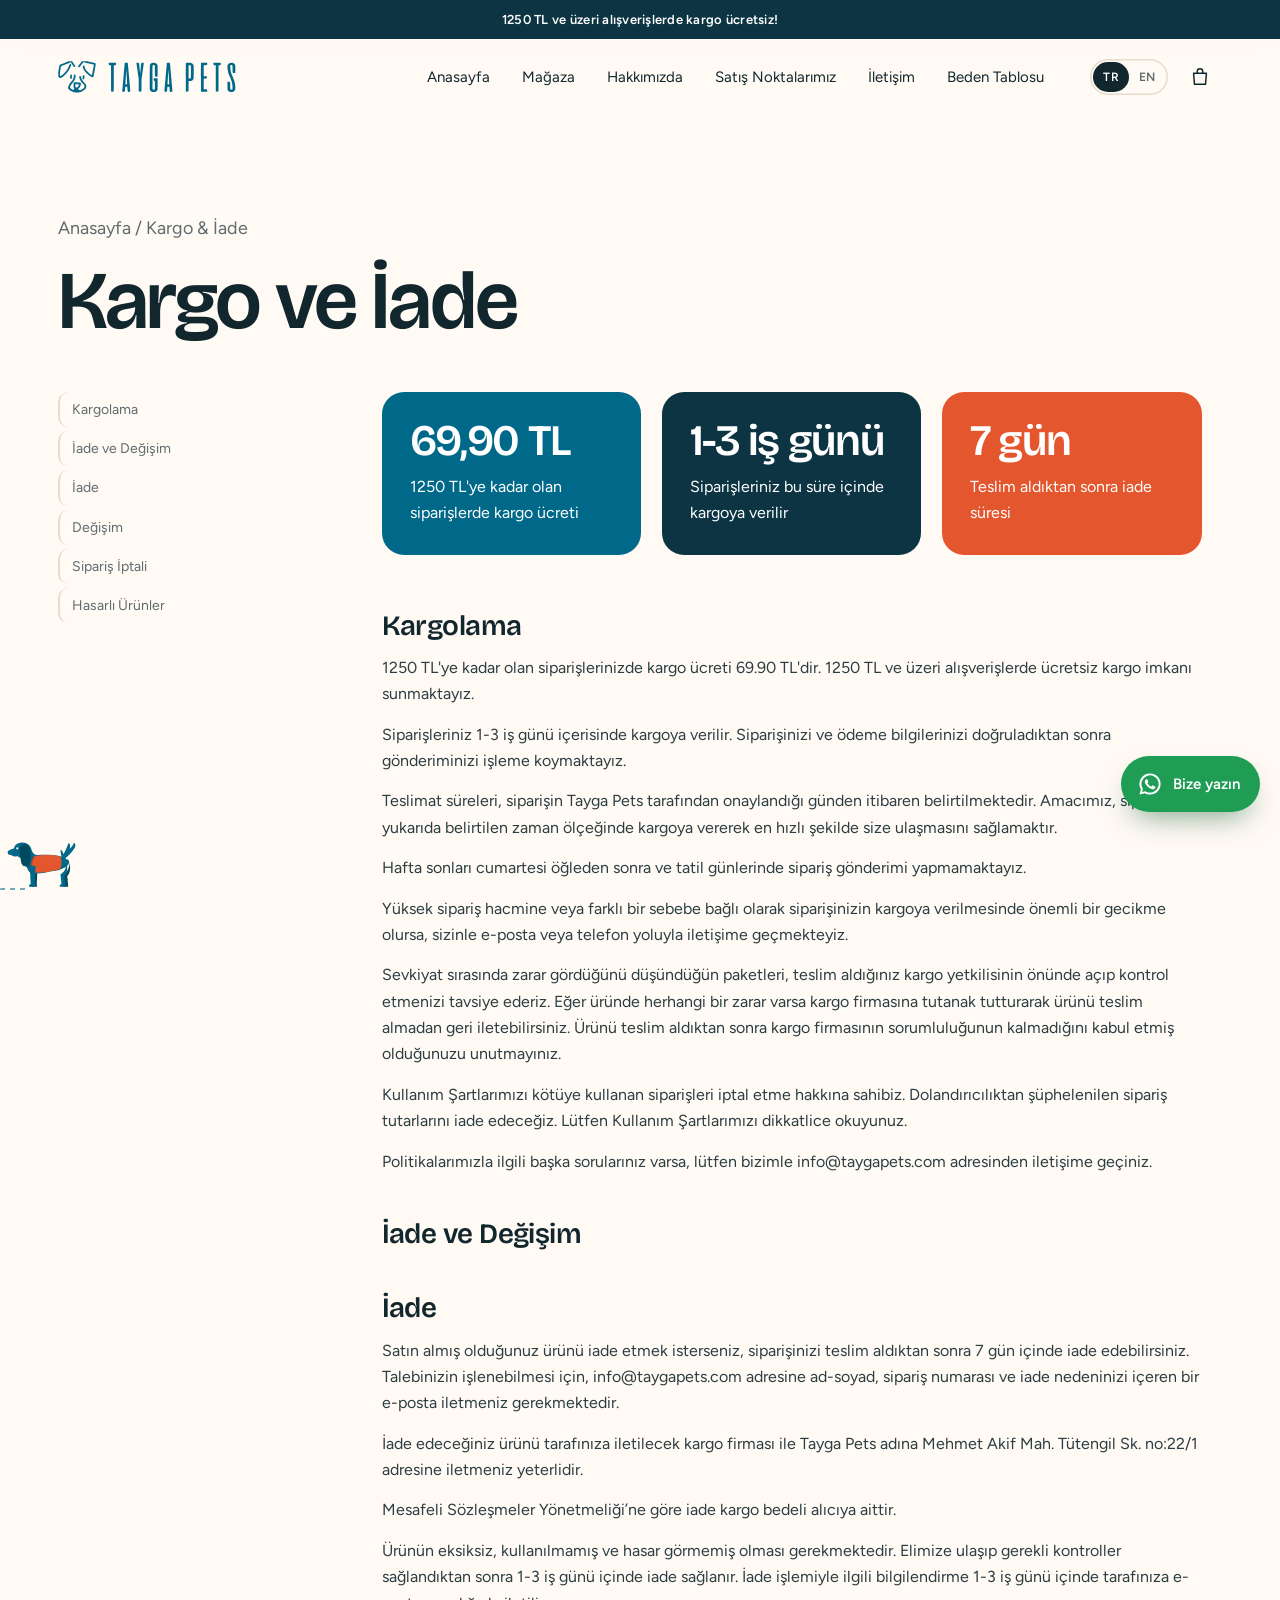
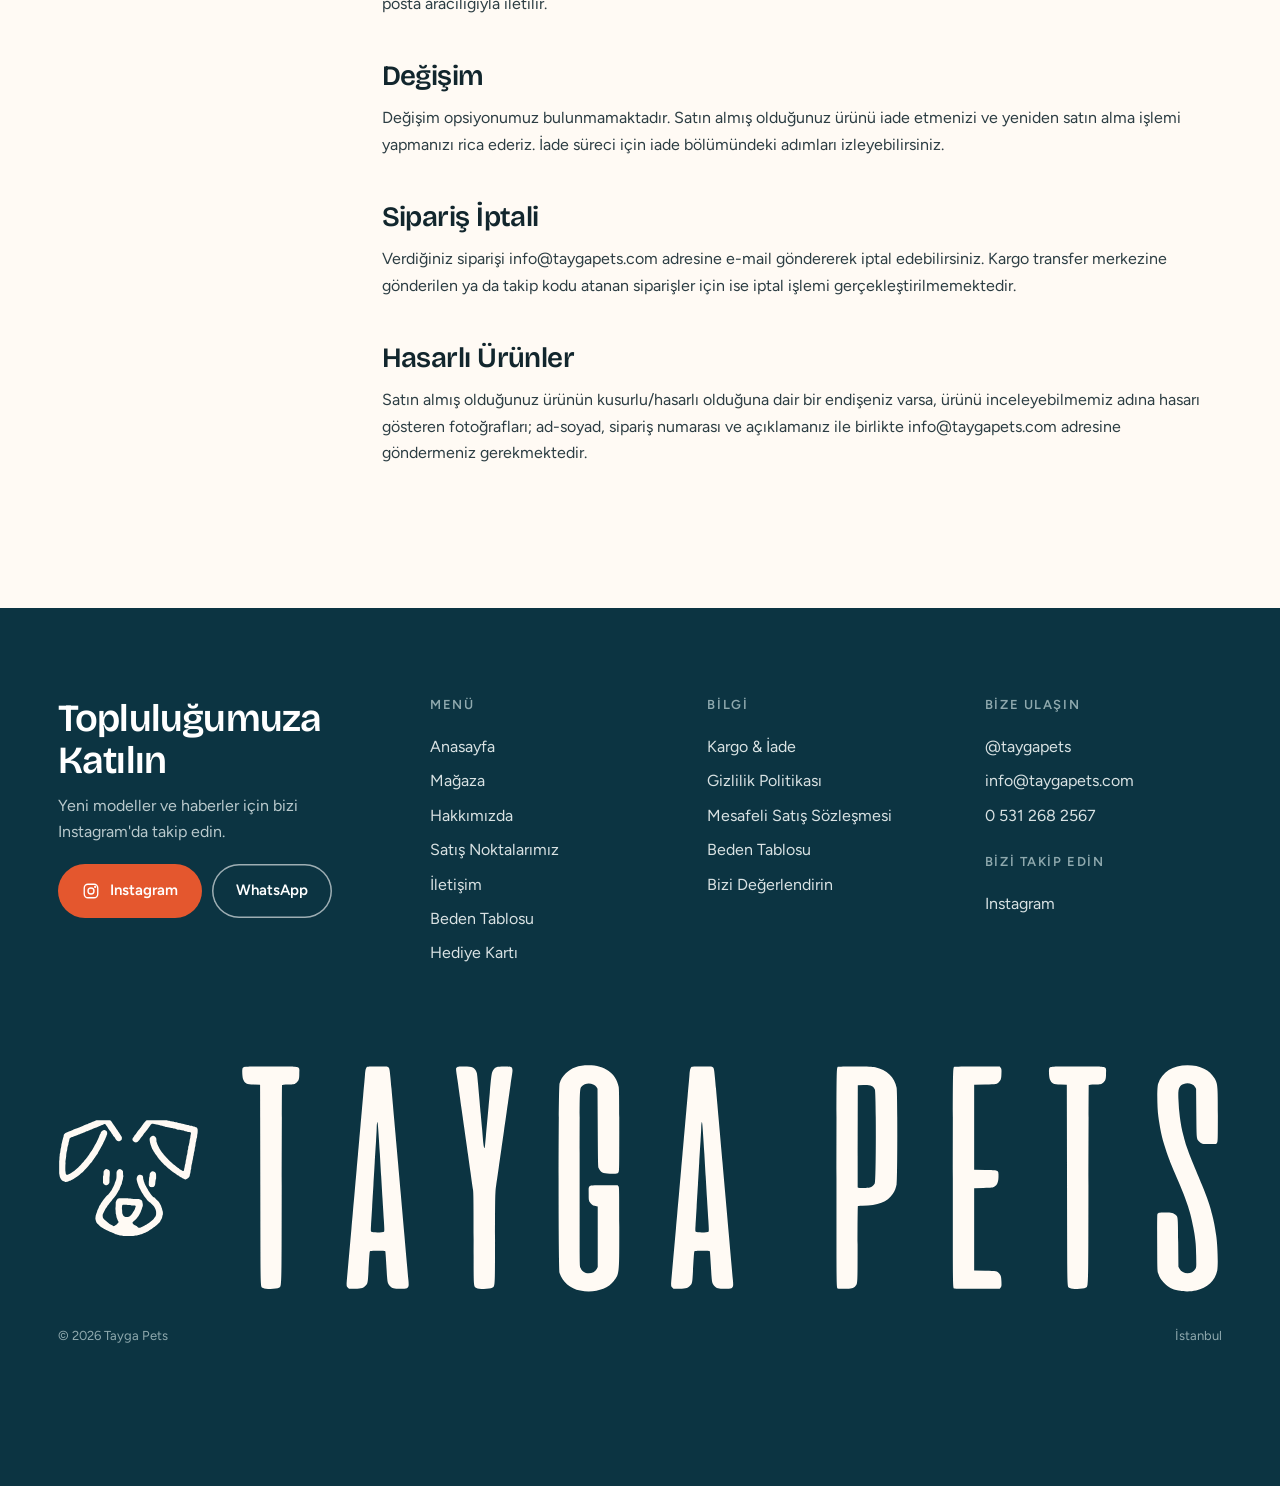
<file: kargo-iade.html>
<!doctype html>
<html lang="tr">
<head>
<meta charset="utf-8">
<meta name="viewport" content="width=device-width, initial-scale=1, viewport-fit=cover">
<title>Kargo &amp; İade · Tayga Pets</title>
<meta name="description" content="Tayga Pets: köpekler için nakışlı sweatshirtler.">
<link rel="icon" href="icon.png">
<link rel="apple-touch-icon" href="icon.png">
<meta property="og:site_name" content="Tayga Pets">
<meta property="og:title" content="Kargo &amp; İade · Tayga Pets">
<meta property="og:description" content="Tayga Pets: köpekler için nakışlı sweatshirtler.">
<meta property="og:image" content="https://taygapets.com/hi-1750.webp">
<meta property="og:type" content="website">
<meta name="theme-color" content="#fffaf4">
<link rel="preconnect" href="https://fonts.googleapis.com">
<link rel="preconnect" href="https://fonts.gstatic.com" crossorigin>
<link href="https://fonts.googleapis.com/css2?family=Bricolage+Grotesque:opsz,wght@12..96,500;12..96,600&family=Figtree:wght@400;500;600&display=swap" rel="stylesheet">
<link rel="stylesheet" href="style.css">
</head>
<body>
<a class="skip" href="#main">Ana İçeriğe Atla</a>
<p class="bar"><b>1250 TL ve üzeri alışverişlerde kargo ücretsiz!</b></p>
<header class="top">
  <div class="wrap top-in">
    <a class="logo" href="index.html" aria-label="Tayga Pets anasayfa"><svg class="logo-m" aria-hidden="true" xmlns="http://www.w3.org/2000/svg" viewBox="0 0 2987 2507" xmlns:c2pa="http://c2pa.org/manifest"><metadata><c2pa:manifest>[base64]/[base64]/Ky8738kIAAACAY2JvcqVjYWxnZnNoYTI1NmNwYWRNAAAAAAAAAAAAAAAAAGRoYXNoWCA8Nz4ki4CBLXhWkSf/RtUwE2SkbK+WMxrg50oVi7FyI2RuYW1lbmp1bWJmIG1hbmlmZXN0amV4Y2x1c2lvbnOBomVzdGFydBh/[base64]/[base64]/[base64]/3cyjxFA3Qo5S46fX0/ihY0VZ7mfb9KF703t5OjWDBWMA4GA1UdDwEB/wQEAwIHgDAVBgNVHSUEDjAMBgorBgEEAYPoXgIBMAwGA1UdEwEB/wQCMAAwHwYDVR0jBBgwFoAUzlHiBIFOZFsj+OPEz5o+nMHXXMIwCgYIKoZIzj0EAwMDZwAwZAIwMXMdFJ4BetLLVY7ORuE9noqbbAZOZn/aArXyTwFAZfKrPzxF2vPoJNf1+UCdg1XGAjBwX1zd9WGqYkqmL5SFqw1QySjr1zJfpJM9+1rdDwSPLMOPOjKuiXjoU/[base64]/343T7dY8rOn0obJ5u2Gse6RGCFdjsLszE/23PYOQZMzeZJrdxHAtCN0oseomE5mboYMs=</c2pa:manifest></metadata><path fill="currentColor" fill-rule="evenodd" d="M1409.0 2483.0C1387.7 2482.4 1385.3 2482.1 1363.0 2477.8C1350.1 2475.2 1336.1 2472.9 1332.0 2472.5C1318.9 2471.4 1312.9 2470.0 1299.2 2464.9C1289.9 2461.5 1280.3 2458.8 1268.1 2456.4C1248.5 2452.5 1244.5 2451.4 1231.5 2445.9C1226.5 2443.8 1216.7 2440.5 1209.5 2438.5C1198.5 2435.4 1192.4 2432.8 1169.0 2421.0C1148.0 2410.5 1138.4 2406.2 1128.4 2403.1C1121.2 2400.9 1109.3 2396.2 1101.9 2392.7C1094.5 2389.2 1084.9 2385.1 1080.5 2383.5C1069.2 2379.6 1050.7 2370.6 1035.5 2361.8C1028.3 2357.7 1018.2 2352.1 1013.0 2349.5C1001.1 2343.6 997.1 2341.2 957.0 2317.2C914.3 2291.6 908.4 2287.3 881.5 2262.5C875.5 2257.0 866.5 2249.0 861.5 2244.8C849.1 2234.3 825.1 2209.8 820.1 2202.5C817.3 2198.6 814.9 2193.2 812.9 2186.5C810.1 2177.2 807.4 2169.3 801.5 2153.0C798.4 2144.4 793.0 2114.5 793.0 2106.1C793.0 2102.4 793.9 2094.4 795.0 2088.3C796.1 2082.2 797.4 2070.9 798.0 2063.3C799.0 2048.8 800.8 2041.1 805.7 2030.4C807.1 2027.1 810.4 2018.0 813.0 2010.0C815.7 2002.0 819.6 1991.1 821.8 1985.8C824.5 1979.5 827.0 1970.9 829.0 1961.0C832.6 1943.4 835.2 1935.9 842.0 1923.9C844.8 1919.1 849.0 1910.7 851.4 1905.3C853.8 1899.9 857.8 1891.1 860.4 1885.8C862.9 1880.4 866.6 1871.2 868.6 1865.3C873.8 1849.8 876.8 1843.9 887.3 1828.9C892.5 1821.5 898.9 1811.7 901.7 1807.0C904.5 1802.3 909.5 1793.8 912.9 1788.0C916.3 1782.2 922.7 1773.2 927.1 1768.0C935.5 1758.2 941.2 1750.2 949.7 1736.5C952.4 1732.1 958.9 1722.8 964.1 1715.9C969.3 1709.0 976.0 1699.3 979.0 1694.5C982.6 1688.7 989.4 1680.4 998.8 1670.6C1006.6 1662.3 1016.1 1651.7 1019.8 1647.0C1028.6 1635.9 1039.0 1625.5 1052.2 1614.8C1058.0 1610.0 1066.4 1602.0 1070.7 1596.9C1075.0 1591.8 1082.7 1582.9 1087.9 1577.1C1098.2 1565.4 1104.1 1557.2 1111.9 1543.3C1117.2 1533.9 1119.2 1531.2 1132.0 1516.0C1137.4 1509.5 1141.0 1503.8 1146.9 1492.0C1151.2 1483.5 1160.8 1464.8 1168.3 1450.5C1177.3 1433.2 1183.2 1420.6 1185.9 1412.8C1188.1 1406.4 1191.7 1397.4 1194.0 1392.8C1200.2 1380.5 1202.9 1372.8 1205.6 1360.0C1207.5 1350.7 1209.1 1346.2 1214.0 1336.5C1219.3 1325.9 1224.5 1312.3 1232.5 1288.4C1233.8 1284.5 1235.6 1276.4 1236.4 1270.4C1237.2 1264.4 1238.7 1255.9 1239.6 1251.5C1241.1 1244.7 1241.4 1234.6 1241.9 1184.5C1242.6 1119.2 1242.5 1120.6 1249.7 1108.0C1269.6 1073.6 1301.8 1056.1 1326.7 1066.2C1349.9 1075.6 1366.7 1089.5 1374.5 1105.5C1379.2 1115.1 1380.0 1121.5 1380.0 1151.0C1380.0 1178.6 1380.6 1184.6 1384.6 1196.6C1388.2 1207.7 1388.6 1214.0 1386.0 1222.5C1381.5 1237.5 1381.0 1239.8 1380.0 1250.5C1378.9 1261.0 1373.9 1290.6 1372.1 1296.7C1371.6 1298.2 1369.2 1304.9 1366.7 1311.5C1361.7 1324.7 1358.0 1340.9 1355.6 1360.1C1353.7 1375.2 1352.3 1379.5 1343.7 1396.6C1340.1 1403.8 1334.8 1415.2 1332.0 1422.0C1329.2 1428.8 1323.5 1441.1 1319.4 1449.3C1313.3 1461.4 1311.2 1466.8 1308.5 1477.5C1304.6 1493.0 1304.1 1494.2 1295.4 1505.7C1282.2 1523.1 1278.5 1529.6 1272.1 1545.7C1268.1 1555.8 1249.8 1585.6 1239.1 1599.4C1228.0 1613.8 1213.8 1634.0 1207.3 1644.5C1199.0 1657.9 1194.1 1663.9 1177.5 1681.0C1161.8 1697.3 1153.9 1707.4 1147.1 1720.0C1140.5 1732.4 1135.3 1738.9 1118.0 1757.2C1106.1 1769.8 1096.9 1780.8 1084.4 1797.5C1075.0 1810.2 1064.2 1824.1 1060.3 1828.6C1051.6 1838.6 1048.7 1842.9 1042.1 1855.4C1035.6 1867.7 1031.6 1873.7 1020.0 1888.1C1013.7 1896.0 1009.4 1902.6 1006.2 1909.3C1003.6 1914.7 991.3 1939.5 978.9 1964.3C948.4 2025.4 948.0 2026.4 948.0 2052.6C948.0 2091.3 957.5 2111.5 987.5 2136.8C992.5 2141.0 1001.9 2149.3 1008.4 2155.3C1014.9 2161.3 1025.5 2170.1 1031.9 2174.9C1038.3 2179.8 1049.5 2189.2 1056.9 2195.9C1079.7 2216.6 1110.0 2237.1 1136.1 2249.2C1141.3 2251.7 1151.1 2257.4 1157.8 2261.9C1184.9 2280.4 1193.5 2278.8 1224.9 2250.2C1232.6 2243.1 1242.8 2234.9 1248.5 2231.2C1260.0 2223.9 1264.9 2219.5 1273.2 2209.1C1288.0 2190.7 1288.4 2182.8 1275.4 2162.6C1267.2 2149.8 1264.2 2143.7 1258.7 2127.5C1256.2 2120.3 1252.2 2109.5 1249.7 2103.4C1244.8 2091.3 1238.0 2062.8 1236.0 2046.0C1235.2 2039.5 1233.2 2031.7 1229.7 2021.5L1224.6 2006.5L1223.9 1974.5C1223.3 1946.6 1222.9 1941.1 1220.9 1931.5C1217.5 1915.5 1217.5 1888.3 1220.9 1872.5C1223.2 1862.2 1223.3 1858.7 1224.0 1814.5L1224.6 1767.5L1227.2 1760.0C1229.6 1753.2 1235.1 1739.2 1241.6 1723.5C1245.1 1714.9 1252.3 1705.6 1262.7 1696.3C1282.1 1678.9 1275.5 1679.8 1376.9 1680.3C1456.5 1680.6 1458.8 1680.6 1470.0 1682.8C1476.3 1684.0 1488.5 1685.5 1497.0 1686.0C1505.5 1686.5 1517.7 1687.9 1524.0 1689.0C1531.5 1690.4 1543.1 1691.4 1557.0 1692.0C1572.1 1692.6 1581.9 1693.5 1590.0 1695.1C1600.8 1697.2 1605.2 1697.4 1658.5 1698.0C1723.6 1698.7 1715.8 1697.7 1742.9 1709.4C1777.8 1724.5 1788.0 1737.2 1791.9 1770.5C1792.5 1775.5 1794.4 1784.9 1796.2 1791.5C1799.3 1803.1 1799.4 1804.2 1799.5 1823.5C1799.5 1845.6 1798.8 1849.4 1792.5 1861.9C1787.7 1871.6 1784.5 1881.2 1782.1 1893.2C1780.9 1899.1 1778.2 1908.2 1775.9 1913.7C1773.6 1919.1 1769.7 1930.0 1767.0 1938.0C1764.4 1946.0 1760.3 1957.0 1757.8 1962.5C1755.3 1968.0 1751.3 1977.0 1749.0 1982.5C1744.2 1993.8 1742.4 1997.3 1729.5 2019.0C1724.4 2027.5 1717.7 2039.2 1714.5 2045.0C1707.3 2058.0 1704.7 2062.1 1695.0 2074.0C1690.8 2079.2 1684.1 2088.2 1680.0 2094.0C1669.7 2108.6 1670.1 2108.3 1648.2 2130.3C1633.7 2144.9 1624.3 2153.3 1612.8 2162.1C1588.0 2181.1 1580.6 2190.4 1580.5 2203.0C1580.4 2219.4 1599.8 2241.5 1621.3 2249.6C1632.9 2253.9 1641.7 2258.7 1664.5 2272.6C1668.3 2274.9 1678.9 2282.3 1688.0 2289.1C1708.8 2304.4 1714.9 2307.5 1724.5 2307.4C1733.0 2307.3 1749.0 2302.3 1765.0 2294.8C1770.8 2292.1 1781.3 2287.8 1788.5 2285.3C1795.7 2282.8 1805.1 2278.7 1809.5 2276.0C1813.9 2273.4 1824.7 2267.6 1833.5 2263.2C1853.1 2253.5 1854.5 2252.7 1895.3 2228.2C1913.4 2217.4 1931.5 2205.8 1935.5 2202.5C1963.3 2179.9 1978.9 2166.9 1988.5 2158.3C1994.6 2152.9 2003.3 2145.6 2007.9 2142.1C2022.7 2130.8 2027.6 2124.8 2041.1 2101.6C2043.0 2098.4 2048.9 2091.0 2054.3 2085.2C2062.8 2076.1 2065.0 2073.0 2069.6 2063.5C2080.0 2042.1 2082.0 2030.7 2082.0 1993.7C2082.0 1963.2 2081.4 1958.7 2075.5 1943.0C2073.1 1936.5 2069.5 1925.0 2067.6 1917.4C2062.5 1897.6 2049.4 1871.4 2036.8 1855.8C2011.8 1824.6 1991.7 1803.8 1974.0 1790.7C1966.6 1785.2 1956.9 1777.7 1952.5 1774.0C1948.1 1770.4 1937.9 1761.9 1929.9 1755.2C1921.8 1748.5 1911.8 1739.3 1907.7 1734.8C1903.5 1730.2 1893.6 1719.4 1885.7 1710.7C1877.7 1702.0 1867.5 1689.7 1862.9 1683.2C1858.3 1676.8 1851.1 1667.1 1846.8 1661.7C1837.7 1650.3 1827.7 1635.6 1819.5 1621.5C1813.0 1610.4 1795.7 1584.4 1785.6 1570.5C1782.0 1565.5 1776.5 1556.5 1773.4 1550.5C1770.2 1544.5 1764.8 1534.5 1761.3 1528.3C1757.8 1522.1 1753.3 1513.1 1751.3 1508.3C1746.8 1497.0 1743.3 1490.1 1734.7 1475.5C1725.4 1459.7 1719.1 1446.2 1713.9 1431.0C1711.6 1424.1 1707.1 1412.0 1703.9 1403.9C1700.8 1395.9 1696.6 1384.2 1694.7 1377.9C1692.8 1371.7 1689.3 1361.5 1687.0 1355.5C1683.3 1345.7 1680.6 1336.5 1671.4 1301.0C1668.0 1288.2 1667.2 1271.6 1669.3 1259.5C1671.2 1248.8 1681.7 1218.8 1686.3 1211.1C1707.3 1175.6 1759.6 1169.7 1789.6 1199.5C1802.1 1211.9 1804.8 1220.1 1806.0 1249.0L1806.8 1268.5L1811.8 1283.5C1815.1 1293.4 1817.4 1302.4 1818.5 1309.9C1820.3 1322.4 1823.2 1331.4 1829.1 1343.1C1831.2 1347.4 1834.5 1356.4 1836.5 1363.1C1838.9 1371.6 1842.5 1380.6 1847.9 1391.5C1852.3 1400.3 1861.7 1419.5 1868.9 1434.1C1878.1 1452.9 1884.1 1463.8 1889.5 1471.3C1896.7 1481.5 1904.0 1493.9 1916.0 1516.1C1919.0 1521.7 1925.2 1531.5 1929.8 1537.9C1934.4 1544.3 1941.1 1554.0 1944.7 1559.5C1971.2 1600.3 2004.5 1641.2 2020.5 1652.5C2023.8 1654.8 2031.2 1659.1 2037.0 1662.0C2047.1 1667.1 2048.1 1667.9 2062.0 1682.3C2083.0 1704.0 2099.0 1720.0 2121.0 1741.5L2140.5 1760.5L2149.6 1776.0C2165.5 1803.0 2173.8 1818.3 2177.4 1826.8C2179.4 1831.3 2182.6 1838.3 2184.6 1842.3C2189.2 1851.4 2192.2 1859.4 2195.4 1870.8C2196.8 1875.7 2199.8 1884.4 2202.0 1890.1C2204.7 1896.9 2207.3 1906.9 2210.0 1920.1C2212.8 1934.1 2215.4 1943.9 2219.0 1953.4C2225.5 1971.1 2226.3 1976.7 2225.8 2002.9L2225.4 2024.5L2220.2 2039.5C2216.7 2049.8 2214.6 2058.0 2213.6 2065.6C2209.9 2092.0 2206.0 2106.2 2199.2 2117.2C2197.1 2120.7 2192.7 2127.7 2189.6 2132.8C2186.4 2138.0 2179.9 2150.1 2175.0 2159.8C2170.2 2169.6 2164.2 2180.2 2161.7 2183.5C2154.7 2192.7 2092.9 2251.2 2078.0 2262.8C2073.3 2266.4 2064.3 2273.5 2058.0 2278.5C2051.7 2283.6 2040.0 2292.5 2032.0 2298.3C2024.0 2304.1 2012.8 2312.7 2007.0 2317.4C2001.2 2322.1 1991.8 2328.7 1986.0 2332.1C1980.2 2335.6 1971.0 2341.4 1965.5 2345.0C1960.0 2348.6 1952.6 2353.4 1949.0 2355.5C1945.4 2357.6 1935.8 2363.7 1927.5 2369.1C1900.5 2386.5 1852.5 2410.8 1828.9 2418.9C1822.5 2421.1 1812.6 2425.4 1806.9 2428.4C1799.4 2432.4 1792.8 2434.9 1783.1 2437.5C1775.7 2439.5 1765.4 2443.1 1760.1 2445.4C1747.3 2451.1 1742.4 2452.7 1730.5 2454.5C1712.9 2457.3 1701.8 2460.1 1688.5 2465.0C1675.1 2470.0 1669.0 2471.4 1656.0 2472.5C1651.9 2472.9 1636.8 2475.5 1622.5 2478.3L1596.5 2483.5L1514.0 2483.6C1468.6 2483.6 1421.4 2483.4 1409.0 2483.0ZM1483.0 2078.7C1506.9 2070.6 1540.4 2049.2 1552.4 2034.3C1582.4 1997.1 1588.9 1988.1 1598.2 1970.5C1602.3 1962.8 1608.6 1952.2 1612.2 1947.0C1623.2 1931.1 1628.3 1919.8 1634.5 1897.7C1636.5 1890.7 1640.4 1879.2 1643.2 1872.2C1651.6 1851.4 1651.0 1844.6 1640.3 1839.3L1634.5 1836.5L1599.0 1835.9L1563.5 1835.4L1548.0 1830.0L1532.5 1824.5L1480.0 1823.9C1432.0 1823.4 1426.5 1823.1 1416.0 1821.2C1392.7 1816.8 1378.6 1817.3 1369.7 1823.0C1363.5 1826.9 1361.1 1832.3 1359.9 1845.2C1359.4 1850.9 1358.3 1861.6 1357.4 1869.0C1355.2 1886.8 1355.9 1911.1 1359.0 1926.0C1360.8 1934.6 1361.3 1941.7 1362.0 1965.5C1362.8 1996.8 1363.2 1999.1 1369.6 2013.6C1371.0 2016.9 1374.0 2024.2 1376.1 2030.0C1383.7 2050.3 1396.6 2064.3 1417.5 2074.7C1430.0 2081.0 1436.0 2082.0 1458.5 2081.6C1473.6 2081.3 1476.3 2081.0 1483.0 2078.7ZM1971.3 1444.5C1955.0 1440.9 1935.0 1423.9 1929.9 1409.5C1926.4 1399.6 1925.8 1389.9 1926.3 1353.3C1926.6 1322.1 1926.9 1317.4 1928.9 1308.0C1930.7 1299.5 1931.3 1292.5 1931.9 1271.5L1932.7 1245.5L1938.0 1230.0L1943.2 1214.5L1944.1 1195.0C1945.5 1159.9 1949.6 1147.1 1963.9 1132.9C1991.5 1105.6 2020.4 1103.6 2051.7 1126.8C2061.8 1134.3 2069.0 1142.5 2073.9 1151.9C2081.6 1166.8 2081.5 1165.9 2081.5 1217.0L2081.5 1262.5L2076.3 1277.5C2072.0 1289.9 2070.9 1294.5 2070.0 1304.0C2069.4 1310.3 2068.0 1320.2 2066.9 1326.0C2065.5 1333.3 2064.6 1343.6 2064.0 1359.5C2063.1 1385.3 2062.8 1386.9 2053.5 1409.0C2045.2 1428.5 2035.4 1439.5 2022.7 1443.6C2015.5 1445.9 1980.3 1446.6 1971.3 1444.5ZM1011.0 1404.5C1001.6 1401.9 984.8 1395.0 980.6 1392.1C974.9 1388.1 971.2 1383.0 964.1 1369.0C953.9 1349.0 954.5 1354.7 954.5 1282.0L954.5 1218.5L959.9 1203.0L965.3 1187.5L966.1 1154.0C966.9 1113.0 968.1 1107.4 979.4 1091.5C990.6 1075.9 1005.8 1065.1 1019.7 1063.0C1033.7 1060.8 1042.5 1063.1 1066.3 1075.3C1088.2 1086.4 1093.2 1092.4 1097.8 1112.5C1100.8 1125.7 1098.7 1201.1 1094.9 1218.0C1092.9 1226.9 1092.7 1231.3 1092.1 1287.0C1091.3 1357.9 1091.9 1354.7 1076.5 1375.5C1066.5 1389.0 1060.7 1393.2 1043.3 1399.6C1025.0 1406.3 1020.0 1407.1 1011.0 1404.5ZM159.5 1335.3C158.4 1335.0 152.8 1332.9 147.0 1330.5C141.2 1328.2 130.5 1324.4 123.3 1322.0C109.4 1317.6 100.2 1312.8 87.0 1303.0C73.7 1293.2 62.1 1276.8 48.9 1249.4C38.5 1227.8 37.1 1223.4 33.1 1200.0C31.4 1190.4 28.8 1175.5 27.3 1167.0L24.5 1151.5L24.5 1022.5L24.5 893.5L26.9 882.5C28.9 873.0 29.3 867.3 30.0 840.0C30.7 813.7 31.2 806.8 33.0 798.0C34.6 790.1 35.3 781.7 35.9 764.5L36.7 741.5L41.9 726.4C46.6 712.4 47.1 710.2 48.0 696.9C48.6 689.0 49.9 677.8 51.0 672.0C52.1 666.2 53.4 655.0 54.0 647.1C54.9 633.9 55.4 631.5 59.9 618.1C62.7 610.0 65.4 599.7 66.0 595.0C66.6 590.3 68.0 581.8 69.1 576.0C70.1 570.2 71.4 559.1 72.0 551.3C73.0 537.0 73.8 533.5 80.3 515.5C81.7 511.6 84.9 497.1 87.5 483.2C90.8 465.0 93.2 454.9 96.0 446.9C98.3 440.7 101.1 429.8 102.5 421.9C105.2 406.8 107.7 398.5 113.5 384.7C117.5 375.2 119.2 367.2 120.9 351.4C122.2 339.3 125.1 330.7 130.7 322.5C136.5 313.9 146.1 303.8 152.3 299.7C158.7 295.5 179.8 286.5 195.2 281.4C201.4 279.4 212.1 275.0 219.0 271.8C225.9 268.5 235.7 264.3 240.8 262.4C245.9 260.5 256.3 256.1 263.8 252.6C271.3 249.0 282.2 244.7 288.0 243.0C300.7 239.2 325.6 228.5 344.0 219.1C352.8 214.6 361.3 211.1 368.5 209.0C374.6 207.3 384.0 203.9 389.5 201.4C402.0 195.7 409.9 192.8 422.0 189.5C427.7 188.0 438.5 183.6 449.0 178.6C458.6 174.0 468.3 169.6 470.5 169.0C472.7 168.3 480.1 165.5 487.0 162.8C493.9 160.0 505.4 155.8 512.5 153.3C530.2 147.1 540.9 142.4 554.9 134.6C563.3 129.9 571.2 126.5 581.7 123.1C589.8 120.4 601.7 115.7 608.1 112.7C614.5 109.6 623.9 105.5 629.1 103.7C634.3 101.8 641.7 98.7 645.5 96.7C656.5 91.2 664.1 88.3 675.7 84.9C682.7 82.9 695.9 77.4 713.1 69.4C731.3 60.9 742.4 56.3 748.1 55.0C765.7 50.7 768.8 49.7 780.2 43.9C795.0 36.5 810.3 29.7 818.9 26.8L825.5 24.5L958.5 24.2C1040.9 24.0 1093.9 24.3 1097.8 24.9C1115.4 27.6 1127.1 38.9 1148.0 73.0C1152.5 80.4 1160.6 92.6 1166.0 100.0C1177.5 116.0 1188.9 132.9 1199.2 149.5C1203.3 156.1 1210.9 167.2 1216.1 174.2C1221.3 181.2 1229.5 192.9 1234.3 200.2C1239.1 207.5 1248.1 220.7 1254.1 229.5C1260.2 238.3 1268.9 251.9 1273.6 259.7C1278.2 267.5 1287.0 280.6 1293.2 288.8C1299.4 297.1 1306.9 308.0 1309.8 313.2C1312.7 318.3 1318.4 326.8 1322.6 332.0C1332.2 344.2 1348.6 369.6 1351.6 377.0C1357.6 391.7 1357.6 420.1 1351.7 432.9C1347.6 442.0 1328.1 458.8 1312.7 466.6C1302.8 471.7 1295.1 473.4 1285.5 472.7C1269.3 471.6 1257.3 465.3 1241.4 449.5C1229.3 437.6 1226.1 433.2 1215.0 413.5C1203.7 393.6 1198.7 386.7 1185.6 373.0C1178.1 365.3 1172.2 358.1 1170.0 354.2C1161.8 339.5 1156.6 331.0 1152.2 325.3C1149.6 321.9 1144.9 315.8 1141.8 311.8C1138.7 307.7 1133.6 299.7 1130.5 294.0C1123.7 281.5 1118.9 274.3 1109.4 262.5C1105.5 257.6 1099.7 249.4 1096.5 244.5C1093.3 239.6 1087.7 231.4 1083.9 226.5C1080.2 221.6 1072.3 209.2 1066.4 199.0C1056.0 181.0 1040.4 157.2 1029.0 142.0C1025.9 137.9 1020.5 130.3 1017.1 125.2C1003.4 105.2 997.2 103.4 973.5 112.9C966.9 115.6 957.6 118.9 952.9 120.4C948.2 121.8 938.8 125.7 931.9 129.1C918.3 135.8 905.0 141.4 886.1 148.5C879.3 151.0 868.0 155.7 860.9 159.0C853.9 162.3 843.4 166.6 837.8 168.5C832.1 170.5 821.6 175.0 814.5 178.5C806.9 182.3 796.9 186.2 790.5 188.0C784.5 189.8 773.0 194.2 765.0 198.0C757.0 201.7 746.0 206.2 740.5 208.0C735.0 209.8 726.0 213.3 720.5 215.8C715.0 218.2 706.2 221.8 701.0 223.7C695.8 225.6 685.9 229.8 679.1 233.1C672.3 236.3 660.9 240.8 653.9 243.0C646.9 245.2 636.1 249.3 630.0 252.0C623.9 254.7 613.0 258.8 605.7 261.1C598.4 263.4 589.1 266.9 585.0 269.0C562.7 280.2 535.4 292.1 525.7 294.9C514.0 298.3 506.5 301.2 495.5 306.7C491.7 308.7 484.3 311.8 479.1 313.7C473.9 315.5 464.5 319.6 458.1 322.6C451.7 325.7 442.4 329.7 437.5 331.5C432.6 333.3 422.9 337.4 416.0 340.5C407.6 344.4 399.1 347.4 390.1 349.6C370.0 354.6 355.0 360.4 320.0 376.5C313.6 379.4 304.2 383.0 299.0 384.5C286.2 388.1 278.2 391.3 267.6 397.3C248.6 408.0 243.7 416.2 240.5 442.8C238.7 457.3 237.4 462.4 231.9 476.3C224.3 495.3 222.0 505.7 221.1 524.0C220.3 540.2 220.2 540.7 215.8 552.5C213.3 559.1 210.0 568.8 208.5 574.0C207.0 579.2 204.9 585.7 203.8 588.4C200.4 597.2 199.0 605.2 198.0 621.5C197.5 630.3 196.3 641.1 195.5 645.5C194.6 649.9 193.2 658.5 192.4 664.5C191.4 671.8 189.2 680.4 186.0 690.0C182.1 701.6 180.9 706.8 180.0 716.0C179.4 722.3 178.0 732.2 176.9 738.0C175.3 745.8 174.6 755.2 174.0 775.0C173.3 797.5 172.8 803.2 170.7 813.0C169.3 819.3 167.9 827.9 167.5 832.0C166.8 840.0 163.4 862.8 159.4 885.1C156.5 901.5 156.3 913.1 158.7 929.7C160.4 941.5 160.4 942.4 158.5 955.2C155.3 976.7 155.5 1099.4 158.7 1115.5C159.9 1121.5 161.4 1131.7 162.0 1138.0C165.2 1172.2 176.7 1186.7 197.7 1183.0C209.9 1180.9 240.0 1167.3 259.0 1155.2C266.4 1150.5 278.6 1142.9 286.0 1138.4C310.6 1123.4 324.4 1114.2 333.5 1106.9C338.4 1102.9 347.9 1095.8 354.5 1091.0C375.7 1075.9 395.1 1059.6 409.5 1045.0C417.2 1037.2 428.2 1026.7 434.0 1021.5C458.4 999.8 486.4 971.0 493.8 959.8C499.0 952.1 503.6 946.8 510.2 940.8C537.5 916.0 541.1 911.9 556.9 887.5C562.0 879.6 568.2 871.8 575.1 864.5C580.9 858.5 589.7 848.1 594.7 841.5C599.7 834.9 606.3 826.6 609.5 823.0C612.6 819.4 619.2 810.9 624.0 804.0C628.9 797.1 636.5 787.2 641.0 782.0C651.6 769.7 658.2 759.6 666.6 743.3C670.8 735.0 675.7 727.1 679.7 722.3C683.2 718.0 688.8 711.2 692.1 707.2C695.4 703.1 701.6 693.9 705.9 686.7C710.2 679.4 722.0 660.7 732.1 645.0C749.9 617.4 753.6 610.6 774.5 569.0C780.6 556.8 787.5 544.8 792.9 537.0C803.4 522.0 806.9 515.9 810.8 506.0C814.8 496.1 831.4 462.1 838.4 449.5C841.5 444.0 845.4 435.9 847.1 431.6C848.8 427.2 853.5 416.9 857.7 408.7C861.8 400.4 866.9 388.4 869.0 382.1C875.7 361.8 888.2 333.3 896.0 320.5C902.8 309.4 905.0 304.3 907.6 293.2C909.0 287.3 911.5 279.8 913.1 276.5C922.8 256.7 959.2 231.1 977.5 231.0C984.0 231.0 988.4 232.3 1000.3 237.6C1030.5 251.2 1041.9 266.8 1043.7 297.0C1044.7 315.6 1042.4 326.7 1033.1 347.0C1030.5 352.8 1027.3 361.2 1026.0 365.7C1024.6 370.9 1021.4 378.1 1017.4 385.2C1013.8 391.4 1010.1 399.5 1009.0 403.2C1007.9 407.0 1006.1 413.3 1004.9 417.2C1003.8 421.2 1000.2 429.9 997.0 436.5C993.9 443.1 989.3 453.0 987.0 458.5C981.9 470.4 967.0 500.4 957.1 518.5C953.2 525.6 948.0 536.7 945.5 543.0C940.8 555.2 935.8 564.1 926.0 578.0C922.7 582.7 915.9 594.6 910.8 604.5C905.8 614.4 899.2 626.5 896.2 631.5C885.8 648.4 876.7 664.5 869.4 679.0C865.4 687.0 859.5 697.7 856.1 702.8C852.8 708.0 848.7 715.6 846.9 719.8C841.0 734.1 838.1 738.5 811.3 772.9C801.0 786.1 794.5 796.3 775.2 829.5C773.0 833.4 767.7 840.8 763.5 846.0C754.2 857.4 746.9 867.7 727.9 895.9C716.1 913.5 711.3 919.7 701.0 930.4C683.3 948.9 674.4 959.3 665.2 972.2C645.2 1000.4 618.9 1030.4 586.5 1061.7C576.6 1071.3 560.8 1087.1 551.5 1096.8C529.0 1120.2 513.2 1135.1 498.6 1146.8C491.9 1152.1 480.6 1162.1 473.5 1169.0C452.2 1189.6 439.9 1199.5 415.0 1216.0C408.1 1220.6 397.6 1227.9 391.6 1232.3C381.8 1239.4 361.3 1253.1 329.0 1274.1C317.4 1281.6 283.5 1298.3 269.5 1303.5C264.6 1305.3 254.9 1309.4 248.0 1312.5C238.4 1316.9 230.8 1319.4 215.0 1323.5C203.7 1326.3 190.0 1330.3 184.5 1332.3C174.7 1335.9 166.2 1336.9 159.5 1335.3ZM2697.5 1281.4C2694.4 1280.5 2658.4 1263.7 2641.0 1254.9C2632.4 1250.6 2619.9 1243.2 2612.9 1238.3C2601.1 1230.1 2595.3 1226.5 2572.5 1213.8C2567.6 1211.0 2557.4 1204.8 2550.0 1200.0C2542.6 1195.2 2532.0 1188.8 2526.5 1185.9C2514.2 1179.4 2507.6 1175.1 2493.5 1164.1C2487.4 1159.4 2477.3 1152.3 2471.0 1148.3C2464.7 1144.4 2454.1 1136.8 2447.5 1131.5C2440.9 1126.1 2421.3 1111.0 2403.8 1097.9C2386.4 1084.8 2366.8 1069.2 2360.3 1063.2C2353.8 1057.2 2343.7 1048.5 2337.8 1043.8C2331.9 1039.1 2318.7 1027.2 2308.3 1017.2C2298.0 1007.3 2286.1 996.4 2282.0 992.9C2258.3 973.0 2199.2 914.4 2187.6 899.5C2183.7 894.5 2176.7 886.2 2171.9 881.0C2159.9 867.9 2142.2 846.3 2134.5 835.5C2131.0 830.5 2123.4 821.2 2117.7 814.7C2110.7 806.8 2105.1 799.3 2100.9 791.9C2089.7 772.6 2083.5 763.8 2073.6 753.1C2068.1 747.2 2061.1 738.2 2057.3 732.1C2053.6 726.3 2046.7 715.4 2041.9 708.0C2037.2 700.6 2029.6 687.3 2025.1 678.5C2020.3 668.9 2014.2 658.7 2009.9 653.0C2006.0 647.8 2001.5 640.9 1999.9 637.7C1996.6 631.2 1986.7 604.4 1981.3 587.5C1979.4 581.5 1975.1 570.1 1971.9 562.3C1968.6 554.4 1965.0 543.9 1963.9 538.8C1960.4 523.0 1959.3 518.9 1955.1 507.0C1952.0 498.0 1950.8 493.0 1950.0 484.0C1949.4 477.7 1947.9 467.6 1946.7 461.5C1943.6 445.3 1943.6 418.2 1946.8 409.2C1950.9 397.7 1962.7 380.7 1971.2 374.2C1992.4 358.1 2009.2 352.3 2023.5 356.5C2043.1 362.2 2071.0 382.9 2078.7 397.5C2085.8 410.9 2087.1 418.5 2088.0 449.0C2088.9 478.2 2088.9 478.4 2095.1 494.7C2097.2 500.3 2100.3 510.2 2101.9 516.7C2105.8 532.2 2106.4 533.6 2115.9 553.3C2120.4 562.5 2124.0 570.2 2124.0 570.4C2124.0 570.7 2126.4 575.3 2129.3 580.7C2132.2 586.1 2136.6 594.8 2139.0 600.0C2144.3 611.4 2158.8 637.6 2165.5 648.0C2182.4 674.4 2198.9 698.4 2208.5 710.5C2214.6 718.2 2220.7 725.9 2222.1 727.6C2223.4 729.3 2227.6 734.3 2231.3 738.6C2235.1 742.9 2241.5 751.6 2245.7 757.9C2251.2 766.3 2257.6 773.9 2270.5 787.4C2280.0 797.3 2290.6 809.0 2293.9 813.3C2297.3 817.5 2303.3 824.1 2307.2 827.8C2326.4 845.7 2336.0 855.4 2344.7 865.5C2349.9 871.5 2359.0 880.5 2364.9 885.3C2370.7 890.2 2381.1 899.7 2388.0 906.4C2423.3 940.8 2450.3 964.6 2469.0 978.0C2474.2 981.8 2482.8 988.5 2488.0 993.0C2493.2 997.5 2501.1 1003.7 2505.5 1006.8C2509.9 1009.8 2520.0 1017.1 2528.0 1023.0C2536.0 1028.9 2547.0 1036.8 2552.5 1040.5C2558.0 1044.3 2565.9 1049.9 2570.0 1053.0C2590.0 1068.0 2641.1 1099.0 2650.9 1102.0C2667.2 1107.1 2673.6 1098.1 2676.0 1066.4C2676.9 1054.0 2677.6 1051.1 2682.0 1038.1C2685.9 1026.3 2687.1 1021.3 2688.0 1012.0C2689.5 996.3 2694.7 969.0 2697.7 960.5C2704.7 941.0 2705.1 939.1 2706.1 921.5C2707.3 898.8 2712.3 871.5 2718.4 853.7C2722.7 841.3 2723.0 839.5 2724.0 824.7C2725.1 806.7 2729.9 779.2 2733.7 768.5C2739.3 752.9 2740.9 746.8 2742.4 736.4C2743.2 730.4 2744.6 721.9 2745.5 717.5C2746.4 713.1 2747.5 701.0 2748.0 690.7C2748.9 672.9 2749.1 671.4 2752.5 661.7C2761.8 635.4 2761.2 638.4 2762.0 615.5C2762.9 592.5 2763.5 589.3 2770.9 569.8C2776.2 555.9 2776.8 553.4 2778.0 539.5C2778.9 529.6 2780.0 525.0 2784.0 512.9C2788.7 499.0 2789.0 497.5 2790.0 482.4C2790.5 473.7 2791.7 462.9 2792.5 458.5C2793.4 454.1 2795.0 444.9 2796.1 438.0C2797.2 431.1 2799.6 421.0 2801.5 415.5C2806.3 401.5 2807.0 397.5 2808.0 380.3C2809.0 363.8 2814.2 333.3 2818.7 318.2C2822.0 306.9 2822.8 295.5 2820.6 291.2C2817.1 284.4 2803.5 279.4 2781.9 277.0C2763.6 275.0 2759.0 274.0 2745.2 268.9C2735.9 265.5 2726.3 262.8 2714.1 260.4C2703.6 258.4 2690.7 255.0 2682.0 252.0C2670.5 248.1 2665.2 246.9 2656.5 246.0C2635.4 243.9 2616.3 240.1 2599.5 234.5C2586.5 230.1 2581.4 228.9 2572.0 228.0C2549.7 225.8 2530.4 221.4 2514.8 215.1C2497.6 208.1 2486.1 205.5 2464.6 204.0C2452.0 203.1 2449.4 202.5 2436.1 198.1C2426.6 194.8 2417.7 192.6 2410.5 191.6C2384.5 187.9 2366.3 184.2 2356.6 180.5C2339.5 174.1 2321.4 170.1 2300.0 168.0C2290.7 167.1 2285.7 166.0 2274.0 162.0C2266.0 159.2 2254.8 156.1 2249.1 155.0C2243.4 153.8 2231.0 150.5 2221.6 147.5C2202.3 141.4 2195.8 139.8 2182.0 137.6C2176.8 136.8 2166.9 134.2 2160.0 132.0C2153.1 129.8 2143.2 127.3 2138.0 126.4C2132.8 125.6 2122.4 123.8 2115.0 122.6C2107.6 121.3 2098.1 119.6 2094.0 119.0C2089.9 118.3 2078.1 115.4 2067.9 112.5C2044.9 105.9 2033.5 103.5 2015.1 101.4C1989.6 98.5 1986.5 99.8 1972.2 119.0C1967.2 125.9 1958.5 137.1 1953.0 144.0C1942.6 157.0 1933.7 168.7 1918.6 189.3C1913.7 196.0 1906.7 205.3 1903.0 210.0C1899.3 214.7 1894.0 221.9 1891.2 226.1C1888.4 230.3 1882.6 237.9 1878.3 243.1C1874.0 248.3 1864.6 259.9 1857.5 269.0C1850.3 278.1 1841.1 289.4 1836.8 294.3C1828.6 303.6 1815.6 322.5 1804.7 340.6C1796.5 354.4 1792.7 359.3 1776.4 377.0C1761.5 393.5 1758.1 397.8 1740.5 424.0C1721.9 451.6 1697.2 479.5 1684.5 487.2C1668.3 497.0 1646.5 499.6 1629.5 493.7C1607.8 486.1 1587.7 466.8 1581.1 447.3C1575.2 429.6 1580.5 412.8 1600.2 386.8C1605.7 379.7 1612.2 369.6 1615.4 363.4C1619.8 354.8 1623.4 349.7 1632.6 339.0C1639.0 331.6 1647.2 322.1 1650.7 318.0C1656.5 311.3 1666.1 297.5 1680.5 275.0C1683.2 270.9 1689.5 262.8 1694.6 257.0C1718.1 230.5 1741.4 201.5 1750.4 187.8C1754.4 181.6 1760.8 172.6 1764.6 167.9C1768.4 163.2 1777.6 150.6 1785.0 140.0C1792.4 129.3 1802.7 115.1 1807.8 108.3C1812.9 101.5 1819.9 91.5 1823.3 86.2C1833.4 70.6 1862.8 37.0 1871.4 31.1C1881.8 23.9 1862.5 24.5 2098.0 24.5L2309.5 24.5L2323.1 29.3C2332.4 32.5 2340.7 34.7 2349.1 36.0C2357.3 37.2 2365.7 39.4 2374.0 42.3C2385.9 46.6 2415.0 52.2 2436.5 54.5C2439.8 54.8 2449.0 57.3 2457.0 60.0C2471.1 64.8 2485.8 67.9 2513.0 71.6C2519.9 72.6 2528.5 74.8 2538.0 78.1C2552.0 82.9 2572.5 87.3 2593.0 90.0C2597.8 90.7 2607.7 93.2 2616.0 96.0C2627.6 99.9 2632.8 101.1 2642.0 102.0C2657.3 103.5 2676.1 107.3 2685.7 110.9C2690.0 112.5 2697.2 115.2 2701.8 116.9C2713.2 121.2 2731.9 124.8 2748.9 126.0C2764.0 127.1 2767.0 127.9 2788.6 136.3C2797.0 139.7 2807.4 142.1 2826.0 145.0C2830.1 145.7 2839.6 147.9 2847.0 150.0C2854.4 152.1 2865.9 155.0 2872.5 156.5C2879.1 158.0 2887.4 160.3 2891.0 161.7C2894.6 163.0 2903.8 165.7 2911.6 167.5C2932.7 172.6 2936.5 174.2 2943.5 181.4C2950.4 188.5 2958.1 201.4 2961.3 211.5C2965.0 223.2 2964.6 281.2 2960.7 303.0C2953.7 342.1 2952.8 348.1 2952.0 365.5C2951.1 384.9 2951.0 385.1 2942.1 409.6C2937.2 423.3 2935.3 433.2 2934.0 451.3C2933.1 464.0 2932.5 466.6 2928.0 479.9C2924.1 491.7 2922.9 496.7 2922.0 506.0C2921.4 512.3 2920.0 522.4 2918.9 528.4C2917.8 534.4 2916.5 546.9 2916.0 556.1C2915.1 572.5 2915.0 573.1 2910.1 587.7C2906.0 599.8 2904.8 605.1 2903.5 616.0C2902.7 623.4 2901.3 634.2 2900.5 640.0C2899.7 645.8 2898.6 656.0 2898.0 662.7C2897.0 674.6 2895.9 679.2 2889.7 696.5C2886.1 706.5 2881.2 734.0 2880.0 750.9C2879.1 764.1 2878.6 766.5 2874.0 779.9C2870.1 791.7 2868.9 796.7 2868.0 806.0C2867.4 812.3 2866.0 822.2 2865.0 828.0C2864.0 833.8 2862.6 843.0 2862.0 848.5C2861.2 855.6 2859.4 862.8 2855.9 873.2C2851.2 887.3 2850.9 888.7 2850.0 903.7C2848.8 923.7 2845.3 941.1 2838.5 961.5C2834.6 973.1 2832.8 980.3 2832.0 987.5C2831.4 993.0 2830.0 1002.5 2828.8 1008.5C2827.6 1015.4 2826.5 1026.8 2826.0 1039.0L2825.2 1058.5L2820.1 1073.6C2815.4 1087.5 2814.9 1089.8 2814.0 1102.9C2812.5 1123.5 2807.1 1152.4 2801.6 1168.3C2797.9 1179.1 2796.9 1183.7 2796.0 1193.5C2793.9 1217.1 2788.7 1226.6 2766.2 1248.1C2751.8 1261.8 2744.4 1267.1 2728.5 1275.1C2716.6 1281.1 2715.8 1281.4 2707.8 1281.6C2703.2 1281.8 2698.6 1281.6 2697.5 1281.4Z"/></svg><svg class="logo-w" aria-hidden="true" xmlns="http://www.w3.org/2000/svg" viewBox="0 0 2287 548" xmlns:c2pa="http://c2pa.org/manifest"><metadata><c2pa:manifest>[base64]/iNoIr0MAJ/W9EEN1QqyG5zSdYFGpp/7Mr6/[base64]/[base64]/[base64]/3cyjxFA3Qo5S46fX0/ihY0VZ7mfb9KF703t5OjWDBWMA4GA1UdDwEB/wQEAwIHgDAVBgNVHSUEDjAMBgorBgEEAYPoXgIBMAwGA1UdEwEB/wQCMAAwHwYDVR0jBBgwFoAUzlHiBIFOZFsj+OPEz5o+nMHXXMIwCgYIKoZIzj0EAwMDZwAwZAIwMXMdFJ4BetLLVY7ORuE9noqbbAZOZn/aArXyTwFAZfKrPzxF2vPoJNf1+UCdg1XGAjBwX1zd9WGqYkqmL5SFqw1QySjr1zJfpJM9+1rdDwSPLMOPOjKuiXjoU/[base64]</c2pa:manifest></metadata><path fill="currentColor" fill-rule="evenodd" d="M796.4 535.1C773.1 530.1 755.5 515.0 748.4 494.0C745.4 485.3 745.5 63.7 748.4 54.5C751.6 44.5 755.1 38.9 763.0 31.0C776.1 17.8 792.3 12.0 815.6 12.0C853.2 12.0 879.7 30.8 885.6 61.8C886.7 67.8 887.0 86.7 887.0 163.9C887.0 257.7 887.0 258.6 885.0 260.8C882.1 263.9 879.5 264.3 865.2 263.8C848.2 263.2 844.1 261.2 839.0 250.5C837.7 248.0 837.4 233.3 837.0 157.0L836.5 66.5L834.1 62.6C827.6 52.2 807.3 51.3 800.1 61.1C794.7 68.4 795.0 56.2 795.0 274.6C795.0 474.8 795.0 477.0 797.0 482.3C799.4 488.7 802.0 491.4 807.9 493.5C818.4 497.2 830.3 493.5 834.7 485.0L837.0 480.5L837.0 410.3L837.0 340.0L834.5 339.5C833.1 339.2 831.0 338.8 829.7 338.5C825.8 337.7 820.6 333.6 818.3 329.5C816.2 325.8 816.0 324.2 816.0 309.9C816.0 288.5 812.3 290.5 851.7 290.5L883.2 290.5L885.1 292.9C886.9 295.1 887.0 298.1 887.0 387.3C887.0 498.4 887.3 495.7 874.3 513.0C859.9 532.3 826.9 541.7 796.4 535.1ZM2184.5 535.0C2168.8 531.5 2161.9 527.9 2152.0 518.0C2144.2 510.2 2141.2 505.6 2137.7 495.5C2135.6 489.7 2135.5 487.8 2135.2 425.5C2135.0 390.3 2135.2 360.5 2135.5 359.3C2136.7 354.4 2138.2 354.0 2153.6 354.0C2169.0 354.0 2173.1 354.9 2177.8 359.3C2183.7 364.7 2183.5 362.7 2184.0 423.5L2184.5 479.6L2187.0 484.5C2193.9 498.1 2216.7 498.4 2223.8 485.0C2226.2 480.5 2226.2 480.4 2225.7 454.5C2225.3 429.6 2224.8 424.0 2221.4 401.5C2219.3 387.5 2212.9 358.8 2209.5 348.5C2208.8 346.3 2207.5 342.0 2206.5 339.0C2200.8 321.0 2195.3 306.8 2179.2 269.5C2172.4 253.6 2166.4 239.4 2165.9 238.0C2165.1 235.4 2163.7 231.7 2160.0 222.0C2158.2 217.4 2154.3 205.3 2150.0 191.5C2145.7 177.5 2140.9 153.7 2137.9 131.0C2134.9 108.9 2134.6 63.2 2137.4 55.0C2146.7 27.6 2171.3 12.1 2205.6 12.0C2234.9 12.0 2257.4 22.9 2268.3 42.5C2275.7 55.7 2276.0 58.7 2276.0 128.6C2276.0 188.9 2276.0 189.8 2273.9 192.4L2271.9 195.0L2256.9 195.0C2240.4 195.0 2237.2 194.1 2231.9 188.3C2226.6 182.6 2226.6 182.6 2226.0 122.5L2225.5 66.5L2223.1 62.6C2218.5 55.2 2206.8 52.1 2196.9 55.5C2186.0 59.4 2183.5 66.1 2184.4 89.5C2185.5 121.6 2189.7 152.4 2196.2 176.0C2197.3 180.1 2198.6 184.8 2199.0 186.5C2201.4 196.5 2209.5 218.6 2219.7 243.0C2223.2 251.5 2228.1 263.2 2230.5 269.0C2232.8 274.8 2236.5 283.6 2238.5 288.5C2247.5 310.0 2256.2 333.9 2259.0 344.5C2259.4 346.1 2260.9 351.8 2262.2 357.0C2266.9 374.9 2268.8 384.6 2272.0 406.0C2275.6 430.4 2277.0 477.0 2274.5 489.1C2269.6 512.2 2251.4 529.2 2225.3 535.0C2213.5 537.6 2196.0 537.6 2184.5 535.0ZM60.7 529.1C53.9 524.7 54.6 547.4 54.0 290.0L53.5 57.5L39.5 57.0C21.6 56.4 18.7 54.9 14.1 44.5C12.6 41.0 11.4 25.5 12.4 21.6C14.1 14.6 10.1 15.0 78.4 15.0C152.2 15.0 144.5 13.1 144.5 31.2C144.5 45.1 143.3 48.4 136.2 53.8C132.8 56.4 132.1 56.5 118.8 56.8C109.3 57.0 104.7 57.5 104.4 58.3C104.2 59.0 103.9 163.2 103.7 290.0C103.5 544.6 104.0 524.0 97.1 528.7C92.4 531.9 65.3 532.2 60.7 529.1ZM256.9 528.0C253.5 524.6 253.5 526.4 256.5 492.0C259.7 456.8 262.9 420.6 265.5 391.0C266.3 381.4 267.7 366.0 268.5 356.8C271.0 328.4 272.9 307.3 274.5 288.5C275.4 278.6 276.7 263.3 277.5 254.5C278.3 245.7 279.6 230.4 280.5 220.5C281.4 210.6 282.7 195.3 283.5 186.5C284.3 177.7 285.6 162.4 286.5 152.5C287.4 142.6 288.7 127.3 289.5 118.5C290.3 109.7 291.6 94.4 292.5 84.5C293.4 74.6 294.5 62.0 295.0 56.5C295.6 51.0 296.4 41.0 296.9 34.3C297.9 22.0 299.4 16.8 302.5 15.6C303.4 15.3 314.4 15.0 326.9 15.0C349.3 15.0 349.7 15.0 351.8 17.3C354.1 19.8 354.8 24.9 358.5 67.0C359.3 77.2 360.7 92.7 361.5 101.5C362.3 110.3 363.6 125.6 364.5 135.5C365.4 145.4 366.7 160.7 367.5 169.5C368.3 178.3 369.6 193.6 370.5 203.5C371.4 213.4 372.7 228.7 373.5 237.5C374.3 246.3 375.6 261.6 376.5 271.5C377.3 281.4 378.7 296.9 379.5 306.0C380.3 315.1 381.7 330.4 382.5 340.0C384.3 360.2 386.4 383.8 388.5 407.8C390.3 428.7 392.4 452.0 394.5 476.0C395.4 486.2 396.7 501.0 397.5 508.9C399.6 530.3 399.0 531.0 378.8 531.0C364.1 531.0 360.1 529.9 354.6 524.4C350.5 520.3 349.0 516.0 348.5 507.2C345.5 457.7 344.6 444.4 344.0 443.7C342.9 442.4 310.0 442.6 308.7 443.9C307.7 444.9 307.4 448.8 305.0 490.0C303.6 516.0 303.3 517.4 299.6 522.3C294.2 529.4 289.8 530.9 273.7 530.9L259.8 531.0L256.9 528.0ZM555.6 529.1C548.5 524.4 549.0 533.6 549.0 415.6C549.0 328.6 548.7 308.2 547.6 301.1C546.8 296.4 545.4 287.1 544.5 280.5C543.6 273.9 542.3 264.2 541.5 259.0C540.7 253.8 539.4 244.3 538.5 238.0C537.7 231.7 536.3 222.0 535.5 216.5C534.7 211.0 533.4 201.3 532.5 195.0C529.8 175.9 528.0 163.0 526.5 152.5C525.7 147.0 524.3 137.3 523.5 131.0C522.6 124.7 521.3 115.2 520.5 110.0C519.7 104.8 518.4 95.4 517.6 89.2C516.7 83.1 515.3 72.9 514.4 66.8C513.6 60.6 512.3 51.2 511.5 46.0C507.4 17.5 507.5 20.2 510.0 17.5C512.3 15.1 512.7 15.0 527.2 15.0C546.3 15.0 551.2 17.2 555.4 27.3C557.1 31.5 557.3 32.6 559.5 58.0C563.1 98.1 564.0 108.4 565.5 125.5C566.4 135.4 567.7 150.2 568.5 158.5C569.3 166.8 570.2 177.3 570.5 182.0C571.3 193.0 572.9 203.3 574.0 204.4C574.9 205.3 575.0 204.5 577.5 176.5C579.0 159.2 580.5 143.0 583.5 110.0C584.3 101.5 585.7 86.4 586.5 76.5C590.3 34.2 590.9 29.9 593.9 24.5C598.5 16.3 602.2 15.0 619.9 15.0C640.7 15.0 641.0 15.4 637.6 37.4C636.8 42.4 635.4 51.7 634.6 58.0C632.1 75.2 630.2 88.8 628.6 100.3C627.7 105.9 626.4 115.7 625.5 122.0C624.6 128.3 623.3 137.8 622.5 143.0C621.7 148.2 620.4 157.7 619.5 164.0C618.6 170.3 617.3 179.8 616.5 185.0C615.7 190.2 614.4 199.7 613.5 206.0C612.6 212.3 611.3 221.8 610.5 227.0C609.7 232.2 608.4 241.7 607.5 248.0C604.8 267.3 603.0 280.1 601.5 289.5C599.1 305.1 598.9 312.2 598.7 417.5C598.5 531.2 598.9 524.1 592.1 528.7C587.4 531.9 560.3 532.2 555.6 529.1ZM1009.9 528.0C1006.5 524.6 1006.5 526.4 1009.5 492.0C1012.7 456.8 1015.9 420.6 1018.5 391.0C1019.3 381.4 1020.7 366.0 1021.5 356.8C1024.0 328.4 1025.9 307.3 1027.5 288.5C1028.4 278.6 1029.7 263.3 1030.5 254.5C1031.3 245.7 1032.6 230.4 1033.5 220.5C1034.4 210.6 1035.7 195.3 1036.5 186.5C1037.3 177.7 1038.6 162.4 1039.5 152.5C1040.4 142.6 1041.7 127.3 1042.5 118.5C1043.3 109.7 1044.6 94.4 1045.5 84.5C1046.4 74.6 1047.5 62.0 1048.0 56.5C1048.6 51.0 1049.4 41.0 1049.9 34.3C1050.9 22.0 1052.4 16.8 1055.5 15.6C1056.4 15.3 1067.4 15.0 1079.9 15.0C1102.3 15.0 1102.7 15.0 1104.8 17.3C1107.1 19.8 1107.8 24.9 1111.5 67.0C1112.3 77.2 1113.7 92.7 1114.5 101.5C1115.3 110.3 1116.6 125.6 1117.5 135.5C1118.4 145.4 1119.7 160.7 1120.5 169.5C1122.1 188.0 1124.4 214.3 1126.6 238.5C1128.4 260.0 1130.6 284.3 1132.5 305.8C1133.3 315.0 1134.7 330.4 1135.5 340.0C1137.3 360.2 1139.4 383.8 1141.5 407.8C1143.3 428.7 1145.4 452.0 1147.5 476.0C1148.4 486.2 1149.7 501.0 1150.5 508.9C1152.6 530.3 1152.0 531.0 1131.8 531.0C1117.1 531.0 1113.1 529.9 1107.6 524.4C1103.5 520.3 1102.0 516.0 1101.5 507.2C1098.5 457.7 1097.6 444.4 1097.0 443.7C1095.9 442.4 1063.0 442.6 1061.7 443.9C1060.7 444.9 1060.4 448.8 1058.0 490.0C1056.6 516.0 1056.3 517.4 1052.6 522.3C1047.2 529.4 1042.8 530.9 1026.7 530.9L1012.8 531.0L1009.9 528.0ZM1394.4 530.2C1391.0 528.0 1391.0 528.3 1391.0 273.0C1391.0 17.7 1391.0 18.0 1394.4 15.8C1395.0 15.4 1412.6 15.0 1433.5 15.0C1467.6 15.0 1472.5 15.2 1480.9 17.0C1507.6 22.7 1526.0 40.2 1530.6 64.4C1532.7 75.0 1532.6 278.3 1530.6 288.5C1528.6 298.4 1526.7 303.2 1521.5 311.1C1509.0 329.8 1487.6 338.0 1450.9 338.0C1443.0 338.0 1441.1 338.3 1440.6 339.6C1440.3 340.5 1440.0 380.3 1440.0 428.1C1440.0 522.2 1440.2 518.9 1434.7 524.9C1430.1 529.9 1425.7 531.0 1410.0 531.0C1402.0 531.0 1395.0 530.6 1394.4 530.2ZM1664.4 530.2C1661.0 528.0 1661.0 528.3 1661.0 273.0C1661.0 17.7 1661.0 18.0 1664.4 15.8C1665.0 15.4 1689.0 15.0 1717.7 15.0L1769.9 15.0L1772.0 17.8C1774.0 20.3 1774.2 21.4 1773.8 32.0C1773.4 44.0 1772.6 46.5 1768.1 51.3C1763.5 56.4 1762.9 56.5 1736.0 57.0L1710.5 57.5L1710.5 156.0L1710.5 254.5L1736.8 255.0C1768.7 255.6 1767.0 254.8 1767.0 269.4C1767.0 283.3 1764.2 290.2 1757.0 294.4C1753.8 296.3 1751.4 296.5 1732.0 297.0L1710.5 297.5L1710.5 393.0L1710.5 488.5L1736.0 489.0C1762.9 489.5 1763.5 489.6 1768.1 494.7C1772.6 499.5 1773.4 502.0 1773.8 514.0C1774.2 524.6 1774.0 525.7 1772.0 528.2L1769.9 531.0L1717.7 531.0C1689.0 531.0 1665.0 530.6 1664.4 530.2ZM1932.7 529.1C1925.9 524.7 1926.6 547.4 1926.0 290.0L1925.5 57.5L1911.5 57.0C1893.6 56.4 1890.7 54.9 1886.1 44.5C1884.6 41.0 1883.4 25.5 1884.4 21.6C1886.1 14.6 1882.1 15.0 1950.4 15.0C2024.2 15.0 2016.5 13.1 2016.5 31.2C2016.5 45.1 2015.3 48.4 2008.2 53.8C2004.8 56.4 2004.1 56.5 1990.8 56.8C1981.3 57.0 1976.7 57.5 1976.4 58.3C1976.2 59.0 1975.9 163.2 1975.7 290.0C1975.5 544.6 1976.0 524.0 1969.1 528.7C1964.4 531.9 1937.3 532.2 1932.7 529.1ZM341.0 398.5C342.1 397.2 342.0 392.2 340.7 371.7C339.8 357.8 338.3 334.8 337.5 320.5C336.7 306.2 335.3 283.5 334.5 270.0C333.7 256.5 332.3 233.3 331.5 218.5C329.0 176.2 327.0 148.7 326.3 146.0L325.6 143.5L324.9 146.5C324.5 148.2 324.2 152.9 324.1 157.0C324.1 161.1 323.4 174.8 322.6 187.5C321.8 200.2 320.4 222.9 319.5 238.0C318.6 253.1 317.3 276.5 316.5 290.0C315.7 303.5 314.3 326.6 313.5 341.5C312.6 356.4 311.5 375.0 311.0 383.0C310.2 396.0 310.3 397.6 311.7 398.8C314.3 400.7 339.4 400.5 341.0 398.5ZM1094.0 398.5C1095.1 397.2 1095.0 392.2 1093.7 371.7C1092.8 357.8 1091.3 334.8 1090.5 320.5C1089.7 306.2 1088.3 283.5 1087.5 270.0C1086.7 256.5 1085.3 233.3 1084.5 218.5C1082.0 176.2 1080.0 148.7 1079.3 146.0L1078.6 143.5L1077.9 146.5C1077.5 148.2 1077.2 152.9 1077.1 157.0C1077.1 161.1 1076.4 174.8 1075.6 187.5C1074.8 200.2 1073.4 222.9 1072.5 238.0C1071.6 253.1 1070.3 276.5 1069.5 290.0C1068.7 303.5 1067.3 326.6 1066.5 341.5C1065.6 356.4 1064.5 375.0 1064.0 383.0C1063.2 396.0 1063.3 397.6 1064.7 398.8C1067.3 400.7 1092.4 400.5 1094.0 398.5ZM1468.2 296.0C1473.0 294.6 1477.6 290.7 1480.0 285.9C1483.1 280.0 1483.1 74.1 1480.1 68.2C1475.7 59.6 1470.8 57.8 1453.0 58.2L1440.5 58.5L1440.2 176.5C1440.1 241.4 1440.2 295.1 1440.5 295.8C1441.1 297.3 1462.7 297.5 1468.2 296.0Z"/></svg></a>
    <nav class="nav" aria-label="Ana menü"><a href="index.html">Anasayfa</a><a href="magaza.html">Mağaza</a><a href="hakkimizda.html">Hakkımızda</a><a href="satis-noktalarimiz.html">Satış Noktalarımız</a><a href="iletisim.html">İletişim</a><a href="beden-tablosu.html">Beden Tablosu</a></nav>
    <div class="tools">
      <div class="lang" role="group" aria-label="Dil / Language"><button type="button" data-lang="tr" aria-pressed="true">TR</button><button type="button" data-lang="en" aria-pressed="false">EN</button></div>
      <a class="icon-btn" href="https://www.shopier.com/taygapets" target="_blank" rel="noopener" aria-label="Shopier mağazamız"><svg viewBox="0 0 24 24"><path d="M5 8h14l-1 12H6L5 8Z"/><path d="M9 8V6a3 3 0 0 1 6 0v2"/></svg></a>
      <button class="icon-btn menu-btn" data-menu aria-expanded="false" aria-controls="drawer" aria-label="Menüyü aç"><svg viewBox="0 0 24 24"><path d="M4 8h16M4 16h16"/></svg></button>
    </div>
  </div>
</header>
<div class="drawer" id="drawer">
  <div class="drawer-head"><span class="logo"><svg class="logo-m" aria-hidden="true" xmlns="http://www.w3.org/2000/svg" viewBox="0 0 2987 2507" xmlns:c2pa="http://c2pa.org/manifest"><metadata><c2pa:manifest>[base64]/[base64]/Ky8738kIAAACAY2JvcqVjYWxnZnNoYTI1NmNwYWRNAAAAAAAAAAAAAAAAAGRoYXNoWCA8Nz4ki4CBLXhWkSf/RtUwE2SkbK+WMxrg50oVi7FyI2RuYW1lbmp1bWJmIG1hbmlmZXN0amV4Y2x1c2lvbnOBomVzdGFydBh/[base64]/[base64]/[base64]/3cyjxFA3Qo5S46fX0/ihY0VZ7mfb9KF703t5OjWDBWMA4GA1UdDwEB/wQEAwIHgDAVBgNVHSUEDjAMBgorBgEEAYPoXgIBMAwGA1UdEwEB/wQCMAAwHwYDVR0jBBgwFoAUzlHiBIFOZFsj+OPEz5o+nMHXXMIwCgYIKoZIzj0EAwMDZwAwZAIwMXMdFJ4BetLLVY7ORuE9noqbbAZOZn/aArXyTwFAZfKrPzxF2vPoJNf1+UCdg1XGAjBwX1zd9WGqYkqmL5SFqw1QySjr1zJfpJM9+1rdDwSPLMOPOjKuiXjoU/[base64]/343T7dY8rOn0obJ5u2Gse6RGCFdjsLszE/23PYOQZMzeZJrdxHAtCN0oseomE5mboYMs=</c2pa:manifest></metadata><path fill="currentColor" fill-rule="evenodd" d="M1409.0 2483.0C1387.7 2482.4 1385.3 2482.1 1363.0 2477.8C1350.1 2475.2 1336.1 2472.9 1332.0 2472.5C1318.9 2471.4 1312.9 2470.0 1299.2 2464.9C1289.9 2461.5 1280.3 2458.8 1268.1 2456.4C1248.5 2452.5 1244.5 2451.4 1231.5 2445.9C1226.5 2443.8 1216.7 2440.5 1209.5 2438.5C1198.5 2435.4 1192.4 2432.8 1169.0 2421.0C1148.0 2410.5 1138.4 2406.2 1128.4 2403.1C1121.2 2400.9 1109.3 2396.2 1101.9 2392.7C1094.5 2389.2 1084.9 2385.1 1080.5 2383.5C1069.2 2379.6 1050.7 2370.6 1035.5 2361.8C1028.3 2357.7 1018.2 2352.1 1013.0 2349.5C1001.1 2343.6 997.1 2341.2 957.0 2317.2C914.3 2291.6 908.4 2287.3 881.5 2262.5C875.5 2257.0 866.5 2249.0 861.5 2244.8C849.1 2234.3 825.1 2209.8 820.1 2202.5C817.3 2198.6 814.9 2193.2 812.9 2186.5C810.1 2177.2 807.4 2169.3 801.5 2153.0C798.4 2144.4 793.0 2114.5 793.0 2106.1C793.0 2102.4 793.9 2094.4 795.0 2088.3C796.1 2082.2 797.4 2070.9 798.0 2063.3C799.0 2048.8 800.8 2041.1 805.7 2030.4C807.1 2027.1 810.4 2018.0 813.0 2010.0C815.7 2002.0 819.6 1991.1 821.8 1985.8C824.5 1979.5 827.0 1970.9 829.0 1961.0C832.6 1943.4 835.2 1935.9 842.0 1923.9C844.8 1919.1 849.0 1910.7 851.4 1905.3C853.8 1899.9 857.8 1891.1 860.4 1885.8C862.9 1880.4 866.6 1871.2 868.6 1865.3C873.8 1849.8 876.8 1843.9 887.3 1828.9C892.5 1821.5 898.9 1811.7 901.7 1807.0C904.5 1802.3 909.5 1793.8 912.9 1788.0C916.3 1782.2 922.7 1773.2 927.1 1768.0C935.5 1758.2 941.2 1750.2 949.7 1736.5C952.4 1732.1 958.9 1722.8 964.1 1715.9C969.3 1709.0 976.0 1699.3 979.0 1694.5C982.6 1688.7 989.4 1680.4 998.8 1670.6C1006.6 1662.3 1016.1 1651.7 1019.8 1647.0C1028.6 1635.9 1039.0 1625.5 1052.2 1614.8C1058.0 1610.0 1066.4 1602.0 1070.7 1596.9C1075.0 1591.8 1082.7 1582.9 1087.9 1577.1C1098.2 1565.4 1104.1 1557.2 1111.9 1543.3C1117.2 1533.9 1119.2 1531.2 1132.0 1516.0C1137.4 1509.5 1141.0 1503.8 1146.9 1492.0C1151.2 1483.5 1160.8 1464.8 1168.3 1450.5C1177.3 1433.2 1183.2 1420.6 1185.9 1412.8C1188.1 1406.4 1191.7 1397.4 1194.0 1392.8C1200.2 1380.5 1202.9 1372.8 1205.6 1360.0C1207.5 1350.7 1209.1 1346.2 1214.0 1336.5C1219.3 1325.9 1224.5 1312.3 1232.5 1288.4C1233.8 1284.5 1235.6 1276.4 1236.4 1270.4C1237.2 1264.4 1238.7 1255.9 1239.6 1251.5C1241.1 1244.7 1241.4 1234.6 1241.9 1184.5C1242.6 1119.2 1242.5 1120.6 1249.7 1108.0C1269.6 1073.6 1301.8 1056.1 1326.7 1066.2C1349.9 1075.6 1366.7 1089.5 1374.5 1105.5C1379.2 1115.1 1380.0 1121.5 1380.0 1151.0C1380.0 1178.6 1380.6 1184.6 1384.6 1196.6C1388.2 1207.7 1388.6 1214.0 1386.0 1222.5C1381.5 1237.5 1381.0 1239.8 1380.0 1250.5C1378.9 1261.0 1373.9 1290.6 1372.1 1296.7C1371.6 1298.2 1369.2 1304.9 1366.7 1311.5C1361.7 1324.7 1358.0 1340.9 1355.6 1360.1C1353.7 1375.2 1352.3 1379.5 1343.7 1396.6C1340.1 1403.8 1334.8 1415.2 1332.0 1422.0C1329.2 1428.8 1323.5 1441.1 1319.4 1449.3C1313.3 1461.4 1311.2 1466.8 1308.5 1477.5C1304.6 1493.0 1304.1 1494.2 1295.4 1505.7C1282.2 1523.1 1278.5 1529.6 1272.1 1545.7C1268.1 1555.8 1249.8 1585.6 1239.1 1599.4C1228.0 1613.8 1213.8 1634.0 1207.3 1644.5C1199.0 1657.9 1194.1 1663.9 1177.5 1681.0C1161.8 1697.3 1153.9 1707.4 1147.1 1720.0C1140.5 1732.4 1135.3 1738.9 1118.0 1757.2C1106.1 1769.8 1096.9 1780.8 1084.4 1797.5C1075.0 1810.2 1064.2 1824.1 1060.3 1828.6C1051.6 1838.6 1048.7 1842.9 1042.1 1855.4C1035.6 1867.7 1031.6 1873.7 1020.0 1888.1C1013.7 1896.0 1009.4 1902.6 1006.2 1909.3C1003.6 1914.7 991.3 1939.5 978.9 1964.3C948.4 2025.4 948.0 2026.4 948.0 2052.6C948.0 2091.3 957.5 2111.5 987.5 2136.8C992.5 2141.0 1001.9 2149.3 1008.4 2155.3C1014.9 2161.3 1025.5 2170.1 1031.9 2174.9C1038.3 2179.8 1049.5 2189.2 1056.9 2195.9C1079.7 2216.6 1110.0 2237.1 1136.1 2249.2C1141.3 2251.7 1151.1 2257.4 1157.8 2261.9C1184.9 2280.4 1193.5 2278.8 1224.9 2250.2C1232.6 2243.1 1242.8 2234.9 1248.5 2231.2C1260.0 2223.9 1264.9 2219.5 1273.2 2209.1C1288.0 2190.7 1288.4 2182.8 1275.4 2162.6C1267.2 2149.8 1264.2 2143.7 1258.7 2127.5C1256.2 2120.3 1252.2 2109.5 1249.7 2103.4C1244.8 2091.3 1238.0 2062.8 1236.0 2046.0C1235.2 2039.5 1233.2 2031.7 1229.7 2021.5L1224.6 2006.5L1223.9 1974.5C1223.3 1946.6 1222.9 1941.1 1220.9 1931.5C1217.5 1915.5 1217.5 1888.3 1220.9 1872.5C1223.2 1862.2 1223.3 1858.7 1224.0 1814.5L1224.6 1767.5L1227.2 1760.0C1229.6 1753.2 1235.1 1739.2 1241.6 1723.5C1245.1 1714.9 1252.3 1705.6 1262.7 1696.3C1282.1 1678.9 1275.5 1679.8 1376.9 1680.3C1456.5 1680.6 1458.8 1680.6 1470.0 1682.8C1476.3 1684.0 1488.5 1685.5 1497.0 1686.0C1505.5 1686.5 1517.7 1687.9 1524.0 1689.0C1531.5 1690.4 1543.1 1691.4 1557.0 1692.0C1572.1 1692.6 1581.9 1693.5 1590.0 1695.1C1600.8 1697.2 1605.2 1697.4 1658.5 1698.0C1723.6 1698.7 1715.8 1697.7 1742.9 1709.4C1777.8 1724.5 1788.0 1737.2 1791.9 1770.5C1792.5 1775.5 1794.4 1784.9 1796.2 1791.5C1799.3 1803.1 1799.4 1804.2 1799.5 1823.5C1799.5 1845.6 1798.8 1849.4 1792.5 1861.9C1787.7 1871.6 1784.5 1881.2 1782.1 1893.2C1780.9 1899.1 1778.2 1908.2 1775.9 1913.7C1773.6 1919.1 1769.7 1930.0 1767.0 1938.0C1764.4 1946.0 1760.3 1957.0 1757.8 1962.5C1755.3 1968.0 1751.3 1977.0 1749.0 1982.5C1744.2 1993.8 1742.4 1997.3 1729.5 2019.0C1724.4 2027.5 1717.7 2039.2 1714.5 2045.0C1707.3 2058.0 1704.7 2062.1 1695.0 2074.0C1690.8 2079.2 1684.1 2088.2 1680.0 2094.0C1669.7 2108.6 1670.1 2108.3 1648.2 2130.3C1633.7 2144.9 1624.3 2153.3 1612.8 2162.1C1588.0 2181.1 1580.6 2190.4 1580.5 2203.0C1580.4 2219.4 1599.8 2241.5 1621.3 2249.6C1632.9 2253.9 1641.7 2258.7 1664.5 2272.6C1668.3 2274.9 1678.9 2282.3 1688.0 2289.1C1708.8 2304.4 1714.9 2307.5 1724.5 2307.4C1733.0 2307.3 1749.0 2302.3 1765.0 2294.8C1770.8 2292.1 1781.3 2287.8 1788.5 2285.3C1795.7 2282.8 1805.1 2278.7 1809.5 2276.0C1813.9 2273.4 1824.7 2267.6 1833.5 2263.2C1853.1 2253.5 1854.5 2252.7 1895.3 2228.2C1913.4 2217.4 1931.5 2205.8 1935.5 2202.5C1963.3 2179.9 1978.9 2166.9 1988.5 2158.3C1994.6 2152.9 2003.3 2145.6 2007.9 2142.1C2022.7 2130.8 2027.6 2124.8 2041.1 2101.6C2043.0 2098.4 2048.9 2091.0 2054.3 2085.2C2062.8 2076.1 2065.0 2073.0 2069.6 2063.5C2080.0 2042.1 2082.0 2030.7 2082.0 1993.7C2082.0 1963.2 2081.4 1958.7 2075.5 1943.0C2073.1 1936.5 2069.5 1925.0 2067.6 1917.4C2062.5 1897.6 2049.4 1871.4 2036.8 1855.8C2011.8 1824.6 1991.7 1803.8 1974.0 1790.7C1966.6 1785.2 1956.9 1777.7 1952.5 1774.0C1948.1 1770.4 1937.9 1761.9 1929.9 1755.2C1921.8 1748.5 1911.8 1739.3 1907.7 1734.8C1903.5 1730.2 1893.6 1719.4 1885.7 1710.7C1877.7 1702.0 1867.5 1689.7 1862.9 1683.2C1858.3 1676.8 1851.1 1667.1 1846.8 1661.7C1837.7 1650.3 1827.7 1635.6 1819.5 1621.5C1813.0 1610.4 1795.7 1584.4 1785.6 1570.5C1782.0 1565.5 1776.5 1556.5 1773.4 1550.5C1770.2 1544.5 1764.8 1534.5 1761.3 1528.3C1757.8 1522.1 1753.3 1513.1 1751.3 1508.3C1746.8 1497.0 1743.3 1490.1 1734.7 1475.5C1725.4 1459.7 1719.1 1446.2 1713.9 1431.0C1711.6 1424.1 1707.1 1412.0 1703.9 1403.9C1700.8 1395.9 1696.6 1384.2 1694.7 1377.9C1692.8 1371.7 1689.3 1361.5 1687.0 1355.5C1683.3 1345.7 1680.6 1336.5 1671.4 1301.0C1668.0 1288.2 1667.2 1271.6 1669.3 1259.5C1671.2 1248.8 1681.7 1218.8 1686.3 1211.1C1707.3 1175.6 1759.6 1169.7 1789.6 1199.5C1802.1 1211.9 1804.8 1220.1 1806.0 1249.0L1806.8 1268.5L1811.8 1283.5C1815.1 1293.4 1817.4 1302.4 1818.5 1309.9C1820.3 1322.4 1823.2 1331.4 1829.1 1343.1C1831.2 1347.4 1834.5 1356.4 1836.5 1363.1C1838.9 1371.6 1842.5 1380.6 1847.9 1391.5C1852.3 1400.3 1861.7 1419.5 1868.9 1434.1C1878.1 1452.9 1884.1 1463.8 1889.5 1471.3C1896.7 1481.5 1904.0 1493.9 1916.0 1516.1C1919.0 1521.7 1925.2 1531.5 1929.8 1537.9C1934.4 1544.3 1941.1 1554.0 1944.7 1559.5C1971.2 1600.3 2004.5 1641.2 2020.5 1652.5C2023.8 1654.8 2031.2 1659.1 2037.0 1662.0C2047.1 1667.1 2048.1 1667.9 2062.0 1682.3C2083.0 1704.0 2099.0 1720.0 2121.0 1741.5L2140.5 1760.5L2149.6 1776.0C2165.5 1803.0 2173.8 1818.3 2177.4 1826.8C2179.4 1831.3 2182.6 1838.3 2184.6 1842.3C2189.2 1851.4 2192.2 1859.4 2195.4 1870.8C2196.8 1875.7 2199.8 1884.4 2202.0 1890.1C2204.7 1896.9 2207.3 1906.9 2210.0 1920.1C2212.8 1934.1 2215.4 1943.9 2219.0 1953.4C2225.5 1971.1 2226.3 1976.7 2225.8 2002.9L2225.4 2024.5L2220.2 2039.5C2216.7 2049.8 2214.6 2058.0 2213.6 2065.6C2209.9 2092.0 2206.0 2106.2 2199.2 2117.2C2197.1 2120.7 2192.7 2127.7 2189.6 2132.8C2186.4 2138.0 2179.9 2150.1 2175.0 2159.8C2170.2 2169.6 2164.2 2180.2 2161.7 2183.5C2154.7 2192.7 2092.9 2251.2 2078.0 2262.8C2073.3 2266.4 2064.3 2273.5 2058.0 2278.5C2051.7 2283.6 2040.0 2292.5 2032.0 2298.3C2024.0 2304.1 2012.8 2312.7 2007.0 2317.4C2001.2 2322.1 1991.8 2328.7 1986.0 2332.1C1980.2 2335.6 1971.0 2341.4 1965.5 2345.0C1960.0 2348.6 1952.6 2353.4 1949.0 2355.5C1945.4 2357.6 1935.8 2363.7 1927.5 2369.1C1900.5 2386.5 1852.5 2410.8 1828.9 2418.9C1822.5 2421.1 1812.6 2425.4 1806.9 2428.4C1799.4 2432.4 1792.8 2434.9 1783.1 2437.5C1775.7 2439.5 1765.4 2443.1 1760.1 2445.4C1747.3 2451.1 1742.4 2452.7 1730.5 2454.5C1712.9 2457.3 1701.8 2460.1 1688.5 2465.0C1675.1 2470.0 1669.0 2471.4 1656.0 2472.5C1651.9 2472.9 1636.8 2475.5 1622.5 2478.3L1596.5 2483.5L1514.0 2483.6C1468.6 2483.6 1421.4 2483.4 1409.0 2483.0ZM1483.0 2078.7C1506.9 2070.6 1540.4 2049.2 1552.4 2034.3C1582.4 1997.1 1588.9 1988.1 1598.2 1970.5C1602.3 1962.8 1608.6 1952.2 1612.2 1947.0C1623.2 1931.1 1628.3 1919.8 1634.5 1897.7C1636.5 1890.7 1640.4 1879.2 1643.2 1872.2C1651.6 1851.4 1651.0 1844.6 1640.3 1839.3L1634.5 1836.5L1599.0 1835.9L1563.5 1835.4L1548.0 1830.0L1532.5 1824.5L1480.0 1823.9C1432.0 1823.4 1426.5 1823.1 1416.0 1821.2C1392.7 1816.8 1378.6 1817.3 1369.7 1823.0C1363.5 1826.9 1361.1 1832.3 1359.9 1845.2C1359.4 1850.9 1358.3 1861.6 1357.4 1869.0C1355.2 1886.8 1355.9 1911.1 1359.0 1926.0C1360.8 1934.6 1361.3 1941.7 1362.0 1965.5C1362.8 1996.8 1363.2 1999.1 1369.6 2013.6C1371.0 2016.9 1374.0 2024.2 1376.1 2030.0C1383.7 2050.3 1396.6 2064.3 1417.5 2074.7C1430.0 2081.0 1436.0 2082.0 1458.5 2081.6C1473.6 2081.3 1476.3 2081.0 1483.0 2078.7ZM1971.3 1444.5C1955.0 1440.9 1935.0 1423.9 1929.9 1409.5C1926.4 1399.6 1925.8 1389.9 1926.3 1353.3C1926.6 1322.1 1926.9 1317.4 1928.9 1308.0C1930.7 1299.5 1931.3 1292.5 1931.9 1271.5L1932.7 1245.5L1938.0 1230.0L1943.2 1214.5L1944.1 1195.0C1945.5 1159.9 1949.6 1147.1 1963.9 1132.9C1991.5 1105.6 2020.4 1103.6 2051.7 1126.8C2061.8 1134.3 2069.0 1142.5 2073.9 1151.9C2081.6 1166.8 2081.5 1165.9 2081.5 1217.0L2081.5 1262.5L2076.3 1277.5C2072.0 1289.9 2070.9 1294.5 2070.0 1304.0C2069.4 1310.3 2068.0 1320.2 2066.9 1326.0C2065.5 1333.3 2064.6 1343.6 2064.0 1359.5C2063.1 1385.3 2062.8 1386.9 2053.5 1409.0C2045.2 1428.5 2035.4 1439.5 2022.7 1443.6C2015.5 1445.9 1980.3 1446.6 1971.3 1444.5ZM1011.0 1404.5C1001.6 1401.9 984.8 1395.0 980.6 1392.1C974.9 1388.1 971.2 1383.0 964.1 1369.0C953.9 1349.0 954.5 1354.7 954.5 1282.0L954.5 1218.5L959.9 1203.0L965.3 1187.5L966.1 1154.0C966.9 1113.0 968.1 1107.4 979.4 1091.5C990.6 1075.9 1005.8 1065.1 1019.7 1063.0C1033.7 1060.8 1042.5 1063.1 1066.3 1075.3C1088.2 1086.4 1093.2 1092.4 1097.8 1112.5C1100.8 1125.7 1098.7 1201.1 1094.9 1218.0C1092.9 1226.9 1092.7 1231.3 1092.1 1287.0C1091.3 1357.9 1091.9 1354.7 1076.5 1375.5C1066.5 1389.0 1060.7 1393.2 1043.3 1399.6C1025.0 1406.3 1020.0 1407.1 1011.0 1404.5ZM159.5 1335.3C158.4 1335.0 152.8 1332.9 147.0 1330.5C141.2 1328.2 130.5 1324.4 123.3 1322.0C109.4 1317.6 100.2 1312.8 87.0 1303.0C73.7 1293.2 62.1 1276.8 48.9 1249.4C38.5 1227.8 37.1 1223.4 33.1 1200.0C31.4 1190.4 28.8 1175.5 27.3 1167.0L24.5 1151.5L24.5 1022.5L24.5 893.5L26.9 882.5C28.9 873.0 29.3 867.3 30.0 840.0C30.7 813.7 31.2 806.8 33.0 798.0C34.6 790.1 35.3 781.7 35.9 764.5L36.7 741.5L41.9 726.4C46.6 712.4 47.1 710.2 48.0 696.9C48.6 689.0 49.9 677.8 51.0 672.0C52.1 666.2 53.4 655.0 54.0 647.1C54.9 633.9 55.4 631.5 59.9 618.1C62.7 610.0 65.4 599.7 66.0 595.0C66.6 590.3 68.0 581.8 69.1 576.0C70.1 570.2 71.4 559.1 72.0 551.3C73.0 537.0 73.8 533.5 80.3 515.5C81.7 511.6 84.9 497.1 87.5 483.2C90.8 465.0 93.2 454.9 96.0 446.9C98.3 440.7 101.1 429.8 102.5 421.9C105.2 406.8 107.7 398.5 113.5 384.7C117.5 375.2 119.2 367.2 120.9 351.4C122.2 339.3 125.1 330.7 130.7 322.5C136.5 313.9 146.1 303.8 152.3 299.7C158.7 295.5 179.8 286.5 195.2 281.4C201.4 279.4 212.1 275.0 219.0 271.8C225.9 268.5 235.7 264.3 240.8 262.4C245.9 260.5 256.3 256.1 263.8 252.6C271.3 249.0 282.2 244.7 288.0 243.0C300.7 239.2 325.6 228.5 344.0 219.1C352.8 214.6 361.3 211.1 368.5 209.0C374.6 207.3 384.0 203.9 389.5 201.4C402.0 195.7 409.9 192.8 422.0 189.5C427.7 188.0 438.5 183.6 449.0 178.6C458.6 174.0 468.3 169.6 470.5 169.0C472.7 168.3 480.1 165.5 487.0 162.8C493.9 160.0 505.4 155.8 512.5 153.3C530.2 147.1 540.9 142.4 554.9 134.6C563.3 129.9 571.2 126.5 581.7 123.1C589.8 120.4 601.7 115.7 608.1 112.7C614.5 109.6 623.9 105.5 629.1 103.7C634.3 101.8 641.7 98.7 645.5 96.7C656.5 91.2 664.1 88.3 675.7 84.9C682.7 82.9 695.9 77.4 713.1 69.4C731.3 60.9 742.4 56.3 748.1 55.0C765.7 50.7 768.8 49.7 780.2 43.9C795.0 36.5 810.3 29.7 818.9 26.8L825.5 24.5L958.5 24.2C1040.9 24.0 1093.9 24.3 1097.8 24.9C1115.4 27.6 1127.1 38.9 1148.0 73.0C1152.5 80.4 1160.6 92.6 1166.0 100.0C1177.5 116.0 1188.9 132.9 1199.2 149.5C1203.3 156.1 1210.9 167.2 1216.1 174.2C1221.3 181.2 1229.5 192.9 1234.3 200.2C1239.1 207.5 1248.1 220.7 1254.1 229.5C1260.2 238.3 1268.9 251.9 1273.6 259.7C1278.2 267.5 1287.0 280.6 1293.2 288.8C1299.4 297.1 1306.9 308.0 1309.8 313.2C1312.7 318.3 1318.4 326.8 1322.6 332.0C1332.2 344.2 1348.6 369.6 1351.6 377.0C1357.6 391.7 1357.6 420.1 1351.7 432.9C1347.6 442.0 1328.1 458.8 1312.7 466.6C1302.8 471.7 1295.1 473.4 1285.5 472.7C1269.3 471.6 1257.3 465.3 1241.4 449.5C1229.3 437.6 1226.1 433.2 1215.0 413.5C1203.7 393.6 1198.7 386.7 1185.6 373.0C1178.1 365.3 1172.2 358.1 1170.0 354.2C1161.8 339.5 1156.6 331.0 1152.2 325.3C1149.6 321.9 1144.9 315.8 1141.8 311.8C1138.7 307.7 1133.6 299.7 1130.5 294.0C1123.7 281.5 1118.9 274.3 1109.4 262.5C1105.5 257.6 1099.7 249.4 1096.5 244.5C1093.3 239.6 1087.7 231.4 1083.9 226.5C1080.2 221.6 1072.3 209.2 1066.4 199.0C1056.0 181.0 1040.4 157.2 1029.0 142.0C1025.9 137.9 1020.5 130.3 1017.1 125.2C1003.4 105.2 997.2 103.4 973.5 112.9C966.9 115.6 957.6 118.9 952.9 120.4C948.2 121.8 938.8 125.7 931.9 129.1C918.3 135.8 905.0 141.4 886.1 148.5C879.3 151.0 868.0 155.7 860.9 159.0C853.9 162.3 843.4 166.6 837.8 168.5C832.1 170.5 821.6 175.0 814.5 178.5C806.9 182.3 796.9 186.2 790.5 188.0C784.5 189.8 773.0 194.2 765.0 198.0C757.0 201.7 746.0 206.2 740.5 208.0C735.0 209.8 726.0 213.3 720.5 215.8C715.0 218.2 706.2 221.8 701.0 223.7C695.8 225.6 685.9 229.8 679.1 233.1C672.3 236.3 660.9 240.8 653.9 243.0C646.9 245.2 636.1 249.3 630.0 252.0C623.9 254.7 613.0 258.8 605.7 261.1C598.4 263.4 589.1 266.9 585.0 269.0C562.7 280.2 535.4 292.1 525.7 294.9C514.0 298.3 506.5 301.2 495.5 306.7C491.7 308.7 484.3 311.8 479.1 313.7C473.9 315.5 464.5 319.6 458.1 322.6C451.7 325.7 442.4 329.7 437.5 331.5C432.6 333.3 422.9 337.4 416.0 340.5C407.6 344.4 399.1 347.4 390.1 349.6C370.0 354.6 355.0 360.4 320.0 376.5C313.6 379.4 304.2 383.0 299.0 384.5C286.2 388.1 278.2 391.3 267.6 397.3C248.6 408.0 243.7 416.2 240.5 442.8C238.7 457.3 237.4 462.4 231.9 476.3C224.3 495.3 222.0 505.7 221.1 524.0C220.3 540.2 220.2 540.7 215.8 552.5C213.3 559.1 210.0 568.8 208.5 574.0C207.0 579.2 204.9 585.7 203.8 588.4C200.4 597.2 199.0 605.2 198.0 621.5C197.5 630.3 196.3 641.1 195.5 645.5C194.6 649.9 193.2 658.5 192.4 664.5C191.4 671.8 189.2 680.4 186.0 690.0C182.1 701.6 180.9 706.8 180.0 716.0C179.4 722.3 178.0 732.2 176.9 738.0C175.3 745.8 174.6 755.2 174.0 775.0C173.3 797.5 172.8 803.2 170.7 813.0C169.3 819.3 167.9 827.9 167.5 832.0C166.8 840.0 163.4 862.8 159.4 885.1C156.5 901.5 156.3 913.1 158.7 929.7C160.4 941.5 160.4 942.4 158.5 955.2C155.3 976.7 155.5 1099.4 158.7 1115.5C159.9 1121.5 161.4 1131.7 162.0 1138.0C165.2 1172.2 176.7 1186.7 197.7 1183.0C209.9 1180.9 240.0 1167.3 259.0 1155.2C266.4 1150.5 278.6 1142.9 286.0 1138.4C310.6 1123.4 324.4 1114.2 333.5 1106.9C338.4 1102.9 347.9 1095.8 354.5 1091.0C375.7 1075.9 395.1 1059.6 409.5 1045.0C417.2 1037.2 428.2 1026.7 434.0 1021.5C458.4 999.8 486.4 971.0 493.8 959.8C499.0 952.1 503.6 946.8 510.2 940.8C537.5 916.0 541.1 911.9 556.9 887.5C562.0 879.6 568.2 871.8 575.1 864.5C580.9 858.5 589.7 848.1 594.7 841.5C599.7 834.9 606.3 826.6 609.5 823.0C612.6 819.4 619.2 810.9 624.0 804.0C628.9 797.1 636.5 787.2 641.0 782.0C651.6 769.7 658.2 759.6 666.6 743.3C670.8 735.0 675.7 727.1 679.7 722.3C683.2 718.0 688.8 711.2 692.1 707.2C695.4 703.1 701.6 693.9 705.9 686.7C710.2 679.4 722.0 660.7 732.1 645.0C749.9 617.4 753.6 610.6 774.5 569.0C780.6 556.8 787.5 544.8 792.9 537.0C803.4 522.0 806.9 515.9 810.8 506.0C814.8 496.1 831.4 462.1 838.4 449.5C841.5 444.0 845.4 435.9 847.1 431.6C848.8 427.2 853.5 416.9 857.7 408.7C861.8 400.4 866.9 388.4 869.0 382.1C875.7 361.8 888.2 333.3 896.0 320.5C902.8 309.4 905.0 304.3 907.6 293.2C909.0 287.3 911.5 279.8 913.1 276.5C922.8 256.7 959.2 231.1 977.5 231.0C984.0 231.0 988.4 232.3 1000.3 237.6C1030.5 251.2 1041.9 266.8 1043.7 297.0C1044.7 315.6 1042.4 326.7 1033.1 347.0C1030.5 352.8 1027.3 361.2 1026.0 365.7C1024.6 370.9 1021.4 378.1 1017.4 385.2C1013.8 391.4 1010.1 399.5 1009.0 403.2C1007.9 407.0 1006.1 413.3 1004.9 417.2C1003.8 421.2 1000.2 429.9 997.0 436.5C993.9 443.1 989.3 453.0 987.0 458.5C981.9 470.4 967.0 500.4 957.1 518.5C953.2 525.6 948.0 536.7 945.5 543.0C940.8 555.2 935.8 564.1 926.0 578.0C922.7 582.7 915.9 594.6 910.8 604.5C905.8 614.4 899.2 626.5 896.2 631.5C885.8 648.4 876.7 664.5 869.4 679.0C865.4 687.0 859.5 697.7 856.1 702.8C852.8 708.0 848.7 715.6 846.9 719.8C841.0 734.1 838.1 738.5 811.3 772.9C801.0 786.1 794.5 796.3 775.2 829.5C773.0 833.4 767.7 840.8 763.5 846.0C754.2 857.4 746.9 867.7 727.9 895.9C716.1 913.5 711.3 919.7 701.0 930.4C683.3 948.9 674.4 959.3 665.2 972.2C645.2 1000.4 618.9 1030.4 586.5 1061.7C576.6 1071.3 560.8 1087.1 551.5 1096.8C529.0 1120.2 513.2 1135.1 498.6 1146.8C491.9 1152.1 480.6 1162.1 473.5 1169.0C452.2 1189.6 439.9 1199.5 415.0 1216.0C408.1 1220.6 397.6 1227.9 391.6 1232.3C381.8 1239.4 361.3 1253.1 329.0 1274.1C317.4 1281.6 283.5 1298.3 269.5 1303.5C264.6 1305.3 254.9 1309.4 248.0 1312.5C238.4 1316.9 230.8 1319.4 215.0 1323.5C203.7 1326.3 190.0 1330.3 184.5 1332.3C174.7 1335.9 166.2 1336.9 159.5 1335.3ZM2697.5 1281.4C2694.4 1280.5 2658.4 1263.7 2641.0 1254.9C2632.4 1250.6 2619.9 1243.2 2612.9 1238.3C2601.1 1230.1 2595.3 1226.5 2572.5 1213.8C2567.6 1211.0 2557.4 1204.8 2550.0 1200.0C2542.6 1195.2 2532.0 1188.8 2526.5 1185.9C2514.2 1179.4 2507.6 1175.1 2493.5 1164.1C2487.4 1159.4 2477.3 1152.3 2471.0 1148.3C2464.7 1144.4 2454.1 1136.8 2447.5 1131.5C2440.9 1126.1 2421.3 1111.0 2403.8 1097.9C2386.4 1084.8 2366.8 1069.2 2360.3 1063.2C2353.8 1057.2 2343.7 1048.5 2337.8 1043.8C2331.9 1039.1 2318.7 1027.2 2308.3 1017.2C2298.0 1007.3 2286.1 996.4 2282.0 992.9C2258.3 973.0 2199.2 914.4 2187.6 899.5C2183.7 894.5 2176.7 886.2 2171.9 881.0C2159.9 867.9 2142.2 846.3 2134.5 835.5C2131.0 830.5 2123.4 821.2 2117.7 814.7C2110.7 806.8 2105.1 799.3 2100.9 791.9C2089.7 772.6 2083.5 763.8 2073.6 753.1C2068.1 747.2 2061.1 738.2 2057.3 732.1C2053.6 726.3 2046.7 715.4 2041.9 708.0C2037.2 700.6 2029.6 687.3 2025.1 678.5C2020.3 668.9 2014.2 658.7 2009.9 653.0C2006.0 647.8 2001.5 640.9 1999.9 637.7C1996.6 631.2 1986.7 604.4 1981.3 587.5C1979.4 581.5 1975.1 570.1 1971.9 562.3C1968.6 554.4 1965.0 543.9 1963.9 538.8C1960.4 523.0 1959.3 518.9 1955.1 507.0C1952.0 498.0 1950.8 493.0 1950.0 484.0C1949.4 477.7 1947.9 467.6 1946.7 461.5C1943.6 445.3 1943.6 418.2 1946.8 409.2C1950.9 397.7 1962.7 380.7 1971.2 374.2C1992.4 358.1 2009.2 352.3 2023.5 356.5C2043.1 362.2 2071.0 382.9 2078.7 397.5C2085.8 410.9 2087.1 418.5 2088.0 449.0C2088.9 478.2 2088.9 478.4 2095.1 494.7C2097.2 500.3 2100.3 510.2 2101.9 516.7C2105.8 532.2 2106.4 533.6 2115.9 553.3C2120.4 562.5 2124.0 570.2 2124.0 570.4C2124.0 570.7 2126.4 575.3 2129.3 580.7C2132.2 586.1 2136.6 594.8 2139.0 600.0C2144.3 611.4 2158.8 637.6 2165.5 648.0C2182.4 674.4 2198.9 698.4 2208.5 710.5C2214.6 718.2 2220.7 725.9 2222.1 727.6C2223.4 729.3 2227.6 734.3 2231.3 738.6C2235.1 742.9 2241.5 751.6 2245.7 757.9C2251.2 766.3 2257.6 773.9 2270.5 787.4C2280.0 797.3 2290.6 809.0 2293.9 813.3C2297.3 817.5 2303.3 824.1 2307.2 827.8C2326.4 845.7 2336.0 855.4 2344.7 865.5C2349.9 871.5 2359.0 880.5 2364.9 885.3C2370.7 890.2 2381.1 899.7 2388.0 906.4C2423.3 940.8 2450.3 964.6 2469.0 978.0C2474.2 981.8 2482.8 988.5 2488.0 993.0C2493.2 997.5 2501.1 1003.7 2505.5 1006.8C2509.9 1009.8 2520.0 1017.1 2528.0 1023.0C2536.0 1028.9 2547.0 1036.8 2552.5 1040.5C2558.0 1044.3 2565.9 1049.9 2570.0 1053.0C2590.0 1068.0 2641.1 1099.0 2650.9 1102.0C2667.2 1107.1 2673.6 1098.1 2676.0 1066.4C2676.9 1054.0 2677.6 1051.1 2682.0 1038.1C2685.9 1026.3 2687.1 1021.3 2688.0 1012.0C2689.5 996.3 2694.7 969.0 2697.7 960.5C2704.7 941.0 2705.1 939.1 2706.1 921.5C2707.3 898.8 2712.3 871.5 2718.4 853.7C2722.7 841.3 2723.0 839.5 2724.0 824.7C2725.1 806.7 2729.9 779.2 2733.7 768.5C2739.3 752.9 2740.9 746.8 2742.4 736.4C2743.2 730.4 2744.6 721.9 2745.5 717.5C2746.4 713.1 2747.5 701.0 2748.0 690.7C2748.9 672.9 2749.1 671.4 2752.5 661.7C2761.8 635.4 2761.2 638.4 2762.0 615.5C2762.9 592.5 2763.5 589.3 2770.9 569.8C2776.2 555.9 2776.8 553.4 2778.0 539.5C2778.9 529.6 2780.0 525.0 2784.0 512.9C2788.7 499.0 2789.0 497.5 2790.0 482.4C2790.5 473.7 2791.7 462.9 2792.5 458.5C2793.4 454.1 2795.0 444.9 2796.1 438.0C2797.2 431.1 2799.6 421.0 2801.5 415.5C2806.3 401.5 2807.0 397.5 2808.0 380.3C2809.0 363.8 2814.2 333.3 2818.7 318.2C2822.0 306.9 2822.8 295.5 2820.6 291.2C2817.1 284.4 2803.5 279.4 2781.9 277.0C2763.6 275.0 2759.0 274.0 2745.2 268.9C2735.9 265.5 2726.3 262.8 2714.1 260.4C2703.6 258.4 2690.7 255.0 2682.0 252.0C2670.5 248.1 2665.2 246.9 2656.5 246.0C2635.4 243.9 2616.3 240.1 2599.5 234.5C2586.5 230.1 2581.4 228.9 2572.0 228.0C2549.7 225.8 2530.4 221.4 2514.8 215.1C2497.6 208.1 2486.1 205.5 2464.6 204.0C2452.0 203.1 2449.4 202.5 2436.1 198.1C2426.6 194.8 2417.7 192.6 2410.5 191.6C2384.5 187.9 2366.3 184.2 2356.6 180.5C2339.5 174.1 2321.4 170.1 2300.0 168.0C2290.7 167.1 2285.7 166.0 2274.0 162.0C2266.0 159.2 2254.8 156.1 2249.1 155.0C2243.4 153.8 2231.0 150.5 2221.6 147.5C2202.3 141.4 2195.8 139.8 2182.0 137.6C2176.8 136.8 2166.9 134.2 2160.0 132.0C2153.1 129.8 2143.2 127.3 2138.0 126.4C2132.8 125.6 2122.4 123.8 2115.0 122.6C2107.6 121.3 2098.1 119.6 2094.0 119.0C2089.9 118.3 2078.1 115.4 2067.9 112.5C2044.9 105.9 2033.5 103.5 2015.1 101.4C1989.6 98.5 1986.5 99.8 1972.2 119.0C1967.2 125.9 1958.5 137.1 1953.0 144.0C1942.6 157.0 1933.7 168.7 1918.6 189.3C1913.7 196.0 1906.7 205.3 1903.0 210.0C1899.3 214.7 1894.0 221.9 1891.2 226.1C1888.4 230.3 1882.6 237.9 1878.3 243.1C1874.0 248.3 1864.6 259.9 1857.5 269.0C1850.3 278.1 1841.1 289.4 1836.8 294.3C1828.6 303.6 1815.6 322.5 1804.7 340.6C1796.5 354.4 1792.7 359.3 1776.4 377.0C1761.5 393.5 1758.1 397.8 1740.5 424.0C1721.9 451.6 1697.2 479.5 1684.5 487.2C1668.3 497.0 1646.5 499.6 1629.5 493.7C1607.8 486.1 1587.7 466.8 1581.1 447.3C1575.2 429.6 1580.5 412.8 1600.2 386.8C1605.7 379.7 1612.2 369.6 1615.4 363.4C1619.8 354.8 1623.4 349.7 1632.6 339.0C1639.0 331.6 1647.2 322.1 1650.7 318.0C1656.5 311.3 1666.1 297.5 1680.5 275.0C1683.2 270.9 1689.5 262.8 1694.6 257.0C1718.1 230.5 1741.4 201.5 1750.4 187.8C1754.4 181.6 1760.8 172.6 1764.6 167.9C1768.4 163.2 1777.6 150.6 1785.0 140.0C1792.4 129.3 1802.7 115.1 1807.8 108.3C1812.9 101.5 1819.9 91.5 1823.3 86.2C1833.4 70.6 1862.8 37.0 1871.4 31.1C1881.8 23.9 1862.5 24.5 2098.0 24.5L2309.5 24.5L2323.1 29.3C2332.4 32.5 2340.7 34.7 2349.1 36.0C2357.3 37.2 2365.7 39.4 2374.0 42.3C2385.9 46.6 2415.0 52.2 2436.5 54.5C2439.8 54.8 2449.0 57.3 2457.0 60.0C2471.1 64.8 2485.8 67.9 2513.0 71.6C2519.9 72.6 2528.5 74.8 2538.0 78.1C2552.0 82.9 2572.5 87.3 2593.0 90.0C2597.8 90.7 2607.7 93.2 2616.0 96.0C2627.6 99.9 2632.8 101.1 2642.0 102.0C2657.3 103.5 2676.1 107.3 2685.7 110.9C2690.0 112.5 2697.2 115.2 2701.8 116.9C2713.2 121.2 2731.9 124.8 2748.9 126.0C2764.0 127.1 2767.0 127.9 2788.6 136.3C2797.0 139.7 2807.4 142.1 2826.0 145.0C2830.1 145.7 2839.6 147.9 2847.0 150.0C2854.4 152.1 2865.9 155.0 2872.5 156.5C2879.1 158.0 2887.4 160.3 2891.0 161.7C2894.6 163.0 2903.8 165.7 2911.6 167.5C2932.7 172.6 2936.5 174.2 2943.5 181.4C2950.4 188.5 2958.1 201.4 2961.3 211.5C2965.0 223.2 2964.6 281.2 2960.7 303.0C2953.7 342.1 2952.8 348.1 2952.0 365.5C2951.1 384.9 2951.0 385.1 2942.1 409.6C2937.2 423.3 2935.3 433.2 2934.0 451.3C2933.1 464.0 2932.5 466.6 2928.0 479.9C2924.1 491.7 2922.9 496.7 2922.0 506.0C2921.4 512.3 2920.0 522.4 2918.9 528.4C2917.8 534.4 2916.5 546.9 2916.0 556.1C2915.1 572.5 2915.0 573.1 2910.1 587.7C2906.0 599.8 2904.8 605.1 2903.5 616.0C2902.7 623.4 2901.3 634.2 2900.5 640.0C2899.7 645.8 2898.6 656.0 2898.0 662.7C2897.0 674.6 2895.9 679.2 2889.7 696.5C2886.1 706.5 2881.2 734.0 2880.0 750.9C2879.1 764.1 2878.6 766.5 2874.0 779.9C2870.1 791.7 2868.9 796.7 2868.0 806.0C2867.4 812.3 2866.0 822.2 2865.0 828.0C2864.0 833.8 2862.6 843.0 2862.0 848.5C2861.2 855.6 2859.4 862.8 2855.9 873.2C2851.2 887.3 2850.9 888.7 2850.0 903.7C2848.8 923.7 2845.3 941.1 2838.5 961.5C2834.6 973.1 2832.8 980.3 2832.0 987.5C2831.4 993.0 2830.0 1002.5 2828.8 1008.5C2827.6 1015.4 2826.5 1026.8 2826.0 1039.0L2825.2 1058.5L2820.1 1073.6C2815.4 1087.5 2814.9 1089.8 2814.0 1102.9C2812.5 1123.5 2807.1 1152.4 2801.6 1168.3C2797.9 1179.1 2796.9 1183.7 2796.0 1193.5C2793.9 1217.1 2788.7 1226.6 2766.2 1248.1C2751.8 1261.8 2744.4 1267.1 2728.5 1275.1C2716.6 1281.1 2715.8 1281.4 2707.8 1281.6C2703.2 1281.8 2698.6 1281.6 2697.5 1281.4Z"/></svg><svg class="logo-w" role="img" aria-label="Tayga Pets" xmlns="http://www.w3.org/2000/svg" viewBox="0 0 2287 548" xmlns:c2pa="http://c2pa.org/manifest"><metadata><c2pa:manifest>[base64]/iNoIr0MAJ/W9EEN1QqyG5zSdYFGpp/7Mr6/[base64]/[base64]/[base64]/3cyjxFA3Qo5S46fX0/ihY0VZ7mfb9KF703t5OjWDBWMA4GA1UdDwEB/wQEAwIHgDAVBgNVHSUEDjAMBgorBgEEAYPoXgIBMAwGA1UdEwEB/wQCMAAwHwYDVR0jBBgwFoAUzlHiBIFOZFsj+OPEz5o+nMHXXMIwCgYIKoZIzj0EAwMDZwAwZAIwMXMdFJ4BetLLVY7ORuE9noqbbAZOZn/aArXyTwFAZfKrPzxF2vPoJNf1+UCdg1XGAjBwX1zd9WGqYkqmL5SFqw1QySjr1zJfpJM9+1rdDwSPLMOPOjKuiXjoU/[base64]</c2pa:manifest></metadata><path fill="currentColor" fill-rule="evenodd" d="M796.4 535.1C773.1 530.1 755.5 515.0 748.4 494.0C745.4 485.3 745.5 63.7 748.4 54.5C751.6 44.5 755.1 38.9 763.0 31.0C776.1 17.8 792.3 12.0 815.6 12.0C853.2 12.0 879.7 30.8 885.6 61.8C886.7 67.8 887.0 86.7 887.0 163.9C887.0 257.7 887.0 258.6 885.0 260.8C882.1 263.9 879.5 264.3 865.2 263.8C848.2 263.2 844.1 261.2 839.0 250.5C837.7 248.0 837.4 233.3 837.0 157.0L836.5 66.5L834.1 62.6C827.6 52.2 807.3 51.3 800.1 61.1C794.7 68.4 795.0 56.2 795.0 274.6C795.0 474.8 795.0 477.0 797.0 482.3C799.4 488.7 802.0 491.4 807.9 493.5C818.4 497.2 830.3 493.5 834.7 485.0L837.0 480.5L837.0 410.3L837.0 340.0L834.5 339.5C833.1 339.2 831.0 338.8 829.7 338.5C825.8 337.7 820.6 333.6 818.3 329.5C816.2 325.8 816.0 324.2 816.0 309.9C816.0 288.5 812.3 290.5 851.7 290.5L883.2 290.5L885.1 292.9C886.9 295.1 887.0 298.1 887.0 387.3C887.0 498.4 887.3 495.7 874.3 513.0C859.9 532.3 826.9 541.7 796.4 535.1ZM2184.5 535.0C2168.8 531.5 2161.9 527.9 2152.0 518.0C2144.2 510.2 2141.2 505.6 2137.7 495.5C2135.6 489.7 2135.5 487.8 2135.2 425.5C2135.0 390.3 2135.2 360.5 2135.5 359.3C2136.7 354.4 2138.2 354.0 2153.6 354.0C2169.0 354.0 2173.1 354.9 2177.8 359.3C2183.7 364.7 2183.5 362.7 2184.0 423.5L2184.5 479.6L2187.0 484.5C2193.9 498.1 2216.7 498.4 2223.8 485.0C2226.2 480.5 2226.2 480.4 2225.7 454.5C2225.3 429.6 2224.8 424.0 2221.4 401.5C2219.3 387.5 2212.9 358.8 2209.5 348.5C2208.8 346.3 2207.5 342.0 2206.5 339.0C2200.8 321.0 2195.3 306.8 2179.2 269.5C2172.4 253.6 2166.4 239.4 2165.9 238.0C2165.1 235.4 2163.7 231.7 2160.0 222.0C2158.2 217.4 2154.3 205.3 2150.0 191.5C2145.7 177.5 2140.9 153.7 2137.9 131.0C2134.9 108.9 2134.6 63.2 2137.4 55.0C2146.7 27.6 2171.3 12.1 2205.6 12.0C2234.9 12.0 2257.4 22.9 2268.3 42.5C2275.7 55.7 2276.0 58.7 2276.0 128.6C2276.0 188.9 2276.0 189.8 2273.9 192.4L2271.9 195.0L2256.9 195.0C2240.4 195.0 2237.2 194.1 2231.9 188.3C2226.6 182.6 2226.6 182.6 2226.0 122.5L2225.5 66.5L2223.1 62.6C2218.5 55.2 2206.8 52.1 2196.9 55.5C2186.0 59.4 2183.5 66.1 2184.4 89.5C2185.5 121.6 2189.7 152.4 2196.2 176.0C2197.3 180.1 2198.6 184.8 2199.0 186.5C2201.4 196.5 2209.5 218.6 2219.7 243.0C2223.2 251.5 2228.1 263.2 2230.5 269.0C2232.8 274.8 2236.5 283.6 2238.5 288.5C2247.5 310.0 2256.2 333.9 2259.0 344.5C2259.4 346.1 2260.9 351.8 2262.2 357.0C2266.9 374.9 2268.8 384.6 2272.0 406.0C2275.6 430.4 2277.0 477.0 2274.5 489.1C2269.6 512.2 2251.4 529.2 2225.3 535.0C2213.5 537.6 2196.0 537.6 2184.5 535.0ZM60.7 529.1C53.9 524.7 54.6 547.4 54.0 290.0L53.5 57.5L39.5 57.0C21.6 56.4 18.7 54.9 14.1 44.5C12.6 41.0 11.4 25.5 12.4 21.6C14.1 14.6 10.1 15.0 78.4 15.0C152.2 15.0 144.5 13.1 144.5 31.2C144.5 45.1 143.3 48.4 136.2 53.8C132.8 56.4 132.1 56.5 118.8 56.8C109.3 57.0 104.7 57.5 104.4 58.3C104.2 59.0 103.9 163.2 103.7 290.0C103.5 544.6 104.0 524.0 97.1 528.7C92.4 531.9 65.3 532.2 60.7 529.1ZM256.9 528.0C253.5 524.6 253.5 526.4 256.5 492.0C259.7 456.8 262.9 420.6 265.5 391.0C266.3 381.4 267.7 366.0 268.5 356.8C271.0 328.4 272.9 307.3 274.5 288.5C275.4 278.6 276.7 263.3 277.5 254.5C278.3 245.7 279.6 230.4 280.5 220.5C281.4 210.6 282.7 195.3 283.5 186.5C284.3 177.7 285.6 162.4 286.5 152.5C287.4 142.6 288.7 127.3 289.5 118.5C290.3 109.7 291.6 94.4 292.5 84.5C293.4 74.6 294.5 62.0 295.0 56.5C295.6 51.0 296.4 41.0 296.9 34.3C297.9 22.0 299.4 16.8 302.5 15.6C303.4 15.3 314.4 15.0 326.9 15.0C349.3 15.0 349.7 15.0 351.8 17.3C354.1 19.8 354.8 24.9 358.5 67.0C359.3 77.2 360.7 92.7 361.5 101.5C362.3 110.3 363.6 125.6 364.5 135.5C365.4 145.4 366.7 160.7 367.5 169.5C368.3 178.3 369.6 193.6 370.5 203.5C371.4 213.4 372.7 228.7 373.5 237.5C374.3 246.3 375.6 261.6 376.5 271.5C377.3 281.4 378.7 296.9 379.5 306.0C380.3 315.1 381.7 330.4 382.5 340.0C384.3 360.2 386.4 383.8 388.5 407.8C390.3 428.7 392.4 452.0 394.5 476.0C395.4 486.2 396.7 501.0 397.5 508.9C399.6 530.3 399.0 531.0 378.8 531.0C364.1 531.0 360.1 529.9 354.6 524.4C350.5 520.3 349.0 516.0 348.5 507.2C345.5 457.7 344.6 444.4 344.0 443.7C342.9 442.4 310.0 442.6 308.7 443.9C307.7 444.9 307.4 448.8 305.0 490.0C303.6 516.0 303.3 517.4 299.6 522.3C294.2 529.4 289.8 530.9 273.7 530.9L259.8 531.0L256.9 528.0ZM555.6 529.1C548.5 524.4 549.0 533.6 549.0 415.6C549.0 328.6 548.7 308.2 547.6 301.1C546.8 296.4 545.4 287.1 544.5 280.5C543.6 273.9 542.3 264.2 541.5 259.0C540.7 253.8 539.4 244.3 538.5 238.0C537.7 231.7 536.3 222.0 535.5 216.5C534.7 211.0 533.4 201.3 532.5 195.0C529.8 175.9 528.0 163.0 526.5 152.5C525.7 147.0 524.3 137.3 523.5 131.0C522.6 124.7 521.3 115.2 520.5 110.0C519.7 104.8 518.4 95.4 517.6 89.2C516.7 83.1 515.3 72.9 514.4 66.8C513.6 60.6 512.3 51.2 511.5 46.0C507.4 17.5 507.5 20.2 510.0 17.5C512.3 15.1 512.7 15.0 527.2 15.0C546.3 15.0 551.2 17.2 555.4 27.3C557.1 31.5 557.3 32.6 559.5 58.0C563.1 98.1 564.0 108.4 565.5 125.5C566.4 135.4 567.7 150.2 568.5 158.5C569.3 166.8 570.2 177.3 570.5 182.0C571.3 193.0 572.9 203.3 574.0 204.4C574.9 205.3 575.0 204.5 577.5 176.5C579.0 159.2 580.5 143.0 583.5 110.0C584.3 101.5 585.7 86.4 586.5 76.5C590.3 34.2 590.9 29.9 593.9 24.5C598.5 16.3 602.2 15.0 619.9 15.0C640.7 15.0 641.0 15.4 637.6 37.4C636.8 42.4 635.4 51.7 634.6 58.0C632.1 75.2 630.2 88.8 628.6 100.3C627.7 105.9 626.4 115.7 625.5 122.0C624.6 128.3 623.3 137.8 622.5 143.0C621.7 148.2 620.4 157.7 619.5 164.0C618.6 170.3 617.3 179.8 616.5 185.0C615.7 190.2 614.4 199.7 613.5 206.0C612.6 212.3 611.3 221.8 610.5 227.0C609.7 232.2 608.4 241.7 607.5 248.0C604.8 267.3 603.0 280.1 601.5 289.5C599.1 305.1 598.9 312.2 598.7 417.5C598.5 531.2 598.9 524.1 592.1 528.7C587.4 531.9 560.3 532.2 555.6 529.1ZM1009.9 528.0C1006.5 524.6 1006.5 526.4 1009.5 492.0C1012.7 456.8 1015.9 420.6 1018.5 391.0C1019.3 381.4 1020.7 366.0 1021.5 356.8C1024.0 328.4 1025.9 307.3 1027.5 288.5C1028.4 278.6 1029.7 263.3 1030.5 254.5C1031.3 245.7 1032.6 230.4 1033.5 220.5C1034.4 210.6 1035.7 195.3 1036.5 186.5C1037.3 177.7 1038.6 162.4 1039.5 152.5C1040.4 142.6 1041.7 127.3 1042.5 118.5C1043.3 109.7 1044.6 94.4 1045.5 84.5C1046.4 74.6 1047.5 62.0 1048.0 56.5C1048.6 51.0 1049.4 41.0 1049.9 34.3C1050.9 22.0 1052.4 16.8 1055.5 15.6C1056.4 15.3 1067.4 15.0 1079.9 15.0C1102.3 15.0 1102.7 15.0 1104.8 17.3C1107.1 19.8 1107.8 24.9 1111.5 67.0C1112.3 77.2 1113.7 92.7 1114.5 101.5C1115.3 110.3 1116.6 125.6 1117.5 135.5C1118.4 145.4 1119.7 160.7 1120.5 169.5C1122.1 188.0 1124.4 214.3 1126.6 238.5C1128.4 260.0 1130.6 284.3 1132.5 305.8C1133.3 315.0 1134.7 330.4 1135.5 340.0C1137.3 360.2 1139.4 383.8 1141.5 407.8C1143.3 428.7 1145.4 452.0 1147.5 476.0C1148.4 486.2 1149.7 501.0 1150.5 508.9C1152.6 530.3 1152.0 531.0 1131.8 531.0C1117.1 531.0 1113.1 529.9 1107.6 524.4C1103.5 520.3 1102.0 516.0 1101.5 507.2C1098.5 457.7 1097.6 444.4 1097.0 443.7C1095.9 442.4 1063.0 442.6 1061.7 443.9C1060.7 444.9 1060.4 448.8 1058.0 490.0C1056.6 516.0 1056.3 517.4 1052.6 522.3C1047.2 529.4 1042.8 530.9 1026.7 530.9L1012.8 531.0L1009.9 528.0ZM1394.4 530.2C1391.0 528.0 1391.0 528.3 1391.0 273.0C1391.0 17.7 1391.0 18.0 1394.4 15.8C1395.0 15.4 1412.6 15.0 1433.5 15.0C1467.6 15.0 1472.5 15.2 1480.9 17.0C1507.6 22.7 1526.0 40.2 1530.6 64.4C1532.7 75.0 1532.6 278.3 1530.6 288.5C1528.6 298.4 1526.7 303.2 1521.5 311.1C1509.0 329.8 1487.6 338.0 1450.9 338.0C1443.0 338.0 1441.1 338.3 1440.6 339.6C1440.3 340.5 1440.0 380.3 1440.0 428.1C1440.0 522.2 1440.2 518.9 1434.7 524.9C1430.1 529.9 1425.7 531.0 1410.0 531.0C1402.0 531.0 1395.0 530.6 1394.4 530.2ZM1664.4 530.2C1661.0 528.0 1661.0 528.3 1661.0 273.0C1661.0 17.7 1661.0 18.0 1664.4 15.8C1665.0 15.4 1689.0 15.0 1717.7 15.0L1769.9 15.0L1772.0 17.8C1774.0 20.3 1774.2 21.4 1773.8 32.0C1773.4 44.0 1772.6 46.5 1768.1 51.3C1763.5 56.4 1762.9 56.5 1736.0 57.0L1710.5 57.5L1710.5 156.0L1710.5 254.5L1736.8 255.0C1768.7 255.6 1767.0 254.8 1767.0 269.4C1767.0 283.3 1764.2 290.2 1757.0 294.4C1753.8 296.3 1751.4 296.5 1732.0 297.0L1710.5 297.5L1710.5 393.0L1710.5 488.5L1736.0 489.0C1762.9 489.5 1763.5 489.6 1768.1 494.7C1772.6 499.5 1773.4 502.0 1773.8 514.0C1774.2 524.6 1774.0 525.7 1772.0 528.2L1769.9 531.0L1717.7 531.0C1689.0 531.0 1665.0 530.6 1664.4 530.2ZM1932.7 529.1C1925.9 524.7 1926.6 547.4 1926.0 290.0L1925.5 57.5L1911.5 57.0C1893.6 56.4 1890.7 54.9 1886.1 44.5C1884.6 41.0 1883.4 25.5 1884.4 21.6C1886.1 14.6 1882.1 15.0 1950.4 15.0C2024.2 15.0 2016.5 13.1 2016.5 31.2C2016.5 45.1 2015.3 48.4 2008.2 53.8C2004.8 56.4 2004.1 56.5 1990.8 56.8C1981.3 57.0 1976.7 57.5 1976.4 58.3C1976.2 59.0 1975.9 163.2 1975.7 290.0C1975.5 544.6 1976.0 524.0 1969.1 528.7C1964.4 531.9 1937.3 532.2 1932.7 529.1ZM341.0 398.5C342.1 397.2 342.0 392.2 340.7 371.7C339.8 357.8 338.3 334.8 337.5 320.5C336.7 306.2 335.3 283.5 334.5 270.0C333.7 256.5 332.3 233.3 331.5 218.5C329.0 176.2 327.0 148.7 326.3 146.0L325.6 143.5L324.9 146.5C324.5 148.2 324.2 152.9 324.1 157.0C324.1 161.1 323.4 174.8 322.6 187.5C321.8 200.2 320.4 222.9 319.5 238.0C318.6 253.1 317.3 276.5 316.5 290.0C315.7 303.5 314.3 326.6 313.5 341.5C312.6 356.4 311.5 375.0 311.0 383.0C310.2 396.0 310.3 397.6 311.7 398.8C314.3 400.7 339.4 400.5 341.0 398.5ZM1094.0 398.5C1095.1 397.2 1095.0 392.2 1093.7 371.7C1092.8 357.8 1091.3 334.8 1090.5 320.5C1089.7 306.2 1088.3 283.5 1087.5 270.0C1086.7 256.5 1085.3 233.3 1084.5 218.5C1082.0 176.2 1080.0 148.7 1079.3 146.0L1078.6 143.5L1077.9 146.5C1077.5 148.2 1077.2 152.9 1077.1 157.0C1077.1 161.1 1076.4 174.8 1075.6 187.5C1074.8 200.2 1073.4 222.9 1072.5 238.0C1071.6 253.1 1070.3 276.5 1069.5 290.0C1068.7 303.5 1067.3 326.6 1066.5 341.5C1065.6 356.4 1064.5 375.0 1064.0 383.0C1063.2 396.0 1063.3 397.6 1064.7 398.8C1067.3 400.7 1092.4 400.5 1094.0 398.5ZM1468.2 296.0C1473.0 294.6 1477.6 290.7 1480.0 285.9C1483.1 280.0 1483.1 74.1 1480.1 68.2C1475.7 59.6 1470.8 57.8 1453.0 58.2L1440.5 58.5L1440.2 176.5C1440.1 241.4 1440.2 295.1 1440.5 295.8C1441.1 297.3 1462.7 297.5 1468.2 296.0Z"/></svg></span><button class="icon-btn" data-menu aria-label="Menüyü kapat"><svg viewBox="0 0 24 24"><path d="M6 6l12 12M18 6 6 18"/></svg></button></div>
  <nav aria-label="Mobil menü"><a href="index.html">Anasayfa</a><a href="magaza.html">Mağaza</a><a href="hakkimizda.html">Hakkımızda</a><a href="satis-noktalarimiz.html">Satış Noktalarımız</a><a href="iletisim.html">İletişim</a><a href="beden-tablosu.html">Beden Tablosu</a><a href="hediye-karti.html">Hediye Kartı</a></nav>
  <p class="drawer-foot">info@taygapets.com · 0 531 268 2567</p>
</div>
<main id="main">
<section class="phero"><div class="wrap">
  <p class="crumbs"><a href="index.html">Anasayfa</a> / Kargo &amp; İade</p>
  <h1 class="rv">Kargo ve İade</h1>
</div></section>
<section><div class="wrap legal-wrap"><nav class="toc" aria-label="Bu sayfada"><a href="#s0">Kargolama</a><a href="#s1">İade ve Değişim</a><a href="#s2">İade</a><a href="#s3">Değişim</a><a href="#s4">Sipariş İptali</a><a href="#s5">Hasarlı Ürünler</a></nav><article class="legal"><ul class="ship-facts">
  <li class="rv"><b>69,90 TL</b>1250 TL'ye kadar olan siparişlerde kargo ücreti</li>
  <li class="rv" style="--d:.07s"><b>1-3 iş günü</b>Siparişleriniz bu süre içinde kargoya verilir</li>
  <li class="rv" style="--d:.14s"><b>7 gün</b>Teslim aldıktan sonra iade süresi</li>
</ul><h2 id="s0">Kargolama</h2><p>1250 TL&#x27;ye kadar olan siparişlerinizde kargo ücreti 69.90 TL&#x27;dir. 1250 TL ve üzeri alışverişlerde ücretsiz kargo imkanı sunmaktayız.</p><p>Siparişleriniz 1-3 iş günü içerisinde kargoya verilir. Siparişinizi ve ödeme bilgilerinizi doğruladıktan sonra gönderiminizi işleme koymaktayız.</p><p>Teslimat süreleri, siparişin Tayga Pets tarafından onaylandığı günden itibaren belirtilmektedir. Amacımız, siparişinizi yukarıda belirtilen zaman ölçeğinde kargoya vererek en hızlı şekilde size ulaşmasını sağlamaktır.</p><p>Hafta sonları cumartesi öğleden sonra ve tatil günlerinde sipariş gönderimi yapmamaktayız.</p><p>Yüksek sipariş hacmine veya farklı bir sebebe bağlı olarak siparişinizin kargoya verilmesinde önemli bir gecikme olursa, sizinle e-posta veya telefon yoluyla iletişime geçmekteyiz.</p><p>Sevkiyat sırasında zarar gördüğünü düşündüğün paketleri, teslim aldığınız kargo yetkilisinin önünde açıp kontrol etmenizi tavsiye ederiz. Eğer üründe herhangi bir zarar varsa kargo firmasına tutanak tutturarak ürünü teslim almadan geri iletebilirsiniz. Ürünü teslim aldıktan sonra kargo firmasının sorumluluğunun kalmadığını kabul etmiş olduğunuzu unutmayınız.</p><p>Kullanım Şartlarımızı kötüye kullanan siparişleri iptal etme hakkına sahibiz. Dolandırıcılıktan şüphelenilen sipariş tutarlarını iade edeceğiz. Lütfen Kullanım Şartlarımızı dikkatlice okuyunuz.</p><p>Politikalarımızla ilgili başka sorularınız varsa, lütfen bizimle info@taygapets.com adresinden iletişime geçiniz.</p><h2 id="s1">İade ve Değişim</h2><h2 id="s2">İade</h2><p>Satın almış olduğunuz ürünü iade etmek isterseniz, siparişinizi teslim aldıktan sonra 7 gün içinde iade edebilirsiniz. Talebinizin işlenebilmesi için, info@taygapets.com adresine ad-soyad, sipariş numarası ve iade nedeninizi içeren bir e-posta iletmeniz gerekmektedir.</p><p>İade edeceğiniz ürünü tarafınıza iletilecek kargo firması ile Tayga Pets adına Mehmet Akif Mah. Tütengil Sk. no:22/1 adresine iletmeniz yeterlidir.</p><p>Mesafeli Sözleşmeler Yönetmeliği’ne göre iade kargo bedeli alıcıya aittir.</p><p>Ürünün eksiksiz, kullanılmamış ve hasar görmemiş olması gerekmektedir. Elimize ulaşıp gerekli kontroller sağlandıktan sonra 1-3 iş günü içinde iade sağlanır. İade işlemiyle ilgili bilgilendirme 1-3 iş günü içinde tarafınıza e-posta aracılığıyla iletilir.</p><h2 id="s3">Değişim</h2><p>Değişim opsiyonumuz bulunmamaktadır. Satın almış olduğunuz ürünü iade etmenizi ve yeniden satın alma işlemi yapmanızı rica ederiz. İade süreci için iade bölümündeki adımları izleyebilirsiniz.</p><h2 id="s4">Sipariş İptali</h2><p>Verdiğiniz siparişi info@taygapets.com adresine e-mail göndererek iptal edebilirsiniz. Kargo transfer merkezine gönderilen ya da takip kodu atanan siparişler için ise iptal işlemi gerçekleştirilmemektedir.</p><h2 id="s5">Hasarlı Ürünler</h2><p>Satın almış olduğunuz ürünün kusurlu/hasarlı olduğuna dair bir endişeniz varsa, ürünü inceleyebilmemiz adına hasarı gösteren fotoğrafları; ad-soyad, sipariş numarası ve açıklamanız ile birlikte info@taygapets.com adresine göndermeniz gerekmektedir.</p></article></div></section>
</main>
<footer class="foot">
  <div class="wrap">
    <div class="foot-top">
      <div class="join">
        <h2>Topluluğumuza Katılın</h2>
        <p class="join-txt">Yeni modeller ve haberler için bizi Instagram'da takip edin.</p>
        <div class="join-btns"><a class="btn" href="https://www.instagram.com/taygapets/" target="_blank" rel="noopener"><svg viewBox="0 0 24 24"><rect x="3" y="3" width="18" height="18" rx="5"/><circle cx="12" cy="12" r="4"/><circle cx="17.5" cy="6.5" r=".6"/></svg> Instagram</a><a class="btn ghost" href="https://wa.me/905312682567?text=Merhaba%20Tayga%20Pets%2C%20" target="_blank" rel="noopener">WhatsApp</a></div>
      </div>
      <div><h3>Menü</h3><a href="index.html">Anasayfa</a><a href="magaza.html">Mağaza</a><a href="hakkimizda.html">Hakkımızda</a><a href="satis-noktalarimiz.html">Satış Noktalarımız</a><a href="iletisim.html">İletişim</a><a href="beden-tablosu.html">Beden Tablosu</a><a href="hediye-karti.html">Hediye Kartı</a></div>
      <div><h3>Bilgi</h3><a href="kargo-iade.html">Kargo &amp; İade</a><a href="gizlilik-politikasi.html">Gizlilik Politikası</a><a href="mesafeli-satis-sozlesmesi.html">Mesafeli Satış Sözleşmesi</a><a href="beden-tablosu.html">Beden Tablosu</a><a href="bizi-degerlendirin.html">Bizi Değerlendirin</a></div>
      <div><h3>Bize Ulaşın</h3><a href="https://www.instagram.com/taygapets/">@taygapets</a><a href="mailto:info@taygapets.com">info@taygapets.com</a><a href="tel:+905312682567">0 531 268 2567</a><h3 style="margin-top:22px">Bizi Takip Edin</h3><a href="https://www.instagram.com/taygapets/">Instagram</a></div>
    </div>
    <div class="foot-brand"><svg class="foot-mark" aria-hidden="true" xmlns="http://www.w3.org/2000/svg" viewBox="0 0 2987 2507" xmlns:c2pa="http://c2pa.org/manifest"><metadata><c2pa:manifest>[base64]/[base64]/Ky8738kIAAACAY2JvcqVjYWxnZnNoYTI1NmNwYWRNAAAAAAAAAAAAAAAAAGRoYXNoWCA8Nz4ki4CBLXhWkSf/RtUwE2SkbK+WMxrg50oVi7FyI2RuYW1lbmp1bWJmIG1hbmlmZXN0amV4Y2x1c2lvbnOBomVzdGFydBh/[base64]/[base64]/[base64]/3cyjxFA3Qo5S46fX0/ihY0VZ7mfb9KF703t5OjWDBWMA4GA1UdDwEB/wQEAwIHgDAVBgNVHSUEDjAMBgorBgEEAYPoXgIBMAwGA1UdEwEB/wQCMAAwHwYDVR0jBBgwFoAUzlHiBIFOZFsj+OPEz5o+nMHXXMIwCgYIKoZIzj0EAwMDZwAwZAIwMXMdFJ4BetLLVY7ORuE9noqbbAZOZn/aArXyTwFAZfKrPzxF2vPoJNf1+UCdg1XGAjBwX1zd9WGqYkqmL5SFqw1QySjr1zJfpJM9+1rdDwSPLMOPOjKuiXjoU/[base64]/343T7dY8rOn0obJ5u2Gse6RGCFdjsLszE/23PYOQZMzeZJrdxHAtCN0oseomE5mboYMs=</c2pa:manifest></metadata><path fill="currentColor" fill-rule="evenodd" d="M1409.0 2483.0C1387.7 2482.4 1385.3 2482.1 1363.0 2477.8C1350.1 2475.2 1336.1 2472.9 1332.0 2472.5C1318.9 2471.4 1312.9 2470.0 1299.2 2464.9C1289.9 2461.5 1280.3 2458.8 1268.1 2456.4C1248.5 2452.5 1244.5 2451.4 1231.5 2445.9C1226.5 2443.8 1216.7 2440.5 1209.5 2438.5C1198.5 2435.4 1192.4 2432.8 1169.0 2421.0C1148.0 2410.5 1138.4 2406.2 1128.4 2403.1C1121.2 2400.9 1109.3 2396.2 1101.9 2392.7C1094.5 2389.2 1084.9 2385.1 1080.5 2383.5C1069.2 2379.6 1050.7 2370.6 1035.5 2361.8C1028.3 2357.7 1018.2 2352.1 1013.0 2349.5C1001.1 2343.6 997.1 2341.2 957.0 2317.2C914.3 2291.6 908.4 2287.3 881.5 2262.5C875.5 2257.0 866.5 2249.0 861.5 2244.8C849.1 2234.3 825.1 2209.8 820.1 2202.5C817.3 2198.6 814.9 2193.2 812.9 2186.5C810.1 2177.2 807.4 2169.3 801.5 2153.0C798.4 2144.4 793.0 2114.5 793.0 2106.1C793.0 2102.4 793.9 2094.4 795.0 2088.3C796.1 2082.2 797.4 2070.9 798.0 2063.3C799.0 2048.8 800.8 2041.1 805.7 2030.4C807.1 2027.1 810.4 2018.0 813.0 2010.0C815.7 2002.0 819.6 1991.1 821.8 1985.8C824.5 1979.5 827.0 1970.9 829.0 1961.0C832.6 1943.4 835.2 1935.9 842.0 1923.9C844.8 1919.1 849.0 1910.7 851.4 1905.3C853.8 1899.9 857.8 1891.1 860.4 1885.8C862.9 1880.4 866.6 1871.2 868.6 1865.3C873.8 1849.8 876.8 1843.9 887.3 1828.9C892.5 1821.5 898.9 1811.7 901.7 1807.0C904.5 1802.3 909.5 1793.8 912.9 1788.0C916.3 1782.2 922.7 1773.2 927.1 1768.0C935.5 1758.2 941.2 1750.2 949.7 1736.5C952.4 1732.1 958.9 1722.8 964.1 1715.9C969.3 1709.0 976.0 1699.3 979.0 1694.5C982.6 1688.7 989.4 1680.4 998.8 1670.6C1006.6 1662.3 1016.1 1651.7 1019.8 1647.0C1028.6 1635.9 1039.0 1625.5 1052.2 1614.8C1058.0 1610.0 1066.4 1602.0 1070.7 1596.9C1075.0 1591.8 1082.7 1582.9 1087.9 1577.1C1098.2 1565.4 1104.1 1557.2 1111.9 1543.3C1117.2 1533.9 1119.2 1531.2 1132.0 1516.0C1137.4 1509.5 1141.0 1503.8 1146.9 1492.0C1151.2 1483.5 1160.8 1464.8 1168.3 1450.5C1177.3 1433.2 1183.2 1420.6 1185.9 1412.8C1188.1 1406.4 1191.7 1397.4 1194.0 1392.8C1200.2 1380.5 1202.9 1372.8 1205.6 1360.0C1207.5 1350.7 1209.1 1346.2 1214.0 1336.5C1219.3 1325.9 1224.5 1312.3 1232.5 1288.4C1233.8 1284.5 1235.6 1276.4 1236.4 1270.4C1237.2 1264.4 1238.7 1255.9 1239.6 1251.5C1241.1 1244.7 1241.4 1234.6 1241.9 1184.5C1242.6 1119.2 1242.5 1120.6 1249.7 1108.0C1269.6 1073.6 1301.8 1056.1 1326.7 1066.2C1349.9 1075.6 1366.7 1089.5 1374.5 1105.5C1379.2 1115.1 1380.0 1121.5 1380.0 1151.0C1380.0 1178.6 1380.6 1184.6 1384.6 1196.6C1388.2 1207.7 1388.6 1214.0 1386.0 1222.5C1381.5 1237.5 1381.0 1239.8 1380.0 1250.5C1378.9 1261.0 1373.9 1290.6 1372.1 1296.7C1371.6 1298.2 1369.2 1304.9 1366.7 1311.5C1361.7 1324.7 1358.0 1340.9 1355.6 1360.1C1353.7 1375.2 1352.3 1379.5 1343.7 1396.6C1340.1 1403.8 1334.8 1415.2 1332.0 1422.0C1329.2 1428.8 1323.5 1441.1 1319.4 1449.3C1313.3 1461.4 1311.2 1466.8 1308.5 1477.5C1304.6 1493.0 1304.1 1494.2 1295.4 1505.7C1282.2 1523.1 1278.5 1529.6 1272.1 1545.7C1268.1 1555.8 1249.8 1585.6 1239.1 1599.4C1228.0 1613.8 1213.8 1634.0 1207.3 1644.5C1199.0 1657.9 1194.1 1663.9 1177.5 1681.0C1161.8 1697.3 1153.9 1707.4 1147.1 1720.0C1140.5 1732.4 1135.3 1738.9 1118.0 1757.2C1106.1 1769.8 1096.9 1780.8 1084.4 1797.5C1075.0 1810.2 1064.2 1824.1 1060.3 1828.6C1051.6 1838.6 1048.7 1842.9 1042.1 1855.4C1035.6 1867.7 1031.6 1873.7 1020.0 1888.1C1013.7 1896.0 1009.4 1902.6 1006.2 1909.3C1003.6 1914.7 991.3 1939.5 978.9 1964.3C948.4 2025.4 948.0 2026.4 948.0 2052.6C948.0 2091.3 957.5 2111.5 987.5 2136.8C992.5 2141.0 1001.9 2149.3 1008.4 2155.3C1014.9 2161.3 1025.5 2170.1 1031.9 2174.9C1038.3 2179.8 1049.5 2189.2 1056.9 2195.9C1079.7 2216.6 1110.0 2237.1 1136.1 2249.2C1141.3 2251.7 1151.1 2257.4 1157.8 2261.9C1184.9 2280.4 1193.5 2278.8 1224.9 2250.2C1232.6 2243.1 1242.8 2234.9 1248.5 2231.2C1260.0 2223.9 1264.9 2219.5 1273.2 2209.1C1288.0 2190.7 1288.4 2182.8 1275.4 2162.6C1267.2 2149.8 1264.2 2143.7 1258.7 2127.5C1256.2 2120.3 1252.2 2109.5 1249.7 2103.4C1244.8 2091.3 1238.0 2062.8 1236.0 2046.0C1235.2 2039.5 1233.2 2031.7 1229.7 2021.5L1224.6 2006.5L1223.9 1974.5C1223.3 1946.6 1222.9 1941.1 1220.9 1931.5C1217.5 1915.5 1217.5 1888.3 1220.9 1872.5C1223.2 1862.2 1223.3 1858.7 1224.0 1814.5L1224.6 1767.5L1227.2 1760.0C1229.6 1753.2 1235.1 1739.2 1241.6 1723.5C1245.1 1714.9 1252.3 1705.6 1262.7 1696.3C1282.1 1678.9 1275.5 1679.8 1376.9 1680.3C1456.5 1680.6 1458.8 1680.6 1470.0 1682.8C1476.3 1684.0 1488.5 1685.5 1497.0 1686.0C1505.5 1686.5 1517.7 1687.9 1524.0 1689.0C1531.5 1690.4 1543.1 1691.4 1557.0 1692.0C1572.1 1692.6 1581.9 1693.5 1590.0 1695.1C1600.8 1697.2 1605.2 1697.4 1658.5 1698.0C1723.6 1698.7 1715.8 1697.7 1742.9 1709.4C1777.8 1724.5 1788.0 1737.2 1791.9 1770.5C1792.5 1775.5 1794.4 1784.9 1796.2 1791.5C1799.3 1803.1 1799.4 1804.2 1799.5 1823.5C1799.5 1845.6 1798.8 1849.4 1792.5 1861.9C1787.7 1871.6 1784.5 1881.2 1782.1 1893.2C1780.9 1899.1 1778.2 1908.2 1775.9 1913.7C1773.6 1919.1 1769.7 1930.0 1767.0 1938.0C1764.4 1946.0 1760.3 1957.0 1757.8 1962.5C1755.3 1968.0 1751.3 1977.0 1749.0 1982.5C1744.2 1993.8 1742.4 1997.3 1729.5 2019.0C1724.4 2027.5 1717.7 2039.2 1714.5 2045.0C1707.3 2058.0 1704.7 2062.1 1695.0 2074.0C1690.8 2079.2 1684.1 2088.2 1680.0 2094.0C1669.7 2108.6 1670.1 2108.3 1648.2 2130.3C1633.7 2144.9 1624.3 2153.3 1612.8 2162.1C1588.0 2181.1 1580.6 2190.4 1580.5 2203.0C1580.4 2219.4 1599.8 2241.5 1621.3 2249.6C1632.9 2253.9 1641.7 2258.7 1664.5 2272.6C1668.3 2274.9 1678.9 2282.3 1688.0 2289.1C1708.8 2304.4 1714.9 2307.5 1724.5 2307.4C1733.0 2307.3 1749.0 2302.3 1765.0 2294.8C1770.8 2292.1 1781.3 2287.8 1788.5 2285.3C1795.7 2282.8 1805.1 2278.7 1809.5 2276.0C1813.9 2273.4 1824.7 2267.6 1833.5 2263.2C1853.1 2253.5 1854.5 2252.7 1895.3 2228.2C1913.4 2217.4 1931.5 2205.8 1935.5 2202.5C1963.3 2179.9 1978.9 2166.9 1988.5 2158.3C1994.6 2152.9 2003.3 2145.6 2007.9 2142.1C2022.7 2130.8 2027.6 2124.8 2041.1 2101.6C2043.0 2098.4 2048.9 2091.0 2054.3 2085.2C2062.8 2076.1 2065.0 2073.0 2069.6 2063.5C2080.0 2042.1 2082.0 2030.7 2082.0 1993.7C2082.0 1963.2 2081.4 1958.7 2075.5 1943.0C2073.1 1936.5 2069.5 1925.0 2067.6 1917.4C2062.5 1897.6 2049.4 1871.4 2036.8 1855.8C2011.8 1824.6 1991.7 1803.8 1974.0 1790.7C1966.6 1785.2 1956.9 1777.7 1952.5 1774.0C1948.1 1770.4 1937.9 1761.9 1929.9 1755.2C1921.8 1748.5 1911.8 1739.3 1907.7 1734.8C1903.5 1730.2 1893.6 1719.4 1885.7 1710.7C1877.7 1702.0 1867.5 1689.7 1862.9 1683.2C1858.3 1676.8 1851.1 1667.1 1846.8 1661.7C1837.7 1650.3 1827.7 1635.6 1819.5 1621.5C1813.0 1610.4 1795.7 1584.4 1785.6 1570.5C1782.0 1565.5 1776.5 1556.5 1773.4 1550.5C1770.2 1544.5 1764.8 1534.5 1761.3 1528.3C1757.8 1522.1 1753.3 1513.1 1751.3 1508.3C1746.8 1497.0 1743.3 1490.1 1734.7 1475.5C1725.4 1459.7 1719.1 1446.2 1713.9 1431.0C1711.6 1424.1 1707.1 1412.0 1703.9 1403.9C1700.8 1395.9 1696.6 1384.2 1694.7 1377.9C1692.8 1371.7 1689.3 1361.5 1687.0 1355.5C1683.3 1345.7 1680.6 1336.5 1671.4 1301.0C1668.0 1288.2 1667.2 1271.6 1669.3 1259.5C1671.2 1248.8 1681.7 1218.8 1686.3 1211.1C1707.3 1175.6 1759.6 1169.7 1789.6 1199.5C1802.1 1211.9 1804.8 1220.1 1806.0 1249.0L1806.8 1268.5L1811.8 1283.5C1815.1 1293.4 1817.4 1302.4 1818.5 1309.9C1820.3 1322.4 1823.2 1331.4 1829.1 1343.1C1831.2 1347.4 1834.5 1356.4 1836.5 1363.1C1838.9 1371.6 1842.5 1380.6 1847.9 1391.5C1852.3 1400.3 1861.7 1419.5 1868.9 1434.1C1878.1 1452.9 1884.1 1463.8 1889.5 1471.3C1896.7 1481.5 1904.0 1493.9 1916.0 1516.1C1919.0 1521.7 1925.2 1531.5 1929.8 1537.9C1934.4 1544.3 1941.1 1554.0 1944.7 1559.5C1971.2 1600.3 2004.5 1641.2 2020.5 1652.5C2023.8 1654.8 2031.2 1659.1 2037.0 1662.0C2047.1 1667.1 2048.1 1667.9 2062.0 1682.3C2083.0 1704.0 2099.0 1720.0 2121.0 1741.5L2140.5 1760.5L2149.6 1776.0C2165.5 1803.0 2173.8 1818.3 2177.4 1826.8C2179.4 1831.3 2182.6 1838.3 2184.6 1842.3C2189.2 1851.4 2192.2 1859.4 2195.4 1870.8C2196.8 1875.7 2199.8 1884.4 2202.0 1890.1C2204.7 1896.9 2207.3 1906.9 2210.0 1920.1C2212.8 1934.1 2215.4 1943.9 2219.0 1953.4C2225.5 1971.1 2226.3 1976.7 2225.8 2002.9L2225.4 2024.5L2220.2 2039.5C2216.7 2049.8 2214.6 2058.0 2213.6 2065.6C2209.9 2092.0 2206.0 2106.2 2199.2 2117.2C2197.1 2120.7 2192.7 2127.7 2189.6 2132.8C2186.4 2138.0 2179.9 2150.1 2175.0 2159.8C2170.2 2169.6 2164.2 2180.2 2161.7 2183.5C2154.7 2192.7 2092.9 2251.2 2078.0 2262.8C2073.3 2266.4 2064.3 2273.5 2058.0 2278.5C2051.7 2283.6 2040.0 2292.5 2032.0 2298.3C2024.0 2304.1 2012.8 2312.7 2007.0 2317.4C2001.2 2322.1 1991.8 2328.7 1986.0 2332.1C1980.2 2335.6 1971.0 2341.4 1965.5 2345.0C1960.0 2348.6 1952.6 2353.4 1949.0 2355.5C1945.4 2357.6 1935.8 2363.7 1927.5 2369.1C1900.5 2386.5 1852.5 2410.8 1828.9 2418.9C1822.5 2421.1 1812.6 2425.4 1806.9 2428.4C1799.4 2432.4 1792.8 2434.9 1783.1 2437.5C1775.7 2439.5 1765.4 2443.1 1760.1 2445.4C1747.3 2451.1 1742.4 2452.7 1730.5 2454.5C1712.9 2457.3 1701.8 2460.1 1688.5 2465.0C1675.1 2470.0 1669.0 2471.4 1656.0 2472.5C1651.9 2472.9 1636.8 2475.5 1622.5 2478.3L1596.5 2483.5L1514.0 2483.6C1468.6 2483.6 1421.4 2483.4 1409.0 2483.0ZM1483.0 2078.7C1506.9 2070.6 1540.4 2049.2 1552.4 2034.3C1582.4 1997.1 1588.9 1988.1 1598.2 1970.5C1602.3 1962.8 1608.6 1952.2 1612.2 1947.0C1623.2 1931.1 1628.3 1919.8 1634.5 1897.7C1636.5 1890.7 1640.4 1879.2 1643.2 1872.2C1651.6 1851.4 1651.0 1844.6 1640.3 1839.3L1634.5 1836.5L1599.0 1835.9L1563.5 1835.4L1548.0 1830.0L1532.5 1824.5L1480.0 1823.9C1432.0 1823.4 1426.5 1823.1 1416.0 1821.2C1392.7 1816.8 1378.6 1817.3 1369.7 1823.0C1363.5 1826.9 1361.1 1832.3 1359.9 1845.2C1359.4 1850.9 1358.3 1861.6 1357.4 1869.0C1355.2 1886.8 1355.9 1911.1 1359.0 1926.0C1360.8 1934.6 1361.3 1941.7 1362.0 1965.5C1362.8 1996.8 1363.2 1999.1 1369.6 2013.6C1371.0 2016.9 1374.0 2024.2 1376.1 2030.0C1383.7 2050.3 1396.6 2064.3 1417.5 2074.7C1430.0 2081.0 1436.0 2082.0 1458.5 2081.6C1473.6 2081.3 1476.3 2081.0 1483.0 2078.7ZM1971.3 1444.5C1955.0 1440.9 1935.0 1423.9 1929.9 1409.5C1926.4 1399.6 1925.8 1389.9 1926.3 1353.3C1926.6 1322.1 1926.9 1317.4 1928.9 1308.0C1930.7 1299.5 1931.3 1292.5 1931.9 1271.5L1932.7 1245.5L1938.0 1230.0L1943.2 1214.5L1944.1 1195.0C1945.5 1159.9 1949.6 1147.1 1963.9 1132.9C1991.5 1105.6 2020.4 1103.6 2051.7 1126.8C2061.8 1134.3 2069.0 1142.5 2073.9 1151.9C2081.6 1166.8 2081.5 1165.9 2081.5 1217.0L2081.5 1262.5L2076.3 1277.5C2072.0 1289.9 2070.9 1294.5 2070.0 1304.0C2069.4 1310.3 2068.0 1320.2 2066.9 1326.0C2065.5 1333.3 2064.6 1343.6 2064.0 1359.5C2063.1 1385.3 2062.8 1386.9 2053.5 1409.0C2045.2 1428.5 2035.4 1439.5 2022.7 1443.6C2015.5 1445.9 1980.3 1446.6 1971.3 1444.5ZM1011.0 1404.5C1001.6 1401.9 984.8 1395.0 980.6 1392.1C974.9 1388.1 971.2 1383.0 964.1 1369.0C953.9 1349.0 954.5 1354.7 954.5 1282.0L954.5 1218.5L959.9 1203.0L965.3 1187.5L966.1 1154.0C966.9 1113.0 968.1 1107.4 979.4 1091.5C990.6 1075.9 1005.8 1065.1 1019.7 1063.0C1033.7 1060.8 1042.5 1063.1 1066.3 1075.3C1088.2 1086.4 1093.2 1092.4 1097.8 1112.5C1100.8 1125.7 1098.7 1201.1 1094.9 1218.0C1092.9 1226.9 1092.7 1231.3 1092.1 1287.0C1091.3 1357.9 1091.9 1354.7 1076.5 1375.5C1066.5 1389.0 1060.7 1393.2 1043.3 1399.6C1025.0 1406.3 1020.0 1407.1 1011.0 1404.5ZM159.5 1335.3C158.4 1335.0 152.8 1332.9 147.0 1330.5C141.2 1328.2 130.5 1324.4 123.3 1322.0C109.4 1317.6 100.2 1312.8 87.0 1303.0C73.7 1293.2 62.1 1276.8 48.9 1249.4C38.5 1227.8 37.1 1223.4 33.1 1200.0C31.4 1190.4 28.8 1175.5 27.3 1167.0L24.5 1151.5L24.5 1022.5L24.5 893.5L26.9 882.5C28.9 873.0 29.3 867.3 30.0 840.0C30.7 813.7 31.2 806.8 33.0 798.0C34.6 790.1 35.3 781.7 35.9 764.5L36.7 741.5L41.9 726.4C46.6 712.4 47.1 710.2 48.0 696.9C48.6 689.0 49.9 677.8 51.0 672.0C52.1 666.2 53.4 655.0 54.0 647.1C54.9 633.9 55.4 631.5 59.9 618.1C62.7 610.0 65.4 599.7 66.0 595.0C66.6 590.3 68.0 581.8 69.1 576.0C70.1 570.2 71.4 559.1 72.0 551.3C73.0 537.0 73.8 533.5 80.3 515.5C81.7 511.6 84.9 497.1 87.5 483.2C90.8 465.0 93.2 454.9 96.0 446.9C98.3 440.7 101.1 429.8 102.5 421.9C105.2 406.8 107.7 398.5 113.5 384.7C117.5 375.2 119.2 367.2 120.9 351.4C122.2 339.3 125.1 330.7 130.7 322.5C136.5 313.9 146.1 303.8 152.3 299.7C158.7 295.5 179.8 286.5 195.2 281.4C201.4 279.4 212.1 275.0 219.0 271.8C225.9 268.5 235.7 264.3 240.8 262.4C245.9 260.5 256.3 256.1 263.8 252.6C271.3 249.0 282.2 244.7 288.0 243.0C300.7 239.2 325.6 228.5 344.0 219.1C352.8 214.6 361.3 211.1 368.5 209.0C374.6 207.3 384.0 203.9 389.5 201.4C402.0 195.7 409.9 192.8 422.0 189.5C427.7 188.0 438.5 183.6 449.0 178.6C458.6 174.0 468.3 169.6 470.5 169.0C472.7 168.3 480.1 165.5 487.0 162.8C493.9 160.0 505.4 155.8 512.5 153.3C530.2 147.1 540.9 142.4 554.9 134.6C563.3 129.9 571.2 126.5 581.7 123.1C589.8 120.4 601.7 115.7 608.1 112.7C614.5 109.6 623.9 105.5 629.1 103.7C634.3 101.8 641.7 98.7 645.5 96.7C656.5 91.2 664.1 88.3 675.7 84.9C682.7 82.9 695.9 77.4 713.1 69.4C731.3 60.9 742.4 56.3 748.1 55.0C765.7 50.7 768.8 49.7 780.2 43.9C795.0 36.5 810.3 29.7 818.9 26.8L825.5 24.5L958.5 24.2C1040.9 24.0 1093.9 24.3 1097.8 24.9C1115.4 27.6 1127.1 38.9 1148.0 73.0C1152.5 80.4 1160.6 92.6 1166.0 100.0C1177.5 116.0 1188.9 132.9 1199.2 149.5C1203.3 156.1 1210.9 167.2 1216.1 174.2C1221.3 181.2 1229.5 192.9 1234.3 200.2C1239.1 207.5 1248.1 220.7 1254.1 229.5C1260.2 238.3 1268.9 251.9 1273.6 259.7C1278.2 267.5 1287.0 280.6 1293.2 288.8C1299.4 297.1 1306.9 308.0 1309.8 313.2C1312.7 318.3 1318.4 326.8 1322.6 332.0C1332.2 344.2 1348.6 369.6 1351.6 377.0C1357.6 391.7 1357.6 420.1 1351.7 432.9C1347.6 442.0 1328.1 458.8 1312.7 466.6C1302.8 471.7 1295.1 473.4 1285.5 472.7C1269.3 471.6 1257.3 465.3 1241.4 449.5C1229.3 437.6 1226.1 433.2 1215.0 413.5C1203.7 393.6 1198.7 386.7 1185.6 373.0C1178.1 365.3 1172.2 358.1 1170.0 354.2C1161.8 339.5 1156.6 331.0 1152.2 325.3C1149.6 321.9 1144.9 315.8 1141.8 311.8C1138.7 307.7 1133.6 299.7 1130.5 294.0C1123.7 281.5 1118.9 274.3 1109.4 262.5C1105.5 257.6 1099.7 249.4 1096.5 244.5C1093.3 239.6 1087.7 231.4 1083.9 226.5C1080.2 221.6 1072.3 209.2 1066.4 199.0C1056.0 181.0 1040.4 157.2 1029.0 142.0C1025.9 137.9 1020.5 130.3 1017.1 125.2C1003.4 105.2 997.2 103.4 973.5 112.9C966.9 115.6 957.6 118.9 952.9 120.4C948.2 121.8 938.8 125.7 931.9 129.1C918.3 135.8 905.0 141.4 886.1 148.5C879.3 151.0 868.0 155.7 860.9 159.0C853.9 162.3 843.4 166.6 837.8 168.5C832.1 170.5 821.6 175.0 814.5 178.5C806.9 182.3 796.9 186.2 790.5 188.0C784.5 189.8 773.0 194.2 765.0 198.0C757.0 201.7 746.0 206.2 740.5 208.0C735.0 209.8 726.0 213.3 720.5 215.8C715.0 218.2 706.2 221.8 701.0 223.7C695.8 225.6 685.9 229.8 679.1 233.1C672.3 236.3 660.9 240.8 653.9 243.0C646.9 245.2 636.1 249.3 630.0 252.0C623.9 254.7 613.0 258.8 605.7 261.1C598.4 263.4 589.1 266.9 585.0 269.0C562.7 280.2 535.4 292.1 525.7 294.9C514.0 298.3 506.5 301.2 495.5 306.7C491.7 308.7 484.3 311.8 479.1 313.7C473.9 315.5 464.5 319.6 458.1 322.6C451.7 325.7 442.4 329.7 437.5 331.5C432.6 333.3 422.9 337.4 416.0 340.5C407.6 344.4 399.1 347.4 390.1 349.6C370.0 354.6 355.0 360.4 320.0 376.5C313.6 379.4 304.2 383.0 299.0 384.5C286.2 388.1 278.2 391.3 267.6 397.3C248.6 408.0 243.7 416.2 240.5 442.8C238.7 457.3 237.4 462.4 231.9 476.3C224.3 495.3 222.0 505.7 221.1 524.0C220.3 540.2 220.2 540.7 215.8 552.5C213.3 559.1 210.0 568.8 208.5 574.0C207.0 579.2 204.9 585.7 203.8 588.4C200.4 597.2 199.0 605.2 198.0 621.5C197.5 630.3 196.3 641.1 195.5 645.5C194.6 649.9 193.2 658.5 192.4 664.5C191.4 671.8 189.2 680.4 186.0 690.0C182.1 701.6 180.9 706.8 180.0 716.0C179.4 722.3 178.0 732.2 176.9 738.0C175.3 745.8 174.6 755.2 174.0 775.0C173.3 797.5 172.8 803.2 170.7 813.0C169.3 819.3 167.9 827.9 167.5 832.0C166.8 840.0 163.4 862.8 159.4 885.1C156.5 901.5 156.3 913.1 158.7 929.7C160.4 941.5 160.4 942.4 158.5 955.2C155.3 976.7 155.5 1099.4 158.7 1115.5C159.9 1121.5 161.4 1131.7 162.0 1138.0C165.2 1172.2 176.7 1186.7 197.7 1183.0C209.9 1180.9 240.0 1167.3 259.0 1155.2C266.4 1150.5 278.6 1142.9 286.0 1138.4C310.6 1123.4 324.4 1114.2 333.5 1106.9C338.4 1102.9 347.9 1095.8 354.5 1091.0C375.7 1075.9 395.1 1059.6 409.5 1045.0C417.2 1037.2 428.2 1026.7 434.0 1021.5C458.4 999.8 486.4 971.0 493.8 959.8C499.0 952.1 503.6 946.8 510.2 940.8C537.5 916.0 541.1 911.9 556.9 887.5C562.0 879.6 568.2 871.8 575.1 864.5C580.9 858.5 589.7 848.1 594.7 841.5C599.7 834.9 606.3 826.6 609.5 823.0C612.6 819.4 619.2 810.9 624.0 804.0C628.9 797.1 636.5 787.2 641.0 782.0C651.6 769.7 658.2 759.6 666.6 743.3C670.8 735.0 675.7 727.1 679.7 722.3C683.2 718.0 688.8 711.2 692.1 707.2C695.4 703.1 701.6 693.9 705.9 686.7C710.2 679.4 722.0 660.7 732.1 645.0C749.9 617.4 753.6 610.6 774.5 569.0C780.6 556.8 787.5 544.8 792.9 537.0C803.4 522.0 806.9 515.9 810.8 506.0C814.8 496.1 831.4 462.1 838.4 449.5C841.5 444.0 845.4 435.9 847.1 431.6C848.8 427.2 853.5 416.9 857.7 408.7C861.8 400.4 866.9 388.4 869.0 382.1C875.7 361.8 888.2 333.3 896.0 320.5C902.8 309.4 905.0 304.3 907.6 293.2C909.0 287.3 911.5 279.8 913.1 276.5C922.8 256.7 959.2 231.1 977.5 231.0C984.0 231.0 988.4 232.3 1000.3 237.6C1030.5 251.2 1041.9 266.8 1043.7 297.0C1044.7 315.6 1042.4 326.7 1033.1 347.0C1030.5 352.8 1027.3 361.2 1026.0 365.7C1024.6 370.9 1021.4 378.1 1017.4 385.2C1013.8 391.4 1010.1 399.5 1009.0 403.2C1007.9 407.0 1006.1 413.3 1004.9 417.2C1003.8 421.2 1000.2 429.9 997.0 436.5C993.9 443.1 989.3 453.0 987.0 458.5C981.9 470.4 967.0 500.4 957.1 518.5C953.2 525.6 948.0 536.7 945.5 543.0C940.8 555.2 935.8 564.1 926.0 578.0C922.7 582.7 915.9 594.6 910.8 604.5C905.8 614.4 899.2 626.5 896.2 631.5C885.8 648.4 876.7 664.5 869.4 679.0C865.4 687.0 859.5 697.7 856.1 702.8C852.8 708.0 848.7 715.6 846.9 719.8C841.0 734.1 838.1 738.5 811.3 772.9C801.0 786.1 794.5 796.3 775.2 829.5C773.0 833.4 767.7 840.8 763.5 846.0C754.2 857.4 746.9 867.7 727.9 895.9C716.1 913.5 711.3 919.7 701.0 930.4C683.3 948.9 674.4 959.3 665.2 972.2C645.2 1000.4 618.9 1030.4 586.5 1061.7C576.6 1071.3 560.8 1087.1 551.5 1096.8C529.0 1120.2 513.2 1135.1 498.6 1146.8C491.9 1152.1 480.6 1162.1 473.5 1169.0C452.2 1189.6 439.9 1199.5 415.0 1216.0C408.1 1220.6 397.6 1227.9 391.6 1232.3C381.8 1239.4 361.3 1253.1 329.0 1274.1C317.4 1281.6 283.5 1298.3 269.5 1303.5C264.6 1305.3 254.9 1309.4 248.0 1312.5C238.4 1316.9 230.8 1319.4 215.0 1323.5C203.7 1326.3 190.0 1330.3 184.5 1332.3C174.7 1335.9 166.2 1336.9 159.5 1335.3ZM2697.5 1281.4C2694.4 1280.5 2658.4 1263.7 2641.0 1254.9C2632.4 1250.6 2619.9 1243.2 2612.9 1238.3C2601.1 1230.1 2595.3 1226.5 2572.5 1213.8C2567.6 1211.0 2557.4 1204.8 2550.0 1200.0C2542.6 1195.2 2532.0 1188.8 2526.5 1185.9C2514.2 1179.4 2507.6 1175.1 2493.5 1164.1C2487.4 1159.4 2477.3 1152.3 2471.0 1148.3C2464.7 1144.4 2454.1 1136.8 2447.5 1131.5C2440.9 1126.1 2421.3 1111.0 2403.8 1097.9C2386.4 1084.8 2366.8 1069.2 2360.3 1063.2C2353.8 1057.2 2343.7 1048.5 2337.8 1043.8C2331.9 1039.1 2318.7 1027.2 2308.3 1017.2C2298.0 1007.3 2286.1 996.4 2282.0 992.9C2258.3 973.0 2199.2 914.4 2187.6 899.5C2183.7 894.5 2176.7 886.2 2171.9 881.0C2159.9 867.9 2142.2 846.3 2134.5 835.5C2131.0 830.5 2123.4 821.2 2117.7 814.7C2110.7 806.8 2105.1 799.3 2100.9 791.9C2089.7 772.6 2083.5 763.8 2073.6 753.1C2068.1 747.2 2061.1 738.2 2057.3 732.1C2053.6 726.3 2046.7 715.4 2041.9 708.0C2037.2 700.6 2029.6 687.3 2025.1 678.5C2020.3 668.9 2014.2 658.7 2009.9 653.0C2006.0 647.8 2001.5 640.9 1999.9 637.7C1996.6 631.2 1986.7 604.4 1981.3 587.5C1979.4 581.5 1975.1 570.1 1971.9 562.3C1968.6 554.4 1965.0 543.9 1963.9 538.8C1960.4 523.0 1959.3 518.9 1955.1 507.0C1952.0 498.0 1950.8 493.0 1950.0 484.0C1949.4 477.7 1947.9 467.6 1946.7 461.5C1943.6 445.3 1943.6 418.2 1946.8 409.2C1950.9 397.7 1962.7 380.7 1971.2 374.2C1992.4 358.1 2009.2 352.3 2023.5 356.5C2043.1 362.2 2071.0 382.9 2078.7 397.5C2085.8 410.9 2087.1 418.5 2088.0 449.0C2088.9 478.2 2088.9 478.4 2095.1 494.7C2097.2 500.3 2100.3 510.2 2101.9 516.7C2105.8 532.2 2106.4 533.6 2115.9 553.3C2120.4 562.5 2124.0 570.2 2124.0 570.4C2124.0 570.7 2126.4 575.3 2129.3 580.7C2132.2 586.1 2136.6 594.8 2139.0 600.0C2144.3 611.4 2158.8 637.6 2165.5 648.0C2182.4 674.4 2198.9 698.4 2208.5 710.5C2214.6 718.2 2220.7 725.9 2222.1 727.6C2223.4 729.3 2227.6 734.3 2231.3 738.6C2235.1 742.9 2241.5 751.6 2245.7 757.9C2251.2 766.3 2257.6 773.9 2270.5 787.4C2280.0 797.3 2290.6 809.0 2293.9 813.3C2297.3 817.5 2303.3 824.1 2307.2 827.8C2326.4 845.7 2336.0 855.4 2344.7 865.5C2349.9 871.5 2359.0 880.5 2364.9 885.3C2370.7 890.2 2381.1 899.7 2388.0 906.4C2423.3 940.8 2450.3 964.6 2469.0 978.0C2474.2 981.8 2482.8 988.5 2488.0 993.0C2493.2 997.5 2501.1 1003.7 2505.5 1006.8C2509.9 1009.8 2520.0 1017.1 2528.0 1023.0C2536.0 1028.9 2547.0 1036.8 2552.5 1040.5C2558.0 1044.3 2565.9 1049.9 2570.0 1053.0C2590.0 1068.0 2641.1 1099.0 2650.9 1102.0C2667.2 1107.1 2673.6 1098.1 2676.0 1066.4C2676.9 1054.0 2677.6 1051.1 2682.0 1038.1C2685.9 1026.3 2687.1 1021.3 2688.0 1012.0C2689.5 996.3 2694.7 969.0 2697.7 960.5C2704.7 941.0 2705.1 939.1 2706.1 921.5C2707.3 898.8 2712.3 871.5 2718.4 853.7C2722.7 841.3 2723.0 839.5 2724.0 824.7C2725.1 806.7 2729.9 779.2 2733.7 768.5C2739.3 752.9 2740.9 746.8 2742.4 736.4C2743.2 730.4 2744.6 721.9 2745.5 717.5C2746.4 713.1 2747.5 701.0 2748.0 690.7C2748.9 672.9 2749.1 671.4 2752.5 661.7C2761.8 635.4 2761.2 638.4 2762.0 615.5C2762.9 592.5 2763.5 589.3 2770.9 569.8C2776.2 555.9 2776.8 553.4 2778.0 539.5C2778.9 529.6 2780.0 525.0 2784.0 512.9C2788.7 499.0 2789.0 497.5 2790.0 482.4C2790.5 473.7 2791.7 462.9 2792.5 458.5C2793.4 454.1 2795.0 444.9 2796.1 438.0C2797.2 431.1 2799.6 421.0 2801.5 415.5C2806.3 401.5 2807.0 397.5 2808.0 380.3C2809.0 363.8 2814.2 333.3 2818.7 318.2C2822.0 306.9 2822.8 295.5 2820.6 291.2C2817.1 284.4 2803.5 279.4 2781.9 277.0C2763.6 275.0 2759.0 274.0 2745.2 268.9C2735.9 265.5 2726.3 262.8 2714.1 260.4C2703.6 258.4 2690.7 255.0 2682.0 252.0C2670.5 248.1 2665.2 246.9 2656.5 246.0C2635.4 243.9 2616.3 240.1 2599.5 234.5C2586.5 230.1 2581.4 228.9 2572.0 228.0C2549.7 225.8 2530.4 221.4 2514.8 215.1C2497.6 208.1 2486.1 205.5 2464.6 204.0C2452.0 203.1 2449.4 202.5 2436.1 198.1C2426.6 194.8 2417.7 192.6 2410.5 191.6C2384.5 187.9 2366.3 184.2 2356.6 180.5C2339.5 174.1 2321.4 170.1 2300.0 168.0C2290.7 167.1 2285.7 166.0 2274.0 162.0C2266.0 159.2 2254.8 156.1 2249.1 155.0C2243.4 153.8 2231.0 150.5 2221.6 147.5C2202.3 141.4 2195.8 139.8 2182.0 137.6C2176.8 136.8 2166.9 134.2 2160.0 132.0C2153.1 129.8 2143.2 127.3 2138.0 126.4C2132.8 125.6 2122.4 123.8 2115.0 122.6C2107.6 121.3 2098.1 119.6 2094.0 119.0C2089.9 118.3 2078.1 115.4 2067.9 112.5C2044.9 105.9 2033.5 103.5 2015.1 101.4C1989.6 98.5 1986.5 99.8 1972.2 119.0C1967.2 125.9 1958.5 137.1 1953.0 144.0C1942.6 157.0 1933.7 168.7 1918.6 189.3C1913.7 196.0 1906.7 205.3 1903.0 210.0C1899.3 214.7 1894.0 221.9 1891.2 226.1C1888.4 230.3 1882.6 237.9 1878.3 243.1C1874.0 248.3 1864.6 259.9 1857.5 269.0C1850.3 278.1 1841.1 289.4 1836.8 294.3C1828.6 303.6 1815.6 322.5 1804.7 340.6C1796.5 354.4 1792.7 359.3 1776.4 377.0C1761.5 393.5 1758.1 397.8 1740.5 424.0C1721.9 451.6 1697.2 479.5 1684.5 487.2C1668.3 497.0 1646.5 499.6 1629.5 493.7C1607.8 486.1 1587.7 466.8 1581.1 447.3C1575.2 429.6 1580.5 412.8 1600.2 386.8C1605.7 379.7 1612.2 369.6 1615.4 363.4C1619.8 354.8 1623.4 349.7 1632.6 339.0C1639.0 331.6 1647.2 322.1 1650.7 318.0C1656.5 311.3 1666.1 297.5 1680.5 275.0C1683.2 270.9 1689.5 262.8 1694.6 257.0C1718.1 230.5 1741.4 201.5 1750.4 187.8C1754.4 181.6 1760.8 172.6 1764.6 167.9C1768.4 163.2 1777.6 150.6 1785.0 140.0C1792.4 129.3 1802.7 115.1 1807.8 108.3C1812.9 101.5 1819.9 91.5 1823.3 86.2C1833.4 70.6 1862.8 37.0 1871.4 31.1C1881.8 23.9 1862.5 24.5 2098.0 24.5L2309.5 24.5L2323.1 29.3C2332.4 32.5 2340.7 34.7 2349.1 36.0C2357.3 37.2 2365.7 39.4 2374.0 42.3C2385.9 46.6 2415.0 52.2 2436.5 54.5C2439.8 54.8 2449.0 57.3 2457.0 60.0C2471.1 64.8 2485.8 67.9 2513.0 71.6C2519.9 72.6 2528.5 74.8 2538.0 78.1C2552.0 82.9 2572.5 87.3 2593.0 90.0C2597.8 90.7 2607.7 93.2 2616.0 96.0C2627.6 99.9 2632.8 101.1 2642.0 102.0C2657.3 103.5 2676.1 107.3 2685.7 110.9C2690.0 112.5 2697.2 115.2 2701.8 116.9C2713.2 121.2 2731.9 124.8 2748.9 126.0C2764.0 127.1 2767.0 127.9 2788.6 136.3C2797.0 139.7 2807.4 142.1 2826.0 145.0C2830.1 145.7 2839.6 147.9 2847.0 150.0C2854.4 152.1 2865.9 155.0 2872.5 156.5C2879.1 158.0 2887.4 160.3 2891.0 161.7C2894.6 163.0 2903.8 165.7 2911.6 167.5C2932.7 172.6 2936.5 174.2 2943.5 181.4C2950.4 188.5 2958.1 201.4 2961.3 211.5C2965.0 223.2 2964.6 281.2 2960.7 303.0C2953.7 342.1 2952.8 348.1 2952.0 365.5C2951.1 384.9 2951.0 385.1 2942.1 409.6C2937.2 423.3 2935.3 433.2 2934.0 451.3C2933.1 464.0 2932.5 466.6 2928.0 479.9C2924.1 491.7 2922.9 496.7 2922.0 506.0C2921.4 512.3 2920.0 522.4 2918.9 528.4C2917.8 534.4 2916.5 546.9 2916.0 556.1C2915.1 572.5 2915.0 573.1 2910.1 587.7C2906.0 599.8 2904.8 605.1 2903.5 616.0C2902.7 623.4 2901.3 634.2 2900.5 640.0C2899.7 645.8 2898.6 656.0 2898.0 662.7C2897.0 674.6 2895.9 679.2 2889.7 696.5C2886.1 706.5 2881.2 734.0 2880.0 750.9C2879.1 764.1 2878.6 766.5 2874.0 779.9C2870.1 791.7 2868.9 796.7 2868.0 806.0C2867.4 812.3 2866.0 822.2 2865.0 828.0C2864.0 833.8 2862.6 843.0 2862.0 848.5C2861.2 855.6 2859.4 862.8 2855.9 873.2C2851.2 887.3 2850.9 888.7 2850.0 903.7C2848.8 923.7 2845.3 941.1 2838.5 961.5C2834.6 973.1 2832.8 980.3 2832.0 987.5C2831.4 993.0 2830.0 1002.5 2828.8 1008.5C2827.6 1015.4 2826.5 1026.8 2826.0 1039.0L2825.2 1058.5L2820.1 1073.6C2815.4 1087.5 2814.9 1089.8 2814.0 1102.9C2812.5 1123.5 2807.1 1152.4 2801.6 1168.3C2797.9 1179.1 2796.9 1183.7 2796.0 1193.5C2793.9 1217.1 2788.7 1226.6 2766.2 1248.1C2751.8 1261.8 2744.4 1267.1 2728.5 1275.1C2716.6 1281.1 2715.8 1281.4 2707.8 1281.6C2703.2 1281.8 2698.6 1281.6 2697.5 1281.4Z"/></svg><svg class="foot-logo" role="img" aria-label="Tayga Pets" xmlns="http://www.w3.org/2000/svg" viewBox="0 0 2287 548" xmlns:c2pa="http://c2pa.org/manifest"><metadata><c2pa:manifest>[base64]/iNoIr0MAJ/W9EEN1QqyG5zSdYFGpp/7Mr6/[base64]/[base64]/[base64]/3cyjxFA3Qo5S46fX0/ihY0VZ7mfb9KF703t5OjWDBWMA4GA1UdDwEB/wQEAwIHgDAVBgNVHSUEDjAMBgorBgEEAYPoXgIBMAwGA1UdEwEB/wQCMAAwHwYDVR0jBBgwFoAUzlHiBIFOZFsj+OPEz5o+nMHXXMIwCgYIKoZIzj0EAwMDZwAwZAIwMXMdFJ4BetLLVY7ORuE9noqbbAZOZn/aArXyTwFAZfKrPzxF2vPoJNf1+UCdg1XGAjBwX1zd9WGqYkqmL5SFqw1QySjr1zJfpJM9+1rdDwSPLMOPOjKuiXjoU/[base64]</c2pa:manifest></metadata><path fill="currentColor" fill-rule="evenodd" d="M796.4 535.1C773.1 530.1 755.5 515.0 748.4 494.0C745.4 485.3 745.5 63.7 748.4 54.5C751.6 44.5 755.1 38.9 763.0 31.0C776.1 17.8 792.3 12.0 815.6 12.0C853.2 12.0 879.7 30.8 885.6 61.8C886.7 67.8 887.0 86.7 887.0 163.9C887.0 257.7 887.0 258.6 885.0 260.8C882.1 263.9 879.5 264.3 865.2 263.8C848.2 263.2 844.1 261.2 839.0 250.5C837.7 248.0 837.4 233.3 837.0 157.0L836.5 66.5L834.1 62.6C827.6 52.2 807.3 51.3 800.1 61.1C794.7 68.4 795.0 56.2 795.0 274.6C795.0 474.8 795.0 477.0 797.0 482.3C799.4 488.7 802.0 491.4 807.9 493.5C818.4 497.2 830.3 493.5 834.7 485.0L837.0 480.5L837.0 410.3L837.0 340.0L834.5 339.5C833.1 339.2 831.0 338.8 829.7 338.5C825.8 337.7 820.6 333.6 818.3 329.5C816.2 325.8 816.0 324.2 816.0 309.9C816.0 288.5 812.3 290.5 851.7 290.5L883.2 290.5L885.1 292.9C886.9 295.1 887.0 298.1 887.0 387.3C887.0 498.4 887.3 495.7 874.3 513.0C859.9 532.3 826.9 541.7 796.4 535.1ZM2184.5 535.0C2168.8 531.5 2161.9 527.9 2152.0 518.0C2144.2 510.2 2141.2 505.6 2137.7 495.5C2135.6 489.7 2135.5 487.8 2135.2 425.5C2135.0 390.3 2135.2 360.5 2135.5 359.3C2136.7 354.4 2138.2 354.0 2153.6 354.0C2169.0 354.0 2173.1 354.9 2177.8 359.3C2183.7 364.7 2183.5 362.7 2184.0 423.5L2184.5 479.6L2187.0 484.5C2193.9 498.1 2216.7 498.4 2223.8 485.0C2226.2 480.5 2226.2 480.4 2225.7 454.5C2225.3 429.6 2224.8 424.0 2221.4 401.5C2219.3 387.5 2212.9 358.8 2209.5 348.5C2208.8 346.3 2207.5 342.0 2206.5 339.0C2200.8 321.0 2195.3 306.8 2179.2 269.5C2172.4 253.6 2166.4 239.4 2165.9 238.0C2165.1 235.4 2163.7 231.7 2160.0 222.0C2158.2 217.4 2154.3 205.3 2150.0 191.5C2145.7 177.5 2140.9 153.7 2137.9 131.0C2134.9 108.9 2134.6 63.2 2137.4 55.0C2146.7 27.6 2171.3 12.1 2205.6 12.0C2234.9 12.0 2257.4 22.9 2268.3 42.5C2275.7 55.7 2276.0 58.7 2276.0 128.6C2276.0 188.9 2276.0 189.8 2273.9 192.4L2271.9 195.0L2256.9 195.0C2240.4 195.0 2237.2 194.1 2231.9 188.3C2226.6 182.6 2226.6 182.6 2226.0 122.5L2225.5 66.5L2223.1 62.6C2218.5 55.2 2206.8 52.1 2196.9 55.5C2186.0 59.4 2183.5 66.1 2184.4 89.5C2185.5 121.6 2189.7 152.4 2196.2 176.0C2197.3 180.1 2198.6 184.8 2199.0 186.5C2201.4 196.5 2209.5 218.6 2219.7 243.0C2223.2 251.5 2228.1 263.2 2230.5 269.0C2232.8 274.8 2236.5 283.6 2238.5 288.5C2247.5 310.0 2256.2 333.9 2259.0 344.5C2259.4 346.1 2260.9 351.8 2262.2 357.0C2266.9 374.9 2268.8 384.6 2272.0 406.0C2275.6 430.4 2277.0 477.0 2274.5 489.1C2269.6 512.2 2251.4 529.2 2225.3 535.0C2213.5 537.6 2196.0 537.6 2184.5 535.0ZM60.7 529.1C53.9 524.7 54.6 547.4 54.0 290.0L53.5 57.5L39.5 57.0C21.6 56.4 18.7 54.9 14.1 44.5C12.6 41.0 11.4 25.5 12.4 21.6C14.1 14.6 10.1 15.0 78.4 15.0C152.2 15.0 144.5 13.1 144.5 31.2C144.5 45.1 143.3 48.4 136.2 53.8C132.8 56.4 132.1 56.5 118.8 56.8C109.3 57.0 104.7 57.5 104.4 58.3C104.2 59.0 103.9 163.2 103.7 290.0C103.5 544.6 104.0 524.0 97.1 528.7C92.4 531.9 65.3 532.2 60.7 529.1ZM256.9 528.0C253.5 524.6 253.5 526.4 256.5 492.0C259.7 456.8 262.9 420.6 265.5 391.0C266.3 381.4 267.7 366.0 268.5 356.8C271.0 328.4 272.9 307.3 274.5 288.5C275.4 278.6 276.7 263.3 277.5 254.5C278.3 245.7 279.6 230.4 280.5 220.5C281.4 210.6 282.7 195.3 283.5 186.5C284.3 177.7 285.6 162.4 286.5 152.5C287.4 142.6 288.7 127.3 289.5 118.5C290.3 109.7 291.6 94.4 292.5 84.5C293.4 74.6 294.5 62.0 295.0 56.5C295.6 51.0 296.4 41.0 296.9 34.3C297.9 22.0 299.4 16.8 302.5 15.6C303.4 15.3 314.4 15.0 326.9 15.0C349.3 15.0 349.7 15.0 351.8 17.3C354.1 19.8 354.8 24.9 358.5 67.0C359.3 77.2 360.7 92.7 361.5 101.5C362.3 110.3 363.6 125.6 364.5 135.5C365.4 145.4 366.7 160.7 367.5 169.5C368.3 178.3 369.6 193.6 370.5 203.5C371.4 213.4 372.7 228.7 373.5 237.5C374.3 246.3 375.6 261.6 376.5 271.5C377.3 281.4 378.7 296.9 379.5 306.0C380.3 315.1 381.7 330.4 382.5 340.0C384.3 360.2 386.4 383.8 388.5 407.8C390.3 428.7 392.4 452.0 394.5 476.0C395.4 486.2 396.7 501.0 397.5 508.9C399.6 530.3 399.0 531.0 378.8 531.0C364.1 531.0 360.1 529.9 354.6 524.4C350.5 520.3 349.0 516.0 348.5 507.2C345.5 457.7 344.6 444.4 344.0 443.7C342.9 442.4 310.0 442.6 308.7 443.9C307.7 444.9 307.4 448.8 305.0 490.0C303.6 516.0 303.3 517.4 299.6 522.3C294.2 529.4 289.8 530.9 273.7 530.9L259.8 531.0L256.9 528.0ZM555.6 529.1C548.5 524.4 549.0 533.6 549.0 415.6C549.0 328.6 548.7 308.2 547.6 301.1C546.8 296.4 545.4 287.1 544.5 280.5C543.6 273.9 542.3 264.2 541.5 259.0C540.7 253.8 539.4 244.3 538.5 238.0C537.7 231.7 536.3 222.0 535.5 216.5C534.7 211.0 533.4 201.3 532.5 195.0C529.8 175.9 528.0 163.0 526.5 152.5C525.7 147.0 524.3 137.3 523.5 131.0C522.6 124.7 521.3 115.2 520.5 110.0C519.7 104.8 518.4 95.4 517.6 89.2C516.7 83.1 515.3 72.9 514.4 66.8C513.6 60.6 512.3 51.2 511.5 46.0C507.4 17.5 507.5 20.2 510.0 17.5C512.3 15.1 512.7 15.0 527.2 15.0C546.3 15.0 551.2 17.2 555.4 27.3C557.1 31.5 557.3 32.6 559.5 58.0C563.1 98.1 564.0 108.4 565.5 125.5C566.4 135.4 567.7 150.2 568.5 158.5C569.3 166.8 570.2 177.3 570.5 182.0C571.3 193.0 572.9 203.3 574.0 204.4C574.9 205.3 575.0 204.5 577.5 176.5C579.0 159.2 580.5 143.0 583.5 110.0C584.3 101.5 585.7 86.4 586.5 76.5C590.3 34.2 590.9 29.9 593.9 24.5C598.5 16.3 602.2 15.0 619.9 15.0C640.7 15.0 641.0 15.4 637.6 37.4C636.8 42.4 635.4 51.7 634.6 58.0C632.1 75.2 630.2 88.8 628.6 100.3C627.7 105.9 626.4 115.7 625.5 122.0C624.6 128.3 623.3 137.8 622.5 143.0C621.7 148.2 620.4 157.7 619.5 164.0C618.6 170.3 617.3 179.8 616.5 185.0C615.7 190.2 614.4 199.7 613.5 206.0C612.6 212.3 611.3 221.8 610.5 227.0C609.7 232.2 608.4 241.7 607.5 248.0C604.8 267.3 603.0 280.1 601.5 289.5C599.1 305.1 598.9 312.2 598.7 417.5C598.5 531.2 598.9 524.1 592.1 528.7C587.4 531.9 560.3 532.2 555.6 529.1ZM1009.9 528.0C1006.5 524.6 1006.5 526.4 1009.5 492.0C1012.7 456.8 1015.9 420.6 1018.5 391.0C1019.3 381.4 1020.7 366.0 1021.5 356.8C1024.0 328.4 1025.9 307.3 1027.5 288.5C1028.4 278.6 1029.7 263.3 1030.5 254.5C1031.3 245.7 1032.6 230.4 1033.5 220.5C1034.4 210.6 1035.7 195.3 1036.5 186.5C1037.3 177.7 1038.6 162.4 1039.5 152.5C1040.4 142.6 1041.7 127.3 1042.5 118.5C1043.3 109.7 1044.6 94.4 1045.5 84.5C1046.4 74.6 1047.5 62.0 1048.0 56.5C1048.6 51.0 1049.4 41.0 1049.9 34.3C1050.9 22.0 1052.4 16.8 1055.5 15.6C1056.4 15.3 1067.4 15.0 1079.9 15.0C1102.3 15.0 1102.7 15.0 1104.8 17.3C1107.1 19.8 1107.8 24.9 1111.5 67.0C1112.3 77.2 1113.7 92.7 1114.5 101.5C1115.3 110.3 1116.6 125.6 1117.5 135.5C1118.4 145.4 1119.7 160.7 1120.5 169.5C1122.1 188.0 1124.4 214.3 1126.6 238.5C1128.4 260.0 1130.6 284.3 1132.5 305.8C1133.3 315.0 1134.7 330.4 1135.5 340.0C1137.3 360.2 1139.4 383.8 1141.5 407.8C1143.3 428.7 1145.4 452.0 1147.5 476.0C1148.4 486.2 1149.7 501.0 1150.5 508.9C1152.6 530.3 1152.0 531.0 1131.8 531.0C1117.1 531.0 1113.1 529.9 1107.6 524.4C1103.5 520.3 1102.0 516.0 1101.5 507.2C1098.5 457.7 1097.6 444.4 1097.0 443.7C1095.9 442.4 1063.0 442.6 1061.7 443.9C1060.7 444.9 1060.4 448.8 1058.0 490.0C1056.6 516.0 1056.3 517.4 1052.6 522.3C1047.2 529.4 1042.8 530.9 1026.7 530.9L1012.8 531.0L1009.9 528.0ZM1394.4 530.2C1391.0 528.0 1391.0 528.3 1391.0 273.0C1391.0 17.7 1391.0 18.0 1394.4 15.8C1395.0 15.4 1412.6 15.0 1433.5 15.0C1467.6 15.0 1472.5 15.2 1480.9 17.0C1507.6 22.7 1526.0 40.2 1530.6 64.4C1532.7 75.0 1532.6 278.3 1530.6 288.5C1528.6 298.4 1526.7 303.2 1521.5 311.1C1509.0 329.8 1487.6 338.0 1450.9 338.0C1443.0 338.0 1441.1 338.3 1440.6 339.6C1440.3 340.5 1440.0 380.3 1440.0 428.1C1440.0 522.2 1440.2 518.9 1434.7 524.9C1430.1 529.9 1425.7 531.0 1410.0 531.0C1402.0 531.0 1395.0 530.6 1394.4 530.2ZM1664.4 530.2C1661.0 528.0 1661.0 528.3 1661.0 273.0C1661.0 17.7 1661.0 18.0 1664.4 15.8C1665.0 15.4 1689.0 15.0 1717.7 15.0L1769.9 15.0L1772.0 17.8C1774.0 20.3 1774.2 21.4 1773.8 32.0C1773.4 44.0 1772.6 46.5 1768.1 51.3C1763.5 56.4 1762.9 56.5 1736.0 57.0L1710.5 57.5L1710.5 156.0L1710.5 254.5L1736.8 255.0C1768.7 255.6 1767.0 254.8 1767.0 269.4C1767.0 283.3 1764.2 290.2 1757.0 294.4C1753.8 296.3 1751.4 296.5 1732.0 297.0L1710.5 297.5L1710.5 393.0L1710.5 488.5L1736.0 489.0C1762.9 489.5 1763.5 489.6 1768.1 494.7C1772.6 499.5 1773.4 502.0 1773.8 514.0C1774.2 524.6 1774.0 525.7 1772.0 528.2L1769.9 531.0L1717.7 531.0C1689.0 531.0 1665.0 530.6 1664.4 530.2ZM1932.7 529.1C1925.9 524.7 1926.6 547.4 1926.0 290.0L1925.5 57.5L1911.5 57.0C1893.6 56.4 1890.7 54.9 1886.1 44.5C1884.6 41.0 1883.4 25.5 1884.4 21.6C1886.1 14.6 1882.1 15.0 1950.4 15.0C2024.2 15.0 2016.5 13.1 2016.5 31.2C2016.5 45.1 2015.3 48.4 2008.2 53.8C2004.8 56.4 2004.1 56.5 1990.8 56.8C1981.3 57.0 1976.7 57.5 1976.4 58.3C1976.2 59.0 1975.9 163.2 1975.7 290.0C1975.5 544.6 1976.0 524.0 1969.1 528.7C1964.4 531.9 1937.3 532.2 1932.7 529.1ZM341.0 398.5C342.1 397.2 342.0 392.2 340.7 371.7C339.8 357.8 338.3 334.8 337.5 320.5C336.7 306.2 335.3 283.5 334.5 270.0C333.7 256.5 332.3 233.3 331.5 218.5C329.0 176.2 327.0 148.7 326.3 146.0L325.6 143.5L324.9 146.5C324.5 148.2 324.2 152.9 324.1 157.0C324.1 161.1 323.4 174.8 322.6 187.5C321.8 200.2 320.4 222.9 319.5 238.0C318.6 253.1 317.3 276.5 316.5 290.0C315.7 303.5 314.3 326.6 313.5 341.5C312.6 356.4 311.5 375.0 311.0 383.0C310.2 396.0 310.3 397.6 311.7 398.8C314.3 400.7 339.4 400.5 341.0 398.5ZM1094.0 398.5C1095.1 397.2 1095.0 392.2 1093.7 371.7C1092.8 357.8 1091.3 334.8 1090.5 320.5C1089.7 306.2 1088.3 283.5 1087.5 270.0C1086.7 256.5 1085.3 233.3 1084.5 218.5C1082.0 176.2 1080.0 148.7 1079.3 146.0L1078.6 143.5L1077.9 146.5C1077.5 148.2 1077.2 152.9 1077.1 157.0C1077.1 161.1 1076.4 174.8 1075.6 187.5C1074.8 200.2 1073.4 222.9 1072.5 238.0C1071.6 253.1 1070.3 276.5 1069.5 290.0C1068.7 303.5 1067.3 326.6 1066.5 341.5C1065.6 356.4 1064.5 375.0 1064.0 383.0C1063.2 396.0 1063.3 397.6 1064.7 398.8C1067.3 400.7 1092.4 400.5 1094.0 398.5ZM1468.2 296.0C1473.0 294.6 1477.6 290.7 1480.0 285.9C1483.1 280.0 1483.1 74.1 1480.1 68.2C1475.7 59.6 1470.8 57.8 1453.0 58.2L1440.5 58.5L1440.2 176.5C1440.1 241.4 1440.2 295.1 1440.5 295.8C1441.1 297.3 1462.7 297.5 1468.2 296.0Z"/></svg></div>
    <div class="foot-bottom"><span>© 2026 Tayga Pets</span><span>İstanbul</span></div>
  </div>
</footer>
<a class="wa" href="https://wa.me/905312682567?text=Merhaba%20Tayga%20Pets%2C%20" aria-label="WhatsApp ile yazın"><svg viewBox="0 0 32 32" aria-hidden="true"><path d="M16 3a13 13 0 0 0-11.2 19.6L3 29l6.6-1.7A13 13 0 1 0 16 3Zm0 23.6a10.6 10.6 0 0 1-5.4-1.5l-.4-.2-3.9 1 1-3.8-.2-.4A10.6 10.6 0 1 1 16 26.6Zm5.8-7.9c-.3-.2-1.9-.9-2.2-1s-.5-.2-.7.2-.8 1-1 1.2-.4.2-.7.1a8.7 8.7 0 0 1-4.3-3.8c-.3-.6.3-.5 1-1.7.1-.2 0-.4 0-.5l-1-2.4c-.3-.6-.5-.5-.7-.5h-.6a1.2 1.2 0 0 0-.9.4 3.6 3.6 0 0 0-1.1 2.7 6.3 6.3 0 0 0 1.3 3.3 14.4 14.4 0 0 0 5.5 4.9c2 .9 2.8.9 3.8.8a3.3 3.3 0 0 0 2.2-1.5 2.7 2.7 0 0 0 .2-1.5c-.1-.2-.3-.3-.6-.4Z"/></svg><span>Bize yazın</span></a>
<div class="runner" aria-hidden="true">
  <div class="runner-trail"></div>
  <div class="runner-dog"><span class="runner-bubble">Hav!</span><div class="flip"><svg role="presentation" xmlns="http://www.w3.org/2000/svg" viewBox="0 0 200 120" class="cav" aria-hidden="true" xmlns:c2pa="http://c2pa.org/manifest"><metadata><c2pa:manifest>[base64]/[base64]/[base64]/ljG+jXeDCqJjdXJseCpzZWxmI2p1bWJmPWMycGEuYXNzZXJ0aW9ucy9jMnBhLmFjdGlvbnMudjJkaGFzaFggJqMQtrS/[base64]/[base64]/3cyjxFA3Qo5S46fX0/ihY0VZ7mfb9KF703t5OjWDBWMA4GA1UdDwEB/wQEAwIHgDAVBgNVHSUEDjAMBgorBgEEAYPoXgIBMAwGA1UdEwEB/wQCMAAwHwYDVR0jBBgwFoAUzlHiBIFOZFsj+OPEz5o+nMHXXMIwCgYIKoZIzj0EAwMDZwAwZAIwMXMdFJ4BetLLVY7ORuE9noqbbAZOZn/aArXyTwFAZfKrPzxF2vPoJNf1+UCdg1XGAjBwX1zd9WGqYkqmL5SFqw1QySjr1zJfpJM9+1rdDwSPLMOPOjKuiXjoU/[base64]/ZBb5uAGNHLTdvmNbitXdL5GdwXn+TE4j2hBAXoDQq1s+vzTVkSB6p5KIkNg/0H+eAlUGe1VN/HwoKNRP9V4=</c2pa:manifest></metadata>
  <g class="cav-body">
    <g class="leg far lf" style="transform-origin:128px 70px"><path d="M122 66 L134 66 L132 104 C135 105 137 108 135 110 L123 110 C123 106 124 100 123 96 Z" fill="#004a60"/></g>
    <g class="leg far lb" style="transform-origin:66px 62px"><path d="M56 58 C54 70 60 80 68 84 L66 104 C69 105 71 108 69 110 L58 110 C58 104 59 96 60 88 C54 82 52 72 56 58Z" fill="#004a60"/></g>
    <g class="tail" style="transform-origin:64px 52px"><path d="M66 52 C58 46 50 38 44 28 C42 24 43 19 46 18 C48 24 52 28 55 31 C53 25 54 20 57 18 C60 26 63 34 68 42 C69 37 71 34 74 33 C74 40 72 46 70 51Z" fill="#006989"/></g>
    <path d="M62 52 C70 44 100 42 122 44 C128 44 132 40 134 34 C136 22 146 16 158 18 C166 19 170 24 171 30 C176 31 182 33 184 37 C185 41 182 44 177 44 C174 47 168 48 164 46 C160 50 152 52 146 54 C146 64 144 74 138 80 C126 84 110 82 96 78 C86 77 76 76 70 72 C62 70 56 64 56 58 C56 55 58 53 62 52Z" fill="#006989"/>
    <path d="M74 47 C92 43 112 43 128 46 C134 56 136 68 134 79 C122 82 106 80 92 77 C84 76 78 74 74 72 C71 64 71 54 74 47Z" fill="#e4572e"/>
    <path d="M128 46 C134 56 136 68 134 79" fill="none" stroke="#c4441f" stroke-width="2.4"/>
    <circle cx="164" cy="30" r="2.2" fill="#fffaf4"/>
    <g class="ear" style="transform-origin:150px 24px"><path d="M152 21 C141 20 136 30 136 42 C136 52 138 62 142 70 C144 66 146 70 149 66 C151 69 153 64 155 62 C157 56 158 46 159 38 C160 30 158 24 152 21Z" fill="#004a60"/></g>
    <g class="leg near lf" style="transform-origin:132px 70px"><path d="M126 66 L138 66 L136 104 C139 105 141 108 139 110 L127 110 C127 106 128 100 127 96 Z" fill="#006989"/></g>
    <g class="leg near lb" style="transform-origin:72px 62px"><path d="M62 58 C60 70 66 80 74 84 L72 104 C75 105 77 108 75 110 L64 110 C64 104 65 96 66 88 C60 82 58 72 62 58Z" fill="#006989"/></g>
  </g>
</svg>
</div></div>
</div>
<script src="products.js"></script>
<script src="en.js"></script>
<script src="site.js"></script>
</body>
</html>
</file>
<file: style.css>
:root {
  --bg: #fffaf4;
  --sand: #f4ebdf;
  --sand-2: #ebdecd;
  --ink: #12262d;
  --muted: #5f6b6e;
  --line: #e7dccd;
  --petrol: #006989;
  --deep: #0c3442;
  --orange: #e4572e;
  --radius: 22px;
  --pad: clamp(16px, 4.5vw, 64px);
  --max: 1320px;
  --ease: cubic-bezier(.2, .75, .2, 1);
  --head: "Bricolage Grotesque", "Figtree", system-ui, sans-serif;
}
* { box-sizing: border-box; margin: 0; padding: 0; }
html { scroll-behavior: smooth; -webkit-text-size-adjust: 100%; }
body {
  background: var(--bg);
  color: var(--ink);
  font: 400 16px/1.65 "Figtree", system-ui, sans-serif;
  -webkit-font-smoothing: antialiased;
  overflow-x: hidden;
}
img, video { display: block; max-width: 100%; height: auto; }
a { color: inherit; text-decoration: none; }
ul, ol { list-style: none; }
button, input, select, textarea { font: inherit; color: inherit; }
button { cursor: pointer; background: none; border: 0; }
h1, h2, h3, h4 { font-family: var(--head); font-weight: 600; letter-spacing: -.02em; line-height: 1.08; }
::selection { background: var(--petrol); color: #fff; }
:focus-visible { outline: 2px solid var(--petrol); outline-offset: 3px; border-radius: 6px; }
.wrap { max-width: var(--max); margin: 0 auto; padding: 0 var(--pad); }
.skip { position: absolute; left: -999px; top: 8px; background: var(--ink); color: #fff; padding: 8px 14px; border-radius: 99px; z-index: 100; }
.skip:focus { left: 8px; }

/* announcement */
.bar { background: var(--deep); color: #f4ebdf; font-size: 13px; letter-spacing: .02em; text-align: center; padding: 9px 16px; }
.bar b { font-weight: 600; color: #fff; }

/* header */
.top { position: sticky; top: 0; z-index: 40; background: rgba(255, 250, 244, .9); backdrop-filter: saturate(1.4) blur(14px); -webkit-backdrop-filter: saturate(1.4) blur(14px); border-bottom: 1px solid transparent; transition: border-color .3s; }
.top.is-stuck { border-color: var(--line); }
.top-in { display: flex; align-items: center; gap: 32px; height: 76px; }
.logo img { width: 132px; }
.nav { display: flex; gap: 4px; margin-left: auto; }
.nav a { font-size: 15px; padding: 8px 14px; border-radius: 99px; transition: background .2s, color .2s; }
.nav a:hover { background: var(--sand); }
.nav a[aria-current="page"] { background: var(--ink); color: #fff; }
.tools { display: flex; align-items: center; gap: 6px; }
.icon-btn { width: 44px; height: 44px; display: grid; place-items: center; border-radius: 50%; position: relative; transition: background .2s; }
.icon-btn:hover { background: var(--sand); }
.icon-btn svg { width: 22px; height: 22px; fill: none; stroke: currentColor; stroke-width: 1.6; stroke-linecap: round; stroke-linejoin: round; }
.cart-n { position: absolute; top: 5px; right: 4px; min-width: 17px; height: 17px; border-radius: 99px; background: var(--orange); color: #fff; font-size: 11px; font-weight: 600; display: grid; place-items: center; padding: 0 4px; }
.menu-btn { display: none; }

/* drawer (phone) */
.drawer { position: fixed; inset: 0; z-index: 60; background: var(--bg); padding: 20px var(--pad) 40px; display: flex; flex-direction: column; transform: translateY(-100%); transition: transform .5s var(--ease); visibility: hidden; }
.drawer.is-open { transform: none; visibility: visible; }
.drawer-head { display: flex; justify-content: space-between; align-items: center; margin-bottom: 32px; }
.drawer nav a { display: block; font-family: var(--head); font-size: 34px; font-weight: 500; letter-spacing: -.02em; padding: 6px 0; border-bottom: 1px solid var(--line); }
.drawer-foot { margin-top: auto; font-size: 14px; color: var(--muted); }

/* buttons */
.btn { display: inline-flex; align-items: center; gap: 10px; height: 54px; padding: 0 28px; border-radius: 99px; font-weight: 600; font-size: 15px; background: var(--ink); color: #fff; transition: background .25s, transform .25s var(--ease); }
.btn:hover { background: var(--petrol); }
.btn:active { transform: scale(.97); }
.btn svg { width: 18px; height: 18px; fill: none; stroke: currentColor; stroke-width: 2; stroke-linecap: round; stroke-linejoin: round; transition: transform .25s var(--ease); }
.btn:hover svg { transform: translateX(3px); }
.btn.ghost { background: transparent; color: var(--ink); box-shadow: inset 0 0 0 1.5px var(--ink); }
.btn.ghost:hover { background: var(--ink); color: #fff; }
.btn.light { background: #fff; color: var(--ink); }
.btn.light:hover { background: var(--orange); color: #fff; }
.btn.wide { width: 100%; justify-content: center; }
.link { display: inline-flex; align-items: center; gap: 8px; font-weight: 600; border-bottom: 1.5px solid currentColor; padding-bottom: 2px; }

.kicker { display: inline-flex; align-items: center; gap: 10px; font-size: 13px; font-weight: 600; letter-spacing: .12em; text-transform: uppercase; color: var(--petrol); }
.kicker::before { content: ""; width: 22px; height: 2px; background: currentColor; border-radius: 2px; }
.sec { padding: clamp(72px, 10vw, 136px) 0; }
.sec-head { display: flex; justify-content: space-between; align-items: end; gap: 24px; margin-bottom: clamp(28px, 4vw, 48px); }
.sec-head h2 { font-size: clamp(34px, 4.6vw, 64px); margin-top: 14px; }
.sec-head p { color: var(--muted); max-width: 420px; }

/* hero */
.hero { padding: clamp(24px, 4vw, 48px) 0 clamp(56px, 8vw, 96px); }
.hero-grid { display: grid; grid-template-columns: 1.05fr 1fr; gap: clamp(28px, 5vw, 72px); align-items: center; }
.hero h1 { font-size: clamp(46px, 7.2vw, 108px); line-height: .98; letter-spacing: -.035em; margin: 22px 0 26px; }
.hero h1 em { font-style: normal; color: var(--petrol); }
.hero-lead { font-size: clamp(17px, 1.4vw, 20px); color: var(--muted); max-width: 470px; margin-bottom: 36px; }
.hero-cta { display: flex; flex-wrap: wrap; gap: 12px; }
.hero-stats { display: flex; gap: clamp(20px, 3vw, 44px); margin-top: clamp(40px, 5vw, 64px); padding-top: 28px; border-top: 1px solid var(--line); }
.hero-stats b { display: block; font-family: var(--head); font-size: 28px; font-weight: 600; letter-spacing: -.02em; }
.hero-stats span { font-size: 14px; color: var(--muted); }
.hero-media { position: relative; }
.hero-pic { border-radius: calc(var(--radius) * 1.6); overflow: hidden; aspect-ratio: 4 / 5; background: var(--sand); }
.hero-pic img { width: 100%; height: 100%; object-fit: cover; object-position: 50% 30%; transform: scale(var(--hs, 1.06)); transition: transform .2s linear; }
.float-card { position: absolute; left: clamp(-36px, -3vw, -16px); bottom: 36px; display: flex; align-items: center; gap: 14px; background: #fff; border-radius: 18px; padding: 10px 18px 10px 10px; box-shadow: 0 18px 40px -18px rgba(12, 52, 66, .35); transition: transform .3s var(--ease); }
.float-card:hover { transform: translateY(-4px); }
.float-card img { width: 58px; height: 72px; object-fit: cover; border-radius: 12px; }
.float-card small { display: block; font-size: 12px; color: var(--muted); }
.float-card b { font-weight: 600; font-size: 15px; }
.badge { position: absolute; top: 24px; right: 24px; width: 108px; height: 108px; border-radius: 50%; background: var(--orange); color: #fff; display: grid; place-items: center; text-align: center; font-family: var(--head); font-weight: 600; font-size: 15px; line-height: 1.1; animation: spin 22s linear infinite; }
.badge svg { position: absolute; inset: 0; width: 100%; height: 100%; }
.badge span { animation: spin 22s linear infinite reverse; }

/* marquee */
.marquee { background: var(--petrol); color: #fff; overflow: hidden; padding: 18px 0; }
.marquee-track { display: flex; width: max-content; animation: slide 38s linear infinite; }
.marquee span { font-family: var(--head); font-size: clamp(18px, 2vw, 26px); font-weight: 500; white-space: nowrap; padding: 0 28px; display: inline-flex; align-items: center; gap: 56px; }
.marquee span::after { content: ""; width: 9px; height: 9px; border-radius: 50%; background: var(--orange); }

/* product cards */
.cards { display: grid; grid-template-columns: repeat(4, 1fr); gap: clamp(14px, 1.6vw, 24px); }
.card a { display: block; }
.card-pic { display: block; position: relative; border-radius: var(--radius); overflow: hidden; aspect-ratio: 3 / 4; background: var(--sand); }
.card-pic img { position: absolute; inset: 0; width: 100%; height: 100%; object-fit: cover; transition: opacity .5s, transform .8s var(--ease); }
.card-pic img + img { opacity: 0; }
@media (hover: hover) {
  .card a:hover .card-pic img { transform: scale(1.04); }
  .card a:hover .card-pic img + img { opacity: 1; }
}
.card-tag { position: absolute; top: 12px; left: 12px; background: rgba(255, 255, 255, .92); border-radius: 99px; padding: 5px 12px; font-size: 12px; font-weight: 600; }
.card-add { position: absolute; right: 12px; bottom: 12px; width: 46px; height: 46px; border-radius: 50%; background: var(--ink); color: #fff; display: grid; place-items: center; transform: translateY(8px); opacity: 0; transition: transform .35s var(--ease), opacity .35s; }
.card-add svg { width: 20px; height: 20px; fill: none; stroke: currentColor; stroke-width: 2; stroke-linecap: round; }
@media (hover: hover) { .card a:hover .card-add { transform: none; opacity: 1; } }
.card-meta { display: flex; justify-content: space-between; gap: 12px; padding: 14px 4px 0; }
.card-meta b { font-weight: 600; font-size: 15px; line-height: 1.35; }
.card-meta span { white-space: nowrap; font-size: 15px; color: var(--muted); }
.card-opts { display: flex; align-items: center; gap: 4px; padding: 10px 0 0; }
.card-sw { width: 26px; height: 26px; border-radius: 50%; display: grid; place-items: center; box-shadow: inset 0 0 0 1.5px transparent; transition: box-shadow .2s, transform .2s var(--ease); }
.card-sw i { width: 16px; height: 16px; border-radius: 50%; box-shadow: inset 0 0 0 1px rgba(0, 0, 0, .14); }
.card-sw:hover { transform: scale(1.1); }
.card-sw.is-on { box-shadow: inset 0 0 0 1.5px var(--ink); }
.card-n { margin-left: auto; font-size: 12px; color: var(--muted); padding-right: 4px; }

/* film */
.film { background: var(--deep); color: #f4ebdf; border-radius: calc(var(--radius) * 1.6); margin: 0 clamp(8px, 1.5vw, 20px); overflow: hidden; }
.film .sec-head p { color: #b9c9cc; }
.film .kicker { color: #ffb59e; }
.film-row { display: grid; grid-template-columns: 1fr 1.25fr 1fr; gap: clamp(12px, 1.6vw, 24px); align-items: center; }
.film-v { border-radius: var(--radius); overflow: hidden; background: #082731; aspect-ratio: 9 / 16; position: relative; }
.film-v video { width: 100%; height: 100%; object-fit: cover; }
.film-v figcaption { position: absolute; left: 14px; bottom: 14px; background: rgba(12, 52, 66, .72); backdrop-filter: blur(8px); -webkit-backdrop-filter: blur(8px); border-radius: 99px; padding: 6px 14px; font-size: 13px; color: #fff; }
.film-v.side { transform: translateY(var(--fy, 0px)); }
.film-points { display: grid; grid-template-columns: repeat(3, 1fr); gap: 24px; margin-top: clamp(40px, 5vw, 64px); padding-top: 32px; border-top: 1px solid rgba(255, 255, 255, .14); }
.film-points h3 { font-size: 20px; margin-bottom: 6px; color: #fff; }
.film-points p { color: #b9c9cc; font-size: 15px; }

/* collections */
.cols { display: grid; grid-template-columns: repeat(4, 1fr); gap: clamp(14px, 1.6vw, 24px); }
.col a { position: relative; display: block; border-radius: var(--radius); overflow: hidden; aspect-ratio: 3 / 4.3; background: var(--sand); color: #fff; }
.col img { width: 100%; height: 100%; object-fit: cover; transition: transform 1s var(--ease); }
.col a::after { content: ""; position: absolute; inset: 0; background: linear-gradient(180deg, rgba(0, 0, 0, 0) 45%, rgba(8, 30, 38, .72)); }
.col-txt { position: absolute; left: 20px; right: 20px; bottom: 20px; z-index: 1; display: flex; justify-content: space-between; align-items: end; gap: 10px; }
.col h3 { font-size: clamp(24px, 2.2vw, 32px); }
.col p { font-size: 14px; opacity: .85; margin-top: 4px; }
.col .arrow { width: 44px; height: 44px; flex: none; border-radius: 50%; background: #fff; color: var(--ink); display: grid; place-items: center; transition: transform .35s var(--ease); }
.col .arrow svg { width: 18px; height: 18px; fill: none; stroke: currentColor; stroke-width: 2; stroke-linecap: round; stroke-linejoin: round; }
@media (hover: hover) { .col a:hover img { transform: scale(1.06); } .col a:hover .arrow { transform: rotate(-45deg); } }

/* story */
.story { display: grid; grid-template-columns: 1fr 1fr; gap: clamp(28px, 6vw, 96px); align-items: center; }
.story-pic { border-radius: calc(var(--radius) * 1.6); overflow: hidden; aspect-ratio: 4 / 5; }
.story-pic img { width: 100%; height: 100%; object-fit: cover; }
.story h2 { font-size: clamp(34px, 4.4vw, 60px); margin: 16px 0 22px; }
.story p { color: var(--muted); font-size: 17px; margin-bottom: 16px; max-width: 540px; }
.story .btn { margin-top: 18px; }

/* review */
.review { background: var(--sand); border-radius: calc(var(--radius) * 1.6); margin: 0 clamp(8px, 1.5vw, 20px); text-align: center; }
.review blockquote { font-family: var(--head); font-size: clamp(28px, 3.6vw, 52px); font-weight: 500; letter-spacing: -.025em; line-height: 1.15; max-width: 980px; margin: 22px auto 22px; }
.review cite { font-style: normal; font-weight: 600; }
.review cite span { color: var(--muted); font-weight: 400; }
.stars { display: inline-flex; gap: 4px; color: var(--orange); }
.stars svg { width: 20px; height: 20px; fill: currentColor; }
.review .btn { margin-top: 34px; }

/* stores strip */
.strip { display: grid; grid-template-columns: repeat(4, 1fr); gap: 1px; background: var(--line); border-radius: var(--radius); overflow: hidden; border: 1px solid var(--line); }
.strip li { background: var(--bg); padding: 26px 24px; }
.strip h3 { font-size: 19px; margin-bottom: 6px; }
.strip p { font-size: 14px; color: var(--muted); }

/* page hero (inner pages) */
.phero { padding: clamp(40px, 6vw, 80px) 0 clamp(32px, 4vw, 56px); }
.crumbs { font-size: 14px; color: var(--muted); margin-bottom: 18px; }
.crumbs a:hover { color: var(--ink); }
.phero h1 { font-size: clamp(44px, 6.4vw, 96px); letter-spacing: -.025em; line-height: .98; }
.phero p { color: var(--muted); font-size: clamp(17px, 1.4vw, 19px); max-width: 620px; margin-top: 20px; }
.split { display: grid; grid-template-columns: 1fr 1fr; gap: clamp(28px, 6vw, 96px); align-items: start; }
.split-pic { border-radius: calc(var(--radius) * 1.6); overflow: hidden; position: sticky; top: 100px; aspect-ratio: 4 / 5; }
.split-pic img, .split-pic video { width: 100%; height: 100%; object-fit: cover; }
.prose p { font-size: 18px; margin-bottom: 22px; color: #2c3d43; }
.prose p:first-child { font-family: var(--head); font-size: clamp(22px, 2.2vw, 30px); line-height: 1.3; letter-spacing: -.015em; color: var(--ink); }

/* shop */
.shop-bar { display: flex; flex-wrap: wrap; align-items: center; justify-content: space-between; gap: 16px; padding: 14px 0 28px; border-bottom: 1px solid var(--line); margin-bottom: 32px; position: sticky; top: 76px; background: var(--bg); z-index: 5; }
.chips { display: flex; flex-wrap: wrap; gap: 8px; }
.chip { height: 42px; padding: 0 18px; border-radius: 99px; box-shadow: inset 0 0 0 1.5px var(--line); font-size: 15px; font-weight: 500; transition: background .2s, box-shadow .2s, color .2s; }
.chip:hover { box-shadow: inset 0 0 0 1.5px var(--ink); }
.chip[aria-pressed="true"] { background: var(--ink); color: #fff; box-shadow: none; }
.chip small { opacity: .6; margin-left: 4px; }
.sort { display: flex; align-items: center; gap: 10px; font-size: 14px; color: var(--muted); }
.sort select { height: 42px; border-radius: 99px; border: 1.5px solid var(--line); background: var(--bg); padding: 0 36px 0 16px; color: var(--ink); appearance: none; background-image: url("data:image/svg+xml,%3Csvg xmlns='http://www.w3.org/2000/svg' viewBox='0 0 24 24' fill='none' stroke='%2312262d' stroke-width='2' stroke-linecap='round'%3E%3Cpath d='m6 9 6 6 6-6'/%3E%3C/svg%3E"); background-repeat: no-repeat; background-position: right 12px center; background-size: 16px; }
.shop-grid { grid-template-columns: repeat(3, 1fr); row-gap: 44px; }
.count { font-size: 14px; color: var(--muted); }

/* product */
.pdp { display: grid; grid-template-columns: 1.2fr 1fr; gap: clamp(28px, 5vw, 80px); align-items: start; padding-bottom: 40px; }
.gallery { display: grid; grid-template-columns: 1fr 1fr; gap: 12px; }
.gallery img { border-radius: var(--radius); width: 100%; aspect-ratio: 2 / 3; object-fit: cover; background: var(--sand); }
.buy { position: sticky; top: 100px; }
.buy h1 { font-size: clamp(34px, 3.6vw, 52px); margin: 14px 0 12px; }
.price { font-family: var(--head); font-size: 28px; font-weight: 500; }
.desc { color: #2c3d43; font-size: 17px; margin: 22px 0 28px; }
.opt { margin-bottom: 22px; }
.opt-head { display: flex; justify-content: space-between; font-size: 14px; font-weight: 600; margin-bottom: 10px; }
.opt-head a { font-weight: 400; color: var(--muted); text-decoration: underline; text-underline-offset: 3px; }
.sizes { display: flex; gap: 8px; }
.sizes button { width: 54px; height: 54px; border-radius: 14px; box-shadow: inset 0 0 0 1.5px var(--line); font-weight: 600; transition: background .2s, color .2s, box-shadow .2s; }
.sizes button:hover { box-shadow: inset 0 0 0 1.5px var(--ink); }
.sizes button[aria-pressed="true"] { background: var(--ink); color: #fff; box-shadow: none; }
.size-hint { font-size: 14px; color: var(--muted); margin-top: 8px; min-height: 22px; }
.qty { display: inline-flex; align-items: center; border-radius: 99px; box-shadow: inset 0 0 0 1.5px var(--line); height: 54px; }
.qty button { width: 48px; height: 54px; font-size: 20px; }
.qty output { width: 32px; text-align: center; font-weight: 600; }
.buy-row { display: grid; grid-template-columns: auto 1fr; gap: 10px; margin-bottom: 10px; }
.buy .btn { justify-content: center; }
.shopier { display: block; text-align: center; font-size: 14px; font-weight: 600; letter-spacing: .04em; color: var(--petrol); padding: 14px; border-radius: 99px; background: #e6f1f4; margin-top: 10px; transition: background .2s; }
.shopier:hover { background: #d4e7ed; }
.acc { margin-top: 28px; border-top: 1px solid var(--line); }
.acc details { border-bottom: 1px solid var(--line); }
.acc summary { list-style: none; cursor: pointer; display: flex; justify-content: space-between; align-items: center; padding: 18px 0; font-weight: 600; }
.acc summary::-webkit-details-marker { display: none; }
.acc summary::after { content: "+"; font-size: 22px; font-weight: 400; transition: transform .3s var(--ease); }
.acc details[open] summary::after { transform: rotate(45deg); }
.acc details p { color: var(--muted); font-size: 15px; padding-bottom: 18px; }

/* size page */
.table-card { background: #fff; border-radius: var(--radius); padding: clamp(18px, 3vw, 36px); box-shadow: 0 1px 0 var(--line), 0 30px 60px -40px rgba(12, 52, 66, .3); }
.stable { width: 100%; border-collapse: collapse; text-align: center; font-variant-numeric: tabular-nums; }
.stable th, .stable td { padding: 16px 8px; border-bottom: 1px solid var(--line); }
.stable thead th { font-size: 13px; letter-spacing: .1em; text-transform: uppercase; color: var(--muted); font-weight: 600; }
.stable tbody th { font-family: var(--head); font-size: 22px; }
.stable tbody tr { transition: background .25s; }
.stable tbody tr.is-hit { background: #fdeee7; }
.stable tbody tr.is-hit th { color: var(--orange); }
.finder { display: flex; flex-wrap: wrap; align-items: center; gap: 12px; margin-top: 24px; font-size: 16px; }
.finder input { width: 96px; height: 50px; border-radius: 14px; border: 1.5px solid var(--line); background: var(--bg); padding: 0 14px; font-size: 18px; font-weight: 600; }
.finder output { font-weight: 600; color: var(--petrol); }
.measure { display: grid; grid-template-columns: repeat(3, 1fr); gap: clamp(14px, 1.6vw, 24px); }
.measure li { background: var(--sand); border-radius: var(--radius); padding: 28px; }
.measure .n { width: 44px; height: 44px; border-radius: 50%; background: var(--petrol); color: #fff; display: grid; place-items: center; font-family: var(--head); font-weight: 600; margin-bottom: 18px; }
.measure h3 { font-size: 24px; margin-bottom: 10px; }
.measure p { color: #2c3d43; font-size: 15px; }

/* stores page */
.stores { display: grid; grid-template-columns: repeat(2, 1fr); gap: clamp(14px, 1.6vw, 24px); }
.store { background: var(--sand); border-radius: var(--radius); padding: clamp(24px, 3vw, 36px); display: flex; flex-direction: column; gap: 8px; transition: background .3s, transform .3s var(--ease); }
.store:hover { background: var(--sand-2); transform: translateY(-3px); }
.store .city { font-size: 13px; font-weight: 600; letter-spacing: .1em; text-transform: uppercase; color: var(--petrol); }
.store h3 { font-size: clamp(24px, 2.4vw, 32px); margin-bottom: 6px; }
.store p { color: #2c3d43; }
.store-links { display: flex; flex-wrap: wrap; gap: 8px; margin-top: 18px; }
.pill { display: inline-flex; align-items: center; gap: 8px; height: 42px; padding: 0 18px; border-radius: 99px; background: #fff; font-size: 14px; font-weight: 600; transition: background .2s, color .2s; }
.pill:hover { background: var(--ink); color: #fff; }
.pill svg { width: 16px; height: 16px; fill: none; stroke: currentColor; stroke-width: 1.8; stroke-linecap: round; stroke-linejoin: round; }

/* forms */
.form { display: grid; gap: 16px; }
.form .row { display: grid; grid-template-columns: 1fr 1fr; gap: 16px; }
.field label { display: block; font-size: 14px; font-weight: 600; margin-bottom: 8px; }
.field input, .field textarea, .field select { width: 100%; border-radius: 14px; border: 1.5px solid var(--line); background: #fff; padding: 14px 16px; font-size: 16px; transition: border-color .2s; }
.field input:focus, .field textarea:focus, .field select:focus { outline: none; border-color: var(--petrol); }
.field textarea { min-height: 140px; resize: vertical; }
.rating { display: flex; gap: 6px; flex-direction: row-reverse; justify-content: flex-end; }
.rating input { position: absolute; opacity: 0; width: 1px; height: 1px; }
.rating label { cursor: pointer; color: var(--sand-2); margin: 0; }
.rating label svg { width: 36px; height: 36px; fill: currentColor; transition: color .15s, transform .2s var(--ease); }
.rating label:hover, .rating label:hover ~ label, .rating input:checked ~ label { color: var(--orange); }
.rating label:hover svg { transform: scale(1.12); }
.rating input:focus-visible + label { outline: 2px solid var(--petrol); border-radius: 6px; }
.drop { display: block; border: 1.5px dashed var(--sand-2); border-radius: 14px; padding: 24px; text-align: center; color: var(--muted); font-size: 15px; cursor: pointer; background: #fff; }
.drop input { display: none; }
.done { background: #e6f1f4; color: var(--deep); border-radius: 14px; padding: 18px 20px; font-weight: 600; }
.contact-cards { display: grid; gap: 12px; }
.contact-cards a { display: flex; align-items: center; gap: 16px; background: var(--sand); border-radius: var(--radius); padding: 22px 24px; transition: background .25s; }
.contact-cards a:hover { background: var(--sand-2); }
.contact-cards .ic { width: 52px; height: 52px; border-radius: 50%; background: var(--petrol); color: #fff; display: grid; place-items: center; flex: none; }
.contact-cards .ic svg { width: 22px; height: 22px; fill: none; stroke: currentColor; stroke-width: 1.8; stroke-linecap: round; stroke-linejoin: round; }
.contact-cards small { display: block; color: var(--muted); font-size: 13px; }
.contact-cards b { font-size: 18px; font-weight: 600; }

/* gift card */
.gift { aspect-ratio: 1.6; border-radius: calc(var(--radius) * 1.2); background: var(--petrol); color: #fff; padding: clamp(24px, 3vw, 40px); display: flex; flex-direction: column; justify-content: space-between; position: relative; overflow: hidden; box-shadow: 0 40px 80px -40px rgba(0, 105, 137, .6); }
.gift::before { content: ""; position: absolute; width: 70%; aspect-ratio: 1; border-radius: 50%; background: var(--orange); right: -18%; bottom: -40%; }
.gift img { width: 150px; filter: brightness(0) invert(1); position: relative; }
.gift b { font-family: var(--head); font-size: clamp(44px, 6vw, 76px); font-weight: 600; letter-spacing: -.03em; position: relative; }
.gift small { position: relative; opacity: .85; }
.amounts { display: flex; flex-wrap: wrap; gap: 8px; }

/* legal */
.legal { max-width: 820px; }
.legal h2 { font-size: clamp(22px, 2.2vw, 28px); margin: 44px 0 14px; }
.legal h3 { font-size: 19px; margin: 28px 0 10px; }
.legal p { color: #2c3d43; margin-bottom: 14px; }
.legal .li { padding-left: 20px; position: relative; }
.legal .li::before { content: ""; position: absolute; left: 4px; top: .75em; width: 6px; height: 6px; border-radius: 50%; background: var(--petrol); }
.toc { position: sticky; top: 100px; display: grid; gap: 4px; font-size: 14px; }
.toc a { color: var(--muted); padding: 6px 12px; border-radius: 10px; border-left: 2px solid var(--line); }
.toc a:hover { color: var(--ink); border-color: var(--ink); }
.legal-wrap { display: grid; grid-template-columns: 260px 1fr; gap: clamp(28px, 5vw, 80px); align-items: start; }
.note-card { background: var(--sand); border-radius: var(--radius); padding: 24px 26px; margin-bottom: 18px; }
.note-card h3 { font-size: 20px; margin-bottom: 8px; }
.note-card p { color: #2c3d43; font-size: 15px; margin-bottom: 8px; }
.ship-facts { display: grid; grid-template-columns: repeat(3, 1fr); gap: clamp(14px, 1.6vw, 24px); margin-bottom: 56px; }
.ship-facts li { background: var(--petrol); color: #fff; border-radius: var(--radius); padding: 28px; }
.ship-facts b { display: block; font-family: var(--head); font-size: clamp(32px, 3.4vw, 46px); font-weight: 600; letter-spacing: -.03em; line-height: 1; margin-bottom: 10px; }
.ship-facts li:nth-child(2) { background: var(--deep); }
.ship-facts li:nth-child(3) { background: var(--orange); }

/* footer */
.foot { background: var(--deep); color: #d9e2e3; margin-top: clamp(72px, 10vw, 136px); padding: clamp(56px, 7vw, 96px) 0 140px; position: relative; overflow: hidden; }
.foot-top { display: grid; grid-template-columns: 1.4fr 1fr 1fr 1fr; gap: 40px; }
.foot h3 { font-family: "Figtree", sans-serif; font-size: 13px; letter-spacing: .12em; text-transform: uppercase; color: #8fa9ae; font-weight: 600; margin-bottom: 18px; }
.foot a { display: block; padding: 4px 0; transition: color .2s; }
.foot a:hover { color: #fff; }
.join h2 { font-size: clamp(28px, 3vw, 40px); color: #fff; margin-bottom: 18px; }
.join form { display: flex; gap: 8px; background: rgba(255, 255, 255, .08); border-radius: 99px; padding: 6px; max-width: 440px; }
.join input { flex: 1; min-width: 0; background: transparent; border: 0; padding: 0 16px; color: #fff; font-size: 15px; }
.join input::placeholder { color: #8fa9ae; }
.join input:focus { outline: none; }
.join button { height: 48px; padding: 0 22px; border-radius: 99px; background: var(--orange); color: #fff; font-weight: 600; transition: background .2s; }
.join button:hover { background: #fff; color: var(--ink); }
.join .done { background: rgba(255, 255, 255, .1); color: #fff; max-width: 440px; }
.foot-logo { margin-top: clamp(56px, 7vw, 96px); width: 100%; opacity: .95; filter: brightness(0) invert(1); }
.foot-bottom { display: flex; justify-content: space-between; flex-wrap: wrap; gap: 12px; margin-top: 28px; font-size: 13px; color: #8fa9ae; }

/* running cavalier */
.runner { position: fixed; left: 0; right: 0; bottom: 0; height: 74px; z-index: 30; pointer-events: none; }
.runner-trail { position: absolute; left: 0; bottom: 10px; height: 2px; width: calc(var(--p, 0) * (100% - 96px) + 30px); background-image: linear-gradient(90deg, var(--petrol) 50%, transparent 50%); background-size: 10px 2px; opacity: .55; border-radius: 2px; }
.runner-dog { position: absolute; left: 0; bottom: 8px; width: 96px; transform: translateX(calc(var(--p, 0) * (100vw - 96px))); will-change: transform; }
.runner-dog .flip { transition: transform .35s var(--ease); }
.runner.back .runner-dog .flip { transform: scaleX(-1); }
.runner-bubble { position: absolute; bottom: 64px; left: 50%; transform: translateX(-50%) translateY(6px); background: var(--ink); color: #fff; font-size: 12px; font-weight: 600; white-space: nowrap; padding: 6px 12px; border-radius: 99px; opacity: 0; transition: opacity .3s, transform .3s var(--ease); }
.runner-bubble::after { content: ""; position: absolute; left: 50%; bottom: -4px; width: 8px; height: 8px; background: inherit; transform: translateX(-50%) rotate(45deg); }
.runner.at-end .runner-bubble { opacity: 1; transform: translateX(-50%); }
.runner.at-end .runner-dog { transform: translateX(calc(100vw - 112px)); }

/* reveal: page is complete at rest; entrances only arm after the first scroll */
.armed .rv { opacity: 0; transform: translateY(28px); transition: opacity .9s var(--ease), transform .9s var(--ease); transition-delay: var(--d, 0s); }
.armed .rv.in { opacity: 1; transform: none; }

@keyframes slide { to { transform: translateX(-50%); } }
@keyframes spin { to { transform: rotate(360deg); } }

/* tablet */
@media (max-width: 1080px) {
  .nav { display: none; }
  .menu-btn { display: grid; }
  .tools { margin-left: auto; }
  .cards { grid-template-columns: repeat(2, 1fr); }
  .shop-grid { grid-template-columns: repeat(2, 1fr); }
  .cols { grid-template-columns: repeat(2, 1fr); }
  .strip { grid-template-columns: repeat(2, 1fr); }
  .foot-top { grid-template-columns: 1fr 1fr; }
  .legal-wrap { grid-template-columns: 1fr; }
  .toc { display: none; }
}
/* phone */
@media (max-width: 760px) {
  .top-in { height: 64px; gap: 12px; }
  .logo img { width: 112px; }
  .shop-bar { top: 64px; }
  .hero-grid, .story, .split, .pdp { grid-template-columns: 1fr; }
  .hero-media { order: -1; }
  .hero-pic { aspect-ratio: 4 / 4.4; }
  .float-card { left: 12px; bottom: 12px; }
  .badge { width: 86px; height: 86px; font-size: 13px; top: 14px; right: 14px; }
  .hero-stats { gap: 18px; }
  .hero-stats b { font-size: 22px; }
  .sec-head { flex-direction: column; align-items: start; }
  .film-row { grid-template-columns: 1fr 1fr; }
  .film-row .film-v:first-child { display: none; }
  .film-v.side { transform: none; }
  .film-points { grid-template-columns: 1fr; gap: 18px; }
  .story-pic { aspect-ratio: 4 / 4.2; }
  .measure, .ship-facts { grid-template-columns: 1fr; }
  .stores { grid-template-columns: 1fr; }
  .split-pic { position: static; aspect-ratio: 4 / 3.6; }
  .buy { position: static; }
  .form .row { grid-template-columns: 1fr; }
  .card-meta { flex-direction: column; gap: 2px; }
  .card-meta b { font-size: 14px; }
  .card-add { display: none; }
  .chips { flex-wrap: nowrap; overflow-x: auto; scrollbar-width: none; margin: 0 calc(var(--pad) * -1); padding: 0 var(--pad); }
  .chips::-webkit-scrollbar { display: none; }
  .chip { flex: none; }
  .sizes button { width: 48px; height: 48px; }
  .runner-dog { width: 70px; transform: translateX(calc(var(--p, 0) * (100vw - 70px))); }
  .runner.at-end .runner-dog { transform: translateX(calc(100vw - 84px)); }
  .runner { height: 56px; }
  .runner-bubble { bottom: 50px; }
}
@media (max-width: 480px) {
  .strip { grid-template-columns: 1fr; }
  .foot-top { grid-template-columns: 1fr; }
}
@media (prefers-reduced-motion: reduce) {
  html { scroll-behavior: auto; }
  *, *::before, *::after { animation: none !important; transition: none !important; }
  .armed .rv { opacity: 1; transform: none; }
}

/* video hero */
.vhero { isolation: isolate; position: relative; min-height: min(calc(100svh - 112px), 880px); display: flex; align-items: center; overflow: hidden; background: var(--deep); color: #fff; }
.vhero-bg { position: absolute; inset: 0; width: 100%; height: 100%; object-fit: cover; transform: scale(1.1); opacity: .9; }
.vhero::before { content: ""; position: absolute; inset: 0; z-index: 1; background: linear-gradient(90deg, rgba(8, 34, 43, .86) 0%, rgba(8, 34, 43, .55) 45%, rgba(8, 34, 43, .15) 100%); }
.vhero-in { position: relative; z-index: 2; width: 100%; display: grid; grid-template-columns: 1fr auto; gap: clamp(28px, 5vw, 80px); align-items: center; padding-top: clamp(28px, 4vw, 48px); padding-bottom: clamp(28px, 4vw, 48px); }
.vhero .kicker { color: #ffb59e; }
.vhero h1 { font-size: clamp(48px, 6.4vw, 100px); line-height: 1; letter-spacing: -.02em; margin: 22px 0 24px; max-width: 11ch; }
.vhero h1 em { font-style: normal; color: #ffb59e; }
.vhero-lead { font-size: clamp(17px, 1.4vw, 20px); color: #d5e1e3; max-width: 460px; margin-bottom: 34px; }
.vhero .btn { background: #fff; color: var(--ink); }
.vhero .btn:hover { background: var(--orange); color: #fff; }
.vhero .btn.ghost { background: transparent; color: #fff; box-shadow: inset 0 0 0 1.5px rgba(255, 255, 255, .7); }
.vhero .btn.ghost:hover { background: #fff; color: var(--ink); }
.vhero-card { position: relative; height: min(calc(100svh - 180px), 780px); aspect-ratio: 9 / 16; border-radius: 28px; overflow: hidden; box-shadow: 0 40px 90px -30px rgba(0, 0, 0, .65); background: #0b2630; }
.vhero-card video { width: 100%; height: 100%; object-fit: cover; }
.vhero-tag { position: absolute; left: 14px; right: 14px; bottom: 14px; display: flex; align-items: center; gap: 12px; background: rgba(255, 255, 255, .94); color: var(--ink); border-radius: 16px; padding: 8px 14px 8px 8px; transition: transform .3s var(--ease); }
.vhero-tag:hover { transform: translateY(-3px); }
.vhero-tag img { width: 46px; height: 56px; object-fit: cover; border-radius: 10px; }
.vhero-tag small { display: block; font-size: 12px; color: var(--muted); }
.vhero-tag b { font-weight: 600; font-size: 14px; }
.vhero-stats { display: flex; gap: clamp(20px, 3vw, 44px); margin-top: clamp(36px, 5vw, 60px); padding-top: 24px; border-top: 1px solid rgba(255, 255, 255, .2); }
.vhero-stats b { display: block; font-family: var(--head); font-size: 26px; font-weight: 600; }
.vhero-stats span { font-size: 14px; color: #b9c9cc; }
.sound { position: absolute; top: 14px; right: 14px; width: 40px; height: 40px; border-radius: 50%; background: rgba(12, 52, 66, .6); color: #fff; display: grid; place-items: center; backdrop-filter: blur(6px); -webkit-backdrop-filter: blur(6px); }
.sound svg { width: 18px; height: 18px; fill: none; stroke: currentColor; stroke-width: 1.8; stroke-linecap: round; stroke-linejoin: round; }
@media (max-width: 760px) {
  .vhero { min-height: calc(100svh - 100px); align-items: end; }
  .vhero-bg { display: none; }
  .vhero::before { background: linear-gradient(180deg, rgba(8, 34, 43, 0) 30%, rgba(8, 34, 43, .9) 82%); }
  .vhero-in { grid-template-columns: 1fr; padding-bottom: 28px; }
  .vhero-card { position: absolute; inset: 0; height: auto; aspect-ratio: auto; border-radius: 0; box-shadow: none; z-index: -1; }
  .vhero-card video { object-position: 50% 30%; }
  .vhero-tag, .sound { display: none; }
  .vhero-in { position: static; }
  .vhero-text { position: relative; z-index: 2; }
  .vhero h1 { font-size: 46px; margin: 14px 0 14px; }
  .vhero-lead { margin-bottom: 22px; font-size: 16px; }
  .vhero-stats { display: none; }
}
.cav { display: block; width: 100%; height: auto; overflow: visible; }
.cav g { transform-box: view-box; }
.running .cav .cav-body { animation: cav-bob .44s linear infinite; }
.running .cav .lf.near { animation: cav-front .44s linear infinite; }
.running .cav .lf.far { animation: cav-front .44s linear infinite; animation-delay: -.06s; }
.running .cav .lb.near { animation: cav-back .44s linear infinite; }
.running .cav .lb.far { animation: cav-back .44s linear infinite; animation-delay: -.06s; }
.running .cav .ear { animation: cav-ear .44s ease-in-out infinite; }
.running .cav .tail { animation: cav-tail .44s ease-in-out infinite; }
@keyframes cav-bob { 0%,50%,100% { transform: translateY(0) rotate(0); } 25% { transform: translateY(-5px) rotate(-3deg); } 75% { transform: translateY(-3px) rotate(3deg); } }
@keyframes cav-front { 0%,100% { transform: rotate(-42deg); } 50% { transform: rotate(32deg); } }
@keyframes cav-back { 0%,100% { transform: rotate(40deg); } 50% { transform: rotate(-36deg); } }
@keyframes cav-ear { 0%,100% { transform: rotate(-14deg); } 50% { transform: rotate(6deg); } }
@keyframes cav-tail { 0%,100% { transform: rotate(-8deg); } 50% { transform: rotate(10deg); } }
.form > *, .split > * { min-width: 0; }
.amounts.chips { flex-wrap: wrap; overflow: visible; margin: 0; padding: 0; }
.sec-head h2, .story h2 { letter-spacing: -.02em; }

/* logo */
.logo { display: inline-flex; align-items: center; gap: 12px; color: var(--petrol); }
.logo img { display: none; }
.logo-m { width: 38px; height: auto; flex: none; transition: transform .5s var(--ease); }
.logo-w { width: 128px; height: auto; }
a.logo:hover .logo-m { transform: rotate(-8deg) scale(1.06); }
.foot-brand { display: flex; align-items: center; gap: clamp(16px, 3vw, 40px); margin-top: clamp(56px, 7vw, 96px); color: #fffaf4; }
.foot-mark { width: clamp(64px, 11vw, 168px); height: auto; flex: none; }
.foot-brand .foot-logo { margin: 0; width: 100%; height: auto; filter: none; opacity: 1; }
.gift-logo { display: flex; align-items: center; gap: 12px; color: #fffaf4; position: relative; }
.gift-m { width: 44px; height: auto; }
.gift-w { width: 150px; height: auto; }
@media (max-width: 760px) { .logo-m { width: 30px; } .logo-w { width: 104px; } .logo { gap: 9px; } }

/* colour options */
.swatches { display: flex; flex-wrap: wrap; gap: 10px; }
.swatch { position: relative; width: 76px; border-radius: 14px; padding: 4px; box-shadow: inset 0 0 0 1.5px var(--line); transition: box-shadow .2s, transform .25s var(--ease); }
.swatch:hover { box-shadow: inset 0 0 0 1.5px var(--ink); transform: translateY(-2px); }
.swatch.is-on { box-shadow: inset 0 0 0 2px var(--ink); }
.swatch img { width: 100%; aspect-ratio: 3 / 4; object-fit: cover; border-radius: 10px; }
.swatch span { position: absolute; top: 9px; right: 9px; width: 16px; height: 16px; border-radius: 50%; box-shadow: 0 0 0 2px #fff; }
.swatch b { display: block; font-size: 11px; font-weight: 600; text-align: center; padding: 6px 0 2px; line-height: 1.2; }
#pColour { font-weight: 600; }
.opt-head span { font-weight: 600; }
.finder-box { margin-top: 8px; background: var(--sand); border-radius: 14px; padding: 0 16px; }
.finder-box summary { cursor: pointer; padding: 13px 0; font-weight: 600; font-size: 14px; color: var(--petrol); list-style: none; }
.finder-box summary::-webkit-details-marker { display: none; }
.finder-box summary::before { content: "📏 "; }
.finder-box .finder { margin-top: 0; font-size: 14px; }
.finder-box .finder input { background: #fff; height: 46px; }
.finder-note { font-size: 13px; color: var(--muted); padding: 8px 0 14px; }

/* reviews */
.reviews { padding: clamp(48px, 6vw, 80px) 0 0; }
.rev-grid { display: grid; grid-template-columns: 1fr 2fr; gap: clamp(24px, 5vw, 80px); padding-top: clamp(32px, 4vw, 48px); border-top: 1px solid var(--line); }
.rev-sum h2 { font-size: clamp(28px, 3vw, 40px); margin-bottom: 12px; }
.rev-score { color: var(--muted); margin-bottom: 20px; display: flex; flex-wrap: wrap; align-items: center; gap: 8px; }
.rev-list li { background: var(--sand); border-radius: var(--radius); padding: 24px 26px; margin-bottom: 12px; }
.rev-list p { font-family: var(--head); font-size: 20px; font-weight: 500; line-height: 1.35; margin: 10px 0 8px; }
.rev-form { background: #fff; border-radius: var(--radius); padding: 24px; box-shadow: 0 1px 0 var(--line); }

/* instagram */
.ig-head { display: flex; align-items: center; gap: clamp(16px, 2.4vw, 28px); margin-bottom: clamp(24px, 3.4vw, 40px); padding-bottom: clamp(20px, 2.6vw, 30px); border-bottom: 1px solid var(--line); }
.ig-avatar { flex: none; width: clamp(72px, 8vw, 104px); aspect-ratio: 1; border-radius: 50%; display: grid; place-items: center; background: var(--petrol); color: #fff; box-shadow: 0 0 0 3px var(--bg), 0 0 0 5px var(--orange); }
.ig-mark { width: 56%; height: auto; }
.ig-who { flex: 1; min-width: 0; }
.ig-who h2 { font-size: clamp(30px, 3.6vw, 48px); margin: 8px 0 2px; letter-spacing: -.02em; }
.ig-who p:last-child { color: var(--muted); }
.ig-wall { display: grid; grid-template-columns: 1.25fr repeat(3, 1fr); grid-auto-rows: auto; gap: 12px; }
.ig-wall a { position: relative; display: block; height: 100%; border-radius: 18px; overflow: hidden; background: var(--sand); }
.ig-pic a { aspect-ratio: 4 / 5; }
.ig-reel { grid-row: span 2; }
.ig-wall img, .ig-wall video { position: absolute; inset: 0; width: 100%; height: 100%; object-fit: cover; transition: transform .8s var(--ease); }
.ig-badge { position: absolute; left: 14px; top: 14px; display: inline-flex; align-items: center; gap: 6px; padding: 6px 12px 6px 9px; border-radius: 99px; background: rgba(255, 255, 255, .92); font-size: 12px; font-weight: 600; z-index: 1; }
.ig-badge svg { width: 14px; height: 14px; fill: var(--ink); }
.ig-ov { position: absolute; inset: 0; display: grid; place-items: center; background: linear-gradient(180deg, rgba(12, 52, 66, 0) 40%, rgba(12, 52, 66, .55)); color: #fff; opacity: 0; transition: opacity .35s; }
.ig-ov svg { width: 34px; height: 34px; fill: none; stroke: currentColor; stroke-width: 1.6; }
@media (hover: hover) { .ig-wall a:hover img, .ig-wall a:hover video { transform: scale(1.05); } .ig-wall a:hover .ig-ov { opacity: 1; } }
@media (max-width: 760px) {
  .ig-head { flex-wrap: wrap; }
  .ig-head .btn { width: 100%; justify-content: center; }
  .ig-wall { grid-template-columns: 1fr 1fr; gap: 8px; }
  .ig-wall a { border-radius: 14px; }
  .ig-pic:nth-child(n+6) { display: none; }
}
.insta .btn svg { width: 18px; height: 18px; fill: none; stroke: currentColor; stroke-width: 1.8; }

/* map */
.map-card { border-radius: calc(var(--radius) * 1.4); overflow: hidden; margin-bottom: clamp(14px, 1.6vw, 24px); box-shadow: 0 1px 0 var(--line); }
.map { display: block; width: 100%; height: auto; }
.map .pins a circle:first-child { transform-box: fill-box; transform-origin: center; animation: pulse 2.4s ease-out infinite; }
.map .pins a:hover text { fill: var(--petrol); }
.store:target { box-shadow: inset 0 0 0 2px var(--petrol); }
@keyframes pulse { 0% { transform: scale(.6); opacity: .5; } 100% { transform: scale(1.8); opacity: 0; } }

/* whatsapp */
.wa { position: fixed; right: 20px; bottom: 88px; z-index: 35; display: flex; align-items: center; gap: 10px; height: 56px; padding: 0 20px 0 16px; border-radius: 99px; background: #1f9d55; color: #fff; font-weight: 600; font-size: 15px; box-shadow: 0 14px 30px -12px rgba(18, 90, 50, .6); transition: transform .3s var(--ease), background .2s; }
.wa:hover { transform: translateY(-3px); background: #188a49; }
.wa svg { width: 26px; height: 26px; fill: currentColor; }
@media (max-width: 760px) { .wa { width: 54px; height: 54px; padding: 0; justify-content: center; right: 14px; bottom: 70px; } .wa span { display: none; } }

/* first-order offer */
@media (max-width: 760px) {
  .rev-grid { grid-template-columns: 1fr; }
  .swatch { width: 68px; }
}
[hidden] { display: none !important; }
@media (max-width: 760px) { .card-n { display: none; } .card-opts { gap: 2px; } }
.buy-note { font-size: 13px; color: var(--muted); text-align: center; margin-top: 10px; }
.lang { display: inline-flex; padding: 3px; border-radius: 99px; box-shadow: inset 0 0 0 1.5px var(--line); margin-right: 4px; }
.lang button { height: 30px; min-width: 36px; padding: 0 8px; border: 0; background: none; border-radius: 99px; font-size: 12px; font-weight: 600; letter-spacing: .04em; color: var(--muted); cursor: pointer; transition: background .2s, color .2s; }
.lang button[aria-pressed="true"] { background: var(--ink); color: #fff; }
@media (max-width: 760px) { .lang button { height: 28px; min-width: 32px; padding: 0 6px; } }
.join-txt { color: #b9c9cc; margin: -6px 0 18px; max-width: 420px; }
.join-btns .btn { background: var(--orange); color: #fff; }
.join-btns .btn:hover { background: #fff; color: var(--ink); }
.join-btns .btn.ghost { background: transparent; color: #fff; box-shadow: inset 0 0 0 1.5px rgba(255, 255, 255, .6); }
.join-btns .btn.ghost:hover { background: #fff; color: var(--ink); }
.join-btns { display: flex; flex-wrap: wrap; gap: 10px; }
.join-btns .btn svg { width: 18px; height: 18px; fill: none; stroke: currentColor; stroke-width: 1.8; }
.form-note { font-size: 14px; color: var(--muted); }
.en-only { display: none; }
html[lang="en"] .en-only { display: block; }
.legal-en { background: var(--sand); border-radius: 14px; padding: 14px 18px; font-weight: 600; margin-bottom: 24px; }
.foot .join-btns .btn { display: inline-flex; align-items: center; padding: 0 24px; }
</file>
